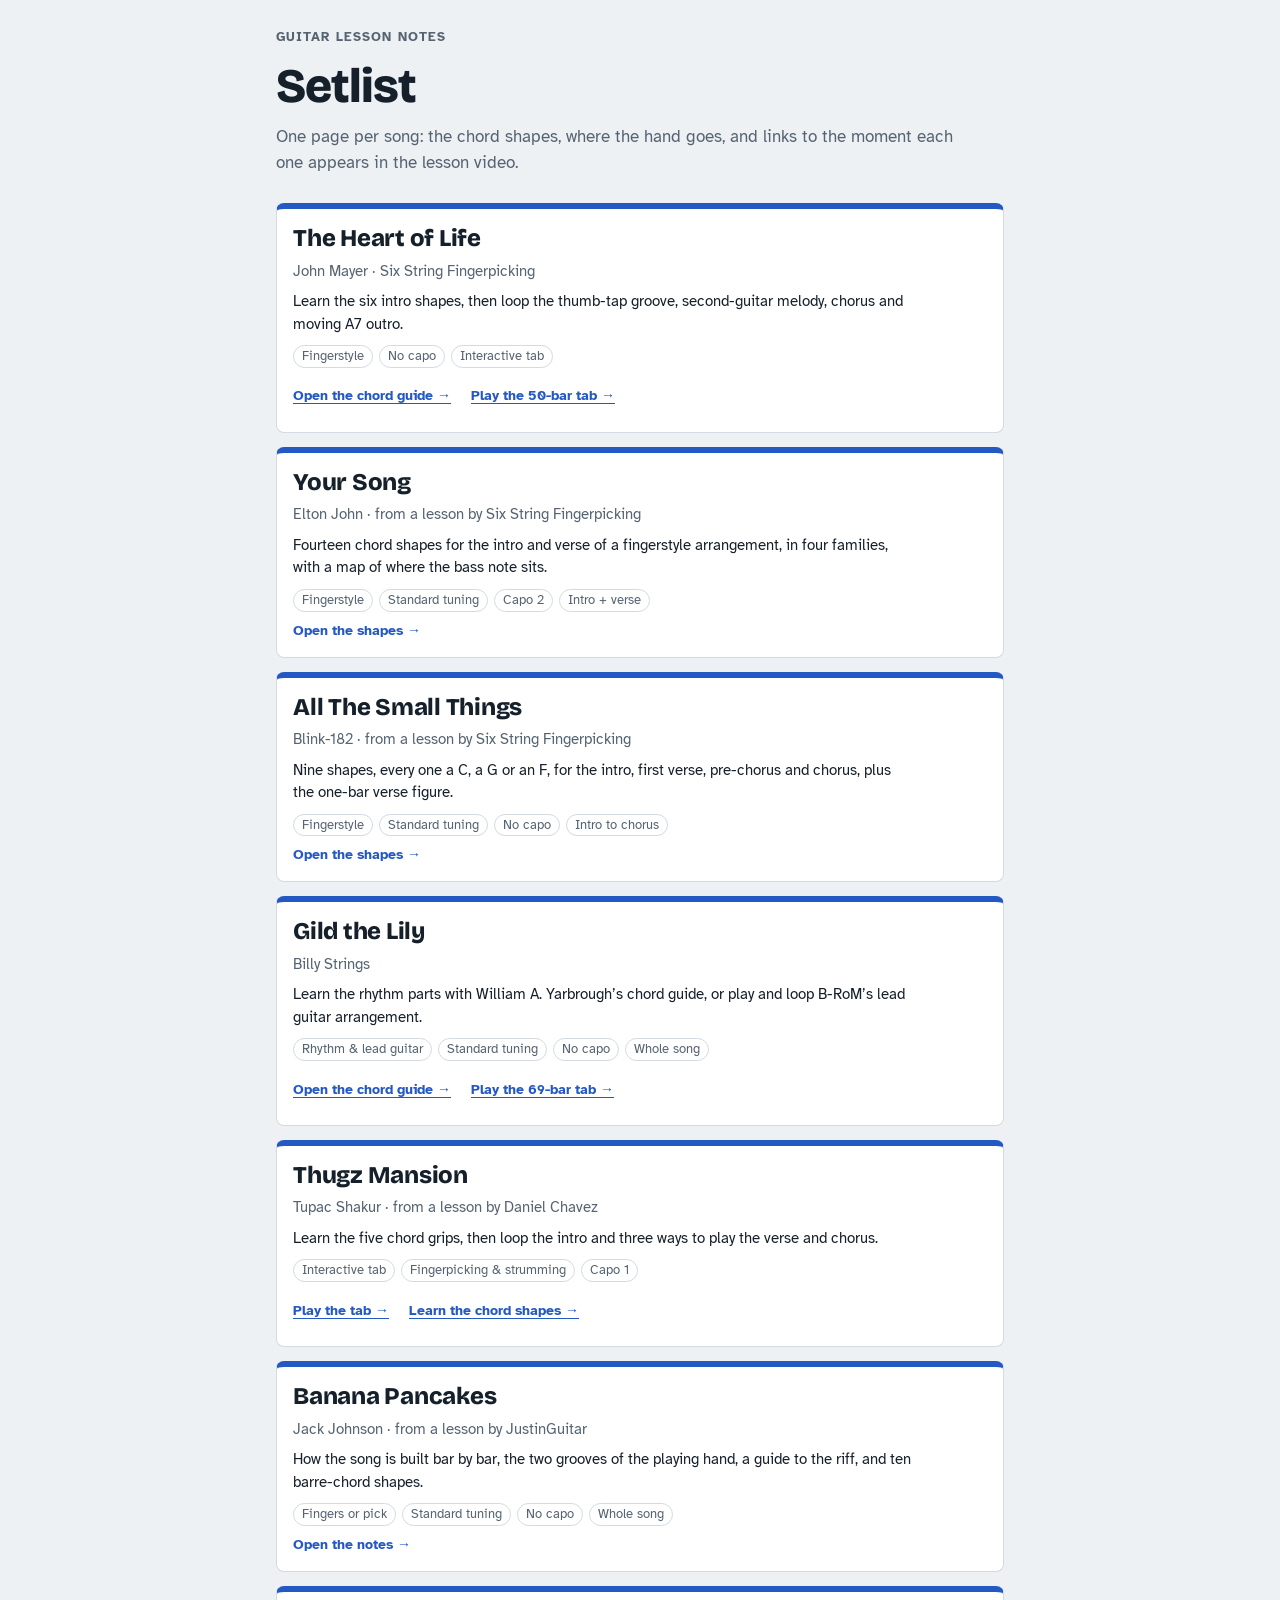
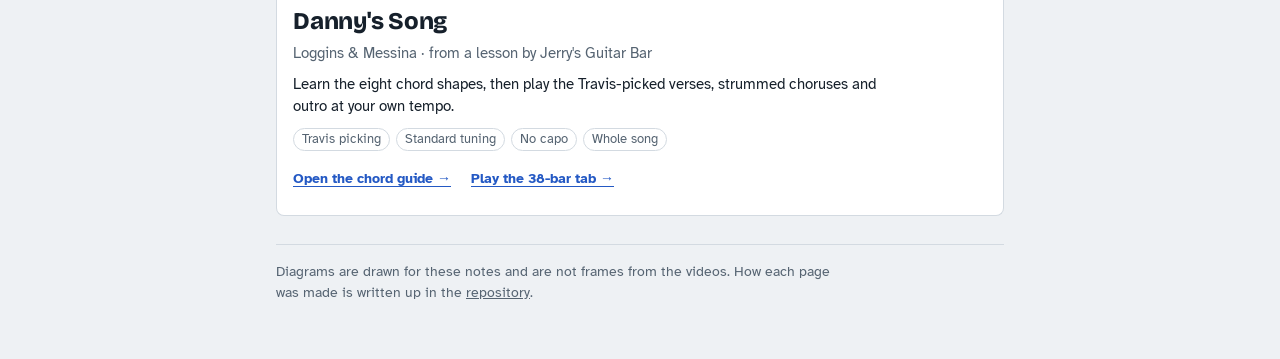
<file: index.html>
<!DOCTYPE html>
<html lang="en">
<head>
<meta charset="utf-8">
<meta name="viewport" content="width=device-width, initial-scale=1">
<title>Setlist</title>
<meta name="description" content="Guitar lesson notes, one page per song.">
<link rel="preconnect" href="https://fonts.googleapis.com">
<link rel="preconnect" href="https://fonts.gstatic.com" crossorigin>
<link href="https://fonts.googleapis.com/css2?family=Atkinson+Hyperlegible:wght@400;700&amp;family=Bricolage+Grotesque:opsz,wght@12..96,600..800&amp;display=swap" rel="stylesheet">
<style>
/* Same tokens as the song pages, so the list and the pages read as one site. */
:root {
  --bg: #eef1f4;
  --surface: #ffffff;
  --ink: #16202b;
  --muted: #566472;
  --line: #d3dae1;
  --accent: #2459c4;
  --font-display: "Bricolage Grotesque", "Avenir Next", "Segoe UI", sans-serif;
  --font-body: "Atkinson Hyperlegible", "Helvetica Neue", Arial, sans-serif;
}
@media (prefers-color-scheme: dark) {
  :root {
    color-scheme: dark;
    --bg: #10161d; --surface: #19212b; --ink: #e9eef3; --muted: #9aa8b6; --line: #2d3946;
    --accent: #86adff;
  }
}
* { box-sizing: border-box; }
html { -webkit-text-size-adjust: 100%; }
body { margin: 0; background: var(--bg); color: var(--ink); font: 400 16px/1.5 var(--font-body); }
main { max-width: 760px; margin: 0 auto; padding: 28px 16px 56px; display: grid; gap: 28px; }
h1, h2 { font-family: var(--font-display); text-wrap: balance; margin: 0; line-height: 1.1; }
h1 { font-size: clamp(2rem, 8vw, 3rem); font-weight: 800; letter-spacing: -0.02em; }
h2 { font-size: 1.5rem; font-weight: 800; letter-spacing: -0.01em; }
p { margin: 0; max-width: 62ch; }
a { color: inherit; }
a:focus-visible { outline: 3px solid var(--accent); outline-offset: 2px; border-radius: 8px; }
header { display: grid; gap: 12px; }
.eyebrow { font-size: .8125rem; letter-spacing: .08em; text-transform: uppercase; color: var(--muted); font-weight: 700; }
.lede { font-size: 1.0625rem; color: var(--muted); }
.songs { list-style: none; margin: 0; padding: 0; display: grid; gap: 14px; }
.song { display: grid; gap: 8px; padding: 16px; text-decoration: none; background: var(--surface); border: 1px solid var(--line); border-top: 6px solid var(--accent); border-radius: 8px; }
.song .by { color: var(--muted); font-size: .9375rem; }
.song .what { font-size: .9375rem; }
.tags { display: flex; flex-wrap: wrap; gap: 6px; margin-top: 2px; font-size: .8125rem; color: var(--muted); }
.tags span { border: 1px solid var(--line); border-radius: 99px; padding: 0 8px; line-height: 1.6; }
.go { font-size: .875rem; font-weight: 700; color: var(--accent); }
.song-with-player { position: relative; }
.song-actions { display: flex; flex-wrap: wrap; gap: 0 20px; }
.song-actions a { display: inline-flex; align-items: center; min-height: 40px; text-underline-offset: .2em; }
.song-actions .card-link::after { content: ""; position: absolute; inset: 0; border-radius: 8px; }
.song-actions .player-link { position: relative; }
footer { font-size: .875rem; color: var(--muted); border-top: 1px solid var(--line); padding-top: 16px; }
</style>
</head>
<body>
<main>
  <header>
    <p class="eyebrow">Guitar lesson notes</p>
    <h1>Setlist</h1>
    <p class="lede">One page per song: the chord shapes, where the hand goes, and links to the moment each one appears in the lesson video.</p>
  </header>

  <ul class="songs">
    <li class="song song-with-player">
      <h2>The Heart of Life</h2>
      <p class="by">John Mayer · Six String Fingerpicking</p>
      <p class="what">Learn the six intro shapes, then loop the thumb-tap groove, second-guitar melody, chorus and moving A7 outro.</p>
      <p class="tags"><span>Fingerstyle</span><span>No capo</span><span>Interactive tab</span></p>
      <div class="song-actions">
        <a class="go card-link" href="heart-of-life/index.html">Open the chord guide →</a>
        <a class="go player-link" href="heart-of-life/practice/index.html">Play the 50-bar tab →</a>
      </div>
    </li>
    <li>
      <a class="song" href="your-song/">
        <h2>Your Song</h2>
        <p class="by">Elton John · from a lesson by Six String Fingerpicking</p>
        <p class="what">Fourteen chord shapes for the intro and verse of a fingerstyle arrangement, in four families, with a map of where the bass note sits.</p>
        <p class="tags"><span>Fingerstyle</span><span>Standard tuning</span><span>Capo 2</span><span>Intro + verse</span></p>
        <p class="go">Open the shapes →</p>
      </a>
    </li>
    <li>
      <a class="song" href="all-the-small-things/">
        <h2>All The Small Things</h2>
        <p class="by">Blink-182 · from a lesson by Six String Fingerpicking</p>
        <p class="what">Nine shapes, every one a C, a G or an F, for the intro, first verse, pre-chorus and chorus, plus the one-bar verse figure.</p>
        <p class="tags"><span>Fingerstyle</span><span>Standard tuning</span><span>No capo</span><span>Intro to chorus</span></p>
        <p class="go">Open the shapes →</p>
      </a>
    </li>
    <li class="song song-with-player">
      <h2>Gild the Lily</h2>
      <p class="by">Billy Strings</p>
      <p class="what">Learn the rhythm parts with William A. Yarbrough’s chord guide, or play and loop B-RoM’s lead guitar arrangement.</p>
      <p class="tags"><span>Rhythm &amp; lead guitar</span><span>Standard tuning</span><span>No capo</span><span>Whole song</span></p>
      <div class="song-actions">
        <a class="go card-link" href="gild-the-lily/index.html">Open the chord guide →</a>
        <a class="go player-link" href="gild-the-lily/pre-intro/index.html">Play the 69-bar tab →</a>
      </div>
    </li>
    <li class="song song-with-player">
      <h2>Thugz Mansion</h2>
      <p class="by">Tupac Shakur · from a lesson by Daniel Chavez</p>
      <p class="what">Learn the five chord grips, then loop the intro and three ways to play the verse and chorus.</p>
      <p class="tags"><span>Interactive tab</span><span>Fingerpicking &amp; strumming</span><span>Capo 1</span></p>
      <div class="song-actions">
        <a class="go card-link" href="thugz-mansion/index.html" aria-label="Play the Thugz Mansion tab">Play the tab →</a>
        <a class="go player-link" href="thugz-mansion/chords.html">Learn the chord shapes →</a>
      </div>
    </li>
    <li>
      <a class="song" href="banana-pancakes/">
        <h2>Banana Pancakes</h2>
        <p class="by">Jack Johnson · from a lesson by JustinGuitar</p>
        <p class="what">How the song is built bar by bar, the two grooves of the playing hand, a guide to the riff, and ten barre-chord shapes.</p>
        <p class="tags"><span>Fingers or pick</span><span>Standard tuning</span><span>No capo</span><span>Whole song</span></p>
        <p class="go">Open the notes →</p>
      </a>
    </li>
    <li class="song song-with-player">
      <h2>Danny's Song</h2>
      <p class="by">Loggins &amp; Messina · from a lesson by Jerry's Guitar Bar</p>
      <p class="what">Learn the eight chord shapes, then play the Travis-picked verses, strummed choruses and outro at your own tempo.</p>
      <p class="tags"><span>Travis picking</span><span>Standard tuning</span><span>No capo</span><span>Whole song</span></p>
      <div class="song-actions">
        <a class="go card-link" href="dannys-song/index.html">Open the chord guide →</a>
        <a class="go player-link" href="dannys-song/practice/index.html">Play the 38-bar tab →</a>
      </div>
    </li>
  </ul>

  <footer>
    <p>Diagrams are drawn for these notes and are not frames from the videos. How each page was made is written up in the <a href="https://github.com/brendansudol/setlist">repository</a>.</p>
  </footer>
</main>
</body>
</html>
</file>
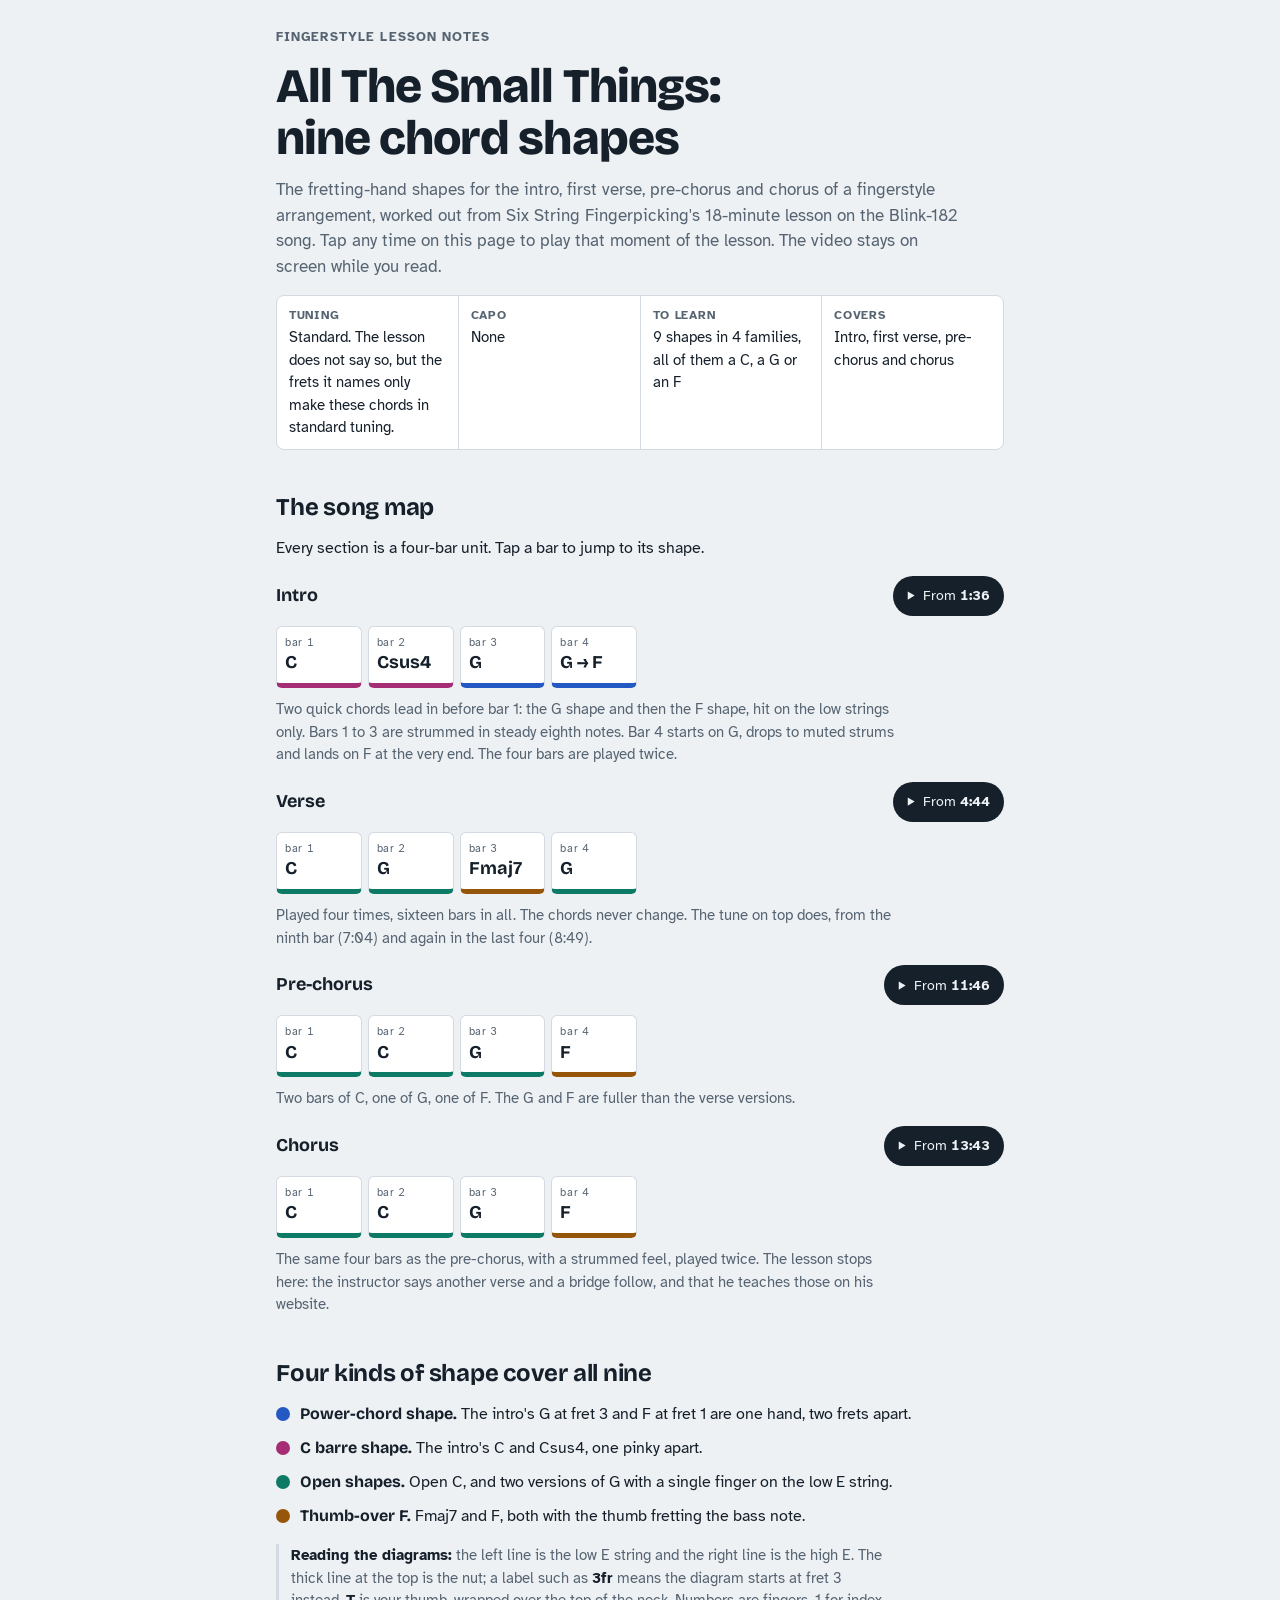
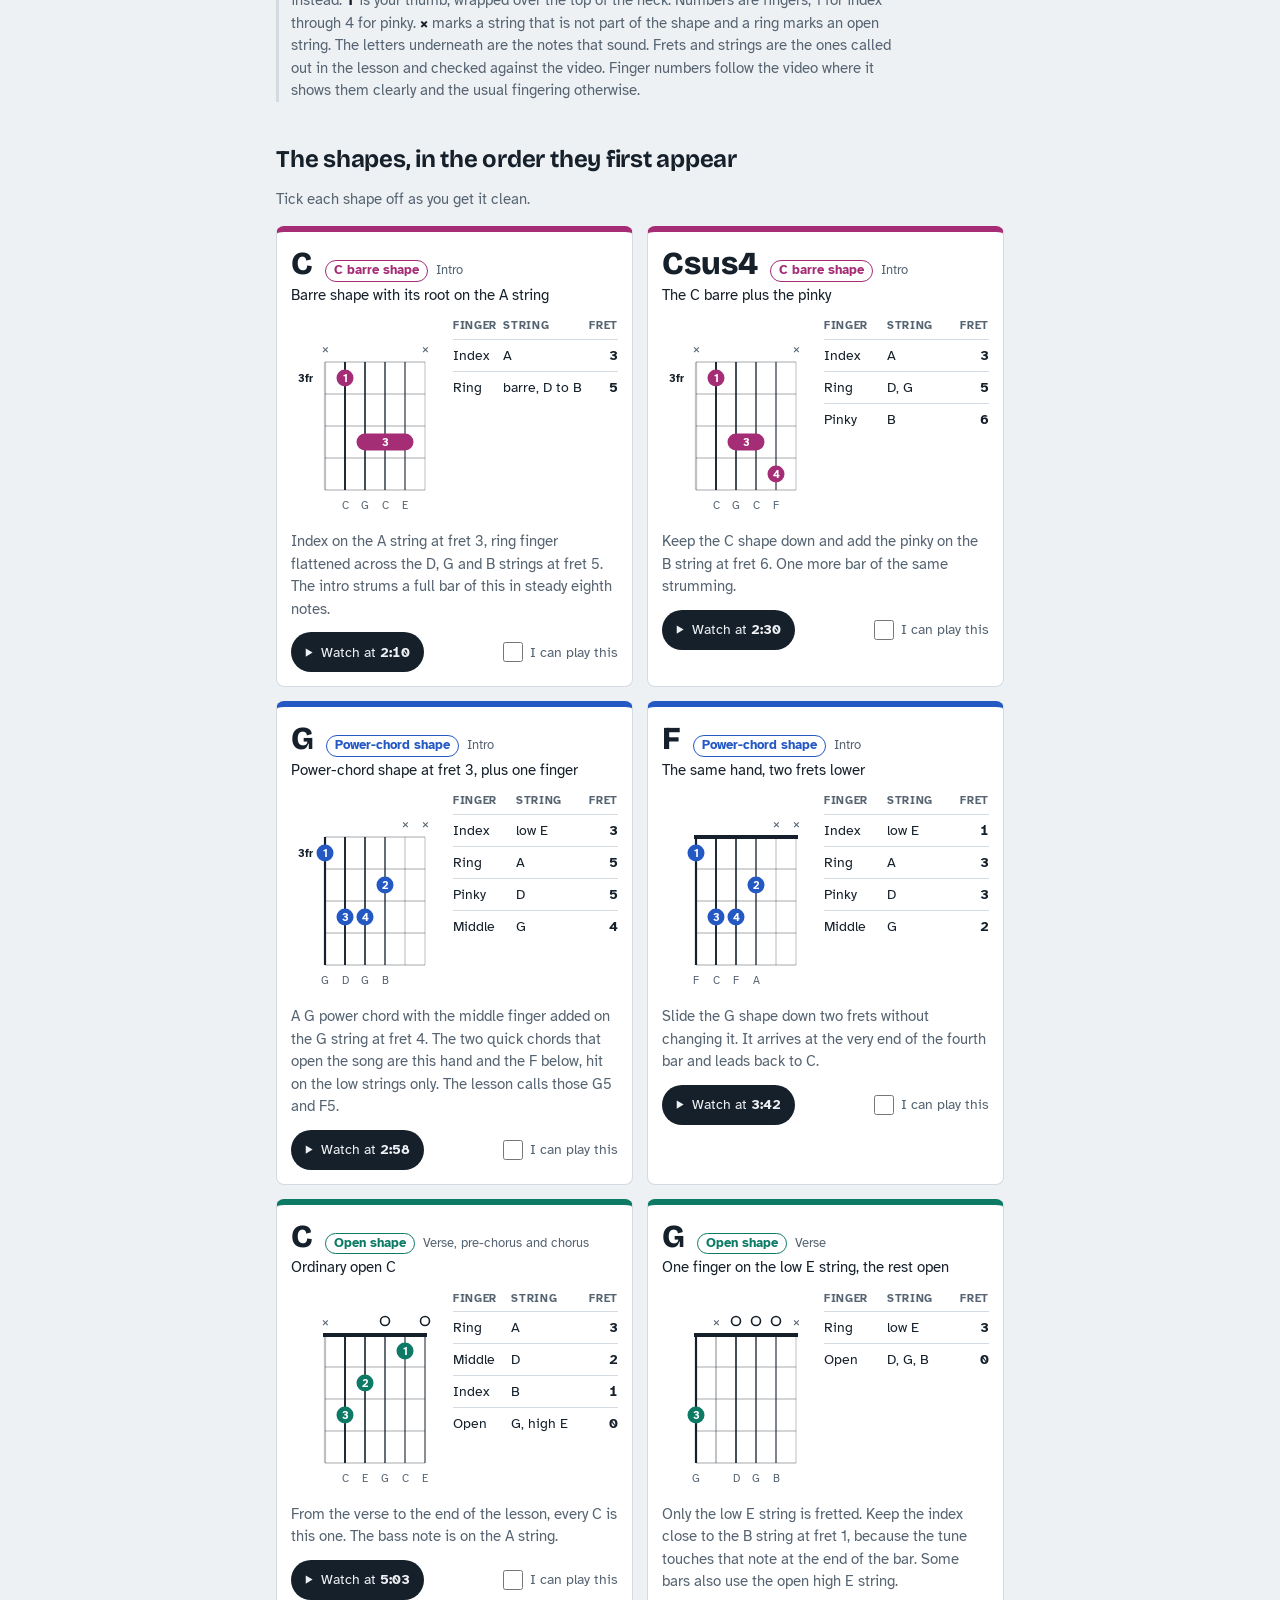
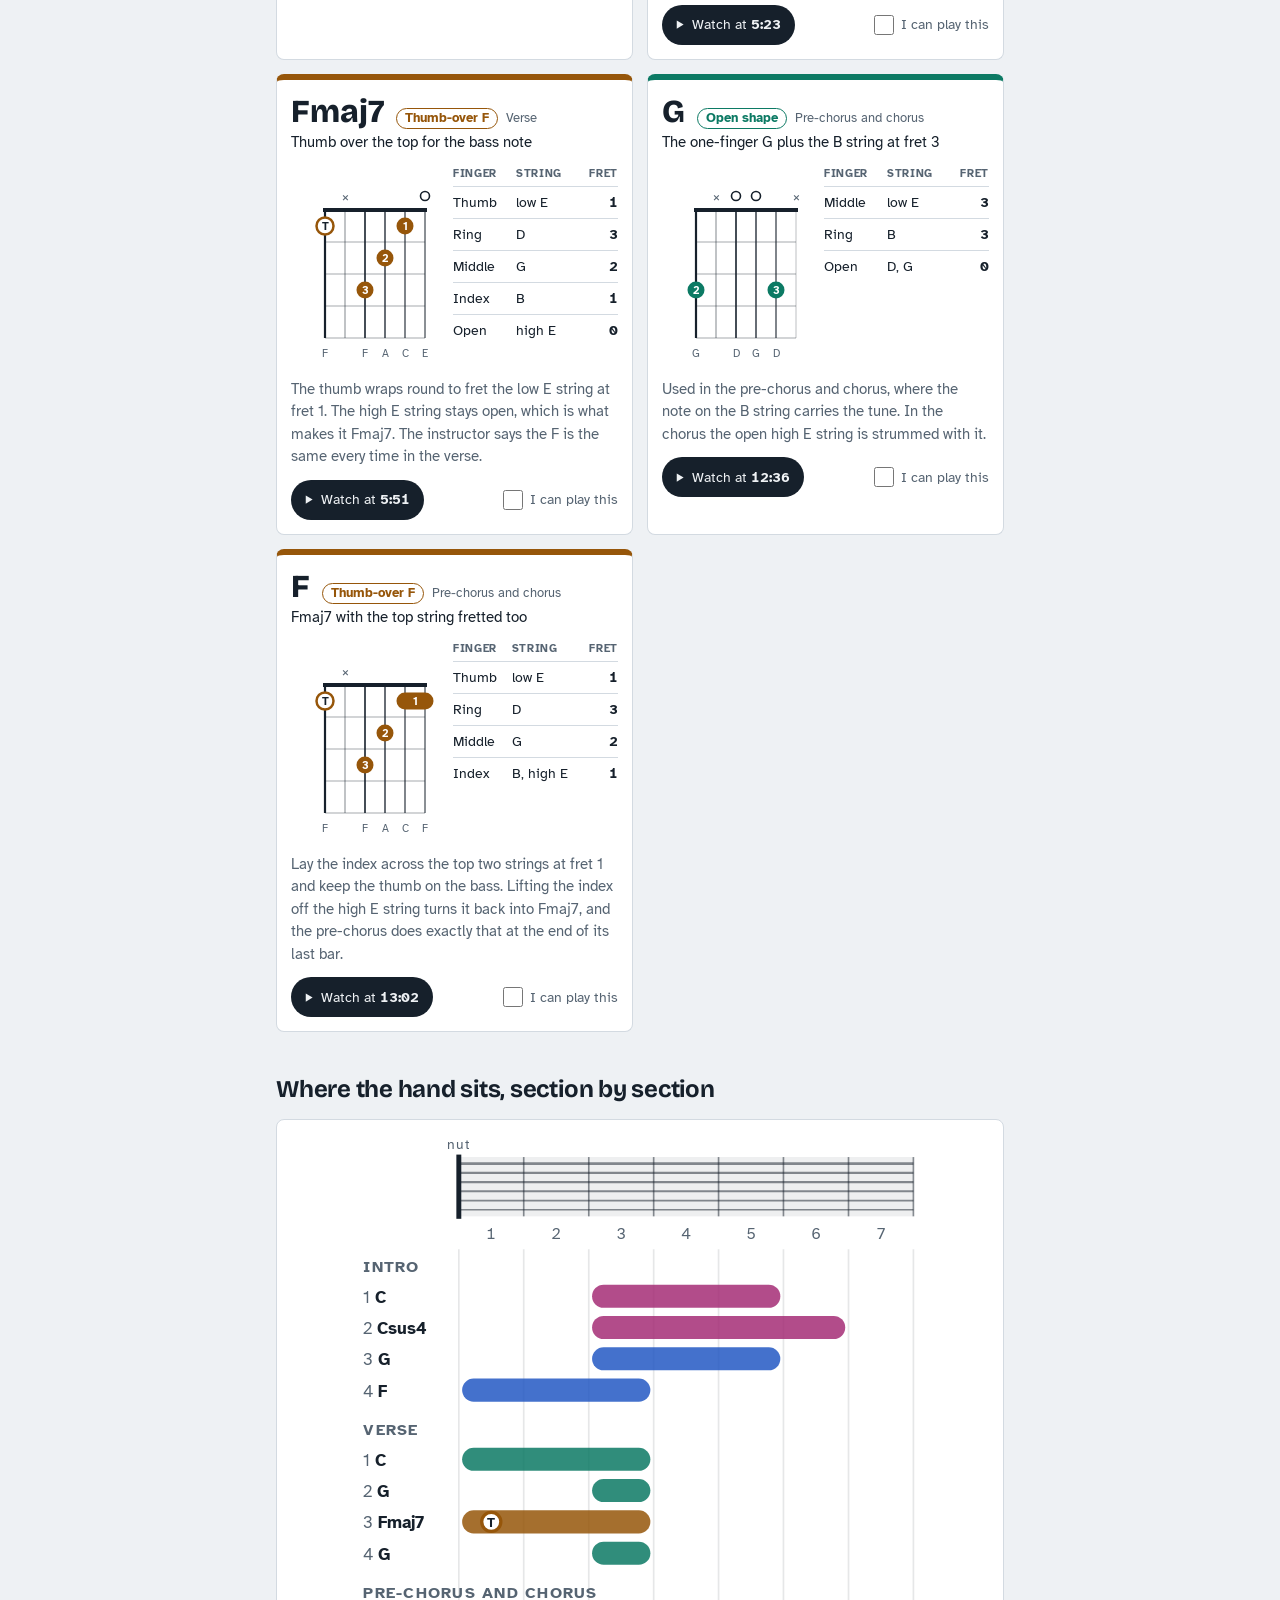
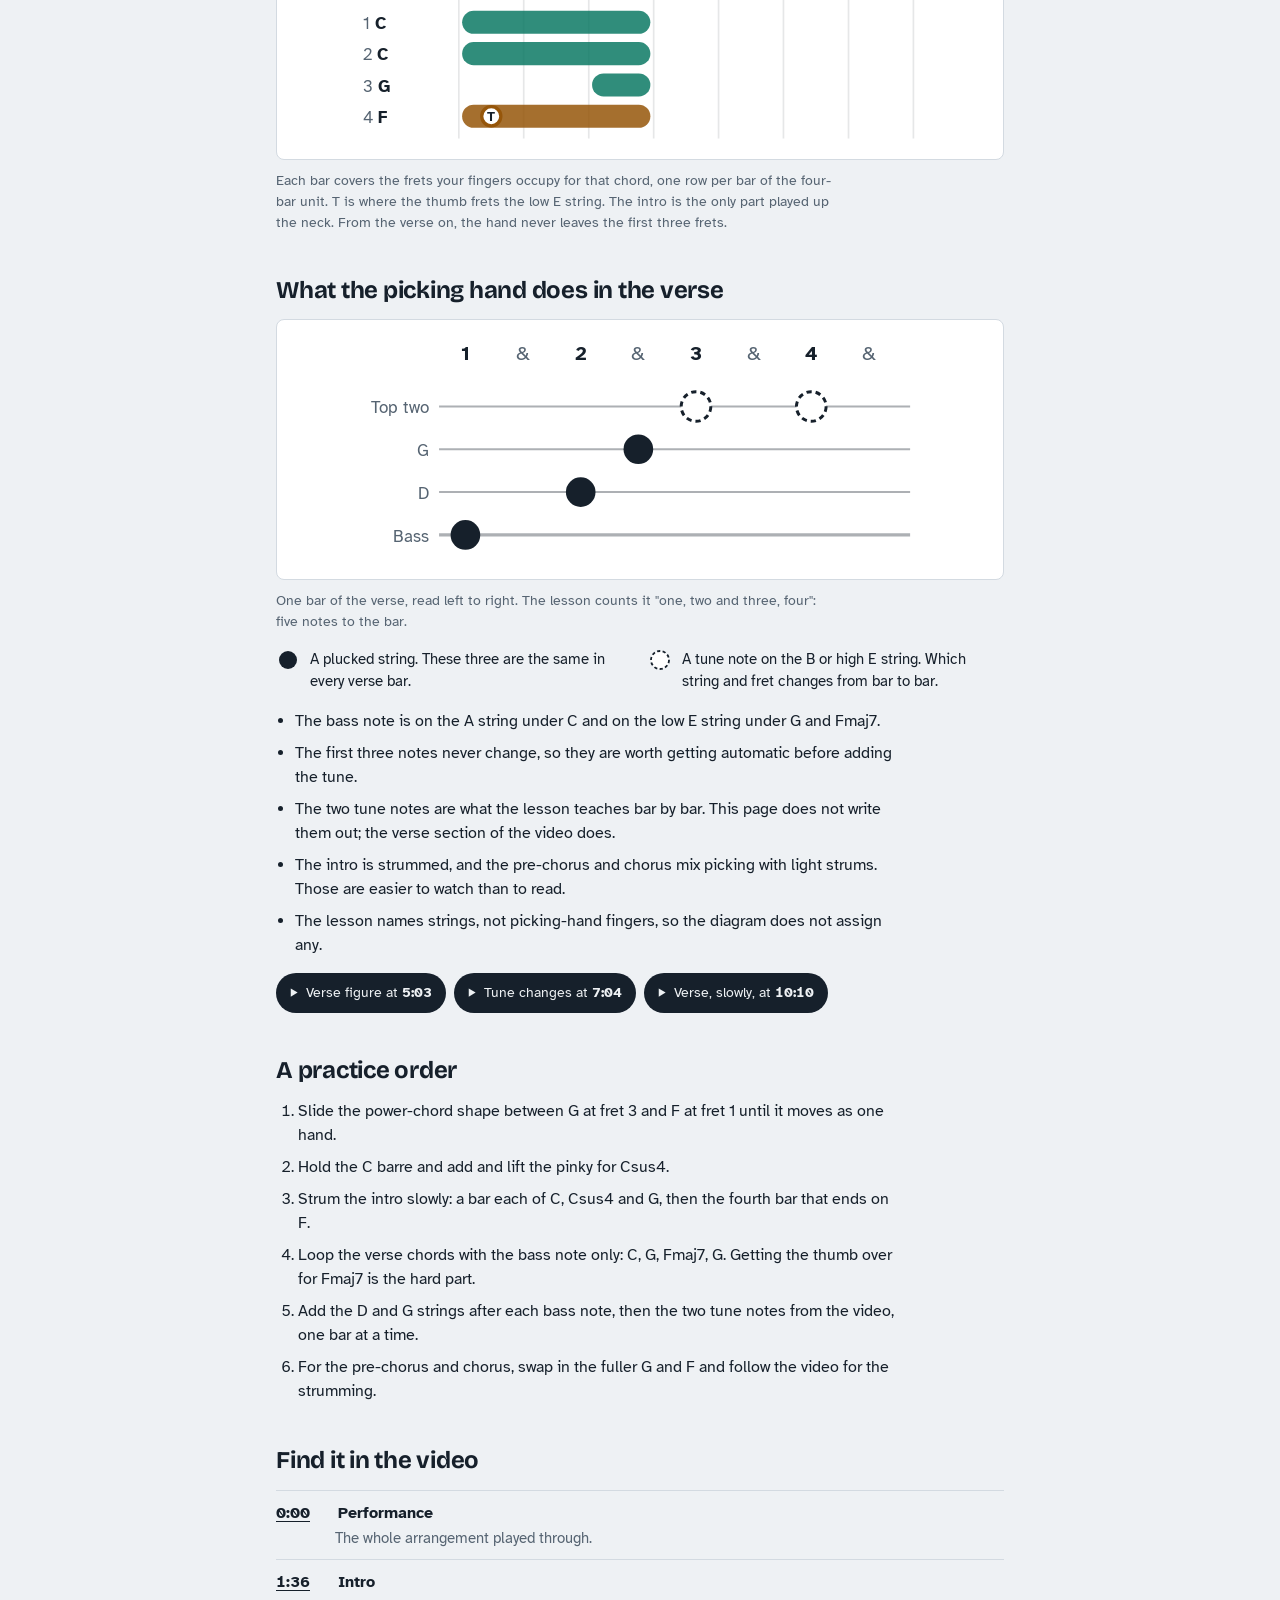
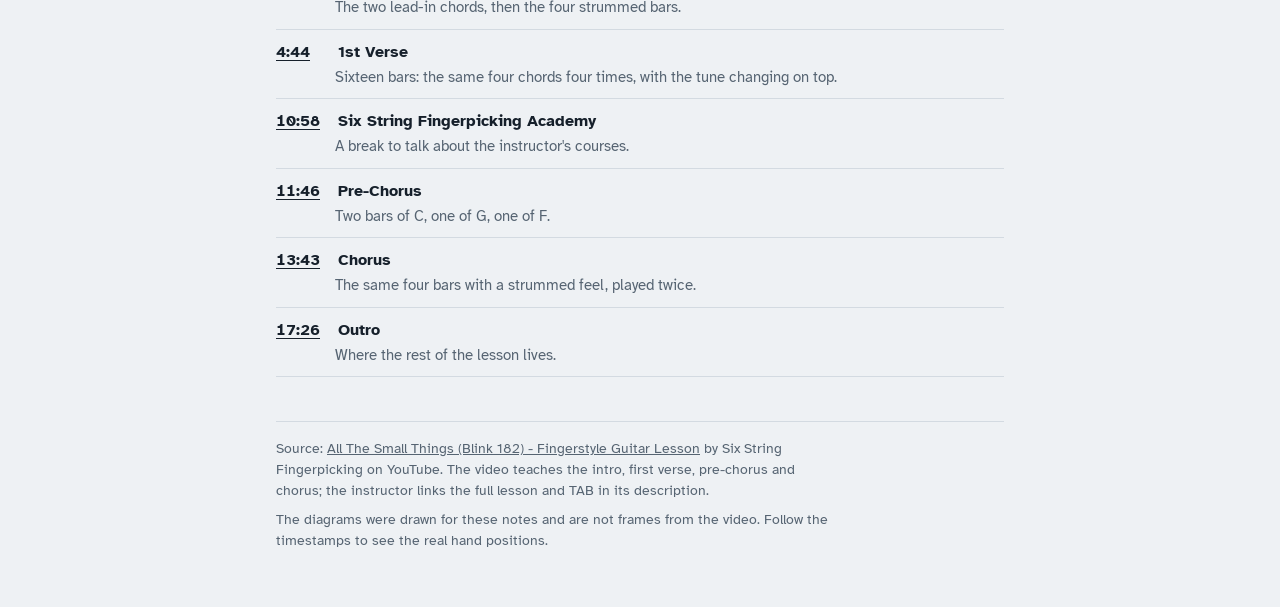
<file: all-the-small-things/index.html>
<!DOCTYPE html>
<html lang="en">
<head>
<meta charset="utf-8">
<meta name="viewport" content="width=device-width, initial-scale=1">
<title>All The Small Things Chord Shapes</title>
<link rel="preconnect" href="https://fonts.googleapis.com">
<link rel="preconnect" href="https://fonts.gstatic.com" crossorigin>
<link href="https://fonts.googleapis.com/css2?family=Atkinson+Hyperlegible:wght@400;700&amp;family=Bricolage+Grotesque:opsz,wght@12..96,600..800&amp;display=swap" rel="stylesheet">
<style>
:root {
  /* Layout: one reading column for a phone propped by the guitar. Chrome stays grey;
     the only colour is the four hand-shape families, used the same way everywhere. */
  --bg: #eef1f4;
  --surface: #ffffff;
  --ink: #16202b;
  --muted: #566472;
  --line: #d3dae1;
  --open: #0c7a64;    /* open shapes: open C and the two one-finger Gs */
  --cbarre: #a52d76;  /* C barre shape: C, Csus4 */
  --power: #2459c4;   /* power-chord shape: G, F */
  --thumb: #96560a;   /* thumb-over F: Fmaj7, F */
  --on-dot: #ffffff;
  --font-display: "Bricolage Grotesque", "Avenir Next", "Segoe UI", sans-serif;
  --font-body: "Atkinson Hyperlegible", "Helvetica Neue", Arial, sans-serif;
}
@media (prefers-color-scheme: dark) {
  :root:not([data-theme="light"]) {
    color-scheme: dark;
    --bg: #10161d; --surface: #19212b; --ink: #e9eef3; --muted: #9aa8b6; --line: #2d3946;
    --open: #5ad0b3; --cbarre: #f090c8; --power: #86adff; --thumb: #f0b566; --on-dot: #10161d;
  }
}
:root[data-theme="dark"] {
  color-scheme: dark;
  --bg: #10161d; --surface: #19212b; --ink: #e9eef3; --muted: #9aa8b6; --line: #2d3946;
  --open: #5ad0b3; --cbarre: #f090c8; --power: #86adff; --thumb: #f0b566; --on-dot: #10161d;
}
.fam-open   { --fam: var(--open); }
.fam-cbarre    { --fam: var(--cbarre); }
.fam-power  { --fam: var(--power); }
.fam-thumb  { --fam: var(--thumb); }

* { box-sizing: border-box; }
html { -webkit-text-size-adjust: 100%; }
body {
  margin: 0; background: var(--bg); color: var(--ink);
  font: 400 16px/1.5 var(--font-body);
}
main { max-width: 760px; margin: 0 auto; padding: 28px 16px 56px; display: grid; gap: 44px; }
h1, h2, h3 { font-family: var(--font-display); text-wrap: balance; margin: 0; line-height: 1.1; }
h1 { font-size: clamp(2rem, 8vw, 3rem); font-weight: 800; letter-spacing: -0.02em; }
h2 { font-size: 1.5rem; font-weight: 700; letter-spacing: -0.01em; }
p { margin: 0; max-width: 62ch; }
a { color: inherit; }
a:focus-visible, input:focus-visible { outline: 3px solid var(--power); outline-offset: 2px; border-radius: 4px; }
section { display: grid; gap: 16px; }
.lede { font-size: 1.0625rem; color: var(--muted); }
.eyebrow { font-size: .8125rem; letter-spacing: .08em; text-transform: uppercase; color: var(--muted); font-weight: 700; }
header.top { display: grid; gap: 12px; }

.facts { display: grid; grid-template-columns: repeat(auto-fit, minmax(150px, 1fr)); gap: 1px; margin: 4px 0 0; background: var(--line); border: 1px solid var(--line); border-radius: 8px; overflow: hidden; }
.facts div { background: var(--surface); padding: 10px 12px; }
.facts dt { font-size: .75rem; letter-spacing: .06em; text-transform: uppercase; color: var(--muted); font-weight: 700; }
.facts dd { margin: 2px 0 0; font-size: .9375rem; }

/* the chord map */
.part { display: grid; gap: 10px; }
.part-head { display: flex; flex-wrap: wrap; gap: 6px 12px; align-items: center; justify-content: space-between; }
.part-head h3 { font-size: 1.125rem; font-weight: 700; }
.loop { list-style: none; margin: 0; padding: 0; display: grid; grid-template-columns: repeat(4, 1fr); gap: 6px; }
@media (min-width: 620px) { .loop { grid-template-columns: repeat(8, 1fr); } }
.loop a { display: grid; gap: 2px; padding: 8px 6px 10px 8px; text-decoration: none; background: var(--surface); border: 1px solid var(--line); border-bottom: 5px solid var(--fam); border-radius: 6px; }
.loop .bar { font-size: .6875rem; letter-spacing: .06em; color: var(--muted); font-variant-numeric: tabular-nums; }
.loop .nm { font: 700 1.125rem/1.1 var(--font-display); }
.note { font-size: .9375rem; color: var(--muted); }

/* shape families */
.families { list-style: none; margin: 0; padding: 0; display: grid; gap: 10px; }
.families li { display: grid; grid-template-columns: 14px 1fr; gap: 10px; align-items: start; }
.families .sw { width: 14px; height: 14px; border-radius: 50%; background: var(--fam); margin-top: 5px; }
.families strong { font-family: var(--font-display); }
.readme { border-left: 3px solid var(--line); padding-left: 12px; color: var(--muted); font-size: .9375rem; }
.readme b { color: var(--ink); }

/* chord cards */
.cards { display: grid; grid-template-columns: repeat(auto-fit, minmax(288px, 1fr)); gap: 14px; }
.chord { background: var(--surface); border: 1px solid var(--line); border-top: 6px solid var(--fam); border-radius: 8px; padding: 14px; display: grid; gap: 12px; align-content: start; scroll-margin-top: calc(var(--player-h, 0px) + 12px); /* a bar tapped in the song map lands below the open video */ }
.chord header { display: grid; grid-template-columns: auto 1fr; column-gap: 12px; row-gap: 2px; align-items: baseline; }
.chord h3 { font-size: 2rem; font-weight: 800; }
.meta { display: flex; flex-wrap: wrap; gap: 4px 8px; align-items: center; font-size: .8125rem; color: var(--muted); }
.tag { color: var(--fam); font-weight: 700; border: 1.5px solid var(--fam); border-radius: 99px; padding: 0 8px; line-height: 1.5; white-space: nowrap; }
.where { grid-column: 1 / -1; font-size: .9375rem; }
.chord-body { display: flex; flex-wrap: wrap; gap: 12px; align-items: flex-start; }
.chordbox { width: 150px; height: auto; flex: 0 0 150px; display: block; }
.fingers { flex: 1 1 120px; border-collapse: collapse; font-size: .875rem; font-variant-numeric: tabular-nums; }
.fingers th { text-align: left; font-size: .6875rem; text-transform: uppercase; letter-spacing: .06em; color: var(--muted); font-weight: 700; padding: 0 6px 4px 0; }
.fingers td { padding: 5px 6px 5px 0; border-top: 1px solid var(--line); }
.fingers .num { text-align: right; padding-right: 0; font-weight: 700; }
.tip { font-size: .9375rem; color: var(--muted); }
.chord footer { display: flex; flex-wrap: wrap; gap: 10px 14px; align-items: center; justify-content: space-between; }
.watch { display: inline-flex; align-items: center; gap: 7px; min-height: 40px; padding: 6px 14px 6px 12px; border-radius: 99px; background: var(--ink); color: var(--bg); text-decoration: none; font-size: .875rem; }
.watch .play { width: 11px; height: 11px; fill: currentColor; flex: none; }
.watch b { font-variant-numeric: tabular-nums; }
.got { display: inline-flex; align-items: center; gap: 7px; min-height: 40px; font-size: .875rem; color: var(--muted); cursor: pointer; }
.got input { width: 20px; height: 20px; accent-color: var(--fam); margin: 0; }
.progress { font-size: .9375rem; color: var(--muted); }

/* diagrams */
svg text { font-family: var(--font-body); }
.string { stroke: var(--ink); }
.string-off { opacity: .28; }
.fret { stroke: var(--ink); stroke-width: 1; opacity: .38; }
.nut { stroke: var(--ink); stroke-width: 4; stroke-linecap: square; }
.dot { fill: var(--fam); }
.dot-t { fill: var(--surface); stroke: var(--fam); stroke-width: 2.5; }
.fn { fill: var(--on-dot); font-size: 10.5px; font-weight: 700; text-anchor: middle; }
.ft { fill: var(--ink); }
.startfret { fill: var(--ink); font-size: 11px; font-weight: 700; text-anchor: end; }
.nutlab { fill: var(--muted); font-size: 8.5px; text-anchor: middle; letter-spacing: .04em; }
.mk { fill: var(--muted); font-size: 13px; text-anchor: middle; }
.openring { fill: none; stroke: var(--ink); stroke-width: 1.6; }
.nn { fill: var(--muted); font-size: 10.5px; text-anchor: middle; }

figure { margin: 0; display: grid; gap: 10px; }
figcaption { font-size: .875rem; color: var(--muted); max-width: 62ch; }
.panel { background: var(--surface); border: 1px solid var(--line); border-radius: 8px; padding: 14px 12px; }
.travel, .pick { display: block; width: 100%; max-width: 560px; height: auto; margin: 0 auto; }
.board { fill: var(--ink); opacity: .07; }
.travel .string { opacity: .5; }
.travel .fret { opacity: .5; }
.travel .nut { stroke-width: 3; }
.grid { stroke: var(--ink); opacity: .1; }
.fnum { fill: var(--muted); font-size: 9.5px; text-anchor: middle; font-variant-numeric: tabular-nums; }
.rowlab { fill: var(--ink); font-size: 10.5px; font-weight: 700; }
.rowlab .ord { fill: var(--muted); font-weight: 400; }
.blocklab { fill: var(--muted); font-size: 9.5px; font-weight: 700; letter-spacing: .08em; text-transform: uppercase; }
.span { fill: var(--fam); opacity: .85; }
.travel .dot-t { stroke-width: 2; }
.travel .fn { font-size: 8px; }

.slab { fill: var(--muted); font-size: 10.5px; text-anchor: end; }

.pick .string { opacity: .35; }
.beat { fill: var(--ink); font-size: 12px; font-weight: 700; text-anchor: middle; }
.beat.off { fill: var(--muted); font-weight: 400; }
.ev { fill: var(--ink); }
.ev-tune { fill: var(--surface); stroke: var(--ink); stroke-width: 1.8; stroke-dasharray: 3.2 2.4; }
.legend { list-style: none; margin: 0; padding: 0; display: grid; grid-template-columns: repeat(auto-fit, minmax(220px, 1fr)); gap: 8px 16px; font-size: .9375rem; }
.legend li { display: grid; grid-template-columns: 24px 1fr; gap: 10px; align-items: start; }
.legend-ico { width: 24px; height: 24px; display: block; }
.linkrow { display: flex; flex-wrap: wrap; gap: 8px; }

.points { margin: 0; padding-left: 1.2em; display: grid; gap: 8px; max-width: 62ch; }


/* chapter list */
.chapters { list-style: none; margin: 0; padding: 0; border-top: 1px solid var(--line); }
.chapters li { display: grid; gap: 2px; padding: 10px 0; border-bottom: 1px solid var(--line); }
.chapters a { display: grid; grid-template-columns: 3.4em 1fr; gap: 8px; text-decoration: none; font-weight: 700; }
.chapters .t { font-variant-numeric: tabular-nums; text-decoration: underline; text-underline-offset: 3px; }
.chapters .what { padding-left: calc(3.4em + 8px); color: var(--muted); font-size: .9375rem; }
.steps { margin: 0; padding-left: 1.4em; display: grid; gap: 8px; max-width: 62ch; }
.source { font-size: .875rem; color: var(--muted); border-top: 1px solid var(--line); padding-top: 16px; display: grid; gap: 8px; }
@media (prefers-reduced-motion: no-preference) { html { scroll-behavior: smooth; } }

/* The lesson video. Hidden until a timestamp is tapped; after that it stays on screen
   while the page scrolls, so the video and a diagram are visible together. Where it
   sits depends on the width of the window:
     under 700px   a band across the top: the video, then a row of controls
     from 700px    the same band, with the controls beside the video
     from 1100px   a box in the right margin; the reading column slides left to make
                   room, and the page keeps the whole height of the window
   The script moves the page itself when the video opens and closes, so the browser's
   own scroll anchoring is turned off to stop the two corrections adding up. */
html, body { overflow-anchor: none; }
.player { position: sticky; top: 0; z-index: 5; background: var(--surface); border-bottom: 1px solid var(--line); box-shadow: 0 4px 16px rgb(0 0 0 / .14); }
.player[hidden] { display: none; }
.player-in { max-width: 760px; margin: 0 auto; }
.player-frame { position: relative; width: min(100%, calc(42vh * 16 / 9)); aspect-ratio: 16 / 9; margin: 0 auto; background: #000; }
.player-frame iframe { position: absolute; inset: 0; width: 100%; height: 100%; border: 0; }
.player-msg { position: absolute; inset: 0; z-index: 1; display: grid; place-content: center; justify-items: center; gap: 8px; padding: 16px; text-align: center; background: #000; color: #fff; font-size: .9375rem; }
.player-msg[hidden] { display: none; }
.player-msg a { color: #fff; font-weight: 700; }
.player-bar { display: flex; align-items: center; gap: 8px; padding: 6px 8px 6px 14px; }
.player-title { flex: 1 1 0; min-width: 0; font-weight: 700; font-size: .9375rem; white-space: nowrap; overflow: hidden; text-overflow: ellipsis; }
.pbtn { flex: none; min-width: 44px; min-height: 40px; padding: 0 12px; border: 1px solid var(--line); border-radius: 99px; background: transparent; color: var(--ink); font: 700 .8125rem/1 var(--font-body); font-variant-numeric: tabular-nums; cursor: pointer; -webkit-tap-highlight-color: transparent; }
.pbtn[aria-pressed="true"] { background: var(--ink); border-color: var(--ink); color: var(--bg); }
.pbtn:disabled { opacity: .45; cursor: default; }
.pbtn:focus-visible { outline: 3px solid var(--power); outline-offset: 2px; }
.pbtn-x { width: 40px; min-width: 40px; padding: 0; }
.pbtn-x svg { display: block; width: 12px; height: 12px; margin: 0 auto; }
.player-jumps { display: none; }  /* section shortcuts: only where there is room for them */

@media (min-width: 700px) {
  /* The controls sit beside the video, so the band is only as tall as the video. */
  .player-in { display: grid; grid-template-columns: auto minmax(0, 1fr); padding: 0 16px; }
  .player-frame { width: min(54vw, calc(42vh * 16 / 9)); margin: 0; }
  .player-bar { display: grid; grid-template-columns: auto auto minmax(0, 1fr) auto; grid-template-rows: auto 1fr auto; gap: 10px 8px; padding: 12px 0 12px 20px; }
  .player-title { grid-column: 1 / 4; grid-row: 1; font: 700 1.25rem/1.15 var(--font-display); white-space: normal; }
  .pbtn-x { grid-column: 4; grid-row: 1; align-self: start; }
  .player-jumps { grid-column: 1 / -1; grid-row: 2; align-self: start; display: flex; flex-wrap: wrap; gap: 6px; }
  .player-jumps a { display: inline-flex; align-items: center; min-height: 32px; padding: 0 11px; border: 1px solid var(--line); border-radius: 99px; color: var(--muted); font-size: .8125rem; font-weight: 700; text-decoration: none; }
  .player-jumps a:hover { color: var(--ink); border-color: var(--ink); }
  #player-speed { grid-column: 1; grid-row: 3; }
  #player-loop { grid-column: 2; grid-row: 3; }
}
@media (min-width: 700px) and (min-height: 600px) { .player-frame { width: min(54vw, calc(34vh * 16 / 9)); } }  /* on a tall window, leave more room for the cards */

@media (min-width: 1100px) {
  /* The video leaves the reading column for a box on the right. --rail is its width:
     whatever the window has left over once the column has its full 760px, between
     340px and 600px, and never so tall that the controls under it leave the screen.
     --col is the column's width and --edge the margin left on each side of the pair. */
  :root {
    --rail: min(clamp(340px, calc(100vw - 784px), 600px), calc((100vh - 220px) * 16 / 9));
    --col: min(760px, calc(100vw - var(--rail) - 24px));
    --edge: calc((100vw - var(--col) - var(--rail) - 8px) / 2);
  }
  :root.dock-open main { max-width: var(--col); margin-left: var(--edge); margin-right: 0; }
  .player { position: fixed; top: 16px; right: var(--edge); width: var(--rail); max-height: calc(100vh - 32px); overflow: hidden auto; border: 1px solid var(--line); border-radius: 12px; box-shadow: 0 8px 28px rgb(0 0 0 / .2); }
  .player-in { display: block; max-width: none; padding: 0; }
  .player-frame { width: 100%; }
  .player-bar { padding: 14px 12px 14px 16px; }
}
@media print { .player { display: none; } }
</style>
</head>
<body>

<aside class="player" id="player" aria-label="Lesson video" hidden>
  <div class="player-in">
    <div class="player-frame">
      <div id="player-video"></div>
      <div class="player-msg" id="player-msg" hidden><span id="player-msg-text"></span><a id="player-msg-link" href="https://youtu.be/hsBlzBTk9Xc">Open this part on YouTube</a></div>
    </div>
    <div class="player-bar">
      <p class="player-title" id="player-title" aria-live="polite"></p>
      <nav class="player-jumps" aria-label="Jump to a section"><a href="https://youtu.be/hsBlzBTk9Xc?t=96" data-t="96" data-part="Intro">Intro</a><a href="https://youtu.be/hsBlzBTk9Xc?t=284" data-t="284" data-part="Verse">Verse</a><a href="https://youtu.be/hsBlzBTk9Xc?t=706" data-t="706" data-part="Pre-chorus">Pre-chorus</a><a href="https://youtu.be/hsBlzBTk9Xc?t=823" data-t="823" data-part="Chorus">Chorus</a></nav>
      <button type="button" class="pbtn" id="player-speed">1×</button>
      <button type="button" class="pbtn" id="player-loop" aria-pressed="false" disabled>Loop from here</button>
      <button type="button" class="pbtn pbtn-x" id="player-close" aria-label="Close the video"><svg viewBox="0 0 12 12" aria-hidden="true"><path d="M2 2l8 8M10 2l-8 8" fill="none" stroke="currentColor" stroke-width="1.8" stroke-linecap="round"/></svg></button>
    </div>
  </div>
</aside>

<main>

<header class="top">
  <p class="eyebrow">Fingerstyle lesson notes</p>
  <h1>All The Small Things: nine chord shapes</h1>
  <p class="lede">The fretting-hand shapes for the intro, first verse, pre-chorus and chorus of a fingerstyle arrangement, worked out from Six String Fingerpicking's 18-minute lesson on the Blink-182 song. Tap any time on this page to play that moment of the lesson. The video stays on screen while you read.</p>
  <dl class="facts">
    <div><dt>Tuning</dt><dd>Standard. The lesson does not say so, but the frets it names only make these chords in standard tuning.</dd></div>
    <div><dt>Capo</dt><dd>None</dd></div>
    <div><dt>To learn</dt><dd>9 shapes in 4 families, all of them a C, a G or an F</dd></div>
    <div><dt>Covers</dt><dd>Intro, first verse, pre-chorus and chorus</dd></div>
  </dl>
</header>

<section aria-labelledby="h-map">
  <h2 id="h-map">The song map</h2>
  <p>Every section is a four-bar unit. Tap a bar to jump to its shape.</p>
  <div class="part">
    <div class="part-head"><h3>Intro</h3><a class="watch" href="https://youtu.be/hsBlzBTk9Xc?t=96" data-t="96" data-part="Intro"><svg class="play" viewBox="0 0 12 12" aria-hidden="true"><path d="M3 1.5v9l7.5-4.5z"/></svg><span>From <b>1:36</b></span></a></div>
    <ol class="loop"><li class="fam-cbarre"><a href="#chord-c-barre"><span class="bar">bar 1</span><span class="nm">C</span></a></li><li class="fam-cbarre"><a href="#chord-csus4"><span class="bar">bar 2</span><span class="nm">Csus4</span></a></li><li class="fam-power"><a href="#chord-g-shape"><span class="bar">bar 3</span><span class="nm">G</span></a></li><li class="fam-power"><a href="#chord-f-shape"><span class="bar">bar 4</span><span class="nm">G → F</span></a></li></ol>
    <p class="note">Two quick chords lead in before bar 1: the G shape and then the F shape, hit on the low strings only. Bars 1 to 3 are strummed in steady eighth notes. Bar 4 starts on G, drops to muted strums and lands on F at the very end. The four bars are played twice.</p>
  </div>
  <div class="part">
    <div class="part-head"><h3>Verse</h3><a class="watch" href="https://youtu.be/hsBlzBTk9Xc?t=284" data-t="284" data-part="Verse"><svg class="play" viewBox="0 0 12 12" aria-hidden="true"><path d="M3 1.5v9l7.5-4.5z"/></svg><span>From <b>4:44</b></span></a></div>
    <ol class="loop"><li class="fam-open"><a href="#chord-c-open"><span class="bar">bar 1</span><span class="nm">C</span></a></li><li class="fam-open"><a href="#chord-g-one"><span class="bar">bar 2</span><span class="nm">G</span></a></li><li class="fam-thumb"><a href="#chord-fmaj7"><span class="bar">bar 3</span><span class="nm">Fmaj7</span></a></li><li class="fam-open"><a href="#chord-g-one"><span class="bar">bar 4</span><span class="nm">G</span></a></li></ol>
    <p class="note">Played four times, sixteen bars in all. The chords never change. The tune on top does, from the ninth bar (7:04) and again in the last four (8:49).</p>
  </div>
  <div class="part">
    <div class="part-head"><h3>Pre-chorus</h3><a class="watch" href="https://youtu.be/hsBlzBTk9Xc?t=706" data-t="706" data-part="Pre-chorus"><svg class="play" viewBox="0 0 12 12" aria-hidden="true"><path d="M3 1.5v9l7.5-4.5z"/></svg><span>From <b>11:46</b></span></a></div>
    <ol class="loop"><li class="fam-open"><a href="#chord-c-open"><span class="bar">bar 1</span><span class="nm">C</span></a></li><li class="fam-open"><a href="#chord-c-open"><span class="bar">bar 2</span><span class="nm">C</span></a></li><li class="fam-open"><a href="#chord-g-add"><span class="bar">bar 3</span><span class="nm">G</span></a></li><li class="fam-thumb"><a href="#chord-f-thumb"><span class="bar">bar 4</span><span class="nm">F</span></a></li></ol>
    <p class="note">Two bars of C, one of G, one of F. The G and F are fuller than the verse versions.</p>
  </div>
  <div class="part">
    <div class="part-head"><h3>Chorus</h3><a class="watch" href="https://youtu.be/hsBlzBTk9Xc?t=823" data-t="823" data-part="Chorus"><svg class="play" viewBox="0 0 12 12" aria-hidden="true"><path d="M3 1.5v9l7.5-4.5z"/></svg><span>From <b>13:43</b></span></a></div>
    <ol class="loop"><li class="fam-open"><a href="#chord-c-open"><span class="bar">bar 1</span><span class="nm">C</span></a></li><li class="fam-open"><a href="#chord-c-open"><span class="bar">bar 2</span><span class="nm">C</span></a></li><li class="fam-open"><a href="#chord-g-add"><span class="bar">bar 3</span><span class="nm">G</span></a></li><li class="fam-thumb"><a href="#chord-f-thumb"><span class="bar">bar 4</span><span class="nm">F</span></a></li></ol>
    <p class="note">The same four bars as the pre-chorus, with a strummed feel, played twice. The lesson stops here: the instructor says another verse and a bridge follow, and that he teaches those on his website.</p>
  </div>
</section>

<section aria-labelledby="h-fam">
  <h2 id="h-fam">Four kinds of shape cover all nine</h2>
  <ul class="families">
    <li class="fam-power"><span class="sw"></span><span><strong>Power-chord shape.</strong> The intro's G at fret 3 and F at fret 1 are one hand, two frets apart.</span></li>
    <li class="fam-cbarre"><span class="sw"></span><span><strong>C barre shape.</strong> The intro's C and Csus4, one pinky apart.</span></li>
    <li class="fam-open"><span class="sw"></span><span><strong>Open shapes.</strong> Open C, and two versions of G with a single finger on the low E string.</span></li>
    <li class="fam-thumb"><span class="sw"></span><span><strong>Thumb-over F.</strong> Fmaj7 and F, both with the thumb fretting the bass note.</span></li>
  </ul>
  <p class="readme"><b>Reading the diagrams:</b> the left line is the low E string and the right line is the high E. The thick line at the top is the nut; a label such as <b>3fr</b> means the diagram starts at fret 3 instead. <b>T</b> is your thumb, wrapped over the top of the neck. Numbers are fingers, 1 for index through 4 for pinky. <b>×</b> marks a string that is not part of the shape and a ring marks an open string. The letters underneath are the notes that sound. Frets and strings are the ones called out in the lesson and checked against the video. Finger numbers follow the video where it shows them clearly and the usual fingering otherwise.</p>
</section>

<section aria-labelledby="h-shapes">
  <h2 id="h-shapes">The shapes, in the order they first appear</h2>
  <p class="progress" id="progress" aria-live="polite">Tick each shape off as you get it clean.</p>
  <div class="cards">
<article class="chord fam-cbarre" id="chord-c-barre">
  <header>
    <h3>C</h3>
    <p class="meta"><span class="tag">C barre shape</span><span>Intro</span></p>
    <p class="where">Barre shape with its root on the A string</p>
  </header>
  <div class="chord-body">
    <svg class="chordbox" viewBox="0 0 150 200" role="img" aria-label="C chord diagram: string 5 fret 3, string 4 fret 5, string 3 fret 5, string 2 fret 5"><line class="fret" x1="34" y1="44" x2="134" y2="44"/><line class="fret" x1="34" y1="76" x2="134" y2="76"/><line class="fret" x1="34" y1="108" x2="134" y2="108"/><line class="fret" x1="34" y1="140" x2="134" y2="140"/><line class="fret" x1="34" y1="172" x2="134" y2="172"/><line class="string string-off" x1="34" y1="44" x2="34" y2="172" stroke-width="2.2"/><line class="string" x1="54" y1="44" x2="54" y2="172" stroke-width="1.9"/><line class="string" x1="74" y1="44" x2="74" y2="172" stroke-width="1.6"/><line class="string" x1="94" y1="44" x2="94" y2="172" stroke-width="1.3"/><line class="string" x1="114" y1="44" x2="114" y2="172" stroke-width="1.1"/><line class="string string-off" x1="134" y1="44" x2="134" y2="172" stroke-width="1.0"/><text class="startfret" x="22" y="64.0">3fr</text><text class="mk" x="34" y="35">×</text><text class="mk" x="134" y="35">×</text><rect class="dot" x="65.5" y="115.5" width="57" height="17" rx="8.5"/><text class="fn" x="94" y="127.8">3</text><circle class="dot" cx="54" cy="60" r="8.5"/><text class="fn" x="54" y="63.8">1</text><text class="nn" x="54" y="191">C</text><text class="nn" x="74" y="191">G</text><text class="nn" x="94" y="191">C</text><text class="nn" x="114" y="191">E</text></svg>
    <table class="fingers">
      <thead><tr><th scope="col">Finger</th><th scope="col">String</th><th scope="col" class="num">Fret</th></tr></thead>
      <tbody><tr><td>Index</td><td>A</td><td class='num'>3</td></tr><tr><td>Ring</td><td>barre, D to B</td><td class='num'>5</td></tr></tbody>
    </table>
  </div>
  <p class="tip">Index on the A string at fret 3, ring finger flattened across the D, G and B strings at fret 5. The intro strums a full bar of this in steady eighth notes.</p>
  <footer>
    <a class="watch" href="https://youtu.be/hsBlzBTk9Xc?t=130" data-t="130" data-part="C"><svg class="play" viewBox="0 0 12 12" aria-hidden="true"><path d="M3 1.5v9l7.5-4.5z"/></svg><span>Watch at <b>2:10</b></span></a>
    <label class="got" for="got-c-barre"><input type="checkbox" id="got-c-barre" data-got="c-barre"> I can play this</label>
  </footer>
</article>
<article class="chord fam-cbarre" id="chord-csus4">
  <header>
    <h3>Csus4</h3>
    <p class="meta"><span class="tag">C barre shape</span><span>Intro</span></p>
    <p class="where">The C barre plus the pinky</p>
  </header>
  <div class="chord-body">
    <svg class="chordbox" viewBox="0 0 150 200" role="img" aria-label="Csus4 chord diagram: string 5 fret 3, string 4 fret 5, string 3 fret 5, string 2 fret 6"><line class="fret" x1="34" y1="44" x2="134" y2="44"/><line class="fret" x1="34" y1="76" x2="134" y2="76"/><line class="fret" x1="34" y1="108" x2="134" y2="108"/><line class="fret" x1="34" y1="140" x2="134" y2="140"/><line class="fret" x1="34" y1="172" x2="134" y2="172"/><line class="string string-off" x1="34" y1="44" x2="34" y2="172" stroke-width="2.2"/><line class="string" x1="54" y1="44" x2="54" y2="172" stroke-width="1.9"/><line class="string" x1="74" y1="44" x2="74" y2="172" stroke-width="1.6"/><line class="string" x1="94" y1="44" x2="94" y2="172" stroke-width="1.3"/><line class="string" x1="114" y1="44" x2="114" y2="172" stroke-width="1.1"/><line class="string string-off" x1="134" y1="44" x2="134" y2="172" stroke-width="1.0"/><text class="startfret" x="22" y="64.0">3fr</text><text class="mk" x="34" y="35">×</text><text class="mk" x="134" y="35">×</text><rect class="dot" x="65.5" y="115.5" width="37" height="17" rx="8.5"/><text class="fn" x="84.0" y="127.8">3</text><circle class="dot" cx="54" cy="60" r="8.5"/><text class="fn" x="54" y="63.8">1</text><circle class="dot" cx="114" cy="156" r="8.5"/><text class="fn" x="114" y="159.8">4</text><text class="nn" x="54" y="191">C</text><text class="nn" x="74" y="191">G</text><text class="nn" x="94" y="191">C</text><text class="nn" x="114" y="191">F</text></svg>
    <table class="fingers">
      <thead><tr><th scope="col">Finger</th><th scope="col">String</th><th scope="col" class="num">Fret</th></tr></thead>
      <tbody><tr><td>Index</td><td>A</td><td class='num'>3</td></tr><tr><td>Ring</td><td>D, G</td><td class='num'>5</td></tr><tr><td>Pinky</td><td>B</td><td class='num'>6</td></tr></tbody>
    </table>
  </div>
  <p class="tip">Keep the C shape down and add the pinky on the B string at fret 6. One more bar of the same strumming.</p>
  <footer>
    <a class="watch" href="https://youtu.be/hsBlzBTk9Xc?t=150" data-t="150" data-part="Csus4"><svg class="play" viewBox="0 0 12 12" aria-hidden="true"><path d="M3 1.5v9l7.5-4.5z"/></svg><span>Watch at <b>2:30</b></span></a>
    <label class="got" for="got-csus4"><input type="checkbox" id="got-csus4" data-got="csus4"> I can play this</label>
  </footer>
</article>
<article class="chord fam-power" id="chord-g-shape">
  <header>
    <h3>G</h3>
    <p class="meta"><span class="tag">Power-chord shape</span><span>Intro</span></p>
    <p class="where">Power-chord shape at fret 3, plus one finger</p>
  </header>
  <div class="chord-body">
    <svg class="chordbox" viewBox="0 0 150 200" role="img" aria-label="G chord diagram: string 6 fret 3, string 5 fret 5, string 4 fret 5, string 3 fret 4"><line class="fret" x1="34" y1="44" x2="134" y2="44"/><line class="fret" x1="34" y1="76" x2="134" y2="76"/><line class="fret" x1="34" y1="108" x2="134" y2="108"/><line class="fret" x1="34" y1="140" x2="134" y2="140"/><line class="fret" x1="34" y1="172" x2="134" y2="172"/><line class="string" x1="34" y1="44" x2="34" y2="172" stroke-width="2.2"/><line class="string" x1="54" y1="44" x2="54" y2="172" stroke-width="1.9"/><line class="string" x1="74" y1="44" x2="74" y2="172" stroke-width="1.6"/><line class="string" x1="94" y1="44" x2="94" y2="172" stroke-width="1.3"/><line class="string string-off" x1="114" y1="44" x2="114" y2="172" stroke-width="1.1"/><line class="string string-off" x1="134" y1="44" x2="134" y2="172" stroke-width="1.0"/><text class="startfret" x="22" y="64.0">3fr</text><text class="mk" x="114" y="35">×</text><text class="mk" x="134" y="35">×</text><circle class="dot" cx="34" cy="60" r="8.5"/><text class="fn" x="34" y="63.8">1</text><circle class="dot" cx="54" cy="124" r="8.5"/><text class="fn" x="54" y="127.8">3</text><circle class="dot" cx="74" cy="124" r="8.5"/><text class="fn" x="74" y="127.8">4</text><circle class="dot" cx="94" cy="92" r="8.5"/><text class="fn" x="94" y="95.8">2</text><text class="nn" x="34" y="191">G</text><text class="nn" x="54" y="191">D</text><text class="nn" x="74" y="191">G</text><text class="nn" x="94" y="191">B</text></svg>
    <table class="fingers">
      <thead><tr><th scope="col">Finger</th><th scope="col">String</th><th scope="col" class="num">Fret</th></tr></thead>
      <tbody><tr><td>Index</td><td>low E</td><td class='num'>3</td></tr><tr><td>Ring</td><td>A</td><td class='num'>5</td></tr><tr><td>Pinky</td><td>D</td><td class='num'>5</td></tr><tr><td>Middle</td><td>G</td><td class='num'>4</td></tr></tbody>
    </table>
  </div>
  <p class="tip">A G power chord with the middle finger added on the G string at fret 4. The two quick chords that open the song are this hand and the F below, hit on the low strings only. The lesson calls those G5 and F5.</p>
  <footer>
    <a class="watch" href="https://youtu.be/hsBlzBTk9Xc?t=178" data-t="178" data-part="G"><svg class="play" viewBox="0 0 12 12" aria-hidden="true"><path d="M3 1.5v9l7.5-4.5z"/></svg><span>Watch at <b>2:58</b></span></a>
    <label class="got" for="got-g-shape"><input type="checkbox" id="got-g-shape" data-got="g-shape"> I can play this</label>
  </footer>
</article>
<article class="chord fam-power" id="chord-f-shape">
  <header>
    <h3>F</h3>
    <p class="meta"><span class="tag">Power-chord shape</span><span>Intro</span></p>
    <p class="where">The same hand, two frets lower</p>
  </header>
  <div class="chord-body">
    <svg class="chordbox" viewBox="0 0 150 200" role="img" aria-label="F chord diagram: string 6 fret 1, string 5 fret 3, string 4 fret 3, string 3 fret 2"><line class="nut" x1="34" y1="44" x2="134" y2="44"/><line class="fret" x1="34" y1="76" x2="134" y2="76"/><line class="fret" x1="34" y1="108" x2="134" y2="108"/><line class="fret" x1="34" y1="140" x2="134" y2="140"/><line class="fret" x1="34" y1="172" x2="134" y2="172"/><line class="string" x1="34" y1="44" x2="34" y2="172" stroke-width="2.2"/><line class="string" x1="54" y1="44" x2="54" y2="172" stroke-width="1.9"/><line class="string" x1="74" y1="44" x2="74" y2="172" stroke-width="1.6"/><line class="string" x1="94" y1="44" x2="94" y2="172" stroke-width="1.3"/><line class="string string-off" x1="114" y1="44" x2="114" y2="172" stroke-width="1.1"/><line class="string string-off" x1="134" y1="44" x2="134" y2="172" stroke-width="1.0"/><text class="mk" x="114" y="35">×</text><text class="mk" x="134" y="35">×</text><circle class="dot" cx="34" cy="60" r="8.5"/><text class="fn" x="34" y="63.8">1</text><circle class="dot" cx="54" cy="124" r="8.5"/><text class="fn" x="54" y="127.8">3</text><circle class="dot" cx="74" cy="124" r="8.5"/><text class="fn" x="74" y="127.8">4</text><circle class="dot" cx="94" cy="92" r="8.5"/><text class="fn" x="94" y="95.8">2</text><text class="nn" x="34" y="191">F</text><text class="nn" x="54" y="191">C</text><text class="nn" x="74" y="191">F</text><text class="nn" x="94" y="191">A</text></svg>
    <table class="fingers">
      <thead><tr><th scope="col">Finger</th><th scope="col">String</th><th scope="col" class="num">Fret</th></tr></thead>
      <tbody><tr><td>Index</td><td>low E</td><td class='num'>1</td></tr><tr><td>Ring</td><td>A</td><td class='num'>3</td></tr><tr><td>Pinky</td><td>D</td><td class='num'>3</td></tr><tr><td>Middle</td><td>G</td><td class='num'>2</td></tr></tbody>
    </table>
  </div>
  <p class="tip">Slide the G shape down two frets without changing it. It arrives at the very end of the fourth bar and leads back to C.</p>
  <footer>
    <a class="watch" href="https://youtu.be/hsBlzBTk9Xc?t=222" data-t="222" data-part="F"><svg class="play" viewBox="0 0 12 12" aria-hidden="true"><path d="M3 1.5v9l7.5-4.5z"/></svg><span>Watch at <b>3:42</b></span></a>
    <label class="got" for="got-f-shape"><input type="checkbox" id="got-f-shape" data-got="f-shape"> I can play this</label>
  </footer>
</article>
<article class="chord fam-open" id="chord-c-open">
  <header>
    <h3>C</h3>
    <p class="meta"><span class="tag">Open shape</span><span>Verse, pre-chorus and chorus</span></p>
    <p class="where">Ordinary open C</p>
  </header>
  <div class="chord-body">
    <svg class="chordbox" viewBox="0 0 150 200" role="img" aria-label="C chord diagram: string 5 fret 3, string 4 fret 2, string 3 open, string 2 fret 1, string 1 open"><line class="nut" x1="34" y1="44" x2="134" y2="44"/><line class="fret" x1="34" y1="76" x2="134" y2="76"/><line class="fret" x1="34" y1="108" x2="134" y2="108"/><line class="fret" x1="34" y1="140" x2="134" y2="140"/><line class="fret" x1="34" y1="172" x2="134" y2="172"/><line class="string string-off" x1="34" y1="44" x2="34" y2="172" stroke-width="2.2"/><line class="string" x1="54" y1="44" x2="54" y2="172" stroke-width="1.9"/><line class="string" x1="74" y1="44" x2="74" y2="172" stroke-width="1.6"/><line class="string" x1="94" y1="44" x2="94" y2="172" stroke-width="1.3"/><line class="string" x1="114" y1="44" x2="114" y2="172" stroke-width="1.1"/><line class="string" x1="134" y1="44" x2="134" y2="172" stroke-width="1.0"/><text class="mk" x="34" y="35">×</text><circle class="openring" cx="94" cy="30" r="4.5"/><circle class="openring" cx="134" cy="30" r="4.5"/><circle class="dot" cx="54" cy="124" r="8.5"/><text class="fn" x="54" y="127.8">3</text><circle class="dot" cx="74" cy="92" r="8.5"/><text class="fn" x="74" y="95.8">2</text><circle class="dot" cx="114" cy="60" r="8.5"/><text class="fn" x="114" y="63.8">1</text><text class="nn" x="54" y="191">C</text><text class="nn" x="74" y="191">E</text><text class="nn" x="94" y="191">G</text><text class="nn" x="114" y="191">C</text><text class="nn" x="134" y="191">E</text></svg>
    <table class="fingers">
      <thead><tr><th scope="col">Finger</th><th scope="col">String</th><th scope="col" class="num">Fret</th></tr></thead>
      <tbody><tr><td>Ring</td><td>A</td><td class='num'>3</td></tr><tr><td>Middle</td><td>D</td><td class='num'>2</td></tr><tr><td>Index</td><td>B</td><td class='num'>1</td></tr><tr><td>Open</td><td>G, high E</td><td class='num'>0</td></tr></tbody>
    </table>
  </div>
  <p class="tip">From the verse to the end of the lesson, every C is this one. The bass note is on the A string.</p>
  <footer>
    <a class="watch" href="https://youtu.be/hsBlzBTk9Xc?t=303" data-t="303" data-part="C"><svg class="play" viewBox="0 0 12 12" aria-hidden="true"><path d="M3 1.5v9l7.5-4.5z"/></svg><span>Watch at <b>5:03</b></span></a>
    <label class="got" for="got-c-open"><input type="checkbox" id="got-c-open" data-got="c-open"> I can play this</label>
  </footer>
</article>
<article class="chord fam-open" id="chord-g-one">
  <header>
    <h3>G</h3>
    <p class="meta"><span class="tag">Open shape</span><span>Verse</span></p>
    <p class="where">One finger on the low E string, the rest open</p>
  </header>
  <div class="chord-body">
    <svg class="chordbox" viewBox="0 0 150 200" role="img" aria-label="G chord diagram: string 6 fret 3, string 4 open, string 3 open, string 2 open"><line class="nut" x1="34" y1="44" x2="134" y2="44"/><line class="fret" x1="34" y1="76" x2="134" y2="76"/><line class="fret" x1="34" y1="108" x2="134" y2="108"/><line class="fret" x1="34" y1="140" x2="134" y2="140"/><line class="fret" x1="34" y1="172" x2="134" y2="172"/><line class="string" x1="34" y1="44" x2="34" y2="172" stroke-width="2.2"/><line class="string string-off" x1="54" y1="44" x2="54" y2="172" stroke-width="1.9"/><line class="string" x1="74" y1="44" x2="74" y2="172" stroke-width="1.6"/><line class="string" x1="94" y1="44" x2="94" y2="172" stroke-width="1.3"/><line class="string" x1="114" y1="44" x2="114" y2="172" stroke-width="1.1"/><line class="string string-off" x1="134" y1="44" x2="134" y2="172" stroke-width="1.0"/><text class="mk" x="54" y="35">×</text><circle class="openring" cx="74" cy="30" r="4.5"/><circle class="openring" cx="94" cy="30" r="4.5"/><circle class="openring" cx="114" cy="30" r="4.5"/><text class="mk" x="134" y="35">×</text><circle class="dot" cx="34" cy="124" r="8.5"/><text class="fn" x="34" y="127.8">3</text><text class="nn" x="34" y="191">G</text><text class="nn" x="74" y="191">D</text><text class="nn" x="94" y="191">G</text><text class="nn" x="114" y="191">B</text></svg>
    <table class="fingers">
      <thead><tr><th scope="col">Finger</th><th scope="col">String</th><th scope="col" class="num">Fret</th></tr></thead>
      <tbody><tr><td>Ring</td><td>low E</td><td class='num'>3</td></tr><tr><td>Open</td><td>D, G, B</td><td class='num'>0</td></tr></tbody>
    </table>
  </div>
  <p class="tip">Only the low E string is fretted. Keep the index close to the B string at fret 1, because the tune touches that note at the end of the bar. Some bars also use the open high E string.</p>
  <footer>
    <a class="watch" href="https://youtu.be/hsBlzBTk9Xc?t=323" data-t="323" data-part="G"><svg class="play" viewBox="0 0 12 12" aria-hidden="true"><path d="M3 1.5v9l7.5-4.5z"/></svg><span>Watch at <b>5:23</b></span></a>
    <label class="got" for="got-g-one"><input type="checkbox" id="got-g-one" data-got="g-one"> I can play this</label>
  </footer>
</article>
<article class="chord fam-thumb" id="chord-fmaj7">
  <header>
    <h3>Fmaj7</h3>
    <p class="meta"><span class="tag">Thumb-over F</span><span>Verse</span></p>
    <p class="where">Thumb over the top for the bass note</p>
  </header>
  <div class="chord-body">
    <svg class="chordbox" viewBox="0 0 150 200" role="img" aria-label="Fmaj7 chord diagram: string 6 fret 1, string 4 fret 3, string 3 fret 2, string 2 fret 1, string 1 open"><line class="nut" x1="34" y1="44" x2="134" y2="44"/><line class="fret" x1="34" y1="76" x2="134" y2="76"/><line class="fret" x1="34" y1="108" x2="134" y2="108"/><line class="fret" x1="34" y1="140" x2="134" y2="140"/><line class="fret" x1="34" y1="172" x2="134" y2="172"/><line class="string" x1="34" y1="44" x2="34" y2="172" stroke-width="2.2"/><line class="string string-off" x1="54" y1="44" x2="54" y2="172" stroke-width="1.9"/><line class="string" x1="74" y1="44" x2="74" y2="172" stroke-width="1.6"/><line class="string" x1="94" y1="44" x2="94" y2="172" stroke-width="1.3"/><line class="string" x1="114" y1="44" x2="114" y2="172" stroke-width="1.1"/><line class="string" x1="134" y1="44" x2="134" y2="172" stroke-width="1.0"/><text class="mk" x="54" y="35">×</text><circle class="openring" cx="134" cy="30" r="4.5"/><circle class="dot-t" cx="34" cy="60" r="8.5"/><text class="fn ft" x="34" y="63.8">T</text><circle class="dot" cx="74" cy="124" r="8.5"/><text class="fn" x="74" y="127.8">3</text><circle class="dot" cx="94" cy="92" r="8.5"/><text class="fn" x="94" y="95.8">2</text><circle class="dot" cx="114" cy="60" r="8.5"/><text class="fn" x="114" y="63.8">1</text><text class="nn" x="34" y="191">F</text><text class="nn" x="74" y="191">F</text><text class="nn" x="94" y="191">A</text><text class="nn" x="114" y="191">C</text><text class="nn" x="134" y="191">E</text></svg>
    <table class="fingers">
      <thead><tr><th scope="col">Finger</th><th scope="col">String</th><th scope="col" class="num">Fret</th></tr></thead>
      <tbody><tr><td>Thumb</td><td>low E</td><td class='num'>1</td></tr><tr><td>Ring</td><td>D</td><td class='num'>3</td></tr><tr><td>Middle</td><td>G</td><td class='num'>2</td></tr><tr><td>Index</td><td>B</td><td class='num'>1</td></tr><tr><td>Open</td><td>high E</td><td class='num'>0</td></tr></tbody>
    </table>
  </div>
  <p class="tip">The thumb wraps round to fret the low E string at fret 1. The high E string stays open, which is what makes it Fmaj7. The instructor says the F is the same every time in the verse.</p>
  <footer>
    <a class="watch" href="https://youtu.be/hsBlzBTk9Xc?t=351" data-t="351" data-part="Fmaj7"><svg class="play" viewBox="0 0 12 12" aria-hidden="true"><path d="M3 1.5v9l7.5-4.5z"/></svg><span>Watch at <b>5:51</b></span></a>
    <label class="got" for="got-fmaj7"><input type="checkbox" id="got-fmaj7" data-got="fmaj7"> I can play this</label>
  </footer>
</article>
<article class="chord fam-open" id="chord-g-add">
  <header>
    <h3>G</h3>
    <p class="meta"><span class="tag">Open shape</span><span>Pre-chorus and chorus</span></p>
    <p class="where">The one-finger G plus the B string at fret 3</p>
  </header>
  <div class="chord-body">
    <svg class="chordbox" viewBox="0 0 150 200" role="img" aria-label="G chord diagram: string 6 fret 3, string 4 open, string 3 open, string 2 fret 3"><line class="nut" x1="34" y1="44" x2="134" y2="44"/><line class="fret" x1="34" y1="76" x2="134" y2="76"/><line class="fret" x1="34" y1="108" x2="134" y2="108"/><line class="fret" x1="34" y1="140" x2="134" y2="140"/><line class="fret" x1="34" y1="172" x2="134" y2="172"/><line class="string" x1="34" y1="44" x2="34" y2="172" stroke-width="2.2"/><line class="string string-off" x1="54" y1="44" x2="54" y2="172" stroke-width="1.9"/><line class="string" x1="74" y1="44" x2="74" y2="172" stroke-width="1.6"/><line class="string" x1="94" y1="44" x2="94" y2="172" stroke-width="1.3"/><line class="string" x1="114" y1="44" x2="114" y2="172" stroke-width="1.1"/><line class="string string-off" x1="134" y1="44" x2="134" y2="172" stroke-width="1.0"/><text class="mk" x="54" y="35">×</text><circle class="openring" cx="74" cy="30" r="4.5"/><circle class="openring" cx="94" cy="30" r="4.5"/><text class="mk" x="134" y="35">×</text><circle class="dot" cx="34" cy="124" r="8.5"/><text class="fn" x="34" y="127.8">2</text><circle class="dot" cx="114" cy="124" r="8.5"/><text class="fn" x="114" y="127.8">3</text><text class="nn" x="34" y="191">G</text><text class="nn" x="74" y="191">D</text><text class="nn" x="94" y="191">G</text><text class="nn" x="114" y="191">D</text></svg>
    <table class="fingers">
      <thead><tr><th scope="col">Finger</th><th scope="col">String</th><th scope="col" class="num">Fret</th></tr></thead>
      <tbody><tr><td>Middle</td><td>low E</td><td class='num'>3</td></tr><tr><td>Ring</td><td>B</td><td class='num'>3</td></tr><tr><td>Open</td><td>D, G</td><td class='num'>0</td></tr></tbody>
    </table>
  </div>
  <p class="tip">Used in the pre-chorus and chorus, where the note on the B string carries the tune. In the chorus the open high E string is strummed with it.</p>
  <footer>
    <a class="watch" href="https://youtu.be/hsBlzBTk9Xc?t=756" data-t="756" data-part="G"><svg class="play" viewBox="0 0 12 12" aria-hidden="true"><path d="M3 1.5v9l7.5-4.5z"/></svg><span>Watch at <b>12:36</b></span></a>
    <label class="got" for="got-g-add"><input type="checkbox" id="got-g-add" data-got="g-add"> I can play this</label>
  </footer>
</article>
<article class="chord fam-thumb" id="chord-f-thumb">
  <header>
    <h3>F</h3>
    <p class="meta"><span class="tag">Thumb-over F</span><span>Pre-chorus and chorus</span></p>
    <p class="where">Fmaj7 with the top string fretted too</p>
  </header>
  <div class="chord-body">
    <svg class="chordbox" viewBox="0 0 150 200" role="img" aria-label="F chord diagram: string 6 fret 1, string 4 fret 3, string 3 fret 2, string 2 fret 1, string 1 fret 1"><line class="nut" x1="34" y1="44" x2="134" y2="44"/><line class="fret" x1="34" y1="76" x2="134" y2="76"/><line class="fret" x1="34" y1="108" x2="134" y2="108"/><line class="fret" x1="34" y1="140" x2="134" y2="140"/><line class="fret" x1="34" y1="172" x2="134" y2="172"/><line class="string" x1="34" y1="44" x2="34" y2="172" stroke-width="2.2"/><line class="string string-off" x1="54" y1="44" x2="54" y2="172" stroke-width="1.9"/><line class="string" x1="74" y1="44" x2="74" y2="172" stroke-width="1.6"/><line class="string" x1="94" y1="44" x2="94" y2="172" stroke-width="1.3"/><line class="string" x1="114" y1="44" x2="114" y2="172" stroke-width="1.1"/><line class="string" x1="134" y1="44" x2="134" y2="172" stroke-width="1.0"/><text class="mk" x="54" y="35">×</text><rect class="dot" x="105.5" y="51.5" width="37" height="17" rx="8.5"/><text class="fn" x="124.0" y="63.8">1</text><circle class="dot-t" cx="34" cy="60" r="8.5"/><text class="fn ft" x="34" y="63.8">T</text><circle class="dot" cx="74" cy="124" r="8.5"/><text class="fn" x="74" y="127.8">3</text><circle class="dot" cx="94" cy="92" r="8.5"/><text class="fn" x="94" y="95.8">2</text><text class="nn" x="34" y="191">F</text><text class="nn" x="74" y="191">F</text><text class="nn" x="94" y="191">A</text><text class="nn" x="114" y="191">C</text><text class="nn" x="134" y="191">F</text></svg>
    <table class="fingers">
      <thead><tr><th scope="col">Finger</th><th scope="col">String</th><th scope="col" class="num">Fret</th></tr></thead>
      <tbody><tr><td>Thumb</td><td>low E</td><td class='num'>1</td></tr><tr><td>Ring</td><td>D</td><td class='num'>3</td></tr><tr><td>Middle</td><td>G</td><td class='num'>2</td></tr><tr><td>Index</td><td>B, high E</td><td class='num'>1</td></tr></tbody>
    </table>
  </div>
  <p class="tip">Lay the index across the top two strings at fret 1 and keep the thumb on the bass. Lifting the index off the high E string turns it back into Fmaj7, and the pre-chorus does exactly that at the end of its last bar.</p>
  <footer>
    <a class="watch" href="https://youtu.be/hsBlzBTk9Xc?t=782" data-t="782" data-part="F"><svg class="play" viewBox="0 0 12 12" aria-hidden="true"><path d="M3 1.5v9l7.5-4.5z"/></svg><span>Watch at <b>13:02</b></span></a>
    <label class="got" for="got-f-thumb"><input type="checkbox" id="got-f-thumb" data-got="f-thumb"> I can play this</label>
  </footer>
</article></div>
</section>

<section aria-labelledby="h-travel">
  <h2 id="h-travel">Where the hand sits, section by section</h2>
  <figure>
    <div class="panel"><svg class="travel" viewBox="0 0 340 371" role="img" aria-label="Chart of the frets the hand covers in each section. The intro sits at frets 3 to 6 and drops to fret 1 for F. The verse, pre-chorus and chorus all stay within the first three frets."><rect class="board" x="60" y="14" width="276" height="36"/><line class="string" x1="60" y1="18.0" x2="336" y2="18.0" stroke-width="1.60"/><line class="string" x1="60" y1="23.6" x2="336" y2="23.6" stroke-width="1.46"/><line class="string" x1="60" y1="29.2" x2="336" y2="29.2" stroke-width="1.32"/><line class="string" x1="60" y1="34.8" x2="336" y2="34.8" stroke-width="1.18"/><line class="string" x1="60" y1="40.4" x2="336" y2="40.4" stroke-width="1.04"/><line class="string" x1="60" y1="46.0" x2="336" y2="46.0" stroke-width="0.90"/><line class="nut" x1="60" y1="14" x2="60" y2="50"/><text class="nutlab" x="60" y="9">nut</text><line class="grid" x1="60" y1="70" x2="60" y2="367"/><line class="fret" x1="99.4" y1="14" x2="99.4" y2="50"/><line class="grid" x1="99.4" y1="70" x2="99.4" y2="367"/><text class="fnum" x="79.7" y="64">1</text><line class="fret" x1="138.9" y1="14" x2="138.9" y2="50"/><line class="grid" x1="138.9" y1="70" x2="138.9" y2="367"/><text class="fnum" x="119.1" y="64">2</text><line class="fret" x1="178.3" y1="14" x2="178.3" y2="50"/><line class="grid" x1="178.3" y1="70" x2="178.3" y2="367"/><text class="fnum" x="158.6" y="64">3</text><line class="fret" x1="217.7" y1="14" x2="217.7" y2="50"/><line class="grid" x1="217.7" y1="70" x2="217.7" y2="367"/><text class="fnum" x="198.0" y="64">4</text><line class="fret" x1="257.1" y1="14" x2="257.1" y2="50"/><line class="grid" x1="257.1" y1="70" x2="257.1" y2="367"/><text class="fnum" x="237.4" y="64">5</text><line class="fret" x1="296.6" y1="14" x2="296.6" y2="50"/><line class="grid" x1="296.6" y1="70" x2="296.6" y2="367"/><text class="fnum" x="276.9" y="64">6</text><line class="fret" x1="336.0" y1="14" x2="336.0" y2="50"/><line class="grid" x1="336.0" y1="70" x2="336.0" y2="367"/><text class="fnum" x="316.3" y="64">7</text><text class="blocklab" x="2" y="84">Intro</text><g class="fam-cbarre"><text class="rowlab" x="2" y="102.5"><tspan class="ord">1</tspan> C</text><rect class="span" x="140.9" y="91.5" width="114.3" height="14" rx="7"/></g><g class="fam-cbarre"><text class="rowlab" x="2" y="121.5"><tspan class="ord">2</tspan> Csus4</text><rect class="span" x="140.9" y="110.5" width="153.7" height="14" rx="7"/></g><g class="fam-power"><text class="rowlab" x="2" y="140.5"><tspan class="ord">3</tspan> G</text><rect class="span" x="140.9" y="129.5" width="114.3" height="14" rx="7"/></g><g class="fam-power"><text class="rowlab" x="2" y="159.5"><tspan class="ord">4</tspan> F</text><rect class="span" x="62.0" y="148.5" width="114.3" height="14" rx="7"/></g><text class="blocklab" x="2" y="183">Verse</text><g class="fam-open"><text class="rowlab" x="2" y="201.5"><tspan class="ord">1</tspan> C</text><rect class="span" x="62.0" y="190.5" width="114.3" height="14" rx="7"/></g><g class="fam-open"><text class="rowlab" x="2" y="220.5"><tspan class="ord">2</tspan> G</text><rect class="span" x="140.9" y="209.5" width="35.4" height="14" rx="7"/></g><g class="fam-thumb"><text class="rowlab" x="2" y="239.5"><tspan class="ord">3</tspan> Fmaj7</text><rect class="span" x="62.0" y="228.5" width="114.3" height="14" rx="7"/><circle class="dot-t" cx="79.7" cy="235.5" r="5.8"/><text class="fn ft" x="79.7" y="238.5">T</text></g><g class="fam-open"><text class="rowlab" x="2" y="258.5"><tspan class="ord">4</tspan> G</text><rect class="span" x="140.9" y="247.5" width="35.4" height="14" rx="7"/></g><text class="blocklab" x="2" y="282">Pre-chorus and chorus</text><g class="fam-open"><text class="rowlab" x="2" y="300.5"><tspan class="ord">1</tspan> C</text><rect class="span" x="62.0" y="289.5" width="114.3" height="14" rx="7"/></g><g class="fam-open"><text class="rowlab" x="2" y="319.5"><tspan class="ord">2</tspan> C</text><rect class="span" x="62.0" y="308.5" width="114.3" height="14" rx="7"/></g><g class="fam-open"><text class="rowlab" x="2" y="338.5"><tspan class="ord">3</tspan> G</text><rect class="span" x="140.9" y="327.5" width="35.4" height="14" rx="7"/></g><g class="fam-thumb"><text class="rowlab" x="2" y="357.5"><tspan class="ord">4</tspan> F</text><rect class="span" x="62.0" y="346.5" width="114.3" height="14" rx="7"/><circle class="dot-t" cx="79.7" cy="353.5" r="5.8"/><text class="fn ft" x="79.7" y="356.5">T</text></g></svg></div>
    <figcaption>Each bar covers the frets your fingers occupy for that chord, one row per bar of the four-bar unit. T is where the thumb frets the low E string. The intro is the only part played up the neck. From the verse on, the hand never leaves the first three frets.</figcaption>
  </figure>
</section>

<section aria-labelledby="h-pick">
  <h2 id="h-pick">What the picking hand does in the verse</h2>
  <figure>
    <div class="panel"><svg class="pick" viewBox="0 0 340 140" role="img" aria-label="One bar of the verse figure. Beat 1: the bass note. Beat 2: the D string. And of 2: the G string. Beats 3 and 4: one tune note each, on the B or high E string."><text class="beat" x="64" y="16">1</text><text class="beat off" x="99" y="16">&</text><text class="beat" x="134" y="16">2</text><text class="beat off" x="169" y="16">&</text><text class="beat" x="204" y="16">3</text><text class="beat off" x="239" y="16">&</text><text class="beat" x="274" y="16">4</text><text class="beat off" x="309" y="16">&</text><line class="string" x1="48" y1="44" x2="334" y2="44" stroke-width="1.2"/><text class="slab" x="42" y="48">Top two</text><line class="string" x1="48" y1="70" x2="334" y2="70" stroke-width="1.2"/><text class="slab" x="42" y="74">G</text><line class="string" x1="48" y1="96" x2="334" y2="96" stroke-width="1.2"/><text class="slab" x="42" y="100">D</text><line class="string" x1="48" y1="122" x2="334" y2="122" stroke-width="2"/><text class="slab" x="42" y="126">Bass</text><circle class="ev" cx="64" cy="122" r="9"/><circle class="ev" cx="134" cy="96" r="9"/><circle class="ev" cx="169" cy="70" r="9"/><circle class="ev-tune" cx="204" cy="44" r="9"/><circle class="ev-tune" cx="274" cy="44" r="9"/></svg></div>
    <figcaption>One bar of the verse, read left to right. The lesson counts it "one, two and three, four": five notes to the bar.</figcaption>
  </figure>
  <ul class="legend"><li><svg class="legend-ico" viewBox="0 0 24 24" aria-hidden="true"><circle class="ev" cx="12" cy="12" r="9"/></svg><span>A plucked string. These three are the same in every verse bar.</span></li><li><svg class="legend-ico" viewBox="0 0 24 24" aria-hidden="true"><circle class="ev-tune" cx="12" cy="12" r="9"/></svg><span>A tune note on the B or high E string. Which string and fret changes from bar to bar.</span></li></ul>
  <ul class="points">
    <li>The bass note is on the A string under C and on the low E string under G and Fmaj7.</li>
    <li>The first three notes never change, so they are worth getting automatic before adding the tune.</li>
    <li>The two tune notes are what the lesson teaches bar by bar. This page does not write them out; the verse section of the video does.</li>
    <li>The intro is strummed, and the pre-chorus and chorus mix picking with light strums. Those are easier to watch than to read.</li>
    <li>The lesson names strings, not picking-hand fingers, so the diagram does not assign any.</li>
  </ul>
  <div class="linkrow"><a class="watch" href="https://youtu.be/hsBlzBTk9Xc?t=303" data-t="303" data-part="Verse figure"><svg class="play" viewBox="0 0 12 12" aria-hidden="true"><path d="M3 1.5v9l7.5-4.5z"/></svg><span>Verse figure at <b>5:03</b></span></a> <a class="watch" href="https://youtu.be/hsBlzBTk9Xc?t=424" data-t="424" data-part="Tune changes"><svg class="play" viewBox="0 0 12 12" aria-hidden="true"><path d="M3 1.5v9l7.5-4.5z"/></svg><span>Tune changes at <b>7:04</b></span></a> <a class="watch" href="https://youtu.be/hsBlzBTk9Xc?t=610" data-t="610" data-part="Verse, slowly"><svg class="play" viewBox="0 0 12 12" aria-hidden="true"><path d="M3 1.5v9l7.5-4.5z"/></svg><span>Verse, slowly, at <b>10:10</b></span></a></div>
</section>

<section aria-labelledby="h-order">
  <h2 id="h-order">A practice order</h2>
  <ol class="steps">
    <li>Slide the power-chord shape between G at fret 3 and F at fret 1 until it moves as one hand.</li>
    <li>Hold the C barre and add and lift the pinky for Csus4.</li>
    <li>Strum the intro slowly: a bar each of C, Csus4 and G, then the fourth bar that ends on F.</li>
    <li>Loop the verse chords with the bass note only: C, G, Fmaj7, G. Getting the thumb over for Fmaj7 is the hard part.</li>
    <li>Add the D and G strings after each bass note, then the two tune notes from the video, one bar at a time.</li>
    <li>For the pre-chorus and chorus, swap in the fuller G and F and follow the video for the strumming.</li>
  </ol>
</section>

<section aria-labelledby="h-video">
  <h2 id="h-video">Find it in the video</h2>
  <ol class="chapters"><li><a href="https://youtu.be/hsBlzBTk9Xc?t=0" data-t="0" data-part="Performance"><span class="t">0:00</span><span class="ct">Performance</span></a><span class="what">The whole arrangement played through.</span></li><li><a href="https://youtu.be/hsBlzBTk9Xc?t=96" data-t="96" data-part="Intro"><span class="t">1:36</span><span class="ct">Intro</span></a><span class="what">The two lead-in chords, then the four strummed bars.</span></li><li><a href="https://youtu.be/hsBlzBTk9Xc?t=284" data-t="284" data-part="1st Verse"><span class="t">4:44</span><span class="ct">1st Verse</span></a><span class="what">Sixteen bars: the same four chords four times, with the tune changing on top.</span></li><li><a href="https://youtu.be/hsBlzBTk9Xc?t=658" data-t="658" data-part="Six String Fingerpicking Academy"><span class="t">10:58</span><span class="ct">Six String Fingerpicking Academy</span></a><span class="what">A break to talk about the instructor&#x27;s courses.</span></li><li><a href="https://youtu.be/hsBlzBTk9Xc?t=706" data-t="706" data-part="Pre-Chorus"><span class="t">11:46</span><span class="ct">Pre-Chorus</span></a><span class="what">Two bars of C, one of G, one of F.</span></li><li><a href="https://youtu.be/hsBlzBTk9Xc?t=823" data-t="823" data-part="Chorus"><span class="t">13:43</span><span class="ct">Chorus</span></a><span class="what">The same four bars with a strummed feel, played twice.</span></li><li><a href="https://youtu.be/hsBlzBTk9Xc?t=1046" data-t="1046" data-part="Outro"><span class="t">17:26</span><span class="ct">Outro</span></a><span class="what">Where the rest of the lesson lives.</span></li></ol>
</section>

<footer class="source">
  <p>Source: <a href="https://youtu.be/hsBlzBTk9Xc">All The Small Things (Blink 182) - Fingerstyle Guitar Lesson</a> by Six String Fingerpicking on YouTube. The video teaches the intro, first verse, pre-chorus and chorus; the instructor links the full lesson and TAB in its description.</p>
  <p>The diagrams were drawn for these notes and are not frames from the video. Follow the timestamps to see the real hand positions.</p>
</footer>

</main>
<script>
(function () {
  var boxes = Array.prototype.slice.call(document.querySelectorAll('input[data-got]'));
  var out = document.getElementById('progress');
  var KEY = 'all-the-small-things-shapes';
  var saved = {};
  try { saved = JSON.parse(localStorage.getItem(KEY) || '{}') || {}; } catch (e) { saved = {}; }
  function render() {
    var n = boxes.filter(function (b) { return b.checked; }).length;
    out.textContent = n === 0 ? 'Tick each shape off as you get it clean.'
      : n === boxes.length ? 'All ' + n + ' shapes ticked off. Time to add the picking from the video.'
      : n + ' of ' + boxes.length + ' shapes ticked off.';
  }
  boxes.forEach(function (b) {
    b.checked = !!saved[b.getAttribute('data-got')];
    b.addEventListener('change', function () {
      saved[b.getAttribute('data-got')] = b.checked;
      try { localStorage.setItem(KEY, JSON.stringify(saved)); } catch (e) {}
      render();
    });
  });
  render();
})();
</script>
<script>
(function () {
  // Timestamp links are ordinary YouTube links. This turns a tap on one into "play
  // that moment in the video docked on this page". Nothing is requested from YouTube
  // until the first tap, and if the player cannot load the links go back to being links.
  var VIDEO = 'hsBlzBTk9Xc';   // the page's lesson video
  var LABELS = {};   // {video id: "Part 1", ...} on a page whose lesson is split across videos
  var dock = document.getElementById('player');
  // Opened from disk there is no referrer and YouTube refuses to embed, so do nothing.
  if (!dock || location.protocol === 'file:' || !Element.prototype.closest) return;
  var root = document.documentElement;
  var page = document.querySelector('main');
  var titleEl = document.getElementById('player-title');
  var msgEl = document.getElementById('player-msg');
  var msgText = document.getElementById('player-msg-text');
  var msgLink = document.getElementById('player-msg-link');
  var speedBtn = document.getElementById('player-speed');
  var loopBtn = document.getElementById('player-loop');
  var closeBtn = document.getElementById('player-close');
  var RATES = [1, 0.75, 0.5];
  var player = null, ready = false, loading = false, dead = false;
  var want = 0, wantVid = VIDEO, curVid = null, switching = false;
  var rate = 1, loopA = null, loopB = null, loopTimer = null, slowTimer = null;
  var calm = !!(window.matchMedia && window.matchMedia('(prefers-reduced-motion: reduce)').matches);

  function mmss(t) {
    t = Math.max(0, Math.floor(t));
    var s = t % 60;
    return Math.floor(t / 60) + ':' + (s < 10 ? '0' : '') + s;
  }
  function now() {
    try { return player.getCurrentTime() || 0; } catch (e) { return want; }
  }
  // The dock is a band across the top that pushes the page down or, in a wide
  // window, a box fixed in the right margin that covers nothing at the top.
  function bandHeight() {
    if (dock.hidden || getComputedStyle(dock).position !== 'sticky') return 0;
    return dock.getBoundingClientRect().height;
  }
  function measure() { root.style.setProperty('--player-h', Math.round(bandHeight()) + 'px'); }
  function scrollByY(dy, smooth) {
    if (!dy) return;
    try { window.scrollBy({ top: dy, left: 0, behavior: smooth && !calm ? 'smooth' : 'instant' }); }
    catch (e) { window.scrollBy(0, dy); }
  }
  // Something in the page that is on screen now, to hold steady while the layout changes.
  function probe() {
    var r = page.getBoundingClientRect();
    var x = r.left + Math.min(120, r.width / 2);
    for (var y = bandHeight() + 16; y < window.innerHeight; y += 40) {
      var el = document.elementFromPoint(x, y);
      if (el && el !== page && page.contains(el) && el.getBoundingClientRect().height < window.innerHeight) return el;
    }
    return page;
  }
  // Change the layout, then scroll so that `ref` is where it was on screen before.
  function hold(ref, change) {
    var before = ref.getBoundingClientRect().top;
    change();
    measure();
    scrollByY(ref.getBoundingClientRect().top - before, false);
  }
  function say(text) {
    msgText.textContent = text;
    msgLink.href = 'https://youtu.be/' + wantVid + '?t=' + Math.floor(want);
    msgEl.hidden = false;
  }
  function hush() { msgEl.hidden = true; }

  function openDock(origin) {
    // A tap inside the dock itself (a section shortcut) has no card to bring into view.
    var anchor = origin && !dock.contains(origin) ? (origin.closest('.chord, .part, .addon') || origin) : null;
    if (dock.hidden) {
      hold(anchor || probe(), function () {  // the page is rearranged: keep it where it was
        dock.hidden = false;
        root.classList.add('dock-open');
      });
    }
    if (anchor) {
      var under = anchor.getBoundingClientRect().top - (bandHeight() + 8);
      if (under < 0) scrollByY(under, true);  // bring the tapped card out from under the dock
    }
  }
  function closeDock() {
    loopOff();
    if (ready) { try { player.pauseVideo(); } catch (e) {} }
    hold(probe(), function () {
      dock.hidden = true;
      root.classList.remove('dock-open');
    });
  }

  function play(t, part, vid) {
    want = t;
    wantVid = vid || VIDEO;
    titleEl.textContent = (part ? part + ' · ' : '') + (LABELS[wantVid] ? LABELS[wantVid] + ', ' : '') + mmss(t);
    loopOff();
    if (ready) show();
    else if (!loading) load();
  }
  // Play `want` in `wantVid`, loading that video first if a different one is in the player.
  function show() {
    if (wantVid !== curVid) {
      curVid = wantVid;
      switching = true;  // a newly loaded video may reset the speed: put it back once it plays
      player.loadVideoById({ videoId: wantVid, startSeconds: want });
    } else {
      player.seekTo(want, true);
      player.playVideo();
    }
  }
  function load() {
    loading = true;
    say('Loading the video…');
    window.onYouTubeIframeAPIReady = build;
    var s = document.createElement('script');
    s.src = 'https://www.youtube.com/iframe_api';
    s.onerror = giveUp;
    document.head.appendChild(s);
    slowTimer = setTimeout(function () {
      if (!ready && !dead) say('The video is taking a while to load.');
    }, 10000);
  }
  function build() {
    curVid = wantVid;
    player = new YT.Player('player-video', {
      host: 'https://www.youtube-nocookie.com',
      videoId: curVid,
      playerVars: { start: Math.floor(want), autoplay: 1, playsinline: 1, rel: 0 },
      events: {
        onReady: function () {
          ready = true;
          clearTimeout(slowTimer);
          hush();
          loopBtn.disabled = false;
          if (rate !== 1) player.setPlaybackRate(rate);
          show();
        },
        onError: giveUp,
        onStateChange: function (e) {
          if (e.data !== 1 || !switching) return;
          switching = false;
          if (player.getPlaybackRate() !== rate) player.setPlaybackRate(rate);
        },
        onPlaybackRateChange: function (e) { if (!switching) { rate = e.data; paintSpeed(); } }
      }
    });
  }
  function giveUp() {
    dead = true;  // from here on the timestamps open YouTube, as they do without this script
    loopOff();
    loopBtn.disabled = true;
    clearTimeout(slowTimer);
    say('The video could not be played here.');
  }

  function paintSpeed() {
    speedBtn.textContent = rate + '×';
    speedBtn.setAttribute('aria-label', 'Playback speed ' + rate + '×. Tap to change.');
  }
  speedBtn.addEventListener('click', function () {
    rate = RATES[(RATES.indexOf(rate) + 1) % RATES.length];
    paintSpeed();
    if (ready) player.setPlaybackRate(rate);
  });

  // One button, three presses: mark the start, mark the end (the loop begins), stop.
  function paintLoop() {
    var on = loopB !== null;
    loopBtn.setAttribute('aria-pressed', on ? 'true' : 'false');
    if (on) {
      loopBtn.textContent = mmss(loopA) + '–' + mmss(loopB);
      loopBtn.setAttribute('aria-label', 'Looping ' + mmss(loopA) + ' to ' + mmss(loopB) + '. Tap to stop.');
    } else {
      loopBtn.textContent = loopA !== null ? 'Loop to here' : 'Loop from here';
      loopBtn.removeAttribute('aria-label');
    }
  }
  function loopOff() {
    loopA = loopB = null;
    clearInterval(loopTimer);
    loopTimer = null;
    paintLoop();
  }
  function loopTick() {
    if (!ready || loopB === null) return;
    var t = now(), ended = false;
    try { ended = player.getPlayerState() === 0; } catch (e) {}
    if (ended || t >= loopB || t < loopA - 1) {
      player.seekTo(loopA, true);
      if (ended) player.playVideo();
    }
  }
  loopBtn.addEventListener('click', function () {
    if (!ready) return;
    var t = now();
    if (loopB !== null) { loopOff(); return; }
    if (loopA === null) { loopA = t; paintLoop(); return; }
    if (t < loopA) { loopB = loopA; loopA = t; } else { loopB = t; }
    if (loopB - loopA < 2) loopB = loopA + 2;
    paintLoop();
    player.seekTo(loopA, true);
    player.playVideo();
    loopTimer = setInterval(loopTick, 200);
  });

  document.addEventListener('click', function (e) {
    if (dead || e.defaultPrevented || e.button || e.metaKey || e.ctrlKey || e.shiftKey || e.altKey) return;
    var a = e.target.closest('a[data-t]');
    if (!a) return;
    e.preventDefault();
    openDock(a);
    play(parseFloat(a.getAttribute('data-t')), a.getAttribute('data-part'), a.getAttribute('data-v'));
  });
  closeBtn.addEventListener('click', closeDock);
  window.addEventListener('resize', function () { if (!dock.hidden) measure(); });
  paintSpeed();
  paintLoop();
})();
</script>
</body>
</html>
</file>
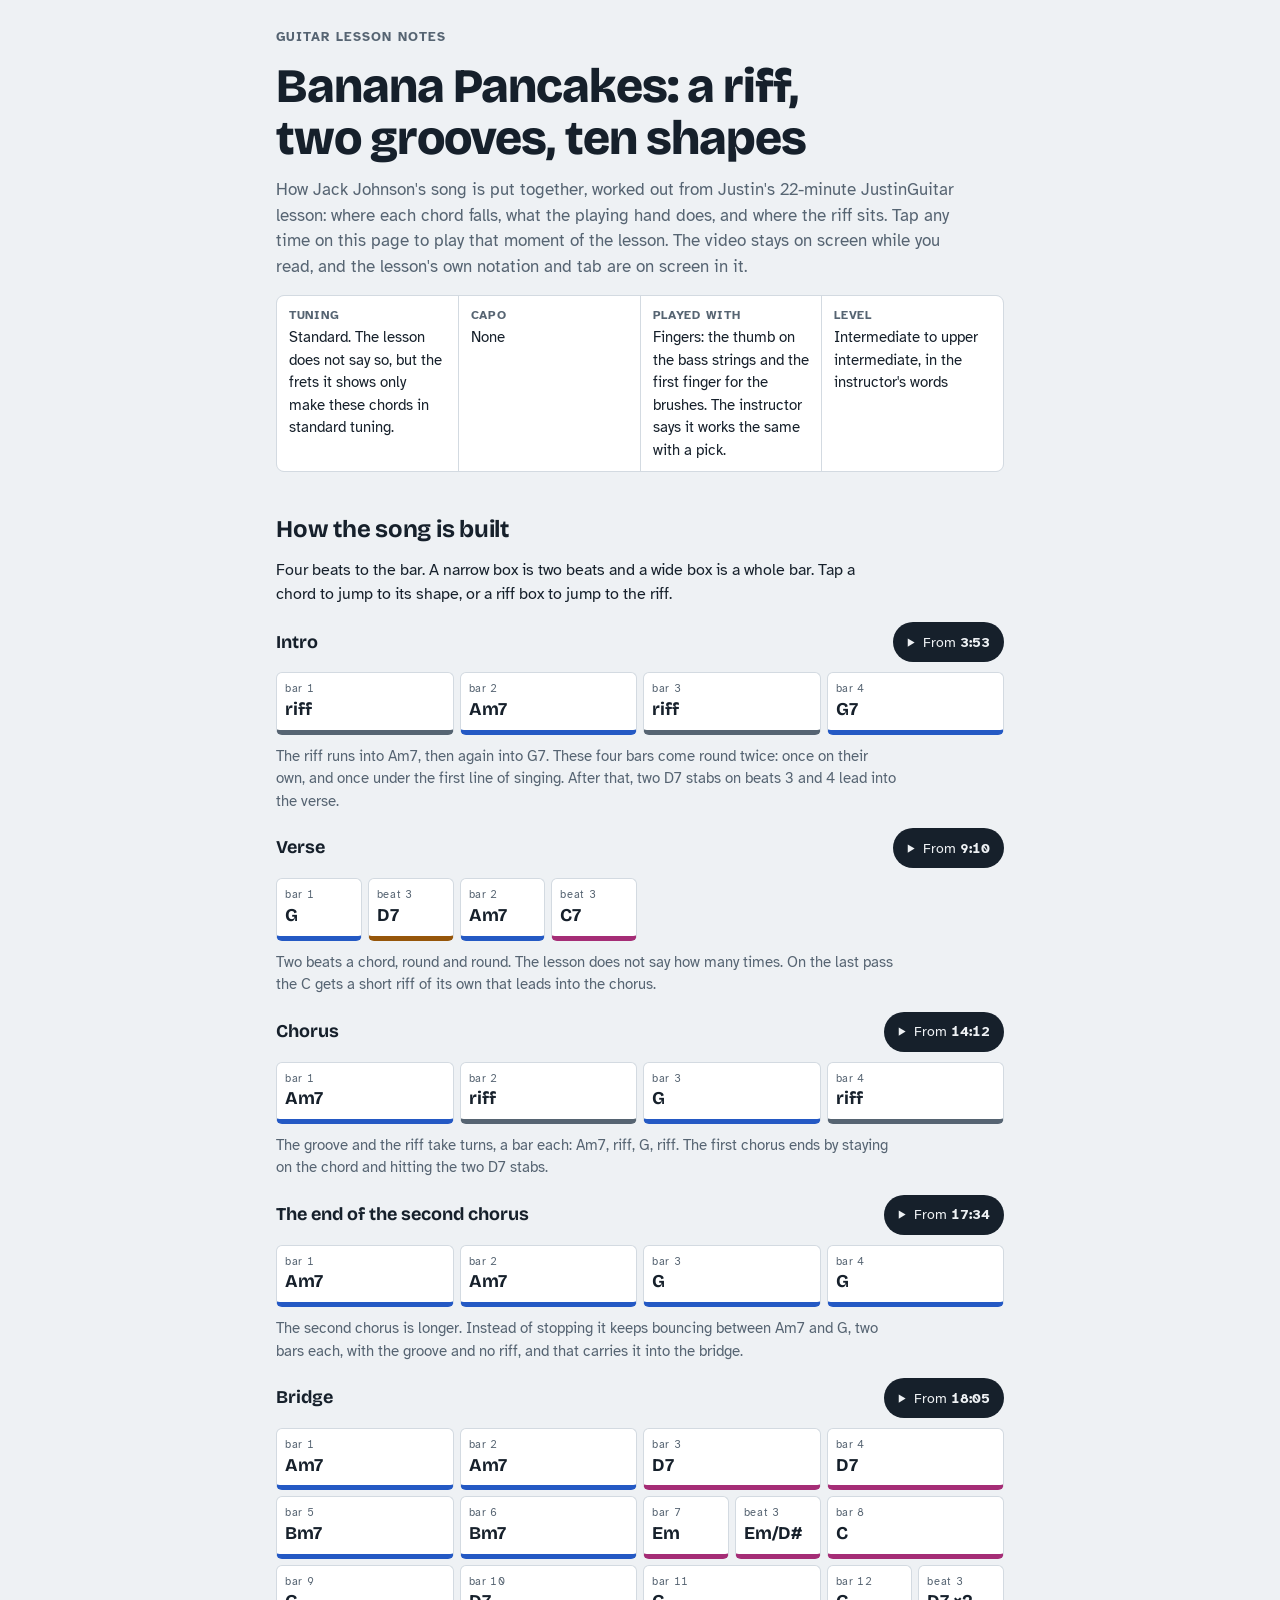
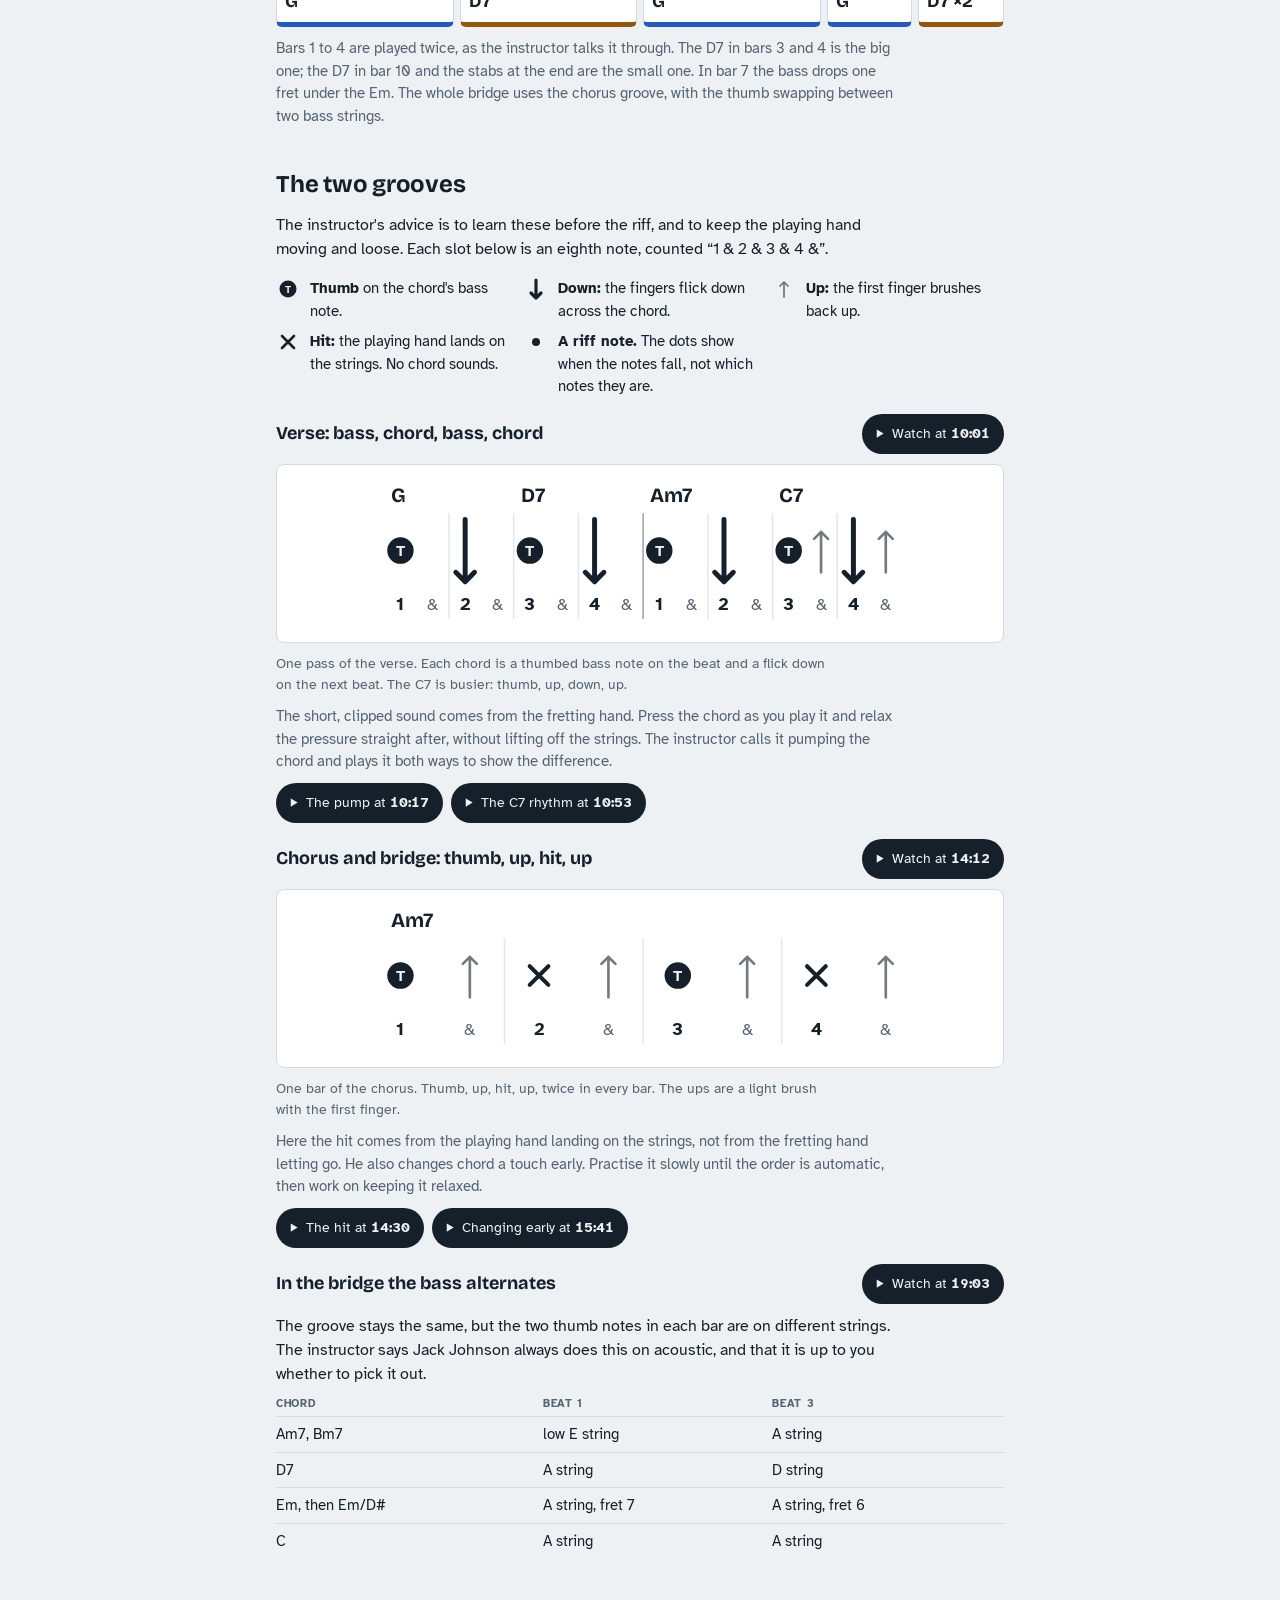
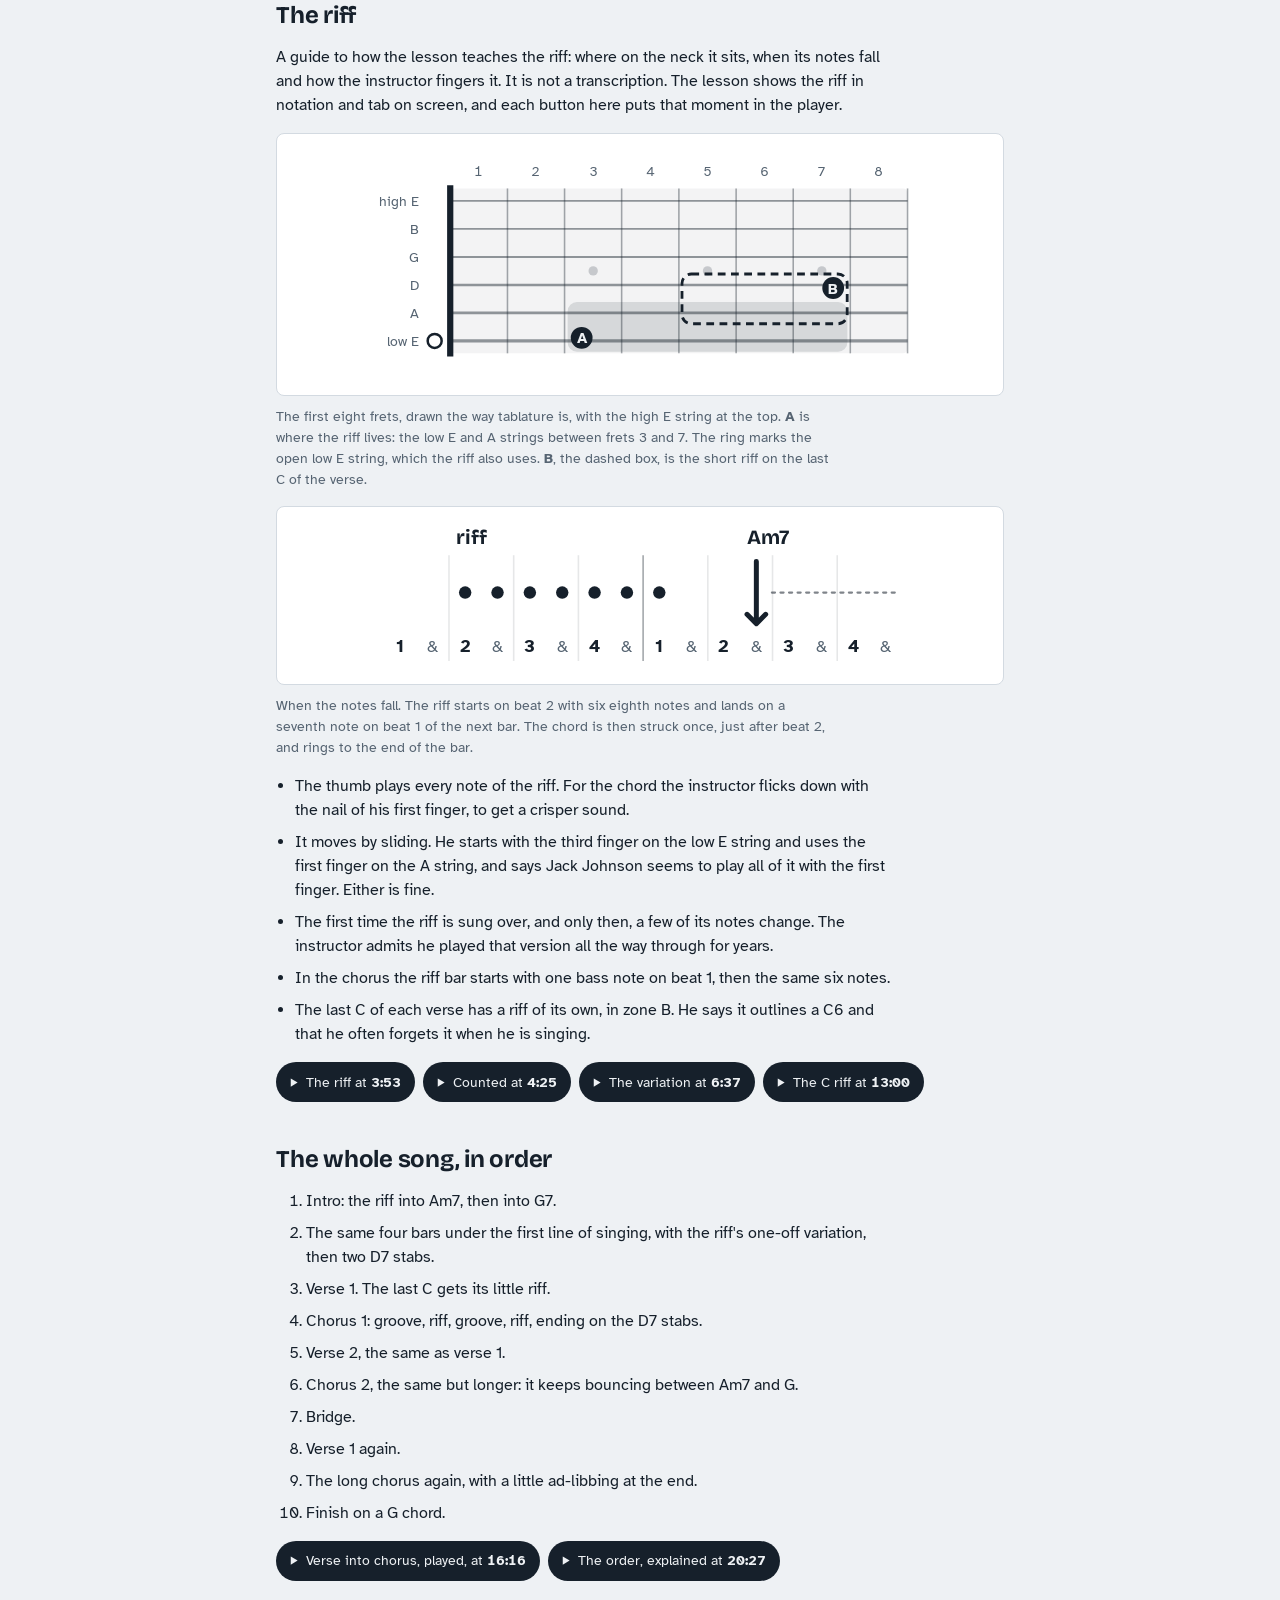
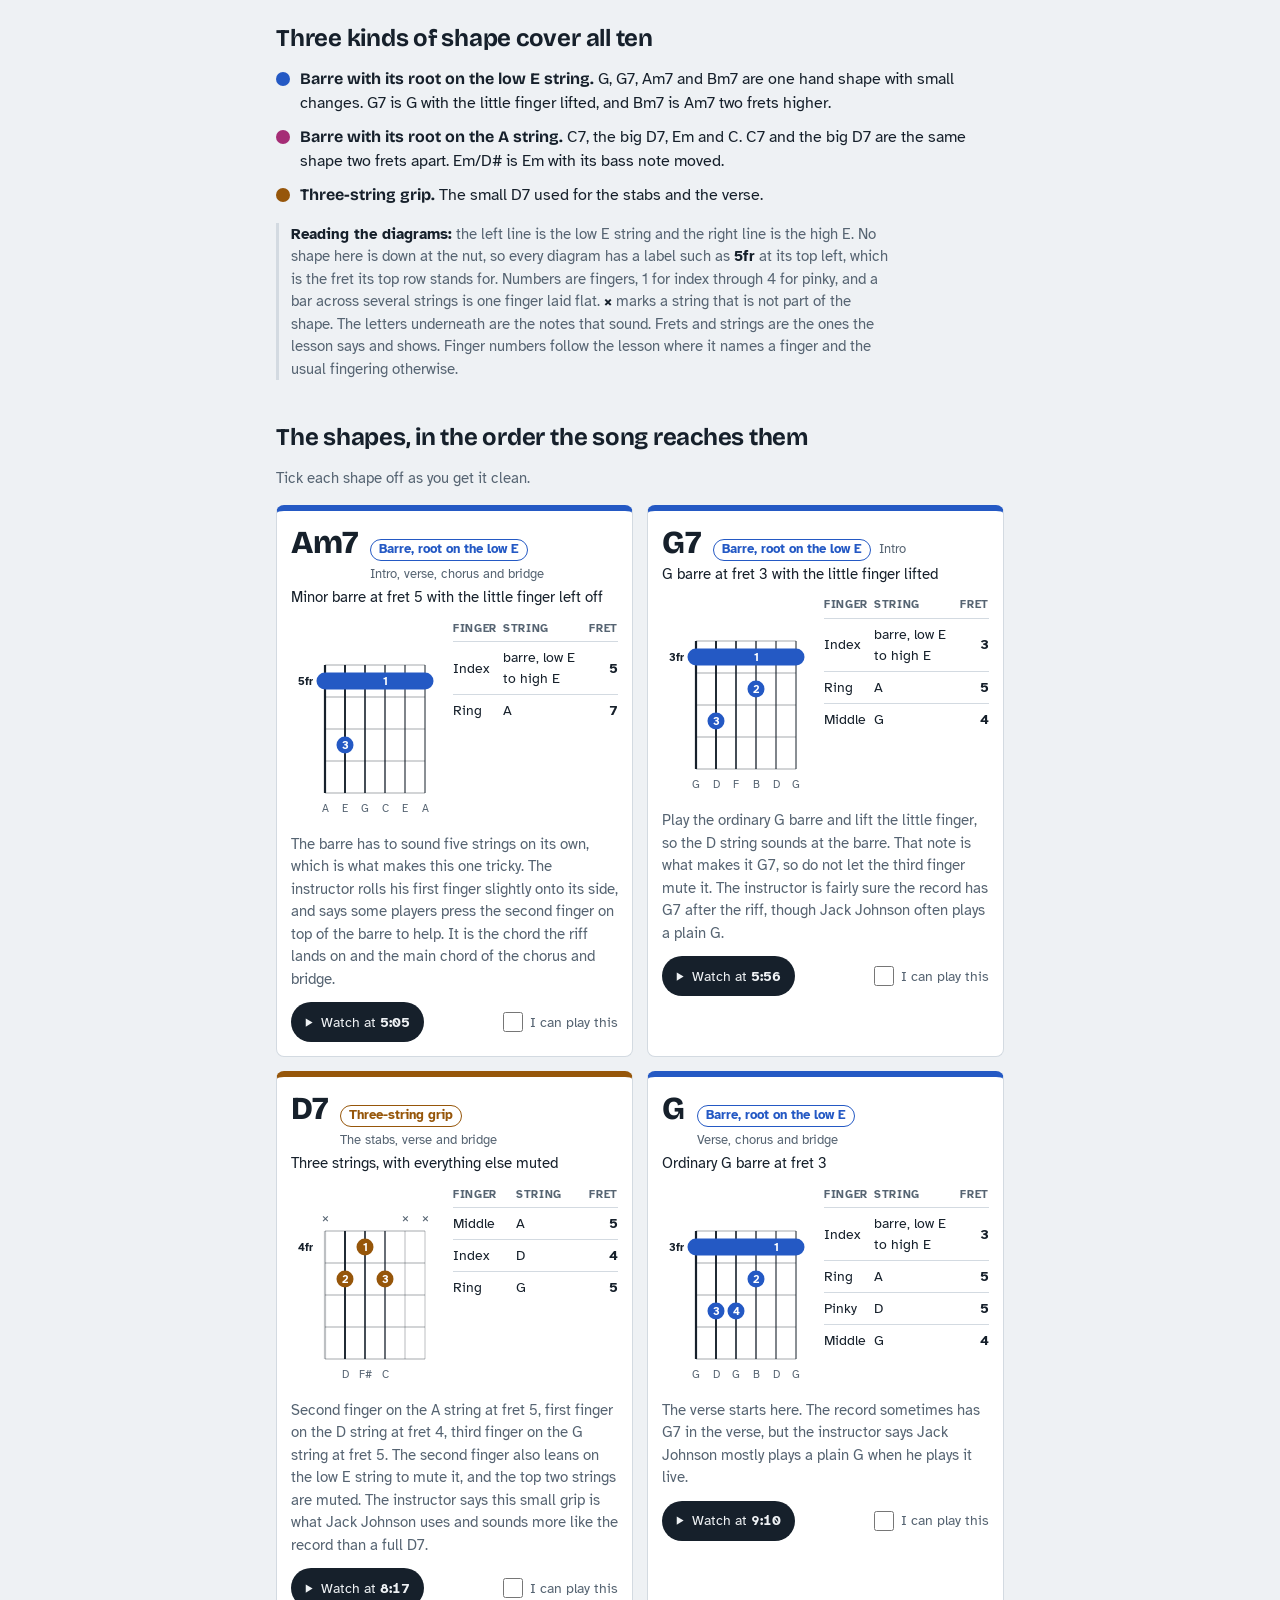
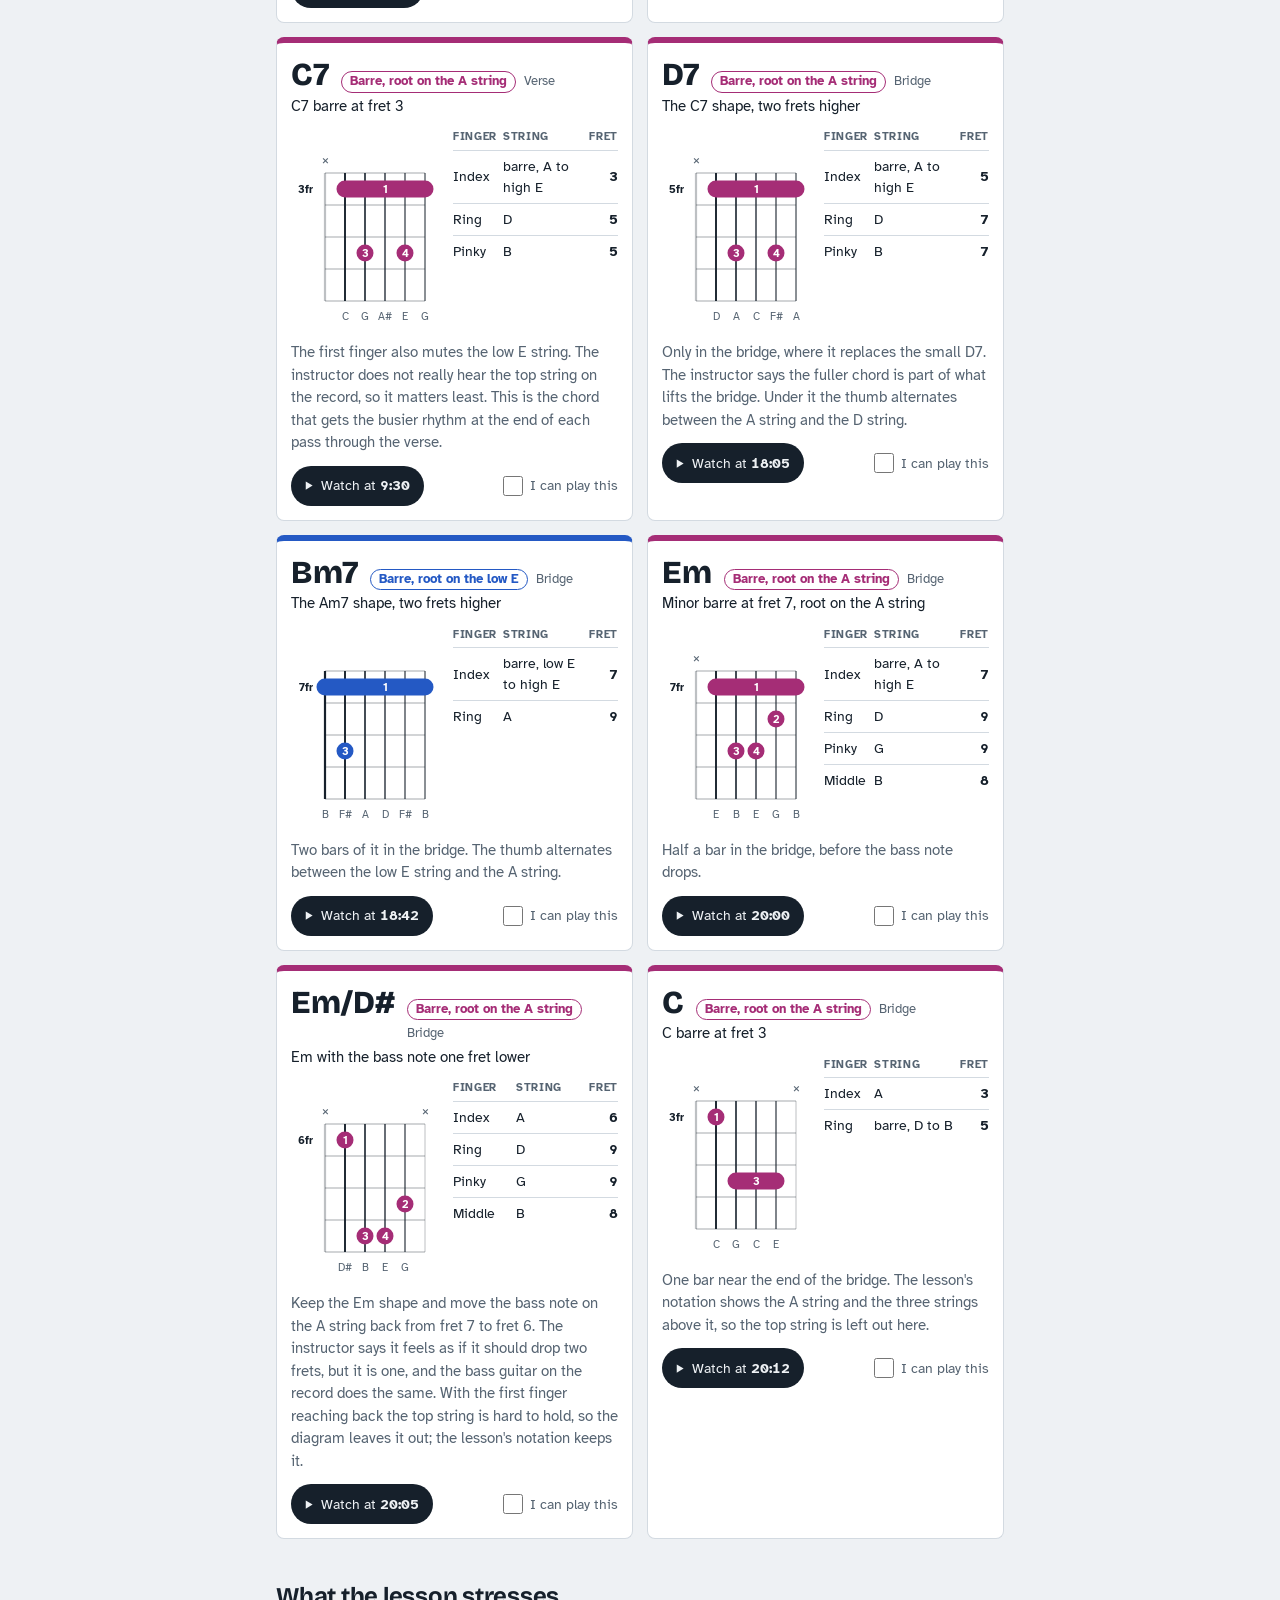
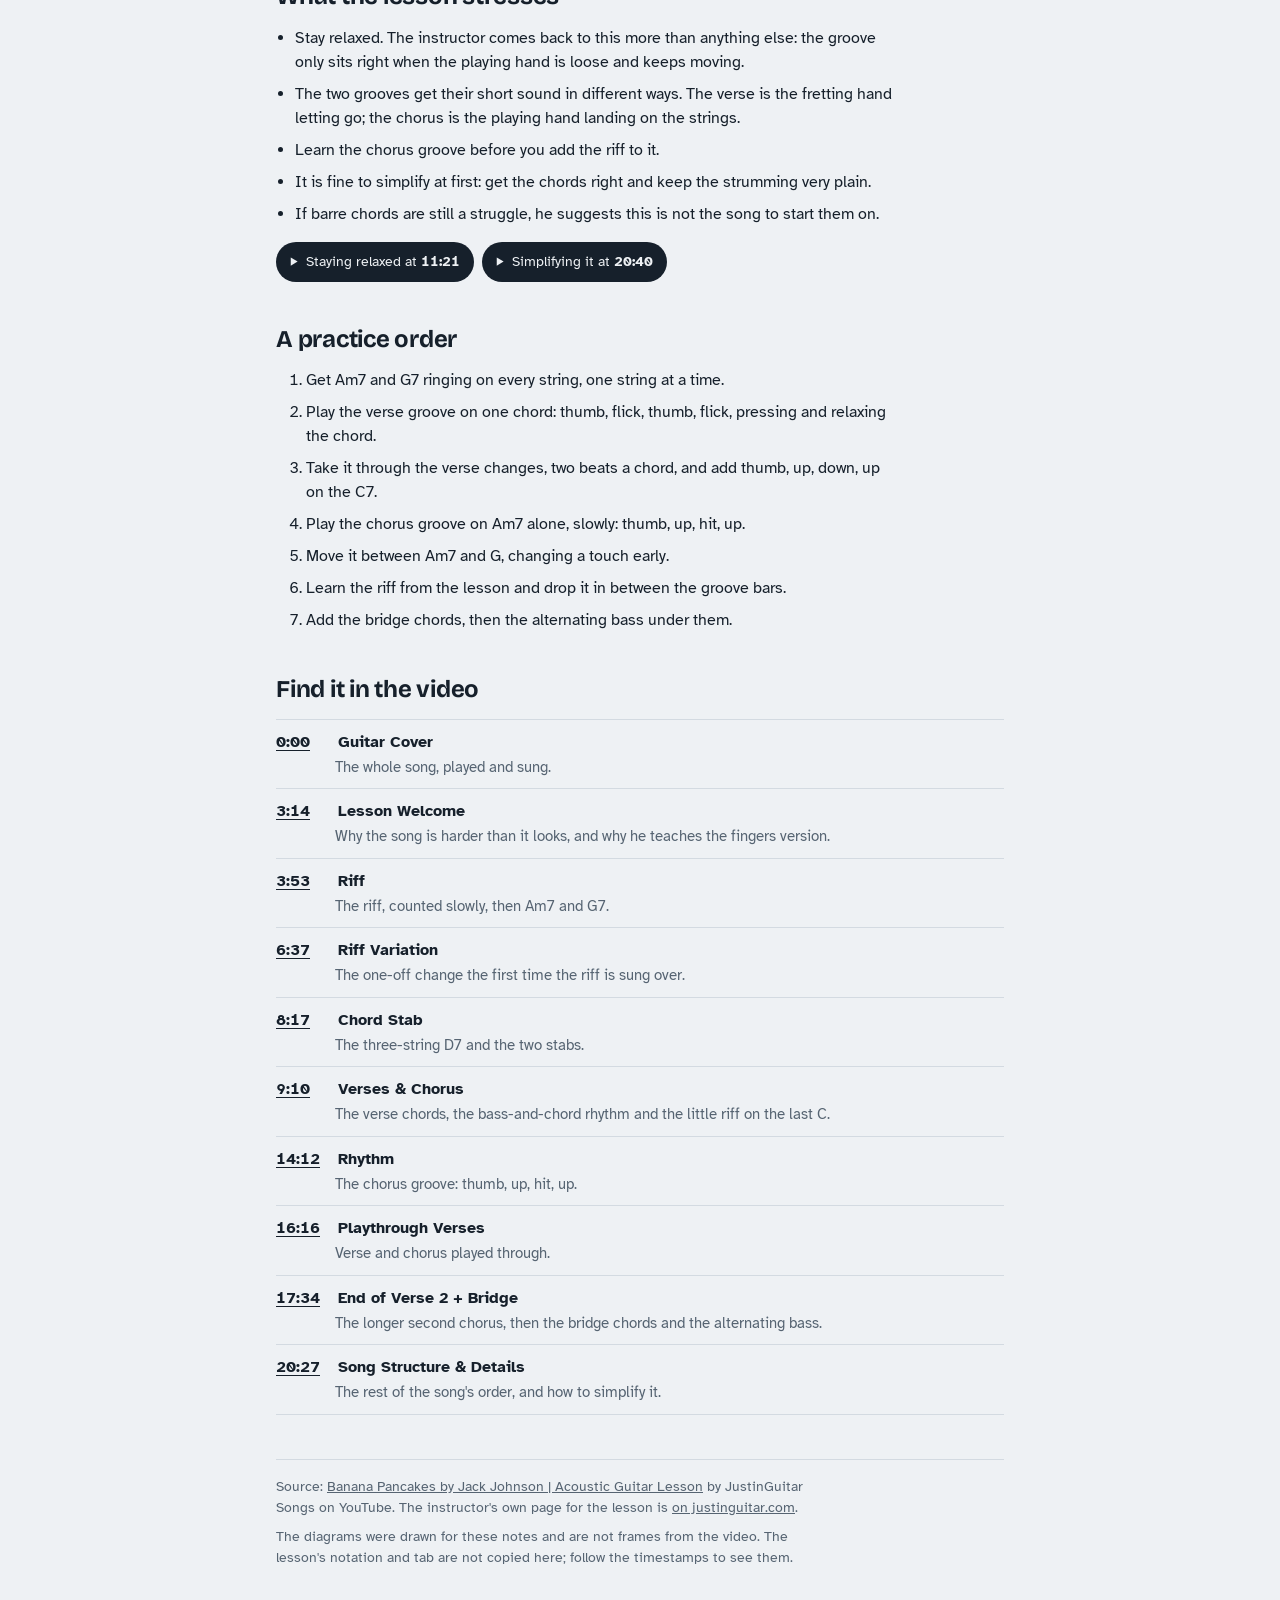
<file: banana-pancakes/index.html>
<!DOCTYPE html>
<html lang="en">
<head>
<meta charset="utf-8">
<meta name="viewport" content="width=device-width, initial-scale=1">
<title>Banana Pancakes Lesson Notes</title>
<link rel="preconnect" href="https://fonts.googleapis.com">
<link rel="preconnect" href="https://fonts.gstatic.com" crossorigin>
<link href="https://fonts.googleapis.com/css2?family=Atkinson+Hyperlegible:wght@400;700&amp;family=Bricolage+Grotesque:opsz,wght@12..96,600..800&amp;display=swap" rel="stylesheet">
<style>
:root {
  /* Layout: one reading column for a phone propped by the guitar. Chrome stays grey;
     the only colour is the three shape families, used the same way everywhere. */
  --bg: #eef1f4;
  --surface: #ffffff;
  --ink: #16202b;
  --muted: #566472;
  --line: #d3dae1;
  --ebarre: #2459c4;  /* barre with its root on the low E string: Am7, G7, G, Bm7 */
  --abarre: #a52d76;  /* barre with its root on the A string: C7, D7, Em, Em/D#, C */
  --small: #96560a;   /* the three-string D7 */
  --on-dot: #ffffff;
  --font-display: "Bricolage Grotesque", "Avenir Next", "Segoe UI", sans-serif;
  --font-body: "Atkinson Hyperlegible", "Helvetica Neue", Arial, sans-serif;
}
@media (prefers-color-scheme: dark) {
  :root:not([data-theme="light"]) {
    color-scheme: dark;
    --bg: #10161d; --surface: #19212b; --ink: #e9eef3; --muted: #9aa8b6; --line: #2d3946;
    --ebarre: #86adff; --abarre: #f090c8; --small: #f0b566; --on-dot: #10161d;
  }
}
:root[data-theme="dark"] {
  color-scheme: dark;
  --bg: #10161d; --surface: #19212b; --ink: #e9eef3; --muted: #9aa8b6; --line: #2d3946;
  --ebarre: #86adff; --abarre: #f090c8; --small: #f0b566; --on-dot: #10161d;
}
.fam-ebarre { --fam: var(--ebarre); }
.fam-abarre { --fam: var(--abarre); }
.fam-small  { --fam: var(--small); }
.fam-none   { --fam: var(--muted); }  /* a bar of the riff in the song map */

* { box-sizing: border-box; }
html { -webkit-text-size-adjust: 100%; }
body {
  margin: 0; background: var(--bg); color: var(--ink);
  font: 400 16px/1.5 var(--font-body);
}
main { max-width: 760px; margin: 0 auto; padding: 28px 16px 56px; display: grid; gap: 44px; }
h1, h2, h3 { font-family: var(--font-display); text-wrap: balance; margin: 0; line-height: 1.1; }
h1 { font-size: clamp(2rem, 8vw, 3rem); font-weight: 800; letter-spacing: -0.02em; }
h2 { font-size: 1.5rem; font-weight: 700; letter-spacing: -0.01em; scroll-margin-top: calc(var(--player-h, 0px) + 12px); /* a section jumped to lands below the open video */ }
p { margin: 0; max-width: 62ch; }
a { color: inherit; }
a:focus-visible, input:focus-visible { outline: 3px solid var(--ebarre); outline-offset: 2px; border-radius: 4px; }
section { display: grid; gap: 16px; }
.lede { font-size: 1.0625rem; color: var(--muted); }
.eyebrow { font-size: .8125rem; letter-spacing: .08em; text-transform: uppercase; color: var(--muted); font-weight: 700; }
header.top { display: grid; gap: 12px; }

.facts { display: grid; grid-template-columns: repeat(auto-fit, minmax(150px, 1fr)); gap: 1px; margin: 4px 0 0; background: var(--line); border: 1px solid var(--line); border-radius: 8px; overflow: hidden; }
.facts div { background: var(--surface); padding: 10px 12px; }
.facts dt { font-size: .75rem; letter-spacing: .06em; text-transform: uppercase; color: var(--muted); font-weight: 700; }
.facts dd { margin: 2px 0 0; font-size: .9375rem; }

/* the chord map */
.part { display: grid; gap: 10px; }
.part-head { display: flex; flex-wrap: wrap; gap: 6px 12px; align-items: center; justify-content: space-between; }
.part-head h3 { font-size: 1.125rem; font-weight: 700; }
.loop { list-style: none; margin: 0; padding: 0; display: grid; grid-template-columns: repeat(4, 1fr); gap: 6px; }
@media (min-width: 620px) { .loop { grid-template-columns: repeat(8, 1fr); } }
.loop a { display: grid; gap: 2px; padding: 8px 6px 10px 8px; text-decoration: none; background: var(--surface); border: 1px solid var(--line); border-bottom: 5px solid var(--fam); border-radius: 6px; }
.loop .bar { font-size: .6875rem; letter-spacing: .06em; color: var(--muted); font-variant-numeric: tabular-nums; }
.loop .nm { font: 700 1.125rem/1.1 var(--font-display); }
.loop .whole { grid-column: span 2; }  /* something that lasts the whole bar */
.note { font-size: .9375rem; color: var(--muted); }

/* shape families */
.families { list-style: none; margin: 0; padding: 0; display: grid; gap: 10px; }
.families li { display: grid; grid-template-columns: 14px 1fr; gap: 10px; align-items: start; }
.families .sw { width: 14px; height: 14px; border-radius: 50%; background: var(--fam); margin-top: 5px; }
.families strong { font-family: var(--font-display); }
.readme { border-left: 3px solid var(--line); padding-left: 12px; color: var(--muted); font-size: .9375rem; }
.readme b { color: var(--ink); }

/* chord cards */
.cards { display: grid; grid-template-columns: repeat(auto-fit, minmax(288px, 1fr)); gap: 14px; }
.chord { background: var(--surface); border: 1px solid var(--line); border-top: 6px solid var(--fam); border-radius: 8px; padding: 14px; display: grid; gap: 12px; align-content: start; scroll-margin-top: calc(var(--player-h, 0px) + 12px); /* a box tapped in the song map lands below the open video */ }
.chord header { display: grid; grid-template-columns: auto 1fr; column-gap: 12px; row-gap: 2px; align-items: baseline; }
.chord h3 { font-size: 2rem; font-weight: 800; }
.meta { display: flex; flex-wrap: wrap; gap: 4px 8px; align-items: center; font-size: .8125rem; color: var(--muted); }
.tag { color: var(--fam); font-weight: 700; border: 1.5px solid var(--fam); border-radius: 99px; padding: 0 8px; line-height: 1.5; white-space: nowrap; }
.where { grid-column: 1 / -1; font-size: .9375rem; }
.chord-body { display: flex; flex-wrap: wrap; gap: 12px; align-items: flex-start; }
.chordbox { width: 150px; height: auto; flex: 0 0 150px; display: block; }
.fingers { flex: 1 1 120px; border-collapse: collapse; font-size: .875rem; font-variant-numeric: tabular-nums; }
.fingers th { text-align: left; font-size: .6875rem; text-transform: uppercase; letter-spacing: .06em; color: var(--muted); font-weight: 700; padding: 0 6px 4px 0; }
.fingers td { padding: 5px 6px 5px 0; border-top: 1px solid var(--line); }
.fingers .num { text-align: right; padding-right: 0; font-weight: 700; }
.tip { font-size: .9375rem; color: var(--muted); }
.chord footer { display: flex; flex-wrap: wrap; gap: 10px 14px; align-items: center; justify-content: space-between; }
.watch { display: inline-flex; align-items: center; gap: 7px; min-height: 40px; padding: 6px 14px 6px 12px; border-radius: 99px; background: var(--ink); color: var(--bg); text-decoration: none; font-size: .875rem; }
.watch .play { width: 11px; height: 11px; fill: currentColor; flex: none; }
.watch b { font-variant-numeric: tabular-nums; }
.got { display: inline-flex; align-items: center; gap: 7px; min-height: 40px; font-size: .875rem; color: var(--muted); cursor: pointer; }
.got input { width: 20px; height: 20px; accent-color: var(--fam); margin: 0; }
.progress { font-size: .9375rem; color: var(--muted); }

/* diagrams */
svg text { font-family: var(--font-body); }
.string { stroke: var(--ink); }
.string-off { opacity: .28; }
.fret { stroke: var(--ink); stroke-width: 1; opacity: .38; }
.nut { stroke: var(--ink); stroke-width: 4; stroke-linecap: square; }
.dot { fill: var(--fam); }
.dot-t { fill: var(--surface); stroke: var(--fam); stroke-width: 2.5; }
.fn { fill: var(--on-dot); font-size: 10.5px; font-weight: 700; text-anchor: middle; }
.ft { fill: var(--ink); }
.startfret { fill: var(--ink); font-size: 11px; font-weight: 700; text-anchor: end; }
.nutlab { fill: var(--muted); font-size: 8.5px; text-anchor: middle; letter-spacing: .04em; }
.mk { fill: var(--muted); font-size: 13px; text-anchor: middle; }
.openring { fill: none; stroke: var(--ink); stroke-width: 1.6; }
.nn { fill: var(--muted); font-size: 10.5px; text-anchor: middle; }

/* figures: the grooves and the map of the riff */
figure { margin: 0; display: grid; gap: 10px; }
figcaption { font-size: .875rem; color: var(--muted); max-width: 62ch; }
.panel { background: var(--surface); border: 1px solid var(--line); border-radius: 8px; padding: 14px 10px; }
.groove, .neck { display: block; width: 100%; max-width: 560px; height: auto; margin: 0 auto; }
.stroke { fill: none; stroke: var(--ink); stroke-width: 1.7; stroke-linecap: round; stroke-linejoin: round; opacity: .6; }
.stroke-wide { stroke-width: 3.2; opacity: 1; }
.hit { fill: none; stroke: var(--ink); stroke-width: 2.6; stroke-linecap: round; }
.thumbdot, .notedot { fill: var(--ink); }
.thumblet { fill: var(--bg); font-size: 9.5px; font-weight: 700; text-anchor: middle; }
.ring { fill: none; stroke: var(--ink); stroke-width: 1.4; stroke-dasharray: 2 3.5; stroke-linecap: round; opacity: .55; }
.count { fill: var(--muted); font-size: 10px; text-anchor: middle; }
.count-beat { fill: var(--ink); font-size: 11.5px; font-weight: 700; }
.groove-ch { fill: var(--ink); font-family: var(--font-display); font-size: 13px; font-weight: 700; }
.beatline { stroke: var(--ink); opacity: .1; }
.barline { stroke: var(--ink); opacity: .4; }
.key { list-style: none; margin: 0; padding: 0; display: grid; grid-template-columns: repeat(auto-fit, minmax(230px, 1fr)); gap: 8px 16px; font-size: .9375rem; }
.key li { display: grid; grid-template-columns: 24px 1fr; gap: 10px; align-items: start; }
.key-ico { width: 24px; height: 24px; display: block; }
.neck .board { fill: var(--ink); opacity: .05; }
.neck .string { opacity: .45; }
.neck .nut { stroke-width: 4; }
.inlay { fill: var(--ink); opacity: .2; }
.fnum { fill: var(--muted); font-size: 9px; text-anchor: middle; font-variant-numeric: tabular-nums; }
.slab { fill: var(--muted); font-size: 9px; text-anchor: end; }
.zone-a { fill: var(--ink); opacity: .13; }
.zone-b { fill: none; stroke: var(--ink); stroke-width: 1.8; stroke-dasharray: 5 3.5; }
.zbadge { fill: var(--ink); }
.zlet { fill: var(--bg); font-size: 9.5px; font-weight: 700; text-anchor: middle; }
.bass { border-collapse: collapse; font-size: .9375rem; }
.bass th { text-align: left; font-size: .6875rem; text-transform: uppercase; letter-spacing: .06em; color: var(--muted); font-weight: 700; padding: 0 18px 4px 0; }
.bass td { padding: 6px 18px 6px 0; border-top: 1px solid var(--line); }
.linkrow { display: flex; flex-wrap: wrap; gap: 8px; }

.points { margin: 0; padding-left: 1.2em; display: grid; gap: 8px; max-width: 62ch; }


/* chapter list */
.chapters { list-style: none; margin: 0; padding: 0; border-top: 1px solid var(--line); }
.chapters li { display: grid; gap: 2px; padding: 10px 0; border-bottom: 1px solid var(--line); }
.chapters a { display: grid; grid-template-columns: 3.4em 1fr; gap: 8px; text-decoration: none; font-weight: 700; }
.chapters .t { font-variant-numeric: tabular-nums; text-decoration: underline; text-underline-offset: 3px; }
.chapters .what { padding-left: calc(3.4em + 8px); color: var(--muted); font-size: .9375rem; }
.steps { margin: 0; padding-left: 1.9em; display: grid; gap: 8px; max-width: 62ch; }
.source { font-size: .875rem; color: var(--muted); border-top: 1px solid var(--line); padding-top: 16px; display: grid; gap: 8px; }
@media (prefers-reduced-motion: no-preference) { html { scroll-behavior: smooth; } }

/* The lesson video. Hidden until a timestamp is tapped; after that it stays on screen
   while the page scrolls, so the video and a diagram are visible together. Where it
   sits depends on the width of the window:
     under 700px   a band across the top: the video, then a row of controls
     from 700px    the same band, with the controls beside the video
     from 1100px   a box in the right margin; the reading column slides left to make
                   room, and the page keeps the whole height of the window
   The script moves the page itself when the video opens and closes, so the browser's
   own scroll anchoring is turned off to stop the two corrections adding up. */
html, body { overflow-anchor: none; }
.player { position: sticky; top: 0; z-index: 5; background: var(--surface); border-bottom: 1px solid var(--line); box-shadow: 0 4px 16px rgb(0 0 0 / .14); }
.player[hidden] { display: none; }
.player-in { max-width: 760px; margin: 0 auto; }
.player-frame { position: relative; width: min(100%, calc(42vh * 16 / 9)); aspect-ratio: 16 / 9; margin: 0 auto; background: #000; }
.player-frame iframe { position: absolute; inset: 0; width: 100%; height: 100%; border: 0; }
.player-msg { position: absolute; inset: 0; z-index: 1; display: grid; place-content: center; justify-items: center; gap: 8px; padding: 16px; text-align: center; background: #000; color: #fff; font-size: .9375rem; }
.player-msg[hidden] { display: none; }
.player-msg a { color: #fff; font-weight: 700; }
.player-bar { display: flex; align-items: center; gap: 8px; padding: 6px 8px 6px 14px; }
.player-title { flex: 1 1 0; min-width: 0; font-weight: 700; font-size: .9375rem; white-space: nowrap; overflow: hidden; text-overflow: ellipsis; }
.pbtn { flex: none; min-width: 44px; min-height: 40px; padding: 0 12px; border: 1px solid var(--line); border-radius: 99px; background: transparent; color: var(--ink); font: 700 .8125rem/1 var(--font-body); font-variant-numeric: tabular-nums; cursor: pointer; -webkit-tap-highlight-color: transparent; }
.pbtn[aria-pressed="true"] { background: var(--ink); border-color: var(--ink); color: var(--bg); }
.pbtn:disabled { opacity: .45; cursor: default; }
.pbtn:focus-visible { outline: 3px solid var(--ebarre); outline-offset: 2px; }
.pbtn-x { width: 40px; min-width: 40px; padding: 0; }
.pbtn-x svg { display: block; width: 12px; height: 12px; margin: 0 auto; }
.player-jumps { display: none; }  /* section shortcuts: only where there is room for them */

@media (min-width: 700px) {
  /* The controls sit beside the video, so the band is only as tall as the video. */
  .player-in { display: grid; grid-template-columns: auto minmax(0, 1fr); padding: 0 16px; }
  .player-frame { width: min(54vw, calc(42vh * 16 / 9)); margin: 0; }
  .player-bar { display: grid; grid-template-columns: auto auto minmax(0, 1fr) auto; grid-template-rows: auto 1fr auto; gap: 10px 8px; padding: 12px 0 12px 20px; }
  .player-title { grid-column: 1 / 4; grid-row: 1; font: 700 1.25rem/1.15 var(--font-display); white-space: normal; }
  .pbtn-x { grid-column: 4; grid-row: 1; align-self: start; }
  .player-jumps { grid-column: 1 / -1; grid-row: 2; align-self: start; display: flex; flex-wrap: wrap; gap: 6px; }
  .player-jumps a { display: inline-flex; align-items: center; min-height: 32px; padding: 0 11px; border: 1px solid var(--line); border-radius: 99px; color: var(--muted); font-size: .8125rem; font-weight: 700; text-decoration: none; }
  .player-jumps a:hover { color: var(--ink); border-color: var(--ink); }
  #player-speed { grid-column: 1; grid-row: 3; }
  #player-loop { grid-column: 2; grid-row: 3; }
}
@media (min-width: 700px) and (min-height: 600px) { .player-frame { width: min(54vw, calc(34vh * 16 / 9)); } }  /* on a tall window, leave more room for the cards */

@media (min-width: 1100px) {
  /* The video leaves the reading column for a box on the right. --rail is its width:
     whatever the window has left over once the column has its full 760px, between
     340px and 600px, and never so tall that the controls under it leave the screen.
     --col is the column's width and --edge the margin left on each side of the pair. */
  :root {
    --rail: min(clamp(340px, calc(100vw - 784px), 600px), calc((100vh - 220px) * 16 / 9));
    --col: min(760px, calc(100vw - var(--rail) - 24px));
    --edge: calc((100vw - var(--col) - var(--rail) - 8px) / 2);
  }
  :root.dock-open main { max-width: var(--col); margin-left: var(--edge); margin-right: 0; }
  .player { position: fixed; top: 16px; right: var(--edge); width: var(--rail); max-height: calc(100vh - 32px); overflow: hidden auto; border: 1px solid var(--line); border-radius: 12px; box-shadow: 0 8px 28px rgb(0 0 0 / .2); }
  .player-in { display: block; max-width: none; padding: 0; }
  .player-frame { width: 100%; }
  .player-bar { padding: 14px 12px 14px 16px; }
}
@media print { .player { display: none; } }
</style>
</head>
<body>

<aside class="player" id="player" aria-label="Lesson video" hidden>
  <div class="player-in">
    <div class="player-frame">
      <div id="player-video"></div>
      <div class="player-msg" id="player-msg" hidden><span id="player-msg-text"></span><a id="player-msg-link" href="https://youtu.be/5-rVm6CdCaY">Open this part on YouTube</a></div>
    </div>
    <div class="player-bar">
      <p class="player-title" id="player-title" aria-live="polite"></p>
      <nav class="player-jumps" aria-label="Jump to a section"><a href="https://youtu.be/5-rVm6CdCaY?t=233" data-t="233" data-part="Riff">Riff</a><a href="https://youtu.be/5-rVm6CdCaY?t=550" data-t="550" data-part="Verse">Verse</a><a href="https://youtu.be/5-rVm6CdCaY?t=852" data-t="852" data-part="Chorus groove">Chorus groove</a><a href="https://youtu.be/5-rVm6CdCaY?t=1085" data-t="1085" data-part="Bridge">Bridge</a><a href="https://youtu.be/5-rVm6CdCaY?t=1227" data-t="1227" data-part="Song order">Song order</a></nav>
      <button type="button" class="pbtn" id="player-speed">1×</button>
      <button type="button" class="pbtn" id="player-loop" aria-pressed="false" disabled>Loop from here</button>
      <button type="button" class="pbtn pbtn-x" id="player-close" aria-label="Close the video"><svg viewBox="0 0 12 12" aria-hidden="true"><path d="M2 2l8 8M10 2l-8 8" fill="none" stroke="currentColor" stroke-width="1.8" stroke-linecap="round"/></svg></button>
    </div>
  </div>
</aside>

<main>

<header class="top">
  <p class="eyebrow">Guitar lesson notes</p>
  <h1>Banana Pancakes: a riff, two grooves, ten shapes</h1>
  <p class="lede">How Jack Johnson's song is put together, worked out from Justin's 22-minute JustinGuitar lesson: where each chord falls, what the playing hand does, and where the riff sits. Tap any time on this page to play that moment of the lesson. The video stays on screen while you read, and the lesson's own notation and tab are on screen in it.</p>
  <dl class="facts">
    <div><dt>Tuning</dt><dd>Standard. The lesson does not say so, but the frets it shows only make these chords in standard tuning.</dd></div>
    <div><dt>Capo</dt><dd>None</dd></div>
    <div><dt>Played with</dt><dd>Fingers: the thumb on the bass strings and the first finger for the brushes. The instructor says it works the same with a pick.</dd></div>
    <div><dt>Level</dt><dd>Intermediate to upper intermediate, in the instructor's words</dd></div>
  </dl>
</header>

<section aria-labelledby="h-map">
  <h2 id="h-map">How the song is built</h2>
  <p>Four beats to the bar. A narrow box is two beats and a wide box is a whole bar. Tap a chord to jump to its shape, or a riff box to jump to the riff.</p>
  <div class="part">
    <div class="part-head"><h3>Intro</h3><a class="watch" href="https://youtu.be/5-rVm6CdCaY?t=233" data-t="233" data-part="Intro"><svg class="play" viewBox="0 0 12 12" aria-hidden="true"><path d="M3 1.5v9l7.5-4.5z"/></svg><span>From <b>3:53</b></span></a></div>
    <ol class="loop"><li class="fam-none whole"><a href="#h-riff"><span class="bar">bar 1</span><span class="nm">riff</span></a></li><li class="fam-ebarre whole"><a href="#chord-am7"><span class="bar">bar 2</span><span class="nm">Am7</span></a></li><li class="fam-none whole"><a href="#h-riff"><span class="bar">bar 3</span><span class="nm">riff</span></a></li><li class="fam-ebarre whole"><a href="#chord-g7"><span class="bar">bar 4</span><span class="nm">G7</span></a></li></ol>
    <p class="note">The riff runs into Am7, then again into G7. These four bars come round twice: once on their own, and once under the first line of singing. After that, two D7 stabs on beats 3 and 4 lead into the verse.</p>
  </div>
  <div class="part">
    <div class="part-head"><h3>Verse</h3><a class="watch" href="https://youtu.be/5-rVm6CdCaY?t=550" data-t="550" data-part="Verse"><svg class="play" viewBox="0 0 12 12" aria-hidden="true"><path d="M3 1.5v9l7.5-4.5z"/></svg><span>From <b>9:10</b></span></a></div>
    <ol class="loop"><li class="fam-ebarre"><a href="#chord-g"><span class="bar">bar 1</span><span class="nm">G</span></a></li><li class="fam-small"><a href="#chord-d7"><span class="bar">beat 3</span><span class="nm">D7</span></a></li><li class="fam-ebarre"><a href="#chord-am7"><span class="bar">bar 2</span><span class="nm">Am7</span></a></li><li class="fam-abarre"><a href="#chord-c7"><span class="bar">beat 3</span><span class="nm">C7</span></a></li></ol>
    <p class="note">Two beats a chord, round and round. The lesson does not say how many times. On the last pass the C gets a short riff of its own that leads into the chorus.</p>
  </div>
  <div class="part">
    <div class="part-head"><h3>Chorus</h3><a class="watch" href="https://youtu.be/5-rVm6CdCaY?t=852" data-t="852" data-part="Chorus groove"><svg class="play" viewBox="0 0 12 12" aria-hidden="true"><path d="M3 1.5v9l7.5-4.5z"/></svg><span>From <b>14:12</b></span></a></div>
    <ol class="loop"><li class="fam-ebarre whole"><a href="#chord-am7"><span class="bar">bar 1</span><span class="nm">Am7</span></a></li><li class="fam-none whole"><a href="#h-riff"><span class="bar">bar 2</span><span class="nm">riff</span></a></li><li class="fam-ebarre whole"><a href="#chord-g"><span class="bar">bar 3</span><span class="nm">G</span></a></li><li class="fam-none whole"><a href="#h-riff"><span class="bar">bar 4</span><span class="nm">riff</span></a></li></ol>
    <p class="note">The groove and the riff take turns, a bar each: Am7, riff, G, riff. The first chorus ends by staying on the chord and hitting the two D7 stabs.</p>
  </div>
  <div class="part">
    <div class="part-head"><h3>The end of the second chorus</h3><a class="watch" href="https://youtu.be/5-rVm6CdCaY?t=1054" data-t="1054" data-part="End of the second chorus"><svg class="play" viewBox="0 0 12 12" aria-hidden="true"><path d="M3 1.5v9l7.5-4.5z"/></svg><span>From <b>17:34</b></span></a></div>
    <ol class="loop"><li class="fam-ebarre whole"><a href="#chord-am7"><span class="bar">bar 1</span><span class="nm">Am7</span></a></li><li class="fam-ebarre whole"><a href="#chord-am7"><span class="bar">bar 2</span><span class="nm">Am7</span></a></li><li class="fam-ebarre whole"><a href="#chord-g"><span class="bar">bar 3</span><span class="nm">G</span></a></li><li class="fam-ebarre whole"><a href="#chord-g"><span class="bar">bar 4</span><span class="nm">G</span></a></li></ol>
    <p class="note">The second chorus is longer. Instead of stopping it keeps bouncing between Am7 and G, two bars each, with the groove and no riff, and that carries it into the bridge.</p>
  </div>
  <div class="part">
    <div class="part-head"><h3>Bridge</h3><a class="watch" href="https://youtu.be/5-rVm6CdCaY?t=1085" data-t="1085" data-part="Bridge"><svg class="play" viewBox="0 0 12 12" aria-hidden="true"><path d="M3 1.5v9l7.5-4.5z"/></svg><span>From <b>18:05</b></span></a></div>
    <ol class="loop"><li class="fam-ebarre whole"><a href="#chord-am7"><span class="bar">bar 1</span><span class="nm">Am7</span></a></li><li class="fam-ebarre whole"><a href="#chord-am7"><span class="bar">bar 2</span><span class="nm">Am7</span></a></li><li class="fam-abarre whole"><a href="#chord-d7-big"><span class="bar">bar 3</span><span class="nm">D7</span></a></li><li class="fam-abarre whole"><a href="#chord-d7-big"><span class="bar">bar 4</span><span class="nm">D7</span></a></li><li class="fam-ebarre whole"><a href="#chord-bm7"><span class="bar">bar 5</span><span class="nm">Bm7</span></a></li><li class="fam-ebarre whole"><a href="#chord-bm7"><span class="bar">bar 6</span><span class="nm">Bm7</span></a></li><li class="fam-abarre"><a href="#chord-em"><span class="bar">bar 7</span><span class="nm">Em</span></a></li><li class="fam-abarre"><a href="#chord-em-dsharp"><span class="bar">beat 3</span><span class="nm">Em/D#</span></a></li><li class="fam-abarre whole"><a href="#chord-c"><span class="bar">bar 8</span><span class="nm">C</span></a></li><li class="fam-ebarre whole"><a href="#chord-g"><span class="bar">bar 9</span><span class="nm">G</span></a></li><li class="fam-small whole"><a href="#chord-d7"><span class="bar">bar 10</span><span class="nm">D7</span></a></li><li class="fam-ebarre whole"><a href="#chord-g"><span class="bar">bar 11</span><span class="nm">G</span></a></li><li class="fam-ebarre"><a href="#chord-g"><span class="bar">bar 12</span><span class="nm">G</span></a></li><li class="fam-small"><a href="#chord-d7"><span class="bar">beat 3</span><span class="nm">D7 ×2</span></a></li></ol>
    <p class="note">Bars 1 to 4 are played twice, as the instructor talks it through. The D7 in bars 3 and 4 is the big one; the D7 in bar 10 and the stabs at the end are the small one. In bar 7 the bass drops one fret under the Em. The whole bridge uses the chorus groove, with the thumb swapping between two bass strings.</p>
  </div>
</section>

<section aria-labelledby="h-groove">
  <h2 id="h-groove">The two grooves</h2>
  <p>The instructor's advice is to learn these before the riff, and to keep the playing hand moving and loose. Each slot below is an eighth note, counted “1 &amp; 2 &amp; 3 &amp; 4 &amp;”.</p>
  <ul class="key"><li><svg class="key-ico" viewBox="0 0 24 24" aria-hidden="true"><circle class="thumbdot" cx="12" cy="12" r="8.5"/><text class="thumblet" x="12" y="15.6">T</text></svg><span><b>Thumb</b> on the chord's bass note.</span></li><li><svg class="key-ico" viewBox="0 0 24 24" aria-hidden="true"><path class="stroke stroke-wide" d="M12 3V21M7 16L12 21L17 16"/></svg><span><b>Down:</b> the fingers flick down across the chord.</span></li><li><svg class="key-ico" viewBox="0 0 24 24" aria-hidden="true"><path class="stroke" d="M12 20V5M8 9L12 5L16 9"/></svg><span><b>Up:</b> the first finger brushes back up.</span></li><li><svg class="key-ico" viewBox="0 0 24 24" aria-hidden="true"><path class="hit" d="M6 6L18 18M18 6L6 18"/></svg><span><b>Hit:</b> the playing hand lands on the strings. No chord sounds.</span></li><li><svg class="key-ico" viewBox="0 0 24 24" aria-hidden="true"><circle class="notedot" cx="12" cy="12" r="4"/></svg><span><b>A riff note.</b> The dots show when the notes fall, not which notes they are.</span></li></ul>
  <div class="part">
    <div class="part-head"><h3>Verse: bass, chord, bass, chord</h3><a class="watch" href="https://youtu.be/5-rVm6CdCaY?t=601" data-t="601" data-part="Verse groove"><svg class="play" viewBox="0 0 12 12" aria-hidden="true"><path d="M3 1.5v9l7.5-4.5z"/></svg><span>Watch at <b>10:01</b></span></a></div>
    <figure>
      <div class="panel"><svg class="groove" viewBox="0 0 360 96" role="img" aria-label="Two bars of the verse: thumb then a down flick on each chord, and thumb, up, down, up on the C7."><line class="beatline" x1="57.2" y1="22" x2="57.2" y2="90"/><line class="beatline" x1="98.8" y1="22" x2="98.8" y2="90"/><line class="beatline" x1="140.4" y1="22" x2="140.4" y2="90"/><line class="barline" x1="182.0" y1="22" x2="182.0" y2="90"/><line class="beatline" x1="223.6" y1="22" x2="223.6" y2="90"/><line class="beatline" x1="265.2" y1="22" x2="265.2" y2="90"/><line class="beatline" x1="306.8" y1="22" x2="306.8" y2="90"/><text class="groove-ch" x="20.0" y="15">G</text><text class="groove-ch" x="103.2" y="15">D7</text><text class="groove-ch" x="186.4" y="15">Am7</text><text class="groove-ch" x="269.6" y="15">C7</text><circle class="thumbdot" cx="26.0" cy="46" r="8.5"/><text class="thumblet" x="26.0" y="49.6">T</text><text class="count count-beat" x="26.0" y="84">1</text><text class="count" x="46.8" y="84">&amp;</text><path class="stroke stroke-wide" d="M67.6 26V66M61.6 60L67.6 66L73.6 60"/><text class="count count-beat" x="67.6" y="84">2</text><text class="count" x="88.4" y="84">&amp;</text><circle class="thumbdot" cx="109.2" cy="46" r="8.5"/><text class="thumblet" x="109.2" y="49.6">T</text><text class="count count-beat" x="109.2" y="84">3</text><text class="count" x="130.0" y="84">&amp;</text><path class="stroke stroke-wide" d="M150.8 26V66M144.8 60L150.8 66L156.8 60"/><text class="count count-beat" x="150.8" y="84">4</text><text class="count" x="171.6" y="84">&amp;</text><circle class="thumbdot" cx="192.4" cy="46" r="8.5"/><text class="thumblet" x="192.4" y="49.6">T</text><text class="count count-beat" x="192.4" y="84">1</text><text class="count" x="213.2" y="84">&amp;</text><path class="stroke stroke-wide" d="M234.0 26V66M228.0 60L234.0 66L240.0 60"/><text class="count count-beat" x="234.0" y="84">2</text><text class="count" x="254.8" y="84">&amp;</text><circle class="thumbdot" cx="275.6" cy="46" r="8.5"/><text class="thumblet" x="275.6" y="49.6">T</text><text class="count count-beat" x="275.6" y="84">3</text><path class="stroke" d="M296.4 60V34M291.9 38.5L296.4 34L300.9 38.5"/><text class="count" x="296.4" y="84">&amp;</text><path class="stroke stroke-wide" d="M317.2 26V66M311.2 60L317.2 66L323.2 60"/><text class="count count-beat" x="317.2" y="84">4</text><path class="stroke" d="M338.0 60V34M333.5 38.5L338.0 34L342.5 38.5"/><text class="count" x="338.0" y="84">&amp;</text></svg></div>
      <figcaption>One pass of the verse. Each chord is a thumbed bass note on the beat and a flick down on the next beat. The C7 is busier: thumb, up, down, up.</figcaption>
    </figure>
    <p class="note">The short, clipped sound comes from the fretting hand. Press the chord as you play it and relax the pressure straight after, without lifting off the strings. The instructor calls it pumping the chord and plays it both ways to show the difference.</p>
    <div class="linkrow"><a class="watch" href="https://youtu.be/5-rVm6CdCaY?t=617" data-t="617" data-part="Pumping the chord"><svg class="play" viewBox="0 0 12 12" aria-hidden="true"><path d="M3 1.5v9l7.5-4.5z"/></svg><span>The pump at <b>10:17</b></span></a> <a class="watch" href="https://youtu.be/5-rVm6CdCaY?t=653" data-t="653" data-part="The C7 rhythm"><svg class="play" viewBox="0 0 12 12" aria-hidden="true"><path d="M3 1.5v9l7.5-4.5z"/></svg><span>The C7 rhythm at <b>10:53</b></span></a></div>
  </div>
  <div class="part">
    <div class="part-head"><h3>Chorus and bridge: thumb, up, hit, up</h3><a class="watch" href="https://youtu.be/5-rVm6CdCaY?t=852" data-t="852" data-part="Chorus groove"><svg class="play" viewBox="0 0 12 12" aria-hidden="true"><path d="M3 1.5v9l7.5-4.5z"/></svg><span>Watch at <b>14:12</b></span></a></div>
    <figure>
      <div class="panel"><svg class="groove" viewBox="0 0 360 96" role="img" aria-label="One bar of the chorus groove: thumb, up, hit, up, twice."><line class="beatline" x1="92.9" y1="22" x2="92.9" y2="90"/><line class="beatline" x1="182.0" y1="22" x2="182.0" y2="90"/><line class="beatline" x1="271.1" y1="22" x2="271.1" y2="90"/><text class="groove-ch" x="20.0" y="15">Am7</text><circle class="thumbdot" cx="26.0" cy="46" r="8.5"/><text class="thumblet" x="26.0" y="49.6">T</text><text class="count count-beat" x="26.0" y="84">1</text><path class="stroke" d="M70.6 60V34M66.1 38.5L70.6 34L75.1 38.5"/><text class="count" x="70.6" y="84">&amp;</text><path class="hit" d="M109.1 40L121.1 52M121.1 40L109.1 52"/><text class="count count-beat" x="115.1" y="84">2</text><path class="stroke" d="M159.7 60V34M155.2 38.5L159.7 34L164.2 38.5"/><text class="count" x="159.7" y="84">&amp;</text><circle class="thumbdot" cx="204.3" cy="46" r="8.5"/><text class="thumblet" x="204.3" y="49.6">T</text><text class="count count-beat" x="204.3" y="84">3</text><path class="stroke" d="M248.9 60V34M244.4 38.5L248.9 34L253.4 38.5"/><text class="count" x="248.9" y="84">&amp;</text><path class="hit" d="M287.4 40L299.4 52M299.4 40L287.4 52"/><text class="count count-beat" x="293.4" y="84">4</text><path class="stroke" d="M338.0 60V34M333.5 38.5L338.0 34L342.5 38.5"/><text class="count" x="338.0" y="84">&amp;</text></svg></div>
      <figcaption>One bar of the chorus. Thumb, up, hit, up, twice in every bar. The ups are a light brush with the first finger.</figcaption>
    </figure>
    <p class="note">Here the hit comes from the playing hand landing on the strings, not from the fretting hand letting go. He also changes chord a touch early. Practise it slowly until the order is automatic, then work on keeping it relaxed.</p>
    <div class="linkrow"><a class="watch" href="https://youtu.be/5-rVm6CdCaY?t=870" data-t="870" data-part="The hit"><svg class="play" viewBox="0 0 12 12" aria-hidden="true"><path d="M3 1.5v9l7.5-4.5z"/></svg><span>The hit at <b>14:30</b></span></a> <a class="watch" href="https://youtu.be/5-rVm6CdCaY?t=941" data-t="941" data-part="Changing chord early"><svg class="play" viewBox="0 0 12 12" aria-hidden="true"><path d="M3 1.5v9l7.5-4.5z"/></svg><span>Changing early at <b>15:41</b></span></a></div>
  </div>
  <div class="part">
    <div class="part-head"><h3>In the bridge the bass alternates</h3><a class="watch" href="https://youtu.be/5-rVm6CdCaY?t=1143" data-t="1143" data-part="Alternating bass"><svg class="play" viewBox="0 0 12 12" aria-hidden="true"><path d="M3 1.5v9l7.5-4.5z"/></svg><span>Watch at <b>19:03</b></span></a></div>
    <p>The groove stays the same, but the two thumb notes in each bar are on different strings. The instructor says Jack Johnson always does this on acoustic, and that it is up to you whether to pick it out.</p>
    <table class="bass">
      <thead><tr><th scope="col">Chord</th><th scope="col">Beat 1</th><th scope="col">Beat 3</th></tr></thead>
      <tbody>
        <tr><td>Am7, Bm7</td><td>low E string</td><td>A string</td></tr>
        <tr><td>D7</td><td>A string</td><td>D string</td></tr>
        <tr><td>Em, then Em/D#</td><td>A string, fret 7</td><td>A string, fret 6</td></tr>
        <tr><td>C</td><td>A string</td><td>A string</td></tr>
      </tbody>
    </table>
  </div>
</section>

<section aria-labelledby="h-riff">
  <h2 id="h-riff">The riff</h2>
  <p>A guide to how the lesson teaches the riff: where on the neck it sits, when its notes fall and how the instructor fingers it. It is not a transcription. The lesson shows the riff in notation and tab on screen, and each button here puts that moment in the player.</p>
  <figure>
    <div class="panel"><svg class="neck" viewBox="0 0 360 150" role="img" aria-label="Fretboard from the nut to fret 8 with two zones marked. Zone A: frets 3 to 7, A string to low E string. Zone B: frets 5 to 7, D string to A string. The open low E string is also marked."><rect class="board" x="58" y="26" width="294" height="106" rx="3"/><line class="fret" x1="94.8" y1="26" x2="94.8" y2="132"/><line class="fret" x1="131.5" y1="26" x2="131.5" y2="132"/><line class="fret" x1="168.2" y1="26" x2="168.2" y2="132"/><line class="fret" x1="205.0" y1="26" x2="205.0" y2="132"/><line class="fret" x1="241.8" y1="26" x2="241.8" y2="132"/><line class="fret" x1="278.5" y1="26" x2="278.5" y2="132"/><line class="fret" x1="315.2" y1="26" x2="315.2" y2="132"/><line class="fret" x1="352.0" y1="26" x2="352.0" y2="132"/><line class="nut" x1="58" y1="26" x2="58" y2="132"/><text class="fnum" x="76.4" y="18">1</text><text class="fnum" x="113.1" y="18">2</text><text class="fnum" x="149.9" y="18">3</text><text class="fnum" x="186.6" y="18">4</text><text class="fnum" x="223.4" y="18">5</text><text class="fnum" x="260.1" y="18">6</text><text class="fnum" x="296.9" y="18">7</text><text class="fnum" x="333.6" y="18">8</text><circle class="inlay" cx="149.9" cy="79.0" r="3"/><circle class="inlay" cx="223.4" cy="79.0" r="3"/><circle class="inlay" cx="296.9" cy="79.0" r="3"/><line class="string" x1="58" y1="34" x2="352" y2="34" stroke-width="1.0"/><text class="slab" x="38" y="37.3">high E</text><line class="string" x1="58" y1="52" x2="352" y2="52" stroke-width="1.1"/><text class="slab" x="38" y="55.3">B</text><line class="string" x1="58" y1="70" x2="352" y2="70" stroke-width="1.3"/><text class="slab" x="38" y="73.3">G</text><line class="string" x1="58" y1="88" x2="352" y2="88" stroke-width="1.6"/><text class="slab" x="38" y="91.3">D</text><line class="string" x1="58" y1="106" x2="352" y2="106" stroke-width="1.9"/><text class="slab" x="38" y="109.3">A</text><line class="string" x1="58" y1="124" x2="352" y2="124" stroke-width="2.2"/><text class="slab" x="38" y="127.3">low E</text><circle class="openring" cx="48" cy="124" r="4.5"/><rect class="zone-a" x="133.5" y="99" width="179.8" height="32" rx="6"/><circle class="zbadge" cx="142.5" cy="122" r="7"/><text class="zlet" x="142.5" y="125.6">A</text><rect class="zone-b" x="207.0" y="81" width="106.2" height="32" rx="6"/><circle class="zbadge" cx="304.2" cy="90" r="7"/><text class="zlet" x="304.2" y="93.6">B</text></svg></div>
    <figcaption>The first eight frets, drawn the way tablature is, with the high E string at the top. <b>A</b> is where the riff lives: the low E and A strings between frets 3 and 7. The ring marks the open low E string, which the riff also uses. <b>B</b>, the dashed box, is the short riff on the last C of the verse.</figcaption>
  </figure>
  <figure>
    <div class="panel"><svg class="groove" viewBox="0 0 360 96" role="img" aria-label="Two bars: six riff notes from beat 2, one more on beat 1 of the next bar, then the chord struck once just after beat 2 and left to ring."><line class="beatline" x1="57.2" y1="22" x2="57.2" y2="90"/><line class="beatline" x1="98.8" y1="22" x2="98.8" y2="90"/><line class="beatline" x1="140.4" y1="22" x2="140.4" y2="90"/><line class="barline" x1="182.0" y1="22" x2="182.0" y2="90"/><line class="beatline" x1="223.6" y1="22" x2="223.6" y2="90"/><line class="beatline" x1="265.2" y1="22" x2="265.2" y2="90"/><line class="beatline" x1="306.8" y1="22" x2="306.8" y2="90"/><text class="groove-ch" x="61.6" y="15">riff</text><text class="groove-ch" x="248.8" y="15">Am7</text><text class="count count-beat" x="26.0" y="84">1</text><text class="count" x="46.8" y="84">&amp;</text><circle class="notedot" cx="67.6" cy="46" r="4"/><text class="count count-beat" x="67.6" y="84">2</text><circle class="notedot" cx="88.4" cy="46" r="4"/><text class="count" x="88.4" y="84">&amp;</text><circle class="notedot" cx="109.2" cy="46" r="4"/><text class="count count-beat" x="109.2" y="84">3</text><circle class="notedot" cx="130.0" cy="46" r="4"/><text class="count" x="130.0" y="84">&amp;</text><circle class="notedot" cx="150.8" cy="46" r="4"/><text class="count count-beat" x="150.8" y="84">4</text><circle class="notedot" cx="171.6" cy="46" r="4"/><text class="count" x="171.6" y="84">&amp;</text><circle class="notedot" cx="192.4" cy="46" r="4"/><text class="count count-beat" x="192.4" y="84">1</text><text class="count" x="213.2" y="84">&amp;</text><text class="count count-beat" x="234.0" y="84">2</text><path class="stroke stroke-wide" d="M254.8 26V66M248.8 60L254.8 66L260.8 60"/><path class="ring" d="M264.8 46H344.0"/><text class="count" x="254.8" y="84">&amp;</text><text class="count count-beat" x="275.6" y="84">3</text><text class="count" x="296.4" y="84">&amp;</text><text class="count count-beat" x="317.2" y="84">4</text><text class="count" x="338.0" y="84">&amp;</text></svg></div>
    <figcaption>When the notes fall. The riff starts on beat 2 with six eighth notes and lands on a seventh note on beat 1 of the next bar. The chord is then struck once, just after beat 2, and rings to the end of the bar.</figcaption>
  </figure>
  <ul class="points">
    <li>The thumb plays every note of the riff. For the chord the instructor flicks down with the nail of his first finger, to get a crisper sound.</li>
    <li>It moves by sliding. He starts with the third finger on the low E string and uses the first finger on the A string, and says Jack Johnson seems to play all of it with the first finger. Either is fine.</li>
    <li>The first time the riff is sung over, and only then, a few of its notes change. The instructor admits he played that version all the way through for years.</li>
    <li>In the chorus the riff bar starts with one bass note on beat 1, then the same six notes.</li>
    <li>The last C of each verse has a riff of its own, in zone B. He says it outlines a C6 and that he often forgets it when he is singing.</li>
  </ul>
  <div class="linkrow"><a class="watch" href="https://youtu.be/5-rVm6CdCaY?t=233" data-t="233" data-part="Riff"><svg class="play" viewBox="0 0 12 12" aria-hidden="true"><path d="M3 1.5v9l7.5-4.5z"/></svg><span>The riff at <b>3:53</b></span></a> <a class="watch" href="https://youtu.be/5-rVm6CdCaY?t=265" data-t="265" data-part="The riff, counted"><svg class="play" viewBox="0 0 12 12" aria-hidden="true"><path d="M3 1.5v9l7.5-4.5z"/></svg><span>Counted at <b>4:25</b></span></a> <a class="watch" href="https://youtu.be/5-rVm6CdCaY?t=397" data-t="397" data-part="The riff variation"><svg class="play" viewBox="0 0 12 12" aria-hidden="true"><path d="M3 1.5v9l7.5-4.5z"/></svg><span>The variation at <b>6:37</b></span></a> <a class="watch" href="https://youtu.be/5-rVm6CdCaY?t=780" data-t="780" data-part="The riff on the last C"><svg class="play" viewBox="0 0 12 12" aria-hidden="true"><path d="M3 1.5v9l7.5-4.5z"/></svg><span>The C riff at <b>13:00</b></span></a></div>
</section>

<section aria-labelledby="h-order">
  <h2 id="h-order">The whole song, in order</h2>
  <ol class="steps">
    <li>Intro: the riff into Am7, then into G7.</li>
    <li>The same four bars under the first line of singing, with the riff's one-off variation, then two D7 stabs.</li>
    <li>Verse 1. The last C gets its little riff.</li>
    <li>Chorus 1: groove, riff, groove, riff, ending on the D7 stabs.</li>
    <li>Verse 2, the same as verse 1.</li>
    <li>Chorus 2, the same but longer: it keeps bouncing between Am7 and G.</li>
    <li>Bridge.</li>
    <li>Verse 1 again.</li>
    <li>The long chorus again, with a little ad-libbing at the end.</li>
    <li>Finish on a G chord.</li>
  </ol>
  <div class="linkrow"><a class="watch" href="https://youtu.be/5-rVm6CdCaY?t=976" data-t="976" data-part="Verse into chorus"><svg class="play" viewBox="0 0 12 12" aria-hidden="true"><path d="M3 1.5v9l7.5-4.5z"/></svg><span>Verse into chorus, played, at <b>16:16</b></span></a> <a class="watch" href="https://youtu.be/5-rVm6CdCaY?t=1227" data-t="1227" data-part="Song order"><svg class="play" viewBox="0 0 12 12" aria-hidden="true"><path d="M3 1.5v9l7.5-4.5z"/></svg><span>The order, explained at <b>20:27</b></span></a></div>
</section>

<section aria-labelledby="h-fam">
  <h2 id="h-fam">Three kinds of shape cover all ten</h2>
  <ul class="families">
    <li class="fam-ebarre"><span class="sw"></span><span><strong>Barre with its root on the low E string.</strong> G, G7, Am7 and Bm7 are one hand shape with small changes. G7 is G with the little finger lifted, and Bm7 is Am7 two frets higher.</span></li>
    <li class="fam-abarre"><span class="sw"></span><span><strong>Barre with its root on the A string.</strong> C7, the big D7, Em and C. C7 and the big D7 are the same shape two frets apart. Em/D# is Em with its bass note moved.</span></li>
    <li class="fam-small"><span class="sw"></span><span><strong>Three-string grip.</strong> The small D7 used for the stabs and the verse.</span></li>
  </ul>
  <p class="readme"><b>Reading the diagrams:</b> the left line is the low E string and the right line is the high E. No shape here is down at the nut, so every diagram has a label such as <b>5fr</b> at its top left, which is the fret its top row stands for. Numbers are fingers, 1 for index through 4 for pinky, and a bar across several strings is one finger laid flat. <b>×</b> marks a string that is not part of the shape. The letters underneath are the notes that sound. Frets and strings are the ones the lesson says and shows. Finger numbers follow the lesson where it names a finger and the usual fingering otherwise.</p>
</section>

<section aria-labelledby="h-shapes">
  <h2 id="h-shapes">The shapes, in the order the song reaches them</h2>
  <p class="progress" id="progress" aria-live="polite">Tick each shape off as you get it clean.</p>
  <div class="cards">
<article class="chord fam-ebarre" id="chord-am7">
  <header>
    <h3>Am7</h3>
    <p class="meta"><span class="tag">Barre, root on the low E</span><span>Intro, verse, chorus and bridge</span></p>
    <p class="where">Minor barre at fret 5 with the little finger left off</p>
  </header>
  <div class="chord-body">
    <svg class="chordbox" viewBox="0 0 150 200" role="img" aria-label="Am7 chord diagram: string 6 fret 5, string 5 fret 7, string 4 fret 5, string 3 fret 5, string 2 fret 5, string 1 fret 5"><line class="fret" x1="34" y1="44" x2="134" y2="44"/><line class="fret" x1="34" y1="76" x2="134" y2="76"/><line class="fret" x1="34" y1="108" x2="134" y2="108"/><line class="fret" x1="34" y1="140" x2="134" y2="140"/><line class="fret" x1="34" y1="172" x2="134" y2="172"/><line class="string" x1="34" y1="44" x2="34" y2="172" stroke-width="2.2"/><line class="string" x1="54" y1="44" x2="54" y2="172" stroke-width="1.9"/><line class="string" x1="74" y1="44" x2="74" y2="172" stroke-width="1.6"/><line class="string" x1="94" y1="44" x2="94" y2="172" stroke-width="1.3"/><line class="string" x1="114" y1="44" x2="114" y2="172" stroke-width="1.1"/><line class="string" x1="134" y1="44" x2="134" y2="172" stroke-width="1.0"/><text class="startfret" x="22" y="64.0">5fr</text><rect class="dot" x="25.5" y="51.5" width="117" height="17" rx="8.5"/><text class="fn" x="94" y="63.8">1</text><circle class="dot" cx="54" cy="124" r="8.5"/><text class="fn" x="54" y="127.8">3</text><text class="nn" x="34" y="191">A</text><text class="nn" x="54" y="191">E</text><text class="nn" x="74" y="191">G</text><text class="nn" x="94" y="191">C</text><text class="nn" x="114" y="191">E</text><text class="nn" x="134" y="191">A</text></svg>
    <table class="fingers">
      <thead><tr><th scope="col">Finger</th><th scope="col">String</th><th scope="col" class="num">Fret</th></tr></thead>
      <tbody><tr><td>Index</td><td>barre, low E to high E</td><td class='num'>5</td></tr><tr><td>Ring</td><td>A</td><td class='num'>7</td></tr></tbody>
    </table>
  </div>
  <p class="tip">The barre has to sound five strings on its own, which is what makes this one tricky. The instructor rolls his first finger slightly onto its side, and says some players press the second finger on top of the barre to help. It is the chord the riff lands on and the main chord of the chorus and bridge.</p>
  <footer>
    <a class="watch" href="https://youtu.be/5-rVm6CdCaY?t=305" data-t="305" data-part="Am7"><svg class="play" viewBox="0 0 12 12" aria-hidden="true"><path d="M3 1.5v9l7.5-4.5z"/></svg><span>Watch at <b>5:05</b></span></a>
    <label class="got" for="got-am7"><input type="checkbox" id="got-am7" data-got="am7"> I can play this</label>
  </footer>
</article>
<article class="chord fam-ebarre" id="chord-g7">
  <header>
    <h3>G7</h3>
    <p class="meta"><span class="tag">Barre, root on the low E</span><span>Intro</span></p>
    <p class="where">G barre at fret 3 with the little finger lifted</p>
  </header>
  <div class="chord-body">
    <svg class="chordbox" viewBox="0 0 150 200" role="img" aria-label="G7 chord diagram: string 6 fret 3, string 5 fret 5, string 4 fret 3, string 3 fret 4, string 2 fret 3, string 1 fret 3"><line class="fret" x1="34" y1="44" x2="134" y2="44"/><line class="fret" x1="34" y1="76" x2="134" y2="76"/><line class="fret" x1="34" y1="108" x2="134" y2="108"/><line class="fret" x1="34" y1="140" x2="134" y2="140"/><line class="fret" x1="34" y1="172" x2="134" y2="172"/><line class="string" x1="34" y1="44" x2="34" y2="172" stroke-width="2.2"/><line class="string" x1="54" y1="44" x2="54" y2="172" stroke-width="1.9"/><line class="string" x1="74" y1="44" x2="74" y2="172" stroke-width="1.6"/><line class="string" x1="94" y1="44" x2="94" y2="172" stroke-width="1.3"/><line class="string" x1="114" y1="44" x2="114" y2="172" stroke-width="1.1"/><line class="string" x1="134" y1="44" x2="134" y2="172" stroke-width="1.0"/><text class="startfret" x="22" y="64.0">3fr</text><rect class="dot" x="25.5" y="51.5" width="117" height="17" rx="8.5"/><text class="fn" x="94.0" y="63.8">1</text><circle class="dot" cx="54" cy="124" r="8.5"/><text class="fn" x="54" y="127.8">3</text><circle class="dot" cx="94" cy="92" r="8.5"/><text class="fn" x="94" y="95.8">2</text><text class="nn" x="34" y="191">G</text><text class="nn" x="54" y="191">D</text><text class="nn" x="74" y="191">F</text><text class="nn" x="94" y="191">B</text><text class="nn" x="114" y="191">D</text><text class="nn" x="134" y="191">G</text></svg>
    <table class="fingers">
      <thead><tr><th scope="col">Finger</th><th scope="col">String</th><th scope="col" class="num">Fret</th></tr></thead>
      <tbody><tr><td>Index</td><td>barre, low E to high E</td><td class='num'>3</td></tr><tr><td>Ring</td><td>A</td><td class='num'>5</td></tr><tr><td>Middle</td><td>G</td><td class='num'>4</td></tr></tbody>
    </table>
  </div>
  <p class="tip">Play the ordinary G barre and lift the little finger, so the D string sounds at the barre. That note is what makes it G7, so do not let the third finger mute it. The instructor is fairly sure the record has G7 after the riff, though Jack Johnson often plays a plain G.</p>
  <footer>
    <a class="watch" href="https://youtu.be/5-rVm6CdCaY?t=356" data-t="356" data-part="G7"><svg class="play" viewBox="0 0 12 12" aria-hidden="true"><path d="M3 1.5v9l7.5-4.5z"/></svg><span>Watch at <b>5:56</b></span></a>
    <label class="got" for="got-g7"><input type="checkbox" id="got-g7" data-got="g7"> I can play this</label>
  </footer>
</article>
<article class="chord fam-small" id="chord-d7">
  <header>
    <h3>D7</h3>
    <p class="meta"><span class="tag">Three-string grip</span><span>The stabs, verse and bridge</span></p>
    <p class="where">Three strings, with everything else muted</p>
  </header>
  <div class="chord-body">
    <svg class="chordbox" viewBox="0 0 150 200" role="img" aria-label="D7 chord diagram: string 5 fret 5, string 4 fret 4, string 3 fret 5"><line class="fret" x1="34" y1="44" x2="134" y2="44"/><line class="fret" x1="34" y1="76" x2="134" y2="76"/><line class="fret" x1="34" y1="108" x2="134" y2="108"/><line class="fret" x1="34" y1="140" x2="134" y2="140"/><line class="fret" x1="34" y1="172" x2="134" y2="172"/><line class="string string-off" x1="34" y1="44" x2="34" y2="172" stroke-width="2.2"/><line class="string" x1="54" y1="44" x2="54" y2="172" stroke-width="1.9"/><line class="string" x1="74" y1="44" x2="74" y2="172" stroke-width="1.6"/><line class="string" x1="94" y1="44" x2="94" y2="172" stroke-width="1.3"/><line class="string string-off" x1="114" y1="44" x2="114" y2="172" stroke-width="1.1"/><line class="string string-off" x1="134" y1="44" x2="134" y2="172" stroke-width="1.0"/><text class="startfret" x="22" y="64.0">4fr</text><text class="mk" x="34" y="35">×</text><text class="mk" x="114" y="35">×</text><text class="mk" x="134" y="35">×</text><circle class="dot" cx="54" cy="92" r="8.5"/><text class="fn" x="54" y="95.8">2</text><circle class="dot" cx="74" cy="60" r="8.5"/><text class="fn" x="74" y="63.8">1</text><circle class="dot" cx="94" cy="92" r="8.5"/><text class="fn" x="94" y="95.8">3</text><text class="nn" x="54" y="191">D</text><text class="nn" x="74" y="191">F#</text><text class="nn" x="94" y="191">C</text></svg>
    <table class="fingers">
      <thead><tr><th scope="col">Finger</th><th scope="col">String</th><th scope="col" class="num">Fret</th></tr></thead>
      <tbody><tr><td>Middle</td><td>A</td><td class='num'>5</td></tr><tr><td>Index</td><td>D</td><td class='num'>4</td></tr><tr><td>Ring</td><td>G</td><td class='num'>5</td></tr></tbody>
    </table>
  </div>
  <p class="tip">Second finger on the A string at fret 5, first finger on the D string at fret 4, third finger on the G string at fret 5. The second finger also leans on the low E string to mute it, and the top two strings are muted. The instructor says this small grip is what Jack Johnson uses and sounds more like the record than a full D7.</p>
  <footer>
    <a class="watch" href="https://youtu.be/5-rVm6CdCaY?t=497" data-t="497" data-part="D7"><svg class="play" viewBox="0 0 12 12" aria-hidden="true"><path d="M3 1.5v9l7.5-4.5z"/></svg><span>Watch at <b>8:17</b></span></a>
    <label class="got" for="got-d7"><input type="checkbox" id="got-d7" data-got="d7"> I can play this</label>
  </footer>
</article>
<article class="chord fam-ebarre" id="chord-g">
  <header>
    <h3>G</h3>
    <p class="meta"><span class="tag">Barre, root on the low E</span><span>Verse, chorus and bridge</span></p>
    <p class="where">Ordinary G barre at fret 3</p>
  </header>
  <div class="chord-body">
    <svg class="chordbox" viewBox="0 0 150 200" role="img" aria-label="G chord diagram: string 6 fret 3, string 5 fret 5, string 4 fret 5, string 3 fret 4, string 2 fret 3, string 1 fret 3"><line class="fret" x1="34" y1="44" x2="134" y2="44"/><line class="fret" x1="34" y1="76" x2="134" y2="76"/><line class="fret" x1="34" y1="108" x2="134" y2="108"/><line class="fret" x1="34" y1="140" x2="134" y2="140"/><line class="fret" x1="34" y1="172" x2="134" y2="172"/><line class="string" x1="34" y1="44" x2="34" y2="172" stroke-width="2.2"/><line class="string" x1="54" y1="44" x2="54" y2="172" stroke-width="1.9"/><line class="string" x1="74" y1="44" x2="74" y2="172" stroke-width="1.6"/><line class="string" x1="94" y1="44" x2="94" y2="172" stroke-width="1.3"/><line class="string" x1="114" y1="44" x2="114" y2="172" stroke-width="1.1"/><line class="string" x1="134" y1="44" x2="134" y2="172" stroke-width="1.0"/><text class="startfret" x="22" y="64.0">3fr</text><rect class="dot" x="25.5" y="51.5" width="117" height="17" rx="8.5"/><text class="fn" x="114" y="63.8">1</text><circle class="dot" cx="54" cy="124" r="8.5"/><text class="fn" x="54" y="127.8">3</text><circle class="dot" cx="74" cy="124" r="8.5"/><text class="fn" x="74" y="127.8">4</text><circle class="dot" cx="94" cy="92" r="8.5"/><text class="fn" x="94" y="95.8">2</text><text class="nn" x="34" y="191">G</text><text class="nn" x="54" y="191">D</text><text class="nn" x="74" y="191">G</text><text class="nn" x="94" y="191">B</text><text class="nn" x="114" y="191">D</text><text class="nn" x="134" y="191">G</text></svg>
    <table class="fingers">
      <thead><tr><th scope="col">Finger</th><th scope="col">String</th><th scope="col" class="num">Fret</th></tr></thead>
      <tbody><tr><td>Index</td><td>barre, low E to high E</td><td class='num'>3</td></tr><tr><td>Ring</td><td>A</td><td class='num'>5</td></tr><tr><td>Pinky</td><td>D</td><td class='num'>5</td></tr><tr><td>Middle</td><td>G</td><td class='num'>4</td></tr></tbody>
    </table>
  </div>
  <p class="tip">The verse starts here. The record sometimes has G7 in the verse, but the instructor says Jack Johnson mostly plays a plain G when he plays it live.</p>
  <footer>
    <a class="watch" href="https://youtu.be/5-rVm6CdCaY?t=550" data-t="550" data-part="G"><svg class="play" viewBox="0 0 12 12" aria-hidden="true"><path d="M3 1.5v9l7.5-4.5z"/></svg><span>Watch at <b>9:10</b></span></a>
    <label class="got" for="got-g"><input type="checkbox" id="got-g" data-got="g"> I can play this</label>
  </footer>
</article>
<article class="chord fam-abarre" id="chord-c7">
  <header>
    <h3>C7</h3>
    <p class="meta"><span class="tag">Barre, root on the A string</span><span>Verse</span></p>
    <p class="where">C7 barre at fret 3</p>
  </header>
  <div class="chord-body">
    <svg class="chordbox" viewBox="0 0 150 200" role="img" aria-label="C7 chord diagram: string 5 fret 3, string 4 fret 5, string 3 fret 3, string 2 fret 5, string 1 fret 3"><line class="fret" x1="34" y1="44" x2="134" y2="44"/><line class="fret" x1="34" y1="76" x2="134" y2="76"/><line class="fret" x1="34" y1="108" x2="134" y2="108"/><line class="fret" x1="34" y1="140" x2="134" y2="140"/><line class="fret" x1="34" y1="172" x2="134" y2="172"/><line class="string string-off" x1="34" y1="44" x2="34" y2="172" stroke-width="2.2"/><line class="string" x1="54" y1="44" x2="54" y2="172" stroke-width="1.9"/><line class="string" x1="74" y1="44" x2="74" y2="172" stroke-width="1.6"/><line class="string" x1="94" y1="44" x2="94" y2="172" stroke-width="1.3"/><line class="string" x1="114" y1="44" x2="114" y2="172" stroke-width="1.1"/><line class="string" x1="134" y1="44" x2="134" y2="172" stroke-width="1.0"/><text class="startfret" x="22" y="64.0">3fr</text><text class="mk" x="34" y="35">×</text><rect class="dot" x="45.5" y="51.5" width="97" height="17" rx="8.5"/><text class="fn" x="94" y="63.8">1</text><circle class="dot" cx="74" cy="124" r="8.5"/><text class="fn" x="74" y="127.8">3</text><circle class="dot" cx="114" cy="124" r="8.5"/><text class="fn" x="114" y="127.8">4</text><text class="nn" x="54" y="191">C</text><text class="nn" x="74" y="191">G</text><text class="nn" x="94" y="191">A#</text><text class="nn" x="114" y="191">E</text><text class="nn" x="134" y="191">G</text></svg>
    <table class="fingers">
      <thead><tr><th scope="col">Finger</th><th scope="col">String</th><th scope="col" class="num">Fret</th></tr></thead>
      <tbody><tr><td>Index</td><td>barre, A to high E</td><td class='num'>3</td></tr><tr><td>Ring</td><td>D</td><td class='num'>5</td></tr><tr><td>Pinky</td><td>B</td><td class='num'>5</td></tr></tbody>
    </table>
  </div>
  <p class="tip">The first finger also mutes the low E string. The instructor does not really hear the top string on the record, so it matters least. This is the chord that gets the busier rhythm at the end of each pass through the verse.</p>
  <footer>
    <a class="watch" href="https://youtu.be/5-rVm6CdCaY?t=570" data-t="570" data-part="C7"><svg class="play" viewBox="0 0 12 12" aria-hidden="true"><path d="M3 1.5v9l7.5-4.5z"/></svg><span>Watch at <b>9:30</b></span></a>
    <label class="got" for="got-c7"><input type="checkbox" id="got-c7" data-got="c7"> I can play this</label>
  </footer>
</article>
<article class="chord fam-abarre" id="chord-d7-big">
  <header>
    <h3>D7</h3>
    <p class="meta"><span class="tag">Barre, root on the A string</span><span>Bridge</span></p>
    <p class="where">The C7 shape, two frets higher</p>
  </header>
  <div class="chord-body">
    <svg class="chordbox" viewBox="0 0 150 200" role="img" aria-label="D7 chord diagram: string 5 fret 5, string 4 fret 7, string 3 fret 5, string 2 fret 7, string 1 fret 5"><line class="fret" x1="34" y1="44" x2="134" y2="44"/><line class="fret" x1="34" y1="76" x2="134" y2="76"/><line class="fret" x1="34" y1="108" x2="134" y2="108"/><line class="fret" x1="34" y1="140" x2="134" y2="140"/><line class="fret" x1="34" y1="172" x2="134" y2="172"/><line class="string string-off" x1="34" y1="44" x2="34" y2="172" stroke-width="2.2"/><line class="string" x1="54" y1="44" x2="54" y2="172" stroke-width="1.9"/><line class="string" x1="74" y1="44" x2="74" y2="172" stroke-width="1.6"/><line class="string" x1="94" y1="44" x2="94" y2="172" stroke-width="1.3"/><line class="string" x1="114" y1="44" x2="114" y2="172" stroke-width="1.1"/><line class="string" x1="134" y1="44" x2="134" y2="172" stroke-width="1.0"/><text class="startfret" x="22" y="64.0">5fr</text><text class="mk" x="34" y="35">×</text><rect class="dot" x="45.5" y="51.5" width="97" height="17" rx="8.5"/><text class="fn" x="94" y="63.8">1</text><circle class="dot" cx="74" cy="124" r="8.5"/><text class="fn" x="74" y="127.8">3</text><circle class="dot" cx="114" cy="124" r="8.5"/><text class="fn" x="114" y="127.8">4</text><text class="nn" x="54" y="191">D</text><text class="nn" x="74" y="191">A</text><text class="nn" x="94" y="191">C</text><text class="nn" x="114" y="191">F#</text><text class="nn" x="134" y="191">A</text></svg>
    <table class="fingers">
      <thead><tr><th scope="col">Finger</th><th scope="col">String</th><th scope="col" class="num">Fret</th></tr></thead>
      <tbody><tr><td>Index</td><td>barre, A to high E</td><td class='num'>5</td></tr><tr><td>Ring</td><td>D</td><td class='num'>7</td></tr><tr><td>Pinky</td><td>B</td><td class='num'>7</td></tr></tbody>
    </table>
  </div>
  <p class="tip">Only in the bridge, where it replaces the small D7. The instructor says the fuller chord is part of what lifts the bridge. Under it the thumb alternates between the A string and the D string.</p>
  <footer>
    <a class="watch" href="https://youtu.be/5-rVm6CdCaY?t=1085" data-t="1085" data-part="D7"><svg class="play" viewBox="0 0 12 12" aria-hidden="true"><path d="M3 1.5v9l7.5-4.5z"/></svg><span>Watch at <b>18:05</b></span></a>
    <label class="got" for="got-d7-big"><input type="checkbox" id="got-d7-big" data-got="d7-big"> I can play this</label>
  </footer>
</article>
<article class="chord fam-ebarre" id="chord-bm7">
  <header>
    <h3>Bm7</h3>
    <p class="meta"><span class="tag">Barre, root on the low E</span><span>Bridge</span></p>
    <p class="where">The Am7 shape, two frets higher</p>
  </header>
  <div class="chord-body">
    <svg class="chordbox" viewBox="0 0 150 200" role="img" aria-label="Bm7 chord diagram: string 6 fret 7, string 5 fret 9, string 4 fret 7, string 3 fret 7, string 2 fret 7, string 1 fret 7"><line class="fret" x1="34" y1="44" x2="134" y2="44"/><line class="fret" x1="34" y1="76" x2="134" y2="76"/><line class="fret" x1="34" y1="108" x2="134" y2="108"/><line class="fret" x1="34" y1="140" x2="134" y2="140"/><line class="fret" x1="34" y1="172" x2="134" y2="172"/><line class="string" x1="34" y1="44" x2="34" y2="172" stroke-width="2.2"/><line class="string" x1="54" y1="44" x2="54" y2="172" stroke-width="1.9"/><line class="string" x1="74" y1="44" x2="74" y2="172" stroke-width="1.6"/><line class="string" x1="94" y1="44" x2="94" y2="172" stroke-width="1.3"/><line class="string" x1="114" y1="44" x2="114" y2="172" stroke-width="1.1"/><line class="string" x1="134" y1="44" x2="134" y2="172" stroke-width="1.0"/><text class="startfret" x="22" y="64.0">7fr</text><rect class="dot" x="25.5" y="51.5" width="117" height="17" rx="8.5"/><text class="fn" x="94" y="63.8">1</text><circle class="dot" cx="54" cy="124" r="8.5"/><text class="fn" x="54" y="127.8">3</text><text class="nn" x="34" y="191">B</text><text class="nn" x="54" y="191">F#</text><text class="nn" x="74" y="191">A</text><text class="nn" x="94" y="191">D</text><text class="nn" x="114" y="191">F#</text><text class="nn" x="134" y="191">B</text></svg>
    <table class="fingers">
      <thead><tr><th scope="col">Finger</th><th scope="col">String</th><th scope="col" class="num">Fret</th></tr></thead>
      <tbody><tr><td>Index</td><td>barre, low E to high E</td><td class='num'>7</td></tr><tr><td>Ring</td><td>A</td><td class='num'>9</td></tr></tbody>
    </table>
  </div>
  <p class="tip">Two bars of it in the bridge. The thumb alternates between the low E string and the A string.</p>
  <footer>
    <a class="watch" href="https://youtu.be/5-rVm6CdCaY?t=1122" data-t="1122" data-part="Bm7"><svg class="play" viewBox="0 0 12 12" aria-hidden="true"><path d="M3 1.5v9l7.5-4.5z"/></svg><span>Watch at <b>18:42</b></span></a>
    <label class="got" for="got-bm7"><input type="checkbox" id="got-bm7" data-got="bm7"> I can play this</label>
  </footer>
</article>
<article class="chord fam-abarre" id="chord-em">
  <header>
    <h3>Em</h3>
    <p class="meta"><span class="tag">Barre, root on the A string</span><span>Bridge</span></p>
    <p class="where">Minor barre at fret 7, root on the A string</p>
  </header>
  <div class="chord-body">
    <svg class="chordbox" viewBox="0 0 150 200" role="img" aria-label="Em chord diagram: string 5 fret 7, string 4 fret 9, string 3 fret 9, string 2 fret 8, string 1 fret 7"><line class="fret" x1="34" y1="44" x2="134" y2="44"/><line class="fret" x1="34" y1="76" x2="134" y2="76"/><line class="fret" x1="34" y1="108" x2="134" y2="108"/><line class="fret" x1="34" y1="140" x2="134" y2="140"/><line class="fret" x1="34" y1="172" x2="134" y2="172"/><line class="string string-off" x1="34" y1="44" x2="34" y2="172" stroke-width="2.2"/><line class="string" x1="54" y1="44" x2="54" y2="172" stroke-width="1.9"/><line class="string" x1="74" y1="44" x2="74" y2="172" stroke-width="1.6"/><line class="string" x1="94" y1="44" x2="94" y2="172" stroke-width="1.3"/><line class="string" x1="114" y1="44" x2="114" y2="172" stroke-width="1.1"/><line class="string" x1="134" y1="44" x2="134" y2="172" stroke-width="1.0"/><text class="startfret" x="22" y="64.0">7fr</text><text class="mk" x="34" y="35">×</text><rect class="dot" x="45.5" y="51.5" width="97" height="17" rx="8.5"/><text class="fn" x="94.0" y="63.8">1</text><circle class="dot" cx="74" cy="124" r="8.5"/><text class="fn" x="74" y="127.8">3</text><circle class="dot" cx="94" cy="124" r="8.5"/><text class="fn" x="94" y="127.8">4</text><circle class="dot" cx="114" cy="92" r="8.5"/><text class="fn" x="114" y="95.8">2</text><text class="nn" x="54" y="191">E</text><text class="nn" x="74" y="191">B</text><text class="nn" x="94" y="191">E</text><text class="nn" x="114" y="191">G</text><text class="nn" x="134" y="191">B</text></svg>
    <table class="fingers">
      <thead><tr><th scope="col">Finger</th><th scope="col">String</th><th scope="col" class="num">Fret</th></tr></thead>
      <tbody><tr><td>Index</td><td>barre, A to high E</td><td class='num'>7</td></tr><tr><td>Ring</td><td>D</td><td class='num'>9</td></tr><tr><td>Pinky</td><td>G</td><td class='num'>9</td></tr><tr><td>Middle</td><td>B</td><td class='num'>8</td></tr></tbody>
    </table>
  </div>
  <p class="tip">Half a bar in the bridge, before the bass note drops.</p>
  <footer>
    <a class="watch" href="https://youtu.be/5-rVm6CdCaY?t=1200" data-t="1200" data-part="Em"><svg class="play" viewBox="0 0 12 12" aria-hidden="true"><path d="M3 1.5v9l7.5-4.5z"/></svg><span>Watch at <b>20:00</b></span></a>
    <label class="got" for="got-em"><input type="checkbox" id="got-em" data-got="em"> I can play this</label>
  </footer>
</article>
<article class="chord fam-abarre" id="chord-em-dsharp">
  <header>
    <h3>Em/D#</h3>
    <p class="meta"><span class="tag">Barre, root on the A string</span><span>Bridge</span></p>
    <p class="where">Em with the bass note one fret lower</p>
  </header>
  <div class="chord-body">
    <svg class="chordbox" viewBox="0 0 150 200" role="img" aria-label="Em/D# chord diagram: string 5 fret 6, string 4 fret 9, string 3 fret 9, string 2 fret 8"><line class="fret" x1="34" y1="44" x2="134" y2="44"/><line class="fret" x1="34" y1="76" x2="134" y2="76"/><line class="fret" x1="34" y1="108" x2="134" y2="108"/><line class="fret" x1="34" y1="140" x2="134" y2="140"/><line class="fret" x1="34" y1="172" x2="134" y2="172"/><line class="string string-off" x1="34" y1="44" x2="34" y2="172" stroke-width="2.2"/><line class="string" x1="54" y1="44" x2="54" y2="172" stroke-width="1.9"/><line class="string" x1="74" y1="44" x2="74" y2="172" stroke-width="1.6"/><line class="string" x1="94" y1="44" x2="94" y2="172" stroke-width="1.3"/><line class="string" x1="114" y1="44" x2="114" y2="172" stroke-width="1.1"/><line class="string string-off" x1="134" y1="44" x2="134" y2="172" stroke-width="1.0"/><text class="startfret" x="22" y="64.0">6fr</text><text class="mk" x="34" y="35">×</text><text class="mk" x="134" y="35">×</text><circle class="dot" cx="54" cy="60" r="8.5"/><text class="fn" x="54" y="63.8">1</text><circle class="dot" cx="74" cy="156" r="8.5"/><text class="fn" x="74" y="159.8">3</text><circle class="dot" cx="94" cy="156" r="8.5"/><text class="fn" x="94" y="159.8">4</text><circle class="dot" cx="114" cy="124" r="8.5"/><text class="fn" x="114" y="127.8">2</text><text class="nn" x="54" y="191">D#</text><text class="nn" x="74" y="191">B</text><text class="nn" x="94" y="191">E</text><text class="nn" x="114" y="191">G</text></svg>
    <table class="fingers">
      <thead><tr><th scope="col">Finger</th><th scope="col">String</th><th scope="col" class="num">Fret</th></tr></thead>
      <tbody><tr><td>Index</td><td>A</td><td class='num'>6</td></tr><tr><td>Ring</td><td>D</td><td class='num'>9</td></tr><tr><td>Pinky</td><td>G</td><td class='num'>9</td></tr><tr><td>Middle</td><td>B</td><td class='num'>8</td></tr></tbody>
    </table>
  </div>
  <p class="tip">Keep the Em shape and move the bass note on the A string back from fret 7 to fret 6. The instructor says it feels as if it should drop two frets, but it is one, and the bass guitar on the record does the same. With the first finger reaching back the top string is hard to hold, so the diagram leaves it out; the lesson&#x27;s notation keeps it.</p>
  <footer>
    <a class="watch" href="https://youtu.be/5-rVm6CdCaY?t=1205" data-t="1205" data-part="Em/D#"><svg class="play" viewBox="0 0 12 12" aria-hidden="true"><path d="M3 1.5v9l7.5-4.5z"/></svg><span>Watch at <b>20:05</b></span></a>
    <label class="got" for="got-em-dsharp"><input type="checkbox" id="got-em-dsharp" data-got="em-dsharp"> I can play this</label>
  </footer>
</article>
<article class="chord fam-abarre" id="chord-c">
  <header>
    <h3>C</h3>
    <p class="meta"><span class="tag">Barre, root on the A string</span><span>Bridge</span></p>
    <p class="where">C barre at fret 3</p>
  </header>
  <div class="chord-body">
    <svg class="chordbox" viewBox="0 0 150 200" role="img" aria-label="C chord diagram: string 5 fret 3, string 4 fret 5, string 3 fret 5, string 2 fret 5"><line class="fret" x1="34" y1="44" x2="134" y2="44"/><line class="fret" x1="34" y1="76" x2="134" y2="76"/><line class="fret" x1="34" y1="108" x2="134" y2="108"/><line class="fret" x1="34" y1="140" x2="134" y2="140"/><line class="fret" x1="34" y1="172" x2="134" y2="172"/><line class="string string-off" x1="34" y1="44" x2="34" y2="172" stroke-width="2.2"/><line class="string" x1="54" y1="44" x2="54" y2="172" stroke-width="1.9"/><line class="string" x1="74" y1="44" x2="74" y2="172" stroke-width="1.6"/><line class="string" x1="94" y1="44" x2="94" y2="172" stroke-width="1.3"/><line class="string" x1="114" y1="44" x2="114" y2="172" stroke-width="1.1"/><line class="string string-off" x1="134" y1="44" x2="134" y2="172" stroke-width="1.0"/><text class="startfret" x="22" y="64.0">3fr</text><text class="mk" x="34" y="35">×</text><text class="mk" x="134" y="35">×</text><rect class="dot" x="65.5" y="115.5" width="57" height="17" rx="8.5"/><text class="fn" x="94" y="127.8">3</text><circle class="dot" cx="54" cy="60" r="8.5"/><text class="fn" x="54" y="63.8">1</text><text class="nn" x="54" y="191">C</text><text class="nn" x="74" y="191">G</text><text class="nn" x="94" y="191">C</text><text class="nn" x="114" y="191">E</text></svg>
    <table class="fingers">
      <thead><tr><th scope="col">Finger</th><th scope="col">String</th><th scope="col" class="num">Fret</th></tr></thead>
      <tbody><tr><td>Index</td><td>A</td><td class='num'>3</td></tr><tr><td>Ring</td><td>barre, D to B</td><td class='num'>5</td></tr></tbody>
    </table>
  </div>
  <p class="tip">One bar near the end of the bridge. The lesson&#x27;s notation shows the A string and the three strings above it, so the top string is left out here.</p>
  <footer>
    <a class="watch" href="https://youtu.be/5-rVm6CdCaY?t=1212" data-t="1212" data-part="C"><svg class="play" viewBox="0 0 12 12" aria-hidden="true"><path d="M3 1.5v9l7.5-4.5z"/></svg><span>Watch at <b>20:12</b></span></a>
    <label class="got" for="got-c"><input type="checkbox" id="got-c" data-got="c"> I can play this</label>
  </footer>
</article></div>
</section>

<section aria-labelledby="h-points">
  <h2 id="h-points">What the lesson stresses</h2>
  <ul class="points">
    <li>Stay relaxed. The instructor comes back to this more than anything else: the groove only sits right when the playing hand is loose and keeps moving.</li>
    <li>The two grooves get their short sound in different ways. The verse is the fretting hand letting go; the chorus is the playing hand landing on the strings.</li>
    <li>Learn the chorus groove before you add the riff to it.</li>
    <li>It is fine to simplify at first: get the chords right and keep the strumming very plain.</li>
    <li>If barre chords are still a struggle, he suggests this is not the song to start them on.</li>
  </ul>
  <div class="linkrow"><a class="watch" href="https://youtu.be/5-rVm6CdCaY?t=681" data-t="681" data-part="Staying relaxed"><svg class="play" viewBox="0 0 12 12" aria-hidden="true"><path d="M3 1.5v9l7.5-4.5z"/></svg><span>Staying relaxed at <b>11:21</b></span></a> <a class="watch" href="https://youtu.be/5-rVm6CdCaY?t=1240" data-t="1240" data-part="Simplifying the song"><svg class="play" viewBox="0 0 12 12" aria-hidden="true"><path d="M3 1.5v9l7.5-4.5z"/></svg><span>Simplifying it at <b>20:40</b></span></a></div>
</section>

<section aria-labelledby="h-practice">
  <h2 id="h-practice">A practice order</h2>
  <ol class="steps">
    <li>Get Am7 and G7 ringing on every string, one string at a time.</li>
    <li>Play the verse groove on one chord: thumb, flick, thumb, flick, pressing and relaxing the chord.</li>
    <li>Take it through the verse changes, two beats a chord, and add thumb, up, down, up on the C7.</li>
    <li>Play the chorus groove on Am7 alone, slowly: thumb, up, hit, up.</li>
    <li>Move it between Am7 and G, changing a touch early.</li>
    <li>Learn the riff from the lesson and drop it in between the groove bars.</li>
    <li>Add the bridge chords, then the alternating bass under them.</li>
  </ol>
</section>

<section aria-labelledby="h-video">
  <h2 id="h-video">Find it in the video</h2>
  <ol class="chapters"><li><a href="https://youtu.be/5-rVm6CdCaY?t=0" data-t="0" data-part="Guitar Cover"><span class="t">0:00</span><span class="ct">Guitar Cover</span></a><span class="what">The whole song, played and sung.</span></li><li><a href="https://youtu.be/5-rVm6CdCaY?t=194" data-t="194" data-part="Lesson Welcome"><span class="t">3:14</span><span class="ct">Lesson Welcome</span></a><span class="what">Why the song is harder than it looks, and why he teaches the fingers version.</span></li><li><a href="https://youtu.be/5-rVm6CdCaY?t=233" data-t="233" data-part="Riff"><span class="t">3:53</span><span class="ct">Riff</span></a><span class="what">The riff, counted slowly, then Am7 and G7.</span></li><li><a href="https://youtu.be/5-rVm6CdCaY?t=397" data-t="397" data-part="Riff Variation"><span class="t">6:37</span><span class="ct">Riff Variation</span></a><span class="what">The one-off change the first time the riff is sung over.</span></li><li><a href="https://youtu.be/5-rVm6CdCaY?t=497" data-t="497" data-part="Chord Stab"><span class="t">8:17</span><span class="ct">Chord Stab</span></a><span class="what">The three-string D7 and the two stabs.</span></li><li><a href="https://youtu.be/5-rVm6CdCaY?t=550" data-t="550" data-part="Verses &amp; Chorus"><span class="t">9:10</span><span class="ct">Verses &amp; Chorus</span></a><span class="what">The verse chords, the bass-and-chord rhythm and the little riff on the last C.</span></li><li><a href="https://youtu.be/5-rVm6CdCaY?t=852" data-t="852" data-part="Rhythm"><span class="t">14:12</span><span class="ct">Rhythm</span></a><span class="what">The chorus groove: thumb, up, hit, up.</span></li><li><a href="https://youtu.be/5-rVm6CdCaY?t=976" data-t="976" data-part="Playthrough Verses"><span class="t">16:16</span><span class="ct">Playthrough Verses</span></a><span class="what">Verse and chorus played through.</span></li><li><a href="https://youtu.be/5-rVm6CdCaY?t=1054" data-t="1054" data-part="End of Verse 2 + Bridge"><span class="t">17:34</span><span class="ct">End of Verse 2 + Bridge</span></a><span class="what">The longer second chorus, then the bridge chords and the alternating bass.</span></li><li><a href="https://youtu.be/5-rVm6CdCaY?t=1227" data-t="1227" data-part="Song Structure &amp; Details"><span class="t">20:27</span><span class="ct">Song Structure &amp; Details</span></a><span class="what">The rest of the song&#x27;s order, and how to simplify it.</span></li></ol>
</section>

<footer class="source">
  <p>Source: <a href="https://youtu.be/5-rVm6CdCaY">Banana Pancakes by Jack Johnson | Acoustic Guitar Lesson</a> by JustinGuitar Songs on YouTube. The instructor's own page for the lesson is <a href="https://www.justinguitar.com/yt-banana-pancakes">on justinguitar.com</a>.</p>
  <p>The diagrams were drawn for these notes and are not frames from the video. The lesson's notation and tab are not copied here; follow the timestamps to see them.</p>
</footer>

</main>
<script>
(function () {
  var boxes = Array.prototype.slice.call(document.querySelectorAll('input[data-got]'));
  var out = document.getElementById('progress');
  var KEY = 'banana-pancakes-shapes';
  var saved = {};
  try { saved = JSON.parse(localStorage.getItem(KEY) || '{}') || {}; } catch (e) { saved = {}; }
  function render() {
    var n = boxes.filter(function (b) { return b.checked; }).length;
    out.textContent = n === 0 ? 'Tick each shape off as you get it clean.'
      : n === boxes.length ? 'All ' + n + ' shapes ticked off. Time to put the grooves under them.'
      : n + ' of ' + boxes.length + ' shapes ticked off.';
  }
  boxes.forEach(function (b) {
    b.checked = !!saved[b.getAttribute('data-got')];
    b.addEventListener('change', function () {
      saved[b.getAttribute('data-got')] = b.checked;
      try { localStorage.setItem(KEY, JSON.stringify(saved)); } catch (e) {}
      render();
    });
  });
  render();
})();
</script>
<script>
(function () {
  // Timestamp links are ordinary YouTube links. This turns a tap on one into "play
  // that moment in the video docked on this page". Nothing is requested from YouTube
  // until the first tap, and if the player cannot load the links go back to being links.
  var VIDEO = '5-rVm6CdCaY';   // the page's lesson video
  var LABELS = {};   // {video id: "Part 1", ...} on a page whose lesson is split across videos
  var dock = document.getElementById('player');
  // Opened from disk there is no referrer and YouTube refuses to embed, so do nothing.
  if (!dock || location.protocol === 'file:' || !Element.prototype.closest) return;
  var root = document.documentElement;
  var page = document.querySelector('main');
  var titleEl = document.getElementById('player-title');
  var msgEl = document.getElementById('player-msg');
  var msgText = document.getElementById('player-msg-text');
  var msgLink = document.getElementById('player-msg-link');
  var speedBtn = document.getElementById('player-speed');
  var loopBtn = document.getElementById('player-loop');
  var closeBtn = document.getElementById('player-close');
  var RATES = [1, 0.75, 0.5];
  var player = null, ready = false, loading = false, dead = false;
  var want = 0, wantVid = VIDEO, curVid = null, switching = false;
  var rate = 1, loopA = null, loopB = null, loopTimer = null, slowTimer = null;
  var calm = !!(window.matchMedia && window.matchMedia('(prefers-reduced-motion: reduce)').matches);

  function mmss(t) {
    t = Math.max(0, Math.floor(t));
    var s = t % 60;
    return Math.floor(t / 60) + ':' + (s < 10 ? '0' : '') + s;
  }
  function now() {
    try { return player.getCurrentTime() || 0; } catch (e) { return want; }
  }
  // The dock is a band across the top that pushes the page down or, in a wide
  // window, a box fixed in the right margin that covers nothing at the top.
  function bandHeight() {
    if (dock.hidden || getComputedStyle(dock).position !== 'sticky') return 0;
    return dock.getBoundingClientRect().height;
  }
  function measure() { root.style.setProperty('--player-h', Math.round(bandHeight()) + 'px'); }
  function scrollByY(dy, smooth) {
    if (!dy) return;
    try { window.scrollBy({ top: dy, left: 0, behavior: smooth && !calm ? 'smooth' : 'instant' }); }
    catch (e) { window.scrollBy(0, dy); }
  }
  // Something in the page that is on screen now, to hold steady while the layout changes.
  function probe() {
    var r = page.getBoundingClientRect();
    var x = r.left + Math.min(120, r.width / 2);
    for (var y = bandHeight() + 16; y < window.innerHeight; y += 40) {
      var el = document.elementFromPoint(x, y);
      if (el && el !== page && page.contains(el) && el.getBoundingClientRect().height < window.innerHeight) return el;
    }
    return page;
  }
  // Change the layout, then scroll so that `ref` is where it was on screen before.
  function hold(ref, change) {
    var before = ref.getBoundingClientRect().top;
    change();
    measure();
    scrollByY(ref.getBoundingClientRect().top - before, false);
  }
  function say(text) {
    msgText.textContent = text;
    msgLink.href = 'https://youtu.be/' + wantVid + '?t=' + Math.floor(want);
    msgEl.hidden = false;
  }
  function hush() { msgEl.hidden = true; }

  function openDock(origin) {
    // A tap inside the dock itself (a section shortcut) has no card to bring into view.
    var anchor = origin && !dock.contains(origin) ? (origin.closest('.chord, .part, .addon') || origin) : null;
    if (dock.hidden) {
      hold(anchor || probe(), function () {  // the page is rearranged: keep it where it was
        dock.hidden = false;
        root.classList.add('dock-open');
      });
    }
    if (anchor) {
      var under = anchor.getBoundingClientRect().top - (bandHeight() + 8);
      if (under < 0) scrollByY(under, true);  // bring the tapped card out from under the dock
    }
  }
  function closeDock() {
    loopOff();
    if (ready) { try { player.pauseVideo(); } catch (e) {} }
    hold(probe(), function () {
      dock.hidden = true;
      root.classList.remove('dock-open');
    });
  }

  function play(t, part, vid) {
    want = t;
    wantVid = vid || VIDEO;
    titleEl.textContent = (part ? part + ' · ' : '') + (LABELS[wantVid] ? LABELS[wantVid] + ', ' : '') + mmss(t);
    loopOff();
    if (ready) show();
    else if (!loading) load();
  }
  // Play `want` in `wantVid`, loading that video first if a different one is in the player.
  function show() {
    if (wantVid !== curVid) {
      curVid = wantVid;
      switching = true;  // a newly loaded video may reset the speed: put it back once it plays
      player.loadVideoById({ videoId: wantVid, startSeconds: want });
    } else {
      player.seekTo(want, true);
      player.playVideo();
    }
  }
  function load() {
    loading = true;
    say('Loading the video…');
    window.onYouTubeIframeAPIReady = build;
    var s = document.createElement('script');
    s.src = 'https://www.youtube.com/iframe_api';
    s.onerror = giveUp;
    document.head.appendChild(s);
    slowTimer = setTimeout(function () {
      if (!ready && !dead) say('The video is taking a while to load.');
    }, 10000);
  }
  function build() {
    curVid = wantVid;
    player = new YT.Player('player-video', {
      host: 'https://www.youtube-nocookie.com',
      videoId: curVid,
      playerVars: { start: Math.floor(want), autoplay: 1, playsinline: 1, rel: 0 },
      events: {
        onReady: function () {
          ready = true;
          clearTimeout(slowTimer);
          hush();
          loopBtn.disabled = false;
          if (rate !== 1) player.setPlaybackRate(rate);
          show();
        },
        onError: giveUp,
        onStateChange: function (e) {
          if (e.data !== 1 || !switching) return;
          switching = false;
          if (player.getPlaybackRate() !== rate) player.setPlaybackRate(rate);
        },
        onPlaybackRateChange: function (e) { if (!switching) { rate = e.data; paintSpeed(); } }
      }
    });
  }
  function giveUp() {
    dead = true;  // from here on the timestamps open YouTube, as they do without this script
    loopOff();
    loopBtn.disabled = true;
    clearTimeout(slowTimer);
    say('The video could not be played here.');
  }

  function paintSpeed() {
    speedBtn.textContent = rate + '×';
    speedBtn.setAttribute('aria-label', 'Playback speed ' + rate + '×. Tap to change.');
  }
  speedBtn.addEventListener('click', function () {
    rate = RATES[(RATES.indexOf(rate) + 1) % RATES.length];
    paintSpeed();
    if (ready) player.setPlaybackRate(rate);
  });

  // One button, three presses: mark the start, mark the end (the loop begins), stop.
  function paintLoop() {
    var on = loopB !== null;
    loopBtn.setAttribute('aria-pressed', on ? 'true' : 'false');
    if (on) {
      loopBtn.textContent = mmss(loopA) + '–' + mmss(loopB);
      loopBtn.setAttribute('aria-label', 'Looping ' + mmss(loopA) + ' to ' + mmss(loopB) + '. Tap to stop.');
    } else {
      loopBtn.textContent = loopA !== null ? 'Loop to here' : 'Loop from here';
      loopBtn.removeAttribute('aria-label');
    }
  }
  function loopOff() {
    loopA = loopB = null;
    clearInterval(loopTimer);
    loopTimer = null;
    paintLoop();
  }
  function loopTick() {
    if (!ready || loopB === null) return;
    var t = now(), ended = false;
    try { ended = player.getPlayerState() === 0; } catch (e) {}
    if (ended || t >= loopB || t < loopA - 1) {
      player.seekTo(loopA, true);
      if (ended) player.playVideo();
    }
  }
  loopBtn.addEventListener('click', function () {
    if (!ready) return;
    var t = now();
    if (loopB !== null) { loopOff(); return; }
    if (loopA === null) { loopA = t; paintLoop(); return; }
    if (t < loopA) { loopB = loopA; loopA = t; } else { loopB = t; }
    if (loopB - loopA < 2) loopB = loopA + 2;
    paintLoop();
    player.seekTo(loopA, true);
    player.playVideo();
    loopTimer = setInterval(loopTick, 200);
  });

  document.addEventListener('click', function (e) {
    if (dead || e.defaultPrevented || e.button || e.metaKey || e.ctrlKey || e.shiftKey || e.altKey) return;
    var a = e.target.closest('a[data-t]');
    if (!a) return;
    e.preventDefault();
    openDock(a);
    play(parseFloat(a.getAttribute('data-t')), a.getAttribute('data-part'), a.getAttribute('data-v'));
  });
  closeBtn.addEventListener('click', closeDock);
  window.addEventListener('resize', function () { if (!dock.hidden) measure(); });
  paintSpeed();
  paintLoop();
})();
</script>
</body>
</html>
</file>
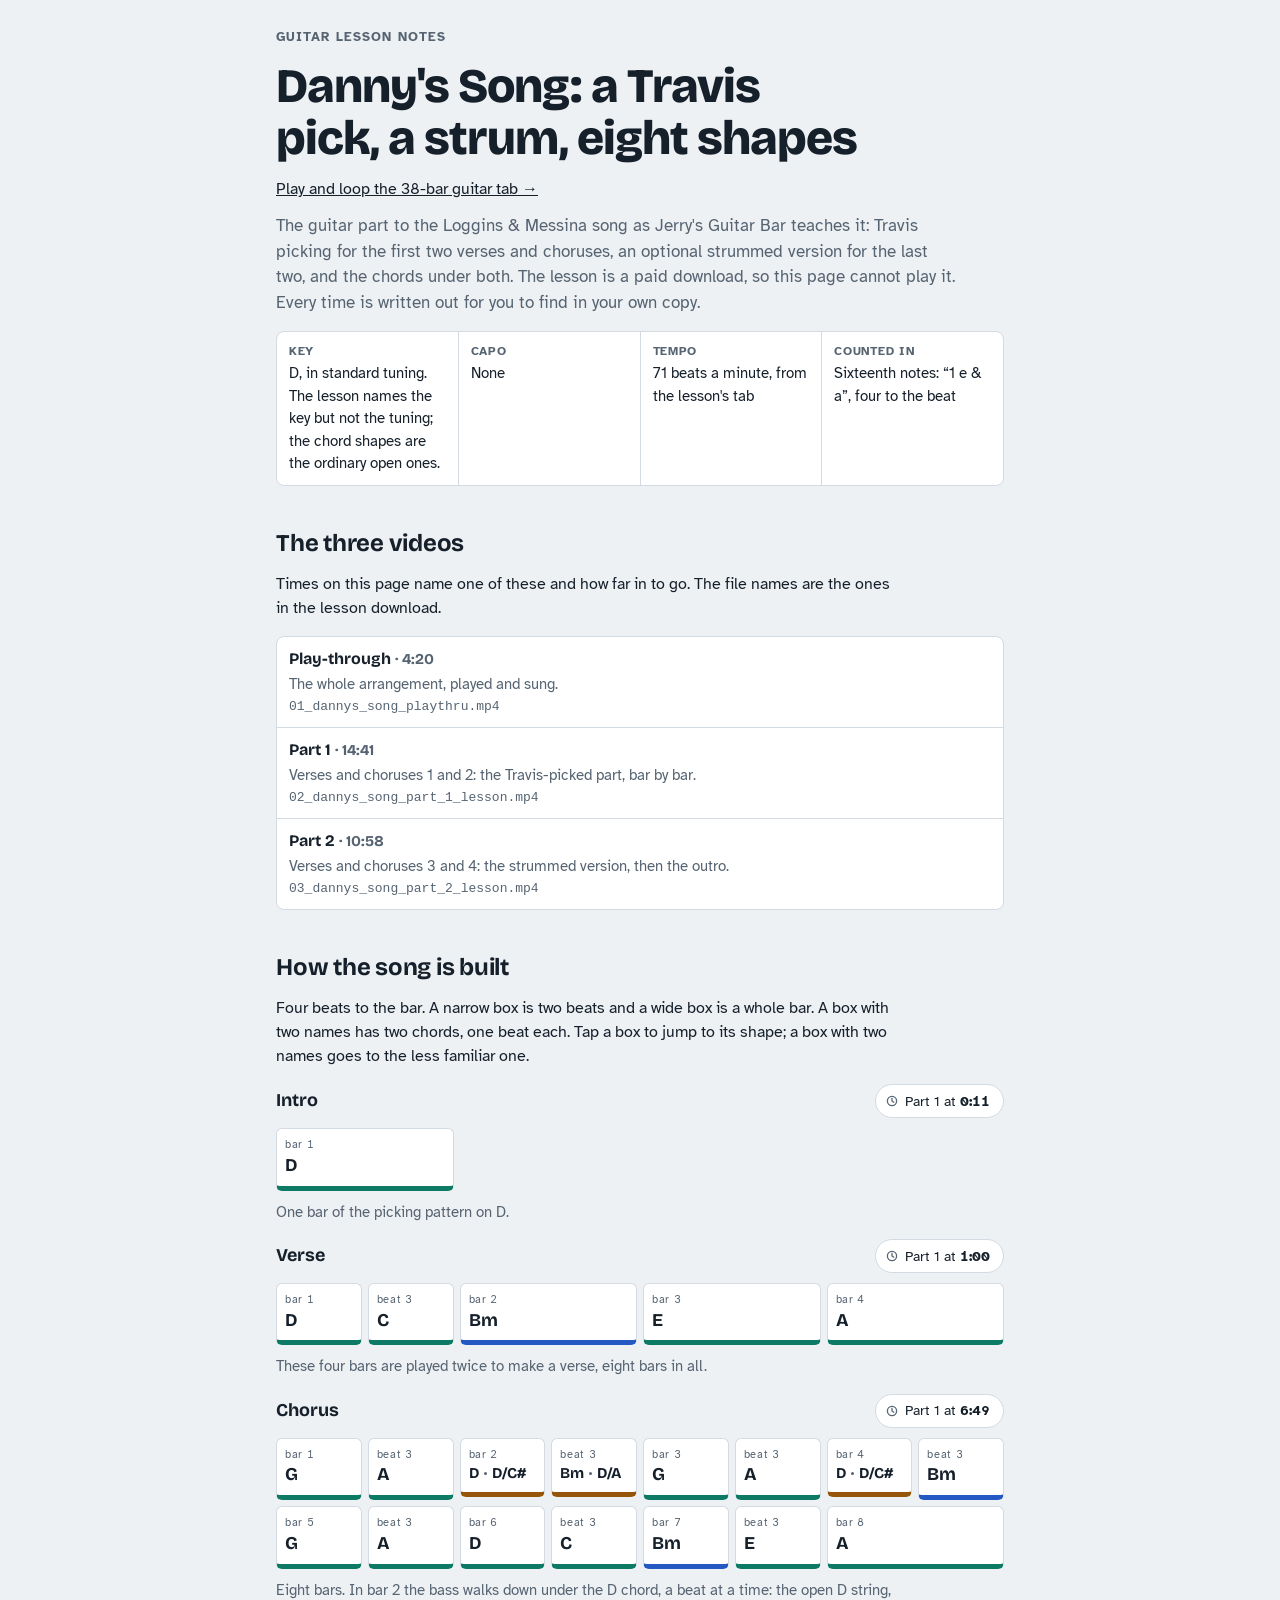
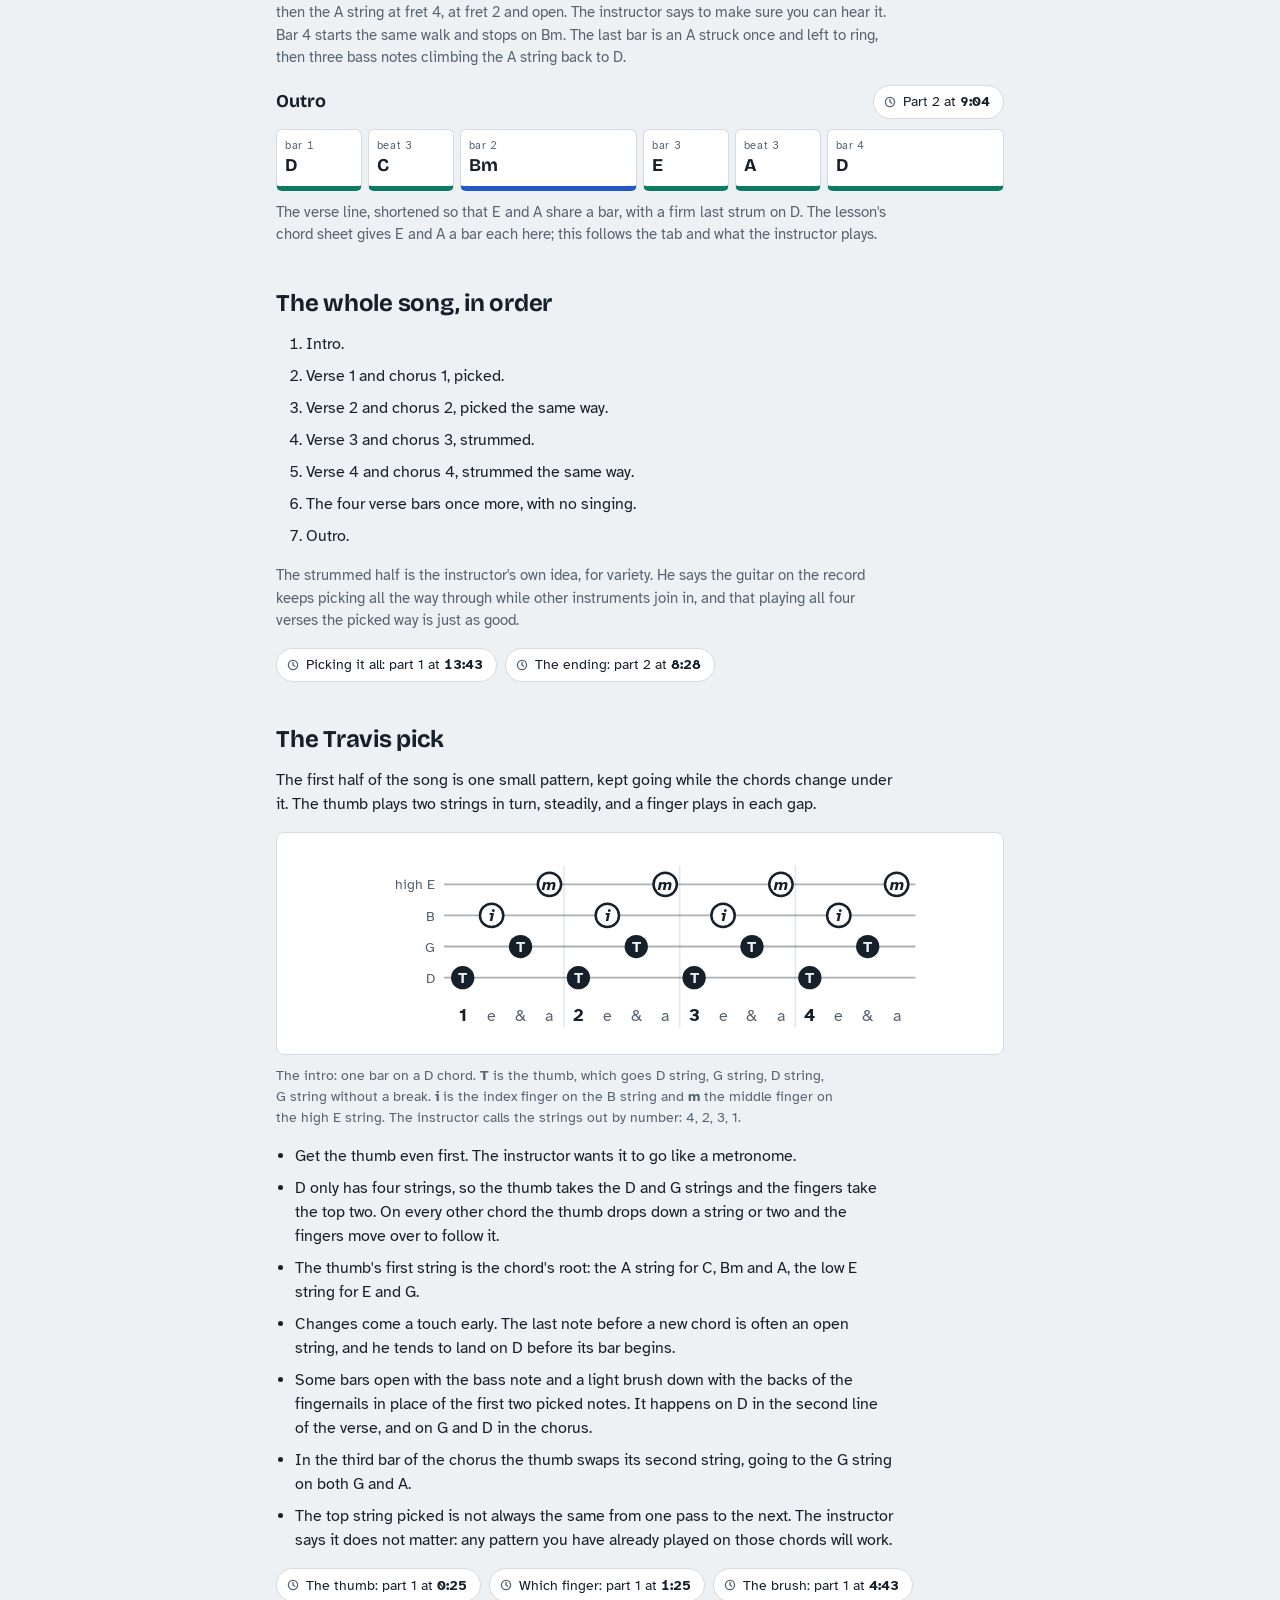
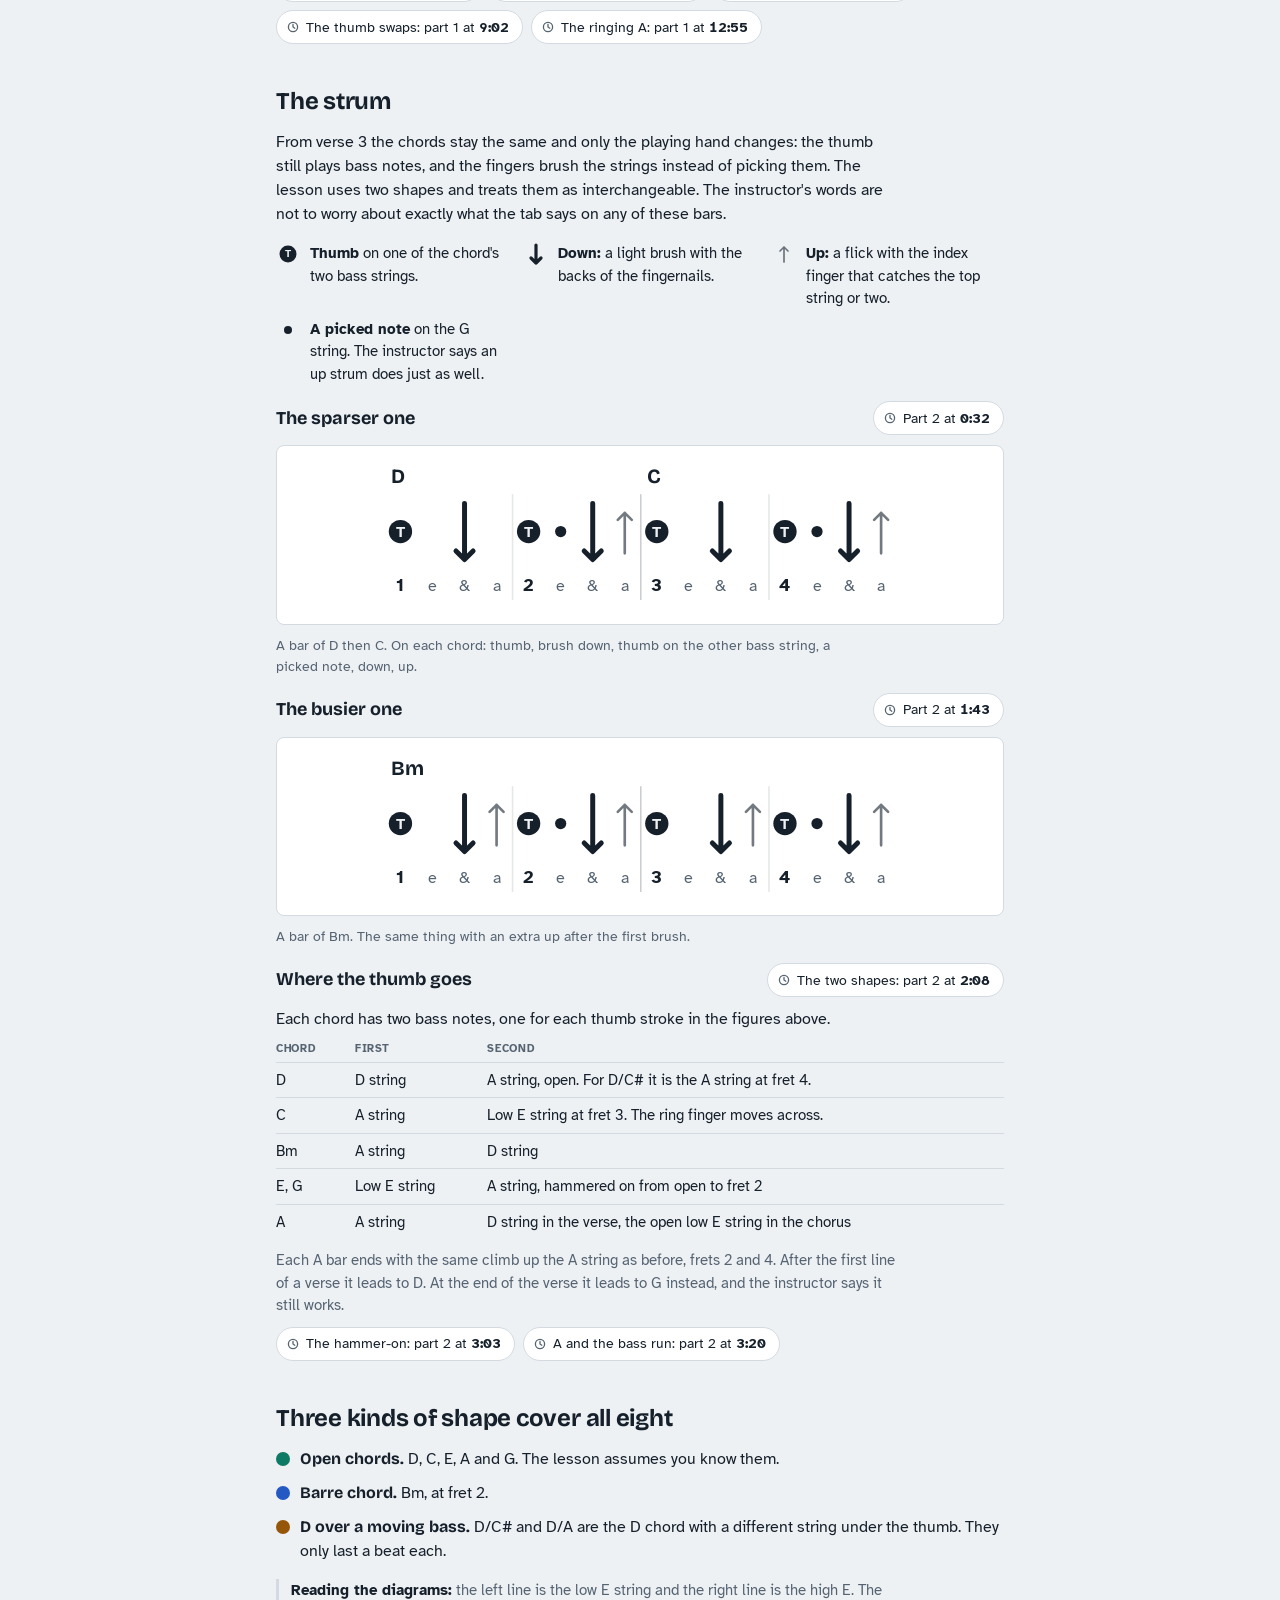
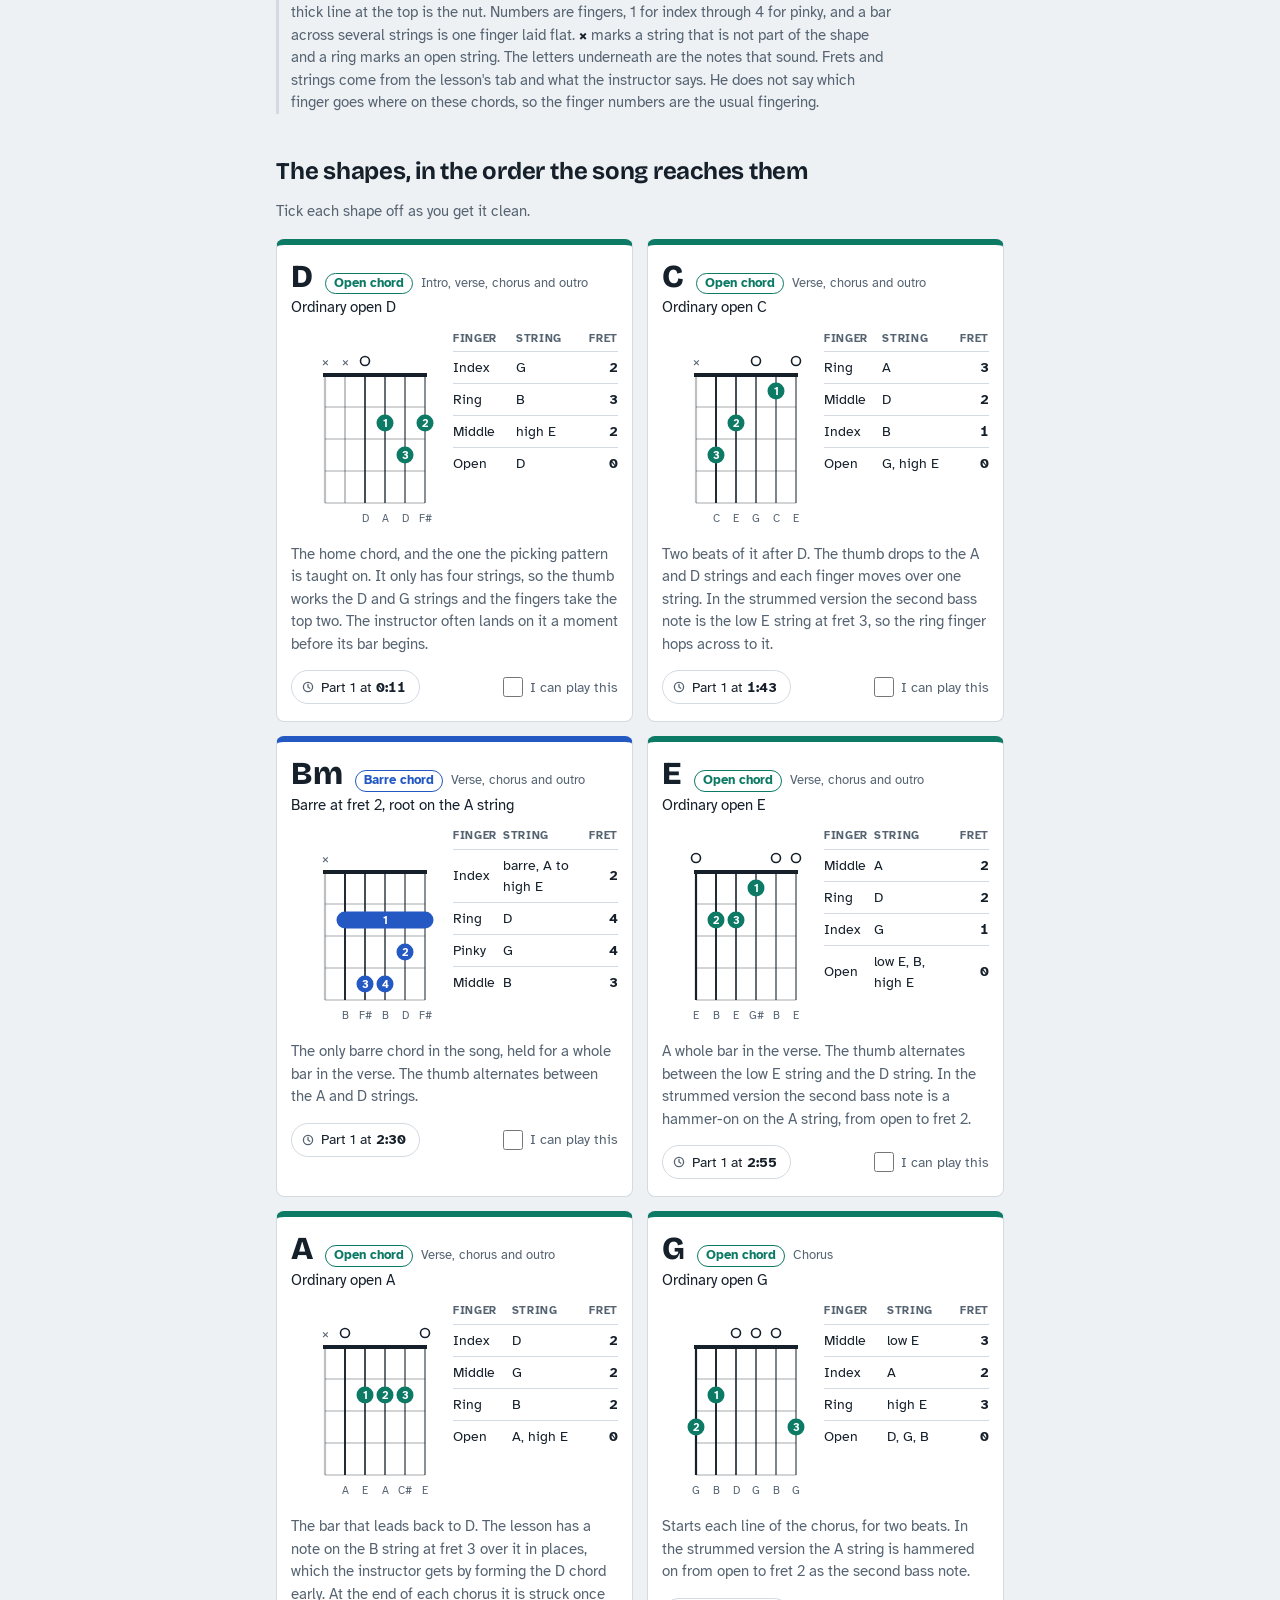
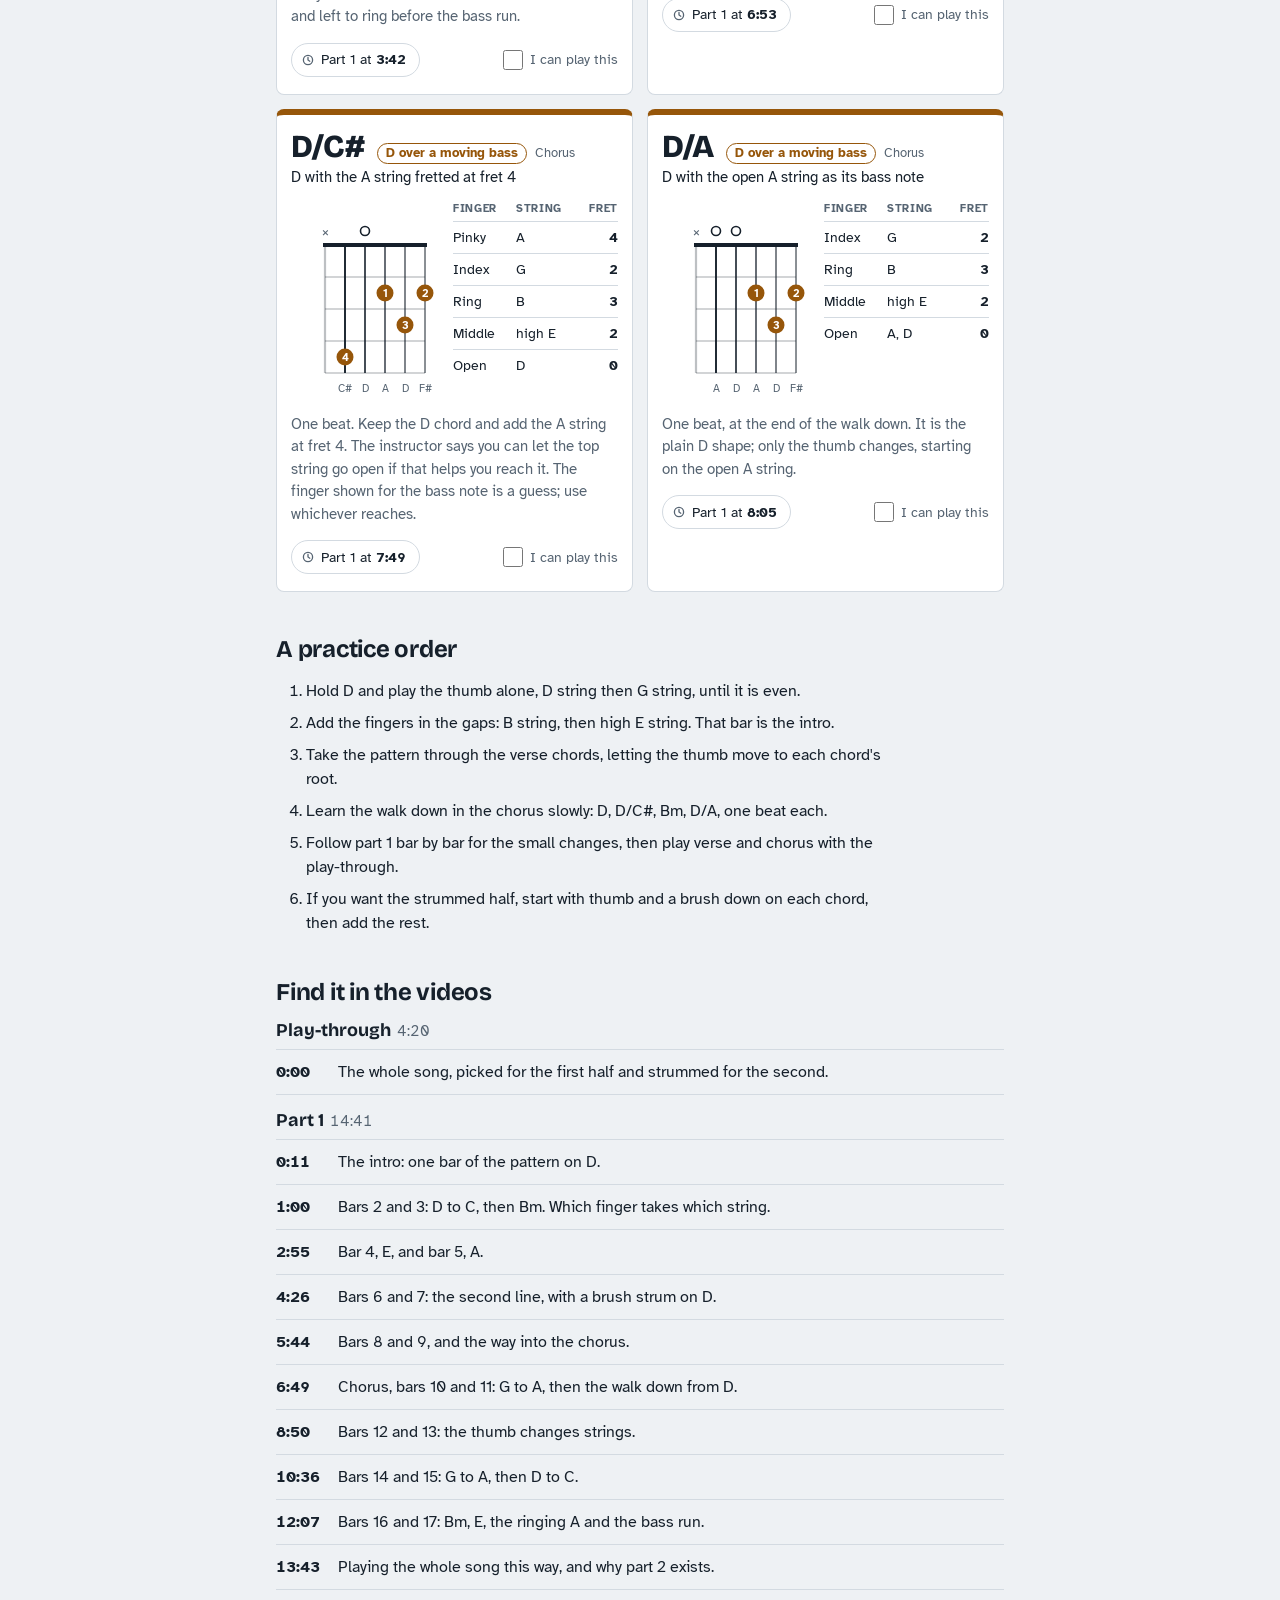
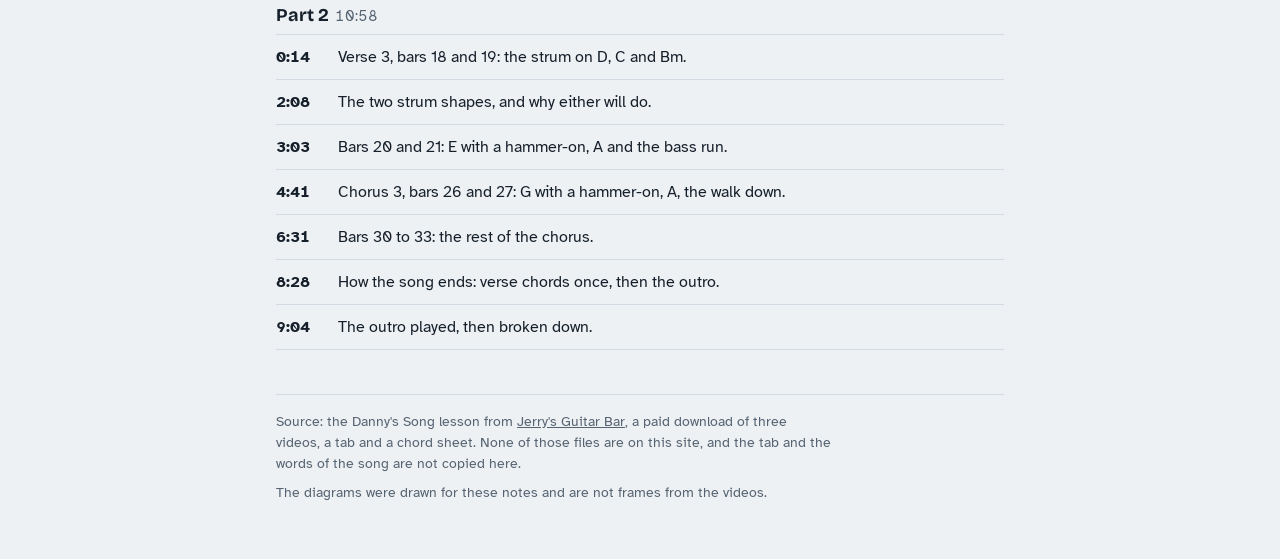
<file: dannys-song/index.html>
<!DOCTYPE html>
<html lang="en">
<head>
<meta charset="utf-8">
<meta name="viewport" content="width=device-width, initial-scale=1">
<title>Danny's Song Lesson Notes</title>
<link rel="preconnect" href="https://fonts.googleapis.com">
<link rel="preconnect" href="https://fonts.gstatic.com" crossorigin>
<link href="https://fonts.googleapis.com/css2?family=Atkinson+Hyperlegible:wght@400;700&amp;family=Bricolage+Grotesque:opsz,wght@12..96,600..800&amp;display=swap" rel="stylesheet">
<style>
:root {
  /* Layout: one reading column for a phone propped by the guitar. Chrome stays grey;
     the only colour is the three shape families, used the same way everywhere. */
  --bg: #eef1f4;
  --surface: #ffffff;
  --ink: #16202b;
  --muted: #566472;
  --line: #d3dae1;
  --open: #0c7a64;    /* open chords: D, C, E, A, G */
  --barre: #2459c4;   /* the one barre chord: Bm */
  --slash: #96560a;   /* D over a moving bass note: D/C#, D/A */
  --on-dot: #ffffff;
  --font-display: "Bricolage Grotesque", "Avenir Next", "Segoe UI", sans-serif;
  --font-body: "Atkinson Hyperlegible", "Helvetica Neue", Arial, sans-serif;
}
@media (prefers-color-scheme: dark) {
  :root:not([data-theme="light"]) {
    color-scheme: dark;
    --bg: #10161d; --surface: #19212b; --ink: #e9eef3; --muted: #9aa8b6; --line: #2d3946;
    --open: #5ad0b3; --barre: #86adff; --slash: #f0b566; --on-dot: #10161d;
  }
}
:root[data-theme="dark"] {
  color-scheme: dark;
  --bg: #10161d; --surface: #19212b; --ink: #e9eef3; --muted: #9aa8b6; --line: #2d3946;
  --open: #5ad0b3; --barre: #86adff; --slash: #f0b566; --on-dot: #10161d;
}
.fam-open  { --fam: var(--open); }
.fam-barre { --fam: var(--barre); }
.fam-slash { --fam: var(--slash); }

* { box-sizing: border-box; }
html { -webkit-text-size-adjust: 100%; }
body {
  margin: 0; background: var(--bg); color: var(--ink);
  font: 400 16px/1.5 var(--font-body);
}
main { max-width: 760px; margin: 0 auto; padding: 28px 16px 56px; display: grid; gap: 44px; }
h1, h2, h3 { font-family: var(--font-display); text-wrap: balance; margin: 0; line-height: 1.1; }
h1 { font-size: clamp(2rem, 8vw, 3rem); font-weight: 800; letter-spacing: -0.02em; }
h2 { font-size: 1.5rem; font-weight: 700; letter-spacing: -0.01em; scroll-margin-top: 12px; }
p { margin: 0; max-width: 62ch; }
a { color: inherit; }
a:focus-visible, input:focus-visible { outline: 3px solid var(--barre); outline-offset: 2px; border-radius: 4px; }
section { display: grid; gap: 16px; }
.lede { font-size: 1.0625rem; color: var(--muted); }
.eyebrow { font-size: .8125rem; letter-spacing: .08em; text-transform: uppercase; color: var(--muted); font-weight: 700; }
header.top { display: grid; gap: 12px; }

.facts { display: grid; grid-template-columns: repeat(auto-fit, minmax(150px, 1fr)); gap: 1px; margin: 4px 0 0; background: var(--line); border: 1px solid var(--line); border-radius: 8px; overflow: hidden; }
.facts div { background: var(--surface); padding: 10px 12px; }
.facts dt { font-size: .75rem; letter-spacing: .06em; text-transform: uppercase; color: var(--muted); font-weight: 700; }
.facts dd { margin: 2px 0 0; font-size: .9375rem; }

/* the chord map */
.part { display: grid; gap: 10px; }
.part-head { display: flex; flex-wrap: wrap; gap: 6px 12px; align-items: center; justify-content: space-between; }
.part-head h3 { font-size: 1.125rem; font-weight: 700; }
.loop { list-style: none; margin: 0; padding: 0; display: grid; grid-template-columns: repeat(4, 1fr); gap: 6px; }
@media (min-width: 620px) { .loop { grid-template-columns: repeat(8, 1fr); } }
.loop a { display: grid; gap: 2px; padding: 8px 6px 10px 8px; text-decoration: none; background: var(--surface); border: 1px solid var(--line); border-bottom: 5px solid var(--fam); border-radius: 6px; }
.loop .bar { font-size: .6875rem; letter-spacing: .06em; color: var(--muted); font-variant-numeric: tabular-nums; }
.loop .nm { font: 700 1.125rem/1.1 var(--font-display); }
.loop .whole { grid-column: span 2; }  /* a chord that lasts the whole bar */
.loop .two { font-size: .9375rem; display: flex; flex-wrap: wrap; align-items: baseline; gap: 0 5px; }  /* two chords, a beat each */
.loop .two i { width: 3px; height: 3px; border-radius: 50%; background: var(--muted); align-self: center; }
.note { font-size: .9375rem; color: var(--muted); }

/* shape families */
.families { list-style: none; margin: 0; padding: 0; display: grid; gap: 10px; }
.families li { display: grid; grid-template-columns: 14px 1fr; gap: 10px; align-items: start; }
.families .sw { width: 14px; height: 14px; border-radius: 50%; background: var(--fam); margin-top: 5px; }
.families strong { font-family: var(--font-display); }
.readme { border-left: 3px solid var(--line); padding-left: 12px; color: var(--muted); font-size: .9375rem; }
.readme b { color: var(--ink); }

/* chord cards */
.cards { display: grid; grid-template-columns: repeat(auto-fit, minmax(288px, 1fr)); gap: 14px; }
.chord { background: var(--surface); border: 1px solid var(--line); border-top: 6px solid var(--fam); border-radius: 8px; padding: 14px; display: grid; gap: 12px; align-content: start; scroll-margin-top: 12px; }
.chord header { display: grid; grid-template-columns: auto 1fr; column-gap: 12px; row-gap: 2px; align-items: baseline; }
.chord h3 { font-size: 2rem; font-weight: 800; }
.meta { display: flex; flex-wrap: wrap; gap: 4px 8px; align-items: center; font-size: .8125rem; color: var(--muted); }
.tag { color: var(--fam); font-weight: 700; border: 1.5px solid var(--fam); border-radius: 99px; padding: 0 8px; line-height: 1.5; white-space: nowrap; }
.where { grid-column: 1 / -1; font-size: .9375rem; }
.chord-body { display: flex; flex-wrap: wrap; gap: 12px; align-items: flex-start; }
.chordbox { width: 150px; height: auto; flex: 0 0 150px; display: block; }
.fingers { flex: 1 1 120px; border-collapse: collapse; font-size: .875rem; font-variant-numeric: tabular-nums; }
.fingers th { text-align: left; font-size: .6875rem; text-transform: uppercase; letter-spacing: .06em; color: var(--muted); font-weight: 700; padding: 0 6px 4px 0; }
.fingers td { padding: 5px 6px 5px 0; border-top: 1px solid var(--line); }
.fingers .num { text-align: right; padding-right: 0; font-weight: 700; }
.tip { font-size: .9375rem; color: var(--muted); }
.chord footer { display: flex; flex-wrap: wrap; gap: 10px 14px; align-items: center; justify-content: space-between; }
.when { display: inline-flex; align-items: center; gap: 7px; min-height: 34px; padding: 4px 13px 4px 10px; border: 1px solid var(--line); border-radius: 99px; background: var(--surface); color: var(--ink); font-size: .875rem; }
.when .clock { width: 12px; height: 12px; flex: none; fill: none; stroke: var(--muted); stroke-width: 1.3; stroke-linecap: round; }
.when b { font-variant-numeric: tabular-nums; }
.got { display: inline-flex; align-items: center; gap: 7px; min-height: 40px; font-size: .875rem; color: var(--muted); cursor: pointer; }
.got input { width: 20px; height: 20px; accent-color: var(--fam); margin: 0; }
.progress { font-size: .9375rem; color: var(--muted); }

/* diagrams */
svg text { font-family: var(--font-body); }
.string { stroke: var(--ink); }
.string-off { opacity: .28; }
.fret { stroke: var(--ink); stroke-width: 1; opacity: .38; }
.nut { stroke: var(--ink); stroke-width: 4; stroke-linecap: square; }
.dot { fill: var(--fam); }
.dot-t { fill: var(--surface); stroke: var(--fam); stroke-width: 2.5; }
.fn { fill: var(--on-dot); font-size: 10.5px; font-weight: 700; text-anchor: middle; }
.ft { fill: var(--ink); }
.startfret { fill: var(--ink); font-size: 11px; font-weight: 700; text-anchor: end; }
.nutlab { fill: var(--muted); font-size: 8.5px; text-anchor: middle; letter-spacing: .04em; }
.mk { fill: var(--muted); font-size: 13px; text-anchor: middle; }
.openring { fill: none; stroke: var(--ink); stroke-width: 1.6; }
.nn { fill: var(--muted); font-size: 10.5px; text-anchor: middle; }

/* figures: the picking pattern and the two strums */
figure { margin: 0; display: grid; gap: 10px; }
figcaption { font-size: .875rem; color: var(--muted); max-width: 62ch; }
.panel { background: var(--surface); border: 1px solid var(--line); border-radius: 8px; padding: 14px 10px; }
.groove, .pick { display: block; width: 100%; max-width: 560px; height: auto; margin: 0 auto; }
.pick .string { opacity: .35; }
.stroke { fill: none; stroke: var(--ink); stroke-width: 1.7; stroke-linecap: round; stroke-linejoin: round; opacity: .6; }
.stroke-wide { stroke-width: 3.2; opacity: 1; }
.thumbdot, .notedot { fill: var(--ink); }
.thumblet { fill: var(--bg); font-size: 9.5px; font-weight: 700; text-anchor: middle; }
.fingerdot { fill: var(--surface); stroke: var(--ink); stroke-width: 1.6; }
.fingerlet { fill: var(--ink); font-size: 10px; font-weight: 700; font-style: italic; text-anchor: middle; }
.count { fill: var(--muted); font-size: 10px; text-anchor: middle; }
.count-beat { fill: var(--ink); font-size: 11.5px; font-weight: 700; }
.groove-ch { fill: var(--ink); font-family: var(--font-display); font-size: 13px; font-weight: 700; }
.beatline { stroke: var(--ink); opacity: .1; }
.barline { stroke: var(--ink); opacity: .22; }
.slab { fill: var(--muted); font-size: 9px; text-anchor: end; }
.key { list-style: none; margin: 0; padding: 0; display: grid; grid-template-columns: repeat(auto-fit, minmax(230px, 1fr)); gap: 8px 16px; font-size: .9375rem; }
.key li { display: grid; grid-template-columns: 24px 1fr; gap: 10px; align-items: start; }
.key-ico { width: 24px; height: 24px; display: block; }
.bass { border-collapse: collapse; font-size: .9375rem; }
.bass th { text-align: left; font-size: .6875rem; text-transform: uppercase; letter-spacing: .06em; color: var(--muted); font-weight: 700; padding: 0 18px 4px 0; }
.bass td { padding: 6px 18px 6px 0; border-top: 1px solid var(--line); vertical-align: top; }
.videos { list-style: none; margin: 0; padding: 0; display: grid; gap: 1px; background: var(--line); border: 1px solid var(--line); border-radius: 8px; overflow: hidden; }
.videos li { background: var(--surface); padding: 10px 12px; display: grid; gap: 2px; }
.videos b { font-family: var(--font-display); }
.videos span { font-size: .9375rem; color: var(--muted); }
.videos code { font-size: .8125rem; color: var(--muted); overflow-wrap: anywhere; }
.contents { display: grid; gap: 8px; }
.contents h3 { font-size: 1.125rem; font-weight: 700; }
.contents h3 span { font: 400 .9375rem/1 var(--font-body); color: var(--muted); margin-left: 6px; font-variant-numeric: tabular-nums; }
.chapters .row { display: grid; grid-template-columns: 3.4em 1fr; gap: 8px; }
.chapters .row .t { font-weight: 700; text-decoration: none; }
.linkrow { display: flex; flex-wrap: wrap; gap: 8px; }

.points { margin: 0; padding-left: 1.2em; display: grid; gap: 8px; max-width: 62ch; }


/* chapter list */
.chapters { list-style: none; margin: 0; padding: 0; border-top: 1px solid var(--line); }
.chapters li { display: grid; gap: 2px; padding: 10px 0; border-bottom: 1px solid var(--line); }
.chapters a { display: grid; grid-template-columns: 3.4em 1fr; gap: 8px; text-decoration: none; font-weight: 700; }
.chapters .t { font-variant-numeric: tabular-nums; text-decoration: underline; text-underline-offset: 3px; }
.chapters .what { padding-left: calc(3.4em + 8px); color: var(--muted); font-size: .9375rem; }
.steps { margin: 0; padding-left: 1.9em; display: grid; gap: 8px; max-width: 62ch; }
.source { font-size: .875rem; color: var(--muted); border-top: 1px solid var(--line); padding-top: 16px; display: grid; gap: 8px; }
@media (prefers-reduced-motion: no-preference) { html { scroll-behavior: smooth; } }
</style>
</head>
<body>
<main>

<header class="top">
  <p class="eyebrow">Guitar lesson notes</p>
  <h1>Danny's Song: a Travis pick, a strum, eight shapes</h1>
  <p><a href="practice/index.html">Play and loop the 38-bar guitar tab →</a></p>
  <p class="lede">The guitar part to the Loggins &amp; Messina song as Jerry's Guitar Bar teaches it: Travis picking for the first two verses and choruses, an optional strummed version for the last two, and the chords under both. The lesson is a paid download, so this page cannot play it. Every time is written out for you to find in your own copy.</p>
  <dl class="facts">
    <div><dt>Key</dt><dd>D, in standard tuning. The lesson names the key but not the tuning; the chord shapes are the ordinary open ones.</dd></div>
    <div><dt>Capo</dt><dd>None</dd></div>
    <div><dt>Tempo</dt><dd>71 beats a minute, from the lesson's tab</dd></div>
    <div><dt>Counted in</dt><dd>Sixteenth notes: “1 e &amp; a”, four to the beat</dd></div>
  </dl>
</header>

<section aria-labelledby="h-videos">
  <h2 id="h-videos">The three videos</h2>
  <p>Times on this page name one of these and how far in to go. The file names are the ones in the lesson download.</p>
  <ul class="videos"><li><b>Play-through <span>· 4:20</span></b><span>The whole arrangement, played and sung.</span><code>01_dannys_song_playthru.mp4</code></li><li><b>Part 1 <span>· 14:41</span></b><span>Verses and choruses 1 and 2: the Travis-picked part, bar by bar.</span><code>02_dannys_song_part_1_lesson.mp4</code></li><li><b>Part 2 <span>· 10:58</span></b><span>Verses and choruses 3 and 4: the strummed version, then the outro.</span><code>03_dannys_song_part_2_lesson.mp4</code></li></ul>
</section>

<section aria-labelledby="h-map">
  <h2 id="h-map">How the song is built</h2>
  <p>Four beats to the bar. A narrow box is two beats and a wide box is a whole bar. A box with two names has two chords, one beat each. Tap a box to jump to its shape; a box with two names goes to the less familiar one.</p>
  <div class="part">
    <div class="part-head"><h3>Intro</h3><span class="when"><svg class="clock" viewBox="0 0 12 12" aria-hidden="true"><circle cx="6" cy="6" r="4.6"/><path d="M6 3.4V6l1.8 1.2"/></svg><span>Part 1 at <b>0:11</b></span></span></div>
    <ol class="loop"><li class="fam-open whole"><a href="#chord-d"><span class="bar">bar 1</span><span class="nm">D</span></a></li></ol>
    <p class="note">One bar of the picking pattern on D.</p>
  </div>
  <div class="part">
    <div class="part-head"><h3>Verse</h3><span class="when"><svg class="clock" viewBox="0 0 12 12" aria-hidden="true"><circle cx="6" cy="6" r="4.6"/><path d="M6 3.4V6l1.8 1.2"/></svg><span>Part 1 at <b>1:00</b></span></span></div>
    <ol class="loop"><li class="fam-open"><a href="#chord-d"><span class="bar">bar 1</span><span class="nm">D</span></a></li><li class="fam-open"><a href="#chord-c"><span class="bar">beat 3</span><span class="nm">C</span></a></li><li class="fam-barre whole"><a href="#chord-bm"><span class="bar">bar 2</span><span class="nm">Bm</span></a></li><li class="fam-open whole"><a href="#chord-e"><span class="bar">bar 3</span><span class="nm">E</span></a></li><li class="fam-open whole"><a href="#chord-a"><span class="bar">bar 4</span><span class="nm">A</span></a></li></ol>
    <p class="note">These four bars are played twice to make a verse, eight bars in all.</p>
  </div>
  <div class="part">
    <div class="part-head"><h3>Chorus</h3><span class="when"><svg class="clock" viewBox="0 0 12 12" aria-hidden="true"><circle cx="6" cy="6" r="4.6"/><path d="M6 3.4V6l1.8 1.2"/></svg><span>Part 1 at <b>6:49</b></span></span></div>
    <ol class="loop"><li class="fam-open"><a href="#chord-g"><span class="bar">bar 1</span><span class="nm">G</span></a></li><li class="fam-open"><a href="#chord-a"><span class="bar">beat 3</span><span class="nm">A</span></a></li><li class="fam-slash"><a href="#chord-d-csharp"><span class="bar">bar 2</span><span class="nm two">D<i></i>D/C#</span></a></li><li class="fam-slash"><a href="#chord-d-a"><span class="bar">beat 3</span><span class="nm two">Bm<i></i>D/A</span></a></li><li class="fam-open"><a href="#chord-g"><span class="bar">bar 3</span><span class="nm">G</span></a></li><li class="fam-open"><a href="#chord-a"><span class="bar">beat 3</span><span class="nm">A</span></a></li><li class="fam-slash"><a href="#chord-d-csharp"><span class="bar">bar 4</span><span class="nm two">D<i></i>D/C#</span></a></li><li class="fam-barre"><a href="#chord-bm"><span class="bar">beat 3</span><span class="nm">Bm</span></a></li><li class="fam-open"><a href="#chord-g"><span class="bar">bar 5</span><span class="nm">G</span></a></li><li class="fam-open"><a href="#chord-a"><span class="bar">beat 3</span><span class="nm">A</span></a></li><li class="fam-open"><a href="#chord-d"><span class="bar">bar 6</span><span class="nm">D</span></a></li><li class="fam-open"><a href="#chord-c"><span class="bar">beat 3</span><span class="nm">C</span></a></li><li class="fam-barre"><a href="#chord-bm"><span class="bar">bar 7</span><span class="nm">Bm</span></a></li><li class="fam-open"><a href="#chord-e"><span class="bar">beat 3</span><span class="nm">E</span></a></li><li class="fam-open whole"><a href="#chord-a"><span class="bar">bar 8</span><span class="nm">A</span></a></li></ol>
    <p class="note">Eight bars. In bar 2 the bass walks down under the D chord, a beat at a time: the open D string, then the A string at fret 4, at fret 2 and open. The instructor says to make sure you can hear it. Bar 4 starts the same walk and stops on Bm. The last bar is an A struck once and left to ring, then three bass notes climbing the A string back to D.</p>
  </div>
  <div class="part">
    <div class="part-head"><h3>Outro</h3><span class="when"><svg class="clock" viewBox="0 0 12 12" aria-hidden="true"><circle cx="6" cy="6" r="4.6"/><path d="M6 3.4V6l1.8 1.2"/></svg><span>Part 2 at <b>9:04</b></span></span></div>
    <ol class="loop"><li class="fam-open"><a href="#chord-d"><span class="bar">bar 1</span><span class="nm">D</span></a></li><li class="fam-open"><a href="#chord-c"><span class="bar">beat 3</span><span class="nm">C</span></a></li><li class="fam-barre whole"><a href="#chord-bm"><span class="bar">bar 2</span><span class="nm">Bm</span></a></li><li class="fam-open"><a href="#chord-e"><span class="bar">bar 3</span><span class="nm">E</span></a></li><li class="fam-open"><a href="#chord-a"><span class="bar">beat 3</span><span class="nm">A</span></a></li><li class="fam-open whole"><a href="#chord-d"><span class="bar">bar 4</span><span class="nm">D</span></a></li></ol>
    <p class="note">The verse line, shortened so that E and A share a bar, with a firm last strum on D. The lesson's chord sheet gives E and A a bar each here; this follows the tab and what the instructor plays.</p>
  </div>
</section>

<section aria-labelledby="h-order">
  <h2 id="h-order">The whole song, in order</h2>
  <ol class="steps">
    <li>Intro.</li>
    <li>Verse 1 and chorus 1, picked.</li>
    <li>Verse 2 and chorus 2, picked the same way.</li>
    <li>Verse 3 and chorus 3, strummed.</li>
    <li>Verse 4 and chorus 4, strummed the same way.</li>
    <li>The four verse bars once more, with no singing.</li>
    <li>Outro.</li>
  </ol>
  <p class="note">The strummed half is the instructor's own idea, for variety. He says the guitar on the record keeps picking all the way through while other instruments join in, and that playing all four verses the picked way is just as good.</p>
  <div class="linkrow"><span class="when"><svg class="clock" viewBox="0 0 12 12" aria-hidden="true"><circle cx="6" cy="6" r="4.6"/><path d="M6 3.4V6l1.8 1.2"/></svg><span>Picking it all: part 1 at <b>13:43</b></span></span> <span class="when"><svg class="clock" viewBox="0 0 12 12" aria-hidden="true"><circle cx="6" cy="6" r="4.6"/><path d="M6 3.4V6l1.8 1.2"/></svg><span>The ending: part 2 at <b>8:28</b></span></span></div>
</section>

<section aria-labelledby="h-pick">
  <h2 id="h-pick">The Travis pick</h2>
  <p>The first half of the song is one small pattern, kept going while the chords change under it. The thumb plays two strings in turn, steadily, and a finger plays in each gap.</p>
  <figure>
    <div class="panel"><svg class="pick" viewBox="0 0 360 124" role="img" aria-label="One bar of the picking pattern on a D chord, in sixteenth notes. Each beat: thumb on the D string, index on the B string, thumb on the G string, middle on the high E string."><line class="beatline" x1="131.1" y1="12" x2="131.1" y2="116"/><line class="beatline" x1="205.5" y1="12" x2="205.5" y2="116"/><line class="beatline" x1="279.9" y1="12" x2="279.9" y2="116"/><line class="string" x1="54" y1="24" x2="357.0" y2="24" stroke-width="1.2"/><text class="slab" x="48" y="27.3">high E</text><line class="string" x1="54" y1="44" x2="357.0" y2="44" stroke-width="1.2"/><text class="slab" x="48" y="47.3">B</text><line class="string" x1="54" y1="64" x2="357.0" y2="64" stroke-width="1.2"/><text class="slab" x="48" y="67.3">G</text><line class="string" x1="54" y1="84" x2="357.0" y2="84" stroke-width="1.2"/><text class="slab" x="48" y="87.3">D</text><circle class="thumbdot" cx="66.0" cy="84" r="7.5"/><text class="thumblet" x="66.0" y="87.4">T</text><text class="count count-beat" x="66.0" y="112">1</text><circle class="fingerdot" cx="84.6" cy="44" r="7.5"/><text class="fingerlet" x="84.6" y="47.4">i</text><text class="count" x="84.6" y="112">e</text><circle class="thumbdot" cx="103.2" cy="64" r="7.5"/><text class="thumblet" x="103.2" y="67.4">T</text><text class="count" x="103.2" y="112">&amp;</text><circle class="fingerdot" cx="121.8" cy="24" r="7.5"/><text class="fingerlet" x="121.8" y="27.4">m</text><text class="count" x="121.8" y="112">a</text><circle class="thumbdot" cx="140.4" cy="84" r="7.5"/><text class="thumblet" x="140.4" y="87.4">T</text><text class="count count-beat" x="140.4" y="112">2</text><circle class="fingerdot" cx="159.0" cy="44" r="7.5"/><text class="fingerlet" x="159.0" y="47.4">i</text><text class="count" x="159.0" y="112">e</text><circle class="thumbdot" cx="177.6" cy="64" r="7.5"/><text class="thumblet" x="177.6" y="67.4">T</text><text class="count" x="177.6" y="112">&amp;</text><circle class="fingerdot" cx="196.2" cy="24" r="7.5"/><text class="fingerlet" x="196.2" y="27.4">m</text><text class="count" x="196.2" y="112">a</text><circle class="thumbdot" cx="214.8" cy="84" r="7.5"/><text class="thumblet" x="214.8" y="87.4">T</text><text class="count count-beat" x="214.8" y="112">3</text><circle class="fingerdot" cx="233.4" cy="44" r="7.5"/><text class="fingerlet" x="233.4" y="47.4">i</text><text class="count" x="233.4" y="112">e</text><circle class="thumbdot" cx="252.0" cy="64" r="7.5"/><text class="thumblet" x="252.0" y="67.4">T</text><text class="count" x="252.0" y="112">&amp;</text><circle class="fingerdot" cx="270.6" cy="24" r="7.5"/><text class="fingerlet" x="270.6" y="27.4">m</text><text class="count" x="270.6" y="112">a</text><circle class="thumbdot" cx="289.2" cy="84" r="7.5"/><text class="thumblet" x="289.2" y="87.4">T</text><text class="count count-beat" x="289.2" y="112">4</text><circle class="fingerdot" cx="307.8" cy="44" r="7.5"/><text class="fingerlet" x="307.8" y="47.4">i</text><text class="count" x="307.8" y="112">e</text><circle class="thumbdot" cx="326.4" cy="64" r="7.5"/><text class="thumblet" x="326.4" y="67.4">T</text><text class="count" x="326.4" y="112">&amp;</text><circle class="fingerdot" cx="345.0" cy="24" r="7.5"/><text class="fingerlet" x="345.0" y="27.4">m</text><text class="count" x="345.0" y="112">a</text></svg></div>
    <figcaption>The intro: one bar on a D chord. <b>T</b> is the thumb, which goes D string, G string, D string, G string without a break. <b>i</b> is the index finger on the B string and <b>m</b> the middle finger on the high E string. The instructor calls the strings out by number: 4, 2, 3, 1.</figcaption>
  </figure>
  <ul class="points">
    <li>Get the thumb even first. The instructor wants it to go like a metronome.</li>
    <li>D only has four strings, so the thumb takes the D and G strings and the fingers take the top two. On every other chord the thumb drops down a string or two and the fingers move over to follow it.</li>
    <li>The thumb's first string is the chord's root: the A string for C, Bm and A, the low E string for E and G.</li>
    <li>Changes come a touch early. The last note before a new chord is often an open string, and he tends to land on D before its bar begins.</li>
    <li>Some bars open with the bass note and a light brush down with the backs of the fingernails in place of the first two picked notes. It happens on D in the second line of the verse, and on G and D in the chorus.</li>
    <li>In the third bar of the chorus the thumb swaps its second string, going to the G string on both G and A.</li>
    <li>The top string picked is not always the same from one pass to the next. The instructor says it does not matter: any pattern you have already played on those chords will work.</li>
  </ul>
  <div class="linkrow"><span class="when"><svg class="clock" viewBox="0 0 12 12" aria-hidden="true"><circle cx="6" cy="6" r="4.6"/><path d="M6 3.4V6l1.8 1.2"/></svg><span>The thumb: part 1 at <b>0:25</b></span></span> <span class="when"><svg class="clock" viewBox="0 0 12 12" aria-hidden="true"><circle cx="6" cy="6" r="4.6"/><path d="M6 3.4V6l1.8 1.2"/></svg><span>Which finger: part 1 at <b>1:25</b></span></span> <span class="when"><svg class="clock" viewBox="0 0 12 12" aria-hidden="true"><circle cx="6" cy="6" r="4.6"/><path d="M6 3.4V6l1.8 1.2"/></svg><span>The brush: part 1 at <b>4:43</b></span></span> <span class="when"><svg class="clock" viewBox="0 0 12 12" aria-hidden="true"><circle cx="6" cy="6" r="4.6"/><path d="M6 3.4V6l1.8 1.2"/></svg><span>The thumb swaps: part 1 at <b>9:02</b></span></span> <span class="when"><svg class="clock" viewBox="0 0 12 12" aria-hidden="true"><circle cx="6" cy="6" r="4.6"/><path d="M6 3.4V6l1.8 1.2"/></svg><span>The ringing A: part 1 at <b>12:55</b></span></span></div>
</section>

<section aria-labelledby="h-strum">
  <h2 id="h-strum">The strum</h2>
  <p>From verse 3 the chords stay the same and only the playing hand changes: the thumb still plays bass notes, and the fingers brush the strings instead of picking them. The lesson uses two shapes and treats them as interchangeable. The instructor's words are not to worry about exactly what the tab says on any of these bars.</p>
  <ul class="key"><li><svg class="key-ico" viewBox="0 0 24 24" aria-hidden="true"><circle class="thumbdot" cx="12" cy="12" r="8.5"/><text class="thumblet" x="12" y="15.4">T</text></svg><span><b>Thumb</b> on one of the chord's two bass strings.</span></li><li><svg class="key-ico" viewBox="0 0 24 24" aria-hidden="true"><path class="stroke stroke-wide" d="M12 3V21M7 16L12 21L17 16"/></svg><span><b>Down:</b> a light brush with the backs of the fingernails.</span></li><li><svg class="key-ico" viewBox="0 0 24 24" aria-hidden="true"><path class="stroke" d="M12 20V5M8 9L12 5L16 9"/></svg><span><b>Up:</b> a flick with the index finger that catches the top string or two.</span></li><li><svg class="key-ico" viewBox="0 0 24 24" aria-hidden="true"><circle class="notedot" cx="12" cy="12" r="4"/></svg><span><b>A picked note</b> on the G string. The instructor says an up strum does just as well.</span></li></ul>
  <div class="part">
    <div class="part-head"><h3>The sparser one</h3><span class="when"><svg class="clock" viewBox="0 0 12 12" aria-hidden="true"><circle cx="6" cy="6" r="4.6"/><path d="M6 3.4V6l1.8 1.2"/></svg><span>Part 2 at <b>0:32</b></span></span></div>
    <figure>
      <div class="panel"><svg class="groove" viewBox="0 0 360 96" role="img" aria-label="One bar, D then C: thumb, down, thumb, picked note, down, up, on each chord."><line class="beatline" x1="98.1" y1="22" x2="98.1" y2="90"/><line class="barline" x1="180.5" y1="22" x2="180.5" y2="90"/><line class="beatline" x1="262.9" y1="22" x2="262.9" y2="90"/><text class="groove-ch" x="20.0" y="15">D</text><text class="groove-ch" x="184.8" y="15">C</text><circle class="thumbdot" cx="26.0" cy="46" r="7.5"/><text class="thumblet" x="26.0" y="49.4">T</text><text class="count count-beat" x="26.0" y="84">1</text><text class="count" x="46.6" y="84">e</text><path class="stroke stroke-wide" d="M67.2 28V64M61.7 58.5L67.2 64L72.7 58.5"/><text class="count" x="67.2" y="84">&amp;</text><text class="count" x="87.8" y="84">a</text><circle class="thumbdot" cx="108.4" cy="46" r="7.5"/><text class="thumblet" x="108.4" y="49.4">T</text><text class="count count-beat" x="108.4" y="84">2</text><circle class="notedot" cx="129.0" cy="46" r="3.6"/><text class="count" x="129.0" y="84">e</text><path class="stroke stroke-wide" d="M149.6 28V64M144.1 58.5L149.6 64L155.1 58.5"/><text class="count" x="149.6" y="84">&amp;</text><path class="stroke" d="M170.2 60V34M165.7 38.5L170.2 34L174.7 38.5"/><text class="count" x="170.2" y="84">a</text><circle class="thumbdot" cx="190.8" cy="46" r="7.5"/><text class="thumblet" x="190.8" y="49.4">T</text><text class="count count-beat" x="190.8" y="84">3</text><text class="count" x="211.4" y="84">e</text><path class="stroke stroke-wide" d="M232.0 28V64M226.5 58.5L232.0 64L237.5 58.5"/><text class="count" x="232.0" y="84">&amp;</text><text class="count" x="252.6" y="84">a</text><circle class="thumbdot" cx="273.2" cy="46" r="7.5"/><text class="thumblet" x="273.2" y="49.4">T</text><text class="count count-beat" x="273.2" y="84">4</text><circle class="notedot" cx="293.8" cy="46" r="3.6"/><text class="count" x="293.8" y="84">e</text><path class="stroke stroke-wide" d="M314.4 28V64M308.9 58.5L314.4 64L319.9 58.5"/><text class="count" x="314.4" y="84">&amp;</text><path class="stroke" d="M335.0 60V34M330.5 38.5L335.0 34L339.5 38.5"/><text class="count" x="335.0" y="84">a</text></svg></div>
      <figcaption>A bar of D then C. On each chord: thumb, brush down, thumb on the other bass string, a picked note, down, up.</figcaption>
    </figure>
  </div>
  <div class="part">
    <div class="part-head"><h3>The busier one</h3><span class="when"><svg class="clock" viewBox="0 0 12 12" aria-hidden="true"><circle cx="6" cy="6" r="4.6"/><path d="M6 3.4V6l1.8 1.2"/></svg><span>Part 2 at <b>1:43</b></span></span></div>
    <figure>
      <div class="panel"><svg class="groove" viewBox="0 0 360 96" role="img" aria-label="One bar of B minor: thumb, down, up, thumb, picked note, down, up, twice."><line class="beatline" x1="98.1" y1="22" x2="98.1" y2="90"/><line class="barline" x1="180.5" y1="22" x2="180.5" y2="90"/><line class="beatline" x1="262.9" y1="22" x2="262.9" y2="90"/><text class="groove-ch" x="20.0" y="15">Bm</text><circle class="thumbdot" cx="26.0" cy="46" r="7.5"/><text class="thumblet" x="26.0" y="49.4">T</text><text class="count count-beat" x="26.0" y="84">1</text><text class="count" x="46.6" y="84">e</text><path class="stroke stroke-wide" d="M67.2 28V64M61.7 58.5L67.2 64L72.7 58.5"/><text class="count" x="67.2" y="84">&amp;</text><path class="stroke" d="M87.8 60V34M83.3 38.5L87.8 34L92.3 38.5"/><text class="count" x="87.8" y="84">a</text><circle class="thumbdot" cx="108.4" cy="46" r="7.5"/><text class="thumblet" x="108.4" y="49.4">T</text><text class="count count-beat" x="108.4" y="84">2</text><circle class="notedot" cx="129.0" cy="46" r="3.6"/><text class="count" x="129.0" y="84">e</text><path class="stroke stroke-wide" d="M149.6 28V64M144.1 58.5L149.6 64L155.1 58.5"/><text class="count" x="149.6" y="84">&amp;</text><path class="stroke" d="M170.2 60V34M165.7 38.5L170.2 34L174.7 38.5"/><text class="count" x="170.2" y="84">a</text><circle class="thumbdot" cx="190.8" cy="46" r="7.5"/><text class="thumblet" x="190.8" y="49.4">T</text><text class="count count-beat" x="190.8" y="84">3</text><text class="count" x="211.4" y="84">e</text><path class="stroke stroke-wide" d="M232.0 28V64M226.5 58.5L232.0 64L237.5 58.5"/><text class="count" x="232.0" y="84">&amp;</text><path class="stroke" d="M252.6 60V34M248.1 38.5L252.6 34L257.1 38.5"/><text class="count" x="252.6" y="84">a</text><circle class="thumbdot" cx="273.2" cy="46" r="7.5"/><text class="thumblet" x="273.2" y="49.4">T</text><text class="count count-beat" x="273.2" y="84">4</text><circle class="notedot" cx="293.8" cy="46" r="3.6"/><text class="count" x="293.8" y="84">e</text><path class="stroke stroke-wide" d="M314.4 28V64M308.9 58.5L314.4 64L319.9 58.5"/><text class="count" x="314.4" y="84">&amp;</text><path class="stroke" d="M335.0 60V34M330.5 38.5L335.0 34L339.5 38.5"/><text class="count" x="335.0" y="84">a</text></svg></div>
      <figcaption>A bar of Bm. The same thing with an extra up after the first brush.</figcaption>
    </figure>
  </div>
  <div class="part">
    <div class="part-head"><h3>Where the thumb goes</h3><span class="when"><svg class="clock" viewBox="0 0 12 12" aria-hidden="true"><circle cx="6" cy="6" r="4.6"/><path d="M6 3.4V6l1.8 1.2"/></svg><span>The two shapes: part 2 at <b>2:08</b></span></span></div>
    <p>Each chord has two bass notes, one for each thumb stroke in the figures above.</p>
    <table class="bass">
      <thead><tr><th scope="col">Chord</th><th scope="col">First</th><th scope="col">Second</th></tr></thead>
      <tbody>
        <tr><td>D</td><td>D string</td><td>A string, open. For D/C# it is the A string at fret 4.</td></tr>
        <tr><td>C</td><td>A string</td><td>Low E string at fret 3. The ring finger moves across.</td></tr>
        <tr><td>Bm</td><td>A string</td><td>D string</td></tr>
        <tr><td>E, G</td><td>Low E string</td><td>A string, hammered on from open to fret 2</td></tr>
        <tr><td>A</td><td>A string</td><td>D string in the verse, the open low E string in the chorus</td></tr>
      </tbody>
    </table>
    <p class="note">Each A bar ends with the same climb up the A string as before, frets 2 and 4. After the first line of a verse it leads to D. At the end of the verse it leads to G instead, and the instructor says it still works.</p>
    <div class="linkrow"><span class="when"><svg class="clock" viewBox="0 0 12 12" aria-hidden="true"><circle cx="6" cy="6" r="4.6"/><path d="M6 3.4V6l1.8 1.2"/></svg><span>The hammer-on: part 2 at <b>3:03</b></span></span> <span class="when"><svg class="clock" viewBox="0 0 12 12" aria-hidden="true"><circle cx="6" cy="6" r="4.6"/><path d="M6 3.4V6l1.8 1.2"/></svg><span>A and the bass run: part 2 at <b>3:20</b></span></span></div>
  </div>
</section>

<section aria-labelledby="h-fam">
  <h2 id="h-fam">Three kinds of shape cover all eight</h2>
  <ul class="families">
    <li class="fam-open"><span class="sw"></span><span><strong>Open chords.</strong> D, C, E, A and G. The lesson assumes you know them.</span></li>
    <li class="fam-barre"><span class="sw"></span><span><strong>Barre chord.</strong> Bm, at fret 2.</span></li>
    <li class="fam-slash"><span class="sw"></span><span><strong>D over a moving bass.</strong> D/C# and D/A are the D chord with a different string under the thumb. They only last a beat each.</span></li>
  </ul>
  <p class="readme"><b>Reading the diagrams:</b> the left line is the low E string and the right line is the high E. The thick line at the top is the nut. Numbers are fingers, 1 for index through 4 for pinky, and a bar across several strings is one finger laid flat. <b>×</b> marks a string that is not part of the shape and a ring marks an open string. The letters underneath are the notes that sound. Frets and strings come from the lesson's tab and what the instructor says. He does not say which finger goes where on these chords, so the finger numbers are the usual fingering.</p>
</section>

<section aria-labelledby="h-shapes">
  <h2 id="h-shapes">The shapes, in the order the song reaches them</h2>
  <p class="progress" id="progress" aria-live="polite">Tick each shape off as you get it clean.</p>
  <div class="cards">
<article class="chord fam-open" id="chord-d">
  <header>
    <h3>D</h3>
    <p class="meta"><span class="tag">Open chord</span><span>Intro, verse, chorus and outro</span></p>
    <p class="where">Ordinary open D</p>
  </header>
  <div class="chord-body">
    <svg class="chordbox" viewBox="0 0 150 200" role="img" aria-label="D chord diagram: string 4 open, string 3 fret 2, string 2 fret 3, string 1 fret 2"><line class="nut" x1="34" y1="44" x2="134" y2="44"/><line class="fret" x1="34" y1="76" x2="134" y2="76"/><line class="fret" x1="34" y1="108" x2="134" y2="108"/><line class="fret" x1="34" y1="140" x2="134" y2="140"/><line class="fret" x1="34" y1="172" x2="134" y2="172"/><line class="string string-off" x1="34" y1="44" x2="34" y2="172" stroke-width="2.2"/><line class="string string-off" x1="54" y1="44" x2="54" y2="172" stroke-width="1.9"/><line class="string" x1="74" y1="44" x2="74" y2="172" stroke-width="1.6"/><line class="string" x1="94" y1="44" x2="94" y2="172" stroke-width="1.3"/><line class="string" x1="114" y1="44" x2="114" y2="172" stroke-width="1.1"/><line class="string" x1="134" y1="44" x2="134" y2="172" stroke-width="1.0"/><text class="mk" x="34" y="35">×</text><text class="mk" x="54" y="35">×</text><circle class="openring" cx="74" cy="30" r="4.5"/><circle class="dot" cx="94" cy="92" r="8.5"/><text class="fn" x="94" y="95.8">1</text><circle class="dot" cx="114" cy="124" r="8.5"/><text class="fn" x="114" y="127.8">3</text><circle class="dot" cx="134" cy="92" r="8.5"/><text class="fn" x="134" y="95.8">2</text><text class="nn" x="74" y="191">D</text><text class="nn" x="94" y="191">A</text><text class="nn" x="114" y="191">D</text><text class="nn" x="134" y="191">F#</text></svg>
    <table class="fingers">
      <thead><tr><th scope="col">Finger</th><th scope="col">String</th><th scope="col" class="num">Fret</th></tr></thead>
      <tbody><tr><td>Index</td><td>G</td><td class='num'>2</td></tr><tr><td>Ring</td><td>B</td><td class='num'>3</td></tr><tr><td>Middle</td><td>high E</td><td class='num'>2</td></tr><tr><td>Open</td><td>D</td><td class='num'>0</td></tr></tbody>
    </table>
  </div>
  <p class="tip">The home chord, and the one the picking pattern is taught on. It only has four strings, so the thumb works the D and G strings and the fingers take the top two. The instructor often lands on it a moment before its bar begins.</p>
  <footer>
    <span class="when"><svg class="clock" viewBox="0 0 12 12" aria-hidden="true"><circle cx="6" cy="6" r="4.6"/><path d="M6 3.4V6l1.8 1.2"/></svg><span>Part 1 at <b>0:11</b></span></span>
    <label class="got" for="got-d"><input type="checkbox" id="got-d" data-got="d"> I can play this</label>
  </footer>
</article>
<article class="chord fam-open" id="chord-c">
  <header>
    <h3>C</h3>
    <p class="meta"><span class="tag">Open chord</span><span>Verse, chorus and outro</span></p>
    <p class="where">Ordinary open C</p>
  </header>
  <div class="chord-body">
    <svg class="chordbox" viewBox="0 0 150 200" role="img" aria-label="C chord diagram: string 5 fret 3, string 4 fret 2, string 3 open, string 2 fret 1, string 1 open"><line class="nut" x1="34" y1="44" x2="134" y2="44"/><line class="fret" x1="34" y1="76" x2="134" y2="76"/><line class="fret" x1="34" y1="108" x2="134" y2="108"/><line class="fret" x1="34" y1="140" x2="134" y2="140"/><line class="fret" x1="34" y1="172" x2="134" y2="172"/><line class="string string-off" x1="34" y1="44" x2="34" y2="172" stroke-width="2.2"/><line class="string" x1="54" y1="44" x2="54" y2="172" stroke-width="1.9"/><line class="string" x1="74" y1="44" x2="74" y2="172" stroke-width="1.6"/><line class="string" x1="94" y1="44" x2="94" y2="172" stroke-width="1.3"/><line class="string" x1="114" y1="44" x2="114" y2="172" stroke-width="1.1"/><line class="string" x1="134" y1="44" x2="134" y2="172" stroke-width="1.0"/><text class="mk" x="34" y="35">×</text><circle class="openring" cx="94" cy="30" r="4.5"/><circle class="openring" cx="134" cy="30" r="4.5"/><circle class="dot" cx="54" cy="124" r="8.5"/><text class="fn" x="54" y="127.8">3</text><circle class="dot" cx="74" cy="92" r="8.5"/><text class="fn" x="74" y="95.8">2</text><circle class="dot" cx="114" cy="60" r="8.5"/><text class="fn" x="114" y="63.8">1</text><text class="nn" x="54" y="191">C</text><text class="nn" x="74" y="191">E</text><text class="nn" x="94" y="191">G</text><text class="nn" x="114" y="191">C</text><text class="nn" x="134" y="191">E</text></svg>
    <table class="fingers">
      <thead><tr><th scope="col">Finger</th><th scope="col">String</th><th scope="col" class="num">Fret</th></tr></thead>
      <tbody><tr><td>Ring</td><td>A</td><td class='num'>3</td></tr><tr><td>Middle</td><td>D</td><td class='num'>2</td></tr><tr><td>Index</td><td>B</td><td class='num'>1</td></tr><tr><td>Open</td><td>G, high E</td><td class='num'>0</td></tr></tbody>
    </table>
  </div>
  <p class="tip">Two beats of it after D. The thumb drops to the A and D strings and each finger moves over one string. In the strummed version the second bass note is the low E string at fret 3, so the ring finger hops across to it.</p>
  <footer>
    <span class="when"><svg class="clock" viewBox="0 0 12 12" aria-hidden="true"><circle cx="6" cy="6" r="4.6"/><path d="M6 3.4V6l1.8 1.2"/></svg><span>Part 1 at <b>1:43</b></span></span>
    <label class="got" for="got-c"><input type="checkbox" id="got-c" data-got="c"> I can play this</label>
  </footer>
</article>
<article class="chord fam-barre" id="chord-bm">
  <header>
    <h3>Bm</h3>
    <p class="meta"><span class="tag">Barre chord</span><span>Verse, chorus and outro</span></p>
    <p class="where">Barre at fret 2, root on the A string</p>
  </header>
  <div class="chord-body">
    <svg class="chordbox" viewBox="0 0 150 200" role="img" aria-label="Bm chord diagram: string 5 fret 2, string 4 fret 4, string 3 fret 4, string 2 fret 3, string 1 fret 2"><line class="nut" x1="34" y1="44" x2="134" y2="44"/><line class="fret" x1="34" y1="76" x2="134" y2="76"/><line class="fret" x1="34" y1="108" x2="134" y2="108"/><line class="fret" x1="34" y1="140" x2="134" y2="140"/><line class="fret" x1="34" y1="172" x2="134" y2="172"/><line class="string string-off" x1="34" y1="44" x2="34" y2="172" stroke-width="2.2"/><line class="string" x1="54" y1="44" x2="54" y2="172" stroke-width="1.9"/><line class="string" x1="74" y1="44" x2="74" y2="172" stroke-width="1.6"/><line class="string" x1="94" y1="44" x2="94" y2="172" stroke-width="1.3"/><line class="string" x1="114" y1="44" x2="114" y2="172" stroke-width="1.1"/><line class="string" x1="134" y1="44" x2="134" y2="172" stroke-width="1.0"/><text class="mk" x="34" y="35">×</text><rect class="dot" x="45.5" y="83.5" width="97" height="17" rx="8.5"/><text class="fn" x="94.0" y="95.8">1</text><circle class="dot" cx="74" cy="156" r="8.5"/><text class="fn" x="74" y="159.8">3</text><circle class="dot" cx="94" cy="156" r="8.5"/><text class="fn" x="94" y="159.8">4</text><circle class="dot" cx="114" cy="124" r="8.5"/><text class="fn" x="114" y="127.8">2</text><text class="nn" x="54" y="191">B</text><text class="nn" x="74" y="191">F#</text><text class="nn" x="94" y="191">B</text><text class="nn" x="114" y="191">D</text><text class="nn" x="134" y="191">F#</text></svg>
    <table class="fingers">
      <thead><tr><th scope="col">Finger</th><th scope="col">String</th><th scope="col" class="num">Fret</th></tr></thead>
      <tbody><tr><td>Index</td><td>barre, A to high E</td><td class='num'>2</td></tr><tr><td>Ring</td><td>D</td><td class='num'>4</td></tr><tr><td>Pinky</td><td>G</td><td class='num'>4</td></tr><tr><td>Middle</td><td>B</td><td class='num'>3</td></tr></tbody>
    </table>
  </div>
  <p class="tip">The only barre chord in the song, held for a whole bar in the verse. The thumb alternates between the A and D strings.</p>
  <footer>
    <span class="when"><svg class="clock" viewBox="0 0 12 12" aria-hidden="true"><circle cx="6" cy="6" r="4.6"/><path d="M6 3.4V6l1.8 1.2"/></svg><span>Part 1 at <b>2:30</b></span></span>
    <label class="got" for="got-bm"><input type="checkbox" id="got-bm" data-got="bm"> I can play this</label>
  </footer>
</article>
<article class="chord fam-open" id="chord-e">
  <header>
    <h3>E</h3>
    <p class="meta"><span class="tag">Open chord</span><span>Verse, chorus and outro</span></p>
    <p class="where">Ordinary open E</p>
  </header>
  <div class="chord-body">
    <svg class="chordbox" viewBox="0 0 150 200" role="img" aria-label="E chord diagram: string 6 open, string 5 fret 2, string 4 fret 2, string 3 fret 1, string 2 open, string 1 open"><line class="nut" x1="34" y1="44" x2="134" y2="44"/><line class="fret" x1="34" y1="76" x2="134" y2="76"/><line class="fret" x1="34" y1="108" x2="134" y2="108"/><line class="fret" x1="34" y1="140" x2="134" y2="140"/><line class="fret" x1="34" y1="172" x2="134" y2="172"/><line class="string" x1="34" y1="44" x2="34" y2="172" stroke-width="2.2"/><line class="string" x1="54" y1="44" x2="54" y2="172" stroke-width="1.9"/><line class="string" x1="74" y1="44" x2="74" y2="172" stroke-width="1.6"/><line class="string" x1="94" y1="44" x2="94" y2="172" stroke-width="1.3"/><line class="string" x1="114" y1="44" x2="114" y2="172" stroke-width="1.1"/><line class="string" x1="134" y1="44" x2="134" y2="172" stroke-width="1.0"/><circle class="openring" cx="34" cy="30" r="4.5"/><circle class="openring" cx="114" cy="30" r="4.5"/><circle class="openring" cx="134" cy="30" r="4.5"/><circle class="dot" cx="54" cy="92" r="8.5"/><text class="fn" x="54" y="95.8">2</text><circle class="dot" cx="74" cy="92" r="8.5"/><text class="fn" x="74" y="95.8">3</text><circle class="dot" cx="94" cy="60" r="8.5"/><text class="fn" x="94" y="63.8">1</text><text class="nn" x="34" y="191">E</text><text class="nn" x="54" y="191">B</text><text class="nn" x="74" y="191">E</text><text class="nn" x="94" y="191">G#</text><text class="nn" x="114" y="191">B</text><text class="nn" x="134" y="191">E</text></svg>
    <table class="fingers">
      <thead><tr><th scope="col">Finger</th><th scope="col">String</th><th scope="col" class="num">Fret</th></tr></thead>
      <tbody><tr><td>Middle</td><td>A</td><td class='num'>2</td></tr><tr><td>Ring</td><td>D</td><td class='num'>2</td></tr><tr><td>Index</td><td>G</td><td class='num'>1</td></tr><tr><td>Open</td><td>low E, B, high E</td><td class='num'>0</td></tr></tbody>
    </table>
  </div>
  <p class="tip">A whole bar in the verse. The thumb alternates between the low E string and the D string. In the strummed version the second bass note is a hammer-on on the A string, from open to fret 2.</p>
  <footer>
    <span class="when"><svg class="clock" viewBox="0 0 12 12" aria-hidden="true"><circle cx="6" cy="6" r="4.6"/><path d="M6 3.4V6l1.8 1.2"/></svg><span>Part 1 at <b>2:55</b></span></span>
    <label class="got" for="got-e"><input type="checkbox" id="got-e" data-got="e"> I can play this</label>
  </footer>
</article>
<article class="chord fam-open" id="chord-a">
  <header>
    <h3>A</h3>
    <p class="meta"><span class="tag">Open chord</span><span>Verse, chorus and outro</span></p>
    <p class="where">Ordinary open A</p>
  </header>
  <div class="chord-body">
    <svg class="chordbox" viewBox="0 0 150 200" role="img" aria-label="A chord diagram: string 5 open, string 4 fret 2, string 3 fret 2, string 2 fret 2, string 1 open"><line class="nut" x1="34" y1="44" x2="134" y2="44"/><line class="fret" x1="34" y1="76" x2="134" y2="76"/><line class="fret" x1="34" y1="108" x2="134" y2="108"/><line class="fret" x1="34" y1="140" x2="134" y2="140"/><line class="fret" x1="34" y1="172" x2="134" y2="172"/><line class="string string-off" x1="34" y1="44" x2="34" y2="172" stroke-width="2.2"/><line class="string" x1="54" y1="44" x2="54" y2="172" stroke-width="1.9"/><line class="string" x1="74" y1="44" x2="74" y2="172" stroke-width="1.6"/><line class="string" x1="94" y1="44" x2="94" y2="172" stroke-width="1.3"/><line class="string" x1="114" y1="44" x2="114" y2="172" stroke-width="1.1"/><line class="string" x1="134" y1="44" x2="134" y2="172" stroke-width="1.0"/><text class="mk" x="34" y="35">×</text><circle class="openring" cx="54" cy="30" r="4.5"/><circle class="openring" cx="134" cy="30" r="4.5"/><circle class="dot" cx="74" cy="92" r="8.5"/><text class="fn" x="74" y="95.8">1</text><circle class="dot" cx="94" cy="92" r="8.5"/><text class="fn" x="94" y="95.8">2</text><circle class="dot" cx="114" cy="92" r="8.5"/><text class="fn" x="114" y="95.8">3</text><text class="nn" x="54" y="191">A</text><text class="nn" x="74" y="191">E</text><text class="nn" x="94" y="191">A</text><text class="nn" x="114" y="191">C#</text><text class="nn" x="134" y="191">E</text></svg>
    <table class="fingers">
      <thead><tr><th scope="col">Finger</th><th scope="col">String</th><th scope="col" class="num">Fret</th></tr></thead>
      <tbody><tr><td>Index</td><td>D</td><td class='num'>2</td></tr><tr><td>Middle</td><td>G</td><td class='num'>2</td></tr><tr><td>Ring</td><td>B</td><td class='num'>2</td></tr><tr><td>Open</td><td>A, high E</td><td class='num'>0</td></tr></tbody>
    </table>
  </div>
  <p class="tip">The bar that leads back to D. The lesson has a note on the B string at fret 3 over it in places, which the instructor gets by forming the D chord early. At the end of each chorus it is struck once and left to ring before the bass run.</p>
  <footer>
    <span class="when"><svg class="clock" viewBox="0 0 12 12" aria-hidden="true"><circle cx="6" cy="6" r="4.6"/><path d="M6 3.4V6l1.8 1.2"/></svg><span>Part 1 at <b>3:42</b></span></span>
    <label class="got" for="got-a"><input type="checkbox" id="got-a" data-got="a"> I can play this</label>
  </footer>
</article>
<article class="chord fam-open" id="chord-g">
  <header>
    <h3>G</h3>
    <p class="meta"><span class="tag">Open chord</span><span>Chorus</span></p>
    <p class="where">Ordinary open G</p>
  </header>
  <div class="chord-body">
    <svg class="chordbox" viewBox="0 0 150 200" role="img" aria-label="G chord diagram: string 6 fret 3, string 5 fret 2, string 4 open, string 3 open, string 2 open, string 1 fret 3"><line class="nut" x1="34" y1="44" x2="134" y2="44"/><line class="fret" x1="34" y1="76" x2="134" y2="76"/><line class="fret" x1="34" y1="108" x2="134" y2="108"/><line class="fret" x1="34" y1="140" x2="134" y2="140"/><line class="fret" x1="34" y1="172" x2="134" y2="172"/><line class="string" x1="34" y1="44" x2="34" y2="172" stroke-width="2.2"/><line class="string" x1="54" y1="44" x2="54" y2="172" stroke-width="1.9"/><line class="string" x1="74" y1="44" x2="74" y2="172" stroke-width="1.6"/><line class="string" x1="94" y1="44" x2="94" y2="172" stroke-width="1.3"/><line class="string" x1="114" y1="44" x2="114" y2="172" stroke-width="1.1"/><line class="string" x1="134" y1="44" x2="134" y2="172" stroke-width="1.0"/><circle class="openring" cx="74" cy="30" r="4.5"/><circle class="openring" cx="94" cy="30" r="4.5"/><circle class="openring" cx="114" cy="30" r="4.5"/><circle class="dot" cx="34" cy="124" r="8.5"/><text class="fn" x="34" y="127.8">2</text><circle class="dot" cx="54" cy="92" r="8.5"/><text class="fn" x="54" y="95.8">1</text><circle class="dot" cx="134" cy="124" r="8.5"/><text class="fn" x="134" y="127.8">3</text><text class="nn" x="34" y="191">G</text><text class="nn" x="54" y="191">B</text><text class="nn" x="74" y="191">D</text><text class="nn" x="94" y="191">G</text><text class="nn" x="114" y="191">B</text><text class="nn" x="134" y="191">G</text></svg>
    <table class="fingers">
      <thead><tr><th scope="col">Finger</th><th scope="col">String</th><th scope="col" class="num">Fret</th></tr></thead>
      <tbody><tr><td>Middle</td><td>low E</td><td class='num'>3</td></tr><tr><td>Index</td><td>A</td><td class='num'>2</td></tr><tr><td>Ring</td><td>high E</td><td class='num'>3</td></tr><tr><td>Open</td><td>D, G, B</td><td class='num'>0</td></tr></tbody>
    </table>
  </div>
  <p class="tip">Starts each line of the chorus, for two beats. In the strummed version the A string is hammered on from open to fret 2 as the second bass note.</p>
  <footer>
    <span class="when"><svg class="clock" viewBox="0 0 12 12" aria-hidden="true"><circle cx="6" cy="6" r="4.6"/><path d="M6 3.4V6l1.8 1.2"/></svg><span>Part 1 at <b>6:53</b></span></span>
    <label class="got" for="got-g"><input type="checkbox" id="got-g" data-got="g"> I can play this</label>
  </footer>
</article>
<article class="chord fam-slash" id="chord-d-csharp">
  <header>
    <h3>D/C#</h3>
    <p class="meta"><span class="tag">D over a moving bass</span><span>Chorus</span></p>
    <p class="where">D with the A string fretted at fret 4</p>
  </header>
  <div class="chord-body">
    <svg class="chordbox" viewBox="0 0 150 200" role="img" aria-label="D/C# chord diagram: string 5 fret 4, string 4 open, string 3 fret 2, string 2 fret 3, string 1 fret 2"><line class="nut" x1="34" y1="44" x2="134" y2="44"/><line class="fret" x1="34" y1="76" x2="134" y2="76"/><line class="fret" x1="34" y1="108" x2="134" y2="108"/><line class="fret" x1="34" y1="140" x2="134" y2="140"/><line class="fret" x1="34" y1="172" x2="134" y2="172"/><line class="string string-off" x1="34" y1="44" x2="34" y2="172" stroke-width="2.2"/><line class="string" x1="54" y1="44" x2="54" y2="172" stroke-width="1.9"/><line class="string" x1="74" y1="44" x2="74" y2="172" stroke-width="1.6"/><line class="string" x1="94" y1="44" x2="94" y2="172" stroke-width="1.3"/><line class="string" x1="114" y1="44" x2="114" y2="172" stroke-width="1.1"/><line class="string" x1="134" y1="44" x2="134" y2="172" stroke-width="1.0"/><text class="mk" x="34" y="35">×</text><circle class="openring" cx="74" cy="30" r="4.5"/><circle class="dot" cx="54" cy="156" r="8.5"/><text class="fn" x="54" y="159.8">4</text><circle class="dot" cx="94" cy="92" r="8.5"/><text class="fn" x="94" y="95.8">1</text><circle class="dot" cx="114" cy="124" r="8.5"/><text class="fn" x="114" y="127.8">3</text><circle class="dot" cx="134" cy="92" r="8.5"/><text class="fn" x="134" y="95.8">2</text><text class="nn" x="54" y="191">C#</text><text class="nn" x="74" y="191">D</text><text class="nn" x="94" y="191">A</text><text class="nn" x="114" y="191">D</text><text class="nn" x="134" y="191">F#</text></svg>
    <table class="fingers">
      <thead><tr><th scope="col">Finger</th><th scope="col">String</th><th scope="col" class="num">Fret</th></tr></thead>
      <tbody><tr><td>Pinky</td><td>A</td><td class='num'>4</td></tr><tr><td>Index</td><td>G</td><td class='num'>2</td></tr><tr><td>Ring</td><td>B</td><td class='num'>3</td></tr><tr><td>Middle</td><td>high E</td><td class='num'>2</td></tr><tr><td>Open</td><td>D</td><td class='num'>0</td></tr></tbody>
    </table>
  </div>
  <p class="tip">One beat. Keep the D chord and add the A string at fret 4. The instructor says you can let the top string go open if that helps you reach it. The finger shown for the bass note is a guess; use whichever reaches.</p>
  <footer>
    <span class="when"><svg class="clock" viewBox="0 0 12 12" aria-hidden="true"><circle cx="6" cy="6" r="4.6"/><path d="M6 3.4V6l1.8 1.2"/></svg><span>Part 1 at <b>7:49</b></span></span>
    <label class="got" for="got-d-csharp"><input type="checkbox" id="got-d-csharp" data-got="d-csharp"> I can play this</label>
  </footer>
</article>
<article class="chord fam-slash" id="chord-d-a">
  <header>
    <h3>D/A</h3>
    <p class="meta"><span class="tag">D over a moving bass</span><span>Chorus</span></p>
    <p class="where">D with the open A string as its bass note</p>
  </header>
  <div class="chord-body">
    <svg class="chordbox" viewBox="0 0 150 200" role="img" aria-label="D/A chord diagram: string 5 open, string 4 open, string 3 fret 2, string 2 fret 3, string 1 fret 2"><line class="nut" x1="34" y1="44" x2="134" y2="44"/><line class="fret" x1="34" y1="76" x2="134" y2="76"/><line class="fret" x1="34" y1="108" x2="134" y2="108"/><line class="fret" x1="34" y1="140" x2="134" y2="140"/><line class="fret" x1="34" y1="172" x2="134" y2="172"/><line class="string string-off" x1="34" y1="44" x2="34" y2="172" stroke-width="2.2"/><line class="string" x1="54" y1="44" x2="54" y2="172" stroke-width="1.9"/><line class="string" x1="74" y1="44" x2="74" y2="172" stroke-width="1.6"/><line class="string" x1="94" y1="44" x2="94" y2="172" stroke-width="1.3"/><line class="string" x1="114" y1="44" x2="114" y2="172" stroke-width="1.1"/><line class="string" x1="134" y1="44" x2="134" y2="172" stroke-width="1.0"/><text class="mk" x="34" y="35">×</text><circle class="openring" cx="54" cy="30" r="4.5"/><circle class="openring" cx="74" cy="30" r="4.5"/><circle class="dot" cx="94" cy="92" r="8.5"/><text class="fn" x="94" y="95.8">1</text><circle class="dot" cx="114" cy="124" r="8.5"/><text class="fn" x="114" y="127.8">3</text><circle class="dot" cx="134" cy="92" r="8.5"/><text class="fn" x="134" y="95.8">2</text><text class="nn" x="54" y="191">A</text><text class="nn" x="74" y="191">D</text><text class="nn" x="94" y="191">A</text><text class="nn" x="114" y="191">D</text><text class="nn" x="134" y="191">F#</text></svg>
    <table class="fingers">
      <thead><tr><th scope="col">Finger</th><th scope="col">String</th><th scope="col" class="num">Fret</th></tr></thead>
      <tbody><tr><td>Index</td><td>G</td><td class='num'>2</td></tr><tr><td>Ring</td><td>B</td><td class='num'>3</td></tr><tr><td>Middle</td><td>high E</td><td class='num'>2</td></tr><tr><td>Open</td><td>A, D</td><td class='num'>0</td></tr></tbody>
    </table>
  </div>
  <p class="tip">One beat, at the end of the walk down. It is the plain D shape; only the thumb changes, starting on the open A string.</p>
  <footer>
    <span class="when"><svg class="clock" viewBox="0 0 12 12" aria-hidden="true"><circle cx="6" cy="6" r="4.6"/><path d="M6 3.4V6l1.8 1.2"/></svg><span>Part 1 at <b>8:05</b></span></span>
    <label class="got" for="got-d-a"><input type="checkbox" id="got-d-a" data-got="d-a"> I can play this</label>
  </footer>
</article></div>
</section>

<section aria-labelledby="h-practice">
  <h2 id="h-practice">A practice order</h2>
  <ol class="steps">
    <li>Hold D and play the thumb alone, D string then G string, until it is even.</li>
    <li>Add the fingers in the gaps: B string, then high E string. That bar is the intro.</li>
    <li>Take the pattern through the verse chords, letting the thumb move to each chord's root.</li>
    <li>Learn the walk down in the chorus slowly: D, D/C#, Bm, D/A, one beat each.</li>
    <li>Follow part 1 bar by bar for the small changes, then play verse and chorus with the play-through.</li>
    <li>If you want the strummed half, start with thumb and a brush down on each chord, then add the rest.</li>
  </ol>
</section>

<section aria-labelledby="h-video">
  <h2 id="h-video">Find it in the videos</h2>
  <div class="contents"><h3>Play-through<span>4:20</span></h3><ol class="chapters"><li><span class="row"><span class="t">0:00</span><span>The whole song, picked for the first half and strummed for the second.</span></span></li></ol></div>
  <div class="contents"><h3>Part 1<span>14:41</span></h3><ol class="chapters"><li><span class="row"><span class="t">0:11</span><span>The intro: one bar of the pattern on D.</span></span></li><li><span class="row"><span class="t">1:00</span><span>Bars 2 and 3: D to C, then Bm. Which finger takes which string.</span></span></li><li><span class="row"><span class="t">2:55</span><span>Bar 4, E, and bar 5, A.</span></span></li><li><span class="row"><span class="t">4:26</span><span>Bars 6 and 7: the second line, with a brush strum on D.</span></span></li><li><span class="row"><span class="t">5:44</span><span>Bars 8 and 9, and the way into the chorus.</span></span></li><li><span class="row"><span class="t">6:49</span><span>Chorus, bars 10 and 11: G to A, then the walk down from D.</span></span></li><li><span class="row"><span class="t">8:50</span><span>Bars 12 and 13: the thumb changes strings.</span></span></li><li><span class="row"><span class="t">10:36</span><span>Bars 14 and 15: G to A, then D to C.</span></span></li><li><span class="row"><span class="t">12:07</span><span>Bars 16 and 17: Bm, E, the ringing A and the bass run.</span></span></li><li><span class="row"><span class="t">13:43</span><span>Playing the whole song this way, and why part 2 exists.</span></span></li></ol></div>
  <div class="contents"><h3>Part 2<span>10:58</span></h3><ol class="chapters"><li><span class="row"><span class="t">0:14</span><span>Verse 3, bars 18 and 19: the strum on D, C and Bm.</span></span></li><li><span class="row"><span class="t">2:08</span><span>The two strum shapes, and why either will do.</span></span></li><li><span class="row"><span class="t">3:03</span><span>Bars 20 and 21: E with a hammer-on, A and the bass run.</span></span></li><li><span class="row"><span class="t">4:41</span><span>Chorus 3, bars 26 and 27: G with a hammer-on, A, the walk down.</span></span></li><li><span class="row"><span class="t">6:31</span><span>Bars 30 to 33: the rest of the chorus.</span></span></li><li><span class="row"><span class="t">8:28</span><span>How the song ends: verse chords once, then the outro.</span></span></li><li><span class="row"><span class="t">9:04</span><span>The outro played, then broken down.</span></span></li></ol></div>
</section>

<footer class="source">
  <p>Source: the Danny's Song lesson from <a href="https://www.jerrysguitarbar.com">Jerry's Guitar Bar</a>, a paid download of three videos, a tab and a chord sheet. None of those files are on this site, and the tab and the words of the song are not copied here.</p>
  <p>The diagrams were drawn for these notes and are not frames from the videos.</p>
</footer>

</main>
<script>
(function () {
  var boxes = Array.prototype.slice.call(document.querySelectorAll('input[data-got]'));
  var out = document.getElementById('progress');
  var KEY = 'dannys-song-shapes';
  var saved = {};
  try { saved = JSON.parse(localStorage.getItem(KEY) || '{}') || {}; } catch (e) { saved = {}; }
  function render() {
    var n = boxes.filter(function (b) { return b.checked; }).length;
    out.textContent = n === 0 ? 'Tick each shape off as you get it clean.'
      : n === boxes.length ? 'All ' + n + ' shapes ticked off. Time to set the thumb going under them.'
      : n + ' of ' + boxes.length + ' shapes ticked off.';
  }
  boxes.forEach(function (b) {
    b.checked = !!saved[b.getAttribute('data-got')];
    b.addEventListener('change', function () {
      saved[b.getAttribute('data-got')] = b.checked;
      try { localStorage.setItem(KEY, JSON.stringify(saved)); } catch (e) {}
      render();
    });
  });
  render();
})();
</script>
</body>
</html>
</file>
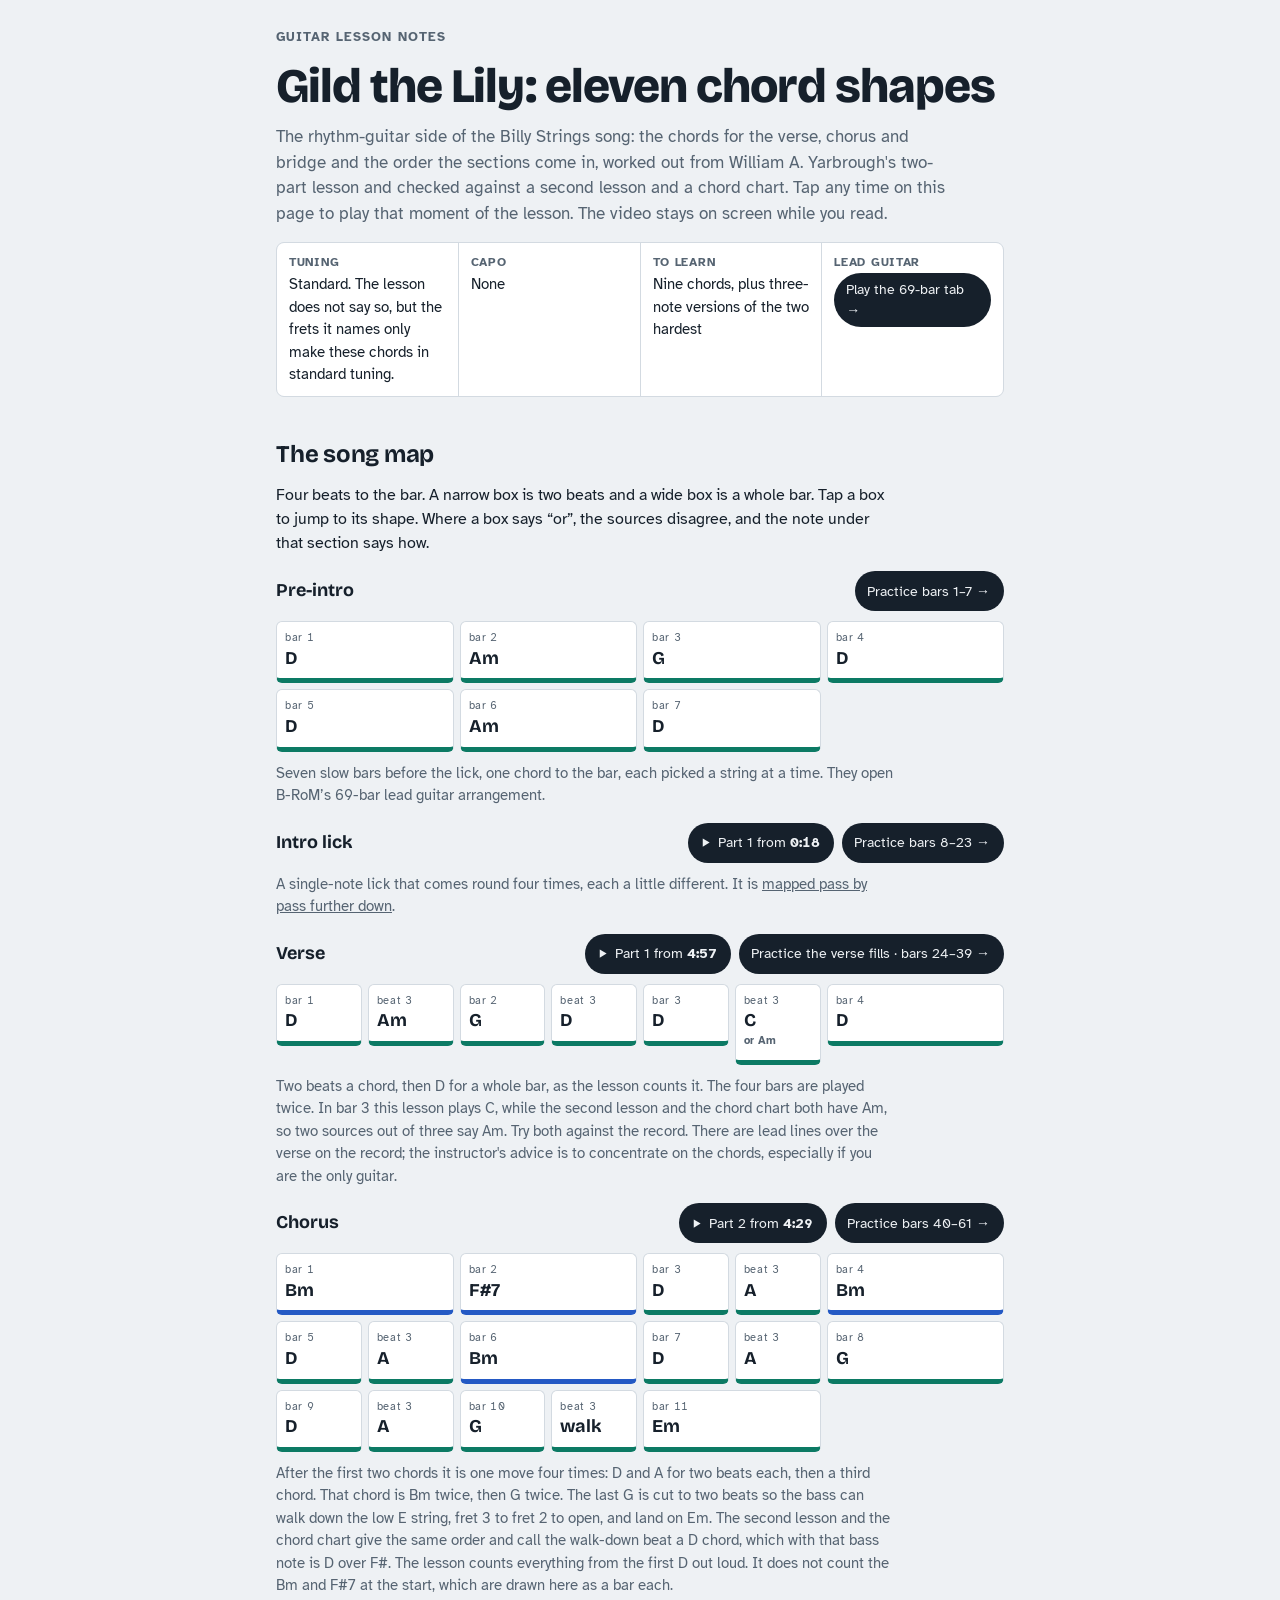
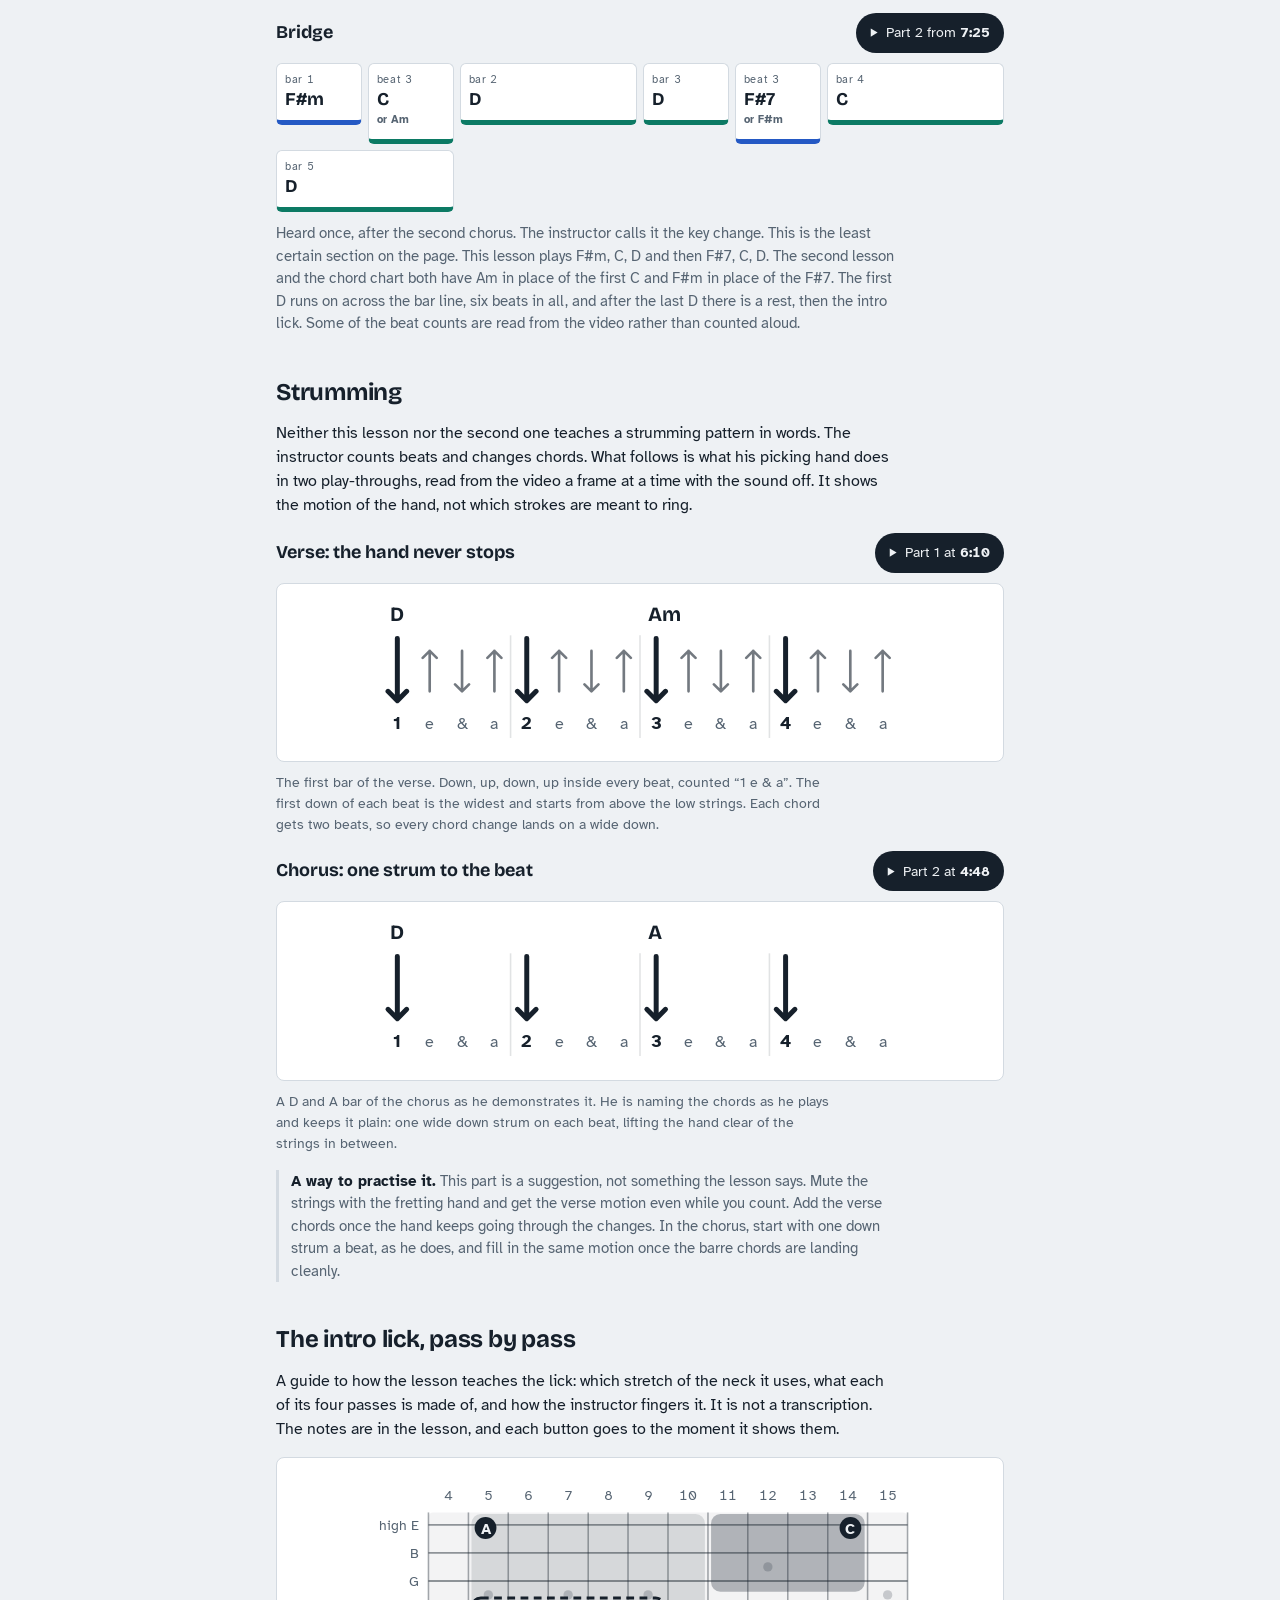
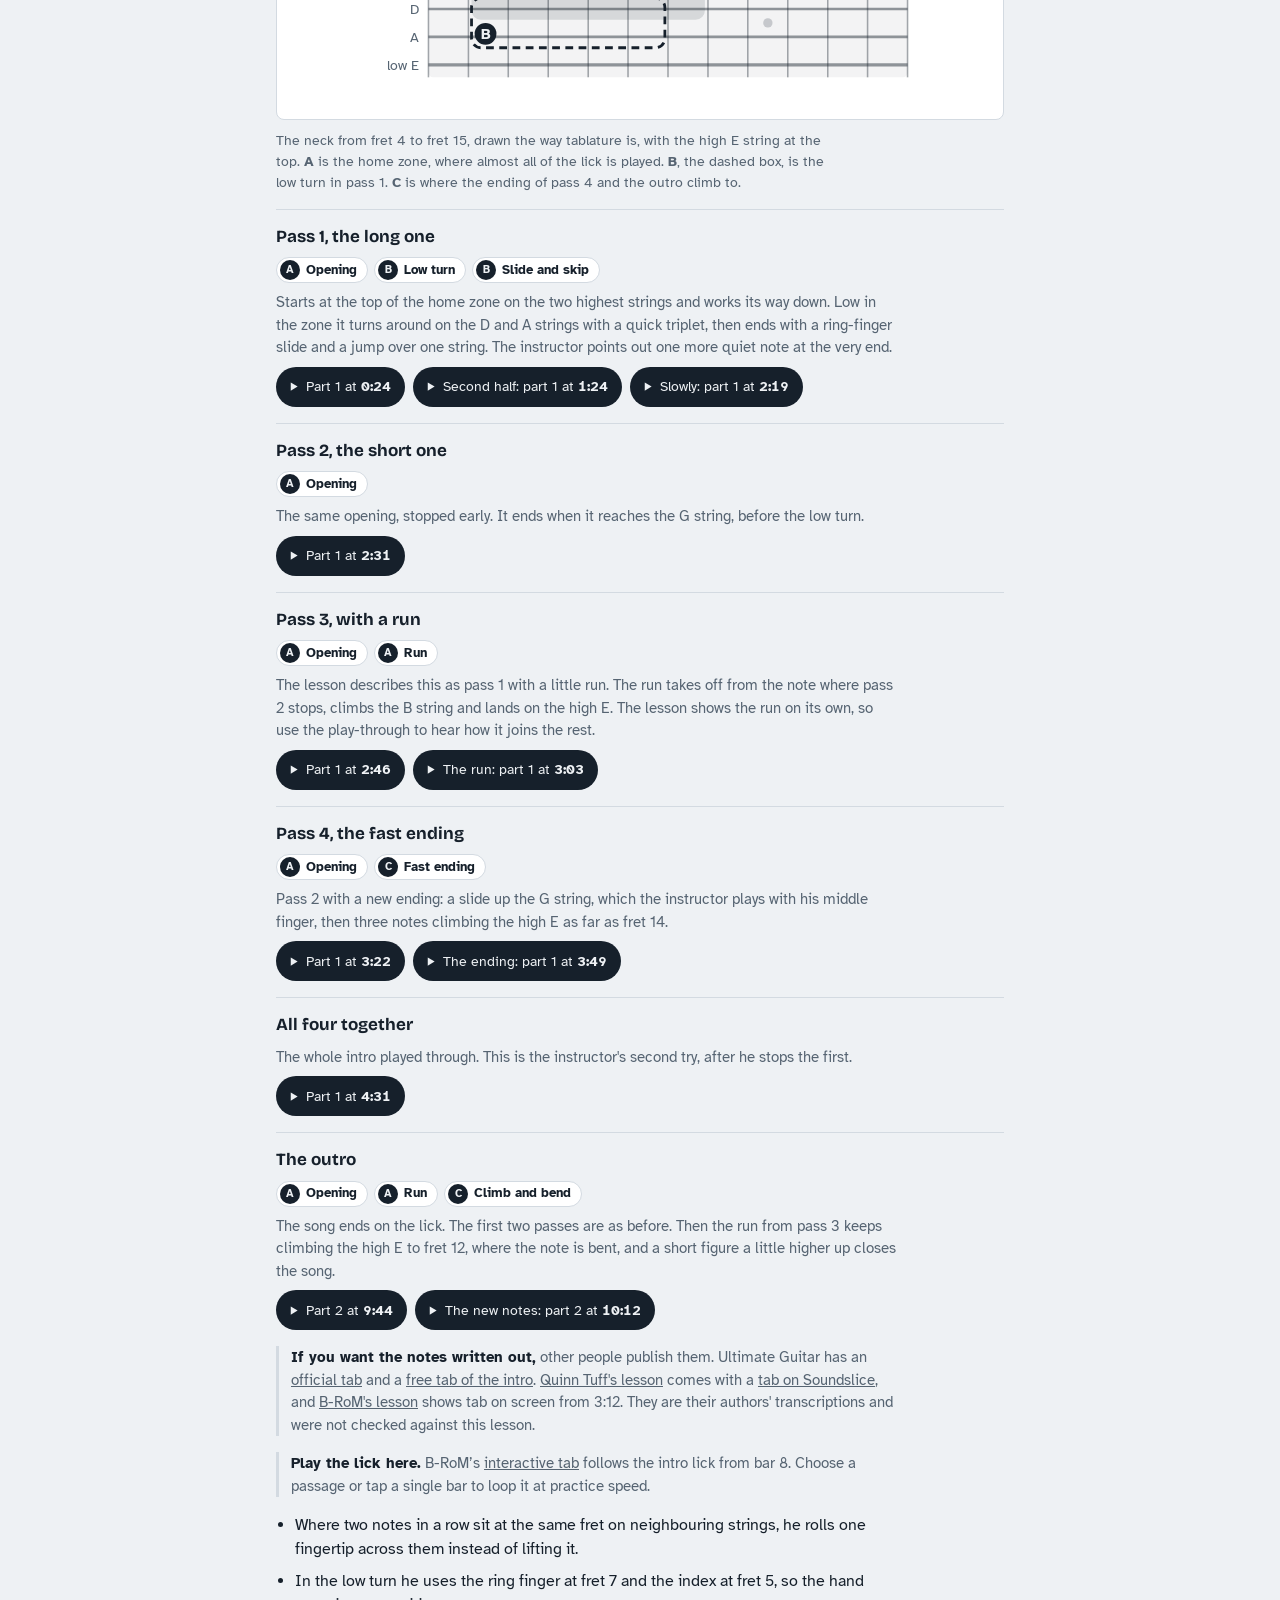
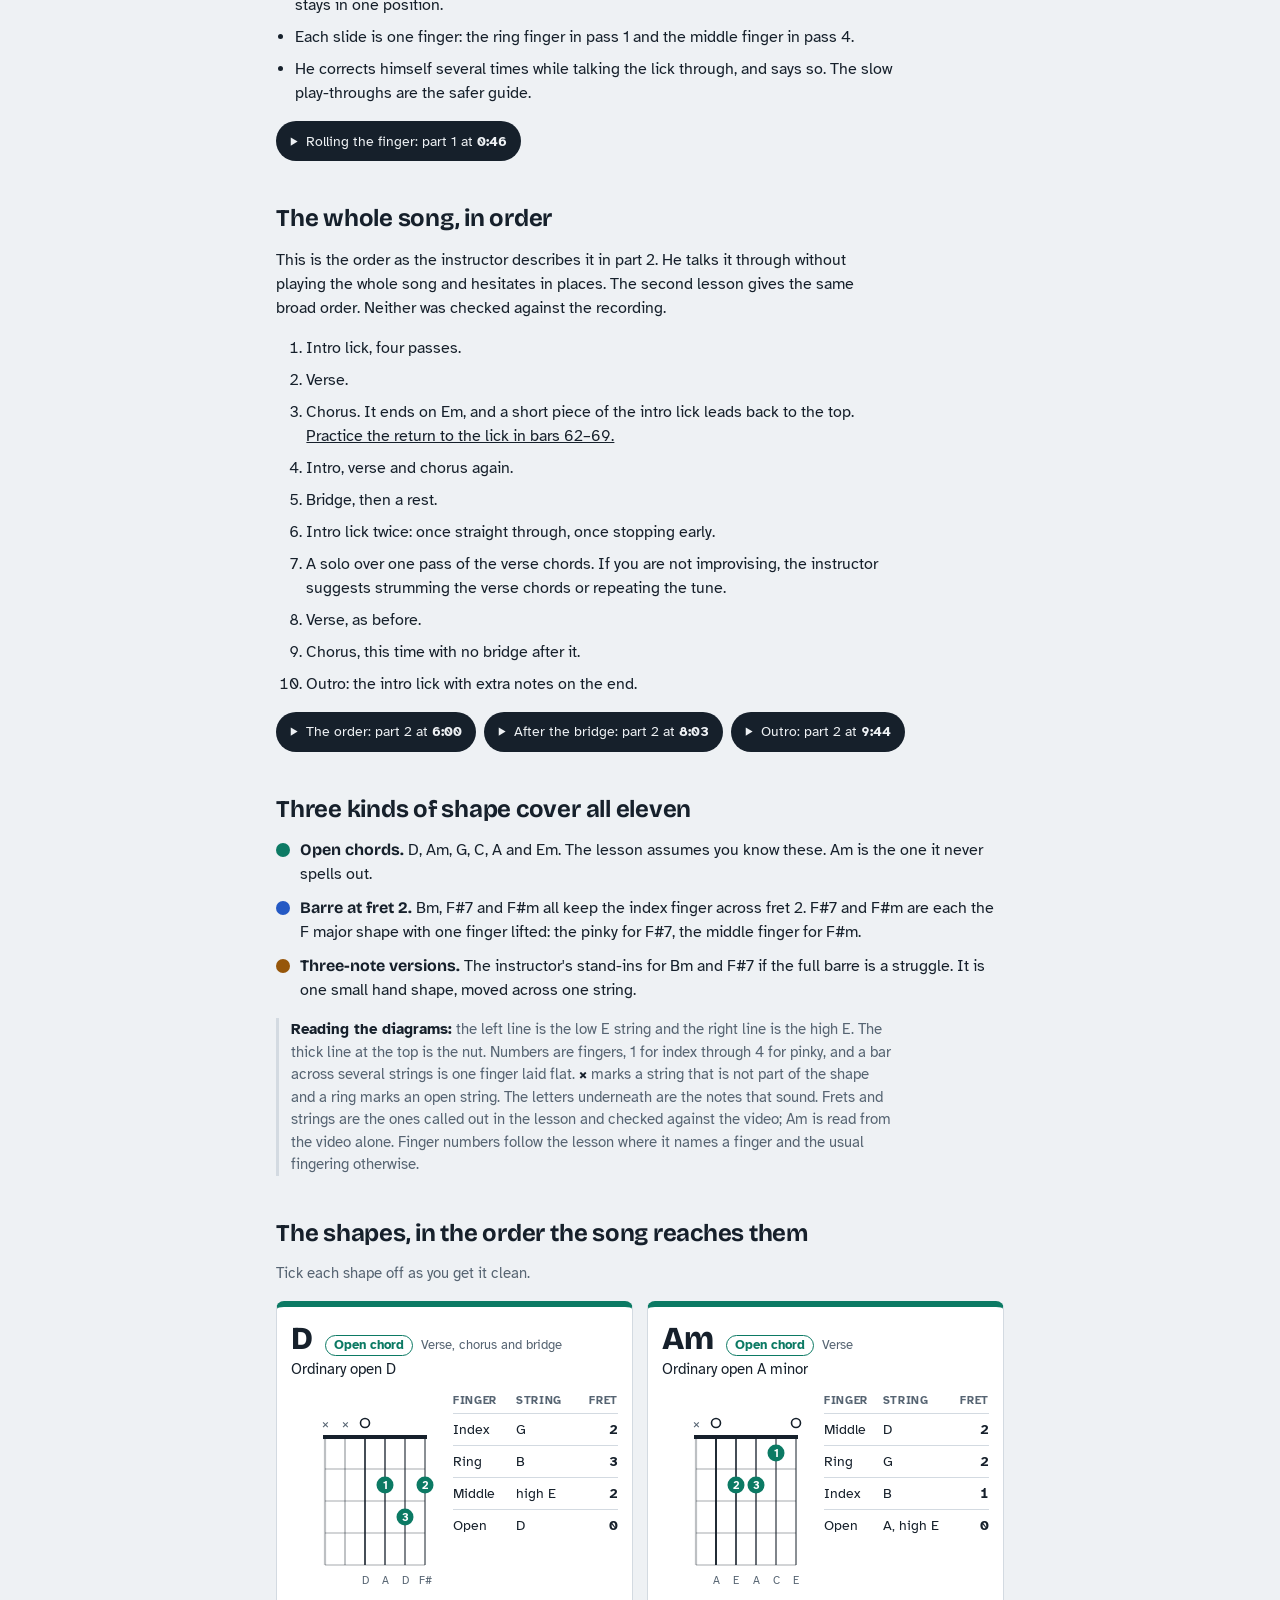
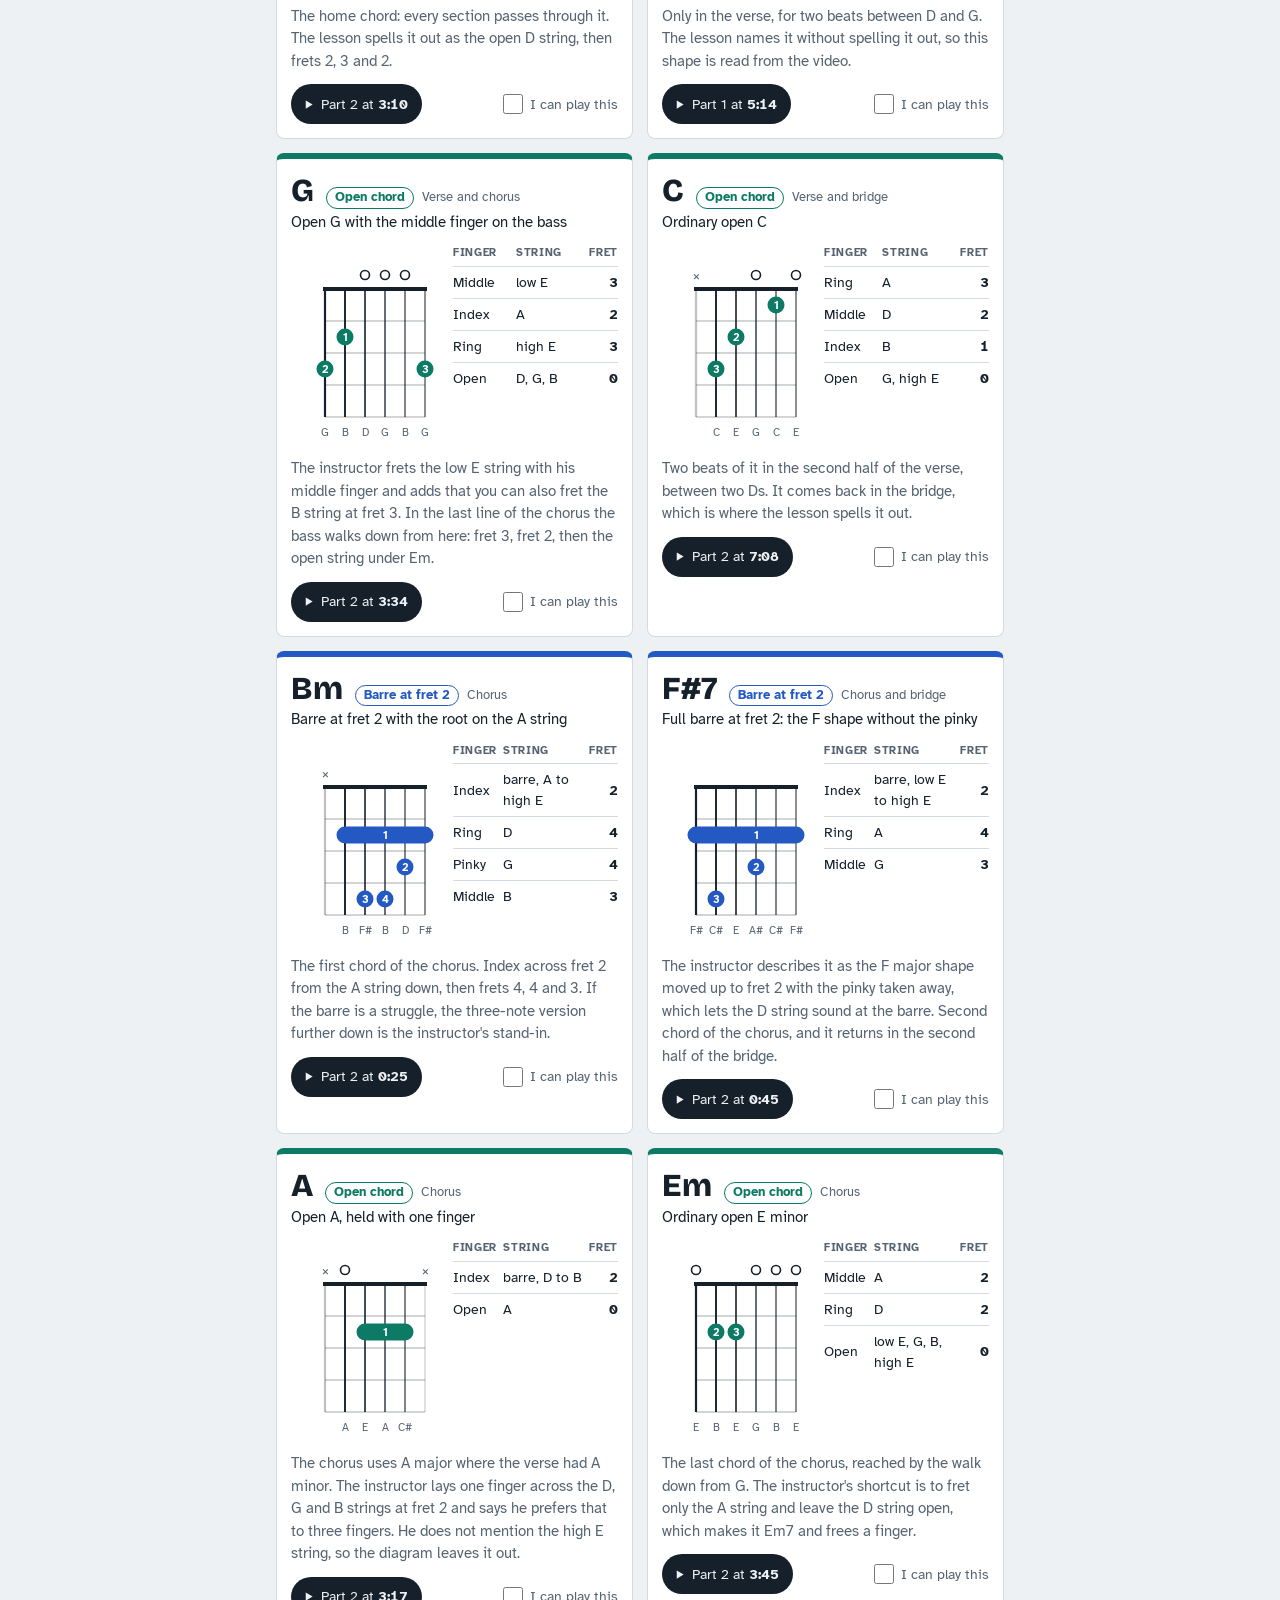
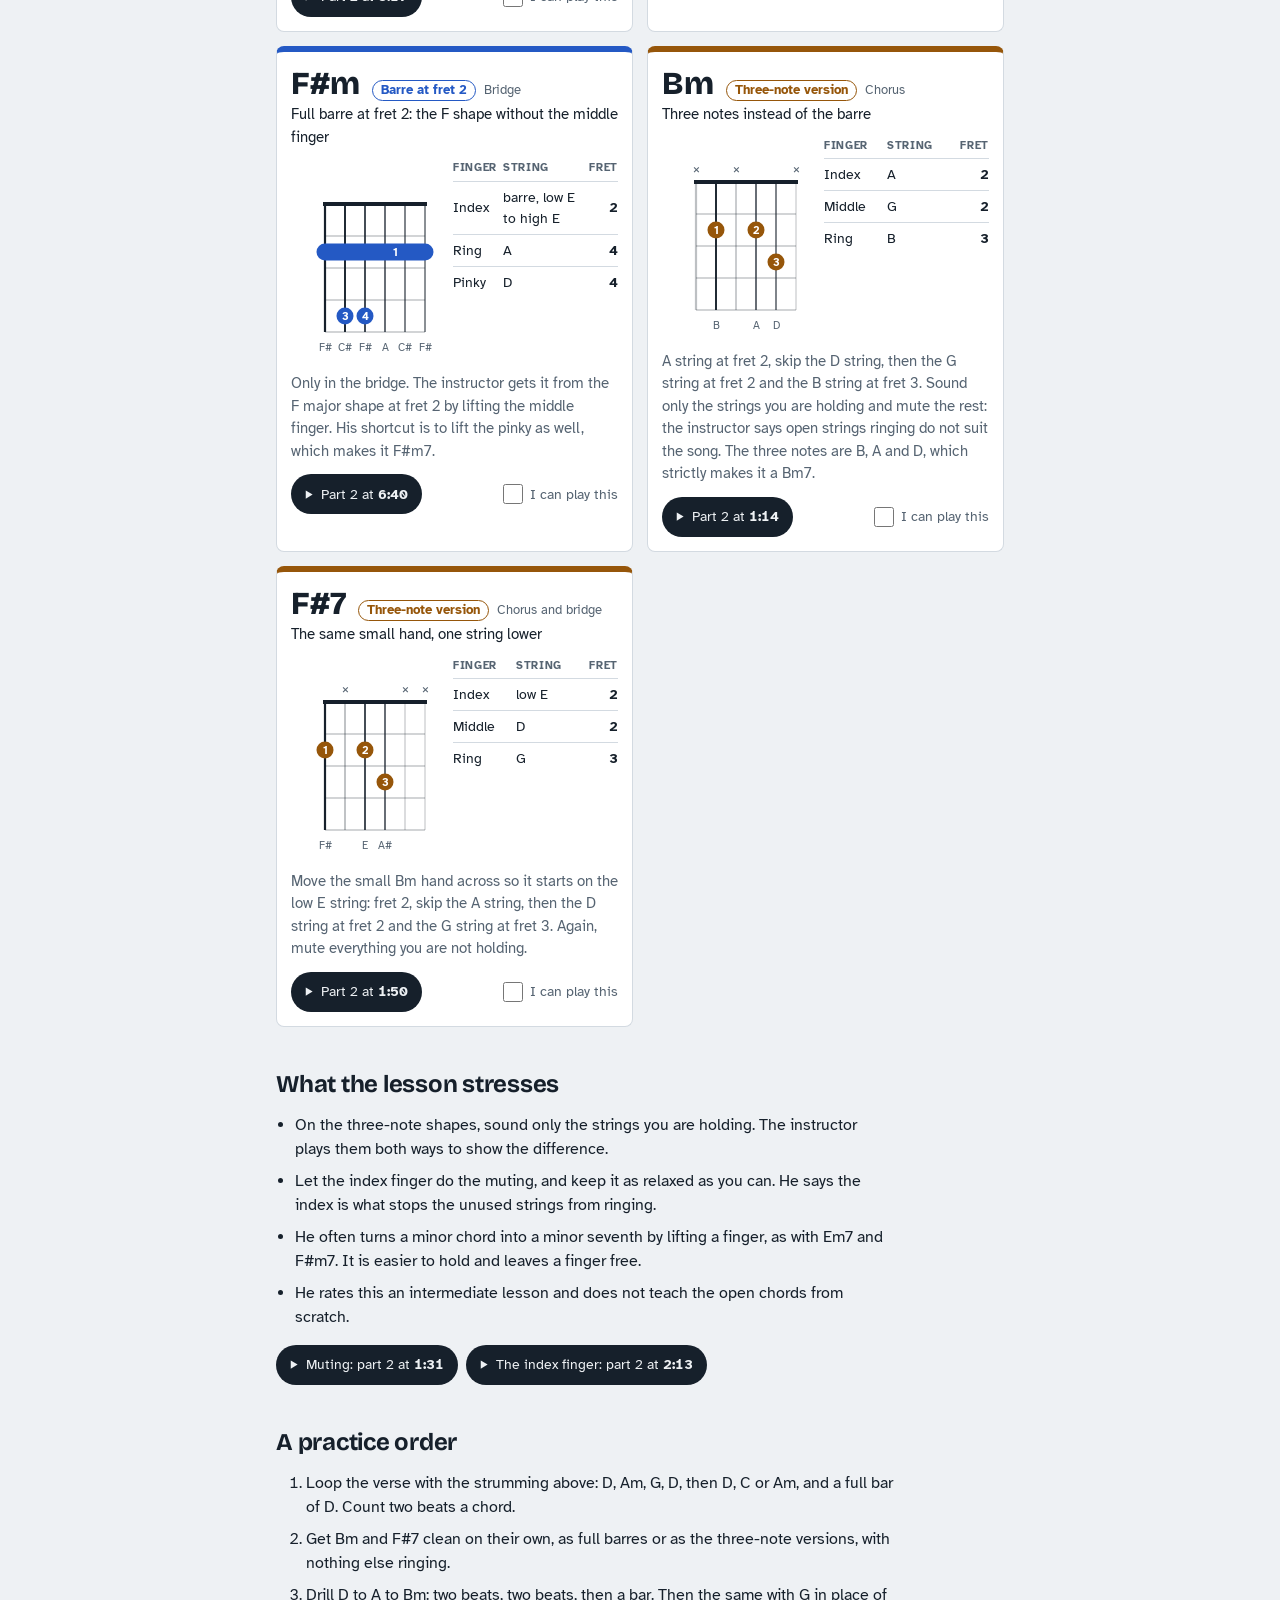
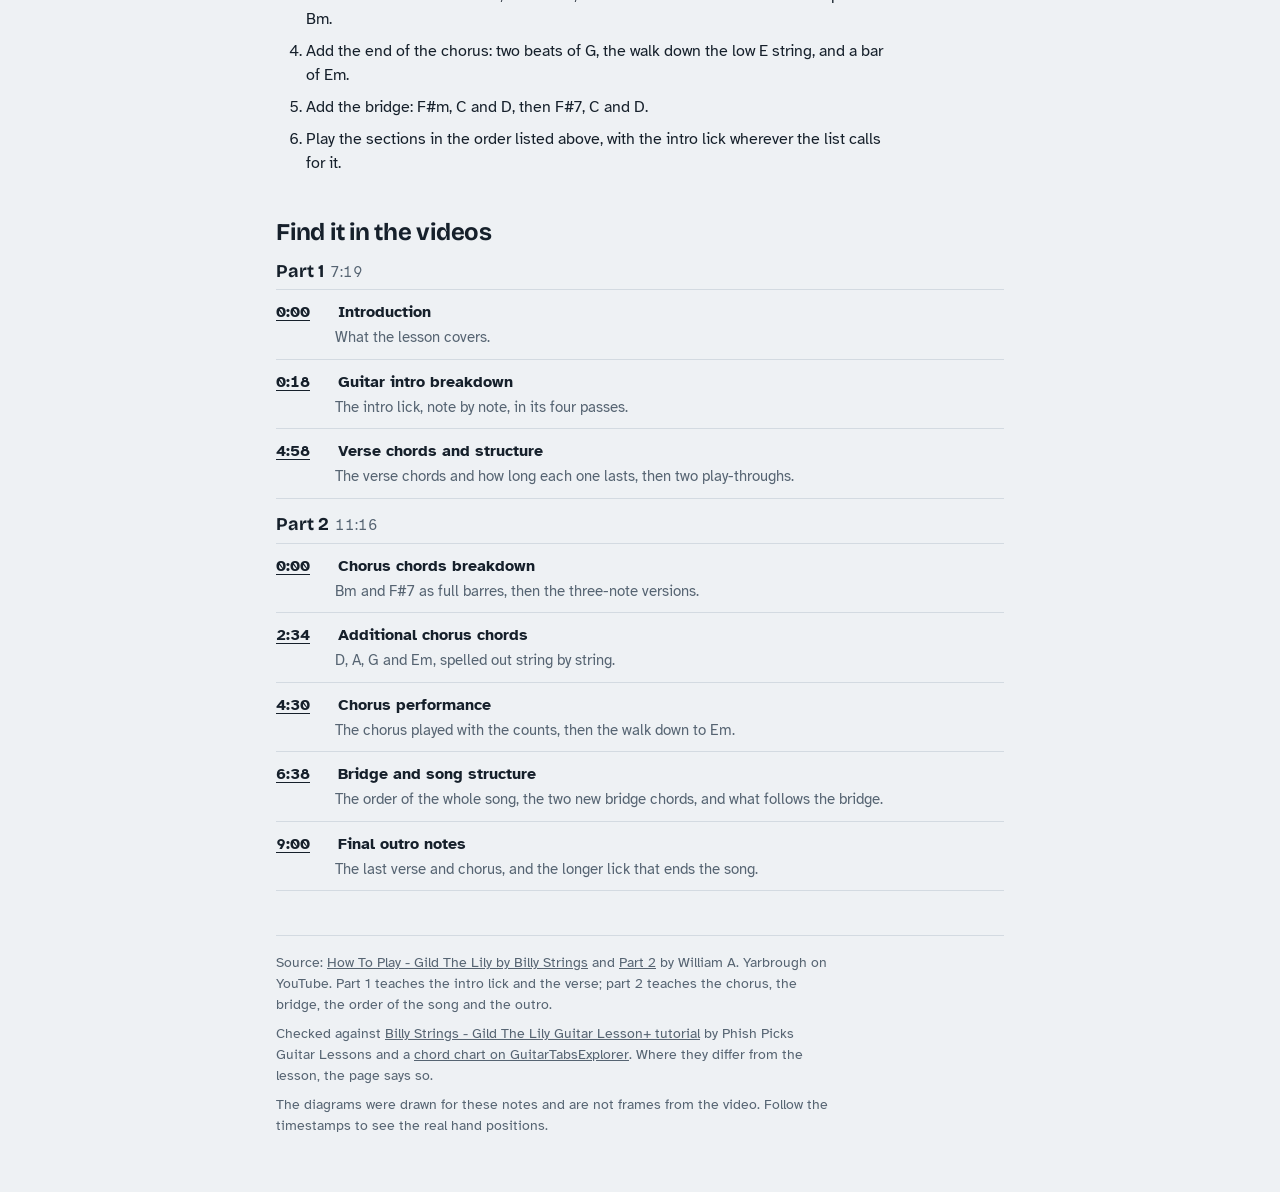
<file: gild-the-lily/index.html>
<!DOCTYPE html>
<html lang="en">
<head>
<meta charset="utf-8">
<meta name="viewport" content="width=device-width, initial-scale=1">
<title>Gild the Lily Chord Shapes</title>
<link rel="preconnect" href="https://fonts.googleapis.com">
<link rel="preconnect" href="https://fonts.gstatic.com" crossorigin>
<link href="https://fonts.googleapis.com/css2?family=Atkinson+Hyperlegible:wght@400;700&amp;family=Bricolage+Grotesque:opsz,wght@12..96,600..800&amp;display=swap" rel="stylesheet">
<style>
:root {
  /* Layout: one reading column for a phone propped by the guitar. Chrome stays grey;
     the only colour is the three shape families, used the same way everywhere. */
  --bg: #eef1f4;
  --surface: #ffffff;
  --ink: #16202b;
  --muted: #566472;
  --line: #d3dae1;
  --open: #0c7a64;    /* open chords: D, Am, G, C, A, Em */
  --barre: #2459c4;   /* barre at fret 2: Bm, F#7, F#m */
  --small: #96560a;   /* three-note versions of Bm and F#7 */
  --on-dot: #ffffff;
  --font-display: "Bricolage Grotesque", "Avenir Next", "Segoe UI", sans-serif;
  --font-body: "Atkinson Hyperlegible", "Helvetica Neue", Arial, sans-serif;
}
@media (prefers-color-scheme: dark) {
  :root:not([data-theme="light"]) {
    color-scheme: dark;
    --bg: #10161d; --surface: #19212b; --ink: #e9eef3; --muted: #9aa8b6; --line: #2d3946;
    --open: #5ad0b3; --barre: #86adff; --small: #f0b566; --on-dot: #10161d;
  }
}
:root[data-theme="dark"] {
  color-scheme: dark;
  --bg: #10161d; --surface: #19212b; --ink: #e9eef3; --muted: #9aa8b6; --line: #2d3946;
  --open: #5ad0b3; --barre: #86adff; --small: #f0b566; --on-dot: #10161d;
}
.fam-open  { --fam: var(--open); }
.fam-barre { --fam: var(--barre); }
.fam-small { --fam: var(--small); }

* { box-sizing: border-box; }
html { -webkit-text-size-adjust: 100%; }
body {
  margin: 0; background: var(--bg); color: var(--ink);
  font: 400 16px/1.5 var(--font-body);
}
main { max-width: 760px; margin: 0 auto; padding: 28px 16px 56px; display: grid; gap: 44px; }
h1, h2, h3 { font-family: var(--font-display); text-wrap: balance; margin: 0; line-height: 1.1; }
h1 { font-size: clamp(2rem, 8vw, 3rem); font-weight: 800; letter-spacing: -0.02em; }
h2 { font-size: 1.5rem; font-weight: 700; letter-spacing: -0.01em; scroll-margin-top: calc(var(--player-h, 0px) + 12px); /* a section jumped to lands below the open video */ }
p { margin: 0; max-width: 62ch; }
a { color: inherit; }
a:focus-visible, input:focus-visible { outline: 3px solid var(--barre); outline-offset: 2px; border-radius: 4px; }
section { display: grid; gap: 16px; }
.lede { font-size: 1.0625rem; color: var(--muted); }
.eyebrow { font-size: .8125rem; letter-spacing: .08em; text-transform: uppercase; color: var(--muted); font-weight: 700; }
header.top { display: grid; gap: 12px; }

.facts { display: grid; grid-template-columns: repeat(auto-fit, minmax(150px, 1fr)); gap: 1px; margin: 4px 0 0; background: var(--line); border: 1px solid var(--line); border-radius: 8px; overflow: hidden; }
.facts div { background: var(--surface); padding: 10px 12px; }
.facts dt { font-size: .75rem; letter-spacing: .06em; text-transform: uppercase; color: var(--muted); font-weight: 700; }
.facts dd { margin: 2px 0 0; font-size: .9375rem; }

/* the chord map */
.part { display: grid; gap: 10px; }
.part-head { display: flex; flex-wrap: wrap; gap: 6px 12px; align-items: center; justify-content: space-between; }
.part-head h3 { font-size: 1.125rem; font-weight: 700; }
.loop { list-style: none; margin: 0; padding: 0; display: grid; grid-template-columns: repeat(4, 1fr); gap: 6px; }
@media (min-width: 620px) { .loop { grid-template-columns: repeat(8, 1fr); } }
.loop a { display: grid; gap: 2px; padding: 8px 6px 10px 8px; text-decoration: none; background: var(--surface); border: 1px solid var(--line); border-bottom: 5px solid var(--fam); border-radius: 6px; }
.loop .bar { font-size: .6875rem; letter-spacing: .06em; color: var(--muted); font-variant-numeric: tabular-nums; }
.loop .nm { font: 700 1.125rem/1.1 var(--font-display); }
.loop .whole { grid-column: span 2; }  /* a chord that lasts the whole bar */
.loop .or { font-size: .6875rem; font-weight: 700; color: var(--muted); }  /* what the other sources play there */

/* figures: the strumming bars and the map of the intro lick */
figure { margin: 0; display: grid; gap: 10px; }
figcaption { font-size: .875rem; color: var(--muted); max-width: 62ch; }
.panel { background: var(--surface); border: 1px solid var(--line); border-radius: 8px; padding: 14px 10px; }
.strum, .neck { display: block; width: 100%; max-width: 560px; height: auto; margin: 0 auto; }
.stroke { fill: none; stroke: var(--ink); stroke-width: 1.7; stroke-linecap: round; stroke-linejoin: round; opacity: .6; }
.stroke-wide { stroke-width: 3.2; opacity: 1; }
.count { fill: var(--muted); font-size: 10px; text-anchor: middle; }
.count-beat { fill: var(--ink); font-size: 11.5px; font-weight: 700; }
.strum-ch { fill: var(--ink); font-family: var(--font-display); font-size: 13px; font-weight: 700; }
.beatline { stroke: var(--ink); opacity: .12; }
.neck .board { fill: var(--ink); opacity: .05; }
.neck .string { opacity: .45; }
.inlay { fill: var(--ink); opacity: .2; }
.fnum { fill: var(--muted); font-size: 9px; text-anchor: middle; font-variant-numeric: tabular-nums; }
.slab { fill: var(--muted); font-size: 9px; text-anchor: end; }
.zone-a { fill: var(--ink); opacity: .13; }
.zone-b { fill: none; stroke: var(--ink); stroke-width: 1.8; stroke-dasharray: 5 3.5; }
.zone-c { fill: var(--ink); opacity: .3; }
.zbadge { fill: var(--ink); }
.zlet { fill: var(--bg); font-size: 9.5px; font-weight: 700; text-anchor: middle; }
.passes { list-style: none; margin: 0; padding: 0; display: grid; gap: 16px; }
.passes li { display: grid; gap: 8px; padding-top: 14px; border-top: 1px solid var(--line); }
.passes strong { font-family: var(--font-display); font-size: 1.0625rem; }
.passes p { font-size: .9375rem; color: var(--muted); }
.segs { display: flex; flex-wrap: wrap; gap: 6px; }
.seg { display: inline-flex; align-items: center; gap: 6px; padding: 2px 10px 2px 3px; border: 1px solid var(--line); border-radius: 99px; background: var(--surface); color: var(--ink); font-size: .8125rem; font-weight: 700; }
.seg b { display: inline-grid; place-items: center; width: 20px; height: 20px; border-radius: 50%; background: var(--ink); color: var(--bg); font-size: .6875rem; }
.note { font-size: .9375rem; color: var(--muted); }

/* shape families */
.families { list-style: none; margin: 0; padding: 0; display: grid; gap: 10px; }
.families li { display: grid; grid-template-columns: 14px 1fr; gap: 10px; align-items: start; }
.families .sw { width: 14px; height: 14px; border-radius: 50%; background: var(--fam); margin-top: 5px; }
.families strong { font-family: var(--font-display); }
.readme { border-left: 3px solid var(--line); padding-left: 12px; color: var(--muted); font-size: .9375rem; }
.readme b { color: var(--ink); }

/* chord cards */
.cards { display: grid; grid-template-columns: repeat(auto-fit, minmax(288px, 1fr)); gap: 14px; }
.chord { background: var(--surface); border: 1px solid var(--line); border-top: 6px solid var(--fam); border-radius: 8px; padding: 14px; display: grid; gap: 12px; align-content: start; scroll-margin-top: calc(var(--player-h, 0px) + 12px); /* a box tapped in the song map lands below the open video */ }
.chord header { display: grid; grid-template-columns: auto 1fr; column-gap: 12px; row-gap: 2px; align-items: baseline; }
.chord h3 { font-size: 2rem; font-weight: 800; }
.meta { display: flex; flex-wrap: wrap; gap: 4px 8px; align-items: center; font-size: .8125rem; color: var(--muted); }
.tag { color: var(--fam); font-weight: 700; border: 1.5px solid var(--fam); border-radius: 99px; padding: 0 8px; line-height: 1.5; white-space: nowrap; }
.where { grid-column: 1 / -1; font-size: .9375rem; }
.chord-body { display: flex; flex-wrap: wrap; gap: 12px; align-items: flex-start; }
.chordbox { width: 150px; height: auto; flex: 0 0 150px; display: block; }
.fingers { flex: 1 1 120px; border-collapse: collapse; font-size: .875rem; font-variant-numeric: tabular-nums; }
.fingers th { text-align: left; font-size: .6875rem; text-transform: uppercase; letter-spacing: .06em; color: var(--muted); font-weight: 700; padding: 0 6px 4px 0; }
.fingers td { padding: 5px 6px 5px 0; border-top: 1px solid var(--line); }
.fingers .num { text-align: right; padding-right: 0; font-weight: 700; }
.tip { font-size: .9375rem; color: var(--muted); }
.chord footer { display: flex; flex-wrap: wrap; gap: 10px 14px; align-items: center; justify-content: space-between; }
.watch { display: inline-flex; align-items: center; gap: 7px; min-height: 40px; padding: 6px 14px 6px 12px; border-radius: 99px; background: var(--ink); color: var(--bg); text-decoration: none; font-size: .875rem; }
.watch .play { width: 11px; height: 11px; fill: currentColor; flex: none; }
.watch b { font-variant-numeric: tabular-nums; }
.got { display: inline-flex; align-items: center; gap: 7px; min-height: 40px; font-size: .875rem; color: var(--muted); cursor: pointer; }
.got input { width: 20px; height: 20px; accent-color: var(--fam); margin: 0; }
.progress { font-size: .9375rem; color: var(--muted); }

/* diagrams */
svg text { font-family: var(--font-body); }
.string { stroke: var(--ink); }
.string-off { opacity: .28; }
.fret { stroke: var(--ink); stroke-width: 1; opacity: .38; }
.nut { stroke: var(--ink); stroke-width: 4; stroke-linecap: square; }
.dot { fill: var(--fam); }
.dot-t { fill: var(--surface); stroke: var(--fam); stroke-width: 2.5; }
.fn { fill: var(--on-dot); font-size: 10.5px; font-weight: 700; text-anchor: middle; }
.ft { fill: var(--ink); }
.startfret { fill: var(--ink); font-size: 11px; font-weight: 700; text-anchor: end; }
.nutlab { fill: var(--muted); font-size: 8.5px; text-anchor: middle; letter-spacing: .04em; }
.mk { fill: var(--muted); font-size: 13px; text-anchor: middle; }
.openring { fill: none; stroke: var(--ink); stroke-width: 1.6; }
.nn { fill: var(--muted); font-size: 10.5px; text-anchor: middle; }

.linkrow { display: flex; flex-wrap: wrap; gap: 8px; }

.points { margin: 0; padding-left: 1.2em; display: grid; gap: 8px; max-width: 62ch; }


/* chapter list */
.chapters { list-style: none; margin: 0; padding: 0; border-top: 1px solid var(--line); }
.chapters li { display: grid; gap: 2px; padding: 10px 0; border-bottom: 1px solid var(--line); }
.chapters a { display: grid; grid-template-columns: 3.4em 1fr; gap: 8px; text-decoration: none; font-weight: 700; }
.chapters .t { font-variant-numeric: tabular-nums; text-decoration: underline; text-underline-offset: 3px; }
.chapters .what { padding-left: calc(3.4em + 8px); color: var(--muted); font-size: .9375rem; }
.lesson-part { display: grid; gap: 8px; }
.lesson-part h3 { font-size: 1.125rem; font-weight: 700; }
.lesson-part h3 span { font: 400 .9375rem/1 var(--font-body); color: var(--muted); margin-left: 6px; font-variant-numeric: tabular-nums; }
.steps { margin: 0; padding-left: 1.9em; display: grid; gap: 8px; max-width: 62ch; }
.source { font-size: .875rem; color: var(--muted); border-top: 1px solid var(--line); padding-top: 16px; display: grid; gap: 8px; }
@media (prefers-reduced-motion: no-preference) { html { scroll-behavior: smooth; } }

/* The lesson video. Hidden until a timestamp is tapped; after that it stays on screen
   while the page scrolls, so the video and a diagram are visible together. Where it
   sits depends on the width of the window:
     under 700px   a band across the top: the video, then a row of controls
     from 700px    the same band, with the controls beside the video
     from 1100px   a box in the right margin; the reading column slides left to make
                   room, and the page keeps the whole height of the window
   The script moves the page itself when the video opens and closes, so the browser's
   own scroll anchoring is turned off to stop the two corrections adding up. */
html, body { overflow-anchor: none; }
.player { position: sticky; top: 0; z-index: 5; background: var(--surface); border-bottom: 1px solid var(--line); box-shadow: 0 4px 16px rgb(0 0 0 / .14); }
.player[hidden] { display: none; }
.player-in { max-width: 760px; margin: 0 auto; }
.player-frame { position: relative; width: min(100%, calc(42vh * 16 / 9)); aspect-ratio: 16 / 9; margin: 0 auto; background: #000; }
.player-frame iframe { position: absolute; inset: 0; width: 100%; height: 100%; border: 0; }
.player-msg { position: absolute; inset: 0; z-index: 1; display: grid; place-content: center; justify-items: center; gap: 8px; padding: 16px; text-align: center; background: #000; color: #fff; font-size: .9375rem; }
.player-msg[hidden] { display: none; }
.player-msg a { color: #fff; font-weight: 700; }
.player-bar { display: flex; align-items: center; gap: 8px; padding: 6px 8px 6px 14px; }
.player-title { flex: 1 1 0; min-width: 0; font-weight: 700; font-size: .9375rem; white-space: nowrap; overflow: hidden; text-overflow: ellipsis; }
.pbtn { flex: none; min-width: 44px; min-height: 40px; padding: 0 12px; border: 1px solid var(--line); border-radius: 99px; background: transparent; color: var(--ink); font: 700 .8125rem/1 var(--font-body); font-variant-numeric: tabular-nums; cursor: pointer; -webkit-tap-highlight-color: transparent; }
.pbtn[aria-pressed="true"] { background: var(--ink); border-color: var(--ink); color: var(--bg); }
.pbtn:disabled { opacity: .45; cursor: default; }
.pbtn:focus-visible { outline: 3px solid var(--barre); outline-offset: 2px; }
.pbtn-x { width: 40px; min-width: 40px; padding: 0; }
.pbtn-x svg { display: block; width: 12px; height: 12px; margin: 0 auto; }
.player-jumps { display: none; }  /* section shortcuts: only where there is room for them */

@media (min-width: 700px) {
  /* The controls sit beside the video, so the band is only as tall as the video. */
  .player-in { display: grid; grid-template-columns: auto minmax(0, 1fr); padding: 0 16px; }
  .player-frame { width: min(54vw, calc(42vh * 16 / 9)); margin: 0; }
  .player-bar { display: grid; grid-template-columns: auto auto minmax(0, 1fr) auto; grid-template-rows: auto 1fr auto; gap: 10px 8px; padding: 12px 0 12px 20px; }
  .player-title { grid-column: 1 / 4; grid-row: 1; font: 700 1.25rem/1.15 var(--font-display); white-space: normal; }
  .pbtn-x { grid-column: 4; grid-row: 1; align-self: start; }
  .player-jumps { grid-column: 1 / -1; grid-row: 2; align-self: start; display: flex; flex-wrap: wrap; gap: 6px; }
  .player-jumps a { display: inline-flex; align-items: center; min-height: 32px; padding: 0 11px; border: 1px solid var(--line); border-radius: 99px; color: var(--muted); font-size: .8125rem; font-weight: 700; text-decoration: none; }
  .player-jumps a:hover { color: var(--ink); border-color: var(--ink); }
  #player-speed { grid-column: 1; grid-row: 3; }
  #player-loop { grid-column: 2; grid-row: 3; }
}
@media (min-width: 700px) and (min-height: 600px) { .player-frame { width: min(54vw, calc(34vh * 16 / 9)); } }  /* on a tall window, leave more room for the cards */

@media (min-width: 1100px) {
  /* The video leaves the reading column for a box on the right. --rail is its width:
     whatever the window has left over once the column has its full 760px, between
     340px and 600px, and never so tall that the controls under it leave the screen.
     --col is the column's width and --edge the margin left on each side of the pair. */
  :root {
    --rail: min(clamp(340px, calc(100vw - 784px), 600px), calc((100vh - 220px) * 16 / 9));
    --col: min(760px, calc(100vw - var(--rail) - 24px));
    --edge: calc((100vw - var(--col) - var(--rail) - 8px) / 2);
  }
  :root.dock-open main { max-width: var(--col); margin-left: var(--edge); margin-right: 0; }
  .player { position: fixed; top: 16px; right: var(--edge); width: var(--rail); max-height: calc(100vh - 32px); overflow: hidden auto; border: 1px solid var(--line); border-radius: 12px; box-shadow: 0 8px 28px rgb(0 0 0 / .2); }
  .player-in { display: block; max-width: none; padding: 0; }
  .player-frame { width: 100%; }
  .player-bar { padding: 14px 12px 14px 16px; }
}
@media print { .player { display: none; } }
</style>
</head>
<body>

<aside class="player" id="player" aria-label="Lesson video" hidden>
  <div class="player-in">
    <div class="player-frame">
      <div id="player-video"></div>
      <div class="player-msg" id="player-msg" hidden><span id="player-msg-text"></span><a id="player-msg-link" href="https://youtu.be/YZlwvVruMcA">Open this part on YouTube</a></div>
    </div>
    <div class="player-bar">
      <p class="player-title" id="player-title" aria-live="polite"></p>
      <nav class="player-jumps" aria-label="Jump to a section"><a href="https://youtu.be/YZlwvVruMcA?t=18" data-v="YZlwvVruMcA" data-t="18" data-part="Intro lick">Intro lick</a><a href="https://youtu.be/YZlwvVruMcA?t=297" data-v="YZlwvVruMcA" data-t="297" data-part="Verse">Verse</a><a href="https://youtu.be/BMW2yXYQM6Q?t=269" data-v="BMW2yXYQM6Q" data-t="269" data-part="Chorus">Chorus</a><a href="https://youtu.be/BMW2yXYQM6Q?t=445" data-v="BMW2yXYQM6Q" data-t="445" data-part="Bridge">Bridge</a><a href="https://youtu.be/BMW2yXYQM6Q?t=584" data-v="BMW2yXYQM6Q" data-t="584" data-part="Outro">Outro</a></nav>
      <button type="button" class="pbtn" id="player-speed">1×</button>
      <button type="button" class="pbtn" id="player-loop" aria-pressed="false" disabled>Loop from here</button>
      <button type="button" class="pbtn pbtn-x" id="player-close" aria-label="Close the video"><svg viewBox="0 0 12 12" aria-hidden="true"><path d="M2 2l8 8M10 2l-8 8" fill="none" stroke="currentColor" stroke-width="1.8" stroke-linecap="round"/></svg></button>
    </div>
  </div>
</aside>

<main>

<header class="top">
  <p class="eyebrow">Guitar lesson notes</p>
  <h1>Gild the Lily: eleven chord shapes</h1>
  <p class="lede">The rhythm-guitar side of the Billy Strings song: the chords for the verse, chorus and bridge and the order the sections come in, worked out from William A. Yarbrough's two-part lesson and checked against a second lesson and a chord chart. Tap any time on this page to play that moment of the lesson. The video stays on screen while you read.</p>
  <dl class="facts">
    <div><dt>Tuning</dt><dd>Standard. The lesson does not say so, but the frets it names only make these chords in standard tuning.</dd></div>
    <div><dt>Capo</dt><dd>None</dd></div>
    <div><dt>To learn</dt><dd>Nine chords, plus three-note versions of the two hardest</dd></div>
    <div><dt>Lead guitar</dt><dd><a class="watch" href="pre-intro/index.html"><span>Play the 69-bar tab <b>&rarr;</b></span></a></dd></div>
  </dl>
</header>

<section aria-labelledby="h-map">
  <h2 id="h-map">The song map</h2>
  <p>Four beats to the bar. A narrow box is two beats and a wide box is a whole bar. Tap a box to jump to its shape. Where a box says “or”, the sources disagree, and the note under that section says how.</p>
  <div class="part">
    <div class="part-head"><h3>Pre-intro</h3><a class="watch" href="pre-intro/index.html#section-1"><span>Practice bars 1–7 <b>&rarr;</b></span></a></div>
    <ol class="loop"><li class="fam-open whole"><a href="#chord-d"><span class="bar">bar 1</span><span class="nm">D</span></a></li><li class="fam-open whole"><a href="#chord-am"><span class="bar">bar 2</span><span class="nm">Am</span></a></li><li class="fam-open whole"><a href="#chord-g"><span class="bar">bar 3</span><span class="nm">G</span></a></li><li class="fam-open whole"><a href="#chord-d"><span class="bar">bar 4</span><span class="nm">D</span></a></li><li class="fam-open whole"><a href="#chord-d"><span class="bar">bar 5</span><span class="nm">D</span></a></li><li class="fam-open whole"><a href="#chord-am"><span class="bar">bar 6</span><span class="nm">Am</span></a></li><li class="fam-open whole"><a href="#chord-d"><span class="bar">bar 7</span><span class="nm">D</span></a></li></ol>
    <p class="note">Seven slow bars before the lick, one chord to the bar, each picked a string at a time. They open B-RoM’s 69-bar lead guitar arrangement.</p>
  </div>
  <div class="part">
    <div class="part-head"><h3>Intro lick</h3><div class="linkrow"><a class="watch" href="https://youtu.be/YZlwvVruMcA?t=18" data-v="YZlwvVruMcA" data-t="18" data-part="Intro lick"><svg class="play" viewBox="0 0 12 12" aria-hidden="true"><path d="M3 1.5v9l7.5-4.5z"/></svg><span>Part 1 from <b>0:18</b></span></a> <a class="watch" href="pre-intro/index.html#section-8"><span>Practice bars 8–23 <b>&rarr;</b></span></a></div></div>
    <p class="note">A single-note lick that comes round four times, each a little different. It is <a href="#h-lick">mapped pass by pass further down</a>.</p>
  </div>
  <div class="part">
    <div class="part-head"><h3>Verse</h3><div class="linkrow"><a class="watch" href="https://youtu.be/YZlwvVruMcA?t=297" data-v="YZlwvVruMcA" data-t="297" data-part="Verse"><svg class="play" viewBox="0 0 12 12" aria-hidden="true"><path d="M3 1.5v9l7.5-4.5z"/></svg><span>Part 1 from <b>4:57</b></span></a> <a class="watch" href="pre-intro/index.html#section-24"><span>Practice the verse fills · bars 24–39 <b>&rarr;</b></span></a></div></div>
    <ol class="loop"><li class="fam-open"><a href="#chord-d"><span class="bar">bar 1</span><span class="nm">D</span></a></li><li class="fam-open"><a href="#chord-am"><span class="bar">beat 3</span><span class="nm">Am</span></a></li><li class="fam-open"><a href="#chord-g"><span class="bar">bar 2</span><span class="nm">G</span></a></li><li class="fam-open"><a href="#chord-d"><span class="bar">beat 3</span><span class="nm">D</span></a></li><li class="fam-open"><a href="#chord-d"><span class="bar">bar 3</span><span class="nm">D</span></a></li><li class="fam-open"><a href="#chord-c"><span class="bar">beat 3</span><span class="nm">C</span><span class="or">or Am</span></a></li><li class="fam-open whole"><a href="#chord-d"><span class="bar">bar 4</span><span class="nm">D</span></a></li></ol>
    <p class="note">Two beats a chord, then D for a whole bar, as the lesson counts it. The four bars are played twice. In bar 3 this lesson plays C, while the second lesson and the chord chart both have Am, so two sources out of three say Am. Try both against the record. There are lead lines over the verse on the record; the instructor's advice is to concentrate on the chords, especially if you are the only guitar.</p>
  </div>
  <div class="part">
    <div class="part-head"><h3>Chorus</h3><div class="linkrow"><a class="watch" href="https://youtu.be/BMW2yXYQM6Q?t=269" data-v="BMW2yXYQM6Q" data-t="269" data-part="Chorus"><svg class="play" viewBox="0 0 12 12" aria-hidden="true"><path d="M3 1.5v9l7.5-4.5z"/></svg><span>Part 2 from <b>4:29</b></span></a> <a class="watch" href="pre-intro/index.html#section-40"><span>Practice bars 40–61 <b>&rarr;</b></span></a></div></div>
    <ol class="loop"><li class="fam-barre whole"><a href="#chord-bm"><span class="bar">bar 1</span><span class="nm">Bm</span></a></li><li class="fam-barre whole"><a href="#chord-fsharp7"><span class="bar">bar 2</span><span class="nm">F#7</span></a></li><li class="fam-open"><a href="#chord-d"><span class="bar">bar 3</span><span class="nm">D</span></a></li><li class="fam-open"><a href="#chord-a"><span class="bar">beat 3</span><span class="nm">A</span></a></li><li class="fam-barre whole"><a href="#chord-bm"><span class="bar">bar 4</span><span class="nm">Bm</span></a></li><li class="fam-open"><a href="#chord-d"><span class="bar">bar 5</span><span class="nm">D</span></a></li><li class="fam-open"><a href="#chord-a"><span class="bar">beat 3</span><span class="nm">A</span></a></li><li class="fam-barre whole"><a href="#chord-bm"><span class="bar">bar 6</span><span class="nm">Bm</span></a></li><li class="fam-open"><a href="#chord-d"><span class="bar">bar 7</span><span class="nm">D</span></a></li><li class="fam-open"><a href="#chord-a"><span class="bar">beat 3</span><span class="nm">A</span></a></li><li class="fam-open whole"><a href="#chord-g"><span class="bar">bar 8</span><span class="nm">G</span></a></li><li class="fam-open"><a href="#chord-d"><span class="bar">bar 9</span><span class="nm">D</span></a></li><li class="fam-open"><a href="#chord-a"><span class="bar">beat 3</span><span class="nm">A</span></a></li><li class="fam-open"><a href="#chord-g"><span class="bar">bar 10</span><span class="nm">G</span></a></li><li class="fam-open"><a href="#chord-g"><span class="bar">beat 3</span><span class="nm">walk</span></a></li><li class="fam-open whole"><a href="#chord-em"><span class="bar">bar 11</span><span class="nm">Em</span></a></li></ol>
    <p class="note">After the first two chords it is one move four times: D and A for two beats each, then a third chord. That chord is Bm twice, then G twice. The last G is cut to two beats so the bass can walk down the low E string, fret 3 to fret 2 to open, and land on Em. The second lesson and the chord chart give the same order and call the walk-down beat a D chord, which with that bass note is D over F#. The lesson counts everything from the first D out loud. It does not count the Bm and F#7 at the start, which are drawn here as a bar each.</p>
  </div>
  <div class="part">
    <div class="part-head"><h3>Bridge</h3><a class="watch" href="https://youtu.be/BMW2yXYQM6Q?t=445" data-v="BMW2yXYQM6Q" data-t="445" data-part="Bridge"><svg class="play" viewBox="0 0 12 12" aria-hidden="true"><path d="M3 1.5v9l7.5-4.5z"/></svg><span>Part 2 from <b>7:25</b></span></a></div>
    <ol class="loop"><li class="fam-barre"><a href="#chord-fsharp-m"><span class="bar">bar 1</span><span class="nm">F#m</span></a></li><li class="fam-open"><a href="#chord-c"><span class="bar">beat 3</span><span class="nm">C</span><span class="or">or Am</span></a></li><li class="fam-open whole"><a href="#chord-d"><span class="bar">bar 2</span><span class="nm">D</span></a></li><li class="fam-open"><a href="#chord-d"><span class="bar">bar 3</span><span class="nm">D</span></a></li><li class="fam-barre"><a href="#chord-fsharp7"><span class="bar">beat 3</span><span class="nm">F#7</span><span class="or">or F#m</span></a></li><li class="fam-open whole"><a href="#chord-c"><span class="bar">bar 4</span><span class="nm">C</span></a></li><li class="fam-open whole"><a href="#chord-d"><span class="bar">bar 5</span><span class="nm">D</span></a></li></ol>
    <p class="note">Heard once, after the second chorus. The instructor calls it the key change. This is the least certain section on the page. This lesson plays F#m, C, D and then F#7, C, D. The second lesson and the chord chart both have Am in place of the first C and F#m in place of the F#7. The first D runs on across the bar line, six beats in all, and after the last D there is a rest, then the intro lick. Some of the beat counts are read from the video rather than counted aloud.</p>
  </div>
</section>

<section aria-labelledby="h-strum">
  <h2 id="h-strum">Strumming</h2>
  <p>Neither this lesson nor the second one teaches a strumming pattern in words. The instructor counts beats and changes chords. What follows is what his picking hand does in two play-throughs, read from the video a frame at a time with the sound off. It shows the motion of the hand, not which strokes are meant to ring.</p>
  <div class="part">
    <div class="part-head"><h3>Verse: the hand never stops</h3><a class="watch" href="https://youtu.be/YZlwvVruMcA?t=370" data-v="YZlwvVruMcA" data-t="370" data-part="Verse strumming"><svg class="play" viewBox="0 0 12 12" aria-hidden="true"><path d="M3 1.5v9l7.5-4.5z"/></svg><span>Part 1 at <b>6:10</b></span></a></div>
    <figure>
      <div class="panel"><svg class="strum" viewBox="0 0 360 96" role="img" aria-label="One bar of the verse: down, up, down, up on every beat, with the first down of each beat the widest."><line class="beatline" x1="96.8" y1="24" x2="96.8" y2="90"/><line class="beatline" x1="180.0" y1="24" x2="180.0" y2="90"/><line class="beatline" x1="263.2" y1="24" x2="263.2" y2="90"/><text class="strum-ch" x="19.0" y="15">D</text><text class="strum-ch" x="185.4" y="15">Am</text><path class="stroke stroke-wide" d="M24.0 26V66M18.0 60L24.0 66L30.0 60"/><text class="count count-beat" x="24.0" y="84">1</text><path class="stroke" d="M44.8 60V34M40.3 38.5L44.8 34L49.3 38.5"/><text class="count" x="44.8" y="84">e</text><path class="stroke" d="M65.6 34V60M61.1 55.5L65.6 60L70.1 55.5"/><text class="count" x="65.6" y="84">&amp;</text><path class="stroke" d="M86.4 60V34M81.9 38.5L86.4 34L90.9 38.5"/><text class="count" x="86.4" y="84">a</text><path class="stroke stroke-wide" d="M107.2 26V66M101.2 60L107.2 66L113.2 60"/><text class="count count-beat" x="107.2" y="84">2</text><path class="stroke" d="M128.0 60V34M123.5 38.5L128.0 34L132.5 38.5"/><text class="count" x="128.0" y="84">e</text><path class="stroke" d="M148.8 34V60M144.3 55.5L148.8 60L153.3 55.5"/><text class="count" x="148.8" y="84">&amp;</text><path class="stroke" d="M169.6 60V34M165.1 38.5L169.6 34L174.1 38.5"/><text class="count" x="169.6" y="84">a</text><path class="stroke stroke-wide" d="M190.4 26V66M184.4 60L190.4 66L196.4 60"/><text class="count count-beat" x="190.4" y="84">3</text><path class="stroke" d="M211.2 60V34M206.7 38.5L211.2 34L215.7 38.5"/><text class="count" x="211.2" y="84">e</text><path class="stroke" d="M232.0 34V60M227.5 55.5L232.0 60L236.5 55.5"/><text class="count" x="232.0" y="84">&amp;</text><path class="stroke" d="M252.8 60V34M248.3 38.5L252.8 34L257.3 38.5"/><text class="count" x="252.8" y="84">a</text><path class="stroke stroke-wide" d="M273.6 26V66M267.6 60L273.6 66L279.6 60"/><text class="count count-beat" x="273.6" y="84">4</text><path class="stroke" d="M294.4 60V34M289.9 38.5L294.4 34L298.9 38.5"/><text class="count" x="294.4" y="84">e</text><path class="stroke" d="M315.2 34V60M310.7 55.5L315.2 60L319.7 55.5"/><text class="count" x="315.2" y="84">&amp;</text><path class="stroke" d="M336.0 60V34M331.5 38.5L336.0 34L340.5 38.5"/><text class="count" x="336.0" y="84">a</text></svg></div>
      <figcaption>The first bar of the verse. Down, up, down, up inside every beat, counted “1 e &amp; a”. The first down of each beat is the widest and starts from above the low strings. Each chord gets two beats, so every chord change lands on a wide down.</figcaption>
    </figure>
  </div>
  <div class="part">
    <div class="part-head"><h3>Chorus: one strum to the beat</h3><a class="watch" href="https://youtu.be/BMW2yXYQM6Q?t=288" data-v="BMW2yXYQM6Q" data-t="288" data-part="Chorus strumming"><svg class="play" viewBox="0 0 12 12" aria-hidden="true"><path d="M3 1.5v9l7.5-4.5z"/></svg><span>Part 2 at <b>4:48</b></span></a></div>
    <figure>
      <div class="panel"><svg class="strum" viewBox="0 0 360 96" role="img" aria-label="One bar of the chorus: one wide down strum on each beat."><line class="beatline" x1="96.8" y1="24" x2="96.8" y2="90"/><line class="beatline" x1="180.0" y1="24" x2="180.0" y2="90"/><line class="beatline" x1="263.2" y1="24" x2="263.2" y2="90"/><text class="strum-ch" x="19.0" y="15">D</text><text class="strum-ch" x="185.4" y="15">A</text><path class="stroke stroke-wide" d="M24.0 26V66M18.0 60L24.0 66L30.0 60"/><text class="count count-beat" x="24.0" y="84">1</text><text class="count" x="44.8" y="84">e</text><text class="count" x="65.6" y="84">&amp;</text><text class="count" x="86.4" y="84">a</text><path class="stroke stroke-wide" d="M107.2 26V66M101.2 60L107.2 66L113.2 60"/><text class="count count-beat" x="107.2" y="84">2</text><text class="count" x="128.0" y="84">e</text><text class="count" x="148.8" y="84">&amp;</text><text class="count" x="169.6" y="84">a</text><path class="stroke stroke-wide" d="M190.4 26V66M184.4 60L190.4 66L196.4 60"/><text class="count count-beat" x="190.4" y="84">3</text><text class="count" x="211.2" y="84">e</text><text class="count" x="232.0" y="84">&amp;</text><text class="count" x="252.8" y="84">a</text><path class="stroke stroke-wide" d="M273.6 26V66M267.6 60L273.6 66L279.6 60"/><text class="count count-beat" x="273.6" y="84">4</text><text class="count" x="294.4" y="84">e</text><text class="count" x="315.2" y="84">&amp;</text><text class="count" x="336.0" y="84">a</text></svg></div>
      <figcaption>A D and A bar of the chorus as he demonstrates it. He is naming the chords as he plays and keeps it plain: one wide down strum on each beat, lifting the hand clear of the strings in between.</figcaption>
    </figure>
  </div>
  <p class="readme"><b>A way to practise it.</b> This part is a suggestion, not something the lesson says. Mute the strings with the fretting hand and get the verse motion even while you count. Add the verse chords once the hand keeps going through the changes. In the chorus, start with one down strum a beat, as he does, and fill in the same motion once the barre chords are landing cleanly.</p>
</section>

<section aria-labelledby="h-lick">
  <h2 id="h-lick">The intro lick, pass by pass</h2>
  <p>A guide to how the lesson teaches the lick: which stretch of the neck it uses, what each of its four passes is made of, and how the instructor fingers it. It is not a transcription. The notes are in the lesson, and each button goes to the moment it shows them.</p>
  <figure>
    <div class="panel"><svg class="neck" viewBox="0 0 360 150" role="img" aria-label="Fretboard from fret 4 to fret 15 with three zones marked. Zone A: frets 5 to 10, high E string to D string. Zone B: frets 5 to 9, D string to A string. Zone C: frets 11 to 14, high E string to G string."><rect class="board" x="44" y="26" width="308" height="106" rx="3"/><line class="fret" x1="44.0" y1="26" x2="44.0" y2="132"/><line class="fret" x1="69.7" y1="26" x2="69.7" y2="132"/><line class="fret" x1="95.3" y1="26" x2="95.3" y2="132"/><line class="fret" x1="121.0" y1="26" x2="121.0" y2="132"/><line class="fret" x1="146.7" y1="26" x2="146.7" y2="132"/><line class="fret" x1="172.3" y1="26" x2="172.3" y2="132"/><line class="fret" x1="198.0" y1="26" x2="198.0" y2="132"/><line class="fret" x1="223.7" y1="26" x2="223.7" y2="132"/><line class="fret" x1="249.3" y1="26" x2="249.3" y2="132"/><line class="fret" x1="275.0" y1="26" x2="275.0" y2="132"/><line class="fret" x1="300.7" y1="26" x2="300.7" y2="132"/><line class="fret" x1="326.3" y1="26" x2="326.3" y2="132"/><line class="fret" x1="352.0" y1="26" x2="352.0" y2="132"/><text class="fnum" x="56.8" y="18">4</text><text class="fnum" x="82.5" y="18">5</text><text class="fnum" x="108.2" y="18">6</text><text class="fnum" x="133.8" y="18">7</text><text class="fnum" x="159.5" y="18">8</text><text class="fnum" x="185.2" y="18">9</text><text class="fnum" x="210.8" y="18">10</text><text class="fnum" x="236.5" y="18">11</text><text class="fnum" x="262.2" y="18">12</text><text class="fnum" x="287.8" y="18">13</text><text class="fnum" x="313.5" y="18">14</text><text class="fnum" x="339.2" y="18">15</text><circle class="inlay" cx="82.5" cy="79.0" r="3"/><circle class="inlay" cx="133.8" cy="79.0" r="3"/><circle class="inlay" cx="185.2" cy="79.0" r="3"/><circle class="inlay" cx="339.2" cy="79.0" r="3"/><circle class="inlay" cx="262.2" cy="61.0" r="3"/><circle class="inlay" cx="262.2" cy="97.0" r="3"/><line class="string" x1="44" y1="34" x2="352" y2="34" stroke-width="1.0"/><text class="slab" x="38" y="37.3">high E</text><line class="string" x1="44" y1="52" x2="352" y2="52" stroke-width="1.1"/><text class="slab" x="38" y="55.3">B</text><line class="string" x1="44" y1="70" x2="352" y2="70" stroke-width="1.3"/><text class="slab" x="38" y="73.3">G</text><line class="string" x1="44" y1="88" x2="352" y2="88" stroke-width="1.6"/><text class="slab" x="38" y="91.3">D</text><line class="string" x1="44" y1="106" x2="352" y2="106" stroke-width="1.9"/><text class="slab" x="38" y="109.3">A</text><line class="string" x1="44" y1="124" x2="352" y2="124" stroke-width="2.2"/><text class="slab" x="38" y="127.3">low E</text><rect class="zone-a" x="71.7" y="27" width="150.0" height="68" rx="6"/><circle class="zbadge" cx="80.7" cy="36" r="7"/><text class="zlet" x="80.7" y="39.6">A</text><rect class="zone-b" x="71.7" y="81" width="124.3" height="32" rx="6"/><circle class="zbadge" cx="80.7" cy="104" r="7"/><text class="zlet" x="80.7" y="107.6">B</text><rect class="zone-c" x="225.7" y="27" width="98.7" height="50" rx="6"/><circle class="zbadge" cx="315.3" cy="36" r="7"/><text class="zlet" x="315.3" y="39.6">C</text></svg></div>
    <figcaption>The neck from fret 4 to fret 15, drawn the way tablature is, with the high E string at the top. <b>A</b> is the home zone, where almost all of the lick is played. <b>B</b>, the dashed box, is the low turn in pass 1. <b>C</b> is where the ending of pass 4 and the outro climb to.</figcaption>
  </figure>
  <ol class="passes"><li><strong>Pass 1, the long one</strong><p class="segs"><span class="seg"><b>A</b>Opening</span><span class="seg"><b>B</b>Low turn</span><span class="seg"><b>B</b>Slide and skip</span></p><p>Starts at the top of the home zone on the two highest strings and works its way down. Low in the zone it turns around on the D and A strings with a quick triplet, then ends with a ring-finger slide and a jump over one string. The instructor points out one more quiet note at the very end.</p><div class="linkrow"><a class="watch" href="https://youtu.be/YZlwvVruMcA?t=24" data-v="YZlwvVruMcA" data-t="24" data-part="Intro lick: pass 1"><svg class="play" viewBox="0 0 12 12" aria-hidden="true"><path d="M3 1.5v9l7.5-4.5z"/></svg><span>Part 1 at <b>0:24</b></span></a> <a class="watch" href="https://youtu.be/YZlwvVruMcA?t=84" data-v="YZlwvVruMcA" data-t="84" data-part="Intro lick: pass 1"><svg class="play" viewBox="0 0 12 12" aria-hidden="true"><path d="M3 1.5v9l7.5-4.5z"/></svg><span>Second half: part 1 at <b>1:24</b></span></a> <a class="watch" href="https://youtu.be/YZlwvVruMcA?t=139" data-v="YZlwvVruMcA" data-t="139" data-part="Intro lick: pass 1"><svg class="play" viewBox="0 0 12 12" aria-hidden="true"><path d="M3 1.5v9l7.5-4.5z"/></svg><span>Slowly: part 1 at <b>2:19</b></span></a></div></li><li><strong>Pass 2, the short one</strong><p class="segs"><span class="seg"><b>A</b>Opening</span></p><p>The same opening, stopped early. It ends when it reaches the G string, before the low turn.</p><div class="linkrow"><a class="watch" href="https://youtu.be/YZlwvVruMcA?t=151" data-v="YZlwvVruMcA" data-t="151" data-part="Intro lick: pass 2"><svg class="play" viewBox="0 0 12 12" aria-hidden="true"><path d="M3 1.5v9l7.5-4.5z"/></svg><span>Part 1 at <b>2:31</b></span></a></div></li><li><strong>Pass 3, with a run</strong><p class="segs"><span class="seg"><b>A</b>Opening</span><span class="seg"><b>A</b>Run</span></p><p>The lesson describes this as pass 1 with a little run. The run takes off from the note where pass 2 stops, climbs the B string and lands on the high E. The lesson shows the run on its own, so use the play-through to hear how it joins the rest.</p><div class="linkrow"><a class="watch" href="https://youtu.be/YZlwvVruMcA?t=166" data-v="YZlwvVruMcA" data-t="166" data-part="Intro lick: pass 3"><svg class="play" viewBox="0 0 12 12" aria-hidden="true"><path d="M3 1.5v9l7.5-4.5z"/></svg><span>Part 1 at <b>2:46</b></span></a> <a class="watch" href="https://youtu.be/YZlwvVruMcA?t=183" data-v="YZlwvVruMcA" data-t="183" data-part="Intro lick: pass 3"><svg class="play" viewBox="0 0 12 12" aria-hidden="true"><path d="M3 1.5v9l7.5-4.5z"/></svg><span>The run: part 1 at <b>3:03</b></span></a></div></li><li><strong>Pass 4, the fast ending</strong><p class="segs"><span class="seg"><b>A</b>Opening</span><span class="seg"><b>C</b>Fast ending</span></p><p>Pass 2 with a new ending: a slide up the G string, which the instructor plays with his middle finger, then three notes climbing the high E as far as fret 14.</p><div class="linkrow"><a class="watch" href="https://youtu.be/YZlwvVruMcA?t=202" data-v="YZlwvVruMcA" data-t="202" data-part="Intro lick: pass 4"><svg class="play" viewBox="0 0 12 12" aria-hidden="true"><path d="M3 1.5v9l7.5-4.5z"/></svg><span>Part 1 at <b>3:22</b></span></a> <a class="watch" href="https://youtu.be/YZlwvVruMcA?t=229" data-v="YZlwvVruMcA" data-t="229" data-part="Intro lick: pass 4"><svg class="play" viewBox="0 0 12 12" aria-hidden="true"><path d="M3 1.5v9l7.5-4.5z"/></svg><span>The ending: part 1 at <b>3:49</b></span></a></div></li><li><strong>All four together</strong><p>The whole intro played through. This is the instructor&#x27;s second try, after he stops the first.</p><div class="linkrow"><a class="watch" href="https://youtu.be/YZlwvVruMcA?t=271" data-v="YZlwvVruMcA" data-t="271" data-part="Intro lick: all four together"><svg class="play" viewBox="0 0 12 12" aria-hidden="true"><path d="M3 1.5v9l7.5-4.5z"/></svg><span>Part 1 at <b>4:31</b></span></a></div></li><li><strong>The outro</strong><p class="segs"><span class="seg"><b>A</b>Opening</span><span class="seg"><b>A</b>Run</span><span class="seg"><b>C</b>Climb and bend</span></p><p>The song ends on the lick. The first two passes are as before. Then the run from pass 3 keeps climbing the high E to fret 12, where the note is bent, and a short figure a little higher up closes the song.</p><div class="linkrow"><a class="watch" href="https://youtu.be/BMW2yXYQM6Q?t=584" data-v="BMW2yXYQM6Q" data-t="584" data-part="Intro lick: the outro"><svg class="play" viewBox="0 0 12 12" aria-hidden="true"><path d="M3 1.5v9l7.5-4.5z"/></svg><span>Part 2 at <b>9:44</b></span></a> <a class="watch" href="https://youtu.be/BMW2yXYQM6Q?t=612" data-v="BMW2yXYQM6Q" data-t="612" data-part="Intro lick: the outro"><svg class="play" viewBox="0 0 12 12" aria-hidden="true"><path d="M3 1.5v9l7.5-4.5z"/></svg><span>The new notes: part 2 at <b>10:12</b></span></a></div></li></ol>
  <p class="readme"><b>If you want the notes written out,</b> other people publish them. Ultimate Guitar has an <a href="https://tabs.ultimate-guitar.com/tab/billy-strings/gild-the-lily-official-5461431">official tab</a> and a <a href="https://tabs.ultimate-guitar.com/tab/billy-strings/gild-the-lily-tabs-5451279">free tab of the intro</a>. <a href="https://youtu.be/T_WD_2jUtdg">Quinn Tuff's lesson</a> comes with a <a href="https://www.soundslice.com/slices/Q3mqc/">tab on Soundslice</a>, and <a href="https://www.youtube.com/watch?v=U9BqvaBOR8Y&amp;t=192s">B-RoM's lesson</a> shows tab on screen from 3:12. They are their authors' transcriptions and were not checked against this lesson.</p>
  <p class="readme"><b>Play the lick here.</b> B-RoM’s <a href="pre-intro/index.html#section-8">interactive tab</a> follows the intro lick from bar 8. Choose a passage or tap a single bar to loop it at practice speed.</p>
  <ul class="points">
    <li>Where two notes in a row sit at the same fret on neighbouring strings, he rolls one fingertip across them instead of lifting it.</li>
    <li>In the low turn he uses the ring finger at fret 7 and the index at fret 5, so the hand stays in one position.</li>
    <li>Each slide is one finger: the ring finger in pass 1 and the middle finger in pass 4.</li>
    <li>He corrects himself several times while talking the lick through, and says so. The slow play-throughs are the safer guide.</li>
  </ul>
  <div class="linkrow"><a class="watch" href="https://youtu.be/YZlwvVruMcA?t=46" data-v="YZlwvVruMcA" data-t="46" data-part="Intro lick: rolling the finger"><svg class="play" viewBox="0 0 12 12" aria-hidden="true"><path d="M3 1.5v9l7.5-4.5z"/></svg><span>Rolling the finger: part 1 at <b>0:46</b></span></a></div>
</section>

<section aria-labelledby="h-order">
  <h2 id="h-order">The whole song, in order</h2>
  <p>This is the order as the instructor describes it in part 2. He talks it through without playing the whole song and hesitates in places. The second lesson gives the same broad order. Neither was checked against the recording.</p>
  <ol class="steps">
    <li>Intro lick, four passes.</li>
    <li>Verse.</li>
    <li>Chorus. It ends on Em, and a short piece of the intro lick leads back to the top. <a href="pre-intro/index.html#section-62">Practice the return to the lick in bars 62–69.</a></li>
    <li>Intro, verse and chorus again.</li>
    <li>Bridge, then a rest.</li>
    <li>Intro lick twice: once straight through, once stopping early.</li>
    <li>A solo over one pass of the verse chords. If you are not improvising, the instructor suggests strumming the verse chords or repeating the tune.</li>
    <li>Verse, as before.</li>
    <li>Chorus, this time with no bridge after it.</li>
    <li>Outro: the intro lick with extra notes on the end.</li>
  </ol>
  <div class="linkrow"><a class="watch" href="https://youtu.be/BMW2yXYQM6Q?t=360" data-v="BMW2yXYQM6Q" data-t="360" data-part="Song order"><svg class="play" viewBox="0 0 12 12" aria-hidden="true"><path d="M3 1.5v9l7.5-4.5z"/></svg><span>The order: part 2 at <b>6:00</b></span></a> <a class="watch" href="https://youtu.be/BMW2yXYQM6Q?t=483" data-v="BMW2yXYQM6Q" data-t="483" data-part="After the bridge"><svg class="play" viewBox="0 0 12 12" aria-hidden="true"><path d="M3 1.5v9l7.5-4.5z"/></svg><span>After the bridge: part 2 at <b>8:03</b></span></a> <a class="watch" href="https://youtu.be/BMW2yXYQM6Q?t=584" data-v="BMW2yXYQM6Q" data-t="584" data-part="Outro"><svg class="play" viewBox="0 0 12 12" aria-hidden="true"><path d="M3 1.5v9l7.5-4.5z"/></svg><span>Outro: part 2 at <b>9:44</b></span></a></div>
</section>

<section aria-labelledby="h-fam">
  <h2 id="h-fam">Three kinds of shape cover all eleven</h2>
  <ul class="families">
    <li class="fam-open"><span class="sw"></span><span><strong>Open chords.</strong> D, Am, G, C, A and Em. The lesson assumes you know these. Am is the one it never spells out.</span></li>
    <li class="fam-barre"><span class="sw"></span><span><strong>Barre at fret 2.</strong> Bm, F#7 and F#m all keep the index finger across fret 2. F#7 and F#m are each the F major shape with one finger lifted: the pinky for F#7, the middle finger for F#m.</span></li>
    <li class="fam-small"><span class="sw"></span><span><strong>Three-note versions.</strong> The instructor's stand-ins for Bm and F#7 if the full barre is a struggle. It is one small hand shape, moved across one string.</span></li>
  </ul>
  <p class="readme"><b>Reading the diagrams:</b> the left line is the low E string and the right line is the high E. The thick line at the top is the nut. Numbers are fingers, 1 for index through 4 for pinky, and a bar across several strings is one finger laid flat. <b>×</b> marks a string that is not part of the shape and a ring marks an open string. The letters underneath are the notes that sound. Frets and strings are the ones called out in the lesson and checked against the video; Am is read from the video alone. Finger numbers follow the lesson where it names a finger and the usual fingering otherwise.</p>
</section>

<section aria-labelledby="h-shapes">
  <h2 id="h-shapes">The shapes, in the order the song reaches them</h2>
  <p class="progress" id="progress" aria-live="polite">Tick each shape off as you get it clean.</p>
  <div class="cards">
<article class="chord fam-open" id="chord-d">
  <header>
    <h3>D</h3>
    <p class="meta"><span class="tag">Open chord</span><span>Verse, chorus and bridge</span></p>
    <p class="where">Ordinary open D</p>
  </header>
  <div class="chord-body">
    <svg class="chordbox" viewBox="0 0 150 200" role="img" aria-label="D chord diagram: string 4 open, string 3 fret 2, string 2 fret 3, string 1 fret 2"><line class="nut" x1="34" y1="44" x2="134" y2="44"/><line class="fret" x1="34" y1="76" x2="134" y2="76"/><line class="fret" x1="34" y1="108" x2="134" y2="108"/><line class="fret" x1="34" y1="140" x2="134" y2="140"/><line class="fret" x1="34" y1="172" x2="134" y2="172"/><line class="string string-off" x1="34" y1="44" x2="34" y2="172" stroke-width="2.2"/><line class="string string-off" x1="54" y1="44" x2="54" y2="172" stroke-width="1.9"/><line class="string" x1="74" y1="44" x2="74" y2="172" stroke-width="1.6"/><line class="string" x1="94" y1="44" x2="94" y2="172" stroke-width="1.3"/><line class="string" x1="114" y1="44" x2="114" y2="172" stroke-width="1.1"/><line class="string" x1="134" y1="44" x2="134" y2="172" stroke-width="1.0"/><text class="mk" x="34" y="35">×</text><text class="mk" x="54" y="35">×</text><circle class="openring" cx="74" cy="30" r="4.5"/><circle class="dot" cx="94" cy="92" r="8.5"/><text class="fn" x="94" y="95.8">1</text><circle class="dot" cx="114" cy="124" r="8.5"/><text class="fn" x="114" y="127.8">3</text><circle class="dot" cx="134" cy="92" r="8.5"/><text class="fn" x="134" y="95.8">2</text><text class="nn" x="74" y="191">D</text><text class="nn" x="94" y="191">A</text><text class="nn" x="114" y="191">D</text><text class="nn" x="134" y="191">F#</text></svg>
    <table class="fingers">
      <thead><tr><th scope="col">Finger</th><th scope="col">String</th><th scope="col" class="num">Fret</th></tr></thead>
      <tbody><tr><td>Index</td><td>G</td><td class='num'>2</td></tr><tr><td>Ring</td><td>B</td><td class='num'>3</td></tr><tr><td>Middle</td><td>high E</td><td class='num'>2</td></tr><tr><td>Open</td><td>D</td><td class='num'>0</td></tr></tbody>
    </table>
  </div>
  <p class="tip">The home chord: every section passes through it. The lesson spells it out as the open D string, then frets 2, 3 and 2.</p>
  <footer>
    <a class="watch" href="https://youtu.be/BMW2yXYQM6Q?t=190" data-v="BMW2yXYQM6Q" data-t="190" data-part="D"><svg class="play" viewBox="0 0 12 12" aria-hidden="true"><path d="M3 1.5v9l7.5-4.5z"/></svg><span>Part 2 at <b>3:10</b></span></a>
    <label class="got" for="got-d"><input type="checkbox" id="got-d" data-got="d"> I can play this</label>
  </footer>
</article>
<article class="chord fam-open" id="chord-am">
  <header>
    <h3>Am</h3>
    <p class="meta"><span class="tag">Open chord</span><span>Verse</span></p>
    <p class="where">Ordinary open A minor</p>
  </header>
  <div class="chord-body">
    <svg class="chordbox" viewBox="0 0 150 200" role="img" aria-label="Am chord diagram: string 5 open, string 4 fret 2, string 3 fret 2, string 2 fret 1, string 1 open"><line class="nut" x1="34" y1="44" x2="134" y2="44"/><line class="fret" x1="34" y1="76" x2="134" y2="76"/><line class="fret" x1="34" y1="108" x2="134" y2="108"/><line class="fret" x1="34" y1="140" x2="134" y2="140"/><line class="fret" x1="34" y1="172" x2="134" y2="172"/><line class="string string-off" x1="34" y1="44" x2="34" y2="172" stroke-width="2.2"/><line class="string" x1="54" y1="44" x2="54" y2="172" stroke-width="1.9"/><line class="string" x1="74" y1="44" x2="74" y2="172" stroke-width="1.6"/><line class="string" x1="94" y1="44" x2="94" y2="172" stroke-width="1.3"/><line class="string" x1="114" y1="44" x2="114" y2="172" stroke-width="1.1"/><line class="string" x1="134" y1="44" x2="134" y2="172" stroke-width="1.0"/><text class="mk" x="34" y="35">×</text><circle class="openring" cx="54" cy="30" r="4.5"/><circle class="openring" cx="134" cy="30" r="4.5"/><circle class="dot" cx="74" cy="92" r="8.5"/><text class="fn" x="74" y="95.8">2</text><circle class="dot" cx="94" cy="92" r="8.5"/><text class="fn" x="94" y="95.8">3</text><circle class="dot" cx="114" cy="60" r="8.5"/><text class="fn" x="114" y="63.8">1</text><text class="nn" x="54" y="191">A</text><text class="nn" x="74" y="191">E</text><text class="nn" x="94" y="191">A</text><text class="nn" x="114" y="191">C</text><text class="nn" x="134" y="191">E</text></svg>
    <table class="fingers">
      <thead><tr><th scope="col">Finger</th><th scope="col">String</th><th scope="col" class="num">Fret</th></tr></thead>
      <tbody><tr><td>Middle</td><td>D</td><td class='num'>2</td></tr><tr><td>Ring</td><td>G</td><td class='num'>2</td></tr><tr><td>Index</td><td>B</td><td class='num'>1</td></tr><tr><td>Open</td><td>A, high E</td><td class='num'>0</td></tr></tbody>
    </table>
  </div>
  <p class="tip">Only in the verse, for two beats between D and G. The lesson names it without spelling it out, so this shape is read from the video.</p>
  <footer>
    <a class="watch" href="https://youtu.be/YZlwvVruMcA?t=314" data-v="YZlwvVruMcA" data-t="314" data-part="Am"><svg class="play" viewBox="0 0 12 12" aria-hidden="true"><path d="M3 1.5v9l7.5-4.5z"/></svg><span>Part 1 at <b>5:14</b></span></a>
    <label class="got" for="got-am"><input type="checkbox" id="got-am" data-got="am"> I can play this</label>
  </footer>
</article>
<article class="chord fam-open" id="chord-g">
  <header>
    <h3>G</h3>
    <p class="meta"><span class="tag">Open chord</span><span>Verse and chorus</span></p>
    <p class="where">Open G with the middle finger on the bass</p>
  </header>
  <div class="chord-body">
    <svg class="chordbox" viewBox="0 0 150 200" role="img" aria-label="G chord diagram: string 6 fret 3, string 5 fret 2, string 4 open, string 3 open, string 2 open, string 1 fret 3"><line class="nut" x1="34" y1="44" x2="134" y2="44"/><line class="fret" x1="34" y1="76" x2="134" y2="76"/><line class="fret" x1="34" y1="108" x2="134" y2="108"/><line class="fret" x1="34" y1="140" x2="134" y2="140"/><line class="fret" x1="34" y1="172" x2="134" y2="172"/><line class="string" x1="34" y1="44" x2="34" y2="172" stroke-width="2.2"/><line class="string" x1="54" y1="44" x2="54" y2="172" stroke-width="1.9"/><line class="string" x1="74" y1="44" x2="74" y2="172" stroke-width="1.6"/><line class="string" x1="94" y1="44" x2="94" y2="172" stroke-width="1.3"/><line class="string" x1="114" y1="44" x2="114" y2="172" stroke-width="1.1"/><line class="string" x1="134" y1="44" x2="134" y2="172" stroke-width="1.0"/><circle class="openring" cx="74" cy="30" r="4.5"/><circle class="openring" cx="94" cy="30" r="4.5"/><circle class="openring" cx="114" cy="30" r="4.5"/><circle class="dot" cx="34" cy="124" r="8.5"/><text class="fn" x="34" y="127.8">2</text><circle class="dot" cx="54" cy="92" r="8.5"/><text class="fn" x="54" y="95.8">1</text><circle class="dot" cx="134" cy="124" r="8.5"/><text class="fn" x="134" y="127.8">3</text><text class="nn" x="34" y="191">G</text><text class="nn" x="54" y="191">B</text><text class="nn" x="74" y="191">D</text><text class="nn" x="94" y="191">G</text><text class="nn" x="114" y="191">B</text><text class="nn" x="134" y="191">G</text></svg>
    <table class="fingers">
      <thead><tr><th scope="col">Finger</th><th scope="col">String</th><th scope="col" class="num">Fret</th></tr></thead>
      <tbody><tr><td>Middle</td><td>low E</td><td class='num'>3</td></tr><tr><td>Index</td><td>A</td><td class='num'>2</td></tr><tr><td>Ring</td><td>high E</td><td class='num'>3</td></tr><tr><td>Open</td><td>D, G, B</td><td class='num'>0</td></tr></tbody>
    </table>
  </div>
  <p class="tip">The instructor frets the low E string with his middle finger and adds that you can also fret the B string at fret 3. In the last line of the chorus the bass walks down from here: fret 3, fret 2, then the open string under Em.</p>
  <footer>
    <a class="watch" href="https://youtu.be/BMW2yXYQM6Q?t=214" data-v="BMW2yXYQM6Q" data-t="214" data-part="G"><svg class="play" viewBox="0 0 12 12" aria-hidden="true"><path d="M3 1.5v9l7.5-4.5z"/></svg><span>Part 2 at <b>3:34</b></span></a>
    <label class="got" for="got-g"><input type="checkbox" id="got-g" data-got="g"> I can play this</label>
  </footer>
</article>
<article class="chord fam-open" id="chord-c">
  <header>
    <h3>C</h3>
    <p class="meta"><span class="tag">Open chord</span><span>Verse and bridge</span></p>
    <p class="where">Ordinary open C</p>
  </header>
  <div class="chord-body">
    <svg class="chordbox" viewBox="0 0 150 200" role="img" aria-label="C chord diagram: string 5 fret 3, string 4 fret 2, string 3 open, string 2 fret 1, string 1 open"><line class="nut" x1="34" y1="44" x2="134" y2="44"/><line class="fret" x1="34" y1="76" x2="134" y2="76"/><line class="fret" x1="34" y1="108" x2="134" y2="108"/><line class="fret" x1="34" y1="140" x2="134" y2="140"/><line class="fret" x1="34" y1="172" x2="134" y2="172"/><line class="string string-off" x1="34" y1="44" x2="34" y2="172" stroke-width="2.2"/><line class="string" x1="54" y1="44" x2="54" y2="172" stroke-width="1.9"/><line class="string" x1="74" y1="44" x2="74" y2="172" stroke-width="1.6"/><line class="string" x1="94" y1="44" x2="94" y2="172" stroke-width="1.3"/><line class="string" x1="114" y1="44" x2="114" y2="172" stroke-width="1.1"/><line class="string" x1="134" y1="44" x2="134" y2="172" stroke-width="1.0"/><text class="mk" x="34" y="35">×</text><circle class="openring" cx="94" cy="30" r="4.5"/><circle class="openring" cx="134" cy="30" r="4.5"/><circle class="dot" cx="54" cy="124" r="8.5"/><text class="fn" x="54" y="127.8">3</text><circle class="dot" cx="74" cy="92" r="8.5"/><text class="fn" x="74" y="95.8">2</text><circle class="dot" cx="114" cy="60" r="8.5"/><text class="fn" x="114" y="63.8">1</text><text class="nn" x="54" y="191">C</text><text class="nn" x="74" y="191">E</text><text class="nn" x="94" y="191">G</text><text class="nn" x="114" y="191">C</text><text class="nn" x="134" y="191">E</text></svg>
    <table class="fingers">
      <thead><tr><th scope="col">Finger</th><th scope="col">String</th><th scope="col" class="num">Fret</th></tr></thead>
      <tbody><tr><td>Ring</td><td>A</td><td class='num'>3</td></tr><tr><td>Middle</td><td>D</td><td class='num'>2</td></tr><tr><td>Index</td><td>B</td><td class='num'>1</td></tr><tr><td>Open</td><td>G, high E</td><td class='num'>0</td></tr></tbody>
    </table>
  </div>
  <p class="tip">Two beats of it in the second half of the verse, between two Ds. It comes back in the bridge, which is where the lesson spells it out.</p>
  <footer>
    <a class="watch" href="https://youtu.be/BMW2yXYQM6Q?t=428" data-v="BMW2yXYQM6Q" data-t="428" data-part="C"><svg class="play" viewBox="0 0 12 12" aria-hidden="true"><path d="M3 1.5v9l7.5-4.5z"/></svg><span>Part 2 at <b>7:08</b></span></a>
    <label class="got" for="got-c"><input type="checkbox" id="got-c" data-got="c"> I can play this</label>
  </footer>
</article>
<article class="chord fam-barre" id="chord-bm">
  <header>
    <h3>Bm</h3>
    <p class="meta"><span class="tag">Barre at fret 2</span><span>Chorus</span></p>
    <p class="where">Barre at fret 2 with the root on the A string</p>
  </header>
  <div class="chord-body">
    <svg class="chordbox" viewBox="0 0 150 200" role="img" aria-label="Bm chord diagram: string 5 fret 2, string 4 fret 4, string 3 fret 4, string 2 fret 3, string 1 fret 2"><line class="nut" x1="34" y1="44" x2="134" y2="44"/><line class="fret" x1="34" y1="76" x2="134" y2="76"/><line class="fret" x1="34" y1="108" x2="134" y2="108"/><line class="fret" x1="34" y1="140" x2="134" y2="140"/><line class="fret" x1="34" y1="172" x2="134" y2="172"/><line class="string string-off" x1="34" y1="44" x2="34" y2="172" stroke-width="2.2"/><line class="string" x1="54" y1="44" x2="54" y2="172" stroke-width="1.9"/><line class="string" x1="74" y1="44" x2="74" y2="172" stroke-width="1.6"/><line class="string" x1="94" y1="44" x2="94" y2="172" stroke-width="1.3"/><line class="string" x1="114" y1="44" x2="114" y2="172" stroke-width="1.1"/><line class="string" x1="134" y1="44" x2="134" y2="172" stroke-width="1.0"/><text class="mk" x="34" y="35">×</text><rect class="dot" x="45.5" y="83.5" width="97" height="17" rx="8.5"/><text class="fn" x="94.0" y="95.8">1</text><circle class="dot" cx="74" cy="156" r="8.5"/><text class="fn" x="74" y="159.8">3</text><circle class="dot" cx="94" cy="156" r="8.5"/><text class="fn" x="94" y="159.8">4</text><circle class="dot" cx="114" cy="124" r="8.5"/><text class="fn" x="114" y="127.8">2</text><text class="nn" x="54" y="191">B</text><text class="nn" x="74" y="191">F#</text><text class="nn" x="94" y="191">B</text><text class="nn" x="114" y="191">D</text><text class="nn" x="134" y="191">F#</text></svg>
    <table class="fingers">
      <thead><tr><th scope="col">Finger</th><th scope="col">String</th><th scope="col" class="num">Fret</th></tr></thead>
      <tbody><tr><td>Index</td><td>barre, A to high E</td><td class='num'>2</td></tr><tr><td>Ring</td><td>D</td><td class='num'>4</td></tr><tr><td>Pinky</td><td>G</td><td class='num'>4</td></tr><tr><td>Middle</td><td>B</td><td class='num'>3</td></tr></tbody>
    </table>
  </div>
  <p class="tip">The first chord of the chorus. Index across fret 2 from the A string down, then frets 4, 4 and 3. If the barre is a struggle, the three-note version further down is the instructor&#x27;s stand-in.</p>
  <footer>
    <a class="watch" href="https://youtu.be/BMW2yXYQM6Q?t=25" data-v="BMW2yXYQM6Q" data-t="25" data-part="Bm"><svg class="play" viewBox="0 0 12 12" aria-hidden="true"><path d="M3 1.5v9l7.5-4.5z"/></svg><span>Part 2 at <b>0:25</b></span></a>
    <label class="got" for="got-bm"><input type="checkbox" id="got-bm" data-got="bm"> I can play this</label>
  </footer>
</article>
<article class="chord fam-barre" id="chord-fsharp7">
  <header>
    <h3>F#7</h3>
    <p class="meta"><span class="tag">Barre at fret 2</span><span>Chorus and bridge</span></p>
    <p class="where">Full barre at fret 2: the F shape without the pinky</p>
  </header>
  <div class="chord-body">
    <svg class="chordbox" viewBox="0 0 150 200" role="img" aria-label="F#7 chord diagram: string 6 fret 2, string 5 fret 4, string 4 fret 2, string 3 fret 3, string 2 fret 2, string 1 fret 2"><line class="nut" x1="34" y1="44" x2="134" y2="44"/><line class="fret" x1="34" y1="76" x2="134" y2="76"/><line class="fret" x1="34" y1="108" x2="134" y2="108"/><line class="fret" x1="34" y1="140" x2="134" y2="140"/><line class="fret" x1="34" y1="172" x2="134" y2="172"/><line class="string" x1="34" y1="44" x2="34" y2="172" stroke-width="2.2"/><line class="string" x1="54" y1="44" x2="54" y2="172" stroke-width="1.9"/><line class="string" x1="74" y1="44" x2="74" y2="172" stroke-width="1.6"/><line class="string" x1="94" y1="44" x2="94" y2="172" stroke-width="1.3"/><line class="string" x1="114" y1="44" x2="114" y2="172" stroke-width="1.1"/><line class="string" x1="134" y1="44" x2="134" y2="172" stroke-width="1.0"/><rect class="dot" x="25.5" y="83.5" width="117" height="17" rx="8.5"/><text class="fn" x="94.0" y="95.8">1</text><circle class="dot" cx="54" cy="156" r="8.5"/><text class="fn" x="54" y="159.8">3</text><circle class="dot" cx="94" cy="124" r="8.5"/><text class="fn" x="94" y="127.8">2</text><text class="nn" x="34" y="191">F#</text><text class="nn" x="54" y="191">C#</text><text class="nn" x="74" y="191">E</text><text class="nn" x="94" y="191">A#</text><text class="nn" x="114" y="191">C#</text><text class="nn" x="134" y="191">F#</text></svg>
    <table class="fingers">
      <thead><tr><th scope="col">Finger</th><th scope="col">String</th><th scope="col" class="num">Fret</th></tr></thead>
      <tbody><tr><td>Index</td><td>barre, low E to high E</td><td class='num'>2</td></tr><tr><td>Ring</td><td>A</td><td class='num'>4</td></tr><tr><td>Middle</td><td>G</td><td class='num'>3</td></tr></tbody>
    </table>
  </div>
  <p class="tip">The instructor describes it as the F major shape moved up to fret 2 with the pinky taken away, which lets the D string sound at the barre. Second chord of the chorus, and it returns in the second half of the bridge.</p>
  <footer>
    <a class="watch" href="https://youtu.be/BMW2yXYQM6Q?t=45" data-v="BMW2yXYQM6Q" data-t="45" data-part="F#7"><svg class="play" viewBox="0 0 12 12" aria-hidden="true"><path d="M3 1.5v9l7.5-4.5z"/></svg><span>Part 2 at <b>0:45</b></span></a>
    <label class="got" for="got-fsharp7"><input type="checkbox" id="got-fsharp7" data-got="fsharp7"> I can play this</label>
  </footer>
</article>
<article class="chord fam-open" id="chord-a">
  <header>
    <h3>A</h3>
    <p class="meta"><span class="tag">Open chord</span><span>Chorus</span></p>
    <p class="where">Open A, held with one finger</p>
  </header>
  <div class="chord-body">
    <svg class="chordbox" viewBox="0 0 150 200" role="img" aria-label="A chord diagram: string 5 open, string 4 fret 2, string 3 fret 2, string 2 fret 2"><line class="nut" x1="34" y1="44" x2="134" y2="44"/><line class="fret" x1="34" y1="76" x2="134" y2="76"/><line class="fret" x1="34" y1="108" x2="134" y2="108"/><line class="fret" x1="34" y1="140" x2="134" y2="140"/><line class="fret" x1="34" y1="172" x2="134" y2="172"/><line class="string string-off" x1="34" y1="44" x2="34" y2="172" stroke-width="2.2"/><line class="string" x1="54" y1="44" x2="54" y2="172" stroke-width="1.9"/><line class="string" x1="74" y1="44" x2="74" y2="172" stroke-width="1.6"/><line class="string" x1="94" y1="44" x2="94" y2="172" stroke-width="1.3"/><line class="string" x1="114" y1="44" x2="114" y2="172" stroke-width="1.1"/><line class="string string-off" x1="134" y1="44" x2="134" y2="172" stroke-width="1.0"/><text class="mk" x="34" y="35">×</text><circle class="openring" cx="54" cy="30" r="4.5"/><text class="mk" x="134" y="35">×</text><rect class="dot" x="65.5" y="83.5" width="57" height="17" rx="8.5"/><text class="fn" x="94" y="95.8">1</text><text class="nn" x="54" y="191">A</text><text class="nn" x="74" y="191">E</text><text class="nn" x="94" y="191">A</text><text class="nn" x="114" y="191">C#</text></svg>
    <table class="fingers">
      <thead><tr><th scope="col">Finger</th><th scope="col">String</th><th scope="col" class="num">Fret</th></tr></thead>
      <tbody><tr><td>Index</td><td>barre, D to B</td><td class='num'>2</td></tr><tr><td>Open</td><td>A</td><td class='num'>0</td></tr></tbody>
    </table>
  </div>
  <p class="tip">The chorus uses A major where the verse had A minor. The instructor lays one finger across the D, G and B strings at fret 2 and says he prefers that to three fingers. He does not mention the high E string, so the diagram leaves it out.</p>
  <footer>
    <a class="watch" href="https://youtu.be/BMW2yXYQM6Q?t=197" data-v="BMW2yXYQM6Q" data-t="197" data-part="A"><svg class="play" viewBox="0 0 12 12" aria-hidden="true"><path d="M3 1.5v9l7.5-4.5z"/></svg><span>Part 2 at <b>3:17</b></span></a>
    <label class="got" for="got-a"><input type="checkbox" id="got-a" data-got="a"> I can play this</label>
  </footer>
</article>
<article class="chord fam-open" id="chord-em">
  <header>
    <h3>Em</h3>
    <p class="meta"><span class="tag">Open chord</span><span>Chorus</span></p>
    <p class="where">Ordinary open E minor</p>
  </header>
  <div class="chord-body">
    <svg class="chordbox" viewBox="0 0 150 200" role="img" aria-label="Em chord diagram: string 6 open, string 5 fret 2, string 4 fret 2, string 3 open, string 2 open, string 1 open"><line class="nut" x1="34" y1="44" x2="134" y2="44"/><line class="fret" x1="34" y1="76" x2="134" y2="76"/><line class="fret" x1="34" y1="108" x2="134" y2="108"/><line class="fret" x1="34" y1="140" x2="134" y2="140"/><line class="fret" x1="34" y1="172" x2="134" y2="172"/><line class="string" x1="34" y1="44" x2="34" y2="172" stroke-width="2.2"/><line class="string" x1="54" y1="44" x2="54" y2="172" stroke-width="1.9"/><line class="string" x1="74" y1="44" x2="74" y2="172" stroke-width="1.6"/><line class="string" x1="94" y1="44" x2="94" y2="172" stroke-width="1.3"/><line class="string" x1="114" y1="44" x2="114" y2="172" stroke-width="1.1"/><line class="string" x1="134" y1="44" x2="134" y2="172" stroke-width="1.0"/><circle class="openring" cx="34" cy="30" r="4.5"/><circle class="openring" cx="94" cy="30" r="4.5"/><circle class="openring" cx="114" cy="30" r="4.5"/><circle class="openring" cx="134" cy="30" r="4.5"/><circle class="dot" cx="54" cy="92" r="8.5"/><text class="fn" x="54" y="95.8">2</text><circle class="dot" cx="74" cy="92" r="8.5"/><text class="fn" x="74" y="95.8">3</text><text class="nn" x="34" y="191">E</text><text class="nn" x="54" y="191">B</text><text class="nn" x="74" y="191">E</text><text class="nn" x="94" y="191">G</text><text class="nn" x="114" y="191">B</text><text class="nn" x="134" y="191">E</text></svg>
    <table class="fingers">
      <thead><tr><th scope="col">Finger</th><th scope="col">String</th><th scope="col" class="num">Fret</th></tr></thead>
      <tbody><tr><td>Middle</td><td>A</td><td class='num'>2</td></tr><tr><td>Ring</td><td>D</td><td class='num'>2</td></tr><tr><td>Open</td><td>low E, G, B, high E</td><td class='num'>0</td></tr></tbody>
    </table>
  </div>
  <p class="tip">The last chord of the chorus, reached by the walk down from G. The instructor&#x27;s shortcut is to fret only the A string and leave the D string open, which makes it Em7 and frees a finger.</p>
  <footer>
    <a class="watch" href="https://youtu.be/BMW2yXYQM6Q?t=225" data-v="BMW2yXYQM6Q" data-t="225" data-part="Em"><svg class="play" viewBox="0 0 12 12" aria-hidden="true"><path d="M3 1.5v9l7.5-4.5z"/></svg><span>Part 2 at <b>3:45</b></span></a>
    <label class="got" for="got-em"><input type="checkbox" id="got-em" data-got="em"> I can play this</label>
  </footer>
</article>
<article class="chord fam-barre" id="chord-fsharp-m">
  <header>
    <h3>F#m</h3>
    <p class="meta"><span class="tag">Barre at fret 2</span><span>Bridge</span></p>
    <p class="where">Full barre at fret 2: the F shape without the middle finger</p>
  </header>
  <div class="chord-body">
    <svg class="chordbox" viewBox="0 0 150 200" role="img" aria-label="F#m chord diagram: string 6 fret 2, string 5 fret 4, string 4 fret 4, string 3 fret 2, string 2 fret 2, string 1 fret 2"><line class="nut" x1="34" y1="44" x2="134" y2="44"/><line class="fret" x1="34" y1="76" x2="134" y2="76"/><line class="fret" x1="34" y1="108" x2="134" y2="108"/><line class="fret" x1="34" y1="140" x2="134" y2="140"/><line class="fret" x1="34" y1="172" x2="134" y2="172"/><line class="string" x1="34" y1="44" x2="34" y2="172" stroke-width="2.2"/><line class="string" x1="54" y1="44" x2="54" y2="172" stroke-width="1.9"/><line class="string" x1="74" y1="44" x2="74" y2="172" stroke-width="1.6"/><line class="string" x1="94" y1="44" x2="94" y2="172" stroke-width="1.3"/><line class="string" x1="114" y1="44" x2="114" y2="172" stroke-width="1.1"/><line class="string" x1="134" y1="44" x2="134" y2="172" stroke-width="1.0"/><rect class="dot" x="25.5" y="83.5" width="117" height="17" rx="8.5"/><text class="fn" x="104.0" y="95.8">1</text><circle class="dot" cx="54" cy="156" r="8.5"/><text class="fn" x="54" y="159.8">3</text><circle class="dot" cx="74" cy="156" r="8.5"/><text class="fn" x="74" y="159.8">4</text><text class="nn" x="34" y="191">F#</text><text class="nn" x="54" y="191">C#</text><text class="nn" x="74" y="191">F#</text><text class="nn" x="94" y="191">A</text><text class="nn" x="114" y="191">C#</text><text class="nn" x="134" y="191">F#</text></svg>
    <table class="fingers">
      <thead><tr><th scope="col">Finger</th><th scope="col">String</th><th scope="col" class="num">Fret</th></tr></thead>
      <tbody><tr><td>Index</td><td>barre, low E to high E</td><td class='num'>2</td></tr><tr><td>Ring</td><td>A</td><td class='num'>4</td></tr><tr><td>Pinky</td><td>D</td><td class='num'>4</td></tr></tbody>
    </table>
  </div>
  <p class="tip">Only in the bridge. The instructor gets it from the F major shape at fret 2 by lifting the middle finger. His shortcut is to lift the pinky as well, which makes it F#m7.</p>
  <footer>
    <a class="watch" href="https://youtu.be/BMW2yXYQM6Q?t=400" data-v="BMW2yXYQM6Q" data-t="400" data-part="F#m"><svg class="play" viewBox="0 0 12 12" aria-hidden="true"><path d="M3 1.5v9l7.5-4.5z"/></svg><span>Part 2 at <b>6:40</b></span></a>
    <label class="got" for="got-fsharp-m"><input type="checkbox" id="got-fsharp-m" data-got="fsharp-m"> I can play this</label>
  </footer>
</article>
<article class="chord fam-small" id="chord-bm-small">
  <header>
    <h3>Bm</h3>
    <p class="meta"><span class="tag">Three-note version</span><span>Chorus</span></p>
    <p class="where">Three notes instead of the barre</p>
  </header>
  <div class="chord-body">
    <svg class="chordbox" viewBox="0 0 150 200" role="img" aria-label="Bm chord diagram: string 5 fret 2, string 3 fret 2, string 2 fret 3"><line class="nut" x1="34" y1="44" x2="134" y2="44"/><line class="fret" x1="34" y1="76" x2="134" y2="76"/><line class="fret" x1="34" y1="108" x2="134" y2="108"/><line class="fret" x1="34" y1="140" x2="134" y2="140"/><line class="fret" x1="34" y1="172" x2="134" y2="172"/><line class="string string-off" x1="34" y1="44" x2="34" y2="172" stroke-width="2.2"/><line class="string" x1="54" y1="44" x2="54" y2="172" stroke-width="1.9"/><line class="string string-off" x1="74" y1="44" x2="74" y2="172" stroke-width="1.6"/><line class="string" x1="94" y1="44" x2="94" y2="172" stroke-width="1.3"/><line class="string" x1="114" y1="44" x2="114" y2="172" stroke-width="1.1"/><line class="string string-off" x1="134" y1="44" x2="134" y2="172" stroke-width="1.0"/><text class="mk" x="34" y="35">×</text><text class="mk" x="74" y="35">×</text><text class="mk" x="134" y="35">×</text><circle class="dot" cx="54" cy="92" r="8.5"/><text class="fn" x="54" y="95.8">1</text><circle class="dot" cx="94" cy="92" r="8.5"/><text class="fn" x="94" y="95.8">2</text><circle class="dot" cx="114" cy="124" r="8.5"/><text class="fn" x="114" y="127.8">3</text><text class="nn" x="54" y="191">B</text><text class="nn" x="94" y="191">A</text><text class="nn" x="114" y="191">D</text></svg>
    <table class="fingers">
      <thead><tr><th scope="col">Finger</th><th scope="col">String</th><th scope="col" class="num">Fret</th></tr></thead>
      <tbody><tr><td>Index</td><td>A</td><td class='num'>2</td></tr><tr><td>Middle</td><td>G</td><td class='num'>2</td></tr><tr><td>Ring</td><td>B</td><td class='num'>3</td></tr></tbody>
    </table>
  </div>
  <p class="tip">A string at fret 2, skip the D string, then the G string at fret 2 and the B string at fret 3. Sound only the strings you are holding and mute the rest: the instructor says open strings ringing do not suit the song. The three notes are B, A and D, which strictly makes it a Bm7.</p>
  <footer>
    <a class="watch" href="https://youtu.be/BMW2yXYQM6Q?t=74" data-v="BMW2yXYQM6Q" data-t="74" data-part="Bm"><svg class="play" viewBox="0 0 12 12" aria-hidden="true"><path d="M3 1.5v9l7.5-4.5z"/></svg><span>Part 2 at <b>1:14</b></span></a>
    <label class="got" for="got-bm-small"><input type="checkbox" id="got-bm-small" data-got="bm-small"> I can play this</label>
  </footer>
</article>
<article class="chord fam-small" id="chord-fsharp7-small">
  <header>
    <h3>F#7</h3>
    <p class="meta"><span class="tag">Three-note version</span><span>Chorus and bridge</span></p>
    <p class="where">The same small hand, one string lower</p>
  </header>
  <div class="chord-body">
    <svg class="chordbox" viewBox="0 0 150 200" role="img" aria-label="F#7 chord diagram: string 6 fret 2, string 4 fret 2, string 3 fret 3"><line class="nut" x1="34" y1="44" x2="134" y2="44"/><line class="fret" x1="34" y1="76" x2="134" y2="76"/><line class="fret" x1="34" y1="108" x2="134" y2="108"/><line class="fret" x1="34" y1="140" x2="134" y2="140"/><line class="fret" x1="34" y1="172" x2="134" y2="172"/><line class="string" x1="34" y1="44" x2="34" y2="172" stroke-width="2.2"/><line class="string string-off" x1="54" y1="44" x2="54" y2="172" stroke-width="1.9"/><line class="string" x1="74" y1="44" x2="74" y2="172" stroke-width="1.6"/><line class="string" x1="94" y1="44" x2="94" y2="172" stroke-width="1.3"/><line class="string string-off" x1="114" y1="44" x2="114" y2="172" stroke-width="1.1"/><line class="string string-off" x1="134" y1="44" x2="134" y2="172" stroke-width="1.0"/><text class="mk" x="54" y="35">×</text><text class="mk" x="114" y="35">×</text><text class="mk" x="134" y="35">×</text><circle class="dot" cx="34" cy="92" r="8.5"/><text class="fn" x="34" y="95.8">1</text><circle class="dot" cx="74" cy="92" r="8.5"/><text class="fn" x="74" y="95.8">2</text><circle class="dot" cx="94" cy="124" r="8.5"/><text class="fn" x="94" y="127.8">3</text><text class="nn" x="34" y="191">F#</text><text class="nn" x="74" y="191">E</text><text class="nn" x="94" y="191">A#</text></svg>
    <table class="fingers">
      <thead><tr><th scope="col">Finger</th><th scope="col">String</th><th scope="col" class="num">Fret</th></tr></thead>
      <tbody><tr><td>Index</td><td>low E</td><td class='num'>2</td></tr><tr><td>Middle</td><td>D</td><td class='num'>2</td></tr><tr><td>Ring</td><td>G</td><td class='num'>3</td></tr></tbody>
    </table>
  </div>
  <p class="tip">Move the small Bm hand across so it starts on the low E string: fret 2, skip the A string, then the D string at fret 2 and the G string at fret 3. Again, mute everything you are not holding.</p>
  <footer>
    <a class="watch" href="https://youtu.be/BMW2yXYQM6Q?t=110" data-v="BMW2yXYQM6Q" data-t="110" data-part="F#7"><svg class="play" viewBox="0 0 12 12" aria-hidden="true"><path d="M3 1.5v9l7.5-4.5z"/></svg><span>Part 2 at <b>1:50</b></span></a>
    <label class="got" for="got-fsharp7-small"><input type="checkbox" id="got-fsharp7-small" data-got="fsharp7-small"> I can play this</label>
  </footer>
</article></div>
</section>

<section aria-labelledby="h-points">
  <h2 id="h-points">What the lesson stresses</h2>
  <ul class="points">
    <li>On the three-note shapes, sound only the strings you are holding. The instructor plays them both ways to show the difference.</li>
    <li>Let the index finger do the muting, and keep it as relaxed as you can. He says the index is what stops the unused strings from ringing.</li>
    <li>He often turns a minor chord into a minor seventh by lifting a finger, as with Em7 and F#m7. It is easier to hold and leaves a finger free.</li>
    <li>He rates this an intermediate lesson and does not teach the open chords from scratch.</li>
  </ul>
  <div class="linkrow"><a class="watch" href="https://youtu.be/BMW2yXYQM6Q?t=91" data-v="BMW2yXYQM6Q" data-t="91" data-part="Muting the open strings"><svg class="play" viewBox="0 0 12 12" aria-hidden="true"><path d="M3 1.5v9l7.5-4.5z"/></svg><span>Muting: part 2 at <b>1:31</b></span></a> <a class="watch" href="https://youtu.be/BMW2yXYQM6Q?t=133" data-v="BMW2yXYQM6Q" data-t="133" data-part="Relaxing the index finger"><svg class="play" viewBox="0 0 12 12" aria-hidden="true"><path d="M3 1.5v9l7.5-4.5z"/></svg><span>The index finger: part 2 at <b>2:13</b></span></a></div>
</section>

<section aria-labelledby="h-practice">
  <h2 id="h-practice">A practice order</h2>
  <ol class="steps">
    <li>Loop the verse with the strumming above: D, Am, G, D, then D, C or Am, and a full bar of D. Count two beats a chord.</li>
    <li>Get Bm and F#7 clean on their own, as full barres or as the three-note versions, with nothing else ringing.</li>
    <li>Drill D to A to Bm: two beats, two beats, then a bar. Then the same with G in place of Bm.</li>
    <li>Add the end of the chorus: two beats of G, the walk down the low E string, and a bar of Em.</li>
    <li>Add the bridge: F#m, C and D, then F#7, C and D.</li>
    <li>Play the sections in the order listed above, with the intro lick wherever the list calls for it.</li>
  </ol>
</section>

<section aria-labelledby="h-video">
  <h2 id="h-video">Find it in the videos</h2>
  <div class="lesson-part"><h3>Part 1<span>7:19</span></h3><ol class="chapters"><li><a href="https://youtu.be/YZlwvVruMcA?t=0" data-v="YZlwvVruMcA" data-t="0" data-part="Introduction"><span class="t">0:00</span><span class="ct">Introduction</span></a><span class="what">What the lesson covers.</span></li><li><a href="https://youtu.be/YZlwvVruMcA?t=18" data-v="YZlwvVruMcA" data-t="18" data-part="Guitar intro breakdown"><span class="t">0:18</span><span class="ct">Guitar intro breakdown</span></a><span class="what">The intro lick, note by note, in its four passes.</span></li><li><a href="https://youtu.be/YZlwvVruMcA?t=298" data-v="YZlwvVruMcA" data-t="298" data-part="Verse chords and structure"><span class="t">4:58</span><span class="ct">Verse chords and structure</span></a><span class="what">The verse chords and how long each one lasts, then two play-throughs.</span></li></ol></div>
  <div class="lesson-part"><h3>Part 2<span>11:16</span></h3><ol class="chapters"><li><a href="https://youtu.be/BMW2yXYQM6Q?t=0" data-v="BMW2yXYQM6Q" data-t="0" data-part="Chorus chords breakdown"><span class="t">0:00</span><span class="ct">Chorus chords breakdown</span></a><span class="what">Bm and F#7 as full barres, then the three-note versions.</span></li><li><a href="https://youtu.be/BMW2yXYQM6Q?t=154" data-v="BMW2yXYQM6Q" data-t="154" data-part="Additional chorus chords"><span class="t">2:34</span><span class="ct">Additional chorus chords</span></a><span class="what">D, A, G and Em, spelled out string by string.</span></li><li><a href="https://youtu.be/BMW2yXYQM6Q?t=270" data-v="BMW2yXYQM6Q" data-t="270" data-part="Chorus performance"><span class="t">4:30</span><span class="ct">Chorus performance</span></a><span class="what">The chorus played with the counts, then the walk down to Em.</span></li><li><a href="https://youtu.be/BMW2yXYQM6Q?t=398" data-v="BMW2yXYQM6Q" data-t="398" data-part="Bridge and song structure"><span class="t">6:38</span><span class="ct">Bridge and song structure</span></a><span class="what">The order of the whole song, the two new bridge chords, and what follows the bridge.</span></li><li><a href="https://youtu.be/BMW2yXYQM6Q?t=540" data-v="BMW2yXYQM6Q" data-t="540" data-part="Final outro notes"><span class="t">9:00</span><span class="ct">Final outro notes</span></a><span class="what">The last verse and chorus, and the longer lick that ends the song.</span></li></ol></div>
</section>

<footer class="source">
  <p>Source: <a href="https://youtu.be/YZlwvVruMcA">How To Play - Gild The Lily by Billy Strings</a> and <a href="https://youtu.be/BMW2yXYQM6Q">Part 2</a> by William A. Yarbrough on YouTube. Part 1 teaches the intro lick and the verse; part 2 teaches the chorus, the bridge, the order of the song and the outro.</p>
  <p>Checked against <a href="https://youtu.be/3mD8i0xpo6Q">Billy Strings - Gild The Lily Guitar Lesson+ tutorial</a> by Phish Picks Guitar Lessons and a <a href="https://www.guitartabsexplorer.com/strings-billy/gild-the-lily-chords">chord chart on GuitarTabsExplorer</a>. Where they differ from the lesson, the page says so.</p>
  <p>The diagrams were drawn for these notes and are not frames from the video. Follow the timestamps to see the real hand positions.</p>
</footer>

</main>
<script>
(function () {
  var boxes = Array.prototype.slice.call(document.querySelectorAll('input[data-got]'));
  var out = document.getElementById('progress');
  var KEY = 'gild-the-lily-shapes';
  var saved = {};
  try { saved = JSON.parse(localStorage.getItem(KEY) || '{}') || {}; } catch (e) { saved = {}; }
  function render() {
    var n = boxes.filter(function (b) { return b.checked; }).length;
    out.textContent = n === 0 ? 'Tick each shape off as you get it clean.'
      : n === boxes.length ? 'All ' + n + ' shapes ticked off. Time to play the song through in order.'
      : n + ' of ' + boxes.length + ' shapes ticked off.';
  }
  boxes.forEach(function (b) {
    b.checked = !!saved[b.getAttribute('data-got')];
    b.addEventListener('change', function () {
      saved[b.getAttribute('data-got')] = b.checked;
      try { localStorage.setItem(KEY, JSON.stringify(saved)); } catch (e) {}
      render();
    });
  });
  render();
})();
</script>
<script>
(function () {
  // Timestamp links are ordinary YouTube links. This turns a tap on one into "play
  // that moment in the video docked on this page". Nothing is requested from YouTube
  // until the first tap, and if the player cannot load the links go back to being links.
  var VIDEO = 'YZlwvVruMcA';   // the page's lesson video
  var LABELS = {"YZlwvVruMcA": "Part 1", "BMW2yXYQM6Q": "Part 2"};   // {video id: "Part 1", ...} on a page whose lesson is split across videos
  var dock = document.getElementById('player');
  // Opened from disk there is no referrer and YouTube refuses to embed, so do nothing.
  if (!dock || location.protocol === 'file:' || !Element.prototype.closest) return;
  var root = document.documentElement;
  var page = document.querySelector('main');
  var titleEl = document.getElementById('player-title');
  var msgEl = document.getElementById('player-msg');
  var msgText = document.getElementById('player-msg-text');
  var msgLink = document.getElementById('player-msg-link');
  var speedBtn = document.getElementById('player-speed');
  var loopBtn = document.getElementById('player-loop');
  var closeBtn = document.getElementById('player-close');
  var RATES = [1, 0.75, 0.5];
  var player = null, ready = false, loading = false, dead = false;
  var want = 0, wantVid = VIDEO, curVid = null, switching = false;
  var rate = 1, loopA = null, loopB = null, loopTimer = null, slowTimer = null;
  var calm = !!(window.matchMedia && window.matchMedia('(prefers-reduced-motion: reduce)').matches);

  function mmss(t) {
    t = Math.max(0, Math.floor(t));
    var s = t % 60;
    return Math.floor(t / 60) + ':' + (s < 10 ? '0' : '') + s;
  }
  function now() {
    try { return player.getCurrentTime() || 0; } catch (e) { return want; }
  }
  // The dock is a band across the top that pushes the page down or, in a wide
  // window, a box fixed in the right margin that covers nothing at the top.
  function bandHeight() {
    if (dock.hidden || getComputedStyle(dock).position !== 'sticky') return 0;
    return dock.getBoundingClientRect().height;
  }
  function measure() { root.style.setProperty('--player-h', Math.round(bandHeight()) + 'px'); }
  function scrollByY(dy, smooth) {
    if (!dy) return;
    try { window.scrollBy({ top: dy, left: 0, behavior: smooth && !calm ? 'smooth' : 'instant' }); }
    catch (e) { window.scrollBy(0, dy); }
  }
  // Something in the page that is on screen now, to hold steady while the layout changes.
  function probe() {
    var r = page.getBoundingClientRect();
    var x = r.left + Math.min(120, r.width / 2);
    for (var y = bandHeight() + 16; y < window.innerHeight; y += 40) {
      var el = document.elementFromPoint(x, y);
      if (el && el !== page && page.contains(el) && el.getBoundingClientRect().height < window.innerHeight) return el;
    }
    return page;
  }
  // Change the layout, then scroll so that `ref` is where it was on screen before.
  function hold(ref, change) {
    var before = ref.getBoundingClientRect().top;
    change();
    measure();
    scrollByY(ref.getBoundingClientRect().top - before, false);
  }
  function say(text) {
    msgText.textContent = text;
    msgLink.href = 'https://youtu.be/' + wantVid + '?t=' + Math.floor(want);
    msgEl.hidden = false;
  }
  function hush() { msgEl.hidden = true; }

  function openDock(origin) {
    // A tap inside the dock itself (a section shortcut) has no card to bring into view.
    var anchor = origin && !dock.contains(origin) ? (origin.closest('.chord, .part, .addon') || origin) : null;
    if (dock.hidden) {
      hold(anchor || probe(), function () {  // the page is rearranged: keep it where it was
        dock.hidden = false;
        root.classList.add('dock-open');
      });
    }
    if (anchor) {
      var under = anchor.getBoundingClientRect().top - (bandHeight() + 8);
      if (under < 0) scrollByY(under, true);  // bring the tapped card out from under the dock
    }
  }
  function closeDock() {
    loopOff();
    if (ready) { try { player.pauseVideo(); } catch (e) {} }
    hold(probe(), function () {
      dock.hidden = true;
      root.classList.remove('dock-open');
    });
  }

  function play(t, part, vid) {
    want = t;
    wantVid = vid || VIDEO;
    titleEl.textContent = (part ? part + ' · ' : '') + (LABELS[wantVid] ? LABELS[wantVid] + ', ' : '') + mmss(t);
    loopOff();
    if (ready) show();
    else if (!loading) load();
  }
  // Play `want` in `wantVid`, loading that video first if a different one is in the player.
  function show() {
    if (wantVid !== curVid) {
      curVid = wantVid;
      switching = true;  // a newly loaded video may reset the speed: put it back once it plays
      player.loadVideoById({ videoId: wantVid, startSeconds: want });
    } else {
      player.seekTo(want, true);
      player.playVideo();
    }
  }
  function load() {
    loading = true;
    say('Loading the video…');
    window.onYouTubeIframeAPIReady = build;
    var s = document.createElement('script');
    s.src = 'https://www.youtube.com/iframe_api';
    s.onerror = giveUp;
    document.head.appendChild(s);
    slowTimer = setTimeout(function () {
      if (!ready && !dead) say('The video is taking a while to load.');
    }, 10000);
  }
  function build() {
    curVid = wantVid;
    player = new YT.Player('player-video', {
      host: 'https://www.youtube-nocookie.com',
      videoId: curVid,
      playerVars: { start: Math.floor(want), autoplay: 1, playsinline: 1, rel: 0 },
      events: {
        onReady: function () {
          ready = true;
          clearTimeout(slowTimer);
          hush();
          loopBtn.disabled = false;
          if (rate !== 1) player.setPlaybackRate(rate);
          show();
        },
        onError: giveUp,
        onStateChange: function (e) {
          if (e.data !== 1 || !switching) return;
          switching = false;
          if (player.getPlaybackRate() !== rate) player.setPlaybackRate(rate);
        },
        onPlaybackRateChange: function (e) { if (!switching) { rate = e.data; paintSpeed(); } }
      }
    });
  }
  function giveUp() {
    dead = true;  // from here on the timestamps open YouTube, as they do without this script
    loopOff();
    loopBtn.disabled = true;
    clearTimeout(slowTimer);
    say('The video could not be played here.');
  }

  function paintSpeed() {
    speedBtn.textContent = rate + '×';
    speedBtn.setAttribute('aria-label', 'Playback speed ' + rate + '×. Tap to change.');
  }
  speedBtn.addEventListener('click', function () {
    rate = RATES[(RATES.indexOf(rate) + 1) % RATES.length];
    paintSpeed();
    if (ready) player.setPlaybackRate(rate);
  });

  // One button, three presses: mark the start, mark the end (the loop begins), stop.
  function paintLoop() {
    var on = loopB !== null;
    loopBtn.setAttribute('aria-pressed', on ? 'true' : 'false');
    if (on) {
      loopBtn.textContent = mmss(loopA) + '–' + mmss(loopB);
      loopBtn.setAttribute('aria-label', 'Looping ' + mmss(loopA) + ' to ' + mmss(loopB) + '. Tap to stop.');
    } else {
      loopBtn.textContent = loopA !== null ? 'Loop to here' : 'Loop from here';
      loopBtn.removeAttribute('aria-label');
    }
  }
  function loopOff() {
    loopA = loopB = null;
    clearInterval(loopTimer);
    loopTimer = null;
    paintLoop();
  }
  function loopTick() {
    if (!ready || loopB === null) return;
    var t = now(), ended = false;
    try { ended = player.getPlayerState() === 0; } catch (e) {}
    if (ended || t >= loopB || t < loopA - 1) {
      player.seekTo(loopA, true);
      if (ended) player.playVideo();
    }
  }
  loopBtn.addEventListener('click', function () {
    if (!ready) return;
    var t = now();
    if (loopB !== null) { loopOff(); return; }
    if (loopA === null) { loopA = t; paintLoop(); return; }
    if (t < loopA) { loopB = loopA; loopA = t; } else { loopB = t; }
    if (loopB - loopA < 2) loopB = loopA + 2;
    paintLoop();
    player.seekTo(loopA, true);
    player.playVideo();
    loopTimer = setInterval(loopTick, 200);
  });

  document.addEventListener('click', function (e) {
    if (dead || e.defaultPrevented || e.button || e.metaKey || e.ctrlKey || e.shiftKey || e.altKey) return;
    var a = e.target.closest('a[data-t]');
    if (!a) return;
    e.preventDefault();
    openDock(a);
    play(parseFloat(a.getAttribute('data-t')), a.getAttribute('data-part'), a.getAttribute('data-v'));
  });
  closeBtn.addEventListener('click', closeDock);
  window.addEventListener('resize', function () { if (!dock.hidden) measure(); });
  paintSpeed();
  paintLoop();
})();
</script>
</body>
</html>
</file>
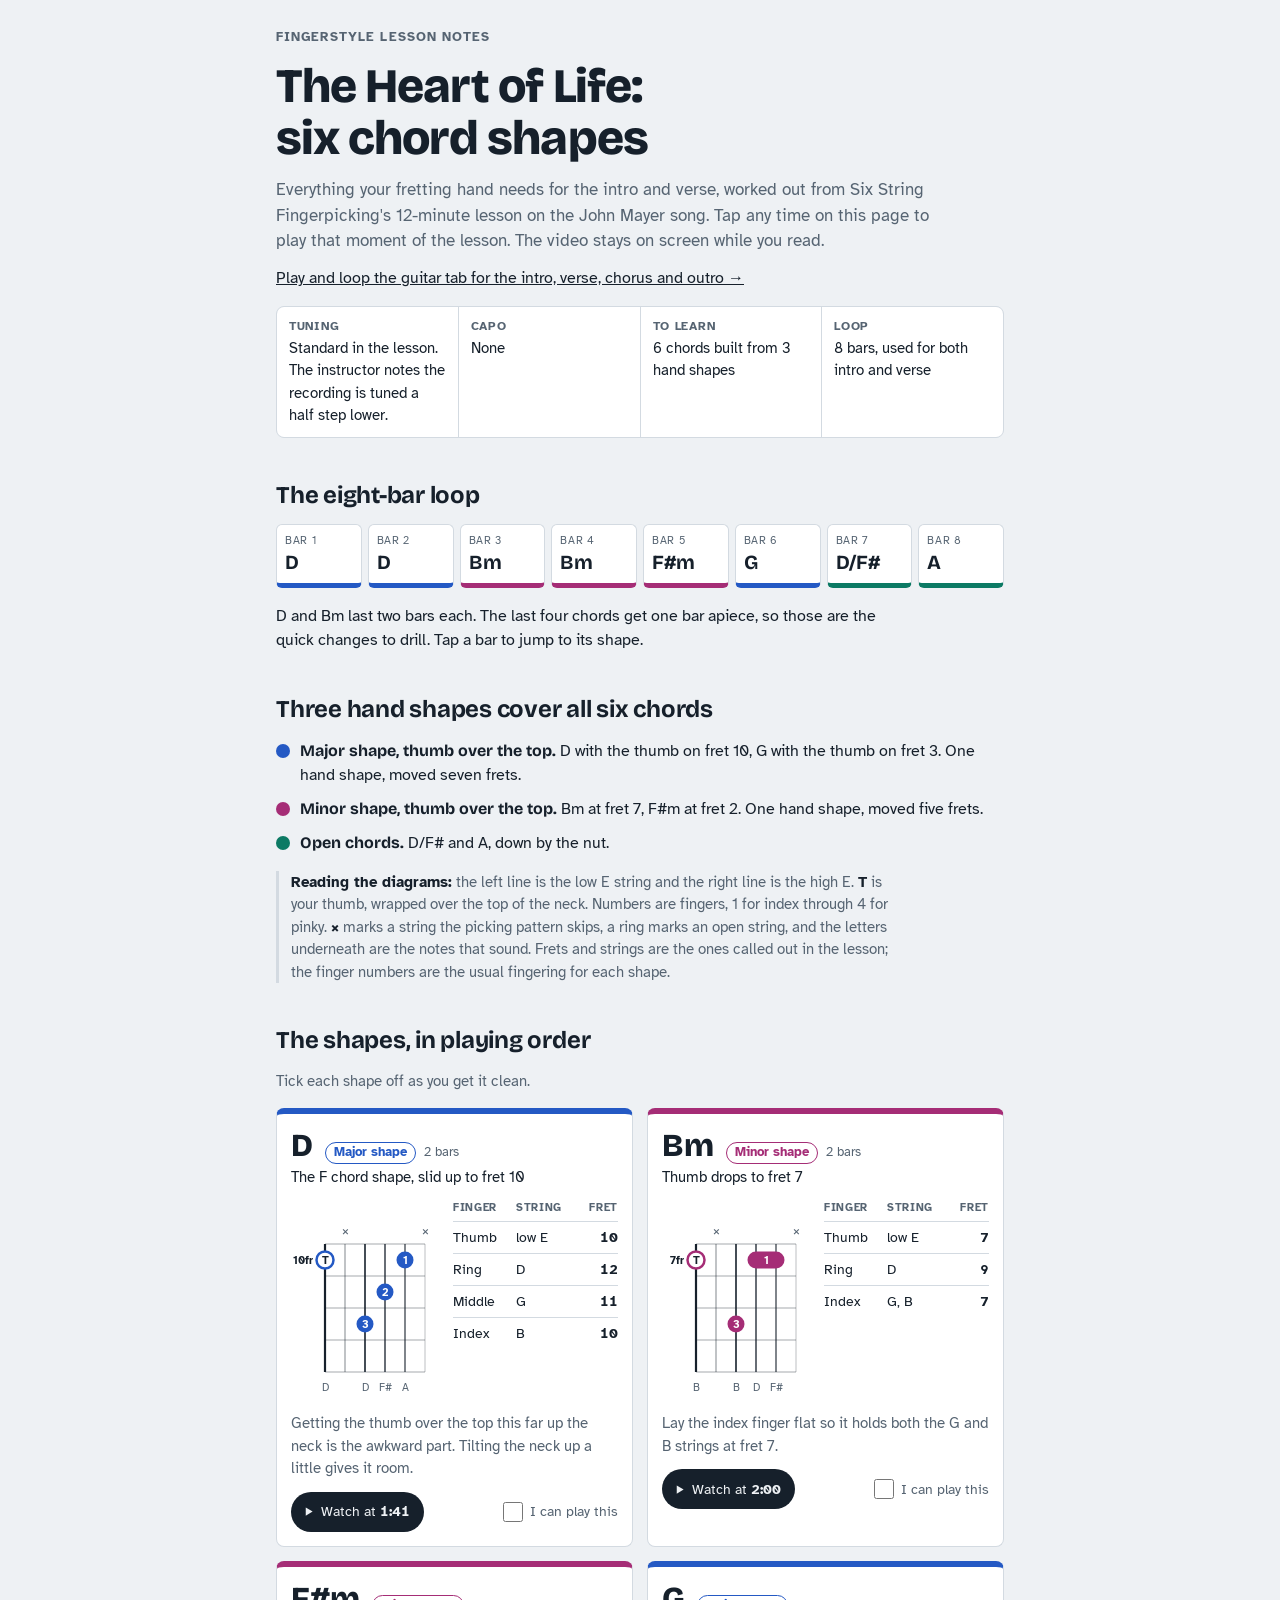
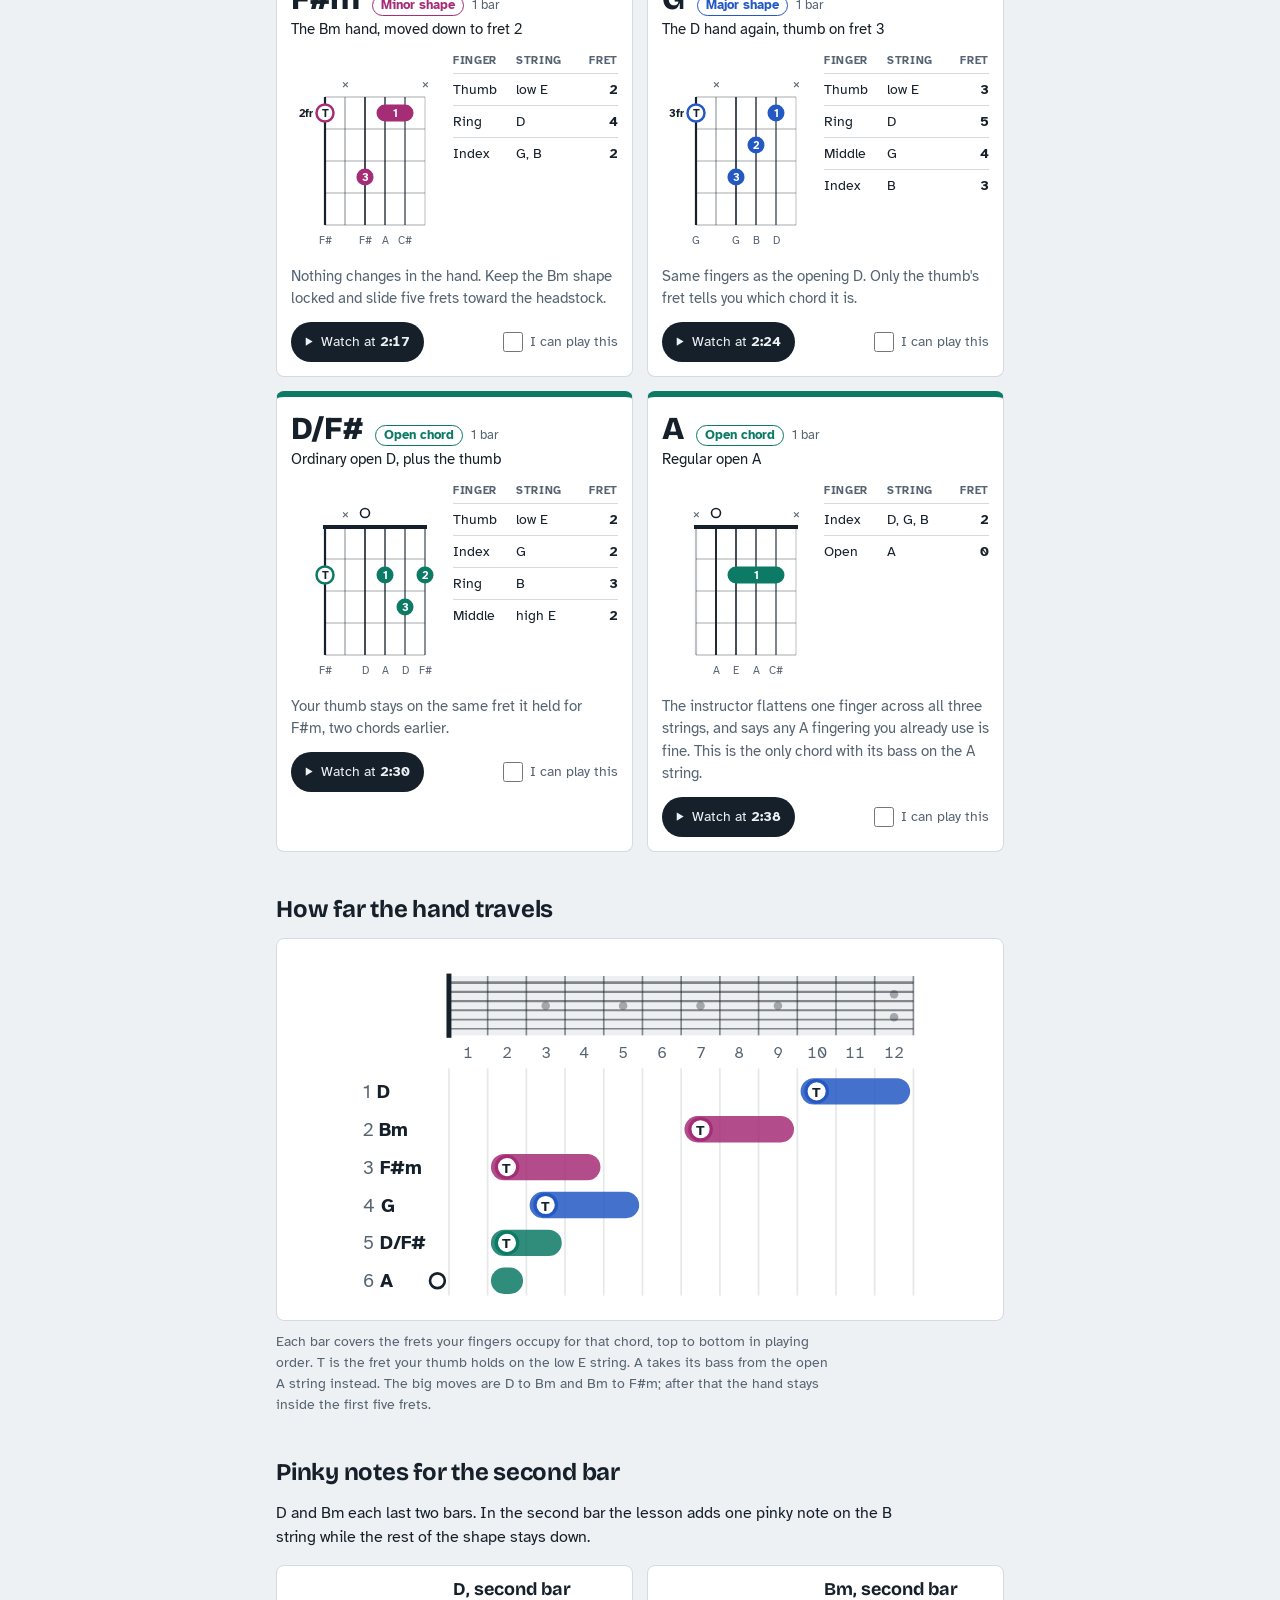
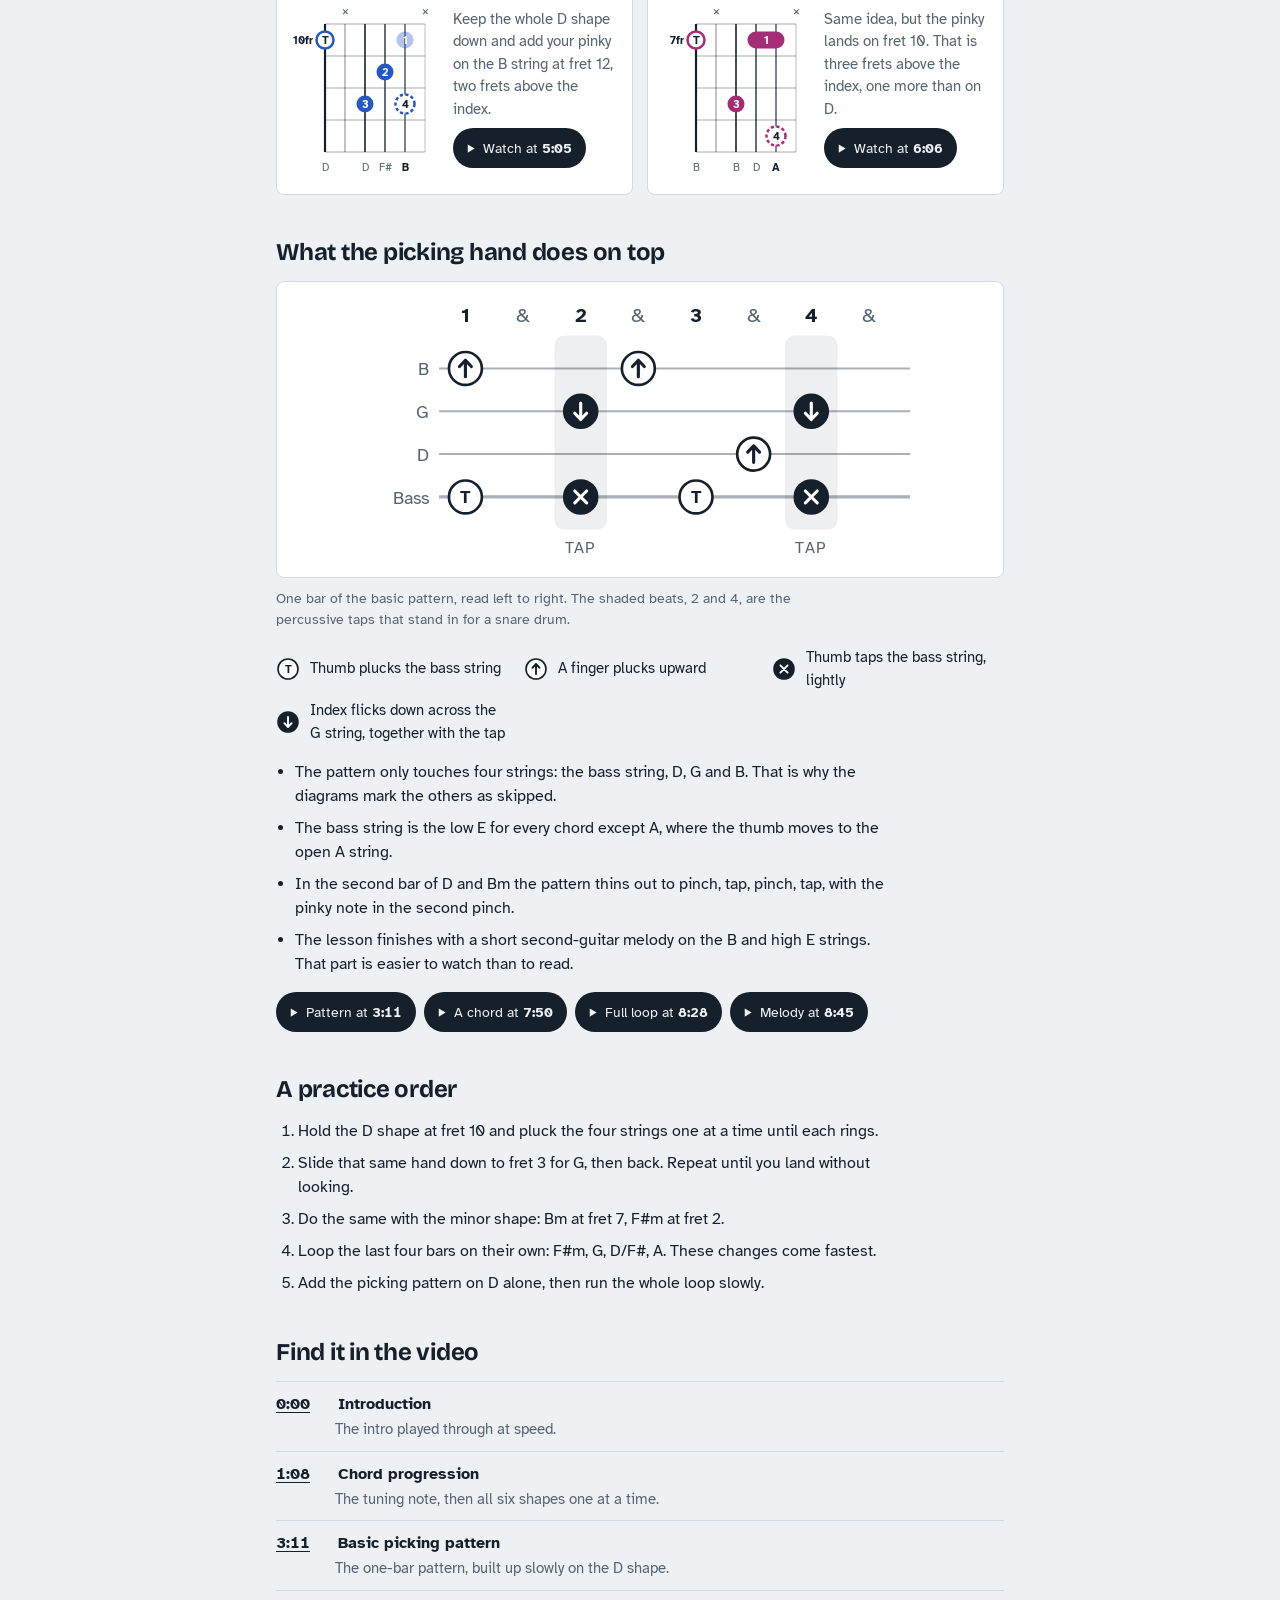
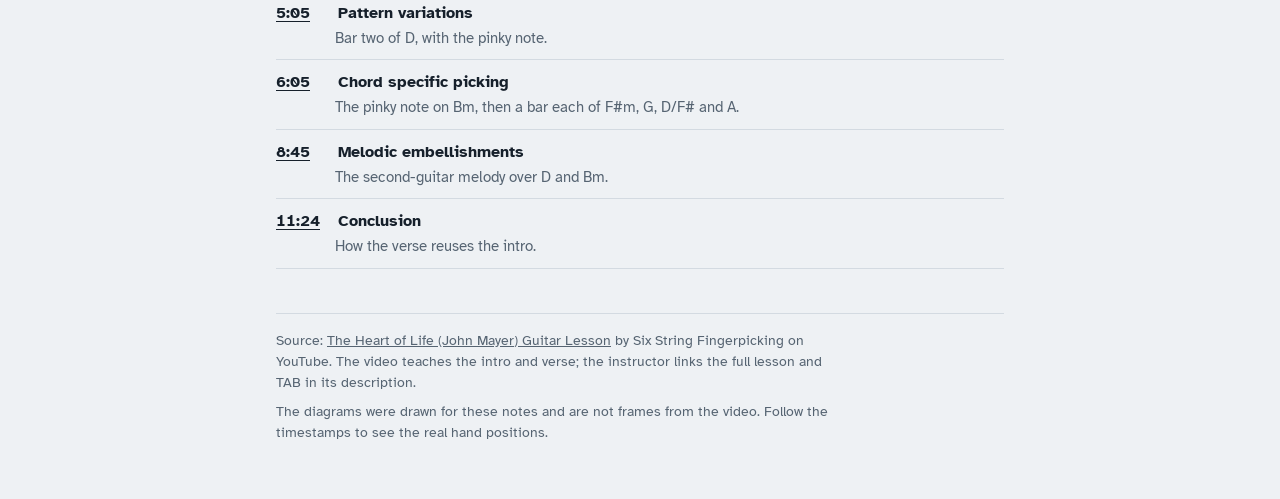
<file: heart-of-life/index.html>
<!DOCTYPE html>
<html lang="en">
<head>
<meta charset="utf-8">
<meta name="viewport" content="width=device-width, initial-scale=1">
<title>Heart of Life Chord Shapes</title>
<link rel="preconnect" href="https://fonts.googleapis.com">
<link rel="preconnect" href="https://fonts.gstatic.com" crossorigin>
<link href="https://fonts.googleapis.com/css2?family=Atkinson+Hyperlegible:wght@400;700&amp;family=Bricolage+Grotesque:opsz,wght@12..96,600..800&amp;display=swap" rel="stylesheet">
<style>
:root {
  /* Layout: one reading column for a phone propped by the guitar. Chrome stays grey;
     the only colour is the three hand-shape families, used the same way everywhere. */
  --bg: #eef1f4;
  --surface: #ffffff;
  --ink: #16202b;
  --muted: #566472;
  --line: #d3dae1;
  --major: #2459c4;   /* thumb-over major shape: D, G */
  --minor: #a52d76;   /* thumb-over minor shape: Bm, F#m */
  --open: #0c7a64;    /* open chords: D/F#, A */
  --on-dot: #ffffff;
  --font-display: "Bricolage Grotesque", "Avenir Next", "Segoe UI", sans-serif;
  --font-body: "Atkinson Hyperlegible", "Helvetica Neue", Arial, sans-serif;
}
@media (prefers-color-scheme: dark) {
  :root:not([data-theme="light"]) {
    color-scheme: dark;
    --bg: #10161d; --surface: #19212b; --ink: #e9eef3; --muted: #9aa8b6; --line: #2d3946;
    --major: #86adff; --minor: #f090c8; --open: #5ad0b3; --on-dot: #10161d;
  }
}
:root[data-theme="dark"] {
  color-scheme: dark;
  --bg: #10161d; --surface: #19212b; --ink: #e9eef3; --muted: #9aa8b6; --line: #2d3946;
  --major: #86adff; --minor: #f090c8; --open: #5ad0b3; --on-dot: #10161d;
}
.fam-major { --fam: var(--major); }
.fam-minor { --fam: var(--minor); }
.fam-open  { --fam: var(--open); }

* { box-sizing: border-box; }
html { -webkit-text-size-adjust: 100%; }
body {
  margin: 0; background: var(--bg); color: var(--ink);
  font: 400 16px/1.5 var(--font-body);
}
main { max-width: 760px; margin: 0 auto; padding: 28px 16px 56px; display: grid; gap: 44px; }
h1, h2, h3 { font-family: var(--font-display); text-wrap: balance; margin: 0; line-height: 1.1; }
h1 { font-size: clamp(2rem, 8vw, 3rem); font-weight: 800; letter-spacing: -0.02em; }
h2 { font-size: 1.5rem; font-weight: 700; letter-spacing: -0.01em; }
p { margin: 0; max-width: 62ch; }
a { color: inherit; }
a:focus-visible, input:focus-visible { outline: 3px solid var(--major); outline-offset: 2px; border-radius: 4px; }
section { display: grid; gap: 16px; }
.lede { font-size: 1.0625rem; color: var(--muted); }
.eyebrow { font-size: .8125rem; letter-spacing: .08em; text-transform: uppercase; color: var(--muted); font-weight: 700; }
header.top { display: grid; gap: 12px; }

.facts { display: grid; grid-template-columns: repeat(auto-fit, minmax(150px, 1fr)); gap: 1px; margin: 4px 0 0; background: var(--line); border: 1px solid var(--line); border-radius: 8px; overflow: hidden; }
.facts div { background: var(--surface); padding: 10px 12px; }
.facts dt { font-size: .75rem; letter-spacing: .06em; text-transform: uppercase; color: var(--muted); font-weight: 700; }
.facts dd { margin: 2px 0 0; font-size: .9375rem; }

/* the eight-bar loop */
.loop { list-style: none; margin: 0; padding: 0; display: grid; grid-template-columns: repeat(4, 1fr); gap: 6px; }
@media (min-width: 620px) { .loop { grid-template-columns: repeat(8, 1fr); } }
.loop a { display: grid; gap: 2px; padding: 8px 8px 10px; text-decoration: none; background: var(--surface); border: 1px solid var(--line); border-bottom: 5px solid var(--fam); border-radius: 6px; }
.loop .bar { font-size: .6875rem; text-transform: uppercase; letter-spacing: .06em; color: var(--muted); }
.loop .nm { font: 700 1.25rem/1.1 var(--font-display); }

/* shape families */
.families { list-style: none; margin: 0; padding: 0; display: grid; gap: 10px; }
.families li { display: grid; grid-template-columns: 14px 1fr; gap: 10px; align-items: start; }
.families .sw { width: 14px; height: 14px; border-radius: 50%; background: var(--fam); margin-top: 5px; }
.families strong { font-family: var(--font-display); }
.readme { border-left: 3px solid var(--line); padding-left: 12px; color: var(--muted); font-size: .9375rem; }
.readme b { color: var(--ink); }

/* chord cards */
.cards { display: grid; grid-template-columns: repeat(auto-fit, minmax(288px, 1fr)); gap: 14px; }
.chord { background: var(--surface); border: 1px solid var(--line); border-top: 6px solid var(--fam); border-radius: 8px; padding: 14px; display: grid; gap: 12px; align-content: start; scroll-margin-top: calc(var(--player-h, 0px) + 12px); /* a bar tapped in the loop lands below the open video */ }
.chord header { display: grid; grid-template-columns: auto 1fr; column-gap: 12px; row-gap: 2px; align-items: baseline; }
.chord h3 { font-size: 2rem; font-weight: 800; }
.meta { display: flex; flex-wrap: wrap; gap: 8px; align-items: center; font-size: .8125rem; color: var(--muted); }
.tag { color: var(--fam); font-weight: 700; border: 1.5px solid var(--fam); border-radius: 99px; padding: 0 8px; line-height: 1.5; }
.where { grid-column: 1 / -1; font-size: .9375rem; }
.chord-body { display: flex; flex-wrap: wrap; gap: 12px; align-items: flex-start; }
.chordbox { width: 150px; height: auto; flex: 0 0 150px; display: block; }
.fingers { flex: 1 1 120px; border-collapse: collapse; font-size: .875rem; font-variant-numeric: tabular-nums; }
.fingers th { text-align: left; font-size: .6875rem; text-transform: uppercase; letter-spacing: .06em; color: var(--muted); font-weight: 700; padding: 0 6px 4px 0; }
.fingers td { padding: 5px 6px 5px 0; border-top: 1px solid var(--line); }
.fingers .num { text-align: right; padding-right: 0; font-weight: 700; }
.tip { font-size: .9375rem; color: var(--muted); }
.chord footer { display: flex; flex-wrap: wrap; gap: 10px 14px; align-items: center; justify-content: space-between; }
.watch { display: inline-flex; align-items: center; gap: 7px; min-height: 40px; padding: 6px 14px 6px 12px; border-radius: 99px; background: var(--ink); color: var(--bg); text-decoration: none; font-size: .875rem; }
.watch .play { width: 11px; height: 11px; fill: currentColor; flex: none; }
.watch b { font-variant-numeric: tabular-nums; }
.got { display: inline-flex; align-items: center; gap: 7px; min-height: 40px; font-size: .875rem; color: var(--muted); cursor: pointer; }
.got input { width: 20px; height: 20px; accent-color: var(--fam); margin: 0; }
.progress { font-size: .9375rem; color: var(--muted); }

/* diagrams */
svg text { font-family: var(--font-body); }
.string { stroke: var(--ink); }
.string-off { opacity: .28; }
.fret { stroke: var(--ink); stroke-width: 1; opacity: .38; }
.nut { stroke: var(--ink); stroke-width: 4; stroke-linecap: square; }
.dot { fill: var(--fam); }
.dot-under { opacity: .35; }
.dot-t { fill: var(--surface); stroke: var(--fam); stroke-width: 2.5; }
.dot-add { fill: var(--surface); stroke: var(--fam); stroke-width: 2.5; stroke-dasharray: 3.2 2.4; }
.fn { fill: var(--on-dot); font-size: 10.5px; font-weight: 700; text-anchor: middle; }
.ft { fill: var(--ink); }
.startfret { fill: var(--ink); font-size: 11px; font-weight: 700; text-anchor: end; }
.mk { fill: var(--muted); font-size: 13px; text-anchor: middle; }
.openring { fill: none; stroke: var(--ink); stroke-width: 1.6; }
.nn { fill: var(--muted); font-size: 10.5px; text-anchor: middle; }
.nn-add { fill: var(--ink); font-weight: 700; }

figure { margin: 0; display: grid; gap: 10px; }
figcaption { font-size: .875rem; color: var(--muted); max-width: 62ch; }
.panel { background: var(--surface); border: 1px solid var(--line); border-radius: 8px; padding: 14px 12px; }
.travel, .pick:not(.legend-ico) { display: block; width: 100%; max-width: 560px; height: auto; margin: 0 auto; }
.board { fill: var(--ink); opacity: .07; }
.travel .string { opacity: .5; }
.travel .fret { opacity: .5; }
.travel .nut { stroke-width: 3; }
.grid { stroke: var(--ink); opacity: .1; }
.inlay { fill: var(--ink); opacity: .35; }
.fnum { fill: var(--muted); font-size: 9.5px; text-anchor: middle; font-variant-numeric: tabular-nums; }
.rowlab { fill: var(--ink); font-size: 11.5px; font-weight: 700; }
.rowlab .ord { fill: var(--muted); font-weight: 400; }
.span { fill: var(--fam); opacity: .85; }
.travel .dot-t { stroke-width: 2; }
.travel .fn { font-size: 8.5px; }

.snare { fill: var(--ink); opacity: .07; }
.snarelab { fill: var(--muted); font-size: 10px; text-anchor: middle; text-transform: uppercase; letter-spacing: .08em; }
.beat { fill: var(--ink); font-size: 12px; font-weight: 700; text-anchor: middle; }
.beat.off { fill: var(--muted); font-weight: 400; }
.slab { fill: var(--muted); font-size: 11px; text-anchor: end; }
.pick .string { opacity: .35; }
.ev { fill: var(--surface); stroke: var(--ink); stroke-width: 1.6; }
.ev-solid { fill: var(--ink); }
.glyph { fill: none; stroke: var(--ink); stroke-width: 1.9; stroke-linecap: round; stroke-linejoin: round; }
.glyph-inv { stroke: var(--surface); }
.legend { list-style: none; margin: 0; padding: 0; display: grid; grid-template-columns: repeat(auto-fit, minmax(220px, 1fr)); gap: 8px 16px; font-size: .9375rem; }
.legend li { display: grid; grid-template-columns: 24px 1fr; gap: 10px; align-items: center; }
.legend-ico { width: 24px; height: 24px; display: block; }
.points { margin: 0; padding-left: 1.2em; display: grid; gap: 8px; max-width: 62ch; }
.linkrow { display: flex; flex-wrap: wrap; gap: 8px; }

/* pinky add-ons */
.addons { display: grid; grid-template-columns: repeat(auto-fit, minmax(288px, 1fr)); gap: 14px; }
.addon { background: var(--surface); border: 1px solid var(--line); border-radius: 8px; padding: 14px; display: flex; flex-wrap: wrap; gap: 12px; align-items: flex-start; }
.addon > div { flex: 1 1 120px; display: grid; gap: 8px; justify-items: start; }
.addon h3 { font-size: 1.125rem; font-weight: 700; }
.addon p { font-size: .9375rem; color: var(--muted); }

/* chapter list */
.chapters { list-style: none; margin: 0; padding: 0; border-top: 1px solid var(--line); }
.chapters li { display: grid; gap: 2px; padding: 10px 0; border-bottom: 1px solid var(--line); }
.chapters a { display: grid; grid-template-columns: 3.4em 1fr; gap: 8px; text-decoration: none; font-weight: 700; }
.chapters .t { font-variant-numeric: tabular-nums; text-decoration: underline; text-underline-offset: 3px; }
.chapters .what { padding-left: calc(3.4em + 8px); color: var(--muted); font-size: .9375rem; }
.steps { margin: 0; padding-left: 1.4em; display: grid; gap: 8px; max-width: 62ch; }
.source { font-size: .875rem; color: var(--muted); border-top: 1px solid var(--line); padding-top: 16px; display: grid; gap: 8px; }
@media (prefers-reduced-motion: no-preference) { html { scroll-behavior: smooth; } }

/* The lesson video. Hidden until a timestamp is tapped; after that it stays on screen
   while the page scrolls, so the video and a diagram are visible together. Where it
   sits depends on the width of the window:
     under 700px   a band across the top: the video, then a row of controls
     from 700px    the same band, with the controls beside the video
     from 1100px   a box in the right margin; the reading column slides left to make
                   room, and the page keeps the whole height of the window
   The script moves the page itself when the video opens and closes, so the browser's
   own scroll anchoring is turned off to stop the two corrections adding up. */
html, body { overflow-anchor: none; }
.player { position: sticky; top: 0; z-index: 5; background: var(--surface); border-bottom: 1px solid var(--line); box-shadow: 0 4px 16px rgb(0 0 0 / .14); }
.player[hidden] { display: none; }
.player-in { max-width: 760px; margin: 0 auto; }
.player-frame { position: relative; width: min(100%, calc(42vh * 16 / 9)); aspect-ratio: 16 / 9; margin: 0 auto; background: #000; }
.player-frame iframe { position: absolute; inset: 0; width: 100%; height: 100%; border: 0; }
.player-msg { position: absolute; inset: 0; z-index: 1; display: grid; place-content: center; justify-items: center; gap: 8px; padding: 16px; text-align: center; background: #000; color: #fff; font-size: .9375rem; }
.player-msg[hidden] { display: none; }
.player-msg a { color: #fff; font-weight: 700; }
.player-bar { display: flex; align-items: center; gap: 8px; padding: 6px 8px 6px 14px; }
.player-title { flex: 1 1 0; min-width: 0; font-weight: 700; font-size: .9375rem; white-space: nowrap; overflow: hidden; text-overflow: ellipsis; }
.pbtn { flex: none; min-width: 44px; min-height: 40px; padding: 0 12px; border: 1px solid var(--line); border-radius: 99px; background: transparent; color: var(--ink); font: 700 .8125rem/1 var(--font-body); font-variant-numeric: tabular-nums; cursor: pointer; -webkit-tap-highlight-color: transparent; }
.pbtn[aria-pressed="true"] { background: var(--ink); border-color: var(--ink); color: var(--bg); }
.pbtn:disabled { opacity: .45; cursor: default; }
.pbtn:focus-visible { outline: 3px solid var(--major); outline-offset: 2px; }
.pbtn-x { width: 40px; min-width: 40px; padding: 0; }
.pbtn-x svg { display: block; width: 12px; height: 12px; margin: 0 auto; }
.player-jumps { display: none; }  /* section shortcuts: only where there is room for them */

@media (min-width: 700px) {
  /* The controls sit beside the video, so the band is only as tall as the video. */
  .player-in { display: grid; grid-template-columns: auto minmax(0, 1fr); padding: 0 16px; }
  .player-frame { width: min(54vw, calc(42vh * 16 / 9)); margin: 0; }
  .player-bar { display: grid; grid-template-columns: auto auto minmax(0, 1fr) auto; grid-template-rows: auto 1fr auto; gap: 10px 8px; padding: 12px 0 12px 20px; }
  .player-title { grid-column: 1 / 4; grid-row: 1; font: 700 1.25rem/1.15 var(--font-display); white-space: normal; }
  .pbtn-x { grid-column: 4; grid-row: 1; align-self: start; }
  .player-jumps { grid-column: 1 / -1; grid-row: 2; align-self: start; display: flex; flex-wrap: wrap; gap: 6px; }
  .player-jumps a { display: inline-flex; align-items: center; min-height: 32px; padding: 0 11px; border: 1px solid var(--line); border-radius: 99px; color: var(--muted); font-size: .8125rem; font-weight: 700; text-decoration: none; }
  .player-jumps a:hover { color: var(--ink); border-color: var(--ink); }
  #player-speed { grid-column: 1; grid-row: 3; }
  #player-loop { grid-column: 2; grid-row: 3; }
}
@media (min-width: 700px) and (min-height: 600px) { .player-frame { width: min(54vw, calc(34vh * 16 / 9)); } }  /* on a tall window, leave more room for the cards */

@media (min-width: 1100px) {
  /* The video leaves the reading column for a box on the right. --rail is its width:
     whatever the window has left over once the column has its full 760px, between
     340px and 600px, and never so tall that the controls under it leave the screen.
     --col is the column's width and --edge the margin left on each side of the pair. */
  :root {
    --rail: min(clamp(340px, calc(100vw - 784px), 600px), calc((100vh - 220px) * 16 / 9));
    --col: min(760px, calc(100vw - var(--rail) - 24px));
    --edge: calc((100vw - var(--col) - var(--rail) - 8px) / 2);
  }
  :root.dock-open main { max-width: var(--col); margin-left: var(--edge); margin-right: 0; }
  .player { position: fixed; top: 16px; right: var(--edge); width: var(--rail); max-height: calc(100vh - 32px); overflow: hidden auto; border: 1px solid var(--line); border-radius: 12px; box-shadow: 0 8px 28px rgb(0 0 0 / .2); }
  .player-in { display: block; max-width: none; padding: 0; }
  .player-frame { width: 100%; }
  .player-bar { padding: 14px 12px 14px 16px; }
}
@media print { .player { display: none; } }
</style>
</head>
<body>

<aside class="player" id="player" aria-label="Lesson video" hidden>
  <div class="player-in">
    <div class="player-frame">
      <div id="player-video"></div>
      <div class="player-msg" id="player-msg" hidden><span id="player-msg-text"></span><a id="player-msg-link" href="https://youtu.be/dgEQvqHTQbw">Open this part on YouTube</a></div>
    </div>
    <div class="player-bar">
      <p class="player-title" id="player-title" aria-live="polite"></p>
      <nav class="player-jumps" aria-label="Jump to a section"><a href="https://youtu.be/dgEQvqHTQbw?t=68" data-t="68" data-part="Chords">Chords</a><a href="https://youtu.be/dgEQvqHTQbw?t=191" data-t="191" data-part="Pattern">Pattern</a><a href="https://youtu.be/dgEQvqHTQbw?t=305" data-t="305" data-part="Pinky notes">Pinky notes</a><a href="https://youtu.be/dgEQvqHTQbw?t=525" data-t="525" data-part="Melody">Melody</a></nav>
      <button type="button" class="pbtn" id="player-speed">1×</button>
      <button type="button" class="pbtn" id="player-loop" aria-pressed="false" disabled>Loop from here</button>
      <button type="button" class="pbtn pbtn-x" id="player-close" aria-label="Close the video"><svg viewBox="0 0 12 12" aria-hidden="true"><path d="M2 2l8 8M10 2l-8 8" fill="none" stroke="currentColor" stroke-width="1.8" stroke-linecap="round"/></svg></button>
    </div>
  </div>
</aside>
<main>

<header class="top">
  <p class="eyebrow">Fingerstyle lesson notes</p>
  <h1>The Heart of Life: six chord shapes</h1>
  <p class="lede">Everything your fretting hand needs for the intro and verse, worked out from Six String Fingerpicking's 12-minute lesson on the John Mayer song. Tap any time on this page to play that moment of the lesson. The video stays on screen while you read.</p>
  <p><a href="practice/index.html">Play and loop the guitar tab for the intro, verse, chorus and outro →</a></p>
  <dl class="facts">
    <div><dt>Tuning</dt><dd>Standard in the lesson. The instructor notes the recording is tuned a half step lower.</dd></div>
    <div><dt>Capo</dt><dd>None</dd></div>
    <div><dt>To learn</dt><dd>6 chords built from 3 hand shapes</dd></div>
    <div><dt>Loop</dt><dd>8 bars, used for both intro and verse</dd></div>
  </dl>
</header>

<section aria-labelledby="h-loop">
  <h2 id="h-loop">The eight-bar loop</h2>
  <ol class="loop"><li class="fam-major"><a href="#chord-d"><span class="bar">bar 1</span><span class="nm">D</span></a></li><li class="fam-major"><a href="#chord-d"><span class="bar">bar 2</span><span class="nm">D</span></a></li><li class="fam-minor"><a href="#chord-bm"><span class="bar">bar 3</span><span class="nm">Bm</span></a></li><li class="fam-minor"><a href="#chord-bm"><span class="bar">bar 4</span><span class="nm">Bm</span></a></li><li class="fam-minor"><a href="#chord-fsharp-m"><span class="bar">bar 5</span><span class="nm">F#m</span></a></li><li class="fam-major"><a href="#chord-g"><span class="bar">bar 6</span><span class="nm">G</span></a></li><li class="fam-open"><a href="#chord-d-fsharp"><span class="bar">bar 7</span><span class="nm">D/F#</span></a></li><li class="fam-open"><a href="#chord-a"><span class="bar">bar 8</span><span class="nm">A</span></a></li></ol>
  <p>D and Bm last two bars each. The last four chords get one bar apiece, so those are the quick changes to drill. Tap a bar to jump to its shape.</p>
</section>

<section aria-labelledby="h-fam">
  <h2 id="h-fam">Three hand shapes cover all six chords</h2>
  <ul class="families">
    <li class="fam-major"><span class="sw"></span><span><strong>Major shape, thumb over the top.</strong> D with the thumb on fret 10, G with the thumb on fret 3. One hand shape, moved seven frets.</span></li>
    <li class="fam-minor"><span class="sw"></span><span><strong>Minor shape, thumb over the top.</strong> Bm at fret 7, F#m at fret 2. One hand shape, moved five frets.</span></li>
    <li class="fam-open"><span class="sw"></span><span><strong>Open chords.</strong> D/F# and A, down by the nut.</span></li>
  </ul>
  <p class="readme"><b>Reading the diagrams:</b> the left line is the low E string and the right line is the high E. <b>T</b> is your thumb, wrapped over the top of the neck. Numbers are fingers, 1 for index through 4 for pinky. <b>×</b> marks a string the picking pattern skips, a ring marks an open string, and the letters underneath are the notes that sound. Frets and strings are the ones called out in the lesson; the finger numbers are the usual fingering for each shape.</p>
</section>

<section aria-labelledby="h-shapes">
  <h2 id="h-shapes">The shapes, in playing order</h2>
  <p class="progress" id="progress" aria-live="polite">Tick each shape off as you get it clean.</p>
  <div class="cards">
<article class="chord fam-major" id="chord-d">
  <header>
    <h3>D</h3>
    <p class="meta"><span class="tag">Major shape</span><span>2 bars</span></p>
    <p class="where">The F chord shape, slid up to fret 10</p>
  </header>
  <div class="chord-body">
    <svg class="chordbox" viewBox="0 0 150 200" role="img" aria-label="D chord diagram: string 6 fret 10, string 4 fret 12, string 3 fret 11, string 2 fret 10"><line class="fret" x1="34" y1="44" x2="134" y2="44"/><line class="fret" x1="34" y1="76" x2="134" y2="76"/><line class="fret" x1="34" y1="108" x2="134" y2="108"/><line class="fret" x1="34" y1="140" x2="134" y2="140"/><line class="fret" x1="34" y1="172" x2="134" y2="172"/><line class="string" x1="34" y1="44" x2="34" y2="172" stroke-width="2.2"/><line class="string string-off" x1="54" y1="44" x2="54" y2="172" stroke-width="1.9"/><line class="string" x1="74" y1="44" x2="74" y2="172" stroke-width="1.6"/><line class="string" x1="94" y1="44" x2="94" y2="172" stroke-width="1.3"/><line class="string" x1="114" y1="44" x2="114" y2="172" stroke-width="1.1"/><line class="string string-off" x1="134" y1="44" x2="134" y2="172" stroke-width="1.0"/><text class="startfret" x="22" y="64.0">10fr</text><text class="mk" x="54" y="35">×</text><text class="mk" x="134" y="35">×</text><circle class="dot-t" cx="34" cy="60.0" r="8.5"/><text class="fn ft" x="34" y="63.8">T</text><circle class="dot" cx="74" cy="124.0" r="8.5"/><text class="fn" x="74" y="127.8">3</text><circle class="dot" cx="94" cy="92.0" r="8.5"/><text class="fn" x="94" y="95.8">2</text><circle class="dot" cx="114" cy="60.0" r="8.5"/><text class="fn" x="114" y="63.8">1</text><text class="nn" x="34" y="191">D</text><text class="nn" x="74" y="191">D</text><text class="nn" x="94" y="191">F#</text><text class="nn" x="114" y="191">A</text></svg>
    <table class="fingers">
      <thead><tr><th scope="col">Finger</th><th scope="col">String</th><th scope="col" class="num">Fret</th></tr></thead>
      <tbody><tr><td>Thumb</td><td>low E</td><td class='num'>10</td></tr><tr><td>Ring</td><td>D</td><td class='num'>12</td></tr><tr><td>Middle</td><td>G</td><td class='num'>11</td></tr><tr><td>Index</td><td>B</td><td class='num'>10</td></tr></tbody>
    </table>
  </div>
  <p class="tip">Getting the thumb over the top this far up the neck is the awkward part. Tilting the neck up a little gives it room.</p>
  <footer>
    <a class="watch" href="https://youtu.be/dgEQvqHTQbw?t=101" data-t="101" data-part="D"><svg class="play" viewBox="0 0 12 12" aria-hidden="true"><path d="M3 1.5v9l7.5-4.5z"/></svg><span>Watch at <b>1:41</b></span></a>
    <label class="got" for="got-d"><input type="checkbox" id="got-d" data-got="d"> I can play this</label>
  </footer>
</article>
<article class="chord fam-minor" id="chord-bm">
  <header>
    <h3>Bm</h3>
    <p class="meta"><span class="tag">Minor shape</span><span>2 bars</span></p>
    <p class="where">Thumb drops to fret 7</p>
  </header>
  <div class="chord-body">
    <svg class="chordbox" viewBox="0 0 150 200" role="img" aria-label="Bm chord diagram: string 6 fret 7, string 4 fret 9, string 3 fret 7, string 2 fret 7"><line class="fret" x1="34" y1="44" x2="134" y2="44"/><line class="fret" x1="34" y1="76" x2="134" y2="76"/><line class="fret" x1="34" y1="108" x2="134" y2="108"/><line class="fret" x1="34" y1="140" x2="134" y2="140"/><line class="fret" x1="34" y1="172" x2="134" y2="172"/><line class="string" x1="34" y1="44" x2="34" y2="172" stroke-width="2.2"/><line class="string string-off" x1="54" y1="44" x2="54" y2="172" stroke-width="1.9"/><line class="string" x1="74" y1="44" x2="74" y2="172" stroke-width="1.6"/><line class="string" x1="94" y1="44" x2="94" y2="172" stroke-width="1.3"/><line class="string" x1="114" y1="44" x2="114" y2="172" stroke-width="1.1"/><line class="string string-off" x1="134" y1="44" x2="134" y2="172" stroke-width="1.0"/><text class="startfret" x="22" y="64.0">7fr</text><text class="mk" x="54" y="35">×</text><text class="mk" x="134" y="35">×</text><rect class="dot" x="85.5" y="51.5" width="37" height="17" rx="8.5"/><text class="fn" x="104.0" y="63.8">1</text><circle class="dot-t" cx="34" cy="60.0" r="8.5"/><text class="fn ft" x="34" y="63.8">T</text><circle class="dot" cx="74" cy="124.0" r="8.5"/><text class="fn" x="74" y="127.8">3</text><text class="nn" x="34" y="191">B</text><text class="nn" x="74" y="191">B</text><text class="nn" x="114" y="191">F#</text><text class="nn" x="94" y="191">D</text></svg>
    <table class="fingers">
      <thead><tr><th scope="col">Finger</th><th scope="col">String</th><th scope="col" class="num">Fret</th></tr></thead>
      <tbody><tr><td>Thumb</td><td>low E</td><td class='num'>7</td></tr><tr><td>Ring</td><td>D</td><td class='num'>9</td></tr><tr><td>Index</td><td>G, B</td><td class='num'>7</td></tr></tbody>
    </table>
  </div>
  <p class="tip">Lay the index finger flat so it holds both the G and B strings at fret 7.</p>
  <footer>
    <a class="watch" href="https://youtu.be/dgEQvqHTQbw?t=120" data-t="120" data-part="Bm"><svg class="play" viewBox="0 0 12 12" aria-hidden="true"><path d="M3 1.5v9l7.5-4.5z"/></svg><span>Watch at <b>2:00</b></span></a>
    <label class="got" for="got-bm"><input type="checkbox" id="got-bm" data-got="bm"> I can play this</label>
  </footer>
</article>
<article class="chord fam-minor" id="chord-fsharp-m">
  <header>
    <h3>F#m</h3>
    <p class="meta"><span class="tag">Minor shape</span><span>1 bar</span></p>
    <p class="where">The Bm hand, moved down to fret 2</p>
  </header>
  <div class="chord-body">
    <svg class="chordbox" viewBox="0 0 150 200" role="img" aria-label="F#m chord diagram: string 6 fret 2, string 4 fret 4, string 3 fret 2, string 2 fret 2"><line class="fret" x1="34" y1="44" x2="134" y2="44"/><line class="fret" x1="34" y1="76" x2="134" y2="76"/><line class="fret" x1="34" y1="108" x2="134" y2="108"/><line class="fret" x1="34" y1="140" x2="134" y2="140"/><line class="fret" x1="34" y1="172" x2="134" y2="172"/><line class="string" x1="34" y1="44" x2="34" y2="172" stroke-width="2.2"/><line class="string string-off" x1="54" y1="44" x2="54" y2="172" stroke-width="1.9"/><line class="string" x1="74" y1="44" x2="74" y2="172" stroke-width="1.6"/><line class="string" x1="94" y1="44" x2="94" y2="172" stroke-width="1.3"/><line class="string" x1="114" y1="44" x2="114" y2="172" stroke-width="1.1"/><line class="string string-off" x1="134" y1="44" x2="134" y2="172" stroke-width="1.0"/><text class="startfret" x="22" y="64.0">2fr</text><text class="mk" x="54" y="35">×</text><text class="mk" x="134" y="35">×</text><rect class="dot" x="85.5" y="51.5" width="37" height="17" rx="8.5"/><text class="fn" x="104.0" y="63.8">1</text><circle class="dot-t" cx="34" cy="60.0" r="8.5"/><text class="fn ft" x="34" y="63.8">T</text><circle class="dot" cx="74" cy="124.0" r="8.5"/><text class="fn" x="74" y="127.8">3</text><text class="nn" x="34" y="191">F#</text><text class="nn" x="74" y="191">F#</text><text class="nn" x="114" y="191">C#</text><text class="nn" x="94" y="191">A</text></svg>
    <table class="fingers">
      <thead><tr><th scope="col">Finger</th><th scope="col">String</th><th scope="col" class="num">Fret</th></tr></thead>
      <tbody><tr><td>Thumb</td><td>low E</td><td class='num'>2</td></tr><tr><td>Ring</td><td>D</td><td class='num'>4</td></tr><tr><td>Index</td><td>G, B</td><td class='num'>2</td></tr></tbody>
    </table>
  </div>
  <p class="tip">Nothing changes in the hand. Keep the Bm shape locked and slide five frets toward the headstock.</p>
  <footer>
    <a class="watch" href="https://youtu.be/dgEQvqHTQbw?t=137" data-t="137" data-part="F#m"><svg class="play" viewBox="0 0 12 12" aria-hidden="true"><path d="M3 1.5v9l7.5-4.5z"/></svg><span>Watch at <b>2:17</b></span></a>
    <label class="got" for="got-fsharp-m"><input type="checkbox" id="got-fsharp-m" data-got="fsharp-m"> I can play this</label>
  </footer>
</article>
<article class="chord fam-major" id="chord-g">
  <header>
    <h3>G</h3>
    <p class="meta"><span class="tag">Major shape</span><span>1 bar</span></p>
    <p class="where">The D hand again, thumb on fret 3</p>
  </header>
  <div class="chord-body">
    <svg class="chordbox" viewBox="0 0 150 200" role="img" aria-label="G chord diagram: string 6 fret 3, string 4 fret 5, string 3 fret 4, string 2 fret 3"><line class="fret" x1="34" y1="44" x2="134" y2="44"/><line class="fret" x1="34" y1="76" x2="134" y2="76"/><line class="fret" x1="34" y1="108" x2="134" y2="108"/><line class="fret" x1="34" y1="140" x2="134" y2="140"/><line class="fret" x1="34" y1="172" x2="134" y2="172"/><line class="string" x1="34" y1="44" x2="34" y2="172" stroke-width="2.2"/><line class="string string-off" x1="54" y1="44" x2="54" y2="172" stroke-width="1.9"/><line class="string" x1="74" y1="44" x2="74" y2="172" stroke-width="1.6"/><line class="string" x1="94" y1="44" x2="94" y2="172" stroke-width="1.3"/><line class="string" x1="114" y1="44" x2="114" y2="172" stroke-width="1.1"/><line class="string string-off" x1="134" y1="44" x2="134" y2="172" stroke-width="1.0"/><text class="startfret" x="22" y="64.0">3fr</text><text class="mk" x="54" y="35">×</text><text class="mk" x="134" y="35">×</text><circle class="dot-t" cx="34" cy="60.0" r="8.5"/><text class="fn ft" x="34" y="63.8">T</text><circle class="dot" cx="74" cy="124.0" r="8.5"/><text class="fn" x="74" y="127.8">3</text><circle class="dot" cx="94" cy="92.0" r="8.5"/><text class="fn" x="94" y="95.8">2</text><circle class="dot" cx="114" cy="60.0" r="8.5"/><text class="fn" x="114" y="63.8">1</text><text class="nn" x="34" y="191">G</text><text class="nn" x="74" y="191">G</text><text class="nn" x="94" y="191">B</text><text class="nn" x="114" y="191">D</text></svg>
    <table class="fingers">
      <thead><tr><th scope="col">Finger</th><th scope="col">String</th><th scope="col" class="num">Fret</th></tr></thead>
      <tbody><tr><td>Thumb</td><td>low E</td><td class='num'>3</td></tr><tr><td>Ring</td><td>D</td><td class='num'>5</td></tr><tr><td>Middle</td><td>G</td><td class='num'>4</td></tr><tr><td>Index</td><td>B</td><td class='num'>3</td></tr></tbody>
    </table>
  </div>
  <p class="tip">Same fingers as the opening D. Only the thumb&#x27;s fret tells you which chord it is.</p>
  <footer>
    <a class="watch" href="https://youtu.be/dgEQvqHTQbw?t=144" data-t="144" data-part="G"><svg class="play" viewBox="0 0 12 12" aria-hidden="true"><path d="M3 1.5v9l7.5-4.5z"/></svg><span>Watch at <b>2:24</b></span></a>
    <label class="got" for="got-g"><input type="checkbox" id="got-g" data-got="g"> I can play this</label>
  </footer>
</article>
<article class="chord fam-open" id="chord-d-fsharp">
  <header>
    <h3>D/F#</h3>
    <p class="meta"><span class="tag">Open chord</span><span>1 bar</span></p>
    <p class="where">Ordinary open D, plus the thumb</p>
  </header>
  <div class="chord-body">
    <svg class="chordbox" viewBox="0 0 150 200" role="img" aria-label="D/F# chord diagram: string 6 fret 2, string 4 open, string 3 fret 2, string 2 fret 3, string 1 fret 2"><line class="nut" x1="34" y1="44" x2="134" y2="44"/><line class="fret" x1="34" y1="76" x2="134" y2="76"/><line class="fret" x1="34" y1="108" x2="134" y2="108"/><line class="fret" x1="34" y1="140" x2="134" y2="140"/><line class="fret" x1="34" y1="172" x2="134" y2="172"/><line class="string" x1="34" y1="44" x2="34" y2="172" stroke-width="2.2"/><line class="string string-off" x1="54" y1="44" x2="54" y2="172" stroke-width="1.9"/><line class="string" x1="74" y1="44" x2="74" y2="172" stroke-width="1.6"/><line class="string" x1="94" y1="44" x2="94" y2="172" stroke-width="1.3"/><line class="string" x1="114" y1="44" x2="114" y2="172" stroke-width="1.1"/><line class="string" x1="134" y1="44" x2="134" y2="172" stroke-width="1.0"/><text class="mk" x="54" y="35">×</text><circle class="openring" cx="74" cy="30" r="4.5"/><circle class="dot-t" cx="34" cy="92.0" r="8.5"/><text class="fn ft" x="34" y="95.8">T</text><circle class="dot" cx="94" cy="92.0" r="8.5"/><text class="fn" x="94" y="95.8">1</text><circle class="dot" cx="114" cy="124.0" r="8.5"/><text class="fn" x="114" y="127.8">3</text><circle class="dot" cx="134" cy="92.0" r="8.5"/><text class="fn" x="134" y="95.8">2</text><text class="nn" x="34" y="191">F#</text><text class="nn" x="94" y="191">A</text><text class="nn" x="114" y="191">D</text><text class="nn" x="134" y="191">F#</text><text class="nn" x="74" y="191">D</text></svg>
    <table class="fingers">
      <thead><tr><th scope="col">Finger</th><th scope="col">String</th><th scope="col" class="num">Fret</th></tr></thead>
      <tbody><tr><td>Thumb</td><td>low E</td><td class='num'>2</td></tr><tr><td>Index</td><td>G</td><td class='num'>2</td></tr><tr><td>Ring</td><td>B</td><td class='num'>3</td></tr><tr><td>Middle</td><td>high E</td><td class='num'>2</td></tr></tbody>
    </table>
  </div>
  <p class="tip">Your thumb stays on the same fret it held for F#m, two chords earlier.</p>
  <footer>
    <a class="watch" href="https://youtu.be/dgEQvqHTQbw?t=150" data-t="150" data-part="D/F#"><svg class="play" viewBox="0 0 12 12" aria-hidden="true"><path d="M3 1.5v9l7.5-4.5z"/></svg><span>Watch at <b>2:30</b></span></a>
    <label class="got" for="got-d-fsharp"><input type="checkbox" id="got-d-fsharp" data-got="d-fsharp"> I can play this</label>
  </footer>
</article>
<article class="chord fam-open" id="chord-a">
  <header>
    <h3>A</h3>
    <p class="meta"><span class="tag">Open chord</span><span>1 bar</span></p>
    <p class="where">Regular open A</p>
  </header>
  <div class="chord-body">
    <svg class="chordbox" viewBox="0 0 150 200" role="img" aria-label="A chord diagram: string 5 open, string 4 fret 2, string 3 fret 2, string 2 fret 2"><line class="nut" x1="34" y1="44" x2="134" y2="44"/><line class="fret" x1="34" y1="76" x2="134" y2="76"/><line class="fret" x1="34" y1="108" x2="134" y2="108"/><line class="fret" x1="34" y1="140" x2="134" y2="140"/><line class="fret" x1="34" y1="172" x2="134" y2="172"/><line class="string string-off" x1="34" y1="44" x2="34" y2="172" stroke-width="2.2"/><line class="string" x1="54" y1="44" x2="54" y2="172" stroke-width="1.9"/><line class="string" x1="74" y1="44" x2="74" y2="172" stroke-width="1.6"/><line class="string" x1="94" y1="44" x2="94" y2="172" stroke-width="1.3"/><line class="string" x1="114" y1="44" x2="114" y2="172" stroke-width="1.1"/><line class="string string-off" x1="134" y1="44" x2="134" y2="172" stroke-width="1.0"/><text class="mk" x="34" y="35">×</text><text class="mk" x="134" y="35">×</text><circle class="openring" cx="54" cy="30" r="4.5"/><rect class="dot" x="65.5" y="83.5" width="57" height="17" rx="8.5"/><text class="fn" x="94.0" y="95.8">1</text><text class="nn" x="114" y="191">C#</text><text class="nn" x="94" y="191">A</text><text class="nn" x="74" y="191">E</text><text class="nn" x="54" y="191">A</text></svg>
    <table class="fingers">
      <thead><tr><th scope="col">Finger</th><th scope="col">String</th><th scope="col" class="num">Fret</th></tr></thead>
      <tbody><tr><td>Index</td><td>D, G, B</td><td class='num'>2</td></tr><tr><td>Open</td><td>A</td><td class='num'>0</td></tr></tbody>
    </table>
  </div>
  <p class="tip">The instructor flattens one finger across all three strings, and says any A fingering you already use is fine. This is the only chord with its bass on the A string.</p>
  <footer>
    <a class="watch" href="https://youtu.be/dgEQvqHTQbw?t=158" data-t="158" data-part="A"><svg class="play" viewBox="0 0 12 12" aria-hidden="true"><path d="M3 1.5v9l7.5-4.5z"/></svg><span>Watch at <b>2:38</b></span></a>
    <label class="got" for="got-a"><input type="checkbox" id="got-a" data-got="a"> I can play this</label>
  </footer>
</article></div>
</section>

<section aria-labelledby="h-travel">
  <h2 id="h-travel">How far the hand travels</h2>
  <figure>
    <div class="panel"><svg class="travel" viewBox="0 0 340 214" role="img" aria-label="Chart of where the fretting hand sits for each chord: D frets 10 to 12, B minor 7 to 9, F sharp minor 2 to 4, G 3 to 5, D over F sharp 2 to 3, A fret 2."><rect class="board" x="54" y="14" width="282.0" height="36"/><line class="string" x1="54" y1="18.0" x2="336.0" y2="18.0" stroke-width="1.60"/><line class="string" x1="54" y1="23.6" x2="336.0" y2="23.6" stroke-width="1.46"/><line class="string" x1="54" y1="29.2" x2="336.0" y2="29.2" stroke-width="1.32"/><line class="string" x1="54" y1="34.8" x2="336.0" y2="34.8" stroke-width="1.18"/><line class="string" x1="54" y1="40.4" x2="336.0" y2="40.4" stroke-width="1.04"/><line class="string" x1="54" y1="46.0" x2="336.0" y2="46.0" stroke-width="0.90"/><line class="nut" x1="54" y1="14" x2="54" y2="50"/><line class="fret" x1="77.5" y1="14" x2="77.5" y2="50"/><line class="grid" x1="77.5" y1="70" x2="77.5" y2="208"/><text class="fnum" x="65.75" y="64">1</text><line class="fret" x1="101.0" y1="14" x2="101.0" y2="50"/><line class="grid" x1="101.0" y1="70" x2="101.0" y2="208"/><text class="fnum" x="89.25" y="64">2</text><line class="fret" x1="124.5" y1="14" x2="124.5" y2="50"/><line class="grid" x1="124.5" y1="70" x2="124.5" y2="208"/><text class="fnum" x="112.75" y="64">3</text><line class="fret" x1="148.0" y1="14" x2="148.0" y2="50"/><line class="grid" x1="148.0" y1="70" x2="148.0" y2="208"/><text class="fnum" x="136.25" y="64">4</text><line class="fret" x1="171.5" y1="14" x2="171.5" y2="50"/><line class="grid" x1="171.5" y1="70" x2="171.5" y2="208"/><text class="fnum" x="159.75" y="64">5</text><line class="fret" x1="195.0" y1="14" x2="195.0" y2="50"/><line class="grid" x1="195.0" y1="70" x2="195.0" y2="208"/><text class="fnum" x="183.25" y="64">6</text><line class="fret" x1="218.5" y1="14" x2="218.5" y2="50"/><line class="grid" x1="218.5" y1="70" x2="218.5" y2="208"/><text class="fnum" x="206.75" y="64">7</text><line class="fret" x1="242.0" y1="14" x2="242.0" y2="50"/><line class="grid" x1="242.0" y1="70" x2="242.0" y2="208"/><text class="fnum" x="230.25" y="64">8</text><line class="fret" x1="265.5" y1="14" x2="265.5" y2="50"/><line class="grid" x1="265.5" y1="70" x2="265.5" y2="208"/><text class="fnum" x="253.75" y="64">9</text><line class="fret" x1="289.0" y1="14" x2="289.0" y2="50"/><line class="grid" x1="289.0" y1="70" x2="289.0" y2="208"/><text class="fnum" x="277.25" y="64">10</text><line class="fret" x1="312.5" y1="14" x2="312.5" y2="50"/><line class="grid" x1="312.5" y1="70" x2="312.5" y2="208"/><text class="fnum" x="300.75" y="64">11</text><line class="fret" x1="336.0" y1="14" x2="336.0" y2="50"/><line class="grid" x1="336.0" y1="70" x2="336.0" y2="208"/><text class="fnum" x="324.25" y="64">12</text><line class="grid" x1="54" y1="70" x2="54" y2="208"/><circle class="inlay" cx="112.75" cy="32.0" r="2.6"/><circle class="inlay" cx="159.75" cy="32.0" r="2.6"/><circle class="inlay" cx="206.75" cy="32.0" r="2.6"/><circle class="inlay" cx="253.75" cy="32.0" r="2.6"/><circle class="inlay" cx="324.25" cy="25.0" r="2.6"/><circle class="inlay" cx="324.25" cy="39.0" r="2.6"/><g class="fam-major"><text class="rowlab" x="2" y="88"><tspan class="ord">1</tspan> D</text><rect class="span" x="267.5" y="76" width="66.5" height="16" rx="8"/><circle class="dot-t" cx="277.25" cy="84" r="6.5"/><text class="fn ft" x="277.25" y="87.4">T</text></g><g class="fam-minor"><text class="rowlab" x="2" y="111"><tspan class="ord">2</tspan> Bm</text><rect class="span" x="197.0" y="99" width="66.5" height="16" rx="8"/><circle class="dot-t" cx="206.75" cy="107" r="6.5"/><text class="fn ft" x="206.75" y="110.4">T</text></g><g class="fam-minor"><text class="rowlab" x="2" y="134"><tspan class="ord">3</tspan> F#m</text><rect class="span" x="79.5" y="122" width="66.5" height="16" rx="8"/><circle class="dot-t" cx="89.25" cy="130" r="6.5"/><text class="fn ft" x="89.25" y="133.4">T</text></g><g class="fam-major"><text class="rowlab" x="2" y="157"><tspan class="ord">4</tspan> G</text><rect class="span" x="103.0" y="145" width="66.5" height="16" rx="8"/><circle class="dot-t" cx="112.75" cy="153" r="6.5"/><text class="fn ft" x="112.75" y="156.4">T</text></g><g class="fam-open"><text class="rowlab" x="2" y="180"><tspan class="ord">5</tspan> D/F#</text><rect class="span" x="79.5" y="168" width="43.0" height="16" rx="8"/><circle class="dot-t" cx="89.25" cy="176" r="6.5"/><text class="fn ft" x="89.25" y="179.4">T</text></g><g class="fam-open"><text class="rowlab" x="2" y="203"><tspan class="ord">6</tspan> A</text><rect class="span" x="79.5" y="191" width="19.5" height="16" rx="8"/><circle class="openring" cx="47" cy="199" r="4.5"/></g></svg></div>
    <figcaption>Each bar covers the frets your fingers occupy for that chord, top to bottom in playing order. T is the fret your thumb holds on the low E string. A takes its bass from the open A string instead. The big moves are D to Bm and Bm to F#m; after that the hand stays inside the first five frets.</figcaption>
  </figure>
</section>

<section aria-labelledby="h-pinky">
  <h2 id="h-pinky">Pinky notes for the second bar</h2>
  <p>D and Bm each last two bars. In the second bar the lesson adds one pinky note on the B string while the rest of the shape stays down.</p>
  <div class="addons">
<article class="addon fam-major" id="d-pinky">
  <svg class="chordbox" viewBox="0 0 150 200" role="img" aria-label="D, second bar: the D shape with the pinky added on the B string at fret 12"><line class="fret" x1="34" y1="44" x2="134" y2="44"/><line class="fret" x1="34" y1="76" x2="134" y2="76"/><line class="fret" x1="34" y1="108" x2="134" y2="108"/><line class="fret" x1="34" y1="140" x2="134" y2="140"/><line class="fret" x1="34" y1="172" x2="134" y2="172"/><line class="string" x1="34" y1="44" x2="34" y2="172" stroke-width="2.2"/><line class="string string-off" x1="54" y1="44" x2="54" y2="172" stroke-width="1.9"/><line class="string" x1="74" y1="44" x2="74" y2="172" stroke-width="1.6"/><line class="string" x1="94" y1="44" x2="94" y2="172" stroke-width="1.3"/><line class="string" x1="114" y1="44" x2="114" y2="172" stroke-width="1.1"/><line class="string string-off" x1="134" y1="44" x2="134" y2="172" stroke-width="1.0"/><text class="startfret" x="22" y="64.0">10fr</text><text class="mk" x="54" y="35">×</text><text class="mk" x="134" y="35">×</text><circle class="dot-t" cx="34" cy="60.0" r="8.5"/><text class="fn ft" x="34" y="63.8">T</text><circle class="dot" cx="74" cy="124.0" r="8.5"/><text class="fn" x="74" y="127.8">3</text><circle class="dot" cx="94" cy="92.0" r="8.5"/><text class="fn" x="94" y="95.8">2</text><circle class="dot dot-under" cx="114" cy="60.0" r="8.5"/><text class="fn" x="114" y="63.8">1</text><circle class="dot-add" cx="114" cy="124.0" r="9.5"/><text class="fn ft" x="114" y="127.8">4</text><text class="nn" x="34" y="191">D</text><text class="nn" x="74" y="191">D</text><text class="nn" x="94" y="191">F#</text><text class="nn nn-add" x="114" y="191">B</text></svg>
  <div>
    <h3>D, second bar</h3>
    <p>Keep the whole D shape down and add your pinky on the B string at fret 12, two frets above the index.</p>
    <a class="watch" href="https://youtu.be/dgEQvqHTQbw?t=305" data-t="305" data-part="D, second bar"><svg class="play" viewBox="0 0 12 12" aria-hidden="true"><path d="M3 1.5v9l7.5-4.5z"/></svg><span>Watch at <b>5:05</b></span></a>
  </div>
</article>
<article class="addon fam-minor" id="bm-pinky">
  <svg class="chordbox" viewBox="0 0 150 200" role="img" aria-label="Bm, second bar: the Bm shape with the pinky added on the B string at fret 10"><line class="fret" x1="34" y1="44" x2="134" y2="44"/><line class="fret" x1="34" y1="76" x2="134" y2="76"/><line class="fret" x1="34" y1="108" x2="134" y2="108"/><line class="fret" x1="34" y1="140" x2="134" y2="140"/><line class="fret" x1="34" y1="172" x2="134" y2="172"/><line class="string" x1="34" y1="44" x2="34" y2="172" stroke-width="2.2"/><line class="string string-off" x1="54" y1="44" x2="54" y2="172" stroke-width="1.9"/><line class="string" x1="74" y1="44" x2="74" y2="172" stroke-width="1.6"/><line class="string" x1="94" y1="44" x2="94" y2="172" stroke-width="1.3"/><line class="string" x1="114" y1="44" x2="114" y2="172" stroke-width="1.1"/><line class="string string-off" x1="134" y1="44" x2="134" y2="172" stroke-width="1.0"/><text class="startfret" x="22" y="64.0">7fr</text><text class="mk" x="54" y="35">×</text><text class="mk" x="134" y="35">×</text><rect class="dot" x="85.5" y="51.5" width="37" height="17" rx="8.5"/><text class="fn" x="104.0" y="63.8">1</text><circle class="dot-t" cx="34" cy="60.0" r="8.5"/><text class="fn ft" x="34" y="63.8">T</text><circle class="dot" cx="74" cy="124.0" r="8.5"/><text class="fn" x="74" y="127.8">3</text><circle class="dot-add" cx="114" cy="156.0" r="9.5"/><text class="fn ft" x="114" y="159.8">4</text><text class="nn" x="34" y="191">B</text><text class="nn" x="74" y="191">B</text><text class="nn nn-add" x="114" y="191">A</text><text class="nn" x="94" y="191">D</text></svg>
  <div>
    <h3>Bm, second bar</h3>
    <p>Same idea, but the pinky lands on fret 10. That is three frets above the index, one more than on D.</p>
    <a class="watch" href="https://youtu.be/dgEQvqHTQbw?t=366" data-t="366" data-part="Bm, second bar"><svg class="play" viewBox="0 0 12 12" aria-hidden="true"><path d="M3 1.5v9l7.5-4.5z"/></svg><span>Watch at <b>6:06</b></span></a>
  </div>
</article></div>
</section>

<section aria-labelledby="h-pick">
  <h2 id="h-pick">What the picking hand does on top</h2>
  <figure>
    <div class="panel"><svg class="pick" viewBox="0 0 340 162" role="img" aria-label="One bar of the picking pattern. Beat 1: thumb and a finger pluck the bass and B strings together. Beat 2: thumb taps the bass string while the index flicks down on the G string. And of 2: finger plucks the B string. Beat 3: thumb plucks the bass. And of 3: finger plucks the D string. Beat 4: tap and flick again."><rect class="snare" x="118" y="24" width="32" height="118" rx="6"/><text class="snarelab" x="134" y="156">tap</text><rect class="snare" x="258" y="24" width="32" height="118" rx="6"/><text class="snarelab" x="274" y="156">tap</text><text class="beat" x="64" y="16">1</text><text class="beat off" x="99" y="16">&</text><text class="beat" x="134" y="16">2</text><text class="beat off" x="169" y="16">&</text><text class="beat" x="204" y="16">3</text><text class="beat off" x="239" y="16">&</text><text class="beat" x="274" y="16">4</text><text class="beat off" x="309" y="16">&</text><line class="string" x1="48" y1="44" x2="334" y2="44" stroke-width="1.2"/><text class="slab" x="42" y="48">B</text><line class="string" x1="48" y1="70" x2="334" y2="70" stroke-width="1.2"/><text class="slab" x="42" y="74">G</text><line class="string" x1="48" y1="96" x2="334" y2="96" stroke-width="1.2"/><text class="slab" x="42" y="100">D</text><line class="string" x1="48" y1="122" x2="334" y2="122" stroke-width="2"/><text class="slab" x="42" y="126">Bass</text><circle class="ev" cx="64" cy="44" r="10"/><path class="glyph" d="M64,49 V39 M60.4,42.8 L64,39 L67.6,42.8"/><circle class="ev" cx="64" cy="122" r="10"/><text class="fn ft" x="64" y="125.8">T</text><circle class="ev ev-solid" cx="134" cy="70" r="10"/><path class="glyph glyph-inv" d="M134,65 V75 M130.4,71.2 L134,75 L137.6,71.2"/><circle class="ev ev-solid" cx="134" cy="122" r="10"/><path class="glyph glyph-inv" d="M130.4,118.4 L137.6,125.6 M137.6,118.4 L130.4,125.6"/><circle class="ev" cx="169" cy="44" r="10"/><path class="glyph" d="M169,49 V39 M165.4,42.8 L169,39 L172.6,42.8"/><circle class="ev" cx="204" cy="122" r="10"/><text class="fn ft" x="204" y="125.8">T</text><circle class="ev" cx="239" cy="96" r="10"/><path class="glyph" d="M239,101 V91 M235.4,94.8 L239,91 L242.6,94.8"/><circle class="ev ev-solid" cx="274" cy="70" r="10"/><path class="glyph glyph-inv" d="M274,65 V75 M270.4,71.2 L274,75 L277.6,71.2"/><circle class="ev ev-solid" cx="274" cy="122" r="10"/><path class="glyph glyph-inv" d="M270.4,118.4 L277.6,125.6 M277.6,118.4 L270.4,125.6"/></svg></div>
    <figcaption>One bar of the basic pattern, read left to right. The shaded beats, 2 and 4, are the percussive taps that stand in for a snare drum.</figcaption>
  </figure>
  <ul class="legend">
    <li><svg class="pick legend-ico" viewBox="0 0 24 24" aria-hidden="true"><circle class="ev" cx="12" cy="12" r="10"/><text class="fn ft" x="12" y="15.8">T</text></svg><span>Thumb plucks the bass string</span></li>
    <li><svg class="pick legend-ico" viewBox="0 0 24 24" aria-hidden="true"><circle class="ev" cx="12" cy="12" r="10"/><path class="glyph" d="M12,17 V7 M8.4,10.8 L12,7 L15.6,10.8"/></svg><span>A finger plucks upward</span></li>
    <li><svg class="pick legend-ico" viewBox="0 0 24 24" aria-hidden="true"><circle class="ev ev-solid" cx="12" cy="12" r="10"/><path class="glyph glyph-inv" d="M8.4,8.4 L15.6,15.6 M15.6,8.4 L8.4,15.6"/></svg><span>Thumb taps the bass string, lightly</span></li>
    <li><svg class="pick legend-ico" viewBox="0 0 24 24" aria-hidden="true"><circle class="ev ev-solid" cx="12" cy="12" r="10"/><path class="glyph glyph-inv" d="M12,7 V17 M8.4,13.2 L12,17 L15.6,13.2"/></svg><span>Index flicks down across the G string, together with the tap</span></li>
  </ul>
  <ul class="points">
    <li>The pattern only touches four strings: the bass string, D, G and B. That is why the diagrams mark the others as skipped.</li>
    <li>The bass string is the low E for every chord except A, where the thumb moves to the open A string.</li>
    <li>In the second bar of D and Bm the pattern thins out to pinch, tap, pinch, tap, with the pinky note in the second pinch.</li>
    <li>The lesson finishes with a short second-guitar melody on the B and high E strings. That part is easier to watch than to read.</li>
  </ul>
  <div class="linkrow"><a class="watch" href="https://youtu.be/dgEQvqHTQbw?t=191" data-t="191" data-part="Pattern"><svg class="play" viewBox="0 0 12 12" aria-hidden="true"><path d="M3 1.5v9l7.5-4.5z"/></svg><span>Pattern at <b>3:11</b></span></a> <a class="watch" href="https://youtu.be/dgEQvqHTQbw?t=470" data-t="470" data-part="A chord"><svg class="play" viewBox="0 0 12 12" aria-hidden="true"><path d="M3 1.5v9l7.5-4.5z"/></svg><span>A chord at <b>7:50</b></span></a> <a class="watch" href="https://youtu.be/dgEQvqHTQbw?t=508" data-t="508" data-part="Full loop"><svg class="play" viewBox="0 0 12 12" aria-hidden="true"><path d="M3 1.5v9l7.5-4.5z"/></svg><span>Full loop at <b>8:28</b></span></a> <a class="watch" href="https://youtu.be/dgEQvqHTQbw?t=525" data-t="525" data-part="Melody"><svg class="play" viewBox="0 0 12 12" aria-hidden="true"><path d="M3 1.5v9l7.5-4.5z"/></svg><span>Melody at <b>8:45</b></span></a></div>
</section>

<section aria-labelledby="h-order">
  <h2 id="h-order">A practice order</h2>
  <ol class="steps">
    <li>Hold the D shape at fret 10 and pluck the four strings one at a time until each rings.</li>
    <li>Slide that same hand down to fret 3 for G, then back. Repeat until you land without looking.</li>
    <li>Do the same with the minor shape: Bm at fret 7, F#m at fret 2.</li>
    <li>Loop the last four bars on their own: F#m, G, D/F#, A. These changes come fastest.</li>
    <li>Add the picking pattern on D alone, then run the whole loop slowly.</li>
  </ol>
</section>

<section aria-labelledby="h-map">
  <h2 id="h-map">Find it in the video</h2>
  <ol class="chapters"><li><a href="https://youtu.be/dgEQvqHTQbw?t=0" data-t="0" data-part="Introduction"><span class="t">0:00</span><span class="ct">Introduction</span></a><span class="what">The intro played through at speed.</span></li><li><a href="https://youtu.be/dgEQvqHTQbw?t=68" data-t="68" data-part="Chord progression"><span class="t">1:08</span><span class="ct">Chord progression</span></a><span class="what">The tuning note, then all six shapes one at a time.</span></li><li><a href="https://youtu.be/dgEQvqHTQbw?t=191" data-t="191" data-part="Basic picking pattern"><span class="t">3:11</span><span class="ct">Basic picking pattern</span></a><span class="what">The one-bar pattern, built up slowly on the D shape.</span></li><li><a href="https://youtu.be/dgEQvqHTQbw?t=305" data-t="305" data-part="Pattern variations"><span class="t">5:05</span><span class="ct">Pattern variations</span></a><span class="what">Bar two of D, with the pinky note.</span></li><li><a href="https://youtu.be/dgEQvqHTQbw?t=365" data-t="365" data-part="Chord specific picking"><span class="t">6:05</span><span class="ct">Chord specific picking</span></a><span class="what">The pinky note on Bm, then a bar each of F#m, G, D/F# and A.</span></li><li><a href="https://youtu.be/dgEQvqHTQbw?t=525" data-t="525" data-part="Melodic embellishments"><span class="t">8:45</span><span class="ct">Melodic embellishments</span></a><span class="what">The second-guitar melody over D and Bm.</span></li><li><a href="https://youtu.be/dgEQvqHTQbw?t=684" data-t="684" data-part="Conclusion"><span class="t">11:24</span><span class="ct">Conclusion</span></a><span class="what">How the verse reuses the intro.</span></li></ol>
</section>

<footer class="source">
  <p>Source: <a href="https://youtu.be/dgEQvqHTQbw">The Heart of Life (John Mayer) Guitar Lesson</a> by Six String Fingerpicking on YouTube. The video teaches the intro and verse; the instructor links the full lesson and TAB in its description.</p>
  <p>The diagrams were drawn for these notes and are not frames from the video. Follow the timestamps to see the real hand positions.</p>
</footer>

</main>
<script>
(function () {
  var boxes = Array.prototype.slice.call(document.querySelectorAll('input[data-got]'));
  var out = document.getElementById('progress');
  var KEY = 'heart-of-life-shapes';
  var saved = {};
  try { saved = JSON.parse(localStorage.getItem(KEY) || '{}') || {}; } catch (e) { saved = {}; }
  function render() {
    var n = boxes.filter(function (b) { return b.checked; }).length;
    out.textContent = n === 0 ? 'Tick each shape off as you get it clean.'
      : n === boxes.length ? 'All ' + n + ' shapes ticked off. Time for the picking pattern.'
      : n + ' of ' + boxes.length + ' shapes ticked off.';
  }
  boxes.forEach(function (b) {
    b.checked = !!saved[b.getAttribute('data-got')];
    b.addEventListener('change', function () {
      saved[b.getAttribute('data-got')] = b.checked;
      try { localStorage.setItem(KEY, JSON.stringify(saved)); } catch (e) {}
      render();
    });
  });
  render();
})();
</script>
<script>
(function () {
  // Timestamp links are ordinary YouTube links. This turns a tap on one into "play
  // that moment in the video docked on this page". Nothing is requested from YouTube
  // until the first tap, and if the player cannot load the links go back to being links.
  var VIDEO = 'dgEQvqHTQbw';   // the page's lesson video
  var LABELS = {};   // {video id: "Part 1", ...} on a page whose lesson is split across videos
  var dock = document.getElementById('player');
  // Opened from disk there is no referrer and YouTube refuses to embed, so do nothing.
  if (!dock || location.protocol === 'file:' || !Element.prototype.closest) return;
  var root = document.documentElement;
  var page = document.querySelector('main');
  var titleEl = document.getElementById('player-title');
  var msgEl = document.getElementById('player-msg');
  var msgText = document.getElementById('player-msg-text');
  var msgLink = document.getElementById('player-msg-link');
  var speedBtn = document.getElementById('player-speed');
  var loopBtn = document.getElementById('player-loop');
  var closeBtn = document.getElementById('player-close');
  var RATES = [1, 0.75, 0.5];
  var player = null, ready = false, loading = false, dead = false;
  var want = 0, wantVid = VIDEO, curVid = null, switching = false;
  var rate = 1, loopA = null, loopB = null, loopTimer = null, slowTimer = null;
  var calm = !!(window.matchMedia && window.matchMedia('(prefers-reduced-motion: reduce)').matches);

  function mmss(t) {
    t = Math.max(0, Math.floor(t));
    var s = t % 60;
    return Math.floor(t / 60) + ':' + (s < 10 ? '0' : '') + s;
  }
  function now() {
    try { return player.getCurrentTime() || 0; } catch (e) { return want; }
  }
  // The dock is a band across the top that pushes the page down or, in a wide
  // window, a box fixed in the right margin that covers nothing at the top.
  function bandHeight() {
    if (dock.hidden || getComputedStyle(dock).position !== 'sticky') return 0;
    return dock.getBoundingClientRect().height;
  }
  function measure() { root.style.setProperty('--player-h', Math.round(bandHeight()) + 'px'); }
  function scrollByY(dy, smooth) {
    if (!dy) return;
    try { window.scrollBy({ top: dy, left: 0, behavior: smooth && !calm ? 'smooth' : 'instant' }); }
    catch (e) { window.scrollBy(0, dy); }
  }
  // Something in the page that is on screen now, to hold steady while the layout changes.
  function probe() {
    var r = page.getBoundingClientRect();
    var x = r.left + Math.min(120, r.width / 2);
    for (var y = bandHeight() + 16; y < window.innerHeight; y += 40) {
      var el = document.elementFromPoint(x, y);
      if (el && el !== page && page.contains(el) && el.getBoundingClientRect().height < window.innerHeight) return el;
    }
    return page;
  }
  // Change the layout, then scroll so that `ref` is where it was on screen before.
  function hold(ref, change) {
    var before = ref.getBoundingClientRect().top;
    change();
    measure();
    scrollByY(ref.getBoundingClientRect().top - before, false);
  }
  function say(text) {
    msgText.textContent = text;
    msgLink.href = 'https://youtu.be/' + wantVid + '?t=' + Math.floor(want);
    msgEl.hidden = false;
  }
  function hush() { msgEl.hidden = true; }

  function openDock(origin) {
    // A tap inside the dock itself (a section shortcut) has no card to bring into view.
    var anchor = origin && !dock.contains(origin) ? (origin.closest('.chord, .part, .addon') || origin) : null;
    if (dock.hidden) {
      hold(anchor || probe(), function () {  // the page is rearranged: keep it where it was
        dock.hidden = false;
        root.classList.add('dock-open');
      });
    }
    if (anchor) {
      var under = anchor.getBoundingClientRect().top - (bandHeight() + 8);
      if (under < 0) scrollByY(under, true);  // bring the tapped card out from under the dock
    }
  }
  function closeDock() {
    loopOff();
    if (ready) { try { player.pauseVideo(); } catch (e) {} }
    hold(probe(), function () {
      dock.hidden = true;
      root.classList.remove('dock-open');
    });
  }

  function play(t, part, vid) {
    want = t;
    wantVid = vid || VIDEO;
    titleEl.textContent = (part ? part + ' · ' : '') + (LABELS[wantVid] ? LABELS[wantVid] + ', ' : '') + mmss(t);
    loopOff();
    if (ready) show();
    else if (!loading) load();
  }
  // Play `want` in `wantVid`, loading that video first if a different one is in the player.
  function show() {
    if (wantVid !== curVid) {
      curVid = wantVid;
      switching = true;  // a newly loaded video may reset the speed: put it back once it plays
      player.loadVideoById({ videoId: wantVid, startSeconds: want });
    } else {
      player.seekTo(want, true);
      player.playVideo();
    }
  }
  function load() {
    loading = true;
    say('Loading the video…');
    window.onYouTubeIframeAPIReady = build;
    var s = document.createElement('script');
    s.src = 'https://www.youtube.com/iframe_api';
    s.onerror = giveUp;
    document.head.appendChild(s);
    slowTimer = setTimeout(function () {
      if (!ready && !dead) say('The video is taking a while to load.');
    }, 10000);
  }
  function build() {
    curVid = wantVid;
    player = new YT.Player('player-video', {
      host: 'https://www.youtube-nocookie.com',
      videoId: curVid,
      playerVars: { start: Math.floor(want), autoplay: 1, playsinline: 1, rel: 0 },
      events: {
        onReady: function () {
          ready = true;
          clearTimeout(slowTimer);
          hush();
          loopBtn.disabled = false;
          if (rate !== 1) player.setPlaybackRate(rate);
          show();
        },
        onError: giveUp,
        onStateChange: function (e) {
          if (e.data !== 1 || !switching) return;
          switching = false;
          if (player.getPlaybackRate() !== rate) player.setPlaybackRate(rate);
        },
        onPlaybackRateChange: function (e) { if (!switching) { rate = e.data; paintSpeed(); } }
      }
    });
  }
  function giveUp() {
    dead = true;  // from here on the timestamps open YouTube, as they do without this script
    loopOff();
    loopBtn.disabled = true;
    clearTimeout(slowTimer);
    say('The video could not be played here.');
  }

  function paintSpeed() {
    speedBtn.textContent = rate + '×';
    speedBtn.setAttribute('aria-label', 'Playback speed ' + rate + '×. Tap to change.');
  }
  speedBtn.addEventListener('click', function () {
    rate = RATES[(RATES.indexOf(rate) + 1) % RATES.length];
    paintSpeed();
    if (ready) player.setPlaybackRate(rate);
  });

  // One button, three presses: mark the start, mark the end (the loop begins), stop.
  function paintLoop() {
    var on = loopB !== null;
    loopBtn.setAttribute('aria-pressed', on ? 'true' : 'false');
    if (on) {
      loopBtn.textContent = mmss(loopA) + '–' + mmss(loopB);
      loopBtn.setAttribute('aria-label', 'Looping ' + mmss(loopA) + ' to ' + mmss(loopB) + '. Tap to stop.');
    } else {
      loopBtn.textContent = loopA !== null ? 'Loop to here' : 'Loop from here';
      loopBtn.removeAttribute('aria-label');
    }
  }
  function loopOff() {
    loopA = loopB = null;
    clearInterval(loopTimer);
    loopTimer = null;
    paintLoop();
  }
  function loopTick() {
    if (!ready || loopB === null) return;
    var t = now(), ended = false;
    try { ended = player.getPlayerState() === 0; } catch (e) {}
    if (ended || t >= loopB || t < loopA - 1) {
      player.seekTo(loopA, true);
      if (ended) player.playVideo();
    }
  }
  loopBtn.addEventListener('click', function () {
    if (!ready) return;
    var t = now();
    if (loopB !== null) { loopOff(); return; }
    if (loopA === null) { loopA = t; paintLoop(); return; }
    if (t < loopA) { loopB = loopA; loopA = t; } else { loopB = t; }
    if (loopB - loopA < 2) loopB = loopA + 2;
    paintLoop();
    player.seekTo(loopA, true);
    player.playVideo();
    loopTimer = setInterval(loopTick, 200);
  });

  document.addEventListener('click', function (e) {
    if (dead || e.defaultPrevented || e.button || e.metaKey || e.ctrlKey || e.shiftKey || e.altKey) return;
    var a = e.target.closest('a[data-t]');
    if (!a) return;
    e.preventDefault();
    openDock(a);
    play(parseFloat(a.getAttribute('data-t')), a.getAttribute('data-part'), a.getAttribute('data-v'));
  });
  closeBtn.addEventListener('click', closeDock);
  window.addEventListener('resize', function () { if (!dock.hidden) measure(); });
  paintSpeed();
  paintLoop();
})();
</script>
</body>
</html>
</file>
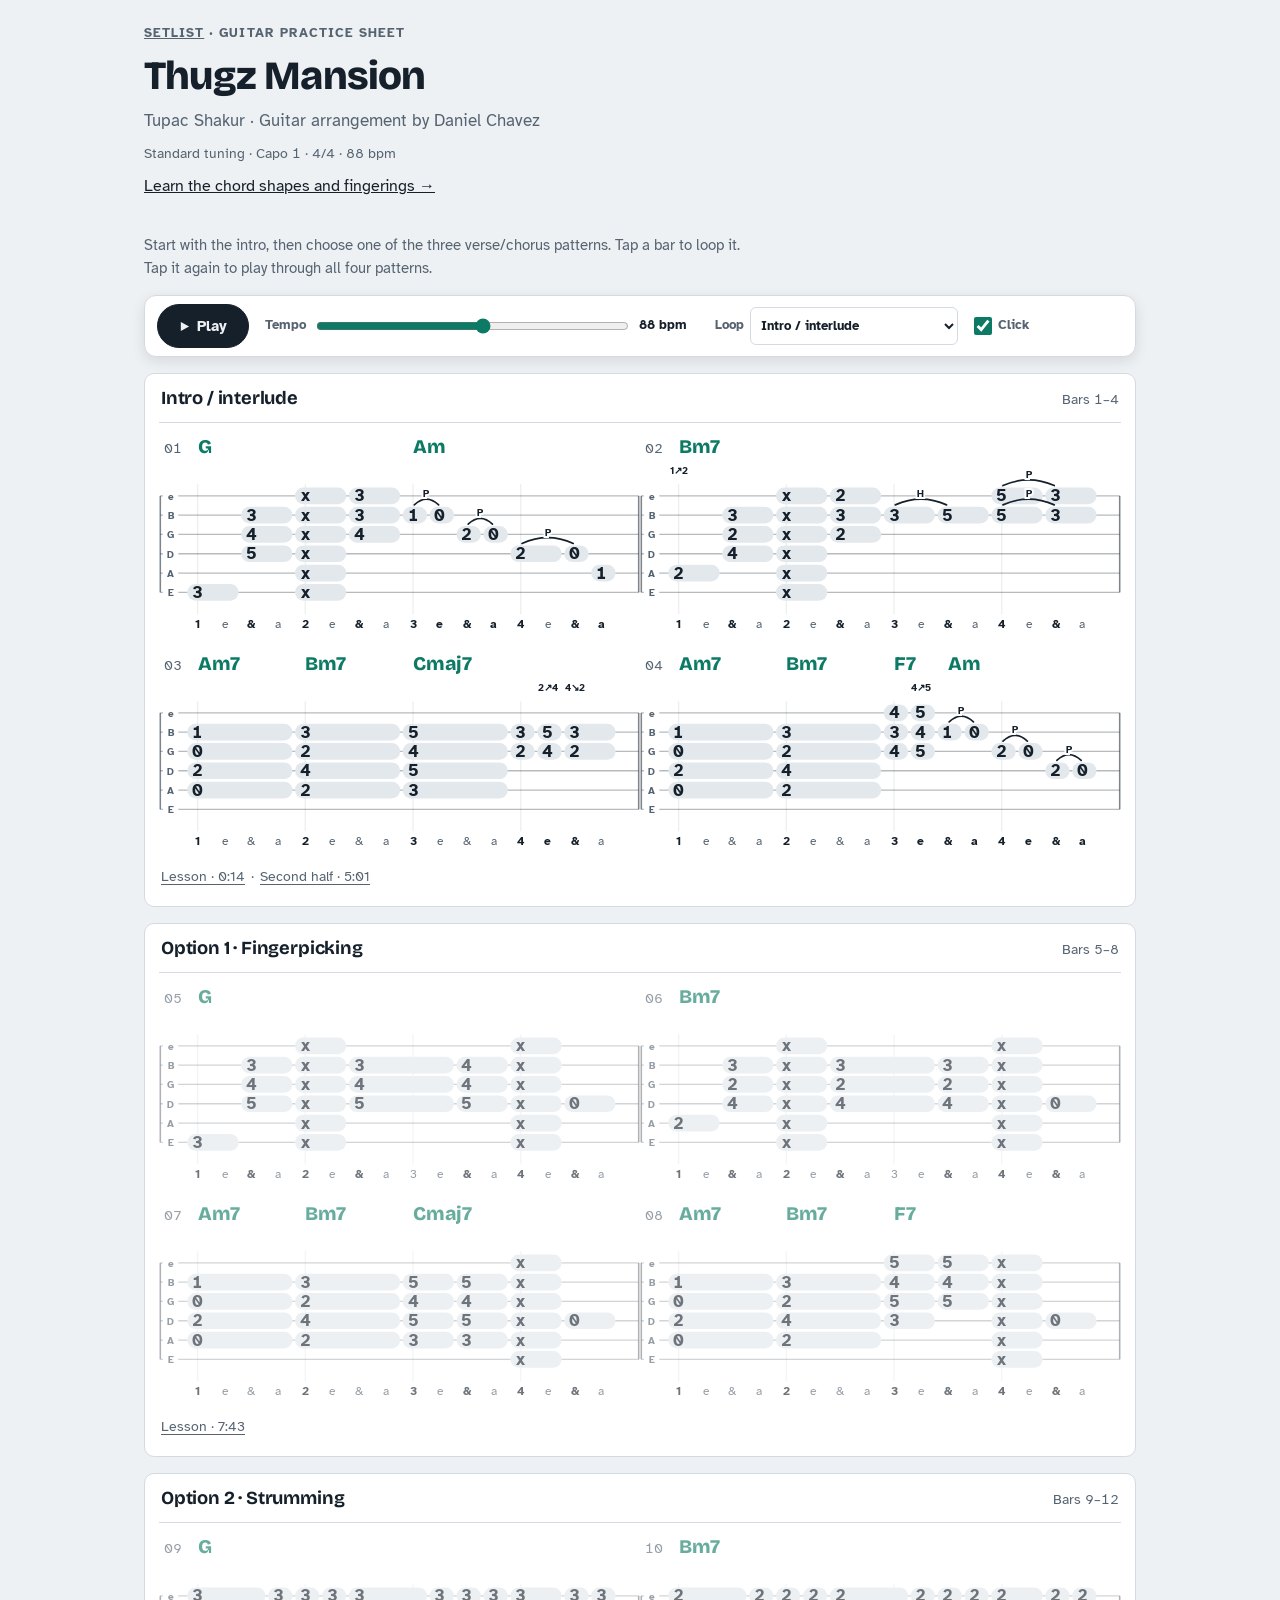
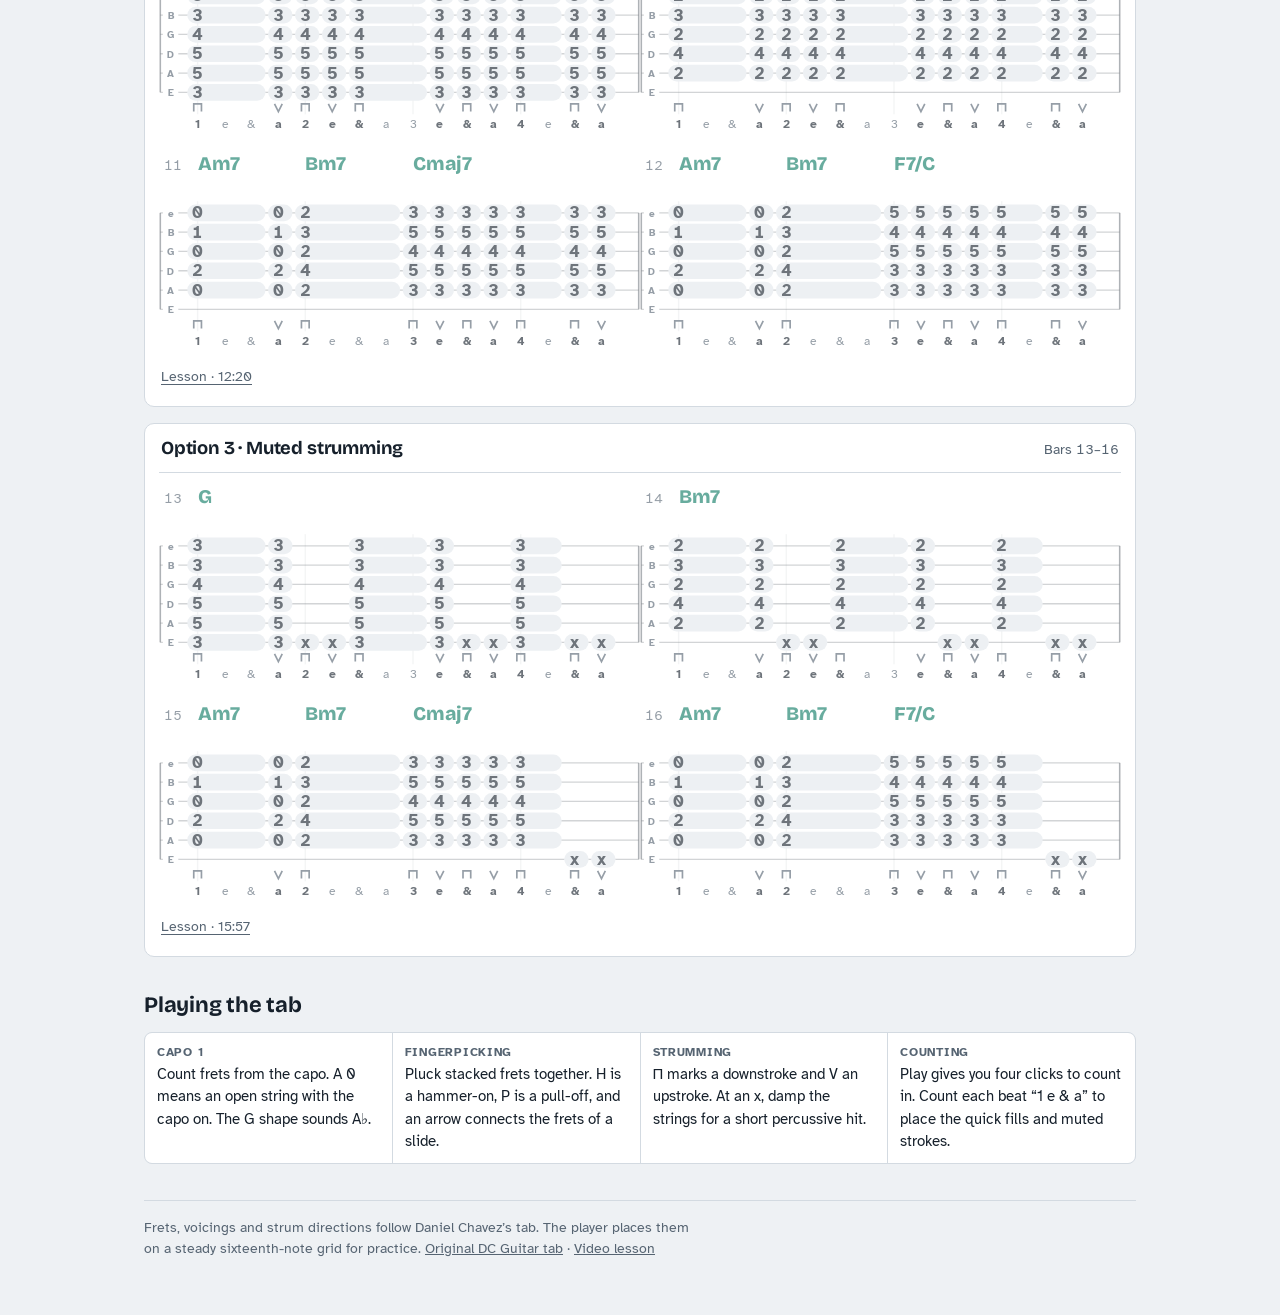
<file: thugz-mansion/index.html>
<!DOCTYPE html>
<html lang="en">
<head>
<meta charset="utf-8">
<meta name="viewport" content="width=device-width, initial-scale=1">
<title>Thugz Mansion · Interactive guitar tab</title>
<link rel="preconnect" href="https://fonts.googleapis.com">
<link rel="preconnect" href="https://fonts.gstatic.com" crossorigin>
<link href="https://fonts.googleapis.com/css2?family=Atkinson+Hyperlegible:wght@400;700&amp;family=Bricolage+Grotesque:opsz,wght@12..96,600..800&amp;display=swap" rel="stylesheet">
<style>
:root {
  --bg: #eef1f4;
  --surface: #ffffff;
  --ink: #16202b;
  --muted: #566472;
  --line: #d3dae1;
  --open: #0c7a64;
  --on-dot: #ffffff;
  --pill: #e3e8ed;
  --wash: rgb(12 122 100 / .07);
  --font-display: "Bricolage Grotesque", "Avenir Next", "Segoe UI", sans-serif;
  --font-body: "Atkinson Hyperlegible", "Helvetica Neue", Arial, sans-serif;
}
@media (prefers-color-scheme: dark) {
  :root:not([data-theme="light"]) {
    color-scheme: dark;
    --bg: #10161d; --surface: #19212b; --ink: #e9eef3; --muted: #9aa8b6; --line: #2d3946;
    --open: #5ad0b3; --on-dot: #10161d; --pill: #2b3643; --wash: rgb(90 208 179 / .09);
  }
}
:root[data-theme="dark"] {
  color-scheme: dark;
  --bg: #10161d; --surface: #19212b; --ink: #e9eef3; --muted: #9aa8b6; --line: #2d3946;
  --open: #5ad0b3; --on-dot: #10161d; --pill: #2b3643; --wash: rgb(90 208 179 / .09);
}

* { box-sizing: border-box; }
html { -webkit-text-size-adjust: 100%; }
body { margin: 0; background: var(--bg); color: var(--ink); font: 400 16px/1.5 var(--font-body); }
main { max-width: 1024px; margin: 0 auto; padding: 24px 16px 56px; display: grid; gap: 36px; }
h1, h2 { font-family: var(--font-display); text-wrap: balance; margin: 0; line-height: 1.1; }
h1 { font-size: clamp(1.75rem, 7vw, 2.5rem); font-weight: 800; letter-spacing: -0.02em; }
h2 { font-size: 1.375rem; font-weight: 700; letter-spacing: -0.01em; }
p { margin: 0; max-width: 62ch; }
a { color: inherit; }
:is(a, button, input, select, summary):focus-visible { outline: 3px solid var(--open); outline-offset: 2px; border-radius: 4px; }
section { display: grid; gap: 14px; }
header.top { display: grid; gap: 10px; }
.eyebrow { font-size: .8125rem; letter-spacing: .08em; text-transform: uppercase; color: var(--muted); font-weight: 700; }
.lede { font-size: 1.0625rem; color: var(--muted); }
.note { font-size: .9375rem; color: var(--muted); }
.sr { position: absolute; width: 1px; height: 1px; overflow: hidden; clip-path: inset(50%); white-space: nowrap; }

.passage { display: block; min-width: 0; padding: 14px; background: var(--surface); border: 1px solid var(--line); border-radius: 10px; }
.passage-head { display: flex; align-items: baseline; justify-content: space-between; gap: 12px; padding: 0 2px 12px; margin-bottom: 6px; border-bottom: 1px solid var(--line); }
.passage-head h2 { font-size: 1.15rem; }
.passage-head span, .meta { color: var(--muted); font-size: .875rem; font-variant-numeric: tabular-nums; }
.tab { display: grid; grid-template-columns: repeat(3, minmax(0, 1fr)); row-gap: 10px; }
.bar { position: relative; display: block; width: 100%; margin: 0; padding: 0; border: 0; border-radius: 6px; background: none; color: inherit; font: inherit; cursor: pointer; -webkit-tap-highlight-color: transparent; transition: opacity .15s; }
.bar svg { display: block; width: 100%; height: auto; }
.bar.out { opacity: .62; }          /* outside the part being looped */
.bar.now, .bar[aria-pressed="true"], .bar:hover { background: var(--wash); }
.bar[aria-pressed="true"] { box-shadow: inset 0 0 0 1.5px var(--open); }
svg text { font-family: var(--font-body); }
.sl { stroke: var(--ink); stroke-width: 1; opacity: .3; }
.bl { stroke: var(--ink); stroke-width: 1.2; opacity: .55; }
.guide { stroke: var(--ink); stroke-width: 1; opacity: .07; }
.bn { fill: var(--muted); font-size: 11px; font-variant-numeric: tabular-nums; }
.ch { fill: var(--open); font-family: var(--font-display); font-size: 15px; font-weight: 800; }
.pill { fill: var(--pill); }
.fr { fill: var(--ink); font-size: 13px; font-weight: 700; text-anchor: middle; font-variant-numeric: tabular-nums; }
.step.on .pill { fill: var(--open); }
.step.on .fr { fill: var(--on-dot); }
.slur { fill: none; stroke: var(--ink); stroke-width: 1.3; stroke-linecap: round; }
.tech { fill: var(--ink); font-size: 8px; font-weight: 700; text-anchor: middle; paint-order: stroke; stroke: var(--surface); stroke-width: 3px; }
.cnt { fill: var(--muted); font-size: 9.5px; text-anchor: middle; }
.cnt.hit { fill: var(--ink); font-weight: 700; opacity: 1; }
.cursor { stroke: var(--open); stroke-width: 2; stroke-linecap: round; opacity: 0; }
.bar.now .cursor { opacity: .9; }
.slab rect { fill: var(--surface); }
.slab text { fill: var(--muted); font-size: 8px; font-weight: 700; text-anchor: middle; }
.pick { stroke: var(--muted); stroke-width: 1.3; fill: none; }
.rest-tail { fill: var(--surface); stroke: var(--line); stroke-dasharray: 3 2; }
.rest-label { fill: var(--muted); font-size: 8.5px; text-anchor: middle; }
.step.on .rest-tail { stroke: var(--open); }
.step.on .rest-label { fill: var(--open); }

.practice { display: grid; gap: 16px; }
.controls { position: sticky; top: 6px; z-index: 2; display: flex; flex-wrap: wrap; align-items: center; gap: 8px 16px; padding: 8px 12px; background: var(--surface); border: 1px solid var(--line); border-radius: 12px; box-shadow: 0 4px 14px rgb(0 0 0 / .10); }
.pbtn { flex: none; display: inline-flex; align-items: center; justify-content: center; gap: 7px; min-width: 44px; min-height: 40px; padding: 0 13px; border: 1px solid var(--line); border-radius: 99px; background: transparent; color: var(--ink); font: 700 .8125rem/1 var(--font-body); font-variant-numeric: tabular-nums; cursor: pointer; -webkit-tap-highlight-color: transparent; }
.pbtn[aria-pressed="true"] { background: var(--ink); border-color: var(--ink); color: var(--bg); }
.go { min-width: 92px; min-height: 44px; background: var(--ink); border-color: var(--ink); color: var(--bg); font-size: .9375rem; }
.ico { width: 11px; height: 11px; fill: currentColor; flex: none; }
.go .ico-stop, .go[aria-pressed="true"] .ico-play { display: none; }
.go[aria-pressed="true"] .ico-stop { display: block; }
.tempo { flex: 1 1 190px; display: flex; align-items: center; gap: 8px; min-height: 40px; font-size: .8125rem; font-weight: 700; color: var(--muted); }
.tempo input { flex: 1 1 0; min-width: 0; accent-color: var(--open); }
.tempo output { min-width: 4.6em; color: var(--ink); font-variant-numeric: tabular-nums; }
.range { display: inline-flex; align-items: center; gap: 6px; color: var(--muted); font-size: .8125rem; font-weight: 700; }
.range select { min-height: 38px; max-width: 100%; border: 1px solid var(--line); border-radius: 6px; padding: 0 6px; background: var(--surface); color: var(--ink); font: inherit; }
.position { color: var(--muted); min-width: 6em; font-size: .8125rem; font-variant-numeric: tabular-nums; text-align: right; }
details { color: var(--muted); font-size: .9375rem; }
summary { color: var(--ink); font-weight: 700; cursor: pointer; width: fit-content; }
details[open] summary { margin-bottom: 10px; }
.click { display: inline-flex; align-items: center; gap: 6px; min-height: 40px; font-size: .8125rem; font-weight: 700; color: var(--muted); cursor: pointer; }
.click input { width: 18px; height: 18px; margin: 0; accent-color: var(--open); }

.facts { display: grid; grid-template-columns: repeat(auto-fit, minmax(150px, 1fr)); gap: 1px; margin: 0; background: var(--line); border: 1px solid var(--line); border-radius: 8px; overflow: hidden; }
.facts div { background: var(--surface); padding: 10px 12px; }
.facts dt { font-size: .75rem; letter-spacing: .06em; text-transform: uppercase; color: var(--muted); font-weight: 700; }
.facts dd { margin: 2px 0 0; font-size: .9375rem; }
.bars { list-style: none; margin: 0; padding: 0; display: grid; gap: 0; border-top: 1px solid var(--line); max-width: 68ch; }
.bars li { display: grid; grid-template-columns: 2.6em 3em 1fr; gap: 8px; align-items: baseline; padding: 10px 0; border-bottom: 1px solid var(--line); font-size: .9375rem; }
.bars .n { color: var(--muted); font-variant-numeric: tabular-nums; }
.bars .c { font: 800 1.0625rem/1.2 var(--font-display); color: var(--open); }
.linkrow { display: flex; flex-wrap: wrap; gap: 8px; }
.watch { display: inline-flex; align-items: center; gap: 7px; min-height: 40px; padding: 6px 14px 6px 12px; border-radius: 99px; background: var(--ink); color: var(--bg); text-decoration: none; font-size: .875rem; }
.watch b { font-variant-numeric: tabular-nums; }
.source { font-size: .875rem; color: var(--muted); border-top: 1px solid var(--line); padding-top: 16px; display: grid; gap: 8px; }
@media (max-width: 820px) {
  .tab { grid-template-columns: repeat(2, minmax(0, 1fr)); }
  .position { min-width: 0; }
}
@media (max-width: 580px) {
  main { padding: 18px 12px 38px; gap: 22px; }
  .tab { grid-template-columns: 1fr; }
  .controls { display: grid; grid-template-columns: auto minmax(0, 1fr) auto; gap: 4px 8px; }
  .tempo { grid-column: span 2; }
  .range { grid-column: span 2; justify-self: start; }
  .position { display: none; }
  .passage { padding: 11px; }
}
@media print {
  body { background: #fff; }
  .controls, .linkrow, .hint { display: none; }
  .bar.out { opacity: 1; }
  .tab { grid-template-columns: repeat(3, minmax(0, 1fr)); }
  .bar { break-inside: avoid; }
  .passage-head { break-after: avoid; }
}

.tab { grid-template-columns: repeat(2, minmax(0, 1fr)); }
.passage-head span { white-space: nowrap; }
.lesson { margin-top: 8px; color: var(--muted); font-size: .875rem; }
.lesson a { display: inline-block; padding: 5px 2px; text-underline-offset: .2em; }
@media (max-width: 680px) { .tab { grid-template-columns: 1fr; } }
@media print { .lesson { display: none; } }
</style>
</head>
<body>
<main>
<header class="top">
  <p class="eyebrow"><a href="../index.html">Setlist</a> &middot; Guitar practice sheet</p>
  <h1>Thugz Mansion</h1>
  <p class="lede">Tupac Shakur &middot; Guitar arrangement by Daniel Chavez</p>
  <p class="meta">Standard tuning &middot; Capo 1 &middot; 4/4 &middot; 88 bpm</p>
  <p><a href="chords.html">Learn the chord shapes and fingerings →</a></p>
</header>
<div class="practice" role="region" aria-label="Interactive tablature">
  <p class="note hint">Start with the intro, then choose one of the three verse/chorus patterns. Tap a bar to loop it. Tap it again to play through all four patterns.</p>
  <div class="controls" role="group" aria-label="Play the tab">
    <button type="button" class="pbtn go" id="go" aria-pressed="false"><svg class="ico ico-play" viewBox="0 0 12 12" aria-hidden="true"><path d="M2 1l9 5-9 5z"/></svg><svg class="ico ico-stop" viewBox="0 0 12 12" aria-hidden="true"><rect x="1.5" y="1.5" width="9" height="9" rx="1.5"/></svg><span id="go-text">Play</span></button>
    <label class="tempo"><span>Tempo</span><input type="range" id="tempo" min="40" max="130" step="1" value="88"><output id="tempo-out" for="tempo">88 bpm</output></label>
    <label class="range">Loop <select id="loop"><option value="1-16">All four patterns</option><option value="1-4" data-anchor="section-1" selected>Intro / interlude</option><option value="5-8" data-anchor="section-5">Option 1 · Fingerpicking</option><option value="9-12" data-anchor="section-9">Option 2 · Strumming</option><option value="13-16" data-anchor="section-13">Option 3 · Muted strumming</option></select></label>
    <label class="click"><input type="checkbox" id="click" checked>Click</label>
    <span class="position" id="position"></span>
  </div>
  <section class="passage" aria-labelledby="section-1">
  <div class="passage-head"><h2 id="section-1">Intro / interlude</h2><span>Bars 1–4</span></div>
  <div class="tab"><button type="button" class="bar" data-bar="0" aria-pressed="false" aria-label="Loop bar 1" aria-describedby="bar-words-0"><svg viewBox="0 0 374 161" aria-hidden="true" focusable="false"><line class="guide" x1="30" y1="43" x2="30" y2="144"/><line class="guide" x1="113.75" y1="43" x2="113.75" y2="144"/><line class="guide" x1="197.5" y1="43" x2="197.5" y2="144"/><line class="guide" x1="281.25" y1="43" x2="281.25" y2="144"/><line class="sl" x1="1" y1="52" x2="373" y2="52"/><g class="slab"><rect x="3" y="47" width="12" height="10"/><text x="9" y="55">e</text></g><line class="sl" x1="1" y1="67" x2="373" y2="67"/><g class="slab"><rect x="3" y="62" width="12" height="10"/><text x="9" y="70">B</text></g><line class="sl" x1="1" y1="82" x2="373" y2="82"/><g class="slab"><rect x="3" y="77" width="12" height="10"/><text x="9" y="85">G</text></g><line class="sl" x1="1" y1="97" x2="373" y2="97"/><g class="slab"><rect x="3" y="92" width="12" height="10"/><text x="9" y="100">D</text></g><line class="sl" x1="1" y1="112" x2="373" y2="112"/><g class="slab"><rect x="3" y="107" width="12" height="10"/><text x="9" y="115">A</text></g><line class="sl" x1="1" y1="127" x2="373" y2="127"/><g class="slab"><rect x="3" y="122" width="12" height="10"/><text x="9" y="130">E</text></g><line class="bl" x1="1" y1="52" x2="1" y2="127"/><line class="bl" x1="373" y1="52" x2="373" y2="127"/><text class="bn" x="4" y="19">01</text><text class="ch" x="30" y="19">G</text><text class="ch" x="197.5" y="19">Am</text><g class="step" data-step="0"><rect class="pill" x="22" y="120.5" width="39.88" height="13" rx="6.5"/><text class="fr" x="30" y="131.3">3</text></g><g class="step" data-step="1"><rect class="pill" x="63.88" y="90.5" width="39.87" height="13" rx="6.5"/><text class="fr" x="71.88" y="101.3">5</text><rect class="pill" x="63.88" y="75.5" width="39.87" height="13" rx="6.5"/><text class="fr" x="71.88" y="86.3">4</text><rect class="pill" x="63.88" y="60.5" width="39.87" height="13" rx="6.5"/><text class="fr" x="71.88" y="71.3">3</text></g><g class="step" data-step="2"><rect class="pill" x="105.75" y="120.5" width="39.87" height="13" rx="6.5"/><text class="fr" x="113.75" y="131.3">x</text><rect class="pill" x="105.75" y="105.5" width="39.87" height="13" rx="6.5"/><text class="fr" x="113.75" y="116.3">x</text><rect class="pill" x="105.75" y="90.5" width="39.87" height="13" rx="6.5"/><text class="fr" x="113.75" y="101.3">x</text><rect class="pill" x="105.75" y="75.5" width="39.87" height="13" rx="6.5"/><text class="fr" x="113.75" y="86.3">x</text><rect class="pill" x="105.75" y="60.5" width="39.87" height="13" rx="6.5"/><text class="fr" x="113.75" y="71.3">x</text><rect class="pill" x="105.75" y="45.5" width="39.87" height="13" rx="6.5"/><text class="fr" x="113.75" y="56.3">x</text></g><g class="step" data-step="3"><rect class="pill" x="147.62" y="75.5" width="39.88" height="13" rx="6.5"/><text class="fr" x="155.62" y="86.3">4</text><rect class="pill" x="147.62" y="60.5" width="39.88" height="13" rx="6.5"/><text class="fr" x="155.62" y="71.3">3</text><rect class="pill" x="147.62" y="45.5" width="39.88" height="13" rx="6.5"/><text class="fr" x="155.62" y="56.3">3</text></g><g class="step" data-step="4"><rect class="pill" x="189.5" y="60.5" width="18.94" height="13" rx="6.5"/><text class="fr" x="197.5" y="71.3">1</text></g><g class="step" data-step="5"><rect class="pill" x="210.44" y="60.5" width="18.94" height="13" rx="6.5"/><text class="fr" x="218.44" y="71.3">0</text><path class="slur" d="M198.5 59 Q207.97 50 217.44 59"/><text class="tech" x="207.97" y="53">P</text></g><g class="step" data-step="6"><rect class="pill" x="231.38" y="75.5" width="18.93" height="13" rx="6.5"/><text class="fr" x="239.38" y="86.3">2</text></g><g class="step" data-step="7"><rect class="pill" x="252.31" y="75.5" width="18.94" height="13" rx="6.5"/><text class="fr" x="260.31" y="86.3">0</text><path class="slur" d="M240.38 74 Q249.84 65 259.31 74"/><text class="tech" x="249.84" y="68">P</text></g><g class="step" data-step="8"><rect class="pill" x="273.25" y="90.5" width="39.87" height="13" rx="6.5"/><text class="fr" x="281.25" y="101.3">2</text></g><g class="step" data-step="9"><rect class="pill" x="315.12" y="90.5" width="18.94" height="13" rx="6.5"/><text class="fr" x="323.12" y="101.3">0</text><path class="slur" d="M282.25 89 Q302.19 80 322.12 89"/><text class="tech" x="302.19" y="83">P</text></g><g class="step" data-step="10"><rect class="pill" x="336.06" y="105.5" width="18.94" height="13" rx="6.5"/><text class="fr" x="344.06" y="116.3">1</text></g><text class="cnt hit" x="30" y="155">1</text><text class="cnt" x="50.94" y="155">e</text><text class="cnt hit" x="71.88" y="155">&amp;</text><text class="cnt" x="92.81" y="155">a</text><text class="cnt hit" x="113.75" y="155">2</text><text class="cnt" x="134.69" y="155">e</text><text class="cnt hit" x="155.62" y="155">&amp;</text><text class="cnt" x="176.56" y="155">a</text><text class="cnt hit" x="197.5" y="155">3</text><text class="cnt hit" x="218.44" y="155">e</text><text class="cnt hit" x="239.38" y="155">&amp;</text><text class="cnt hit" x="260.31" y="155">a</text><text class="cnt hit" x="281.25" y="155">4</text><text class="cnt" x="302.19" y="155">e</text><text class="cnt hit" x="323.12" y="155">&amp;</text><text class="cnt hit" x="344.06" y="155">a</text><line class="cursor" x1="30" y1="42" x2="30" y2="132"/></svg><span class="sr" id="bar-words-0">Bar 1. G. Am on beat 3. Beat 1, low E string fret 3. The and of 1, D string fret 5 with G string fret 4 with B string fret 3. Beat 2, low E string muted with A string muted with D string muted with G string muted with B string muted with high E string muted, muted stroke. The and of 2, G string fret 4 with B string fret 3 with high E string fret 3. Beat 3, B string fret 1. The e of beat 3, B string open, pull off. The and of 3, G string fret 2. The a of beat 3, G string open, pull off. Beat 4, D string fret 2. The and of 4, D string open, pull off. The a of beat 4, A string fret 1.</span></button><button type="button" class="bar" data-bar="1" aria-pressed="false" aria-label="Loop bar 2" aria-describedby="bar-words-1"><svg viewBox="0 0 374 161" aria-hidden="true" focusable="false"><line class="guide" x1="30" y1="43" x2="30" y2="144"/><line class="guide" x1="113.75" y1="43" x2="113.75" y2="144"/><line class="guide" x1="197.5" y1="43" x2="197.5" y2="144"/><line class="guide" x1="281.25" y1="43" x2="281.25" y2="144"/><line class="sl" x1="1" y1="52" x2="373" y2="52"/><g class="slab"><rect x="3" y="47" width="12" height="10"/><text x="9" y="55">e</text></g><line class="sl" x1="1" y1="67" x2="373" y2="67"/><g class="slab"><rect x="3" y="62" width="12" height="10"/><text x="9" y="70">B</text></g><line class="sl" x1="1" y1="82" x2="373" y2="82"/><g class="slab"><rect x="3" y="77" width="12" height="10"/><text x="9" y="85">G</text></g><line class="sl" x1="1" y1="97" x2="373" y2="97"/><g class="slab"><rect x="3" y="92" width="12" height="10"/><text x="9" y="100">D</text></g><line class="sl" x1="1" y1="112" x2="373" y2="112"/><g class="slab"><rect x="3" y="107" width="12" height="10"/><text x="9" y="115">A</text></g><line class="sl" x1="1" y1="127" x2="373" y2="127"/><g class="slab"><rect x="3" y="122" width="12" height="10"/><text x="9" y="130">E</text></g><line class="bl" x1="1" y1="52" x2="1" y2="127"/><line class="bl" x1="373" y1="52" x2="373" y2="127"/><text class="bn" x="4" y="19">02</text><text class="ch" x="30" y="19">Bm7</text><g class="step" data-step="0"><rect class="pill" x="22" y="105.5" width="39.88" height="13" rx="6.5"/><text class="fr" x="30" y="116.3">2</text><text class="tech" x="30" y="35">1↗2</text></g><g class="step" data-step="1"><rect class="pill" x="63.88" y="90.5" width="39.87" height="13" rx="6.5"/><text class="fr" x="71.88" y="101.3">4</text><rect class="pill" x="63.88" y="75.5" width="39.87" height="13" rx="6.5"/><text class="fr" x="71.88" y="86.3">2</text><rect class="pill" x="63.88" y="60.5" width="39.87" height="13" rx="6.5"/><text class="fr" x="71.88" y="71.3">3</text></g><g class="step" data-step="2"><rect class="pill" x="105.75" y="120.5" width="39.87" height="13" rx="6.5"/><text class="fr" x="113.75" y="131.3">x</text><rect class="pill" x="105.75" y="105.5" width="39.87" height="13" rx="6.5"/><text class="fr" x="113.75" y="116.3">x</text><rect class="pill" x="105.75" y="90.5" width="39.87" height="13" rx="6.5"/><text class="fr" x="113.75" y="101.3">x</text><rect class="pill" x="105.75" y="75.5" width="39.87" height="13" rx="6.5"/><text class="fr" x="113.75" y="86.3">x</text><rect class="pill" x="105.75" y="60.5" width="39.87" height="13" rx="6.5"/><text class="fr" x="113.75" y="71.3">x</text><rect class="pill" x="105.75" y="45.5" width="39.87" height="13" rx="6.5"/><text class="fr" x="113.75" y="56.3">x</text></g><g class="step" data-step="3"><rect class="pill" x="147.62" y="75.5" width="39.88" height="13" rx="6.5"/><text class="fr" x="155.62" y="86.3">2</text><rect class="pill" x="147.62" y="60.5" width="39.88" height="13" rx="6.5"/><text class="fr" x="155.62" y="71.3">3</text><rect class="pill" x="147.62" y="45.5" width="39.88" height="13" rx="6.5"/><text class="fr" x="155.62" y="56.3">2</text></g><g class="step" data-step="4"><rect class="pill" x="189.5" y="60.5" width="39.88" height="13" rx="6.5"/><text class="fr" x="197.5" y="71.3">3</text></g><g class="step" data-step="5"><rect class="pill" x="231.38" y="60.5" width="39.87" height="13" rx="6.5"/><text class="fr" x="239.38" y="71.3">5</text><path class="slur" d="M198.5 59 Q218.44 50 238.38 59"/><text class="tech" x="218.44" y="53">H</text></g><g class="step" data-step="6"><rect class="pill" x="273.25" y="60.5" width="39.87" height="13" rx="6.5"/><text class="fr" x="281.25" y="71.3">5</text><rect class="pill" x="273.25" y="45.5" width="39.87" height="13" rx="6.5"/><text class="fr" x="281.25" y="56.3">5</text></g><g class="step" data-step="7"><rect class="pill" x="315.12" y="60.5" width="39.88" height="13" rx="6.5"/><text class="fr" x="323.12" y="71.3">3</text><rect class="pill" x="315.12" y="45.5" width="39.88" height="13" rx="6.5"/><text class="fr" x="323.12" y="56.3">3</text><path class="slur" d="M282.25 59 Q302.19 50 322.12 59"/><text class="tech" x="302.19" y="53">P</text><path class="slur" d="M282.25 44 Q302.19 35 322.12 44"/><text class="tech" x="302.19" y="38">P</text></g><text class="cnt hit" x="30" y="155">1</text><text class="cnt" x="50.94" y="155">e</text><text class="cnt hit" x="71.88" y="155">&amp;</text><text class="cnt" x="92.81" y="155">a</text><text class="cnt hit" x="113.75" y="155">2</text><text class="cnt" x="134.69" y="155">e</text><text class="cnt hit" x="155.62" y="155">&amp;</text><text class="cnt" x="176.56" y="155">a</text><text class="cnt hit" x="197.5" y="155">3</text><text class="cnt" x="218.44" y="155">e</text><text class="cnt hit" x="239.38" y="155">&amp;</text><text class="cnt" x="260.31" y="155">a</text><text class="cnt hit" x="281.25" y="155">4</text><text class="cnt" x="302.19" y="155">e</text><text class="cnt hit" x="323.12" y="155">&amp;</text><text class="cnt" x="344.06" y="155">a</text><line class="cursor" x1="30" y1="42" x2="30" y2="132"/></svg><span class="sr" id="bar-words-1">Bar 2. Bm7. Beat 1, A string fret 2, slide from the previous fret. The and of 1, D string fret 4 with G string fret 2 with B string fret 3. Beat 2, low E string muted with A string muted with D string muted with G string muted with B string muted with high E string muted, muted stroke. The and of 2, G string fret 2 with B string fret 3 with high E string fret 2. Beat 3, B string fret 3. The and of 3, B string fret 5, hammer on. Beat 4, B string fret 5 with high E string fret 5. The and of 4, B string fret 3 with high E string fret 3, pull off.</span></button><button type="button" class="bar" data-bar="2" aria-pressed="false" aria-label="Loop bar 3" aria-describedby="bar-words-2"><svg viewBox="0 0 374 161" aria-hidden="true" focusable="false"><line class="guide" x1="30" y1="43" x2="30" y2="144"/><line class="guide" x1="113.75" y1="43" x2="113.75" y2="144"/><line class="guide" x1="197.5" y1="43" x2="197.5" y2="144"/><line class="guide" x1="281.25" y1="43" x2="281.25" y2="144"/><line class="sl" x1="1" y1="52" x2="373" y2="52"/><g class="slab"><rect x="3" y="47" width="12" height="10"/><text x="9" y="55">e</text></g><line class="sl" x1="1" y1="67" x2="373" y2="67"/><g class="slab"><rect x="3" y="62" width="12" height="10"/><text x="9" y="70">B</text></g><line class="sl" x1="1" y1="82" x2="373" y2="82"/><g class="slab"><rect x="3" y="77" width="12" height="10"/><text x="9" y="85">G</text></g><line class="sl" x1="1" y1="97" x2="373" y2="97"/><g class="slab"><rect x="3" y="92" width="12" height="10"/><text x="9" y="100">D</text></g><line class="sl" x1="1" y1="112" x2="373" y2="112"/><g class="slab"><rect x="3" y="107" width="12" height="10"/><text x="9" y="115">A</text></g><line class="sl" x1="1" y1="127" x2="373" y2="127"/><g class="slab"><rect x="3" y="122" width="12" height="10"/><text x="9" y="130">E</text></g><line class="bl" x1="1" y1="52" x2="1" y2="127"/><line class="bl" x1="373" y1="52" x2="373" y2="127"/><text class="bn" x="4" y="19">03</text><text class="ch" x="30" y="19">Am7</text><text class="ch" x="113.75" y="19">Bm7</text><text class="ch" x="197.5" y="19">Cmaj7</text><g class="step" data-step="0"><rect class="pill" x="22" y="105.5" width="81.75" height="13" rx="6.5"/><text class="fr" x="30" y="116.3">0</text><rect class="pill" x="22" y="90.5" width="81.75" height="13" rx="6.5"/><text class="fr" x="30" y="101.3">2</text><rect class="pill" x="22" y="75.5" width="81.75" height="13" rx="6.5"/><text class="fr" x="30" y="86.3">0</text><rect class="pill" x="22" y="60.5" width="81.75" height="13" rx="6.5"/><text class="fr" x="30" y="71.3">1</text></g><g class="step" data-step="1"><rect class="pill" x="105.75" y="105.5" width="81.75" height="13" rx="6.5"/><text class="fr" x="113.75" y="116.3">2</text><rect class="pill" x="105.75" y="90.5" width="81.75" height="13" rx="6.5"/><text class="fr" x="113.75" y="101.3">4</text><rect class="pill" x="105.75" y="75.5" width="81.75" height="13" rx="6.5"/><text class="fr" x="113.75" y="86.3">2</text><rect class="pill" x="105.75" y="60.5" width="81.75" height="13" rx="6.5"/><text class="fr" x="113.75" y="71.3">3</text></g><g class="step" data-step="2"><rect class="pill" x="189.5" y="105.5" width="81.75" height="13" rx="6.5"/><text class="fr" x="197.5" y="116.3">3</text><rect class="pill" x="189.5" y="90.5" width="81.75" height="13" rx="6.5"/><text class="fr" x="197.5" y="101.3">5</text><rect class="pill" x="189.5" y="75.5" width="81.75" height="13" rx="6.5"/><text class="fr" x="197.5" y="86.3">4</text><rect class="pill" x="189.5" y="60.5" width="81.75" height="13" rx="6.5"/><text class="fr" x="197.5" y="71.3">5</text></g><g class="step" data-step="3"><rect class="pill" x="273.25" y="75.5" width="18.94" height="13" rx="6.5"/><text class="fr" x="281.25" y="86.3">2</text><rect class="pill" x="273.25" y="60.5" width="18.94" height="13" rx="6.5"/><text class="fr" x="281.25" y="71.3">3</text></g><g class="step" data-step="4"><rect class="pill" x="294.19" y="75.5" width="18.93" height="13" rx="6.5"/><text class="fr" x="302.19" y="86.3">4</text><rect class="pill" x="294.19" y="60.5" width="18.93" height="13" rx="6.5"/><text class="fr" x="302.19" y="71.3">5</text><text class="tech" x="302.19" y="35">2↗4</text></g><g class="step" data-step="5"><rect class="pill" x="315.12" y="75.5" width="39.88" height="13" rx="6.5"/><text class="fr" x="323.12" y="86.3">2</text><rect class="pill" x="315.12" y="60.5" width="39.88" height="13" rx="6.5"/><text class="fr" x="323.12" y="71.3">3</text><text class="tech" x="323.12" y="35">4↘2</text></g><text class="cnt hit" x="30" y="155">1</text><text class="cnt" x="50.94" y="155">e</text><text class="cnt" x="71.88" y="155">&amp;</text><text class="cnt" x="92.81" y="155">a</text><text class="cnt hit" x="113.75" y="155">2</text><text class="cnt" x="134.69" y="155">e</text><text class="cnt" x="155.62" y="155">&amp;</text><text class="cnt" x="176.56" y="155">a</text><text class="cnt hit" x="197.5" y="155">3</text><text class="cnt" x="218.44" y="155">e</text><text class="cnt" x="239.38" y="155">&amp;</text><text class="cnt" x="260.31" y="155">a</text><text class="cnt hit" x="281.25" y="155">4</text><text class="cnt hit" x="302.19" y="155">e</text><text class="cnt hit" x="323.12" y="155">&amp;</text><text class="cnt" x="344.06" y="155">a</text><line class="cursor" x1="30" y1="42" x2="30" y2="132"/></svg><span class="sr" id="bar-words-2">Bar 3. Am7. Bm7 on beat 2. Cmaj7 on beat 3. Beat 1, A string open with D string fret 2 with G string open with B string fret 1. Beat 2, A string fret 2 with D string fret 4 with G string fret 2 with B string fret 3. Beat 3, A string fret 3 with D string fret 5 with G string fret 4 with B string fret 5. Beat 4, G string fret 2 with B string fret 3. The e of beat 4, G string fret 4 with B string fret 5, slide from the previous fret. The and of 4, G string fret 2 with B string fret 3, slide from the previous fret.</span></button><button type="button" class="bar" data-bar="3" aria-pressed="false" aria-label="Loop bar 4" aria-describedby="bar-words-3"><svg viewBox="0 0 374 161" aria-hidden="true" focusable="false"><line class="guide" x1="30" y1="43" x2="30" y2="144"/><line class="guide" x1="113.75" y1="43" x2="113.75" y2="144"/><line class="guide" x1="197.5" y1="43" x2="197.5" y2="144"/><line class="guide" x1="281.25" y1="43" x2="281.25" y2="144"/><line class="sl" x1="1" y1="52" x2="373" y2="52"/><g class="slab"><rect x="3" y="47" width="12" height="10"/><text x="9" y="55">e</text></g><line class="sl" x1="1" y1="67" x2="373" y2="67"/><g class="slab"><rect x="3" y="62" width="12" height="10"/><text x="9" y="70">B</text></g><line class="sl" x1="1" y1="82" x2="373" y2="82"/><g class="slab"><rect x="3" y="77" width="12" height="10"/><text x="9" y="85">G</text></g><line class="sl" x1="1" y1="97" x2="373" y2="97"/><g class="slab"><rect x="3" y="92" width="12" height="10"/><text x="9" y="100">D</text></g><line class="sl" x1="1" y1="112" x2="373" y2="112"/><g class="slab"><rect x="3" y="107" width="12" height="10"/><text x="9" y="115">A</text></g><line class="sl" x1="1" y1="127" x2="373" y2="127"/><g class="slab"><rect x="3" y="122" width="12" height="10"/><text x="9" y="130">E</text></g><line class="bl" x1="1" y1="52" x2="1" y2="127"/><line class="bl" x1="373" y1="52" x2="373" y2="127"/><text class="bn" x="4" y="19">04</text><text class="ch" x="30" y="19">Am7</text><text class="ch" x="113.75" y="19">Bm7</text><text class="ch" x="197.5" y="19">F7</text><text class="ch" x="239.38" y="19">Am</text><g class="step" data-step="0"><rect class="pill" x="22" y="105.5" width="81.75" height="13" rx="6.5"/><text class="fr" x="30" y="116.3">0</text><rect class="pill" x="22" y="90.5" width="81.75" height="13" rx="6.5"/><text class="fr" x="30" y="101.3">2</text><rect class="pill" x="22" y="75.5" width="81.75" height="13" rx="6.5"/><text class="fr" x="30" y="86.3">0</text><rect class="pill" x="22" y="60.5" width="81.75" height="13" rx="6.5"/><text class="fr" x="30" y="71.3">1</text></g><g class="step" data-step="1"><rect class="pill" x="105.75" y="105.5" width="81.75" height="13" rx="6.5"/><text class="fr" x="113.75" y="116.3">2</text><rect class="pill" x="105.75" y="90.5" width="81.75" height="13" rx="6.5"/><text class="fr" x="113.75" y="101.3">4</text><rect class="pill" x="105.75" y="75.5" width="81.75" height="13" rx="6.5"/><text class="fr" x="113.75" y="86.3">2</text><rect class="pill" x="105.75" y="60.5" width="81.75" height="13" rx="6.5"/><text class="fr" x="113.75" y="71.3">3</text></g><g class="step" data-step="2"><rect class="pill" x="189.5" y="75.5" width="18.94" height="13" rx="6.5"/><text class="fr" x="197.5" y="86.3">4</text><rect class="pill" x="189.5" y="60.5" width="18.94" height="13" rx="6.5"/><text class="fr" x="197.5" y="71.3">3</text><rect class="pill" x="189.5" y="45.5" width="18.94" height="13" rx="6.5"/><text class="fr" x="197.5" y="56.3">4</text></g><g class="step" data-step="3"><rect class="pill" x="210.44" y="75.5" width="18.94" height="13" rx="6.5"/><text class="fr" x="218.44" y="86.3">5</text><rect class="pill" x="210.44" y="60.5" width="18.94" height="13" rx="6.5"/><text class="fr" x="218.44" y="71.3">4</text><rect class="pill" x="210.44" y="45.5" width="18.94" height="13" rx="6.5"/><text class="fr" x="218.44" y="56.3">5</text><text class="tech" x="218.44" y="35">4↗5</text></g><g class="step" data-step="4"><rect class="pill" x="231.38" y="60.5" width="18.93" height="13" rx="6.5"/><text class="fr" x="239.38" y="71.3">1</text></g><g class="step" data-step="5"><rect class="pill" x="252.31" y="60.5" width="18.94" height="13" rx="6.5"/><text class="fr" x="260.31" y="71.3">0</text><path class="slur" d="M240.38 59 Q249.84 50 259.31 59"/><text class="tech" x="249.84" y="53">P</text></g><g class="step" data-step="6"><rect class="pill" x="273.25" y="75.5" width="18.94" height="13" rx="6.5"/><text class="fr" x="281.25" y="86.3">2</text></g><g class="step" data-step="7"><rect class="pill" x="294.19" y="75.5" width="18.93" height="13" rx="6.5"/><text class="fr" x="302.19" y="86.3">0</text><path class="slur" d="M282.25 74 Q291.72 65 301.19 74"/><text class="tech" x="291.72" y="68">P</text></g><g class="step" data-step="8"><rect class="pill" x="315.12" y="90.5" width="18.94" height="13" rx="6.5"/><text class="fr" x="323.12" y="101.3">2</text></g><g class="step" data-step="9"><rect class="pill" x="336.06" y="90.5" width="18.94" height="13" rx="6.5"/><text class="fr" x="344.06" y="101.3">0</text><path class="slur" d="M324.12 89 Q333.59 80 343.06 89"/><text class="tech" x="333.59" y="83">P</text></g><text class="cnt hit" x="30" y="155">1</text><text class="cnt" x="50.94" y="155">e</text><text class="cnt" x="71.88" y="155">&amp;</text><text class="cnt" x="92.81" y="155">a</text><text class="cnt hit" x="113.75" y="155">2</text><text class="cnt" x="134.69" y="155">e</text><text class="cnt" x="155.62" y="155">&amp;</text><text class="cnt" x="176.56" y="155">a</text><text class="cnt hit" x="197.5" y="155">3</text><text class="cnt hit" x="218.44" y="155">e</text><text class="cnt hit" x="239.38" y="155">&amp;</text><text class="cnt hit" x="260.31" y="155">a</text><text class="cnt hit" x="281.25" y="155">4</text><text class="cnt hit" x="302.19" y="155">e</text><text class="cnt hit" x="323.12" y="155">&amp;</text><text class="cnt hit" x="344.06" y="155">a</text><line class="cursor" x1="30" y1="42" x2="30" y2="132"/></svg><span class="sr" id="bar-words-3">Bar 4. Am7. Bm7 on beat 2. F7 on beat 3. Am on the and of 3. Beat 1, A string open with D string fret 2 with G string open with B string fret 1. Beat 2, A string fret 2 with D string fret 4 with G string fret 2 with B string fret 3. Beat 3, G string fret 4 with B string fret 3 with high E string fret 4. The e of beat 3, G string fret 5 with B string fret 4 with high E string fret 5, slide from the previous fret. The and of 3, B string fret 1. The a of beat 3, B string open, pull off. Beat 4, G string fret 2. The e of beat 4, G string open, pull off. The and of 4, D string fret 2. The a of beat 4, D string open, pull off.</span></button></div>
  <p class="lesson"><a href="https://www.youtube.com/watch?v=Fzprg4riZIs&amp;t=14s">Lesson · 0:14</a> · <a href="https://www.youtube.com/watch?v=Fzprg4riZIs&amp;t=301s">Second half · 5:01</a></p>
</section><section class="passage" aria-labelledby="section-5">
  <div class="passage-head"><h2 id="section-5">Option 1 · Fingerpicking</h2><span>Bars 5–8</span></div>
  <div class="tab"><button type="button" class="bar" data-bar="4" aria-pressed="false" aria-label="Loop bar 5" aria-describedby="bar-words-4"><svg viewBox="0 0 374 161" aria-hidden="true" focusable="false"><line class="guide" x1="30" y1="43" x2="30" y2="144"/><line class="guide" x1="113.75" y1="43" x2="113.75" y2="144"/><line class="guide" x1="197.5" y1="43" x2="197.5" y2="144"/><line class="guide" x1="281.25" y1="43" x2="281.25" y2="144"/><line class="sl" x1="1" y1="52" x2="373" y2="52"/><g class="slab"><rect x="3" y="47" width="12" height="10"/><text x="9" y="55">e</text></g><line class="sl" x1="1" y1="67" x2="373" y2="67"/><g class="slab"><rect x="3" y="62" width="12" height="10"/><text x="9" y="70">B</text></g><line class="sl" x1="1" y1="82" x2="373" y2="82"/><g class="slab"><rect x="3" y="77" width="12" height="10"/><text x="9" y="85">G</text></g><line class="sl" x1="1" y1="97" x2="373" y2="97"/><g class="slab"><rect x="3" y="92" width="12" height="10"/><text x="9" y="100">D</text></g><line class="sl" x1="1" y1="112" x2="373" y2="112"/><g class="slab"><rect x="3" y="107" width="12" height="10"/><text x="9" y="115">A</text></g><line class="sl" x1="1" y1="127" x2="373" y2="127"/><g class="slab"><rect x="3" y="122" width="12" height="10"/><text x="9" y="130">E</text></g><line class="bl" x1="1" y1="52" x2="1" y2="127"/><line class="bl" x1="373" y1="52" x2="373" y2="127"/><text class="bn" x="4" y="19">05</text><text class="ch" x="30" y="19">G</text><g class="step" data-step="0"><rect class="pill" x="22" y="120.5" width="39.88" height="13" rx="6.5"/><text class="fr" x="30" y="131.3">3</text></g><g class="step" data-step="1"><rect class="pill" x="63.88" y="90.5" width="39.87" height="13" rx="6.5"/><text class="fr" x="71.88" y="101.3">5</text><rect class="pill" x="63.88" y="75.5" width="39.87" height="13" rx="6.5"/><text class="fr" x="71.88" y="86.3">4</text><rect class="pill" x="63.88" y="60.5" width="39.87" height="13" rx="6.5"/><text class="fr" x="71.88" y="71.3">3</text></g><g class="step" data-step="2"><rect class="pill" x="105.75" y="120.5" width="39.87" height="13" rx="6.5"/><text class="fr" x="113.75" y="131.3">x</text><rect class="pill" x="105.75" y="105.5" width="39.87" height="13" rx="6.5"/><text class="fr" x="113.75" y="116.3">x</text><rect class="pill" x="105.75" y="90.5" width="39.87" height="13" rx="6.5"/><text class="fr" x="113.75" y="101.3">x</text><rect class="pill" x="105.75" y="75.5" width="39.87" height="13" rx="6.5"/><text class="fr" x="113.75" y="86.3">x</text><rect class="pill" x="105.75" y="60.5" width="39.87" height="13" rx="6.5"/><text class="fr" x="113.75" y="71.3">x</text><rect class="pill" x="105.75" y="45.5" width="39.87" height="13" rx="6.5"/><text class="fr" x="113.75" y="56.3">x</text></g><g class="step" data-step="3"><rect class="pill" x="147.62" y="90.5" width="81.76" height="13" rx="6.5"/><text class="fr" x="155.62" y="101.3">5</text><rect class="pill" x="147.62" y="75.5" width="81.76" height="13" rx="6.5"/><text class="fr" x="155.62" y="86.3">4</text><rect class="pill" x="147.62" y="60.5" width="81.76" height="13" rx="6.5"/><text class="fr" x="155.62" y="71.3">3</text></g><g class="step" data-step="4"><rect class="pill" x="231.38" y="90.5" width="39.87" height="13" rx="6.5"/><text class="fr" x="239.38" y="101.3">5</text><rect class="pill" x="231.38" y="75.5" width="39.87" height="13" rx="6.5"/><text class="fr" x="239.38" y="86.3">4</text><rect class="pill" x="231.38" y="60.5" width="39.87" height="13" rx="6.5"/><text class="fr" x="239.38" y="71.3">4</text></g><g class="step" data-step="5"><rect class="pill" x="273.25" y="120.5" width="39.87" height="13" rx="6.5"/><text class="fr" x="281.25" y="131.3">x</text><rect class="pill" x="273.25" y="105.5" width="39.87" height="13" rx="6.5"/><text class="fr" x="281.25" y="116.3">x</text><rect class="pill" x="273.25" y="90.5" width="39.87" height="13" rx="6.5"/><text class="fr" x="281.25" y="101.3">x</text><rect class="pill" x="273.25" y="75.5" width="39.87" height="13" rx="6.5"/><text class="fr" x="281.25" y="86.3">x</text><rect class="pill" x="273.25" y="60.5" width="39.87" height="13" rx="6.5"/><text class="fr" x="281.25" y="71.3">x</text><rect class="pill" x="273.25" y="45.5" width="39.87" height="13" rx="6.5"/><text class="fr" x="281.25" y="56.3">x</text></g><g class="step" data-step="6"><rect class="pill" x="315.12" y="90.5" width="39.88" height="13" rx="6.5"/><text class="fr" x="323.12" y="101.3">0</text></g><text class="cnt hit" x="30" y="155">1</text><text class="cnt" x="50.94" y="155">e</text><text class="cnt hit" x="71.88" y="155">&amp;</text><text class="cnt" x="92.81" y="155">a</text><text class="cnt hit" x="113.75" y="155">2</text><text class="cnt" x="134.69" y="155">e</text><text class="cnt hit" x="155.62" y="155">&amp;</text><text class="cnt" x="176.56" y="155">a</text><text class="cnt" x="197.5" y="155">3</text><text class="cnt" x="218.44" y="155">e</text><text class="cnt hit" x="239.38" y="155">&amp;</text><text class="cnt" x="260.31" y="155">a</text><text class="cnt hit" x="281.25" y="155">4</text><text class="cnt" x="302.19" y="155">e</text><text class="cnt hit" x="323.12" y="155">&amp;</text><text class="cnt" x="344.06" y="155">a</text><line class="cursor" x1="30" y1="42" x2="30" y2="132"/></svg><span class="sr" id="bar-words-4">Bar 5. G. Beat 1, low E string fret 3. The and of 1, D string fret 5 with G string fret 4 with B string fret 3. Beat 2, low E string muted with A string muted with D string muted with G string muted with B string muted with high E string muted, muted stroke. The and of 2, D string fret 5 with G string fret 4 with B string fret 3. The and of 3, D string fret 5 with G string fret 4 with B string fret 4. Beat 4, low E string muted with A string muted with D string muted with G string muted with B string muted with high E string muted, muted stroke. The and of 4, D string open.</span></button><button type="button" class="bar" data-bar="5" aria-pressed="false" aria-label="Loop bar 6" aria-describedby="bar-words-5"><svg viewBox="0 0 374 161" aria-hidden="true" focusable="false"><line class="guide" x1="30" y1="43" x2="30" y2="144"/><line class="guide" x1="113.75" y1="43" x2="113.75" y2="144"/><line class="guide" x1="197.5" y1="43" x2="197.5" y2="144"/><line class="guide" x1="281.25" y1="43" x2="281.25" y2="144"/><line class="sl" x1="1" y1="52" x2="373" y2="52"/><g class="slab"><rect x="3" y="47" width="12" height="10"/><text x="9" y="55">e</text></g><line class="sl" x1="1" y1="67" x2="373" y2="67"/><g class="slab"><rect x="3" y="62" width="12" height="10"/><text x="9" y="70">B</text></g><line class="sl" x1="1" y1="82" x2="373" y2="82"/><g class="slab"><rect x="3" y="77" width="12" height="10"/><text x="9" y="85">G</text></g><line class="sl" x1="1" y1="97" x2="373" y2="97"/><g class="slab"><rect x="3" y="92" width="12" height="10"/><text x="9" y="100">D</text></g><line class="sl" x1="1" y1="112" x2="373" y2="112"/><g class="slab"><rect x="3" y="107" width="12" height="10"/><text x="9" y="115">A</text></g><line class="sl" x1="1" y1="127" x2="373" y2="127"/><g class="slab"><rect x="3" y="122" width="12" height="10"/><text x="9" y="130">E</text></g><line class="bl" x1="1" y1="52" x2="1" y2="127"/><line class="bl" x1="373" y1="52" x2="373" y2="127"/><text class="bn" x="4" y="19">06</text><text class="ch" x="30" y="19">Bm7</text><g class="step" data-step="0"><rect class="pill" x="22" y="105.5" width="39.88" height="13" rx="6.5"/><text class="fr" x="30" y="116.3">2</text></g><g class="step" data-step="1"><rect class="pill" x="63.88" y="90.5" width="39.87" height="13" rx="6.5"/><text class="fr" x="71.88" y="101.3">4</text><rect class="pill" x="63.88" y="75.5" width="39.87" height="13" rx="6.5"/><text class="fr" x="71.88" y="86.3">2</text><rect class="pill" x="63.88" y="60.5" width="39.87" height="13" rx="6.5"/><text class="fr" x="71.88" y="71.3">3</text></g><g class="step" data-step="2"><rect class="pill" x="105.75" y="120.5" width="39.87" height="13" rx="6.5"/><text class="fr" x="113.75" y="131.3">x</text><rect class="pill" x="105.75" y="105.5" width="39.87" height="13" rx="6.5"/><text class="fr" x="113.75" y="116.3">x</text><rect class="pill" x="105.75" y="90.5" width="39.87" height="13" rx="6.5"/><text class="fr" x="113.75" y="101.3">x</text><rect class="pill" x="105.75" y="75.5" width="39.87" height="13" rx="6.5"/><text class="fr" x="113.75" y="86.3">x</text><rect class="pill" x="105.75" y="60.5" width="39.87" height="13" rx="6.5"/><text class="fr" x="113.75" y="71.3">x</text><rect class="pill" x="105.75" y="45.5" width="39.87" height="13" rx="6.5"/><text class="fr" x="113.75" y="56.3">x</text></g><g class="step" data-step="3"><rect class="pill" x="147.62" y="90.5" width="81.76" height="13" rx="6.5"/><text class="fr" x="155.62" y="101.3">4</text><rect class="pill" x="147.62" y="75.5" width="81.76" height="13" rx="6.5"/><text class="fr" x="155.62" y="86.3">2</text><rect class="pill" x="147.62" y="60.5" width="81.76" height="13" rx="6.5"/><text class="fr" x="155.62" y="71.3">3</text></g><g class="step" data-step="4"><rect class="pill" x="231.38" y="90.5" width="39.87" height="13" rx="6.5"/><text class="fr" x="239.38" y="101.3">4</text><rect class="pill" x="231.38" y="75.5" width="39.87" height="13" rx="6.5"/><text class="fr" x="239.38" y="86.3">2</text><rect class="pill" x="231.38" y="60.5" width="39.87" height="13" rx="6.5"/><text class="fr" x="239.38" y="71.3">3</text></g><g class="step" data-step="5"><rect class="pill" x="273.25" y="120.5" width="39.87" height="13" rx="6.5"/><text class="fr" x="281.25" y="131.3">x</text><rect class="pill" x="273.25" y="105.5" width="39.87" height="13" rx="6.5"/><text class="fr" x="281.25" y="116.3">x</text><rect class="pill" x="273.25" y="90.5" width="39.87" height="13" rx="6.5"/><text class="fr" x="281.25" y="101.3">x</text><rect class="pill" x="273.25" y="75.5" width="39.87" height="13" rx="6.5"/><text class="fr" x="281.25" y="86.3">x</text><rect class="pill" x="273.25" y="60.5" width="39.87" height="13" rx="6.5"/><text class="fr" x="281.25" y="71.3">x</text><rect class="pill" x="273.25" y="45.5" width="39.87" height="13" rx="6.5"/><text class="fr" x="281.25" y="56.3">x</text></g><g class="step" data-step="6"><rect class="pill" x="315.12" y="90.5" width="39.88" height="13" rx="6.5"/><text class="fr" x="323.12" y="101.3">0</text></g><text class="cnt hit" x="30" y="155">1</text><text class="cnt" x="50.94" y="155">e</text><text class="cnt hit" x="71.88" y="155">&amp;</text><text class="cnt" x="92.81" y="155">a</text><text class="cnt hit" x="113.75" y="155">2</text><text class="cnt" x="134.69" y="155">e</text><text class="cnt hit" x="155.62" y="155">&amp;</text><text class="cnt" x="176.56" y="155">a</text><text class="cnt" x="197.5" y="155">3</text><text class="cnt" x="218.44" y="155">e</text><text class="cnt hit" x="239.38" y="155">&amp;</text><text class="cnt" x="260.31" y="155">a</text><text class="cnt hit" x="281.25" y="155">4</text><text class="cnt" x="302.19" y="155">e</text><text class="cnt hit" x="323.12" y="155">&amp;</text><text class="cnt" x="344.06" y="155">a</text><line class="cursor" x1="30" y1="42" x2="30" y2="132"/></svg><span class="sr" id="bar-words-5">Bar 6. Bm7. Beat 1, A string fret 2. The and of 1, D string fret 4 with G string fret 2 with B string fret 3. Beat 2, low E string muted with A string muted with D string muted with G string muted with B string muted with high E string muted, muted stroke. The and of 2, D string fret 4 with G string fret 2 with B string fret 3. The and of 3, D string fret 4 with G string fret 2 with B string fret 3. Beat 4, low E string muted with A string muted with D string muted with G string muted with B string muted with high E string muted, muted stroke. The and of 4, D string open.</span></button><button type="button" class="bar" data-bar="6" aria-pressed="false" aria-label="Loop bar 7" aria-describedby="bar-words-6"><svg viewBox="0 0 374 161" aria-hidden="true" focusable="false"><line class="guide" x1="30" y1="43" x2="30" y2="144"/><line class="guide" x1="113.75" y1="43" x2="113.75" y2="144"/><line class="guide" x1="197.5" y1="43" x2="197.5" y2="144"/><line class="guide" x1="281.25" y1="43" x2="281.25" y2="144"/><line class="sl" x1="1" y1="52" x2="373" y2="52"/><g class="slab"><rect x="3" y="47" width="12" height="10"/><text x="9" y="55">e</text></g><line class="sl" x1="1" y1="67" x2="373" y2="67"/><g class="slab"><rect x="3" y="62" width="12" height="10"/><text x="9" y="70">B</text></g><line class="sl" x1="1" y1="82" x2="373" y2="82"/><g class="slab"><rect x="3" y="77" width="12" height="10"/><text x="9" y="85">G</text></g><line class="sl" x1="1" y1="97" x2="373" y2="97"/><g class="slab"><rect x="3" y="92" width="12" height="10"/><text x="9" y="100">D</text></g><line class="sl" x1="1" y1="112" x2="373" y2="112"/><g class="slab"><rect x="3" y="107" width="12" height="10"/><text x="9" y="115">A</text></g><line class="sl" x1="1" y1="127" x2="373" y2="127"/><g class="slab"><rect x="3" y="122" width="12" height="10"/><text x="9" y="130">E</text></g><line class="bl" x1="1" y1="52" x2="1" y2="127"/><line class="bl" x1="373" y1="52" x2="373" y2="127"/><text class="bn" x="4" y="19">07</text><text class="ch" x="30" y="19">Am7</text><text class="ch" x="113.75" y="19">Bm7</text><text class="ch" x="197.5" y="19">Cmaj7</text><g class="step" data-step="0"><rect class="pill" x="22" y="105.5" width="81.75" height="13" rx="6.5"/><text class="fr" x="30" y="116.3">0</text><rect class="pill" x="22" y="90.5" width="81.75" height="13" rx="6.5"/><text class="fr" x="30" y="101.3">2</text><rect class="pill" x="22" y="75.5" width="81.75" height="13" rx="6.5"/><text class="fr" x="30" y="86.3">0</text><rect class="pill" x="22" y="60.5" width="81.75" height="13" rx="6.5"/><text class="fr" x="30" y="71.3">1</text></g><g class="step" data-step="1"><rect class="pill" x="105.75" y="105.5" width="81.75" height="13" rx="6.5"/><text class="fr" x="113.75" y="116.3">2</text><rect class="pill" x="105.75" y="90.5" width="81.75" height="13" rx="6.5"/><text class="fr" x="113.75" y="101.3">4</text><rect class="pill" x="105.75" y="75.5" width="81.75" height="13" rx="6.5"/><text class="fr" x="113.75" y="86.3">2</text><rect class="pill" x="105.75" y="60.5" width="81.75" height="13" rx="6.5"/><text class="fr" x="113.75" y="71.3">3</text></g><g class="step" data-step="2"><rect class="pill" x="189.5" y="105.5" width="39.88" height="13" rx="6.5"/><text class="fr" x="197.5" y="116.3">3</text><rect class="pill" x="189.5" y="90.5" width="39.88" height="13" rx="6.5"/><text class="fr" x="197.5" y="101.3">5</text><rect class="pill" x="189.5" y="75.5" width="39.88" height="13" rx="6.5"/><text class="fr" x="197.5" y="86.3">4</text><rect class="pill" x="189.5" y="60.5" width="39.88" height="13" rx="6.5"/><text class="fr" x="197.5" y="71.3">5</text></g><g class="step" data-step="3"><rect class="pill" x="231.38" y="105.5" width="39.87" height="13" rx="6.5"/><text class="fr" x="239.38" y="116.3">3</text><rect class="pill" x="231.38" y="90.5" width="39.87" height="13" rx="6.5"/><text class="fr" x="239.38" y="101.3">5</text><rect class="pill" x="231.38" y="75.5" width="39.87" height="13" rx="6.5"/><text class="fr" x="239.38" y="86.3">4</text><rect class="pill" x="231.38" y="60.5" width="39.87" height="13" rx="6.5"/><text class="fr" x="239.38" y="71.3">5</text></g><g class="step" data-step="4"><rect class="pill" x="273.25" y="120.5" width="39.87" height="13" rx="6.5"/><text class="fr" x="281.25" y="131.3">x</text><rect class="pill" x="273.25" y="105.5" width="39.87" height="13" rx="6.5"/><text class="fr" x="281.25" y="116.3">x</text><rect class="pill" x="273.25" y="90.5" width="39.87" height="13" rx="6.5"/><text class="fr" x="281.25" y="101.3">x</text><rect class="pill" x="273.25" y="75.5" width="39.87" height="13" rx="6.5"/><text class="fr" x="281.25" y="86.3">x</text><rect class="pill" x="273.25" y="60.5" width="39.87" height="13" rx="6.5"/><text class="fr" x="281.25" y="71.3">x</text><rect class="pill" x="273.25" y="45.5" width="39.87" height="13" rx="6.5"/><text class="fr" x="281.25" y="56.3">x</text></g><g class="step" data-step="5"><rect class="pill" x="315.12" y="90.5" width="39.88" height="13" rx="6.5"/><text class="fr" x="323.12" y="101.3">0</text></g><text class="cnt hit" x="30" y="155">1</text><text class="cnt" x="50.94" y="155">e</text><text class="cnt" x="71.88" y="155">&amp;</text><text class="cnt" x="92.81" y="155">a</text><text class="cnt hit" x="113.75" y="155">2</text><text class="cnt" x="134.69" y="155">e</text><text class="cnt" x="155.62" y="155">&amp;</text><text class="cnt" x="176.56" y="155">a</text><text class="cnt hit" x="197.5" y="155">3</text><text class="cnt" x="218.44" y="155">e</text><text class="cnt hit" x="239.38" y="155">&amp;</text><text class="cnt" x="260.31" y="155">a</text><text class="cnt hit" x="281.25" y="155">4</text><text class="cnt" x="302.19" y="155">e</text><text class="cnt hit" x="323.12" y="155">&amp;</text><text class="cnt" x="344.06" y="155">a</text><line class="cursor" x1="30" y1="42" x2="30" y2="132"/></svg><span class="sr" id="bar-words-6">Bar 7. Am7. Bm7 on beat 2. Cmaj7 on beat 3. Beat 1, A string open with D string fret 2 with G string open with B string fret 1. Beat 2, A string fret 2 with D string fret 4 with G string fret 2 with B string fret 3. Beat 3, A string fret 3 with D string fret 5 with G string fret 4 with B string fret 5. The and of 3, A string fret 3 with D string fret 5 with G string fret 4 with B string fret 5. Beat 4, low E string muted with A string muted with D string muted with G string muted with B string muted with high E string muted, muted stroke. The and of 4, D string open.</span></button><button type="button" class="bar" data-bar="7" aria-pressed="false" aria-label="Loop bar 8" aria-describedby="bar-words-7"><svg viewBox="0 0 374 161" aria-hidden="true" focusable="false"><line class="guide" x1="30" y1="43" x2="30" y2="144"/><line class="guide" x1="113.75" y1="43" x2="113.75" y2="144"/><line class="guide" x1="197.5" y1="43" x2="197.5" y2="144"/><line class="guide" x1="281.25" y1="43" x2="281.25" y2="144"/><line class="sl" x1="1" y1="52" x2="373" y2="52"/><g class="slab"><rect x="3" y="47" width="12" height="10"/><text x="9" y="55">e</text></g><line class="sl" x1="1" y1="67" x2="373" y2="67"/><g class="slab"><rect x="3" y="62" width="12" height="10"/><text x="9" y="70">B</text></g><line class="sl" x1="1" y1="82" x2="373" y2="82"/><g class="slab"><rect x="3" y="77" width="12" height="10"/><text x="9" y="85">G</text></g><line class="sl" x1="1" y1="97" x2="373" y2="97"/><g class="slab"><rect x="3" y="92" width="12" height="10"/><text x="9" y="100">D</text></g><line class="sl" x1="1" y1="112" x2="373" y2="112"/><g class="slab"><rect x="3" y="107" width="12" height="10"/><text x="9" y="115">A</text></g><line class="sl" x1="1" y1="127" x2="373" y2="127"/><g class="slab"><rect x="3" y="122" width="12" height="10"/><text x="9" y="130">E</text></g><line class="bl" x1="1" y1="52" x2="1" y2="127"/><line class="bl" x1="373" y1="52" x2="373" y2="127"/><text class="bn" x="4" y="19">08</text><text class="ch" x="30" y="19">Am7</text><text class="ch" x="113.75" y="19">Bm7</text><text class="ch" x="197.5" y="19">F7</text><g class="step" data-step="0"><rect class="pill" x="22" y="105.5" width="81.75" height="13" rx="6.5"/><text class="fr" x="30" y="116.3">0</text><rect class="pill" x="22" y="90.5" width="81.75" height="13" rx="6.5"/><text class="fr" x="30" y="101.3">2</text><rect class="pill" x="22" y="75.5" width="81.75" height="13" rx="6.5"/><text class="fr" x="30" y="86.3">0</text><rect class="pill" x="22" y="60.5" width="81.75" height="13" rx="6.5"/><text class="fr" x="30" y="71.3">1</text></g><g class="step" data-step="1"><rect class="pill" x="105.75" y="105.5" width="81.75" height="13" rx="6.5"/><text class="fr" x="113.75" y="116.3">2</text><rect class="pill" x="105.75" y="90.5" width="81.75" height="13" rx="6.5"/><text class="fr" x="113.75" y="101.3">4</text><rect class="pill" x="105.75" y="75.5" width="81.75" height="13" rx="6.5"/><text class="fr" x="113.75" y="86.3">2</text><rect class="pill" x="105.75" y="60.5" width="81.75" height="13" rx="6.5"/><text class="fr" x="113.75" y="71.3">3</text></g><g class="step" data-step="2"><rect class="pill" x="189.5" y="90.5" width="39.88" height="13" rx="6.5"/><text class="fr" x="197.5" y="101.3">3</text><rect class="pill" x="189.5" y="75.5" width="39.88" height="13" rx="6.5"/><text class="fr" x="197.5" y="86.3">5</text><rect class="pill" x="189.5" y="60.5" width="39.88" height="13" rx="6.5"/><text class="fr" x="197.5" y="71.3">4</text><rect class="pill" x="189.5" y="45.5" width="39.88" height="13" rx="6.5"/><text class="fr" x="197.5" y="56.3">5</text></g><g class="step" data-step="3"><rect class="pill" x="231.38" y="75.5" width="39.87" height="13" rx="6.5"/><text class="fr" x="239.38" y="86.3">5</text><rect class="pill" x="231.38" y="60.5" width="39.87" height="13" rx="6.5"/><text class="fr" x="239.38" y="71.3">4</text><rect class="pill" x="231.38" y="45.5" width="39.87" height="13" rx="6.5"/><text class="fr" x="239.38" y="56.3">5</text></g><g class="step" data-step="4"><rect class="pill" x="273.25" y="120.5" width="39.87" height="13" rx="6.5"/><text class="fr" x="281.25" y="131.3">x</text><rect class="pill" x="273.25" y="105.5" width="39.87" height="13" rx="6.5"/><text class="fr" x="281.25" y="116.3">x</text><rect class="pill" x="273.25" y="90.5" width="39.87" height="13" rx="6.5"/><text class="fr" x="281.25" y="101.3">x</text><rect class="pill" x="273.25" y="75.5" width="39.87" height="13" rx="6.5"/><text class="fr" x="281.25" y="86.3">x</text><rect class="pill" x="273.25" y="60.5" width="39.87" height="13" rx="6.5"/><text class="fr" x="281.25" y="71.3">x</text><rect class="pill" x="273.25" y="45.5" width="39.87" height="13" rx="6.5"/><text class="fr" x="281.25" y="56.3">x</text></g><g class="step" data-step="5"><rect class="pill" x="315.12" y="90.5" width="39.88" height="13" rx="6.5"/><text class="fr" x="323.12" y="101.3">0</text></g><text class="cnt hit" x="30" y="155">1</text><text class="cnt" x="50.94" y="155">e</text><text class="cnt" x="71.88" y="155">&amp;</text><text class="cnt" x="92.81" y="155">a</text><text class="cnt hit" x="113.75" y="155">2</text><text class="cnt" x="134.69" y="155">e</text><text class="cnt" x="155.62" y="155">&amp;</text><text class="cnt" x="176.56" y="155">a</text><text class="cnt hit" x="197.5" y="155">3</text><text class="cnt" x="218.44" y="155">e</text><text class="cnt hit" x="239.38" y="155">&amp;</text><text class="cnt" x="260.31" y="155">a</text><text class="cnt hit" x="281.25" y="155">4</text><text class="cnt" x="302.19" y="155">e</text><text class="cnt hit" x="323.12" y="155">&amp;</text><text class="cnt" x="344.06" y="155">a</text><line class="cursor" x1="30" y1="42" x2="30" y2="132"/></svg><span class="sr" id="bar-words-7">Bar 8. Am7. Bm7 on beat 2. F7 on beat 3. Beat 1, A string open with D string fret 2 with G string open with B string fret 1. Beat 2, A string fret 2 with D string fret 4 with G string fret 2 with B string fret 3. Beat 3, D string fret 3 with G string fret 5 with B string fret 4 with high E string fret 5. The and of 3, G string fret 5 with B string fret 4 with high E string fret 5. Beat 4, low E string muted with A string muted with D string muted with G string muted with B string muted with high E string muted, muted stroke. The and of 4, D string open.</span></button></div>
  <p class="lesson"><a href="https://www.youtube.com/watch?v=Fzprg4riZIs&amp;t=463s">Lesson · 7:43</a></p>
</section><section class="passage" aria-labelledby="section-9">
  <div class="passage-head"><h2 id="section-9">Option 2 · Strumming</h2><span>Bars 9–12</span></div>
  <div class="tab"><button type="button" class="bar" data-bar="8" aria-pressed="false" aria-label="Loop bar 9" aria-describedby="bar-words-8"><svg viewBox="0 0 374 161" aria-hidden="true" focusable="false"><line class="guide" x1="30" y1="43" x2="30" y2="144"/><line class="guide" x1="113.75" y1="43" x2="113.75" y2="144"/><line class="guide" x1="197.5" y1="43" x2="197.5" y2="144"/><line class="guide" x1="281.25" y1="43" x2="281.25" y2="144"/><line class="sl" x1="1" y1="52" x2="373" y2="52"/><g class="slab"><rect x="3" y="47" width="12" height="10"/><text x="9" y="55">e</text></g><line class="sl" x1="1" y1="67" x2="373" y2="67"/><g class="slab"><rect x="3" y="62" width="12" height="10"/><text x="9" y="70">B</text></g><line class="sl" x1="1" y1="82" x2="373" y2="82"/><g class="slab"><rect x="3" y="77" width="12" height="10"/><text x="9" y="85">G</text></g><line class="sl" x1="1" y1="97" x2="373" y2="97"/><g class="slab"><rect x="3" y="92" width="12" height="10"/><text x="9" y="100">D</text></g><line class="sl" x1="1" y1="112" x2="373" y2="112"/><g class="slab"><rect x="3" y="107" width="12" height="10"/><text x="9" y="115">A</text></g><line class="sl" x1="1" y1="127" x2="373" y2="127"/><g class="slab"><rect x="3" y="122" width="12" height="10"/><text x="9" y="130">E</text></g><line class="bl" x1="1" y1="52" x2="1" y2="127"/><line class="bl" x1="373" y1="52" x2="373" y2="127"/><text class="bn" x="4" y="19">09</text><text class="ch" x="30" y="19">G</text><g class="step" data-step="0"><rect class="pill" x="22" y="120.5" width="60.81" height="13" rx="6.5"/><text class="fr" x="30" y="131.3">3</text><rect class="pill" x="22" y="105.5" width="60.81" height="13" rx="6.5"/><text class="fr" x="30" y="116.3">5</text><rect class="pill" x="22" y="90.5" width="60.81" height="13" rx="6.5"/><text class="fr" x="30" y="101.3">5</text><rect class="pill" x="22" y="75.5" width="60.81" height="13" rx="6.5"/><text class="fr" x="30" y="86.3">4</text><rect class="pill" x="22" y="60.5" width="60.81" height="13" rx="6.5"/><text class="fr" x="30" y="71.3">3</text><rect class="pill" x="22" y="45.5" width="60.81" height="13" rx="6.5"/><text class="fr" x="30" y="56.3">3</text><path class="pick" transform="translate(30 139)" d="M-3 3v-6h6v6"/></g><g class="step" data-step="1"><rect class="pill" x="84.81" y="120.5" width="18.94" height="13" rx="6.5"/><text class="fr" x="92.81" y="131.3">3</text><rect class="pill" x="84.81" y="105.5" width="18.94" height="13" rx="6.5"/><text class="fr" x="92.81" y="116.3">5</text><rect class="pill" x="84.81" y="90.5" width="18.94" height="13" rx="6.5"/><text class="fr" x="92.81" y="101.3">5</text><rect class="pill" x="84.81" y="75.5" width="18.94" height="13" rx="6.5"/><text class="fr" x="92.81" y="86.3">4</text><rect class="pill" x="84.81" y="60.5" width="18.94" height="13" rx="6.5"/><text class="fr" x="92.81" y="71.3">3</text><rect class="pill" x="84.81" y="45.5" width="18.94" height="13" rx="6.5"/><text class="fr" x="92.81" y="56.3">3</text><path class="pick" transform="translate(92.81 139)" d="M-3 -3l3 6 3-6"/></g><g class="step" data-step="2"><rect class="pill" x="105.75" y="120.5" width="18.94" height="13" rx="6.5"/><text class="fr" x="113.75" y="131.3">3</text><rect class="pill" x="105.75" y="105.5" width="18.94" height="13" rx="6.5"/><text class="fr" x="113.75" y="116.3">5</text><rect class="pill" x="105.75" y="90.5" width="18.94" height="13" rx="6.5"/><text class="fr" x="113.75" y="101.3">5</text><rect class="pill" x="105.75" y="75.5" width="18.94" height="13" rx="6.5"/><text class="fr" x="113.75" y="86.3">4</text><rect class="pill" x="105.75" y="60.5" width="18.94" height="13" rx="6.5"/><text class="fr" x="113.75" y="71.3">3</text><rect class="pill" x="105.75" y="45.5" width="18.94" height="13" rx="6.5"/><text class="fr" x="113.75" y="56.3">3</text><path class="pick" transform="translate(113.75 139)" d="M-3 3v-6h6v6"/></g><g class="step" data-step="3"><rect class="pill" x="126.69" y="120.5" width="18.93" height="13" rx="6.5"/><text class="fr" x="134.69" y="131.3">3</text><rect class="pill" x="126.69" y="105.5" width="18.93" height="13" rx="6.5"/><text class="fr" x="134.69" y="116.3">5</text><rect class="pill" x="126.69" y="90.5" width="18.93" height="13" rx="6.5"/><text class="fr" x="134.69" y="101.3">5</text><rect class="pill" x="126.69" y="75.5" width="18.93" height="13" rx="6.5"/><text class="fr" x="134.69" y="86.3">4</text><rect class="pill" x="126.69" y="60.5" width="18.93" height="13" rx="6.5"/><text class="fr" x="134.69" y="71.3">3</text><rect class="pill" x="126.69" y="45.5" width="18.93" height="13" rx="6.5"/><text class="fr" x="134.69" y="56.3">3</text><path class="pick" transform="translate(134.69 139)" d="M-3 -3l3 6 3-6"/></g><g class="step" data-step="4"><rect class="pill" x="147.62" y="120.5" width="60.82" height="13" rx="6.5"/><text class="fr" x="155.62" y="131.3">3</text><rect class="pill" x="147.62" y="105.5" width="60.82" height="13" rx="6.5"/><text class="fr" x="155.62" y="116.3">5</text><rect class="pill" x="147.62" y="90.5" width="60.82" height="13" rx="6.5"/><text class="fr" x="155.62" y="101.3">5</text><rect class="pill" x="147.62" y="75.5" width="60.82" height="13" rx="6.5"/><text class="fr" x="155.62" y="86.3">4</text><rect class="pill" x="147.62" y="60.5" width="60.82" height="13" rx="6.5"/><text class="fr" x="155.62" y="71.3">3</text><rect class="pill" x="147.62" y="45.5" width="60.82" height="13" rx="6.5"/><text class="fr" x="155.62" y="56.3">3</text><path class="pick" transform="translate(155.62 139)" d="M-3 3v-6h6v6"/></g><g class="step" data-step="5"><rect class="pill" x="210.44" y="120.5" width="18.94" height="13" rx="6.5"/><text class="fr" x="218.44" y="131.3">3</text><rect class="pill" x="210.44" y="105.5" width="18.94" height="13" rx="6.5"/><text class="fr" x="218.44" y="116.3">5</text><rect class="pill" x="210.44" y="90.5" width="18.94" height="13" rx="6.5"/><text class="fr" x="218.44" y="101.3">5</text><rect class="pill" x="210.44" y="75.5" width="18.94" height="13" rx="6.5"/><text class="fr" x="218.44" y="86.3">4</text><rect class="pill" x="210.44" y="60.5" width="18.94" height="13" rx="6.5"/><text class="fr" x="218.44" y="71.3">3</text><rect class="pill" x="210.44" y="45.5" width="18.94" height="13" rx="6.5"/><text class="fr" x="218.44" y="56.3">3</text><path class="pick" transform="translate(218.44 139)" d="M-3 -3l3 6 3-6"/></g><g class="step" data-step="6"><rect class="pill" x="231.38" y="120.5" width="18.93" height="13" rx="6.5"/><text class="fr" x="239.38" y="131.3">3</text><rect class="pill" x="231.38" y="105.5" width="18.93" height="13" rx="6.5"/><text class="fr" x="239.38" y="116.3">5</text><rect class="pill" x="231.38" y="90.5" width="18.93" height="13" rx="6.5"/><text class="fr" x="239.38" y="101.3">5</text><rect class="pill" x="231.38" y="75.5" width="18.93" height="13" rx="6.5"/><text class="fr" x="239.38" y="86.3">4</text><rect class="pill" x="231.38" y="60.5" width="18.93" height="13" rx="6.5"/><text class="fr" x="239.38" y="71.3">3</text><rect class="pill" x="231.38" y="45.5" width="18.93" height="13" rx="6.5"/><text class="fr" x="239.38" y="56.3">3</text><path class="pick" transform="translate(239.38 139)" d="M-3 3v-6h6v6"/></g><g class="step" data-step="7"><rect class="pill" x="252.31" y="120.5" width="18.94" height="13" rx="6.5"/><text class="fr" x="260.31" y="131.3">3</text><rect class="pill" x="252.31" y="105.5" width="18.94" height="13" rx="6.5"/><text class="fr" x="260.31" y="116.3">5</text><rect class="pill" x="252.31" y="90.5" width="18.94" height="13" rx="6.5"/><text class="fr" x="260.31" y="101.3">5</text><rect class="pill" x="252.31" y="75.5" width="18.94" height="13" rx="6.5"/><text class="fr" x="260.31" y="86.3">4</text><rect class="pill" x="252.31" y="60.5" width="18.94" height="13" rx="6.5"/><text class="fr" x="260.31" y="71.3">3</text><rect class="pill" x="252.31" y="45.5" width="18.94" height="13" rx="6.5"/><text class="fr" x="260.31" y="56.3">3</text><path class="pick" transform="translate(260.31 139)" d="M-3 -3l3 6 3-6"/></g><g class="step" data-step="8"><rect class="pill" x="273.25" y="120.5" width="39.87" height="13" rx="6.5"/><text class="fr" x="281.25" y="131.3">3</text><rect class="pill" x="273.25" y="105.5" width="39.87" height="13" rx="6.5"/><text class="fr" x="281.25" y="116.3">5</text><rect class="pill" x="273.25" y="90.5" width="39.87" height="13" rx="6.5"/><text class="fr" x="281.25" y="101.3">5</text><rect class="pill" x="273.25" y="75.5" width="39.87" height="13" rx="6.5"/><text class="fr" x="281.25" y="86.3">4</text><rect class="pill" x="273.25" y="60.5" width="39.87" height="13" rx="6.5"/><text class="fr" x="281.25" y="71.3">3</text><rect class="pill" x="273.25" y="45.5" width="39.87" height="13" rx="6.5"/><text class="fr" x="281.25" y="56.3">3</text><path class="pick" transform="translate(281.25 139)" d="M-3 3v-6h6v6"/></g><g class="step" data-step="9"><rect class="pill" x="315.12" y="120.5" width="18.94" height="13" rx="6.5"/><text class="fr" x="323.12" y="131.3">3</text><rect class="pill" x="315.12" y="105.5" width="18.94" height="13" rx="6.5"/><text class="fr" x="323.12" y="116.3">5</text><rect class="pill" x="315.12" y="90.5" width="18.94" height="13" rx="6.5"/><text class="fr" x="323.12" y="101.3">5</text><rect class="pill" x="315.12" y="75.5" width="18.94" height="13" rx="6.5"/><text class="fr" x="323.12" y="86.3">4</text><rect class="pill" x="315.12" y="60.5" width="18.94" height="13" rx="6.5"/><text class="fr" x="323.12" y="71.3">3</text><rect class="pill" x="315.12" y="45.5" width="18.94" height="13" rx="6.5"/><text class="fr" x="323.12" y="56.3">3</text><path class="pick" transform="translate(323.12 139)" d="M-3 3v-6h6v6"/></g><g class="step" data-step="10"><rect class="pill" x="336.06" y="120.5" width="18.94" height="13" rx="6.5"/><text class="fr" x="344.06" y="131.3">3</text><rect class="pill" x="336.06" y="105.5" width="18.94" height="13" rx="6.5"/><text class="fr" x="344.06" y="116.3">5</text><rect class="pill" x="336.06" y="90.5" width="18.94" height="13" rx="6.5"/><text class="fr" x="344.06" y="101.3">5</text><rect class="pill" x="336.06" y="75.5" width="18.94" height="13" rx="6.5"/><text class="fr" x="344.06" y="86.3">4</text><rect class="pill" x="336.06" y="60.5" width="18.94" height="13" rx="6.5"/><text class="fr" x="344.06" y="71.3">3</text><rect class="pill" x="336.06" y="45.5" width="18.94" height="13" rx="6.5"/><text class="fr" x="344.06" y="56.3">3</text><path class="pick" transform="translate(344.06 139)" d="M-3 -3l3 6 3-6"/></g><text class="cnt hit" x="30" y="155">1</text><text class="cnt" x="50.94" y="155">e</text><text class="cnt" x="71.87" y="155">&amp;</text><text class="cnt hit" x="92.81" y="155">a</text><text class="cnt hit" x="113.75" y="155">2</text><text class="cnt hit" x="134.69" y="155">e</text><text class="cnt hit" x="155.62" y="155">&amp;</text><text class="cnt" x="176.56" y="155">a</text><text class="cnt" x="197.5" y="155">3</text><text class="cnt hit" x="218.44" y="155">e</text><text class="cnt hit" x="239.38" y="155">&amp;</text><text class="cnt hit" x="260.31" y="155">a</text><text class="cnt hit" x="281.25" y="155">4</text><text class="cnt" x="302.19" y="155">e</text><text class="cnt hit" x="323.12" y="155">&amp;</text><text class="cnt hit" x="344.06" y="155">a</text><line class="cursor" x1="30" y1="42" x2="30" y2="132"/></svg><span class="sr" id="bar-words-8">Bar 9. G. Beat 1, low E string fret 3 with A string fret 5 with D string fret 5 with G string fret 4 with B string fret 3 with high E string fret 3, downstroke. The a of beat 1, low E string fret 3 with A string fret 5 with D string fret 5 with G string fret 4 with B string fret 3 with high E string fret 3, upstroke. Beat 2, low E string fret 3 with A string fret 5 with D string fret 5 with G string fret 4 with B string fret 3 with high E string fret 3, downstroke. The e of beat 2, low E string fret 3 with A string fret 5 with D string fret 5 with G string fret 4 with B string fret 3 with high E string fret 3, upstroke. The and of 2, low E string fret 3 with A string fret 5 with D string fret 5 with G string fret 4 with B string fret 3 with high E string fret 3, downstroke. The e of beat 3, low E string fret 3 with A string fret 5 with D string fret 5 with G string fret 4 with B string fret 3 with high E string fret 3, upstroke. The and of 3, low E string fret 3 with A string fret 5 with D string fret 5 with G string fret 4 with B string fret 3 with high E string fret 3, downstroke. The a of beat 3, low E string fret 3 with A string fret 5 with D string fret 5 with G string fret 4 with B string fret 3 with high E string fret 3, upstroke. Beat 4, low E string fret 3 with A string fret 5 with D string fret 5 with G string fret 4 with B string fret 3 with high E string fret 3, downstroke. The and of 4, low E string fret 3 with A string fret 5 with D string fret 5 with G string fret 4 with B string fret 3 with high E string fret 3, downstroke. The a of beat 4, low E string fret 3 with A string fret 5 with D string fret 5 with G string fret 4 with B string fret 3 with high E string fret 3, upstroke.</span></button><button type="button" class="bar" data-bar="9" aria-pressed="false" aria-label="Loop bar 10" aria-describedby="bar-words-9"><svg viewBox="0 0 374 161" aria-hidden="true" focusable="false"><line class="guide" x1="30" y1="43" x2="30" y2="144"/><line class="guide" x1="113.75" y1="43" x2="113.75" y2="144"/><line class="guide" x1="197.5" y1="43" x2="197.5" y2="144"/><line class="guide" x1="281.25" y1="43" x2="281.25" y2="144"/><line class="sl" x1="1" y1="52" x2="373" y2="52"/><g class="slab"><rect x="3" y="47" width="12" height="10"/><text x="9" y="55">e</text></g><line class="sl" x1="1" y1="67" x2="373" y2="67"/><g class="slab"><rect x="3" y="62" width="12" height="10"/><text x="9" y="70">B</text></g><line class="sl" x1="1" y1="82" x2="373" y2="82"/><g class="slab"><rect x="3" y="77" width="12" height="10"/><text x="9" y="85">G</text></g><line class="sl" x1="1" y1="97" x2="373" y2="97"/><g class="slab"><rect x="3" y="92" width="12" height="10"/><text x="9" y="100">D</text></g><line class="sl" x1="1" y1="112" x2="373" y2="112"/><g class="slab"><rect x="3" y="107" width="12" height="10"/><text x="9" y="115">A</text></g><line class="sl" x1="1" y1="127" x2="373" y2="127"/><g class="slab"><rect x="3" y="122" width="12" height="10"/><text x="9" y="130">E</text></g><line class="bl" x1="1" y1="52" x2="1" y2="127"/><line class="bl" x1="373" y1="52" x2="373" y2="127"/><text class="bn" x="4" y="19">10</text><text class="ch" x="30" y="19">Bm7</text><g class="step" data-step="0"><rect class="pill" x="22" y="105.5" width="60.81" height="13" rx="6.5"/><text class="fr" x="30" y="116.3">2</text><rect class="pill" x="22" y="90.5" width="60.81" height="13" rx="6.5"/><text class="fr" x="30" y="101.3">4</text><rect class="pill" x="22" y="75.5" width="60.81" height="13" rx="6.5"/><text class="fr" x="30" y="86.3">2</text><rect class="pill" x="22" y="60.5" width="60.81" height="13" rx="6.5"/><text class="fr" x="30" y="71.3">3</text><rect class="pill" x="22" y="45.5" width="60.81" height="13" rx="6.5"/><text class="fr" x="30" y="56.3">2</text><path class="pick" transform="translate(30 139)" d="M-3 3v-6h6v6"/></g><g class="step" data-step="1"><rect class="pill" x="84.81" y="105.5" width="18.94" height="13" rx="6.5"/><text class="fr" x="92.81" y="116.3">2</text><rect class="pill" x="84.81" y="90.5" width="18.94" height="13" rx="6.5"/><text class="fr" x="92.81" y="101.3">4</text><rect class="pill" x="84.81" y="75.5" width="18.94" height="13" rx="6.5"/><text class="fr" x="92.81" y="86.3">2</text><rect class="pill" x="84.81" y="60.5" width="18.94" height="13" rx="6.5"/><text class="fr" x="92.81" y="71.3">3</text><rect class="pill" x="84.81" y="45.5" width="18.94" height="13" rx="6.5"/><text class="fr" x="92.81" y="56.3">2</text><path class="pick" transform="translate(92.81 139)" d="M-3 -3l3 6 3-6"/></g><g class="step" data-step="2"><rect class="pill" x="105.75" y="105.5" width="18.94" height="13" rx="6.5"/><text class="fr" x="113.75" y="116.3">2</text><rect class="pill" x="105.75" y="90.5" width="18.94" height="13" rx="6.5"/><text class="fr" x="113.75" y="101.3">4</text><rect class="pill" x="105.75" y="75.5" width="18.94" height="13" rx="6.5"/><text class="fr" x="113.75" y="86.3">2</text><rect class="pill" x="105.75" y="60.5" width="18.94" height="13" rx="6.5"/><text class="fr" x="113.75" y="71.3">3</text><rect class="pill" x="105.75" y="45.5" width="18.94" height="13" rx="6.5"/><text class="fr" x="113.75" y="56.3">2</text><path class="pick" transform="translate(113.75 139)" d="M-3 3v-6h6v6"/></g><g class="step" data-step="3"><rect class="pill" x="126.69" y="105.5" width="18.93" height="13" rx="6.5"/><text class="fr" x="134.69" y="116.3">2</text><rect class="pill" x="126.69" y="90.5" width="18.93" height="13" rx="6.5"/><text class="fr" x="134.69" y="101.3">4</text><rect class="pill" x="126.69" y="75.5" width="18.93" height="13" rx="6.5"/><text class="fr" x="134.69" y="86.3">2</text><rect class="pill" x="126.69" y="60.5" width="18.93" height="13" rx="6.5"/><text class="fr" x="134.69" y="71.3">3</text><rect class="pill" x="126.69" y="45.5" width="18.93" height="13" rx="6.5"/><text class="fr" x="134.69" y="56.3">2</text><path class="pick" transform="translate(134.69 139)" d="M-3 -3l3 6 3-6"/></g><g class="step" data-step="4"><rect class="pill" x="147.62" y="105.5" width="60.82" height="13" rx="6.5"/><text class="fr" x="155.62" y="116.3">2</text><rect class="pill" x="147.62" y="90.5" width="60.82" height="13" rx="6.5"/><text class="fr" x="155.62" y="101.3">4</text><rect class="pill" x="147.62" y="75.5" width="60.82" height="13" rx="6.5"/><text class="fr" x="155.62" y="86.3">2</text><rect class="pill" x="147.62" y="60.5" width="60.82" height="13" rx="6.5"/><text class="fr" x="155.62" y="71.3">3</text><rect class="pill" x="147.62" y="45.5" width="60.82" height="13" rx="6.5"/><text class="fr" x="155.62" y="56.3">2</text><path class="pick" transform="translate(155.62 139)" d="M-3 3v-6h6v6"/></g><g class="step" data-step="5"><rect class="pill" x="210.44" y="105.5" width="18.94" height="13" rx="6.5"/><text class="fr" x="218.44" y="116.3">2</text><rect class="pill" x="210.44" y="90.5" width="18.94" height="13" rx="6.5"/><text class="fr" x="218.44" y="101.3">4</text><rect class="pill" x="210.44" y="75.5" width="18.94" height="13" rx="6.5"/><text class="fr" x="218.44" y="86.3">2</text><rect class="pill" x="210.44" y="60.5" width="18.94" height="13" rx="6.5"/><text class="fr" x="218.44" y="71.3">3</text><rect class="pill" x="210.44" y="45.5" width="18.94" height="13" rx="6.5"/><text class="fr" x="218.44" y="56.3">2</text><path class="pick" transform="translate(218.44 139)" d="M-3 -3l3 6 3-6"/></g><g class="step" data-step="6"><rect class="pill" x="231.38" y="105.5" width="18.93" height="13" rx="6.5"/><text class="fr" x="239.38" y="116.3">2</text><rect class="pill" x="231.38" y="90.5" width="18.93" height="13" rx="6.5"/><text class="fr" x="239.38" y="101.3">4</text><rect class="pill" x="231.38" y="75.5" width="18.93" height="13" rx="6.5"/><text class="fr" x="239.38" y="86.3">2</text><rect class="pill" x="231.38" y="60.5" width="18.93" height="13" rx="6.5"/><text class="fr" x="239.38" y="71.3">3</text><rect class="pill" x="231.38" y="45.5" width="18.93" height="13" rx="6.5"/><text class="fr" x="239.38" y="56.3">2</text><path class="pick" transform="translate(239.38 139)" d="M-3 3v-6h6v6"/></g><g class="step" data-step="7"><rect class="pill" x="252.31" y="105.5" width="18.94" height="13" rx="6.5"/><text class="fr" x="260.31" y="116.3">2</text><rect class="pill" x="252.31" y="90.5" width="18.94" height="13" rx="6.5"/><text class="fr" x="260.31" y="101.3">4</text><rect class="pill" x="252.31" y="75.5" width="18.94" height="13" rx="6.5"/><text class="fr" x="260.31" y="86.3">2</text><rect class="pill" x="252.31" y="60.5" width="18.94" height="13" rx="6.5"/><text class="fr" x="260.31" y="71.3">3</text><rect class="pill" x="252.31" y="45.5" width="18.94" height="13" rx="6.5"/><text class="fr" x="260.31" y="56.3">2</text><path class="pick" transform="translate(260.31 139)" d="M-3 -3l3 6 3-6"/></g><g class="step" data-step="8"><rect class="pill" x="273.25" y="105.5" width="39.87" height="13" rx="6.5"/><text class="fr" x="281.25" y="116.3">2</text><rect class="pill" x="273.25" y="90.5" width="39.87" height="13" rx="6.5"/><text class="fr" x="281.25" y="101.3">4</text><rect class="pill" x="273.25" y="75.5" width="39.87" height="13" rx="6.5"/><text class="fr" x="281.25" y="86.3">2</text><rect class="pill" x="273.25" y="60.5" width="39.87" height="13" rx="6.5"/><text class="fr" x="281.25" y="71.3">3</text><rect class="pill" x="273.25" y="45.5" width="39.87" height="13" rx="6.5"/><text class="fr" x="281.25" y="56.3">2</text><path class="pick" transform="translate(281.25 139)" d="M-3 3v-6h6v6"/></g><g class="step" data-step="9"><rect class="pill" x="315.12" y="105.5" width="18.94" height="13" rx="6.5"/><text class="fr" x="323.12" y="116.3">2</text><rect class="pill" x="315.12" y="90.5" width="18.94" height="13" rx="6.5"/><text class="fr" x="323.12" y="101.3">4</text><rect class="pill" x="315.12" y="75.5" width="18.94" height="13" rx="6.5"/><text class="fr" x="323.12" y="86.3">2</text><rect class="pill" x="315.12" y="60.5" width="18.94" height="13" rx="6.5"/><text class="fr" x="323.12" y="71.3">3</text><rect class="pill" x="315.12" y="45.5" width="18.94" height="13" rx="6.5"/><text class="fr" x="323.12" y="56.3">2</text><path class="pick" transform="translate(323.12 139)" d="M-3 3v-6h6v6"/></g><g class="step" data-step="10"><rect class="pill" x="336.06" y="105.5" width="18.94" height="13" rx="6.5"/><text class="fr" x="344.06" y="116.3">2</text><rect class="pill" x="336.06" y="90.5" width="18.94" height="13" rx="6.5"/><text class="fr" x="344.06" y="101.3">4</text><rect class="pill" x="336.06" y="75.5" width="18.94" height="13" rx="6.5"/><text class="fr" x="344.06" y="86.3">2</text><rect class="pill" x="336.06" y="60.5" width="18.94" height="13" rx="6.5"/><text class="fr" x="344.06" y="71.3">3</text><rect class="pill" x="336.06" y="45.5" width="18.94" height="13" rx="6.5"/><text class="fr" x="344.06" y="56.3">2</text><path class="pick" transform="translate(344.06 139)" d="M-3 -3l3 6 3-6"/></g><text class="cnt hit" x="30" y="155">1</text><text class="cnt" x="50.94" y="155">e</text><text class="cnt" x="71.87" y="155">&amp;</text><text class="cnt hit" x="92.81" y="155">a</text><text class="cnt hit" x="113.75" y="155">2</text><text class="cnt hit" x="134.69" y="155">e</text><text class="cnt hit" x="155.62" y="155">&amp;</text><text class="cnt" x="176.56" y="155">a</text><text class="cnt" x="197.5" y="155">3</text><text class="cnt hit" x="218.44" y="155">e</text><text class="cnt hit" x="239.38" y="155">&amp;</text><text class="cnt hit" x="260.31" y="155">a</text><text class="cnt hit" x="281.25" y="155">4</text><text class="cnt" x="302.19" y="155">e</text><text class="cnt hit" x="323.12" y="155">&amp;</text><text class="cnt hit" x="344.06" y="155">a</text><line class="cursor" x1="30" y1="42" x2="30" y2="132"/></svg><span class="sr" id="bar-words-9">Bar 10. Bm7. Beat 1, A string fret 2 with D string fret 4 with G string fret 2 with B string fret 3 with high E string fret 2, downstroke. The a of beat 1, A string fret 2 with D string fret 4 with G string fret 2 with B string fret 3 with high E string fret 2, upstroke. Beat 2, A string fret 2 with D string fret 4 with G string fret 2 with B string fret 3 with high E string fret 2, downstroke. The e of beat 2, A string fret 2 with D string fret 4 with G string fret 2 with B string fret 3 with high E string fret 2, upstroke. The and of 2, A string fret 2 with D string fret 4 with G string fret 2 with B string fret 3 with high E string fret 2, downstroke. The e of beat 3, A string fret 2 with D string fret 4 with G string fret 2 with B string fret 3 with high E string fret 2, upstroke. The and of 3, A string fret 2 with D string fret 4 with G string fret 2 with B string fret 3 with high E string fret 2, downstroke. The a of beat 3, A string fret 2 with D string fret 4 with G string fret 2 with B string fret 3 with high E string fret 2, upstroke. Beat 4, A string fret 2 with D string fret 4 with G string fret 2 with B string fret 3 with high E string fret 2, downstroke. The and of 4, A string fret 2 with D string fret 4 with G string fret 2 with B string fret 3 with high E string fret 2, downstroke. The a of beat 4, A string fret 2 with D string fret 4 with G string fret 2 with B string fret 3 with high E string fret 2, upstroke.</span></button><button type="button" class="bar" data-bar="10" aria-pressed="false" aria-label="Loop bar 11" aria-describedby="bar-words-10"><svg viewBox="0 0 374 161" aria-hidden="true" focusable="false"><line class="guide" x1="30" y1="43" x2="30" y2="144"/><line class="guide" x1="113.75" y1="43" x2="113.75" y2="144"/><line class="guide" x1="197.5" y1="43" x2="197.5" y2="144"/><line class="guide" x1="281.25" y1="43" x2="281.25" y2="144"/><line class="sl" x1="1" y1="52" x2="373" y2="52"/><g class="slab"><rect x="3" y="47" width="12" height="10"/><text x="9" y="55">e</text></g><line class="sl" x1="1" y1="67" x2="373" y2="67"/><g class="slab"><rect x="3" y="62" width="12" height="10"/><text x="9" y="70">B</text></g><line class="sl" x1="1" y1="82" x2="373" y2="82"/><g class="slab"><rect x="3" y="77" width="12" height="10"/><text x="9" y="85">G</text></g><line class="sl" x1="1" y1="97" x2="373" y2="97"/><g class="slab"><rect x="3" y="92" width="12" height="10"/><text x="9" y="100">D</text></g><line class="sl" x1="1" y1="112" x2="373" y2="112"/><g class="slab"><rect x="3" y="107" width="12" height="10"/><text x="9" y="115">A</text></g><line class="sl" x1="1" y1="127" x2="373" y2="127"/><g class="slab"><rect x="3" y="122" width="12" height="10"/><text x="9" y="130">E</text></g><line class="bl" x1="1" y1="52" x2="1" y2="127"/><line class="bl" x1="373" y1="52" x2="373" y2="127"/><text class="bn" x="4" y="19">11</text><text class="ch" x="30" y="19">Am7</text><text class="ch" x="113.75" y="19">Bm7</text><text class="ch" x="197.5" y="19">Cmaj7</text><g class="step" data-step="0"><rect class="pill" x="22" y="105.5" width="60.81" height="13" rx="6.5"/><text class="fr" x="30" y="116.3">0</text><rect class="pill" x="22" y="90.5" width="60.81" height="13" rx="6.5"/><text class="fr" x="30" y="101.3">2</text><rect class="pill" x="22" y="75.5" width="60.81" height="13" rx="6.5"/><text class="fr" x="30" y="86.3">0</text><rect class="pill" x="22" y="60.5" width="60.81" height="13" rx="6.5"/><text class="fr" x="30" y="71.3">1</text><rect class="pill" x="22" y="45.5" width="60.81" height="13" rx="6.5"/><text class="fr" x="30" y="56.3">0</text><path class="pick" transform="translate(30 139)" d="M-3 3v-6h6v6"/></g><g class="step" data-step="1"><rect class="pill" x="84.81" y="105.5" width="18.94" height="13" rx="6.5"/><text class="fr" x="92.81" y="116.3">0</text><rect class="pill" x="84.81" y="90.5" width="18.94" height="13" rx="6.5"/><text class="fr" x="92.81" y="101.3">2</text><rect class="pill" x="84.81" y="75.5" width="18.94" height="13" rx="6.5"/><text class="fr" x="92.81" y="86.3">0</text><rect class="pill" x="84.81" y="60.5" width="18.94" height="13" rx="6.5"/><text class="fr" x="92.81" y="71.3">1</text><rect class="pill" x="84.81" y="45.5" width="18.94" height="13" rx="6.5"/><text class="fr" x="92.81" y="56.3">0</text><path class="pick" transform="translate(92.81 139)" d="M-3 -3l3 6 3-6"/></g><g class="step" data-step="2"><rect class="pill" x="105.75" y="105.5" width="81.75" height="13" rx="6.5"/><text class="fr" x="113.75" y="116.3">2</text><rect class="pill" x="105.75" y="90.5" width="81.75" height="13" rx="6.5"/><text class="fr" x="113.75" y="101.3">4</text><rect class="pill" x="105.75" y="75.5" width="81.75" height="13" rx="6.5"/><text class="fr" x="113.75" y="86.3">2</text><rect class="pill" x="105.75" y="60.5" width="81.75" height="13" rx="6.5"/><text class="fr" x="113.75" y="71.3">3</text><rect class="pill" x="105.75" y="45.5" width="81.75" height="13" rx="6.5"/><text class="fr" x="113.75" y="56.3">2</text><path class="pick" transform="translate(113.75 139)" d="M-3 3v-6h6v6"/></g><g class="step" data-step="3"><rect class="pill" x="189.5" y="105.5" width="18.94" height="13" rx="6.5"/><text class="fr" x="197.5" y="116.3">3</text><rect class="pill" x="189.5" y="90.5" width="18.94" height="13" rx="6.5"/><text class="fr" x="197.5" y="101.3">5</text><rect class="pill" x="189.5" y="75.5" width="18.94" height="13" rx="6.5"/><text class="fr" x="197.5" y="86.3">4</text><rect class="pill" x="189.5" y="60.5" width="18.94" height="13" rx="6.5"/><text class="fr" x="197.5" y="71.3">5</text><rect class="pill" x="189.5" y="45.5" width="18.94" height="13" rx="6.5"/><text class="fr" x="197.5" y="56.3">3</text><path class="pick" transform="translate(197.5 139)" d="M-3 3v-6h6v6"/></g><g class="step" data-step="4"><rect class="pill" x="210.44" y="105.5" width="18.94" height="13" rx="6.5"/><text class="fr" x="218.44" y="116.3">3</text><rect class="pill" x="210.44" y="90.5" width="18.94" height="13" rx="6.5"/><text class="fr" x="218.44" y="101.3">5</text><rect class="pill" x="210.44" y="75.5" width="18.94" height="13" rx="6.5"/><text class="fr" x="218.44" y="86.3">4</text><rect class="pill" x="210.44" y="60.5" width="18.94" height="13" rx="6.5"/><text class="fr" x="218.44" y="71.3">5</text><rect class="pill" x="210.44" y="45.5" width="18.94" height="13" rx="6.5"/><text class="fr" x="218.44" y="56.3">3</text><path class="pick" transform="translate(218.44 139)" d="M-3 -3l3 6 3-6"/></g><g class="step" data-step="5"><rect class="pill" x="231.38" y="105.5" width="18.93" height="13" rx="6.5"/><text class="fr" x="239.38" y="116.3">3</text><rect class="pill" x="231.38" y="90.5" width="18.93" height="13" rx="6.5"/><text class="fr" x="239.38" y="101.3">5</text><rect class="pill" x="231.38" y="75.5" width="18.93" height="13" rx="6.5"/><text class="fr" x="239.38" y="86.3">4</text><rect class="pill" x="231.38" y="60.5" width="18.93" height="13" rx="6.5"/><text class="fr" x="239.38" y="71.3">5</text><rect class="pill" x="231.38" y="45.5" width="18.93" height="13" rx="6.5"/><text class="fr" x="239.38" y="56.3">3</text><path class="pick" transform="translate(239.38 139)" d="M-3 3v-6h6v6"/></g><g class="step" data-step="6"><rect class="pill" x="252.31" y="105.5" width="18.94" height="13" rx="6.5"/><text class="fr" x="260.31" y="116.3">3</text><rect class="pill" x="252.31" y="90.5" width="18.94" height="13" rx="6.5"/><text class="fr" x="260.31" y="101.3">5</text><rect class="pill" x="252.31" y="75.5" width="18.94" height="13" rx="6.5"/><text class="fr" x="260.31" y="86.3">4</text><rect class="pill" x="252.31" y="60.5" width="18.94" height="13" rx="6.5"/><text class="fr" x="260.31" y="71.3">5</text><rect class="pill" x="252.31" y="45.5" width="18.94" height="13" rx="6.5"/><text class="fr" x="260.31" y="56.3">3</text><path class="pick" transform="translate(260.31 139)" d="M-3 -3l3 6 3-6"/></g><g class="step" data-step="7"><rect class="pill" x="273.25" y="105.5" width="39.87" height="13" rx="6.5"/><text class="fr" x="281.25" y="116.3">3</text><rect class="pill" x="273.25" y="90.5" width="39.87" height="13" rx="6.5"/><text class="fr" x="281.25" y="101.3">5</text><rect class="pill" x="273.25" y="75.5" width="39.87" height="13" rx="6.5"/><text class="fr" x="281.25" y="86.3">4</text><rect class="pill" x="273.25" y="60.5" width="39.87" height="13" rx="6.5"/><text class="fr" x="281.25" y="71.3">5</text><rect class="pill" x="273.25" y="45.5" width="39.87" height="13" rx="6.5"/><text class="fr" x="281.25" y="56.3">3</text><path class="pick" transform="translate(281.25 139)" d="M-3 3v-6h6v6"/></g><g class="step" data-step="8"><rect class="pill" x="315.12" y="105.5" width="18.94" height="13" rx="6.5"/><text class="fr" x="323.12" y="116.3">3</text><rect class="pill" x="315.12" y="90.5" width="18.94" height="13" rx="6.5"/><text class="fr" x="323.12" y="101.3">5</text><rect class="pill" x="315.12" y="75.5" width="18.94" height="13" rx="6.5"/><text class="fr" x="323.12" y="86.3">4</text><rect class="pill" x="315.12" y="60.5" width="18.94" height="13" rx="6.5"/><text class="fr" x="323.12" y="71.3">5</text><rect class="pill" x="315.12" y="45.5" width="18.94" height="13" rx="6.5"/><text class="fr" x="323.12" y="56.3">3</text><path class="pick" transform="translate(323.12 139)" d="M-3 3v-6h6v6"/></g><g class="step" data-step="9"><rect class="pill" x="336.06" y="105.5" width="18.94" height="13" rx="6.5"/><text class="fr" x="344.06" y="116.3">3</text><rect class="pill" x="336.06" y="90.5" width="18.94" height="13" rx="6.5"/><text class="fr" x="344.06" y="101.3">5</text><rect class="pill" x="336.06" y="75.5" width="18.94" height="13" rx="6.5"/><text class="fr" x="344.06" y="86.3">4</text><rect class="pill" x="336.06" y="60.5" width="18.94" height="13" rx="6.5"/><text class="fr" x="344.06" y="71.3">5</text><rect class="pill" x="336.06" y="45.5" width="18.94" height="13" rx="6.5"/><text class="fr" x="344.06" y="56.3">3</text><path class="pick" transform="translate(344.06 139)" d="M-3 -3l3 6 3-6"/></g><text class="cnt hit" x="30" y="155">1</text><text class="cnt" x="50.94" y="155">e</text><text class="cnt" x="71.87" y="155">&amp;</text><text class="cnt hit" x="92.81" y="155">a</text><text class="cnt hit" x="113.75" y="155">2</text><text class="cnt" x="134.69" y="155">e</text><text class="cnt" x="155.62" y="155">&amp;</text><text class="cnt" x="176.56" y="155">a</text><text class="cnt hit" x="197.5" y="155">3</text><text class="cnt hit" x="218.44" y="155">e</text><text class="cnt hit" x="239.38" y="155">&amp;</text><text class="cnt hit" x="260.31" y="155">a</text><text class="cnt hit" x="281.25" y="155">4</text><text class="cnt" x="302.19" y="155">e</text><text class="cnt hit" x="323.12" y="155">&amp;</text><text class="cnt hit" x="344.06" y="155">a</text><line class="cursor" x1="30" y1="42" x2="30" y2="132"/></svg><span class="sr" id="bar-words-10">Bar 11. Am7. Bm7 on beat 2. Cmaj7 on beat 3. Beat 1, A string open with D string fret 2 with G string open with B string fret 1 with high E string open, downstroke. The a of beat 1, A string open with D string fret 2 with G string open with B string fret 1 with high E string open, upstroke. Beat 2, A string fret 2 with D string fret 4 with G string fret 2 with B string fret 3 with high E string fret 2, downstroke. Beat 3, A string fret 3 with D string fret 5 with G string fret 4 with B string fret 5 with high E string fret 3, downstroke. The e of beat 3, A string fret 3 with D string fret 5 with G string fret 4 with B string fret 5 with high E string fret 3, upstroke. The and of 3, A string fret 3 with D string fret 5 with G string fret 4 with B string fret 5 with high E string fret 3, downstroke. The a of beat 3, A string fret 3 with D string fret 5 with G string fret 4 with B string fret 5 with high E string fret 3, upstroke. Beat 4, A string fret 3 with D string fret 5 with G string fret 4 with B string fret 5 with high E string fret 3, downstroke. The and of 4, A string fret 3 with D string fret 5 with G string fret 4 with B string fret 5 with high E string fret 3, downstroke. The a of beat 4, A string fret 3 with D string fret 5 with G string fret 4 with B string fret 5 with high E string fret 3, upstroke.</span></button><button type="button" class="bar" data-bar="11" aria-pressed="false" aria-label="Loop bar 12" aria-describedby="bar-words-11"><svg viewBox="0 0 374 161" aria-hidden="true" focusable="false"><line class="guide" x1="30" y1="43" x2="30" y2="144"/><line class="guide" x1="113.75" y1="43" x2="113.75" y2="144"/><line class="guide" x1="197.5" y1="43" x2="197.5" y2="144"/><line class="guide" x1="281.25" y1="43" x2="281.25" y2="144"/><line class="sl" x1="1" y1="52" x2="373" y2="52"/><g class="slab"><rect x="3" y="47" width="12" height="10"/><text x="9" y="55">e</text></g><line class="sl" x1="1" y1="67" x2="373" y2="67"/><g class="slab"><rect x="3" y="62" width="12" height="10"/><text x="9" y="70">B</text></g><line class="sl" x1="1" y1="82" x2="373" y2="82"/><g class="slab"><rect x="3" y="77" width="12" height="10"/><text x="9" y="85">G</text></g><line class="sl" x1="1" y1="97" x2="373" y2="97"/><g class="slab"><rect x="3" y="92" width="12" height="10"/><text x="9" y="100">D</text></g><line class="sl" x1="1" y1="112" x2="373" y2="112"/><g class="slab"><rect x="3" y="107" width="12" height="10"/><text x="9" y="115">A</text></g><line class="sl" x1="1" y1="127" x2="373" y2="127"/><g class="slab"><rect x="3" y="122" width="12" height="10"/><text x="9" y="130">E</text></g><line class="bl" x1="1" y1="52" x2="1" y2="127"/><line class="bl" x1="373" y1="52" x2="373" y2="127"/><text class="bn" x="4" y="19">12</text><text class="ch" x="30" y="19">Am7</text><text class="ch" x="113.75" y="19">Bm7</text><text class="ch" x="197.5" y="19">F7/C</text><g class="step" data-step="0"><rect class="pill" x="22" y="105.5" width="60.81" height="13" rx="6.5"/><text class="fr" x="30" y="116.3">0</text><rect class="pill" x="22" y="90.5" width="60.81" height="13" rx="6.5"/><text class="fr" x="30" y="101.3">2</text><rect class="pill" x="22" y="75.5" width="60.81" height="13" rx="6.5"/><text class="fr" x="30" y="86.3">0</text><rect class="pill" x="22" y="60.5" width="60.81" height="13" rx="6.5"/><text class="fr" x="30" y="71.3">1</text><rect class="pill" x="22" y="45.5" width="60.81" height="13" rx="6.5"/><text class="fr" x="30" y="56.3">0</text><path class="pick" transform="translate(30 139)" d="M-3 3v-6h6v6"/></g><g class="step" data-step="1"><rect class="pill" x="84.81" y="105.5" width="18.94" height="13" rx="6.5"/><text class="fr" x="92.81" y="116.3">0</text><rect class="pill" x="84.81" y="90.5" width="18.94" height="13" rx="6.5"/><text class="fr" x="92.81" y="101.3">2</text><rect class="pill" x="84.81" y="75.5" width="18.94" height="13" rx="6.5"/><text class="fr" x="92.81" y="86.3">0</text><rect class="pill" x="84.81" y="60.5" width="18.94" height="13" rx="6.5"/><text class="fr" x="92.81" y="71.3">1</text><rect class="pill" x="84.81" y="45.5" width="18.94" height="13" rx="6.5"/><text class="fr" x="92.81" y="56.3">0</text><path class="pick" transform="translate(92.81 139)" d="M-3 -3l3 6 3-6"/></g><g class="step" data-step="2"><rect class="pill" x="105.75" y="105.5" width="81.75" height="13" rx="6.5"/><text class="fr" x="113.75" y="116.3">2</text><rect class="pill" x="105.75" y="90.5" width="81.75" height="13" rx="6.5"/><text class="fr" x="113.75" y="101.3">4</text><rect class="pill" x="105.75" y="75.5" width="81.75" height="13" rx="6.5"/><text class="fr" x="113.75" y="86.3">2</text><rect class="pill" x="105.75" y="60.5" width="81.75" height="13" rx="6.5"/><text class="fr" x="113.75" y="71.3">3</text><rect class="pill" x="105.75" y="45.5" width="81.75" height="13" rx="6.5"/><text class="fr" x="113.75" y="56.3">2</text><path class="pick" transform="translate(113.75 139)" d="M-3 3v-6h6v6"/></g><g class="step" data-step="3"><rect class="pill" x="189.5" y="105.5" width="18.94" height="13" rx="6.5"/><text class="fr" x="197.5" y="116.3">3</text><rect class="pill" x="189.5" y="90.5" width="18.94" height="13" rx="6.5"/><text class="fr" x="197.5" y="101.3">3</text><rect class="pill" x="189.5" y="75.5" width="18.94" height="13" rx="6.5"/><text class="fr" x="197.5" y="86.3">5</text><rect class="pill" x="189.5" y="60.5" width="18.94" height="13" rx="6.5"/><text class="fr" x="197.5" y="71.3">4</text><rect class="pill" x="189.5" y="45.5" width="18.94" height="13" rx="6.5"/><text class="fr" x="197.5" y="56.3">5</text><path class="pick" transform="translate(197.5 139)" d="M-3 3v-6h6v6"/></g><g class="step" data-step="4"><rect class="pill" x="210.44" y="105.5" width="18.94" height="13" rx="6.5"/><text class="fr" x="218.44" y="116.3">3</text><rect class="pill" x="210.44" y="90.5" width="18.94" height="13" rx="6.5"/><text class="fr" x="218.44" y="101.3">3</text><rect class="pill" x="210.44" y="75.5" width="18.94" height="13" rx="6.5"/><text class="fr" x="218.44" y="86.3">5</text><rect class="pill" x="210.44" y="60.5" width="18.94" height="13" rx="6.5"/><text class="fr" x="218.44" y="71.3">4</text><rect class="pill" x="210.44" y="45.5" width="18.94" height="13" rx="6.5"/><text class="fr" x="218.44" y="56.3">5</text><path class="pick" transform="translate(218.44 139)" d="M-3 -3l3 6 3-6"/></g><g class="step" data-step="5"><rect class="pill" x="231.38" y="105.5" width="18.93" height="13" rx="6.5"/><text class="fr" x="239.38" y="116.3">3</text><rect class="pill" x="231.38" y="90.5" width="18.93" height="13" rx="6.5"/><text class="fr" x="239.38" y="101.3">3</text><rect class="pill" x="231.38" y="75.5" width="18.93" height="13" rx="6.5"/><text class="fr" x="239.38" y="86.3">5</text><rect class="pill" x="231.38" y="60.5" width="18.93" height="13" rx="6.5"/><text class="fr" x="239.38" y="71.3">4</text><rect class="pill" x="231.38" y="45.5" width="18.93" height="13" rx="6.5"/><text class="fr" x="239.38" y="56.3">5</text><path class="pick" transform="translate(239.38 139)" d="M-3 3v-6h6v6"/></g><g class="step" data-step="6"><rect class="pill" x="252.31" y="105.5" width="18.94" height="13" rx="6.5"/><text class="fr" x="260.31" y="116.3">3</text><rect class="pill" x="252.31" y="90.5" width="18.94" height="13" rx="6.5"/><text class="fr" x="260.31" y="101.3">3</text><rect class="pill" x="252.31" y="75.5" width="18.94" height="13" rx="6.5"/><text class="fr" x="260.31" y="86.3">5</text><rect class="pill" x="252.31" y="60.5" width="18.94" height="13" rx="6.5"/><text class="fr" x="260.31" y="71.3">4</text><rect class="pill" x="252.31" y="45.5" width="18.94" height="13" rx="6.5"/><text class="fr" x="260.31" y="56.3">5</text><path class="pick" transform="translate(260.31 139)" d="M-3 -3l3 6 3-6"/></g><g class="step" data-step="7"><rect class="pill" x="273.25" y="105.5" width="39.87" height="13" rx="6.5"/><text class="fr" x="281.25" y="116.3">3</text><rect class="pill" x="273.25" y="90.5" width="39.87" height="13" rx="6.5"/><text class="fr" x="281.25" y="101.3">3</text><rect class="pill" x="273.25" y="75.5" width="39.87" height="13" rx="6.5"/><text class="fr" x="281.25" y="86.3">5</text><rect class="pill" x="273.25" y="60.5" width="39.87" height="13" rx="6.5"/><text class="fr" x="281.25" y="71.3">4</text><rect class="pill" x="273.25" y="45.5" width="39.87" height="13" rx="6.5"/><text class="fr" x="281.25" y="56.3">5</text><path class="pick" transform="translate(281.25 139)" d="M-3 3v-6h6v6"/></g><g class="step" data-step="8"><rect class="pill" x="315.12" y="105.5" width="18.94" height="13" rx="6.5"/><text class="fr" x="323.12" y="116.3">3</text><rect class="pill" x="315.12" y="90.5" width="18.94" height="13" rx="6.5"/><text class="fr" x="323.12" y="101.3">3</text><rect class="pill" x="315.12" y="75.5" width="18.94" height="13" rx="6.5"/><text class="fr" x="323.12" y="86.3">5</text><rect class="pill" x="315.12" y="60.5" width="18.94" height="13" rx="6.5"/><text class="fr" x="323.12" y="71.3">4</text><rect class="pill" x="315.12" y="45.5" width="18.94" height="13" rx="6.5"/><text class="fr" x="323.12" y="56.3">5</text><path class="pick" transform="translate(323.12 139)" d="M-3 3v-6h6v6"/></g><g class="step" data-step="9"><rect class="pill" x="336.06" y="105.5" width="18.94" height="13" rx="6.5"/><text class="fr" x="344.06" y="116.3">3</text><rect class="pill" x="336.06" y="90.5" width="18.94" height="13" rx="6.5"/><text class="fr" x="344.06" y="101.3">3</text><rect class="pill" x="336.06" y="75.5" width="18.94" height="13" rx="6.5"/><text class="fr" x="344.06" y="86.3">5</text><rect class="pill" x="336.06" y="60.5" width="18.94" height="13" rx="6.5"/><text class="fr" x="344.06" y="71.3">4</text><rect class="pill" x="336.06" y="45.5" width="18.94" height="13" rx="6.5"/><text class="fr" x="344.06" y="56.3">5</text><path class="pick" transform="translate(344.06 139)" d="M-3 -3l3 6 3-6"/></g><text class="cnt hit" x="30" y="155">1</text><text class="cnt" x="50.94" y="155">e</text><text class="cnt" x="71.87" y="155">&amp;</text><text class="cnt hit" x="92.81" y="155">a</text><text class="cnt hit" x="113.75" y="155">2</text><text class="cnt" x="134.69" y="155">e</text><text class="cnt" x="155.62" y="155">&amp;</text><text class="cnt" x="176.56" y="155">a</text><text class="cnt hit" x="197.5" y="155">3</text><text class="cnt hit" x="218.44" y="155">e</text><text class="cnt hit" x="239.38" y="155">&amp;</text><text class="cnt hit" x="260.31" y="155">a</text><text class="cnt hit" x="281.25" y="155">4</text><text class="cnt" x="302.19" y="155">e</text><text class="cnt hit" x="323.12" y="155">&amp;</text><text class="cnt hit" x="344.06" y="155">a</text><line class="cursor" x1="30" y1="42" x2="30" y2="132"/></svg><span class="sr" id="bar-words-11">Bar 12. Am7. Bm7 on beat 2. F7/C on beat 3. Beat 1, A string open with D string fret 2 with G string open with B string fret 1 with high E string open, downstroke. The a of beat 1, A string open with D string fret 2 with G string open with B string fret 1 with high E string open, upstroke. Beat 2, A string fret 2 with D string fret 4 with G string fret 2 with B string fret 3 with high E string fret 2, downstroke. Beat 3, A string fret 3 with D string fret 3 with G string fret 5 with B string fret 4 with high E string fret 5, downstroke. The e of beat 3, A string fret 3 with D string fret 3 with G string fret 5 with B string fret 4 with high E string fret 5, upstroke. The and of 3, A string fret 3 with D string fret 3 with G string fret 5 with B string fret 4 with high E string fret 5, downstroke. The a of beat 3, A string fret 3 with D string fret 3 with G string fret 5 with B string fret 4 with high E string fret 5, upstroke. Beat 4, A string fret 3 with D string fret 3 with G string fret 5 with B string fret 4 with high E string fret 5, downstroke. The and of 4, A string fret 3 with D string fret 3 with G string fret 5 with B string fret 4 with high E string fret 5, downstroke. The a of beat 4, A string fret 3 with D string fret 3 with G string fret 5 with B string fret 4 with high E string fret 5, upstroke.</span></button></div>
  <p class="lesson"><a href="https://www.youtube.com/watch?v=Fzprg4riZIs&amp;t=740s">Lesson · 12:20</a></p>
</section><section class="passage" aria-labelledby="section-13">
  <div class="passage-head"><h2 id="section-13">Option 3 · Muted strumming</h2><span>Bars 13–16</span></div>
  <div class="tab"><button type="button" class="bar" data-bar="12" aria-pressed="false" aria-label="Loop bar 13" aria-describedby="bar-words-12"><svg viewBox="0 0 374 161" aria-hidden="true" focusable="false"><line class="guide" x1="30" y1="43" x2="30" y2="144"/><line class="guide" x1="113.75" y1="43" x2="113.75" y2="144"/><line class="guide" x1="197.5" y1="43" x2="197.5" y2="144"/><line class="guide" x1="281.25" y1="43" x2="281.25" y2="144"/><line class="sl" x1="1" y1="52" x2="373" y2="52"/><g class="slab"><rect x="3" y="47" width="12" height="10"/><text x="9" y="55">e</text></g><line class="sl" x1="1" y1="67" x2="373" y2="67"/><g class="slab"><rect x="3" y="62" width="12" height="10"/><text x="9" y="70">B</text></g><line class="sl" x1="1" y1="82" x2="373" y2="82"/><g class="slab"><rect x="3" y="77" width="12" height="10"/><text x="9" y="85">G</text></g><line class="sl" x1="1" y1="97" x2="373" y2="97"/><g class="slab"><rect x="3" y="92" width="12" height="10"/><text x="9" y="100">D</text></g><line class="sl" x1="1" y1="112" x2="373" y2="112"/><g class="slab"><rect x="3" y="107" width="12" height="10"/><text x="9" y="115">A</text></g><line class="sl" x1="1" y1="127" x2="373" y2="127"/><g class="slab"><rect x="3" y="122" width="12" height="10"/><text x="9" y="130">E</text></g><line class="bl" x1="1" y1="52" x2="1" y2="127"/><line class="bl" x1="373" y1="52" x2="373" y2="127"/><text class="bn" x="4" y="19">13</text><text class="ch" x="30" y="19">G</text><g class="step" data-step="0"><rect class="pill" x="22" y="120.5" width="60.81" height="13" rx="6.5"/><text class="fr" x="30" y="131.3">3</text><rect class="pill" x="22" y="105.5" width="60.81" height="13" rx="6.5"/><text class="fr" x="30" y="116.3">5</text><rect class="pill" x="22" y="90.5" width="60.81" height="13" rx="6.5"/><text class="fr" x="30" y="101.3">5</text><rect class="pill" x="22" y="75.5" width="60.81" height="13" rx="6.5"/><text class="fr" x="30" y="86.3">4</text><rect class="pill" x="22" y="60.5" width="60.81" height="13" rx="6.5"/><text class="fr" x="30" y="71.3">3</text><rect class="pill" x="22" y="45.5" width="60.81" height="13" rx="6.5"/><text class="fr" x="30" y="56.3">3</text><path class="pick" transform="translate(30 139)" d="M-3 3v-6h6v6"/></g><g class="step" data-step="1"><rect class="pill" x="84.81" y="120.5" width="18.94" height="13" rx="6.5"/><text class="fr" x="92.81" y="131.3">3</text><rect class="pill" x="84.81" y="105.5" width="18.94" height="13" rx="6.5"/><text class="fr" x="92.81" y="116.3">5</text><rect class="pill" x="84.81" y="90.5" width="18.94" height="13" rx="6.5"/><text class="fr" x="92.81" y="101.3">5</text><rect class="pill" x="84.81" y="75.5" width="18.94" height="13" rx="6.5"/><text class="fr" x="92.81" y="86.3">4</text><rect class="pill" x="84.81" y="60.5" width="18.94" height="13" rx="6.5"/><text class="fr" x="92.81" y="71.3">3</text><rect class="pill" x="84.81" y="45.5" width="18.94" height="13" rx="6.5"/><text class="fr" x="92.81" y="56.3">3</text><path class="pick" transform="translate(92.81 139)" d="M-3 -3l3 6 3-6"/></g><g class="step" data-step="2"><rect class="pill" x="105.75" y="120.5" width="18.94" height="13" rx="6.5"/><text class="fr" x="113.75" y="131.3">x</text><path class="pick" transform="translate(113.75 139)" d="M-3 3v-6h6v6"/></g><g class="step" data-step="3"><rect class="pill" x="126.69" y="120.5" width="18.93" height="13" rx="6.5"/><text class="fr" x="134.69" y="131.3">x</text><path class="pick" transform="translate(134.69 139)" d="M-3 -3l3 6 3-6"/></g><g class="step" data-step="4"><rect class="pill" x="147.62" y="120.5" width="60.82" height="13" rx="6.5"/><text class="fr" x="155.62" y="131.3">3</text><rect class="pill" x="147.62" y="105.5" width="60.82" height="13" rx="6.5"/><text class="fr" x="155.62" y="116.3">5</text><rect class="pill" x="147.62" y="90.5" width="60.82" height="13" rx="6.5"/><text class="fr" x="155.62" y="101.3">5</text><rect class="pill" x="147.62" y="75.5" width="60.82" height="13" rx="6.5"/><text class="fr" x="155.62" y="86.3">4</text><rect class="pill" x="147.62" y="60.5" width="60.82" height="13" rx="6.5"/><text class="fr" x="155.62" y="71.3">3</text><rect class="pill" x="147.62" y="45.5" width="60.82" height="13" rx="6.5"/><text class="fr" x="155.62" y="56.3">3</text><path class="pick" transform="translate(155.62 139)" d="M-3 3v-6h6v6"/></g><g class="step" data-step="5"><rect class="pill" x="210.44" y="120.5" width="18.94" height="13" rx="6.5"/><text class="fr" x="218.44" y="131.3">3</text><rect class="pill" x="210.44" y="105.5" width="18.94" height="13" rx="6.5"/><text class="fr" x="218.44" y="116.3">5</text><rect class="pill" x="210.44" y="90.5" width="18.94" height="13" rx="6.5"/><text class="fr" x="218.44" y="101.3">5</text><rect class="pill" x="210.44" y="75.5" width="18.94" height="13" rx="6.5"/><text class="fr" x="218.44" y="86.3">4</text><rect class="pill" x="210.44" y="60.5" width="18.94" height="13" rx="6.5"/><text class="fr" x="218.44" y="71.3">3</text><rect class="pill" x="210.44" y="45.5" width="18.94" height="13" rx="6.5"/><text class="fr" x="218.44" y="56.3">3</text><path class="pick" transform="translate(218.44 139)" d="M-3 -3l3 6 3-6"/></g><g class="step" data-step="6"><rect class="pill" x="231.38" y="120.5" width="18.93" height="13" rx="6.5"/><text class="fr" x="239.38" y="131.3">x</text><path class="pick" transform="translate(239.38 139)" d="M-3 3v-6h6v6"/></g><g class="step" data-step="7"><rect class="pill" x="252.31" y="120.5" width="18.94" height="13" rx="6.5"/><text class="fr" x="260.31" y="131.3">x</text><path class="pick" transform="translate(260.31 139)" d="M-3 -3l3 6 3-6"/></g><g class="step" data-step="8"><rect class="pill" x="273.25" y="120.5" width="39.87" height="13" rx="6.5"/><text class="fr" x="281.25" y="131.3">3</text><rect class="pill" x="273.25" y="105.5" width="39.87" height="13" rx="6.5"/><text class="fr" x="281.25" y="116.3">5</text><rect class="pill" x="273.25" y="90.5" width="39.87" height="13" rx="6.5"/><text class="fr" x="281.25" y="101.3">5</text><rect class="pill" x="273.25" y="75.5" width="39.87" height="13" rx="6.5"/><text class="fr" x="281.25" y="86.3">4</text><rect class="pill" x="273.25" y="60.5" width="39.87" height="13" rx="6.5"/><text class="fr" x="281.25" y="71.3">3</text><rect class="pill" x="273.25" y="45.5" width="39.87" height="13" rx="6.5"/><text class="fr" x="281.25" y="56.3">3</text><path class="pick" transform="translate(281.25 139)" d="M-3 3v-6h6v6"/></g><g class="step" data-step="9"><rect class="pill" x="315.12" y="120.5" width="18.94" height="13" rx="6.5"/><text class="fr" x="323.12" y="131.3">x</text><path class="pick" transform="translate(323.12 139)" d="M-3 3v-6h6v6"/></g><g class="step" data-step="10"><rect class="pill" x="336.06" y="120.5" width="18.94" height="13" rx="6.5"/><text class="fr" x="344.06" y="131.3">x</text><path class="pick" transform="translate(344.06 139)" d="M-3 -3l3 6 3-6"/></g><text class="cnt hit" x="30" y="155">1</text><text class="cnt" x="50.94" y="155">e</text><text class="cnt" x="71.87" y="155">&amp;</text><text class="cnt hit" x="92.81" y="155">a</text><text class="cnt hit" x="113.75" y="155">2</text><text class="cnt hit" x="134.69" y="155">e</text><text class="cnt hit" x="155.62" y="155">&amp;</text><text class="cnt" x="176.56" y="155">a</text><text class="cnt" x="197.5" y="155">3</text><text class="cnt hit" x="218.44" y="155">e</text><text class="cnt hit" x="239.38" y="155">&amp;</text><text class="cnt hit" x="260.31" y="155">a</text><text class="cnt hit" x="281.25" y="155">4</text><text class="cnt" x="302.19" y="155">e</text><text class="cnt hit" x="323.12" y="155">&amp;</text><text class="cnt hit" x="344.06" y="155">a</text><line class="cursor" x1="30" y1="42" x2="30" y2="132"/></svg><span class="sr" id="bar-words-12">Bar 13. G. Beat 1, low E string fret 3 with A string fret 5 with D string fret 5 with G string fret 4 with B string fret 3 with high E string fret 3, downstroke. The a of beat 1, low E string fret 3 with A string fret 5 with D string fret 5 with G string fret 4 with B string fret 3 with high E string fret 3, upstroke. Beat 2, low E string muted, muted stroke, downstroke. The e of beat 2, low E string muted, muted stroke, upstroke. The and of 2, low E string fret 3 with A string fret 5 with D string fret 5 with G string fret 4 with B string fret 3 with high E string fret 3, downstroke. The e of beat 3, low E string fret 3 with A string fret 5 with D string fret 5 with G string fret 4 with B string fret 3 with high E string fret 3, upstroke. The and of 3, low E string muted, muted stroke, downstroke. The a of beat 3, low E string muted, muted stroke, upstroke. Beat 4, low E string fret 3 with A string fret 5 with D string fret 5 with G string fret 4 with B string fret 3 with high E string fret 3, downstroke. The and of 4, low E string muted, muted stroke, downstroke. The a of beat 4, low E string muted, muted stroke, upstroke.</span></button><button type="button" class="bar" data-bar="13" aria-pressed="false" aria-label="Loop bar 14" aria-describedby="bar-words-13"><svg viewBox="0 0 374 161" aria-hidden="true" focusable="false"><line class="guide" x1="30" y1="43" x2="30" y2="144"/><line class="guide" x1="113.75" y1="43" x2="113.75" y2="144"/><line class="guide" x1="197.5" y1="43" x2="197.5" y2="144"/><line class="guide" x1="281.25" y1="43" x2="281.25" y2="144"/><line class="sl" x1="1" y1="52" x2="373" y2="52"/><g class="slab"><rect x="3" y="47" width="12" height="10"/><text x="9" y="55">e</text></g><line class="sl" x1="1" y1="67" x2="373" y2="67"/><g class="slab"><rect x="3" y="62" width="12" height="10"/><text x="9" y="70">B</text></g><line class="sl" x1="1" y1="82" x2="373" y2="82"/><g class="slab"><rect x="3" y="77" width="12" height="10"/><text x="9" y="85">G</text></g><line class="sl" x1="1" y1="97" x2="373" y2="97"/><g class="slab"><rect x="3" y="92" width="12" height="10"/><text x="9" y="100">D</text></g><line class="sl" x1="1" y1="112" x2="373" y2="112"/><g class="slab"><rect x="3" y="107" width="12" height="10"/><text x="9" y="115">A</text></g><line class="sl" x1="1" y1="127" x2="373" y2="127"/><g class="slab"><rect x="3" y="122" width="12" height="10"/><text x="9" y="130">E</text></g><line class="bl" x1="1" y1="52" x2="1" y2="127"/><line class="bl" x1="373" y1="52" x2="373" y2="127"/><text class="bn" x="4" y="19">14</text><text class="ch" x="30" y="19">Bm7</text><g class="step" data-step="0"><rect class="pill" x="22" y="105.5" width="60.81" height="13" rx="6.5"/><text class="fr" x="30" y="116.3">2</text><rect class="pill" x="22" y="90.5" width="60.81" height="13" rx="6.5"/><text class="fr" x="30" y="101.3">4</text><rect class="pill" x="22" y="75.5" width="60.81" height="13" rx="6.5"/><text class="fr" x="30" y="86.3">2</text><rect class="pill" x="22" y="60.5" width="60.81" height="13" rx="6.5"/><text class="fr" x="30" y="71.3">3</text><rect class="pill" x="22" y="45.5" width="60.81" height="13" rx="6.5"/><text class="fr" x="30" y="56.3">2</text><path class="pick" transform="translate(30 139)" d="M-3 3v-6h6v6"/></g><g class="step" data-step="1"><rect class="pill" x="84.81" y="105.5" width="18.94" height="13" rx="6.5"/><text class="fr" x="92.81" y="116.3">2</text><rect class="pill" x="84.81" y="90.5" width="18.94" height="13" rx="6.5"/><text class="fr" x="92.81" y="101.3">4</text><rect class="pill" x="84.81" y="75.5" width="18.94" height="13" rx="6.5"/><text class="fr" x="92.81" y="86.3">2</text><rect class="pill" x="84.81" y="60.5" width="18.94" height="13" rx="6.5"/><text class="fr" x="92.81" y="71.3">3</text><rect class="pill" x="84.81" y="45.5" width="18.94" height="13" rx="6.5"/><text class="fr" x="92.81" y="56.3">2</text><path class="pick" transform="translate(92.81 139)" d="M-3 -3l3 6 3-6"/></g><g class="step" data-step="2"><rect class="pill" x="105.75" y="120.5" width="18.94" height="13" rx="6.5"/><text class="fr" x="113.75" y="131.3">x</text><path class="pick" transform="translate(113.75 139)" d="M-3 3v-6h6v6"/></g><g class="step" data-step="3"><rect class="pill" x="126.69" y="120.5" width="18.93" height="13" rx="6.5"/><text class="fr" x="134.69" y="131.3">x</text><path class="pick" transform="translate(134.69 139)" d="M-3 -3l3 6 3-6"/></g><g class="step" data-step="4"><rect class="pill" x="147.62" y="105.5" width="60.82" height="13" rx="6.5"/><text class="fr" x="155.62" y="116.3">2</text><rect class="pill" x="147.62" y="90.5" width="60.82" height="13" rx="6.5"/><text class="fr" x="155.62" y="101.3">4</text><rect class="pill" x="147.62" y="75.5" width="60.82" height="13" rx="6.5"/><text class="fr" x="155.62" y="86.3">2</text><rect class="pill" x="147.62" y="60.5" width="60.82" height="13" rx="6.5"/><text class="fr" x="155.62" y="71.3">3</text><rect class="pill" x="147.62" y="45.5" width="60.82" height="13" rx="6.5"/><text class="fr" x="155.62" y="56.3">2</text><path class="pick" transform="translate(155.62 139)" d="M-3 3v-6h6v6"/></g><g class="step" data-step="5"><rect class="pill" x="210.44" y="105.5" width="18.94" height="13" rx="6.5"/><text class="fr" x="218.44" y="116.3">2</text><rect class="pill" x="210.44" y="90.5" width="18.94" height="13" rx="6.5"/><text class="fr" x="218.44" y="101.3">4</text><rect class="pill" x="210.44" y="75.5" width="18.94" height="13" rx="6.5"/><text class="fr" x="218.44" y="86.3">2</text><rect class="pill" x="210.44" y="60.5" width="18.94" height="13" rx="6.5"/><text class="fr" x="218.44" y="71.3">3</text><rect class="pill" x="210.44" y="45.5" width="18.94" height="13" rx="6.5"/><text class="fr" x="218.44" y="56.3">2</text><path class="pick" transform="translate(218.44 139)" d="M-3 -3l3 6 3-6"/></g><g class="step" data-step="6"><rect class="pill" x="231.38" y="120.5" width="18.93" height="13" rx="6.5"/><text class="fr" x="239.38" y="131.3">x</text><path class="pick" transform="translate(239.38 139)" d="M-3 3v-6h6v6"/></g><g class="step" data-step="7"><rect class="pill" x="252.31" y="120.5" width="18.94" height="13" rx="6.5"/><text class="fr" x="260.31" y="131.3">x</text><path class="pick" transform="translate(260.31 139)" d="M-3 -3l3 6 3-6"/></g><g class="step" data-step="8"><rect class="pill" x="273.25" y="105.5" width="39.87" height="13" rx="6.5"/><text class="fr" x="281.25" y="116.3">2</text><rect class="pill" x="273.25" y="90.5" width="39.87" height="13" rx="6.5"/><text class="fr" x="281.25" y="101.3">4</text><rect class="pill" x="273.25" y="75.5" width="39.87" height="13" rx="6.5"/><text class="fr" x="281.25" y="86.3">2</text><rect class="pill" x="273.25" y="60.5" width="39.87" height="13" rx="6.5"/><text class="fr" x="281.25" y="71.3">3</text><rect class="pill" x="273.25" y="45.5" width="39.87" height="13" rx="6.5"/><text class="fr" x="281.25" y="56.3">2</text><path class="pick" transform="translate(281.25 139)" d="M-3 3v-6h6v6"/></g><g class="step" data-step="9"><rect class="pill" x="315.12" y="120.5" width="18.94" height="13" rx="6.5"/><text class="fr" x="323.12" y="131.3">x</text><path class="pick" transform="translate(323.12 139)" d="M-3 3v-6h6v6"/></g><g class="step" data-step="10"><rect class="pill" x="336.06" y="120.5" width="18.94" height="13" rx="6.5"/><text class="fr" x="344.06" y="131.3">x</text><path class="pick" transform="translate(344.06 139)" d="M-3 -3l3 6 3-6"/></g><text class="cnt hit" x="30" y="155">1</text><text class="cnt" x="50.94" y="155">e</text><text class="cnt" x="71.87" y="155">&amp;</text><text class="cnt hit" x="92.81" y="155">a</text><text class="cnt hit" x="113.75" y="155">2</text><text class="cnt hit" x="134.69" y="155">e</text><text class="cnt hit" x="155.62" y="155">&amp;</text><text class="cnt" x="176.56" y="155">a</text><text class="cnt" x="197.5" y="155">3</text><text class="cnt hit" x="218.44" y="155">e</text><text class="cnt hit" x="239.38" y="155">&amp;</text><text class="cnt hit" x="260.31" y="155">a</text><text class="cnt hit" x="281.25" y="155">4</text><text class="cnt" x="302.19" y="155">e</text><text class="cnt hit" x="323.12" y="155">&amp;</text><text class="cnt hit" x="344.06" y="155">a</text><line class="cursor" x1="30" y1="42" x2="30" y2="132"/></svg><span class="sr" id="bar-words-13">Bar 14. Bm7. Beat 1, A string fret 2 with D string fret 4 with G string fret 2 with B string fret 3 with high E string fret 2, downstroke. The a of beat 1, A string fret 2 with D string fret 4 with G string fret 2 with B string fret 3 with high E string fret 2, upstroke. Beat 2, low E string muted, muted stroke, downstroke. The e of beat 2, low E string muted, muted stroke, upstroke. The and of 2, A string fret 2 with D string fret 4 with G string fret 2 with B string fret 3 with high E string fret 2, downstroke. The e of beat 3, A string fret 2 with D string fret 4 with G string fret 2 with B string fret 3 with high E string fret 2, upstroke. The and of 3, low E string muted, muted stroke, downstroke. The a of beat 3, low E string muted, muted stroke, upstroke. Beat 4, A string fret 2 with D string fret 4 with G string fret 2 with B string fret 3 with high E string fret 2, downstroke. The and of 4, low E string muted, muted stroke, downstroke. The a of beat 4, low E string muted, muted stroke, upstroke.</span></button><button type="button" class="bar" data-bar="14" aria-pressed="false" aria-label="Loop bar 15" aria-describedby="bar-words-14"><svg viewBox="0 0 374 161" aria-hidden="true" focusable="false"><line class="guide" x1="30" y1="43" x2="30" y2="144"/><line class="guide" x1="113.75" y1="43" x2="113.75" y2="144"/><line class="guide" x1="197.5" y1="43" x2="197.5" y2="144"/><line class="guide" x1="281.25" y1="43" x2="281.25" y2="144"/><line class="sl" x1="1" y1="52" x2="373" y2="52"/><g class="slab"><rect x="3" y="47" width="12" height="10"/><text x="9" y="55">e</text></g><line class="sl" x1="1" y1="67" x2="373" y2="67"/><g class="slab"><rect x="3" y="62" width="12" height="10"/><text x="9" y="70">B</text></g><line class="sl" x1="1" y1="82" x2="373" y2="82"/><g class="slab"><rect x="3" y="77" width="12" height="10"/><text x="9" y="85">G</text></g><line class="sl" x1="1" y1="97" x2="373" y2="97"/><g class="slab"><rect x="3" y="92" width="12" height="10"/><text x="9" y="100">D</text></g><line class="sl" x1="1" y1="112" x2="373" y2="112"/><g class="slab"><rect x="3" y="107" width="12" height="10"/><text x="9" y="115">A</text></g><line class="sl" x1="1" y1="127" x2="373" y2="127"/><g class="slab"><rect x="3" y="122" width="12" height="10"/><text x="9" y="130">E</text></g><line class="bl" x1="1" y1="52" x2="1" y2="127"/><line class="bl" x1="373" y1="52" x2="373" y2="127"/><text class="bn" x="4" y="19">15</text><text class="ch" x="30" y="19">Am7</text><text class="ch" x="113.75" y="19">Bm7</text><text class="ch" x="197.5" y="19">Cmaj7</text><g class="step" data-step="0"><rect class="pill" x="22" y="105.5" width="60.81" height="13" rx="6.5"/><text class="fr" x="30" y="116.3">0</text><rect class="pill" x="22" y="90.5" width="60.81" height="13" rx="6.5"/><text class="fr" x="30" y="101.3">2</text><rect class="pill" x="22" y="75.5" width="60.81" height="13" rx="6.5"/><text class="fr" x="30" y="86.3">0</text><rect class="pill" x="22" y="60.5" width="60.81" height="13" rx="6.5"/><text class="fr" x="30" y="71.3">1</text><rect class="pill" x="22" y="45.5" width="60.81" height="13" rx="6.5"/><text class="fr" x="30" y="56.3">0</text><path class="pick" transform="translate(30 139)" d="M-3 3v-6h6v6"/></g><g class="step" data-step="1"><rect class="pill" x="84.81" y="105.5" width="18.94" height="13" rx="6.5"/><text class="fr" x="92.81" y="116.3">0</text><rect class="pill" x="84.81" y="90.5" width="18.94" height="13" rx="6.5"/><text class="fr" x="92.81" y="101.3">2</text><rect class="pill" x="84.81" y="75.5" width="18.94" height="13" rx="6.5"/><text class="fr" x="92.81" y="86.3">0</text><rect class="pill" x="84.81" y="60.5" width="18.94" height="13" rx="6.5"/><text class="fr" x="92.81" y="71.3">1</text><rect class="pill" x="84.81" y="45.5" width="18.94" height="13" rx="6.5"/><text class="fr" x="92.81" y="56.3">0</text><path class="pick" transform="translate(92.81 139)" d="M-3 -3l3 6 3-6"/></g><g class="step" data-step="2"><rect class="pill" x="105.75" y="105.5" width="81.75" height="13" rx="6.5"/><text class="fr" x="113.75" y="116.3">2</text><rect class="pill" x="105.75" y="90.5" width="81.75" height="13" rx="6.5"/><text class="fr" x="113.75" y="101.3">4</text><rect class="pill" x="105.75" y="75.5" width="81.75" height="13" rx="6.5"/><text class="fr" x="113.75" y="86.3">2</text><rect class="pill" x="105.75" y="60.5" width="81.75" height="13" rx="6.5"/><text class="fr" x="113.75" y="71.3">3</text><rect class="pill" x="105.75" y="45.5" width="81.75" height="13" rx="6.5"/><text class="fr" x="113.75" y="56.3">2</text><path class="pick" transform="translate(113.75 139)" d="M-3 3v-6h6v6"/></g><g class="step" data-step="3"><rect class="pill" x="189.5" y="105.5" width="18.94" height="13" rx="6.5"/><text class="fr" x="197.5" y="116.3">3</text><rect class="pill" x="189.5" y="90.5" width="18.94" height="13" rx="6.5"/><text class="fr" x="197.5" y="101.3">5</text><rect class="pill" x="189.5" y="75.5" width="18.94" height="13" rx="6.5"/><text class="fr" x="197.5" y="86.3">4</text><rect class="pill" x="189.5" y="60.5" width="18.94" height="13" rx="6.5"/><text class="fr" x="197.5" y="71.3">5</text><rect class="pill" x="189.5" y="45.5" width="18.94" height="13" rx="6.5"/><text class="fr" x="197.5" y="56.3">3</text><path class="pick" transform="translate(197.5 139)" d="M-3 3v-6h6v6"/></g><g class="step" data-step="4"><rect class="pill" x="210.44" y="105.5" width="18.94" height="13" rx="6.5"/><text class="fr" x="218.44" y="116.3">3</text><rect class="pill" x="210.44" y="90.5" width="18.94" height="13" rx="6.5"/><text class="fr" x="218.44" y="101.3">5</text><rect class="pill" x="210.44" y="75.5" width="18.94" height="13" rx="6.5"/><text class="fr" x="218.44" y="86.3">4</text><rect class="pill" x="210.44" y="60.5" width="18.94" height="13" rx="6.5"/><text class="fr" x="218.44" y="71.3">5</text><rect class="pill" x="210.44" y="45.5" width="18.94" height="13" rx="6.5"/><text class="fr" x="218.44" y="56.3">3</text><path class="pick" transform="translate(218.44 139)" d="M-3 -3l3 6 3-6"/></g><g class="step" data-step="5"><rect class="pill" x="231.38" y="105.5" width="18.93" height="13" rx="6.5"/><text class="fr" x="239.38" y="116.3">3</text><rect class="pill" x="231.38" y="90.5" width="18.93" height="13" rx="6.5"/><text class="fr" x="239.38" y="101.3">5</text><rect class="pill" x="231.38" y="75.5" width="18.93" height="13" rx="6.5"/><text class="fr" x="239.38" y="86.3">4</text><rect class="pill" x="231.38" y="60.5" width="18.93" height="13" rx="6.5"/><text class="fr" x="239.38" y="71.3">5</text><rect class="pill" x="231.38" y="45.5" width="18.93" height="13" rx="6.5"/><text class="fr" x="239.38" y="56.3">3</text><path class="pick" transform="translate(239.38 139)" d="M-3 3v-6h6v6"/></g><g class="step" data-step="6"><rect class="pill" x="252.31" y="105.5" width="18.94" height="13" rx="6.5"/><text class="fr" x="260.31" y="116.3">3</text><rect class="pill" x="252.31" y="90.5" width="18.94" height="13" rx="6.5"/><text class="fr" x="260.31" y="101.3">5</text><rect class="pill" x="252.31" y="75.5" width="18.94" height="13" rx="6.5"/><text class="fr" x="260.31" y="86.3">4</text><rect class="pill" x="252.31" y="60.5" width="18.94" height="13" rx="6.5"/><text class="fr" x="260.31" y="71.3">5</text><rect class="pill" x="252.31" y="45.5" width="18.94" height="13" rx="6.5"/><text class="fr" x="260.31" y="56.3">3</text><path class="pick" transform="translate(260.31 139)" d="M-3 -3l3 6 3-6"/></g><g class="step" data-step="7"><rect class="pill" x="273.25" y="105.5" width="39.87" height="13" rx="6.5"/><text class="fr" x="281.25" y="116.3">3</text><rect class="pill" x="273.25" y="90.5" width="39.87" height="13" rx="6.5"/><text class="fr" x="281.25" y="101.3">5</text><rect class="pill" x="273.25" y="75.5" width="39.87" height="13" rx="6.5"/><text class="fr" x="281.25" y="86.3">4</text><rect class="pill" x="273.25" y="60.5" width="39.87" height="13" rx="6.5"/><text class="fr" x="281.25" y="71.3">5</text><rect class="pill" x="273.25" y="45.5" width="39.87" height="13" rx="6.5"/><text class="fr" x="281.25" y="56.3">3</text><path class="pick" transform="translate(281.25 139)" d="M-3 3v-6h6v6"/></g><g class="step" data-step="8"><rect class="pill" x="315.12" y="120.5" width="18.94" height="13" rx="6.5"/><text class="fr" x="323.12" y="131.3">x</text><path class="pick" transform="translate(323.12 139)" d="M-3 3v-6h6v6"/></g><g class="step" data-step="9"><rect class="pill" x="336.06" y="120.5" width="18.94" height="13" rx="6.5"/><text class="fr" x="344.06" y="131.3">x</text><path class="pick" transform="translate(344.06 139)" d="M-3 -3l3 6 3-6"/></g><text class="cnt hit" x="30" y="155">1</text><text class="cnt" x="50.94" y="155">e</text><text class="cnt" x="71.87" y="155">&amp;</text><text class="cnt hit" x="92.81" y="155">a</text><text class="cnt hit" x="113.75" y="155">2</text><text class="cnt" x="134.69" y="155">e</text><text class="cnt" x="155.62" y="155">&amp;</text><text class="cnt" x="176.56" y="155">a</text><text class="cnt hit" x="197.5" y="155">3</text><text class="cnt hit" x="218.44" y="155">e</text><text class="cnt hit" x="239.38" y="155">&amp;</text><text class="cnt hit" x="260.31" y="155">a</text><text class="cnt hit" x="281.25" y="155">4</text><text class="cnt" x="302.19" y="155">e</text><text class="cnt hit" x="323.12" y="155">&amp;</text><text class="cnt hit" x="344.06" y="155">a</text><line class="cursor" x1="30" y1="42" x2="30" y2="132"/></svg><span class="sr" id="bar-words-14">Bar 15. Am7. Bm7 on beat 2. Cmaj7 on beat 3. Beat 1, A string open with D string fret 2 with G string open with B string fret 1 with high E string open, downstroke. The a of beat 1, A string open with D string fret 2 with G string open with B string fret 1 with high E string open, upstroke. Beat 2, A string fret 2 with D string fret 4 with G string fret 2 with B string fret 3 with high E string fret 2, downstroke. Beat 3, A string fret 3 with D string fret 5 with G string fret 4 with B string fret 5 with high E string fret 3, downstroke. The e of beat 3, A string fret 3 with D string fret 5 with G string fret 4 with B string fret 5 with high E string fret 3, upstroke. The and of 3, A string fret 3 with D string fret 5 with G string fret 4 with B string fret 5 with high E string fret 3, downstroke. The a of beat 3, A string fret 3 with D string fret 5 with G string fret 4 with B string fret 5 with high E string fret 3, upstroke. Beat 4, A string fret 3 with D string fret 5 with G string fret 4 with B string fret 5 with high E string fret 3, downstroke. The and of 4, low E string muted, muted stroke, downstroke. The a of beat 4, low E string muted, muted stroke, upstroke.</span></button><button type="button" class="bar" data-bar="15" aria-pressed="false" aria-label="Loop bar 16" aria-describedby="bar-words-15"><svg viewBox="0 0 374 161" aria-hidden="true" focusable="false"><line class="guide" x1="30" y1="43" x2="30" y2="144"/><line class="guide" x1="113.75" y1="43" x2="113.75" y2="144"/><line class="guide" x1="197.5" y1="43" x2="197.5" y2="144"/><line class="guide" x1="281.25" y1="43" x2="281.25" y2="144"/><line class="sl" x1="1" y1="52" x2="373" y2="52"/><g class="slab"><rect x="3" y="47" width="12" height="10"/><text x="9" y="55">e</text></g><line class="sl" x1="1" y1="67" x2="373" y2="67"/><g class="slab"><rect x="3" y="62" width="12" height="10"/><text x="9" y="70">B</text></g><line class="sl" x1="1" y1="82" x2="373" y2="82"/><g class="slab"><rect x="3" y="77" width="12" height="10"/><text x="9" y="85">G</text></g><line class="sl" x1="1" y1="97" x2="373" y2="97"/><g class="slab"><rect x="3" y="92" width="12" height="10"/><text x="9" y="100">D</text></g><line class="sl" x1="1" y1="112" x2="373" y2="112"/><g class="slab"><rect x="3" y="107" width="12" height="10"/><text x="9" y="115">A</text></g><line class="sl" x1="1" y1="127" x2="373" y2="127"/><g class="slab"><rect x="3" y="122" width="12" height="10"/><text x="9" y="130">E</text></g><line class="bl" x1="1" y1="52" x2="1" y2="127"/><line class="bl" x1="373" y1="52" x2="373" y2="127"/><text class="bn" x="4" y="19">16</text><text class="ch" x="30" y="19">Am7</text><text class="ch" x="113.75" y="19">Bm7</text><text class="ch" x="197.5" y="19">F7/C</text><g class="step" data-step="0"><rect class="pill" x="22" y="105.5" width="60.81" height="13" rx="6.5"/><text class="fr" x="30" y="116.3">0</text><rect class="pill" x="22" y="90.5" width="60.81" height="13" rx="6.5"/><text class="fr" x="30" y="101.3">2</text><rect class="pill" x="22" y="75.5" width="60.81" height="13" rx="6.5"/><text class="fr" x="30" y="86.3">0</text><rect class="pill" x="22" y="60.5" width="60.81" height="13" rx="6.5"/><text class="fr" x="30" y="71.3">1</text><rect class="pill" x="22" y="45.5" width="60.81" height="13" rx="6.5"/><text class="fr" x="30" y="56.3">0</text><path class="pick" transform="translate(30 139)" d="M-3 3v-6h6v6"/></g><g class="step" data-step="1"><rect class="pill" x="84.81" y="105.5" width="18.94" height="13" rx="6.5"/><text class="fr" x="92.81" y="116.3">0</text><rect class="pill" x="84.81" y="90.5" width="18.94" height="13" rx="6.5"/><text class="fr" x="92.81" y="101.3">2</text><rect class="pill" x="84.81" y="75.5" width="18.94" height="13" rx="6.5"/><text class="fr" x="92.81" y="86.3">0</text><rect class="pill" x="84.81" y="60.5" width="18.94" height="13" rx="6.5"/><text class="fr" x="92.81" y="71.3">1</text><rect class="pill" x="84.81" y="45.5" width="18.94" height="13" rx="6.5"/><text class="fr" x="92.81" y="56.3">0</text><path class="pick" transform="translate(92.81 139)" d="M-3 -3l3 6 3-6"/></g><g class="step" data-step="2"><rect class="pill" x="105.75" y="105.5" width="81.75" height="13" rx="6.5"/><text class="fr" x="113.75" y="116.3">2</text><rect class="pill" x="105.75" y="90.5" width="81.75" height="13" rx="6.5"/><text class="fr" x="113.75" y="101.3">4</text><rect class="pill" x="105.75" y="75.5" width="81.75" height="13" rx="6.5"/><text class="fr" x="113.75" y="86.3">2</text><rect class="pill" x="105.75" y="60.5" width="81.75" height="13" rx="6.5"/><text class="fr" x="113.75" y="71.3">3</text><rect class="pill" x="105.75" y="45.5" width="81.75" height="13" rx="6.5"/><text class="fr" x="113.75" y="56.3">2</text><path class="pick" transform="translate(113.75 139)" d="M-3 3v-6h6v6"/></g><g class="step" data-step="3"><rect class="pill" x="189.5" y="105.5" width="18.94" height="13" rx="6.5"/><text class="fr" x="197.5" y="116.3">3</text><rect class="pill" x="189.5" y="90.5" width="18.94" height="13" rx="6.5"/><text class="fr" x="197.5" y="101.3">3</text><rect class="pill" x="189.5" y="75.5" width="18.94" height="13" rx="6.5"/><text class="fr" x="197.5" y="86.3">5</text><rect class="pill" x="189.5" y="60.5" width="18.94" height="13" rx="6.5"/><text class="fr" x="197.5" y="71.3">4</text><rect class="pill" x="189.5" y="45.5" width="18.94" height="13" rx="6.5"/><text class="fr" x="197.5" y="56.3">5</text><path class="pick" transform="translate(197.5 139)" d="M-3 3v-6h6v6"/></g><g class="step" data-step="4"><rect class="pill" x="210.44" y="105.5" width="18.94" height="13" rx="6.5"/><text class="fr" x="218.44" y="116.3">3</text><rect class="pill" x="210.44" y="90.5" width="18.94" height="13" rx="6.5"/><text class="fr" x="218.44" y="101.3">3</text><rect class="pill" x="210.44" y="75.5" width="18.94" height="13" rx="6.5"/><text class="fr" x="218.44" y="86.3">5</text><rect class="pill" x="210.44" y="60.5" width="18.94" height="13" rx="6.5"/><text class="fr" x="218.44" y="71.3">4</text><rect class="pill" x="210.44" y="45.5" width="18.94" height="13" rx="6.5"/><text class="fr" x="218.44" y="56.3">5</text><path class="pick" transform="translate(218.44 139)" d="M-3 -3l3 6 3-6"/></g><g class="step" data-step="5"><rect class="pill" x="231.38" y="105.5" width="18.93" height="13" rx="6.5"/><text class="fr" x="239.38" y="116.3">3</text><rect class="pill" x="231.38" y="90.5" width="18.93" height="13" rx="6.5"/><text class="fr" x="239.38" y="101.3">3</text><rect class="pill" x="231.38" y="75.5" width="18.93" height="13" rx="6.5"/><text class="fr" x="239.38" y="86.3">5</text><rect class="pill" x="231.38" y="60.5" width="18.93" height="13" rx="6.5"/><text class="fr" x="239.38" y="71.3">4</text><rect class="pill" x="231.38" y="45.5" width="18.93" height="13" rx="6.5"/><text class="fr" x="239.38" y="56.3">5</text><path class="pick" transform="translate(239.38 139)" d="M-3 3v-6h6v6"/></g><g class="step" data-step="6"><rect class="pill" x="252.31" y="105.5" width="18.94" height="13" rx="6.5"/><text class="fr" x="260.31" y="116.3">3</text><rect class="pill" x="252.31" y="90.5" width="18.94" height="13" rx="6.5"/><text class="fr" x="260.31" y="101.3">3</text><rect class="pill" x="252.31" y="75.5" width="18.94" height="13" rx="6.5"/><text class="fr" x="260.31" y="86.3">5</text><rect class="pill" x="252.31" y="60.5" width="18.94" height="13" rx="6.5"/><text class="fr" x="260.31" y="71.3">4</text><rect class="pill" x="252.31" y="45.5" width="18.94" height="13" rx="6.5"/><text class="fr" x="260.31" y="56.3">5</text><path class="pick" transform="translate(260.31 139)" d="M-3 -3l3 6 3-6"/></g><g class="step" data-step="7"><rect class="pill" x="273.25" y="105.5" width="39.87" height="13" rx="6.5"/><text class="fr" x="281.25" y="116.3">3</text><rect class="pill" x="273.25" y="90.5" width="39.87" height="13" rx="6.5"/><text class="fr" x="281.25" y="101.3">3</text><rect class="pill" x="273.25" y="75.5" width="39.87" height="13" rx="6.5"/><text class="fr" x="281.25" y="86.3">5</text><rect class="pill" x="273.25" y="60.5" width="39.87" height="13" rx="6.5"/><text class="fr" x="281.25" y="71.3">4</text><rect class="pill" x="273.25" y="45.5" width="39.87" height="13" rx="6.5"/><text class="fr" x="281.25" y="56.3">5</text><path class="pick" transform="translate(281.25 139)" d="M-3 3v-6h6v6"/></g><g class="step" data-step="8"><rect class="pill" x="315.12" y="120.5" width="18.94" height="13" rx="6.5"/><text class="fr" x="323.12" y="131.3">x</text><path class="pick" transform="translate(323.12 139)" d="M-3 3v-6h6v6"/></g><g class="step" data-step="9"><rect class="pill" x="336.06" y="120.5" width="18.94" height="13" rx="6.5"/><text class="fr" x="344.06" y="131.3">x</text><path class="pick" transform="translate(344.06 139)" d="M-3 -3l3 6 3-6"/></g><text class="cnt hit" x="30" y="155">1</text><text class="cnt" x="50.94" y="155">e</text><text class="cnt" x="71.87" y="155">&amp;</text><text class="cnt hit" x="92.81" y="155">a</text><text class="cnt hit" x="113.75" y="155">2</text><text class="cnt" x="134.69" y="155">e</text><text class="cnt" x="155.62" y="155">&amp;</text><text class="cnt" x="176.56" y="155">a</text><text class="cnt hit" x="197.5" y="155">3</text><text class="cnt hit" x="218.44" y="155">e</text><text class="cnt hit" x="239.38" y="155">&amp;</text><text class="cnt hit" x="260.31" y="155">a</text><text class="cnt hit" x="281.25" y="155">4</text><text class="cnt" x="302.19" y="155">e</text><text class="cnt hit" x="323.12" y="155">&amp;</text><text class="cnt hit" x="344.06" y="155">a</text><line class="cursor" x1="30" y1="42" x2="30" y2="132"/></svg><span class="sr" id="bar-words-15">Bar 16. Am7. Bm7 on beat 2. F7/C on beat 3. Beat 1, A string open with D string fret 2 with G string open with B string fret 1 with high E string open, downstroke. The a of beat 1, A string open with D string fret 2 with G string open with B string fret 1 with high E string open, upstroke. Beat 2, A string fret 2 with D string fret 4 with G string fret 2 with B string fret 3 with high E string fret 2, downstroke. Beat 3, A string fret 3 with D string fret 3 with G string fret 5 with B string fret 4 with high E string fret 5, downstroke. The e of beat 3, A string fret 3 with D string fret 3 with G string fret 5 with B string fret 4 with high E string fret 5, upstroke. The and of 3, A string fret 3 with D string fret 3 with G string fret 5 with B string fret 4 with high E string fret 5, downstroke. The a of beat 3, A string fret 3 with D string fret 3 with G string fret 5 with B string fret 4 with high E string fret 5, upstroke. Beat 4, A string fret 3 with D string fret 3 with G string fret 5 with B string fret 4 with high E string fret 5, downstroke. The and of 4, low E string muted, muted stroke, downstroke. The a of beat 4, low E string muted, muted stroke, upstroke.</span></button></div>
  <p class="lesson"><a href="https://www.youtube.com/watch?v=Fzprg4riZIs&amp;t=957s">Lesson · 15:57</a></p>
</section>
</div>
<section aria-labelledby="reading">
  <h2 id="reading">Playing the tab</h2>
  <dl class="facts">
    <div><dt>Capo 1</dt><dd>Count frets from the capo. A 0 means an open string with the capo on. The G shape sounds A♭.</dd></div>
    <div><dt>Fingerpicking</dt><dd>Pluck stacked frets together. H is a hammer-on, P is a pull-off, and an arrow connects the frets of a slide.</dd></div>
    <div><dt>Strumming</dt><dd>Π marks a downstroke and V an upstroke. At an x, damp the strings for a short percussive hit.</dd></div>
    <div><dt>Counting</dt><dd>Play gives you four clicks to count in. Count each beat “1 e &amp; a” to place the quick fills and muted strokes.</dd></div>
  </dl>
</section>
<footer class="source">
  <p>Frets, voicings and strum directions follow Daniel Chavez’s tab. The player places them on a steady sixteenth-note grid for practice. <a href="https://dc-guitar.com/artists/tupac-shakur/thugz-mansion">Original DC Guitar tab</a> · <a href="https://www.youtube.com/watch?v=Fzprg4riZIs">Video lesson</a></p>
</footer>
</main>
<script id="score-data" type="application/json">{"beat":24,"ringBars":8,"bars":[[{"at":0,"dur":12,"x":30,"endX":71.88,"notes":[[6,44]],"cut":true},{"at":12,"dur":12,"x":71.88,"endX":113.75,"notes":[[4,56],[3,60],[2,63]]},{"at":24,"dur":12,"x":113.75,"endX":155.62,"notes":[],"tech":"mute"},{"at":36,"dur":12,"x":155.62,"endX":197.5,"notes":[[3,60],[2,63],[1,68]]},{"at":48,"dur":6,"x":197.5,"endX":218.44,"notes":[[2,61]],"cut":true},{"at":54,"dur":6,"x":218.44,"endX":239.38,"notes":[[2,60]],"tech":"pull"},{"at":60,"dur":6,"x":239.38,"endX":260.31,"notes":[[3,58]]},{"at":66,"dur":6,"x":260.31,"endX":281.25,"notes":[[3,56]],"tech":"pull"},{"at":72,"dur":12,"x":281.25,"endX":323.12,"notes":[[4,53]]},{"at":84,"dur":6,"x":323.12,"endX":344.06,"notes":[[4,51]],"tech":"pull"},{"at":90,"dur":6,"x":344.06,"endX":365.0,"notes":[[5,47]]}],[{"at":0,"dur":12,"x":30,"endX":71.88,"notes":[[5,48]],"tech":"slide","slideOffset":-1,"cut":true},{"at":12,"dur":12,"x":71.88,"endX":113.75,"notes":[[4,55],[3,58],[2,63]]},{"at":24,"dur":12,"x":113.75,"endX":155.62,"notes":[],"tech":"mute"},{"at":36,"dur":12,"x":155.62,"endX":197.5,"notes":[[3,58],[2,63],[1,67]]},{"at":48,"dur":12,"x":197.5,"endX":239.38,"notes":[[2,63]]},{"at":60,"dur":12,"x":239.38,"endX":281.25,"notes":[[2,65]],"tech":"hammer"},{"at":72,"dur":12,"x":281.25,"endX":323.12,"notes":[[2,65],[1,70]]},{"at":84,"dur":12,"x":323.12,"endX":365.0,"notes":[[2,63],[1,68]],"tech":"pull"}],[{"at":0,"dur":24,"x":30,"endX":113.75,"notes":[[5,46],[4,53],[3,56],[2,61]],"cut":true},{"at":24,"dur":24,"x":113.75,"endX":197.5,"notes":[[5,48],[4,55],[3,58],[2,63]],"cut":true},{"at":48,"dur":24,"x":197.5,"endX":281.25,"notes":[[5,49],[4,56],[3,60],[2,65]],"cut":true},{"at":72,"dur":6,"x":281.25,"endX":302.19,"notes":[[3,58],[2,63]]},{"at":78,"dur":6,"x":302.19,"endX":323.12,"notes":[[3,60],[2,65]],"tech":"slide","slideOffset":-2},{"at":84,"dur":12,"x":323.12,"endX":365.0,"notes":[[3,58],[2,63]],"tech":"slide","slideOffset":2}],[{"at":0,"dur":24,"x":30,"endX":113.75,"notes":[[5,46],[4,53],[3,56],[2,61]],"cut":true},{"at":24,"dur":24,"x":113.75,"endX":197.5,"notes":[[5,48],[4,55],[3,58],[2,63]],"cut":true},{"at":48,"dur":6,"x":197.5,"endX":218.44,"notes":[[3,60],[2,63],[1,69]],"cut":true},{"at":54,"dur":6,"x":218.44,"endX":239.38,"notes":[[3,61],[2,64],[1,70]],"tech":"slide","slideOffset":-1},{"at":60,"dur":6,"x":239.38,"endX":260.31,"notes":[[2,61]],"cut":true},{"at":66,"dur":6,"x":260.31,"endX":281.25,"notes":[[2,60]],"tech":"pull"},{"at":72,"dur":6,"x":281.25,"endX":302.19,"notes":[[3,58]]},{"at":78,"dur":6,"x":302.19,"endX":323.12,"notes":[[3,56]],"tech":"pull"},{"at":84,"dur":6,"x":323.12,"endX":344.06,"notes":[[4,53]]},{"at":90,"dur":6,"x":344.06,"endX":365.0,"notes":[[4,51]],"tech":"pull"}],[{"at":0,"dur":12,"x":30,"endX":71.88,"notes":[[6,44]],"cut":true},{"at":12,"dur":12,"x":71.88,"endX":113.75,"notes":[[4,56],[3,60],[2,63]]},{"at":24,"dur":12,"x":113.75,"endX":155.62,"notes":[],"tech":"mute"},{"at":36,"dur":24,"x":155.62,"endX":239.38,"notes":[[4,56],[3,60],[2,63]]},{"at":60,"dur":12,"x":239.38,"endX":281.25,"notes":[[4,56],[3,60],[2,64]]},{"at":72,"dur":12,"x":281.25,"endX":323.12,"notes":[],"tech":"mute"},{"at":84,"dur":12,"x":323.12,"endX":365.0,"notes":[[4,51]]}],[{"at":0,"dur":12,"x":30,"endX":71.88,"notes":[[5,48]],"cut":true},{"at":12,"dur":12,"x":71.88,"endX":113.75,"notes":[[4,55],[3,58],[2,63]]},{"at":24,"dur":12,"x":113.75,"endX":155.62,"notes":[],"tech":"mute"},{"at":36,"dur":24,"x":155.62,"endX":239.38,"notes":[[4,55],[3,58],[2,63]]},{"at":60,"dur":12,"x":239.38,"endX":281.25,"notes":[[4,55],[3,58],[2,63]]},{"at":72,"dur":12,"x":281.25,"endX":323.12,"notes":[],"tech":"mute"},{"at":84,"dur":12,"x":323.12,"endX":365.0,"notes":[[4,51]]}],[{"at":0,"dur":24,"x":30,"endX":113.75,"notes":[[5,46],[4,53],[3,56],[2,61]],"cut":true},{"at":24,"dur":24,"x":113.75,"endX":197.5,"notes":[[5,48],[4,55],[3,58],[2,63]],"cut":true},{"at":48,"dur":12,"x":197.5,"endX":239.38,"notes":[[5,49],[4,56],[3,60],[2,65]],"cut":true},{"at":60,"dur":12,"x":239.38,"endX":281.25,"notes":[[5,49],[4,56],[3,60],[2,65]]},{"at":72,"dur":12,"x":281.25,"endX":323.12,"notes":[],"tech":"mute"},{"at":84,"dur":12,"x":323.12,"endX":365.0,"notes":[[4,51]]}],[{"at":0,"dur":24,"x":30,"endX":113.75,"notes":[[5,46],[4,53],[3,56],[2,61]],"cut":true},{"at":24,"dur":24,"x":113.75,"endX":197.5,"notes":[[5,48],[4,55],[3,58],[2,63]],"cut":true},{"at":48,"dur":12,"x":197.5,"endX":239.38,"notes":[[4,54],[3,61],[2,64],[1,70]],"cut":true},{"at":60,"dur":12,"x":239.38,"endX":281.25,"notes":[[3,61],[2,64],[1,70]]},{"at":72,"dur":12,"x":281.25,"endX":323.12,"notes":[],"tech":"mute"},{"at":84,"dur":12,"x":323.12,"endX":365.0,"notes":[[4,51]]}],[{"at":0,"dur":18,"x":30,"endX":92.81,"notes":[[6,44],[5,51],[4,56],[3,60],[2,63],[1,68]],"strum":"down","cut":true},{"at":18,"dur":6,"x":92.81,"endX":113.75,"notes":[[1,68],[2,63],[3,60],[4,56],[5,51],[6,44]],"strum":"up"},{"at":24,"dur":6,"x":113.75,"endX":134.69,"notes":[[6,44],[5,51],[4,56],[3,60],[2,63],[1,68]],"strum":"down"},{"at":30,"dur":6,"x":134.69,"endX":155.62,"notes":[[1,68],[2,63],[3,60],[4,56],[5,51],[6,44]],"strum":"up"},{"at":36,"dur":18,"x":155.62,"endX":218.44,"notes":[[6,44],[5,51],[4,56],[3,60],[2,63],[1,68]],"strum":"down"},{"at":54,"dur":6,"x":218.44,"endX":239.38,"notes":[[1,68],[2,63],[3,60],[4,56],[5,51],[6,44]],"strum":"up"},{"at":60,"dur":6,"x":239.38,"endX":260.31,"notes":[[6,44],[5,51],[4,56],[3,60],[2,63],[1,68]],"strum":"down"},{"at":66,"dur":6,"x":260.31,"endX":281.25,"notes":[[1,68],[2,63],[3,60],[4,56],[5,51],[6,44]],"strum":"up"},{"at":72,"dur":12,"x":281.25,"endX":323.12,"notes":[[6,44],[5,51],[4,56],[3,60],[2,63],[1,68]],"strum":"down"},{"at":84,"dur":6,"x":323.12,"endX":344.06,"notes":[[6,44],[5,51],[4,56],[3,60],[2,63],[1,68]],"strum":"down"},{"at":90,"dur":6,"x":344.06,"endX":365.0,"notes":[[1,68],[2,63],[3,60],[4,56],[5,51],[6,44]],"strum":"up"}],[{"at":0,"dur":18,"x":30,"endX":92.81,"notes":[[5,48],[4,55],[3,58],[2,63],[1,67]],"strum":"down","cut":true},{"at":18,"dur":6,"x":92.81,"endX":113.75,"notes":[[1,67],[2,63],[3,58],[4,55],[5,48]],"strum":"up"},{"at":24,"dur":6,"x":113.75,"endX":134.69,"notes":[[5,48],[4,55],[3,58],[2,63],[1,67]],"strum":"down"},{"at":30,"dur":6,"x":134.69,"endX":155.62,"notes":[[1,67],[2,63],[3,58],[4,55],[5,48]],"strum":"up"},{"at":36,"dur":18,"x":155.62,"endX":218.44,"notes":[[5,48],[4,55],[3,58],[2,63],[1,67]],"strum":"down"},{"at":54,"dur":6,"x":218.44,"endX":239.38,"notes":[[1,67],[2,63],[3,58],[4,55],[5,48]],"strum":"up"},{"at":60,"dur":6,"x":239.38,"endX":260.31,"notes":[[5,48],[4,55],[3,58],[2,63],[1,67]],"strum":"down"},{"at":66,"dur":6,"x":260.31,"endX":281.25,"notes":[[1,67],[2,63],[3,58],[4,55],[5,48]],"strum":"up"},{"at":72,"dur":12,"x":281.25,"endX":323.12,"notes":[[5,48],[4,55],[3,58],[2,63],[1,67]],"strum":"down"},{"at":84,"dur":6,"x":323.12,"endX":344.06,"notes":[[5,48],[4,55],[3,58],[2,63],[1,67]],"strum":"down"},{"at":90,"dur":6,"x":344.06,"endX":365.0,"notes":[[1,67],[2,63],[3,58],[4,55],[5,48]],"strum":"up"}],[{"at":0,"dur":18,"x":30,"endX":92.81,"notes":[[5,46],[4,53],[3,56],[2,61],[1,65]],"strum":"down","cut":true},{"at":18,"dur":6,"x":92.81,"endX":113.75,"notes":[[1,65],[2,61],[3,56],[4,53],[5,46]],"strum":"up"},{"at":24,"dur":24,"x":113.75,"endX":197.5,"notes":[[5,48],[4,55],[3,58],[2,63],[1,67]],"strum":"down","cut":true},{"at":48,"dur":6,"x":197.5,"endX":218.44,"notes":[[5,49],[4,56],[3,60],[2,65],[1,68]],"strum":"down","cut":true},{"at":54,"dur":6,"x":218.44,"endX":239.38,"notes":[[1,68],[2,65],[3,60],[4,56],[5,49]],"strum":"up"},{"at":60,"dur":6,"x":239.38,"endX":260.31,"notes":[[5,49],[4,56],[3,60],[2,65],[1,68]],"strum":"down"},{"at":66,"dur":6,"x":260.31,"endX":281.25,"notes":[[1,68],[2,65],[3,60],[4,56],[5,49]],"strum":"up"},{"at":72,"dur":12,"x":281.25,"endX":323.12,"notes":[[5,49],[4,56],[3,60],[2,65],[1,68]],"strum":"down"},{"at":84,"dur":6,"x":323.12,"endX":344.06,"notes":[[5,49],[4,56],[3,60],[2,65],[1,68]],"strum":"down"},{"at":90,"dur":6,"x":344.06,"endX":365.0,"notes":[[1,68],[2,65],[3,60],[4,56],[5,49]],"strum":"up"}],[{"at":0,"dur":18,"x":30,"endX":92.81,"notes":[[5,46],[4,53],[3,56],[2,61],[1,65]],"strum":"down","cut":true},{"at":18,"dur":6,"x":92.81,"endX":113.75,"notes":[[1,65],[2,61],[3,56],[4,53],[5,46]],"strum":"up"},{"at":24,"dur":24,"x":113.75,"endX":197.5,"notes":[[5,48],[4,55],[3,58],[2,63],[1,67]],"strum":"down","cut":true},{"at":48,"dur":6,"x":197.5,"endX":218.44,"notes":[[5,49],[4,54],[3,61],[2,64],[1,70]],"strum":"down","cut":true},{"at":54,"dur":6,"x":218.44,"endX":239.38,"notes":[[1,70],[2,64],[3,61],[4,54],[5,49]],"strum":"up"},{"at":60,"dur":6,"x":239.38,"endX":260.31,"notes":[[5,49],[4,54],[3,61],[2,64],[1,70]],"strum":"down"},{"at":66,"dur":6,"x":260.31,"endX":281.25,"notes":[[1,70],[2,64],[3,61],[4,54],[5,49]],"strum":"up"},{"at":72,"dur":12,"x":281.25,"endX":323.12,"notes":[[5,49],[4,54],[3,61],[2,64],[1,70]],"strum":"down"},{"at":84,"dur":6,"x":323.12,"endX":344.06,"notes":[[5,49],[4,54],[3,61],[2,64],[1,70]],"strum":"down"},{"at":90,"dur":6,"x":344.06,"endX":365.0,"notes":[[1,70],[2,64],[3,61],[4,54],[5,49]],"strum":"up"}],[{"at":0,"dur":18,"x":30,"endX":92.81,"notes":[[6,44],[5,51],[4,56],[3,60],[2,63],[1,68]],"strum":"down","cut":true},{"at":18,"dur":6,"x":92.81,"endX":113.75,"notes":[[1,68],[2,63],[3,60],[4,56],[5,51],[6,44]],"strum":"up"},{"at":24,"dur":6,"x":113.75,"endX":134.69,"notes":[],"tech":"mute"},{"at":30,"dur":6,"x":134.69,"endX":155.62,"notes":[],"tech":"mute"},{"at":36,"dur":18,"x":155.62,"endX":218.44,"notes":[[6,44],[5,51],[4,56],[3,60],[2,63],[1,68]],"strum":"down"},{"at":54,"dur":6,"x":218.44,"endX":239.38,"notes":[[1,68],[2,63],[3,60],[4,56],[5,51],[6,44]],"strum":"up"},{"at":60,"dur":6,"x":239.38,"endX":260.31,"notes":[],"tech":"mute"},{"at":66,"dur":6,"x":260.31,"endX":281.25,"notes":[],"tech":"mute"},{"at":72,"dur":12,"x":281.25,"endX":323.12,"notes":[[6,44],[5,51],[4,56],[3,60],[2,63],[1,68]],"strum":"down"},{"at":84,"dur":6,"x":323.12,"endX":344.06,"notes":[],"tech":"mute"},{"at":90,"dur":6,"x":344.06,"endX":365.0,"notes":[],"tech":"mute"}],[{"at":0,"dur":18,"x":30,"endX":92.81,"notes":[[5,48],[4,55],[3,58],[2,63],[1,67]],"strum":"down","cut":true},{"at":18,"dur":6,"x":92.81,"endX":113.75,"notes":[[1,67],[2,63],[3,58],[4,55],[5,48]],"strum":"up"},{"at":24,"dur":6,"x":113.75,"endX":134.69,"notes":[],"tech":"mute"},{"at":30,"dur":6,"x":134.69,"endX":155.62,"notes":[],"tech":"mute"},{"at":36,"dur":18,"x":155.62,"endX":218.44,"notes":[[5,48],[4,55],[3,58],[2,63],[1,67]],"strum":"down"},{"at":54,"dur":6,"x":218.44,"endX":239.38,"notes":[[1,67],[2,63],[3,58],[4,55],[5,48]],"strum":"up"},{"at":60,"dur":6,"x":239.38,"endX":260.31,"notes":[],"tech":"mute"},{"at":66,"dur":6,"x":260.31,"endX":281.25,"notes":[],"tech":"mute"},{"at":72,"dur":12,"x":281.25,"endX":323.12,"notes":[[5,48],[4,55],[3,58],[2,63],[1,67]],"strum":"down"},{"at":84,"dur":6,"x":323.12,"endX":344.06,"notes":[],"tech":"mute"},{"at":90,"dur":6,"x":344.06,"endX":365.0,"notes":[],"tech":"mute"}],[{"at":0,"dur":18,"x":30,"endX":92.81,"notes":[[5,46],[4,53],[3,56],[2,61],[1,65]],"strum":"down","cut":true},{"at":18,"dur":6,"x":92.81,"endX":113.75,"notes":[[1,65],[2,61],[3,56],[4,53],[5,46]],"strum":"up"},{"at":24,"dur":24,"x":113.75,"endX":197.5,"notes":[[5,48],[4,55],[3,58],[2,63],[1,67]],"strum":"down","cut":true},{"at":48,"dur":6,"x":197.5,"endX":218.44,"notes":[[5,49],[4,56],[3,60],[2,65],[1,68]],"strum":"down","cut":true},{"at":54,"dur":6,"x":218.44,"endX":239.38,"notes":[[1,68],[2,65],[3,60],[4,56],[5,49]],"strum":"up"},{"at":60,"dur":6,"x":239.38,"endX":260.31,"notes":[[5,49],[4,56],[3,60],[2,65],[1,68]],"strum":"down"},{"at":66,"dur":6,"x":260.31,"endX":281.25,"notes":[[1,68],[2,65],[3,60],[4,56],[5,49]],"strum":"up"},{"at":72,"dur":12,"x":281.25,"endX":323.12,"notes":[[5,49],[4,56],[3,60],[2,65],[1,68]],"strum":"down"},{"at":84,"dur":6,"x":323.12,"endX":344.06,"notes":[],"tech":"mute"},{"at":90,"dur":6,"x":344.06,"endX":365.0,"notes":[],"tech":"mute"}],[{"at":0,"dur":18,"x":30,"endX":92.81,"notes":[[5,46],[4,53],[3,56],[2,61],[1,65]],"strum":"down","cut":true},{"at":18,"dur":6,"x":92.81,"endX":113.75,"notes":[[1,65],[2,61],[3,56],[4,53],[5,46]],"strum":"up"},{"at":24,"dur":24,"x":113.75,"endX":197.5,"notes":[[5,48],[4,55],[3,58],[2,63],[1,67]],"strum":"down","cut":true},{"at":48,"dur":6,"x":197.5,"endX":218.44,"notes":[[5,49],[4,54],[3,61],[2,64],[1,70]],"strum":"down","cut":true},{"at":54,"dur":6,"x":218.44,"endX":239.38,"notes":[[1,70],[2,64],[3,61],[4,54],[5,49]],"strum":"up"},{"at":60,"dur":6,"x":239.38,"endX":260.31,"notes":[[5,49],[4,54],[3,61],[2,64],[1,70]],"strum":"down"},{"at":66,"dur":6,"x":260.31,"endX":281.25,"notes":[[1,70],[2,64],[3,61],[4,54],[5,49]],"strum":"up"},{"at":72,"dur":12,"x":281.25,"endX":323.12,"notes":[[5,49],[4,54],[3,61],[2,64],[1,70]],"strum":"down"},{"at":84,"dur":6,"x":323.12,"endX":344.06,"notes":[],"tech":"mute"},{"at":90,"dur":6,"x":344.06,"endX":365.0,"notes":[],"tech":"mute"}]]}</script>
<script>// Inlined by build.py so the practice sheet also plays directly from disk.
(() => {
  'use strict';
  const score = JSON.parse(document.getElementById('score-data').textContent);
  const bars = Array.from(document.querySelectorAll('.bar'));
  const groups = bars.map(bar => bar.querySelectorAll('.step'));
  const cursors = bars.map(bar => bar.querySelector('.cursor'));
  const go = document.getElementById('go');
  const goText = document.getElementById('go-text');
  const tempo = document.getElementById('tempo');
  const tuning = document.getElementById('tuning');
  const tempoOut = document.getElementById('tempo-out');
  const clickBox = document.getElementById('click');
  const loop = document.getElementById('loop');
  const position = document.getElementById('position');
  const controls = document.querySelector('.controls');
  const Audio = window.AudioContext || window.webkitAudioContext;

  const buffers = new Map();
  const ringing = new Map();
  let ctx, master, run, timer, frame, muteBuffer;
  let first = 0, last = bars.length - 1;
  let queue = [], activeBar = -1, activeStep = null;

  // Steel-string voice from Woodshed's js/audio.js (b7265be).
  function fundamentalDecay(midi) {
    if (midi <= 50) return 2.6;
    if (midi <= 57) return 2.6 + ((midi - 50) / 7) * 8.4;
    return 11 + (midi - 57) * 0.15;
  }

  function stringBuffer(midi) {
    if (buffers.has(midi)) return buffers.get(midi);
    const sr = ctx.sampleRate, f0 = 440 * 2 ** ((midi - 69) / 12);
    // Include any sustain across barlines, even at the slowest slider setting.
    const seconds = (score.sustainBeats ?? 4) * 60 / Number(tempo.min) + 0.2;
    const sound = ctx.createBuffer(1, Math.ceil(sr * seconds), sr);
    const samples = sound.getChannelData(0);
    const pickPosition = 0.19 + 0.035 * Math.sin(midi * 1.9);
    const baseDecay = fundamentalDecay(midi);
    const top = Math.min(5200, sr * 0.45);
    const tilt = 1.55 - 0.45 * Math.min(1, Math.max(0, (midi - 50) / 14));
    for (let k = 1; k * f0 < top; k++) {
      const hz = k * f0 * Math.sqrt(1 + 0.00005 * k * k);
      const body = hz * hz / (hz * hz + 115 * 115) / Math.sqrt(1 + (hz / 4200) ** 4);
      const amp = Math.max(Math.abs(Math.sin(k * Math.PI * pickPosition)), 0.14) / k ** tilt * body;
      const decay = baseDecay + 24 * (hz - f0) / 1000;
      // The lower partials have a strong attack and a quieter, lingering component.
      const parts = k <= 12 ? [[0.72, 1, -0.00014], [0.28, 0.5, 0.00036]] : [[1, 1, 0]];
      for (const [share, speed, detune] of parts) {
        const r = 10 ** (-(decay * speed) / 20 / sr);
        const w = 2 * Math.PI * hz * (1 + detune) / sr;
        const length = Math.min(samples.length, Math.ceil(60 / (decay * speed) * sr));
        const c1 = 2 * r * Math.cos(w), c2 = r * r;
        let last = 0, previous = -amp * share * Math.sin(w) / r;
        for (let i = 0; i < length; i++) {
          const sample = c1 * last - c2 * previous;
          samples[i] += sample;
          previous = last;
          last = sample;
        }
      }
    }

    // A repeatable, twelve-millisecond pick transient.
    let seed = midi * 9301 + 49297, noise = 0, peak = 0;
    for (let i = 0; i < samples.length; i++) peak = Math.max(peak, Math.abs(samples[i]));
    const attack = Math.floor(sr * 0.012);
    for (let i = 0; i < attack; i++) {
      seed = (seed * 1103515245 + 12345) & 0x7fffffff;
      noise += 0.35 * (seed / 0x3fffffff - 1 - noise);
      samples[i] += noise * peak * 0.22 * (1 - i / attack) ** 2;
    }
    const windowLength = Math.floor(sr * 0.3);
    let energy = 0;
    for (let i = 0; i < windowLength; i++) energy += samples[i] ** 2;
    const level = 0.16 / Math.sqrt(energy / windowLength);
    const fade = Math.floor(sr * 0.2);
    for (let i = 0; i < samples.length; i++) {
      samples[i] *= level * Math.min(1, (samples.length - i) / fade);
    }
    buffers.set(midi, sound);
    return sound;
  }

  function damp(time, strings = ringing.keys()) {
    for (const string of strings) {
      const voice = ringing.get(string);
      if (!voice) continue;
      voice.gain.gain.setTargetAtTime(0, time, 0.004);
      voice.source.stop(time + 0.025);
      ringing.delete(string);
    }
  }

  function pluck(string, midi, event, time, duration) {
    const source = ctx.createBufferSource();
    const gain = ctx.createGain();
    const filter = ctx.createBiquadFilter();
    const soft = ['hammer', 'pull', 'slide'].includes(event.tech);
    const velocity = soft ? 0.55 : 0.85;
    source.buffer = stringBuffer(midi + run.transpose);
    filter.type = 'lowpass';
    filter.frequency.value = 1800 + velocity * 5200;
    gain.gain.value = velocity * 0.8 / (event.strum ? Math.sqrt(event.notes.length) : 1);
    if (soft) {
      gain.gain.setValueAtTime(0, time);
      gain.gain.linearRampToValueAtTime(velocity * 0.8, time + 0.006);
    }
    source.connect(filter).connect(gain).connect(master);
    let vibrato, depth;
    if (event.tech === 'slide' || event.tech === 'slide in') {
      // The approach mark before fret 10 gives direction only.
      source.detune.setValueAtTime(100 * (event.slideOffset ?? -2), time);
      source.detune.linearRampToValueAtTime(0, time + Math.min(0.10, duration * 0.45));
    } else if (event.tech === 'bend') {
      source.detune.setValueAtTime(0, time);
      source.detune.linearRampToValueAtTime(100, time + duration * 0.85);
    } else if (event.tech === 'vibrato') {
      vibrato = ctx.createOscillator();
      depth = ctx.createGain();
      vibrato.frequency.value = 5.5;
      depth.gain.value = 16;
      vibrato.connect(depth).connect(source.detune);
      vibrato.start(time);
    }
    source.onended = () => {
      if (vibrato) {
        vibrato.stop();
        vibrato.disconnect();
        depth.disconnect();
      }
      source.disconnect();
      filter.disconnect();
      gain.disconnect();
    };
    source.start(time, soft ? 0.012 : 0);
    ringing.set(string, { source, gain });
  }

  function tick(time, downbeat) {
    const osc = ctx.createOscillator(), gain = ctx.createGain();
    osc.frequency.value = downbeat ? 1568 : 1047;
    gain.gain.setValueAtTime(0.0001, time);
    gain.gain.exponentialRampToValueAtTime(downbeat ? 0.5 : 0.32, time + 0.002);
    gain.gain.exponentialRampToValueAtTime(0.0001, time + 0.06);
    osc.connect(gain).connect(master);
    osc.start(time);
    osc.stop(time + 0.08);
  }

  function mutedStroke(time) {
    if (!muteBuffer) {
      const rate = ctx.sampleRate;
      muteBuffer = ctx.createBuffer(1, Math.ceil(rate * 0.065), rate);
      const samples = muteBuffer.getChannelData(0);
      let seed = 813, noise = 0;
      for (let i = 0; i < samples.length; i++) {
        seed = (Math.imul(seed, 1664525) + 1013904223) >>> 0;
        noise += 0.48 * (2 * seed / 4294967296 - 1 - noise);
        const t = i / rate;
        samples[i] = (0.65 * noise + 0.2 * Math.sin(2 * Math.PI * 160 * t))
          * Math.min(1, t / 0.001) * Math.exp(-100 * t);
      }
    }
    const source = ctx.createBufferSource();
    source.buffer = muteBuffer;
    source.connect(master);
    source.onended = () => source.disconnect();
    source.start(time);
  }

  // Wake at every beat and every written onset. Rests advance the same clock
  // as notes, including the full-bar rests and the two half rests in bar 59.
  function pump() {
    while (run && run.time < ctx.currentTime + 0.15) {
      const beatSeconds = 60 / Number(tempo.value);
      const time = run.time;
      if (run.count < 4) {
        tick(time, run.count === 0);
        run.count++;
        run.time += beatSeconds;
        queue.push({ time, end: run.time, bar: -1, count: run.count });
        continue;
      }
      const steps = score.bars[run.bar], event = steps[run.step];
      const beatOffset = run.at % score.beat;
      const ticks = Math.min(event.at + event.dur - run.at, score.beat - beatOffset);
      if (run.at === event.at) {
        const entering = run.step === 0 && run.entry;
        const letRing = run.bar < score.ringBars && event.notes.length && !event.cut;
        const release = event.release ?? (letRing ? event.notes.map(([string]) => string) : undefined);
        damp(time, entering ? undefined : release);
        if (event.tech === 'mute') mutedStroke(time);
        const spread = event.strum ? 0.004 : 0;
        // Supply a tied note when a practice loop starts in the middle of its sustain.
        if (entering && run.index === 0 && event.ties) {
          for (const [string, midi] of event.ties) pluck(string, midi, event, time, beatSeconds);
        }
        for (const [i, [string, midi]] of event.notes.entries()) {
          pluck(string, midi, event, time + i * spread, event.dur * beatSeconds / score.beat);
        }
      }
      if (clickBox.checked && beatOffset === 0) tick(time, run.at === 0);
      const dx = (event.endX - event.x) / event.dur;
      const x = event.x + (run.at - event.at) * dx;
      run.time += ticks * beatSeconds / score.beat;
      queue.push({ time, end: run.time, bar: run.bar, step: run.step, x, endX: x + dx * ticks });
      run.at += ticks;
      if (run.at === event.at + event.dur) run.step++;
      if (run.step === steps.length) {
        run.step = run.at = 0;
        const previous = run.bar;
        run.index = (run.index + 1) % run.order.length;
        run.bar = run.order[run.index];
        run.entry = run.index === 0 || run.bar !== previous + 1;
      }
    }
  }

  function reveal(element, force = false) {
    const rect = element.getBoundingClientRect();
    const top = controls.offsetHeight + 20;
    if (force || rect.top < top || rect.bottom > window.innerHeight - 10) {
      window.scrollBy(0, rect.top - top);
    }
  }

  function draw() {
    const now = ctx.currentTime;
    while (queue.length && queue[0].end <= now) queue.shift();
    const q = queue[0];
    if (q && q.time <= now) {
      if (q.bar < 0) {
        position.textContent = 'Count-in · ' + q.count;
      } else {
        const bar = bars[q.bar], step = groups[q.bar][q.step];
        if (activeBar !== q.bar) {
          if (activeBar >= 0) bars[activeBar].classList.remove('now');
          activeBar = q.bar;
          bar.classList.add('now');
          position.textContent = 'Bar ' + (q.bar + 1) + ' / ' + bars.length;
          reveal(bar);
        }
        if (activeStep !== step) {
          if (activeStep) activeStep.classList.remove('on');
          activeStep = step;
          step.classList.add('on');
        }
        const x = q.x + (q.endX - q.x) * (now - q.time) / (q.end - q.time);
        const cursor = cursors[q.bar];
        cursor.setAttribute('x1', x.toFixed(2));
        cursor.setAttribute('x2', x.toFixed(2));
      }
    }
    if (run) frame = requestAnimationFrame(draw);
  }

  function setAudioSessionType(type) {
    try {
      if (navigator.audioSession) navigator.audioSession.type = type;
    } catch {
      // Audio session hints are optional. Web Audio can still play without one.
    }
  }

  async function start() {
    if (!Audio || run) return;
    const order = first === 0 && last === bars.length - 1 && score.order
      ? score.order : Array.from({ length: last - first + 1 }, (_, i) => first + i);
    const transpose = Number(tuning?.value || 0);
    const session = { order, index: 0, bar: order[0], entry: true, step: 0, at: 0, time: 0, count: 0, transpose };
    run = session;
    go.setAttribute('aria-pressed', 'true');
    goText.textContent = 'Stop';
    try {
      // On iPhone, music playback uses media volume even in Silent Mode.
      setAudioSessionType('playback');
      if (!ctx) ctx = new Audio();
      await ctx.resume();
      if (run !== session) return;
      master = ctx.createGain();
      master.gain.value = 0.5;
      master.connect(ctx.destination);
      // Build one uncached pitch per scheduler tick, starting during the count-in.
      const pitches = score.bars.slice(first, last + 1).flatMap(steps =>
        steps.flatMap(event => event.notes.concat(event.ties || []).map(([, midi]) => midi + transpose)));
      const toWarm = [...new Set(pitches)].filter(midi => !buffers.has(midi));
      run.time = ctx.currentTime + 0.07;
      pump();
      timer = setInterval(() => {
        pump();
        if (toWarm.length) stringBuffer(toWarm.shift());
      }, 25);
      frame = requestAnimationFrame(draw);
    } catch (error) {
      if (run === session) {
        stop();
        goText.textContent = 'Retry audio';
      }
    }
  }

  function stop() {
    run = null;
    clearInterval(timer);
    cancelAnimationFrame(frame);
    if (master) {
      const output = master;
      output.gain.setTargetAtTime(0, ctx.currentTime, 0.006);
      damp(ctx.currentTime);
      setTimeout(() => output.disconnect(), 80);
      master = null;
    }
    queue = [];
    if (activeBar >= 0) bars[activeBar].classList.remove('now');
    if (activeStep) activeStep.classList.remove('on');
    activeBar = -1;
    activeStep = null;
    go.setAttribute('aria-pressed', 'false');
    goText.textContent = 'Play';
    position.textContent = '';
    setAudioSessionType('auto');
  }

  function setRange(a, b, jump) {
    const restart = !!run;
    if (restart) stop();
    first = a;
    last = b;
    const single = a === b;
    const value = (a + 1) + '-' + (b + 1);
    document.getElementById('single-bar')?.remove();
    if (single && !Array.from(loop.options).some(option => option.value === value)) {
      const option = new Option('Bar ' + (a + 1), value);
      option.id = 'single-bar';
      loop.add(option);
    }
    loop.value = value;
    bars.forEach((bar, i) => {
      bar.classList.toggle('out', i < a || i > b);
      bar.setAttribute('aria-pressed', String(single && i === a));
    });
    if (jump) reveal(document.getElementById('section-' + (a + 1)) || bars[a], true);
    if (restart) start();
  }

  function toggle() { if (run) stop(); else start(); }

  go.addEventListener('click', toggle);
  tuning?.addEventListener('change', () => {
    if (run) { stop(); start(); }
  });
  tempo.addEventListener('input', () => { tempoOut.textContent = tempo.value + ' bpm'; });
  function applyLoopOption() {
    const [a, b] = loop.value.split('-').map(Number);
    setRange(a - 1, b - 1, true);
  }
  loop.addEventListener('change', applyLoopOption);
  if (loop.selectedIndex > 0) {
    const [a, b] = loop.value.split('-').map(Number);
    setRange(a - 1, b - 1, false);
  }
  function followPassageLink() {
    const anchor = location.hash.slice(1);
    const barLink = /^bar-([1-9]\d*)$/.exec(anchor);
    if (barLink) {
      const i = Number(barLink[1]) - 1;
      if (i < bars.length) setRange(i, i, true);
      return;
    }
    const option = Array.from(loop.options).find(o => o.dataset.anchor === anchor);
    if (option) {
      loop.value = option.value;
      applyLoopOption();
    }
  }
  window.addEventListener('load', followPassageLink);
  window.addEventListener('hashchange', followPassageLink);
  bars.forEach((bar, i) => bar.addEventListener('click', () => {
    if (first === i && last === i) setRange(0, bars.length - 1, false);
    else setRange(i, i, false);
  }));
  document.addEventListener('keydown', event => {
    if (event.key !== ' ' || event.repeat || event.metaKey || event.ctrlKey || event.altKey) return;
    if (event.target.closest('button, input, select, summary, a, textarea')) return;
    event.preventDefault();
    toggle();
  });
  document.addEventListener('visibilitychange', () => { if (document.hidden && run) stop(); });
  if (!Audio) { go.disabled = true; goText.textContent = 'Audio unavailable'; }
})();
</script>
</body>
</html>
</file>
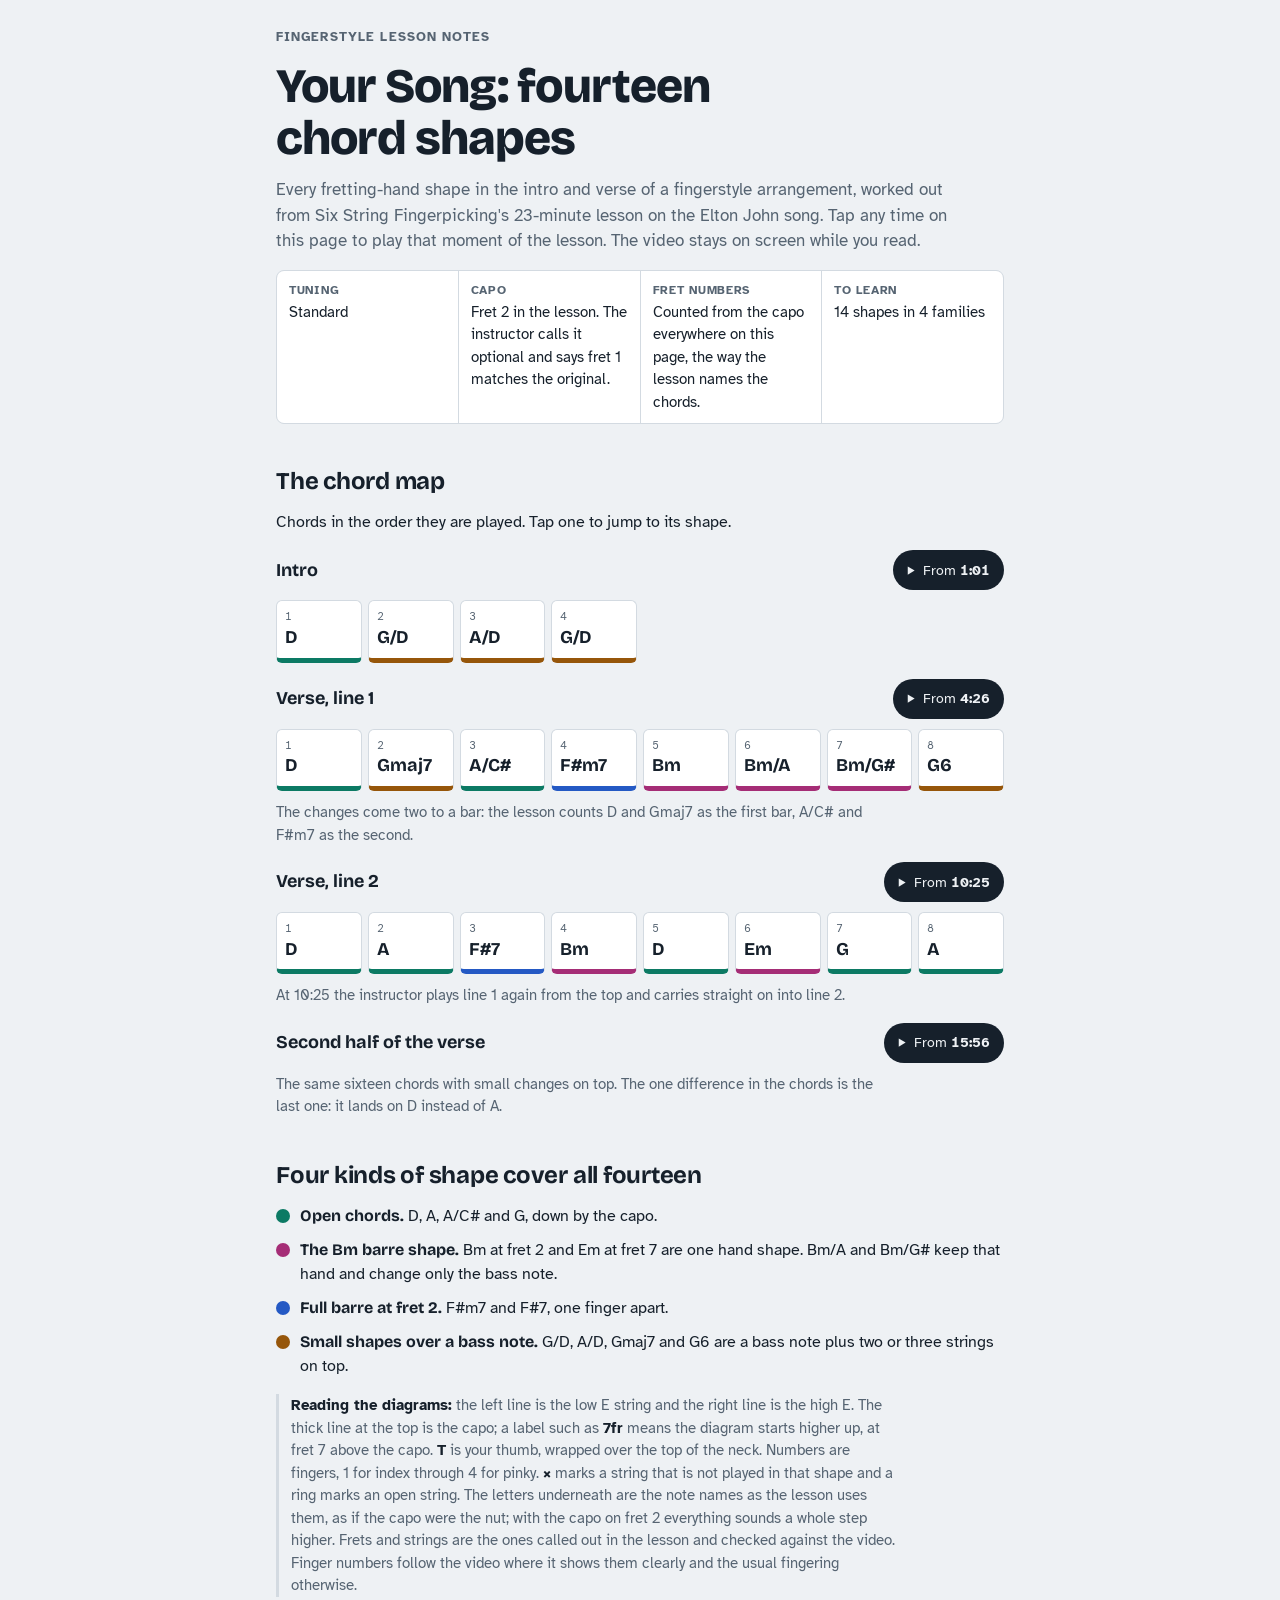
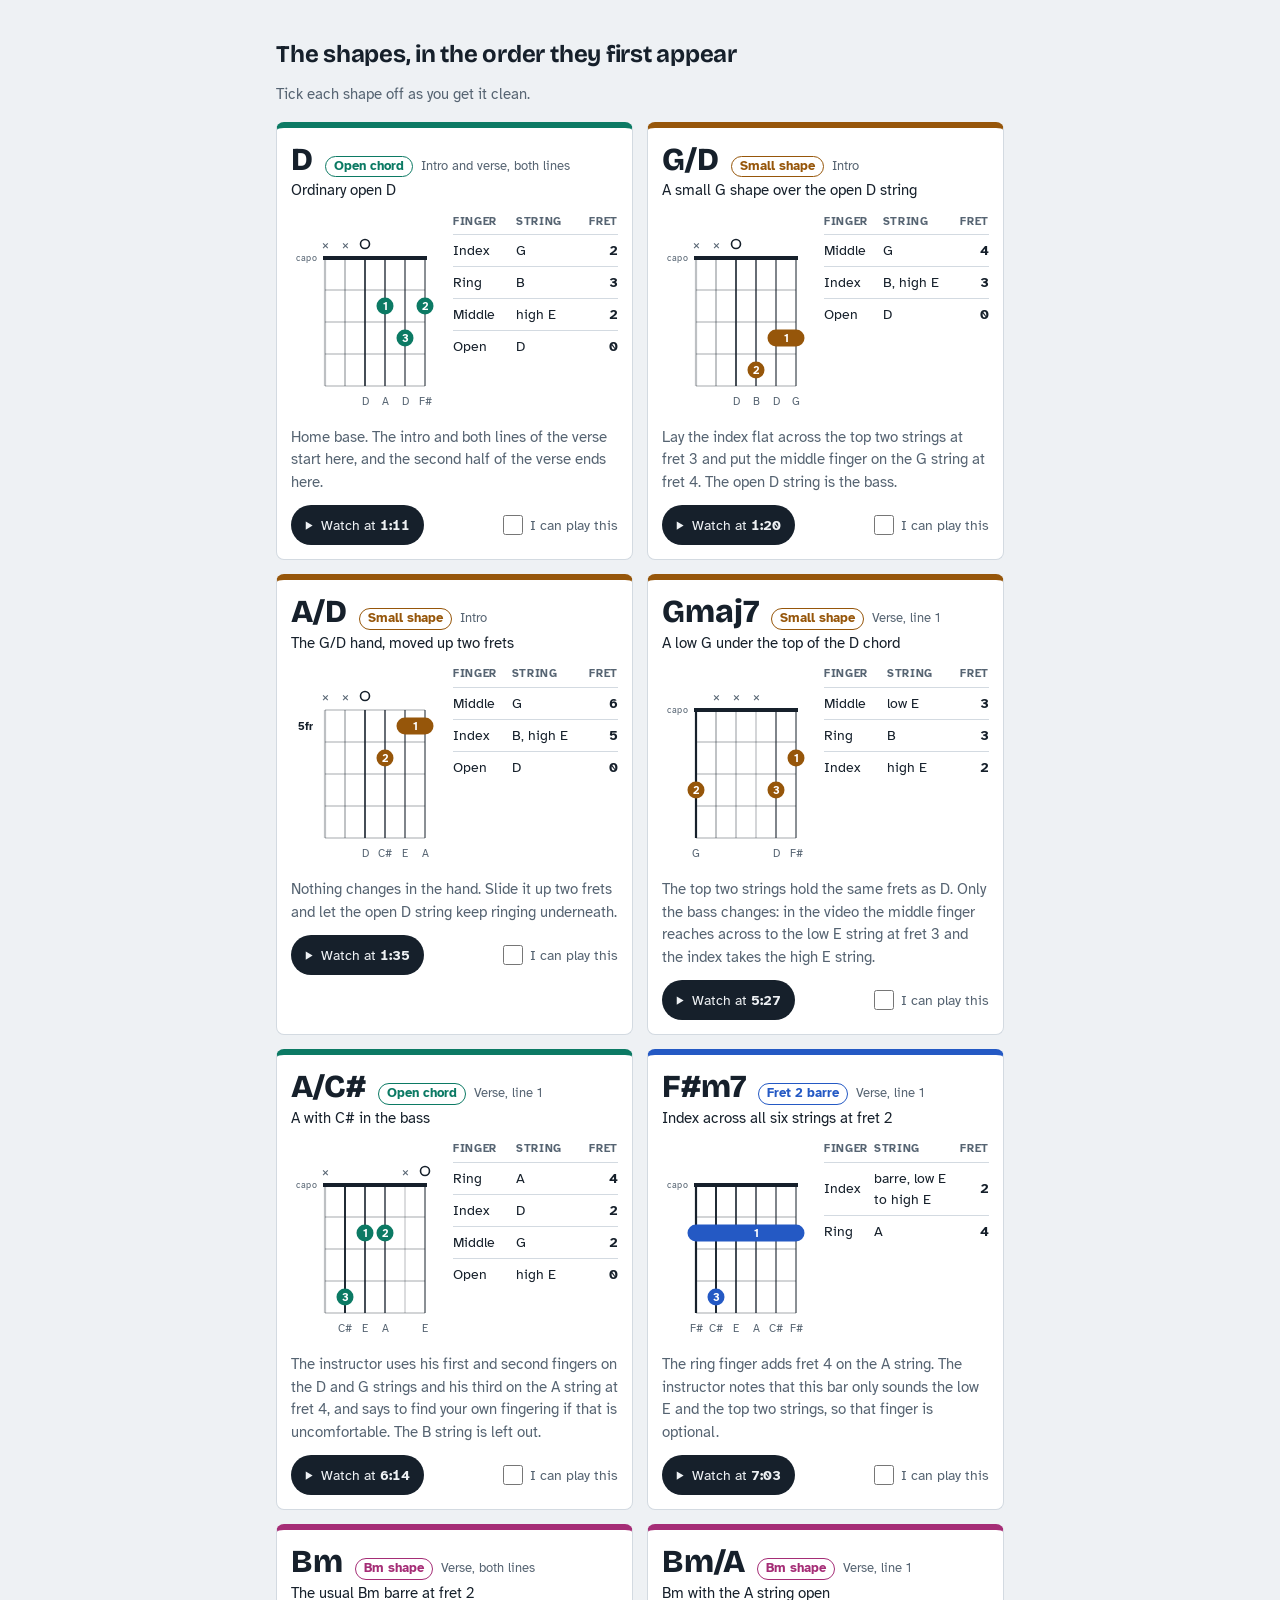
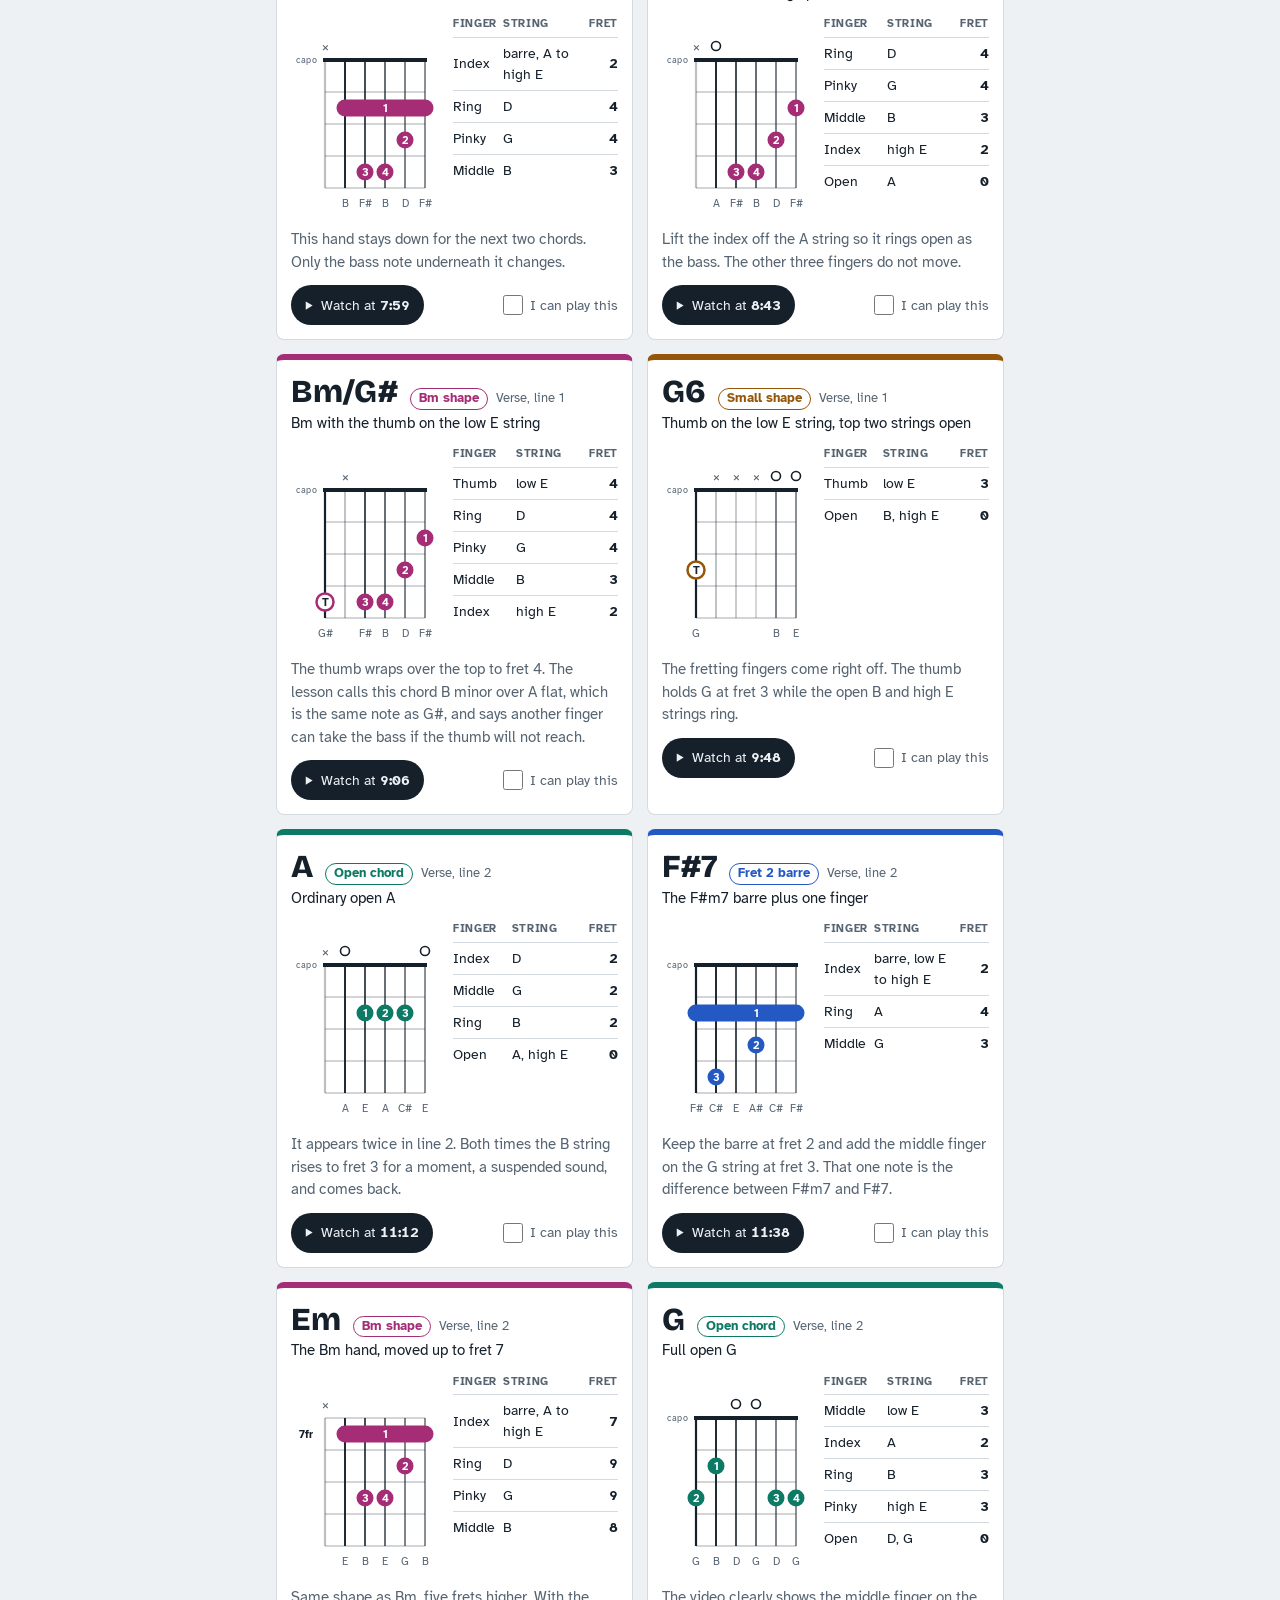
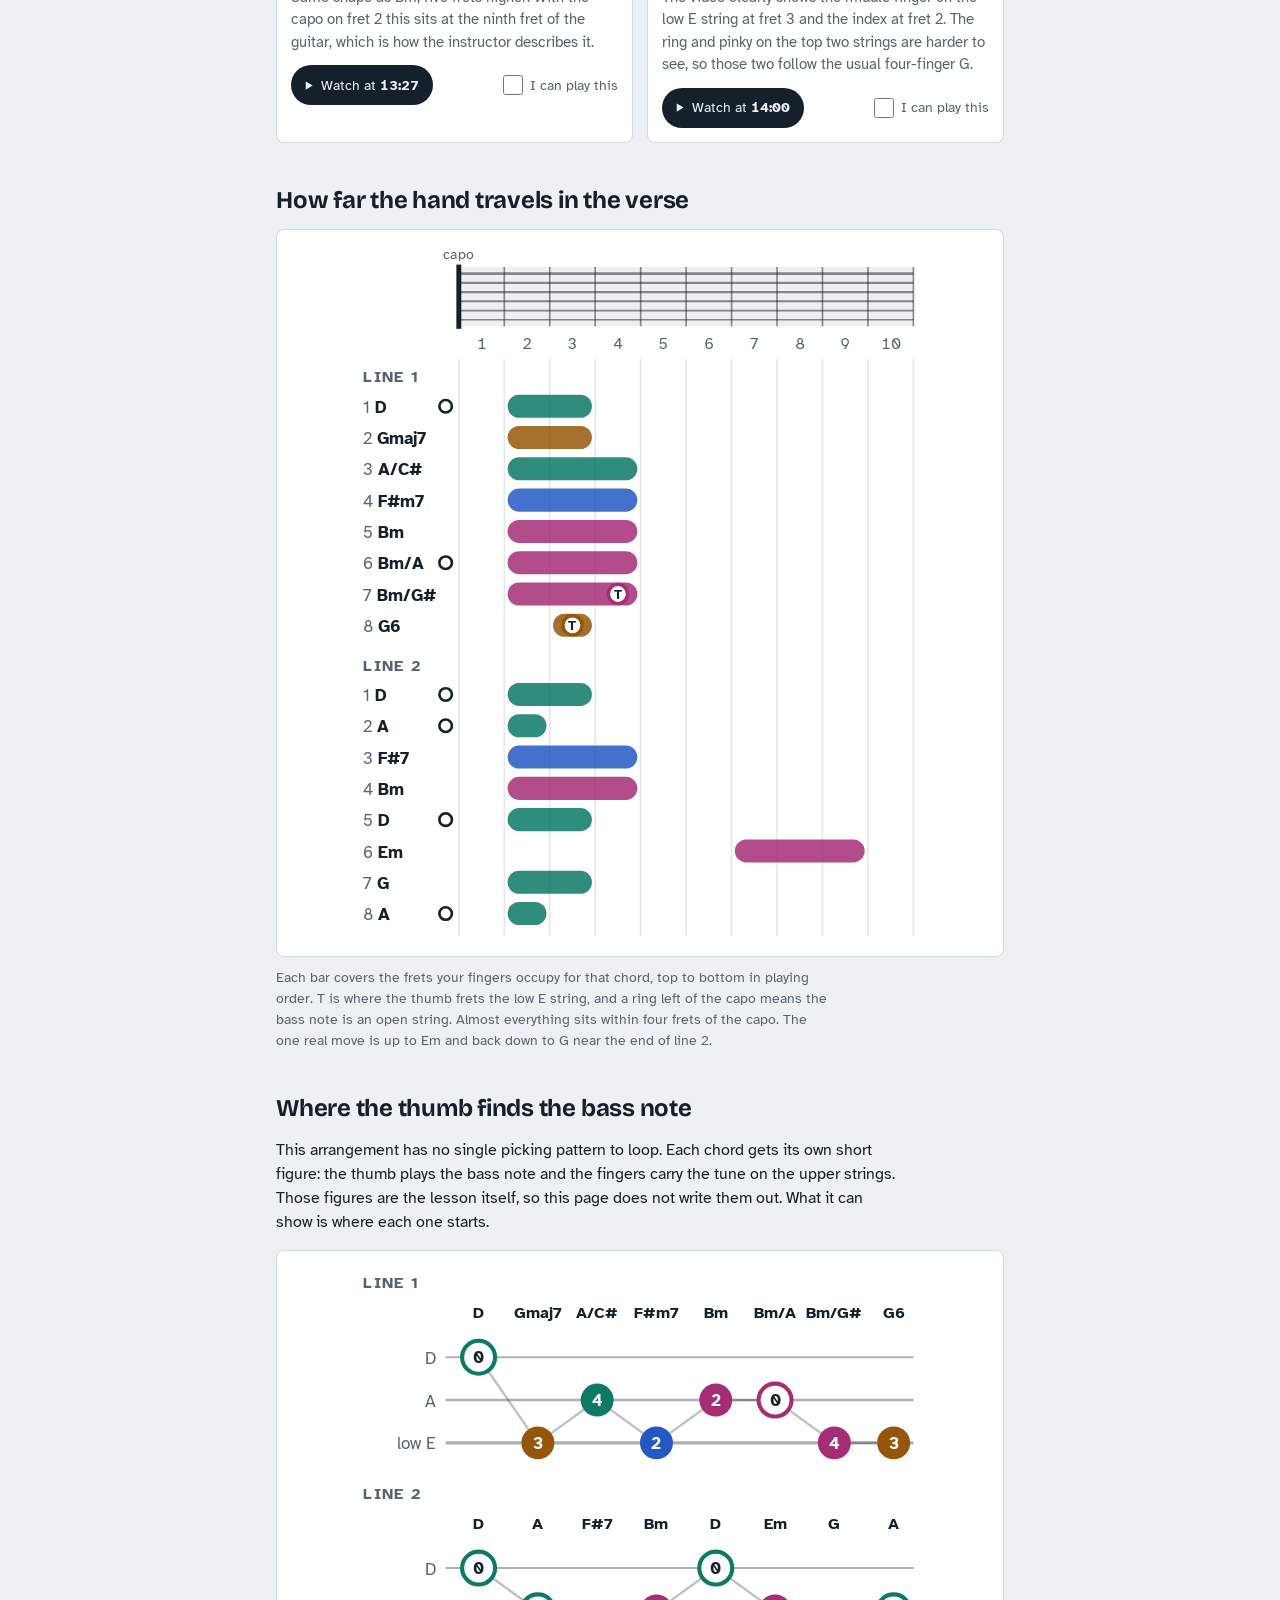
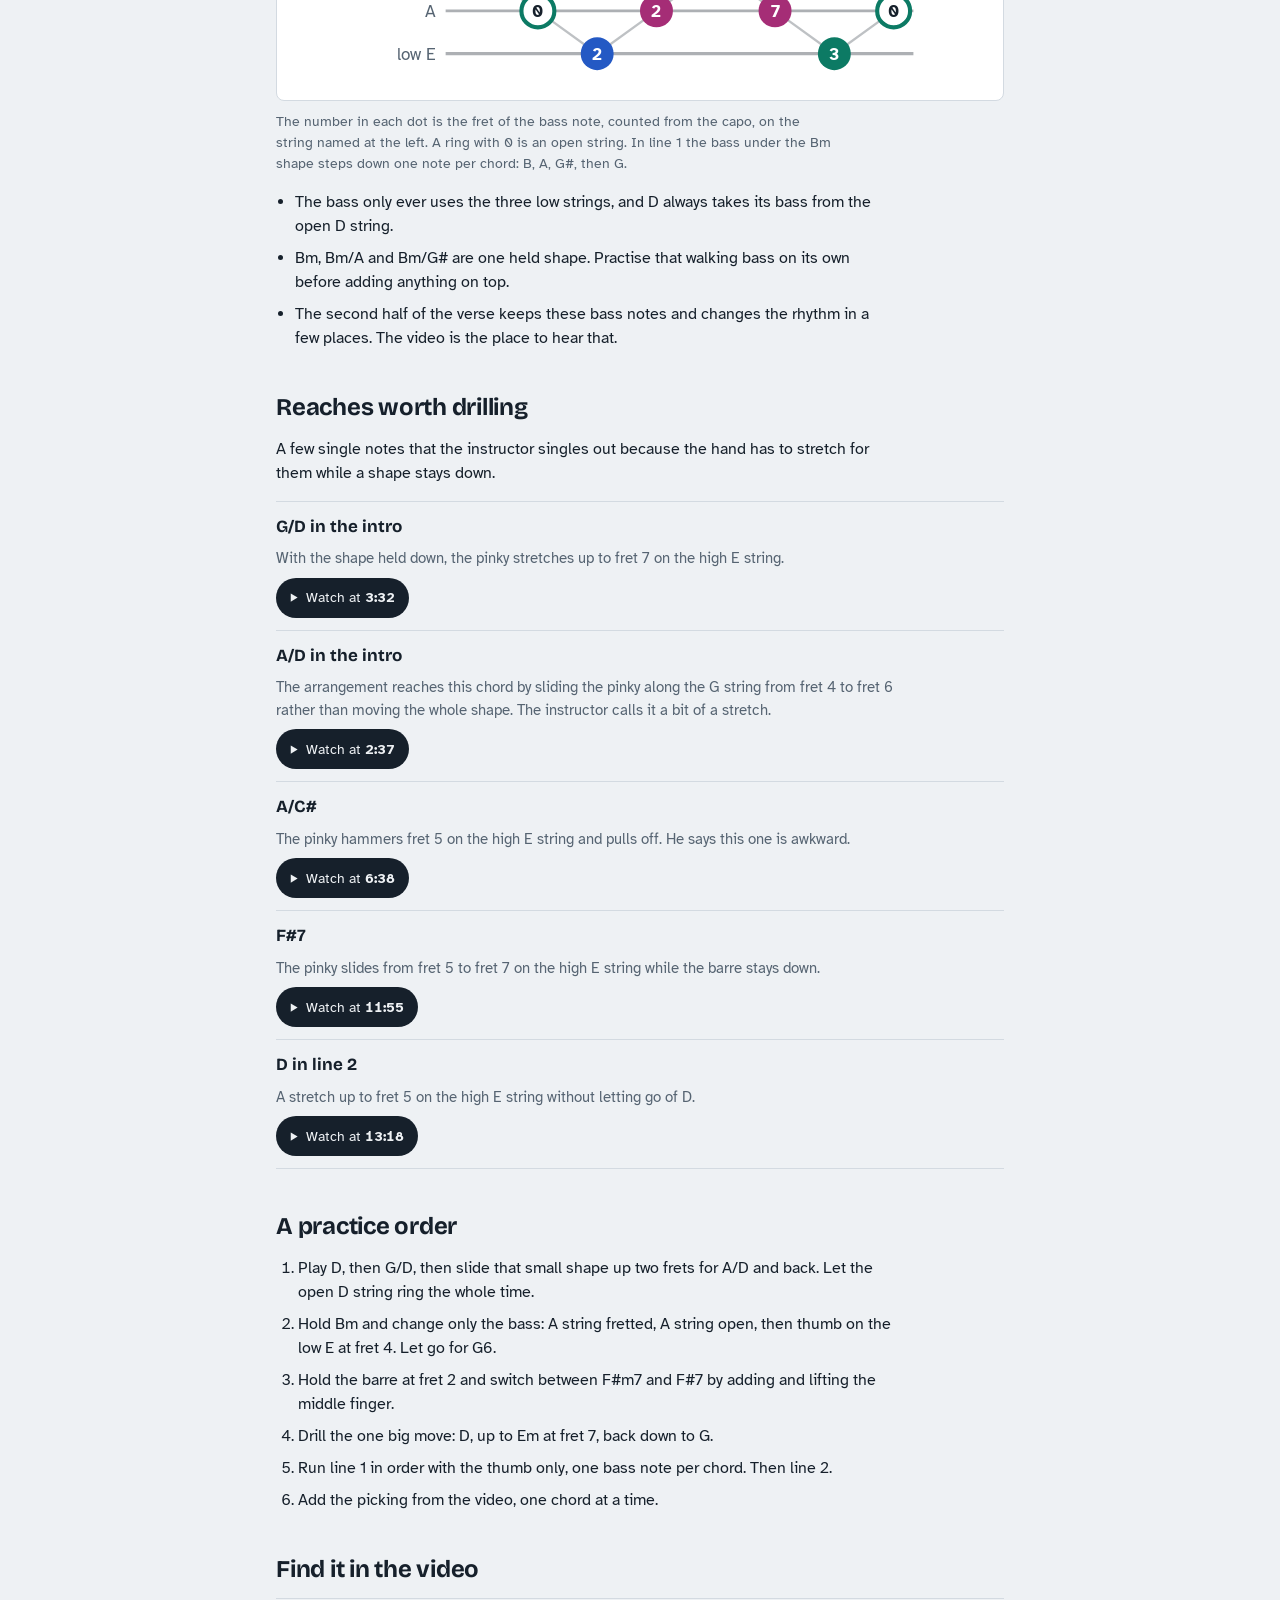
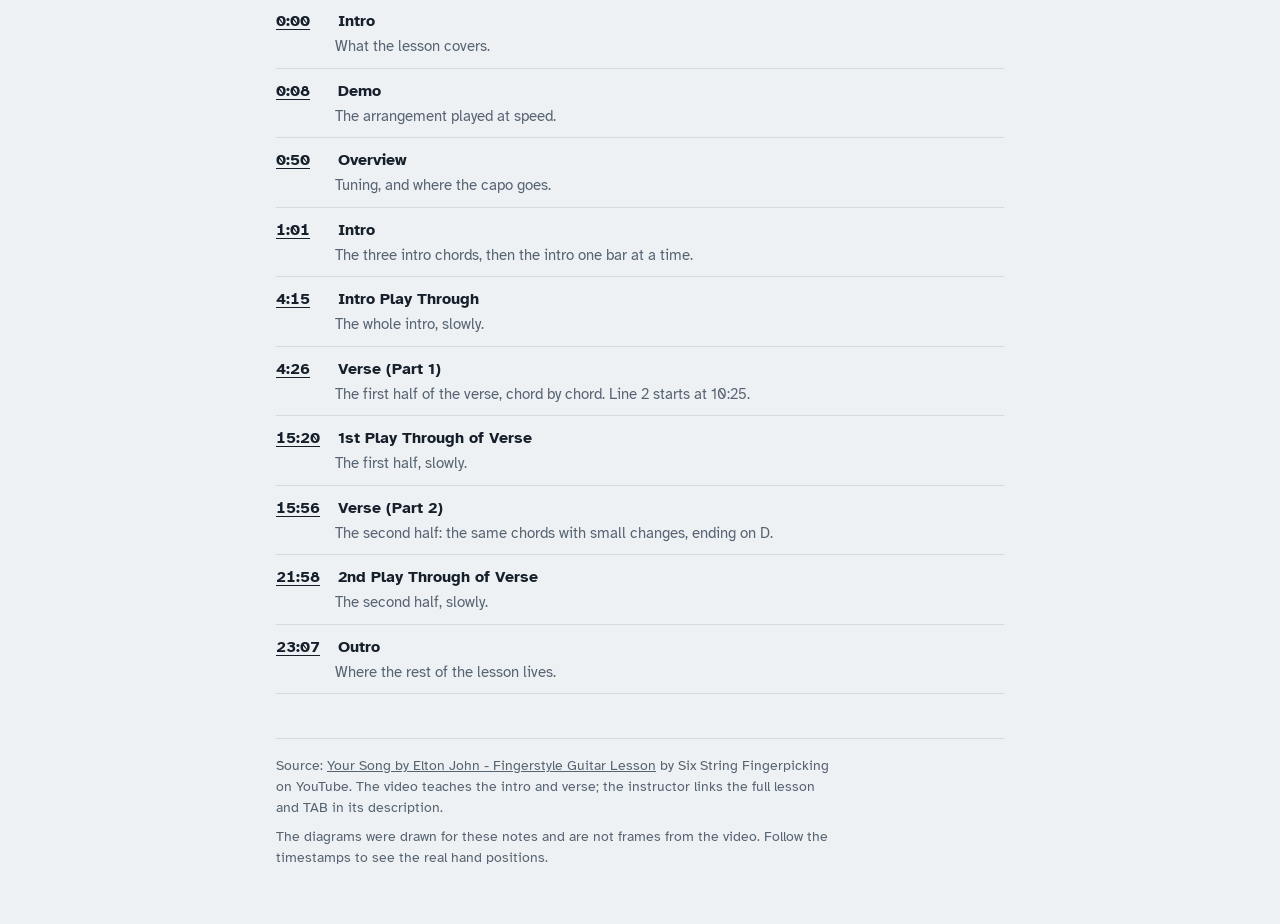
<file: your-song/index.html>
<!DOCTYPE html>
<html lang="en">
<head>
<meta charset="utf-8">
<meta name="viewport" content="width=device-width, initial-scale=1">
<title>Your Song Chord Shapes</title>
<link rel="preconnect" href="https://fonts.googleapis.com">
<link rel="preconnect" href="https://fonts.gstatic.com" crossorigin>
<link href="https://fonts.googleapis.com/css2?family=Atkinson+Hyperlegible:wght@400;700&amp;family=Bricolage+Grotesque:opsz,wght@12..96,600..800&amp;display=swap" rel="stylesheet">
<style>
:root {
  /* Layout: one reading column for a phone propped by the guitar. Chrome stays grey;
     the only colour is the four hand-shape families, used the same way everywhere. */
  --bg: #eef1f4;
  --surface: #ffffff;
  --ink: #16202b;
  --muted: #566472;
  --line: #d3dae1;
  --open: #0c7a64;    /* open chords: D, A, A/C#, G */
  --bm: #a52d76;      /* the Bm barre shape: Bm, Bm/A, Bm/G#, Em */
  --barre: #2459c4;   /* full barre at fret 2: F#m7, F#7 */
  --small: #96560a;   /* small shapes over a bass note: G/D, A/D, Gmaj7, G6 */
  --on-dot: #ffffff;
  --font-display: "Bricolage Grotesque", "Avenir Next", "Segoe UI", sans-serif;
  --font-body: "Atkinson Hyperlegible", "Helvetica Neue", Arial, sans-serif;
}
@media (prefers-color-scheme: dark) {
  :root:not([data-theme="light"]) {
    color-scheme: dark;
    --bg: #10161d; --surface: #19212b; --ink: #e9eef3; --muted: #9aa8b6; --line: #2d3946;
    --open: #5ad0b3; --bm: #f090c8; --barre: #86adff; --small: #f0b566; --on-dot: #10161d;
  }
}
:root[data-theme="dark"] {
  color-scheme: dark;
  --bg: #10161d; --surface: #19212b; --ink: #e9eef3; --muted: #9aa8b6; --line: #2d3946;
  --open: #5ad0b3; --bm: #f090c8; --barre: #86adff; --small: #f0b566; --on-dot: #10161d;
}
.fam-open  { --fam: var(--open); }
.fam-bm    { --fam: var(--bm); }
.fam-barre { --fam: var(--barre); }
.fam-small { --fam: var(--small); }

* { box-sizing: border-box; }
html { -webkit-text-size-adjust: 100%; }
body {
  margin: 0; background: var(--bg); color: var(--ink);
  font: 400 16px/1.5 var(--font-body);
}
main { max-width: 760px; margin: 0 auto; padding: 28px 16px 56px; display: grid; gap: 44px; }
h1, h2, h3 { font-family: var(--font-display); text-wrap: balance; margin: 0; line-height: 1.1; }
h1 { font-size: clamp(2rem, 8vw, 3rem); font-weight: 800; letter-spacing: -0.02em; }
h2 { font-size: 1.5rem; font-weight: 700; letter-spacing: -0.01em; }
p { margin: 0; max-width: 62ch; }
a { color: inherit; }
a:focus-visible, input:focus-visible { outline: 3px solid var(--barre); outline-offset: 2px; border-radius: 4px; }
section { display: grid; gap: 16px; }
.lede { font-size: 1.0625rem; color: var(--muted); }
.eyebrow { font-size: .8125rem; letter-spacing: .08em; text-transform: uppercase; color: var(--muted); font-weight: 700; }
header.top { display: grid; gap: 12px; }

.facts { display: grid; grid-template-columns: repeat(auto-fit, minmax(150px, 1fr)); gap: 1px; margin: 4px 0 0; background: var(--line); border: 1px solid var(--line); border-radius: 8px; overflow: hidden; }
.facts div { background: var(--surface); padding: 10px 12px; }
.facts dt { font-size: .75rem; letter-spacing: .06em; text-transform: uppercase; color: var(--muted); font-weight: 700; }
.facts dd { margin: 2px 0 0; font-size: .9375rem; }

/* the chord map */
.part { display: grid; gap: 10px; }
.part-head { display: flex; flex-wrap: wrap; gap: 6px 12px; align-items: center; justify-content: space-between; }
.part-head h3 { font-size: 1.125rem; font-weight: 700; }
.loop { list-style: none; margin: 0; padding: 0; display: grid; grid-template-columns: repeat(4, 1fr); gap: 6px; }
@media (min-width: 620px) { .loop { grid-template-columns: repeat(8, 1fr); } }
.loop a { display: grid; gap: 2px; padding: 8px 6px 10px 8px; text-decoration: none; background: var(--surface); border: 1px solid var(--line); border-bottom: 5px solid var(--fam); border-radius: 6px; }
.loop .bar { font-size: .6875rem; letter-spacing: .06em; color: var(--muted); font-variant-numeric: tabular-nums; }
.loop .nm { font: 700 1.125rem/1.1 var(--font-display); }
.note { font-size: .9375rem; color: var(--muted); }

/* shape families */
.families { list-style: none; margin: 0; padding: 0; display: grid; gap: 10px; }
.families li { display: grid; grid-template-columns: 14px 1fr; gap: 10px; align-items: start; }
.families .sw { width: 14px; height: 14px; border-radius: 50%; background: var(--fam); margin-top: 5px; }
.families strong { font-family: var(--font-display); }
.readme { border-left: 3px solid var(--line); padding-left: 12px; color: var(--muted); font-size: .9375rem; }
.readme b { color: var(--ink); }

/* chord cards */
.cards { display: grid; grid-template-columns: repeat(auto-fit, minmax(288px, 1fr)); gap: 14px; }
.chord { background: var(--surface); border: 1px solid var(--line); border-top: 6px solid var(--fam); border-radius: 8px; padding: 14px; display: grid; gap: 12px; align-content: start; scroll-margin-top: calc(var(--player-h, 0px) + 12px); /* a chord tapped in the map lands below the open video */ }
.chord header { display: grid; grid-template-columns: auto 1fr; column-gap: 12px; row-gap: 2px; align-items: baseline; }
.chord h3 { font-size: 2rem; font-weight: 800; }
.meta { display: flex; flex-wrap: wrap; gap: 4px 8px; align-items: center; font-size: .8125rem; color: var(--muted); }
.tag { color: var(--fam); font-weight: 700; border: 1.5px solid var(--fam); border-radius: 99px; padding: 0 8px; line-height: 1.5; white-space: nowrap; }
.where { grid-column: 1 / -1; font-size: .9375rem; }
.chord-body { display: flex; flex-wrap: wrap; gap: 12px; align-items: flex-start; }
.chordbox { width: 150px; height: auto; flex: 0 0 150px; display: block; }
.fingers { flex: 1 1 120px; border-collapse: collapse; font-size: .875rem; font-variant-numeric: tabular-nums; }
.fingers th { text-align: left; font-size: .6875rem; text-transform: uppercase; letter-spacing: .06em; color: var(--muted); font-weight: 700; padding: 0 6px 4px 0; }
.fingers td { padding: 5px 6px 5px 0; border-top: 1px solid var(--line); }
.fingers .num { text-align: right; padding-right: 0; font-weight: 700; }
.tip { font-size: .9375rem; color: var(--muted); }
.chord footer { display: flex; flex-wrap: wrap; gap: 10px 14px; align-items: center; justify-content: space-between; }
.watch { display: inline-flex; align-items: center; gap: 7px; min-height: 40px; padding: 6px 14px 6px 12px; border-radius: 99px; background: var(--ink); color: var(--bg); text-decoration: none; font-size: .875rem; }
.watch .play { width: 11px; height: 11px; fill: currentColor; flex: none; }
.watch b { font-variant-numeric: tabular-nums; }
.got { display: inline-flex; align-items: center; gap: 7px; min-height: 40px; font-size: .875rem; color: var(--muted); cursor: pointer; }
.got input { width: 20px; height: 20px; accent-color: var(--fam); margin: 0; }
.progress { font-size: .9375rem; color: var(--muted); }

/* diagrams */
svg text { font-family: var(--font-body); }
.string { stroke: var(--ink); }
.string-off { opacity: .28; }
.fret { stroke: var(--ink); stroke-width: 1; opacity: .38; }
.nut { stroke: var(--ink); stroke-width: 4; stroke-linecap: square; }
.dot { fill: var(--fam); }
.dot-t { fill: var(--surface); stroke: var(--fam); stroke-width: 2.5; }
.fn { fill: var(--on-dot); font-size: 10.5px; font-weight: 700; text-anchor: middle; }
.ft { fill: var(--ink); }
.startfret { fill: var(--ink); font-size: 11px; font-weight: 700; text-anchor: end; }
.capolab { fill: var(--muted); font-size: 8.5px; text-anchor: end; letter-spacing: .04em; }
.capolab.mid { text-anchor: middle; }
.mk { fill: var(--muted); font-size: 13px; text-anchor: middle; }
.openring { fill: none; stroke: var(--ink); stroke-width: 1.6; }
.nn { fill: var(--muted); font-size: 10.5px; text-anchor: middle; }

figure { margin: 0; display: grid; gap: 10px; }
figcaption { font-size: .875rem; color: var(--muted); max-width: 62ch; }
.panel { background: var(--surface); border: 1px solid var(--line); border-radius: 8px; padding: 14px 12px; }
.travel, .bassmap { display: block; width: 100%; max-width: 560px; height: auto; margin: 0 auto; }
.board { fill: var(--ink); opacity: .07; }
.travel .string { opacity: .5; }
.travel .fret { opacity: .5; }
.travel .nut { stroke-width: 3; }
.grid { stroke: var(--ink); opacity: .1; }
.fnum { fill: var(--muted); font-size: 9.5px; text-anchor: middle; font-variant-numeric: tabular-nums; }
.rowlab { fill: var(--ink); font-size: 10.5px; font-weight: 700; }
.rowlab .ord { fill: var(--muted); font-weight: 400; }
.blocklab { fill: var(--muted); font-size: 9.5px; font-weight: 700; letter-spacing: .08em; text-transform: uppercase; }
.span { fill: var(--fam); opacity: .85; }
.travel .dot-t { stroke-width: 2; }
.travel .fn { font-size: 8px; }

.bassmap .string { opacity: .35; }
.cn { fill: var(--ink); font-size: 9.5px; font-weight: 700; text-anchor: middle; }
.slab { fill: var(--muted); font-size: 10.5px; text-anchor: end; }
.walk { fill: none; stroke: var(--ink); stroke-width: 1.4; opacity: .28; stroke-linejoin: round; }
.bass-open { fill: var(--surface); stroke: var(--fam); stroke-width: 2.5; }

.points { margin: 0; padding-left: 1.2em; display: grid; gap: 8px; max-width: 62ch; }

/* reaches */
.reaches { list-style: none; margin: 0; padding: 0; border-top: 1px solid var(--line); }
.reaches li { display: grid; gap: 8px; padding: 12px 0; border-bottom: 1px solid var(--line); justify-items: start; }
.reaches strong { font-family: var(--font-display); font-size: 1.0625rem; }
.reaches p { font-size: .9375rem; color: var(--muted); }

/* chapter list */
.chapters { list-style: none; margin: 0; padding: 0; border-top: 1px solid var(--line); }
.chapters li { display: grid; gap: 2px; padding: 10px 0; border-bottom: 1px solid var(--line); }
.chapters a { display: grid; grid-template-columns: 3.4em 1fr; gap: 8px; text-decoration: none; font-weight: 700; }
.chapters .t { font-variant-numeric: tabular-nums; text-decoration: underline; text-underline-offset: 3px; }
.chapters .what { padding-left: calc(3.4em + 8px); color: var(--muted); font-size: .9375rem; }
.steps { margin: 0; padding-left: 1.4em; display: grid; gap: 8px; max-width: 62ch; }
.source { font-size: .875rem; color: var(--muted); border-top: 1px solid var(--line); padding-top: 16px; display: grid; gap: 8px; }
@media (prefers-reduced-motion: no-preference) { html { scroll-behavior: smooth; } }

/* The lesson video. Hidden until a timestamp is tapped; after that it stays on screen
   while the page scrolls, so the video and a diagram are visible together. Where it
   sits depends on the width of the window:
     under 700px   a band across the top: the video, then a row of controls
     from 700px    the same band, with the controls beside the video
     from 1100px   a box in the right margin; the reading column slides left to make
                   room, and the page keeps the whole height of the window
   The script moves the page itself when the video opens and closes, so the browser's
   own scroll anchoring is turned off to stop the two corrections adding up. */
html, body { overflow-anchor: none; }
.player { position: sticky; top: 0; z-index: 5; background: var(--surface); border-bottom: 1px solid var(--line); box-shadow: 0 4px 16px rgb(0 0 0 / .14); }
.player[hidden] { display: none; }
.player-in { max-width: 760px; margin: 0 auto; }
.player-frame { position: relative; width: min(100%, calc(42vh * 16 / 9)); aspect-ratio: 16 / 9; margin: 0 auto; background: #000; }
.player-frame iframe { position: absolute; inset: 0; width: 100%; height: 100%; border: 0; }
.player-msg { position: absolute; inset: 0; z-index: 1; display: grid; place-content: center; justify-items: center; gap: 8px; padding: 16px; text-align: center; background: #000; color: #fff; font-size: .9375rem; }
.player-msg[hidden] { display: none; }
.player-msg a { color: #fff; font-weight: 700; }
.player-bar { display: flex; align-items: center; gap: 8px; padding: 6px 8px 6px 14px; }
.player-title { flex: 1 1 0; min-width: 0; font-weight: 700; font-size: .9375rem; white-space: nowrap; overflow: hidden; text-overflow: ellipsis; }
.pbtn { flex: none; min-width: 44px; min-height: 40px; padding: 0 12px; border: 1px solid var(--line); border-radius: 99px; background: transparent; color: var(--ink); font: 700 .8125rem/1 var(--font-body); font-variant-numeric: tabular-nums; cursor: pointer; -webkit-tap-highlight-color: transparent; }
.pbtn[aria-pressed="true"] { background: var(--ink); border-color: var(--ink); color: var(--bg); }
.pbtn:disabled { opacity: .45; cursor: default; }
.pbtn:focus-visible { outline: 3px solid var(--barre); outline-offset: 2px; }
.pbtn-x { width: 40px; min-width: 40px; padding: 0; }
.pbtn-x svg { display: block; width: 12px; height: 12px; margin: 0 auto; }
.player-jumps { display: none; }  /* section shortcuts: only where there is room for them */

@media (min-width: 700px) {
  /* The controls sit beside the video, so the band is only as tall as the video. */
  .player-in { display: grid; grid-template-columns: auto minmax(0, 1fr); padding: 0 16px; }
  .player-frame { width: min(54vw, calc(42vh * 16 / 9)); margin: 0; }
  .player-bar { display: grid; grid-template-columns: auto auto minmax(0, 1fr) auto; grid-template-rows: auto 1fr auto; gap: 10px 8px; padding: 12px 0 12px 20px; }
  .player-title { grid-column: 1 / 4; grid-row: 1; font: 700 1.25rem/1.15 var(--font-display); white-space: normal; }
  .pbtn-x { grid-column: 4; grid-row: 1; align-self: start; }
  .player-jumps { grid-column: 1 / -1; grid-row: 2; align-self: start; display: flex; flex-wrap: wrap; gap: 6px; }
  .player-jumps a { display: inline-flex; align-items: center; min-height: 32px; padding: 0 11px; border: 1px solid var(--line); border-radius: 99px; color: var(--muted); font-size: .8125rem; font-weight: 700; text-decoration: none; }
  .player-jumps a:hover { color: var(--ink); border-color: var(--ink); }
  #player-speed { grid-column: 1; grid-row: 3; }
  #player-loop { grid-column: 2; grid-row: 3; }
}
@media (min-width: 700px) and (min-height: 600px) { .player-frame { width: min(54vw, calc(34vh * 16 / 9)); } }  /* on a tall window, leave more room for the cards */

@media (min-width: 1100px) {
  /* The video leaves the reading column for a box on the right. --rail is its width:
     whatever the window has left over once the column has its full 760px, between
     340px and 600px, and never so tall that the controls under it leave the screen.
     --col is the column's width and --edge the margin left on each side of the pair. */
  :root {
    --rail: min(clamp(340px, calc(100vw - 784px), 600px), calc((100vh - 220px) * 16 / 9));
    --col: min(760px, calc(100vw - var(--rail) - 24px));
    --edge: calc((100vw - var(--col) - var(--rail) - 8px) / 2);
  }
  :root.dock-open main { max-width: var(--col); margin-left: var(--edge); margin-right: 0; }
  .player { position: fixed; top: 16px; right: var(--edge); width: var(--rail); max-height: calc(100vh - 32px); overflow: hidden auto; border: 1px solid var(--line); border-radius: 12px; box-shadow: 0 8px 28px rgb(0 0 0 / .2); }
  .player-in { display: block; max-width: none; padding: 0; }
  .player-frame { width: 100%; }
  .player-bar { padding: 14px 12px 14px 16px; }
}
@media print { .player { display: none; } }
</style>
</head>
<body>

<aside class="player" id="player" aria-label="Lesson video" hidden>
  <div class="player-in">
    <div class="player-frame">
      <div id="player-video"></div>
      <div class="player-msg" id="player-msg" hidden><span id="player-msg-text"></span><a id="player-msg-link" href="https://youtu.be/o3AstcWl7E8">Open this part on YouTube</a></div>
    </div>
    <div class="player-bar">
      <p class="player-title" id="player-title" aria-live="polite"></p>
      <nav class="player-jumps" aria-label="Jump to a section"><a href="https://youtu.be/o3AstcWl7E8?t=61" data-t="61" data-part="Intro">Intro</a><a href="https://youtu.be/o3AstcWl7E8?t=266" data-t="266" data-part="Verse, line 1">Verse, line 1</a><a href="https://youtu.be/o3AstcWl7E8?t=625" data-t="625" data-part="Verse, line 2">Verse, line 2</a><a href="https://youtu.be/o3AstcWl7E8?t=956" data-t="956" data-part="Second half of the verse">Second half of the verse</a></nav>
      <button type="button" class="pbtn" id="player-speed">1×</button>
      <button type="button" class="pbtn" id="player-loop" aria-pressed="false" disabled>Loop from here</button>
      <button type="button" class="pbtn pbtn-x" id="player-close" aria-label="Close the video"><svg viewBox="0 0 12 12" aria-hidden="true"><path d="M2 2l8 8M10 2l-8 8" fill="none" stroke="currentColor" stroke-width="1.8" stroke-linecap="round"/></svg></button>
    </div>
  </div>
</aside>

<main>

<header class="top">
  <p class="eyebrow">Fingerstyle lesson notes</p>
  <h1>Your Song: fourteen chord shapes</h1>
  <p class="lede">Every fretting-hand shape in the intro and verse of a fingerstyle arrangement, worked out from Six String Fingerpicking's 23-minute lesson on the Elton John song. Tap any time on this page to play that moment of the lesson. The video stays on screen while you read.</p>
  <dl class="facts">
    <div><dt>Tuning</dt><dd>Standard</dd></div>
    <div><dt>Capo</dt><dd>Fret 2 in the lesson. The instructor calls it optional and says fret 1 matches the original.</dd></div>
    <div><dt>Fret numbers</dt><dd>Counted from the capo everywhere on this page, the way the lesson names the chords.</dd></div>
    <div><dt>To learn</dt><dd>14 shapes in 4 families</dd></div>
  </dl>
</header>

<section aria-labelledby="h-map">
  <h2 id="h-map">The chord map</h2>
  <p>Chords in the order they are played. Tap one to jump to its shape.</p>
  <div class="part">
    <div class="part-head"><h3>Intro</h3><a class="watch" href="https://youtu.be/o3AstcWl7E8?t=61" data-t="61" data-part="Intro"><svg class="play" viewBox="0 0 12 12" aria-hidden="true"><path d="M3 1.5v9l7.5-4.5z"/></svg><span>From <b>1:01</b></span></a></div>
    <ol class="loop"><li class="fam-open"><a href="#chord-d"><span class="bar">1</span><span class="nm">D</span></a></li><li class="fam-small"><a href="#chord-g-over-d"><span class="bar">2</span><span class="nm">G/D</span></a></li><li class="fam-small"><a href="#chord-a-over-d"><span class="bar">3</span><span class="nm">A/D</span></a></li><li class="fam-small"><a href="#chord-g-over-d"><span class="bar">4</span><span class="nm">G/D</span></a></li></ol>
  </div>
  <div class="part">
    <div class="part-head"><h3>Verse, line 1</h3><a class="watch" href="https://youtu.be/o3AstcWl7E8?t=266" data-t="266" data-part="Verse, line 1"><svg class="play" viewBox="0 0 12 12" aria-hidden="true"><path d="M3 1.5v9l7.5-4.5z"/></svg><span>From <b>4:26</b></span></a></div>
    <ol class="loop"><li class="fam-open"><a href="#chord-d"><span class="bar">1</span><span class="nm">D</span></a></li><li class="fam-small"><a href="#chord-gmaj7"><span class="bar">2</span><span class="nm">Gmaj7</span></a></li><li class="fam-open"><a href="#chord-a-over-csharp"><span class="bar">3</span><span class="nm">A/C#</span></a></li><li class="fam-barre"><a href="#chord-fsharp-m7"><span class="bar">4</span><span class="nm">F#m7</span></a></li><li class="fam-bm"><a href="#chord-bm"><span class="bar">5</span><span class="nm">Bm</span></a></li><li class="fam-bm"><a href="#chord-bm-over-a"><span class="bar">6</span><span class="nm">Bm/A</span></a></li><li class="fam-bm"><a href="#chord-bm-over-gsharp"><span class="bar">7</span><span class="nm">Bm/G#</span></a></li><li class="fam-small"><a href="#chord-g6"><span class="bar">8</span><span class="nm">G6</span></a></li></ol>
    <p class="note">The changes come two to a bar: the lesson counts D and Gmaj7 as the first bar, A/C# and F#m7 as the second.</p>
  </div>
  <div class="part">
    <div class="part-head"><h3>Verse, line 2</h3><a class="watch" href="https://youtu.be/o3AstcWl7E8?t=625" data-t="625" data-part="Verse, line 2"><svg class="play" viewBox="0 0 12 12" aria-hidden="true"><path d="M3 1.5v9l7.5-4.5z"/></svg><span>From <b>10:25</b></span></a></div>
    <ol class="loop"><li class="fam-open"><a href="#chord-d"><span class="bar">1</span><span class="nm">D</span></a></li><li class="fam-open"><a href="#chord-a"><span class="bar">2</span><span class="nm">A</span></a></li><li class="fam-barre"><a href="#chord-fsharp-7"><span class="bar">3</span><span class="nm">F#7</span></a></li><li class="fam-bm"><a href="#chord-bm"><span class="bar">4</span><span class="nm">Bm</span></a></li><li class="fam-open"><a href="#chord-d"><span class="bar">5</span><span class="nm">D</span></a></li><li class="fam-bm"><a href="#chord-em"><span class="bar">6</span><span class="nm">Em</span></a></li><li class="fam-open"><a href="#chord-g"><span class="bar">7</span><span class="nm">G</span></a></li><li class="fam-open"><a href="#chord-a"><span class="bar">8</span><span class="nm">A</span></a></li></ol>
    <p class="note">At 10:25 the instructor plays line 1 again from the top and carries straight on into line 2.</p>
  </div>
  <div class="part">
    <div class="part-head"><h3>Second half of the verse</h3><a class="watch" href="https://youtu.be/o3AstcWl7E8?t=956" data-t="956" data-part="Second half of the verse"><svg class="play" viewBox="0 0 12 12" aria-hidden="true"><path d="M3 1.5v9l7.5-4.5z"/></svg><span>From <b>15:56</b></span></a></div>
    <p class="note">The same sixteen chords with small changes on top. The one difference in the chords is the last one: it lands on D instead of A.</p>
  </div>
</section>

<section aria-labelledby="h-fam">
  <h2 id="h-fam">Four kinds of shape cover all fourteen</h2>
  <ul class="families">
    <li class="fam-open"><span class="sw"></span><span><strong>Open chords.</strong> D, A, A/C# and G, down by the capo.</span></li>
    <li class="fam-bm"><span class="sw"></span><span><strong>The Bm barre shape.</strong> Bm at fret 2 and Em at fret 7 are one hand shape. Bm/A and Bm/G# keep that hand and change only the bass note.</span></li>
    <li class="fam-barre"><span class="sw"></span><span><strong>Full barre at fret 2.</strong> F#m7 and F#7, one finger apart.</span></li>
    <li class="fam-small"><span class="sw"></span><span><strong>Small shapes over a bass note.</strong> G/D, A/D, Gmaj7 and G6 are a bass note plus two or three strings on top.</span></li>
  </ul>
  <p class="readme"><b>Reading the diagrams:</b> the left line is the low E string and the right line is the high E. The thick line at the top is the capo; a label such as <b>7fr</b> means the diagram starts higher up, at fret 7 above the capo. <b>T</b> is your thumb, wrapped over the top of the neck. Numbers are fingers, 1 for index through 4 for pinky. <b>×</b> marks a string that is not played in that shape and a ring marks an open string. The letters underneath are the note names as the lesson uses them, as if the capo were the nut; with the capo on fret 2 everything sounds a whole step higher. Frets and strings are the ones called out in the lesson and checked against the video. Finger numbers follow the video where it shows them clearly and the usual fingering otherwise.</p>
</section>

<section aria-labelledby="h-shapes">
  <h2 id="h-shapes">The shapes, in the order they first appear</h2>
  <p class="progress" id="progress" aria-live="polite">Tick each shape off as you get it clean.</p>
  <div class="cards">
<article class="chord fam-open" id="chord-d">
  <header>
    <h3>D</h3>
    <p class="meta"><span class="tag">Open chord</span><span>Intro and verse, both lines</span></p>
    <p class="where">Ordinary open D</p>
  </header>
  <div class="chord-body">
    <svg class="chordbox" viewBox="0 0 150 200" role="img" aria-label="D chord diagram, frets counted from the capo: string 4 open, string 3 fret 2, string 2 fret 3, string 1 fret 2"><line class="nut" x1="34" y1="44" x2="134" y2="44"/><line class="fret" x1="34" y1="76" x2="134" y2="76"/><line class="fret" x1="34" y1="108" x2="134" y2="108"/><line class="fret" x1="34" y1="140" x2="134" y2="140"/><line class="fret" x1="34" y1="172" x2="134" y2="172"/><line class="string string-off" x1="34" y1="44" x2="34" y2="172" stroke-width="2.2"/><line class="string string-off" x1="54" y1="44" x2="54" y2="172" stroke-width="1.9"/><line class="string" x1="74" y1="44" x2="74" y2="172" stroke-width="1.6"/><line class="string" x1="94" y1="44" x2="94" y2="172" stroke-width="1.3"/><line class="string" x1="114" y1="44" x2="114" y2="172" stroke-width="1.1"/><line class="string" x1="134" y1="44" x2="134" y2="172" stroke-width="1.0"/><text class="capolab" x="26" y="47">capo</text><text class="mk" x="34" y="35">×</text><text class="mk" x="54" y="35">×</text><circle class="openring" cx="74" cy="30" r="4.5"/><circle class="dot" cx="94" cy="92" r="8.5"/><text class="fn" x="94" y="95.8">1</text><circle class="dot" cx="114" cy="124" r="8.5"/><text class="fn" x="114" y="127.8">3</text><circle class="dot" cx="134" cy="92" r="8.5"/><text class="fn" x="134" y="95.8">2</text><text class="nn" x="74" y="191">D</text><text class="nn" x="94" y="191">A</text><text class="nn" x="114" y="191">D</text><text class="nn" x="134" y="191">F#</text></svg>
    <table class="fingers">
      <thead><tr><th scope="col">Finger</th><th scope="col">String</th><th scope="col" class="num">Fret</th></tr></thead>
      <tbody><tr><td>Index</td><td>G</td><td class='num'>2</td></tr><tr><td>Ring</td><td>B</td><td class='num'>3</td></tr><tr><td>Middle</td><td>high E</td><td class='num'>2</td></tr><tr><td>Open</td><td>D</td><td class='num'>0</td></tr></tbody>
    </table>
  </div>
  <p class="tip">Home base. The intro and both lines of the verse start here, and the second half of the verse ends here.</p>
  <footer>
    <a class="watch" href="https://youtu.be/o3AstcWl7E8?t=71" data-t="71" data-part="D"><svg class="play" viewBox="0 0 12 12" aria-hidden="true"><path d="M3 1.5v9l7.5-4.5z"/></svg><span>Watch at <b>1:11</b></span></a>
    <label class="got" for="got-d"><input type="checkbox" id="got-d" data-got="d"> I can play this</label>
  </footer>
</article>
<article class="chord fam-small" id="chord-g-over-d">
  <header>
    <h3>G/D</h3>
    <p class="meta"><span class="tag">Small shape</span><span>Intro</span></p>
    <p class="where">A small G shape over the open D string</p>
  </header>
  <div class="chord-body">
    <svg class="chordbox" viewBox="0 0 150 200" role="img" aria-label="G/D chord diagram, frets counted from the capo: string 4 open, string 3 fret 4, string 2 fret 3, string 1 fret 3"><line class="nut" x1="34" y1="44" x2="134" y2="44"/><line class="fret" x1="34" y1="76" x2="134" y2="76"/><line class="fret" x1="34" y1="108" x2="134" y2="108"/><line class="fret" x1="34" y1="140" x2="134" y2="140"/><line class="fret" x1="34" y1="172" x2="134" y2="172"/><line class="string string-off" x1="34" y1="44" x2="34" y2="172" stroke-width="2.2"/><line class="string string-off" x1="54" y1="44" x2="54" y2="172" stroke-width="1.9"/><line class="string" x1="74" y1="44" x2="74" y2="172" stroke-width="1.6"/><line class="string" x1="94" y1="44" x2="94" y2="172" stroke-width="1.3"/><line class="string" x1="114" y1="44" x2="114" y2="172" stroke-width="1.1"/><line class="string" x1="134" y1="44" x2="134" y2="172" stroke-width="1.0"/><text class="capolab" x="26" y="47">capo</text><text class="mk" x="34" y="35">×</text><text class="mk" x="54" y="35">×</text><circle class="openring" cx="74" cy="30" r="4.5"/><rect class="dot" x="105.5" y="115.5" width="37" height="17" rx="8.5"/><text class="fn" x="124.0" y="127.8">1</text><circle class="dot" cx="94" cy="156" r="8.5"/><text class="fn" x="94" y="159.8">2</text><text class="nn" x="74" y="191">D</text><text class="nn" x="94" y="191">B</text><text class="nn" x="114" y="191">D</text><text class="nn" x="134" y="191">G</text></svg>
    <table class="fingers">
      <thead><tr><th scope="col">Finger</th><th scope="col">String</th><th scope="col" class="num">Fret</th></tr></thead>
      <tbody><tr><td>Middle</td><td>G</td><td class='num'>4</td></tr><tr><td>Index</td><td>B, high E</td><td class='num'>3</td></tr><tr><td>Open</td><td>D</td><td class='num'>0</td></tr></tbody>
    </table>
  </div>
  <p class="tip">Lay the index flat across the top two strings at fret 3 and put the middle finger on the G string at fret 4. The open D string is the bass.</p>
  <footer>
    <a class="watch" href="https://youtu.be/o3AstcWl7E8?t=80" data-t="80" data-part="G/D"><svg class="play" viewBox="0 0 12 12" aria-hidden="true"><path d="M3 1.5v9l7.5-4.5z"/></svg><span>Watch at <b>1:20</b></span></a>
    <label class="got" for="got-g-over-d"><input type="checkbox" id="got-g-over-d" data-got="g-over-d"> I can play this</label>
  </footer>
</article>
<article class="chord fam-small" id="chord-a-over-d">
  <header>
    <h3>A/D</h3>
    <p class="meta"><span class="tag">Small shape</span><span>Intro</span></p>
    <p class="where">The G/D hand, moved up two frets</p>
  </header>
  <div class="chord-body">
    <svg class="chordbox" viewBox="0 0 150 200" role="img" aria-label="A/D chord diagram, frets counted from the capo: string 4 open, string 3 fret 6, string 2 fret 5, string 1 fret 5"><line class="fret" x1="34" y1="44" x2="134" y2="44"/><line class="fret" x1="34" y1="76" x2="134" y2="76"/><line class="fret" x1="34" y1="108" x2="134" y2="108"/><line class="fret" x1="34" y1="140" x2="134" y2="140"/><line class="fret" x1="34" y1="172" x2="134" y2="172"/><line class="string string-off" x1="34" y1="44" x2="34" y2="172" stroke-width="2.2"/><line class="string string-off" x1="54" y1="44" x2="54" y2="172" stroke-width="1.9"/><line class="string" x1="74" y1="44" x2="74" y2="172" stroke-width="1.6"/><line class="string" x1="94" y1="44" x2="94" y2="172" stroke-width="1.3"/><line class="string" x1="114" y1="44" x2="114" y2="172" stroke-width="1.1"/><line class="string" x1="134" y1="44" x2="134" y2="172" stroke-width="1.0"/><text class="startfret" x="22" y="64.0">5fr</text><text class="mk" x="34" y="35">×</text><text class="mk" x="54" y="35">×</text><circle class="openring" cx="74" cy="30" r="4.5"/><rect class="dot" x="105.5" y="51.5" width="37" height="17" rx="8.5"/><text class="fn" x="124.0" y="63.8">1</text><circle class="dot" cx="94" cy="92" r="8.5"/><text class="fn" x="94" y="95.8">2</text><text class="nn" x="74" y="191">D</text><text class="nn" x="94" y="191">C#</text><text class="nn" x="114" y="191">E</text><text class="nn" x="134" y="191">A</text></svg>
    <table class="fingers">
      <thead><tr><th scope="col">Finger</th><th scope="col">String</th><th scope="col" class="num">Fret</th></tr></thead>
      <tbody><tr><td>Middle</td><td>G</td><td class='num'>6</td></tr><tr><td>Index</td><td>B, high E</td><td class='num'>5</td></tr><tr><td>Open</td><td>D</td><td class='num'>0</td></tr></tbody>
    </table>
  </div>
  <p class="tip">Nothing changes in the hand. Slide it up two frets and let the open D string keep ringing underneath.</p>
  <footer>
    <a class="watch" href="https://youtu.be/o3AstcWl7E8?t=95" data-t="95" data-part="A/D"><svg class="play" viewBox="0 0 12 12" aria-hidden="true"><path d="M3 1.5v9l7.5-4.5z"/></svg><span>Watch at <b>1:35</b></span></a>
    <label class="got" for="got-a-over-d"><input type="checkbox" id="got-a-over-d" data-got="a-over-d"> I can play this</label>
  </footer>
</article>
<article class="chord fam-small" id="chord-gmaj7">
  <header>
    <h3>Gmaj7</h3>
    <p class="meta"><span class="tag">Small shape</span><span>Verse, line 1</span></p>
    <p class="where">A low G under the top of the D chord</p>
  </header>
  <div class="chord-body">
    <svg class="chordbox" viewBox="0 0 150 200" role="img" aria-label="Gmaj7 chord diagram, frets counted from the capo: string 6 fret 3, string 2 fret 3, string 1 fret 2"><line class="nut" x1="34" y1="44" x2="134" y2="44"/><line class="fret" x1="34" y1="76" x2="134" y2="76"/><line class="fret" x1="34" y1="108" x2="134" y2="108"/><line class="fret" x1="34" y1="140" x2="134" y2="140"/><line class="fret" x1="34" y1="172" x2="134" y2="172"/><line class="string" x1="34" y1="44" x2="34" y2="172" stroke-width="2.2"/><line class="string string-off" x1="54" y1="44" x2="54" y2="172" stroke-width="1.9"/><line class="string string-off" x1="74" y1="44" x2="74" y2="172" stroke-width="1.6"/><line class="string string-off" x1="94" y1="44" x2="94" y2="172" stroke-width="1.3"/><line class="string" x1="114" y1="44" x2="114" y2="172" stroke-width="1.1"/><line class="string" x1="134" y1="44" x2="134" y2="172" stroke-width="1.0"/><text class="capolab" x="26" y="47">capo</text><text class="mk" x="54" y="35">×</text><text class="mk" x="74" y="35">×</text><text class="mk" x="94" y="35">×</text><circle class="dot" cx="34" cy="124" r="8.5"/><text class="fn" x="34" y="127.8">2</text><circle class="dot" cx="114" cy="124" r="8.5"/><text class="fn" x="114" y="127.8">3</text><circle class="dot" cx="134" cy="92" r="8.5"/><text class="fn" x="134" y="95.8">1</text><text class="nn" x="34" y="191">G</text><text class="nn" x="114" y="191">D</text><text class="nn" x="134" y="191">F#</text></svg>
    <table class="fingers">
      <thead><tr><th scope="col">Finger</th><th scope="col">String</th><th scope="col" class="num">Fret</th></tr></thead>
      <tbody><tr><td>Middle</td><td>low E</td><td class='num'>3</td></tr><tr><td>Ring</td><td>B</td><td class='num'>3</td></tr><tr><td>Index</td><td>high E</td><td class='num'>2</td></tr></tbody>
    </table>
  </div>
  <p class="tip">The top two strings hold the same frets as D. Only the bass changes: in the video the middle finger reaches across to the low E string at fret 3 and the index takes the high E string.</p>
  <footer>
    <a class="watch" href="https://youtu.be/o3AstcWl7E8?t=327" data-t="327" data-part="Gmaj7"><svg class="play" viewBox="0 0 12 12" aria-hidden="true"><path d="M3 1.5v9l7.5-4.5z"/></svg><span>Watch at <b>5:27</b></span></a>
    <label class="got" for="got-gmaj7"><input type="checkbox" id="got-gmaj7" data-got="gmaj7"> I can play this</label>
  </footer>
</article>
<article class="chord fam-open" id="chord-a-over-csharp">
  <header>
    <h3>A/C#</h3>
    <p class="meta"><span class="tag">Open chord</span><span>Verse, line 1</span></p>
    <p class="where">A with C# in the bass</p>
  </header>
  <div class="chord-body">
    <svg class="chordbox" viewBox="0 0 150 200" role="img" aria-label="A/C# chord diagram, frets counted from the capo: string 5 fret 4, string 4 fret 2, string 3 fret 2, string 1 open"><line class="nut" x1="34" y1="44" x2="134" y2="44"/><line class="fret" x1="34" y1="76" x2="134" y2="76"/><line class="fret" x1="34" y1="108" x2="134" y2="108"/><line class="fret" x1="34" y1="140" x2="134" y2="140"/><line class="fret" x1="34" y1="172" x2="134" y2="172"/><line class="string string-off" x1="34" y1="44" x2="34" y2="172" stroke-width="2.2"/><line class="string" x1="54" y1="44" x2="54" y2="172" stroke-width="1.9"/><line class="string" x1="74" y1="44" x2="74" y2="172" stroke-width="1.6"/><line class="string" x1="94" y1="44" x2="94" y2="172" stroke-width="1.3"/><line class="string string-off" x1="114" y1="44" x2="114" y2="172" stroke-width="1.1"/><line class="string" x1="134" y1="44" x2="134" y2="172" stroke-width="1.0"/><text class="capolab" x="26" y="47">capo</text><text class="mk" x="34" y="35">×</text><text class="mk" x="114" y="35">×</text><circle class="openring" cx="134" cy="30" r="4.5"/><circle class="dot" cx="54" cy="156" r="8.5"/><text class="fn" x="54" y="159.8">3</text><circle class="dot" cx="74" cy="92" r="8.5"/><text class="fn" x="74" y="95.8">1</text><circle class="dot" cx="94" cy="92" r="8.5"/><text class="fn" x="94" y="95.8">2</text><text class="nn" x="54" y="191">C#</text><text class="nn" x="74" y="191">E</text><text class="nn" x="94" y="191">A</text><text class="nn" x="134" y="191">E</text></svg>
    <table class="fingers">
      <thead><tr><th scope="col">Finger</th><th scope="col">String</th><th scope="col" class="num">Fret</th></tr></thead>
      <tbody><tr><td>Ring</td><td>A</td><td class='num'>4</td></tr><tr><td>Index</td><td>D</td><td class='num'>2</td></tr><tr><td>Middle</td><td>G</td><td class='num'>2</td></tr><tr><td>Open</td><td>high E</td><td class='num'>0</td></tr></tbody>
    </table>
  </div>
  <p class="tip">The instructor uses his first and second fingers on the D and G strings and his third on the A string at fret 4, and says to find your own fingering if that is uncomfortable. The B string is left out.</p>
  <footer>
    <a class="watch" href="https://youtu.be/o3AstcWl7E8?t=374" data-t="374" data-part="A/C#"><svg class="play" viewBox="0 0 12 12" aria-hidden="true"><path d="M3 1.5v9l7.5-4.5z"/></svg><span>Watch at <b>6:14</b></span></a>
    <label class="got" for="got-a-over-csharp"><input type="checkbox" id="got-a-over-csharp" data-got="a-over-csharp"> I can play this</label>
  </footer>
</article>
<article class="chord fam-barre" id="chord-fsharp-m7">
  <header>
    <h3>F#m7</h3>
    <p class="meta"><span class="tag">Fret 2 barre</span><span>Verse, line 1</span></p>
    <p class="where">Index across all six strings at fret 2</p>
  </header>
  <div class="chord-body">
    <svg class="chordbox" viewBox="0 0 150 200" role="img" aria-label="F#m7 chord diagram, frets counted from the capo: string 6 fret 2, string 5 fret 4, string 4 fret 2, string 3 fret 2, string 2 fret 2, string 1 fret 2"><line class="nut" x1="34" y1="44" x2="134" y2="44"/><line class="fret" x1="34" y1="76" x2="134" y2="76"/><line class="fret" x1="34" y1="108" x2="134" y2="108"/><line class="fret" x1="34" y1="140" x2="134" y2="140"/><line class="fret" x1="34" y1="172" x2="134" y2="172"/><line class="string" x1="34" y1="44" x2="34" y2="172" stroke-width="2.2"/><line class="string" x1="54" y1="44" x2="54" y2="172" stroke-width="1.9"/><line class="string" x1="74" y1="44" x2="74" y2="172" stroke-width="1.6"/><line class="string" x1="94" y1="44" x2="94" y2="172" stroke-width="1.3"/><line class="string" x1="114" y1="44" x2="114" y2="172" stroke-width="1.1"/><line class="string" x1="134" y1="44" x2="134" y2="172" stroke-width="1.0"/><text class="capolab" x="26" y="47">capo</text><rect class="dot" x="25.5" y="83.5" width="117" height="17" rx="8.5"/><text class="fn" x="94" y="95.8">1</text><circle class="dot" cx="54" cy="156" r="8.5"/><text class="fn" x="54" y="159.8">3</text><text class="nn" x="34" y="191">F#</text><text class="nn" x="54" y="191">C#</text><text class="nn" x="74" y="191">E</text><text class="nn" x="94" y="191">A</text><text class="nn" x="114" y="191">C#</text><text class="nn" x="134" y="191">F#</text></svg>
    <table class="fingers">
      <thead><tr><th scope="col">Finger</th><th scope="col">String</th><th scope="col" class="num">Fret</th></tr></thead>
      <tbody><tr><td>Index</td><td>barre, low E to high E</td><td class='num'>2</td></tr><tr><td>Ring</td><td>A</td><td class='num'>4</td></tr></tbody>
    </table>
  </div>
  <p class="tip">The ring finger adds fret 4 on the A string. The instructor notes that this bar only sounds the low E and the top two strings, so that finger is optional.</p>
  <footer>
    <a class="watch" href="https://youtu.be/o3AstcWl7E8?t=423" data-t="423" data-part="F#m7"><svg class="play" viewBox="0 0 12 12" aria-hidden="true"><path d="M3 1.5v9l7.5-4.5z"/></svg><span>Watch at <b>7:03</b></span></a>
    <label class="got" for="got-fsharp-m7"><input type="checkbox" id="got-fsharp-m7" data-got="fsharp-m7"> I can play this</label>
  </footer>
</article>
<article class="chord fam-bm" id="chord-bm">
  <header>
    <h3>Bm</h3>
    <p class="meta"><span class="tag">Bm shape</span><span>Verse, both lines</span></p>
    <p class="where">The usual Bm barre at fret 2</p>
  </header>
  <div class="chord-body">
    <svg class="chordbox" viewBox="0 0 150 200" role="img" aria-label="Bm chord diagram, frets counted from the capo: string 5 fret 2, string 4 fret 4, string 3 fret 4, string 2 fret 3, string 1 fret 2"><line class="nut" x1="34" y1="44" x2="134" y2="44"/><line class="fret" x1="34" y1="76" x2="134" y2="76"/><line class="fret" x1="34" y1="108" x2="134" y2="108"/><line class="fret" x1="34" y1="140" x2="134" y2="140"/><line class="fret" x1="34" y1="172" x2="134" y2="172"/><line class="string string-off" x1="34" y1="44" x2="34" y2="172" stroke-width="2.2"/><line class="string" x1="54" y1="44" x2="54" y2="172" stroke-width="1.9"/><line class="string" x1="74" y1="44" x2="74" y2="172" stroke-width="1.6"/><line class="string" x1="94" y1="44" x2="94" y2="172" stroke-width="1.3"/><line class="string" x1="114" y1="44" x2="114" y2="172" stroke-width="1.1"/><line class="string" x1="134" y1="44" x2="134" y2="172" stroke-width="1.0"/><text class="capolab" x="26" y="47">capo</text><text class="mk" x="34" y="35">×</text><rect class="dot" x="45.5" y="83.5" width="97" height="17" rx="8.5"/><text class="fn" x="94.0" y="95.8">1</text><circle class="dot" cx="74" cy="156" r="8.5"/><text class="fn" x="74" y="159.8">3</text><circle class="dot" cx="94" cy="156" r="8.5"/><text class="fn" x="94" y="159.8">4</text><circle class="dot" cx="114" cy="124" r="8.5"/><text class="fn" x="114" y="127.8">2</text><text class="nn" x="54" y="191">B</text><text class="nn" x="74" y="191">F#</text><text class="nn" x="94" y="191">B</text><text class="nn" x="114" y="191">D</text><text class="nn" x="134" y="191">F#</text></svg>
    <table class="fingers">
      <thead><tr><th scope="col">Finger</th><th scope="col">String</th><th scope="col" class="num">Fret</th></tr></thead>
      <tbody><tr><td>Index</td><td>barre, A to high E</td><td class='num'>2</td></tr><tr><td>Ring</td><td>D</td><td class='num'>4</td></tr><tr><td>Pinky</td><td>G</td><td class='num'>4</td></tr><tr><td>Middle</td><td>B</td><td class='num'>3</td></tr></tbody>
    </table>
  </div>
  <p class="tip">This hand stays down for the next two chords. Only the bass note underneath it changes.</p>
  <footer>
    <a class="watch" href="https://youtu.be/o3AstcWl7E8?t=479" data-t="479" data-part="Bm"><svg class="play" viewBox="0 0 12 12" aria-hidden="true"><path d="M3 1.5v9l7.5-4.5z"/></svg><span>Watch at <b>7:59</b></span></a>
    <label class="got" for="got-bm"><input type="checkbox" id="got-bm" data-got="bm"> I can play this</label>
  </footer>
</article>
<article class="chord fam-bm" id="chord-bm-over-a">
  <header>
    <h3>Bm/A</h3>
    <p class="meta"><span class="tag">Bm shape</span><span>Verse, line 1</span></p>
    <p class="where">Bm with the A string open</p>
  </header>
  <div class="chord-body">
    <svg class="chordbox" viewBox="0 0 150 200" role="img" aria-label="Bm/A chord diagram, frets counted from the capo: string 5 open, string 4 fret 4, string 3 fret 4, string 2 fret 3, string 1 fret 2"><line class="nut" x1="34" y1="44" x2="134" y2="44"/><line class="fret" x1="34" y1="76" x2="134" y2="76"/><line class="fret" x1="34" y1="108" x2="134" y2="108"/><line class="fret" x1="34" y1="140" x2="134" y2="140"/><line class="fret" x1="34" y1="172" x2="134" y2="172"/><line class="string string-off" x1="34" y1="44" x2="34" y2="172" stroke-width="2.2"/><line class="string" x1="54" y1="44" x2="54" y2="172" stroke-width="1.9"/><line class="string" x1="74" y1="44" x2="74" y2="172" stroke-width="1.6"/><line class="string" x1="94" y1="44" x2="94" y2="172" stroke-width="1.3"/><line class="string" x1="114" y1="44" x2="114" y2="172" stroke-width="1.1"/><line class="string" x1="134" y1="44" x2="134" y2="172" stroke-width="1.0"/><text class="capolab" x="26" y="47">capo</text><text class="mk" x="34" y="35">×</text><circle class="openring" cx="54" cy="30" r="4.5"/><circle class="dot" cx="74" cy="156" r="8.5"/><text class="fn" x="74" y="159.8">3</text><circle class="dot" cx="94" cy="156" r="8.5"/><text class="fn" x="94" y="159.8">4</text><circle class="dot" cx="114" cy="124" r="8.5"/><text class="fn" x="114" y="127.8">2</text><circle class="dot" cx="134" cy="92" r="8.5"/><text class="fn" x="134" y="95.8">1</text><text class="nn" x="54" y="191">A</text><text class="nn" x="74" y="191">F#</text><text class="nn" x="94" y="191">B</text><text class="nn" x="114" y="191">D</text><text class="nn" x="134" y="191">F#</text></svg>
    <table class="fingers">
      <thead><tr><th scope="col">Finger</th><th scope="col">String</th><th scope="col" class="num">Fret</th></tr></thead>
      <tbody><tr><td>Ring</td><td>D</td><td class='num'>4</td></tr><tr><td>Pinky</td><td>G</td><td class='num'>4</td></tr><tr><td>Middle</td><td>B</td><td class='num'>3</td></tr><tr><td>Index</td><td>high E</td><td class='num'>2</td></tr><tr><td>Open</td><td>A</td><td class='num'>0</td></tr></tbody>
    </table>
  </div>
  <p class="tip">Lift the index off the A string so it rings open as the bass. The other three fingers do not move.</p>
  <footer>
    <a class="watch" href="https://youtu.be/o3AstcWl7E8?t=523" data-t="523" data-part="Bm/A"><svg class="play" viewBox="0 0 12 12" aria-hidden="true"><path d="M3 1.5v9l7.5-4.5z"/></svg><span>Watch at <b>8:43</b></span></a>
    <label class="got" for="got-bm-over-a"><input type="checkbox" id="got-bm-over-a" data-got="bm-over-a"> I can play this</label>
  </footer>
</article>
<article class="chord fam-bm" id="chord-bm-over-gsharp">
  <header>
    <h3>Bm/G#</h3>
    <p class="meta"><span class="tag">Bm shape</span><span>Verse, line 1</span></p>
    <p class="where">Bm with the thumb on the low E string</p>
  </header>
  <div class="chord-body">
    <svg class="chordbox" viewBox="0 0 150 200" role="img" aria-label="Bm/G# chord diagram, frets counted from the capo: string 6 fret 4, string 4 fret 4, string 3 fret 4, string 2 fret 3, string 1 fret 2"><line class="nut" x1="34" y1="44" x2="134" y2="44"/><line class="fret" x1="34" y1="76" x2="134" y2="76"/><line class="fret" x1="34" y1="108" x2="134" y2="108"/><line class="fret" x1="34" y1="140" x2="134" y2="140"/><line class="fret" x1="34" y1="172" x2="134" y2="172"/><line class="string" x1="34" y1="44" x2="34" y2="172" stroke-width="2.2"/><line class="string string-off" x1="54" y1="44" x2="54" y2="172" stroke-width="1.9"/><line class="string" x1="74" y1="44" x2="74" y2="172" stroke-width="1.6"/><line class="string" x1="94" y1="44" x2="94" y2="172" stroke-width="1.3"/><line class="string" x1="114" y1="44" x2="114" y2="172" stroke-width="1.1"/><line class="string" x1="134" y1="44" x2="134" y2="172" stroke-width="1.0"/><text class="capolab" x="26" y="47">capo</text><text class="mk" x="54" y="35">×</text><circle class="dot-t" cx="34" cy="156" r="8.5"/><text class="fn ft" x="34" y="159.8">T</text><circle class="dot" cx="74" cy="156" r="8.5"/><text class="fn" x="74" y="159.8">3</text><circle class="dot" cx="94" cy="156" r="8.5"/><text class="fn" x="94" y="159.8">4</text><circle class="dot" cx="114" cy="124" r="8.5"/><text class="fn" x="114" y="127.8">2</text><circle class="dot" cx="134" cy="92" r="8.5"/><text class="fn" x="134" y="95.8">1</text><text class="nn" x="34" y="191">G#</text><text class="nn" x="74" y="191">F#</text><text class="nn" x="94" y="191">B</text><text class="nn" x="114" y="191">D</text><text class="nn" x="134" y="191">F#</text></svg>
    <table class="fingers">
      <thead><tr><th scope="col">Finger</th><th scope="col">String</th><th scope="col" class="num">Fret</th></tr></thead>
      <tbody><tr><td>Thumb</td><td>low E</td><td class='num'>4</td></tr><tr><td>Ring</td><td>D</td><td class='num'>4</td></tr><tr><td>Pinky</td><td>G</td><td class='num'>4</td></tr><tr><td>Middle</td><td>B</td><td class='num'>3</td></tr><tr><td>Index</td><td>high E</td><td class='num'>2</td></tr></tbody>
    </table>
  </div>
  <p class="tip">The thumb wraps over the top to fret 4. The lesson calls this chord B minor over A flat, which is the same note as G#, and says another finger can take the bass if the thumb will not reach.</p>
  <footer>
    <a class="watch" href="https://youtu.be/o3AstcWl7E8?t=546" data-t="546" data-part="Bm/G#"><svg class="play" viewBox="0 0 12 12" aria-hidden="true"><path d="M3 1.5v9l7.5-4.5z"/></svg><span>Watch at <b>9:06</b></span></a>
    <label class="got" for="got-bm-over-gsharp"><input type="checkbox" id="got-bm-over-gsharp" data-got="bm-over-gsharp"> I can play this</label>
  </footer>
</article>
<article class="chord fam-small" id="chord-g6">
  <header>
    <h3>G6</h3>
    <p class="meta"><span class="tag">Small shape</span><span>Verse, line 1</span></p>
    <p class="where">Thumb on the low E string, top two strings open</p>
  </header>
  <div class="chord-body">
    <svg class="chordbox" viewBox="0 0 150 200" role="img" aria-label="G6 chord diagram, frets counted from the capo: string 6 fret 3, string 2 open, string 1 open"><line class="nut" x1="34" y1="44" x2="134" y2="44"/><line class="fret" x1="34" y1="76" x2="134" y2="76"/><line class="fret" x1="34" y1="108" x2="134" y2="108"/><line class="fret" x1="34" y1="140" x2="134" y2="140"/><line class="fret" x1="34" y1="172" x2="134" y2="172"/><line class="string" x1="34" y1="44" x2="34" y2="172" stroke-width="2.2"/><line class="string string-off" x1="54" y1="44" x2="54" y2="172" stroke-width="1.9"/><line class="string string-off" x1="74" y1="44" x2="74" y2="172" stroke-width="1.6"/><line class="string string-off" x1="94" y1="44" x2="94" y2="172" stroke-width="1.3"/><line class="string" x1="114" y1="44" x2="114" y2="172" stroke-width="1.1"/><line class="string" x1="134" y1="44" x2="134" y2="172" stroke-width="1.0"/><text class="capolab" x="26" y="47">capo</text><text class="mk" x="54" y="35">×</text><text class="mk" x="74" y="35">×</text><text class="mk" x="94" y="35">×</text><circle class="openring" cx="114" cy="30" r="4.5"/><circle class="openring" cx="134" cy="30" r="4.5"/><circle class="dot-t" cx="34" cy="124" r="8.5"/><text class="fn ft" x="34" y="127.8">T</text><text class="nn" x="34" y="191">G</text><text class="nn" x="114" y="191">B</text><text class="nn" x="134" y="191">E</text></svg>
    <table class="fingers">
      <thead><tr><th scope="col">Finger</th><th scope="col">String</th><th scope="col" class="num">Fret</th></tr></thead>
      <tbody><tr><td>Thumb</td><td>low E</td><td class='num'>3</td></tr><tr><td>Open</td><td>B, high E</td><td class='num'>0</td></tr></tbody>
    </table>
  </div>
  <p class="tip">The fretting fingers come right off. The thumb holds G at fret 3 while the open B and high E strings ring.</p>
  <footer>
    <a class="watch" href="https://youtu.be/o3AstcWl7E8?t=588" data-t="588" data-part="G6"><svg class="play" viewBox="0 0 12 12" aria-hidden="true"><path d="M3 1.5v9l7.5-4.5z"/></svg><span>Watch at <b>9:48</b></span></a>
    <label class="got" for="got-g6"><input type="checkbox" id="got-g6" data-got="g6"> I can play this</label>
  </footer>
</article>
<article class="chord fam-open" id="chord-a">
  <header>
    <h3>A</h3>
    <p class="meta"><span class="tag">Open chord</span><span>Verse, line 2</span></p>
    <p class="where">Ordinary open A</p>
  </header>
  <div class="chord-body">
    <svg class="chordbox" viewBox="0 0 150 200" role="img" aria-label="A chord diagram, frets counted from the capo: string 5 open, string 4 fret 2, string 3 fret 2, string 2 fret 2, string 1 open"><line class="nut" x1="34" y1="44" x2="134" y2="44"/><line class="fret" x1="34" y1="76" x2="134" y2="76"/><line class="fret" x1="34" y1="108" x2="134" y2="108"/><line class="fret" x1="34" y1="140" x2="134" y2="140"/><line class="fret" x1="34" y1="172" x2="134" y2="172"/><line class="string string-off" x1="34" y1="44" x2="34" y2="172" stroke-width="2.2"/><line class="string" x1="54" y1="44" x2="54" y2="172" stroke-width="1.9"/><line class="string" x1="74" y1="44" x2="74" y2="172" stroke-width="1.6"/><line class="string" x1="94" y1="44" x2="94" y2="172" stroke-width="1.3"/><line class="string" x1="114" y1="44" x2="114" y2="172" stroke-width="1.1"/><line class="string" x1="134" y1="44" x2="134" y2="172" stroke-width="1.0"/><text class="capolab" x="26" y="47">capo</text><text class="mk" x="34" y="35">×</text><circle class="openring" cx="54" cy="30" r="4.5"/><circle class="openring" cx="134" cy="30" r="4.5"/><circle class="dot" cx="74" cy="92" r="8.5"/><text class="fn" x="74" y="95.8">1</text><circle class="dot" cx="94" cy="92" r="8.5"/><text class="fn" x="94" y="95.8">2</text><circle class="dot" cx="114" cy="92" r="8.5"/><text class="fn" x="114" y="95.8">3</text><text class="nn" x="54" y="191">A</text><text class="nn" x="74" y="191">E</text><text class="nn" x="94" y="191">A</text><text class="nn" x="114" y="191">C#</text><text class="nn" x="134" y="191">E</text></svg>
    <table class="fingers">
      <thead><tr><th scope="col">Finger</th><th scope="col">String</th><th scope="col" class="num">Fret</th></tr></thead>
      <tbody><tr><td>Index</td><td>D</td><td class='num'>2</td></tr><tr><td>Middle</td><td>G</td><td class='num'>2</td></tr><tr><td>Ring</td><td>B</td><td class='num'>2</td></tr><tr><td>Open</td><td>A, high E</td><td class='num'>0</td></tr></tbody>
    </table>
  </div>
  <p class="tip">It appears twice in line 2. Both times the B string rises to fret 3 for a moment, a suspended sound, and comes back.</p>
  <footer>
    <a class="watch" href="https://youtu.be/o3AstcWl7E8?t=672" data-t="672" data-part="A"><svg class="play" viewBox="0 0 12 12" aria-hidden="true"><path d="M3 1.5v9l7.5-4.5z"/></svg><span>Watch at <b>11:12</b></span></a>
    <label class="got" for="got-a"><input type="checkbox" id="got-a" data-got="a"> I can play this</label>
  </footer>
</article>
<article class="chord fam-barre" id="chord-fsharp-7">
  <header>
    <h3>F#7</h3>
    <p class="meta"><span class="tag">Fret 2 barre</span><span>Verse, line 2</span></p>
    <p class="where">The F#m7 barre plus one finger</p>
  </header>
  <div class="chord-body">
    <svg class="chordbox" viewBox="0 0 150 200" role="img" aria-label="F#7 chord diagram, frets counted from the capo: string 6 fret 2, string 5 fret 4, string 4 fret 2, string 3 fret 3, string 2 fret 2, string 1 fret 2"><line class="nut" x1="34" y1="44" x2="134" y2="44"/><line class="fret" x1="34" y1="76" x2="134" y2="76"/><line class="fret" x1="34" y1="108" x2="134" y2="108"/><line class="fret" x1="34" y1="140" x2="134" y2="140"/><line class="fret" x1="34" y1="172" x2="134" y2="172"/><line class="string" x1="34" y1="44" x2="34" y2="172" stroke-width="2.2"/><line class="string" x1="54" y1="44" x2="54" y2="172" stroke-width="1.9"/><line class="string" x1="74" y1="44" x2="74" y2="172" stroke-width="1.6"/><line class="string" x1="94" y1="44" x2="94" y2="172" stroke-width="1.3"/><line class="string" x1="114" y1="44" x2="114" y2="172" stroke-width="1.1"/><line class="string" x1="134" y1="44" x2="134" y2="172" stroke-width="1.0"/><text class="capolab" x="26" y="47">capo</text><rect class="dot" x="25.5" y="83.5" width="117" height="17" rx="8.5"/><text class="fn" x="94.0" y="95.8">1</text><circle class="dot" cx="54" cy="156" r="8.5"/><text class="fn" x="54" y="159.8">3</text><circle class="dot" cx="94" cy="124" r="8.5"/><text class="fn" x="94" y="127.8">2</text><text class="nn" x="34" y="191">F#</text><text class="nn" x="54" y="191">C#</text><text class="nn" x="74" y="191">E</text><text class="nn" x="94" y="191">A#</text><text class="nn" x="114" y="191">C#</text><text class="nn" x="134" y="191">F#</text></svg>
    <table class="fingers">
      <thead><tr><th scope="col">Finger</th><th scope="col">String</th><th scope="col" class="num">Fret</th></tr></thead>
      <tbody><tr><td>Index</td><td>barre, low E to high E</td><td class='num'>2</td></tr><tr><td>Ring</td><td>A</td><td class='num'>4</td></tr><tr><td>Middle</td><td>G</td><td class='num'>3</td></tr></tbody>
    </table>
  </div>
  <p class="tip">Keep the barre at fret 2 and add the middle finger on the G string at fret 3. That one note is the difference between F#m7 and F#7.</p>
  <footer>
    <a class="watch" href="https://youtu.be/o3AstcWl7E8?t=698" data-t="698" data-part="F#7"><svg class="play" viewBox="0 0 12 12" aria-hidden="true"><path d="M3 1.5v9l7.5-4.5z"/></svg><span>Watch at <b>11:38</b></span></a>
    <label class="got" for="got-fsharp-7"><input type="checkbox" id="got-fsharp-7" data-got="fsharp-7"> I can play this</label>
  </footer>
</article>
<article class="chord fam-bm" id="chord-em">
  <header>
    <h3>Em</h3>
    <p class="meta"><span class="tag">Bm shape</span><span>Verse, line 2</span></p>
    <p class="where">The Bm hand, moved up to fret 7</p>
  </header>
  <div class="chord-body">
    <svg class="chordbox" viewBox="0 0 150 200" role="img" aria-label="Em chord diagram, frets counted from the capo: string 5 fret 7, string 4 fret 9, string 3 fret 9, string 2 fret 8, string 1 fret 7"><line class="fret" x1="34" y1="44" x2="134" y2="44"/><line class="fret" x1="34" y1="76" x2="134" y2="76"/><line class="fret" x1="34" y1="108" x2="134" y2="108"/><line class="fret" x1="34" y1="140" x2="134" y2="140"/><line class="fret" x1="34" y1="172" x2="134" y2="172"/><line class="string string-off" x1="34" y1="44" x2="34" y2="172" stroke-width="2.2"/><line class="string" x1="54" y1="44" x2="54" y2="172" stroke-width="1.9"/><line class="string" x1="74" y1="44" x2="74" y2="172" stroke-width="1.6"/><line class="string" x1="94" y1="44" x2="94" y2="172" stroke-width="1.3"/><line class="string" x1="114" y1="44" x2="114" y2="172" stroke-width="1.1"/><line class="string" x1="134" y1="44" x2="134" y2="172" stroke-width="1.0"/><text class="startfret" x="22" y="64.0">7fr</text><text class="mk" x="34" y="35">×</text><rect class="dot" x="45.5" y="51.5" width="97" height="17" rx="8.5"/><text class="fn" x="94.0" y="63.8">1</text><circle class="dot" cx="74" cy="124" r="8.5"/><text class="fn" x="74" y="127.8">3</text><circle class="dot" cx="94" cy="124" r="8.5"/><text class="fn" x="94" y="127.8">4</text><circle class="dot" cx="114" cy="92" r="8.5"/><text class="fn" x="114" y="95.8">2</text><text class="nn" x="54" y="191">E</text><text class="nn" x="74" y="191">B</text><text class="nn" x="94" y="191">E</text><text class="nn" x="114" y="191">G</text><text class="nn" x="134" y="191">B</text></svg>
    <table class="fingers">
      <thead><tr><th scope="col">Finger</th><th scope="col">String</th><th scope="col" class="num">Fret</th></tr></thead>
      <tbody><tr><td>Index</td><td>barre, A to high E</td><td class='num'>7</td></tr><tr><td>Ring</td><td>D</td><td class='num'>9</td></tr><tr><td>Pinky</td><td>G</td><td class='num'>9</td></tr><tr><td>Middle</td><td>B</td><td class='num'>8</td></tr></tbody>
    </table>
  </div>
  <p class="tip">Same shape as Bm, five frets higher. With the capo on fret 2 this sits at the ninth fret of the guitar, which is how the instructor describes it.</p>
  <footer>
    <a class="watch" href="https://youtu.be/o3AstcWl7E8?t=807" data-t="807" data-part="Em"><svg class="play" viewBox="0 0 12 12" aria-hidden="true"><path d="M3 1.5v9l7.5-4.5z"/></svg><span>Watch at <b>13:27</b></span></a>
    <label class="got" for="got-em"><input type="checkbox" id="got-em" data-got="em"> I can play this</label>
  </footer>
</article>
<article class="chord fam-open" id="chord-g">
  <header>
    <h3>G</h3>
    <p class="meta"><span class="tag">Open chord</span><span>Verse, line 2</span></p>
    <p class="where">Full open G</p>
  </header>
  <div class="chord-body">
    <svg class="chordbox" viewBox="0 0 150 200" role="img" aria-label="G chord diagram, frets counted from the capo: string 6 fret 3, string 5 fret 2, string 4 open, string 3 open, string 2 fret 3, string 1 fret 3"><line class="nut" x1="34" y1="44" x2="134" y2="44"/><line class="fret" x1="34" y1="76" x2="134" y2="76"/><line class="fret" x1="34" y1="108" x2="134" y2="108"/><line class="fret" x1="34" y1="140" x2="134" y2="140"/><line class="fret" x1="34" y1="172" x2="134" y2="172"/><line class="string" x1="34" y1="44" x2="34" y2="172" stroke-width="2.2"/><line class="string" x1="54" y1="44" x2="54" y2="172" stroke-width="1.9"/><line class="string" x1="74" y1="44" x2="74" y2="172" stroke-width="1.6"/><line class="string" x1="94" y1="44" x2="94" y2="172" stroke-width="1.3"/><line class="string" x1="114" y1="44" x2="114" y2="172" stroke-width="1.1"/><line class="string" x1="134" y1="44" x2="134" y2="172" stroke-width="1.0"/><text class="capolab" x="26" y="47">capo</text><circle class="openring" cx="74" cy="30" r="4.5"/><circle class="openring" cx="94" cy="30" r="4.5"/><circle class="dot" cx="34" cy="124" r="8.5"/><text class="fn" x="34" y="127.8">2</text><circle class="dot" cx="54" cy="92" r="8.5"/><text class="fn" x="54" y="95.8">1</text><circle class="dot" cx="114" cy="124" r="8.5"/><text class="fn" x="114" y="127.8">3</text><circle class="dot" cx="134" cy="124" r="8.5"/><text class="fn" x="134" y="127.8">4</text><text class="nn" x="34" y="191">G</text><text class="nn" x="54" y="191">B</text><text class="nn" x="74" y="191">D</text><text class="nn" x="94" y="191">G</text><text class="nn" x="114" y="191">D</text><text class="nn" x="134" y="191">G</text></svg>
    <table class="fingers">
      <thead><tr><th scope="col">Finger</th><th scope="col">String</th><th scope="col" class="num">Fret</th></tr></thead>
      <tbody><tr><td>Middle</td><td>low E</td><td class='num'>3</td></tr><tr><td>Index</td><td>A</td><td class='num'>2</td></tr><tr><td>Ring</td><td>B</td><td class='num'>3</td></tr><tr><td>Pinky</td><td>high E</td><td class='num'>3</td></tr><tr><td>Open</td><td>D, G</td><td class='num'>0</td></tr></tbody>
    </table>
  </div>
  <p class="tip">The video clearly shows the middle finger on the low E string at fret 3 and the index at fret 2. The ring and pinky on the top two strings are harder to see, so those two follow the usual four-finger G.</p>
  <footer>
    <a class="watch" href="https://youtu.be/o3AstcWl7E8?t=840" data-t="840" data-part="G"><svg class="play" viewBox="0 0 12 12" aria-hidden="true"><path d="M3 1.5v9l7.5-4.5z"/></svg><span>Watch at <b>14:00</b></span></a>
    <label class="got" for="got-g"><input type="checkbox" id="got-g" data-got="g"> I can play this</label>
  </footer>
</article></div>
</section>

<section aria-labelledby="h-travel">
  <h2 id="h-travel">How far the hand travels in the verse</h2>
  <figure>
    <div class="panel"><svg class="travel" viewBox="0 0 340 424" role="img" aria-label="Chart of the frets the hand covers for each of the sixteen verse chords. Fifteen of them sit between the capo and fret 4. Em is the exception, at frets 7 to 9."><rect class="board" x="60" y="14" width="276" height="36"/><line class="string" x1="60" y1="18.0" x2="336" y2="18.0" stroke-width="1.60"/><line class="string" x1="60" y1="23.6" x2="336" y2="23.6" stroke-width="1.46"/><line class="string" x1="60" y1="29.2" x2="336" y2="29.2" stroke-width="1.32"/><line class="string" x1="60" y1="34.8" x2="336" y2="34.8" stroke-width="1.18"/><line class="string" x1="60" y1="40.4" x2="336" y2="40.4" stroke-width="1.04"/><line class="string" x1="60" y1="46.0" x2="336" y2="46.0" stroke-width="0.90"/><line class="nut" x1="60" y1="14" x2="60" y2="50"/><text class="capolab mid" x="60" y="9">capo</text><line class="grid" x1="60" y1="70" x2="60" y2="420"/><line class="fret" x1="87.6" y1="14" x2="87.6" y2="50"/><line class="grid" x1="87.6" y1="70" x2="87.6" y2="420"/><text class="fnum" x="73.8" y="64">1</text><line class="fret" x1="115.2" y1="14" x2="115.2" y2="50"/><line class="grid" x1="115.2" y1="70" x2="115.2" y2="420"/><text class="fnum" x="101.4" y="64">2</text><line class="fret" x1="142.8" y1="14" x2="142.8" y2="50"/><line class="grid" x1="142.8" y1="70" x2="142.8" y2="420"/><text class="fnum" x="129.0" y="64">3</text><line class="fret" x1="170.4" y1="14" x2="170.4" y2="50"/><line class="grid" x1="170.4" y1="70" x2="170.4" y2="420"/><text class="fnum" x="156.6" y="64">4</text><line class="fret" x1="198.0" y1="14" x2="198.0" y2="50"/><line class="grid" x1="198.0" y1="70" x2="198.0" y2="420"/><text class="fnum" x="184.2" y="64">5</text><line class="fret" x1="225.6" y1="14" x2="225.6" y2="50"/><line class="grid" x1="225.6" y1="70" x2="225.6" y2="420"/><text class="fnum" x="211.8" y="64">6</text><line class="fret" x1="253.2" y1="14" x2="253.2" y2="50"/><line class="grid" x1="253.2" y1="70" x2="253.2" y2="420"/><text class="fnum" x="239.4" y="64">7</text><line class="fret" x1="280.8" y1="14" x2="280.8" y2="50"/><line class="grid" x1="280.8" y1="70" x2="280.8" y2="420"/><text class="fnum" x="267.0" y="64">8</text><line class="fret" x1="308.4" y1="14" x2="308.4" y2="50"/><line class="grid" x1="308.4" y1="70" x2="308.4" y2="420"/><text class="fnum" x="294.6" y="64">9</text><line class="fret" x1="336.0" y1="14" x2="336.0" y2="50"/><line class="grid" x1="336.0" y1="70" x2="336.0" y2="420"/><text class="fnum" x="322.2" y="64">10</text><text class="blocklab" x="2" y="84">Line 1</text><g class="fam-open"><text class="rowlab" x="2" y="102.5"><tspan class="ord">1</tspan> D</text><rect class="span" x="89.6" y="91.5" width="51.2" height="14" rx="7"/><circle class="openring" cx="52" cy="98.5" r="3.8"/></g><g class="fam-small"><text class="rowlab" x="2" y="121.5"><tspan class="ord">2</tspan> Gmaj7</text><rect class="span" x="89.6" y="110.5" width="51.2" height="14" rx="7"/></g><g class="fam-open"><text class="rowlab" x="2" y="140.5"><tspan class="ord">3</tspan> A/C#</text><rect class="span" x="89.6" y="129.5" width="78.8" height="14" rx="7"/></g><g class="fam-barre"><text class="rowlab" x="2" y="159.5"><tspan class="ord">4</tspan> F#m7</text><rect class="span" x="89.6" y="148.5" width="78.8" height="14" rx="7"/></g><g class="fam-bm"><text class="rowlab" x="2" y="178.5"><tspan class="ord">5</tspan> Bm</text><rect class="span" x="89.6" y="167.5" width="78.8" height="14" rx="7"/></g><g class="fam-bm"><text class="rowlab" x="2" y="197.5"><tspan class="ord">6</tspan> Bm/A</text><rect class="span" x="89.6" y="186.5" width="78.8" height="14" rx="7"/><circle class="openring" cx="52" cy="193.5" r="3.8"/></g><g class="fam-bm"><text class="rowlab" x="2" y="216.5"><tspan class="ord">7</tspan> Bm/G#</text><rect class="span" x="89.6" y="205.5" width="78.8" height="14" rx="7"/><circle class="dot-t" cx="156.6" cy="212.5" r="5.8"/><text class="fn ft" x="156.6" y="215.5">T</text></g><g class="fam-small"><text class="rowlab" x="2" y="235.5"><tspan class="ord">8</tspan> G6</text><rect class="span" x="117.2" y="224.5" width="23.6" height="14" rx="7"/><circle class="dot-t" cx="129.0" cy="231.5" r="5.8"/><text class="fn ft" x="129.0" y="234.5">T</text></g><text class="blocklab" x="2" y="259">Line 2</text><g class="fam-open"><text class="rowlab" x="2" y="277.5"><tspan class="ord">1</tspan> D</text><rect class="span" x="89.6" y="266.5" width="51.2" height="14" rx="7"/><circle class="openring" cx="52" cy="273.5" r="3.8"/></g><g class="fam-open"><text class="rowlab" x="2" y="296.5"><tspan class="ord">2</tspan> A</text><rect class="span" x="89.6" y="285.5" width="23.6" height="14" rx="7"/><circle class="openring" cx="52" cy="292.5" r="3.8"/></g><g class="fam-barre"><text class="rowlab" x="2" y="315.5"><tspan class="ord">3</tspan> F#7</text><rect class="span" x="89.6" y="304.5" width="78.8" height="14" rx="7"/></g><g class="fam-bm"><text class="rowlab" x="2" y="334.5"><tspan class="ord">4</tspan> Bm</text><rect class="span" x="89.6" y="323.5" width="78.8" height="14" rx="7"/></g><g class="fam-open"><text class="rowlab" x="2" y="353.5"><tspan class="ord">5</tspan> D</text><rect class="span" x="89.6" y="342.5" width="51.2" height="14" rx="7"/><circle class="openring" cx="52" cy="349.5" r="3.8"/></g><g class="fam-bm"><text class="rowlab" x="2" y="372.5"><tspan class="ord">6</tspan> Em</text><rect class="span" x="227.6" y="361.5" width="78.8" height="14" rx="7"/></g><g class="fam-open"><text class="rowlab" x="2" y="391.5"><tspan class="ord">7</tspan> G</text><rect class="span" x="89.6" y="380.5" width="51.2" height="14" rx="7"/></g><g class="fam-open"><text class="rowlab" x="2" y="410.5"><tspan class="ord">8</tspan> A</text><rect class="span" x="89.6" y="399.5" width="23.6" height="14" rx="7"/><circle class="openring" cx="52" cy="406.5" r="3.8"/></g></svg></div>
    <figcaption>Each bar covers the frets your fingers occupy for that chord, top to bottom in playing order. T is where the thumb frets the low E string, and a ring left of the capo means the bass note is an open string. Almost everything sits within four frets of the capo. The one real move is up to Em and back down to G near the end of line 2.</figcaption>
  </figure>
</section>

<section aria-labelledby="h-bass">
  <h2 id="h-bass">Where the thumb finds the bass note</h2>
  <p>This arrangement has no single picking pattern to loop. Each chord gets its own short figure: the thumb plays the bass note and the fingers carry the tune on the upper strings. Those figures are the lesson itself, so this page does not write them out. What it can show is where each one starts.</p>
  <figure>
    <div class="panel"><svg class="bassmap" viewBox="0 0 340 256" role="img" aria-label="Where the bass note sits for each verse chord. Line 1: D on D, Gmaj7 on G, A/C# on C#, F#m7 on F#, Bm on B, Bm/A on A, Bm/G# on G#, G6 on G."><text class="blocklab" x="2" y="14">Line 1</text><text class="cn" x="72" y="32">D</text><text class="cn" x="108" y="32">Gmaj7</text><text class="cn" x="144" y="32">A/C#</text><text class="cn" x="180" y="32">F#m7</text><text class="cn" x="216" y="32">Bm</text><text class="cn" x="252" y="32">Bm/A</text><text class="cn" x="288" y="32">Bm/G#</text><text class="cn" x="324" y="32">G6</text><line class="string" x1="52" y1="56" x2="336" y2="56" stroke-width="1.2"/><text class="slab" x="46" y="60">D</text><line class="string" x1="52" y1="82" x2="336" y2="82" stroke-width="1.6"/><text class="slab" x="46" y="86">A</text><line class="string" x1="52" y1="108" x2="336" y2="108" stroke-width="2.0"/><text class="slab" x="46" y="112">low E</text><polyline class="walk" points="72,56 108,108 144,82 180,108 216,82 252,82 288,108 324,108"/><g class="fam-open"><circle class="bass-open" cx="72" cy="56" r="10"/><text class="fn ft" x="72" y="59.8">0</text></g><g class="fam-small"><circle class="dot" cx="108" cy="108" r="10"/><text class="fn" x="108" y="111.8">3</text></g><g class="fam-open"><circle class="dot" cx="144" cy="82" r="10"/><text class="fn" x="144" y="85.8">4</text></g><g class="fam-barre"><circle class="dot" cx="180" cy="108" r="10"/><text class="fn" x="180" y="111.8">2</text></g><g class="fam-bm"><circle class="dot" cx="216" cy="82" r="10"/><text class="fn" x="216" y="85.8">2</text></g><g class="fam-bm"><circle class="bass-open" cx="252" cy="82" r="10"/><text class="fn ft" x="252" y="85.8">0</text></g><g class="fam-bm"><circle class="dot" cx="288" cy="108" r="10"/><text class="fn" x="288" y="111.8">4</text></g><g class="fam-small"><circle class="dot" cx="324" cy="108" r="10"/><text class="fn" x="324" y="111.8">3</text></g><text class="blocklab" x="2" y="142">Line 2</text><text class="cn" x="72" y="160">D</text><text class="cn" x="108" y="160">A</text><text class="cn" x="144" y="160">F#7</text><text class="cn" x="180" y="160">Bm</text><text class="cn" x="216" y="160">D</text><text class="cn" x="252" y="160">Em</text><text class="cn" x="288" y="160">G</text><text class="cn" x="324" y="160">A</text><line class="string" x1="52" y1="184" x2="336" y2="184" stroke-width="1.2"/><text class="slab" x="46" y="188">D</text><line class="string" x1="52" y1="210" x2="336" y2="210" stroke-width="1.6"/><text class="slab" x="46" y="214">A</text><line class="string" x1="52" y1="236" x2="336" y2="236" stroke-width="2.0"/><text class="slab" x="46" y="240">low E</text><polyline class="walk" points="72,184 108,210 144,236 180,210 216,184 252,210 288,236 324,210"/><g class="fam-open"><circle class="bass-open" cx="72" cy="184" r="10"/><text class="fn ft" x="72" y="187.8">0</text></g><g class="fam-open"><circle class="bass-open" cx="108" cy="210" r="10"/><text class="fn ft" x="108" y="213.8">0</text></g><g class="fam-barre"><circle class="dot" cx="144" cy="236" r="10"/><text class="fn" x="144" y="239.8">2</text></g><g class="fam-bm"><circle class="dot" cx="180" cy="210" r="10"/><text class="fn" x="180" y="213.8">2</text></g><g class="fam-open"><circle class="bass-open" cx="216" cy="184" r="10"/><text class="fn ft" x="216" y="187.8">0</text></g><g class="fam-bm"><circle class="dot" cx="252" cy="210" r="10"/><text class="fn" x="252" y="213.8">7</text></g><g class="fam-open"><circle class="dot" cx="288" cy="236" r="10"/><text class="fn" x="288" y="239.8">3</text></g><g class="fam-open"><circle class="bass-open" cx="324" cy="210" r="10"/><text class="fn ft" x="324" y="213.8">0</text></g></svg></div>
    <figcaption>The number in each dot is the fret of the bass note, counted from the capo, on the string named at the left. A ring with 0 is an open string. In line 1 the bass under the Bm shape steps down one note per chord: B, A, G#, then G.</figcaption>
  </figure>
  <ul class="points">
    <li>The bass only ever uses the three low strings, and D always takes its bass from the open D string.</li>
    <li>Bm, Bm/A and Bm/G# are one held shape. Practise that walking bass on its own before adding anything on top.</li>
    <li>The second half of the verse keeps these bass notes and changes the rhythm in a few places. The video is the place to hear that.</li>
  </ul>
</section>

<section aria-labelledby="h-reach">
  <h2 id="h-reach">Reaches worth drilling</h2>
  <p>A few single notes that the instructor singles out because the hand has to stretch for them while a shape stays down.</p>
  <ul class="reaches"><li><strong>G/D in the intro</strong><p>With the shape held down, the pinky stretches up to fret 7 on the high E string.</p><a class="watch" href="https://youtu.be/o3AstcWl7E8?t=212" data-t="212" data-part="G/D in the intro"><svg class="play" viewBox="0 0 12 12" aria-hidden="true"><path d="M3 1.5v9l7.5-4.5z"/></svg><span>Watch at <b>3:32</b></span></a></li><li><strong>A/D in the intro</strong><p>The arrangement reaches this chord by sliding the pinky along the G string from fret 4 to fret 6 rather than moving the whole shape. The instructor calls it a bit of a stretch.</p><a class="watch" href="https://youtu.be/o3AstcWl7E8?t=157" data-t="157" data-part="A/D in the intro"><svg class="play" viewBox="0 0 12 12" aria-hidden="true"><path d="M3 1.5v9l7.5-4.5z"/></svg><span>Watch at <b>2:37</b></span></a></li><li><strong>A/C#</strong><p>The pinky hammers fret 5 on the high E string and pulls off. He says this one is awkward.</p><a class="watch" href="https://youtu.be/o3AstcWl7E8?t=398" data-t="398" data-part="A/C#"><svg class="play" viewBox="0 0 12 12" aria-hidden="true"><path d="M3 1.5v9l7.5-4.5z"/></svg><span>Watch at <b>6:38</b></span></a></li><li><strong>F#7</strong><p>The pinky slides from fret 5 to fret 7 on the high E string while the barre stays down.</p><a class="watch" href="https://youtu.be/o3AstcWl7E8?t=715" data-t="715" data-part="F#7"><svg class="play" viewBox="0 0 12 12" aria-hidden="true"><path d="M3 1.5v9l7.5-4.5z"/></svg><span>Watch at <b>11:55</b></span></a></li><li><strong>D in line 2</strong><p>A stretch up to fret 5 on the high E string without letting go of D.</p><a class="watch" href="https://youtu.be/o3AstcWl7E8?t=798" data-t="798" data-part="D in line 2"><svg class="play" viewBox="0 0 12 12" aria-hidden="true"><path d="M3 1.5v9l7.5-4.5z"/></svg><span>Watch at <b>13:18</b></span></a></li></ul>
</section>

<section aria-labelledby="h-order">
  <h2 id="h-order">A practice order</h2>
  <ol class="steps">
    <li>Play D, then G/D, then slide that small shape up two frets for A/D and back. Let the open D string ring the whole time.</li>
    <li>Hold Bm and change only the bass: A string fretted, A string open, then thumb on the low E at fret 4. Let go for G6.</li>
    <li>Hold the barre at fret 2 and switch between F#m7 and F#7 by adding and lifting the middle finger.</li>
    <li>Drill the one big move: D, up to Em at fret 7, back down to G.</li>
    <li>Run line 1 in order with the thumb only, one bass note per chord. Then line 2.</li>
    <li>Add the picking from the video, one chord at a time.</li>
  </ol>
</section>

<section aria-labelledby="h-video">
  <h2 id="h-video">Find it in the video</h2>
  <ol class="chapters"><li><a href="https://youtu.be/o3AstcWl7E8?t=0" data-t="0" data-part="Intro"><span class="t">0:00</span><span class="ct">Intro</span></a><span class="what">What the lesson covers.</span></li><li><a href="https://youtu.be/o3AstcWl7E8?t=8" data-t="8" data-part="Demo"><span class="t">0:08</span><span class="ct">Demo</span></a><span class="what">The arrangement played at speed.</span></li><li><a href="https://youtu.be/o3AstcWl7E8?t=50" data-t="50" data-part="Overview"><span class="t">0:50</span><span class="ct">Overview</span></a><span class="what">Tuning, and where the capo goes.</span></li><li><a href="https://youtu.be/o3AstcWl7E8?t=61" data-t="61" data-part="Intro"><span class="t">1:01</span><span class="ct">Intro</span></a><span class="what">The three intro chords, then the intro one bar at a time.</span></li><li><a href="https://youtu.be/o3AstcWl7E8?t=255" data-t="255" data-part="Intro Play Through"><span class="t">4:15</span><span class="ct">Intro Play Through</span></a><span class="what">The whole intro, slowly.</span></li><li><a href="https://youtu.be/o3AstcWl7E8?t=266" data-t="266" data-part="Verse (Part 1)"><span class="t">4:26</span><span class="ct">Verse (Part 1)</span></a><span class="what">The first half of the verse, chord by chord. Line 2 starts at 10:25.</span></li><li><a href="https://youtu.be/o3AstcWl7E8?t=920" data-t="920" data-part="1st Play Through of Verse"><span class="t">15:20</span><span class="ct">1st Play Through of Verse</span></a><span class="what">The first half, slowly.</span></li><li><a href="https://youtu.be/o3AstcWl7E8?t=956" data-t="956" data-part="Verse (Part 2)"><span class="t">15:56</span><span class="ct">Verse (Part 2)</span></a><span class="what">The second half: the same chords with small changes, ending on D.</span></li><li><a href="https://youtu.be/o3AstcWl7E8?t=1318" data-t="1318" data-part="2nd Play Through of Verse"><span class="t">21:58</span><span class="ct">2nd Play Through of Verse</span></a><span class="what">The second half, slowly.</span></li><li><a href="https://youtu.be/o3AstcWl7E8?t=1387" data-t="1387" data-part="Outro"><span class="t">23:07</span><span class="ct">Outro</span></a><span class="what">Where the rest of the lesson lives.</span></li></ol>
</section>

<footer class="source">
  <p>Source: <a href="https://youtu.be/o3AstcWl7E8">Your Song by Elton John - Fingerstyle Guitar Lesson</a> by Six String Fingerpicking on YouTube. The video teaches the intro and verse; the instructor links the full lesson and TAB in its description.</p>
  <p>The diagrams were drawn for these notes and are not frames from the video. Follow the timestamps to see the real hand positions.</p>
</footer>

</main>
<script>
(function () {
  var boxes = Array.prototype.slice.call(document.querySelectorAll('input[data-got]'));
  var out = document.getElementById('progress');
  var KEY = 'your-song-shapes';
  var saved = {};
  try { saved = JSON.parse(localStorage.getItem(KEY) || '{}') || {}; } catch (e) { saved = {}; }
  function render() {
    var n = boxes.filter(function (b) { return b.checked; }).length;
    out.textContent = n === 0 ? 'Tick each shape off as you get it clean.'
      : n === boxes.length ? 'All ' + n + ' shapes ticked off. Time to add the picking from the video.'
      : n + ' of ' + boxes.length + ' shapes ticked off.';
  }
  boxes.forEach(function (b) {
    b.checked = !!saved[b.getAttribute('data-got')];
    b.addEventListener('change', function () {
      saved[b.getAttribute('data-got')] = b.checked;
      try { localStorage.setItem(KEY, JSON.stringify(saved)); } catch (e) {}
      render();
    });
  });
  render();
})();
</script>
<script>
(function () {
  // Timestamp links are ordinary YouTube links. This turns a tap on one into "play
  // that moment in the video docked on this page". Nothing is requested from YouTube
  // until the first tap, and if the player cannot load the links go back to being links.
  var VIDEO = 'o3AstcWl7E8';   // the page's lesson video
  var LABELS = {};   // {video id: "Part 1", ...} on a page whose lesson is split across videos
  var dock = document.getElementById('player');
  // Opened from disk there is no referrer and YouTube refuses to embed, so do nothing.
  if (!dock || location.protocol === 'file:' || !Element.prototype.closest) return;
  var root = document.documentElement;
  var page = document.querySelector('main');
  var titleEl = document.getElementById('player-title');
  var msgEl = document.getElementById('player-msg');
  var msgText = document.getElementById('player-msg-text');
  var msgLink = document.getElementById('player-msg-link');
  var speedBtn = document.getElementById('player-speed');
  var loopBtn = document.getElementById('player-loop');
  var closeBtn = document.getElementById('player-close');
  var RATES = [1, 0.75, 0.5];
  var player = null, ready = false, loading = false, dead = false;
  var want = 0, wantVid = VIDEO, curVid = null, switching = false;
  var rate = 1, loopA = null, loopB = null, loopTimer = null, slowTimer = null;
  var calm = !!(window.matchMedia && window.matchMedia('(prefers-reduced-motion: reduce)').matches);

  function mmss(t) {
    t = Math.max(0, Math.floor(t));
    var s = t % 60;
    return Math.floor(t / 60) + ':' + (s < 10 ? '0' : '') + s;
  }
  function now() {
    try { return player.getCurrentTime() || 0; } catch (e) { return want; }
  }
  // The dock is a band across the top that pushes the page down or, in a wide
  // window, a box fixed in the right margin that covers nothing at the top.
  function bandHeight() {
    if (dock.hidden || getComputedStyle(dock).position !== 'sticky') return 0;
    return dock.getBoundingClientRect().height;
  }
  function measure() { root.style.setProperty('--player-h', Math.round(bandHeight()) + 'px'); }
  function scrollByY(dy, smooth) {
    if (!dy) return;
    try { window.scrollBy({ top: dy, left: 0, behavior: smooth && !calm ? 'smooth' : 'instant' }); }
    catch (e) { window.scrollBy(0, dy); }
  }
  // Something in the page that is on screen now, to hold steady while the layout changes.
  function probe() {
    var r = page.getBoundingClientRect();
    var x = r.left + Math.min(120, r.width / 2);
    for (var y = bandHeight() + 16; y < window.innerHeight; y += 40) {
      var el = document.elementFromPoint(x, y);
      if (el && el !== page && page.contains(el) && el.getBoundingClientRect().height < window.innerHeight) return el;
    }
    return page;
  }
  // Change the layout, then scroll so that `ref` is where it was on screen before.
  function hold(ref, change) {
    var before = ref.getBoundingClientRect().top;
    change();
    measure();
    scrollByY(ref.getBoundingClientRect().top - before, false);
  }
  function say(text) {
    msgText.textContent = text;
    msgLink.href = 'https://youtu.be/' + wantVid + '?t=' + Math.floor(want);
    msgEl.hidden = false;
  }
  function hush() { msgEl.hidden = true; }

  function openDock(origin) {
    // A tap inside the dock itself (a section shortcut) has no card to bring into view.
    var anchor = origin && !dock.contains(origin) ? (origin.closest('.chord, .part, .addon') || origin) : null;
    if (dock.hidden) {
      hold(anchor || probe(), function () {  // the page is rearranged: keep it where it was
        dock.hidden = false;
        root.classList.add('dock-open');
      });
    }
    if (anchor) {
      var under = anchor.getBoundingClientRect().top - (bandHeight() + 8);
      if (under < 0) scrollByY(under, true);  // bring the tapped card out from under the dock
    }
  }
  function closeDock() {
    loopOff();
    if (ready) { try { player.pauseVideo(); } catch (e) {} }
    hold(probe(), function () {
      dock.hidden = true;
      root.classList.remove('dock-open');
    });
  }

  function play(t, part, vid) {
    want = t;
    wantVid = vid || VIDEO;
    titleEl.textContent = (part ? part + ' · ' : '') + (LABELS[wantVid] ? LABELS[wantVid] + ', ' : '') + mmss(t);
    loopOff();
    if (ready) show();
    else if (!loading) load();
  }
  // Play `want` in `wantVid`, loading that video first if a different one is in the player.
  function show() {
    if (wantVid !== curVid) {
      curVid = wantVid;
      switching = true;  // a newly loaded video may reset the speed: put it back once it plays
      player.loadVideoById({ videoId: wantVid, startSeconds: want });
    } else {
      player.seekTo(want, true);
      player.playVideo();
    }
  }
  function load() {
    loading = true;
    say('Loading the video…');
    window.onYouTubeIframeAPIReady = build;
    var s = document.createElement('script');
    s.src = 'https://www.youtube.com/iframe_api';
    s.onerror = giveUp;
    document.head.appendChild(s);
    slowTimer = setTimeout(function () {
      if (!ready && !dead) say('The video is taking a while to load.');
    }, 10000);
  }
  function build() {
    curVid = wantVid;
    player = new YT.Player('player-video', {
      host: 'https://www.youtube-nocookie.com',
      videoId: curVid,
      playerVars: { start: Math.floor(want), autoplay: 1, playsinline: 1, rel: 0 },
      events: {
        onReady: function () {
          ready = true;
          clearTimeout(slowTimer);
          hush();
          loopBtn.disabled = false;
          if (rate !== 1) player.setPlaybackRate(rate);
          show();
        },
        onError: giveUp,
        onStateChange: function (e) {
          if (e.data !== 1 || !switching) return;
          switching = false;
          if (player.getPlaybackRate() !== rate) player.setPlaybackRate(rate);
        },
        onPlaybackRateChange: function (e) { if (!switching) { rate = e.data; paintSpeed(); } }
      }
    });
  }
  function giveUp() {
    dead = true;  // from here on the timestamps open YouTube, as they do without this script
    loopOff();
    loopBtn.disabled = true;
    clearTimeout(slowTimer);
    say('The video could not be played here.');
  }

  function paintSpeed() {
    speedBtn.textContent = rate + '×';
    speedBtn.setAttribute('aria-label', 'Playback speed ' + rate + '×. Tap to change.');
  }
  speedBtn.addEventListener('click', function () {
    rate = RATES[(RATES.indexOf(rate) + 1) % RATES.length];
    paintSpeed();
    if (ready) player.setPlaybackRate(rate);
  });

  // One button, three presses: mark the start, mark the end (the loop begins), stop.
  function paintLoop() {
    var on = loopB !== null;
    loopBtn.setAttribute('aria-pressed', on ? 'true' : 'false');
    if (on) {
      loopBtn.textContent = mmss(loopA) + '–' + mmss(loopB);
      loopBtn.setAttribute('aria-label', 'Looping ' + mmss(loopA) + ' to ' + mmss(loopB) + '. Tap to stop.');
    } else {
      loopBtn.textContent = loopA !== null ? 'Loop to here' : 'Loop from here';
      loopBtn.removeAttribute('aria-label');
    }
  }
  function loopOff() {
    loopA = loopB = null;
    clearInterval(loopTimer);
    loopTimer = null;
    paintLoop();
  }
  function loopTick() {
    if (!ready || loopB === null) return;
    var t = now(), ended = false;
    try { ended = player.getPlayerState() === 0; } catch (e) {}
    if (ended || t >= loopB || t < loopA - 1) {
      player.seekTo(loopA, true);
      if (ended) player.playVideo();
    }
  }
  loopBtn.addEventListener('click', function () {
    if (!ready) return;
    var t = now();
    if (loopB !== null) { loopOff(); return; }
    if (loopA === null) { loopA = t; paintLoop(); return; }
    if (t < loopA) { loopB = loopA; loopA = t; } else { loopB = t; }
    if (loopB - loopA < 2) loopB = loopA + 2;
    paintLoop();
    player.seekTo(loopA, true);
    player.playVideo();
    loopTimer = setInterval(loopTick, 200);
  });

  document.addEventListener('click', function (e) {
    if (dead || e.defaultPrevented || e.button || e.metaKey || e.ctrlKey || e.shiftKey || e.altKey) return;
    var a = e.target.closest('a[data-t]');
    if (!a) return;
    e.preventDefault();
    openDock(a);
    play(parseFloat(a.getAttribute('data-t')), a.getAttribute('data-part'), a.getAttribute('data-v'));
  });
  closeBtn.addEventListener('click', closeDock);
  window.addEventListener('resize', function () { if (!dock.hidden) measure(); });
  paintSpeed();
  paintLoop();
})();
</script>
</body>
</html>
</file>
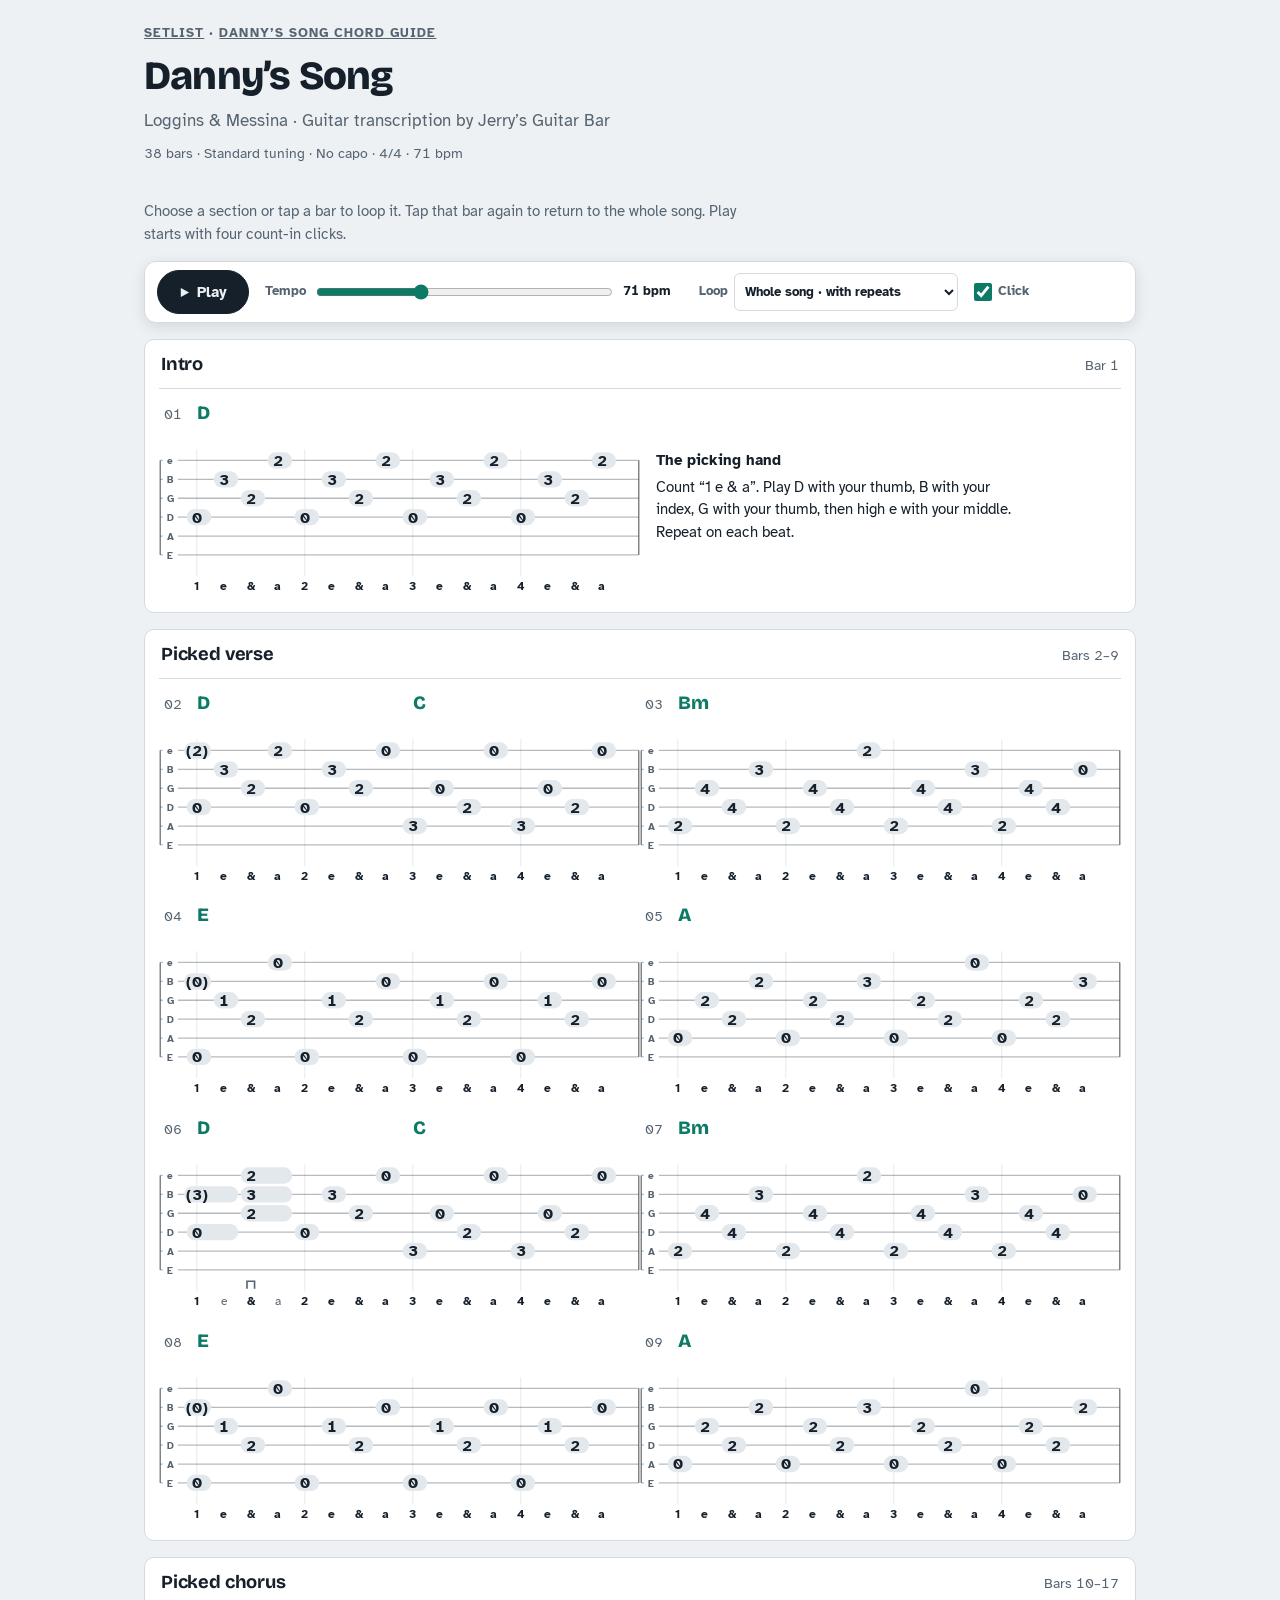
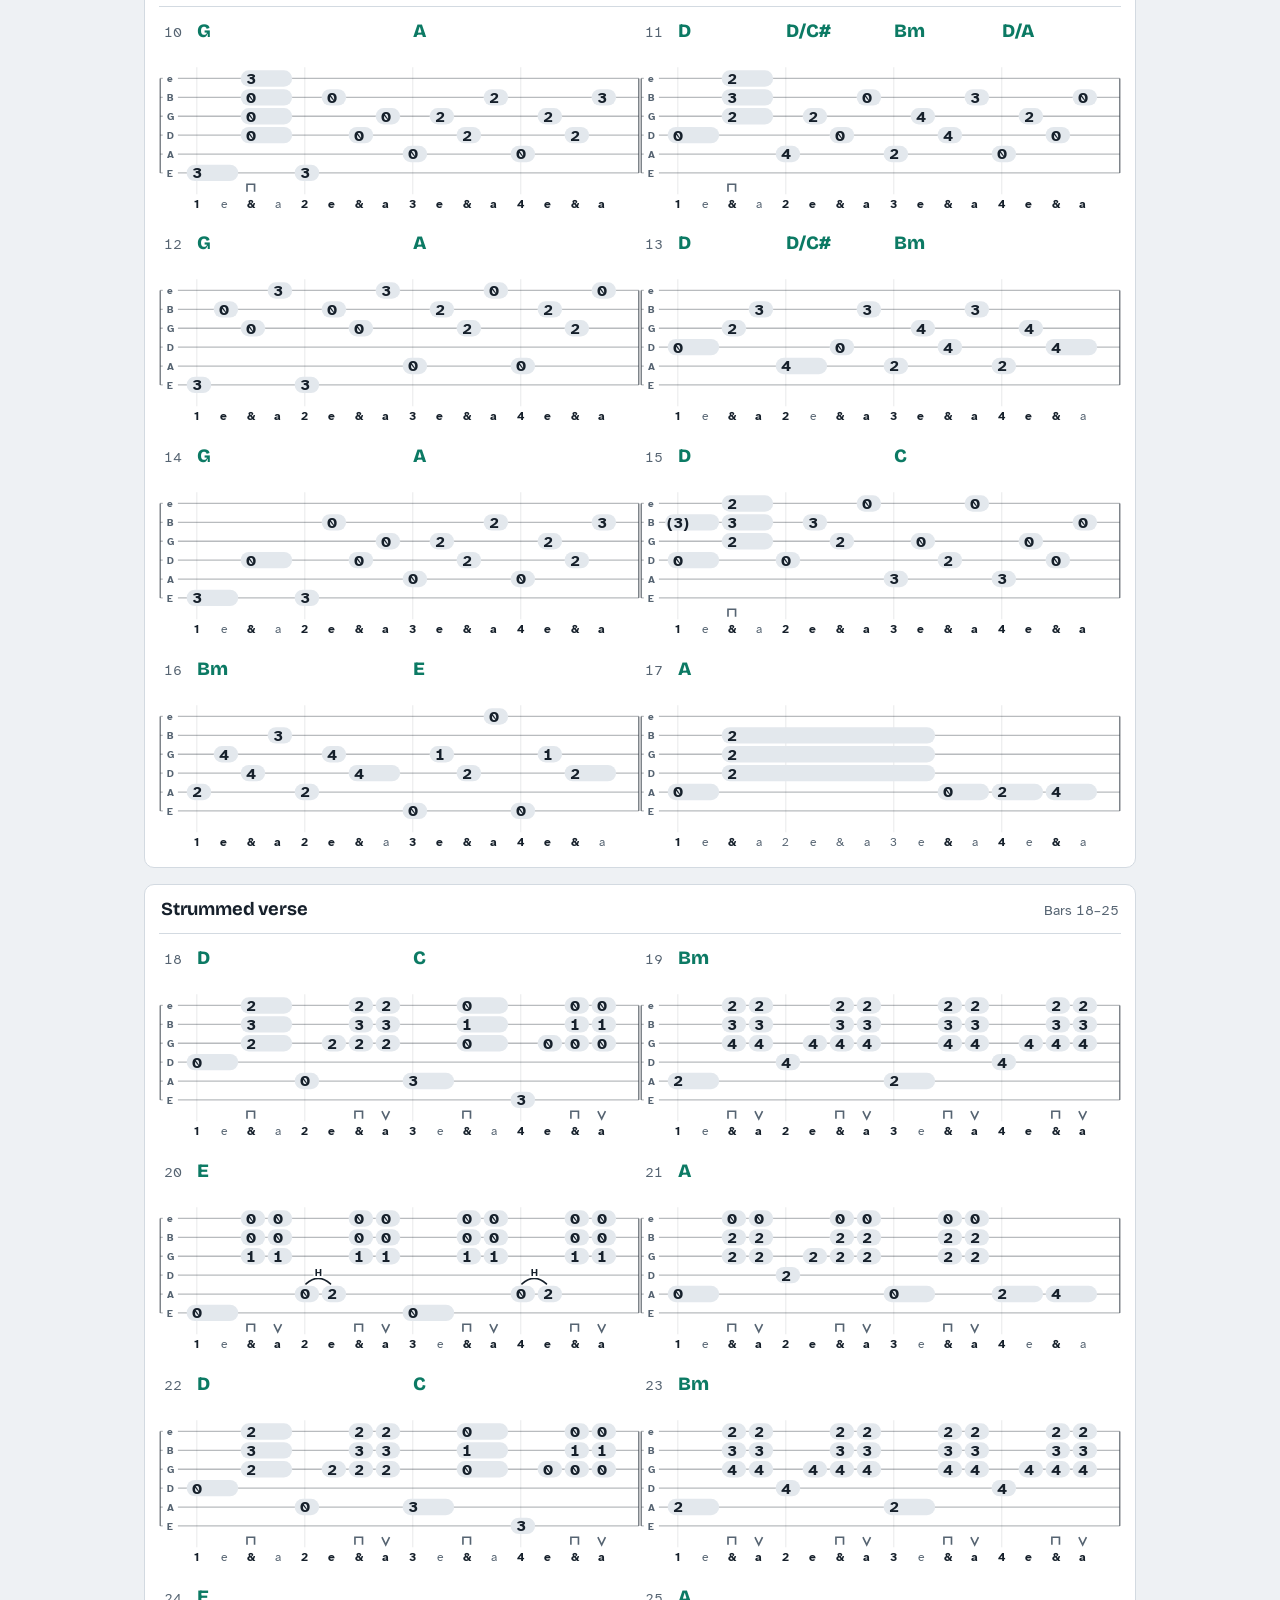
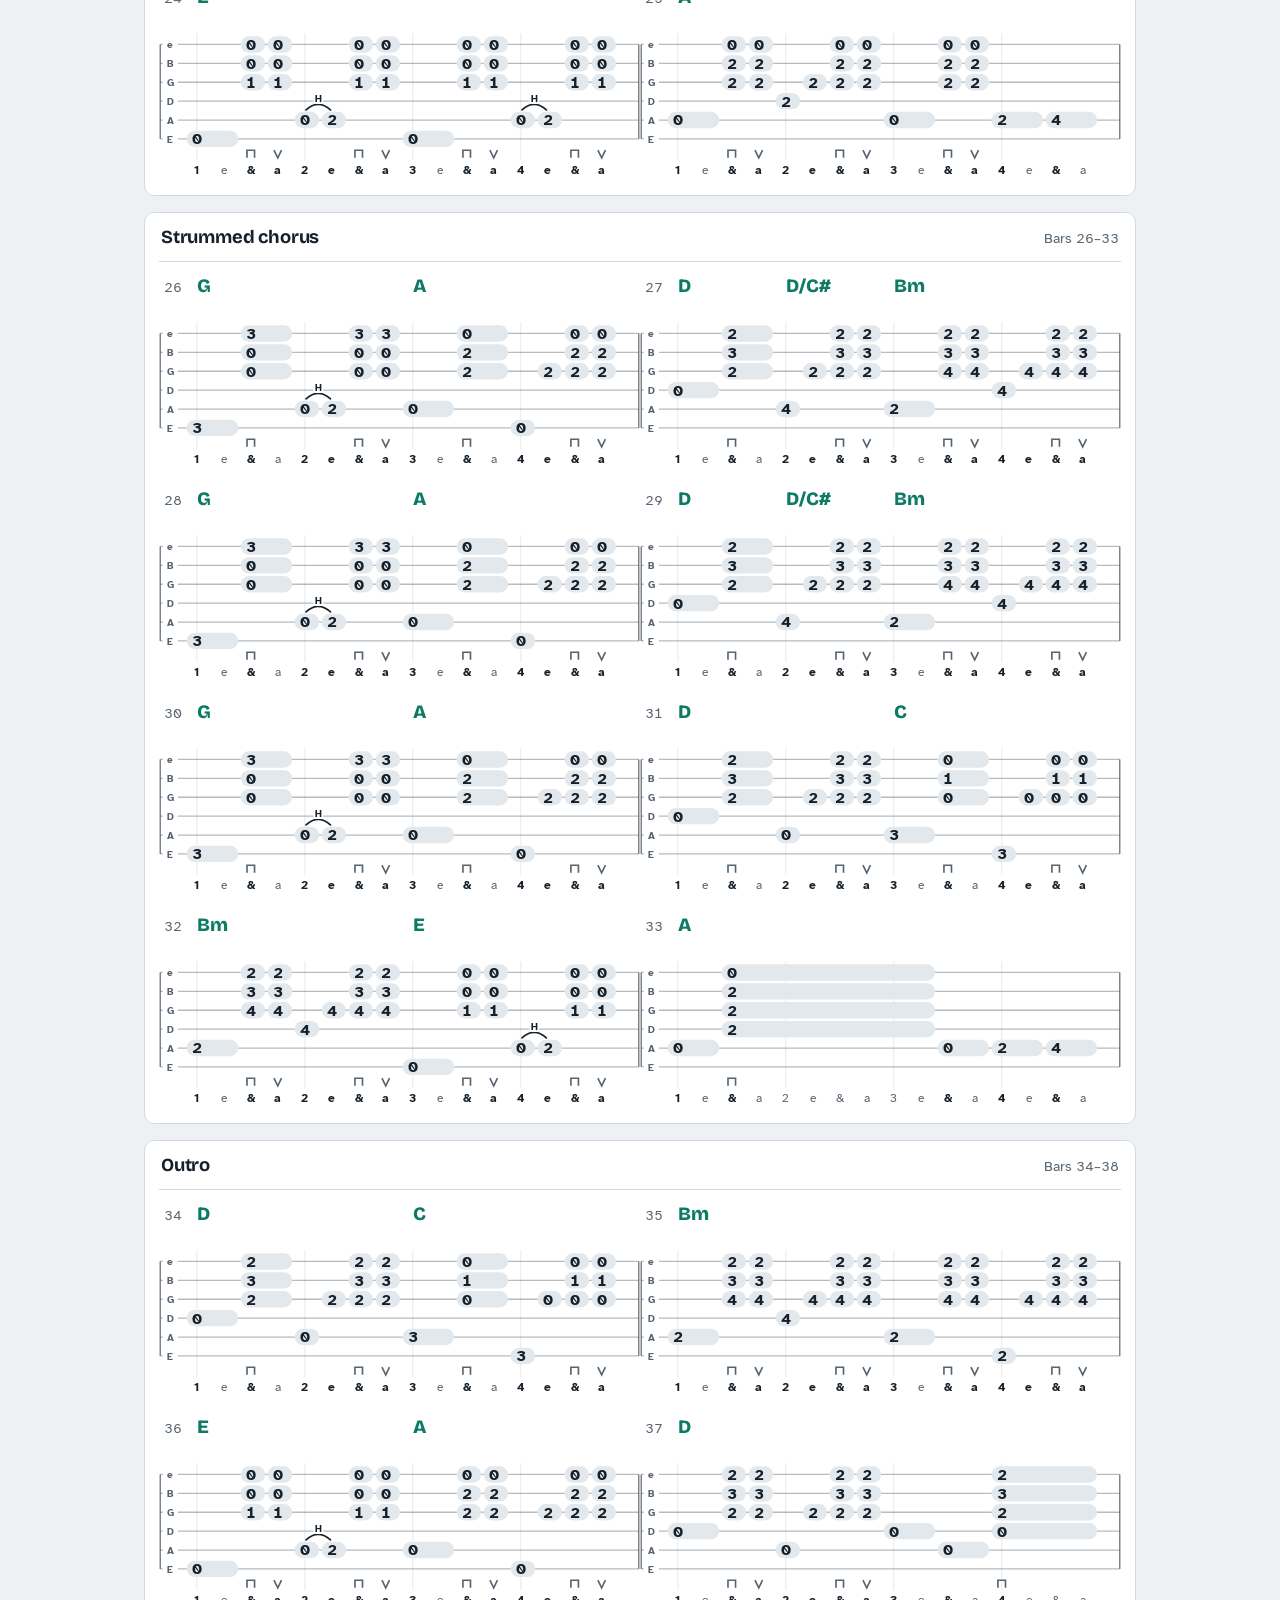
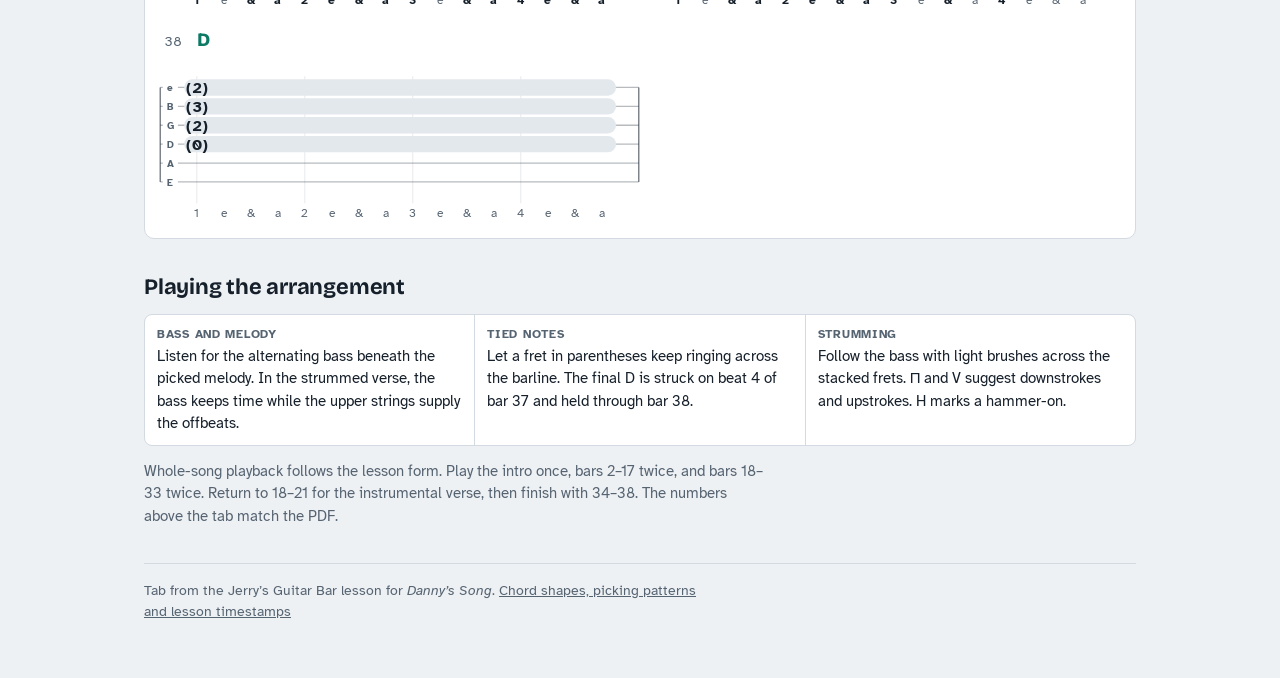
<file: dannys-song/practice/index.html>
<!DOCTYPE html>
<html lang="en">
<head>
<meta charset="utf-8">
<meta name="viewport" content="width=device-width, initial-scale=1">
<title>Danny’s Song · Interactive guitar tab</title>
<link rel="preconnect" href="https://fonts.googleapis.com">
<link rel="preconnect" href="https://fonts.gstatic.com" crossorigin>
<link href="https://fonts.googleapis.com/css2?family=Atkinson+Hyperlegible:wght@400;700&amp;family=Bricolage+Grotesque:opsz,wght@12..96,600..800&amp;display=swap" rel="stylesheet">
<style>
:root {
  --bg: #eef1f4;
  --surface: #ffffff;
  --ink: #16202b;
  --muted: #566472;
  --line: #d3dae1;
  --open: #0c7a64;
  --on-dot: #ffffff;
  --pill: #e3e8ed;
  --wash: rgb(12 122 100 / .07);
  --font-display: "Bricolage Grotesque", "Avenir Next", "Segoe UI", sans-serif;
  --font-body: "Atkinson Hyperlegible", "Helvetica Neue", Arial, sans-serif;
}
@media (prefers-color-scheme: dark) {
  :root:not([data-theme="light"]) {
    color-scheme: dark;
    --bg: #10161d; --surface: #19212b; --ink: #e9eef3; --muted: #9aa8b6; --line: #2d3946;
    --open: #5ad0b3; --on-dot: #10161d; --pill: #2b3643; --wash: rgb(90 208 179 / .09);
  }
}
:root[data-theme="dark"] {
  color-scheme: dark;
  --bg: #10161d; --surface: #19212b; --ink: #e9eef3; --muted: #9aa8b6; --line: #2d3946;
  --open: #5ad0b3; --on-dot: #10161d; --pill: #2b3643; --wash: rgb(90 208 179 / .09);
}

* { box-sizing: border-box; }
html { -webkit-text-size-adjust: 100%; }
body { margin: 0; background: var(--bg); color: var(--ink); font: 400 16px/1.5 var(--font-body); }
main { max-width: 1024px; margin: 0 auto; padding: 24px 16px 56px; display: grid; gap: 36px; }
h1, h2 { font-family: var(--font-display); text-wrap: balance; margin: 0; line-height: 1.1; }
h1 { font-size: clamp(1.75rem, 7vw, 2.5rem); font-weight: 800; letter-spacing: -0.02em; }
h2 { font-size: 1.375rem; font-weight: 700; letter-spacing: -0.01em; }
p { margin: 0; max-width: 62ch; }
a { color: inherit; }
:is(a, button, input, select, summary):focus-visible { outline: 3px solid var(--open); outline-offset: 2px; border-radius: 4px; }
section { display: grid; gap: 14px; }
header.top { display: grid; gap: 10px; }
.eyebrow { font-size: .8125rem; letter-spacing: .08em; text-transform: uppercase; color: var(--muted); font-weight: 700; }
.lede { font-size: 1.0625rem; color: var(--muted); }
.note { font-size: .9375rem; color: var(--muted); }
.sr { position: absolute; width: 1px; height: 1px; overflow: hidden; clip-path: inset(50%); white-space: nowrap; }

.passage { display: block; min-width: 0; padding: 14px; background: var(--surface); border: 1px solid var(--line); border-radius: 10px; }
.passage-head { display: flex; align-items: baseline; justify-content: space-between; gap: 12px; padding: 0 2px 12px; margin-bottom: 6px; border-bottom: 1px solid var(--line); }
.passage-head h2 { font-size: 1.15rem; }
.passage-head span, .meta { color: var(--muted); font-size: .875rem; font-variant-numeric: tabular-nums; }
.tab { display: grid; grid-template-columns: repeat(3, minmax(0, 1fr)); row-gap: 10px; }
.bar { position: relative; display: block; width: 100%; margin: 0; padding: 0; border: 0; border-radius: 6px; background: none; color: inherit; font: inherit; cursor: pointer; -webkit-tap-highlight-color: transparent; transition: opacity .15s; }
.bar svg { display: block; width: 100%; height: auto; }
.bar.out { opacity: .62; }          /* outside the part being looped */
.bar.now, .bar[aria-pressed="true"], .bar:hover { background: var(--wash); }
.bar[aria-pressed="true"] { box-shadow: inset 0 0 0 1.5px var(--open); }
svg text { font-family: var(--font-body); }
.sl { stroke: var(--ink); stroke-width: 1; opacity: .3; }
.bl { stroke: var(--ink); stroke-width: 1.2; opacity: .55; }
.guide { stroke: var(--ink); stroke-width: 1; opacity: .07; }
.bn { fill: var(--muted); font-size: 11px; font-variant-numeric: tabular-nums; }
.ch { fill: var(--open); font-family: var(--font-display); font-size: 15px; font-weight: 800; }
.pill { fill: var(--pill); }
.fr { fill: var(--ink); font-size: 13px; font-weight: 700; text-anchor: middle; font-variant-numeric: tabular-nums; }
.step.on .pill { fill: var(--open); }
.step.on .fr { fill: var(--on-dot); }
.slur { fill: none; stroke: var(--ink); stroke-width: 1.3; stroke-linecap: round; }
.tech { fill: var(--ink); font-size: 8px; font-weight: 700; text-anchor: middle; paint-order: stroke; stroke: var(--surface); stroke-width: 3px; }
.cnt { fill: var(--muted); font-size: 9.5px; text-anchor: middle; }
.cnt.hit { fill: var(--ink); font-weight: 700; opacity: 1; }
.cursor { stroke: var(--open); stroke-width: 2; stroke-linecap: round; opacity: 0; }
.bar.now .cursor { opacity: .9; }
.slab rect { fill: var(--surface); }
.slab text { fill: var(--muted); font-size: 8px; font-weight: 700; text-anchor: middle; }
.pick { stroke: var(--muted); stroke-width: 1.3; fill: none; }
.rest-tail { fill: var(--surface); stroke: var(--line); stroke-dasharray: 3 2; }
.rest-label { fill: var(--muted); font-size: 8.5px; text-anchor: middle; }
.step.on .rest-tail { stroke: var(--open); }
.step.on .rest-label { fill: var(--open); }

.practice { display: grid; gap: 16px; }
.controls { position: sticky; top: 6px; z-index: 2; display: flex; flex-wrap: wrap; align-items: center; gap: 8px 16px; padding: 8px 12px; background: var(--surface); border: 1px solid var(--line); border-radius: 12px; box-shadow: 0 4px 14px rgb(0 0 0 / .10); }
.pbtn { flex: none; display: inline-flex; align-items: center; justify-content: center; gap: 7px; min-width: 44px; min-height: 40px; padding: 0 13px; border: 1px solid var(--line); border-radius: 99px; background: transparent; color: var(--ink); font: 700 .8125rem/1 var(--font-body); font-variant-numeric: tabular-nums; cursor: pointer; -webkit-tap-highlight-color: transparent; }
.pbtn[aria-pressed="true"] { background: var(--ink); border-color: var(--ink); color: var(--bg); }
.go { min-width: 92px; min-height: 44px; background: var(--ink); border-color: var(--ink); color: var(--bg); font-size: .9375rem; }
.ico { width: 11px; height: 11px; fill: currentColor; flex: none; }
.go .ico-stop, .go[aria-pressed="true"] .ico-play { display: none; }
.go[aria-pressed="true"] .ico-stop { display: block; }
.tempo { flex: 1 1 190px; display: flex; align-items: center; gap: 8px; min-height: 40px; font-size: .8125rem; font-weight: 700; color: var(--muted); }
.tempo input { flex: 1 1 0; min-width: 0; accent-color: var(--open); }
.tempo output { min-width: 4.6em; color: var(--ink); font-variant-numeric: tabular-nums; }
.range { display: inline-flex; align-items: center; gap: 6px; color: var(--muted); font-size: .8125rem; font-weight: 700; }
.range select { min-height: 38px; max-width: 100%; border: 1px solid var(--line); border-radius: 6px; padding: 0 6px; background: var(--surface); color: var(--ink); font: inherit; }
.position { color: var(--muted); min-width: 6em; font-size: .8125rem; font-variant-numeric: tabular-nums; text-align: right; }
details { color: var(--muted); font-size: .9375rem; }
summary { color: var(--ink); font-weight: 700; cursor: pointer; width: fit-content; }
details[open] summary { margin-bottom: 10px; }
.click { display: inline-flex; align-items: center; gap: 6px; min-height: 40px; font-size: .8125rem; font-weight: 700; color: var(--muted); cursor: pointer; }
.click input { width: 18px; height: 18px; margin: 0; accent-color: var(--open); }

.facts { display: grid; grid-template-columns: repeat(auto-fit, minmax(150px, 1fr)); gap: 1px; margin: 0; background: var(--line); border: 1px solid var(--line); border-radius: 8px; overflow: hidden; }
.facts div { background: var(--surface); padding: 10px 12px; }
.facts dt { font-size: .75rem; letter-spacing: .06em; text-transform: uppercase; color: var(--muted); font-weight: 700; }
.facts dd { margin: 2px 0 0; font-size: .9375rem; }
.bars { list-style: none; margin: 0; padding: 0; display: grid; gap: 0; border-top: 1px solid var(--line); max-width: 68ch; }
.bars li { display: grid; grid-template-columns: 2.6em 3em 1fr; gap: 8px; align-items: baseline; padding: 10px 0; border-bottom: 1px solid var(--line); font-size: .9375rem; }
.bars .n { color: var(--muted); font-variant-numeric: tabular-nums; }
.bars .c { font: 800 1.0625rem/1.2 var(--font-display); color: var(--open); }
.linkrow { display: flex; flex-wrap: wrap; gap: 8px; }
.watch { display: inline-flex; align-items: center; gap: 7px; min-height: 40px; padding: 6px 14px 6px 12px; border-radius: 99px; background: var(--ink); color: var(--bg); text-decoration: none; font-size: .875rem; }
.watch b { font-variant-numeric: tabular-nums; }
.source { font-size: .875rem; color: var(--muted); border-top: 1px solid var(--line); padding-top: 16px; display: grid; gap: 8px; }
@media (max-width: 820px) {
  .tab { grid-template-columns: repeat(2, minmax(0, 1fr)); }
  .position { min-width: 0; }
}
@media (max-width: 580px) {
  main { padding: 18px 12px 38px; gap: 22px; }
  .tab { grid-template-columns: 1fr; }
  .controls { display: grid; grid-template-columns: auto minmax(0, 1fr) auto; gap: 4px 8px; }
  .tempo { grid-column: span 2; }
  .range { grid-column: span 2; justify-self: start; }
  .position { display: none; }
  .passage { padding: 11px; }
}
@media print {
  body { background: #fff; }
  .controls, .linkrow, .hint { display: none; }
  .bar.out { opacity: 1; }
  .tab { grid-template-columns: repeat(3, minmax(0, 1fr)); }
  .bar { break-inside: avoid; }
  .passage-head { break-after: avoid; }
}

.tab { grid-template-columns: repeat(2, minmax(0, 1fr)); }
.passage-head span { white-space: nowrap; }
.range { max-width: 100%; min-width: 0; }
.range select { min-width: 0; }
.pick-tip { align-self: center; padding: 12px 16px; max-width: 40ch; font-size: .95rem; }
.pick-tip p { margin-top: 4px; }
@media (max-width: 680px) { .tab { grid-template-columns: 1fr; } }
</style>
</head>
<body>
<main>
<header class="top">
  <p class="eyebrow"><a href="../../index.html">Setlist</a> · <a href="../index.html">Danny’s Song chord guide</a></p>
  <h1>Danny’s Song</h1>
  <p class="lede">Loggins &amp; Messina · Guitar transcription by Jerry’s Guitar Bar</p>
  <p class="meta">38 bars · Standard tuning · No capo · 4/4 · 71 bpm</p>
</header>
<div class="practice" role="region" aria-label="Interactive tablature">
  <p class="note hint">Choose a section or tap a bar to loop it. Tap that bar again to return to the whole song. Play starts with four count-in clicks.</p>
  <div class="controls" role="group" aria-label="Play the tab">
    <button type="button" class="pbtn go" id="go" aria-pressed="false"><svg class="ico ico-play" viewBox="0 0 12 12" aria-hidden="true"><path d="M2 1l9 5-9 5z"/></svg><svg class="ico ico-stop" viewBox="0 0 12 12" aria-hidden="true"><rect x="1.5" y="1.5" width="9" height="9" rx="1.5"/></svg><span id="go-text">Play</span></button>
    <label class="tempo"><span>Tempo</span><input type="range" id="tempo" min="40" max="130" step="1" value="71"><output id="tempo-out" for="tempo">71 bpm</output></label>
    <label class="range">Loop <select id="loop"><option value="1-38">Whole song · with repeats</option><option value="1-1" data-anchor="section-1">Intro · bar 1</option><option value="2-9" data-anchor="section-2">Picked verse · bars 2–9</option><option value="10-17" data-anchor="section-10">Picked chorus · bars 10–17</option><option value="18-25" data-anchor="section-18">Strummed verse · bars 18–25</option><option value="26-33" data-anchor="section-26">Strummed chorus · bars 26–33</option><option value="34-38" data-anchor="section-34">Outro · bars 34–38</option></select></label>
    <label class="click"><input type="checkbox" id="click" checked>Click</label>
    <span class="position" id="position"></span>
  </div>
  <section class="passage" aria-labelledby="section-1"><div class="passage-head"><h2 id="section-1">Intro</h2><span>Bar 1</span></div><div class="tab"><button type="button" class="bar" data-bar="0" aria-pressed="false" aria-label="Loop bar 1" aria-describedby="bar-words-0"><svg viewBox="0 0 382 161" aria-hidden="true" focusable="false"><line class="guide" x1="30" y1="43" x2="30" y2="144"/><line class="guide" x1="115.75" y1="43" x2="115.75" y2="144"/><line class="guide" x1="201.5" y1="43" x2="201.5" y2="144"/><line class="guide" x1="287.25" y1="43" x2="287.25" y2="144"/><line class="sl" x1="1" y1="52" x2="381" y2="52"/><g class="slab"><rect x="3" y="47" width="12" height="10"/><text x="9" y="55">e</text></g><line class="sl" x1="1" y1="67" x2="381" y2="67"/><g class="slab"><rect x="3" y="62" width="12" height="10"/><text x="9" y="70">B</text></g><line class="sl" x1="1" y1="82" x2="381" y2="82"/><g class="slab"><rect x="3" y="77" width="12" height="10"/><text x="9" y="85">G</text></g><line class="sl" x1="1" y1="97" x2="381" y2="97"/><g class="slab"><rect x="3" y="92" width="12" height="10"/><text x="9" y="100">D</text></g><line class="sl" x1="1" y1="112" x2="381" y2="112"/><g class="slab"><rect x="3" y="107" width="12" height="10"/><text x="9" y="115">A</text></g><line class="sl" x1="1" y1="127" x2="381" y2="127"/><g class="slab"><rect x="3" y="122" width="12" height="10"/><text x="9" y="130">E</text></g><line class="bl" x1="1" y1="52" x2="1" y2="127"/><line class="bl" x1="381" y1="52" x2="381" y2="127"/><text class="bn" x="4" y="19">01</text><text class="ch" x="30" y="19">D</text><g class="step" data-step="0"><rect class="pill" x="22" y="90.5" width="19.44" height="13" rx="6.5"/><text class="fr" x="30" y="101.3">0</text></g><g class="step" data-step="1"><rect class="pill" x="43.44" y="60.5" width="19.44" height="13" rx="6.5"/><text class="fr" x="51.44" y="71.3">3</text></g><g class="step" data-step="2"><rect class="pill" x="64.88" y="75.5" width="19.43" height="13" rx="6.5"/><text class="fr" x="72.88" y="86.3">2</text></g><g class="step" data-step="3"><rect class="pill" x="86.31" y="45.5" width="19.44" height="13" rx="6.5"/><text class="fr" x="94.31" y="56.3">2</text></g><g class="step" data-step="4"><rect class="pill" x="107.75" y="90.5" width="19.44" height="13" rx="6.5"/><text class="fr" x="115.75" y="101.3">0</text></g><g class="step" data-step="5"><rect class="pill" x="129.19" y="60.5" width="19.43" height="13" rx="6.5"/><text class="fr" x="137.19" y="71.3">3</text></g><g class="step" data-step="6"><rect class="pill" x="150.62" y="75.5" width="19.44" height="13" rx="6.5"/><text class="fr" x="158.62" y="86.3">2</text></g><g class="step" data-step="7"><rect class="pill" x="172.06" y="45.5" width="19.44" height="13" rx="6.5"/><text class="fr" x="180.06" y="56.3">2</text></g><g class="step" data-step="8"><rect class="pill" x="193.5" y="90.5" width="19.44" height="13" rx="6.5"/><text class="fr" x="201.5" y="101.3">0</text></g><g class="step" data-step="9"><rect class="pill" x="214.94" y="60.5" width="19.44" height="13" rx="6.5"/><text class="fr" x="222.94" y="71.3">3</text></g><g class="step" data-step="10"><rect class="pill" x="236.38" y="75.5" width="19.43" height="13" rx="6.5"/><text class="fr" x="244.38" y="86.3">2</text></g><g class="step" data-step="11"><rect class="pill" x="257.81" y="45.5" width="19.44" height="13" rx="6.5"/><text class="fr" x="265.81" y="56.3">2</text></g><g class="step" data-step="12"><rect class="pill" x="279.25" y="90.5" width="19.44" height="13" rx="6.5"/><text class="fr" x="287.25" y="101.3">0</text></g><g class="step" data-step="13"><rect class="pill" x="300.69" y="60.5" width="19.43" height="13" rx="6.5"/><text class="fr" x="308.69" y="71.3">3</text></g><g class="step" data-step="14"><rect class="pill" x="322.12" y="75.5" width="19.44" height="13" rx="6.5"/><text class="fr" x="330.12" y="86.3">2</text></g><g class="step" data-step="15"><rect class="pill" x="343.56" y="45.5" width="19.44" height="13" rx="6.5"/><text class="fr" x="351.56" y="56.3">2</text></g><text class="cnt hit" x="30" y="155">1</text><text class="cnt hit" x="51.44" y="155">e</text><text class="cnt hit" x="72.88" y="155">&amp;</text><text class="cnt hit" x="94.31" y="155">a</text><text class="cnt hit" x="115.75" y="155">2</text><text class="cnt hit" x="137.19" y="155">e</text><text class="cnt hit" x="158.62" y="155">&amp;</text><text class="cnt hit" x="180.06" y="155">a</text><text class="cnt hit" x="201.5" y="155">3</text><text class="cnt hit" x="222.94" y="155">e</text><text class="cnt hit" x="244.38" y="155">&amp;</text><text class="cnt hit" x="265.81" y="155">a</text><text class="cnt hit" x="287.25" y="155">4</text><text class="cnt hit" x="308.69" y="155">e</text><text class="cnt hit" x="330.12" y="155">&amp;</text><text class="cnt hit" x="351.56" y="155">a</text><line class="cursor" x1="30" y1="42" x2="30" y2="132"/></svg><span class="sr" id="bar-words-0">Bar 1. D. Beat 1, D string open. The e of beat 1, B string fret 3. The and of 1, G string fret 2. The a of beat 1, high E string fret 2. Beat 2, D string open. The e of beat 2, B string fret 3. The and of 2, G string fret 2. The a of beat 2, high E string fret 2. Beat 3, D string open. The e of beat 3, B string fret 3. The and of 3, G string fret 2. The a of beat 3, high E string fret 2. Beat 4, D string open. The e of beat 4, B string fret 3. The and of 4, G string fret 2. The a of beat 4, high E string fret 2.</span></button><aside class="pick-tip"><strong>The picking hand</strong><p>Count “1 e &amp; a”. Play D with your thumb, B with your index, G with your thumb, then high e with your middle. Repeat on each beat.</p></aside></div></section><section class="passage" aria-labelledby="section-2"><div class="passage-head"><h2 id="section-2">Picked verse</h2><span>Bars 2–9</span></div><div class="tab"><button type="button" class="bar" data-bar="1" aria-pressed="false" aria-label="Loop bar 2" aria-describedby="bar-words-1"><svg viewBox="0 0 382 161" aria-hidden="true" focusable="false"><line class="guide" x1="30" y1="43" x2="30" y2="144"/><line class="guide" x1="115.75" y1="43" x2="115.75" y2="144"/><line class="guide" x1="201.5" y1="43" x2="201.5" y2="144"/><line class="guide" x1="287.25" y1="43" x2="287.25" y2="144"/><line class="sl" x1="1" y1="52" x2="381" y2="52"/><g class="slab"><rect x="3" y="47" width="12" height="10"/><text x="9" y="55">e</text></g><line class="sl" x1="1" y1="67" x2="381" y2="67"/><g class="slab"><rect x="3" y="62" width="12" height="10"/><text x="9" y="70">B</text></g><line class="sl" x1="1" y1="82" x2="381" y2="82"/><g class="slab"><rect x="3" y="77" width="12" height="10"/><text x="9" y="85">G</text></g><line class="sl" x1="1" y1="97" x2="381" y2="97"/><g class="slab"><rect x="3" y="92" width="12" height="10"/><text x="9" y="100">D</text></g><line class="sl" x1="1" y1="112" x2="381" y2="112"/><g class="slab"><rect x="3" y="107" width="12" height="10"/><text x="9" y="115">A</text></g><line class="sl" x1="1" y1="127" x2="381" y2="127"/><g class="slab"><rect x="3" y="122" width="12" height="10"/><text x="9" y="130">E</text></g><line class="bl" x1="1" y1="52" x2="1" y2="127"/><line class="bl" x1="381" y1="52" x2="381" y2="127"/><text class="bn" x="4" y="19">02</text><text class="ch" x="30" y="19">D</text><text class="ch" x="201.5" y="19">C</text><g class="step" data-step="0"><rect class="pill" x="22" y="90.5" width="19.44" height="13" rx="6.5"/><text class="fr" x="30" y="101.3">0</text><rect class="pill" x="20" y="45.5" width="21.44" height="13" rx="6.5"/><text class="fr" x="30" y="56.3">(2)</text></g><g class="step" data-step="1"><rect class="pill" x="43.44" y="60.5" width="19.44" height="13" rx="6.5"/><text class="fr" x="51.44" y="71.3">3</text></g><g class="step" data-step="2"><rect class="pill" x="64.88" y="75.5" width="19.43" height="13" rx="6.5"/><text class="fr" x="72.88" y="86.3">2</text></g><g class="step" data-step="3"><rect class="pill" x="86.31" y="45.5" width="19.44" height="13" rx="6.5"/><text class="fr" x="94.31" y="56.3">2</text></g><g class="step" data-step="4"><rect class="pill" x="107.75" y="90.5" width="19.44" height="13" rx="6.5"/><text class="fr" x="115.75" y="101.3">0</text></g><g class="step" data-step="5"><rect class="pill" x="129.19" y="60.5" width="19.43" height="13" rx="6.5"/><text class="fr" x="137.19" y="71.3">3</text></g><g class="step" data-step="6"><rect class="pill" x="150.62" y="75.5" width="19.44" height="13" rx="6.5"/><text class="fr" x="158.62" y="86.3">2</text></g><g class="step" data-step="7"><rect class="pill" x="172.06" y="45.5" width="19.44" height="13" rx="6.5"/><text class="fr" x="180.06" y="56.3">0</text></g><g class="step" data-step="8"><rect class="pill" x="193.5" y="105.5" width="19.44" height="13" rx="6.5"/><text class="fr" x="201.5" y="116.3">3</text></g><g class="step" data-step="9"><rect class="pill" x="214.94" y="75.5" width="19.44" height="13" rx="6.5"/><text class="fr" x="222.94" y="86.3">0</text></g><g class="step" data-step="10"><rect class="pill" x="236.38" y="90.5" width="19.43" height="13" rx="6.5"/><text class="fr" x="244.38" y="101.3">2</text></g><g class="step" data-step="11"><rect class="pill" x="257.81" y="45.5" width="19.44" height="13" rx="6.5"/><text class="fr" x="265.81" y="56.3">0</text></g><g class="step" data-step="12"><rect class="pill" x="279.25" y="105.5" width="19.44" height="13" rx="6.5"/><text class="fr" x="287.25" y="116.3">3</text></g><g class="step" data-step="13"><rect class="pill" x="300.69" y="75.5" width="19.43" height="13" rx="6.5"/><text class="fr" x="308.69" y="86.3">0</text></g><g class="step" data-step="14"><rect class="pill" x="322.12" y="90.5" width="19.44" height="13" rx="6.5"/><text class="fr" x="330.12" y="101.3">2</text></g><g class="step" data-step="15"><rect class="pill" x="343.56" y="45.5" width="19.44" height="13" rx="6.5"/><text class="fr" x="351.56" y="56.3">0</text></g><text class="cnt hit" x="30" y="155">1</text><text class="cnt hit" x="51.44" y="155">e</text><text class="cnt hit" x="72.88" y="155">&amp;</text><text class="cnt hit" x="94.31" y="155">a</text><text class="cnt hit" x="115.75" y="155">2</text><text class="cnt hit" x="137.19" y="155">e</text><text class="cnt hit" x="158.62" y="155">&amp;</text><text class="cnt hit" x="180.06" y="155">a</text><text class="cnt hit" x="201.5" y="155">3</text><text class="cnt hit" x="222.94" y="155">e</text><text class="cnt hit" x="244.38" y="155">&amp;</text><text class="cnt hit" x="265.81" y="155">a</text><text class="cnt hit" x="287.25" y="155">4</text><text class="cnt hit" x="308.69" y="155">e</text><text class="cnt hit" x="330.12" y="155">&amp;</text><text class="cnt hit" x="351.56" y="155">a</text><line class="cursor" x1="30" y1="42" x2="30" y2="132"/></svg><span class="sr" id="bar-words-1">Bar 2. D. C on beat 3. Beat 1, D string open, hold high E string fret 2. The e of beat 1, B string fret 3. The and of 1, G string fret 2. The a of beat 1, high E string fret 2. Beat 2, D string open. The e of beat 2, B string fret 3. The and of 2, G string fret 2. The a of beat 2, high E string open. Beat 3, A string fret 3. The e of beat 3, G string open. The and of 3, D string fret 2. The a of beat 3, high E string open. Beat 4, A string fret 3. The e of beat 4, G string open. The and of 4, D string fret 2. The a of beat 4, high E string open.</span></button><button type="button" class="bar" data-bar="2" aria-pressed="false" aria-label="Loop bar 3" aria-describedby="bar-words-2"><svg viewBox="0 0 382 161" aria-hidden="true" focusable="false"><line class="guide" x1="30" y1="43" x2="30" y2="144"/><line class="guide" x1="115.75" y1="43" x2="115.75" y2="144"/><line class="guide" x1="201.5" y1="43" x2="201.5" y2="144"/><line class="guide" x1="287.25" y1="43" x2="287.25" y2="144"/><line class="sl" x1="1" y1="52" x2="381" y2="52"/><g class="slab"><rect x="3" y="47" width="12" height="10"/><text x="9" y="55">e</text></g><line class="sl" x1="1" y1="67" x2="381" y2="67"/><g class="slab"><rect x="3" y="62" width="12" height="10"/><text x="9" y="70">B</text></g><line class="sl" x1="1" y1="82" x2="381" y2="82"/><g class="slab"><rect x="3" y="77" width="12" height="10"/><text x="9" y="85">G</text></g><line class="sl" x1="1" y1="97" x2="381" y2="97"/><g class="slab"><rect x="3" y="92" width="12" height="10"/><text x="9" y="100">D</text></g><line class="sl" x1="1" y1="112" x2="381" y2="112"/><g class="slab"><rect x="3" y="107" width="12" height="10"/><text x="9" y="115">A</text></g><line class="sl" x1="1" y1="127" x2="381" y2="127"/><g class="slab"><rect x="3" y="122" width="12" height="10"/><text x="9" y="130">E</text></g><line class="bl" x1="1" y1="52" x2="1" y2="127"/><line class="bl" x1="381" y1="52" x2="381" y2="127"/><text class="bn" x="4" y="19">03</text><text class="ch" x="30" y="19">Bm</text><g class="step" data-step="0"><rect class="pill" x="22" y="105.5" width="19.44" height="13" rx="6.5"/><text class="fr" x="30" y="116.3">2</text></g><g class="step" data-step="1"><rect class="pill" x="43.44" y="75.5" width="19.44" height="13" rx="6.5"/><text class="fr" x="51.44" y="86.3">4</text></g><g class="step" data-step="2"><rect class="pill" x="64.88" y="90.5" width="19.43" height="13" rx="6.5"/><text class="fr" x="72.88" y="101.3">4</text></g><g class="step" data-step="3"><rect class="pill" x="86.31" y="60.5" width="19.44" height="13" rx="6.5"/><text class="fr" x="94.31" y="71.3">3</text></g><g class="step" data-step="4"><rect class="pill" x="107.75" y="105.5" width="19.44" height="13" rx="6.5"/><text class="fr" x="115.75" y="116.3">2</text></g><g class="step" data-step="5"><rect class="pill" x="129.19" y="75.5" width="19.43" height="13" rx="6.5"/><text class="fr" x="137.19" y="86.3">4</text></g><g class="step" data-step="6"><rect class="pill" x="150.62" y="90.5" width="19.44" height="13" rx="6.5"/><text class="fr" x="158.62" y="101.3">4</text></g><g class="step" data-step="7"><rect class="pill" x="172.06" y="45.5" width="19.44" height="13" rx="6.5"/><text class="fr" x="180.06" y="56.3">2</text></g><g class="step" data-step="8"><rect class="pill" x="193.5" y="105.5" width="19.44" height="13" rx="6.5"/><text class="fr" x="201.5" y="116.3">2</text></g><g class="step" data-step="9"><rect class="pill" x="214.94" y="75.5" width="19.44" height="13" rx="6.5"/><text class="fr" x="222.94" y="86.3">4</text></g><g class="step" data-step="10"><rect class="pill" x="236.38" y="90.5" width="19.43" height="13" rx="6.5"/><text class="fr" x="244.38" y="101.3">4</text></g><g class="step" data-step="11"><rect class="pill" x="257.81" y="60.5" width="19.44" height="13" rx="6.5"/><text class="fr" x="265.81" y="71.3">3</text></g><g class="step" data-step="12"><rect class="pill" x="279.25" y="105.5" width="19.44" height="13" rx="6.5"/><text class="fr" x="287.25" y="116.3">2</text></g><g class="step" data-step="13"><rect class="pill" x="300.69" y="75.5" width="19.43" height="13" rx="6.5"/><text class="fr" x="308.69" y="86.3">4</text></g><g class="step" data-step="14"><rect class="pill" x="322.12" y="90.5" width="19.44" height="13" rx="6.5"/><text class="fr" x="330.12" y="101.3">4</text></g><g class="step" data-step="15"><rect class="pill" x="343.56" y="60.5" width="19.44" height="13" rx="6.5"/><text class="fr" x="351.56" y="71.3">0</text></g><text class="cnt hit" x="30" y="155">1</text><text class="cnt hit" x="51.44" y="155">e</text><text class="cnt hit" x="72.88" y="155">&amp;</text><text class="cnt hit" x="94.31" y="155">a</text><text class="cnt hit" x="115.75" y="155">2</text><text class="cnt hit" x="137.19" y="155">e</text><text class="cnt hit" x="158.62" y="155">&amp;</text><text class="cnt hit" x="180.06" y="155">a</text><text class="cnt hit" x="201.5" y="155">3</text><text class="cnt hit" x="222.94" y="155">e</text><text class="cnt hit" x="244.38" y="155">&amp;</text><text class="cnt hit" x="265.81" y="155">a</text><text class="cnt hit" x="287.25" y="155">4</text><text class="cnt hit" x="308.69" y="155">e</text><text class="cnt hit" x="330.12" y="155">&amp;</text><text class="cnt hit" x="351.56" y="155">a</text><line class="cursor" x1="30" y1="42" x2="30" y2="132"/></svg><span class="sr" id="bar-words-2">Bar 3. Bm. Beat 1, A string fret 2. The e of beat 1, G string fret 4. The and of 1, D string fret 4. The a of beat 1, B string fret 3. Beat 2, A string fret 2. The e of beat 2, G string fret 4. The and of 2, D string fret 4. The a of beat 2, high E string fret 2. Beat 3, A string fret 2. The e of beat 3, G string fret 4. The and of 3, D string fret 4. The a of beat 3, B string fret 3. Beat 4, A string fret 2. The e of beat 4, G string fret 4. The and of 4, D string fret 4. The a of beat 4, B string open.</span></button><button type="button" class="bar" data-bar="3" aria-pressed="false" aria-label="Loop bar 4" aria-describedby="bar-words-3"><svg viewBox="0 0 382 161" aria-hidden="true" focusable="false"><line class="guide" x1="30" y1="43" x2="30" y2="144"/><line class="guide" x1="115.75" y1="43" x2="115.75" y2="144"/><line class="guide" x1="201.5" y1="43" x2="201.5" y2="144"/><line class="guide" x1="287.25" y1="43" x2="287.25" y2="144"/><line class="sl" x1="1" y1="52" x2="381" y2="52"/><g class="slab"><rect x="3" y="47" width="12" height="10"/><text x="9" y="55">e</text></g><line class="sl" x1="1" y1="67" x2="381" y2="67"/><g class="slab"><rect x="3" y="62" width="12" height="10"/><text x="9" y="70">B</text></g><line class="sl" x1="1" y1="82" x2="381" y2="82"/><g class="slab"><rect x="3" y="77" width="12" height="10"/><text x="9" y="85">G</text></g><line class="sl" x1="1" y1="97" x2="381" y2="97"/><g class="slab"><rect x="3" y="92" width="12" height="10"/><text x="9" y="100">D</text></g><line class="sl" x1="1" y1="112" x2="381" y2="112"/><g class="slab"><rect x="3" y="107" width="12" height="10"/><text x="9" y="115">A</text></g><line class="sl" x1="1" y1="127" x2="381" y2="127"/><g class="slab"><rect x="3" y="122" width="12" height="10"/><text x="9" y="130">E</text></g><line class="bl" x1="1" y1="52" x2="1" y2="127"/><line class="bl" x1="381" y1="52" x2="381" y2="127"/><text class="bn" x="4" y="19">04</text><text class="ch" x="30" y="19">E</text><g class="step" data-step="0"><rect class="pill" x="22" y="120.5" width="19.44" height="13" rx="6.5"/><text class="fr" x="30" y="131.3">0</text><rect class="pill" x="20" y="60.5" width="21.44" height="13" rx="6.5"/><text class="fr" x="30" y="71.3">(0)</text></g><g class="step" data-step="1"><rect class="pill" x="43.44" y="75.5" width="19.44" height="13" rx="6.5"/><text class="fr" x="51.44" y="86.3">1</text></g><g class="step" data-step="2"><rect class="pill" x="64.88" y="90.5" width="19.43" height="13" rx="6.5"/><text class="fr" x="72.88" y="101.3">2</text></g><g class="step" data-step="3"><rect class="pill" x="86.31" y="45.5" width="19.44" height="13" rx="6.5"/><text class="fr" x="94.31" y="56.3">0</text></g><g class="step" data-step="4"><rect class="pill" x="107.75" y="120.5" width="19.44" height="13" rx="6.5"/><text class="fr" x="115.75" y="131.3">0</text></g><g class="step" data-step="5"><rect class="pill" x="129.19" y="75.5" width="19.43" height="13" rx="6.5"/><text class="fr" x="137.19" y="86.3">1</text></g><g class="step" data-step="6"><rect class="pill" x="150.62" y="90.5" width="19.44" height="13" rx="6.5"/><text class="fr" x="158.62" y="101.3">2</text></g><g class="step" data-step="7"><rect class="pill" x="172.06" y="60.5" width="19.44" height="13" rx="6.5"/><text class="fr" x="180.06" y="71.3">0</text></g><g class="step" data-step="8"><rect class="pill" x="193.5" y="120.5" width="19.44" height="13" rx="6.5"/><text class="fr" x="201.5" y="131.3">0</text></g><g class="step" data-step="9"><rect class="pill" x="214.94" y="75.5" width="19.44" height="13" rx="6.5"/><text class="fr" x="222.94" y="86.3">1</text></g><g class="step" data-step="10"><rect class="pill" x="236.38" y="90.5" width="19.43" height="13" rx="6.5"/><text class="fr" x="244.38" y="101.3">2</text></g><g class="step" data-step="11"><rect class="pill" x="257.81" y="60.5" width="19.44" height="13" rx="6.5"/><text class="fr" x="265.81" y="71.3">0</text></g><g class="step" data-step="12"><rect class="pill" x="279.25" y="120.5" width="19.44" height="13" rx="6.5"/><text class="fr" x="287.25" y="131.3">0</text></g><g class="step" data-step="13"><rect class="pill" x="300.69" y="75.5" width="19.43" height="13" rx="6.5"/><text class="fr" x="308.69" y="86.3">1</text></g><g class="step" data-step="14"><rect class="pill" x="322.12" y="90.5" width="19.44" height="13" rx="6.5"/><text class="fr" x="330.12" y="101.3">2</text></g><g class="step" data-step="15"><rect class="pill" x="343.56" y="60.5" width="19.44" height="13" rx="6.5"/><text class="fr" x="351.56" y="71.3">0</text></g><text class="cnt hit" x="30" y="155">1</text><text class="cnt hit" x="51.44" y="155">e</text><text class="cnt hit" x="72.88" y="155">&amp;</text><text class="cnt hit" x="94.31" y="155">a</text><text class="cnt hit" x="115.75" y="155">2</text><text class="cnt hit" x="137.19" y="155">e</text><text class="cnt hit" x="158.62" y="155">&amp;</text><text class="cnt hit" x="180.06" y="155">a</text><text class="cnt hit" x="201.5" y="155">3</text><text class="cnt hit" x="222.94" y="155">e</text><text class="cnt hit" x="244.38" y="155">&amp;</text><text class="cnt hit" x="265.81" y="155">a</text><text class="cnt hit" x="287.25" y="155">4</text><text class="cnt hit" x="308.69" y="155">e</text><text class="cnt hit" x="330.12" y="155">&amp;</text><text class="cnt hit" x="351.56" y="155">a</text><line class="cursor" x1="30" y1="42" x2="30" y2="132"/></svg><span class="sr" id="bar-words-3">Bar 4. E. Beat 1, low E string open, hold B string open. The e of beat 1, G string fret 1. The and of 1, D string fret 2. The a of beat 1, high E string open. Beat 2, low E string open. The e of beat 2, G string fret 1. The and of 2, D string fret 2. The a of beat 2, B string open. Beat 3, low E string open. The e of beat 3, G string fret 1. The and of 3, D string fret 2. The a of beat 3, B string open. Beat 4, low E string open. The e of beat 4, G string fret 1. The and of 4, D string fret 2. The a of beat 4, B string open.</span></button><button type="button" class="bar" data-bar="4" aria-pressed="false" aria-label="Loop bar 5" aria-describedby="bar-words-4"><svg viewBox="0 0 382 161" aria-hidden="true" focusable="false"><line class="guide" x1="30" y1="43" x2="30" y2="144"/><line class="guide" x1="115.75" y1="43" x2="115.75" y2="144"/><line class="guide" x1="201.5" y1="43" x2="201.5" y2="144"/><line class="guide" x1="287.25" y1="43" x2="287.25" y2="144"/><line class="sl" x1="1" y1="52" x2="381" y2="52"/><g class="slab"><rect x="3" y="47" width="12" height="10"/><text x="9" y="55">e</text></g><line class="sl" x1="1" y1="67" x2="381" y2="67"/><g class="slab"><rect x="3" y="62" width="12" height="10"/><text x="9" y="70">B</text></g><line class="sl" x1="1" y1="82" x2="381" y2="82"/><g class="slab"><rect x="3" y="77" width="12" height="10"/><text x="9" y="85">G</text></g><line class="sl" x1="1" y1="97" x2="381" y2="97"/><g class="slab"><rect x="3" y="92" width="12" height="10"/><text x="9" y="100">D</text></g><line class="sl" x1="1" y1="112" x2="381" y2="112"/><g class="slab"><rect x="3" y="107" width="12" height="10"/><text x="9" y="115">A</text></g><line class="sl" x1="1" y1="127" x2="381" y2="127"/><g class="slab"><rect x="3" y="122" width="12" height="10"/><text x="9" y="130">E</text></g><line class="bl" x1="1" y1="52" x2="1" y2="127"/><line class="bl" x1="381" y1="52" x2="381" y2="127"/><text class="bn" x="4" y="19">05</text><text class="ch" x="30" y="19">A</text><g class="step" data-step="0"><rect class="pill" x="22" y="105.5" width="19.44" height="13" rx="6.5"/><text class="fr" x="30" y="116.3">0</text></g><g class="step" data-step="1"><rect class="pill" x="43.44" y="75.5" width="19.44" height="13" rx="6.5"/><text class="fr" x="51.44" y="86.3">2</text></g><g class="step" data-step="2"><rect class="pill" x="64.88" y="90.5" width="19.43" height="13" rx="6.5"/><text class="fr" x="72.88" y="101.3">2</text></g><g class="step" data-step="3"><rect class="pill" x="86.31" y="60.5" width="19.44" height="13" rx="6.5"/><text class="fr" x="94.31" y="71.3">2</text></g><g class="step" data-step="4"><rect class="pill" x="107.75" y="105.5" width="19.44" height="13" rx="6.5"/><text class="fr" x="115.75" y="116.3">0</text></g><g class="step" data-step="5"><rect class="pill" x="129.19" y="75.5" width="19.43" height="13" rx="6.5"/><text class="fr" x="137.19" y="86.3">2</text></g><g class="step" data-step="6"><rect class="pill" x="150.62" y="90.5" width="19.44" height="13" rx="6.5"/><text class="fr" x="158.62" y="101.3">2</text></g><g class="step" data-step="7"><rect class="pill" x="172.06" y="60.5" width="19.44" height="13" rx="6.5"/><text class="fr" x="180.06" y="71.3">3</text></g><g class="step" data-step="8"><rect class="pill" x="193.5" y="105.5" width="19.44" height="13" rx="6.5"/><text class="fr" x="201.5" y="116.3">0</text></g><g class="step" data-step="9"><rect class="pill" x="214.94" y="75.5" width="19.44" height="13" rx="6.5"/><text class="fr" x="222.94" y="86.3">2</text></g><g class="step" data-step="10"><rect class="pill" x="236.38" y="90.5" width="19.43" height="13" rx="6.5"/><text class="fr" x="244.38" y="101.3">2</text></g><g class="step" data-step="11"><rect class="pill" x="257.81" y="45.5" width="19.44" height="13" rx="6.5"/><text class="fr" x="265.81" y="56.3">0</text></g><g class="step" data-step="12"><rect class="pill" x="279.25" y="105.5" width="19.44" height="13" rx="6.5"/><text class="fr" x="287.25" y="116.3">0</text></g><g class="step" data-step="13"><rect class="pill" x="300.69" y="75.5" width="19.43" height="13" rx="6.5"/><text class="fr" x="308.69" y="86.3">2</text></g><g class="step" data-step="14"><rect class="pill" x="322.12" y="90.5" width="19.44" height="13" rx="6.5"/><text class="fr" x="330.12" y="101.3">2</text></g><g class="step" data-step="15"><rect class="pill" x="343.56" y="60.5" width="19.44" height="13" rx="6.5"/><text class="fr" x="351.56" y="71.3">3</text></g><text class="cnt hit" x="30" y="155">1</text><text class="cnt hit" x="51.44" y="155">e</text><text class="cnt hit" x="72.88" y="155">&amp;</text><text class="cnt hit" x="94.31" y="155">a</text><text class="cnt hit" x="115.75" y="155">2</text><text class="cnt hit" x="137.19" y="155">e</text><text class="cnt hit" x="158.62" y="155">&amp;</text><text class="cnt hit" x="180.06" y="155">a</text><text class="cnt hit" x="201.5" y="155">3</text><text class="cnt hit" x="222.94" y="155">e</text><text class="cnt hit" x="244.38" y="155">&amp;</text><text class="cnt hit" x="265.81" y="155">a</text><text class="cnt hit" x="287.25" y="155">4</text><text class="cnt hit" x="308.69" y="155">e</text><text class="cnt hit" x="330.12" y="155">&amp;</text><text class="cnt hit" x="351.56" y="155">a</text><line class="cursor" x1="30" y1="42" x2="30" y2="132"/></svg><span class="sr" id="bar-words-4">Bar 5. A. Beat 1, A string open. The e of beat 1, G string fret 2. The and of 1, D string fret 2. The a of beat 1, B string fret 2. Beat 2, A string open. The e of beat 2, G string fret 2. The and of 2, D string fret 2. The a of beat 2, B string fret 3. Beat 3, A string open. The e of beat 3, G string fret 2. The and of 3, D string fret 2. The a of beat 3, high E string open. Beat 4, A string open. The e of beat 4, G string fret 2. The and of 4, D string fret 2. The a of beat 4, B string fret 3.</span></button><button type="button" class="bar" data-bar="5" aria-pressed="false" aria-label="Loop bar 6" aria-describedby="bar-words-5"><svg viewBox="0 0 382 161" aria-hidden="true" focusable="false"><line class="guide" x1="30" y1="43" x2="30" y2="144"/><line class="guide" x1="115.75" y1="43" x2="115.75" y2="144"/><line class="guide" x1="201.5" y1="43" x2="201.5" y2="144"/><line class="guide" x1="287.25" y1="43" x2="287.25" y2="144"/><line class="sl" x1="1" y1="52" x2="381" y2="52"/><g class="slab"><rect x="3" y="47" width="12" height="10"/><text x="9" y="55">e</text></g><line class="sl" x1="1" y1="67" x2="381" y2="67"/><g class="slab"><rect x="3" y="62" width="12" height="10"/><text x="9" y="70">B</text></g><line class="sl" x1="1" y1="82" x2="381" y2="82"/><g class="slab"><rect x="3" y="77" width="12" height="10"/><text x="9" y="85">G</text></g><line class="sl" x1="1" y1="97" x2="381" y2="97"/><g class="slab"><rect x="3" y="92" width="12" height="10"/><text x="9" y="100">D</text></g><line class="sl" x1="1" y1="112" x2="381" y2="112"/><g class="slab"><rect x="3" y="107" width="12" height="10"/><text x="9" y="115">A</text></g><line class="sl" x1="1" y1="127" x2="381" y2="127"/><g class="slab"><rect x="3" y="122" width="12" height="10"/><text x="9" y="130">E</text></g><line class="bl" x1="1" y1="52" x2="1" y2="127"/><line class="bl" x1="381" y1="52" x2="381" y2="127"/><text class="bn" x="4" y="19">06</text><text class="ch" x="30" y="19">D</text><text class="ch" x="201.5" y="19">C</text><g class="step" data-step="0"><rect class="pill" x="22" y="90.5" width="40.88" height="13" rx="6.5"/><text class="fr" x="30" y="101.3">0</text><rect class="pill" x="20" y="60.5" width="42.88" height="13" rx="6.5"/><text class="fr" x="30" y="71.3">(3)</text></g><g class="step" data-step="1"><rect class="pill" x="64.88" y="75.5" width="40.87" height="13" rx="6.5"/><text class="fr" x="72.88" y="86.3">2</text><rect class="pill" x="64.88" y="60.5" width="40.87" height="13" rx="6.5"/><text class="fr" x="72.88" y="71.3">3</text><rect class="pill" x="64.88" y="45.5" width="40.87" height="13" rx="6.5"/><text class="fr" x="72.88" y="56.3">2</text><path class="pick" transform="translate(72.88 139)" d="M-3 3v-6h6v6"/></g><g class="step" data-step="2"><rect class="pill" x="107.75" y="90.5" width="19.44" height="13" rx="6.5"/><text class="fr" x="115.75" y="101.3">0</text></g><g class="step" data-step="3"><rect class="pill" x="129.19" y="60.5" width="19.43" height="13" rx="6.5"/><text class="fr" x="137.19" y="71.3">3</text></g><g class="step" data-step="4"><rect class="pill" x="150.62" y="75.5" width="19.44" height="13" rx="6.5"/><text class="fr" x="158.62" y="86.3">2</text></g><g class="step" data-step="5"><rect class="pill" x="172.06" y="45.5" width="19.44" height="13" rx="6.5"/><text class="fr" x="180.06" y="56.3">0</text></g><g class="step" data-step="6"><rect class="pill" x="193.5" y="105.5" width="19.44" height="13" rx="6.5"/><text class="fr" x="201.5" y="116.3">3</text></g><g class="step" data-step="7"><rect class="pill" x="214.94" y="75.5" width="19.44" height="13" rx="6.5"/><text class="fr" x="222.94" y="86.3">0</text></g><g class="step" data-step="8"><rect class="pill" x="236.38" y="90.5" width="19.43" height="13" rx="6.5"/><text class="fr" x="244.38" y="101.3">2</text></g><g class="step" data-step="9"><rect class="pill" x="257.81" y="45.5" width="19.44" height="13" rx="6.5"/><text class="fr" x="265.81" y="56.3">0</text></g><g class="step" data-step="10"><rect class="pill" x="279.25" y="105.5" width="19.44" height="13" rx="6.5"/><text class="fr" x="287.25" y="116.3">3</text></g><g class="step" data-step="11"><rect class="pill" x="300.69" y="75.5" width="19.43" height="13" rx="6.5"/><text class="fr" x="308.69" y="86.3">0</text></g><g class="step" data-step="12"><rect class="pill" x="322.12" y="90.5" width="19.44" height="13" rx="6.5"/><text class="fr" x="330.12" y="101.3">2</text></g><g class="step" data-step="13"><rect class="pill" x="343.56" y="45.5" width="19.44" height="13" rx="6.5"/><text class="fr" x="351.56" y="56.3">0</text></g><text class="cnt hit" x="30" y="155">1</text><text class="cnt" x="51.44" y="155">e</text><text class="cnt hit" x="72.88" y="155">&amp;</text><text class="cnt" x="94.31" y="155">a</text><text class="cnt hit" x="115.75" y="155">2</text><text class="cnt hit" x="137.19" y="155">e</text><text class="cnt hit" x="158.62" y="155">&amp;</text><text class="cnt hit" x="180.06" y="155">a</text><text class="cnt hit" x="201.5" y="155">3</text><text class="cnt hit" x="222.94" y="155">e</text><text class="cnt hit" x="244.38" y="155">&amp;</text><text class="cnt hit" x="265.81" y="155">a</text><text class="cnt hit" x="287.25" y="155">4</text><text class="cnt hit" x="308.69" y="155">e</text><text class="cnt hit" x="330.12" y="155">&amp;</text><text class="cnt hit" x="351.56" y="155">a</text><line class="cursor" x1="30" y1="42" x2="30" y2="132"/></svg><span class="sr" id="bar-words-5">Bar 6. D. C on beat 3. Beat 1, D string open, hold B string fret 3. The and of 1, G string fret 2 with B string fret 3 with high E string fret 2, downstroke. Beat 2, D string open. The e of beat 2, B string fret 3. The and of 2, G string fret 2. The a of beat 2, high E string open. Beat 3, A string fret 3. The e of beat 3, G string open. The and of 3, D string fret 2. The a of beat 3, high E string open. Beat 4, A string fret 3. The e of beat 4, G string open. The and of 4, D string fret 2. The a of beat 4, high E string open.</span></button><button type="button" class="bar" data-bar="6" aria-pressed="false" aria-label="Loop bar 7" aria-describedby="bar-words-6"><svg viewBox="0 0 382 161" aria-hidden="true" focusable="false"><line class="guide" x1="30" y1="43" x2="30" y2="144"/><line class="guide" x1="115.75" y1="43" x2="115.75" y2="144"/><line class="guide" x1="201.5" y1="43" x2="201.5" y2="144"/><line class="guide" x1="287.25" y1="43" x2="287.25" y2="144"/><line class="sl" x1="1" y1="52" x2="381" y2="52"/><g class="slab"><rect x="3" y="47" width="12" height="10"/><text x="9" y="55">e</text></g><line class="sl" x1="1" y1="67" x2="381" y2="67"/><g class="slab"><rect x="3" y="62" width="12" height="10"/><text x="9" y="70">B</text></g><line class="sl" x1="1" y1="82" x2="381" y2="82"/><g class="slab"><rect x="3" y="77" width="12" height="10"/><text x="9" y="85">G</text></g><line class="sl" x1="1" y1="97" x2="381" y2="97"/><g class="slab"><rect x="3" y="92" width="12" height="10"/><text x="9" y="100">D</text></g><line class="sl" x1="1" y1="112" x2="381" y2="112"/><g class="slab"><rect x="3" y="107" width="12" height="10"/><text x="9" y="115">A</text></g><line class="sl" x1="1" y1="127" x2="381" y2="127"/><g class="slab"><rect x="3" y="122" width="12" height="10"/><text x="9" y="130">E</text></g><line class="bl" x1="1" y1="52" x2="1" y2="127"/><line class="bl" x1="381" y1="52" x2="381" y2="127"/><text class="bn" x="4" y="19">07</text><text class="ch" x="30" y="19">Bm</text><g class="step" data-step="0"><rect class="pill" x="22" y="105.5" width="19.44" height="13" rx="6.5"/><text class="fr" x="30" y="116.3">2</text></g><g class="step" data-step="1"><rect class="pill" x="43.44" y="75.5" width="19.44" height="13" rx="6.5"/><text class="fr" x="51.44" y="86.3">4</text></g><g class="step" data-step="2"><rect class="pill" x="64.88" y="90.5" width="19.43" height="13" rx="6.5"/><text class="fr" x="72.88" y="101.3">4</text></g><g class="step" data-step="3"><rect class="pill" x="86.31" y="60.5" width="19.44" height="13" rx="6.5"/><text class="fr" x="94.31" y="71.3">3</text></g><g class="step" data-step="4"><rect class="pill" x="107.75" y="105.5" width="19.44" height="13" rx="6.5"/><text class="fr" x="115.75" y="116.3">2</text></g><g class="step" data-step="5"><rect class="pill" x="129.19" y="75.5" width="19.43" height="13" rx="6.5"/><text class="fr" x="137.19" y="86.3">4</text></g><g class="step" data-step="6"><rect class="pill" x="150.62" y="90.5" width="19.44" height="13" rx="6.5"/><text class="fr" x="158.62" y="101.3">4</text></g><g class="step" data-step="7"><rect class="pill" x="172.06" y="45.5" width="19.44" height="13" rx="6.5"/><text class="fr" x="180.06" y="56.3">2</text></g><g class="step" data-step="8"><rect class="pill" x="193.5" y="105.5" width="19.44" height="13" rx="6.5"/><text class="fr" x="201.5" y="116.3">2</text></g><g class="step" data-step="9"><rect class="pill" x="214.94" y="75.5" width="19.44" height="13" rx="6.5"/><text class="fr" x="222.94" y="86.3">4</text></g><g class="step" data-step="10"><rect class="pill" x="236.38" y="90.5" width="19.43" height="13" rx="6.5"/><text class="fr" x="244.38" y="101.3">4</text></g><g class="step" data-step="11"><rect class="pill" x="257.81" y="60.5" width="19.44" height="13" rx="6.5"/><text class="fr" x="265.81" y="71.3">3</text></g><g class="step" data-step="12"><rect class="pill" x="279.25" y="105.5" width="19.44" height="13" rx="6.5"/><text class="fr" x="287.25" y="116.3">2</text></g><g class="step" data-step="13"><rect class="pill" x="300.69" y="75.5" width="19.43" height="13" rx="6.5"/><text class="fr" x="308.69" y="86.3">4</text></g><g class="step" data-step="14"><rect class="pill" x="322.12" y="90.5" width="19.44" height="13" rx="6.5"/><text class="fr" x="330.12" y="101.3">4</text></g><g class="step" data-step="15"><rect class="pill" x="343.56" y="60.5" width="19.44" height="13" rx="6.5"/><text class="fr" x="351.56" y="71.3">0</text></g><text class="cnt hit" x="30" y="155">1</text><text class="cnt hit" x="51.44" y="155">e</text><text class="cnt hit" x="72.88" y="155">&amp;</text><text class="cnt hit" x="94.31" y="155">a</text><text class="cnt hit" x="115.75" y="155">2</text><text class="cnt hit" x="137.19" y="155">e</text><text class="cnt hit" x="158.62" y="155">&amp;</text><text class="cnt hit" x="180.06" y="155">a</text><text class="cnt hit" x="201.5" y="155">3</text><text class="cnt hit" x="222.94" y="155">e</text><text class="cnt hit" x="244.38" y="155">&amp;</text><text class="cnt hit" x="265.81" y="155">a</text><text class="cnt hit" x="287.25" y="155">4</text><text class="cnt hit" x="308.69" y="155">e</text><text class="cnt hit" x="330.12" y="155">&amp;</text><text class="cnt hit" x="351.56" y="155">a</text><line class="cursor" x1="30" y1="42" x2="30" y2="132"/></svg><span class="sr" id="bar-words-6">Bar 7. Bm. Beat 1, A string fret 2. The e of beat 1, G string fret 4. The and of 1, D string fret 4. The a of beat 1, B string fret 3. Beat 2, A string fret 2. The e of beat 2, G string fret 4. The and of 2, D string fret 4. The a of beat 2, high E string fret 2. Beat 3, A string fret 2. The e of beat 3, G string fret 4. The and of 3, D string fret 4. The a of beat 3, B string fret 3. Beat 4, A string fret 2. The e of beat 4, G string fret 4. The and of 4, D string fret 4. The a of beat 4, B string open.</span></button><button type="button" class="bar" data-bar="7" aria-pressed="false" aria-label="Loop bar 8" aria-describedby="bar-words-7"><svg viewBox="0 0 382 161" aria-hidden="true" focusable="false"><line class="guide" x1="30" y1="43" x2="30" y2="144"/><line class="guide" x1="115.75" y1="43" x2="115.75" y2="144"/><line class="guide" x1="201.5" y1="43" x2="201.5" y2="144"/><line class="guide" x1="287.25" y1="43" x2="287.25" y2="144"/><line class="sl" x1="1" y1="52" x2="381" y2="52"/><g class="slab"><rect x="3" y="47" width="12" height="10"/><text x="9" y="55">e</text></g><line class="sl" x1="1" y1="67" x2="381" y2="67"/><g class="slab"><rect x="3" y="62" width="12" height="10"/><text x="9" y="70">B</text></g><line class="sl" x1="1" y1="82" x2="381" y2="82"/><g class="slab"><rect x="3" y="77" width="12" height="10"/><text x="9" y="85">G</text></g><line class="sl" x1="1" y1="97" x2="381" y2="97"/><g class="slab"><rect x="3" y="92" width="12" height="10"/><text x="9" y="100">D</text></g><line class="sl" x1="1" y1="112" x2="381" y2="112"/><g class="slab"><rect x="3" y="107" width="12" height="10"/><text x="9" y="115">A</text></g><line class="sl" x1="1" y1="127" x2="381" y2="127"/><g class="slab"><rect x="3" y="122" width="12" height="10"/><text x="9" y="130">E</text></g><line class="bl" x1="1" y1="52" x2="1" y2="127"/><line class="bl" x1="381" y1="52" x2="381" y2="127"/><text class="bn" x="4" y="19">08</text><text class="ch" x="30" y="19">E</text><g class="step" data-step="0"><rect class="pill" x="22" y="120.5" width="19.44" height="13" rx="6.5"/><text class="fr" x="30" y="131.3">0</text><rect class="pill" x="20" y="60.5" width="21.44" height="13" rx="6.5"/><text class="fr" x="30" y="71.3">(0)</text></g><g class="step" data-step="1"><rect class="pill" x="43.44" y="75.5" width="19.44" height="13" rx="6.5"/><text class="fr" x="51.44" y="86.3">1</text></g><g class="step" data-step="2"><rect class="pill" x="64.88" y="90.5" width="19.43" height="13" rx="6.5"/><text class="fr" x="72.88" y="101.3">2</text></g><g class="step" data-step="3"><rect class="pill" x="86.31" y="45.5" width="19.44" height="13" rx="6.5"/><text class="fr" x="94.31" y="56.3">0</text></g><g class="step" data-step="4"><rect class="pill" x="107.75" y="120.5" width="19.44" height="13" rx="6.5"/><text class="fr" x="115.75" y="131.3">0</text></g><g class="step" data-step="5"><rect class="pill" x="129.19" y="75.5" width="19.43" height="13" rx="6.5"/><text class="fr" x="137.19" y="86.3">1</text></g><g class="step" data-step="6"><rect class="pill" x="150.62" y="90.5" width="19.44" height="13" rx="6.5"/><text class="fr" x="158.62" y="101.3">2</text></g><g class="step" data-step="7"><rect class="pill" x="172.06" y="60.5" width="19.44" height="13" rx="6.5"/><text class="fr" x="180.06" y="71.3">0</text></g><g class="step" data-step="8"><rect class="pill" x="193.5" y="120.5" width="19.44" height="13" rx="6.5"/><text class="fr" x="201.5" y="131.3">0</text></g><g class="step" data-step="9"><rect class="pill" x="214.94" y="75.5" width="19.44" height="13" rx="6.5"/><text class="fr" x="222.94" y="86.3">1</text></g><g class="step" data-step="10"><rect class="pill" x="236.38" y="90.5" width="19.43" height="13" rx="6.5"/><text class="fr" x="244.38" y="101.3">2</text></g><g class="step" data-step="11"><rect class="pill" x="257.81" y="60.5" width="19.44" height="13" rx="6.5"/><text class="fr" x="265.81" y="71.3">0</text></g><g class="step" data-step="12"><rect class="pill" x="279.25" y="120.5" width="19.44" height="13" rx="6.5"/><text class="fr" x="287.25" y="131.3">0</text></g><g class="step" data-step="13"><rect class="pill" x="300.69" y="75.5" width="19.43" height="13" rx="6.5"/><text class="fr" x="308.69" y="86.3">1</text></g><g class="step" data-step="14"><rect class="pill" x="322.12" y="90.5" width="19.44" height="13" rx="6.5"/><text class="fr" x="330.12" y="101.3">2</text></g><g class="step" data-step="15"><rect class="pill" x="343.56" y="60.5" width="19.44" height="13" rx="6.5"/><text class="fr" x="351.56" y="71.3">0</text></g><text class="cnt hit" x="30" y="155">1</text><text class="cnt hit" x="51.44" y="155">e</text><text class="cnt hit" x="72.88" y="155">&amp;</text><text class="cnt hit" x="94.31" y="155">a</text><text class="cnt hit" x="115.75" y="155">2</text><text class="cnt hit" x="137.19" y="155">e</text><text class="cnt hit" x="158.62" y="155">&amp;</text><text class="cnt hit" x="180.06" y="155">a</text><text class="cnt hit" x="201.5" y="155">3</text><text class="cnt hit" x="222.94" y="155">e</text><text class="cnt hit" x="244.38" y="155">&amp;</text><text class="cnt hit" x="265.81" y="155">a</text><text class="cnt hit" x="287.25" y="155">4</text><text class="cnt hit" x="308.69" y="155">e</text><text class="cnt hit" x="330.12" y="155">&amp;</text><text class="cnt hit" x="351.56" y="155">a</text><line class="cursor" x1="30" y1="42" x2="30" y2="132"/></svg><span class="sr" id="bar-words-7">Bar 8. E. Beat 1, low E string open, hold B string open. The e of beat 1, G string fret 1. The and of 1, D string fret 2. The a of beat 1, high E string open. Beat 2, low E string open. The e of beat 2, G string fret 1. The and of 2, D string fret 2. The a of beat 2, B string open. Beat 3, low E string open. The e of beat 3, G string fret 1. The and of 3, D string fret 2. The a of beat 3, B string open. Beat 4, low E string open. The e of beat 4, G string fret 1. The and of 4, D string fret 2. The a of beat 4, B string open.</span></button><button type="button" class="bar" data-bar="8" aria-pressed="false" aria-label="Loop bar 9" aria-describedby="bar-words-8"><svg viewBox="0 0 382 161" aria-hidden="true" focusable="false"><line class="guide" x1="30" y1="43" x2="30" y2="144"/><line class="guide" x1="115.75" y1="43" x2="115.75" y2="144"/><line class="guide" x1="201.5" y1="43" x2="201.5" y2="144"/><line class="guide" x1="287.25" y1="43" x2="287.25" y2="144"/><line class="sl" x1="1" y1="52" x2="381" y2="52"/><g class="slab"><rect x="3" y="47" width="12" height="10"/><text x="9" y="55">e</text></g><line class="sl" x1="1" y1="67" x2="381" y2="67"/><g class="slab"><rect x="3" y="62" width="12" height="10"/><text x="9" y="70">B</text></g><line class="sl" x1="1" y1="82" x2="381" y2="82"/><g class="slab"><rect x="3" y="77" width="12" height="10"/><text x="9" y="85">G</text></g><line class="sl" x1="1" y1="97" x2="381" y2="97"/><g class="slab"><rect x="3" y="92" width="12" height="10"/><text x="9" y="100">D</text></g><line class="sl" x1="1" y1="112" x2="381" y2="112"/><g class="slab"><rect x="3" y="107" width="12" height="10"/><text x="9" y="115">A</text></g><line class="sl" x1="1" y1="127" x2="381" y2="127"/><g class="slab"><rect x="3" y="122" width="12" height="10"/><text x="9" y="130">E</text></g><line class="bl" x1="1" y1="52" x2="1" y2="127"/><line class="bl" x1="381" y1="52" x2="381" y2="127"/><text class="bn" x="4" y="19">09</text><text class="ch" x="30" y="19">A</text><g class="step" data-step="0"><rect class="pill" x="22" y="105.5" width="19.44" height="13" rx="6.5"/><text class="fr" x="30" y="116.3">0</text></g><g class="step" data-step="1"><rect class="pill" x="43.44" y="75.5" width="19.44" height="13" rx="6.5"/><text class="fr" x="51.44" y="86.3">2</text></g><g class="step" data-step="2"><rect class="pill" x="64.88" y="90.5" width="19.43" height="13" rx="6.5"/><text class="fr" x="72.88" y="101.3">2</text></g><g class="step" data-step="3"><rect class="pill" x="86.31" y="60.5" width="19.44" height="13" rx="6.5"/><text class="fr" x="94.31" y="71.3">2</text></g><g class="step" data-step="4"><rect class="pill" x="107.75" y="105.5" width="19.44" height="13" rx="6.5"/><text class="fr" x="115.75" y="116.3">0</text></g><g class="step" data-step="5"><rect class="pill" x="129.19" y="75.5" width="19.43" height="13" rx="6.5"/><text class="fr" x="137.19" y="86.3">2</text></g><g class="step" data-step="6"><rect class="pill" x="150.62" y="90.5" width="19.44" height="13" rx="6.5"/><text class="fr" x="158.62" y="101.3">2</text></g><g class="step" data-step="7"><rect class="pill" x="172.06" y="60.5" width="19.44" height="13" rx="6.5"/><text class="fr" x="180.06" y="71.3">3</text></g><g class="step" data-step="8"><rect class="pill" x="193.5" y="105.5" width="19.44" height="13" rx="6.5"/><text class="fr" x="201.5" y="116.3">0</text></g><g class="step" data-step="9"><rect class="pill" x="214.94" y="75.5" width="19.44" height="13" rx="6.5"/><text class="fr" x="222.94" y="86.3">2</text></g><g class="step" data-step="10"><rect class="pill" x="236.38" y="90.5" width="19.43" height="13" rx="6.5"/><text class="fr" x="244.38" y="101.3">2</text></g><g class="step" data-step="11"><rect class="pill" x="257.81" y="45.5" width="19.44" height="13" rx="6.5"/><text class="fr" x="265.81" y="56.3">0</text></g><g class="step" data-step="12"><rect class="pill" x="279.25" y="105.5" width="19.44" height="13" rx="6.5"/><text class="fr" x="287.25" y="116.3">0</text></g><g class="step" data-step="13"><rect class="pill" x="300.69" y="75.5" width="19.43" height="13" rx="6.5"/><text class="fr" x="308.69" y="86.3">2</text></g><g class="step" data-step="14"><rect class="pill" x="322.12" y="90.5" width="19.44" height="13" rx="6.5"/><text class="fr" x="330.12" y="101.3">2</text></g><g class="step" data-step="15"><rect class="pill" x="343.56" y="60.5" width="19.44" height="13" rx="6.5"/><text class="fr" x="351.56" y="71.3">2</text></g><text class="cnt hit" x="30" y="155">1</text><text class="cnt hit" x="51.44" y="155">e</text><text class="cnt hit" x="72.88" y="155">&amp;</text><text class="cnt hit" x="94.31" y="155">a</text><text class="cnt hit" x="115.75" y="155">2</text><text class="cnt hit" x="137.19" y="155">e</text><text class="cnt hit" x="158.62" y="155">&amp;</text><text class="cnt hit" x="180.06" y="155">a</text><text class="cnt hit" x="201.5" y="155">3</text><text class="cnt hit" x="222.94" y="155">e</text><text class="cnt hit" x="244.38" y="155">&amp;</text><text class="cnt hit" x="265.81" y="155">a</text><text class="cnt hit" x="287.25" y="155">4</text><text class="cnt hit" x="308.69" y="155">e</text><text class="cnt hit" x="330.12" y="155">&amp;</text><text class="cnt hit" x="351.56" y="155">a</text><line class="cursor" x1="30" y1="42" x2="30" y2="132"/></svg><span class="sr" id="bar-words-8">Bar 9. A. Beat 1, A string open. The e of beat 1, G string fret 2. The and of 1, D string fret 2. The a of beat 1, B string fret 2. Beat 2, A string open. The e of beat 2, G string fret 2. The and of 2, D string fret 2. The a of beat 2, B string fret 3. Beat 3, A string open. The e of beat 3, G string fret 2. The and of 3, D string fret 2. The a of beat 3, high E string open. Beat 4, A string open. The e of beat 4, G string fret 2. The and of 4, D string fret 2. The a of beat 4, B string fret 2.</span></button></div></section><section class="passage" aria-labelledby="section-10"><div class="passage-head"><h2 id="section-10">Picked chorus</h2><span>Bars 10–17</span></div><div class="tab"><button type="button" class="bar" data-bar="9" aria-pressed="false" aria-label="Loop bar 10" aria-describedby="bar-words-9"><svg viewBox="0 0 382 161" aria-hidden="true" focusable="false"><line class="guide" x1="30" y1="43" x2="30" y2="144"/><line class="guide" x1="115.75" y1="43" x2="115.75" y2="144"/><line class="guide" x1="201.5" y1="43" x2="201.5" y2="144"/><line class="guide" x1="287.25" y1="43" x2="287.25" y2="144"/><line class="sl" x1="1" y1="52" x2="381" y2="52"/><g class="slab"><rect x="3" y="47" width="12" height="10"/><text x="9" y="55">e</text></g><line class="sl" x1="1" y1="67" x2="381" y2="67"/><g class="slab"><rect x="3" y="62" width="12" height="10"/><text x="9" y="70">B</text></g><line class="sl" x1="1" y1="82" x2="381" y2="82"/><g class="slab"><rect x="3" y="77" width="12" height="10"/><text x="9" y="85">G</text></g><line class="sl" x1="1" y1="97" x2="381" y2="97"/><g class="slab"><rect x="3" y="92" width="12" height="10"/><text x="9" y="100">D</text></g><line class="sl" x1="1" y1="112" x2="381" y2="112"/><g class="slab"><rect x="3" y="107" width="12" height="10"/><text x="9" y="115">A</text></g><line class="sl" x1="1" y1="127" x2="381" y2="127"/><g class="slab"><rect x="3" y="122" width="12" height="10"/><text x="9" y="130">E</text></g><line class="bl" x1="1" y1="52" x2="1" y2="127"/><line class="bl" x1="381" y1="52" x2="381" y2="127"/><text class="bn" x="4" y="19">10</text><text class="ch" x="30" y="19">G</text><text class="ch" x="201.5" y="19">A</text><g class="step" data-step="0"><rect class="pill" x="22" y="120.5" width="40.88" height="13" rx="6.5"/><text class="fr" x="30" y="131.3">3</text></g><g class="step" data-step="1"><rect class="pill" x="64.88" y="90.5" width="40.87" height="13" rx="6.5"/><text class="fr" x="72.88" y="101.3">0</text><rect class="pill" x="64.88" y="75.5" width="40.87" height="13" rx="6.5"/><text class="fr" x="72.88" y="86.3">0</text><rect class="pill" x="64.88" y="60.5" width="40.87" height="13" rx="6.5"/><text class="fr" x="72.88" y="71.3">0</text><rect class="pill" x="64.88" y="45.5" width="40.87" height="13" rx="6.5"/><text class="fr" x="72.88" y="56.3">3</text><path class="pick" transform="translate(72.88 139)" d="M-3 3v-6h6v6"/></g><g class="step" data-step="2"><rect class="pill" x="107.75" y="120.5" width="19.44" height="13" rx="6.5"/><text class="fr" x="115.75" y="131.3">3</text></g><g class="step" data-step="3"><rect class="pill" x="129.19" y="60.5" width="19.43" height="13" rx="6.5"/><text class="fr" x="137.19" y="71.3">0</text></g><g class="step" data-step="4"><rect class="pill" x="150.62" y="90.5" width="19.44" height="13" rx="6.5"/><text class="fr" x="158.62" y="101.3">0</text></g><g class="step" data-step="5"><rect class="pill" x="172.06" y="75.5" width="19.44" height="13" rx="6.5"/><text class="fr" x="180.06" y="86.3">0</text></g><g class="step" data-step="6"><rect class="pill" x="193.5" y="105.5" width="19.44" height="13" rx="6.5"/><text class="fr" x="201.5" y="116.3">0</text></g><g class="step" data-step="7"><rect class="pill" x="214.94" y="75.5" width="19.44" height="13" rx="6.5"/><text class="fr" x="222.94" y="86.3">2</text></g><g class="step" data-step="8"><rect class="pill" x="236.38" y="90.5" width="19.43" height="13" rx="6.5"/><text class="fr" x="244.38" y="101.3">2</text></g><g class="step" data-step="9"><rect class="pill" x="257.81" y="60.5" width="19.44" height="13" rx="6.5"/><text class="fr" x="265.81" y="71.3">2</text></g><g class="step" data-step="10"><rect class="pill" x="279.25" y="105.5" width="19.44" height="13" rx="6.5"/><text class="fr" x="287.25" y="116.3">0</text></g><g class="step" data-step="11"><rect class="pill" x="300.69" y="75.5" width="19.43" height="13" rx="6.5"/><text class="fr" x="308.69" y="86.3">2</text></g><g class="step" data-step="12"><rect class="pill" x="322.12" y="90.5" width="19.44" height="13" rx="6.5"/><text class="fr" x="330.12" y="101.3">2</text></g><g class="step" data-step="13"><rect class="pill" x="343.56" y="60.5" width="19.44" height="13" rx="6.5"/><text class="fr" x="351.56" y="71.3">3</text></g><text class="cnt hit" x="30" y="155">1</text><text class="cnt" x="51.44" y="155">e</text><text class="cnt hit" x="72.88" y="155">&amp;</text><text class="cnt" x="94.31" y="155">a</text><text class="cnt hit" x="115.75" y="155">2</text><text class="cnt hit" x="137.19" y="155">e</text><text class="cnt hit" x="158.62" y="155">&amp;</text><text class="cnt hit" x="180.06" y="155">a</text><text class="cnt hit" x="201.5" y="155">3</text><text class="cnt hit" x="222.94" y="155">e</text><text class="cnt hit" x="244.38" y="155">&amp;</text><text class="cnt hit" x="265.81" y="155">a</text><text class="cnt hit" x="287.25" y="155">4</text><text class="cnt hit" x="308.69" y="155">e</text><text class="cnt hit" x="330.12" y="155">&amp;</text><text class="cnt hit" x="351.56" y="155">a</text><line class="cursor" x1="30" y1="42" x2="30" y2="132"/></svg><span class="sr" id="bar-words-9">Bar 10. G. A on beat 3. Beat 1, low E string fret 3. The and of 1, D string open with G string open with B string open with high E string fret 3, downstroke. Beat 2, low E string fret 3. The e of beat 2, B string open. The and of 2, D string open. The a of beat 2, G string open. Beat 3, A string open. The e of beat 3, G string fret 2. The and of 3, D string fret 2. The a of beat 3, B string fret 2. Beat 4, A string open. The e of beat 4, G string fret 2. The and of 4, D string fret 2. The a of beat 4, B string fret 3.</span></button><button type="button" class="bar" data-bar="10" aria-pressed="false" aria-label="Loop bar 11" aria-describedby="bar-words-10"><svg viewBox="0 0 382 161" aria-hidden="true" focusable="false"><line class="guide" x1="30" y1="43" x2="30" y2="144"/><line class="guide" x1="115.75" y1="43" x2="115.75" y2="144"/><line class="guide" x1="201.5" y1="43" x2="201.5" y2="144"/><line class="guide" x1="287.25" y1="43" x2="287.25" y2="144"/><line class="sl" x1="1" y1="52" x2="381" y2="52"/><g class="slab"><rect x="3" y="47" width="12" height="10"/><text x="9" y="55">e</text></g><line class="sl" x1="1" y1="67" x2="381" y2="67"/><g class="slab"><rect x="3" y="62" width="12" height="10"/><text x="9" y="70">B</text></g><line class="sl" x1="1" y1="82" x2="381" y2="82"/><g class="slab"><rect x="3" y="77" width="12" height="10"/><text x="9" y="85">G</text></g><line class="sl" x1="1" y1="97" x2="381" y2="97"/><g class="slab"><rect x="3" y="92" width="12" height="10"/><text x="9" y="100">D</text></g><line class="sl" x1="1" y1="112" x2="381" y2="112"/><g class="slab"><rect x="3" y="107" width="12" height="10"/><text x="9" y="115">A</text></g><line class="sl" x1="1" y1="127" x2="381" y2="127"/><g class="slab"><rect x="3" y="122" width="12" height="10"/><text x="9" y="130">E</text></g><line class="bl" x1="1" y1="52" x2="1" y2="127"/><line class="bl" x1="381" y1="52" x2="381" y2="127"/><text class="bn" x="4" y="19">11</text><text class="ch" x="30" y="19">D</text><text class="ch" x="115.75" y="19">D/C#</text><text class="ch" x="201.5" y="19">Bm</text><text class="ch" x="287.25" y="19">D/A</text><g class="step" data-step="0"><rect class="pill" x="22" y="90.5" width="40.88" height="13" rx="6.5"/><text class="fr" x="30" y="101.3">0</text></g><g class="step" data-step="1"><rect class="pill" x="64.88" y="75.5" width="40.87" height="13" rx="6.5"/><text class="fr" x="72.88" y="86.3">2</text><rect class="pill" x="64.88" y="60.5" width="40.87" height="13" rx="6.5"/><text class="fr" x="72.88" y="71.3">3</text><rect class="pill" x="64.88" y="45.5" width="40.87" height="13" rx="6.5"/><text class="fr" x="72.88" y="56.3">2</text><path class="pick" transform="translate(72.88 139)" d="M-3 3v-6h6v6"/></g><g class="step" data-step="2"><rect class="pill" x="107.75" y="105.5" width="19.44" height="13" rx="6.5"/><text class="fr" x="115.75" y="116.3">4</text></g><g class="step" data-step="3"><rect class="pill" x="129.19" y="75.5" width="19.43" height="13" rx="6.5"/><text class="fr" x="137.19" y="86.3">2</text></g><g class="step" data-step="4"><rect class="pill" x="150.62" y="90.5" width="19.44" height="13" rx="6.5"/><text class="fr" x="158.62" y="101.3">0</text></g><g class="step" data-step="5"><rect class="pill" x="172.06" y="60.5" width="19.44" height="13" rx="6.5"/><text class="fr" x="180.06" y="71.3">0</text></g><g class="step" data-step="6"><rect class="pill" x="193.5" y="105.5" width="19.44" height="13" rx="6.5"/><text class="fr" x="201.5" y="116.3">2</text></g><g class="step" data-step="7"><rect class="pill" x="214.94" y="75.5" width="19.44" height="13" rx="6.5"/><text class="fr" x="222.94" y="86.3">4</text></g><g class="step" data-step="8"><rect class="pill" x="236.38" y="90.5" width="19.43" height="13" rx="6.5"/><text class="fr" x="244.38" y="101.3">4</text></g><g class="step" data-step="9"><rect class="pill" x="257.81" y="60.5" width="19.44" height="13" rx="6.5"/><text class="fr" x="265.81" y="71.3">3</text></g><g class="step" data-step="10"><rect class="pill" x="279.25" y="105.5" width="19.44" height="13" rx="6.5"/><text class="fr" x="287.25" y="116.3">0</text></g><g class="step" data-step="11"><rect class="pill" x="300.69" y="75.5" width="19.43" height="13" rx="6.5"/><text class="fr" x="308.69" y="86.3">2</text></g><g class="step" data-step="12"><rect class="pill" x="322.12" y="90.5" width="19.44" height="13" rx="6.5"/><text class="fr" x="330.12" y="101.3">0</text></g><g class="step" data-step="13"><rect class="pill" x="343.56" y="60.5" width="19.44" height="13" rx="6.5"/><text class="fr" x="351.56" y="71.3">0</text></g><text class="cnt hit" x="30" y="155">1</text><text class="cnt" x="51.44" y="155">e</text><text class="cnt hit" x="72.88" y="155">&amp;</text><text class="cnt" x="94.31" y="155">a</text><text class="cnt hit" x="115.75" y="155">2</text><text class="cnt hit" x="137.19" y="155">e</text><text class="cnt hit" x="158.62" y="155">&amp;</text><text class="cnt hit" x="180.06" y="155">a</text><text class="cnt hit" x="201.5" y="155">3</text><text class="cnt hit" x="222.94" y="155">e</text><text class="cnt hit" x="244.38" y="155">&amp;</text><text class="cnt hit" x="265.81" y="155">a</text><text class="cnt hit" x="287.25" y="155">4</text><text class="cnt hit" x="308.69" y="155">e</text><text class="cnt hit" x="330.12" y="155">&amp;</text><text class="cnt hit" x="351.56" y="155">a</text><line class="cursor" x1="30" y1="42" x2="30" y2="132"/></svg><span class="sr" id="bar-words-10">Bar 11. D. D/C# on beat 2. Bm on beat 3. D/A on beat 4. Beat 1, D string open. The and of 1, G string fret 2 with B string fret 3 with high E string fret 2, downstroke. Beat 2, A string fret 4. The e of beat 2, G string fret 2. The and of 2, D string open. The a of beat 2, B string open. Beat 3, A string fret 2. The e of beat 3, G string fret 4. The and of 3, D string fret 4. The a of beat 3, B string fret 3. Beat 4, A string open. The e of beat 4, G string fret 2. The and of 4, D string open. The a of beat 4, B string open.</span></button><button type="button" class="bar" data-bar="11" aria-pressed="false" aria-label="Loop bar 12" aria-describedby="bar-words-11"><svg viewBox="0 0 382 161" aria-hidden="true" focusable="false"><line class="guide" x1="30" y1="43" x2="30" y2="144"/><line class="guide" x1="115.75" y1="43" x2="115.75" y2="144"/><line class="guide" x1="201.5" y1="43" x2="201.5" y2="144"/><line class="guide" x1="287.25" y1="43" x2="287.25" y2="144"/><line class="sl" x1="1" y1="52" x2="381" y2="52"/><g class="slab"><rect x="3" y="47" width="12" height="10"/><text x="9" y="55">e</text></g><line class="sl" x1="1" y1="67" x2="381" y2="67"/><g class="slab"><rect x="3" y="62" width="12" height="10"/><text x="9" y="70">B</text></g><line class="sl" x1="1" y1="82" x2="381" y2="82"/><g class="slab"><rect x="3" y="77" width="12" height="10"/><text x="9" y="85">G</text></g><line class="sl" x1="1" y1="97" x2="381" y2="97"/><g class="slab"><rect x="3" y="92" width="12" height="10"/><text x="9" y="100">D</text></g><line class="sl" x1="1" y1="112" x2="381" y2="112"/><g class="slab"><rect x="3" y="107" width="12" height="10"/><text x="9" y="115">A</text></g><line class="sl" x1="1" y1="127" x2="381" y2="127"/><g class="slab"><rect x="3" y="122" width="12" height="10"/><text x="9" y="130">E</text></g><line class="bl" x1="1" y1="52" x2="1" y2="127"/><line class="bl" x1="381" y1="52" x2="381" y2="127"/><text class="bn" x="4" y="19">12</text><text class="ch" x="30" y="19">G</text><text class="ch" x="201.5" y="19">A</text><g class="step" data-step="0"><rect class="pill" x="22" y="120.5" width="19.44" height="13" rx="6.5"/><text class="fr" x="30" y="131.3">3</text></g><g class="step" data-step="1"><rect class="pill" x="43.44" y="60.5" width="19.44" height="13" rx="6.5"/><text class="fr" x="51.44" y="71.3">0</text></g><g class="step" data-step="2"><rect class="pill" x="64.88" y="75.5" width="19.43" height="13" rx="6.5"/><text class="fr" x="72.88" y="86.3">0</text></g><g class="step" data-step="3"><rect class="pill" x="86.31" y="45.5" width="19.44" height="13" rx="6.5"/><text class="fr" x="94.31" y="56.3">3</text></g><g class="step" data-step="4"><rect class="pill" x="107.75" y="120.5" width="19.44" height="13" rx="6.5"/><text class="fr" x="115.75" y="131.3">3</text></g><g class="step" data-step="5"><rect class="pill" x="129.19" y="60.5" width="19.43" height="13" rx="6.5"/><text class="fr" x="137.19" y="71.3">0</text></g><g class="step" data-step="6"><rect class="pill" x="150.62" y="75.5" width="19.44" height="13" rx="6.5"/><text class="fr" x="158.62" y="86.3">0</text></g><g class="step" data-step="7"><rect class="pill" x="172.06" y="45.5" width="19.44" height="13" rx="6.5"/><text class="fr" x="180.06" y="56.3">3</text></g><g class="step" data-step="8"><rect class="pill" x="193.5" y="105.5" width="19.44" height="13" rx="6.5"/><text class="fr" x="201.5" y="116.3">0</text></g><g class="step" data-step="9"><rect class="pill" x="214.94" y="60.5" width="19.44" height="13" rx="6.5"/><text class="fr" x="222.94" y="71.3">2</text></g><g class="step" data-step="10"><rect class="pill" x="236.38" y="75.5" width="19.43" height="13" rx="6.5"/><text class="fr" x="244.38" y="86.3">2</text></g><g class="step" data-step="11"><rect class="pill" x="257.81" y="45.5" width="19.44" height="13" rx="6.5"/><text class="fr" x="265.81" y="56.3">0</text></g><g class="step" data-step="12"><rect class="pill" x="279.25" y="105.5" width="19.44" height="13" rx="6.5"/><text class="fr" x="287.25" y="116.3">0</text></g><g class="step" data-step="13"><rect class="pill" x="300.69" y="60.5" width="19.43" height="13" rx="6.5"/><text class="fr" x="308.69" y="71.3">2</text></g><g class="step" data-step="14"><rect class="pill" x="322.12" y="75.5" width="19.44" height="13" rx="6.5"/><text class="fr" x="330.12" y="86.3">2</text></g><g class="step" data-step="15"><rect class="pill" x="343.56" y="45.5" width="19.44" height="13" rx="6.5"/><text class="fr" x="351.56" y="56.3">0</text></g><text class="cnt hit" x="30" y="155">1</text><text class="cnt hit" x="51.44" y="155">e</text><text class="cnt hit" x="72.88" y="155">&amp;</text><text class="cnt hit" x="94.31" y="155">a</text><text class="cnt hit" x="115.75" y="155">2</text><text class="cnt hit" x="137.19" y="155">e</text><text class="cnt hit" x="158.62" y="155">&amp;</text><text class="cnt hit" x="180.06" y="155">a</text><text class="cnt hit" x="201.5" y="155">3</text><text class="cnt hit" x="222.94" y="155">e</text><text class="cnt hit" x="244.38" y="155">&amp;</text><text class="cnt hit" x="265.81" y="155">a</text><text class="cnt hit" x="287.25" y="155">4</text><text class="cnt hit" x="308.69" y="155">e</text><text class="cnt hit" x="330.12" y="155">&amp;</text><text class="cnt hit" x="351.56" y="155">a</text><line class="cursor" x1="30" y1="42" x2="30" y2="132"/></svg><span class="sr" id="bar-words-11">Bar 12. G. A on beat 3. Beat 1, low E string fret 3. The e of beat 1, B string open. The and of 1, G string open. The a of beat 1, high E string fret 3. Beat 2, low E string fret 3. The e of beat 2, B string open. The and of 2, G string open. The a of beat 2, high E string fret 3. Beat 3, A string open. The e of beat 3, B string fret 2. The and of 3, G string fret 2. The a of beat 3, high E string open. Beat 4, A string open. The e of beat 4, B string fret 2. The and of 4, G string fret 2. The a of beat 4, high E string open.</span></button><button type="button" class="bar" data-bar="12" aria-pressed="false" aria-label="Loop bar 13" aria-describedby="bar-words-12"><svg viewBox="0 0 382 161" aria-hidden="true" focusable="false"><line class="guide" x1="30" y1="43" x2="30" y2="144"/><line class="guide" x1="115.75" y1="43" x2="115.75" y2="144"/><line class="guide" x1="201.5" y1="43" x2="201.5" y2="144"/><line class="guide" x1="287.25" y1="43" x2="287.25" y2="144"/><line class="sl" x1="1" y1="52" x2="381" y2="52"/><g class="slab"><rect x="3" y="47" width="12" height="10"/><text x="9" y="55">e</text></g><line class="sl" x1="1" y1="67" x2="381" y2="67"/><g class="slab"><rect x="3" y="62" width="12" height="10"/><text x="9" y="70">B</text></g><line class="sl" x1="1" y1="82" x2="381" y2="82"/><g class="slab"><rect x="3" y="77" width="12" height="10"/><text x="9" y="85">G</text></g><line class="sl" x1="1" y1="97" x2="381" y2="97"/><g class="slab"><rect x="3" y="92" width="12" height="10"/><text x="9" y="100">D</text></g><line class="sl" x1="1" y1="112" x2="381" y2="112"/><g class="slab"><rect x="3" y="107" width="12" height="10"/><text x="9" y="115">A</text></g><line class="sl" x1="1" y1="127" x2="381" y2="127"/><g class="slab"><rect x="3" y="122" width="12" height="10"/><text x="9" y="130">E</text></g><line class="bl" x1="1" y1="52" x2="1" y2="127"/><line class="bl" x1="381" y1="52" x2="381" y2="127"/><text class="bn" x="4" y="19">13</text><text class="ch" x="30" y="19">D</text><text class="ch" x="115.75" y="19">D/C#</text><text class="ch" x="201.5" y="19">Bm</text><g class="step" data-step="0"><rect class="pill" x="22" y="90.5" width="40.88" height="13" rx="6.5"/><text class="fr" x="30" y="101.3">0</text></g><g class="step" data-step="1"><rect class="pill" x="64.88" y="75.5" width="19.43" height="13" rx="6.5"/><text class="fr" x="72.88" y="86.3">2</text></g><g class="step" data-step="2"><rect class="pill" x="86.31" y="60.5" width="19.44" height="13" rx="6.5"/><text class="fr" x="94.31" y="71.3">3</text></g><g class="step" data-step="3"><rect class="pill" x="107.75" y="105.5" width="40.87" height="13" rx="6.5"/><text class="fr" x="115.75" y="116.3">4</text></g><g class="step" data-step="4"><rect class="pill" x="150.62" y="90.5" width="19.44" height="13" rx="6.5"/><text class="fr" x="158.62" y="101.3">0</text></g><g class="step" data-step="5"><rect class="pill" x="172.06" y="60.5" width="19.44" height="13" rx="6.5"/><text class="fr" x="180.06" y="71.3">3</text></g><g class="step" data-step="6"><rect class="pill" x="193.5" y="105.5" width="19.44" height="13" rx="6.5"/><text class="fr" x="201.5" y="116.3">2</text></g><g class="step" data-step="7"><rect class="pill" x="214.94" y="75.5" width="19.44" height="13" rx="6.5"/><text class="fr" x="222.94" y="86.3">4</text></g><g class="step" data-step="8"><rect class="pill" x="236.38" y="90.5" width="19.43" height="13" rx="6.5"/><text class="fr" x="244.38" y="101.3">4</text></g><g class="step" data-step="9"><rect class="pill" x="257.81" y="60.5" width="19.44" height="13" rx="6.5"/><text class="fr" x="265.81" y="71.3">3</text></g><g class="step" data-step="10"><rect class="pill" x="279.25" y="105.5" width="19.44" height="13" rx="6.5"/><text class="fr" x="287.25" y="116.3">2</text></g><g class="step" data-step="11"><rect class="pill" x="300.69" y="75.5" width="19.43" height="13" rx="6.5"/><text class="fr" x="308.69" y="86.3">4</text></g><g class="step" data-step="12"><rect class="pill" x="322.12" y="90.5" width="40.88" height="13" rx="6.5"/><text class="fr" x="330.12" y="101.3">4</text></g><text class="cnt hit" x="30" y="155">1</text><text class="cnt" x="51.44" y="155">e</text><text class="cnt hit" x="72.88" y="155">&amp;</text><text class="cnt hit" x="94.31" y="155">a</text><text class="cnt hit" x="115.75" y="155">2</text><text class="cnt" x="137.19" y="155">e</text><text class="cnt hit" x="158.62" y="155">&amp;</text><text class="cnt hit" x="180.06" y="155">a</text><text class="cnt hit" x="201.5" y="155">3</text><text class="cnt hit" x="222.94" y="155">e</text><text class="cnt hit" x="244.38" y="155">&amp;</text><text class="cnt hit" x="265.81" y="155">a</text><text class="cnt hit" x="287.25" y="155">4</text><text class="cnt hit" x="308.69" y="155">e</text><text class="cnt hit" x="330.12" y="155">&amp;</text><text class="cnt" x="351.56" y="155">a</text><line class="cursor" x1="30" y1="42" x2="30" y2="132"/></svg><span class="sr" id="bar-words-12">Bar 13. D. D/C# on beat 2. Bm on beat 3. Beat 1, D string open. The and of 1, G string fret 2. The a of beat 1, B string fret 3. Beat 2, A string fret 4. The and of 2, D string open. The a of beat 2, B string fret 3. Beat 3, A string fret 2. The e of beat 3, G string fret 4. The and of 3, D string fret 4. The a of beat 3, B string fret 3. Beat 4, A string fret 2. The e of beat 4, G string fret 4. The and of 4, D string fret 4.</span></button><button type="button" class="bar" data-bar="13" aria-pressed="false" aria-label="Loop bar 14" aria-describedby="bar-words-13"><svg viewBox="0 0 382 161" aria-hidden="true" focusable="false"><line class="guide" x1="30" y1="43" x2="30" y2="144"/><line class="guide" x1="115.75" y1="43" x2="115.75" y2="144"/><line class="guide" x1="201.5" y1="43" x2="201.5" y2="144"/><line class="guide" x1="287.25" y1="43" x2="287.25" y2="144"/><line class="sl" x1="1" y1="52" x2="381" y2="52"/><g class="slab"><rect x="3" y="47" width="12" height="10"/><text x="9" y="55">e</text></g><line class="sl" x1="1" y1="67" x2="381" y2="67"/><g class="slab"><rect x="3" y="62" width="12" height="10"/><text x="9" y="70">B</text></g><line class="sl" x1="1" y1="82" x2="381" y2="82"/><g class="slab"><rect x="3" y="77" width="12" height="10"/><text x="9" y="85">G</text></g><line class="sl" x1="1" y1="97" x2="381" y2="97"/><g class="slab"><rect x="3" y="92" width="12" height="10"/><text x="9" y="100">D</text></g><line class="sl" x1="1" y1="112" x2="381" y2="112"/><g class="slab"><rect x="3" y="107" width="12" height="10"/><text x="9" y="115">A</text></g><line class="sl" x1="1" y1="127" x2="381" y2="127"/><g class="slab"><rect x="3" y="122" width="12" height="10"/><text x="9" y="130">E</text></g><line class="bl" x1="1" y1="52" x2="1" y2="127"/><line class="bl" x1="381" y1="52" x2="381" y2="127"/><text class="bn" x="4" y="19">14</text><text class="ch" x="30" y="19">G</text><text class="ch" x="201.5" y="19">A</text><g class="step" data-step="0"><rect class="pill" x="22" y="120.5" width="40.88" height="13" rx="6.5"/><text class="fr" x="30" y="131.3">3</text></g><g class="step" data-step="1"><rect class="pill" x="64.88" y="90.5" width="40.87" height="13" rx="6.5"/><text class="fr" x="72.88" y="101.3">0</text></g><g class="step" data-step="2"><rect class="pill" x="107.75" y="120.5" width="19.44" height="13" rx="6.5"/><text class="fr" x="115.75" y="131.3">3</text></g><g class="step" data-step="3"><rect class="pill" x="129.19" y="60.5" width="19.43" height="13" rx="6.5"/><text class="fr" x="137.19" y="71.3">0</text></g><g class="step" data-step="4"><rect class="pill" x="150.62" y="90.5" width="19.44" height="13" rx="6.5"/><text class="fr" x="158.62" y="101.3">0</text></g><g class="step" data-step="5"><rect class="pill" x="172.06" y="75.5" width="19.44" height="13" rx="6.5"/><text class="fr" x="180.06" y="86.3">0</text></g><g class="step" data-step="6"><rect class="pill" x="193.5" y="105.5" width="19.44" height="13" rx="6.5"/><text class="fr" x="201.5" y="116.3">0</text></g><g class="step" data-step="7"><rect class="pill" x="214.94" y="75.5" width="19.44" height="13" rx="6.5"/><text class="fr" x="222.94" y="86.3">2</text></g><g class="step" data-step="8"><rect class="pill" x="236.38" y="90.5" width="19.43" height="13" rx="6.5"/><text class="fr" x="244.38" y="101.3">2</text></g><g class="step" data-step="9"><rect class="pill" x="257.81" y="60.5" width="19.44" height="13" rx="6.5"/><text class="fr" x="265.81" y="71.3">2</text></g><g class="step" data-step="10"><rect class="pill" x="279.25" y="105.5" width="19.44" height="13" rx="6.5"/><text class="fr" x="287.25" y="116.3">0</text></g><g class="step" data-step="11"><rect class="pill" x="300.69" y="75.5" width="19.43" height="13" rx="6.5"/><text class="fr" x="308.69" y="86.3">2</text></g><g class="step" data-step="12"><rect class="pill" x="322.12" y="90.5" width="19.44" height="13" rx="6.5"/><text class="fr" x="330.12" y="101.3">2</text></g><g class="step" data-step="13"><rect class="pill" x="343.56" y="60.5" width="19.44" height="13" rx="6.5"/><text class="fr" x="351.56" y="71.3">3</text></g><text class="cnt hit" x="30" y="155">1</text><text class="cnt" x="51.44" y="155">e</text><text class="cnt hit" x="72.88" y="155">&amp;</text><text class="cnt" x="94.31" y="155">a</text><text class="cnt hit" x="115.75" y="155">2</text><text class="cnt hit" x="137.19" y="155">e</text><text class="cnt hit" x="158.62" y="155">&amp;</text><text class="cnt hit" x="180.06" y="155">a</text><text class="cnt hit" x="201.5" y="155">3</text><text class="cnt hit" x="222.94" y="155">e</text><text class="cnt hit" x="244.38" y="155">&amp;</text><text class="cnt hit" x="265.81" y="155">a</text><text class="cnt hit" x="287.25" y="155">4</text><text class="cnt hit" x="308.69" y="155">e</text><text class="cnt hit" x="330.12" y="155">&amp;</text><text class="cnt hit" x="351.56" y="155">a</text><line class="cursor" x1="30" y1="42" x2="30" y2="132"/></svg><span class="sr" id="bar-words-13">Bar 14. G. A on beat 3. Beat 1, low E string fret 3. The and of 1, D string open. Beat 2, low E string fret 3. The e of beat 2, B string open. The and of 2, D string open. The a of beat 2, G string open. Beat 3, A string open. The e of beat 3, G string fret 2. The and of 3, D string fret 2. The a of beat 3, B string fret 2. Beat 4, A string open. The e of beat 4, G string fret 2. The and of 4, D string fret 2. The a of beat 4, B string fret 3.</span></button><button type="button" class="bar" data-bar="14" aria-pressed="false" aria-label="Loop bar 15" aria-describedby="bar-words-14"><svg viewBox="0 0 382 161" aria-hidden="true" focusable="false"><line class="guide" x1="30" y1="43" x2="30" y2="144"/><line class="guide" x1="115.75" y1="43" x2="115.75" y2="144"/><line class="guide" x1="201.5" y1="43" x2="201.5" y2="144"/><line class="guide" x1="287.25" y1="43" x2="287.25" y2="144"/><line class="sl" x1="1" y1="52" x2="381" y2="52"/><g class="slab"><rect x="3" y="47" width="12" height="10"/><text x="9" y="55">e</text></g><line class="sl" x1="1" y1="67" x2="381" y2="67"/><g class="slab"><rect x="3" y="62" width="12" height="10"/><text x="9" y="70">B</text></g><line class="sl" x1="1" y1="82" x2="381" y2="82"/><g class="slab"><rect x="3" y="77" width="12" height="10"/><text x="9" y="85">G</text></g><line class="sl" x1="1" y1="97" x2="381" y2="97"/><g class="slab"><rect x="3" y="92" width="12" height="10"/><text x="9" y="100">D</text></g><line class="sl" x1="1" y1="112" x2="381" y2="112"/><g class="slab"><rect x="3" y="107" width="12" height="10"/><text x="9" y="115">A</text></g><line class="sl" x1="1" y1="127" x2="381" y2="127"/><g class="slab"><rect x="3" y="122" width="12" height="10"/><text x="9" y="130">E</text></g><line class="bl" x1="1" y1="52" x2="1" y2="127"/><line class="bl" x1="381" y1="52" x2="381" y2="127"/><text class="bn" x="4" y="19">15</text><text class="ch" x="30" y="19">D</text><text class="ch" x="201.5" y="19">C</text><g class="step" data-step="0"><rect class="pill" x="22" y="90.5" width="40.88" height="13" rx="6.5"/><text class="fr" x="30" y="101.3">0</text><rect class="pill" x="20" y="60.5" width="42.88" height="13" rx="6.5"/><text class="fr" x="30" y="71.3">(3)</text></g><g class="step" data-step="1"><rect class="pill" x="64.88" y="75.5" width="40.87" height="13" rx="6.5"/><text class="fr" x="72.88" y="86.3">2</text><rect class="pill" x="64.88" y="60.5" width="40.87" height="13" rx="6.5"/><text class="fr" x="72.88" y="71.3">3</text><rect class="pill" x="64.88" y="45.5" width="40.87" height="13" rx="6.5"/><text class="fr" x="72.88" y="56.3">2</text><path class="pick" transform="translate(72.88 139)" d="M-3 3v-6h6v6"/></g><g class="step" data-step="2"><rect class="pill" x="107.75" y="90.5" width="19.44" height="13" rx="6.5"/><text class="fr" x="115.75" y="101.3">0</text></g><g class="step" data-step="3"><rect class="pill" x="129.19" y="60.5" width="19.43" height="13" rx="6.5"/><text class="fr" x="137.19" y="71.3">3</text></g><g class="step" data-step="4"><rect class="pill" x="150.62" y="75.5" width="19.44" height="13" rx="6.5"/><text class="fr" x="158.62" y="86.3">2</text></g><g class="step" data-step="5"><rect class="pill" x="172.06" y="45.5" width="19.44" height="13" rx="6.5"/><text class="fr" x="180.06" y="56.3">0</text></g><g class="step" data-step="6"><rect class="pill" x="193.5" y="105.5" width="19.44" height="13" rx="6.5"/><text class="fr" x="201.5" y="116.3">3</text></g><g class="step" data-step="7"><rect class="pill" x="214.94" y="75.5" width="19.44" height="13" rx="6.5"/><text class="fr" x="222.94" y="86.3">0</text></g><g class="step" data-step="8"><rect class="pill" x="236.38" y="90.5" width="19.43" height="13" rx="6.5"/><text class="fr" x="244.38" y="101.3">2</text></g><g class="step" data-step="9"><rect class="pill" x="257.81" y="45.5" width="19.44" height="13" rx="6.5"/><text class="fr" x="265.81" y="56.3">0</text></g><g class="step" data-step="10"><rect class="pill" x="279.25" y="105.5" width="19.44" height="13" rx="6.5"/><text class="fr" x="287.25" y="116.3">3</text></g><g class="step" data-step="11"><rect class="pill" x="300.69" y="75.5" width="19.43" height="13" rx="6.5"/><text class="fr" x="308.69" y="86.3">0</text></g><g class="step" data-step="12"><rect class="pill" x="322.12" y="90.5" width="19.44" height="13" rx="6.5"/><text class="fr" x="330.12" y="101.3">0</text></g><g class="step" data-step="13"><rect class="pill" x="343.56" y="60.5" width="19.44" height="13" rx="6.5"/><text class="fr" x="351.56" y="71.3">0</text></g><text class="cnt hit" x="30" y="155">1</text><text class="cnt" x="51.44" y="155">e</text><text class="cnt hit" x="72.88" y="155">&amp;</text><text class="cnt" x="94.31" y="155">a</text><text class="cnt hit" x="115.75" y="155">2</text><text class="cnt hit" x="137.19" y="155">e</text><text class="cnt hit" x="158.62" y="155">&amp;</text><text class="cnt hit" x="180.06" y="155">a</text><text class="cnt hit" x="201.5" y="155">3</text><text class="cnt hit" x="222.94" y="155">e</text><text class="cnt hit" x="244.38" y="155">&amp;</text><text class="cnt hit" x="265.81" y="155">a</text><text class="cnt hit" x="287.25" y="155">4</text><text class="cnt hit" x="308.69" y="155">e</text><text class="cnt hit" x="330.12" y="155">&amp;</text><text class="cnt hit" x="351.56" y="155">a</text><line class="cursor" x1="30" y1="42" x2="30" y2="132"/></svg><span class="sr" id="bar-words-14">Bar 15. D. C on beat 3. Beat 1, D string open, hold B string fret 3. The and of 1, G string fret 2 with B string fret 3 with high E string fret 2, downstroke. Beat 2, D string open. The e of beat 2, B string fret 3. The and of 2, G string fret 2. The a of beat 2, high E string open. Beat 3, A string fret 3. The e of beat 3, G string open. The and of 3, D string fret 2. The a of beat 3, high E string open. Beat 4, A string fret 3. The e of beat 4, G string open. The and of 4, D string open. The a of beat 4, B string open.</span></button><button type="button" class="bar" data-bar="15" aria-pressed="false" aria-label="Loop bar 16" aria-describedby="bar-words-15"><svg viewBox="0 0 382 161" aria-hidden="true" focusable="false"><line class="guide" x1="30" y1="43" x2="30" y2="144"/><line class="guide" x1="115.75" y1="43" x2="115.75" y2="144"/><line class="guide" x1="201.5" y1="43" x2="201.5" y2="144"/><line class="guide" x1="287.25" y1="43" x2="287.25" y2="144"/><line class="sl" x1="1" y1="52" x2="381" y2="52"/><g class="slab"><rect x="3" y="47" width="12" height="10"/><text x="9" y="55">e</text></g><line class="sl" x1="1" y1="67" x2="381" y2="67"/><g class="slab"><rect x="3" y="62" width="12" height="10"/><text x="9" y="70">B</text></g><line class="sl" x1="1" y1="82" x2="381" y2="82"/><g class="slab"><rect x="3" y="77" width="12" height="10"/><text x="9" y="85">G</text></g><line class="sl" x1="1" y1="97" x2="381" y2="97"/><g class="slab"><rect x="3" y="92" width="12" height="10"/><text x="9" y="100">D</text></g><line class="sl" x1="1" y1="112" x2="381" y2="112"/><g class="slab"><rect x="3" y="107" width="12" height="10"/><text x="9" y="115">A</text></g><line class="sl" x1="1" y1="127" x2="381" y2="127"/><g class="slab"><rect x="3" y="122" width="12" height="10"/><text x="9" y="130">E</text></g><line class="bl" x1="1" y1="52" x2="1" y2="127"/><line class="bl" x1="381" y1="52" x2="381" y2="127"/><text class="bn" x="4" y="19">16</text><text class="ch" x="30" y="19">Bm</text><text class="ch" x="201.5" y="19">E</text><g class="step" data-step="0"><rect class="pill" x="22" y="105.5" width="19.44" height="13" rx="6.5"/><text class="fr" x="30" y="116.3">2</text></g><g class="step" data-step="1"><rect class="pill" x="43.44" y="75.5" width="19.44" height="13" rx="6.5"/><text class="fr" x="51.44" y="86.3">4</text></g><g class="step" data-step="2"><rect class="pill" x="64.88" y="90.5" width="19.43" height="13" rx="6.5"/><text class="fr" x="72.88" y="101.3">4</text></g><g class="step" data-step="3"><rect class="pill" x="86.31" y="60.5" width="19.44" height="13" rx="6.5"/><text class="fr" x="94.31" y="71.3">3</text></g><g class="step" data-step="4"><rect class="pill" x="107.75" y="105.5" width="19.44" height="13" rx="6.5"/><text class="fr" x="115.75" y="116.3">2</text></g><g class="step" data-step="5"><rect class="pill" x="129.19" y="75.5" width="19.43" height="13" rx="6.5"/><text class="fr" x="137.19" y="86.3">4</text></g><g class="step" data-step="6"><rect class="pill" x="150.62" y="90.5" width="40.88" height="13" rx="6.5"/><text class="fr" x="158.62" y="101.3">4</text></g><g class="step" data-step="7"><rect class="pill" x="193.5" y="120.5" width="19.44" height="13" rx="6.5"/><text class="fr" x="201.5" y="131.3">0</text></g><g class="step" data-step="8"><rect class="pill" x="214.94" y="75.5" width="19.44" height="13" rx="6.5"/><text class="fr" x="222.94" y="86.3">1</text></g><g class="step" data-step="9"><rect class="pill" x="236.38" y="90.5" width="19.43" height="13" rx="6.5"/><text class="fr" x="244.38" y="101.3">2</text></g><g class="step" data-step="10"><rect class="pill" x="257.81" y="45.5" width="19.44" height="13" rx="6.5"/><text class="fr" x="265.81" y="56.3">0</text></g><g class="step" data-step="11"><rect class="pill" x="279.25" y="120.5" width="19.44" height="13" rx="6.5"/><text class="fr" x="287.25" y="131.3">0</text></g><g class="step" data-step="12"><rect class="pill" x="300.69" y="75.5" width="19.43" height="13" rx="6.5"/><text class="fr" x="308.69" y="86.3">1</text></g><g class="step" data-step="13"><rect class="pill" x="322.12" y="90.5" width="40.88" height="13" rx="6.5"/><text class="fr" x="330.12" y="101.3">2</text></g><text class="cnt hit" x="30" y="155">1</text><text class="cnt hit" x="51.44" y="155">e</text><text class="cnt hit" x="72.88" y="155">&amp;</text><text class="cnt hit" x="94.31" y="155">a</text><text class="cnt hit" x="115.75" y="155">2</text><text class="cnt hit" x="137.19" y="155">e</text><text class="cnt hit" x="158.62" y="155">&amp;</text><text class="cnt" x="180.06" y="155">a</text><text class="cnt hit" x="201.5" y="155">3</text><text class="cnt hit" x="222.94" y="155">e</text><text class="cnt hit" x="244.38" y="155">&amp;</text><text class="cnt hit" x="265.81" y="155">a</text><text class="cnt hit" x="287.25" y="155">4</text><text class="cnt hit" x="308.69" y="155">e</text><text class="cnt hit" x="330.12" y="155">&amp;</text><text class="cnt" x="351.56" y="155">a</text><line class="cursor" x1="30" y1="42" x2="30" y2="132"/></svg><span class="sr" id="bar-words-15">Bar 16. Bm. E on beat 3. Beat 1, A string fret 2. The e of beat 1, G string fret 4. The and of 1, D string fret 4. The a of beat 1, B string fret 3. Beat 2, A string fret 2. The e of beat 2, G string fret 4. The and of 2, D string fret 4. Beat 3, low E string open. The e of beat 3, G string fret 1. The and of 3, D string fret 2. The a of beat 3, high E string open. Beat 4, low E string open. The e of beat 4, G string fret 1. The and of 4, D string fret 2.</span></button><button type="button" class="bar" data-bar="16" aria-pressed="false" aria-label="Loop bar 17" aria-describedby="bar-words-16"><svg viewBox="0 0 382 161" aria-hidden="true" focusable="false"><line class="guide" x1="30" y1="43" x2="30" y2="144"/><line class="guide" x1="115.75" y1="43" x2="115.75" y2="144"/><line class="guide" x1="201.5" y1="43" x2="201.5" y2="144"/><line class="guide" x1="287.25" y1="43" x2="287.25" y2="144"/><line class="sl" x1="1" y1="52" x2="381" y2="52"/><g class="slab"><rect x="3" y="47" width="12" height="10"/><text x="9" y="55">e</text></g><line class="sl" x1="1" y1="67" x2="381" y2="67"/><g class="slab"><rect x="3" y="62" width="12" height="10"/><text x="9" y="70">B</text></g><line class="sl" x1="1" y1="82" x2="381" y2="82"/><g class="slab"><rect x="3" y="77" width="12" height="10"/><text x="9" y="85">G</text></g><line class="sl" x1="1" y1="97" x2="381" y2="97"/><g class="slab"><rect x="3" y="92" width="12" height="10"/><text x="9" y="100">D</text></g><line class="sl" x1="1" y1="112" x2="381" y2="112"/><g class="slab"><rect x="3" y="107" width="12" height="10"/><text x="9" y="115">A</text></g><line class="sl" x1="1" y1="127" x2="381" y2="127"/><g class="slab"><rect x="3" y="122" width="12" height="10"/><text x="9" y="130">E</text></g><line class="bl" x1="1" y1="52" x2="1" y2="127"/><line class="bl" x1="381" y1="52" x2="381" y2="127"/><text class="bn" x="4" y="19">17</text><text class="ch" x="30" y="19">A</text><g class="step" data-step="0"><rect class="pill" x="22" y="105.5" width="40.88" height="13" rx="6.5"/><text class="fr" x="30" y="116.3">0</text></g><g class="step" data-step="1"><rect class="pill" x="64.88" y="90.5" width="169.5" height="13" rx="6.5"/><text class="fr" x="72.88" y="101.3">2</text><rect class="pill" x="64.88" y="75.5" width="169.5" height="13" rx="6.5"/><text class="fr" x="72.88" y="86.3">2</text><rect class="pill" x="64.88" y="60.5" width="169.5" height="13" rx="6.5"/><text class="fr" x="72.88" y="71.3">2</text></g><g class="step" data-step="2"><rect class="pill" x="236.38" y="105.5" width="40.87" height="13" rx="6.5"/><text class="fr" x="244.38" y="116.3">0</text></g><g class="step" data-step="3"><rect class="pill" x="279.25" y="105.5" width="40.87" height="13" rx="6.5"/><text class="fr" x="287.25" y="116.3">2</text></g><g class="step" data-step="4"><rect class="pill" x="322.12" y="105.5" width="40.88" height="13" rx="6.5"/><text class="fr" x="330.12" y="116.3">4</text></g><text class="cnt hit" x="30" y="155">1</text><text class="cnt" x="51.44" y="155">e</text><text class="cnt hit" x="72.88" y="155">&amp;</text><text class="cnt" x="94.32" y="155">a</text><text class="cnt" x="115.75" y="155">2</text><text class="cnt" x="137.19" y="155">e</text><text class="cnt" x="158.63" y="155">&amp;</text><text class="cnt" x="180.07" y="155">a</text><text class="cnt" x="201.5" y="155">3</text><text class="cnt" x="222.94" y="155">e</text><text class="cnt hit" x="244.38" y="155">&amp;</text><text class="cnt" x="265.81" y="155">a</text><text class="cnt hit" x="287.25" y="155">4</text><text class="cnt" x="308.69" y="155">e</text><text class="cnt hit" x="330.12" y="155">&amp;</text><text class="cnt" x="351.56" y="155">a</text><line class="cursor" x1="30" y1="42" x2="30" y2="132"/></svg><span class="sr" id="bar-words-16">Bar 17. A. Beat 1, A string open. The and of 1, D string fret 2 with G string fret 2 with B string fret 2. The and of 3, A string open. Beat 4, A string fret 2. The and of 4, A string fret 4.</span></button></div></section><section class="passage" aria-labelledby="section-18"><div class="passage-head"><h2 id="section-18">Strummed verse</h2><span>Bars 18–25</span></div><div class="tab"><button type="button" class="bar" data-bar="17" aria-pressed="false" aria-label="Loop bar 18" aria-describedby="bar-words-17"><svg viewBox="0 0 382 161" aria-hidden="true" focusable="false"><line class="guide" x1="30" y1="43" x2="30" y2="144"/><line class="guide" x1="115.75" y1="43" x2="115.75" y2="144"/><line class="guide" x1="201.5" y1="43" x2="201.5" y2="144"/><line class="guide" x1="287.25" y1="43" x2="287.25" y2="144"/><line class="sl" x1="1" y1="52" x2="381" y2="52"/><g class="slab"><rect x="3" y="47" width="12" height="10"/><text x="9" y="55">e</text></g><line class="sl" x1="1" y1="67" x2="381" y2="67"/><g class="slab"><rect x="3" y="62" width="12" height="10"/><text x="9" y="70">B</text></g><line class="sl" x1="1" y1="82" x2="381" y2="82"/><g class="slab"><rect x="3" y="77" width="12" height="10"/><text x="9" y="85">G</text></g><line class="sl" x1="1" y1="97" x2="381" y2="97"/><g class="slab"><rect x="3" y="92" width="12" height="10"/><text x="9" y="100">D</text></g><line class="sl" x1="1" y1="112" x2="381" y2="112"/><g class="slab"><rect x="3" y="107" width="12" height="10"/><text x="9" y="115">A</text></g><line class="sl" x1="1" y1="127" x2="381" y2="127"/><g class="slab"><rect x="3" y="122" width="12" height="10"/><text x="9" y="130">E</text></g><line class="bl" x1="1" y1="52" x2="1" y2="127"/><line class="bl" x1="381" y1="52" x2="381" y2="127"/><text class="bn" x="4" y="19">18</text><text class="ch" x="30" y="19">D</text><text class="ch" x="201.5" y="19">C</text><g class="step" data-step="0"><rect class="pill" x="22" y="90.5" width="40.88" height="13" rx="6.5"/><text class="fr" x="30" y="101.3">0</text></g><g class="step" data-step="1"><rect class="pill" x="64.88" y="75.5" width="40.87" height="13" rx="6.5"/><text class="fr" x="72.88" y="86.3">2</text><rect class="pill" x="64.88" y="60.5" width="40.87" height="13" rx="6.5"/><text class="fr" x="72.88" y="71.3">3</text><rect class="pill" x="64.88" y="45.5" width="40.87" height="13" rx="6.5"/><text class="fr" x="72.88" y="56.3">2</text><path class="pick" transform="translate(72.88 139)" d="M-3 3v-6h6v6"/></g><g class="step" data-step="2"><rect class="pill" x="107.75" y="105.5" width="19.44" height="13" rx="6.5"/><text class="fr" x="115.75" y="116.3">0</text></g><g class="step" data-step="3"><rect class="pill" x="129.19" y="75.5" width="19.43" height="13" rx="6.5"/><text class="fr" x="137.19" y="86.3">2</text></g><g class="step" data-step="4"><rect class="pill" x="150.62" y="75.5" width="19.44" height="13" rx="6.5"/><text class="fr" x="158.62" y="86.3">2</text><rect class="pill" x="150.62" y="60.5" width="19.44" height="13" rx="6.5"/><text class="fr" x="158.62" y="71.3">3</text><rect class="pill" x="150.62" y="45.5" width="19.44" height="13" rx="6.5"/><text class="fr" x="158.62" y="56.3">2</text><path class="pick" transform="translate(158.62 139)" d="M-3 3v-6h6v6"/></g><g class="step" data-step="5"><rect class="pill" x="172.06" y="75.5" width="19.44" height="13" rx="6.5"/><text class="fr" x="180.06" y="86.3">2</text><rect class="pill" x="172.06" y="60.5" width="19.44" height="13" rx="6.5"/><text class="fr" x="180.06" y="71.3">3</text><rect class="pill" x="172.06" y="45.5" width="19.44" height="13" rx="6.5"/><text class="fr" x="180.06" y="56.3">2</text><path class="pick" transform="translate(180.06 139)" d="M-3 -3l3 6 3-6"/></g><g class="step" data-step="6"><rect class="pill" x="193.5" y="105.5" width="40.88" height="13" rx="6.5"/><text class="fr" x="201.5" y="116.3">3</text></g><g class="step" data-step="7"><rect class="pill" x="236.38" y="75.5" width="40.87" height="13" rx="6.5"/><text class="fr" x="244.38" y="86.3">0</text><rect class="pill" x="236.38" y="60.5" width="40.87" height="13" rx="6.5"/><text class="fr" x="244.38" y="71.3">1</text><rect class="pill" x="236.38" y="45.5" width="40.87" height="13" rx="6.5"/><text class="fr" x="244.38" y="56.3">0</text><path class="pick" transform="translate(244.38 139)" d="M-3 3v-6h6v6"/></g><g class="step" data-step="8"><rect class="pill" x="279.25" y="120.5" width="19.44" height="13" rx="6.5"/><text class="fr" x="287.25" y="131.3">3</text></g><g class="step" data-step="9"><rect class="pill" x="300.69" y="75.5" width="19.43" height="13" rx="6.5"/><text class="fr" x="308.69" y="86.3">0</text></g><g class="step" data-step="10"><rect class="pill" x="322.12" y="75.5" width="19.44" height="13" rx="6.5"/><text class="fr" x="330.12" y="86.3">0</text><rect class="pill" x="322.12" y="60.5" width="19.44" height="13" rx="6.5"/><text class="fr" x="330.12" y="71.3">1</text><rect class="pill" x="322.12" y="45.5" width="19.44" height="13" rx="6.5"/><text class="fr" x="330.12" y="56.3">0</text><path class="pick" transform="translate(330.12 139)" d="M-3 3v-6h6v6"/></g><g class="step" data-step="11"><rect class="pill" x="343.56" y="75.5" width="19.44" height="13" rx="6.5"/><text class="fr" x="351.56" y="86.3">0</text><rect class="pill" x="343.56" y="60.5" width="19.44" height="13" rx="6.5"/><text class="fr" x="351.56" y="71.3">1</text><rect class="pill" x="343.56" y="45.5" width="19.44" height="13" rx="6.5"/><text class="fr" x="351.56" y="56.3">0</text><path class="pick" transform="translate(351.56 139)" d="M-3 -3l3 6 3-6"/></g><text class="cnt hit" x="30" y="155">1</text><text class="cnt" x="51.44" y="155">e</text><text class="cnt hit" x="72.88" y="155">&amp;</text><text class="cnt" x="94.31" y="155">a</text><text class="cnt hit" x="115.75" y="155">2</text><text class="cnt hit" x="137.19" y="155">e</text><text class="cnt hit" x="158.62" y="155">&amp;</text><text class="cnt hit" x="180.06" y="155">a</text><text class="cnt hit" x="201.5" y="155">3</text><text class="cnt" x="222.94" y="155">e</text><text class="cnt hit" x="244.38" y="155">&amp;</text><text class="cnt" x="265.81" y="155">a</text><text class="cnt hit" x="287.25" y="155">4</text><text class="cnt hit" x="308.69" y="155">e</text><text class="cnt hit" x="330.12" y="155">&amp;</text><text class="cnt hit" x="351.56" y="155">a</text><line class="cursor" x1="30" y1="42" x2="30" y2="132"/></svg><span class="sr" id="bar-words-17">Bar 18. D. C on beat 3. Beat 1, D string open. The and of 1, G string fret 2 with B string fret 3 with high E string fret 2, downstroke. Beat 2, A string open. The e of beat 2, G string fret 2. The and of 2, G string fret 2 with B string fret 3 with high E string fret 2, downstroke. The a of beat 2, G string fret 2 with B string fret 3 with high E string fret 2, upstroke. Beat 3, A string fret 3. The and of 3, G string open with B string fret 1 with high E string open, downstroke. Beat 4, low E string fret 3. The e of beat 4, G string open. The and of 4, G string open with B string fret 1 with high E string open, downstroke. The a of beat 4, G string open with B string fret 1 with high E string open, upstroke.</span></button><button type="button" class="bar" data-bar="18" aria-pressed="false" aria-label="Loop bar 19" aria-describedby="bar-words-18"><svg viewBox="0 0 382 161" aria-hidden="true" focusable="false"><line class="guide" x1="30" y1="43" x2="30" y2="144"/><line class="guide" x1="115.75" y1="43" x2="115.75" y2="144"/><line class="guide" x1="201.5" y1="43" x2="201.5" y2="144"/><line class="guide" x1="287.25" y1="43" x2="287.25" y2="144"/><line class="sl" x1="1" y1="52" x2="381" y2="52"/><g class="slab"><rect x="3" y="47" width="12" height="10"/><text x="9" y="55">e</text></g><line class="sl" x1="1" y1="67" x2="381" y2="67"/><g class="slab"><rect x="3" y="62" width="12" height="10"/><text x="9" y="70">B</text></g><line class="sl" x1="1" y1="82" x2="381" y2="82"/><g class="slab"><rect x="3" y="77" width="12" height="10"/><text x="9" y="85">G</text></g><line class="sl" x1="1" y1="97" x2="381" y2="97"/><g class="slab"><rect x="3" y="92" width="12" height="10"/><text x="9" y="100">D</text></g><line class="sl" x1="1" y1="112" x2="381" y2="112"/><g class="slab"><rect x="3" y="107" width="12" height="10"/><text x="9" y="115">A</text></g><line class="sl" x1="1" y1="127" x2="381" y2="127"/><g class="slab"><rect x="3" y="122" width="12" height="10"/><text x="9" y="130">E</text></g><line class="bl" x1="1" y1="52" x2="1" y2="127"/><line class="bl" x1="381" y1="52" x2="381" y2="127"/><text class="bn" x="4" y="19">19</text><text class="ch" x="30" y="19">Bm</text><g class="step" data-step="0"><rect class="pill" x="22" y="105.5" width="40.88" height="13" rx="6.5"/><text class="fr" x="30" y="116.3">2</text></g><g class="step" data-step="1"><rect class="pill" x="64.88" y="75.5" width="19.43" height="13" rx="6.5"/><text class="fr" x="72.88" y="86.3">4</text><rect class="pill" x="64.88" y="60.5" width="19.43" height="13" rx="6.5"/><text class="fr" x="72.88" y="71.3">3</text><rect class="pill" x="64.88" y="45.5" width="19.43" height="13" rx="6.5"/><text class="fr" x="72.88" y="56.3">2</text><path class="pick" transform="translate(72.88 139)" d="M-3 3v-6h6v6"/></g><g class="step" data-step="2"><rect class="pill" x="86.31" y="75.5" width="19.44" height="13" rx="6.5"/><text class="fr" x="94.31" y="86.3">4</text><rect class="pill" x="86.31" y="60.5" width="19.44" height="13" rx="6.5"/><text class="fr" x="94.31" y="71.3">3</text><rect class="pill" x="86.31" y="45.5" width="19.44" height="13" rx="6.5"/><text class="fr" x="94.31" y="56.3">2</text><path class="pick" transform="translate(94.31 139)" d="M-3 -3l3 6 3-6"/></g><g class="step" data-step="3"><rect class="pill" x="107.75" y="90.5" width="19.44" height="13" rx="6.5"/><text class="fr" x="115.75" y="101.3">4</text></g><g class="step" data-step="4"><rect class="pill" x="129.19" y="75.5" width="19.43" height="13" rx="6.5"/><text class="fr" x="137.19" y="86.3">4</text></g><g class="step" data-step="5"><rect class="pill" x="150.62" y="75.5" width="19.44" height="13" rx="6.5"/><text class="fr" x="158.62" y="86.3">4</text><rect class="pill" x="150.62" y="60.5" width="19.44" height="13" rx="6.5"/><text class="fr" x="158.62" y="71.3">3</text><rect class="pill" x="150.62" y="45.5" width="19.44" height="13" rx="6.5"/><text class="fr" x="158.62" y="56.3">2</text><path class="pick" transform="translate(158.62 139)" d="M-3 3v-6h6v6"/></g><g class="step" data-step="6"><rect class="pill" x="172.06" y="75.5" width="19.44" height="13" rx="6.5"/><text class="fr" x="180.06" y="86.3">4</text><rect class="pill" x="172.06" y="60.5" width="19.44" height="13" rx="6.5"/><text class="fr" x="180.06" y="71.3">3</text><rect class="pill" x="172.06" y="45.5" width="19.44" height="13" rx="6.5"/><text class="fr" x="180.06" y="56.3">2</text><path class="pick" transform="translate(180.06 139)" d="M-3 -3l3 6 3-6"/></g><g class="step" data-step="7"><rect class="pill" x="193.5" y="105.5" width="40.88" height="13" rx="6.5"/><text class="fr" x="201.5" y="116.3">2</text></g><g class="step" data-step="8"><rect class="pill" x="236.38" y="75.5" width="19.43" height="13" rx="6.5"/><text class="fr" x="244.38" y="86.3">4</text><rect class="pill" x="236.38" y="60.5" width="19.43" height="13" rx="6.5"/><text class="fr" x="244.38" y="71.3">3</text><rect class="pill" x="236.38" y="45.5" width="19.43" height="13" rx="6.5"/><text class="fr" x="244.38" y="56.3">2</text><path class="pick" transform="translate(244.38 139)" d="M-3 3v-6h6v6"/></g><g class="step" data-step="9"><rect class="pill" x="257.81" y="75.5" width="19.44" height="13" rx="6.5"/><text class="fr" x="265.81" y="86.3">4</text><rect class="pill" x="257.81" y="60.5" width="19.44" height="13" rx="6.5"/><text class="fr" x="265.81" y="71.3">3</text><rect class="pill" x="257.81" y="45.5" width="19.44" height="13" rx="6.5"/><text class="fr" x="265.81" y="56.3">2</text><path class="pick" transform="translate(265.81 139)" d="M-3 -3l3 6 3-6"/></g><g class="step" data-step="10"><rect class="pill" x="279.25" y="90.5" width="19.44" height="13" rx="6.5"/><text class="fr" x="287.25" y="101.3">4</text></g><g class="step" data-step="11"><rect class="pill" x="300.69" y="75.5" width="19.43" height="13" rx="6.5"/><text class="fr" x="308.69" y="86.3">4</text></g><g class="step" data-step="12"><rect class="pill" x="322.12" y="75.5" width="19.44" height="13" rx="6.5"/><text class="fr" x="330.12" y="86.3">4</text><rect class="pill" x="322.12" y="60.5" width="19.44" height="13" rx="6.5"/><text class="fr" x="330.12" y="71.3">3</text><rect class="pill" x="322.12" y="45.5" width="19.44" height="13" rx="6.5"/><text class="fr" x="330.12" y="56.3">2</text><path class="pick" transform="translate(330.12 139)" d="M-3 3v-6h6v6"/></g><g class="step" data-step="13"><rect class="pill" x="343.56" y="75.5" width="19.44" height="13" rx="6.5"/><text class="fr" x="351.56" y="86.3">4</text><rect class="pill" x="343.56" y="60.5" width="19.44" height="13" rx="6.5"/><text class="fr" x="351.56" y="71.3">3</text><rect class="pill" x="343.56" y="45.5" width="19.44" height="13" rx="6.5"/><text class="fr" x="351.56" y="56.3">2</text><path class="pick" transform="translate(351.56 139)" d="M-3 -3l3 6 3-6"/></g><text class="cnt hit" x="30" y="155">1</text><text class="cnt" x="51.44" y="155">e</text><text class="cnt hit" x="72.88" y="155">&amp;</text><text class="cnt hit" x="94.31" y="155">a</text><text class="cnt hit" x="115.75" y="155">2</text><text class="cnt hit" x="137.19" y="155">e</text><text class="cnt hit" x="158.62" y="155">&amp;</text><text class="cnt hit" x="180.06" y="155">a</text><text class="cnt hit" x="201.5" y="155">3</text><text class="cnt" x="222.94" y="155">e</text><text class="cnt hit" x="244.38" y="155">&amp;</text><text class="cnt hit" x="265.81" y="155">a</text><text class="cnt hit" x="287.25" y="155">4</text><text class="cnt hit" x="308.69" y="155">e</text><text class="cnt hit" x="330.12" y="155">&amp;</text><text class="cnt hit" x="351.56" y="155">a</text><line class="cursor" x1="30" y1="42" x2="30" y2="132"/></svg><span class="sr" id="bar-words-18">Bar 19. Bm. Beat 1, A string fret 2. The and of 1, G string fret 4 with B string fret 3 with high E string fret 2, downstroke. The a of beat 1, G string fret 4 with B string fret 3 with high E string fret 2, upstroke. Beat 2, D string fret 4. The e of beat 2, G string fret 4. The and of 2, G string fret 4 with B string fret 3 with high E string fret 2, downstroke. The a of beat 2, G string fret 4 with B string fret 3 with high E string fret 2, upstroke. Beat 3, A string fret 2. The and of 3, G string fret 4 with B string fret 3 with high E string fret 2, downstroke. The a of beat 3, G string fret 4 with B string fret 3 with high E string fret 2, upstroke. Beat 4, D string fret 4. The e of beat 4, G string fret 4. The and of 4, G string fret 4 with B string fret 3 with high E string fret 2, downstroke. The a of beat 4, G string fret 4 with B string fret 3 with high E string fret 2, upstroke.</span></button><button type="button" class="bar" data-bar="19" aria-pressed="false" aria-label="Loop bar 20" aria-describedby="bar-words-19"><svg viewBox="0 0 382 161" aria-hidden="true" focusable="false"><line class="guide" x1="30" y1="43" x2="30" y2="144"/><line class="guide" x1="115.75" y1="43" x2="115.75" y2="144"/><line class="guide" x1="201.5" y1="43" x2="201.5" y2="144"/><line class="guide" x1="287.25" y1="43" x2="287.25" y2="144"/><line class="sl" x1="1" y1="52" x2="381" y2="52"/><g class="slab"><rect x="3" y="47" width="12" height="10"/><text x="9" y="55">e</text></g><line class="sl" x1="1" y1="67" x2="381" y2="67"/><g class="slab"><rect x="3" y="62" width="12" height="10"/><text x="9" y="70">B</text></g><line class="sl" x1="1" y1="82" x2="381" y2="82"/><g class="slab"><rect x="3" y="77" width="12" height="10"/><text x="9" y="85">G</text></g><line class="sl" x1="1" y1="97" x2="381" y2="97"/><g class="slab"><rect x="3" y="92" width="12" height="10"/><text x="9" y="100">D</text></g><line class="sl" x1="1" y1="112" x2="381" y2="112"/><g class="slab"><rect x="3" y="107" width="12" height="10"/><text x="9" y="115">A</text></g><line class="sl" x1="1" y1="127" x2="381" y2="127"/><g class="slab"><rect x="3" y="122" width="12" height="10"/><text x="9" y="130">E</text></g><line class="bl" x1="1" y1="52" x2="1" y2="127"/><line class="bl" x1="381" y1="52" x2="381" y2="127"/><text class="bn" x="4" y="19">20</text><text class="ch" x="30" y="19">E</text><g class="step" data-step="0"><rect class="pill" x="22" y="120.5" width="40.88" height="13" rx="6.5"/><text class="fr" x="30" y="131.3">0</text></g><g class="step" data-step="1"><rect class="pill" x="64.88" y="75.5" width="19.43" height="13" rx="6.5"/><text class="fr" x="72.88" y="86.3">1</text><rect class="pill" x="64.88" y="60.5" width="19.43" height="13" rx="6.5"/><text class="fr" x="72.88" y="71.3">0</text><rect class="pill" x="64.88" y="45.5" width="19.43" height="13" rx="6.5"/><text class="fr" x="72.88" y="56.3">0</text><path class="pick" transform="translate(72.88 139)" d="M-3 3v-6h6v6"/></g><g class="step" data-step="2"><rect class="pill" x="86.31" y="75.5" width="19.44" height="13" rx="6.5"/><text class="fr" x="94.31" y="86.3">1</text><rect class="pill" x="86.31" y="60.5" width="19.44" height="13" rx="6.5"/><text class="fr" x="94.31" y="71.3">0</text><rect class="pill" x="86.31" y="45.5" width="19.44" height="13" rx="6.5"/><text class="fr" x="94.31" y="56.3">0</text><path class="pick" transform="translate(94.31 139)" d="M-3 -3l3 6 3-6"/></g><g class="step" data-step="3"><rect class="pill" x="107.75" y="105.5" width="19.44" height="13" rx="6.5"/><text class="fr" x="115.75" y="116.3">0</text></g><g class="step" data-step="4"><rect class="pill" x="129.19" y="105.5" width="19.43" height="13" rx="6.5"/><text class="fr" x="137.19" y="116.3">2</text><path class="slur" d="M116.75 104 Q126.47 95 136.19 104"/><text class="tech" x="126.47" y="98">H</text></g><g class="step" data-step="5"><rect class="pill" x="150.62" y="75.5" width="19.44" height="13" rx="6.5"/><text class="fr" x="158.62" y="86.3">1</text><rect class="pill" x="150.62" y="60.5" width="19.44" height="13" rx="6.5"/><text class="fr" x="158.62" y="71.3">0</text><rect class="pill" x="150.62" y="45.5" width="19.44" height="13" rx="6.5"/><text class="fr" x="158.62" y="56.3">0</text><path class="pick" transform="translate(158.62 139)" d="M-3 3v-6h6v6"/></g><g class="step" data-step="6"><rect class="pill" x="172.06" y="75.5" width="19.44" height="13" rx="6.5"/><text class="fr" x="180.06" y="86.3">1</text><rect class="pill" x="172.06" y="60.5" width="19.44" height="13" rx="6.5"/><text class="fr" x="180.06" y="71.3">0</text><rect class="pill" x="172.06" y="45.5" width="19.44" height="13" rx="6.5"/><text class="fr" x="180.06" y="56.3">0</text><path class="pick" transform="translate(180.06 139)" d="M-3 -3l3 6 3-6"/></g><g class="step" data-step="7"><rect class="pill" x="193.5" y="120.5" width="40.88" height="13" rx="6.5"/><text class="fr" x="201.5" y="131.3">0</text></g><g class="step" data-step="8"><rect class="pill" x="236.38" y="75.5" width="19.43" height="13" rx="6.5"/><text class="fr" x="244.38" y="86.3">1</text><rect class="pill" x="236.38" y="60.5" width="19.43" height="13" rx="6.5"/><text class="fr" x="244.38" y="71.3">0</text><rect class="pill" x="236.38" y="45.5" width="19.43" height="13" rx="6.5"/><text class="fr" x="244.38" y="56.3">0</text><path class="pick" transform="translate(244.38 139)" d="M-3 3v-6h6v6"/></g><g class="step" data-step="9"><rect class="pill" x="257.81" y="75.5" width="19.44" height="13" rx="6.5"/><text class="fr" x="265.81" y="86.3">1</text><rect class="pill" x="257.81" y="60.5" width="19.44" height="13" rx="6.5"/><text class="fr" x="265.81" y="71.3">0</text><rect class="pill" x="257.81" y="45.5" width="19.44" height="13" rx="6.5"/><text class="fr" x="265.81" y="56.3">0</text><path class="pick" transform="translate(265.81 139)" d="M-3 -3l3 6 3-6"/></g><g class="step" data-step="10"><rect class="pill" x="279.25" y="105.5" width="19.44" height="13" rx="6.5"/><text class="fr" x="287.25" y="116.3">0</text></g><g class="step" data-step="11"><rect class="pill" x="300.69" y="105.5" width="19.43" height="13" rx="6.5"/><text class="fr" x="308.69" y="116.3">2</text><path class="slur" d="M288.25 104 Q297.97 95 307.69 104"/><text class="tech" x="297.97" y="98">H</text></g><g class="step" data-step="12"><rect class="pill" x="322.12" y="75.5" width="19.44" height="13" rx="6.5"/><text class="fr" x="330.12" y="86.3">1</text><rect class="pill" x="322.12" y="60.5" width="19.44" height="13" rx="6.5"/><text class="fr" x="330.12" y="71.3">0</text><rect class="pill" x="322.12" y="45.5" width="19.44" height="13" rx="6.5"/><text class="fr" x="330.12" y="56.3">0</text><path class="pick" transform="translate(330.12 139)" d="M-3 3v-6h6v6"/></g><g class="step" data-step="13"><rect class="pill" x="343.56" y="75.5" width="19.44" height="13" rx="6.5"/><text class="fr" x="351.56" y="86.3">1</text><rect class="pill" x="343.56" y="60.5" width="19.44" height="13" rx="6.5"/><text class="fr" x="351.56" y="71.3">0</text><rect class="pill" x="343.56" y="45.5" width="19.44" height="13" rx="6.5"/><text class="fr" x="351.56" y="56.3">0</text><path class="pick" transform="translate(351.56 139)" d="M-3 -3l3 6 3-6"/></g><text class="cnt hit" x="30" y="155">1</text><text class="cnt" x="51.44" y="155">e</text><text class="cnt hit" x="72.88" y="155">&amp;</text><text class="cnt hit" x="94.31" y="155">a</text><text class="cnt hit" x="115.75" y="155">2</text><text class="cnt hit" x="137.19" y="155">e</text><text class="cnt hit" x="158.62" y="155">&amp;</text><text class="cnt hit" x="180.06" y="155">a</text><text class="cnt hit" x="201.5" y="155">3</text><text class="cnt" x="222.94" y="155">e</text><text class="cnt hit" x="244.38" y="155">&amp;</text><text class="cnt hit" x="265.81" y="155">a</text><text class="cnt hit" x="287.25" y="155">4</text><text class="cnt hit" x="308.69" y="155">e</text><text class="cnt hit" x="330.12" y="155">&amp;</text><text class="cnt hit" x="351.56" y="155">a</text><line class="cursor" x1="30" y1="42" x2="30" y2="132"/></svg><span class="sr" id="bar-words-19">Bar 20. E. Beat 1, low E string open. The and of 1, G string fret 1 with B string open with high E string open, downstroke. The a of beat 1, G string fret 1 with B string open with high E string open, upstroke. Beat 2, A string open. The e of beat 2, A string fret 2, hammer on. The and of 2, G string fret 1 with B string open with high E string open, downstroke. The a of beat 2, G string fret 1 with B string open with high E string open, upstroke. Beat 3, low E string open. The and of 3, G string fret 1 with B string open with high E string open, downstroke. The a of beat 3, G string fret 1 with B string open with high E string open, upstroke. Beat 4, A string open. The e of beat 4, A string fret 2, hammer on. The and of 4, G string fret 1 with B string open with high E string open, downstroke. The a of beat 4, G string fret 1 with B string open with high E string open, upstroke.</span></button><button type="button" class="bar" data-bar="20" aria-pressed="false" aria-label="Loop bar 21" aria-describedby="bar-words-20"><svg viewBox="0 0 382 161" aria-hidden="true" focusable="false"><line class="guide" x1="30" y1="43" x2="30" y2="144"/><line class="guide" x1="115.75" y1="43" x2="115.75" y2="144"/><line class="guide" x1="201.5" y1="43" x2="201.5" y2="144"/><line class="guide" x1="287.25" y1="43" x2="287.25" y2="144"/><line class="sl" x1="1" y1="52" x2="381" y2="52"/><g class="slab"><rect x="3" y="47" width="12" height="10"/><text x="9" y="55">e</text></g><line class="sl" x1="1" y1="67" x2="381" y2="67"/><g class="slab"><rect x="3" y="62" width="12" height="10"/><text x="9" y="70">B</text></g><line class="sl" x1="1" y1="82" x2="381" y2="82"/><g class="slab"><rect x="3" y="77" width="12" height="10"/><text x="9" y="85">G</text></g><line class="sl" x1="1" y1="97" x2="381" y2="97"/><g class="slab"><rect x="3" y="92" width="12" height="10"/><text x="9" y="100">D</text></g><line class="sl" x1="1" y1="112" x2="381" y2="112"/><g class="slab"><rect x="3" y="107" width="12" height="10"/><text x="9" y="115">A</text></g><line class="sl" x1="1" y1="127" x2="381" y2="127"/><g class="slab"><rect x="3" y="122" width="12" height="10"/><text x="9" y="130">E</text></g><line class="bl" x1="1" y1="52" x2="1" y2="127"/><line class="bl" x1="381" y1="52" x2="381" y2="127"/><text class="bn" x="4" y="19">21</text><text class="ch" x="30" y="19">A</text><g class="step" data-step="0"><rect class="pill" x="22" y="105.5" width="40.88" height="13" rx="6.5"/><text class="fr" x="30" y="116.3">0</text></g><g class="step" data-step="1"><rect class="pill" x="64.88" y="75.5" width="19.43" height="13" rx="6.5"/><text class="fr" x="72.88" y="86.3">2</text><rect class="pill" x="64.88" y="60.5" width="19.43" height="13" rx="6.5"/><text class="fr" x="72.88" y="71.3">2</text><rect class="pill" x="64.88" y="45.5" width="19.43" height="13" rx="6.5"/><text class="fr" x="72.88" y="56.3">0</text><path class="pick" transform="translate(72.88 139)" d="M-3 3v-6h6v6"/></g><g class="step" data-step="2"><rect class="pill" x="86.31" y="75.5" width="19.44" height="13" rx="6.5"/><text class="fr" x="94.31" y="86.3">2</text><rect class="pill" x="86.31" y="60.5" width="19.44" height="13" rx="6.5"/><text class="fr" x="94.31" y="71.3">2</text><rect class="pill" x="86.31" y="45.5" width="19.44" height="13" rx="6.5"/><text class="fr" x="94.31" y="56.3">0</text><path class="pick" transform="translate(94.31 139)" d="M-3 -3l3 6 3-6"/></g><g class="step" data-step="3"><rect class="pill" x="107.75" y="90.5" width="19.44" height="13" rx="6.5"/><text class="fr" x="115.75" y="101.3">2</text></g><g class="step" data-step="4"><rect class="pill" x="129.19" y="75.5" width="19.43" height="13" rx="6.5"/><text class="fr" x="137.19" y="86.3">2</text></g><g class="step" data-step="5"><rect class="pill" x="150.62" y="75.5" width="19.44" height="13" rx="6.5"/><text class="fr" x="158.62" y="86.3">2</text><rect class="pill" x="150.62" y="60.5" width="19.44" height="13" rx="6.5"/><text class="fr" x="158.62" y="71.3">2</text><rect class="pill" x="150.62" y="45.5" width="19.44" height="13" rx="6.5"/><text class="fr" x="158.62" y="56.3">0</text><path class="pick" transform="translate(158.62 139)" d="M-3 3v-6h6v6"/></g><g class="step" data-step="6"><rect class="pill" x="172.06" y="75.5" width="19.44" height="13" rx="6.5"/><text class="fr" x="180.06" y="86.3">2</text><rect class="pill" x="172.06" y="60.5" width="19.44" height="13" rx="6.5"/><text class="fr" x="180.06" y="71.3">2</text><rect class="pill" x="172.06" y="45.5" width="19.44" height="13" rx="6.5"/><text class="fr" x="180.06" y="56.3">0</text><path class="pick" transform="translate(180.06 139)" d="M-3 -3l3 6 3-6"/></g><g class="step" data-step="7"><rect class="pill" x="193.5" y="105.5" width="40.88" height="13" rx="6.5"/><text class="fr" x="201.5" y="116.3">0</text></g><g class="step" data-step="8"><rect class="pill" x="236.38" y="75.5" width="19.43" height="13" rx="6.5"/><text class="fr" x="244.38" y="86.3">2</text><rect class="pill" x="236.38" y="60.5" width="19.43" height="13" rx="6.5"/><text class="fr" x="244.38" y="71.3">2</text><rect class="pill" x="236.38" y="45.5" width="19.43" height="13" rx="6.5"/><text class="fr" x="244.38" y="56.3">0</text><path class="pick" transform="translate(244.38 139)" d="M-3 3v-6h6v6"/></g><g class="step" data-step="9"><rect class="pill" x="257.81" y="75.5" width="19.44" height="13" rx="6.5"/><text class="fr" x="265.81" y="86.3">2</text><rect class="pill" x="257.81" y="60.5" width="19.44" height="13" rx="6.5"/><text class="fr" x="265.81" y="71.3">2</text><rect class="pill" x="257.81" y="45.5" width="19.44" height="13" rx="6.5"/><text class="fr" x="265.81" y="56.3">0</text><path class="pick" transform="translate(265.81 139)" d="M-3 -3l3 6 3-6"/></g><g class="step" data-step="10"><rect class="pill" x="279.25" y="105.5" width="40.87" height="13" rx="6.5"/><text class="fr" x="287.25" y="116.3">2</text></g><g class="step" data-step="11"><rect class="pill" x="322.12" y="105.5" width="40.88" height="13" rx="6.5"/><text class="fr" x="330.12" y="116.3">4</text></g><text class="cnt hit" x="30" y="155">1</text><text class="cnt" x="51.44" y="155">e</text><text class="cnt hit" x="72.88" y="155">&amp;</text><text class="cnt hit" x="94.31" y="155">a</text><text class="cnt hit" x="115.75" y="155">2</text><text class="cnt hit" x="137.19" y="155">e</text><text class="cnt hit" x="158.62" y="155">&amp;</text><text class="cnt hit" x="180.06" y="155">a</text><text class="cnt hit" x="201.5" y="155">3</text><text class="cnt" x="222.94" y="155">e</text><text class="cnt hit" x="244.38" y="155">&amp;</text><text class="cnt hit" x="265.81" y="155">a</text><text class="cnt hit" x="287.25" y="155">4</text><text class="cnt" x="308.69" y="155">e</text><text class="cnt hit" x="330.12" y="155">&amp;</text><text class="cnt" x="351.56" y="155">a</text><line class="cursor" x1="30" y1="42" x2="30" y2="132"/></svg><span class="sr" id="bar-words-20">Bar 21. A. Beat 1, A string open. The and of 1, G string fret 2 with B string fret 2 with high E string open, downstroke. The a of beat 1, G string fret 2 with B string fret 2 with high E string open, upstroke. Beat 2, D string fret 2. The e of beat 2, G string fret 2. The and of 2, G string fret 2 with B string fret 2 with high E string open, downstroke. The a of beat 2, G string fret 2 with B string fret 2 with high E string open, upstroke. Beat 3, A string open. The and of 3, G string fret 2 with B string fret 2 with high E string open, downstroke. The a of beat 3, G string fret 2 with B string fret 2 with high E string open, upstroke. Beat 4, A string fret 2. The and of 4, A string fret 4.</span></button><button type="button" class="bar" data-bar="21" aria-pressed="false" aria-label="Loop bar 22" aria-describedby="bar-words-21"><svg viewBox="0 0 382 161" aria-hidden="true" focusable="false"><line class="guide" x1="30" y1="43" x2="30" y2="144"/><line class="guide" x1="115.75" y1="43" x2="115.75" y2="144"/><line class="guide" x1="201.5" y1="43" x2="201.5" y2="144"/><line class="guide" x1="287.25" y1="43" x2="287.25" y2="144"/><line class="sl" x1="1" y1="52" x2="381" y2="52"/><g class="slab"><rect x="3" y="47" width="12" height="10"/><text x="9" y="55">e</text></g><line class="sl" x1="1" y1="67" x2="381" y2="67"/><g class="slab"><rect x="3" y="62" width="12" height="10"/><text x="9" y="70">B</text></g><line class="sl" x1="1" y1="82" x2="381" y2="82"/><g class="slab"><rect x="3" y="77" width="12" height="10"/><text x="9" y="85">G</text></g><line class="sl" x1="1" y1="97" x2="381" y2="97"/><g class="slab"><rect x="3" y="92" width="12" height="10"/><text x="9" y="100">D</text></g><line class="sl" x1="1" y1="112" x2="381" y2="112"/><g class="slab"><rect x="3" y="107" width="12" height="10"/><text x="9" y="115">A</text></g><line class="sl" x1="1" y1="127" x2="381" y2="127"/><g class="slab"><rect x="3" y="122" width="12" height="10"/><text x="9" y="130">E</text></g><line class="bl" x1="1" y1="52" x2="1" y2="127"/><line class="bl" x1="381" y1="52" x2="381" y2="127"/><text class="bn" x="4" y="19">22</text><text class="ch" x="30" y="19">D</text><text class="ch" x="201.5" y="19">C</text><g class="step" data-step="0"><rect class="pill" x="22" y="90.5" width="40.88" height="13" rx="6.5"/><text class="fr" x="30" y="101.3">0</text></g><g class="step" data-step="1"><rect class="pill" x="64.88" y="75.5" width="40.87" height="13" rx="6.5"/><text class="fr" x="72.88" y="86.3">2</text><rect class="pill" x="64.88" y="60.5" width="40.87" height="13" rx="6.5"/><text class="fr" x="72.88" y="71.3">3</text><rect class="pill" x="64.88" y="45.5" width="40.87" height="13" rx="6.5"/><text class="fr" x="72.88" y="56.3">2</text><path class="pick" transform="translate(72.88 139)" d="M-3 3v-6h6v6"/></g><g class="step" data-step="2"><rect class="pill" x="107.75" y="105.5" width="19.44" height="13" rx="6.5"/><text class="fr" x="115.75" y="116.3">0</text></g><g class="step" data-step="3"><rect class="pill" x="129.19" y="75.5" width="19.43" height="13" rx="6.5"/><text class="fr" x="137.19" y="86.3">2</text></g><g class="step" data-step="4"><rect class="pill" x="150.62" y="75.5" width="19.44" height="13" rx="6.5"/><text class="fr" x="158.62" y="86.3">2</text><rect class="pill" x="150.62" y="60.5" width="19.44" height="13" rx="6.5"/><text class="fr" x="158.62" y="71.3">3</text><rect class="pill" x="150.62" y="45.5" width="19.44" height="13" rx="6.5"/><text class="fr" x="158.62" y="56.3">2</text><path class="pick" transform="translate(158.62 139)" d="M-3 3v-6h6v6"/></g><g class="step" data-step="5"><rect class="pill" x="172.06" y="75.5" width="19.44" height="13" rx="6.5"/><text class="fr" x="180.06" y="86.3">2</text><rect class="pill" x="172.06" y="60.5" width="19.44" height="13" rx="6.5"/><text class="fr" x="180.06" y="71.3">3</text><rect class="pill" x="172.06" y="45.5" width="19.44" height="13" rx="6.5"/><text class="fr" x="180.06" y="56.3">2</text><path class="pick" transform="translate(180.06 139)" d="M-3 -3l3 6 3-6"/></g><g class="step" data-step="6"><rect class="pill" x="193.5" y="105.5" width="40.88" height="13" rx="6.5"/><text class="fr" x="201.5" y="116.3">3</text></g><g class="step" data-step="7"><rect class="pill" x="236.38" y="75.5" width="40.87" height="13" rx="6.5"/><text class="fr" x="244.38" y="86.3">0</text><rect class="pill" x="236.38" y="60.5" width="40.87" height="13" rx="6.5"/><text class="fr" x="244.38" y="71.3">1</text><rect class="pill" x="236.38" y="45.5" width="40.87" height="13" rx="6.5"/><text class="fr" x="244.38" y="56.3">0</text><path class="pick" transform="translate(244.38 139)" d="M-3 3v-6h6v6"/></g><g class="step" data-step="8"><rect class="pill" x="279.25" y="120.5" width="19.44" height="13" rx="6.5"/><text class="fr" x="287.25" y="131.3">3</text></g><g class="step" data-step="9"><rect class="pill" x="300.69" y="75.5" width="19.43" height="13" rx="6.5"/><text class="fr" x="308.69" y="86.3">0</text></g><g class="step" data-step="10"><rect class="pill" x="322.12" y="75.5" width="19.44" height="13" rx="6.5"/><text class="fr" x="330.12" y="86.3">0</text><rect class="pill" x="322.12" y="60.5" width="19.44" height="13" rx="6.5"/><text class="fr" x="330.12" y="71.3">1</text><rect class="pill" x="322.12" y="45.5" width="19.44" height="13" rx="6.5"/><text class="fr" x="330.12" y="56.3">0</text><path class="pick" transform="translate(330.12 139)" d="M-3 3v-6h6v6"/></g><g class="step" data-step="11"><rect class="pill" x="343.56" y="75.5" width="19.44" height="13" rx="6.5"/><text class="fr" x="351.56" y="86.3">0</text><rect class="pill" x="343.56" y="60.5" width="19.44" height="13" rx="6.5"/><text class="fr" x="351.56" y="71.3">1</text><rect class="pill" x="343.56" y="45.5" width="19.44" height="13" rx="6.5"/><text class="fr" x="351.56" y="56.3">0</text><path class="pick" transform="translate(351.56 139)" d="M-3 -3l3 6 3-6"/></g><text class="cnt hit" x="30" y="155">1</text><text class="cnt" x="51.44" y="155">e</text><text class="cnt hit" x="72.88" y="155">&amp;</text><text class="cnt" x="94.31" y="155">a</text><text class="cnt hit" x="115.75" y="155">2</text><text class="cnt hit" x="137.19" y="155">e</text><text class="cnt hit" x="158.62" y="155">&amp;</text><text class="cnt hit" x="180.06" y="155">a</text><text class="cnt hit" x="201.5" y="155">3</text><text class="cnt" x="222.94" y="155">e</text><text class="cnt hit" x="244.38" y="155">&amp;</text><text class="cnt" x="265.81" y="155">a</text><text class="cnt hit" x="287.25" y="155">4</text><text class="cnt hit" x="308.69" y="155">e</text><text class="cnt hit" x="330.12" y="155">&amp;</text><text class="cnt hit" x="351.56" y="155">a</text><line class="cursor" x1="30" y1="42" x2="30" y2="132"/></svg><span class="sr" id="bar-words-21">Bar 22. D. C on beat 3. Beat 1, D string open. The and of 1, G string fret 2 with B string fret 3 with high E string fret 2, downstroke. Beat 2, A string open. The e of beat 2, G string fret 2. The and of 2, G string fret 2 with B string fret 3 with high E string fret 2, downstroke. The a of beat 2, G string fret 2 with B string fret 3 with high E string fret 2, upstroke. Beat 3, A string fret 3. The and of 3, G string open with B string fret 1 with high E string open, downstroke. Beat 4, low E string fret 3. The e of beat 4, G string open. The and of 4, G string open with B string fret 1 with high E string open, downstroke. The a of beat 4, G string open with B string fret 1 with high E string open, upstroke.</span></button><button type="button" class="bar" data-bar="22" aria-pressed="false" aria-label="Loop bar 23" aria-describedby="bar-words-22"><svg viewBox="0 0 382 161" aria-hidden="true" focusable="false"><line class="guide" x1="30" y1="43" x2="30" y2="144"/><line class="guide" x1="115.75" y1="43" x2="115.75" y2="144"/><line class="guide" x1="201.5" y1="43" x2="201.5" y2="144"/><line class="guide" x1="287.25" y1="43" x2="287.25" y2="144"/><line class="sl" x1="1" y1="52" x2="381" y2="52"/><g class="slab"><rect x="3" y="47" width="12" height="10"/><text x="9" y="55">e</text></g><line class="sl" x1="1" y1="67" x2="381" y2="67"/><g class="slab"><rect x="3" y="62" width="12" height="10"/><text x="9" y="70">B</text></g><line class="sl" x1="1" y1="82" x2="381" y2="82"/><g class="slab"><rect x="3" y="77" width="12" height="10"/><text x="9" y="85">G</text></g><line class="sl" x1="1" y1="97" x2="381" y2="97"/><g class="slab"><rect x="3" y="92" width="12" height="10"/><text x="9" y="100">D</text></g><line class="sl" x1="1" y1="112" x2="381" y2="112"/><g class="slab"><rect x="3" y="107" width="12" height="10"/><text x="9" y="115">A</text></g><line class="sl" x1="1" y1="127" x2="381" y2="127"/><g class="slab"><rect x="3" y="122" width="12" height="10"/><text x="9" y="130">E</text></g><line class="bl" x1="1" y1="52" x2="1" y2="127"/><line class="bl" x1="381" y1="52" x2="381" y2="127"/><text class="bn" x="4" y="19">23</text><text class="ch" x="30" y="19">Bm</text><g class="step" data-step="0"><rect class="pill" x="22" y="105.5" width="40.88" height="13" rx="6.5"/><text class="fr" x="30" y="116.3">2</text></g><g class="step" data-step="1"><rect class="pill" x="64.88" y="75.5" width="19.43" height="13" rx="6.5"/><text class="fr" x="72.88" y="86.3">4</text><rect class="pill" x="64.88" y="60.5" width="19.43" height="13" rx="6.5"/><text class="fr" x="72.88" y="71.3">3</text><rect class="pill" x="64.88" y="45.5" width="19.43" height="13" rx="6.5"/><text class="fr" x="72.88" y="56.3">2</text><path class="pick" transform="translate(72.88 139)" d="M-3 3v-6h6v6"/></g><g class="step" data-step="2"><rect class="pill" x="86.31" y="75.5" width="19.44" height="13" rx="6.5"/><text class="fr" x="94.31" y="86.3">4</text><rect class="pill" x="86.31" y="60.5" width="19.44" height="13" rx="6.5"/><text class="fr" x="94.31" y="71.3">3</text><rect class="pill" x="86.31" y="45.5" width="19.44" height="13" rx="6.5"/><text class="fr" x="94.31" y="56.3">2</text><path class="pick" transform="translate(94.31 139)" d="M-3 -3l3 6 3-6"/></g><g class="step" data-step="3"><rect class="pill" x="107.75" y="90.5" width="19.44" height="13" rx="6.5"/><text class="fr" x="115.75" y="101.3">4</text></g><g class="step" data-step="4"><rect class="pill" x="129.19" y="75.5" width="19.43" height="13" rx="6.5"/><text class="fr" x="137.19" y="86.3">4</text></g><g class="step" data-step="5"><rect class="pill" x="150.62" y="75.5" width="19.44" height="13" rx="6.5"/><text class="fr" x="158.62" y="86.3">4</text><rect class="pill" x="150.62" y="60.5" width="19.44" height="13" rx="6.5"/><text class="fr" x="158.62" y="71.3">3</text><rect class="pill" x="150.62" y="45.5" width="19.44" height="13" rx="6.5"/><text class="fr" x="158.62" y="56.3">2</text><path class="pick" transform="translate(158.62 139)" d="M-3 3v-6h6v6"/></g><g class="step" data-step="6"><rect class="pill" x="172.06" y="75.5" width="19.44" height="13" rx="6.5"/><text class="fr" x="180.06" y="86.3">4</text><rect class="pill" x="172.06" y="60.5" width="19.44" height="13" rx="6.5"/><text class="fr" x="180.06" y="71.3">3</text><rect class="pill" x="172.06" y="45.5" width="19.44" height="13" rx="6.5"/><text class="fr" x="180.06" y="56.3">2</text><path class="pick" transform="translate(180.06 139)" d="M-3 -3l3 6 3-6"/></g><g class="step" data-step="7"><rect class="pill" x="193.5" y="105.5" width="40.88" height="13" rx="6.5"/><text class="fr" x="201.5" y="116.3">2</text></g><g class="step" data-step="8"><rect class="pill" x="236.38" y="75.5" width="19.43" height="13" rx="6.5"/><text class="fr" x="244.38" y="86.3">4</text><rect class="pill" x="236.38" y="60.5" width="19.43" height="13" rx="6.5"/><text class="fr" x="244.38" y="71.3">3</text><rect class="pill" x="236.38" y="45.5" width="19.43" height="13" rx="6.5"/><text class="fr" x="244.38" y="56.3">2</text><path class="pick" transform="translate(244.38 139)" d="M-3 3v-6h6v6"/></g><g class="step" data-step="9"><rect class="pill" x="257.81" y="75.5" width="19.44" height="13" rx="6.5"/><text class="fr" x="265.81" y="86.3">4</text><rect class="pill" x="257.81" y="60.5" width="19.44" height="13" rx="6.5"/><text class="fr" x="265.81" y="71.3">3</text><rect class="pill" x="257.81" y="45.5" width="19.44" height="13" rx="6.5"/><text class="fr" x="265.81" y="56.3">2</text><path class="pick" transform="translate(265.81 139)" d="M-3 -3l3 6 3-6"/></g><g class="step" data-step="10"><rect class="pill" x="279.25" y="90.5" width="19.44" height="13" rx="6.5"/><text class="fr" x="287.25" y="101.3">4</text></g><g class="step" data-step="11"><rect class="pill" x="300.69" y="75.5" width="19.43" height="13" rx="6.5"/><text class="fr" x="308.69" y="86.3">4</text></g><g class="step" data-step="12"><rect class="pill" x="322.12" y="75.5" width="19.44" height="13" rx="6.5"/><text class="fr" x="330.12" y="86.3">4</text><rect class="pill" x="322.12" y="60.5" width="19.44" height="13" rx="6.5"/><text class="fr" x="330.12" y="71.3">3</text><rect class="pill" x="322.12" y="45.5" width="19.44" height="13" rx="6.5"/><text class="fr" x="330.12" y="56.3">2</text><path class="pick" transform="translate(330.12 139)" d="M-3 3v-6h6v6"/></g><g class="step" data-step="13"><rect class="pill" x="343.56" y="75.5" width="19.44" height="13" rx="6.5"/><text class="fr" x="351.56" y="86.3">4</text><rect class="pill" x="343.56" y="60.5" width="19.44" height="13" rx="6.5"/><text class="fr" x="351.56" y="71.3">3</text><rect class="pill" x="343.56" y="45.5" width="19.44" height="13" rx="6.5"/><text class="fr" x="351.56" y="56.3">2</text><path class="pick" transform="translate(351.56 139)" d="M-3 -3l3 6 3-6"/></g><text class="cnt hit" x="30" y="155">1</text><text class="cnt" x="51.44" y="155">e</text><text class="cnt hit" x="72.88" y="155">&amp;</text><text class="cnt hit" x="94.31" y="155">a</text><text class="cnt hit" x="115.75" y="155">2</text><text class="cnt hit" x="137.19" y="155">e</text><text class="cnt hit" x="158.62" y="155">&amp;</text><text class="cnt hit" x="180.06" y="155">a</text><text class="cnt hit" x="201.5" y="155">3</text><text class="cnt" x="222.94" y="155">e</text><text class="cnt hit" x="244.38" y="155">&amp;</text><text class="cnt hit" x="265.81" y="155">a</text><text class="cnt hit" x="287.25" y="155">4</text><text class="cnt hit" x="308.69" y="155">e</text><text class="cnt hit" x="330.12" y="155">&amp;</text><text class="cnt hit" x="351.56" y="155">a</text><line class="cursor" x1="30" y1="42" x2="30" y2="132"/></svg><span class="sr" id="bar-words-22">Bar 23. Bm. Beat 1, A string fret 2. The and of 1, G string fret 4 with B string fret 3 with high E string fret 2, downstroke. The a of beat 1, G string fret 4 with B string fret 3 with high E string fret 2, upstroke. Beat 2, D string fret 4. The e of beat 2, G string fret 4. The and of 2, G string fret 4 with B string fret 3 with high E string fret 2, downstroke. The a of beat 2, G string fret 4 with B string fret 3 with high E string fret 2, upstroke. Beat 3, A string fret 2. The and of 3, G string fret 4 with B string fret 3 with high E string fret 2, downstroke. The a of beat 3, G string fret 4 with B string fret 3 with high E string fret 2, upstroke. Beat 4, D string fret 4. The e of beat 4, G string fret 4. The and of 4, G string fret 4 with B string fret 3 with high E string fret 2, downstroke. The a of beat 4, G string fret 4 with B string fret 3 with high E string fret 2, upstroke.</span></button><button type="button" class="bar" data-bar="23" aria-pressed="false" aria-label="Loop bar 24" aria-describedby="bar-words-23"><svg viewBox="0 0 382 161" aria-hidden="true" focusable="false"><line class="guide" x1="30" y1="43" x2="30" y2="144"/><line class="guide" x1="115.75" y1="43" x2="115.75" y2="144"/><line class="guide" x1="201.5" y1="43" x2="201.5" y2="144"/><line class="guide" x1="287.25" y1="43" x2="287.25" y2="144"/><line class="sl" x1="1" y1="52" x2="381" y2="52"/><g class="slab"><rect x="3" y="47" width="12" height="10"/><text x="9" y="55">e</text></g><line class="sl" x1="1" y1="67" x2="381" y2="67"/><g class="slab"><rect x="3" y="62" width="12" height="10"/><text x="9" y="70">B</text></g><line class="sl" x1="1" y1="82" x2="381" y2="82"/><g class="slab"><rect x="3" y="77" width="12" height="10"/><text x="9" y="85">G</text></g><line class="sl" x1="1" y1="97" x2="381" y2="97"/><g class="slab"><rect x="3" y="92" width="12" height="10"/><text x="9" y="100">D</text></g><line class="sl" x1="1" y1="112" x2="381" y2="112"/><g class="slab"><rect x="3" y="107" width="12" height="10"/><text x="9" y="115">A</text></g><line class="sl" x1="1" y1="127" x2="381" y2="127"/><g class="slab"><rect x="3" y="122" width="12" height="10"/><text x="9" y="130">E</text></g><line class="bl" x1="1" y1="52" x2="1" y2="127"/><line class="bl" x1="381" y1="52" x2="381" y2="127"/><text class="bn" x="4" y="19">24</text><text class="ch" x="30" y="19">E</text><g class="step" data-step="0"><rect class="pill" x="22" y="120.5" width="40.88" height="13" rx="6.5"/><text class="fr" x="30" y="131.3">0</text></g><g class="step" data-step="1"><rect class="pill" x="64.88" y="75.5" width="19.43" height="13" rx="6.5"/><text class="fr" x="72.88" y="86.3">1</text><rect class="pill" x="64.88" y="60.5" width="19.43" height="13" rx="6.5"/><text class="fr" x="72.88" y="71.3">0</text><rect class="pill" x="64.88" y="45.5" width="19.43" height="13" rx="6.5"/><text class="fr" x="72.88" y="56.3">0</text><path class="pick" transform="translate(72.88 139)" d="M-3 3v-6h6v6"/></g><g class="step" data-step="2"><rect class="pill" x="86.31" y="75.5" width="19.44" height="13" rx="6.5"/><text class="fr" x="94.31" y="86.3">1</text><rect class="pill" x="86.31" y="60.5" width="19.44" height="13" rx="6.5"/><text class="fr" x="94.31" y="71.3">0</text><rect class="pill" x="86.31" y="45.5" width="19.44" height="13" rx="6.5"/><text class="fr" x="94.31" y="56.3">0</text><path class="pick" transform="translate(94.31 139)" d="M-3 -3l3 6 3-6"/></g><g class="step" data-step="3"><rect class="pill" x="107.75" y="105.5" width="19.44" height="13" rx="6.5"/><text class="fr" x="115.75" y="116.3">0</text></g><g class="step" data-step="4"><rect class="pill" x="129.19" y="105.5" width="19.43" height="13" rx="6.5"/><text class="fr" x="137.19" y="116.3">2</text><path class="slur" d="M116.75 104 Q126.47 95 136.19 104"/><text class="tech" x="126.47" y="98">H</text></g><g class="step" data-step="5"><rect class="pill" x="150.62" y="75.5" width="19.44" height="13" rx="6.5"/><text class="fr" x="158.62" y="86.3">1</text><rect class="pill" x="150.62" y="60.5" width="19.44" height="13" rx="6.5"/><text class="fr" x="158.62" y="71.3">0</text><rect class="pill" x="150.62" y="45.5" width="19.44" height="13" rx="6.5"/><text class="fr" x="158.62" y="56.3">0</text><path class="pick" transform="translate(158.62 139)" d="M-3 3v-6h6v6"/></g><g class="step" data-step="6"><rect class="pill" x="172.06" y="75.5" width="19.44" height="13" rx="6.5"/><text class="fr" x="180.06" y="86.3">1</text><rect class="pill" x="172.06" y="60.5" width="19.44" height="13" rx="6.5"/><text class="fr" x="180.06" y="71.3">0</text><rect class="pill" x="172.06" y="45.5" width="19.44" height="13" rx="6.5"/><text class="fr" x="180.06" y="56.3">0</text><path class="pick" transform="translate(180.06 139)" d="M-3 -3l3 6 3-6"/></g><g class="step" data-step="7"><rect class="pill" x="193.5" y="120.5" width="40.88" height="13" rx="6.5"/><text class="fr" x="201.5" y="131.3">0</text></g><g class="step" data-step="8"><rect class="pill" x="236.38" y="75.5" width="19.43" height="13" rx="6.5"/><text class="fr" x="244.38" y="86.3">1</text><rect class="pill" x="236.38" y="60.5" width="19.43" height="13" rx="6.5"/><text class="fr" x="244.38" y="71.3">0</text><rect class="pill" x="236.38" y="45.5" width="19.43" height="13" rx="6.5"/><text class="fr" x="244.38" y="56.3">0</text><path class="pick" transform="translate(244.38 139)" d="M-3 3v-6h6v6"/></g><g class="step" data-step="9"><rect class="pill" x="257.81" y="75.5" width="19.44" height="13" rx="6.5"/><text class="fr" x="265.81" y="86.3">1</text><rect class="pill" x="257.81" y="60.5" width="19.44" height="13" rx="6.5"/><text class="fr" x="265.81" y="71.3">0</text><rect class="pill" x="257.81" y="45.5" width="19.44" height="13" rx="6.5"/><text class="fr" x="265.81" y="56.3">0</text><path class="pick" transform="translate(265.81 139)" d="M-3 -3l3 6 3-6"/></g><g class="step" data-step="10"><rect class="pill" x="279.25" y="105.5" width="19.44" height="13" rx="6.5"/><text class="fr" x="287.25" y="116.3">0</text></g><g class="step" data-step="11"><rect class="pill" x="300.69" y="105.5" width="19.43" height="13" rx="6.5"/><text class="fr" x="308.69" y="116.3">2</text><path class="slur" d="M288.25 104 Q297.97 95 307.69 104"/><text class="tech" x="297.97" y="98">H</text></g><g class="step" data-step="12"><rect class="pill" x="322.12" y="75.5" width="19.44" height="13" rx="6.5"/><text class="fr" x="330.12" y="86.3">1</text><rect class="pill" x="322.12" y="60.5" width="19.44" height="13" rx="6.5"/><text class="fr" x="330.12" y="71.3">0</text><rect class="pill" x="322.12" y="45.5" width="19.44" height="13" rx="6.5"/><text class="fr" x="330.12" y="56.3">0</text><path class="pick" transform="translate(330.12 139)" d="M-3 3v-6h6v6"/></g><g class="step" data-step="13"><rect class="pill" x="343.56" y="75.5" width="19.44" height="13" rx="6.5"/><text class="fr" x="351.56" y="86.3">1</text><rect class="pill" x="343.56" y="60.5" width="19.44" height="13" rx="6.5"/><text class="fr" x="351.56" y="71.3">0</text><rect class="pill" x="343.56" y="45.5" width="19.44" height="13" rx="6.5"/><text class="fr" x="351.56" y="56.3">0</text><path class="pick" transform="translate(351.56 139)" d="M-3 -3l3 6 3-6"/></g><text class="cnt hit" x="30" y="155">1</text><text class="cnt" x="51.44" y="155">e</text><text class="cnt hit" x="72.88" y="155">&amp;</text><text class="cnt hit" x="94.31" y="155">a</text><text class="cnt hit" x="115.75" y="155">2</text><text class="cnt hit" x="137.19" y="155">e</text><text class="cnt hit" x="158.62" y="155">&amp;</text><text class="cnt hit" x="180.06" y="155">a</text><text class="cnt hit" x="201.5" y="155">3</text><text class="cnt" x="222.94" y="155">e</text><text class="cnt hit" x="244.38" y="155">&amp;</text><text class="cnt hit" x="265.81" y="155">a</text><text class="cnt hit" x="287.25" y="155">4</text><text class="cnt hit" x="308.69" y="155">e</text><text class="cnt hit" x="330.12" y="155">&amp;</text><text class="cnt hit" x="351.56" y="155">a</text><line class="cursor" x1="30" y1="42" x2="30" y2="132"/></svg><span class="sr" id="bar-words-23">Bar 24. E. Beat 1, low E string open. The and of 1, G string fret 1 with B string open with high E string open, downstroke. The a of beat 1, G string fret 1 with B string open with high E string open, upstroke. Beat 2, A string open. The e of beat 2, A string fret 2, hammer on. The and of 2, G string fret 1 with B string open with high E string open, downstroke. The a of beat 2, G string fret 1 with B string open with high E string open, upstroke. Beat 3, low E string open. The and of 3, G string fret 1 with B string open with high E string open, downstroke. The a of beat 3, G string fret 1 with B string open with high E string open, upstroke. Beat 4, A string open. The e of beat 4, A string fret 2, hammer on. The and of 4, G string fret 1 with B string open with high E string open, downstroke. The a of beat 4, G string fret 1 with B string open with high E string open, upstroke.</span></button><button type="button" class="bar" data-bar="24" aria-pressed="false" aria-label="Loop bar 25" aria-describedby="bar-words-24"><svg viewBox="0 0 382 161" aria-hidden="true" focusable="false"><line class="guide" x1="30" y1="43" x2="30" y2="144"/><line class="guide" x1="115.75" y1="43" x2="115.75" y2="144"/><line class="guide" x1="201.5" y1="43" x2="201.5" y2="144"/><line class="guide" x1="287.25" y1="43" x2="287.25" y2="144"/><line class="sl" x1="1" y1="52" x2="381" y2="52"/><g class="slab"><rect x="3" y="47" width="12" height="10"/><text x="9" y="55">e</text></g><line class="sl" x1="1" y1="67" x2="381" y2="67"/><g class="slab"><rect x="3" y="62" width="12" height="10"/><text x="9" y="70">B</text></g><line class="sl" x1="1" y1="82" x2="381" y2="82"/><g class="slab"><rect x="3" y="77" width="12" height="10"/><text x="9" y="85">G</text></g><line class="sl" x1="1" y1="97" x2="381" y2="97"/><g class="slab"><rect x="3" y="92" width="12" height="10"/><text x="9" y="100">D</text></g><line class="sl" x1="1" y1="112" x2="381" y2="112"/><g class="slab"><rect x="3" y="107" width="12" height="10"/><text x="9" y="115">A</text></g><line class="sl" x1="1" y1="127" x2="381" y2="127"/><g class="slab"><rect x="3" y="122" width="12" height="10"/><text x="9" y="130">E</text></g><line class="bl" x1="1" y1="52" x2="1" y2="127"/><line class="bl" x1="381" y1="52" x2="381" y2="127"/><text class="bn" x="4" y="19">25</text><text class="ch" x="30" y="19">A</text><g class="step" data-step="0"><rect class="pill" x="22" y="105.5" width="40.88" height="13" rx="6.5"/><text class="fr" x="30" y="116.3">0</text></g><g class="step" data-step="1"><rect class="pill" x="64.88" y="75.5" width="19.43" height="13" rx="6.5"/><text class="fr" x="72.88" y="86.3">2</text><rect class="pill" x="64.88" y="60.5" width="19.43" height="13" rx="6.5"/><text class="fr" x="72.88" y="71.3">2</text><rect class="pill" x="64.88" y="45.5" width="19.43" height="13" rx="6.5"/><text class="fr" x="72.88" y="56.3">0</text><path class="pick" transform="translate(72.88 139)" d="M-3 3v-6h6v6"/></g><g class="step" data-step="2"><rect class="pill" x="86.31" y="75.5" width="19.44" height="13" rx="6.5"/><text class="fr" x="94.31" y="86.3">2</text><rect class="pill" x="86.31" y="60.5" width="19.44" height="13" rx="6.5"/><text class="fr" x="94.31" y="71.3">2</text><rect class="pill" x="86.31" y="45.5" width="19.44" height="13" rx="6.5"/><text class="fr" x="94.31" y="56.3">0</text><path class="pick" transform="translate(94.31 139)" d="M-3 -3l3 6 3-6"/></g><g class="step" data-step="3"><rect class="pill" x="107.75" y="90.5" width="19.44" height="13" rx="6.5"/><text class="fr" x="115.75" y="101.3">2</text></g><g class="step" data-step="4"><rect class="pill" x="129.19" y="75.5" width="19.43" height="13" rx="6.5"/><text class="fr" x="137.19" y="86.3">2</text></g><g class="step" data-step="5"><rect class="pill" x="150.62" y="75.5" width="19.44" height="13" rx="6.5"/><text class="fr" x="158.62" y="86.3">2</text><rect class="pill" x="150.62" y="60.5" width="19.44" height="13" rx="6.5"/><text class="fr" x="158.62" y="71.3">2</text><rect class="pill" x="150.62" y="45.5" width="19.44" height="13" rx="6.5"/><text class="fr" x="158.62" y="56.3">0</text><path class="pick" transform="translate(158.62 139)" d="M-3 3v-6h6v6"/></g><g class="step" data-step="6"><rect class="pill" x="172.06" y="75.5" width="19.44" height="13" rx="6.5"/><text class="fr" x="180.06" y="86.3">2</text><rect class="pill" x="172.06" y="60.5" width="19.44" height="13" rx="6.5"/><text class="fr" x="180.06" y="71.3">2</text><rect class="pill" x="172.06" y="45.5" width="19.44" height="13" rx="6.5"/><text class="fr" x="180.06" y="56.3">0</text><path class="pick" transform="translate(180.06 139)" d="M-3 -3l3 6 3-6"/></g><g class="step" data-step="7"><rect class="pill" x="193.5" y="105.5" width="40.88" height="13" rx="6.5"/><text class="fr" x="201.5" y="116.3">0</text></g><g class="step" data-step="8"><rect class="pill" x="236.38" y="75.5" width="19.43" height="13" rx="6.5"/><text class="fr" x="244.38" y="86.3">2</text><rect class="pill" x="236.38" y="60.5" width="19.43" height="13" rx="6.5"/><text class="fr" x="244.38" y="71.3">2</text><rect class="pill" x="236.38" y="45.5" width="19.43" height="13" rx="6.5"/><text class="fr" x="244.38" y="56.3">0</text><path class="pick" transform="translate(244.38 139)" d="M-3 3v-6h6v6"/></g><g class="step" data-step="9"><rect class="pill" x="257.81" y="75.5" width="19.44" height="13" rx="6.5"/><text class="fr" x="265.81" y="86.3">2</text><rect class="pill" x="257.81" y="60.5" width="19.44" height="13" rx="6.5"/><text class="fr" x="265.81" y="71.3">2</text><rect class="pill" x="257.81" y="45.5" width="19.44" height="13" rx="6.5"/><text class="fr" x="265.81" y="56.3">0</text><path class="pick" transform="translate(265.81 139)" d="M-3 -3l3 6 3-6"/></g><g class="step" data-step="10"><rect class="pill" x="279.25" y="105.5" width="40.87" height="13" rx="6.5"/><text class="fr" x="287.25" y="116.3">2</text></g><g class="step" data-step="11"><rect class="pill" x="322.12" y="105.5" width="40.88" height="13" rx="6.5"/><text class="fr" x="330.12" y="116.3">4</text></g><text class="cnt hit" x="30" y="155">1</text><text class="cnt" x="51.44" y="155">e</text><text class="cnt hit" x="72.88" y="155">&amp;</text><text class="cnt hit" x="94.31" y="155">a</text><text class="cnt hit" x="115.75" y="155">2</text><text class="cnt hit" x="137.19" y="155">e</text><text class="cnt hit" x="158.62" y="155">&amp;</text><text class="cnt hit" x="180.06" y="155">a</text><text class="cnt hit" x="201.5" y="155">3</text><text class="cnt" x="222.94" y="155">e</text><text class="cnt hit" x="244.38" y="155">&amp;</text><text class="cnt hit" x="265.81" y="155">a</text><text class="cnt hit" x="287.25" y="155">4</text><text class="cnt" x="308.69" y="155">e</text><text class="cnt hit" x="330.12" y="155">&amp;</text><text class="cnt" x="351.56" y="155">a</text><line class="cursor" x1="30" y1="42" x2="30" y2="132"/></svg><span class="sr" id="bar-words-24">Bar 25. A. Beat 1, A string open. The and of 1, G string fret 2 with B string fret 2 with high E string open, downstroke. The a of beat 1, G string fret 2 with B string fret 2 with high E string open, upstroke. Beat 2, D string fret 2. The e of beat 2, G string fret 2. The and of 2, G string fret 2 with B string fret 2 with high E string open, downstroke. The a of beat 2, G string fret 2 with B string fret 2 with high E string open, upstroke. Beat 3, A string open. The and of 3, G string fret 2 with B string fret 2 with high E string open, downstroke. The a of beat 3, G string fret 2 with B string fret 2 with high E string open, upstroke. Beat 4, A string fret 2. The and of 4, A string fret 4.</span></button></div></section><section class="passage" aria-labelledby="section-26"><div class="passage-head"><h2 id="section-26">Strummed chorus</h2><span>Bars 26–33</span></div><div class="tab"><button type="button" class="bar" data-bar="25" aria-pressed="false" aria-label="Loop bar 26" aria-describedby="bar-words-25"><svg viewBox="0 0 382 161" aria-hidden="true" focusable="false"><line class="guide" x1="30" y1="43" x2="30" y2="144"/><line class="guide" x1="115.75" y1="43" x2="115.75" y2="144"/><line class="guide" x1="201.5" y1="43" x2="201.5" y2="144"/><line class="guide" x1="287.25" y1="43" x2="287.25" y2="144"/><line class="sl" x1="1" y1="52" x2="381" y2="52"/><g class="slab"><rect x="3" y="47" width="12" height="10"/><text x="9" y="55">e</text></g><line class="sl" x1="1" y1="67" x2="381" y2="67"/><g class="slab"><rect x="3" y="62" width="12" height="10"/><text x="9" y="70">B</text></g><line class="sl" x1="1" y1="82" x2="381" y2="82"/><g class="slab"><rect x="3" y="77" width="12" height="10"/><text x="9" y="85">G</text></g><line class="sl" x1="1" y1="97" x2="381" y2="97"/><g class="slab"><rect x="3" y="92" width="12" height="10"/><text x="9" y="100">D</text></g><line class="sl" x1="1" y1="112" x2="381" y2="112"/><g class="slab"><rect x="3" y="107" width="12" height="10"/><text x="9" y="115">A</text></g><line class="sl" x1="1" y1="127" x2="381" y2="127"/><g class="slab"><rect x="3" y="122" width="12" height="10"/><text x="9" y="130">E</text></g><line class="bl" x1="1" y1="52" x2="1" y2="127"/><line class="bl" x1="381" y1="52" x2="381" y2="127"/><text class="bn" x="4" y="19">26</text><text class="ch" x="30" y="19">G</text><text class="ch" x="201.5" y="19">A</text><g class="step" data-step="0"><rect class="pill" x="22" y="120.5" width="40.88" height="13" rx="6.5"/><text class="fr" x="30" y="131.3">3</text></g><g class="step" data-step="1"><rect class="pill" x="64.88" y="75.5" width="40.87" height="13" rx="6.5"/><text class="fr" x="72.88" y="86.3">0</text><rect class="pill" x="64.88" y="60.5" width="40.87" height="13" rx="6.5"/><text class="fr" x="72.88" y="71.3">0</text><rect class="pill" x="64.88" y="45.5" width="40.87" height="13" rx="6.5"/><text class="fr" x="72.88" y="56.3">3</text><path class="pick" transform="translate(72.88 139)" d="M-3 3v-6h6v6"/></g><g class="step" data-step="2"><rect class="pill" x="107.75" y="105.5" width="19.44" height="13" rx="6.5"/><text class="fr" x="115.75" y="116.3">0</text></g><g class="step" data-step="3"><rect class="pill" x="129.19" y="105.5" width="19.43" height="13" rx="6.5"/><text class="fr" x="137.19" y="116.3">2</text><path class="slur" d="M116.75 104 Q126.47 95 136.19 104"/><text class="tech" x="126.47" y="98">H</text></g><g class="step" data-step="4"><rect class="pill" x="150.62" y="75.5" width="19.44" height="13" rx="6.5"/><text class="fr" x="158.62" y="86.3">0</text><rect class="pill" x="150.62" y="60.5" width="19.44" height="13" rx="6.5"/><text class="fr" x="158.62" y="71.3">0</text><rect class="pill" x="150.62" y="45.5" width="19.44" height="13" rx="6.5"/><text class="fr" x="158.62" y="56.3">3</text><path class="pick" transform="translate(158.62 139)" d="M-3 3v-6h6v6"/></g><g class="step" data-step="5"><rect class="pill" x="172.06" y="75.5" width="19.44" height="13" rx="6.5"/><text class="fr" x="180.06" y="86.3">0</text><rect class="pill" x="172.06" y="60.5" width="19.44" height="13" rx="6.5"/><text class="fr" x="180.06" y="71.3">0</text><rect class="pill" x="172.06" y="45.5" width="19.44" height="13" rx="6.5"/><text class="fr" x="180.06" y="56.3">3</text><path class="pick" transform="translate(180.06 139)" d="M-3 -3l3 6 3-6"/></g><g class="step" data-step="6"><rect class="pill" x="193.5" y="105.5" width="40.88" height="13" rx="6.5"/><text class="fr" x="201.5" y="116.3">0</text></g><g class="step" data-step="7"><rect class="pill" x="236.38" y="75.5" width="40.87" height="13" rx="6.5"/><text class="fr" x="244.38" y="86.3">2</text><rect class="pill" x="236.38" y="60.5" width="40.87" height="13" rx="6.5"/><text class="fr" x="244.38" y="71.3">2</text><rect class="pill" x="236.38" y="45.5" width="40.87" height="13" rx="6.5"/><text class="fr" x="244.38" y="56.3">0</text><path class="pick" transform="translate(244.38 139)" d="M-3 3v-6h6v6"/></g><g class="step" data-step="8"><rect class="pill" x="279.25" y="120.5" width="19.44" height="13" rx="6.5"/><text class="fr" x="287.25" y="131.3">0</text></g><g class="step" data-step="9"><rect class="pill" x="300.69" y="75.5" width="19.43" height="13" rx="6.5"/><text class="fr" x="308.69" y="86.3">2</text></g><g class="step" data-step="10"><rect class="pill" x="322.12" y="75.5" width="19.44" height="13" rx="6.5"/><text class="fr" x="330.12" y="86.3">2</text><rect class="pill" x="322.12" y="60.5" width="19.44" height="13" rx="6.5"/><text class="fr" x="330.12" y="71.3">2</text><rect class="pill" x="322.12" y="45.5" width="19.44" height="13" rx="6.5"/><text class="fr" x="330.12" y="56.3">0</text><path class="pick" transform="translate(330.12 139)" d="M-3 3v-6h6v6"/></g><g class="step" data-step="11"><rect class="pill" x="343.56" y="75.5" width="19.44" height="13" rx="6.5"/><text class="fr" x="351.56" y="86.3">2</text><rect class="pill" x="343.56" y="60.5" width="19.44" height="13" rx="6.5"/><text class="fr" x="351.56" y="71.3">2</text><rect class="pill" x="343.56" y="45.5" width="19.44" height="13" rx="6.5"/><text class="fr" x="351.56" y="56.3">0</text><path class="pick" transform="translate(351.56 139)" d="M-3 -3l3 6 3-6"/></g><text class="cnt hit" x="30" y="155">1</text><text class="cnt" x="51.44" y="155">e</text><text class="cnt hit" x="72.88" y="155">&amp;</text><text class="cnt" x="94.31" y="155">a</text><text class="cnt hit" x="115.75" y="155">2</text><text class="cnt hit" x="137.19" y="155">e</text><text class="cnt hit" x="158.62" y="155">&amp;</text><text class="cnt hit" x="180.06" y="155">a</text><text class="cnt hit" x="201.5" y="155">3</text><text class="cnt" x="222.94" y="155">e</text><text class="cnt hit" x="244.38" y="155">&amp;</text><text class="cnt" x="265.81" y="155">a</text><text class="cnt hit" x="287.25" y="155">4</text><text class="cnt hit" x="308.69" y="155">e</text><text class="cnt hit" x="330.12" y="155">&amp;</text><text class="cnt hit" x="351.56" y="155">a</text><line class="cursor" x1="30" y1="42" x2="30" y2="132"/></svg><span class="sr" id="bar-words-25">Bar 26. G. A on beat 3. Beat 1, low E string fret 3. The and of 1, G string open with B string open with high E string fret 3, downstroke. Beat 2, A string open. The e of beat 2, A string fret 2, hammer on. The and of 2, G string open with B string open with high E string fret 3, downstroke. The a of beat 2, G string open with B string open with high E string fret 3, upstroke. Beat 3, A string open. The and of 3, G string fret 2 with B string fret 2 with high E string open, downstroke. Beat 4, low E string open. The e of beat 4, G string fret 2. The and of 4, G string fret 2 with B string fret 2 with high E string open, downstroke. The a of beat 4, G string fret 2 with B string fret 2 with high E string open, upstroke.</span></button><button type="button" class="bar" data-bar="26" aria-pressed="false" aria-label="Loop bar 27" aria-describedby="bar-words-26"><svg viewBox="0 0 382 161" aria-hidden="true" focusable="false"><line class="guide" x1="30" y1="43" x2="30" y2="144"/><line class="guide" x1="115.75" y1="43" x2="115.75" y2="144"/><line class="guide" x1="201.5" y1="43" x2="201.5" y2="144"/><line class="guide" x1="287.25" y1="43" x2="287.25" y2="144"/><line class="sl" x1="1" y1="52" x2="381" y2="52"/><g class="slab"><rect x="3" y="47" width="12" height="10"/><text x="9" y="55">e</text></g><line class="sl" x1="1" y1="67" x2="381" y2="67"/><g class="slab"><rect x="3" y="62" width="12" height="10"/><text x="9" y="70">B</text></g><line class="sl" x1="1" y1="82" x2="381" y2="82"/><g class="slab"><rect x="3" y="77" width="12" height="10"/><text x="9" y="85">G</text></g><line class="sl" x1="1" y1="97" x2="381" y2="97"/><g class="slab"><rect x="3" y="92" width="12" height="10"/><text x="9" y="100">D</text></g><line class="sl" x1="1" y1="112" x2="381" y2="112"/><g class="slab"><rect x="3" y="107" width="12" height="10"/><text x="9" y="115">A</text></g><line class="sl" x1="1" y1="127" x2="381" y2="127"/><g class="slab"><rect x="3" y="122" width="12" height="10"/><text x="9" y="130">E</text></g><line class="bl" x1="1" y1="52" x2="1" y2="127"/><line class="bl" x1="381" y1="52" x2="381" y2="127"/><text class="bn" x="4" y="19">27</text><text class="ch" x="30" y="19">D</text><text class="ch" x="115.75" y="19">D/C#</text><text class="ch" x="201.5" y="19">Bm</text><g class="step" data-step="0"><rect class="pill" x="22" y="90.5" width="40.88" height="13" rx="6.5"/><text class="fr" x="30" y="101.3">0</text></g><g class="step" data-step="1"><rect class="pill" x="64.88" y="75.5" width="40.87" height="13" rx="6.5"/><text class="fr" x="72.88" y="86.3">2</text><rect class="pill" x="64.88" y="60.5" width="40.87" height="13" rx="6.5"/><text class="fr" x="72.88" y="71.3">3</text><rect class="pill" x="64.88" y="45.5" width="40.87" height="13" rx="6.5"/><text class="fr" x="72.88" y="56.3">2</text><path class="pick" transform="translate(72.88 139)" d="M-3 3v-6h6v6"/></g><g class="step" data-step="2"><rect class="pill" x="107.75" y="105.5" width="19.44" height="13" rx="6.5"/><text class="fr" x="115.75" y="116.3">4</text></g><g class="step" data-step="3"><rect class="pill" x="129.19" y="75.5" width="19.43" height="13" rx="6.5"/><text class="fr" x="137.19" y="86.3">2</text></g><g class="step" data-step="4"><rect class="pill" x="150.62" y="75.5" width="19.44" height="13" rx="6.5"/><text class="fr" x="158.62" y="86.3">2</text><rect class="pill" x="150.62" y="60.5" width="19.44" height="13" rx="6.5"/><text class="fr" x="158.62" y="71.3">3</text><rect class="pill" x="150.62" y="45.5" width="19.44" height="13" rx="6.5"/><text class="fr" x="158.62" y="56.3">2</text><path class="pick" transform="translate(158.62 139)" d="M-3 3v-6h6v6"/></g><g class="step" data-step="5"><rect class="pill" x="172.06" y="75.5" width="19.44" height="13" rx="6.5"/><text class="fr" x="180.06" y="86.3">2</text><rect class="pill" x="172.06" y="60.5" width="19.44" height="13" rx="6.5"/><text class="fr" x="180.06" y="71.3">3</text><rect class="pill" x="172.06" y="45.5" width="19.44" height="13" rx="6.5"/><text class="fr" x="180.06" y="56.3">2</text><path class="pick" transform="translate(180.06 139)" d="M-3 -3l3 6 3-6"/></g><g class="step" data-step="6"><rect class="pill" x="193.5" y="105.5" width="40.88" height="13" rx="6.5"/><text class="fr" x="201.5" y="116.3">2</text></g><g class="step" data-step="7"><rect class="pill" x="236.38" y="75.5" width="19.43" height="13" rx="6.5"/><text class="fr" x="244.38" y="86.3">4</text><rect class="pill" x="236.38" y="60.5" width="19.43" height="13" rx="6.5"/><text class="fr" x="244.38" y="71.3">3</text><rect class="pill" x="236.38" y="45.5" width="19.43" height="13" rx="6.5"/><text class="fr" x="244.38" y="56.3">2</text><path class="pick" transform="translate(244.38 139)" d="M-3 3v-6h6v6"/></g><g class="step" data-step="8"><rect class="pill" x="257.81" y="75.5" width="19.44" height="13" rx="6.5"/><text class="fr" x="265.81" y="86.3">4</text><rect class="pill" x="257.81" y="60.5" width="19.44" height="13" rx="6.5"/><text class="fr" x="265.81" y="71.3">3</text><rect class="pill" x="257.81" y="45.5" width="19.44" height="13" rx="6.5"/><text class="fr" x="265.81" y="56.3">2</text><path class="pick" transform="translate(265.81 139)" d="M-3 -3l3 6 3-6"/></g><g class="step" data-step="9"><rect class="pill" x="279.25" y="90.5" width="19.44" height="13" rx="6.5"/><text class="fr" x="287.25" y="101.3">4</text></g><g class="step" data-step="10"><rect class="pill" x="300.69" y="75.5" width="19.43" height="13" rx="6.5"/><text class="fr" x="308.69" y="86.3">4</text></g><g class="step" data-step="11"><rect class="pill" x="322.12" y="75.5" width="19.44" height="13" rx="6.5"/><text class="fr" x="330.12" y="86.3">4</text><rect class="pill" x="322.12" y="60.5" width="19.44" height="13" rx="6.5"/><text class="fr" x="330.12" y="71.3">3</text><rect class="pill" x="322.12" y="45.5" width="19.44" height="13" rx="6.5"/><text class="fr" x="330.12" y="56.3">2</text><path class="pick" transform="translate(330.12 139)" d="M-3 3v-6h6v6"/></g><g class="step" data-step="12"><rect class="pill" x="343.56" y="75.5" width="19.44" height="13" rx="6.5"/><text class="fr" x="351.56" y="86.3">4</text><rect class="pill" x="343.56" y="60.5" width="19.44" height="13" rx="6.5"/><text class="fr" x="351.56" y="71.3">3</text><rect class="pill" x="343.56" y="45.5" width="19.44" height="13" rx="6.5"/><text class="fr" x="351.56" y="56.3">2</text><path class="pick" transform="translate(351.56 139)" d="M-3 -3l3 6 3-6"/></g><text class="cnt hit" x="30" y="155">1</text><text class="cnt" x="51.44" y="155">e</text><text class="cnt hit" x="72.88" y="155">&amp;</text><text class="cnt" x="94.31" y="155">a</text><text class="cnt hit" x="115.75" y="155">2</text><text class="cnt hit" x="137.19" y="155">e</text><text class="cnt hit" x="158.62" y="155">&amp;</text><text class="cnt hit" x="180.06" y="155">a</text><text class="cnt hit" x="201.5" y="155">3</text><text class="cnt" x="222.94" y="155">e</text><text class="cnt hit" x="244.38" y="155">&amp;</text><text class="cnt hit" x="265.81" y="155">a</text><text class="cnt hit" x="287.25" y="155">4</text><text class="cnt hit" x="308.69" y="155">e</text><text class="cnt hit" x="330.12" y="155">&amp;</text><text class="cnt hit" x="351.56" y="155">a</text><line class="cursor" x1="30" y1="42" x2="30" y2="132"/></svg><span class="sr" id="bar-words-26">Bar 27. D. D/C# on beat 2. Bm on beat 3. Beat 1, D string open. The and of 1, G string fret 2 with B string fret 3 with high E string fret 2, downstroke. Beat 2, A string fret 4. The e of beat 2, G string fret 2. The and of 2, G string fret 2 with B string fret 3 with high E string fret 2, downstroke. The a of beat 2, G string fret 2 with B string fret 3 with high E string fret 2, upstroke. Beat 3, A string fret 2. The and of 3, G string fret 4 with B string fret 3 with high E string fret 2, downstroke. The a of beat 3, G string fret 4 with B string fret 3 with high E string fret 2, upstroke. Beat 4, D string fret 4. The e of beat 4, G string fret 4. The and of 4, G string fret 4 with B string fret 3 with high E string fret 2, downstroke. The a of beat 4, G string fret 4 with B string fret 3 with high E string fret 2, upstroke.</span></button><button type="button" class="bar" data-bar="27" aria-pressed="false" aria-label="Loop bar 28" aria-describedby="bar-words-27"><svg viewBox="0 0 382 161" aria-hidden="true" focusable="false"><line class="guide" x1="30" y1="43" x2="30" y2="144"/><line class="guide" x1="115.75" y1="43" x2="115.75" y2="144"/><line class="guide" x1="201.5" y1="43" x2="201.5" y2="144"/><line class="guide" x1="287.25" y1="43" x2="287.25" y2="144"/><line class="sl" x1="1" y1="52" x2="381" y2="52"/><g class="slab"><rect x="3" y="47" width="12" height="10"/><text x="9" y="55">e</text></g><line class="sl" x1="1" y1="67" x2="381" y2="67"/><g class="slab"><rect x="3" y="62" width="12" height="10"/><text x="9" y="70">B</text></g><line class="sl" x1="1" y1="82" x2="381" y2="82"/><g class="slab"><rect x="3" y="77" width="12" height="10"/><text x="9" y="85">G</text></g><line class="sl" x1="1" y1="97" x2="381" y2="97"/><g class="slab"><rect x="3" y="92" width="12" height="10"/><text x="9" y="100">D</text></g><line class="sl" x1="1" y1="112" x2="381" y2="112"/><g class="slab"><rect x="3" y="107" width="12" height="10"/><text x="9" y="115">A</text></g><line class="sl" x1="1" y1="127" x2="381" y2="127"/><g class="slab"><rect x="3" y="122" width="12" height="10"/><text x="9" y="130">E</text></g><line class="bl" x1="1" y1="52" x2="1" y2="127"/><line class="bl" x1="381" y1="52" x2="381" y2="127"/><text class="bn" x="4" y="19">28</text><text class="ch" x="30" y="19">G</text><text class="ch" x="201.5" y="19">A</text><g class="step" data-step="0"><rect class="pill" x="22" y="120.5" width="40.88" height="13" rx="6.5"/><text class="fr" x="30" y="131.3">3</text></g><g class="step" data-step="1"><rect class="pill" x="64.88" y="75.5" width="40.87" height="13" rx="6.5"/><text class="fr" x="72.88" y="86.3">0</text><rect class="pill" x="64.88" y="60.5" width="40.87" height="13" rx="6.5"/><text class="fr" x="72.88" y="71.3">0</text><rect class="pill" x="64.88" y="45.5" width="40.87" height="13" rx="6.5"/><text class="fr" x="72.88" y="56.3">3</text><path class="pick" transform="translate(72.88 139)" d="M-3 3v-6h6v6"/></g><g class="step" data-step="2"><rect class="pill" x="107.75" y="105.5" width="19.44" height="13" rx="6.5"/><text class="fr" x="115.75" y="116.3">0</text></g><g class="step" data-step="3"><rect class="pill" x="129.19" y="105.5" width="19.43" height="13" rx="6.5"/><text class="fr" x="137.19" y="116.3">2</text><path class="slur" d="M116.75 104 Q126.47 95 136.19 104"/><text class="tech" x="126.47" y="98">H</text></g><g class="step" data-step="4"><rect class="pill" x="150.62" y="75.5" width="19.44" height="13" rx="6.5"/><text class="fr" x="158.62" y="86.3">0</text><rect class="pill" x="150.62" y="60.5" width="19.44" height="13" rx="6.5"/><text class="fr" x="158.62" y="71.3">0</text><rect class="pill" x="150.62" y="45.5" width="19.44" height="13" rx="6.5"/><text class="fr" x="158.62" y="56.3">3</text><path class="pick" transform="translate(158.62 139)" d="M-3 3v-6h6v6"/></g><g class="step" data-step="5"><rect class="pill" x="172.06" y="75.5" width="19.44" height="13" rx="6.5"/><text class="fr" x="180.06" y="86.3">0</text><rect class="pill" x="172.06" y="60.5" width="19.44" height="13" rx="6.5"/><text class="fr" x="180.06" y="71.3">0</text><rect class="pill" x="172.06" y="45.5" width="19.44" height="13" rx="6.5"/><text class="fr" x="180.06" y="56.3">3</text><path class="pick" transform="translate(180.06 139)" d="M-3 -3l3 6 3-6"/></g><g class="step" data-step="6"><rect class="pill" x="193.5" y="105.5" width="40.88" height="13" rx="6.5"/><text class="fr" x="201.5" y="116.3">0</text></g><g class="step" data-step="7"><rect class="pill" x="236.38" y="75.5" width="40.87" height="13" rx="6.5"/><text class="fr" x="244.38" y="86.3">2</text><rect class="pill" x="236.38" y="60.5" width="40.87" height="13" rx="6.5"/><text class="fr" x="244.38" y="71.3">2</text><rect class="pill" x="236.38" y="45.5" width="40.87" height="13" rx="6.5"/><text class="fr" x="244.38" y="56.3">0</text><path class="pick" transform="translate(244.38 139)" d="M-3 3v-6h6v6"/></g><g class="step" data-step="8"><rect class="pill" x="279.25" y="120.5" width="19.44" height="13" rx="6.5"/><text class="fr" x="287.25" y="131.3">0</text></g><g class="step" data-step="9"><rect class="pill" x="300.69" y="75.5" width="19.43" height="13" rx="6.5"/><text class="fr" x="308.69" y="86.3">2</text></g><g class="step" data-step="10"><rect class="pill" x="322.12" y="75.5" width="19.44" height="13" rx="6.5"/><text class="fr" x="330.12" y="86.3">2</text><rect class="pill" x="322.12" y="60.5" width="19.44" height="13" rx="6.5"/><text class="fr" x="330.12" y="71.3">2</text><rect class="pill" x="322.12" y="45.5" width="19.44" height="13" rx="6.5"/><text class="fr" x="330.12" y="56.3">0</text><path class="pick" transform="translate(330.12 139)" d="M-3 3v-6h6v6"/></g><g class="step" data-step="11"><rect class="pill" x="343.56" y="75.5" width="19.44" height="13" rx="6.5"/><text class="fr" x="351.56" y="86.3">2</text><rect class="pill" x="343.56" y="60.5" width="19.44" height="13" rx="6.5"/><text class="fr" x="351.56" y="71.3">2</text><rect class="pill" x="343.56" y="45.5" width="19.44" height="13" rx="6.5"/><text class="fr" x="351.56" y="56.3">0</text><path class="pick" transform="translate(351.56 139)" d="M-3 -3l3 6 3-6"/></g><text class="cnt hit" x="30" y="155">1</text><text class="cnt" x="51.44" y="155">e</text><text class="cnt hit" x="72.88" y="155">&amp;</text><text class="cnt" x="94.31" y="155">a</text><text class="cnt hit" x="115.75" y="155">2</text><text class="cnt hit" x="137.19" y="155">e</text><text class="cnt hit" x="158.62" y="155">&amp;</text><text class="cnt hit" x="180.06" y="155">a</text><text class="cnt hit" x="201.5" y="155">3</text><text class="cnt" x="222.94" y="155">e</text><text class="cnt hit" x="244.38" y="155">&amp;</text><text class="cnt" x="265.81" y="155">a</text><text class="cnt hit" x="287.25" y="155">4</text><text class="cnt hit" x="308.69" y="155">e</text><text class="cnt hit" x="330.12" y="155">&amp;</text><text class="cnt hit" x="351.56" y="155">a</text><line class="cursor" x1="30" y1="42" x2="30" y2="132"/></svg><span class="sr" id="bar-words-27">Bar 28. G. A on beat 3. Beat 1, low E string fret 3. The and of 1, G string open with B string open with high E string fret 3, downstroke. Beat 2, A string open. The e of beat 2, A string fret 2, hammer on. The and of 2, G string open with B string open with high E string fret 3, downstroke. The a of beat 2, G string open with B string open with high E string fret 3, upstroke. Beat 3, A string open. The and of 3, G string fret 2 with B string fret 2 with high E string open, downstroke. Beat 4, low E string open. The e of beat 4, G string fret 2. The and of 4, G string fret 2 with B string fret 2 with high E string open, downstroke. The a of beat 4, G string fret 2 with B string fret 2 with high E string open, upstroke.</span></button><button type="button" class="bar" data-bar="28" aria-pressed="false" aria-label="Loop bar 29" aria-describedby="bar-words-28"><svg viewBox="0 0 382 161" aria-hidden="true" focusable="false"><line class="guide" x1="30" y1="43" x2="30" y2="144"/><line class="guide" x1="115.75" y1="43" x2="115.75" y2="144"/><line class="guide" x1="201.5" y1="43" x2="201.5" y2="144"/><line class="guide" x1="287.25" y1="43" x2="287.25" y2="144"/><line class="sl" x1="1" y1="52" x2="381" y2="52"/><g class="slab"><rect x="3" y="47" width="12" height="10"/><text x="9" y="55">e</text></g><line class="sl" x1="1" y1="67" x2="381" y2="67"/><g class="slab"><rect x="3" y="62" width="12" height="10"/><text x="9" y="70">B</text></g><line class="sl" x1="1" y1="82" x2="381" y2="82"/><g class="slab"><rect x="3" y="77" width="12" height="10"/><text x="9" y="85">G</text></g><line class="sl" x1="1" y1="97" x2="381" y2="97"/><g class="slab"><rect x="3" y="92" width="12" height="10"/><text x="9" y="100">D</text></g><line class="sl" x1="1" y1="112" x2="381" y2="112"/><g class="slab"><rect x="3" y="107" width="12" height="10"/><text x="9" y="115">A</text></g><line class="sl" x1="1" y1="127" x2="381" y2="127"/><g class="slab"><rect x="3" y="122" width="12" height="10"/><text x="9" y="130">E</text></g><line class="bl" x1="1" y1="52" x2="1" y2="127"/><line class="bl" x1="381" y1="52" x2="381" y2="127"/><text class="bn" x="4" y="19">29</text><text class="ch" x="30" y="19">D</text><text class="ch" x="115.75" y="19">D/C#</text><text class="ch" x="201.5" y="19">Bm</text><g class="step" data-step="0"><rect class="pill" x="22" y="90.5" width="40.88" height="13" rx="6.5"/><text class="fr" x="30" y="101.3">0</text></g><g class="step" data-step="1"><rect class="pill" x="64.88" y="75.5" width="40.87" height="13" rx="6.5"/><text class="fr" x="72.88" y="86.3">2</text><rect class="pill" x="64.88" y="60.5" width="40.87" height="13" rx="6.5"/><text class="fr" x="72.88" y="71.3">3</text><rect class="pill" x="64.88" y="45.5" width="40.87" height="13" rx="6.5"/><text class="fr" x="72.88" y="56.3">2</text><path class="pick" transform="translate(72.88 139)" d="M-3 3v-6h6v6"/></g><g class="step" data-step="2"><rect class="pill" x="107.75" y="105.5" width="19.44" height="13" rx="6.5"/><text class="fr" x="115.75" y="116.3">4</text></g><g class="step" data-step="3"><rect class="pill" x="129.19" y="75.5" width="19.43" height="13" rx="6.5"/><text class="fr" x="137.19" y="86.3">2</text></g><g class="step" data-step="4"><rect class="pill" x="150.62" y="75.5" width="19.44" height="13" rx="6.5"/><text class="fr" x="158.62" y="86.3">2</text><rect class="pill" x="150.62" y="60.5" width="19.44" height="13" rx="6.5"/><text class="fr" x="158.62" y="71.3">3</text><rect class="pill" x="150.62" y="45.5" width="19.44" height="13" rx="6.5"/><text class="fr" x="158.62" y="56.3">2</text><path class="pick" transform="translate(158.62 139)" d="M-3 3v-6h6v6"/></g><g class="step" data-step="5"><rect class="pill" x="172.06" y="75.5" width="19.44" height="13" rx="6.5"/><text class="fr" x="180.06" y="86.3">2</text><rect class="pill" x="172.06" y="60.5" width="19.44" height="13" rx="6.5"/><text class="fr" x="180.06" y="71.3">3</text><rect class="pill" x="172.06" y="45.5" width="19.44" height="13" rx="6.5"/><text class="fr" x="180.06" y="56.3">2</text><path class="pick" transform="translate(180.06 139)" d="M-3 -3l3 6 3-6"/></g><g class="step" data-step="6"><rect class="pill" x="193.5" y="105.5" width="40.88" height="13" rx="6.5"/><text class="fr" x="201.5" y="116.3">2</text></g><g class="step" data-step="7"><rect class="pill" x="236.38" y="75.5" width="19.43" height="13" rx="6.5"/><text class="fr" x="244.38" y="86.3">4</text><rect class="pill" x="236.38" y="60.5" width="19.43" height="13" rx="6.5"/><text class="fr" x="244.38" y="71.3">3</text><rect class="pill" x="236.38" y="45.5" width="19.43" height="13" rx="6.5"/><text class="fr" x="244.38" y="56.3">2</text><path class="pick" transform="translate(244.38 139)" d="M-3 3v-6h6v6"/></g><g class="step" data-step="8"><rect class="pill" x="257.81" y="75.5" width="19.44" height="13" rx="6.5"/><text class="fr" x="265.81" y="86.3">4</text><rect class="pill" x="257.81" y="60.5" width="19.44" height="13" rx="6.5"/><text class="fr" x="265.81" y="71.3">3</text><rect class="pill" x="257.81" y="45.5" width="19.44" height="13" rx="6.5"/><text class="fr" x="265.81" y="56.3">2</text><path class="pick" transform="translate(265.81 139)" d="M-3 -3l3 6 3-6"/></g><g class="step" data-step="9"><rect class="pill" x="279.25" y="90.5" width="19.44" height="13" rx="6.5"/><text class="fr" x="287.25" y="101.3">4</text></g><g class="step" data-step="10"><rect class="pill" x="300.69" y="75.5" width="19.43" height="13" rx="6.5"/><text class="fr" x="308.69" y="86.3">4</text></g><g class="step" data-step="11"><rect class="pill" x="322.12" y="75.5" width="19.44" height="13" rx="6.5"/><text class="fr" x="330.12" y="86.3">4</text><rect class="pill" x="322.12" y="60.5" width="19.44" height="13" rx="6.5"/><text class="fr" x="330.12" y="71.3">3</text><rect class="pill" x="322.12" y="45.5" width="19.44" height="13" rx="6.5"/><text class="fr" x="330.12" y="56.3">2</text><path class="pick" transform="translate(330.12 139)" d="M-3 3v-6h6v6"/></g><g class="step" data-step="12"><rect class="pill" x="343.56" y="75.5" width="19.44" height="13" rx="6.5"/><text class="fr" x="351.56" y="86.3">4</text><rect class="pill" x="343.56" y="60.5" width="19.44" height="13" rx="6.5"/><text class="fr" x="351.56" y="71.3">3</text><rect class="pill" x="343.56" y="45.5" width="19.44" height="13" rx="6.5"/><text class="fr" x="351.56" y="56.3">2</text><path class="pick" transform="translate(351.56 139)" d="M-3 -3l3 6 3-6"/></g><text class="cnt hit" x="30" y="155">1</text><text class="cnt" x="51.44" y="155">e</text><text class="cnt hit" x="72.88" y="155">&amp;</text><text class="cnt" x="94.31" y="155">a</text><text class="cnt hit" x="115.75" y="155">2</text><text class="cnt hit" x="137.19" y="155">e</text><text class="cnt hit" x="158.62" y="155">&amp;</text><text class="cnt hit" x="180.06" y="155">a</text><text class="cnt hit" x="201.5" y="155">3</text><text class="cnt" x="222.94" y="155">e</text><text class="cnt hit" x="244.38" y="155">&amp;</text><text class="cnt hit" x="265.81" y="155">a</text><text class="cnt hit" x="287.25" y="155">4</text><text class="cnt hit" x="308.69" y="155">e</text><text class="cnt hit" x="330.12" y="155">&amp;</text><text class="cnt hit" x="351.56" y="155">a</text><line class="cursor" x1="30" y1="42" x2="30" y2="132"/></svg><span class="sr" id="bar-words-28">Bar 29. D. D/C# on beat 2. Bm on beat 3. Beat 1, D string open. The and of 1, G string fret 2 with B string fret 3 with high E string fret 2, downstroke. Beat 2, A string fret 4. The e of beat 2, G string fret 2. The and of 2, G string fret 2 with B string fret 3 with high E string fret 2, downstroke. The a of beat 2, G string fret 2 with B string fret 3 with high E string fret 2, upstroke. Beat 3, A string fret 2. The and of 3, G string fret 4 with B string fret 3 with high E string fret 2, downstroke. The a of beat 3, G string fret 4 with B string fret 3 with high E string fret 2, upstroke. Beat 4, D string fret 4. The e of beat 4, G string fret 4. The and of 4, G string fret 4 with B string fret 3 with high E string fret 2, downstroke. The a of beat 4, G string fret 4 with B string fret 3 with high E string fret 2, upstroke.</span></button><button type="button" class="bar" data-bar="29" aria-pressed="false" aria-label="Loop bar 30" aria-describedby="bar-words-29"><svg viewBox="0 0 382 161" aria-hidden="true" focusable="false"><line class="guide" x1="30" y1="43" x2="30" y2="144"/><line class="guide" x1="115.75" y1="43" x2="115.75" y2="144"/><line class="guide" x1="201.5" y1="43" x2="201.5" y2="144"/><line class="guide" x1="287.25" y1="43" x2="287.25" y2="144"/><line class="sl" x1="1" y1="52" x2="381" y2="52"/><g class="slab"><rect x="3" y="47" width="12" height="10"/><text x="9" y="55">e</text></g><line class="sl" x1="1" y1="67" x2="381" y2="67"/><g class="slab"><rect x="3" y="62" width="12" height="10"/><text x="9" y="70">B</text></g><line class="sl" x1="1" y1="82" x2="381" y2="82"/><g class="slab"><rect x="3" y="77" width="12" height="10"/><text x="9" y="85">G</text></g><line class="sl" x1="1" y1="97" x2="381" y2="97"/><g class="slab"><rect x="3" y="92" width="12" height="10"/><text x="9" y="100">D</text></g><line class="sl" x1="1" y1="112" x2="381" y2="112"/><g class="slab"><rect x="3" y="107" width="12" height="10"/><text x="9" y="115">A</text></g><line class="sl" x1="1" y1="127" x2="381" y2="127"/><g class="slab"><rect x="3" y="122" width="12" height="10"/><text x="9" y="130">E</text></g><line class="bl" x1="1" y1="52" x2="1" y2="127"/><line class="bl" x1="381" y1="52" x2="381" y2="127"/><text class="bn" x="4" y="19">30</text><text class="ch" x="30" y="19">G</text><text class="ch" x="201.5" y="19">A</text><g class="step" data-step="0"><rect class="pill" x="22" y="120.5" width="40.88" height="13" rx="6.5"/><text class="fr" x="30" y="131.3">3</text></g><g class="step" data-step="1"><rect class="pill" x="64.88" y="75.5" width="40.87" height="13" rx="6.5"/><text class="fr" x="72.88" y="86.3">0</text><rect class="pill" x="64.88" y="60.5" width="40.87" height="13" rx="6.5"/><text class="fr" x="72.88" y="71.3">0</text><rect class="pill" x="64.88" y="45.5" width="40.87" height="13" rx="6.5"/><text class="fr" x="72.88" y="56.3">3</text><path class="pick" transform="translate(72.88 139)" d="M-3 3v-6h6v6"/></g><g class="step" data-step="2"><rect class="pill" x="107.75" y="105.5" width="19.44" height="13" rx="6.5"/><text class="fr" x="115.75" y="116.3">0</text></g><g class="step" data-step="3"><rect class="pill" x="129.19" y="105.5" width="19.43" height="13" rx="6.5"/><text class="fr" x="137.19" y="116.3">2</text><path class="slur" d="M116.75 104 Q126.47 95 136.19 104"/><text class="tech" x="126.47" y="98">H</text></g><g class="step" data-step="4"><rect class="pill" x="150.62" y="75.5" width="19.44" height="13" rx="6.5"/><text class="fr" x="158.62" y="86.3">0</text><rect class="pill" x="150.62" y="60.5" width="19.44" height="13" rx="6.5"/><text class="fr" x="158.62" y="71.3">0</text><rect class="pill" x="150.62" y="45.5" width="19.44" height="13" rx="6.5"/><text class="fr" x="158.62" y="56.3">3</text><path class="pick" transform="translate(158.62 139)" d="M-3 3v-6h6v6"/></g><g class="step" data-step="5"><rect class="pill" x="172.06" y="75.5" width="19.44" height="13" rx="6.5"/><text class="fr" x="180.06" y="86.3">0</text><rect class="pill" x="172.06" y="60.5" width="19.44" height="13" rx="6.5"/><text class="fr" x="180.06" y="71.3">0</text><rect class="pill" x="172.06" y="45.5" width="19.44" height="13" rx="6.5"/><text class="fr" x="180.06" y="56.3">3</text><path class="pick" transform="translate(180.06 139)" d="M-3 -3l3 6 3-6"/></g><g class="step" data-step="6"><rect class="pill" x="193.5" y="105.5" width="40.88" height="13" rx="6.5"/><text class="fr" x="201.5" y="116.3">0</text></g><g class="step" data-step="7"><rect class="pill" x="236.38" y="75.5" width="40.87" height="13" rx="6.5"/><text class="fr" x="244.38" y="86.3">2</text><rect class="pill" x="236.38" y="60.5" width="40.87" height="13" rx="6.5"/><text class="fr" x="244.38" y="71.3">2</text><rect class="pill" x="236.38" y="45.5" width="40.87" height="13" rx="6.5"/><text class="fr" x="244.38" y="56.3">0</text><path class="pick" transform="translate(244.38 139)" d="M-3 3v-6h6v6"/></g><g class="step" data-step="8"><rect class="pill" x="279.25" y="120.5" width="19.44" height="13" rx="6.5"/><text class="fr" x="287.25" y="131.3">0</text></g><g class="step" data-step="9"><rect class="pill" x="300.69" y="75.5" width="19.43" height="13" rx="6.5"/><text class="fr" x="308.69" y="86.3">2</text></g><g class="step" data-step="10"><rect class="pill" x="322.12" y="75.5" width="19.44" height="13" rx="6.5"/><text class="fr" x="330.12" y="86.3">2</text><rect class="pill" x="322.12" y="60.5" width="19.44" height="13" rx="6.5"/><text class="fr" x="330.12" y="71.3">2</text><rect class="pill" x="322.12" y="45.5" width="19.44" height="13" rx="6.5"/><text class="fr" x="330.12" y="56.3">0</text><path class="pick" transform="translate(330.12 139)" d="M-3 3v-6h6v6"/></g><g class="step" data-step="11"><rect class="pill" x="343.56" y="75.5" width="19.44" height="13" rx="6.5"/><text class="fr" x="351.56" y="86.3">2</text><rect class="pill" x="343.56" y="60.5" width="19.44" height="13" rx="6.5"/><text class="fr" x="351.56" y="71.3">2</text><rect class="pill" x="343.56" y="45.5" width="19.44" height="13" rx="6.5"/><text class="fr" x="351.56" y="56.3">0</text><path class="pick" transform="translate(351.56 139)" d="M-3 -3l3 6 3-6"/></g><text class="cnt hit" x="30" y="155">1</text><text class="cnt" x="51.44" y="155">e</text><text class="cnt hit" x="72.88" y="155">&amp;</text><text class="cnt" x="94.31" y="155">a</text><text class="cnt hit" x="115.75" y="155">2</text><text class="cnt hit" x="137.19" y="155">e</text><text class="cnt hit" x="158.62" y="155">&amp;</text><text class="cnt hit" x="180.06" y="155">a</text><text class="cnt hit" x="201.5" y="155">3</text><text class="cnt" x="222.94" y="155">e</text><text class="cnt hit" x="244.38" y="155">&amp;</text><text class="cnt" x="265.81" y="155">a</text><text class="cnt hit" x="287.25" y="155">4</text><text class="cnt hit" x="308.69" y="155">e</text><text class="cnt hit" x="330.12" y="155">&amp;</text><text class="cnt hit" x="351.56" y="155">a</text><line class="cursor" x1="30" y1="42" x2="30" y2="132"/></svg><span class="sr" id="bar-words-29">Bar 30. G. A on beat 3. Beat 1, low E string fret 3. The and of 1, G string open with B string open with high E string fret 3, downstroke. Beat 2, A string open. The e of beat 2, A string fret 2, hammer on. The and of 2, G string open with B string open with high E string fret 3, downstroke. The a of beat 2, G string open with B string open with high E string fret 3, upstroke. Beat 3, A string open. The and of 3, G string fret 2 with B string fret 2 with high E string open, downstroke. Beat 4, low E string open. The e of beat 4, G string fret 2. The and of 4, G string fret 2 with B string fret 2 with high E string open, downstroke. The a of beat 4, G string fret 2 with B string fret 2 with high E string open, upstroke.</span></button><button type="button" class="bar" data-bar="30" aria-pressed="false" aria-label="Loop bar 31" aria-describedby="bar-words-30"><svg viewBox="0 0 382 161" aria-hidden="true" focusable="false"><line class="guide" x1="30" y1="43" x2="30" y2="144"/><line class="guide" x1="115.75" y1="43" x2="115.75" y2="144"/><line class="guide" x1="201.5" y1="43" x2="201.5" y2="144"/><line class="guide" x1="287.25" y1="43" x2="287.25" y2="144"/><line class="sl" x1="1" y1="52" x2="381" y2="52"/><g class="slab"><rect x="3" y="47" width="12" height="10"/><text x="9" y="55">e</text></g><line class="sl" x1="1" y1="67" x2="381" y2="67"/><g class="slab"><rect x="3" y="62" width="12" height="10"/><text x="9" y="70">B</text></g><line class="sl" x1="1" y1="82" x2="381" y2="82"/><g class="slab"><rect x="3" y="77" width="12" height="10"/><text x="9" y="85">G</text></g><line class="sl" x1="1" y1="97" x2="381" y2="97"/><g class="slab"><rect x="3" y="92" width="12" height="10"/><text x="9" y="100">D</text></g><line class="sl" x1="1" y1="112" x2="381" y2="112"/><g class="slab"><rect x="3" y="107" width="12" height="10"/><text x="9" y="115">A</text></g><line class="sl" x1="1" y1="127" x2="381" y2="127"/><g class="slab"><rect x="3" y="122" width="12" height="10"/><text x="9" y="130">E</text></g><line class="bl" x1="1" y1="52" x2="1" y2="127"/><line class="bl" x1="381" y1="52" x2="381" y2="127"/><text class="bn" x="4" y="19">31</text><text class="ch" x="30" y="19">D</text><text class="ch" x="201.5" y="19">C</text><g class="step" data-step="0"><rect class="pill" x="22" y="90.5" width="40.88" height="13" rx="6.5"/><text class="fr" x="30" y="101.3">0</text></g><g class="step" data-step="1"><rect class="pill" x="64.88" y="75.5" width="40.87" height="13" rx="6.5"/><text class="fr" x="72.88" y="86.3">2</text><rect class="pill" x="64.88" y="60.5" width="40.87" height="13" rx="6.5"/><text class="fr" x="72.88" y="71.3">3</text><rect class="pill" x="64.88" y="45.5" width="40.87" height="13" rx="6.5"/><text class="fr" x="72.88" y="56.3">2</text><path class="pick" transform="translate(72.88 139)" d="M-3 3v-6h6v6"/></g><g class="step" data-step="2"><rect class="pill" x="107.75" y="105.5" width="19.44" height="13" rx="6.5"/><text class="fr" x="115.75" y="116.3">0</text></g><g class="step" data-step="3"><rect class="pill" x="129.19" y="75.5" width="19.43" height="13" rx="6.5"/><text class="fr" x="137.19" y="86.3">2</text></g><g class="step" data-step="4"><rect class="pill" x="150.62" y="75.5" width="19.44" height="13" rx="6.5"/><text class="fr" x="158.62" y="86.3">2</text><rect class="pill" x="150.62" y="60.5" width="19.44" height="13" rx="6.5"/><text class="fr" x="158.62" y="71.3">3</text><rect class="pill" x="150.62" y="45.5" width="19.44" height="13" rx="6.5"/><text class="fr" x="158.62" y="56.3">2</text><path class="pick" transform="translate(158.62 139)" d="M-3 3v-6h6v6"/></g><g class="step" data-step="5"><rect class="pill" x="172.06" y="75.5" width="19.44" height="13" rx="6.5"/><text class="fr" x="180.06" y="86.3">2</text><rect class="pill" x="172.06" y="60.5" width="19.44" height="13" rx="6.5"/><text class="fr" x="180.06" y="71.3">3</text><rect class="pill" x="172.06" y="45.5" width="19.44" height="13" rx="6.5"/><text class="fr" x="180.06" y="56.3">2</text><path class="pick" transform="translate(180.06 139)" d="M-3 -3l3 6 3-6"/></g><g class="step" data-step="6"><rect class="pill" x="193.5" y="105.5" width="40.88" height="13" rx="6.5"/><text class="fr" x="201.5" y="116.3">3</text></g><g class="step" data-step="7"><rect class="pill" x="236.38" y="75.5" width="40.87" height="13" rx="6.5"/><text class="fr" x="244.38" y="86.3">0</text><rect class="pill" x="236.38" y="60.5" width="40.87" height="13" rx="6.5"/><text class="fr" x="244.38" y="71.3">1</text><rect class="pill" x="236.38" y="45.5" width="40.87" height="13" rx="6.5"/><text class="fr" x="244.38" y="56.3">0</text><path class="pick" transform="translate(244.38 139)" d="M-3 3v-6h6v6"/></g><g class="step" data-step="8"><rect class="pill" x="279.25" y="120.5" width="19.44" height="13" rx="6.5"/><text class="fr" x="287.25" y="131.3">3</text></g><g class="step" data-step="9"><rect class="pill" x="300.69" y="75.5" width="19.43" height="13" rx="6.5"/><text class="fr" x="308.69" y="86.3">0</text></g><g class="step" data-step="10"><rect class="pill" x="322.12" y="75.5" width="19.44" height="13" rx="6.5"/><text class="fr" x="330.12" y="86.3">0</text><rect class="pill" x="322.12" y="60.5" width="19.44" height="13" rx="6.5"/><text class="fr" x="330.12" y="71.3">1</text><rect class="pill" x="322.12" y="45.5" width="19.44" height="13" rx="6.5"/><text class="fr" x="330.12" y="56.3">0</text><path class="pick" transform="translate(330.12 139)" d="M-3 3v-6h6v6"/></g><g class="step" data-step="11"><rect class="pill" x="343.56" y="75.5" width="19.44" height="13" rx="6.5"/><text class="fr" x="351.56" y="86.3">0</text><rect class="pill" x="343.56" y="60.5" width="19.44" height="13" rx="6.5"/><text class="fr" x="351.56" y="71.3">1</text><rect class="pill" x="343.56" y="45.5" width="19.44" height="13" rx="6.5"/><text class="fr" x="351.56" y="56.3">0</text><path class="pick" transform="translate(351.56 139)" d="M-3 -3l3 6 3-6"/></g><text class="cnt hit" x="30" y="155">1</text><text class="cnt" x="51.44" y="155">e</text><text class="cnt hit" x="72.88" y="155">&amp;</text><text class="cnt" x="94.31" y="155">a</text><text class="cnt hit" x="115.75" y="155">2</text><text class="cnt hit" x="137.19" y="155">e</text><text class="cnt hit" x="158.62" y="155">&amp;</text><text class="cnt hit" x="180.06" y="155">a</text><text class="cnt hit" x="201.5" y="155">3</text><text class="cnt" x="222.94" y="155">e</text><text class="cnt hit" x="244.38" y="155">&amp;</text><text class="cnt" x="265.81" y="155">a</text><text class="cnt hit" x="287.25" y="155">4</text><text class="cnt hit" x="308.69" y="155">e</text><text class="cnt hit" x="330.12" y="155">&amp;</text><text class="cnt hit" x="351.56" y="155">a</text><line class="cursor" x1="30" y1="42" x2="30" y2="132"/></svg><span class="sr" id="bar-words-30">Bar 31. D. C on beat 3. Beat 1, D string open. The and of 1, G string fret 2 with B string fret 3 with high E string fret 2, downstroke. Beat 2, A string open. The e of beat 2, G string fret 2. The and of 2, G string fret 2 with B string fret 3 with high E string fret 2, downstroke. The a of beat 2, G string fret 2 with B string fret 3 with high E string fret 2, upstroke. Beat 3, A string fret 3. The and of 3, G string open with B string fret 1 with high E string open, downstroke. Beat 4, low E string fret 3. The e of beat 4, G string open. The and of 4, G string open with B string fret 1 with high E string open, downstroke. The a of beat 4, G string open with B string fret 1 with high E string open, upstroke.</span></button><button type="button" class="bar" data-bar="31" aria-pressed="false" aria-label="Loop bar 32" aria-describedby="bar-words-31"><svg viewBox="0 0 382 161" aria-hidden="true" focusable="false"><line class="guide" x1="30" y1="43" x2="30" y2="144"/><line class="guide" x1="115.75" y1="43" x2="115.75" y2="144"/><line class="guide" x1="201.5" y1="43" x2="201.5" y2="144"/><line class="guide" x1="287.25" y1="43" x2="287.25" y2="144"/><line class="sl" x1="1" y1="52" x2="381" y2="52"/><g class="slab"><rect x="3" y="47" width="12" height="10"/><text x="9" y="55">e</text></g><line class="sl" x1="1" y1="67" x2="381" y2="67"/><g class="slab"><rect x="3" y="62" width="12" height="10"/><text x="9" y="70">B</text></g><line class="sl" x1="1" y1="82" x2="381" y2="82"/><g class="slab"><rect x="3" y="77" width="12" height="10"/><text x="9" y="85">G</text></g><line class="sl" x1="1" y1="97" x2="381" y2="97"/><g class="slab"><rect x="3" y="92" width="12" height="10"/><text x="9" y="100">D</text></g><line class="sl" x1="1" y1="112" x2="381" y2="112"/><g class="slab"><rect x="3" y="107" width="12" height="10"/><text x="9" y="115">A</text></g><line class="sl" x1="1" y1="127" x2="381" y2="127"/><g class="slab"><rect x="3" y="122" width="12" height="10"/><text x="9" y="130">E</text></g><line class="bl" x1="1" y1="52" x2="1" y2="127"/><line class="bl" x1="381" y1="52" x2="381" y2="127"/><text class="bn" x="4" y="19">32</text><text class="ch" x="30" y="19">Bm</text><text class="ch" x="201.5" y="19">E</text><g class="step" data-step="0"><rect class="pill" x="22" y="105.5" width="40.88" height="13" rx="6.5"/><text class="fr" x="30" y="116.3">2</text></g><g class="step" data-step="1"><rect class="pill" x="64.88" y="75.5" width="19.43" height="13" rx="6.5"/><text class="fr" x="72.88" y="86.3">4</text><rect class="pill" x="64.88" y="60.5" width="19.43" height="13" rx="6.5"/><text class="fr" x="72.88" y="71.3">3</text><rect class="pill" x="64.88" y="45.5" width="19.43" height="13" rx="6.5"/><text class="fr" x="72.88" y="56.3">2</text><path class="pick" transform="translate(72.88 139)" d="M-3 3v-6h6v6"/></g><g class="step" data-step="2"><rect class="pill" x="86.31" y="75.5" width="19.44" height="13" rx="6.5"/><text class="fr" x="94.31" y="86.3">4</text><rect class="pill" x="86.31" y="60.5" width="19.44" height="13" rx="6.5"/><text class="fr" x="94.31" y="71.3">3</text><rect class="pill" x="86.31" y="45.5" width="19.44" height="13" rx="6.5"/><text class="fr" x="94.31" y="56.3">2</text><path class="pick" transform="translate(94.31 139)" d="M-3 -3l3 6 3-6"/></g><g class="step" data-step="3"><rect class="pill" x="107.75" y="90.5" width="19.44" height="13" rx="6.5"/><text class="fr" x="115.75" y="101.3">4</text></g><g class="step" data-step="4"><rect class="pill" x="129.19" y="75.5" width="19.43" height="13" rx="6.5"/><text class="fr" x="137.19" y="86.3">4</text></g><g class="step" data-step="5"><rect class="pill" x="150.62" y="75.5" width="19.44" height="13" rx="6.5"/><text class="fr" x="158.62" y="86.3">4</text><rect class="pill" x="150.62" y="60.5" width="19.44" height="13" rx="6.5"/><text class="fr" x="158.62" y="71.3">3</text><rect class="pill" x="150.62" y="45.5" width="19.44" height="13" rx="6.5"/><text class="fr" x="158.62" y="56.3">2</text><path class="pick" transform="translate(158.62 139)" d="M-3 3v-6h6v6"/></g><g class="step" data-step="6"><rect class="pill" x="172.06" y="75.5" width="19.44" height="13" rx="6.5"/><text class="fr" x="180.06" y="86.3">4</text><rect class="pill" x="172.06" y="60.5" width="19.44" height="13" rx="6.5"/><text class="fr" x="180.06" y="71.3">3</text><rect class="pill" x="172.06" y="45.5" width="19.44" height="13" rx="6.5"/><text class="fr" x="180.06" y="56.3">2</text><path class="pick" transform="translate(180.06 139)" d="M-3 -3l3 6 3-6"/></g><g class="step" data-step="7"><rect class="pill" x="193.5" y="120.5" width="40.88" height="13" rx="6.5"/><text class="fr" x="201.5" y="131.3">0</text></g><g class="step" data-step="8"><rect class="pill" x="236.38" y="75.5" width="19.43" height="13" rx="6.5"/><text class="fr" x="244.38" y="86.3">1</text><rect class="pill" x="236.38" y="60.5" width="19.43" height="13" rx="6.5"/><text class="fr" x="244.38" y="71.3">0</text><rect class="pill" x="236.38" y="45.5" width="19.43" height="13" rx="6.5"/><text class="fr" x="244.38" y="56.3">0</text><path class="pick" transform="translate(244.38 139)" d="M-3 3v-6h6v6"/></g><g class="step" data-step="9"><rect class="pill" x="257.81" y="75.5" width="19.44" height="13" rx="6.5"/><text class="fr" x="265.81" y="86.3">1</text><rect class="pill" x="257.81" y="60.5" width="19.44" height="13" rx="6.5"/><text class="fr" x="265.81" y="71.3">0</text><rect class="pill" x="257.81" y="45.5" width="19.44" height="13" rx="6.5"/><text class="fr" x="265.81" y="56.3">0</text><path class="pick" transform="translate(265.81 139)" d="M-3 -3l3 6 3-6"/></g><g class="step" data-step="10"><rect class="pill" x="279.25" y="105.5" width="19.44" height="13" rx="6.5"/><text class="fr" x="287.25" y="116.3">0</text></g><g class="step" data-step="11"><rect class="pill" x="300.69" y="105.5" width="19.43" height="13" rx="6.5"/><text class="fr" x="308.69" y="116.3">2</text><path class="slur" d="M288.25 104 Q297.97 95 307.69 104"/><text class="tech" x="297.97" y="98">H</text></g><g class="step" data-step="12"><rect class="pill" x="322.12" y="75.5" width="19.44" height="13" rx="6.5"/><text class="fr" x="330.12" y="86.3">1</text><rect class="pill" x="322.12" y="60.5" width="19.44" height="13" rx="6.5"/><text class="fr" x="330.12" y="71.3">0</text><rect class="pill" x="322.12" y="45.5" width="19.44" height="13" rx="6.5"/><text class="fr" x="330.12" y="56.3">0</text><path class="pick" transform="translate(330.12 139)" d="M-3 3v-6h6v6"/></g><g class="step" data-step="13"><rect class="pill" x="343.56" y="75.5" width="19.44" height="13" rx="6.5"/><text class="fr" x="351.56" y="86.3">1</text><rect class="pill" x="343.56" y="60.5" width="19.44" height="13" rx="6.5"/><text class="fr" x="351.56" y="71.3">0</text><rect class="pill" x="343.56" y="45.5" width="19.44" height="13" rx="6.5"/><text class="fr" x="351.56" y="56.3">0</text><path class="pick" transform="translate(351.56 139)" d="M-3 -3l3 6 3-6"/></g><text class="cnt hit" x="30" y="155">1</text><text class="cnt" x="51.44" y="155">e</text><text class="cnt hit" x="72.88" y="155">&amp;</text><text class="cnt hit" x="94.31" y="155">a</text><text class="cnt hit" x="115.75" y="155">2</text><text class="cnt hit" x="137.19" y="155">e</text><text class="cnt hit" x="158.62" y="155">&amp;</text><text class="cnt hit" x="180.06" y="155">a</text><text class="cnt hit" x="201.5" y="155">3</text><text class="cnt" x="222.94" y="155">e</text><text class="cnt hit" x="244.38" y="155">&amp;</text><text class="cnt hit" x="265.81" y="155">a</text><text class="cnt hit" x="287.25" y="155">4</text><text class="cnt hit" x="308.69" y="155">e</text><text class="cnt hit" x="330.12" y="155">&amp;</text><text class="cnt hit" x="351.56" y="155">a</text><line class="cursor" x1="30" y1="42" x2="30" y2="132"/></svg><span class="sr" id="bar-words-31">Bar 32. Bm. E on beat 3. Beat 1, A string fret 2. The and of 1, G string fret 4 with B string fret 3 with high E string fret 2, downstroke. The a of beat 1, G string fret 4 with B string fret 3 with high E string fret 2, upstroke. Beat 2, D string fret 4. The e of beat 2, G string fret 4. The and of 2, G string fret 4 with B string fret 3 with high E string fret 2, downstroke. The a of beat 2, G string fret 4 with B string fret 3 with high E string fret 2, upstroke. Beat 3, low E string open. The and of 3, G string fret 1 with B string open with high E string open, downstroke. The a of beat 3, G string fret 1 with B string open with high E string open, upstroke. Beat 4, A string open. The e of beat 4, A string fret 2, hammer on. The and of 4, G string fret 1 with B string open with high E string open, downstroke. The a of beat 4, G string fret 1 with B string open with high E string open, upstroke.</span></button><button type="button" class="bar" data-bar="32" aria-pressed="false" aria-label="Loop bar 33" aria-describedby="bar-words-32"><svg viewBox="0 0 382 161" aria-hidden="true" focusable="false"><line class="guide" x1="30" y1="43" x2="30" y2="144"/><line class="guide" x1="115.75" y1="43" x2="115.75" y2="144"/><line class="guide" x1="201.5" y1="43" x2="201.5" y2="144"/><line class="guide" x1="287.25" y1="43" x2="287.25" y2="144"/><line class="sl" x1="1" y1="52" x2="381" y2="52"/><g class="slab"><rect x="3" y="47" width="12" height="10"/><text x="9" y="55">e</text></g><line class="sl" x1="1" y1="67" x2="381" y2="67"/><g class="slab"><rect x="3" y="62" width="12" height="10"/><text x="9" y="70">B</text></g><line class="sl" x1="1" y1="82" x2="381" y2="82"/><g class="slab"><rect x="3" y="77" width="12" height="10"/><text x="9" y="85">G</text></g><line class="sl" x1="1" y1="97" x2="381" y2="97"/><g class="slab"><rect x="3" y="92" width="12" height="10"/><text x="9" y="100">D</text></g><line class="sl" x1="1" y1="112" x2="381" y2="112"/><g class="slab"><rect x="3" y="107" width="12" height="10"/><text x="9" y="115">A</text></g><line class="sl" x1="1" y1="127" x2="381" y2="127"/><g class="slab"><rect x="3" y="122" width="12" height="10"/><text x="9" y="130">E</text></g><line class="bl" x1="1" y1="52" x2="1" y2="127"/><line class="bl" x1="381" y1="52" x2="381" y2="127"/><text class="bn" x="4" y="19">33</text><text class="ch" x="30" y="19">A</text><g class="step" data-step="0"><rect class="pill" x="22" y="105.5" width="40.88" height="13" rx="6.5"/><text class="fr" x="30" y="116.3">0</text></g><g class="step" data-step="1"><rect class="pill" x="64.88" y="90.5" width="169.5" height="13" rx="6.5"/><text class="fr" x="72.88" y="101.3">2</text><rect class="pill" x="64.88" y="75.5" width="169.5" height="13" rx="6.5"/><text class="fr" x="72.88" y="86.3">2</text><rect class="pill" x="64.88" y="60.5" width="169.5" height="13" rx="6.5"/><text class="fr" x="72.88" y="71.3">2</text><rect class="pill" x="64.88" y="45.5" width="169.5" height="13" rx="6.5"/><text class="fr" x="72.88" y="56.3">0</text><path class="pick" transform="translate(72.88 139)" d="M-3 3v-6h6v6"/></g><g class="step" data-step="2"><rect class="pill" x="236.38" y="105.5" width="40.87" height="13" rx="6.5"/><text class="fr" x="244.38" y="116.3">0</text></g><g class="step" data-step="3"><rect class="pill" x="279.25" y="105.5" width="40.87" height="13" rx="6.5"/><text class="fr" x="287.25" y="116.3">2</text></g><g class="step" data-step="4"><rect class="pill" x="322.12" y="105.5" width="40.88" height="13" rx="6.5"/><text class="fr" x="330.12" y="116.3">4</text></g><text class="cnt hit" x="30" y="155">1</text><text class="cnt" x="51.44" y="155">e</text><text class="cnt hit" x="72.88" y="155">&amp;</text><text class="cnt" x="94.32" y="155">a</text><text class="cnt" x="115.75" y="155">2</text><text class="cnt" x="137.19" y="155">e</text><text class="cnt" x="158.63" y="155">&amp;</text><text class="cnt" x="180.07" y="155">a</text><text class="cnt" x="201.5" y="155">3</text><text class="cnt" x="222.94" y="155">e</text><text class="cnt hit" x="244.38" y="155">&amp;</text><text class="cnt" x="265.81" y="155">a</text><text class="cnt hit" x="287.25" y="155">4</text><text class="cnt" x="308.69" y="155">e</text><text class="cnt hit" x="330.12" y="155">&amp;</text><text class="cnt" x="351.56" y="155">a</text><line class="cursor" x1="30" y1="42" x2="30" y2="132"/></svg><span class="sr" id="bar-words-32">Bar 33. A. Beat 1, A string open. The and of 1, D string fret 2 with G string fret 2 with B string fret 2 with high E string open, downstroke. The and of 3, A string open. Beat 4, A string fret 2. The and of 4, A string fret 4.</span></button></div></section><section class="passage" aria-labelledby="section-34"><div class="passage-head"><h2 id="section-34">Outro</h2><span>Bars 34–38</span></div><div class="tab"><button type="button" class="bar" data-bar="33" aria-pressed="false" aria-label="Loop bar 34" aria-describedby="bar-words-33"><svg viewBox="0 0 382 161" aria-hidden="true" focusable="false"><line class="guide" x1="30" y1="43" x2="30" y2="144"/><line class="guide" x1="115.75" y1="43" x2="115.75" y2="144"/><line class="guide" x1="201.5" y1="43" x2="201.5" y2="144"/><line class="guide" x1="287.25" y1="43" x2="287.25" y2="144"/><line class="sl" x1="1" y1="52" x2="381" y2="52"/><g class="slab"><rect x="3" y="47" width="12" height="10"/><text x="9" y="55">e</text></g><line class="sl" x1="1" y1="67" x2="381" y2="67"/><g class="slab"><rect x="3" y="62" width="12" height="10"/><text x="9" y="70">B</text></g><line class="sl" x1="1" y1="82" x2="381" y2="82"/><g class="slab"><rect x="3" y="77" width="12" height="10"/><text x="9" y="85">G</text></g><line class="sl" x1="1" y1="97" x2="381" y2="97"/><g class="slab"><rect x="3" y="92" width="12" height="10"/><text x="9" y="100">D</text></g><line class="sl" x1="1" y1="112" x2="381" y2="112"/><g class="slab"><rect x="3" y="107" width="12" height="10"/><text x="9" y="115">A</text></g><line class="sl" x1="1" y1="127" x2="381" y2="127"/><g class="slab"><rect x="3" y="122" width="12" height="10"/><text x="9" y="130">E</text></g><line class="bl" x1="1" y1="52" x2="1" y2="127"/><line class="bl" x1="381" y1="52" x2="381" y2="127"/><text class="bn" x="4" y="19">34</text><text class="ch" x="30" y="19">D</text><text class="ch" x="201.5" y="19">C</text><g class="step" data-step="0"><rect class="pill" x="22" y="90.5" width="40.88" height="13" rx="6.5"/><text class="fr" x="30" y="101.3">0</text></g><g class="step" data-step="1"><rect class="pill" x="64.88" y="75.5" width="40.87" height="13" rx="6.5"/><text class="fr" x="72.88" y="86.3">2</text><rect class="pill" x="64.88" y="60.5" width="40.87" height="13" rx="6.5"/><text class="fr" x="72.88" y="71.3">3</text><rect class="pill" x="64.88" y="45.5" width="40.87" height="13" rx="6.5"/><text class="fr" x="72.88" y="56.3">2</text><path class="pick" transform="translate(72.88 139)" d="M-3 3v-6h6v6"/></g><g class="step" data-step="2"><rect class="pill" x="107.75" y="105.5" width="19.44" height="13" rx="6.5"/><text class="fr" x="115.75" y="116.3">0</text></g><g class="step" data-step="3"><rect class="pill" x="129.19" y="75.5" width="19.43" height="13" rx="6.5"/><text class="fr" x="137.19" y="86.3">2</text></g><g class="step" data-step="4"><rect class="pill" x="150.62" y="75.5" width="19.44" height="13" rx="6.5"/><text class="fr" x="158.62" y="86.3">2</text><rect class="pill" x="150.62" y="60.5" width="19.44" height="13" rx="6.5"/><text class="fr" x="158.62" y="71.3">3</text><rect class="pill" x="150.62" y="45.5" width="19.44" height="13" rx="6.5"/><text class="fr" x="158.62" y="56.3">2</text><path class="pick" transform="translate(158.62 139)" d="M-3 3v-6h6v6"/></g><g class="step" data-step="5"><rect class="pill" x="172.06" y="75.5" width="19.44" height="13" rx="6.5"/><text class="fr" x="180.06" y="86.3">2</text><rect class="pill" x="172.06" y="60.5" width="19.44" height="13" rx="6.5"/><text class="fr" x="180.06" y="71.3">3</text><rect class="pill" x="172.06" y="45.5" width="19.44" height="13" rx="6.5"/><text class="fr" x="180.06" y="56.3">2</text><path class="pick" transform="translate(180.06 139)" d="M-3 -3l3 6 3-6"/></g><g class="step" data-step="6"><rect class="pill" x="193.5" y="105.5" width="40.88" height="13" rx="6.5"/><text class="fr" x="201.5" y="116.3">3</text></g><g class="step" data-step="7"><rect class="pill" x="236.38" y="75.5" width="40.87" height="13" rx="6.5"/><text class="fr" x="244.38" y="86.3">0</text><rect class="pill" x="236.38" y="60.5" width="40.87" height="13" rx="6.5"/><text class="fr" x="244.38" y="71.3">1</text><rect class="pill" x="236.38" y="45.5" width="40.87" height="13" rx="6.5"/><text class="fr" x="244.38" y="56.3">0</text><path class="pick" transform="translate(244.38 139)" d="M-3 3v-6h6v6"/></g><g class="step" data-step="8"><rect class="pill" x="279.25" y="120.5" width="19.44" height="13" rx="6.5"/><text class="fr" x="287.25" y="131.3">3</text></g><g class="step" data-step="9"><rect class="pill" x="300.69" y="75.5" width="19.43" height="13" rx="6.5"/><text class="fr" x="308.69" y="86.3">0</text></g><g class="step" data-step="10"><rect class="pill" x="322.12" y="75.5" width="19.44" height="13" rx="6.5"/><text class="fr" x="330.12" y="86.3">0</text><rect class="pill" x="322.12" y="60.5" width="19.44" height="13" rx="6.5"/><text class="fr" x="330.12" y="71.3">1</text><rect class="pill" x="322.12" y="45.5" width="19.44" height="13" rx="6.5"/><text class="fr" x="330.12" y="56.3">0</text><path class="pick" transform="translate(330.12 139)" d="M-3 3v-6h6v6"/></g><g class="step" data-step="11"><rect class="pill" x="343.56" y="75.5" width="19.44" height="13" rx="6.5"/><text class="fr" x="351.56" y="86.3">0</text><rect class="pill" x="343.56" y="60.5" width="19.44" height="13" rx="6.5"/><text class="fr" x="351.56" y="71.3">1</text><rect class="pill" x="343.56" y="45.5" width="19.44" height="13" rx="6.5"/><text class="fr" x="351.56" y="56.3">0</text><path class="pick" transform="translate(351.56 139)" d="M-3 -3l3 6 3-6"/></g><text class="cnt hit" x="30" y="155">1</text><text class="cnt" x="51.44" y="155">e</text><text class="cnt hit" x="72.88" y="155">&amp;</text><text class="cnt" x="94.31" y="155">a</text><text class="cnt hit" x="115.75" y="155">2</text><text class="cnt hit" x="137.19" y="155">e</text><text class="cnt hit" x="158.62" y="155">&amp;</text><text class="cnt hit" x="180.06" y="155">a</text><text class="cnt hit" x="201.5" y="155">3</text><text class="cnt" x="222.94" y="155">e</text><text class="cnt hit" x="244.38" y="155">&amp;</text><text class="cnt" x="265.81" y="155">a</text><text class="cnt hit" x="287.25" y="155">4</text><text class="cnt hit" x="308.69" y="155">e</text><text class="cnt hit" x="330.12" y="155">&amp;</text><text class="cnt hit" x="351.56" y="155">a</text><line class="cursor" x1="30" y1="42" x2="30" y2="132"/></svg><span class="sr" id="bar-words-33">Bar 34. D. C on beat 3. Beat 1, D string open. The and of 1, G string fret 2 with B string fret 3 with high E string fret 2, downstroke. Beat 2, A string open. The e of beat 2, G string fret 2. The and of 2, G string fret 2 with B string fret 3 with high E string fret 2, downstroke. The a of beat 2, G string fret 2 with B string fret 3 with high E string fret 2, upstroke. Beat 3, A string fret 3. The and of 3, G string open with B string fret 1 with high E string open, downstroke. Beat 4, low E string fret 3. The e of beat 4, G string open. The and of 4, G string open with B string fret 1 with high E string open, downstroke. The a of beat 4, G string open with B string fret 1 with high E string open, upstroke.</span></button><button type="button" class="bar" data-bar="34" aria-pressed="false" aria-label="Loop bar 35" aria-describedby="bar-words-34"><svg viewBox="0 0 382 161" aria-hidden="true" focusable="false"><line class="guide" x1="30" y1="43" x2="30" y2="144"/><line class="guide" x1="115.75" y1="43" x2="115.75" y2="144"/><line class="guide" x1="201.5" y1="43" x2="201.5" y2="144"/><line class="guide" x1="287.25" y1="43" x2="287.25" y2="144"/><line class="sl" x1="1" y1="52" x2="381" y2="52"/><g class="slab"><rect x="3" y="47" width="12" height="10"/><text x="9" y="55">e</text></g><line class="sl" x1="1" y1="67" x2="381" y2="67"/><g class="slab"><rect x="3" y="62" width="12" height="10"/><text x="9" y="70">B</text></g><line class="sl" x1="1" y1="82" x2="381" y2="82"/><g class="slab"><rect x="3" y="77" width="12" height="10"/><text x="9" y="85">G</text></g><line class="sl" x1="1" y1="97" x2="381" y2="97"/><g class="slab"><rect x="3" y="92" width="12" height="10"/><text x="9" y="100">D</text></g><line class="sl" x1="1" y1="112" x2="381" y2="112"/><g class="slab"><rect x="3" y="107" width="12" height="10"/><text x="9" y="115">A</text></g><line class="sl" x1="1" y1="127" x2="381" y2="127"/><g class="slab"><rect x="3" y="122" width="12" height="10"/><text x="9" y="130">E</text></g><line class="bl" x1="1" y1="52" x2="1" y2="127"/><line class="bl" x1="381" y1="52" x2="381" y2="127"/><text class="bn" x="4" y="19">35</text><text class="ch" x="30" y="19">Bm</text><g class="step" data-step="0"><rect class="pill" x="22" y="105.5" width="40.88" height="13" rx="6.5"/><text class="fr" x="30" y="116.3">2</text></g><g class="step" data-step="1"><rect class="pill" x="64.88" y="75.5" width="19.43" height="13" rx="6.5"/><text class="fr" x="72.88" y="86.3">4</text><rect class="pill" x="64.88" y="60.5" width="19.43" height="13" rx="6.5"/><text class="fr" x="72.88" y="71.3">3</text><rect class="pill" x="64.88" y="45.5" width="19.43" height="13" rx="6.5"/><text class="fr" x="72.88" y="56.3">2</text><path class="pick" transform="translate(72.88 139)" d="M-3 3v-6h6v6"/></g><g class="step" data-step="2"><rect class="pill" x="86.31" y="75.5" width="19.44" height="13" rx="6.5"/><text class="fr" x="94.31" y="86.3">4</text><rect class="pill" x="86.31" y="60.5" width="19.44" height="13" rx="6.5"/><text class="fr" x="94.31" y="71.3">3</text><rect class="pill" x="86.31" y="45.5" width="19.44" height="13" rx="6.5"/><text class="fr" x="94.31" y="56.3">2</text><path class="pick" transform="translate(94.31 139)" d="M-3 -3l3 6 3-6"/></g><g class="step" data-step="3"><rect class="pill" x="107.75" y="90.5" width="19.44" height="13" rx="6.5"/><text class="fr" x="115.75" y="101.3">4</text></g><g class="step" data-step="4"><rect class="pill" x="129.19" y="75.5" width="19.43" height="13" rx="6.5"/><text class="fr" x="137.19" y="86.3">4</text></g><g class="step" data-step="5"><rect class="pill" x="150.62" y="75.5" width="19.44" height="13" rx="6.5"/><text class="fr" x="158.62" y="86.3">4</text><rect class="pill" x="150.62" y="60.5" width="19.44" height="13" rx="6.5"/><text class="fr" x="158.62" y="71.3">3</text><rect class="pill" x="150.62" y="45.5" width="19.44" height="13" rx="6.5"/><text class="fr" x="158.62" y="56.3">2</text><path class="pick" transform="translate(158.62 139)" d="M-3 3v-6h6v6"/></g><g class="step" data-step="6"><rect class="pill" x="172.06" y="75.5" width="19.44" height="13" rx="6.5"/><text class="fr" x="180.06" y="86.3">4</text><rect class="pill" x="172.06" y="60.5" width="19.44" height="13" rx="6.5"/><text class="fr" x="180.06" y="71.3">3</text><rect class="pill" x="172.06" y="45.5" width="19.44" height="13" rx="6.5"/><text class="fr" x="180.06" y="56.3">2</text><path class="pick" transform="translate(180.06 139)" d="M-3 -3l3 6 3-6"/></g><g class="step" data-step="7"><rect class="pill" x="193.5" y="105.5" width="40.88" height="13" rx="6.5"/><text class="fr" x="201.5" y="116.3">2</text></g><g class="step" data-step="8"><rect class="pill" x="236.38" y="75.5" width="19.43" height="13" rx="6.5"/><text class="fr" x="244.38" y="86.3">4</text><rect class="pill" x="236.38" y="60.5" width="19.43" height="13" rx="6.5"/><text class="fr" x="244.38" y="71.3">3</text><rect class="pill" x="236.38" y="45.5" width="19.43" height="13" rx="6.5"/><text class="fr" x="244.38" y="56.3">2</text><path class="pick" transform="translate(244.38 139)" d="M-3 3v-6h6v6"/></g><g class="step" data-step="9"><rect class="pill" x="257.81" y="75.5" width="19.44" height="13" rx="6.5"/><text class="fr" x="265.81" y="86.3">4</text><rect class="pill" x="257.81" y="60.5" width="19.44" height="13" rx="6.5"/><text class="fr" x="265.81" y="71.3">3</text><rect class="pill" x="257.81" y="45.5" width="19.44" height="13" rx="6.5"/><text class="fr" x="265.81" y="56.3">2</text><path class="pick" transform="translate(265.81 139)" d="M-3 -3l3 6 3-6"/></g><g class="step" data-step="10"><rect class="pill" x="279.25" y="120.5" width="19.44" height="13" rx="6.5"/><text class="fr" x="287.25" y="131.3">2</text></g><g class="step" data-step="11"><rect class="pill" x="300.69" y="75.5" width="19.43" height="13" rx="6.5"/><text class="fr" x="308.69" y="86.3">4</text></g><g class="step" data-step="12"><rect class="pill" x="322.12" y="75.5" width="19.44" height="13" rx="6.5"/><text class="fr" x="330.12" y="86.3">4</text><rect class="pill" x="322.12" y="60.5" width="19.44" height="13" rx="6.5"/><text class="fr" x="330.12" y="71.3">3</text><rect class="pill" x="322.12" y="45.5" width="19.44" height="13" rx="6.5"/><text class="fr" x="330.12" y="56.3">2</text><path class="pick" transform="translate(330.12 139)" d="M-3 3v-6h6v6"/></g><g class="step" data-step="13"><rect class="pill" x="343.56" y="75.5" width="19.44" height="13" rx="6.5"/><text class="fr" x="351.56" y="86.3">4</text><rect class="pill" x="343.56" y="60.5" width="19.44" height="13" rx="6.5"/><text class="fr" x="351.56" y="71.3">3</text><rect class="pill" x="343.56" y="45.5" width="19.44" height="13" rx="6.5"/><text class="fr" x="351.56" y="56.3">2</text><path class="pick" transform="translate(351.56 139)" d="M-3 -3l3 6 3-6"/></g><text class="cnt hit" x="30" y="155">1</text><text class="cnt" x="51.44" y="155">e</text><text class="cnt hit" x="72.88" y="155">&amp;</text><text class="cnt hit" x="94.31" y="155">a</text><text class="cnt hit" x="115.75" y="155">2</text><text class="cnt hit" x="137.19" y="155">e</text><text class="cnt hit" x="158.62" y="155">&amp;</text><text class="cnt hit" x="180.06" y="155">a</text><text class="cnt hit" x="201.5" y="155">3</text><text class="cnt" x="222.94" y="155">e</text><text class="cnt hit" x="244.38" y="155">&amp;</text><text class="cnt hit" x="265.81" y="155">a</text><text class="cnt hit" x="287.25" y="155">4</text><text class="cnt hit" x="308.69" y="155">e</text><text class="cnt hit" x="330.12" y="155">&amp;</text><text class="cnt hit" x="351.56" y="155">a</text><line class="cursor" x1="30" y1="42" x2="30" y2="132"/></svg><span class="sr" id="bar-words-34">Bar 35. Bm. Beat 1, A string fret 2. The and of 1, G string fret 4 with B string fret 3 with high E string fret 2, downstroke. The a of beat 1, G string fret 4 with B string fret 3 with high E string fret 2, upstroke. Beat 2, D string fret 4. The e of beat 2, G string fret 4. The and of 2, G string fret 4 with B string fret 3 with high E string fret 2, downstroke. The a of beat 2, G string fret 4 with B string fret 3 with high E string fret 2, upstroke. Beat 3, A string fret 2. The and of 3, G string fret 4 with B string fret 3 with high E string fret 2, downstroke. The a of beat 3, G string fret 4 with B string fret 3 with high E string fret 2, upstroke. Beat 4, low E string fret 2. The e of beat 4, G string fret 4. The and of 4, G string fret 4 with B string fret 3 with high E string fret 2, downstroke. The a of beat 4, G string fret 4 with B string fret 3 with high E string fret 2, upstroke.</span></button><button type="button" class="bar" data-bar="35" aria-pressed="false" aria-label="Loop bar 36" aria-describedby="bar-words-35"><svg viewBox="0 0 382 161" aria-hidden="true" focusable="false"><line class="guide" x1="30" y1="43" x2="30" y2="144"/><line class="guide" x1="115.75" y1="43" x2="115.75" y2="144"/><line class="guide" x1="201.5" y1="43" x2="201.5" y2="144"/><line class="guide" x1="287.25" y1="43" x2="287.25" y2="144"/><line class="sl" x1="1" y1="52" x2="381" y2="52"/><g class="slab"><rect x="3" y="47" width="12" height="10"/><text x="9" y="55">e</text></g><line class="sl" x1="1" y1="67" x2="381" y2="67"/><g class="slab"><rect x="3" y="62" width="12" height="10"/><text x="9" y="70">B</text></g><line class="sl" x1="1" y1="82" x2="381" y2="82"/><g class="slab"><rect x="3" y="77" width="12" height="10"/><text x="9" y="85">G</text></g><line class="sl" x1="1" y1="97" x2="381" y2="97"/><g class="slab"><rect x="3" y="92" width="12" height="10"/><text x="9" y="100">D</text></g><line class="sl" x1="1" y1="112" x2="381" y2="112"/><g class="slab"><rect x="3" y="107" width="12" height="10"/><text x="9" y="115">A</text></g><line class="sl" x1="1" y1="127" x2="381" y2="127"/><g class="slab"><rect x="3" y="122" width="12" height="10"/><text x="9" y="130">E</text></g><line class="bl" x1="1" y1="52" x2="1" y2="127"/><line class="bl" x1="381" y1="52" x2="381" y2="127"/><text class="bn" x="4" y="19">36</text><text class="ch" x="30" y="19">E</text><text class="ch" x="201.5" y="19">A</text><g class="step" data-step="0"><rect class="pill" x="22" y="120.5" width="40.88" height="13" rx="6.5"/><text class="fr" x="30" y="131.3">0</text></g><g class="step" data-step="1"><rect class="pill" x="64.88" y="75.5" width="19.43" height="13" rx="6.5"/><text class="fr" x="72.88" y="86.3">1</text><rect class="pill" x="64.88" y="60.5" width="19.43" height="13" rx="6.5"/><text class="fr" x="72.88" y="71.3">0</text><rect class="pill" x="64.88" y="45.5" width="19.43" height="13" rx="6.5"/><text class="fr" x="72.88" y="56.3">0</text><path class="pick" transform="translate(72.88 139)" d="M-3 3v-6h6v6"/></g><g class="step" data-step="2"><rect class="pill" x="86.31" y="75.5" width="19.44" height="13" rx="6.5"/><text class="fr" x="94.31" y="86.3">1</text><rect class="pill" x="86.31" y="60.5" width="19.44" height="13" rx="6.5"/><text class="fr" x="94.31" y="71.3">0</text><rect class="pill" x="86.31" y="45.5" width="19.44" height="13" rx="6.5"/><text class="fr" x="94.31" y="56.3">0</text><path class="pick" transform="translate(94.31 139)" d="M-3 -3l3 6 3-6"/></g><g class="step" data-step="3"><rect class="pill" x="107.75" y="105.5" width="19.44" height="13" rx="6.5"/><text class="fr" x="115.75" y="116.3">0</text></g><g class="step" data-step="4"><rect class="pill" x="129.19" y="105.5" width="19.43" height="13" rx="6.5"/><text class="fr" x="137.19" y="116.3">2</text><path class="slur" d="M116.75 104 Q126.47 95 136.19 104"/><text class="tech" x="126.47" y="98">H</text></g><g class="step" data-step="5"><rect class="pill" x="150.62" y="75.5" width="19.44" height="13" rx="6.5"/><text class="fr" x="158.62" y="86.3">1</text><rect class="pill" x="150.62" y="60.5" width="19.44" height="13" rx="6.5"/><text class="fr" x="158.62" y="71.3">0</text><rect class="pill" x="150.62" y="45.5" width="19.44" height="13" rx="6.5"/><text class="fr" x="158.62" y="56.3">0</text><path class="pick" transform="translate(158.62 139)" d="M-3 3v-6h6v6"/></g><g class="step" data-step="6"><rect class="pill" x="172.06" y="75.5" width="19.44" height="13" rx="6.5"/><text class="fr" x="180.06" y="86.3">1</text><rect class="pill" x="172.06" y="60.5" width="19.44" height="13" rx="6.5"/><text class="fr" x="180.06" y="71.3">0</text><rect class="pill" x="172.06" y="45.5" width="19.44" height="13" rx="6.5"/><text class="fr" x="180.06" y="56.3">0</text><path class="pick" transform="translate(180.06 139)" d="M-3 -3l3 6 3-6"/></g><g class="step" data-step="7"><rect class="pill" x="193.5" y="105.5" width="40.88" height="13" rx="6.5"/><text class="fr" x="201.5" y="116.3">0</text></g><g class="step" data-step="8"><rect class="pill" x="236.38" y="75.5" width="19.43" height="13" rx="6.5"/><text class="fr" x="244.38" y="86.3">2</text><rect class="pill" x="236.38" y="60.5" width="19.43" height="13" rx="6.5"/><text class="fr" x="244.38" y="71.3">2</text><rect class="pill" x="236.38" y="45.5" width="19.43" height="13" rx="6.5"/><text class="fr" x="244.38" y="56.3">0</text><path class="pick" transform="translate(244.38 139)" d="M-3 3v-6h6v6"/></g><g class="step" data-step="9"><rect class="pill" x="257.81" y="75.5" width="19.44" height="13" rx="6.5"/><text class="fr" x="265.81" y="86.3">2</text><rect class="pill" x="257.81" y="60.5" width="19.44" height="13" rx="6.5"/><text class="fr" x="265.81" y="71.3">2</text><rect class="pill" x="257.81" y="45.5" width="19.44" height="13" rx="6.5"/><text class="fr" x="265.81" y="56.3">0</text><path class="pick" transform="translate(265.81 139)" d="M-3 -3l3 6 3-6"/></g><g class="step" data-step="10"><rect class="pill" x="279.25" y="120.5" width="19.44" height="13" rx="6.5"/><text class="fr" x="287.25" y="131.3">0</text></g><g class="step" data-step="11"><rect class="pill" x="300.69" y="75.5" width="19.43" height="13" rx="6.5"/><text class="fr" x="308.69" y="86.3">2</text></g><g class="step" data-step="12"><rect class="pill" x="322.12" y="75.5" width="19.44" height="13" rx="6.5"/><text class="fr" x="330.12" y="86.3">2</text><rect class="pill" x="322.12" y="60.5" width="19.44" height="13" rx="6.5"/><text class="fr" x="330.12" y="71.3">2</text><rect class="pill" x="322.12" y="45.5" width="19.44" height="13" rx="6.5"/><text class="fr" x="330.12" y="56.3">0</text><path class="pick" transform="translate(330.12 139)" d="M-3 3v-6h6v6"/></g><g class="step" data-step="13"><rect class="pill" x="343.56" y="75.5" width="19.44" height="13" rx="6.5"/><text class="fr" x="351.56" y="86.3">2</text><rect class="pill" x="343.56" y="60.5" width="19.44" height="13" rx="6.5"/><text class="fr" x="351.56" y="71.3">2</text><rect class="pill" x="343.56" y="45.5" width="19.44" height="13" rx="6.5"/><text class="fr" x="351.56" y="56.3">0</text><path class="pick" transform="translate(351.56 139)" d="M-3 -3l3 6 3-6"/></g><text class="cnt hit" x="30" y="155">1</text><text class="cnt" x="51.44" y="155">e</text><text class="cnt hit" x="72.88" y="155">&amp;</text><text class="cnt hit" x="94.31" y="155">a</text><text class="cnt hit" x="115.75" y="155">2</text><text class="cnt hit" x="137.19" y="155">e</text><text class="cnt hit" x="158.62" y="155">&amp;</text><text class="cnt hit" x="180.06" y="155">a</text><text class="cnt hit" x="201.5" y="155">3</text><text class="cnt" x="222.94" y="155">e</text><text class="cnt hit" x="244.38" y="155">&amp;</text><text class="cnt hit" x="265.81" y="155">a</text><text class="cnt hit" x="287.25" y="155">4</text><text class="cnt hit" x="308.69" y="155">e</text><text class="cnt hit" x="330.12" y="155">&amp;</text><text class="cnt hit" x="351.56" y="155">a</text><line class="cursor" x1="30" y1="42" x2="30" y2="132"/></svg><span class="sr" id="bar-words-35">Bar 36. E. A on beat 3. Beat 1, low E string open. The and of 1, G string fret 1 with B string open with high E string open, downstroke. The a of beat 1, G string fret 1 with B string open with high E string open, upstroke. Beat 2, A string open. The e of beat 2, A string fret 2, hammer on. The and of 2, G string fret 1 with B string open with high E string open, downstroke. The a of beat 2, G string fret 1 with B string open with high E string open, upstroke. Beat 3, A string open. The and of 3, G string fret 2 with B string fret 2 with high E string open, downstroke. The a of beat 3, G string fret 2 with B string fret 2 with high E string open, upstroke. Beat 4, low E string open. The e of beat 4, G string fret 2. The and of 4, G string fret 2 with B string fret 2 with high E string open, downstroke. The a of beat 4, G string fret 2 with B string fret 2 with high E string open, upstroke.</span></button><button type="button" class="bar" data-bar="36" aria-pressed="false" aria-label="Loop bar 37" aria-describedby="bar-words-36"><svg viewBox="0 0 382 161" aria-hidden="true" focusable="false"><line class="guide" x1="30" y1="43" x2="30" y2="144"/><line class="guide" x1="115.75" y1="43" x2="115.75" y2="144"/><line class="guide" x1="201.5" y1="43" x2="201.5" y2="144"/><line class="guide" x1="287.25" y1="43" x2="287.25" y2="144"/><line class="sl" x1="1" y1="52" x2="381" y2="52"/><g class="slab"><rect x="3" y="47" width="12" height="10"/><text x="9" y="55">e</text></g><line class="sl" x1="1" y1="67" x2="381" y2="67"/><g class="slab"><rect x="3" y="62" width="12" height="10"/><text x="9" y="70">B</text></g><line class="sl" x1="1" y1="82" x2="381" y2="82"/><g class="slab"><rect x="3" y="77" width="12" height="10"/><text x="9" y="85">G</text></g><line class="sl" x1="1" y1="97" x2="381" y2="97"/><g class="slab"><rect x="3" y="92" width="12" height="10"/><text x="9" y="100">D</text></g><line class="sl" x1="1" y1="112" x2="381" y2="112"/><g class="slab"><rect x="3" y="107" width="12" height="10"/><text x="9" y="115">A</text></g><line class="sl" x1="1" y1="127" x2="381" y2="127"/><g class="slab"><rect x="3" y="122" width="12" height="10"/><text x="9" y="130">E</text></g><line class="bl" x1="1" y1="52" x2="1" y2="127"/><line class="bl" x1="381" y1="52" x2="381" y2="127"/><text class="bn" x="4" y="19">37</text><text class="ch" x="30" y="19">D</text><g class="step" data-step="0"><rect class="pill" x="22" y="90.5" width="40.88" height="13" rx="6.5"/><text class="fr" x="30" y="101.3">0</text></g><g class="step" data-step="1"><rect class="pill" x="64.88" y="75.5" width="19.43" height="13" rx="6.5"/><text class="fr" x="72.88" y="86.3">2</text><rect class="pill" x="64.88" y="60.5" width="19.43" height="13" rx="6.5"/><text class="fr" x="72.88" y="71.3">3</text><rect class="pill" x="64.88" y="45.5" width="19.43" height="13" rx="6.5"/><text class="fr" x="72.88" y="56.3">2</text><path class="pick" transform="translate(72.88 139)" d="M-3 3v-6h6v6"/></g><g class="step" data-step="2"><rect class="pill" x="86.31" y="75.5" width="19.44" height="13" rx="6.5"/><text class="fr" x="94.31" y="86.3">2</text><rect class="pill" x="86.31" y="60.5" width="19.44" height="13" rx="6.5"/><text class="fr" x="94.31" y="71.3">3</text><rect class="pill" x="86.31" y="45.5" width="19.44" height="13" rx="6.5"/><text class="fr" x="94.31" y="56.3">2</text><path class="pick" transform="translate(94.31 139)" d="M-3 -3l3 6 3-6"/></g><g class="step" data-step="3"><rect class="pill" x="107.75" y="105.5" width="19.44" height="13" rx="6.5"/><text class="fr" x="115.75" y="116.3">0</text></g><g class="step" data-step="4"><rect class="pill" x="129.19" y="75.5" width="19.43" height="13" rx="6.5"/><text class="fr" x="137.19" y="86.3">2</text></g><g class="step" data-step="5"><rect class="pill" x="150.62" y="75.5" width="19.44" height="13" rx="6.5"/><text class="fr" x="158.62" y="86.3">2</text><rect class="pill" x="150.62" y="60.5" width="19.44" height="13" rx="6.5"/><text class="fr" x="158.62" y="71.3">3</text><rect class="pill" x="150.62" y="45.5" width="19.44" height="13" rx="6.5"/><text class="fr" x="158.62" y="56.3">2</text><path class="pick" transform="translate(158.62 139)" d="M-3 3v-6h6v6"/></g><g class="step" data-step="6"><rect class="pill" x="172.06" y="75.5" width="19.44" height="13" rx="6.5"/><text class="fr" x="180.06" y="86.3">2</text><rect class="pill" x="172.06" y="60.5" width="19.44" height="13" rx="6.5"/><text class="fr" x="180.06" y="71.3">3</text><rect class="pill" x="172.06" y="45.5" width="19.44" height="13" rx="6.5"/><text class="fr" x="180.06" y="56.3">2</text><path class="pick" transform="translate(180.06 139)" d="M-3 -3l3 6 3-6"/></g><g class="step" data-step="7"><rect class="pill" x="193.5" y="90.5" width="40.88" height="13" rx="6.5"/><text class="fr" x="201.5" y="101.3">0</text></g><g class="step" data-step="8"><rect class="pill" x="236.38" y="105.5" width="40.87" height="13" rx="6.5"/><text class="fr" x="244.38" y="116.3">0</text></g><g class="step" data-step="9"><rect class="pill" x="279.25" y="90.5" width="83.75" height="13" rx="6.5"/><text class="fr" x="287.25" y="101.3">0</text><rect class="pill" x="279.25" y="75.5" width="83.75" height="13" rx="6.5"/><text class="fr" x="287.25" y="86.3">2</text><rect class="pill" x="279.25" y="60.5" width="83.75" height="13" rx="6.5"/><text class="fr" x="287.25" y="71.3">3</text><rect class="pill" x="279.25" y="45.5" width="83.75" height="13" rx="6.5"/><text class="fr" x="287.25" y="56.3">2</text><path class="pick" transform="translate(287.25 139)" d="M-3 3v-6h6v6"/></g><text class="cnt hit" x="30" y="155">1</text><text class="cnt" x="51.44" y="155">e</text><text class="cnt hit" x="72.88" y="155">&amp;</text><text class="cnt hit" x="94.31" y="155">a</text><text class="cnt hit" x="115.75" y="155">2</text><text class="cnt hit" x="137.19" y="155">e</text><text class="cnt hit" x="158.62" y="155">&amp;</text><text class="cnt hit" x="180.06" y="155">a</text><text class="cnt hit" x="201.5" y="155">3</text><text class="cnt" x="222.94" y="155">e</text><text class="cnt hit" x="244.38" y="155">&amp;</text><text class="cnt" x="265.81" y="155">a</text><text class="cnt hit" x="287.25" y="155">4</text><text class="cnt" x="308.69" y="155">e</text><text class="cnt" x="330.12" y="155">&amp;</text><text class="cnt" x="351.56" y="155">a</text><line class="cursor" x1="30" y1="42" x2="30" y2="132"/></svg><span class="sr" id="bar-words-36">Bar 37. D. Beat 1, D string open. The and of 1, G string fret 2 with B string fret 3 with high E string fret 2, downstroke. The a of beat 1, G string fret 2 with B string fret 3 with high E string fret 2, upstroke. Beat 2, A string open. The e of beat 2, G string fret 2. The and of 2, G string fret 2 with B string fret 3 with high E string fret 2, downstroke. The a of beat 2, G string fret 2 with B string fret 3 with high E string fret 2, upstroke. Beat 3, D string open. The and of 3, A string open. Beat 4, D string open with G string fret 2 with B string fret 3 with high E string fret 2, downstroke.</span></button><button type="button" class="bar" data-bar="37" aria-pressed="false" aria-label="Loop bar 38" aria-describedby="bar-words-37"><svg viewBox="0 0 382 161" aria-hidden="true" focusable="false"><line class="guide" x1="30" y1="43" x2="30" y2="144"/><line class="guide" x1="115.75" y1="43" x2="115.75" y2="144"/><line class="guide" x1="201.5" y1="43" x2="201.5" y2="144"/><line class="guide" x1="287.25" y1="43" x2="287.25" y2="144"/><line class="sl" x1="1" y1="52" x2="381" y2="52"/><g class="slab"><rect x="3" y="47" width="12" height="10"/><text x="9" y="55">e</text></g><line class="sl" x1="1" y1="67" x2="381" y2="67"/><g class="slab"><rect x="3" y="62" width="12" height="10"/><text x="9" y="70">B</text></g><line class="sl" x1="1" y1="82" x2="381" y2="82"/><g class="slab"><rect x="3" y="77" width="12" height="10"/><text x="9" y="85">G</text></g><line class="sl" x1="1" y1="97" x2="381" y2="97"/><g class="slab"><rect x="3" y="92" width="12" height="10"/><text x="9" y="100">D</text></g><line class="sl" x1="1" y1="112" x2="381" y2="112"/><g class="slab"><rect x="3" y="107" width="12" height="10"/><text x="9" y="115">A</text></g><line class="sl" x1="1" y1="127" x2="381" y2="127"/><g class="slab"><rect x="3" y="122" width="12" height="10"/><text x="9" y="130">E</text></g><line class="bl" x1="1" y1="52" x2="1" y2="127"/><line class="bl" x1="381" y1="52" x2="381" y2="127"/><text class="bn" x="4" y="19">38</text><text class="ch" x="30" y="19">D</text><g class="step" data-step="0"><rect class="pill" x="20" y="90.5" width="343" height="13" rx="6.5"/><text class="fr" x="30" y="101.3">(0)</text><rect class="pill" x="20" y="75.5" width="343" height="13" rx="6.5"/><text class="fr" x="30" y="86.3">(2)</text><rect class="pill" x="20" y="60.5" width="343" height="13" rx="6.5"/><text class="fr" x="30" y="71.3">(3)</text><rect class="pill" x="20" y="45.5" width="343" height="13" rx="6.5"/><text class="fr" x="30" y="56.3">(2)</text></g><text class="cnt" x="30" y="155">1</text><text class="cnt" x="51.44" y="155">e</text><text class="cnt" x="72.88" y="155">&amp;</text><text class="cnt" x="94.31" y="155">a</text><text class="cnt" x="115.75" y="155">2</text><text class="cnt" x="137.19" y="155">e</text><text class="cnt" x="158.62" y="155">&amp;</text><text class="cnt" x="180.06" y="155">a</text><text class="cnt" x="201.5" y="155">3</text><text class="cnt" x="222.94" y="155">e</text><text class="cnt" x="244.38" y="155">&amp;</text><text class="cnt" x="265.81" y="155">a</text><text class="cnt" x="287.25" y="155">4</text><text class="cnt" x="308.69" y="155">e</text><text class="cnt" x="330.12" y="155">&amp;</text><text class="cnt" x="351.56" y="155">a</text><line class="cursor" x1="30" y1="42" x2="30" y2="132"/></svg><span class="sr" id="bar-words-37">Bar 38. D. Beat 1, hold D string open and G string fret 2 and B string fret 3 and high E string fret 2.</span></button></div></section>
</div>
<section aria-labelledby="playing">
  <h2 id="playing">Playing the arrangement</h2>
  <dl class="facts">
    <div><dt>Bass and melody</dt><dd>Listen for the alternating bass beneath the picked melody. In the strummed verse, the bass keeps time while the upper strings supply the offbeats.</dd></div>
    <div><dt>Tied notes</dt><dd>Let a fret in parentheses keep ringing across the barline. The final D is struck on beat 4 of bar 37 and held through bar 38.</dd></div>
    <div><dt>Strumming</dt><dd>Follow the bass with light brushes across the stacked frets. Π and V suggest downstrokes and upstrokes. H marks a hammer-on.</dd></div>
  </dl>
  <p class="note">Whole-song playback follows the lesson form. Play the intro once, bars 2–17 twice, and bars 18–33 twice. Return to 18–21 for the instrumental verse, then finish with 34–38. The numbers above the tab match the PDF.</p>
</section>
<footer class="source"><p>Tab from the Jerry’s Guitar Bar lesson for <i>Danny’s Song</i>. <a href="../index.html">Chord shapes, picking patterns and lesson timestamps</a></p></footer>
</main>
<script id="score-data" type="application/json">{"beat":24,"bars":[[{"at":0,"dur":6,"x":30,"endX":51.44,"notes":[[4,50]],"release":[1,2,3,4,5,6]},{"at":6,"dur":6,"x":51.44,"endX":72.88,"notes":[[2,62]],"release":[2]},{"at":12,"dur":6,"x":72.88,"endX":94.31,"notes":[[3,57]],"release":[3,4]},{"at":18,"dur":6,"x":94.31,"endX":115.75,"notes":[[1,66]],"release":[1,2]},{"at":24,"dur":6,"x":115.75,"endX":137.19,"notes":[[4,50]],"release":[3,4]},{"at":30,"dur":6,"x":137.19,"endX":158.62,"notes":[[2,62]],"release":[1,2]},{"at":36,"dur":6,"x":158.62,"endX":180.06,"notes":[[3,57]],"release":[3,4]},{"at":42,"dur":6,"x":180.06,"endX":201.5,"notes":[[1,66]],"release":[1,2]},{"at":48,"dur":6,"x":201.5,"endX":222.94,"notes":[[4,50]],"release":[3,4]},{"at":54,"dur":6,"x":222.94,"endX":244.38,"notes":[[2,62]],"release":[1,2]},{"at":60,"dur":6,"x":244.38,"endX":265.81,"notes":[[3,57]],"release":[3,4]},{"at":66,"dur":6,"x":265.81,"endX":287.25,"notes":[[1,66]],"release":[1,2]},{"at":72,"dur":6,"x":287.25,"endX":308.69,"notes":[[4,50]],"release":[3,4]},{"at":78,"dur":6,"x":308.69,"endX":330.12,"notes":[[2,62]],"release":[1,2]},{"at":84,"dur":6,"x":330.12,"endX":351.56,"notes":[[3,57]],"release":[3,4]},{"at":90,"dur":6,"x":351.56,"endX":373.0,"notes":[[1,66]],"release":[1,2]}],[{"at":0,"dur":6,"x":30,"endX":51.44,"notes":[[4,50]],"ties":[[1,66]],"release":[2,3,4,5,6]},{"at":6,"dur":6,"x":51.44,"endX":72.88,"notes":[[2,62]],"release":[1,2]},{"at":12,"dur":6,"x":72.88,"endX":94.31,"notes":[[3,57]],"release":[3,4]},{"at":18,"dur":6,"x":94.31,"endX":115.75,"notes":[[1,66]],"release":[1,2]},{"at":24,"dur":6,"x":115.75,"endX":137.19,"notes":[[4,50]],"release":[3,4]},{"at":30,"dur":6,"x":137.19,"endX":158.62,"notes":[[2,62]],"release":[1,2]},{"at":36,"dur":6,"x":158.62,"endX":180.06,"notes":[[3,57]],"release":[3,4]},{"at":42,"dur":6,"x":180.06,"endX":201.5,"notes":[[1,64]],"release":[1,2]},{"at":48,"dur":6,"x":201.5,"endX":222.94,"notes":[[5,48]],"release":[3,5]},{"at":54,"dur":6,"x":222.94,"endX":244.38,"notes":[[3,55]],"release":[1,3]},{"at":60,"dur":6,"x":244.38,"endX":265.81,"notes":[[4,52]],"release":[4,5]},{"at":66,"dur":6,"x":265.81,"endX":287.25,"notes":[[1,64]],"release":[1,3]},{"at":72,"dur":6,"x":287.25,"endX":308.69,"notes":[[5,48]],"release":[4,5]},{"at":78,"dur":6,"x":308.69,"endX":330.12,"notes":[[3,55]],"release":[1,3]},{"at":84,"dur":6,"x":330.12,"endX":351.56,"notes":[[4,52]],"release":[4,5]},{"at":90,"dur":6,"x":351.56,"endX":373.0,"notes":[[1,64]],"release":[1,3]}],[{"at":0,"dur":6,"x":30,"endX":51.44,"notes":[[5,47]],"release":[1,2,3,4,5,6]},{"at":6,"dur":6,"x":51.44,"endX":72.88,"notes":[[3,59]],"release":[3]},{"at":12,"dur":6,"x":72.88,"endX":94.31,"notes":[[4,54]],"release":[4,5]},{"at":18,"dur":6,"x":94.31,"endX":115.75,"notes":[[2,62]],"release":[2,3]},{"at":24,"dur":6,"x":115.75,"endX":137.19,"notes":[[5,47]],"release":[4,5]},{"at":30,"dur":6,"x":137.19,"endX":158.62,"notes":[[3,59]],"release":[2,3]},{"at":36,"dur":6,"x":158.62,"endX":180.06,"notes":[[4,54]],"release":[4,5]},{"at":42,"dur":6,"x":180.06,"endX":201.5,"notes":[[1,66]],"release":[1,3]},{"at":48,"dur":6,"x":201.5,"endX":222.94,"notes":[[5,47]],"release":[4,5]},{"at":54,"dur":6,"x":222.94,"endX":244.38,"notes":[[3,59]],"release":[1,3]},{"at":60,"dur":6,"x":244.38,"endX":265.81,"notes":[[4,54]],"release":[4,5]},{"at":66,"dur":6,"x":265.81,"endX":287.25,"notes":[[2,62]],"release":[2,3]},{"at":72,"dur":6,"x":287.25,"endX":308.69,"notes":[[5,47]],"release":[4,5]},{"at":78,"dur":6,"x":308.69,"endX":330.12,"notes":[[3,59]],"release":[2,3]},{"at":84,"dur":6,"x":330.12,"endX":351.56,"notes":[[4,54]],"release":[4,5]},{"at":90,"dur":6,"x":351.56,"endX":373.0,"notes":[[2,59]],"release":[2,3]}],[{"at":0,"dur":6,"x":30,"endX":51.44,"notes":[[6,40]],"ties":[[2,59]],"release":[1,3,4,5,6]},{"at":6,"dur":6,"x":51.44,"endX":72.88,"notes":[[3,56]],"release":[2,3]},{"at":12,"dur":6,"x":72.88,"endX":94.31,"notes":[[4,52]],"release":[4,6]},{"at":18,"dur":6,"x":94.31,"endX":115.75,"notes":[[1,64]],"release":[1,3]},{"at":24,"dur":6,"x":115.75,"endX":137.19,"notes":[[6,40]],"release":[4,6]},{"at":30,"dur":6,"x":137.19,"endX":158.62,"notes":[[3,56]],"release":[1,3]},{"at":36,"dur":6,"x":158.62,"endX":180.06,"notes":[[4,52]],"release":[4,6]},{"at":42,"dur":6,"x":180.06,"endX":201.5,"notes":[[2,59]],"release":[2,3]},{"at":48,"dur":6,"x":201.5,"endX":222.94,"notes":[[6,40]],"release":[4,6]},{"at":54,"dur":6,"x":222.94,"endX":244.38,"notes":[[3,56]],"release":[2,3]},{"at":60,"dur":6,"x":244.38,"endX":265.81,"notes":[[4,52]],"release":[4,6]},{"at":66,"dur":6,"x":265.81,"endX":287.25,"notes":[[2,59]],"release":[2,3]},{"at":72,"dur":6,"x":287.25,"endX":308.69,"notes":[[6,40]],"release":[4,6]},{"at":78,"dur":6,"x":308.69,"endX":330.12,"notes":[[3,56]],"release":[2,3]},{"at":84,"dur":6,"x":330.12,"endX":351.56,"notes":[[4,52]],"release":[4,6]},{"at":90,"dur":6,"x":351.56,"endX":373.0,"notes":[[2,59]],"release":[2,3]}],[{"at":0,"dur":6,"x":30,"endX":51.44,"notes":[[5,45]],"release":[1,2,3,4,5,6]},{"at":6,"dur":6,"x":51.44,"endX":72.88,"notes":[[3,57]],"release":[3]},{"at":12,"dur":6,"x":72.88,"endX":94.31,"notes":[[4,52]],"release":[4,5]},{"at":18,"dur":6,"x":94.31,"endX":115.75,"notes":[[2,61]],"release":[2,3]},{"at":24,"dur":6,"x":115.75,"endX":137.19,"notes":[[5,45]],"release":[4,5]},{"at":30,"dur":6,"x":137.19,"endX":158.62,"notes":[[3,57]],"release":[2,3]},{"at":36,"dur":6,"x":158.62,"endX":180.06,"notes":[[4,52]],"release":[4,5]},{"at":42,"dur":6,"x":180.06,"endX":201.5,"notes":[[2,62]],"release":[2,3]},{"at":48,"dur":6,"x":201.5,"endX":222.94,"notes":[[5,45]],"release":[4,5]},{"at":54,"dur":6,"x":222.94,"endX":244.38,"notes":[[3,57]],"release":[2,3]},{"at":60,"dur":6,"x":244.38,"endX":265.81,"notes":[[4,52]],"release":[4,5]},{"at":66,"dur":6,"x":265.81,"endX":287.25,"notes":[[1,64]],"release":[1,3]},{"at":72,"dur":6,"x":287.25,"endX":308.69,"notes":[[5,45]],"release":[4,5]},{"at":78,"dur":6,"x":308.69,"endX":330.12,"notes":[[3,57]],"release":[1,3]},{"at":84,"dur":6,"x":330.12,"endX":351.56,"notes":[[4,52]],"release":[4,5]},{"at":90,"dur":6,"x":351.56,"endX":373.0,"notes":[[2,62]],"release":[2,3]}],[{"at":0,"dur":12,"x":30,"endX":72.88,"notes":[[4,50]],"ties":[[2,62]],"release":[1,3,4,5,6]},{"at":12,"dur":12,"x":72.88,"endX":115.75,"notes":[[3,57],[2,62],[1,66]],"strum":"down","release":[1,2,3,4]},{"at":24,"dur":6,"x":115.75,"endX":137.19,"notes":[[4,50]],"release":[3,4]},{"at":30,"dur":6,"x":137.19,"endX":158.62,"notes":[[2,62]],"release":[1,2]},{"at":36,"dur":6,"x":158.62,"endX":180.06,"notes":[[3,57]],"release":[3,4]},{"at":42,"dur":6,"x":180.06,"endX":201.5,"notes":[[1,64]],"release":[1,2]},{"at":48,"dur":6,"x":201.5,"endX":222.94,"notes":[[5,48]],"release":[3,5]},{"at":54,"dur":6,"x":222.94,"endX":244.38,"notes":[[3,55]],"release":[1,3]},{"at":60,"dur":6,"x":244.38,"endX":265.81,"notes":[[4,52]],"release":[4,5]},{"at":66,"dur":6,"x":265.81,"endX":287.25,"notes":[[1,64]],"release":[1,3]},{"at":72,"dur":6,"x":287.25,"endX":308.69,"notes":[[5,48]],"release":[4,5]},{"at":78,"dur":6,"x":308.69,"endX":330.12,"notes":[[3,55]],"release":[1,3]},{"at":84,"dur":6,"x":330.12,"endX":351.56,"notes":[[4,52]],"release":[4,5]},{"at":90,"dur":6,"x":351.56,"endX":373.0,"notes":[[1,64]],"release":[1,3]}],[{"at":0,"dur":6,"x":30,"endX":51.44,"notes":[[5,47]],"release":[1,2,3,4,5,6]},{"at":6,"dur":6,"x":51.44,"endX":72.88,"notes":[[3,59]],"release":[3]},{"at":12,"dur":6,"x":72.88,"endX":94.31,"notes":[[4,54]],"release":[4,5]},{"at":18,"dur":6,"x":94.31,"endX":115.75,"notes":[[2,62]],"release":[2,3]},{"at":24,"dur":6,"x":115.75,"endX":137.19,"notes":[[5,47]],"release":[4,5]},{"at":30,"dur":6,"x":137.19,"endX":158.62,"notes":[[3,59]],"release":[2,3]},{"at":36,"dur":6,"x":158.62,"endX":180.06,"notes":[[4,54]],"release":[4,5]},{"at":42,"dur":6,"x":180.06,"endX":201.5,"notes":[[1,66]],"release":[1,3]},{"at":48,"dur":6,"x":201.5,"endX":222.94,"notes":[[5,47]],"release":[4,5]},{"at":54,"dur":6,"x":222.94,"endX":244.38,"notes":[[3,59]],"release":[1,3]},{"at":60,"dur":6,"x":244.38,"endX":265.81,"notes":[[4,54]],"release":[4,5]},{"at":66,"dur":6,"x":265.81,"endX":287.25,"notes":[[2,62]],"release":[2,3]},{"at":72,"dur":6,"x":287.25,"endX":308.69,"notes":[[5,47]],"release":[4,5]},{"at":78,"dur":6,"x":308.69,"endX":330.12,"notes":[[3,59]],"release":[2,3]},{"at":84,"dur":6,"x":330.12,"endX":351.56,"notes":[[4,54]],"release":[4,5]},{"at":90,"dur":6,"x":351.56,"endX":373.0,"notes":[[2,59]],"release":[2,3]}],[{"at":0,"dur":6,"x":30,"endX":51.44,"notes":[[6,40]],"ties":[[2,59]],"release":[1,3,4,5,6]},{"at":6,"dur":6,"x":51.44,"endX":72.88,"notes":[[3,56]],"release":[2,3]},{"at":12,"dur":6,"x":72.88,"endX":94.31,"notes":[[4,52]],"release":[4,6]},{"at":18,"dur":6,"x":94.31,"endX":115.75,"notes":[[1,64]],"release":[1,3]},{"at":24,"dur":6,"x":115.75,"endX":137.19,"notes":[[6,40]],"release":[4,6]},{"at":30,"dur":6,"x":137.19,"endX":158.62,"notes":[[3,56]],"release":[1,3]},{"at":36,"dur":6,"x":158.62,"endX":180.06,"notes":[[4,52]],"release":[4,6]},{"at":42,"dur":6,"x":180.06,"endX":201.5,"notes":[[2,59]],"release":[2,3]},{"at":48,"dur":6,"x":201.5,"endX":222.94,"notes":[[6,40]],"release":[4,6]},{"at":54,"dur":6,"x":222.94,"endX":244.38,"notes":[[3,56]],"release":[2,3]},{"at":60,"dur":6,"x":244.38,"endX":265.81,"notes":[[4,52]],"release":[4,6]},{"at":66,"dur":6,"x":265.81,"endX":287.25,"notes":[[2,59]],"release":[2,3]},{"at":72,"dur":6,"x":287.25,"endX":308.69,"notes":[[6,40]],"release":[4,6]},{"at":78,"dur":6,"x":308.69,"endX":330.12,"notes":[[3,56]],"release":[2,3]},{"at":84,"dur":6,"x":330.12,"endX":351.56,"notes":[[4,52]],"release":[4,6]},{"at":90,"dur":6,"x":351.56,"endX":373.0,"notes":[[2,59]],"release":[2,3]}],[{"at":0,"dur":6,"x":30,"endX":51.44,"notes":[[5,45]],"release":[1,2,3,4,5,6]},{"at":6,"dur":6,"x":51.44,"endX":72.88,"notes":[[3,57]],"release":[3]},{"at":12,"dur":6,"x":72.88,"endX":94.31,"notes":[[4,52]],"release":[4,5]},{"at":18,"dur":6,"x":94.31,"endX":115.75,"notes":[[2,61]],"release":[2,3]},{"at":24,"dur":6,"x":115.75,"endX":137.19,"notes":[[5,45]],"release":[4,5]},{"at":30,"dur":6,"x":137.19,"endX":158.62,"notes":[[3,57]],"release":[2,3]},{"at":36,"dur":6,"x":158.62,"endX":180.06,"notes":[[4,52]],"release":[4,5]},{"at":42,"dur":6,"x":180.06,"endX":201.5,"notes":[[2,62]],"release":[2,3]},{"at":48,"dur":6,"x":201.5,"endX":222.94,"notes":[[5,45]],"release":[4,5]},{"at":54,"dur":6,"x":222.94,"endX":244.38,"notes":[[3,57]],"release":[2,3]},{"at":60,"dur":6,"x":244.38,"endX":265.81,"notes":[[4,52]],"release":[4,5]},{"at":66,"dur":6,"x":265.81,"endX":287.25,"notes":[[1,64]],"release":[1,3]},{"at":72,"dur":6,"x":287.25,"endX":308.69,"notes":[[5,45]],"release":[4,5]},{"at":78,"dur":6,"x":308.69,"endX":330.12,"notes":[[3,57]],"release":[1,3]},{"at":84,"dur":6,"x":330.12,"endX":351.56,"notes":[[4,52]],"release":[4,5]},{"at":90,"dur":6,"x":351.56,"endX":373.0,"notes":[[2,61]],"release":[2,3]}],[{"at":0,"dur":12,"x":30,"endX":72.88,"notes":[[6,43]],"release":[1,2,3,4,5,6]},{"at":12,"dur":12,"x":72.88,"endX":115.75,"notes":[[4,50],[3,55],[2,59],[1,67]],"strum":"down","release":[1,2,3,4,6]},{"at":24,"dur":6,"x":115.75,"endX":137.19,"notes":[[6,43]],"release":[4,6]},{"at":30,"dur":6,"x":137.19,"endX":158.62,"notes":[[2,59]],"release":[1,2,3]},{"at":36,"dur":6,"x":158.62,"endX":180.06,"notes":[[4,50]],"release":[4,6]},{"at":42,"dur":6,"x":180.06,"endX":201.5,"notes":[[3,55]],"release":[2,3]},{"at":48,"dur":6,"x":201.5,"endX":222.94,"notes":[[5,45]],"release":[3,4,5]},{"at":54,"dur":6,"x":222.94,"endX":244.38,"notes":[[3,57]],"release":[3]},{"at":60,"dur":6,"x":244.38,"endX":265.81,"notes":[[4,52]],"release":[4,5]},{"at":66,"dur":6,"x":265.81,"endX":287.25,"notes":[[2,61]],"release":[2,3]},{"at":72,"dur":6,"x":287.25,"endX":308.69,"notes":[[5,45]],"release":[4,5]},{"at":78,"dur":6,"x":308.69,"endX":330.12,"notes":[[3,57]],"release":[2,3]},{"at":84,"dur":6,"x":330.12,"endX":351.56,"notes":[[4,52]],"release":[4,5]},{"at":90,"dur":6,"x":351.56,"endX":373.0,"notes":[[2,62]],"release":[2,3]}],[{"at":0,"dur":12,"x":30,"endX":72.88,"notes":[[4,50]],"release":[1,2,3,4,5,6]},{"at":12,"dur":12,"x":72.88,"endX":115.75,"notes":[[3,57],[2,62],[1,66]],"strum":"down","release":[1,2,3,4]},{"at":24,"dur":6,"x":115.75,"endX":137.19,"notes":[[5,49]],"release":[3,5]},{"at":30,"dur":6,"x":137.19,"endX":158.62,"notes":[[3,57]],"release":[1,2,3]},{"at":36,"dur":6,"x":158.62,"endX":180.06,"notes":[[4,50]],"release":[4,5]},{"at":42,"dur":6,"x":180.06,"endX":201.5,"notes":[[2,59]],"release":[2,3]},{"at":48,"dur":6,"x":201.5,"endX":222.94,"notes":[[5,47]],"release":[2,4,5]},{"at":54,"dur":6,"x":222.94,"endX":244.38,"notes":[[3,59]],"release":[3]},{"at":60,"dur":6,"x":244.38,"endX":265.81,"notes":[[4,54]],"release":[4,5]},{"at":66,"dur":6,"x":265.81,"endX":287.25,"notes":[[2,62]],"release":[2,3]},{"at":72,"dur":6,"x":287.25,"endX":308.69,"notes":[[5,45]],"release":[2,4,5]},{"at":78,"dur":6,"x":308.69,"endX":330.12,"notes":[[3,57]],"release":[3]},{"at":84,"dur":6,"x":330.12,"endX":351.56,"notes":[[4,50]],"release":[4,5]},{"at":90,"dur":6,"x":351.56,"endX":373.0,"notes":[[2,59]],"release":[2,3]}],[{"at":0,"dur":6,"x":30,"endX":51.44,"notes":[[6,43]],"release":[1,2,3,4,5,6]},{"at":6,"dur":6,"x":51.44,"endX":72.88,"notes":[[2,59]],"release":[2]},{"at":12,"dur":6,"x":72.88,"endX":94.31,"notes":[[3,55]],"release":[3,6]},{"at":18,"dur":6,"x":94.31,"endX":115.75,"notes":[[1,67]],"release":[1,2]},{"at":24,"dur":6,"x":115.75,"endX":137.19,"notes":[[6,43]],"release":[3,6]},{"at":30,"dur":6,"x":137.19,"endX":158.62,"notes":[[2,59]],"release":[1,2]},{"at":36,"dur":6,"x":158.62,"endX":180.06,"notes":[[3,55]],"release":[3,6]},{"at":42,"dur":6,"x":180.06,"endX":201.5,"notes":[[1,67]],"release":[1,2]},{"at":48,"dur":6,"x":201.5,"endX":222.94,"notes":[[5,45]],"release":[1,3,5]},{"at":54,"dur":6,"x":222.94,"endX":244.38,"notes":[[2,61]],"release":[2]},{"at":60,"dur":6,"x":244.38,"endX":265.81,"notes":[[3,57]],"release":[3,5]},{"at":66,"dur":6,"x":265.81,"endX":287.25,"notes":[[1,64]],"release":[1,2]},{"at":72,"dur":6,"x":287.25,"endX":308.69,"notes":[[5,45]],"release":[3,5]},{"at":78,"dur":6,"x":308.69,"endX":330.12,"notes":[[2,61]],"release":[1,2]},{"at":84,"dur":6,"x":330.12,"endX":351.56,"notes":[[3,57]],"release":[3,5]},{"at":90,"dur":6,"x":351.56,"endX":373.0,"notes":[[1,64]],"release":[1,2]}],[{"at":0,"dur":12,"x":30,"endX":72.88,"notes":[[4,50]],"release":[1,2,3,4,5,6]},{"at":12,"dur":6,"x":72.88,"endX":94.31,"notes":[[3,57]],"release":[3,4]},{"at":18,"dur":6,"x":94.31,"endX":115.75,"notes":[[2,62]],"release":[2]},{"at":24,"dur":12,"x":115.75,"endX":158.62,"notes":[[5,49]],"release":[3,5]},{"at":36,"dur":6,"x":158.62,"endX":180.06,"notes":[[4,50]],"release":[2,4,5]},{"at":42,"dur":6,"x":180.06,"endX":201.5,"notes":[[2,62]],"release":[2]},{"at":48,"dur":6,"x":201.5,"endX":222.94,"notes":[[5,47]],"release":[2,4,5]},{"at":54,"dur":6,"x":222.94,"endX":244.38,"notes":[[3,59]],"release":[3]},{"at":60,"dur":6,"x":244.38,"endX":265.81,"notes":[[4,54]],"release":[4,5]},{"at":66,"dur":6,"x":265.81,"endX":287.25,"notes":[[2,62]],"release":[2,3]},{"at":72,"dur":6,"x":287.25,"endX":308.69,"notes":[[5,47]],"release":[4,5]},{"at":78,"dur":6,"x":308.69,"endX":330.12,"notes":[[3,59]],"release":[2,3]},{"at":84,"dur":12,"x":330.12,"endX":373.0,"notes":[[4,54]],"release":[4,5]}],[{"at":0,"dur":12,"x":30,"endX":72.88,"notes":[[6,43]],"release":[1,2,3,4,5,6]},{"at":12,"dur":12,"x":72.88,"endX":115.75,"notes":[[4,50]],"release":[4,6]},{"at":24,"dur":6,"x":115.75,"endX":137.19,"notes":[[6,43]],"release":[4,6]},{"at":30,"dur":6,"x":137.19,"endX":158.62,"notes":[[2,59]],"release":[2]},{"at":36,"dur":6,"x":158.62,"endX":180.06,"notes":[[4,50]],"release":[4,6]},{"at":42,"dur":6,"x":180.06,"endX":201.5,"notes":[[3,55]],"release":[2,3]},{"at":48,"dur":6,"x":201.5,"endX":222.94,"notes":[[5,45]],"release":[3,4,5]},{"at":54,"dur":6,"x":222.94,"endX":244.38,"notes":[[3,57]],"release":[3]},{"at":60,"dur":6,"x":244.38,"endX":265.81,"notes":[[4,52]],"release":[4,5]},{"at":66,"dur":6,"x":265.81,"endX":287.25,"notes":[[2,61]],"release":[2,3]},{"at":72,"dur":6,"x":287.25,"endX":308.69,"notes":[[5,45]],"release":[4,5]},{"at":78,"dur":6,"x":308.69,"endX":330.12,"notes":[[3,57]],"release":[2,3]},{"at":84,"dur":6,"x":330.12,"endX":351.56,"notes":[[4,52]],"release":[4,5]},{"at":90,"dur":6,"x":351.56,"endX":373.0,"notes":[[2,62]],"release":[2,3]}],[{"at":0,"dur":12,"x":30,"endX":72.88,"notes":[[4,50]],"ties":[[2,62]],"release":[1,3,4,5,6]},{"at":12,"dur":12,"x":72.88,"endX":115.75,"notes":[[3,57],[2,62],[1,66]],"strum":"down","release":[1,2,3,4]},{"at":24,"dur":6,"x":115.75,"endX":137.19,"notes":[[4,50]],"release":[3,4]},{"at":30,"dur":6,"x":137.19,"endX":158.62,"notes":[[2,62]],"release":[1,2]},{"at":36,"dur":6,"x":158.62,"endX":180.06,"notes":[[3,57]],"release":[3,4]},{"at":42,"dur":6,"x":180.06,"endX":201.5,"notes":[[1,64]],"release":[1,2]},{"at":48,"dur":6,"x":201.5,"endX":222.94,"notes":[[5,48]],"release":[3,5]},{"at":54,"dur":6,"x":222.94,"endX":244.38,"notes":[[3,55]],"release":[1,3]},{"at":60,"dur":6,"x":244.38,"endX":265.81,"notes":[[4,52]],"release":[4,5]},{"at":66,"dur":6,"x":265.81,"endX":287.25,"notes":[[1,64]],"release":[1,3]},{"at":72,"dur":6,"x":287.25,"endX":308.69,"notes":[[5,48]],"release":[4,5]},{"at":78,"dur":6,"x":308.69,"endX":330.12,"notes":[[3,55]],"release":[1,3]},{"at":84,"dur":6,"x":330.12,"endX":351.56,"notes":[[4,50]],"release":[4,5]},{"at":90,"dur":6,"x":351.56,"endX":373.0,"notes":[[2,59]],"release":[2,3]}],[{"at":0,"dur":6,"x":30,"endX":51.44,"notes":[[5,47]],"release":[1,2,3,4,5,6]},{"at":6,"dur":6,"x":51.44,"endX":72.88,"notes":[[3,59]],"release":[3]},{"at":12,"dur":6,"x":72.88,"endX":94.31,"notes":[[4,54]],"release":[4,5]},{"at":18,"dur":6,"x":94.31,"endX":115.75,"notes":[[2,62]],"release":[2,3]},{"at":24,"dur":6,"x":115.75,"endX":137.19,"notes":[[5,47]],"release":[4,5]},{"at":30,"dur":6,"x":137.19,"endX":158.62,"notes":[[3,59]],"release":[2,3]},{"at":36,"dur":12,"x":158.62,"endX":201.5,"notes":[[4,54]],"release":[4,5]},{"at":48,"dur":6,"x":201.5,"endX":222.94,"notes":[[6,40]],"release":[3,4,6]},{"at":54,"dur":6,"x":222.94,"endX":244.38,"notes":[[3,56]],"release":[3]},{"at":60,"dur":6,"x":244.38,"endX":265.81,"notes":[[4,52]],"release":[4,6]},{"at":66,"dur":6,"x":265.81,"endX":287.25,"notes":[[1,64]],"release":[1,3]},{"at":72,"dur":6,"x":287.25,"endX":308.69,"notes":[[6,40]],"release":[4,6]},{"at":78,"dur":6,"x":308.69,"endX":330.12,"notes":[[3,56]],"release":[1,3]},{"at":84,"dur":12,"x":330.12,"endX":373.0,"notes":[[4,52]],"release":[4,6]}],[{"at":0,"dur":12,"x":30,"endX":72.88,"notes":[[5,45]],"release":[1,2,3,4,5,6]},{"at":12,"dur":48,"x":72.88,"endX":244.38,"notes":[[4,52],[3,57],[2,61]],"release":[2,3,4,5]},{"at":60,"dur":12,"x":244.38,"endX":287.25,"notes":[[5,45]],"release":[4,5]},{"at":72,"dur":12,"x":287.25,"endX":330.12,"notes":[[5,47]],"release":[5]},{"at":84,"dur":12,"x":330.12,"endX":373.0,"notes":[[5,49]],"release":[5]}],[{"at":0,"dur":12,"x":30,"endX":72.88,"notes":[[4,50]],"release":[1,2,3,4,5,6]},{"at":12,"dur":12,"x":72.88,"endX":115.75,"notes":[[3,57],[2,62],[1,66]],"strum":"down","release":[1,2,3]},{"at":24,"dur":6,"x":115.75,"endX":137.19,"notes":[[5,45]],"release":[4,5]},{"at":30,"dur":6,"x":137.19,"endX":158.62,"notes":[[3,57]],"release":[1,2,3]},{"at":36,"dur":6,"x":158.62,"endX":180.06,"notes":[[3,57],[2,62],[1,66]],"strum":"down","release":[1,2,3]},{"at":42,"dur":6,"x":180.06,"endX":201.5,"notes":[[1,66],[2,62],[3,57]],"strum":"up","release":[1,2,3]},{"at":48,"dur":12,"x":201.5,"endX":244.38,"notes":[[5,48]],"release":[1,2,3,5]},{"at":60,"dur":12,"x":244.38,"endX":287.25,"notes":[[3,55],[2,60],[1,64]],"strum":"down","release":[1,2,3]},{"at":72,"dur":6,"x":287.25,"endX":308.69,"notes":[[6,43]],"release":[5,6]},{"at":78,"dur":6,"x":308.69,"endX":330.12,"notes":[[3,55]],"release":[1,2,3]},{"at":84,"dur":6,"x":330.12,"endX":351.56,"notes":[[3,55],[2,60],[1,64]],"strum":"down","release":[1,2,3]},{"at":90,"dur":6,"x":351.56,"endX":373.0,"notes":[[1,64],[2,60],[3,55]],"strum":"up","release":[1,2,3]}],[{"at":0,"dur":12,"x":30,"endX":72.88,"notes":[[5,47]],"release":[1,2,3,4,5,6]},{"at":12,"dur":6,"x":72.88,"endX":94.31,"notes":[[3,59],[2,62],[1,66]],"strum":"down","release":[1,2,3]},{"at":18,"dur":6,"x":94.31,"endX":115.75,"notes":[[1,66],[2,62],[3,59]],"strum":"up","release":[1,2,3]},{"at":24,"dur":6,"x":115.75,"endX":137.19,"notes":[[4,54]],"release":[4,5]},{"at":30,"dur":6,"x":137.19,"endX":158.62,"notes":[[3,59]],"release":[1,2,3]},{"at":36,"dur":6,"x":158.62,"endX":180.06,"notes":[[3,59],[2,62],[1,66]],"strum":"down","release":[1,2,3]},{"at":42,"dur":6,"x":180.06,"endX":201.5,"notes":[[1,66],[2,62],[3,59]],"strum":"up","release":[1,2,3]},{"at":48,"dur":12,"x":201.5,"endX":244.38,"notes":[[5,47]],"release":[4,5]},{"at":60,"dur":6,"x":244.38,"endX":265.81,"notes":[[3,59],[2,62],[1,66]],"strum":"down","release":[1,2,3]},{"at":66,"dur":6,"x":265.81,"endX":287.25,"notes":[[1,66],[2,62],[3,59]],"strum":"up","release":[1,2,3]},{"at":72,"dur":6,"x":287.25,"endX":308.69,"notes":[[4,54]],"release":[4,5]},{"at":78,"dur":6,"x":308.69,"endX":330.12,"notes":[[3,59]],"release":[1,2,3]},{"at":84,"dur":6,"x":330.12,"endX":351.56,"notes":[[3,59],[2,62],[1,66]],"strum":"down","release":[1,2,3]},{"at":90,"dur":6,"x":351.56,"endX":373.0,"notes":[[1,66],[2,62],[3,59]],"strum":"up","release":[1,2,3]}],[{"at":0,"dur":12,"x":30,"endX":72.88,"notes":[[6,40]],"release":[1,2,3,4,5,6]},{"at":12,"dur":6,"x":72.88,"endX":94.31,"notes":[[3,56],[2,59],[1,64]],"strum":"down","release":[1,2,3]},{"at":18,"dur":6,"x":94.31,"endX":115.75,"notes":[[1,64],[2,59],[3,56]],"strum":"up","release":[1,2,3]},{"at":24,"dur":6,"x":115.75,"endX":137.19,"notes":[[5,45]],"release":[5,6]},{"at":30,"dur":6,"x":137.19,"endX":158.62,"notes":[[5,47]],"tech":"hammer","release":[5]},{"at":36,"dur":6,"x":158.62,"endX":180.06,"notes":[[3,56],[2,59],[1,64]],"strum":"down","release":[1,2,3]},{"at":42,"dur":6,"x":180.06,"endX":201.5,"notes":[[1,64],[2,59],[3,56]],"strum":"up","release":[1,2,3]},{"at":48,"dur":12,"x":201.5,"endX":244.38,"notes":[[6,40]],"release":[5,6]},{"at":60,"dur":6,"x":244.38,"endX":265.81,"notes":[[3,56],[2,59],[1,64]],"strum":"down","release":[1,2,3]},{"at":66,"dur":6,"x":265.81,"endX":287.25,"notes":[[1,64],[2,59],[3,56]],"strum":"up","release":[1,2,3]},{"at":72,"dur":6,"x":287.25,"endX":308.69,"notes":[[5,45]],"release":[5,6]},{"at":78,"dur":6,"x":308.69,"endX":330.12,"notes":[[5,47]],"tech":"hammer","release":[5]},{"at":84,"dur":6,"x":330.12,"endX":351.56,"notes":[[3,56],[2,59],[1,64]],"strum":"down","release":[1,2,3]},{"at":90,"dur":6,"x":351.56,"endX":373.0,"notes":[[1,64],[2,59],[3,56]],"strum":"up","release":[1,2,3]}],[{"at":0,"dur":12,"x":30,"endX":72.88,"notes":[[5,45]],"release":[1,2,3,4,5,6]},{"at":12,"dur":6,"x":72.88,"endX":94.31,"notes":[[3,57],[2,61],[1,64]],"strum":"down","release":[1,2,3]},{"at":18,"dur":6,"x":94.31,"endX":115.75,"notes":[[1,64],[2,61],[3,57]],"strum":"up","release":[1,2,3]},{"at":24,"dur":6,"x":115.75,"endX":137.19,"notes":[[4,52]],"release":[4,5]},{"at":30,"dur":6,"x":137.19,"endX":158.62,"notes":[[3,57]],"release":[1,2,3]},{"at":36,"dur":6,"x":158.62,"endX":180.06,"notes":[[3,57],[2,61],[1,64]],"strum":"down","release":[1,2,3]},{"at":42,"dur":6,"x":180.06,"endX":201.5,"notes":[[1,64],[2,61],[3,57]],"strum":"up","release":[1,2,3]},{"at":48,"dur":12,"x":201.5,"endX":244.38,"notes":[[5,45]],"release":[4,5]},{"at":60,"dur":6,"x":244.38,"endX":265.81,"notes":[[3,57],[2,61],[1,64]],"strum":"down","release":[1,2,3]},{"at":66,"dur":6,"x":265.81,"endX":287.25,"notes":[[1,64],[2,61],[3,57]],"strum":"up","release":[1,2,3]},{"at":72,"dur":12,"x":287.25,"endX":330.12,"notes":[[5,47]],"release":[5]},{"at":84,"dur":12,"x":330.12,"endX":373.0,"notes":[[5,49]],"release":[5]}],[{"at":0,"dur":12,"x":30,"endX":72.88,"notes":[[4,50]],"release":[1,2,3,4,5,6]},{"at":12,"dur":12,"x":72.88,"endX":115.75,"notes":[[3,57],[2,62],[1,66]],"strum":"down","release":[1,2,3]},{"at":24,"dur":6,"x":115.75,"endX":137.19,"notes":[[5,45]],"release":[4,5]},{"at":30,"dur":6,"x":137.19,"endX":158.62,"notes":[[3,57]],"release":[1,2,3]},{"at":36,"dur":6,"x":158.62,"endX":180.06,"notes":[[3,57],[2,62],[1,66]],"strum":"down","release":[1,2,3]},{"at":42,"dur":6,"x":180.06,"endX":201.5,"notes":[[1,66],[2,62],[3,57]],"strum":"up","release":[1,2,3]},{"at":48,"dur":12,"x":201.5,"endX":244.38,"notes":[[5,48]],"release":[1,2,3,5]},{"at":60,"dur":12,"x":244.38,"endX":287.25,"notes":[[3,55],[2,60],[1,64]],"strum":"down","release":[1,2,3]},{"at":72,"dur":6,"x":287.25,"endX":308.69,"notes":[[6,43]],"release":[5,6]},{"at":78,"dur":6,"x":308.69,"endX":330.12,"notes":[[3,55]],"release":[1,2,3]},{"at":84,"dur":6,"x":330.12,"endX":351.56,"notes":[[3,55],[2,60],[1,64]],"strum":"down","release":[1,2,3]},{"at":90,"dur":6,"x":351.56,"endX":373.0,"notes":[[1,64],[2,60],[3,55]],"strum":"up","release":[1,2,3]}],[{"at":0,"dur":12,"x":30,"endX":72.88,"notes":[[5,47]],"release":[1,2,3,4,5,6]},{"at":12,"dur":6,"x":72.88,"endX":94.31,"notes":[[3,59],[2,62],[1,66]],"strum":"down","release":[1,2,3]},{"at":18,"dur":6,"x":94.31,"endX":115.75,"notes":[[1,66],[2,62],[3,59]],"strum":"up","release":[1,2,3]},{"at":24,"dur":6,"x":115.75,"endX":137.19,"notes":[[4,54]],"release":[4,5]},{"at":30,"dur":6,"x":137.19,"endX":158.62,"notes":[[3,59]],"release":[1,2,3]},{"at":36,"dur":6,"x":158.62,"endX":180.06,"notes":[[3,59],[2,62],[1,66]],"strum":"down","release":[1,2,3]},{"at":42,"dur":6,"x":180.06,"endX":201.5,"notes":[[1,66],[2,62],[3,59]],"strum":"up","release":[1,2,3]},{"at":48,"dur":12,"x":201.5,"endX":244.38,"notes":[[5,47]],"release":[4,5]},{"at":60,"dur":6,"x":244.38,"endX":265.81,"notes":[[3,59],[2,62],[1,66]],"strum":"down","release":[1,2,3]},{"at":66,"dur":6,"x":265.81,"endX":287.25,"notes":[[1,66],[2,62],[3,59]],"strum":"up","release":[1,2,3]},{"at":72,"dur":6,"x":287.25,"endX":308.69,"notes":[[4,54]],"release":[4,5]},{"at":78,"dur":6,"x":308.69,"endX":330.12,"notes":[[3,59]],"release":[1,2,3]},{"at":84,"dur":6,"x":330.12,"endX":351.56,"notes":[[3,59],[2,62],[1,66]],"strum":"down","release":[1,2,3]},{"at":90,"dur":6,"x":351.56,"endX":373.0,"notes":[[1,66],[2,62],[3,59]],"strum":"up","release":[1,2,3]}],[{"at":0,"dur":12,"x":30,"endX":72.88,"notes":[[6,40]],"release":[1,2,3,4,5,6]},{"at":12,"dur":6,"x":72.88,"endX":94.31,"notes":[[3,56],[2,59],[1,64]],"strum":"down","release":[1,2,3]},{"at":18,"dur":6,"x":94.31,"endX":115.75,"notes":[[1,64],[2,59],[3,56]],"strum":"up","release":[1,2,3]},{"at":24,"dur":6,"x":115.75,"endX":137.19,"notes":[[5,45]],"release":[5,6]},{"at":30,"dur":6,"x":137.19,"endX":158.62,"notes":[[5,47]],"tech":"hammer","release":[5]},{"at":36,"dur":6,"x":158.62,"endX":180.06,"notes":[[3,56],[2,59],[1,64]],"strum":"down","release":[1,2,3]},{"at":42,"dur":6,"x":180.06,"endX":201.5,"notes":[[1,64],[2,59],[3,56]],"strum":"up","release":[1,2,3]},{"at":48,"dur":12,"x":201.5,"endX":244.38,"notes":[[6,40]],"release":[5,6]},{"at":60,"dur":6,"x":244.38,"endX":265.81,"notes":[[3,56],[2,59],[1,64]],"strum":"down","release":[1,2,3]},{"at":66,"dur":6,"x":265.81,"endX":287.25,"notes":[[1,64],[2,59],[3,56]],"strum":"up","release":[1,2,3]},{"at":72,"dur":6,"x":287.25,"endX":308.69,"notes":[[5,45]],"release":[5,6]},{"at":78,"dur":6,"x":308.69,"endX":330.12,"notes":[[5,47]],"tech":"hammer","release":[5]},{"at":84,"dur":6,"x":330.12,"endX":351.56,"notes":[[3,56],[2,59],[1,64]],"strum":"down","release":[1,2,3]},{"at":90,"dur":6,"x":351.56,"endX":373.0,"notes":[[1,64],[2,59],[3,56]],"strum":"up","release":[1,2,3]}],[{"at":0,"dur":12,"x":30,"endX":72.88,"notes":[[5,45]],"release":[1,2,3,4,5,6]},{"at":12,"dur":6,"x":72.88,"endX":94.31,"notes":[[3,57],[2,61],[1,64]],"strum":"down","release":[1,2,3]},{"at":18,"dur":6,"x":94.31,"endX":115.75,"notes":[[1,64],[2,61],[3,57]],"strum":"up","release":[1,2,3]},{"at":24,"dur":6,"x":115.75,"endX":137.19,"notes":[[4,52]],"release":[4,5]},{"at":30,"dur":6,"x":137.19,"endX":158.62,"notes":[[3,57]],"release":[1,2,3]},{"at":36,"dur":6,"x":158.62,"endX":180.06,"notes":[[3,57],[2,61],[1,64]],"strum":"down","release":[1,2,3]},{"at":42,"dur":6,"x":180.06,"endX":201.5,"notes":[[1,64],[2,61],[3,57]],"strum":"up","release":[1,2,3]},{"at":48,"dur":12,"x":201.5,"endX":244.38,"notes":[[5,45]],"release":[4,5]},{"at":60,"dur":6,"x":244.38,"endX":265.81,"notes":[[3,57],[2,61],[1,64]],"strum":"down","release":[1,2,3]},{"at":66,"dur":6,"x":265.81,"endX":287.25,"notes":[[1,64],[2,61],[3,57]],"strum":"up","release":[1,2,3]},{"at":72,"dur":12,"x":287.25,"endX":330.12,"notes":[[5,47]],"release":[5]},{"at":84,"dur":12,"x":330.12,"endX":373.0,"notes":[[5,49]],"release":[5]}],[{"at":0,"dur":12,"x":30,"endX":72.88,"notes":[[6,43]],"release":[1,2,3,4,5,6]},{"at":12,"dur":12,"x":72.88,"endX":115.75,"notes":[[3,55],[2,59],[1,67]],"strum":"down","release":[1,2,3]},{"at":24,"dur":6,"x":115.75,"endX":137.19,"notes":[[5,45]],"release":[5,6]},{"at":30,"dur":6,"x":137.19,"endX":158.62,"notes":[[5,47]],"tech":"hammer","release":[5]},{"at":36,"dur":6,"x":158.62,"endX":180.06,"notes":[[3,55],[2,59],[1,67]],"strum":"down","release":[1,2,3]},{"at":42,"dur":6,"x":180.06,"endX":201.5,"notes":[[1,67],[2,59],[3,55]],"strum":"up","release":[1,2,3]},{"at":48,"dur":12,"x":201.5,"endX":244.38,"notes":[[5,45]],"release":[1,2,3,5]},{"at":60,"dur":12,"x":244.38,"endX":287.25,"notes":[[3,57],[2,61],[1,64]],"strum":"down","release":[1,2,3]},{"at":72,"dur":6,"x":287.25,"endX":308.69,"notes":[[6,40]],"release":[5,6]},{"at":78,"dur":6,"x":308.69,"endX":330.12,"notes":[[3,57]],"release":[1,2,3]},{"at":84,"dur":6,"x":330.12,"endX":351.56,"notes":[[3,57],[2,61],[1,64]],"strum":"down","release":[1,2,3]},{"at":90,"dur":6,"x":351.56,"endX":373.0,"notes":[[1,64],[2,61],[3,57]],"strum":"up","release":[1,2,3]}],[{"at":0,"dur":12,"x":30,"endX":72.88,"notes":[[4,50]],"release":[1,2,3,4,5,6]},{"at":12,"dur":12,"x":72.88,"endX":115.75,"notes":[[3,57],[2,62],[1,66]],"strum":"down","release":[1,2,3]},{"at":24,"dur":6,"x":115.75,"endX":137.19,"notes":[[5,49]],"release":[4,5]},{"at":30,"dur":6,"x":137.19,"endX":158.62,"notes":[[3,57]],"release":[1,2,3]},{"at":36,"dur":6,"x":158.62,"endX":180.06,"notes":[[3,57],[2,62],[1,66]],"strum":"down","release":[1,2,3]},{"at":42,"dur":6,"x":180.06,"endX":201.5,"notes":[[1,66],[2,62],[3,57]],"strum":"up","release":[1,2,3]},{"at":48,"dur":12,"x":201.5,"endX":244.38,"notes":[[5,47]],"release":[1,2,3,5]},{"at":60,"dur":6,"x":244.38,"endX":265.81,"notes":[[3,59],[2,62],[1,66]],"strum":"down","release":[1,2,3]},{"at":66,"dur":6,"x":265.81,"endX":287.25,"notes":[[1,66],[2,62],[3,59]],"strum":"up","release":[1,2,3]},{"at":72,"dur":6,"x":287.25,"endX":308.69,"notes":[[4,54]],"release":[4,5]},{"at":78,"dur":6,"x":308.69,"endX":330.12,"notes":[[3,59]],"release":[1,2,3]},{"at":84,"dur":6,"x":330.12,"endX":351.56,"notes":[[3,59],[2,62],[1,66]],"strum":"down","release":[1,2,3]},{"at":90,"dur":6,"x":351.56,"endX":373.0,"notes":[[1,66],[2,62],[3,59]],"strum":"up","release":[1,2,3]}],[{"at":0,"dur":12,"x":30,"endX":72.88,"notes":[[6,43]],"release":[1,2,3,4,5,6]},{"at":12,"dur":12,"x":72.88,"endX":115.75,"notes":[[3,55],[2,59],[1,67]],"strum":"down","release":[1,2,3]},{"at":24,"dur":6,"x":115.75,"endX":137.19,"notes":[[5,45]],"release":[5,6]},{"at":30,"dur":6,"x":137.19,"endX":158.62,"notes":[[5,47]],"tech":"hammer","release":[5]},{"at":36,"dur":6,"x":158.62,"endX":180.06,"notes":[[3,55],[2,59],[1,67]],"strum":"down","release":[1,2,3]},{"at":42,"dur":6,"x":180.06,"endX":201.5,"notes":[[1,67],[2,59],[3,55]],"strum":"up","release":[1,2,3]},{"at":48,"dur":12,"x":201.5,"endX":244.38,"notes":[[5,45]],"release":[1,2,3,5]},{"at":60,"dur":12,"x":244.38,"endX":287.25,"notes":[[3,57],[2,61],[1,64]],"strum":"down","release":[1,2,3]},{"at":72,"dur":6,"x":287.25,"endX":308.69,"notes":[[6,40]],"release":[5,6]},{"at":78,"dur":6,"x":308.69,"endX":330.12,"notes":[[3,57]],"release":[1,2,3]},{"at":84,"dur":6,"x":330.12,"endX":351.56,"notes":[[3,57],[2,61],[1,64]],"strum":"down","release":[1,2,3]},{"at":90,"dur":6,"x":351.56,"endX":373.0,"notes":[[1,64],[2,61],[3,57]],"strum":"up","release":[1,2,3]}],[{"at":0,"dur":12,"x":30,"endX":72.88,"notes":[[4,50]],"release":[1,2,3,4,5,6]},{"at":12,"dur":12,"x":72.88,"endX":115.75,"notes":[[3,57],[2,62],[1,66]],"strum":"down","release":[1,2,3]},{"at":24,"dur":6,"x":115.75,"endX":137.19,"notes":[[5,49]],"release":[4,5]},{"at":30,"dur":6,"x":137.19,"endX":158.62,"notes":[[3,57]],"release":[1,2,3]},{"at":36,"dur":6,"x":158.62,"endX":180.06,"notes":[[3,57],[2,62],[1,66]],"strum":"down","release":[1,2,3]},{"at":42,"dur":6,"x":180.06,"endX":201.5,"notes":[[1,66],[2,62],[3,57]],"strum":"up","release":[1,2,3]},{"at":48,"dur":12,"x":201.5,"endX":244.38,"notes":[[5,47]],"release":[1,2,3,5]},{"at":60,"dur":6,"x":244.38,"endX":265.81,"notes":[[3,59],[2,62],[1,66]],"strum":"down","release":[1,2,3]},{"at":66,"dur":6,"x":265.81,"endX":287.25,"notes":[[1,66],[2,62],[3,59]],"strum":"up","release":[1,2,3]},{"at":72,"dur":6,"x":287.25,"endX":308.69,"notes":[[4,54]],"release":[4,5]},{"at":78,"dur":6,"x":308.69,"endX":330.12,"notes":[[3,59]],"release":[1,2,3]},{"at":84,"dur":6,"x":330.12,"endX":351.56,"notes":[[3,59],[2,62],[1,66]],"strum":"down","release":[1,2,3]},{"at":90,"dur":6,"x":351.56,"endX":373.0,"notes":[[1,66],[2,62],[3,59]],"strum":"up","release":[1,2,3]}],[{"at":0,"dur":12,"x":30,"endX":72.88,"notes":[[6,43]],"release":[1,2,3,4,5,6]},{"at":12,"dur":12,"x":72.88,"endX":115.75,"notes":[[3,55],[2,59],[1,67]],"strum":"down","release":[1,2,3]},{"at":24,"dur":6,"x":115.75,"endX":137.19,"notes":[[5,45]],"release":[5,6]},{"at":30,"dur":6,"x":137.19,"endX":158.62,"notes":[[5,47]],"tech":"hammer","release":[5]},{"at":36,"dur":6,"x":158.62,"endX":180.06,"notes":[[3,55],[2,59],[1,67]],"strum":"down","release":[1,2,3]},{"at":42,"dur":6,"x":180.06,"endX":201.5,"notes":[[1,67],[2,59],[3,55]],"strum":"up","release":[1,2,3]},{"at":48,"dur":12,"x":201.5,"endX":244.38,"notes":[[5,45]],"release":[1,2,3,5]},{"at":60,"dur":12,"x":244.38,"endX":287.25,"notes":[[3,57],[2,61],[1,64]],"strum":"down","release":[1,2,3]},{"at":72,"dur":6,"x":287.25,"endX":308.69,"notes":[[6,40]],"release":[5,6]},{"at":78,"dur":6,"x":308.69,"endX":330.12,"notes":[[3,57]],"release":[1,2,3]},{"at":84,"dur":6,"x":330.12,"endX":351.56,"notes":[[3,57],[2,61],[1,64]],"strum":"down","release":[1,2,3]},{"at":90,"dur":6,"x":351.56,"endX":373.0,"notes":[[1,64],[2,61],[3,57]],"strum":"up","release":[1,2,3]}],[{"at":0,"dur":12,"x":30,"endX":72.88,"notes":[[4,50]],"release":[1,2,3,4,5,6]},{"at":12,"dur":12,"x":72.88,"endX":115.75,"notes":[[3,57],[2,62],[1,66]],"strum":"down","release":[1,2,3]},{"at":24,"dur":6,"x":115.75,"endX":137.19,"notes":[[5,45]],"release":[4,5]},{"at":30,"dur":6,"x":137.19,"endX":158.62,"notes":[[3,57]],"release":[1,2,3]},{"at":36,"dur":6,"x":158.62,"endX":180.06,"notes":[[3,57],[2,62],[1,66]],"strum":"down","release":[1,2,3]},{"at":42,"dur":6,"x":180.06,"endX":201.5,"notes":[[1,66],[2,62],[3,57]],"strum":"up","release":[1,2,3]},{"at":48,"dur":12,"x":201.5,"endX":244.38,"notes":[[5,48]],"release":[1,2,3,5]},{"at":60,"dur":12,"x":244.38,"endX":287.25,"notes":[[3,55],[2,60],[1,64]],"strum":"down","release":[1,2,3]},{"at":72,"dur":6,"x":287.25,"endX":308.69,"notes":[[6,43]],"release":[5,6]},{"at":78,"dur":6,"x":308.69,"endX":330.12,"notes":[[3,55]],"release":[1,2,3]},{"at":84,"dur":6,"x":330.12,"endX":351.56,"notes":[[3,55],[2,60],[1,64]],"strum":"down","release":[1,2,3]},{"at":90,"dur":6,"x":351.56,"endX":373.0,"notes":[[1,64],[2,60],[3,55]],"strum":"up","release":[1,2,3]}],[{"at":0,"dur":12,"x":30,"endX":72.88,"notes":[[5,47]],"release":[1,2,3,4,5,6]},{"at":12,"dur":6,"x":72.88,"endX":94.31,"notes":[[3,59],[2,62],[1,66]],"strum":"down","release":[1,2,3]},{"at":18,"dur":6,"x":94.31,"endX":115.75,"notes":[[1,66],[2,62],[3,59]],"strum":"up","release":[1,2,3]},{"at":24,"dur":6,"x":115.75,"endX":137.19,"notes":[[4,54]],"release":[4,5]},{"at":30,"dur":6,"x":137.19,"endX":158.62,"notes":[[3,59]],"release":[1,2,3]},{"at":36,"dur":6,"x":158.62,"endX":180.06,"notes":[[3,59],[2,62],[1,66]],"strum":"down","release":[1,2,3]},{"at":42,"dur":6,"x":180.06,"endX":201.5,"notes":[[1,66],[2,62],[3,59]],"strum":"up","release":[1,2,3]},{"at":48,"dur":12,"x":201.5,"endX":244.38,"notes":[[6,40]],"release":[1,2,3,4,6]},{"at":60,"dur":6,"x":244.38,"endX":265.81,"notes":[[3,56],[2,59],[1,64]],"strum":"down","release":[1,2,3]},{"at":66,"dur":6,"x":265.81,"endX":287.25,"notes":[[1,64],[2,59],[3,56]],"strum":"up","release":[1,2,3]},{"at":72,"dur":6,"x":287.25,"endX":308.69,"notes":[[5,45]],"release":[5,6]},{"at":78,"dur":6,"x":308.69,"endX":330.12,"notes":[[5,47]],"tech":"hammer","release":[5]},{"at":84,"dur":6,"x":330.12,"endX":351.56,"notes":[[3,56],[2,59],[1,64]],"strum":"down","release":[1,2,3]},{"at":90,"dur":6,"x":351.56,"endX":373.0,"notes":[[1,64],[2,59],[3,56]],"strum":"up","release":[1,2,3]}],[{"at":0,"dur":12,"x":30,"endX":72.88,"notes":[[5,45]],"release":[1,2,3,4,5,6]},{"at":12,"dur":48,"x":72.88,"endX":244.38,"notes":[[4,52],[3,57],[2,61],[1,64]],"strum":"down","release":[1,2,3,4,5]},{"at":60,"dur":12,"x":244.38,"endX":287.25,"notes":[[5,45]],"release":[4,5]},{"at":72,"dur":12,"x":287.25,"endX":330.12,"notes":[[5,47]],"release":[5]},{"at":84,"dur":12,"x":330.12,"endX":373.0,"notes":[[5,49]],"release":[5]}],[{"at":0,"dur":12,"x":30,"endX":72.88,"notes":[[4,50]],"release":[1,2,3,4,5,6]},{"at":12,"dur":12,"x":72.88,"endX":115.75,"notes":[[3,57],[2,62],[1,66]],"strum":"down","release":[1,2,3]},{"at":24,"dur":6,"x":115.75,"endX":137.19,"notes":[[5,45]],"release":[4,5]},{"at":30,"dur":6,"x":137.19,"endX":158.62,"notes":[[3,57]],"release":[1,2,3]},{"at":36,"dur":6,"x":158.62,"endX":180.06,"notes":[[3,57],[2,62],[1,66]],"strum":"down","release":[1,2,3]},{"at":42,"dur":6,"x":180.06,"endX":201.5,"notes":[[1,66],[2,62],[3,57]],"strum":"up","release":[1,2,3]},{"at":48,"dur":12,"x":201.5,"endX":244.38,"notes":[[5,48]],"release":[1,2,3,5]},{"at":60,"dur":12,"x":244.38,"endX":287.25,"notes":[[3,55],[2,60],[1,64]],"strum":"down","release":[1,2,3]},{"at":72,"dur":6,"x":287.25,"endX":308.69,"notes":[[6,43]],"release":[5,6]},{"at":78,"dur":6,"x":308.69,"endX":330.12,"notes":[[3,55]],"release":[1,2,3]},{"at":84,"dur":6,"x":330.12,"endX":351.56,"notes":[[3,55],[2,60],[1,64]],"strum":"down","release":[1,2,3]},{"at":90,"dur":6,"x":351.56,"endX":373.0,"notes":[[1,64],[2,60],[3,55]],"strum":"up","release":[1,2,3]}],[{"at":0,"dur":12,"x":30,"endX":72.88,"notes":[[5,47]],"release":[1,2,3,4,5,6]},{"at":12,"dur":6,"x":72.88,"endX":94.31,"notes":[[3,59],[2,62],[1,66]],"strum":"down","release":[1,2,3]},{"at":18,"dur":6,"x":94.31,"endX":115.75,"notes":[[1,66],[2,62],[3,59]],"strum":"up","release":[1,2,3]},{"at":24,"dur":6,"x":115.75,"endX":137.19,"notes":[[4,54]],"release":[4,5]},{"at":30,"dur":6,"x":137.19,"endX":158.62,"notes":[[3,59]],"release":[1,2,3]},{"at":36,"dur":6,"x":158.62,"endX":180.06,"notes":[[3,59],[2,62],[1,66]],"strum":"down","release":[1,2,3]},{"at":42,"dur":6,"x":180.06,"endX":201.5,"notes":[[1,66],[2,62],[3,59]],"strum":"up","release":[1,2,3]},{"at":48,"dur":12,"x":201.5,"endX":244.38,"notes":[[5,47]],"release":[4,5]},{"at":60,"dur":6,"x":244.38,"endX":265.81,"notes":[[3,59],[2,62],[1,66]],"strum":"down","release":[1,2,3]},{"at":66,"dur":6,"x":265.81,"endX":287.25,"notes":[[1,66],[2,62],[3,59]],"strum":"up","release":[1,2,3]},{"at":72,"dur":6,"x":287.25,"endX":308.69,"notes":[[6,42]],"release":[5,6]},{"at":78,"dur":6,"x":308.69,"endX":330.12,"notes":[[3,59]],"release":[1,2,3]},{"at":84,"dur":6,"x":330.12,"endX":351.56,"notes":[[3,59],[2,62],[1,66]],"strum":"down","release":[1,2,3]},{"at":90,"dur":6,"x":351.56,"endX":373.0,"notes":[[1,66],[2,62],[3,59]],"strum":"up","release":[1,2,3]}],[{"at":0,"dur":12,"x":30,"endX":72.88,"notes":[[6,40]],"release":[1,2,3,4,5,6]},{"at":12,"dur":6,"x":72.88,"endX":94.31,"notes":[[3,56],[2,59],[1,64]],"strum":"down","release":[1,2,3]},{"at":18,"dur":6,"x":94.31,"endX":115.75,"notes":[[1,64],[2,59],[3,56]],"strum":"up","release":[1,2,3]},{"at":24,"dur":6,"x":115.75,"endX":137.19,"notes":[[5,45]],"release":[5,6]},{"at":30,"dur":6,"x":137.19,"endX":158.62,"notes":[[5,47]],"tech":"hammer","release":[5]},{"at":36,"dur":6,"x":158.62,"endX":180.06,"notes":[[3,56],[2,59],[1,64]],"strum":"down","release":[1,2,3]},{"at":42,"dur":6,"x":180.06,"endX":201.5,"notes":[[1,64],[2,59],[3,56]],"strum":"up","release":[1,2,3]},{"at":48,"dur":12,"x":201.5,"endX":244.38,"notes":[[5,45]],"release":[1,2,3,5]},{"at":60,"dur":6,"x":244.38,"endX":265.81,"notes":[[3,57],[2,61],[1,64]],"strum":"down","release":[1,2,3]},{"at":66,"dur":6,"x":265.81,"endX":287.25,"notes":[[1,64],[2,61],[3,57]],"strum":"up","release":[1,2,3]},{"at":72,"dur":6,"x":287.25,"endX":308.69,"notes":[[6,40]],"release":[5,6]},{"at":78,"dur":6,"x":308.69,"endX":330.12,"notes":[[3,57]],"release":[1,2,3]},{"at":84,"dur":6,"x":330.12,"endX":351.56,"notes":[[3,57],[2,61],[1,64]],"strum":"down","release":[1,2,3]},{"at":90,"dur":6,"x":351.56,"endX":373.0,"notes":[[1,64],[2,61],[3,57]],"strum":"up","release":[1,2,3]}],[{"at":0,"dur":12,"x":30,"endX":72.88,"notes":[[4,50]],"release":[1,2,3,4,5,6]},{"at":12,"dur":6,"x":72.88,"endX":94.31,"notes":[[3,57],[2,62],[1,66]],"strum":"down","release":[1,2,3]},{"at":18,"dur":6,"x":94.31,"endX":115.75,"notes":[[1,66],[2,62],[3,57]],"strum":"up","release":[1,2,3]},{"at":24,"dur":6,"x":115.75,"endX":137.19,"notes":[[5,45]],"release":[4,5]},{"at":30,"dur":6,"x":137.19,"endX":158.62,"notes":[[3,57]],"release":[1,2,3]},{"at":36,"dur":6,"x":158.62,"endX":180.06,"notes":[[3,57],[2,62],[1,66]],"strum":"down","release":[1,2,3]},{"at":42,"dur":6,"x":180.06,"endX":201.5,"notes":[[1,66],[2,62],[3,57]],"strum":"up","release":[1,2,3]},{"at":48,"dur":12,"x":201.5,"endX":244.38,"notes":[[4,50]],"release":[4,5]},{"at":60,"dur":12,"x":244.38,"endX":287.25,"notes":[[5,45]],"release":[4,5]},{"at":72,"dur":24,"x":287.25,"endX":373.0,"notes":[[4,50],[3,57],[2,62],[1,66]],"strum":"down","release":[1,2,3,4,5]}],[{"at":0,"dur":96,"x":30,"endX":373.0,"notes":[],"ties":[[4,50],[3,57],[2,62],[1,66]],"release":[5,6]}]],"order":[0,1,2,3,4,5,6,7,8,9,10,11,12,13,14,15,16,1,2,3,4,5,6,7,8,9,10,11,12,13,14,15,16,17,18,19,20,21,22,23,24,25,26,27,28,29,30,31,32,17,18,19,20,21,22,23,24,25,26,27,28,29,30,31,32,17,18,19,20,33,34,35,36,37],"sustainBeats":5}</script>
<script>// Inlined by build.py so the practice sheet also plays directly from disk.
(() => {
  'use strict';
  const score = JSON.parse(document.getElementById('score-data').textContent);
  const bars = Array.from(document.querySelectorAll('.bar'));
  const groups = bars.map(bar => bar.querySelectorAll('.step'));
  const cursors = bars.map(bar => bar.querySelector('.cursor'));
  const go = document.getElementById('go');
  const goText = document.getElementById('go-text');
  const tempo = document.getElementById('tempo');
  const tuning = document.getElementById('tuning');
  const tempoOut = document.getElementById('tempo-out');
  const clickBox = document.getElementById('click');
  const loop = document.getElementById('loop');
  const position = document.getElementById('position');
  const controls = document.querySelector('.controls');
  const Audio = window.AudioContext || window.webkitAudioContext;

  const buffers = new Map();
  const ringing = new Map();
  let ctx, master, run, timer, frame, muteBuffer;
  let first = 0, last = bars.length - 1;
  let queue = [], activeBar = -1, activeStep = null;

  // Steel-string voice from Woodshed's js/audio.js (b7265be).
  function fundamentalDecay(midi) {
    if (midi <= 50) return 2.6;
    if (midi <= 57) return 2.6 + ((midi - 50) / 7) * 8.4;
    return 11 + (midi - 57) * 0.15;
  }

  function stringBuffer(midi) {
    if (buffers.has(midi)) return buffers.get(midi);
    const sr = ctx.sampleRate, f0 = 440 * 2 ** ((midi - 69) / 12);
    // Include any sustain across barlines, even at the slowest slider setting.
    const seconds = (score.sustainBeats ?? 4) * 60 / Number(tempo.min) + 0.2;
    const sound = ctx.createBuffer(1, Math.ceil(sr * seconds), sr);
    const samples = sound.getChannelData(0);
    const pickPosition = 0.19 + 0.035 * Math.sin(midi * 1.9);
    const baseDecay = fundamentalDecay(midi);
    const top = Math.min(5200, sr * 0.45);
    const tilt = 1.55 - 0.45 * Math.min(1, Math.max(0, (midi - 50) / 14));
    for (let k = 1; k * f0 < top; k++) {
      const hz = k * f0 * Math.sqrt(1 + 0.00005 * k * k);
      const body = hz * hz / (hz * hz + 115 * 115) / Math.sqrt(1 + (hz / 4200) ** 4);
      const amp = Math.max(Math.abs(Math.sin(k * Math.PI * pickPosition)), 0.14) / k ** tilt * body;
      const decay = baseDecay + 24 * (hz - f0) / 1000;
      // The lower partials have a strong attack and a quieter, lingering component.
      const parts = k <= 12 ? [[0.72, 1, -0.00014], [0.28, 0.5, 0.00036]] : [[1, 1, 0]];
      for (const [share, speed, detune] of parts) {
        const r = 10 ** (-(decay * speed) / 20 / sr);
        const w = 2 * Math.PI * hz * (1 + detune) / sr;
        const length = Math.min(samples.length, Math.ceil(60 / (decay * speed) * sr));
        const c1 = 2 * r * Math.cos(w), c2 = r * r;
        let last = 0, previous = -amp * share * Math.sin(w) / r;
        for (let i = 0; i < length; i++) {
          const sample = c1 * last - c2 * previous;
          samples[i] += sample;
          previous = last;
          last = sample;
        }
      }
    }

    // A repeatable, twelve-millisecond pick transient.
    let seed = midi * 9301 + 49297, noise = 0, peak = 0;
    for (let i = 0; i < samples.length; i++) peak = Math.max(peak, Math.abs(samples[i]));
    const attack = Math.floor(sr * 0.012);
    for (let i = 0; i < attack; i++) {
      seed = (seed * 1103515245 + 12345) & 0x7fffffff;
      noise += 0.35 * (seed / 0x3fffffff - 1 - noise);
      samples[i] += noise * peak * 0.22 * (1 - i / attack) ** 2;
    }
    const windowLength = Math.floor(sr * 0.3);
    let energy = 0;
    for (let i = 0; i < windowLength; i++) energy += samples[i] ** 2;
    const level = 0.16 / Math.sqrt(energy / windowLength);
    const fade = Math.floor(sr * 0.2);
    for (let i = 0; i < samples.length; i++) {
      samples[i] *= level * Math.min(1, (samples.length - i) / fade);
    }
    buffers.set(midi, sound);
    return sound;
  }

  function damp(time, strings = ringing.keys()) {
    for (const string of strings) {
      const voice = ringing.get(string);
      if (!voice) continue;
      voice.gain.gain.setTargetAtTime(0, time, 0.004);
      voice.source.stop(time + 0.025);
      ringing.delete(string);
    }
  }

  function pluck(string, midi, event, time, duration) {
    const source = ctx.createBufferSource();
    const gain = ctx.createGain();
    const filter = ctx.createBiquadFilter();
    const soft = ['hammer', 'pull', 'slide'].includes(event.tech);
    const velocity = soft ? 0.55 : 0.85;
    source.buffer = stringBuffer(midi + run.transpose);
    filter.type = 'lowpass';
    filter.frequency.value = 1800 + velocity * 5200;
    gain.gain.value = velocity * 0.8 / (event.strum ? Math.sqrt(event.notes.length) : 1);
    if (soft) {
      gain.gain.setValueAtTime(0, time);
      gain.gain.linearRampToValueAtTime(velocity * 0.8, time + 0.006);
    }
    source.connect(filter).connect(gain).connect(master);
    let vibrato, depth;
    if (event.tech === 'slide' || event.tech === 'slide in') {
      // The approach mark before fret 10 gives direction only.
      source.detune.setValueAtTime(100 * (event.slideOffset ?? -2), time);
      source.detune.linearRampToValueAtTime(0, time + Math.min(0.10, duration * 0.45));
    } else if (event.tech === 'bend') {
      source.detune.setValueAtTime(0, time);
      source.detune.linearRampToValueAtTime(100, time + duration * 0.85);
    } else if (event.tech === 'vibrato') {
      vibrato = ctx.createOscillator();
      depth = ctx.createGain();
      vibrato.frequency.value = 5.5;
      depth.gain.value = 16;
      vibrato.connect(depth).connect(source.detune);
      vibrato.start(time);
    }
    source.onended = () => {
      if (vibrato) {
        vibrato.stop();
        vibrato.disconnect();
        depth.disconnect();
      }
      source.disconnect();
      filter.disconnect();
      gain.disconnect();
    };
    source.start(time, soft ? 0.012 : 0);
    ringing.set(string, { source, gain });
  }

  function tick(time, downbeat) {
    const osc = ctx.createOscillator(), gain = ctx.createGain();
    osc.frequency.value = downbeat ? 1568 : 1047;
    gain.gain.setValueAtTime(0.0001, time);
    gain.gain.exponentialRampToValueAtTime(downbeat ? 0.5 : 0.32, time + 0.002);
    gain.gain.exponentialRampToValueAtTime(0.0001, time + 0.06);
    osc.connect(gain).connect(master);
    osc.start(time);
    osc.stop(time + 0.08);
  }

  function mutedStroke(time) {
    if (!muteBuffer) {
      const rate = ctx.sampleRate;
      muteBuffer = ctx.createBuffer(1, Math.ceil(rate * 0.065), rate);
      const samples = muteBuffer.getChannelData(0);
      let seed = 813, noise = 0;
      for (let i = 0; i < samples.length; i++) {
        seed = (Math.imul(seed, 1664525) + 1013904223) >>> 0;
        noise += 0.48 * (2 * seed / 4294967296 - 1 - noise);
        const t = i / rate;
        samples[i] = (0.65 * noise + 0.2 * Math.sin(2 * Math.PI * 160 * t))
          * Math.min(1, t / 0.001) * Math.exp(-100 * t);
      }
    }
    const source = ctx.createBufferSource();
    source.buffer = muteBuffer;
    source.connect(master);
    source.onended = () => source.disconnect();
    source.start(time);
  }

  // Wake at every beat and every written onset. Rests advance the same clock
  // as notes, including the full-bar rests and the two half rests in bar 59.
  function pump() {
    while (run && run.time < ctx.currentTime + 0.15) {
      const beatSeconds = 60 / Number(tempo.value);
      const time = run.time;
      if (run.count < 4) {
        tick(time, run.count === 0);
        run.count++;
        run.time += beatSeconds;
        queue.push({ time, end: run.time, bar: -1, count: run.count });
        continue;
      }
      const steps = score.bars[run.bar], event = steps[run.step];
      const beatOffset = run.at % score.beat;
      const ticks = Math.min(event.at + event.dur - run.at, score.beat - beatOffset);
      if (run.at === event.at) {
        const entering = run.step === 0 && run.entry;
        const letRing = run.bar < score.ringBars && event.notes.length && !event.cut;
        const release = event.release ?? (letRing ? event.notes.map(([string]) => string) : undefined);
        damp(time, entering ? undefined : release);
        if (event.tech === 'mute') mutedStroke(time);
        const spread = event.strum ? 0.004 : 0;
        // Supply a tied note when a practice loop starts in the middle of its sustain.
        if (entering && run.index === 0 && event.ties) {
          for (const [string, midi] of event.ties) pluck(string, midi, event, time, beatSeconds);
        }
        for (const [i, [string, midi]] of event.notes.entries()) {
          pluck(string, midi, event, time + i * spread, event.dur * beatSeconds / score.beat);
        }
      }
      if (clickBox.checked && beatOffset === 0) tick(time, run.at === 0);
      const dx = (event.endX - event.x) / event.dur;
      const x = event.x + (run.at - event.at) * dx;
      run.time += ticks * beatSeconds / score.beat;
      queue.push({ time, end: run.time, bar: run.bar, step: run.step, x, endX: x + dx * ticks });
      run.at += ticks;
      if (run.at === event.at + event.dur) run.step++;
      if (run.step === steps.length) {
        run.step = run.at = 0;
        const previous = run.bar;
        run.index = (run.index + 1) % run.order.length;
        run.bar = run.order[run.index];
        run.entry = run.index === 0 || run.bar !== previous + 1;
      }
    }
  }

  function reveal(element, force = false) {
    const rect = element.getBoundingClientRect();
    const top = controls.offsetHeight + 20;
    if (force || rect.top < top || rect.bottom > window.innerHeight - 10) {
      window.scrollBy(0, rect.top - top);
    }
  }

  function draw() {
    const now = ctx.currentTime;
    while (queue.length && queue[0].end <= now) queue.shift();
    const q = queue[0];
    if (q && q.time <= now) {
      if (q.bar < 0) {
        position.textContent = 'Count-in · ' + q.count;
      } else {
        const bar = bars[q.bar], step = groups[q.bar][q.step];
        if (activeBar !== q.bar) {
          if (activeBar >= 0) bars[activeBar].classList.remove('now');
          activeBar = q.bar;
          bar.classList.add('now');
          position.textContent = 'Bar ' + (q.bar + 1) + ' / ' + bars.length;
          reveal(bar);
        }
        if (activeStep !== step) {
          if (activeStep) activeStep.classList.remove('on');
          activeStep = step;
          step.classList.add('on');
        }
        const x = q.x + (q.endX - q.x) * (now - q.time) / (q.end - q.time);
        const cursor = cursors[q.bar];
        cursor.setAttribute('x1', x.toFixed(2));
        cursor.setAttribute('x2', x.toFixed(2));
      }
    }
    if (run) frame = requestAnimationFrame(draw);
  }

  function setAudioSessionType(type) {
    try {
      if (navigator.audioSession) navigator.audioSession.type = type;
    } catch {
      // Audio session hints are optional. Web Audio can still play without one.
    }
  }

  async function start() {
    if (!Audio || run) return;
    const order = first === 0 && last === bars.length - 1 && score.order
      ? score.order : Array.from({ length: last - first + 1 }, (_, i) => first + i);
    const transpose = Number(tuning?.value || 0);
    const session = { order, index: 0, bar: order[0], entry: true, step: 0, at: 0, time: 0, count: 0, transpose };
    run = session;
    go.setAttribute('aria-pressed', 'true');
    goText.textContent = 'Stop';
    try {
      // On iPhone, music playback uses media volume even in Silent Mode.
      setAudioSessionType('playback');
      if (!ctx) ctx = new Audio();
      await ctx.resume();
      if (run !== session) return;
      master = ctx.createGain();
      master.gain.value = 0.5;
      master.connect(ctx.destination);
      // Build one uncached pitch per scheduler tick, starting during the count-in.
      const pitches = score.bars.slice(first, last + 1).flatMap(steps =>
        steps.flatMap(event => event.notes.concat(event.ties || []).map(([, midi]) => midi + transpose)));
      const toWarm = [...new Set(pitches)].filter(midi => !buffers.has(midi));
      run.time = ctx.currentTime + 0.07;
      pump();
      timer = setInterval(() => {
        pump();
        if (toWarm.length) stringBuffer(toWarm.shift());
      }, 25);
      frame = requestAnimationFrame(draw);
    } catch (error) {
      if (run === session) {
        stop();
        goText.textContent = 'Retry audio';
      }
    }
  }

  function stop() {
    run = null;
    clearInterval(timer);
    cancelAnimationFrame(frame);
    if (master) {
      const output = master;
      output.gain.setTargetAtTime(0, ctx.currentTime, 0.006);
      damp(ctx.currentTime);
      setTimeout(() => output.disconnect(), 80);
      master = null;
    }
    queue = [];
    if (activeBar >= 0) bars[activeBar].classList.remove('now');
    if (activeStep) activeStep.classList.remove('on');
    activeBar = -1;
    activeStep = null;
    go.setAttribute('aria-pressed', 'false');
    goText.textContent = 'Play';
    position.textContent = '';
    setAudioSessionType('auto');
  }

  function setRange(a, b, jump) {
    const restart = !!run;
    if (restart) stop();
    first = a;
    last = b;
    const single = a === b;
    const value = (a + 1) + '-' + (b + 1);
    document.getElementById('single-bar')?.remove();
    if (single && !Array.from(loop.options).some(option => option.value === value)) {
      const option = new Option('Bar ' + (a + 1), value);
      option.id = 'single-bar';
      loop.add(option);
    }
    loop.value = value;
    bars.forEach((bar, i) => {
      bar.classList.toggle('out', i < a || i > b);
      bar.setAttribute('aria-pressed', String(single && i === a));
    });
    if (jump) reveal(document.getElementById('section-' + (a + 1)) || bars[a], true);
    if (restart) start();
  }

  function toggle() { if (run) stop(); else start(); }

  go.addEventListener('click', toggle);
  tuning?.addEventListener('change', () => {
    if (run) { stop(); start(); }
  });
  tempo.addEventListener('input', () => { tempoOut.textContent = tempo.value + ' bpm'; });
  function applyLoopOption() {
    const [a, b] = loop.value.split('-').map(Number);
    setRange(a - 1, b - 1, true);
  }
  loop.addEventListener('change', applyLoopOption);
  if (loop.selectedIndex > 0) {
    const [a, b] = loop.value.split('-').map(Number);
    setRange(a - 1, b - 1, false);
  }
  function followPassageLink() {
    const anchor = location.hash.slice(1);
    const barLink = /^bar-([1-9]\d*)$/.exec(anchor);
    if (barLink) {
      const i = Number(barLink[1]) - 1;
      if (i < bars.length) setRange(i, i, true);
      return;
    }
    const option = Array.from(loop.options).find(o => o.dataset.anchor === anchor);
    if (option) {
      loop.value = option.value;
      applyLoopOption();
    }
  }
  window.addEventListener('load', followPassageLink);
  window.addEventListener('hashchange', followPassageLink);
  bars.forEach((bar, i) => bar.addEventListener('click', () => {
    if (first === i && last === i) setRange(0, bars.length - 1, false);
    else setRange(i, i, false);
  }));
  document.addEventListener('keydown', event => {
    if (event.key !== ' ' || event.repeat || event.metaKey || event.ctrlKey || event.altKey) return;
    if (event.target.closest('button, input, select, summary, a, textarea')) return;
    event.preventDefault();
    toggle();
  });
  document.addEventListener('visibilitychange', () => { if (document.hidden && run) stop(); });
  if (!Audio) { go.disabled = true; goText.textContent = 'Audio unavailable'; }
})();
</script>
</body>
</html>
</file>
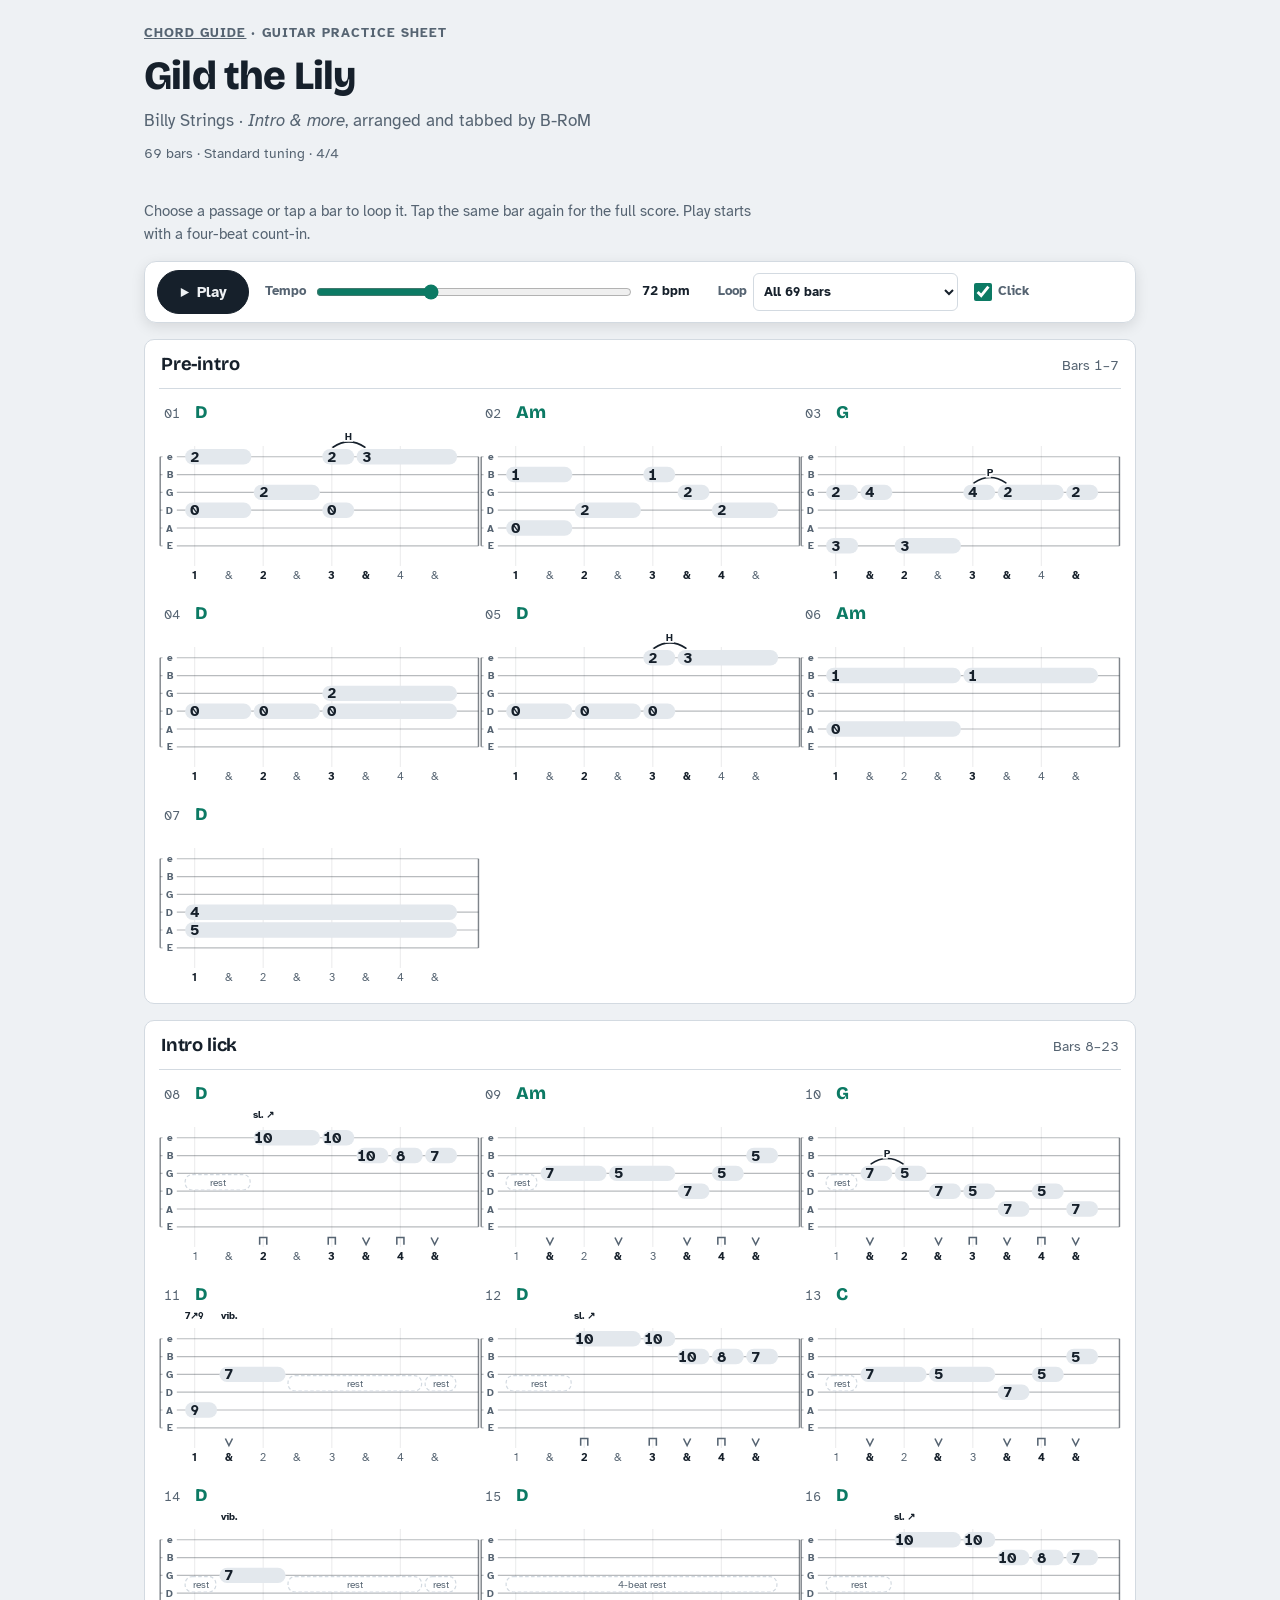
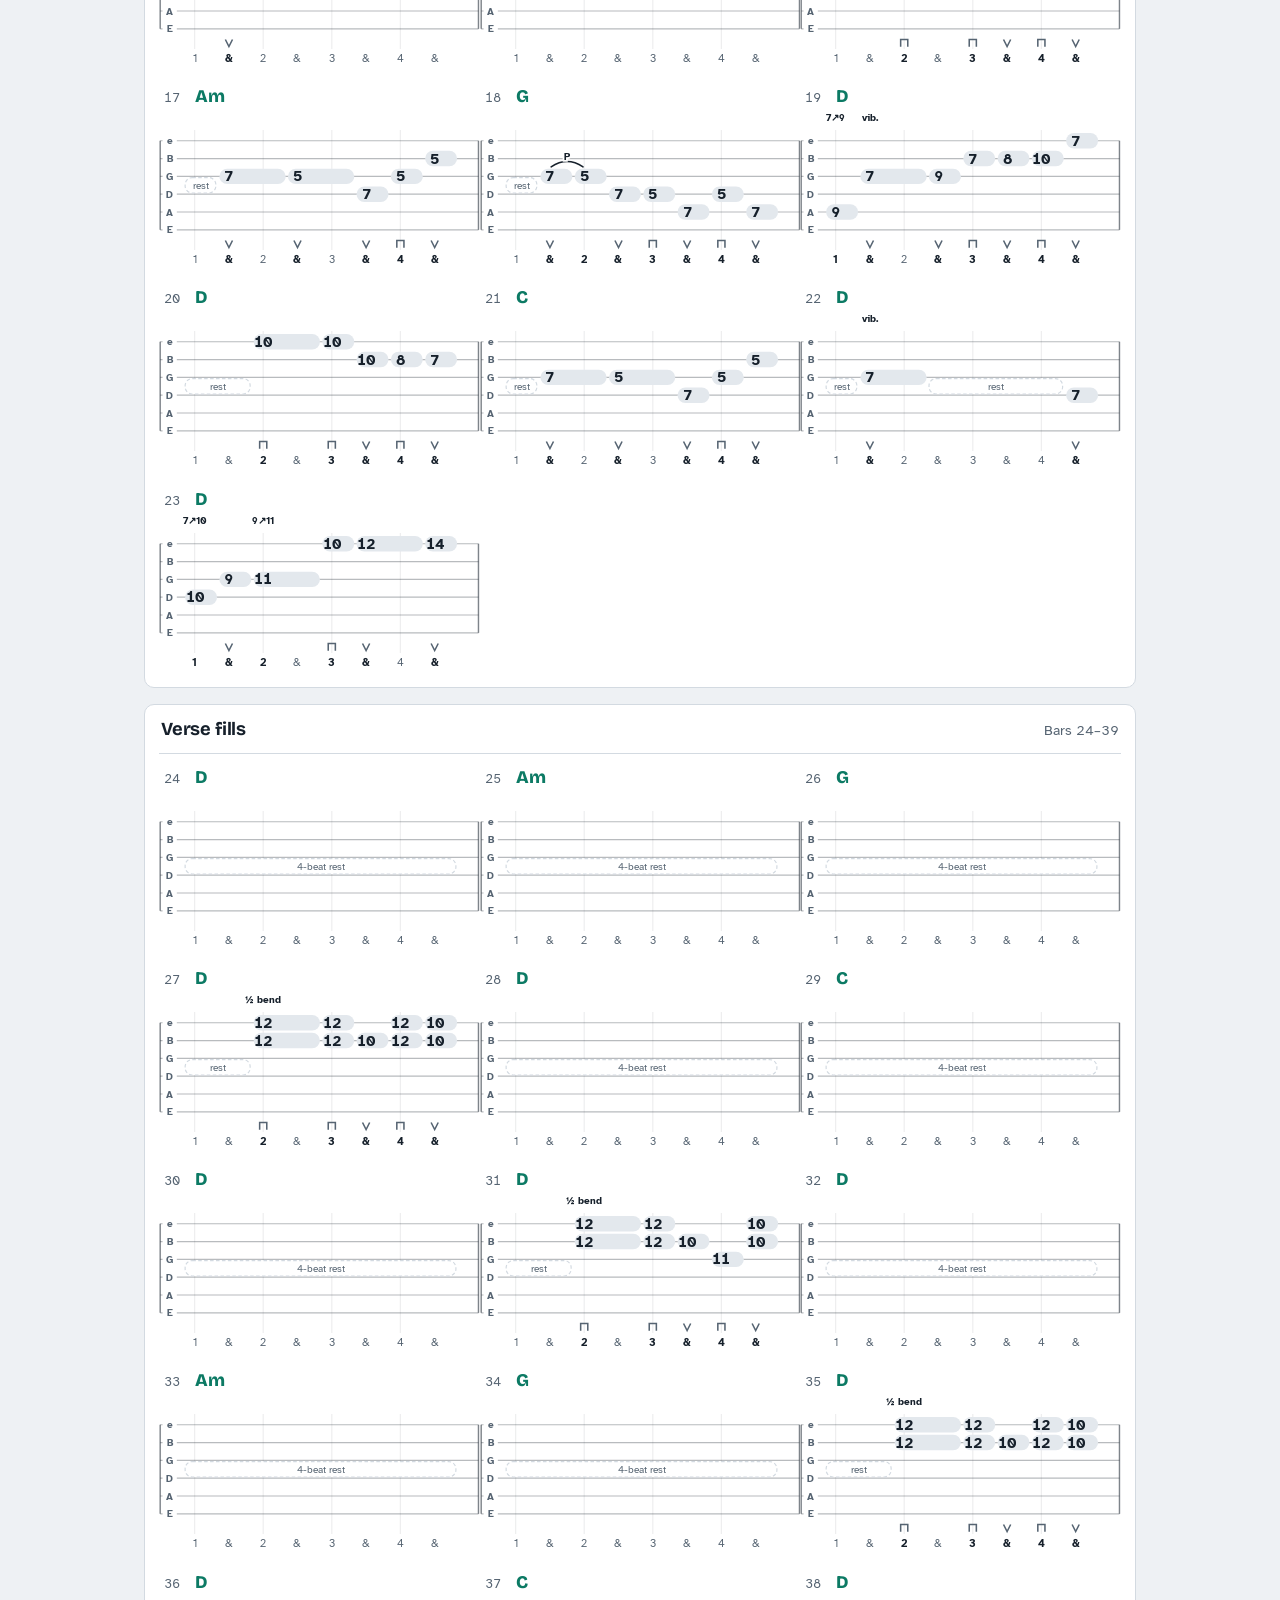
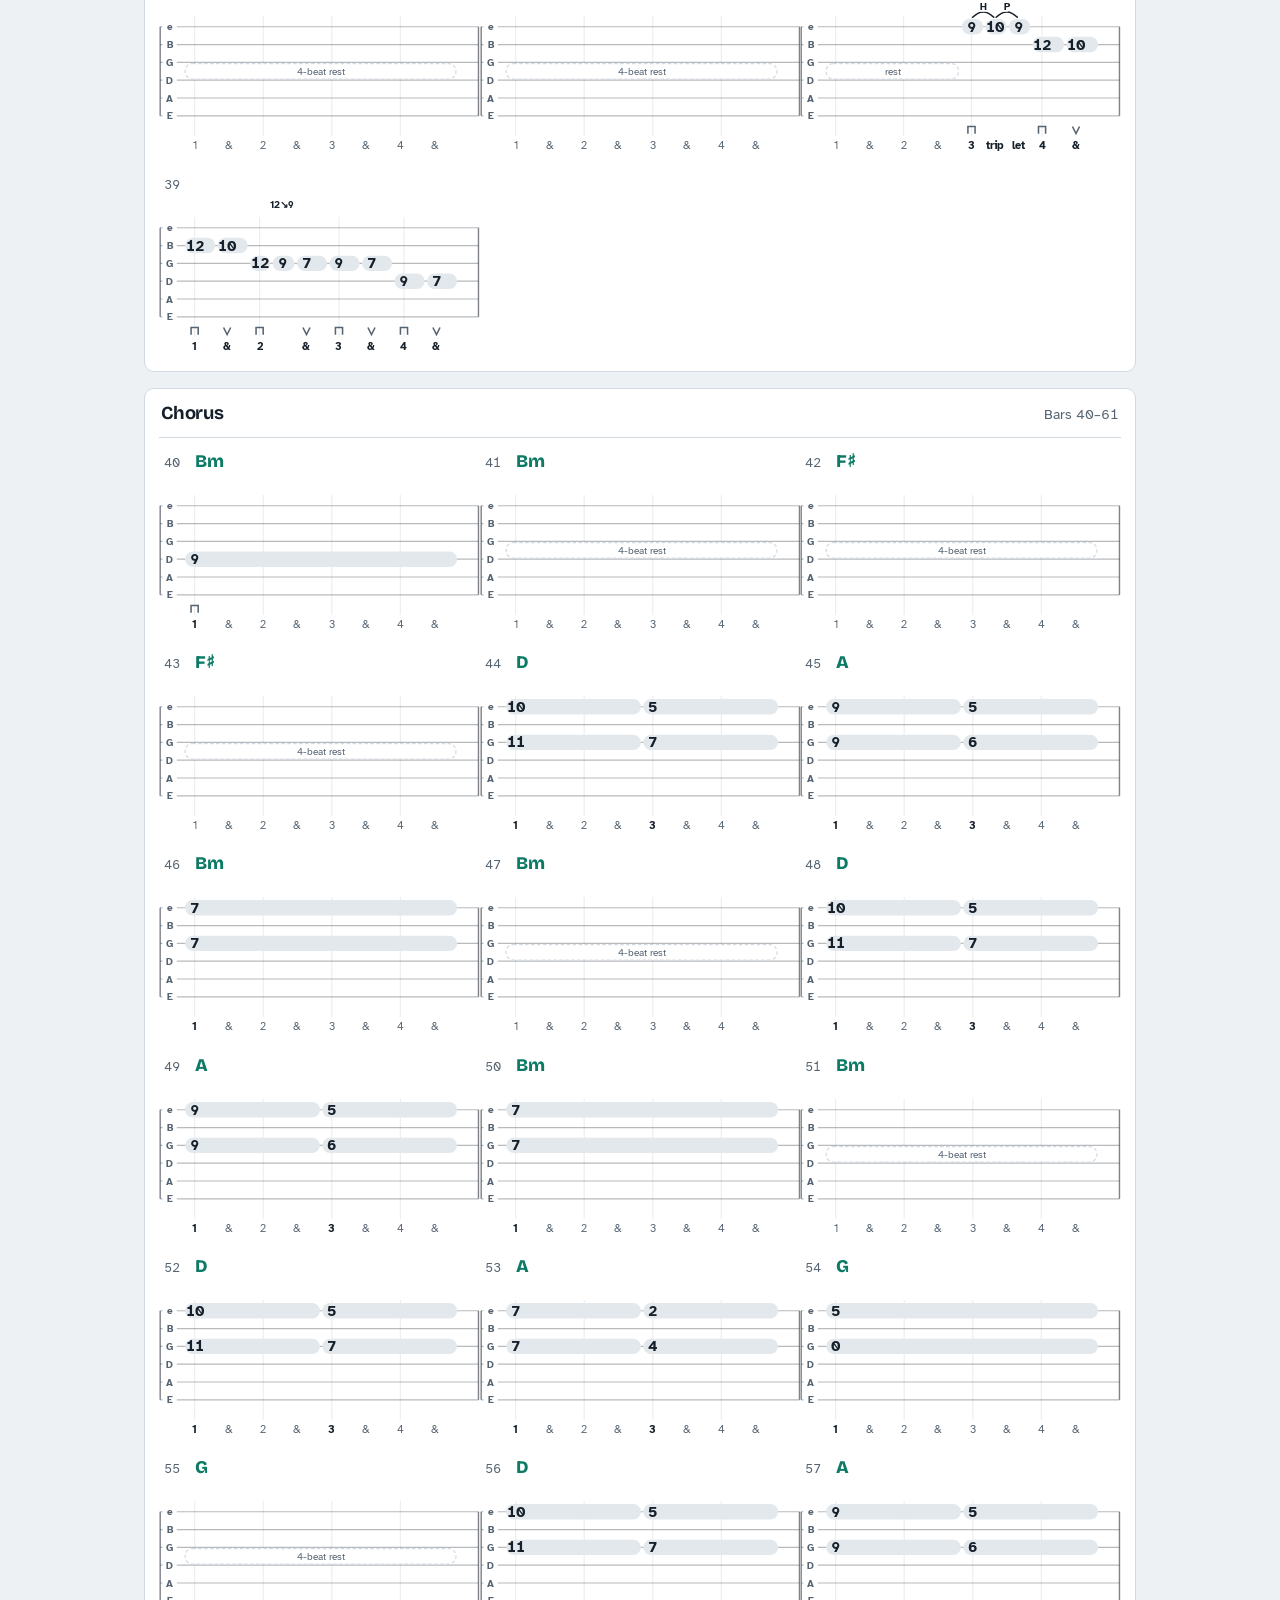
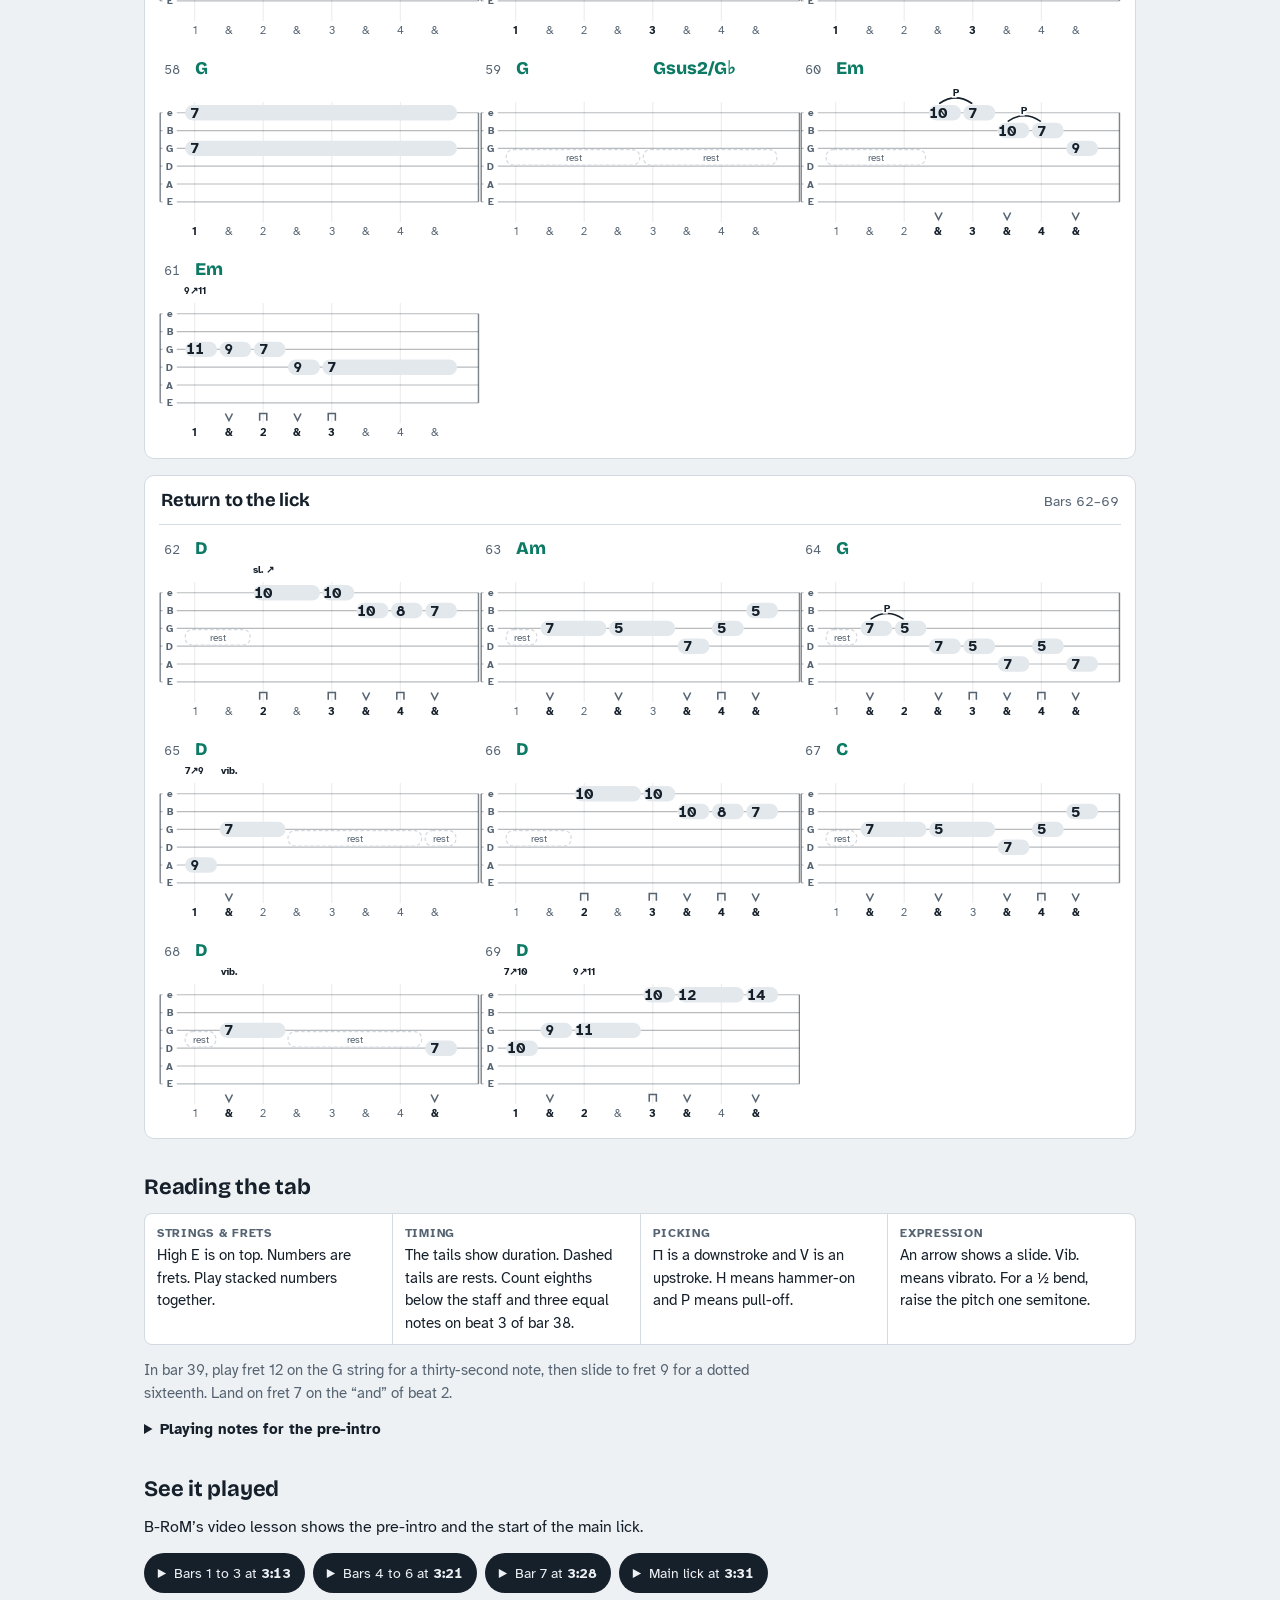
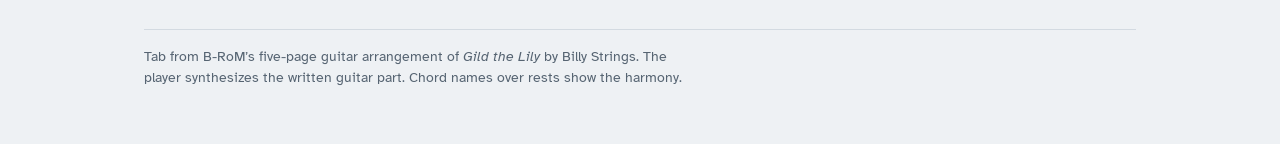
<file: gild-the-lily/pre-intro/index.html>
<!DOCTYPE html>
<html lang="en">
<head>
<meta charset="utf-8">
<meta name="viewport" content="width=device-width, initial-scale=1">
<title>Gild the Lily · Interactive guitar tab</title>
<link rel="preconnect" href="https://fonts.googleapis.com">
<link rel="preconnect" href="https://fonts.gstatic.com" crossorigin>
<link href="https://fonts.googleapis.com/css2?family=Atkinson+Hyperlegible:wght@400;700&amp;family=Bricolage+Grotesque:opsz,wght@12..96,600..800&amp;display=swap" rel="stylesheet">
<style>
:root {
  --bg: #eef1f4;
  --surface: #ffffff;
  --ink: #16202b;
  --muted: #566472;
  --line: #d3dae1;
  --open: #0c7a64;
  --on-dot: #ffffff;
  --pill: #e3e8ed;
  --wash: rgb(12 122 100 / .07);
  --font-display: "Bricolage Grotesque", "Avenir Next", "Segoe UI", sans-serif;
  --font-body: "Atkinson Hyperlegible", "Helvetica Neue", Arial, sans-serif;
}
@media (prefers-color-scheme: dark) {
  :root:not([data-theme="light"]) {
    color-scheme: dark;
    --bg: #10161d; --surface: #19212b; --ink: #e9eef3; --muted: #9aa8b6; --line: #2d3946;
    --open: #5ad0b3; --on-dot: #10161d; --pill: #2b3643; --wash: rgb(90 208 179 / .09);
  }
}
:root[data-theme="dark"] {
  color-scheme: dark;
  --bg: #10161d; --surface: #19212b; --ink: #e9eef3; --muted: #9aa8b6; --line: #2d3946;
  --open: #5ad0b3; --on-dot: #10161d; --pill: #2b3643; --wash: rgb(90 208 179 / .09);
}

* { box-sizing: border-box; }
html { -webkit-text-size-adjust: 100%; }
body { margin: 0; background: var(--bg); color: var(--ink); font: 400 16px/1.5 var(--font-body); }
main { max-width: 1024px; margin: 0 auto; padding: 24px 16px 56px; display: grid; gap: 36px; }
h1, h2 { font-family: var(--font-display); text-wrap: balance; margin: 0; line-height: 1.1; }
h1 { font-size: clamp(1.75rem, 7vw, 2.5rem); font-weight: 800; letter-spacing: -0.02em; }
h2 { font-size: 1.375rem; font-weight: 700; letter-spacing: -0.01em; }
p { margin: 0; max-width: 62ch; }
a { color: inherit; }
:is(a, button, input, select, summary):focus-visible { outline: 3px solid var(--open); outline-offset: 2px; border-radius: 4px; }
section { display: grid; gap: 14px; }
header.top { display: grid; gap: 10px; }
.eyebrow { font-size: .8125rem; letter-spacing: .08em; text-transform: uppercase; color: var(--muted); font-weight: 700; }
.lede { font-size: 1.0625rem; color: var(--muted); }
.note { font-size: .9375rem; color: var(--muted); }
.sr { position: absolute; width: 1px; height: 1px; overflow: hidden; clip-path: inset(50%); white-space: nowrap; }

.passage { display: block; min-width: 0; padding: 14px; background: var(--surface); border: 1px solid var(--line); border-radius: 10px; }
.passage-head { display: flex; align-items: baseline; justify-content: space-between; gap: 12px; padding: 0 2px 12px; margin-bottom: 6px; border-bottom: 1px solid var(--line); }
.passage-head h2 { font-size: 1.15rem; }
.passage-head span, .meta { color: var(--muted); font-size: .875rem; font-variant-numeric: tabular-nums; }
.tab { display: grid; grid-template-columns: repeat(3, minmax(0, 1fr)); row-gap: 10px; }
.bar { position: relative; display: block; width: 100%; margin: 0; padding: 0; border: 0; border-radius: 6px; background: none; color: inherit; font: inherit; cursor: pointer; -webkit-tap-highlight-color: transparent; transition: opacity .15s; }
.bar svg { display: block; width: 100%; height: auto; }
.bar.out { opacity: .62; }          /* outside the part being looped */
.bar.now, .bar[aria-pressed="true"], .bar:hover { background: var(--wash); }
.bar[aria-pressed="true"] { box-shadow: inset 0 0 0 1.5px var(--open); }
svg text { font-family: var(--font-body); }
.sl { stroke: var(--ink); stroke-width: 1; opacity: .3; }
.bl { stroke: var(--ink); stroke-width: 1.2; opacity: .55; }
.guide { stroke: var(--ink); stroke-width: 1; opacity: .07; }
.bn { fill: var(--muted); font-size: 11px; font-variant-numeric: tabular-nums; }
.ch { fill: var(--open); font-family: var(--font-display); font-size: 15px; font-weight: 800; }
.pill { fill: var(--pill); }
.fr { fill: var(--ink); font-size: 13px; font-weight: 700; text-anchor: middle; font-variant-numeric: tabular-nums; }
.step.on .pill { fill: var(--open); }
.step.on .fr { fill: var(--on-dot); }
.slur { fill: none; stroke: var(--ink); stroke-width: 1.3; stroke-linecap: round; }
.tech { fill: var(--ink); font-size: 8px; font-weight: 700; text-anchor: middle; paint-order: stroke; stroke: var(--surface); stroke-width: 3px; }
.cnt { fill: var(--muted); font-size: 9.5px; text-anchor: middle; }
.cnt.hit { fill: var(--ink); font-weight: 700; opacity: 1; }
.cursor { stroke: var(--open); stroke-width: 2; stroke-linecap: round; opacity: 0; }
.bar.now .cursor { opacity: .9; }
.slab rect { fill: var(--surface); }
.slab text { fill: var(--muted); font-size: 8px; font-weight: 700; text-anchor: middle; }
.pick { stroke: var(--muted); stroke-width: 1.3; fill: none; }
.rest-tail { fill: var(--surface); stroke: var(--line); stroke-dasharray: 3 2; }
.rest-label { fill: var(--muted); font-size: 8.5px; text-anchor: middle; }
.step.on .rest-tail { stroke: var(--open); }
.step.on .rest-label { fill: var(--open); }

.practice { display: grid; gap: 16px; }
.controls { position: sticky; top: 6px; z-index: 2; display: flex; flex-wrap: wrap; align-items: center; gap: 8px 16px; padding: 8px 12px; background: var(--surface); border: 1px solid var(--line); border-radius: 12px; box-shadow: 0 4px 14px rgb(0 0 0 / .10); }
.pbtn { flex: none; display: inline-flex; align-items: center; justify-content: center; gap: 7px; min-width: 44px; min-height: 40px; padding: 0 13px; border: 1px solid var(--line); border-radius: 99px; background: transparent; color: var(--ink); font: 700 .8125rem/1 var(--font-body); font-variant-numeric: tabular-nums; cursor: pointer; -webkit-tap-highlight-color: transparent; }
.pbtn[aria-pressed="true"] { background: var(--ink); border-color: var(--ink); color: var(--bg); }
.go { min-width: 92px; min-height: 44px; background: var(--ink); border-color: var(--ink); color: var(--bg); font-size: .9375rem; }
.ico { width: 11px; height: 11px; fill: currentColor; flex: none; }
.go .ico-stop, .go[aria-pressed="true"] .ico-play { display: none; }
.go[aria-pressed="true"] .ico-stop { display: block; }
.tempo { flex: 1 1 190px; display: flex; align-items: center; gap: 8px; min-height: 40px; font-size: .8125rem; font-weight: 700; color: var(--muted); }
.tempo input { flex: 1 1 0; min-width: 0; accent-color: var(--open); }
.tempo output { min-width: 4.6em; color: var(--ink); font-variant-numeric: tabular-nums; }
.range { display: inline-flex; align-items: center; gap: 6px; color: var(--muted); font-size: .8125rem; font-weight: 700; }
.range select { min-height: 38px; max-width: 100%; border: 1px solid var(--line); border-radius: 6px; padding: 0 6px; background: var(--surface); color: var(--ink); font: inherit; }
.position { color: var(--muted); min-width: 6em; font-size: .8125rem; font-variant-numeric: tabular-nums; text-align: right; }
details { color: var(--muted); font-size: .9375rem; }
summary { color: var(--ink); font-weight: 700; cursor: pointer; width: fit-content; }
details[open] summary { margin-bottom: 10px; }
.click { display: inline-flex; align-items: center; gap: 6px; min-height: 40px; font-size: .8125rem; font-weight: 700; color: var(--muted); cursor: pointer; }
.click input { width: 18px; height: 18px; margin: 0; accent-color: var(--open); }

.facts { display: grid; grid-template-columns: repeat(auto-fit, minmax(150px, 1fr)); gap: 1px; margin: 0; background: var(--line); border: 1px solid var(--line); border-radius: 8px; overflow: hidden; }
.facts div { background: var(--surface); padding: 10px 12px; }
.facts dt { font-size: .75rem; letter-spacing: .06em; text-transform: uppercase; color: var(--muted); font-weight: 700; }
.facts dd { margin: 2px 0 0; font-size: .9375rem; }
.bars { list-style: none; margin: 0; padding: 0; display: grid; gap: 0; border-top: 1px solid var(--line); max-width: 68ch; }
.bars li { display: grid; grid-template-columns: 2.6em 3em 1fr; gap: 8px; align-items: baseline; padding: 10px 0; border-bottom: 1px solid var(--line); font-size: .9375rem; }
.bars .n { color: var(--muted); font-variant-numeric: tabular-nums; }
.bars .c { font: 800 1.0625rem/1.2 var(--font-display); color: var(--open); }
.linkrow { display: flex; flex-wrap: wrap; gap: 8px; }
.watch { display: inline-flex; align-items: center; gap: 7px; min-height: 40px; padding: 6px 14px 6px 12px; border-radius: 99px; background: var(--ink); color: var(--bg); text-decoration: none; font-size: .875rem; }
.watch b { font-variant-numeric: tabular-nums; }
.source { font-size: .875rem; color: var(--muted); border-top: 1px solid var(--line); padding-top: 16px; display: grid; gap: 8px; }
@media (max-width: 820px) {
  .tab { grid-template-columns: repeat(2, minmax(0, 1fr)); }
  .position { min-width: 0; }
}
@media (max-width: 580px) {
  main { padding: 18px 12px 38px; gap: 22px; }
  .tab { grid-template-columns: 1fr; }
  .controls { display: grid; grid-template-columns: auto minmax(0, 1fr) auto; gap: 4px 8px; }
  .tempo { grid-column: span 2; }
  .range { grid-column: span 2; justify-self: start; }
  .position { display: none; }
  .passage { padding: 11px; }
}
@media print {
  body { background: #fff; }
  .controls, .linkrow, .hint { display: none; }
  .bar.out { opacity: 1; }
  .tab { grid-template-columns: repeat(3, minmax(0, 1fr)); }
  .bar { break-inside: avoid; }
  .passage-head { break-after: avoid; }
}
</style>
</head>
<body>
<main>
<header class="top">
  <p class="eyebrow"><a href="../index.html">Chord guide</a> &middot; Guitar practice sheet</p>
  <h1>Gild the Lily</h1>
  <p class="lede">Billy Strings &middot; <i>Intro &amp; more</i>, arranged and tabbed by B-RoM</p>
  <p class="meta">69 bars &middot; Standard tuning &middot; 4/4</p>
</header>

<div class="practice" role="region" aria-label="Interactive tablature">
  <p class="note hint">Choose a passage or tap a bar to loop it. Tap the same bar again for the full score. Play starts with a four-beat count-in.</p>
  <div class="controls" role="group" aria-label="Play the tab">
    <button type="button" class="pbtn go" id="go" aria-pressed="false"><svg class="ico ico-play" viewBox="0 0 12 12" aria-hidden="true"><path d="M2 1l9 5-9 5z"/></svg><svg class="ico ico-stop" viewBox="0 0 12 12" aria-hidden="true"><rect x="1.5" y="1.5" width="9" height="9" rx="1.5"/></svg><span id="go-text">Play</span></button>
    <label class="tempo"><span>Tempo</span><input type="range" id="tempo" min="40" max="130" step="1" value="72"><output id="tempo-out" for="tempo">72 bpm</output></label>
    <label class="range">Loop <select id="loop"><option value="1-69">All 69 bars</option>
      <optgroup label="Passages"><option value="1-7" data-anchor="section-1">Pre-intro · 1–7</option><option value="8-23" data-anchor="section-8">Intro lick · 8–23</option><option value="24-39" data-anchor="section-24">Verse fills · 24–39</option><option value="40-61" data-anchor="section-40">Chorus · 40–61</option><option value="62-69" data-anchor="section-62">Return to the lick · 62–69</option></optgroup>
      <optgroup label="Pre-intro phrases"><option value="1-3">Bars 1–3</option><option value="4-7">Bars 4–7</option></optgroup>
    </select></label>
    <label class="click"><input type="checkbox" id="click" checked>Click</label>
    <span class="position" id="position"></span>
  </div>
  <section class="passage" aria-labelledby="section-1"><div class="passage-head"><h2 id="section-1">Pre-intro</h2><span>Bars 1–7</span></div><div class="tab"><button type="button" class="bar" data-bar="0" aria-pressed="false" aria-label="Loop bar 1" aria-describedby="bar-words-0"><svg viewBox="0 0 270 161" aria-hidden="true" focusable="false"><line class="guide" x1="30" y1="43" x2="30" y2="144"/><line class="guide" x1="87.75" y1="43" x2="87.75" y2="144"/><line class="guide" x1="145.5" y1="43" x2="145.5" y2="144"/><line class="guide" x1="203.25" y1="43" x2="203.25" y2="144"/><line class="sl" x1="1" y1="52" x2="269" y2="52"/><g class="slab"><rect x="3" y="47" width="12" height="10"/><text x="9" y="55">e</text></g><line class="sl" x1="1" y1="67" x2="269" y2="67"/><g class="slab"><rect x="3" y="62" width="12" height="10"/><text x="9" y="70">B</text></g><line class="sl" x1="1" y1="82" x2="269" y2="82"/><g class="slab"><rect x="3" y="77" width="12" height="10"/><text x="9" y="85">G</text></g><line class="sl" x1="1" y1="97" x2="269" y2="97"/><g class="slab"><rect x="3" y="92" width="12" height="10"/><text x="9" y="100">D</text></g><line class="sl" x1="1" y1="112" x2="269" y2="112"/><g class="slab"><rect x="3" y="107" width="12" height="10"/><text x="9" y="115">A</text></g><line class="sl" x1="1" y1="127" x2="269" y2="127"/><g class="slab"><rect x="3" y="122" width="12" height="10"/><text x="9" y="130">E</text></g><line class="bl" x1="1" y1="52" x2="1" y2="127"/><line class="bl" x1="269" y1="52" x2="269" y2="127"/><text class="bn" x="4" y="19">01</text><text class="ch" x="30" y="19">D</text><g class="step" data-step="0"><rect class="pill" x="22" y="45.5" width="55.75" height="13" rx="6.5"/><text class="fr" x="30" y="56.3">2</text><rect class="pill" x="22" y="90.5" width="55.75" height="13" rx="6.5"/><text class="fr" x="30" y="101.3">0</text></g><g class="step" data-step="1"><rect class="pill" x="79.75" y="75.5" width="55.75" height="13" rx="6.5"/><text class="fr" x="87.75" y="86.3">2</text></g><g class="step" data-step="2"><rect class="pill" x="137.5" y="45.5" width="26.88" height="13" rx="6.5"/><text class="fr" x="145.5" y="56.3">2</text><rect class="pill" x="137.5" y="90.5" width="26.88" height="13" rx="6.5"/><text class="fr" x="145.5" y="101.3">0</text></g><g class="step" data-step="3"><rect class="pill" x="166.38" y="45.5" width="84.62" height="13" rx="6.5"/><text class="fr" x="174.38" y="56.3">3</text><path class="slur" d="M146.5 44 Q159.94 35 173.38 44"/><text class="tech" x="159.94" y="38">H</text></g><text class="cnt hit" x="30" y="155">1</text><text class="cnt" x="58.88" y="155">&amp;</text><text class="cnt hit" x="87.75" y="155">2</text><text class="cnt" x="116.62" y="155">&amp;</text><text class="cnt hit" x="145.5" y="155">3</text><text class="cnt hit" x="174.38" y="155">&amp;</text><text class="cnt" x="203.25" y="155">4</text><text class="cnt" x="232.13" y="155">&amp;</text><line class="cursor" x1="30" y1="42" x2="30" y2="132"/></svg><span class="sr" id="bar-words-0">Bar 1. D. Beat 1, high E string fret 2 with D string open. Beat 2, G string fret 2. Beat 3, high E string fret 2 with D string open. The and of 3, high E string fret 3, hammer on.</span></button>
<button type="button" class="bar" data-bar="1" aria-pressed="false" aria-label="Loop bar 2" aria-describedby="bar-words-1"><svg viewBox="0 0 270 161" aria-hidden="true" focusable="false"><line class="guide" x1="30" y1="43" x2="30" y2="144"/><line class="guide" x1="87.75" y1="43" x2="87.75" y2="144"/><line class="guide" x1="145.5" y1="43" x2="145.5" y2="144"/><line class="guide" x1="203.25" y1="43" x2="203.25" y2="144"/><line class="sl" x1="1" y1="52" x2="269" y2="52"/><g class="slab"><rect x="3" y="47" width="12" height="10"/><text x="9" y="55">e</text></g><line class="sl" x1="1" y1="67" x2="269" y2="67"/><g class="slab"><rect x="3" y="62" width="12" height="10"/><text x="9" y="70">B</text></g><line class="sl" x1="1" y1="82" x2="269" y2="82"/><g class="slab"><rect x="3" y="77" width="12" height="10"/><text x="9" y="85">G</text></g><line class="sl" x1="1" y1="97" x2="269" y2="97"/><g class="slab"><rect x="3" y="92" width="12" height="10"/><text x="9" y="100">D</text></g><line class="sl" x1="1" y1="112" x2="269" y2="112"/><g class="slab"><rect x="3" y="107" width="12" height="10"/><text x="9" y="115">A</text></g><line class="sl" x1="1" y1="127" x2="269" y2="127"/><g class="slab"><rect x="3" y="122" width="12" height="10"/><text x="9" y="130">E</text></g><line class="bl" x1="1" y1="52" x2="1" y2="127"/><line class="bl" x1="269" y1="52" x2="269" y2="127"/><text class="bn" x="4" y="19">02</text><text class="ch" x="30" y="19">Am</text><g class="step" data-step="0"><rect class="pill" x="22" y="60.5" width="55.75" height="13" rx="6.5"/><text class="fr" x="30" y="71.3">1</text><rect class="pill" x="22" y="105.5" width="55.75" height="13" rx="6.5"/><text class="fr" x="30" y="116.3">0</text></g><g class="step" data-step="1"><rect class="pill" x="79.75" y="90.5" width="55.75" height="13" rx="6.5"/><text class="fr" x="87.75" y="101.3">2</text></g><g class="step" data-step="2"><rect class="pill" x="137.5" y="60.5" width="26.88" height="13" rx="6.5"/><text class="fr" x="145.5" y="71.3">1</text></g><g class="step" data-step="3"><rect class="pill" x="166.38" y="75.5" width="26.87" height="13" rx="6.5"/><text class="fr" x="174.38" y="86.3">2</text></g><g class="step" data-step="4"><rect class="pill" x="195.25" y="90.5" width="55.75" height="13" rx="6.5"/><text class="fr" x="203.25" y="101.3">2</text></g><text class="cnt hit" x="30" y="155">1</text><text class="cnt" x="58.88" y="155">&amp;</text><text class="cnt hit" x="87.75" y="155">2</text><text class="cnt" x="116.62" y="155">&amp;</text><text class="cnt hit" x="145.5" y="155">3</text><text class="cnt hit" x="174.38" y="155">&amp;</text><text class="cnt hit" x="203.25" y="155">4</text><text class="cnt" x="232.12" y="155">&amp;</text><line class="cursor" x1="30" y1="42" x2="30" y2="132"/></svg><span class="sr" id="bar-words-1">Bar 2. Am. Beat 1, B string fret 1 with A string open. Beat 2, D string fret 2. Beat 3, B string fret 1. The and of 3, G string fret 2. Beat 4, D string fret 2.</span></button>
<button type="button" class="bar" data-bar="2" aria-pressed="false" aria-label="Loop bar 3" aria-describedby="bar-words-2"><svg viewBox="0 0 270 161" aria-hidden="true" focusable="false"><line class="guide" x1="30" y1="43" x2="30" y2="144"/><line class="guide" x1="87.75" y1="43" x2="87.75" y2="144"/><line class="guide" x1="145.5" y1="43" x2="145.5" y2="144"/><line class="guide" x1="203.25" y1="43" x2="203.25" y2="144"/><line class="sl" x1="1" y1="52" x2="269" y2="52"/><g class="slab"><rect x="3" y="47" width="12" height="10"/><text x="9" y="55">e</text></g><line class="sl" x1="1" y1="67" x2="269" y2="67"/><g class="slab"><rect x="3" y="62" width="12" height="10"/><text x="9" y="70">B</text></g><line class="sl" x1="1" y1="82" x2="269" y2="82"/><g class="slab"><rect x="3" y="77" width="12" height="10"/><text x="9" y="85">G</text></g><line class="sl" x1="1" y1="97" x2="269" y2="97"/><g class="slab"><rect x="3" y="92" width="12" height="10"/><text x="9" y="100">D</text></g><line class="sl" x1="1" y1="112" x2="269" y2="112"/><g class="slab"><rect x="3" y="107" width="12" height="10"/><text x="9" y="115">A</text></g><line class="sl" x1="1" y1="127" x2="269" y2="127"/><g class="slab"><rect x="3" y="122" width="12" height="10"/><text x="9" y="130">E</text></g><line class="bl" x1="1" y1="52" x2="1" y2="127"/><line class="bl" x1="269" y1="52" x2="269" y2="127"/><text class="bn" x="4" y="19">03</text><text class="ch" x="30" y="19">G</text><g class="step" data-step="0"><rect class="pill" x="22" y="75.5" width="26.88" height="13" rx="6.5"/><text class="fr" x="30" y="86.3">2</text><rect class="pill" x="22" y="120.5" width="26.88" height="13" rx="6.5"/><text class="fr" x="30" y="131.3">3</text></g><g class="step" data-step="1"><rect class="pill" x="50.88" y="75.5" width="26.87" height="13" rx="6.5"/><text class="fr" x="58.88" y="86.3">4</text></g><g class="step" data-step="2"><rect class="pill" x="79.75" y="120.5" width="55.75" height="13" rx="6.5"/><text class="fr" x="87.75" y="131.3">3</text></g><g class="step" data-step="3"><rect class="pill" x="137.5" y="75.5" width="26.88" height="13" rx="6.5"/><text class="fr" x="145.5" y="86.3">4</text></g><g class="step" data-step="4"><rect class="pill" x="166.38" y="75.5" width="55.74" height="13" rx="6.5"/><text class="fr" x="174.38" y="86.3">2</text><path class="slur" d="M146.5 74 Q159.94 65 173.38 74"/><text class="tech" x="159.94" y="68">P</text></g><g class="step" data-step="5"><rect class="pill" x="224.12" y="75.5" width="26.88" height="13" rx="6.5"/><text class="fr" x="232.12" y="86.3">2</text></g><text class="cnt hit" x="30" y="155">1</text><text class="cnt hit" x="58.88" y="155">&amp;</text><text class="cnt hit" x="87.75" y="155">2</text><text class="cnt" x="116.62" y="155">&amp;</text><text class="cnt hit" x="145.5" y="155">3</text><text class="cnt hit" x="174.38" y="155">&amp;</text><text class="cnt" x="203.25" y="155">4</text><text class="cnt hit" x="232.12" y="155">&amp;</text><line class="cursor" x1="30" y1="42" x2="30" y2="132"/></svg><span class="sr" id="bar-words-2">Bar 3. G. Beat 1, G string fret 2 with low E string fret 3. The and of 1, G string fret 4. Beat 2, low E string fret 3. Beat 3, G string fret 4. The and of 3, G string fret 2, pull off. The and of 4, G string fret 2.</span></button>
<button type="button" class="bar" data-bar="3" aria-pressed="false" aria-label="Loop bar 4" aria-describedby="bar-words-3"><svg viewBox="0 0 270 161" aria-hidden="true" focusable="false"><line class="guide" x1="30" y1="43" x2="30" y2="144"/><line class="guide" x1="87.75" y1="43" x2="87.75" y2="144"/><line class="guide" x1="145.5" y1="43" x2="145.5" y2="144"/><line class="guide" x1="203.25" y1="43" x2="203.25" y2="144"/><line class="sl" x1="1" y1="52" x2="269" y2="52"/><g class="slab"><rect x="3" y="47" width="12" height="10"/><text x="9" y="55">e</text></g><line class="sl" x1="1" y1="67" x2="269" y2="67"/><g class="slab"><rect x="3" y="62" width="12" height="10"/><text x="9" y="70">B</text></g><line class="sl" x1="1" y1="82" x2="269" y2="82"/><g class="slab"><rect x="3" y="77" width="12" height="10"/><text x="9" y="85">G</text></g><line class="sl" x1="1" y1="97" x2="269" y2="97"/><g class="slab"><rect x="3" y="92" width="12" height="10"/><text x="9" y="100">D</text></g><line class="sl" x1="1" y1="112" x2="269" y2="112"/><g class="slab"><rect x="3" y="107" width="12" height="10"/><text x="9" y="115">A</text></g><line class="sl" x1="1" y1="127" x2="269" y2="127"/><g class="slab"><rect x="3" y="122" width="12" height="10"/><text x="9" y="130">E</text></g><line class="bl" x1="1" y1="52" x2="1" y2="127"/><line class="bl" x1="269" y1="52" x2="269" y2="127"/><text class="bn" x="4" y="19">04</text><text class="ch" x="30" y="19">D</text><g class="step" data-step="0"><rect class="pill" x="22" y="90.5" width="55.75" height="13" rx="6.5"/><text class="fr" x="30" y="101.3">0</text></g><g class="step" data-step="1"><rect class="pill" x="79.75" y="90.5" width="55.75" height="13" rx="6.5"/><text class="fr" x="87.75" y="101.3">0</text></g><g class="step" data-step="2"><rect class="pill" x="137.5" y="75.5" width="113.5" height="13" rx="6.5"/><text class="fr" x="145.5" y="86.3">2</text><rect class="pill" x="137.5" y="90.5" width="113.5" height="13" rx="6.5"/><text class="fr" x="145.5" y="101.3">0</text></g><text class="cnt hit" x="30" y="155">1</text><text class="cnt" x="58.88" y="155">&amp;</text><text class="cnt hit" x="87.75" y="155">2</text><text class="cnt" x="116.62" y="155">&amp;</text><text class="cnt hit" x="145.5" y="155">3</text><text class="cnt" x="174.38" y="155">&amp;</text><text class="cnt" x="203.25" y="155">4</text><text class="cnt" x="232.12" y="155">&amp;</text><line class="cursor" x1="30" y1="42" x2="30" y2="132"/></svg><span class="sr" id="bar-words-3">Bar 4. D. Beat 1, D string open. Beat 2, D string open. Beat 3, G string fret 2 with D string open.</span></button>
<button type="button" class="bar" data-bar="4" aria-pressed="false" aria-label="Loop bar 5" aria-describedby="bar-words-4"><svg viewBox="0 0 270 161" aria-hidden="true" focusable="false"><line class="guide" x1="30" y1="43" x2="30" y2="144"/><line class="guide" x1="87.75" y1="43" x2="87.75" y2="144"/><line class="guide" x1="145.5" y1="43" x2="145.5" y2="144"/><line class="guide" x1="203.25" y1="43" x2="203.25" y2="144"/><line class="sl" x1="1" y1="52" x2="269" y2="52"/><g class="slab"><rect x="3" y="47" width="12" height="10"/><text x="9" y="55">e</text></g><line class="sl" x1="1" y1="67" x2="269" y2="67"/><g class="slab"><rect x="3" y="62" width="12" height="10"/><text x="9" y="70">B</text></g><line class="sl" x1="1" y1="82" x2="269" y2="82"/><g class="slab"><rect x="3" y="77" width="12" height="10"/><text x="9" y="85">G</text></g><line class="sl" x1="1" y1="97" x2="269" y2="97"/><g class="slab"><rect x="3" y="92" width="12" height="10"/><text x="9" y="100">D</text></g><line class="sl" x1="1" y1="112" x2="269" y2="112"/><g class="slab"><rect x="3" y="107" width="12" height="10"/><text x="9" y="115">A</text></g><line class="sl" x1="1" y1="127" x2="269" y2="127"/><g class="slab"><rect x="3" y="122" width="12" height="10"/><text x="9" y="130">E</text></g><line class="bl" x1="1" y1="52" x2="1" y2="127"/><line class="bl" x1="269" y1="52" x2="269" y2="127"/><text class="bn" x="4" y="19">05</text><text class="ch" x="30" y="19">D</text><g class="step" data-step="0"><rect class="pill" x="22" y="90.5" width="55.75" height="13" rx="6.5"/><text class="fr" x="30" y="101.3">0</text></g><g class="step" data-step="1"><rect class="pill" x="79.75" y="90.5" width="55.75" height="13" rx="6.5"/><text class="fr" x="87.75" y="101.3">0</text></g><g class="step" data-step="2"><rect class="pill" x="137.5" y="45.5" width="26.88" height="13" rx="6.5"/><text class="fr" x="145.5" y="56.3">2</text><rect class="pill" x="137.5" y="90.5" width="26.88" height="13" rx="6.5"/><text class="fr" x="145.5" y="101.3">0</text></g><g class="step" data-step="3"><rect class="pill" x="166.38" y="45.5" width="84.62" height="13" rx="6.5"/><text class="fr" x="174.38" y="56.3">3</text><path class="slur" d="M146.5 44 Q159.94 35 173.38 44"/><text class="tech" x="159.94" y="38">H</text></g><text class="cnt hit" x="30" y="155">1</text><text class="cnt" x="58.88" y="155">&amp;</text><text class="cnt hit" x="87.75" y="155">2</text><text class="cnt" x="116.62" y="155">&amp;</text><text class="cnt hit" x="145.5" y="155">3</text><text class="cnt hit" x="174.38" y="155">&amp;</text><text class="cnt" x="203.25" y="155">4</text><text class="cnt" x="232.13" y="155">&amp;</text><line class="cursor" x1="30" y1="42" x2="30" y2="132"/></svg><span class="sr" id="bar-words-4">Bar 5. D. Beat 1, D string open. Beat 2, D string open. Beat 3, high E string fret 2 with D string open. The and of 3, high E string fret 3, hammer on.</span></button>
<button type="button" class="bar" data-bar="5" aria-pressed="false" aria-label="Loop bar 6" aria-describedby="bar-words-5"><svg viewBox="0 0 270 161" aria-hidden="true" focusable="false"><line class="guide" x1="30" y1="43" x2="30" y2="144"/><line class="guide" x1="87.75" y1="43" x2="87.75" y2="144"/><line class="guide" x1="145.5" y1="43" x2="145.5" y2="144"/><line class="guide" x1="203.25" y1="43" x2="203.25" y2="144"/><line class="sl" x1="1" y1="52" x2="269" y2="52"/><g class="slab"><rect x="3" y="47" width="12" height="10"/><text x="9" y="55">e</text></g><line class="sl" x1="1" y1="67" x2="269" y2="67"/><g class="slab"><rect x="3" y="62" width="12" height="10"/><text x="9" y="70">B</text></g><line class="sl" x1="1" y1="82" x2="269" y2="82"/><g class="slab"><rect x="3" y="77" width="12" height="10"/><text x="9" y="85">G</text></g><line class="sl" x1="1" y1="97" x2="269" y2="97"/><g class="slab"><rect x="3" y="92" width="12" height="10"/><text x="9" y="100">D</text></g><line class="sl" x1="1" y1="112" x2="269" y2="112"/><g class="slab"><rect x="3" y="107" width="12" height="10"/><text x="9" y="115">A</text></g><line class="sl" x1="1" y1="127" x2="269" y2="127"/><g class="slab"><rect x="3" y="122" width="12" height="10"/><text x="9" y="130">E</text></g><line class="bl" x1="1" y1="52" x2="1" y2="127"/><line class="bl" x1="269" y1="52" x2="269" y2="127"/><text class="bn" x="4" y="19">06</text><text class="ch" x="30" y="19">Am</text><g class="step" data-step="0"><rect class="pill" x="22" y="60.5" width="113.5" height="13" rx="6.5"/><text class="fr" x="30" y="71.3">1</text><rect class="pill" x="22" y="105.5" width="113.5" height="13" rx="6.5"/><text class="fr" x="30" y="116.3">0</text></g><g class="step" data-step="1"><rect class="pill" x="137.5" y="60.5" width="113.5" height="13" rx="6.5"/><text class="fr" x="145.5" y="71.3">1</text></g><text class="cnt hit" x="30" y="155">1</text><text class="cnt" x="58.88" y="155">&amp;</text><text class="cnt" x="87.75" y="155">2</text><text class="cnt" x="116.62" y="155">&amp;</text><text class="cnt hit" x="145.5" y="155">3</text><text class="cnt" x="174.38" y="155">&amp;</text><text class="cnt" x="203.25" y="155">4</text><text class="cnt" x="232.12" y="155">&amp;</text><line class="cursor" x1="30" y1="42" x2="30" y2="132"/></svg><span class="sr" id="bar-words-5">Bar 6. Am. Beat 1, B string fret 1 with A string open. Beat 3, B string fret 1.</span></button>
<button type="button" class="bar" data-bar="6" aria-pressed="false" aria-label="Loop bar 7" aria-describedby="bar-words-6"><svg viewBox="0 0 270 161" aria-hidden="true" focusable="false"><line class="guide" x1="30" y1="43" x2="30" y2="144"/><line class="guide" x1="87.75" y1="43" x2="87.75" y2="144"/><line class="guide" x1="145.5" y1="43" x2="145.5" y2="144"/><line class="guide" x1="203.25" y1="43" x2="203.25" y2="144"/><line class="sl" x1="1" y1="52" x2="269" y2="52"/><g class="slab"><rect x="3" y="47" width="12" height="10"/><text x="9" y="55">e</text></g><line class="sl" x1="1" y1="67" x2="269" y2="67"/><g class="slab"><rect x="3" y="62" width="12" height="10"/><text x="9" y="70">B</text></g><line class="sl" x1="1" y1="82" x2="269" y2="82"/><g class="slab"><rect x="3" y="77" width="12" height="10"/><text x="9" y="85">G</text></g><line class="sl" x1="1" y1="97" x2="269" y2="97"/><g class="slab"><rect x="3" y="92" width="12" height="10"/><text x="9" y="100">D</text></g><line class="sl" x1="1" y1="112" x2="269" y2="112"/><g class="slab"><rect x="3" y="107" width="12" height="10"/><text x="9" y="115">A</text></g><line class="sl" x1="1" y1="127" x2="269" y2="127"/><g class="slab"><rect x="3" y="122" width="12" height="10"/><text x="9" y="130">E</text></g><line class="bl" x1="1" y1="52" x2="1" y2="127"/><line class="bl" x1="269" y1="52" x2="269" y2="127"/><text class="bn" x="4" y="19">07</text><text class="ch" x="30" y="19">D</text><g class="step" data-step="0"><rect class="pill" x="22" y="90.5" width="229" height="13" rx="6.5"/><text class="fr" x="30" y="101.3">4</text><rect class="pill" x="22" y="105.5" width="229" height="13" rx="6.5"/><text class="fr" x="30" y="116.3">5</text></g><text class="cnt hit" x="30" y="155">1</text><text class="cnt" x="58.88" y="155">&amp;</text><text class="cnt" x="87.75" y="155">2</text><text class="cnt" x="116.62" y="155">&amp;</text><text class="cnt" x="145.5" y="155">3</text><text class="cnt" x="174.38" y="155">&amp;</text><text class="cnt" x="203.25" y="155">4</text><text class="cnt" x="232.12" y="155">&amp;</text><line class="cursor" x1="30" y1="42" x2="30" y2="132"/></svg><span class="sr" id="bar-words-6">Bar 7. D. Beat 1, D string fret 4 with A string fret 5.</span></button></div></section><section class="passage" aria-labelledby="section-8"><div class="passage-head"><h2 id="section-8">Intro lick</h2><span>Bars 8–23</span></div><div class="tab"><button type="button" class="bar" data-bar="7" aria-pressed="false" aria-label="Loop bar 8" aria-describedby="bar-words-7"><svg viewBox="0 0 270 161" aria-hidden="true" focusable="false"><line class="guide" x1="30" y1="43" x2="30" y2="144"/><line class="guide" x1="87.75" y1="43" x2="87.75" y2="144"/><line class="guide" x1="145.5" y1="43" x2="145.5" y2="144"/><line class="guide" x1="203.25" y1="43" x2="203.25" y2="144"/><line class="sl" x1="1" y1="52" x2="269" y2="52"/><g class="slab"><rect x="3" y="47" width="12" height="10"/><text x="9" y="55">e</text></g><line class="sl" x1="1" y1="67" x2="269" y2="67"/><g class="slab"><rect x="3" y="62" width="12" height="10"/><text x="9" y="70">B</text></g><line class="sl" x1="1" y1="82" x2="269" y2="82"/><g class="slab"><rect x="3" y="77" width="12" height="10"/><text x="9" y="85">G</text></g><line class="sl" x1="1" y1="97" x2="269" y2="97"/><g class="slab"><rect x="3" y="92" width="12" height="10"/><text x="9" y="100">D</text></g><line class="sl" x1="1" y1="112" x2="269" y2="112"/><g class="slab"><rect x="3" y="107" width="12" height="10"/><text x="9" y="115">A</text></g><line class="sl" x1="1" y1="127" x2="269" y2="127"/><g class="slab"><rect x="3" y="122" width="12" height="10"/><text x="9" y="130">E</text></g><line class="bl" x1="1" y1="52" x2="1" y2="127"/><line class="bl" x1="269" y1="52" x2="269" y2="127"/><text class="bn" x="4" y="19">08</text><text class="ch" x="30" y="19">D</text><g class="step" data-step="0"><rect class="rest-tail" x="22" y="83" width="54.75" height="13" rx="6"/><text class="rest-label" x="49.88" y="92.5">rest</text></g><g class="step" data-step="1"><rect class="pill" x="79.75" y="45.5" width="55.75" height="13" rx="6.5"/><text class="fr" x="87.75" y="56.3">10</text><text class="tech" x="87.75" y="35">sl. ↗</text><path class="pick" transform="translate(87.75 139)" d="M-3 3v-6h6v6"/></g><g class="step" data-step="2"><rect class="pill" x="137.5" y="45.5" width="26.88" height="13" rx="6.5"/><text class="fr" x="145.5" y="56.3">10</text><path class="pick" transform="translate(145.5 139)" d="M-3 3v-6h6v6"/></g><g class="step" data-step="3"><rect class="pill" x="166.38" y="60.5" width="26.87" height="13" rx="6.5"/><text class="fr" x="174.38" y="71.3">10</text><path class="pick" transform="translate(174.38 139)" d="M-3 -3l3 6 3-6"/></g><g class="step" data-step="4"><rect class="pill" x="195.25" y="60.5" width="26.87" height="13" rx="6.5"/><text class="fr" x="203.25" y="71.3">8</text><path class="pick" transform="translate(203.25 139)" d="M-3 3v-6h6v6"/></g><g class="step" data-step="5"><rect class="pill" x="224.12" y="60.5" width="26.88" height="13" rx="6.5"/><text class="fr" x="232.12" y="71.3">7</text><path class="pick" transform="translate(232.12 139)" d="M-3 -3l3 6 3-6"/></g><text class="cnt" x="30" y="155">1</text><text class="cnt" x="58.88" y="155">&amp;</text><text class="cnt hit" x="87.75" y="155">2</text><text class="cnt" x="116.62" y="155">&amp;</text><text class="cnt hit" x="145.5" y="155">3</text><text class="cnt hit" x="174.38" y="155">&amp;</text><text class="cnt hit" x="203.25" y="155">4</text><text class="cnt hit" x="232.12" y="155">&amp;</text><line class="cursor" x1="30" y1="42" x2="30" y2="132"/></svg><span class="sr" id="bar-words-7">Bar 8. D. Beat 1, rest. Beat 2, high E string fret 10, slide in from below, downstroke. Beat 3, high E string fret 10, downstroke. The and of 3, B string fret 10, upstroke. Beat 4, B string fret 8, downstroke. The and of 4, B string fret 7, upstroke.</span></button>
<button type="button" class="bar" data-bar="8" aria-pressed="false" aria-label="Loop bar 9" aria-describedby="bar-words-8"><svg viewBox="0 0 270 161" aria-hidden="true" focusable="false"><line class="guide" x1="30" y1="43" x2="30" y2="144"/><line class="guide" x1="87.75" y1="43" x2="87.75" y2="144"/><line class="guide" x1="145.5" y1="43" x2="145.5" y2="144"/><line class="guide" x1="203.25" y1="43" x2="203.25" y2="144"/><line class="sl" x1="1" y1="52" x2="269" y2="52"/><g class="slab"><rect x="3" y="47" width="12" height="10"/><text x="9" y="55">e</text></g><line class="sl" x1="1" y1="67" x2="269" y2="67"/><g class="slab"><rect x="3" y="62" width="12" height="10"/><text x="9" y="70">B</text></g><line class="sl" x1="1" y1="82" x2="269" y2="82"/><g class="slab"><rect x="3" y="77" width="12" height="10"/><text x="9" y="85">G</text></g><line class="sl" x1="1" y1="97" x2="269" y2="97"/><g class="slab"><rect x="3" y="92" width="12" height="10"/><text x="9" y="100">D</text></g><line class="sl" x1="1" y1="112" x2="269" y2="112"/><g class="slab"><rect x="3" y="107" width="12" height="10"/><text x="9" y="115">A</text></g><line class="sl" x1="1" y1="127" x2="269" y2="127"/><g class="slab"><rect x="3" y="122" width="12" height="10"/><text x="9" y="130">E</text></g><line class="bl" x1="1" y1="52" x2="1" y2="127"/><line class="bl" x1="269" y1="52" x2="269" y2="127"/><text class="bn" x="4" y="19">09</text><text class="ch" x="30" y="19">Am</text><g class="step" data-step="0"><rect class="rest-tail" x="22" y="83" width="25.88" height="13" rx="6"/><text class="rest-label" x="35.44" y="92.5">rest</text></g><g class="step" data-step="1"><rect class="pill" x="50.88" y="75.5" width="55.74" height="13" rx="6.5"/><text class="fr" x="58.88" y="86.3">7</text><path class="pick" transform="translate(58.88 139)" d="M-3 -3l3 6 3-6"/></g><g class="step" data-step="2"><rect class="pill" x="108.62" y="75.5" width="55.76" height="13" rx="6.5"/><text class="fr" x="116.62" y="86.3">5</text><path class="pick" transform="translate(116.62 139)" d="M-3 -3l3 6 3-6"/></g><g class="step" data-step="3"><rect class="pill" x="166.38" y="90.5" width="26.87" height="13" rx="6.5"/><text class="fr" x="174.38" y="101.3">7</text><path class="pick" transform="translate(174.38 139)" d="M-3 -3l3 6 3-6"/></g><g class="step" data-step="4"><rect class="pill" x="195.25" y="75.5" width="26.87" height="13" rx="6.5"/><text class="fr" x="203.25" y="86.3">5</text><path class="pick" transform="translate(203.25 139)" d="M-3 3v-6h6v6"/></g><g class="step" data-step="5"><rect class="pill" x="224.12" y="60.5" width="26.88" height="13" rx="6.5"/><text class="fr" x="232.12" y="71.3">5</text><path class="pick" transform="translate(232.12 139)" d="M-3 -3l3 6 3-6"/></g><text class="cnt" x="30" y="155">1</text><text class="cnt hit" x="58.88" y="155">&amp;</text><text class="cnt" x="87.75" y="155">2</text><text class="cnt hit" x="116.62" y="155">&amp;</text><text class="cnt" x="145.5" y="155">3</text><text class="cnt hit" x="174.38" y="155">&amp;</text><text class="cnt hit" x="203.25" y="155">4</text><text class="cnt hit" x="232.12" y="155">&amp;</text><line class="cursor" x1="30" y1="42" x2="30" y2="132"/></svg><span class="sr" id="bar-words-8">Bar 9. Am. Beat 1, rest. The and of 1, G string fret 7, upstroke. The and of 2, G string fret 5, upstroke. The and of 3, D string fret 7, upstroke. Beat 4, G string fret 5, downstroke. The and of 4, B string fret 5, upstroke.</span></button>
<button type="button" class="bar" data-bar="9" aria-pressed="false" aria-label="Loop bar 10" aria-describedby="bar-words-9"><svg viewBox="0 0 270 161" aria-hidden="true" focusable="false"><line class="guide" x1="30" y1="43" x2="30" y2="144"/><line class="guide" x1="87.75" y1="43" x2="87.75" y2="144"/><line class="guide" x1="145.5" y1="43" x2="145.5" y2="144"/><line class="guide" x1="203.25" y1="43" x2="203.25" y2="144"/><line class="sl" x1="1" y1="52" x2="269" y2="52"/><g class="slab"><rect x="3" y="47" width="12" height="10"/><text x="9" y="55">e</text></g><line class="sl" x1="1" y1="67" x2="269" y2="67"/><g class="slab"><rect x="3" y="62" width="12" height="10"/><text x="9" y="70">B</text></g><line class="sl" x1="1" y1="82" x2="269" y2="82"/><g class="slab"><rect x="3" y="77" width="12" height="10"/><text x="9" y="85">G</text></g><line class="sl" x1="1" y1="97" x2="269" y2="97"/><g class="slab"><rect x="3" y="92" width="12" height="10"/><text x="9" y="100">D</text></g><line class="sl" x1="1" y1="112" x2="269" y2="112"/><g class="slab"><rect x="3" y="107" width="12" height="10"/><text x="9" y="115">A</text></g><line class="sl" x1="1" y1="127" x2="269" y2="127"/><g class="slab"><rect x="3" y="122" width="12" height="10"/><text x="9" y="130">E</text></g><line class="bl" x1="1" y1="52" x2="1" y2="127"/><line class="bl" x1="269" y1="52" x2="269" y2="127"/><text class="bn" x="4" y="19">10</text><text class="ch" x="30" y="19">G</text><g class="step" data-step="0"><rect class="rest-tail" x="22" y="83" width="25.88" height="13" rx="6"/><text class="rest-label" x="35.44" y="92.5">rest</text></g><g class="step" data-step="1"><rect class="pill" x="50.88" y="75.5" width="26.87" height="13" rx="6.5"/><text class="fr" x="58.88" y="86.3">7</text><path class="pick" transform="translate(58.88 139)" d="M-3 -3l3 6 3-6"/></g><g class="step" data-step="2"><rect class="pill" x="79.75" y="75.5" width="26.87" height="13" rx="6.5"/><text class="fr" x="87.75" y="86.3">5</text><path class="slur" d="M59.88 74 Q73.31 65 86.75 74"/><text class="tech" x="73.31" y="68">P</text></g><g class="step" data-step="3"><rect class="pill" x="108.62" y="90.5" width="26.88" height="13" rx="6.5"/><text class="fr" x="116.62" y="101.3">7</text><path class="pick" transform="translate(116.62 139)" d="M-3 -3l3 6 3-6"/></g><g class="step" data-step="4"><rect class="pill" x="137.5" y="90.5" width="26.88" height="13" rx="6.5"/><text class="fr" x="145.5" y="101.3">5</text><path class="pick" transform="translate(145.5 139)" d="M-3 3v-6h6v6"/></g><g class="step" data-step="5"><rect class="pill" x="166.38" y="105.5" width="26.87" height="13" rx="6.5"/><text class="fr" x="174.38" y="116.3">7</text><path class="pick" transform="translate(174.38 139)" d="M-3 -3l3 6 3-6"/></g><g class="step" data-step="6"><rect class="pill" x="195.25" y="90.5" width="26.87" height="13" rx="6.5"/><text class="fr" x="203.25" y="101.3">5</text><path class="pick" transform="translate(203.25 139)" d="M-3 3v-6h6v6"/></g><g class="step" data-step="7"><rect class="pill" x="224.12" y="105.5" width="26.88" height="13" rx="6.5"/><text class="fr" x="232.12" y="116.3">7</text><path class="pick" transform="translate(232.12 139)" d="M-3 -3l3 6 3-6"/></g><text class="cnt" x="30" y="155">1</text><text class="cnt hit" x="58.88" y="155">&amp;</text><text class="cnt hit" x="87.75" y="155">2</text><text class="cnt hit" x="116.62" y="155">&amp;</text><text class="cnt hit" x="145.5" y="155">3</text><text class="cnt hit" x="174.38" y="155">&amp;</text><text class="cnt hit" x="203.25" y="155">4</text><text class="cnt hit" x="232.12" y="155">&amp;</text><line class="cursor" x1="30" y1="42" x2="30" y2="132"/></svg><span class="sr" id="bar-words-9">Bar 10. G. Beat 1, rest. The and of 1, G string fret 7, upstroke. Beat 2, G string fret 5, pull off. The and of 2, D string fret 7, upstroke. Beat 3, D string fret 5, downstroke. The and of 3, A string fret 7, upstroke. Beat 4, D string fret 5, downstroke. The and of 4, A string fret 7, upstroke.</span></button>
<button type="button" class="bar" data-bar="10" aria-pressed="false" aria-label="Loop bar 11" aria-describedby="bar-words-10"><svg viewBox="0 0 270 161" aria-hidden="true" focusable="false"><line class="guide" x1="30" y1="43" x2="30" y2="144"/><line class="guide" x1="87.75" y1="43" x2="87.75" y2="144"/><line class="guide" x1="145.5" y1="43" x2="145.5" y2="144"/><line class="guide" x1="203.25" y1="43" x2="203.25" y2="144"/><line class="sl" x1="1" y1="52" x2="269" y2="52"/><g class="slab"><rect x="3" y="47" width="12" height="10"/><text x="9" y="55">e</text></g><line class="sl" x1="1" y1="67" x2="269" y2="67"/><g class="slab"><rect x="3" y="62" width="12" height="10"/><text x="9" y="70">B</text></g><line class="sl" x1="1" y1="82" x2="269" y2="82"/><g class="slab"><rect x="3" y="77" width="12" height="10"/><text x="9" y="85">G</text></g><line class="sl" x1="1" y1="97" x2="269" y2="97"/><g class="slab"><rect x="3" y="92" width="12" height="10"/><text x="9" y="100">D</text></g><line class="sl" x1="1" y1="112" x2="269" y2="112"/><g class="slab"><rect x="3" y="107" width="12" height="10"/><text x="9" y="115">A</text></g><line class="sl" x1="1" y1="127" x2="269" y2="127"/><g class="slab"><rect x="3" y="122" width="12" height="10"/><text x="9" y="130">E</text></g><line class="bl" x1="1" y1="52" x2="1" y2="127"/><line class="bl" x1="269" y1="52" x2="269" y2="127"/><text class="bn" x="4" y="19">11</text><text class="ch" x="30" y="19">D</text><g class="step" data-step="0"><rect class="pill" x="22" y="105.5" width="26.88" height="13" rx="6.5"/><text class="fr" x="30" y="116.3">9</text><text class="tech" x="30" y="35">7↗9</text></g><g class="step" data-step="1"><rect class="pill" x="50.88" y="75.5" width="55.74" height="13" rx="6.5"/><text class="fr" x="58.88" y="86.3">7</text><text class="tech" x="58.88" y="35">vib.</text><path class="pick" transform="translate(58.88 139)" d="M-3 -3l3 6 3-6"/></g><g class="step" data-step="2"><rect class="rest-tail" x="108.62" y="83" width="112.5" height="13" rx="6"/><text class="rest-label" x="165.37" y="92.5">rest</text></g><g class="step" data-step="3"><rect class="rest-tail" x="224.12" y="83" width="25.88" height="13" rx="6"/><text class="rest-label" x="237.56" y="92.5">rest</text></g><text class="cnt hit" x="30" y="155">1</text><text class="cnt hit" x="58.88" y="155">&amp;</text><text class="cnt" x="87.75" y="155">2</text><text class="cnt" x="116.62" y="155">&amp;</text><text class="cnt" x="145.5" y="155">3</text><text class="cnt" x="174.37" y="155">&amp;</text><text class="cnt" x="203.25" y="155">4</text><text class="cnt" x="232.12" y="155">&amp;</text><line class="cursor" x1="30" y1="42" x2="30" y2="132"/></svg><span class="sr" id="bar-words-10">Bar 11. D. Beat 1, A string fret 9, slide from the previous fret. The and of 1, G string fret 7, vibrato, upstroke. The and of 2, rest. The and of 4, rest.</span></button>
<button type="button" class="bar" data-bar="11" aria-pressed="false" aria-label="Loop bar 12" aria-describedby="bar-words-11"><svg viewBox="0 0 270 161" aria-hidden="true" focusable="false"><line class="guide" x1="30" y1="43" x2="30" y2="144"/><line class="guide" x1="87.75" y1="43" x2="87.75" y2="144"/><line class="guide" x1="145.5" y1="43" x2="145.5" y2="144"/><line class="guide" x1="203.25" y1="43" x2="203.25" y2="144"/><line class="sl" x1="1" y1="52" x2="269" y2="52"/><g class="slab"><rect x="3" y="47" width="12" height="10"/><text x="9" y="55">e</text></g><line class="sl" x1="1" y1="67" x2="269" y2="67"/><g class="slab"><rect x="3" y="62" width="12" height="10"/><text x="9" y="70">B</text></g><line class="sl" x1="1" y1="82" x2="269" y2="82"/><g class="slab"><rect x="3" y="77" width="12" height="10"/><text x="9" y="85">G</text></g><line class="sl" x1="1" y1="97" x2="269" y2="97"/><g class="slab"><rect x="3" y="92" width="12" height="10"/><text x="9" y="100">D</text></g><line class="sl" x1="1" y1="112" x2="269" y2="112"/><g class="slab"><rect x="3" y="107" width="12" height="10"/><text x="9" y="115">A</text></g><line class="sl" x1="1" y1="127" x2="269" y2="127"/><g class="slab"><rect x="3" y="122" width="12" height="10"/><text x="9" y="130">E</text></g><line class="bl" x1="1" y1="52" x2="1" y2="127"/><line class="bl" x1="269" y1="52" x2="269" y2="127"/><text class="bn" x="4" y="19">12</text><text class="ch" x="30" y="19">D</text><g class="step" data-step="0"><rect class="rest-tail" x="22" y="83" width="54.75" height="13" rx="6"/><text class="rest-label" x="49.88" y="92.5">rest</text></g><g class="step" data-step="1"><rect class="pill" x="79.75" y="45.5" width="55.75" height="13" rx="6.5"/><text class="fr" x="87.75" y="56.3">10</text><text class="tech" x="87.75" y="35">sl. ↗</text><path class="pick" transform="translate(87.75 139)" d="M-3 3v-6h6v6"/></g><g class="step" data-step="2"><rect class="pill" x="137.5" y="45.5" width="26.88" height="13" rx="6.5"/><text class="fr" x="145.5" y="56.3">10</text><path class="pick" transform="translate(145.5 139)" d="M-3 3v-6h6v6"/></g><g class="step" data-step="3"><rect class="pill" x="166.38" y="60.5" width="26.87" height="13" rx="6.5"/><text class="fr" x="174.38" y="71.3">10</text><path class="pick" transform="translate(174.38 139)" d="M-3 -3l3 6 3-6"/></g><g class="step" data-step="4"><rect class="pill" x="195.25" y="60.5" width="26.87" height="13" rx="6.5"/><text class="fr" x="203.25" y="71.3">8</text><path class="pick" transform="translate(203.25 139)" d="M-3 3v-6h6v6"/></g><g class="step" data-step="5"><rect class="pill" x="224.12" y="60.5" width="26.88" height="13" rx="6.5"/><text class="fr" x="232.12" y="71.3">7</text><path class="pick" transform="translate(232.12 139)" d="M-3 -3l3 6 3-6"/></g><text class="cnt" x="30" y="155">1</text><text class="cnt" x="58.88" y="155">&amp;</text><text class="cnt hit" x="87.75" y="155">2</text><text class="cnt" x="116.62" y="155">&amp;</text><text class="cnt hit" x="145.5" y="155">3</text><text class="cnt hit" x="174.38" y="155">&amp;</text><text class="cnt hit" x="203.25" y="155">4</text><text class="cnt hit" x="232.12" y="155">&amp;</text><line class="cursor" x1="30" y1="42" x2="30" y2="132"/></svg><span class="sr" id="bar-words-11">Bar 12. D. Beat 1, rest. Beat 2, high E string fret 10, slide in from below, downstroke. Beat 3, high E string fret 10, downstroke. The and of 3, B string fret 10, upstroke. Beat 4, B string fret 8, downstroke. The and of 4, B string fret 7, upstroke.</span></button>
<button type="button" class="bar" data-bar="12" aria-pressed="false" aria-label="Loop bar 13" aria-describedby="bar-words-12"><svg viewBox="0 0 270 161" aria-hidden="true" focusable="false"><line class="guide" x1="30" y1="43" x2="30" y2="144"/><line class="guide" x1="87.75" y1="43" x2="87.75" y2="144"/><line class="guide" x1="145.5" y1="43" x2="145.5" y2="144"/><line class="guide" x1="203.25" y1="43" x2="203.25" y2="144"/><line class="sl" x1="1" y1="52" x2="269" y2="52"/><g class="slab"><rect x="3" y="47" width="12" height="10"/><text x="9" y="55">e</text></g><line class="sl" x1="1" y1="67" x2="269" y2="67"/><g class="slab"><rect x="3" y="62" width="12" height="10"/><text x="9" y="70">B</text></g><line class="sl" x1="1" y1="82" x2="269" y2="82"/><g class="slab"><rect x="3" y="77" width="12" height="10"/><text x="9" y="85">G</text></g><line class="sl" x1="1" y1="97" x2="269" y2="97"/><g class="slab"><rect x="3" y="92" width="12" height="10"/><text x="9" y="100">D</text></g><line class="sl" x1="1" y1="112" x2="269" y2="112"/><g class="slab"><rect x="3" y="107" width="12" height="10"/><text x="9" y="115">A</text></g><line class="sl" x1="1" y1="127" x2="269" y2="127"/><g class="slab"><rect x="3" y="122" width="12" height="10"/><text x="9" y="130">E</text></g><line class="bl" x1="1" y1="52" x2="1" y2="127"/><line class="bl" x1="269" y1="52" x2="269" y2="127"/><text class="bn" x="4" y="19">13</text><text class="ch" x="30" y="19">C</text><g class="step" data-step="0"><rect class="rest-tail" x="22" y="83" width="25.88" height="13" rx="6"/><text class="rest-label" x="35.44" y="92.5">rest</text></g><g class="step" data-step="1"><rect class="pill" x="50.88" y="75.5" width="55.74" height="13" rx="6.5"/><text class="fr" x="58.88" y="86.3">7</text><path class="pick" transform="translate(58.88 139)" d="M-3 -3l3 6 3-6"/></g><g class="step" data-step="2"><rect class="pill" x="108.62" y="75.5" width="55.76" height="13" rx="6.5"/><text class="fr" x="116.62" y="86.3">5</text><path class="pick" transform="translate(116.62 139)" d="M-3 -3l3 6 3-6"/></g><g class="step" data-step="3"><rect class="pill" x="166.38" y="90.5" width="26.87" height="13" rx="6.5"/><text class="fr" x="174.38" y="101.3">7</text><path class="pick" transform="translate(174.38 139)" d="M-3 -3l3 6 3-6"/></g><g class="step" data-step="4"><rect class="pill" x="195.25" y="75.5" width="26.87" height="13" rx="6.5"/><text class="fr" x="203.25" y="86.3">5</text><path class="pick" transform="translate(203.25 139)" d="M-3 3v-6h6v6"/></g><g class="step" data-step="5"><rect class="pill" x="224.12" y="60.5" width="26.88" height="13" rx="6.5"/><text class="fr" x="232.12" y="71.3">5</text><path class="pick" transform="translate(232.12 139)" d="M-3 -3l3 6 3-6"/></g><text class="cnt" x="30" y="155">1</text><text class="cnt hit" x="58.88" y="155">&amp;</text><text class="cnt" x="87.75" y="155">2</text><text class="cnt hit" x="116.62" y="155">&amp;</text><text class="cnt" x="145.5" y="155">3</text><text class="cnt hit" x="174.38" y="155">&amp;</text><text class="cnt hit" x="203.25" y="155">4</text><text class="cnt hit" x="232.12" y="155">&amp;</text><line class="cursor" x1="30" y1="42" x2="30" y2="132"/></svg><span class="sr" id="bar-words-12">Bar 13. C. Beat 1, rest. The and of 1, G string fret 7, upstroke. The and of 2, G string fret 5, upstroke. The and of 3, D string fret 7, upstroke. Beat 4, G string fret 5, downstroke. The and of 4, B string fret 5, upstroke.</span></button>
<button type="button" class="bar" data-bar="13" aria-pressed="false" aria-label="Loop bar 14" aria-describedby="bar-words-13"><svg viewBox="0 0 270 161" aria-hidden="true" focusable="false"><line class="guide" x1="30" y1="43" x2="30" y2="144"/><line class="guide" x1="87.75" y1="43" x2="87.75" y2="144"/><line class="guide" x1="145.5" y1="43" x2="145.5" y2="144"/><line class="guide" x1="203.25" y1="43" x2="203.25" y2="144"/><line class="sl" x1="1" y1="52" x2="269" y2="52"/><g class="slab"><rect x="3" y="47" width="12" height="10"/><text x="9" y="55">e</text></g><line class="sl" x1="1" y1="67" x2="269" y2="67"/><g class="slab"><rect x="3" y="62" width="12" height="10"/><text x="9" y="70">B</text></g><line class="sl" x1="1" y1="82" x2="269" y2="82"/><g class="slab"><rect x="3" y="77" width="12" height="10"/><text x="9" y="85">G</text></g><line class="sl" x1="1" y1="97" x2="269" y2="97"/><g class="slab"><rect x="3" y="92" width="12" height="10"/><text x="9" y="100">D</text></g><line class="sl" x1="1" y1="112" x2="269" y2="112"/><g class="slab"><rect x="3" y="107" width="12" height="10"/><text x="9" y="115">A</text></g><line class="sl" x1="1" y1="127" x2="269" y2="127"/><g class="slab"><rect x="3" y="122" width="12" height="10"/><text x="9" y="130">E</text></g><line class="bl" x1="1" y1="52" x2="1" y2="127"/><line class="bl" x1="269" y1="52" x2="269" y2="127"/><text class="bn" x="4" y="19">14</text><text class="ch" x="30" y="19">D</text><g class="step" data-step="0"><rect class="rest-tail" x="22" y="83" width="25.88" height="13" rx="6"/><text class="rest-label" x="35.44" y="92.5">rest</text></g><g class="step" data-step="1"><rect class="pill" x="50.88" y="75.5" width="55.74" height="13" rx="6.5"/><text class="fr" x="58.88" y="86.3">7</text><text class="tech" x="58.88" y="35">vib.</text><path class="pick" transform="translate(58.88 139)" d="M-3 -3l3 6 3-6"/></g><g class="step" data-step="2"><rect class="rest-tail" x="108.62" y="83" width="112.5" height="13" rx="6"/><text class="rest-label" x="165.37" y="92.5">rest</text></g><g class="step" data-step="3"><rect class="rest-tail" x="224.12" y="83" width="25.88" height="13" rx="6"/><text class="rest-label" x="237.56" y="92.5">rest</text></g><text class="cnt" x="30" y="155">1</text><text class="cnt hit" x="58.88" y="155">&amp;</text><text class="cnt" x="87.75" y="155">2</text><text class="cnt" x="116.62" y="155">&amp;</text><text class="cnt" x="145.5" y="155">3</text><text class="cnt" x="174.37" y="155">&amp;</text><text class="cnt" x="203.25" y="155">4</text><text class="cnt" x="232.12" y="155">&amp;</text><line class="cursor" x1="30" y1="42" x2="30" y2="132"/></svg><span class="sr" id="bar-words-13">Bar 14. D. Beat 1, rest. The and of 1, G string fret 7, vibrato, upstroke. The and of 2, rest. The and of 4, rest.</span></button>
<button type="button" class="bar" data-bar="14" aria-pressed="false" aria-label="Loop bar 15" aria-describedby="bar-words-14"><svg viewBox="0 0 270 161" aria-hidden="true" focusable="false"><line class="guide" x1="30" y1="43" x2="30" y2="144"/><line class="guide" x1="87.75" y1="43" x2="87.75" y2="144"/><line class="guide" x1="145.5" y1="43" x2="145.5" y2="144"/><line class="guide" x1="203.25" y1="43" x2="203.25" y2="144"/><line class="sl" x1="1" y1="52" x2="269" y2="52"/><g class="slab"><rect x="3" y="47" width="12" height="10"/><text x="9" y="55">e</text></g><line class="sl" x1="1" y1="67" x2="269" y2="67"/><g class="slab"><rect x="3" y="62" width="12" height="10"/><text x="9" y="70">B</text></g><line class="sl" x1="1" y1="82" x2="269" y2="82"/><g class="slab"><rect x="3" y="77" width="12" height="10"/><text x="9" y="85">G</text></g><line class="sl" x1="1" y1="97" x2="269" y2="97"/><g class="slab"><rect x="3" y="92" width="12" height="10"/><text x="9" y="100">D</text></g><line class="sl" x1="1" y1="112" x2="269" y2="112"/><g class="slab"><rect x="3" y="107" width="12" height="10"/><text x="9" y="115">A</text></g><line class="sl" x1="1" y1="127" x2="269" y2="127"/><g class="slab"><rect x="3" y="122" width="12" height="10"/><text x="9" y="130">E</text></g><line class="bl" x1="1" y1="52" x2="1" y2="127"/><line class="bl" x1="269" y1="52" x2="269" y2="127"/><text class="bn" x="4" y="19">15</text><text class="ch" x="30" y="19">D</text><g class="step" data-step="0"><rect class="rest-tail" x="22" y="83" width="228" height="13" rx="6"/><text class="rest-label" x="136.5" y="92.5">4-beat rest</text></g><text class="cnt" x="30" y="155">1</text><text class="cnt" x="58.88" y="155">&amp;</text><text class="cnt" x="87.75" y="155">2</text><text class="cnt" x="116.62" y="155">&amp;</text><text class="cnt" x="145.5" y="155">3</text><text class="cnt" x="174.38" y="155">&amp;</text><text class="cnt" x="203.25" y="155">4</text><text class="cnt" x="232.12" y="155">&amp;</text><line class="cursor" x1="30" y1="42" x2="30" y2="132"/></svg><span class="sr" id="bar-words-14">Bar 15. D. Beat 1, rest.</span></button>
<button type="button" class="bar" data-bar="15" aria-pressed="false" aria-label="Loop bar 16" aria-describedby="bar-words-15"><svg viewBox="0 0 270 161" aria-hidden="true" focusable="false"><line class="guide" x1="30" y1="43" x2="30" y2="144"/><line class="guide" x1="87.75" y1="43" x2="87.75" y2="144"/><line class="guide" x1="145.5" y1="43" x2="145.5" y2="144"/><line class="guide" x1="203.25" y1="43" x2="203.25" y2="144"/><line class="sl" x1="1" y1="52" x2="269" y2="52"/><g class="slab"><rect x="3" y="47" width="12" height="10"/><text x="9" y="55">e</text></g><line class="sl" x1="1" y1="67" x2="269" y2="67"/><g class="slab"><rect x="3" y="62" width="12" height="10"/><text x="9" y="70">B</text></g><line class="sl" x1="1" y1="82" x2="269" y2="82"/><g class="slab"><rect x="3" y="77" width="12" height="10"/><text x="9" y="85">G</text></g><line class="sl" x1="1" y1="97" x2="269" y2="97"/><g class="slab"><rect x="3" y="92" width="12" height="10"/><text x="9" y="100">D</text></g><line class="sl" x1="1" y1="112" x2="269" y2="112"/><g class="slab"><rect x="3" y="107" width="12" height="10"/><text x="9" y="115">A</text></g><line class="sl" x1="1" y1="127" x2="269" y2="127"/><g class="slab"><rect x="3" y="122" width="12" height="10"/><text x="9" y="130">E</text></g><line class="bl" x1="1" y1="52" x2="1" y2="127"/><line class="bl" x1="269" y1="52" x2="269" y2="127"/><text class="bn" x="4" y="19">16</text><text class="ch" x="30" y="19">D</text><g class="step" data-step="0"><rect class="rest-tail" x="22" y="83" width="54.75" height="13" rx="6"/><text class="rest-label" x="49.88" y="92.5">rest</text></g><g class="step" data-step="1"><rect class="pill" x="79.75" y="45.5" width="55.75" height="13" rx="6.5"/><text class="fr" x="87.75" y="56.3">10</text><text class="tech" x="87.75" y="35">sl. ↗</text><path class="pick" transform="translate(87.75 139)" d="M-3 3v-6h6v6"/></g><g class="step" data-step="2"><rect class="pill" x="137.5" y="45.5" width="26.88" height="13" rx="6.5"/><text class="fr" x="145.5" y="56.3">10</text><path class="pick" transform="translate(145.5 139)" d="M-3 3v-6h6v6"/></g><g class="step" data-step="3"><rect class="pill" x="166.38" y="60.5" width="26.87" height="13" rx="6.5"/><text class="fr" x="174.38" y="71.3">10</text><path class="pick" transform="translate(174.38 139)" d="M-3 -3l3 6 3-6"/></g><g class="step" data-step="4"><rect class="pill" x="195.25" y="60.5" width="26.87" height="13" rx="6.5"/><text class="fr" x="203.25" y="71.3">8</text><path class="pick" transform="translate(203.25 139)" d="M-3 3v-6h6v6"/></g><g class="step" data-step="5"><rect class="pill" x="224.12" y="60.5" width="26.88" height="13" rx="6.5"/><text class="fr" x="232.12" y="71.3">7</text><path class="pick" transform="translate(232.12 139)" d="M-3 -3l3 6 3-6"/></g><text class="cnt" x="30" y="155">1</text><text class="cnt" x="58.88" y="155">&amp;</text><text class="cnt hit" x="87.75" y="155">2</text><text class="cnt" x="116.62" y="155">&amp;</text><text class="cnt hit" x="145.5" y="155">3</text><text class="cnt hit" x="174.38" y="155">&amp;</text><text class="cnt hit" x="203.25" y="155">4</text><text class="cnt hit" x="232.12" y="155">&amp;</text><line class="cursor" x1="30" y1="42" x2="30" y2="132"/></svg><span class="sr" id="bar-words-15">Bar 16. D. Beat 1, rest. Beat 2, high E string fret 10, slide in from below, downstroke. Beat 3, high E string fret 10, downstroke. The and of 3, B string fret 10, upstroke. Beat 4, B string fret 8, downstroke. The and of 4, B string fret 7, upstroke.</span></button>
<button type="button" class="bar" data-bar="16" aria-pressed="false" aria-label="Loop bar 17" aria-describedby="bar-words-16"><svg viewBox="0 0 270 161" aria-hidden="true" focusable="false"><line class="guide" x1="30" y1="43" x2="30" y2="144"/><line class="guide" x1="87.75" y1="43" x2="87.75" y2="144"/><line class="guide" x1="145.5" y1="43" x2="145.5" y2="144"/><line class="guide" x1="203.25" y1="43" x2="203.25" y2="144"/><line class="sl" x1="1" y1="52" x2="269" y2="52"/><g class="slab"><rect x="3" y="47" width="12" height="10"/><text x="9" y="55">e</text></g><line class="sl" x1="1" y1="67" x2="269" y2="67"/><g class="slab"><rect x="3" y="62" width="12" height="10"/><text x="9" y="70">B</text></g><line class="sl" x1="1" y1="82" x2="269" y2="82"/><g class="slab"><rect x="3" y="77" width="12" height="10"/><text x="9" y="85">G</text></g><line class="sl" x1="1" y1="97" x2="269" y2="97"/><g class="slab"><rect x="3" y="92" width="12" height="10"/><text x="9" y="100">D</text></g><line class="sl" x1="1" y1="112" x2="269" y2="112"/><g class="slab"><rect x="3" y="107" width="12" height="10"/><text x="9" y="115">A</text></g><line class="sl" x1="1" y1="127" x2="269" y2="127"/><g class="slab"><rect x="3" y="122" width="12" height="10"/><text x="9" y="130">E</text></g><line class="bl" x1="1" y1="52" x2="1" y2="127"/><line class="bl" x1="269" y1="52" x2="269" y2="127"/><text class="bn" x="4" y="19">17</text><text class="ch" x="30" y="19">Am</text><g class="step" data-step="0"><rect class="rest-tail" x="22" y="83" width="25.88" height="13" rx="6"/><text class="rest-label" x="35.44" y="92.5">rest</text></g><g class="step" data-step="1"><rect class="pill" x="50.88" y="75.5" width="55.74" height="13" rx="6.5"/><text class="fr" x="58.88" y="86.3">7</text><path class="pick" transform="translate(58.88 139)" d="M-3 -3l3 6 3-6"/></g><g class="step" data-step="2"><rect class="pill" x="108.62" y="75.5" width="55.76" height="13" rx="6.5"/><text class="fr" x="116.62" y="86.3">5</text><path class="pick" transform="translate(116.62 139)" d="M-3 -3l3 6 3-6"/></g><g class="step" data-step="3"><rect class="pill" x="166.38" y="90.5" width="26.87" height="13" rx="6.5"/><text class="fr" x="174.38" y="101.3">7</text><path class="pick" transform="translate(174.38 139)" d="M-3 -3l3 6 3-6"/></g><g class="step" data-step="4"><rect class="pill" x="195.25" y="75.5" width="26.87" height="13" rx="6.5"/><text class="fr" x="203.25" y="86.3">5</text><path class="pick" transform="translate(203.25 139)" d="M-3 3v-6h6v6"/></g><g class="step" data-step="5"><rect class="pill" x="224.12" y="60.5" width="26.88" height="13" rx="6.5"/><text class="fr" x="232.12" y="71.3">5</text><path class="pick" transform="translate(232.12 139)" d="M-3 -3l3 6 3-6"/></g><text class="cnt" x="30" y="155">1</text><text class="cnt hit" x="58.88" y="155">&amp;</text><text class="cnt" x="87.75" y="155">2</text><text class="cnt hit" x="116.62" y="155">&amp;</text><text class="cnt" x="145.5" y="155">3</text><text class="cnt hit" x="174.38" y="155">&amp;</text><text class="cnt hit" x="203.25" y="155">4</text><text class="cnt hit" x="232.12" y="155">&amp;</text><line class="cursor" x1="30" y1="42" x2="30" y2="132"/></svg><span class="sr" id="bar-words-16">Bar 17. Am. Beat 1, rest. The and of 1, G string fret 7, upstroke. The and of 2, G string fret 5, upstroke. The and of 3, D string fret 7, upstroke. Beat 4, G string fret 5, downstroke. The and of 4, B string fret 5, upstroke.</span></button>
<button type="button" class="bar" data-bar="17" aria-pressed="false" aria-label="Loop bar 18" aria-describedby="bar-words-17"><svg viewBox="0 0 270 161" aria-hidden="true" focusable="false"><line class="guide" x1="30" y1="43" x2="30" y2="144"/><line class="guide" x1="87.75" y1="43" x2="87.75" y2="144"/><line class="guide" x1="145.5" y1="43" x2="145.5" y2="144"/><line class="guide" x1="203.25" y1="43" x2="203.25" y2="144"/><line class="sl" x1="1" y1="52" x2="269" y2="52"/><g class="slab"><rect x="3" y="47" width="12" height="10"/><text x="9" y="55">e</text></g><line class="sl" x1="1" y1="67" x2="269" y2="67"/><g class="slab"><rect x="3" y="62" width="12" height="10"/><text x="9" y="70">B</text></g><line class="sl" x1="1" y1="82" x2="269" y2="82"/><g class="slab"><rect x="3" y="77" width="12" height="10"/><text x="9" y="85">G</text></g><line class="sl" x1="1" y1="97" x2="269" y2="97"/><g class="slab"><rect x="3" y="92" width="12" height="10"/><text x="9" y="100">D</text></g><line class="sl" x1="1" y1="112" x2="269" y2="112"/><g class="slab"><rect x="3" y="107" width="12" height="10"/><text x="9" y="115">A</text></g><line class="sl" x1="1" y1="127" x2="269" y2="127"/><g class="slab"><rect x="3" y="122" width="12" height="10"/><text x="9" y="130">E</text></g><line class="bl" x1="1" y1="52" x2="1" y2="127"/><line class="bl" x1="269" y1="52" x2="269" y2="127"/><text class="bn" x="4" y="19">18</text><text class="ch" x="30" y="19">G</text><g class="step" data-step="0"><rect class="rest-tail" x="22" y="83" width="25.88" height="13" rx="6"/><text class="rest-label" x="35.44" y="92.5">rest</text></g><g class="step" data-step="1"><rect class="pill" x="50.88" y="75.5" width="26.87" height="13" rx="6.5"/><text class="fr" x="58.88" y="86.3">7</text><path class="pick" transform="translate(58.88 139)" d="M-3 -3l3 6 3-6"/></g><g class="step" data-step="2"><rect class="pill" x="79.75" y="75.5" width="26.87" height="13" rx="6.5"/><text class="fr" x="87.75" y="86.3">5</text><path class="slur" d="M59.88 74 Q73.31 65 86.75 74"/><text class="tech" x="73.31" y="68">P</text></g><g class="step" data-step="3"><rect class="pill" x="108.62" y="90.5" width="26.88" height="13" rx="6.5"/><text class="fr" x="116.62" y="101.3">7</text><path class="pick" transform="translate(116.62 139)" d="M-3 -3l3 6 3-6"/></g><g class="step" data-step="4"><rect class="pill" x="137.5" y="90.5" width="26.88" height="13" rx="6.5"/><text class="fr" x="145.5" y="101.3">5</text><path class="pick" transform="translate(145.5 139)" d="M-3 3v-6h6v6"/></g><g class="step" data-step="5"><rect class="pill" x="166.38" y="105.5" width="26.87" height="13" rx="6.5"/><text class="fr" x="174.38" y="116.3">7</text><path class="pick" transform="translate(174.38 139)" d="M-3 -3l3 6 3-6"/></g><g class="step" data-step="6"><rect class="pill" x="195.25" y="90.5" width="26.87" height="13" rx="6.5"/><text class="fr" x="203.25" y="101.3">5</text><path class="pick" transform="translate(203.25 139)" d="M-3 3v-6h6v6"/></g><g class="step" data-step="7"><rect class="pill" x="224.12" y="105.5" width="26.88" height="13" rx="6.5"/><text class="fr" x="232.12" y="116.3">7</text><path class="pick" transform="translate(232.12 139)" d="M-3 -3l3 6 3-6"/></g><text class="cnt" x="30" y="155">1</text><text class="cnt hit" x="58.88" y="155">&amp;</text><text class="cnt hit" x="87.75" y="155">2</text><text class="cnt hit" x="116.62" y="155">&amp;</text><text class="cnt hit" x="145.5" y="155">3</text><text class="cnt hit" x="174.38" y="155">&amp;</text><text class="cnt hit" x="203.25" y="155">4</text><text class="cnt hit" x="232.12" y="155">&amp;</text><line class="cursor" x1="30" y1="42" x2="30" y2="132"/></svg><span class="sr" id="bar-words-17">Bar 18. G. Beat 1, rest. The and of 1, G string fret 7, upstroke. Beat 2, G string fret 5, pull off. The and of 2, D string fret 7, upstroke. Beat 3, D string fret 5, downstroke. The and of 3, A string fret 7, upstroke. Beat 4, D string fret 5, downstroke. The and of 4, A string fret 7, upstroke.</span></button>
<button type="button" class="bar" data-bar="18" aria-pressed="false" aria-label="Loop bar 19" aria-describedby="bar-words-18"><svg viewBox="0 0 270 161" aria-hidden="true" focusable="false"><line class="guide" x1="30" y1="43" x2="30" y2="144"/><line class="guide" x1="87.75" y1="43" x2="87.75" y2="144"/><line class="guide" x1="145.5" y1="43" x2="145.5" y2="144"/><line class="guide" x1="203.25" y1="43" x2="203.25" y2="144"/><line class="sl" x1="1" y1="52" x2="269" y2="52"/><g class="slab"><rect x="3" y="47" width="12" height="10"/><text x="9" y="55">e</text></g><line class="sl" x1="1" y1="67" x2="269" y2="67"/><g class="slab"><rect x="3" y="62" width="12" height="10"/><text x="9" y="70">B</text></g><line class="sl" x1="1" y1="82" x2="269" y2="82"/><g class="slab"><rect x="3" y="77" width="12" height="10"/><text x="9" y="85">G</text></g><line class="sl" x1="1" y1="97" x2="269" y2="97"/><g class="slab"><rect x="3" y="92" width="12" height="10"/><text x="9" y="100">D</text></g><line class="sl" x1="1" y1="112" x2="269" y2="112"/><g class="slab"><rect x="3" y="107" width="12" height="10"/><text x="9" y="115">A</text></g><line class="sl" x1="1" y1="127" x2="269" y2="127"/><g class="slab"><rect x="3" y="122" width="12" height="10"/><text x="9" y="130">E</text></g><line class="bl" x1="1" y1="52" x2="1" y2="127"/><line class="bl" x1="269" y1="52" x2="269" y2="127"/><text class="bn" x="4" y="19">19</text><text class="ch" x="30" y="19">D</text><g class="step" data-step="0"><rect class="pill" x="22" y="105.5" width="26.88" height="13" rx="6.5"/><text class="fr" x="30" y="116.3">9</text><text class="tech" x="30" y="35">7↗9</text></g><g class="step" data-step="1"><rect class="pill" x="50.88" y="75.5" width="55.74" height="13" rx="6.5"/><text class="fr" x="58.88" y="86.3">7</text><text class="tech" x="58.88" y="35">vib.</text><path class="pick" transform="translate(58.88 139)" d="M-3 -3l3 6 3-6"/></g><g class="step" data-step="2"><rect class="pill" x="108.62" y="75.5" width="26.88" height="13" rx="6.5"/><text class="fr" x="116.62" y="86.3">9</text><path class="pick" transform="translate(116.62 139)" d="M-3 -3l3 6 3-6"/></g><g class="step" data-step="3"><rect class="pill" x="137.5" y="60.5" width="26.88" height="13" rx="6.5"/><text class="fr" x="145.5" y="71.3">7</text><path class="pick" transform="translate(145.5 139)" d="M-3 3v-6h6v6"/></g><g class="step" data-step="4"><rect class="pill" x="166.38" y="60.5" width="26.87" height="13" rx="6.5"/><text class="fr" x="174.38" y="71.3">8</text><path class="pick" transform="translate(174.38 139)" d="M-3 -3l3 6 3-6"/></g><g class="step" data-step="5"><rect class="pill" x="195.25" y="60.5" width="26.87" height="13" rx="6.5"/><text class="fr" x="203.25" y="71.3">10</text><path class="pick" transform="translate(203.25 139)" d="M-3 3v-6h6v6"/></g><g class="step" data-step="6"><rect class="pill" x="224.12" y="45.5" width="26.88" height="13" rx="6.5"/><text class="fr" x="232.12" y="56.3">7</text><path class="pick" transform="translate(232.12 139)" d="M-3 -3l3 6 3-6"/></g><text class="cnt hit" x="30" y="155">1</text><text class="cnt hit" x="58.88" y="155">&amp;</text><text class="cnt" x="87.75" y="155">2</text><text class="cnt hit" x="116.62" y="155">&amp;</text><text class="cnt hit" x="145.5" y="155">3</text><text class="cnt hit" x="174.38" y="155">&amp;</text><text class="cnt hit" x="203.25" y="155">4</text><text class="cnt hit" x="232.12" y="155">&amp;</text><line class="cursor" x1="30" y1="42" x2="30" y2="132"/></svg><span class="sr" id="bar-words-18">Bar 19. D. Beat 1, A string fret 9, slide from the previous fret. The and of 1, G string fret 7, vibrato, upstroke. The and of 2, G string fret 9, upstroke. Beat 3, B string fret 7, downstroke. The and of 3, B string fret 8, upstroke. Beat 4, B string fret 10, downstroke. The and of 4, high E string fret 7, upstroke.</span></button>
<button type="button" class="bar" data-bar="19" aria-pressed="false" aria-label="Loop bar 20" aria-describedby="bar-words-19"><svg viewBox="0 0 270 161" aria-hidden="true" focusable="false"><line class="guide" x1="30" y1="43" x2="30" y2="144"/><line class="guide" x1="87.75" y1="43" x2="87.75" y2="144"/><line class="guide" x1="145.5" y1="43" x2="145.5" y2="144"/><line class="guide" x1="203.25" y1="43" x2="203.25" y2="144"/><line class="sl" x1="1" y1="52" x2="269" y2="52"/><g class="slab"><rect x="3" y="47" width="12" height="10"/><text x="9" y="55">e</text></g><line class="sl" x1="1" y1="67" x2="269" y2="67"/><g class="slab"><rect x="3" y="62" width="12" height="10"/><text x="9" y="70">B</text></g><line class="sl" x1="1" y1="82" x2="269" y2="82"/><g class="slab"><rect x="3" y="77" width="12" height="10"/><text x="9" y="85">G</text></g><line class="sl" x1="1" y1="97" x2="269" y2="97"/><g class="slab"><rect x="3" y="92" width="12" height="10"/><text x="9" y="100">D</text></g><line class="sl" x1="1" y1="112" x2="269" y2="112"/><g class="slab"><rect x="3" y="107" width="12" height="10"/><text x="9" y="115">A</text></g><line class="sl" x1="1" y1="127" x2="269" y2="127"/><g class="slab"><rect x="3" y="122" width="12" height="10"/><text x="9" y="130">E</text></g><line class="bl" x1="1" y1="52" x2="1" y2="127"/><line class="bl" x1="269" y1="52" x2="269" y2="127"/><text class="bn" x="4" y="19">20</text><text class="ch" x="30" y="19">D</text><g class="step" data-step="0"><rect class="rest-tail" x="22" y="83" width="54.75" height="13" rx="6"/><text class="rest-label" x="49.88" y="92.5">rest</text></g><g class="step" data-step="1"><rect class="pill" x="79.75" y="45.5" width="55.75" height="13" rx="6.5"/><text class="fr" x="87.75" y="56.3">10</text><path class="pick" transform="translate(87.75 139)" d="M-3 3v-6h6v6"/></g><g class="step" data-step="2"><rect class="pill" x="137.5" y="45.5" width="26.88" height="13" rx="6.5"/><text class="fr" x="145.5" y="56.3">10</text><path class="pick" transform="translate(145.5 139)" d="M-3 3v-6h6v6"/></g><g class="step" data-step="3"><rect class="pill" x="166.38" y="60.5" width="26.87" height="13" rx="6.5"/><text class="fr" x="174.38" y="71.3">10</text><path class="pick" transform="translate(174.38 139)" d="M-3 -3l3 6 3-6"/></g><g class="step" data-step="4"><rect class="pill" x="195.25" y="60.5" width="26.87" height="13" rx="6.5"/><text class="fr" x="203.25" y="71.3">8</text><path class="pick" transform="translate(203.25 139)" d="M-3 3v-6h6v6"/></g><g class="step" data-step="5"><rect class="pill" x="224.12" y="60.5" width="26.88" height="13" rx="6.5"/><text class="fr" x="232.12" y="71.3">7</text><path class="pick" transform="translate(232.12 139)" d="M-3 -3l3 6 3-6"/></g><text class="cnt" x="30" y="155">1</text><text class="cnt" x="58.88" y="155">&amp;</text><text class="cnt hit" x="87.75" y="155">2</text><text class="cnt" x="116.62" y="155">&amp;</text><text class="cnt hit" x="145.5" y="155">3</text><text class="cnt hit" x="174.38" y="155">&amp;</text><text class="cnt hit" x="203.25" y="155">4</text><text class="cnt hit" x="232.12" y="155">&amp;</text><line class="cursor" x1="30" y1="42" x2="30" y2="132"/></svg><span class="sr" id="bar-words-19">Bar 20. D. Beat 1, rest. Beat 2, high E string fret 10, downstroke. Beat 3, high E string fret 10, downstroke. The and of 3, B string fret 10, upstroke. Beat 4, B string fret 8, downstroke. The and of 4, B string fret 7, upstroke.</span></button>
<button type="button" class="bar" data-bar="20" aria-pressed="false" aria-label="Loop bar 21" aria-describedby="bar-words-20"><svg viewBox="0 0 270 161" aria-hidden="true" focusable="false"><line class="guide" x1="30" y1="43" x2="30" y2="144"/><line class="guide" x1="87.75" y1="43" x2="87.75" y2="144"/><line class="guide" x1="145.5" y1="43" x2="145.5" y2="144"/><line class="guide" x1="203.25" y1="43" x2="203.25" y2="144"/><line class="sl" x1="1" y1="52" x2="269" y2="52"/><g class="slab"><rect x="3" y="47" width="12" height="10"/><text x="9" y="55">e</text></g><line class="sl" x1="1" y1="67" x2="269" y2="67"/><g class="slab"><rect x="3" y="62" width="12" height="10"/><text x="9" y="70">B</text></g><line class="sl" x1="1" y1="82" x2="269" y2="82"/><g class="slab"><rect x="3" y="77" width="12" height="10"/><text x="9" y="85">G</text></g><line class="sl" x1="1" y1="97" x2="269" y2="97"/><g class="slab"><rect x="3" y="92" width="12" height="10"/><text x="9" y="100">D</text></g><line class="sl" x1="1" y1="112" x2="269" y2="112"/><g class="slab"><rect x="3" y="107" width="12" height="10"/><text x="9" y="115">A</text></g><line class="sl" x1="1" y1="127" x2="269" y2="127"/><g class="slab"><rect x="3" y="122" width="12" height="10"/><text x="9" y="130">E</text></g><line class="bl" x1="1" y1="52" x2="1" y2="127"/><line class="bl" x1="269" y1="52" x2="269" y2="127"/><text class="bn" x="4" y="19">21</text><text class="ch" x="30" y="19">C</text><g class="step" data-step="0"><rect class="rest-tail" x="22" y="83" width="25.88" height="13" rx="6"/><text class="rest-label" x="35.44" y="92.5">rest</text></g><g class="step" data-step="1"><rect class="pill" x="50.88" y="75.5" width="55.74" height="13" rx="6.5"/><text class="fr" x="58.88" y="86.3">7</text><path class="pick" transform="translate(58.88 139)" d="M-3 -3l3 6 3-6"/></g><g class="step" data-step="2"><rect class="pill" x="108.62" y="75.5" width="55.76" height="13" rx="6.5"/><text class="fr" x="116.62" y="86.3">5</text><path class="pick" transform="translate(116.62 139)" d="M-3 -3l3 6 3-6"/></g><g class="step" data-step="3"><rect class="pill" x="166.38" y="90.5" width="26.87" height="13" rx="6.5"/><text class="fr" x="174.38" y="101.3">7</text><path class="pick" transform="translate(174.38 139)" d="M-3 -3l3 6 3-6"/></g><g class="step" data-step="4"><rect class="pill" x="195.25" y="75.5" width="26.87" height="13" rx="6.5"/><text class="fr" x="203.25" y="86.3">5</text><path class="pick" transform="translate(203.25 139)" d="M-3 3v-6h6v6"/></g><g class="step" data-step="5"><rect class="pill" x="224.12" y="60.5" width="26.88" height="13" rx="6.5"/><text class="fr" x="232.12" y="71.3">5</text><path class="pick" transform="translate(232.12 139)" d="M-3 -3l3 6 3-6"/></g><text class="cnt" x="30" y="155">1</text><text class="cnt hit" x="58.88" y="155">&amp;</text><text class="cnt" x="87.75" y="155">2</text><text class="cnt hit" x="116.62" y="155">&amp;</text><text class="cnt" x="145.5" y="155">3</text><text class="cnt hit" x="174.38" y="155">&amp;</text><text class="cnt hit" x="203.25" y="155">4</text><text class="cnt hit" x="232.12" y="155">&amp;</text><line class="cursor" x1="30" y1="42" x2="30" y2="132"/></svg><span class="sr" id="bar-words-20">Bar 21. C. Beat 1, rest. The and of 1, G string fret 7, upstroke. The and of 2, G string fret 5, upstroke. The and of 3, D string fret 7, upstroke. Beat 4, G string fret 5, downstroke. The and of 4, B string fret 5, upstroke.</span></button>
<button type="button" class="bar" data-bar="21" aria-pressed="false" aria-label="Loop bar 22" aria-describedby="bar-words-21"><svg viewBox="0 0 270 161" aria-hidden="true" focusable="false"><line class="guide" x1="30" y1="43" x2="30" y2="144"/><line class="guide" x1="87.75" y1="43" x2="87.75" y2="144"/><line class="guide" x1="145.5" y1="43" x2="145.5" y2="144"/><line class="guide" x1="203.25" y1="43" x2="203.25" y2="144"/><line class="sl" x1="1" y1="52" x2="269" y2="52"/><g class="slab"><rect x="3" y="47" width="12" height="10"/><text x="9" y="55">e</text></g><line class="sl" x1="1" y1="67" x2="269" y2="67"/><g class="slab"><rect x="3" y="62" width="12" height="10"/><text x="9" y="70">B</text></g><line class="sl" x1="1" y1="82" x2="269" y2="82"/><g class="slab"><rect x="3" y="77" width="12" height="10"/><text x="9" y="85">G</text></g><line class="sl" x1="1" y1="97" x2="269" y2="97"/><g class="slab"><rect x="3" y="92" width="12" height="10"/><text x="9" y="100">D</text></g><line class="sl" x1="1" y1="112" x2="269" y2="112"/><g class="slab"><rect x="3" y="107" width="12" height="10"/><text x="9" y="115">A</text></g><line class="sl" x1="1" y1="127" x2="269" y2="127"/><g class="slab"><rect x="3" y="122" width="12" height="10"/><text x="9" y="130">E</text></g><line class="bl" x1="1" y1="52" x2="1" y2="127"/><line class="bl" x1="269" y1="52" x2="269" y2="127"/><text class="bn" x="4" y="19">22</text><text class="ch" x="30" y="19">D</text><g class="step" data-step="0"><rect class="rest-tail" x="22" y="83" width="25.88" height="13" rx="6"/><text class="rest-label" x="35.44" y="92.5">rest</text></g><g class="step" data-step="1"><rect class="pill" x="50.88" y="75.5" width="55.74" height="13" rx="6.5"/><text class="fr" x="58.88" y="86.3">7</text><text class="tech" x="58.88" y="35">vib.</text><path class="pick" transform="translate(58.88 139)" d="M-3 -3l3 6 3-6"/></g><g class="step" data-step="2"><rect class="rest-tail" x="108.62" y="83" width="112.5" height="13" rx="6"/><text class="rest-label" x="165.37" y="92.5">rest</text></g><g class="step" data-step="3"><rect class="pill" x="224.12" y="90.5" width="26.88" height="13" rx="6.5"/><text class="fr" x="232.12" y="101.3">7</text><path class="pick" transform="translate(232.12 139)" d="M-3 -3l3 6 3-6"/></g><text class="cnt" x="30" y="155">1</text><text class="cnt hit" x="58.88" y="155">&amp;</text><text class="cnt" x="87.75" y="155">2</text><text class="cnt" x="116.62" y="155">&amp;</text><text class="cnt" x="145.5" y="155">3</text><text class="cnt" x="174.37" y="155">&amp;</text><text class="cnt" x="203.25" y="155">4</text><text class="cnt hit" x="232.12" y="155">&amp;</text><line class="cursor" x1="30" y1="42" x2="30" y2="132"/></svg><span class="sr" id="bar-words-21">Bar 22. D. Beat 1, rest. The and of 1, G string fret 7, vibrato, upstroke. The and of 2, rest. The and of 4, D string fret 7, upstroke.</span></button>
<button type="button" class="bar" data-bar="22" aria-pressed="false" aria-label="Loop bar 23" aria-describedby="bar-words-22"><svg viewBox="0 0 270 161" aria-hidden="true" focusable="false"><line class="guide" x1="30" y1="43" x2="30" y2="144"/><line class="guide" x1="87.75" y1="43" x2="87.75" y2="144"/><line class="guide" x1="145.5" y1="43" x2="145.5" y2="144"/><line class="guide" x1="203.25" y1="43" x2="203.25" y2="144"/><line class="sl" x1="1" y1="52" x2="269" y2="52"/><g class="slab"><rect x="3" y="47" width="12" height="10"/><text x="9" y="55">e</text></g><line class="sl" x1="1" y1="67" x2="269" y2="67"/><g class="slab"><rect x="3" y="62" width="12" height="10"/><text x="9" y="70">B</text></g><line class="sl" x1="1" y1="82" x2="269" y2="82"/><g class="slab"><rect x="3" y="77" width="12" height="10"/><text x="9" y="85">G</text></g><line class="sl" x1="1" y1="97" x2="269" y2="97"/><g class="slab"><rect x="3" y="92" width="12" height="10"/><text x="9" y="100">D</text></g><line class="sl" x1="1" y1="112" x2="269" y2="112"/><g class="slab"><rect x="3" y="107" width="12" height="10"/><text x="9" y="115">A</text></g><line class="sl" x1="1" y1="127" x2="269" y2="127"/><g class="slab"><rect x="3" y="122" width="12" height="10"/><text x="9" y="130">E</text></g><line class="bl" x1="1" y1="52" x2="1" y2="127"/><line class="bl" x1="269" y1="52" x2="269" y2="127"/><text class="bn" x="4" y="19">23</text><text class="ch" x="30" y="19">D</text><g class="step" data-step="0"><rect class="pill" x="22" y="90.5" width="26.88" height="13" rx="6.5"/><text class="fr" x="30" y="101.3">10</text><text class="tech" x="30" y="35">7↗10</text></g><g class="step" data-step="1"><rect class="pill" x="50.88" y="75.5" width="26.87" height="13" rx="6.5"/><text class="fr" x="58.88" y="86.3">9</text><path class="pick" transform="translate(58.88 139)" d="M-3 -3l3 6 3-6"/></g><g class="step" data-step="2"><rect class="pill" x="79.75" y="75.5" width="55.75" height="13" rx="6.5"/><text class="fr" x="87.75" y="86.3">11</text><text class="tech" x="87.75" y="35">9↗11</text></g><g class="step" data-step="3"><rect class="pill" x="137.5" y="45.5" width="26.88" height="13" rx="6.5"/><text class="fr" x="145.5" y="56.3">10</text><path class="pick" transform="translate(145.5 139)" d="M-3 3v-6h6v6"/></g><g class="step" data-step="4"><rect class="pill" x="166.38" y="45.5" width="55.74" height="13" rx="6.5"/><text class="fr" x="174.38" y="56.3">12</text><path class="pick" transform="translate(174.38 139)" d="M-3 -3l3 6 3-6"/></g><g class="step" data-step="5"><rect class="pill" x="224.12" y="45.5" width="26.88" height="13" rx="6.5"/><text class="fr" x="232.12" y="56.3">14</text><path class="pick" transform="translate(232.12 139)" d="M-3 -3l3 6 3-6"/></g><text class="cnt hit" x="30" y="155">1</text><text class="cnt hit" x="58.88" y="155">&amp;</text><text class="cnt hit" x="87.75" y="155">2</text><text class="cnt" x="116.62" y="155">&amp;</text><text class="cnt hit" x="145.5" y="155">3</text><text class="cnt hit" x="174.38" y="155">&amp;</text><text class="cnt" x="203.25" y="155">4</text><text class="cnt hit" x="232.12" y="155">&amp;</text><line class="cursor" x1="30" y1="42" x2="30" y2="132"/></svg><span class="sr" id="bar-words-22">Bar 23. D. Beat 1, D string fret 10, slide from the previous fret. The and of 1, G string fret 9, upstroke. Beat 2, G string fret 11, slide from the previous fret. Beat 3, high E string fret 10, downstroke. The and of 3, high E string fret 12, upstroke. The and of 4, high E string fret 14, upstroke.</span></button></div></section><section class="passage" aria-labelledby="section-24"><div class="passage-head"><h2 id="section-24">Verse fills</h2><span>Bars 24–39</span></div><div class="tab"><button type="button" class="bar" data-bar="23" aria-pressed="false" aria-label="Loop bar 24" aria-describedby="bar-words-23"><svg viewBox="0 0 270 161" aria-hidden="true" focusable="false"><line class="guide" x1="30" y1="43" x2="30" y2="144"/><line class="guide" x1="87.75" y1="43" x2="87.75" y2="144"/><line class="guide" x1="145.5" y1="43" x2="145.5" y2="144"/><line class="guide" x1="203.25" y1="43" x2="203.25" y2="144"/><line class="sl" x1="1" y1="52" x2="269" y2="52"/><g class="slab"><rect x="3" y="47" width="12" height="10"/><text x="9" y="55">e</text></g><line class="sl" x1="1" y1="67" x2="269" y2="67"/><g class="slab"><rect x="3" y="62" width="12" height="10"/><text x="9" y="70">B</text></g><line class="sl" x1="1" y1="82" x2="269" y2="82"/><g class="slab"><rect x="3" y="77" width="12" height="10"/><text x="9" y="85">G</text></g><line class="sl" x1="1" y1="97" x2="269" y2="97"/><g class="slab"><rect x="3" y="92" width="12" height="10"/><text x="9" y="100">D</text></g><line class="sl" x1="1" y1="112" x2="269" y2="112"/><g class="slab"><rect x="3" y="107" width="12" height="10"/><text x="9" y="115">A</text></g><line class="sl" x1="1" y1="127" x2="269" y2="127"/><g class="slab"><rect x="3" y="122" width="12" height="10"/><text x="9" y="130">E</text></g><line class="bl" x1="1" y1="52" x2="1" y2="127"/><line class="bl" x1="269" y1="52" x2="269" y2="127"/><text class="bn" x="4" y="19">24</text><text class="ch" x="30" y="19">D</text><g class="step" data-step="0"><rect class="rest-tail" x="22" y="83" width="228" height="13" rx="6"/><text class="rest-label" x="136.5" y="92.5">4-beat rest</text></g><text class="cnt" x="30" y="155">1</text><text class="cnt" x="58.88" y="155">&amp;</text><text class="cnt" x="87.75" y="155">2</text><text class="cnt" x="116.62" y="155">&amp;</text><text class="cnt" x="145.5" y="155">3</text><text class="cnt" x="174.38" y="155">&amp;</text><text class="cnt" x="203.25" y="155">4</text><text class="cnt" x="232.12" y="155">&amp;</text><line class="cursor" x1="30" y1="42" x2="30" y2="132"/></svg><span class="sr" id="bar-words-23">Bar 24. D. Beat 1, rest.</span></button>
<button type="button" class="bar" data-bar="24" aria-pressed="false" aria-label="Loop bar 25" aria-describedby="bar-words-24"><svg viewBox="0 0 270 161" aria-hidden="true" focusable="false"><line class="guide" x1="30" y1="43" x2="30" y2="144"/><line class="guide" x1="87.75" y1="43" x2="87.75" y2="144"/><line class="guide" x1="145.5" y1="43" x2="145.5" y2="144"/><line class="guide" x1="203.25" y1="43" x2="203.25" y2="144"/><line class="sl" x1="1" y1="52" x2="269" y2="52"/><g class="slab"><rect x="3" y="47" width="12" height="10"/><text x="9" y="55">e</text></g><line class="sl" x1="1" y1="67" x2="269" y2="67"/><g class="slab"><rect x="3" y="62" width="12" height="10"/><text x="9" y="70">B</text></g><line class="sl" x1="1" y1="82" x2="269" y2="82"/><g class="slab"><rect x="3" y="77" width="12" height="10"/><text x="9" y="85">G</text></g><line class="sl" x1="1" y1="97" x2="269" y2="97"/><g class="slab"><rect x="3" y="92" width="12" height="10"/><text x="9" y="100">D</text></g><line class="sl" x1="1" y1="112" x2="269" y2="112"/><g class="slab"><rect x="3" y="107" width="12" height="10"/><text x="9" y="115">A</text></g><line class="sl" x1="1" y1="127" x2="269" y2="127"/><g class="slab"><rect x="3" y="122" width="12" height="10"/><text x="9" y="130">E</text></g><line class="bl" x1="1" y1="52" x2="1" y2="127"/><line class="bl" x1="269" y1="52" x2="269" y2="127"/><text class="bn" x="4" y="19">25</text><text class="ch" x="30" y="19">Am</text><g class="step" data-step="0"><rect class="rest-tail" x="22" y="83" width="228" height="13" rx="6"/><text class="rest-label" x="136.5" y="92.5">4-beat rest</text></g><text class="cnt" x="30" y="155">1</text><text class="cnt" x="58.88" y="155">&amp;</text><text class="cnt" x="87.75" y="155">2</text><text class="cnt" x="116.62" y="155">&amp;</text><text class="cnt" x="145.5" y="155">3</text><text class="cnt" x="174.38" y="155">&amp;</text><text class="cnt" x="203.25" y="155">4</text><text class="cnt" x="232.12" y="155">&amp;</text><line class="cursor" x1="30" y1="42" x2="30" y2="132"/></svg><span class="sr" id="bar-words-24">Bar 25. Am. Beat 1, rest.</span></button>
<button type="button" class="bar" data-bar="25" aria-pressed="false" aria-label="Loop bar 26" aria-describedby="bar-words-25"><svg viewBox="0 0 270 161" aria-hidden="true" focusable="false"><line class="guide" x1="30" y1="43" x2="30" y2="144"/><line class="guide" x1="87.75" y1="43" x2="87.75" y2="144"/><line class="guide" x1="145.5" y1="43" x2="145.5" y2="144"/><line class="guide" x1="203.25" y1="43" x2="203.25" y2="144"/><line class="sl" x1="1" y1="52" x2="269" y2="52"/><g class="slab"><rect x="3" y="47" width="12" height="10"/><text x="9" y="55">e</text></g><line class="sl" x1="1" y1="67" x2="269" y2="67"/><g class="slab"><rect x="3" y="62" width="12" height="10"/><text x="9" y="70">B</text></g><line class="sl" x1="1" y1="82" x2="269" y2="82"/><g class="slab"><rect x="3" y="77" width="12" height="10"/><text x="9" y="85">G</text></g><line class="sl" x1="1" y1="97" x2="269" y2="97"/><g class="slab"><rect x="3" y="92" width="12" height="10"/><text x="9" y="100">D</text></g><line class="sl" x1="1" y1="112" x2="269" y2="112"/><g class="slab"><rect x="3" y="107" width="12" height="10"/><text x="9" y="115">A</text></g><line class="sl" x1="1" y1="127" x2="269" y2="127"/><g class="slab"><rect x="3" y="122" width="12" height="10"/><text x="9" y="130">E</text></g><line class="bl" x1="1" y1="52" x2="1" y2="127"/><line class="bl" x1="269" y1="52" x2="269" y2="127"/><text class="bn" x="4" y="19">26</text><text class="ch" x="30" y="19">G</text><g class="step" data-step="0"><rect class="rest-tail" x="22" y="83" width="228" height="13" rx="6"/><text class="rest-label" x="136.5" y="92.5">4-beat rest</text></g><text class="cnt" x="30" y="155">1</text><text class="cnt" x="58.88" y="155">&amp;</text><text class="cnt" x="87.75" y="155">2</text><text class="cnt" x="116.62" y="155">&amp;</text><text class="cnt" x="145.5" y="155">3</text><text class="cnt" x="174.38" y="155">&amp;</text><text class="cnt" x="203.25" y="155">4</text><text class="cnt" x="232.12" y="155">&amp;</text><line class="cursor" x1="30" y1="42" x2="30" y2="132"/></svg><span class="sr" id="bar-words-25">Bar 26. G. Beat 1, rest.</span></button>
<button type="button" class="bar" data-bar="26" aria-pressed="false" aria-label="Loop bar 27" aria-describedby="bar-words-26"><svg viewBox="0 0 270 161" aria-hidden="true" focusable="false"><line class="guide" x1="30" y1="43" x2="30" y2="144"/><line class="guide" x1="87.75" y1="43" x2="87.75" y2="144"/><line class="guide" x1="145.5" y1="43" x2="145.5" y2="144"/><line class="guide" x1="203.25" y1="43" x2="203.25" y2="144"/><line class="sl" x1="1" y1="52" x2="269" y2="52"/><g class="slab"><rect x="3" y="47" width="12" height="10"/><text x="9" y="55">e</text></g><line class="sl" x1="1" y1="67" x2="269" y2="67"/><g class="slab"><rect x="3" y="62" width="12" height="10"/><text x="9" y="70">B</text></g><line class="sl" x1="1" y1="82" x2="269" y2="82"/><g class="slab"><rect x="3" y="77" width="12" height="10"/><text x="9" y="85">G</text></g><line class="sl" x1="1" y1="97" x2="269" y2="97"/><g class="slab"><rect x="3" y="92" width="12" height="10"/><text x="9" y="100">D</text></g><line class="sl" x1="1" y1="112" x2="269" y2="112"/><g class="slab"><rect x="3" y="107" width="12" height="10"/><text x="9" y="115">A</text></g><line class="sl" x1="1" y1="127" x2="269" y2="127"/><g class="slab"><rect x="3" y="122" width="12" height="10"/><text x="9" y="130">E</text></g><line class="bl" x1="1" y1="52" x2="1" y2="127"/><line class="bl" x1="269" y1="52" x2="269" y2="127"/><text class="bn" x="4" y="19">27</text><text class="ch" x="30" y="19">D</text><g class="step" data-step="0"><rect class="rest-tail" x="22" y="83" width="54.75" height="13" rx="6"/><text class="rest-label" x="49.88" y="92.5">rest</text></g><g class="step" data-step="1"><rect class="pill" x="79.75" y="45.5" width="55.75" height="13" rx="6.5"/><text class="fr" x="87.75" y="56.3">12</text><rect class="pill" x="79.75" y="60.5" width="55.75" height="13" rx="6.5"/><text class="fr" x="87.75" y="71.3">12</text><text class="tech" x="87.75" y="35">½ bend</text><path class="pick" transform="translate(87.75 139)" d="M-3 3v-6h6v6"/></g><g class="step" data-step="2"><rect class="pill" x="137.5" y="45.5" width="26.88" height="13" rx="6.5"/><text class="fr" x="145.5" y="56.3">12</text><rect class="pill" x="137.5" y="60.5" width="26.88" height="13" rx="6.5"/><text class="fr" x="145.5" y="71.3">12</text><path class="pick" transform="translate(145.5 139)" d="M-3 3v-6h6v6"/></g><g class="step" data-step="3"><rect class="pill" x="166.38" y="60.5" width="26.87" height="13" rx="6.5"/><text class="fr" x="174.38" y="71.3">10</text><path class="pick" transform="translate(174.38 139)" d="M-3 -3l3 6 3-6"/></g><g class="step" data-step="4"><rect class="pill" x="195.25" y="45.5" width="26.87" height="13" rx="6.5"/><text class="fr" x="203.25" y="56.3">12</text><rect class="pill" x="195.25" y="60.5" width="26.87" height="13" rx="6.5"/><text class="fr" x="203.25" y="71.3">12</text><path class="pick" transform="translate(203.25 139)" d="M-3 3v-6h6v6"/></g><g class="step" data-step="5"><rect class="pill" x="224.12" y="45.5" width="26.88" height="13" rx="6.5"/><text class="fr" x="232.12" y="56.3">10</text><rect class="pill" x="224.12" y="60.5" width="26.88" height="13" rx="6.5"/><text class="fr" x="232.12" y="71.3">10</text><path class="pick" transform="translate(232.12 139)" d="M-3 -3l3 6 3-6"/></g><text class="cnt" x="30" y="155">1</text><text class="cnt" x="58.88" y="155">&amp;</text><text class="cnt hit" x="87.75" y="155">2</text><text class="cnt" x="116.62" y="155">&amp;</text><text class="cnt hit" x="145.5" y="155">3</text><text class="cnt hit" x="174.38" y="155">&amp;</text><text class="cnt hit" x="203.25" y="155">4</text><text class="cnt hit" x="232.12" y="155">&amp;</text><line class="cursor" x1="30" y1="42" x2="30" y2="132"/></svg><span class="sr" id="bar-words-26">Bar 27. D. Beat 1, rest. Beat 2, high E string fret 12 with B string fret 12, bend up a half step, downstroke. Beat 3, high E string fret 12 with B string fret 12, downstroke. The and of 3, B string fret 10, upstroke. Beat 4, high E string fret 12 with B string fret 12, downstroke. The and of 4, high E string fret 10 with B string fret 10, upstroke.</span></button>
<button type="button" class="bar" data-bar="27" aria-pressed="false" aria-label="Loop bar 28" aria-describedby="bar-words-27"><svg viewBox="0 0 270 161" aria-hidden="true" focusable="false"><line class="guide" x1="30" y1="43" x2="30" y2="144"/><line class="guide" x1="87.75" y1="43" x2="87.75" y2="144"/><line class="guide" x1="145.5" y1="43" x2="145.5" y2="144"/><line class="guide" x1="203.25" y1="43" x2="203.25" y2="144"/><line class="sl" x1="1" y1="52" x2="269" y2="52"/><g class="slab"><rect x="3" y="47" width="12" height="10"/><text x="9" y="55">e</text></g><line class="sl" x1="1" y1="67" x2="269" y2="67"/><g class="slab"><rect x="3" y="62" width="12" height="10"/><text x="9" y="70">B</text></g><line class="sl" x1="1" y1="82" x2="269" y2="82"/><g class="slab"><rect x="3" y="77" width="12" height="10"/><text x="9" y="85">G</text></g><line class="sl" x1="1" y1="97" x2="269" y2="97"/><g class="slab"><rect x="3" y="92" width="12" height="10"/><text x="9" y="100">D</text></g><line class="sl" x1="1" y1="112" x2="269" y2="112"/><g class="slab"><rect x="3" y="107" width="12" height="10"/><text x="9" y="115">A</text></g><line class="sl" x1="1" y1="127" x2="269" y2="127"/><g class="slab"><rect x="3" y="122" width="12" height="10"/><text x="9" y="130">E</text></g><line class="bl" x1="1" y1="52" x2="1" y2="127"/><line class="bl" x1="269" y1="52" x2="269" y2="127"/><text class="bn" x="4" y="19">28</text><text class="ch" x="30" y="19">D</text><g class="step" data-step="0"><rect class="rest-tail" x="22" y="83" width="228" height="13" rx="6"/><text class="rest-label" x="136.5" y="92.5">4-beat rest</text></g><text class="cnt" x="30" y="155">1</text><text class="cnt" x="58.88" y="155">&amp;</text><text class="cnt" x="87.75" y="155">2</text><text class="cnt" x="116.62" y="155">&amp;</text><text class="cnt" x="145.5" y="155">3</text><text class="cnt" x="174.38" y="155">&amp;</text><text class="cnt" x="203.25" y="155">4</text><text class="cnt" x="232.12" y="155">&amp;</text><line class="cursor" x1="30" y1="42" x2="30" y2="132"/></svg><span class="sr" id="bar-words-27">Bar 28. D. Beat 1, rest.</span></button>
<button type="button" class="bar" data-bar="28" aria-pressed="false" aria-label="Loop bar 29" aria-describedby="bar-words-28"><svg viewBox="0 0 270 161" aria-hidden="true" focusable="false"><line class="guide" x1="30" y1="43" x2="30" y2="144"/><line class="guide" x1="87.75" y1="43" x2="87.75" y2="144"/><line class="guide" x1="145.5" y1="43" x2="145.5" y2="144"/><line class="guide" x1="203.25" y1="43" x2="203.25" y2="144"/><line class="sl" x1="1" y1="52" x2="269" y2="52"/><g class="slab"><rect x="3" y="47" width="12" height="10"/><text x="9" y="55">e</text></g><line class="sl" x1="1" y1="67" x2="269" y2="67"/><g class="slab"><rect x="3" y="62" width="12" height="10"/><text x="9" y="70">B</text></g><line class="sl" x1="1" y1="82" x2="269" y2="82"/><g class="slab"><rect x="3" y="77" width="12" height="10"/><text x="9" y="85">G</text></g><line class="sl" x1="1" y1="97" x2="269" y2="97"/><g class="slab"><rect x="3" y="92" width="12" height="10"/><text x="9" y="100">D</text></g><line class="sl" x1="1" y1="112" x2="269" y2="112"/><g class="slab"><rect x="3" y="107" width="12" height="10"/><text x="9" y="115">A</text></g><line class="sl" x1="1" y1="127" x2="269" y2="127"/><g class="slab"><rect x="3" y="122" width="12" height="10"/><text x="9" y="130">E</text></g><line class="bl" x1="1" y1="52" x2="1" y2="127"/><line class="bl" x1="269" y1="52" x2="269" y2="127"/><text class="bn" x="4" y="19">29</text><text class="ch" x="30" y="19">C</text><g class="step" data-step="0"><rect class="rest-tail" x="22" y="83" width="228" height="13" rx="6"/><text class="rest-label" x="136.5" y="92.5">4-beat rest</text></g><text class="cnt" x="30" y="155">1</text><text class="cnt" x="58.88" y="155">&amp;</text><text class="cnt" x="87.75" y="155">2</text><text class="cnt" x="116.62" y="155">&amp;</text><text class="cnt" x="145.5" y="155">3</text><text class="cnt" x="174.38" y="155">&amp;</text><text class="cnt" x="203.25" y="155">4</text><text class="cnt" x="232.12" y="155">&amp;</text><line class="cursor" x1="30" y1="42" x2="30" y2="132"/></svg><span class="sr" id="bar-words-28">Bar 29. C. Beat 1, rest.</span></button>
<button type="button" class="bar" data-bar="29" aria-pressed="false" aria-label="Loop bar 30" aria-describedby="bar-words-29"><svg viewBox="0 0 270 161" aria-hidden="true" focusable="false"><line class="guide" x1="30" y1="43" x2="30" y2="144"/><line class="guide" x1="87.75" y1="43" x2="87.75" y2="144"/><line class="guide" x1="145.5" y1="43" x2="145.5" y2="144"/><line class="guide" x1="203.25" y1="43" x2="203.25" y2="144"/><line class="sl" x1="1" y1="52" x2="269" y2="52"/><g class="slab"><rect x="3" y="47" width="12" height="10"/><text x="9" y="55">e</text></g><line class="sl" x1="1" y1="67" x2="269" y2="67"/><g class="slab"><rect x="3" y="62" width="12" height="10"/><text x="9" y="70">B</text></g><line class="sl" x1="1" y1="82" x2="269" y2="82"/><g class="slab"><rect x="3" y="77" width="12" height="10"/><text x="9" y="85">G</text></g><line class="sl" x1="1" y1="97" x2="269" y2="97"/><g class="slab"><rect x="3" y="92" width="12" height="10"/><text x="9" y="100">D</text></g><line class="sl" x1="1" y1="112" x2="269" y2="112"/><g class="slab"><rect x="3" y="107" width="12" height="10"/><text x="9" y="115">A</text></g><line class="sl" x1="1" y1="127" x2="269" y2="127"/><g class="slab"><rect x="3" y="122" width="12" height="10"/><text x="9" y="130">E</text></g><line class="bl" x1="1" y1="52" x2="1" y2="127"/><line class="bl" x1="269" y1="52" x2="269" y2="127"/><text class="bn" x="4" y="19">30</text><text class="ch" x="30" y="19">D</text><g class="step" data-step="0"><rect class="rest-tail" x="22" y="83" width="228" height="13" rx="6"/><text class="rest-label" x="136.5" y="92.5">4-beat rest</text></g><text class="cnt" x="30" y="155">1</text><text class="cnt" x="58.88" y="155">&amp;</text><text class="cnt" x="87.75" y="155">2</text><text class="cnt" x="116.62" y="155">&amp;</text><text class="cnt" x="145.5" y="155">3</text><text class="cnt" x="174.38" y="155">&amp;</text><text class="cnt" x="203.25" y="155">4</text><text class="cnt" x="232.12" y="155">&amp;</text><line class="cursor" x1="30" y1="42" x2="30" y2="132"/></svg><span class="sr" id="bar-words-29">Bar 30. D. Beat 1, rest.</span></button>
<button type="button" class="bar" data-bar="30" aria-pressed="false" aria-label="Loop bar 31" aria-describedby="bar-words-30"><svg viewBox="0 0 270 161" aria-hidden="true" focusable="false"><line class="guide" x1="30" y1="43" x2="30" y2="144"/><line class="guide" x1="87.75" y1="43" x2="87.75" y2="144"/><line class="guide" x1="145.5" y1="43" x2="145.5" y2="144"/><line class="guide" x1="203.25" y1="43" x2="203.25" y2="144"/><line class="sl" x1="1" y1="52" x2="269" y2="52"/><g class="slab"><rect x="3" y="47" width="12" height="10"/><text x="9" y="55">e</text></g><line class="sl" x1="1" y1="67" x2="269" y2="67"/><g class="slab"><rect x="3" y="62" width="12" height="10"/><text x="9" y="70">B</text></g><line class="sl" x1="1" y1="82" x2="269" y2="82"/><g class="slab"><rect x="3" y="77" width="12" height="10"/><text x="9" y="85">G</text></g><line class="sl" x1="1" y1="97" x2="269" y2="97"/><g class="slab"><rect x="3" y="92" width="12" height="10"/><text x="9" y="100">D</text></g><line class="sl" x1="1" y1="112" x2="269" y2="112"/><g class="slab"><rect x="3" y="107" width="12" height="10"/><text x="9" y="115">A</text></g><line class="sl" x1="1" y1="127" x2="269" y2="127"/><g class="slab"><rect x="3" y="122" width="12" height="10"/><text x="9" y="130">E</text></g><line class="bl" x1="1" y1="52" x2="1" y2="127"/><line class="bl" x1="269" y1="52" x2="269" y2="127"/><text class="bn" x="4" y="19">31</text><text class="ch" x="30" y="19">D</text><g class="step" data-step="0"><rect class="rest-tail" x="22" y="83" width="54.75" height="13" rx="6"/><text class="rest-label" x="49.88" y="92.5">rest</text></g><g class="step" data-step="1"><rect class="pill" x="79.75" y="45.5" width="55.75" height="13" rx="6.5"/><text class="fr" x="87.75" y="56.3">12</text><rect class="pill" x="79.75" y="60.5" width="55.75" height="13" rx="6.5"/><text class="fr" x="87.75" y="71.3">12</text><text class="tech" x="87.75" y="35">½ bend</text><path class="pick" transform="translate(87.75 139)" d="M-3 3v-6h6v6"/></g><g class="step" data-step="2"><rect class="pill" x="137.5" y="45.5" width="26.88" height="13" rx="6.5"/><text class="fr" x="145.5" y="56.3">12</text><rect class="pill" x="137.5" y="60.5" width="26.88" height="13" rx="6.5"/><text class="fr" x="145.5" y="71.3">12</text><path class="pick" transform="translate(145.5 139)" d="M-3 3v-6h6v6"/></g><g class="step" data-step="3"><rect class="pill" x="166.38" y="60.5" width="26.87" height="13" rx="6.5"/><text class="fr" x="174.38" y="71.3">10</text><path class="pick" transform="translate(174.38 139)" d="M-3 -3l3 6 3-6"/></g><g class="step" data-step="4"><rect class="pill" x="195.25" y="75.5" width="26.87" height="13" rx="6.5"/><text class="fr" x="203.25" y="86.3">11</text><path class="pick" transform="translate(203.25 139)" d="M-3 3v-6h6v6"/></g><g class="step" data-step="5"><rect class="pill" x="224.12" y="45.5" width="26.88" height="13" rx="6.5"/><text class="fr" x="232.12" y="56.3">10</text><rect class="pill" x="224.12" y="60.5" width="26.88" height="13" rx="6.5"/><text class="fr" x="232.12" y="71.3">10</text><path class="pick" transform="translate(232.12 139)" d="M-3 -3l3 6 3-6"/></g><text class="cnt" x="30" y="155">1</text><text class="cnt" x="58.88" y="155">&amp;</text><text class="cnt hit" x="87.75" y="155">2</text><text class="cnt" x="116.62" y="155">&amp;</text><text class="cnt hit" x="145.5" y="155">3</text><text class="cnt hit" x="174.38" y="155">&amp;</text><text class="cnt hit" x="203.25" y="155">4</text><text class="cnt hit" x="232.12" y="155">&amp;</text><line class="cursor" x1="30" y1="42" x2="30" y2="132"/></svg><span class="sr" id="bar-words-30">Bar 31. D. Beat 1, rest. Beat 2, high E string fret 12 with B string fret 12, bend up a half step, downstroke. Beat 3, high E string fret 12 with B string fret 12, downstroke. The and of 3, B string fret 10, upstroke. Beat 4, G string fret 11, downstroke. The and of 4, high E string fret 10 with B string fret 10, upstroke.</span></button>
<button type="button" class="bar" data-bar="31" aria-pressed="false" aria-label="Loop bar 32" aria-describedby="bar-words-31"><svg viewBox="0 0 270 161" aria-hidden="true" focusable="false"><line class="guide" x1="30" y1="43" x2="30" y2="144"/><line class="guide" x1="87.75" y1="43" x2="87.75" y2="144"/><line class="guide" x1="145.5" y1="43" x2="145.5" y2="144"/><line class="guide" x1="203.25" y1="43" x2="203.25" y2="144"/><line class="sl" x1="1" y1="52" x2="269" y2="52"/><g class="slab"><rect x="3" y="47" width="12" height="10"/><text x="9" y="55">e</text></g><line class="sl" x1="1" y1="67" x2="269" y2="67"/><g class="slab"><rect x="3" y="62" width="12" height="10"/><text x="9" y="70">B</text></g><line class="sl" x1="1" y1="82" x2="269" y2="82"/><g class="slab"><rect x="3" y="77" width="12" height="10"/><text x="9" y="85">G</text></g><line class="sl" x1="1" y1="97" x2="269" y2="97"/><g class="slab"><rect x="3" y="92" width="12" height="10"/><text x="9" y="100">D</text></g><line class="sl" x1="1" y1="112" x2="269" y2="112"/><g class="slab"><rect x="3" y="107" width="12" height="10"/><text x="9" y="115">A</text></g><line class="sl" x1="1" y1="127" x2="269" y2="127"/><g class="slab"><rect x="3" y="122" width="12" height="10"/><text x="9" y="130">E</text></g><line class="bl" x1="1" y1="52" x2="1" y2="127"/><line class="bl" x1="269" y1="52" x2="269" y2="127"/><text class="bn" x="4" y="19">32</text><text class="ch" x="30" y="19">D</text><g class="step" data-step="0"><rect class="rest-tail" x="22" y="83" width="228" height="13" rx="6"/><text class="rest-label" x="136.5" y="92.5">4-beat rest</text></g><text class="cnt" x="30" y="155">1</text><text class="cnt" x="58.88" y="155">&amp;</text><text class="cnt" x="87.75" y="155">2</text><text class="cnt" x="116.62" y="155">&amp;</text><text class="cnt" x="145.5" y="155">3</text><text class="cnt" x="174.38" y="155">&amp;</text><text class="cnt" x="203.25" y="155">4</text><text class="cnt" x="232.12" y="155">&amp;</text><line class="cursor" x1="30" y1="42" x2="30" y2="132"/></svg><span class="sr" id="bar-words-31">Bar 32. D. Beat 1, rest.</span></button>
<button type="button" class="bar" data-bar="32" aria-pressed="false" aria-label="Loop bar 33" aria-describedby="bar-words-32"><svg viewBox="0 0 270 161" aria-hidden="true" focusable="false"><line class="guide" x1="30" y1="43" x2="30" y2="144"/><line class="guide" x1="87.75" y1="43" x2="87.75" y2="144"/><line class="guide" x1="145.5" y1="43" x2="145.5" y2="144"/><line class="guide" x1="203.25" y1="43" x2="203.25" y2="144"/><line class="sl" x1="1" y1="52" x2="269" y2="52"/><g class="slab"><rect x="3" y="47" width="12" height="10"/><text x="9" y="55">e</text></g><line class="sl" x1="1" y1="67" x2="269" y2="67"/><g class="slab"><rect x="3" y="62" width="12" height="10"/><text x="9" y="70">B</text></g><line class="sl" x1="1" y1="82" x2="269" y2="82"/><g class="slab"><rect x="3" y="77" width="12" height="10"/><text x="9" y="85">G</text></g><line class="sl" x1="1" y1="97" x2="269" y2="97"/><g class="slab"><rect x="3" y="92" width="12" height="10"/><text x="9" y="100">D</text></g><line class="sl" x1="1" y1="112" x2="269" y2="112"/><g class="slab"><rect x="3" y="107" width="12" height="10"/><text x="9" y="115">A</text></g><line class="sl" x1="1" y1="127" x2="269" y2="127"/><g class="slab"><rect x="3" y="122" width="12" height="10"/><text x="9" y="130">E</text></g><line class="bl" x1="1" y1="52" x2="1" y2="127"/><line class="bl" x1="269" y1="52" x2="269" y2="127"/><text class="bn" x="4" y="19">33</text><text class="ch" x="30" y="19">Am</text><g class="step" data-step="0"><rect class="rest-tail" x="22" y="83" width="228" height="13" rx="6"/><text class="rest-label" x="136.5" y="92.5">4-beat rest</text></g><text class="cnt" x="30" y="155">1</text><text class="cnt" x="58.88" y="155">&amp;</text><text class="cnt" x="87.75" y="155">2</text><text class="cnt" x="116.62" y="155">&amp;</text><text class="cnt" x="145.5" y="155">3</text><text class="cnt" x="174.38" y="155">&amp;</text><text class="cnt" x="203.25" y="155">4</text><text class="cnt" x="232.12" y="155">&amp;</text><line class="cursor" x1="30" y1="42" x2="30" y2="132"/></svg><span class="sr" id="bar-words-32">Bar 33. Am. Beat 1, rest.</span></button>
<button type="button" class="bar" data-bar="33" aria-pressed="false" aria-label="Loop bar 34" aria-describedby="bar-words-33"><svg viewBox="0 0 270 161" aria-hidden="true" focusable="false"><line class="guide" x1="30" y1="43" x2="30" y2="144"/><line class="guide" x1="87.75" y1="43" x2="87.75" y2="144"/><line class="guide" x1="145.5" y1="43" x2="145.5" y2="144"/><line class="guide" x1="203.25" y1="43" x2="203.25" y2="144"/><line class="sl" x1="1" y1="52" x2="269" y2="52"/><g class="slab"><rect x="3" y="47" width="12" height="10"/><text x="9" y="55">e</text></g><line class="sl" x1="1" y1="67" x2="269" y2="67"/><g class="slab"><rect x="3" y="62" width="12" height="10"/><text x="9" y="70">B</text></g><line class="sl" x1="1" y1="82" x2="269" y2="82"/><g class="slab"><rect x="3" y="77" width="12" height="10"/><text x="9" y="85">G</text></g><line class="sl" x1="1" y1="97" x2="269" y2="97"/><g class="slab"><rect x="3" y="92" width="12" height="10"/><text x="9" y="100">D</text></g><line class="sl" x1="1" y1="112" x2="269" y2="112"/><g class="slab"><rect x="3" y="107" width="12" height="10"/><text x="9" y="115">A</text></g><line class="sl" x1="1" y1="127" x2="269" y2="127"/><g class="slab"><rect x="3" y="122" width="12" height="10"/><text x="9" y="130">E</text></g><line class="bl" x1="1" y1="52" x2="1" y2="127"/><line class="bl" x1="269" y1="52" x2="269" y2="127"/><text class="bn" x="4" y="19">34</text><text class="ch" x="30" y="19">G</text><g class="step" data-step="0"><rect class="rest-tail" x="22" y="83" width="228" height="13" rx="6"/><text class="rest-label" x="136.5" y="92.5">4-beat rest</text></g><text class="cnt" x="30" y="155">1</text><text class="cnt" x="58.88" y="155">&amp;</text><text class="cnt" x="87.75" y="155">2</text><text class="cnt" x="116.62" y="155">&amp;</text><text class="cnt" x="145.5" y="155">3</text><text class="cnt" x="174.38" y="155">&amp;</text><text class="cnt" x="203.25" y="155">4</text><text class="cnt" x="232.12" y="155">&amp;</text><line class="cursor" x1="30" y1="42" x2="30" y2="132"/></svg><span class="sr" id="bar-words-33">Bar 34. G. Beat 1, rest.</span></button>
<button type="button" class="bar" data-bar="34" aria-pressed="false" aria-label="Loop bar 35" aria-describedby="bar-words-34"><svg viewBox="0 0 270 161" aria-hidden="true" focusable="false"><line class="guide" x1="30" y1="43" x2="30" y2="144"/><line class="guide" x1="87.75" y1="43" x2="87.75" y2="144"/><line class="guide" x1="145.5" y1="43" x2="145.5" y2="144"/><line class="guide" x1="203.25" y1="43" x2="203.25" y2="144"/><line class="sl" x1="1" y1="52" x2="269" y2="52"/><g class="slab"><rect x="3" y="47" width="12" height="10"/><text x="9" y="55">e</text></g><line class="sl" x1="1" y1="67" x2="269" y2="67"/><g class="slab"><rect x="3" y="62" width="12" height="10"/><text x="9" y="70">B</text></g><line class="sl" x1="1" y1="82" x2="269" y2="82"/><g class="slab"><rect x="3" y="77" width="12" height="10"/><text x="9" y="85">G</text></g><line class="sl" x1="1" y1="97" x2="269" y2="97"/><g class="slab"><rect x="3" y="92" width="12" height="10"/><text x="9" y="100">D</text></g><line class="sl" x1="1" y1="112" x2="269" y2="112"/><g class="slab"><rect x="3" y="107" width="12" height="10"/><text x="9" y="115">A</text></g><line class="sl" x1="1" y1="127" x2="269" y2="127"/><g class="slab"><rect x="3" y="122" width="12" height="10"/><text x="9" y="130">E</text></g><line class="bl" x1="1" y1="52" x2="1" y2="127"/><line class="bl" x1="269" y1="52" x2="269" y2="127"/><text class="bn" x="4" y="19">35</text><text class="ch" x="30" y="19">D</text><g class="step" data-step="0"><rect class="rest-tail" x="22" y="83" width="54.75" height="13" rx="6"/><text class="rest-label" x="49.88" y="92.5">rest</text></g><g class="step" data-step="1"><rect class="pill" x="79.75" y="45.5" width="55.75" height="13" rx="6.5"/><text class="fr" x="87.75" y="56.3">12</text><rect class="pill" x="79.75" y="60.5" width="55.75" height="13" rx="6.5"/><text class="fr" x="87.75" y="71.3">12</text><text class="tech" x="87.75" y="35">½ bend</text><path class="pick" transform="translate(87.75 139)" d="M-3 3v-6h6v6"/></g><g class="step" data-step="2"><rect class="pill" x="137.5" y="45.5" width="26.88" height="13" rx="6.5"/><text class="fr" x="145.5" y="56.3">12</text><rect class="pill" x="137.5" y="60.5" width="26.88" height="13" rx="6.5"/><text class="fr" x="145.5" y="71.3">12</text><path class="pick" transform="translate(145.5 139)" d="M-3 3v-6h6v6"/></g><g class="step" data-step="3"><rect class="pill" x="166.38" y="60.5" width="26.87" height="13" rx="6.5"/><text class="fr" x="174.38" y="71.3">10</text><path class="pick" transform="translate(174.38 139)" d="M-3 -3l3 6 3-6"/></g><g class="step" data-step="4"><rect class="pill" x="195.25" y="45.5" width="26.87" height="13" rx="6.5"/><text class="fr" x="203.25" y="56.3">12</text><rect class="pill" x="195.25" y="60.5" width="26.87" height="13" rx="6.5"/><text class="fr" x="203.25" y="71.3">12</text><path class="pick" transform="translate(203.25 139)" d="M-3 3v-6h6v6"/></g><g class="step" data-step="5"><rect class="pill" x="224.12" y="45.5" width="26.88" height="13" rx="6.5"/><text class="fr" x="232.12" y="56.3">10</text><rect class="pill" x="224.12" y="60.5" width="26.88" height="13" rx="6.5"/><text class="fr" x="232.12" y="71.3">10</text><path class="pick" transform="translate(232.12 139)" d="M-3 -3l3 6 3-6"/></g><text class="cnt" x="30" y="155">1</text><text class="cnt" x="58.88" y="155">&amp;</text><text class="cnt hit" x="87.75" y="155">2</text><text class="cnt" x="116.62" y="155">&amp;</text><text class="cnt hit" x="145.5" y="155">3</text><text class="cnt hit" x="174.38" y="155">&amp;</text><text class="cnt hit" x="203.25" y="155">4</text><text class="cnt hit" x="232.12" y="155">&amp;</text><line class="cursor" x1="30" y1="42" x2="30" y2="132"/></svg><span class="sr" id="bar-words-34">Bar 35. D. Beat 1, rest. Beat 2, high E string fret 12 with B string fret 12, bend up a half step, downstroke. Beat 3, high E string fret 12 with B string fret 12, downstroke. The and of 3, B string fret 10, upstroke. Beat 4, high E string fret 12 with B string fret 12, downstroke. The and of 4, high E string fret 10 with B string fret 10, upstroke.</span></button>
<button type="button" class="bar" data-bar="35" aria-pressed="false" aria-label="Loop bar 36" aria-describedby="bar-words-35"><svg viewBox="0 0 270 161" aria-hidden="true" focusable="false"><line class="guide" x1="30" y1="43" x2="30" y2="144"/><line class="guide" x1="87.75" y1="43" x2="87.75" y2="144"/><line class="guide" x1="145.5" y1="43" x2="145.5" y2="144"/><line class="guide" x1="203.25" y1="43" x2="203.25" y2="144"/><line class="sl" x1="1" y1="52" x2="269" y2="52"/><g class="slab"><rect x="3" y="47" width="12" height="10"/><text x="9" y="55">e</text></g><line class="sl" x1="1" y1="67" x2="269" y2="67"/><g class="slab"><rect x="3" y="62" width="12" height="10"/><text x="9" y="70">B</text></g><line class="sl" x1="1" y1="82" x2="269" y2="82"/><g class="slab"><rect x="3" y="77" width="12" height="10"/><text x="9" y="85">G</text></g><line class="sl" x1="1" y1="97" x2="269" y2="97"/><g class="slab"><rect x="3" y="92" width="12" height="10"/><text x="9" y="100">D</text></g><line class="sl" x1="1" y1="112" x2="269" y2="112"/><g class="slab"><rect x="3" y="107" width="12" height="10"/><text x="9" y="115">A</text></g><line class="sl" x1="1" y1="127" x2="269" y2="127"/><g class="slab"><rect x="3" y="122" width="12" height="10"/><text x="9" y="130">E</text></g><line class="bl" x1="1" y1="52" x2="1" y2="127"/><line class="bl" x1="269" y1="52" x2="269" y2="127"/><text class="bn" x="4" y="19">36</text><text class="ch" x="30" y="19">D</text><g class="step" data-step="0"><rect class="rest-tail" x="22" y="83" width="228" height="13" rx="6"/><text class="rest-label" x="136.5" y="92.5">4-beat rest</text></g><text class="cnt" x="30" y="155">1</text><text class="cnt" x="58.88" y="155">&amp;</text><text class="cnt" x="87.75" y="155">2</text><text class="cnt" x="116.62" y="155">&amp;</text><text class="cnt" x="145.5" y="155">3</text><text class="cnt" x="174.38" y="155">&amp;</text><text class="cnt" x="203.25" y="155">4</text><text class="cnt" x="232.12" y="155">&amp;</text><line class="cursor" x1="30" y1="42" x2="30" y2="132"/></svg><span class="sr" id="bar-words-35">Bar 36. D. Beat 1, rest.</span></button>
<button type="button" class="bar" data-bar="36" aria-pressed="false" aria-label="Loop bar 37" aria-describedby="bar-words-36"><svg viewBox="0 0 270 161" aria-hidden="true" focusable="false"><line class="guide" x1="30" y1="43" x2="30" y2="144"/><line class="guide" x1="87.75" y1="43" x2="87.75" y2="144"/><line class="guide" x1="145.5" y1="43" x2="145.5" y2="144"/><line class="guide" x1="203.25" y1="43" x2="203.25" y2="144"/><line class="sl" x1="1" y1="52" x2="269" y2="52"/><g class="slab"><rect x="3" y="47" width="12" height="10"/><text x="9" y="55">e</text></g><line class="sl" x1="1" y1="67" x2="269" y2="67"/><g class="slab"><rect x="3" y="62" width="12" height="10"/><text x="9" y="70">B</text></g><line class="sl" x1="1" y1="82" x2="269" y2="82"/><g class="slab"><rect x="3" y="77" width="12" height="10"/><text x="9" y="85">G</text></g><line class="sl" x1="1" y1="97" x2="269" y2="97"/><g class="slab"><rect x="3" y="92" width="12" height="10"/><text x="9" y="100">D</text></g><line class="sl" x1="1" y1="112" x2="269" y2="112"/><g class="slab"><rect x="3" y="107" width="12" height="10"/><text x="9" y="115">A</text></g><line class="sl" x1="1" y1="127" x2="269" y2="127"/><g class="slab"><rect x="3" y="122" width="12" height="10"/><text x="9" y="130">E</text></g><line class="bl" x1="1" y1="52" x2="1" y2="127"/><line class="bl" x1="269" y1="52" x2="269" y2="127"/><text class="bn" x="4" y="19">37</text><text class="ch" x="30" y="19">C</text><g class="step" data-step="0"><rect class="rest-tail" x="22" y="83" width="228" height="13" rx="6"/><text class="rest-label" x="136.5" y="92.5">4-beat rest</text></g><text class="cnt" x="30" y="155">1</text><text class="cnt" x="58.88" y="155">&amp;</text><text class="cnt" x="87.75" y="155">2</text><text class="cnt" x="116.62" y="155">&amp;</text><text class="cnt" x="145.5" y="155">3</text><text class="cnt" x="174.38" y="155">&amp;</text><text class="cnt" x="203.25" y="155">4</text><text class="cnt" x="232.12" y="155">&amp;</text><line class="cursor" x1="30" y1="42" x2="30" y2="132"/></svg><span class="sr" id="bar-words-36">Bar 37. C. Beat 1, rest.</span></button>
<button type="button" class="bar" data-bar="37" aria-pressed="false" aria-label="Loop bar 38" aria-describedby="bar-words-37"><svg viewBox="0 0 270 161" aria-hidden="true" focusable="false"><line class="guide" x1="30" y1="43" x2="30" y2="144"/><line class="guide" x1="87.19" y1="43" x2="87.19" y2="144"/><line class="guide" x1="144.39" y1="43" x2="144.39" y2="144"/><line class="guide" x1="203.81" y1="43" x2="203.81" y2="144"/><line class="sl" x1="1" y1="52" x2="269" y2="52"/><g class="slab"><rect x="3" y="47" width="12" height="10"/><text x="9" y="55">e</text></g><line class="sl" x1="1" y1="67" x2="269" y2="67"/><g class="slab"><rect x="3" y="62" width="12" height="10"/><text x="9" y="70">B</text></g><line class="sl" x1="1" y1="82" x2="269" y2="82"/><g class="slab"><rect x="3" y="77" width="12" height="10"/><text x="9" y="85">G</text></g><line class="sl" x1="1" y1="97" x2="269" y2="97"/><g class="slab"><rect x="3" y="92" width="12" height="10"/><text x="9" y="100">D</text></g><line class="sl" x1="1" y1="112" x2="269" y2="112"/><g class="slab"><rect x="3" y="107" width="12" height="10"/><text x="9" y="115">A</text></g><line class="sl" x1="1" y1="127" x2="269" y2="127"/><g class="slab"><rect x="3" y="122" width="12" height="10"/><text x="9" y="130">E</text></g><line class="bl" x1="1" y1="52" x2="1" y2="127"/><line class="bl" x1="269" y1="52" x2="269" y2="127"/><text class="bn" x="4" y="19">38</text><text class="ch" x="30" y="19">D</text><g class="step" data-step="0"><rect class="rest-tail" x="22" y="83" width="111.39" height="13" rx="6"/><text class="rest-label" x="78.19" y="92.5">rest</text></g><g class="step" data-step="1"><rect class="pill" x="136.39" y="45.5" width="17.8" height="13" rx="6.5"/><text class="fr" x="144.39" y="56.3">9</text><path class="pick" transform="translate(144.39 139)" d="M-3 3v-6h6v6"/></g><g class="step" data-step="2"><rect class="pill" x="156.19" y="45.5" width="17.81" height="13" rx="6.5"/><text class="fr" x="164.19" y="56.3">10</text><path class="slur" d="M145.39 44 Q154.29 35 163.19 44"/><text class="tech" x="154.29" y="38">H</text></g><g class="step" data-step="3"><rect class="pill" x="176" y="45.5" width="17.81" height="13" rx="6.5"/><text class="fr" x="184" y="56.3">9</text><path class="slur" d="M165.19 44 Q174.09 35 183 44"/><text class="tech" x="174.09" y="38">P</text></g><g class="step" data-step="4"><rect class="pill" x="195.81" y="60.5" width="26.59" height="13" rx="6.5"/><text class="fr" x="203.81" y="71.3">12</text><path class="pick" transform="translate(203.81 139)" d="M-3 3v-6h6v6"/></g><g class="step" data-step="5"><rect class="pill" x="224.4" y="60.5" width="26.6" height="13" rx="6.5"/><text class="fr" x="232.4" y="71.3">10</text><path class="pick" transform="translate(232.4 139)" d="M-3 -3l3 6 3-6"/></g><text class="cnt" x="30" y="155">1</text><text class="cnt" x="58.6" y="155">&amp;</text><text class="cnt" x="87.19" y="155">2</text><text class="cnt" x="115.79" y="155">&amp;</text><text class="cnt hit" x="144.39" y="155">3</text><text class="cnt hit" x="164.19" y="155">trip</text><text class="cnt hit" x="184" y="155">let</text><text class="cnt hit" x="203.81" y="155">4</text><text class="cnt hit" x="232.4" y="155">&amp;</text><line class="cursor" x1="30" y1="42" x2="30" y2="132"/></svg><span class="sr" id="bar-words-37">Bar 38. D. Beat 1, rest. Beat 3, high E string fret 9, downstroke. Triplet 2 of beat 3, high E string fret 10, hammer on. Triplet 3 of beat 3, high E string fret 9, pull off. Beat 4, B string fret 12, downstroke. The and of 4, B string fret 10, upstroke.</span></button>
<button type="button" class="bar" data-bar="38" aria-pressed="false" aria-label="Loop bar 39" aria-describedby="bar-words-38"><svg viewBox="0 0 270 161" aria-hidden="true" focusable="false"><line class="guide" x1="30" y1="43" x2="30" y2="144"/><line class="guide" x1="84.72" y1="43" x2="84.72" y2="144"/><line class="guide" x1="151.56" y1="43" x2="151.56" y2="144"/><line class="guide" x1="206.28" y1="43" x2="206.28" y2="144"/><line class="sl" x1="1" y1="52" x2="269" y2="52"/><g class="slab"><rect x="3" y="47" width="12" height="10"/><text x="9" y="55">e</text></g><line class="sl" x1="1" y1="67" x2="269" y2="67"/><g class="slab"><rect x="3" y="62" width="12" height="10"/><text x="9" y="70">B</text></g><line class="sl" x1="1" y1="82" x2="269" y2="82"/><g class="slab"><rect x="3" y="77" width="12" height="10"/><text x="9" y="85">G</text></g><line class="sl" x1="1" y1="97" x2="269" y2="97"/><g class="slab"><rect x="3" y="92" width="12" height="10"/><text x="9" y="100">D</text></g><line class="sl" x1="1" y1="112" x2="269" y2="112"/><g class="slab"><rect x="3" y="107" width="12" height="10"/><text x="9" y="115">A</text></g><line class="sl" x1="1" y1="127" x2="269" y2="127"/><g class="slab"><rect x="3" y="122" width="12" height="10"/><text x="9" y="130">E</text></g><line class="bl" x1="1" y1="52" x2="1" y2="127"/><line class="bl" x1="269" y1="52" x2="269" y2="127"/><text class="bn" x="4" y="19">39</text><g class="step" data-step="0"><rect class="pill" x="22" y="60.5" width="25.36" height="13" rx="6.5"/><text class="fr" x="30" y="71.3">12</text><path class="pick" transform="translate(30 139)" d="M-3 3v-6h6v6"/></g><g class="step" data-step="1"><rect class="pill" x="49.36" y="60.5" width="25.36" height="13" rx="6.5"/><text class="fr" x="57.36" y="71.3">10</text><path class="pick" transform="translate(57.36 139)" d="M-3 -3l3 6 3-6"/></g><g class="step" data-step="2"><rect class="pill" x="76.72" y="75.5" width="16.95" height="13" rx="6.5"/><text class="fr" x="84.72" y="86.3">12</text><path class="pick" transform="translate(84.72 139)" d="M-3 3v-6h6v6"/></g><g class="step" data-step="3"><rect class="pill" x="95.67" y="75.5" width="18.52" height="13" rx="6.5"/><text class="fr" x="103.67" y="86.3">9</text><text class="tech" x="103.67" y="35">12↘9</text></g><g class="step" data-step="4"><rect class="pill" x="116.19" y="75.5" width="25.37" height="13" rx="6.5"/><text class="fr" x="124.19" y="86.3">7</text><path class="pick" transform="translate(124.19 139)" d="M-3 -3l3 6 3-6"/></g><g class="step" data-step="5"><rect class="pill" x="143.56" y="75.5" width="25.36" height="13" rx="6.5"/><text class="fr" x="151.56" y="86.3">9</text><path class="pick" transform="translate(151.56 139)" d="M-3 3v-6h6v6"/></g><g class="step" data-step="6"><rect class="pill" x="170.92" y="75.5" width="25.36" height="13" rx="6.5"/><text class="fr" x="178.92" y="86.3">7</text><path class="pick" transform="translate(178.92 139)" d="M-3 -3l3 6 3-6"/></g><g class="step" data-step="7"><rect class="pill" x="198.28" y="90.5" width="25.36" height="13" rx="6.5"/><text class="fr" x="206.28" y="101.3">9</text><path class="pick" transform="translate(206.28 139)" d="M-3 3v-6h6v6"/></g><g class="step" data-step="8"><rect class="pill" x="225.64" y="90.5" width="25.36" height="13" rx="6.5"/><text class="fr" x="233.64" y="101.3">7</text><path class="pick" transform="translate(233.64 139)" d="M-3 -3l3 6 3-6"/></g><text class="cnt hit" x="30" y="155">1</text><text class="cnt hit" x="57.36" y="155">&amp;</text><text class="cnt hit" x="84.72" y="155">2</text><text class="cnt hit" x="124.19" y="155">&amp;</text><text class="cnt hit" x="151.56" y="155">3</text><text class="cnt hit" x="178.92" y="155">&amp;</text><text class="cnt hit" x="206.28" y="155">4</text><text class="cnt hit" x="233.64" y="155">&amp;</text><line class="cursor" x1="30" y1="42" x2="30" y2="132"/></svg><span class="sr" id="bar-words-38">Bar 39.  Beat 1, B string fret 12, downstroke. The and of 1, B string fret 10, upstroke. Beat 2, G string fret 12, downstroke. A thirty-second after beat 2, G string fret 9, slide from the previous fret. The and of 2, G string fret 7, upstroke. Beat 3, G string fret 9, downstroke. The and of 3, G string fret 7, upstroke. Beat 4, D string fret 9, downstroke. The and of 4, D string fret 7, upstroke.</span></button></div></section><section class="passage" aria-labelledby="section-40"><div class="passage-head"><h2 id="section-40">Chorus</h2><span>Bars 40–61</span></div><div class="tab"><button type="button" class="bar" data-bar="39" aria-pressed="false" aria-label="Loop bar 40" aria-describedby="bar-words-39"><svg viewBox="0 0 270 161" aria-hidden="true" focusable="false"><line class="guide" x1="30" y1="43" x2="30" y2="144"/><line class="guide" x1="87.75" y1="43" x2="87.75" y2="144"/><line class="guide" x1="145.5" y1="43" x2="145.5" y2="144"/><line class="guide" x1="203.25" y1="43" x2="203.25" y2="144"/><line class="sl" x1="1" y1="52" x2="269" y2="52"/><g class="slab"><rect x="3" y="47" width="12" height="10"/><text x="9" y="55">e</text></g><line class="sl" x1="1" y1="67" x2="269" y2="67"/><g class="slab"><rect x="3" y="62" width="12" height="10"/><text x="9" y="70">B</text></g><line class="sl" x1="1" y1="82" x2="269" y2="82"/><g class="slab"><rect x="3" y="77" width="12" height="10"/><text x="9" y="85">G</text></g><line class="sl" x1="1" y1="97" x2="269" y2="97"/><g class="slab"><rect x="3" y="92" width="12" height="10"/><text x="9" y="100">D</text></g><line class="sl" x1="1" y1="112" x2="269" y2="112"/><g class="slab"><rect x="3" y="107" width="12" height="10"/><text x="9" y="115">A</text></g><line class="sl" x1="1" y1="127" x2="269" y2="127"/><g class="slab"><rect x="3" y="122" width="12" height="10"/><text x="9" y="130">E</text></g><line class="bl" x1="1" y1="52" x2="1" y2="127"/><line class="bl" x1="269" y1="52" x2="269" y2="127"/><text class="bn" x="4" y="19">40</text><text class="ch" x="30" y="19">Bm</text><g class="step" data-step="0"><rect class="pill" x="22" y="90.5" width="229" height="13" rx="6.5"/><text class="fr" x="30" y="101.3">9</text><path class="pick" transform="translate(30 139)" d="M-3 3v-6h6v6"/></g><text class="cnt hit" x="30" y="155">1</text><text class="cnt" x="58.88" y="155">&amp;</text><text class="cnt" x="87.75" y="155">2</text><text class="cnt" x="116.62" y="155">&amp;</text><text class="cnt" x="145.5" y="155">3</text><text class="cnt" x="174.38" y="155">&amp;</text><text class="cnt" x="203.25" y="155">4</text><text class="cnt" x="232.12" y="155">&amp;</text><line class="cursor" x1="30" y1="42" x2="30" y2="132"/></svg><span class="sr" id="bar-words-39">Bar 40. Bm. Beat 1, D string fret 9, downstroke.</span></button>
<button type="button" class="bar" data-bar="40" aria-pressed="false" aria-label="Loop bar 41" aria-describedby="bar-words-40"><svg viewBox="0 0 270 161" aria-hidden="true" focusable="false"><line class="guide" x1="30" y1="43" x2="30" y2="144"/><line class="guide" x1="87.75" y1="43" x2="87.75" y2="144"/><line class="guide" x1="145.5" y1="43" x2="145.5" y2="144"/><line class="guide" x1="203.25" y1="43" x2="203.25" y2="144"/><line class="sl" x1="1" y1="52" x2="269" y2="52"/><g class="slab"><rect x="3" y="47" width="12" height="10"/><text x="9" y="55">e</text></g><line class="sl" x1="1" y1="67" x2="269" y2="67"/><g class="slab"><rect x="3" y="62" width="12" height="10"/><text x="9" y="70">B</text></g><line class="sl" x1="1" y1="82" x2="269" y2="82"/><g class="slab"><rect x="3" y="77" width="12" height="10"/><text x="9" y="85">G</text></g><line class="sl" x1="1" y1="97" x2="269" y2="97"/><g class="slab"><rect x="3" y="92" width="12" height="10"/><text x="9" y="100">D</text></g><line class="sl" x1="1" y1="112" x2="269" y2="112"/><g class="slab"><rect x="3" y="107" width="12" height="10"/><text x="9" y="115">A</text></g><line class="sl" x1="1" y1="127" x2="269" y2="127"/><g class="slab"><rect x="3" y="122" width="12" height="10"/><text x="9" y="130">E</text></g><line class="bl" x1="1" y1="52" x2="1" y2="127"/><line class="bl" x1="269" y1="52" x2="269" y2="127"/><text class="bn" x="4" y="19">41</text><text class="ch" x="30" y="19">Bm</text><g class="step" data-step="0"><rect class="rest-tail" x="22" y="83" width="228" height="13" rx="6"/><text class="rest-label" x="136.5" y="92.5">4-beat rest</text></g><text class="cnt" x="30" y="155">1</text><text class="cnt" x="58.88" y="155">&amp;</text><text class="cnt" x="87.75" y="155">2</text><text class="cnt" x="116.62" y="155">&amp;</text><text class="cnt" x="145.5" y="155">3</text><text class="cnt" x="174.38" y="155">&amp;</text><text class="cnt" x="203.25" y="155">4</text><text class="cnt" x="232.12" y="155">&amp;</text><line class="cursor" x1="30" y1="42" x2="30" y2="132"/></svg><span class="sr" id="bar-words-40">Bar 41. Bm. Beat 1, rest.</span></button>
<button type="button" class="bar" data-bar="41" aria-pressed="false" aria-label="Loop bar 42" aria-describedby="bar-words-41"><svg viewBox="0 0 270 161" aria-hidden="true" focusable="false"><line class="guide" x1="30" y1="43" x2="30" y2="144"/><line class="guide" x1="87.75" y1="43" x2="87.75" y2="144"/><line class="guide" x1="145.5" y1="43" x2="145.5" y2="144"/><line class="guide" x1="203.25" y1="43" x2="203.25" y2="144"/><line class="sl" x1="1" y1="52" x2="269" y2="52"/><g class="slab"><rect x="3" y="47" width="12" height="10"/><text x="9" y="55">e</text></g><line class="sl" x1="1" y1="67" x2="269" y2="67"/><g class="slab"><rect x="3" y="62" width="12" height="10"/><text x="9" y="70">B</text></g><line class="sl" x1="1" y1="82" x2="269" y2="82"/><g class="slab"><rect x="3" y="77" width="12" height="10"/><text x="9" y="85">G</text></g><line class="sl" x1="1" y1="97" x2="269" y2="97"/><g class="slab"><rect x="3" y="92" width="12" height="10"/><text x="9" y="100">D</text></g><line class="sl" x1="1" y1="112" x2="269" y2="112"/><g class="slab"><rect x="3" y="107" width="12" height="10"/><text x="9" y="115">A</text></g><line class="sl" x1="1" y1="127" x2="269" y2="127"/><g class="slab"><rect x="3" y="122" width="12" height="10"/><text x="9" y="130">E</text></g><line class="bl" x1="1" y1="52" x2="1" y2="127"/><line class="bl" x1="269" y1="52" x2="269" y2="127"/><text class="bn" x="4" y="19">42</text><text class="ch" x="30" y="19">F♯</text><g class="step" data-step="0"><rect class="rest-tail" x="22" y="83" width="228" height="13" rx="6"/><text class="rest-label" x="136.5" y="92.5">4-beat rest</text></g><text class="cnt" x="30" y="155">1</text><text class="cnt" x="58.88" y="155">&amp;</text><text class="cnt" x="87.75" y="155">2</text><text class="cnt" x="116.62" y="155">&amp;</text><text class="cnt" x="145.5" y="155">3</text><text class="cnt" x="174.38" y="155">&amp;</text><text class="cnt" x="203.25" y="155">4</text><text class="cnt" x="232.12" y="155">&amp;</text><line class="cursor" x1="30" y1="42" x2="30" y2="132"/></svg><span class="sr" id="bar-words-41">Bar 42. F♯. Beat 1, rest.</span></button>
<button type="button" class="bar" data-bar="42" aria-pressed="false" aria-label="Loop bar 43" aria-describedby="bar-words-42"><svg viewBox="0 0 270 161" aria-hidden="true" focusable="false"><line class="guide" x1="30" y1="43" x2="30" y2="144"/><line class="guide" x1="87.75" y1="43" x2="87.75" y2="144"/><line class="guide" x1="145.5" y1="43" x2="145.5" y2="144"/><line class="guide" x1="203.25" y1="43" x2="203.25" y2="144"/><line class="sl" x1="1" y1="52" x2="269" y2="52"/><g class="slab"><rect x="3" y="47" width="12" height="10"/><text x="9" y="55">e</text></g><line class="sl" x1="1" y1="67" x2="269" y2="67"/><g class="slab"><rect x="3" y="62" width="12" height="10"/><text x="9" y="70">B</text></g><line class="sl" x1="1" y1="82" x2="269" y2="82"/><g class="slab"><rect x="3" y="77" width="12" height="10"/><text x="9" y="85">G</text></g><line class="sl" x1="1" y1="97" x2="269" y2="97"/><g class="slab"><rect x="3" y="92" width="12" height="10"/><text x="9" y="100">D</text></g><line class="sl" x1="1" y1="112" x2="269" y2="112"/><g class="slab"><rect x="3" y="107" width="12" height="10"/><text x="9" y="115">A</text></g><line class="sl" x1="1" y1="127" x2="269" y2="127"/><g class="slab"><rect x="3" y="122" width="12" height="10"/><text x="9" y="130">E</text></g><line class="bl" x1="1" y1="52" x2="1" y2="127"/><line class="bl" x1="269" y1="52" x2="269" y2="127"/><text class="bn" x="4" y="19">43</text><text class="ch" x="30" y="19">F♯</text><g class="step" data-step="0"><rect class="rest-tail" x="22" y="83" width="228" height="13" rx="6"/><text class="rest-label" x="136.5" y="92.5">4-beat rest</text></g><text class="cnt" x="30" y="155">1</text><text class="cnt" x="58.88" y="155">&amp;</text><text class="cnt" x="87.75" y="155">2</text><text class="cnt" x="116.62" y="155">&amp;</text><text class="cnt" x="145.5" y="155">3</text><text class="cnt" x="174.38" y="155">&amp;</text><text class="cnt" x="203.25" y="155">4</text><text class="cnt" x="232.12" y="155">&amp;</text><line class="cursor" x1="30" y1="42" x2="30" y2="132"/></svg><span class="sr" id="bar-words-42">Bar 43. F♯. Beat 1, rest.</span></button>
<button type="button" class="bar" data-bar="43" aria-pressed="false" aria-label="Loop bar 44" aria-describedby="bar-words-43"><svg viewBox="0 0 270 161" aria-hidden="true" focusable="false"><line class="guide" x1="30" y1="43" x2="30" y2="144"/><line class="guide" x1="87.75" y1="43" x2="87.75" y2="144"/><line class="guide" x1="145.5" y1="43" x2="145.5" y2="144"/><line class="guide" x1="203.25" y1="43" x2="203.25" y2="144"/><line class="sl" x1="1" y1="52" x2="269" y2="52"/><g class="slab"><rect x="3" y="47" width="12" height="10"/><text x="9" y="55">e</text></g><line class="sl" x1="1" y1="67" x2="269" y2="67"/><g class="slab"><rect x="3" y="62" width="12" height="10"/><text x="9" y="70">B</text></g><line class="sl" x1="1" y1="82" x2="269" y2="82"/><g class="slab"><rect x="3" y="77" width="12" height="10"/><text x="9" y="85">G</text></g><line class="sl" x1="1" y1="97" x2="269" y2="97"/><g class="slab"><rect x="3" y="92" width="12" height="10"/><text x="9" y="100">D</text></g><line class="sl" x1="1" y1="112" x2="269" y2="112"/><g class="slab"><rect x="3" y="107" width="12" height="10"/><text x="9" y="115">A</text></g><line class="sl" x1="1" y1="127" x2="269" y2="127"/><g class="slab"><rect x="3" y="122" width="12" height="10"/><text x="9" y="130">E</text></g><line class="bl" x1="1" y1="52" x2="1" y2="127"/><line class="bl" x1="269" y1="52" x2="269" y2="127"/><text class="bn" x="4" y="19">44</text><text class="ch" x="30" y="19">D</text><g class="step" data-step="0"><rect class="pill" x="22" y="45.5" width="113.5" height="13" rx="6.5"/><text class="fr" x="30" y="56.3">10</text><rect class="pill" x="22" y="75.5" width="113.5" height="13" rx="6.5"/><text class="fr" x="30" y="86.3">11</text></g><g class="step" data-step="1"><rect class="pill" x="137.5" y="45.5" width="113.5" height="13" rx="6.5"/><text class="fr" x="145.5" y="56.3">5</text><rect class="pill" x="137.5" y="75.5" width="113.5" height="13" rx="6.5"/><text class="fr" x="145.5" y="86.3">7</text></g><text class="cnt hit" x="30" y="155">1</text><text class="cnt" x="58.88" y="155">&amp;</text><text class="cnt" x="87.75" y="155">2</text><text class="cnt" x="116.62" y="155">&amp;</text><text class="cnt hit" x="145.5" y="155">3</text><text class="cnt" x="174.38" y="155">&amp;</text><text class="cnt" x="203.25" y="155">4</text><text class="cnt" x="232.12" y="155">&amp;</text><line class="cursor" x1="30" y1="42" x2="30" y2="132"/></svg><span class="sr" id="bar-words-43">Bar 44. D. Beat 1, high E string fret 10 with G string fret 11. Beat 3, high E string fret 5 with G string fret 7.</span></button>
<button type="button" class="bar" data-bar="44" aria-pressed="false" aria-label="Loop bar 45" aria-describedby="bar-words-44"><svg viewBox="0 0 270 161" aria-hidden="true" focusable="false"><line class="guide" x1="30" y1="43" x2="30" y2="144"/><line class="guide" x1="87.75" y1="43" x2="87.75" y2="144"/><line class="guide" x1="145.5" y1="43" x2="145.5" y2="144"/><line class="guide" x1="203.25" y1="43" x2="203.25" y2="144"/><line class="sl" x1="1" y1="52" x2="269" y2="52"/><g class="slab"><rect x="3" y="47" width="12" height="10"/><text x="9" y="55">e</text></g><line class="sl" x1="1" y1="67" x2="269" y2="67"/><g class="slab"><rect x="3" y="62" width="12" height="10"/><text x="9" y="70">B</text></g><line class="sl" x1="1" y1="82" x2="269" y2="82"/><g class="slab"><rect x="3" y="77" width="12" height="10"/><text x="9" y="85">G</text></g><line class="sl" x1="1" y1="97" x2="269" y2="97"/><g class="slab"><rect x="3" y="92" width="12" height="10"/><text x="9" y="100">D</text></g><line class="sl" x1="1" y1="112" x2="269" y2="112"/><g class="slab"><rect x="3" y="107" width="12" height="10"/><text x="9" y="115">A</text></g><line class="sl" x1="1" y1="127" x2="269" y2="127"/><g class="slab"><rect x="3" y="122" width="12" height="10"/><text x="9" y="130">E</text></g><line class="bl" x1="1" y1="52" x2="1" y2="127"/><line class="bl" x1="269" y1="52" x2="269" y2="127"/><text class="bn" x="4" y="19">45</text><text class="ch" x="30" y="19">A</text><g class="step" data-step="0"><rect class="pill" x="22" y="45.5" width="113.5" height="13" rx="6.5"/><text class="fr" x="30" y="56.3">9</text><rect class="pill" x="22" y="75.5" width="113.5" height="13" rx="6.5"/><text class="fr" x="30" y="86.3">9</text></g><g class="step" data-step="1"><rect class="pill" x="137.5" y="45.5" width="113.5" height="13" rx="6.5"/><text class="fr" x="145.5" y="56.3">5</text><rect class="pill" x="137.5" y="75.5" width="113.5" height="13" rx="6.5"/><text class="fr" x="145.5" y="86.3">6</text></g><text class="cnt hit" x="30" y="155">1</text><text class="cnt" x="58.88" y="155">&amp;</text><text class="cnt" x="87.75" y="155">2</text><text class="cnt" x="116.62" y="155">&amp;</text><text class="cnt hit" x="145.5" y="155">3</text><text class="cnt" x="174.38" y="155">&amp;</text><text class="cnt" x="203.25" y="155">4</text><text class="cnt" x="232.12" y="155">&amp;</text><line class="cursor" x1="30" y1="42" x2="30" y2="132"/></svg><span class="sr" id="bar-words-44">Bar 45. A. Beat 1, high E string fret 9 with G string fret 9. Beat 3, high E string fret 5 with G string fret 6.</span></button>
<button type="button" class="bar" data-bar="45" aria-pressed="false" aria-label="Loop bar 46" aria-describedby="bar-words-45"><svg viewBox="0 0 270 161" aria-hidden="true" focusable="false"><line class="guide" x1="30" y1="43" x2="30" y2="144"/><line class="guide" x1="87.75" y1="43" x2="87.75" y2="144"/><line class="guide" x1="145.5" y1="43" x2="145.5" y2="144"/><line class="guide" x1="203.25" y1="43" x2="203.25" y2="144"/><line class="sl" x1="1" y1="52" x2="269" y2="52"/><g class="slab"><rect x="3" y="47" width="12" height="10"/><text x="9" y="55">e</text></g><line class="sl" x1="1" y1="67" x2="269" y2="67"/><g class="slab"><rect x="3" y="62" width="12" height="10"/><text x="9" y="70">B</text></g><line class="sl" x1="1" y1="82" x2="269" y2="82"/><g class="slab"><rect x="3" y="77" width="12" height="10"/><text x="9" y="85">G</text></g><line class="sl" x1="1" y1="97" x2="269" y2="97"/><g class="slab"><rect x="3" y="92" width="12" height="10"/><text x="9" y="100">D</text></g><line class="sl" x1="1" y1="112" x2="269" y2="112"/><g class="slab"><rect x="3" y="107" width="12" height="10"/><text x="9" y="115">A</text></g><line class="sl" x1="1" y1="127" x2="269" y2="127"/><g class="slab"><rect x="3" y="122" width="12" height="10"/><text x="9" y="130">E</text></g><line class="bl" x1="1" y1="52" x2="1" y2="127"/><line class="bl" x1="269" y1="52" x2="269" y2="127"/><text class="bn" x="4" y="19">46</text><text class="ch" x="30" y="19">Bm</text><g class="step" data-step="0"><rect class="pill" x="22" y="45.5" width="229" height="13" rx="6.5"/><text class="fr" x="30" y="56.3">7</text><rect class="pill" x="22" y="75.5" width="229" height="13" rx="6.5"/><text class="fr" x="30" y="86.3">7</text></g><text class="cnt hit" x="30" y="155">1</text><text class="cnt" x="58.88" y="155">&amp;</text><text class="cnt" x="87.75" y="155">2</text><text class="cnt" x="116.62" y="155">&amp;</text><text class="cnt" x="145.5" y="155">3</text><text class="cnt" x="174.38" y="155">&amp;</text><text class="cnt" x="203.25" y="155">4</text><text class="cnt" x="232.12" y="155">&amp;</text><line class="cursor" x1="30" y1="42" x2="30" y2="132"/></svg><span class="sr" id="bar-words-45">Bar 46. Bm. Beat 1, high E string fret 7 with G string fret 7.</span></button>
<button type="button" class="bar" data-bar="46" aria-pressed="false" aria-label="Loop bar 47" aria-describedby="bar-words-46"><svg viewBox="0 0 270 161" aria-hidden="true" focusable="false"><line class="guide" x1="30" y1="43" x2="30" y2="144"/><line class="guide" x1="87.75" y1="43" x2="87.75" y2="144"/><line class="guide" x1="145.5" y1="43" x2="145.5" y2="144"/><line class="guide" x1="203.25" y1="43" x2="203.25" y2="144"/><line class="sl" x1="1" y1="52" x2="269" y2="52"/><g class="slab"><rect x="3" y="47" width="12" height="10"/><text x="9" y="55">e</text></g><line class="sl" x1="1" y1="67" x2="269" y2="67"/><g class="slab"><rect x="3" y="62" width="12" height="10"/><text x="9" y="70">B</text></g><line class="sl" x1="1" y1="82" x2="269" y2="82"/><g class="slab"><rect x="3" y="77" width="12" height="10"/><text x="9" y="85">G</text></g><line class="sl" x1="1" y1="97" x2="269" y2="97"/><g class="slab"><rect x="3" y="92" width="12" height="10"/><text x="9" y="100">D</text></g><line class="sl" x1="1" y1="112" x2="269" y2="112"/><g class="slab"><rect x="3" y="107" width="12" height="10"/><text x="9" y="115">A</text></g><line class="sl" x1="1" y1="127" x2="269" y2="127"/><g class="slab"><rect x="3" y="122" width="12" height="10"/><text x="9" y="130">E</text></g><line class="bl" x1="1" y1="52" x2="1" y2="127"/><line class="bl" x1="269" y1="52" x2="269" y2="127"/><text class="bn" x="4" y="19">47</text><text class="ch" x="30" y="19">Bm</text><g class="step" data-step="0"><rect class="rest-tail" x="22" y="83" width="228" height="13" rx="6"/><text class="rest-label" x="136.5" y="92.5">4-beat rest</text></g><text class="cnt" x="30" y="155">1</text><text class="cnt" x="58.88" y="155">&amp;</text><text class="cnt" x="87.75" y="155">2</text><text class="cnt" x="116.62" y="155">&amp;</text><text class="cnt" x="145.5" y="155">3</text><text class="cnt" x="174.38" y="155">&amp;</text><text class="cnt" x="203.25" y="155">4</text><text class="cnt" x="232.12" y="155">&amp;</text><line class="cursor" x1="30" y1="42" x2="30" y2="132"/></svg><span class="sr" id="bar-words-46">Bar 47. Bm. Beat 1, rest.</span></button>
<button type="button" class="bar" data-bar="47" aria-pressed="false" aria-label="Loop bar 48" aria-describedby="bar-words-47"><svg viewBox="0 0 270 161" aria-hidden="true" focusable="false"><line class="guide" x1="30" y1="43" x2="30" y2="144"/><line class="guide" x1="87.75" y1="43" x2="87.75" y2="144"/><line class="guide" x1="145.5" y1="43" x2="145.5" y2="144"/><line class="guide" x1="203.25" y1="43" x2="203.25" y2="144"/><line class="sl" x1="1" y1="52" x2="269" y2="52"/><g class="slab"><rect x="3" y="47" width="12" height="10"/><text x="9" y="55">e</text></g><line class="sl" x1="1" y1="67" x2="269" y2="67"/><g class="slab"><rect x="3" y="62" width="12" height="10"/><text x="9" y="70">B</text></g><line class="sl" x1="1" y1="82" x2="269" y2="82"/><g class="slab"><rect x="3" y="77" width="12" height="10"/><text x="9" y="85">G</text></g><line class="sl" x1="1" y1="97" x2="269" y2="97"/><g class="slab"><rect x="3" y="92" width="12" height="10"/><text x="9" y="100">D</text></g><line class="sl" x1="1" y1="112" x2="269" y2="112"/><g class="slab"><rect x="3" y="107" width="12" height="10"/><text x="9" y="115">A</text></g><line class="sl" x1="1" y1="127" x2="269" y2="127"/><g class="slab"><rect x="3" y="122" width="12" height="10"/><text x="9" y="130">E</text></g><line class="bl" x1="1" y1="52" x2="1" y2="127"/><line class="bl" x1="269" y1="52" x2="269" y2="127"/><text class="bn" x="4" y="19">48</text><text class="ch" x="30" y="19">D</text><g class="step" data-step="0"><rect class="pill" x="22" y="45.5" width="113.5" height="13" rx="6.5"/><text class="fr" x="30" y="56.3">10</text><rect class="pill" x="22" y="75.5" width="113.5" height="13" rx="6.5"/><text class="fr" x="30" y="86.3">11</text></g><g class="step" data-step="1"><rect class="pill" x="137.5" y="45.5" width="113.5" height="13" rx="6.5"/><text class="fr" x="145.5" y="56.3">5</text><rect class="pill" x="137.5" y="75.5" width="113.5" height="13" rx="6.5"/><text class="fr" x="145.5" y="86.3">7</text></g><text class="cnt hit" x="30" y="155">1</text><text class="cnt" x="58.88" y="155">&amp;</text><text class="cnt" x="87.75" y="155">2</text><text class="cnt" x="116.62" y="155">&amp;</text><text class="cnt hit" x="145.5" y="155">3</text><text class="cnt" x="174.38" y="155">&amp;</text><text class="cnt" x="203.25" y="155">4</text><text class="cnt" x="232.12" y="155">&amp;</text><line class="cursor" x1="30" y1="42" x2="30" y2="132"/></svg><span class="sr" id="bar-words-47">Bar 48. D. Beat 1, high E string fret 10 with G string fret 11. Beat 3, high E string fret 5 with G string fret 7.</span></button>
<button type="button" class="bar" data-bar="48" aria-pressed="false" aria-label="Loop bar 49" aria-describedby="bar-words-48"><svg viewBox="0 0 270 161" aria-hidden="true" focusable="false"><line class="guide" x1="30" y1="43" x2="30" y2="144"/><line class="guide" x1="87.75" y1="43" x2="87.75" y2="144"/><line class="guide" x1="145.5" y1="43" x2="145.5" y2="144"/><line class="guide" x1="203.25" y1="43" x2="203.25" y2="144"/><line class="sl" x1="1" y1="52" x2="269" y2="52"/><g class="slab"><rect x="3" y="47" width="12" height="10"/><text x="9" y="55">e</text></g><line class="sl" x1="1" y1="67" x2="269" y2="67"/><g class="slab"><rect x="3" y="62" width="12" height="10"/><text x="9" y="70">B</text></g><line class="sl" x1="1" y1="82" x2="269" y2="82"/><g class="slab"><rect x="3" y="77" width="12" height="10"/><text x="9" y="85">G</text></g><line class="sl" x1="1" y1="97" x2="269" y2="97"/><g class="slab"><rect x="3" y="92" width="12" height="10"/><text x="9" y="100">D</text></g><line class="sl" x1="1" y1="112" x2="269" y2="112"/><g class="slab"><rect x="3" y="107" width="12" height="10"/><text x="9" y="115">A</text></g><line class="sl" x1="1" y1="127" x2="269" y2="127"/><g class="slab"><rect x="3" y="122" width="12" height="10"/><text x="9" y="130">E</text></g><line class="bl" x1="1" y1="52" x2="1" y2="127"/><line class="bl" x1="269" y1="52" x2="269" y2="127"/><text class="bn" x="4" y="19">49</text><text class="ch" x="30" y="19">A</text><g class="step" data-step="0"><rect class="pill" x="22" y="45.5" width="113.5" height="13" rx="6.5"/><text class="fr" x="30" y="56.3">9</text><rect class="pill" x="22" y="75.5" width="113.5" height="13" rx="6.5"/><text class="fr" x="30" y="86.3">9</text></g><g class="step" data-step="1"><rect class="pill" x="137.5" y="45.5" width="113.5" height="13" rx="6.5"/><text class="fr" x="145.5" y="56.3">5</text><rect class="pill" x="137.5" y="75.5" width="113.5" height="13" rx="6.5"/><text class="fr" x="145.5" y="86.3">6</text></g><text class="cnt hit" x="30" y="155">1</text><text class="cnt" x="58.88" y="155">&amp;</text><text class="cnt" x="87.75" y="155">2</text><text class="cnt" x="116.62" y="155">&amp;</text><text class="cnt hit" x="145.5" y="155">3</text><text class="cnt" x="174.38" y="155">&amp;</text><text class="cnt" x="203.25" y="155">4</text><text class="cnt" x="232.12" y="155">&amp;</text><line class="cursor" x1="30" y1="42" x2="30" y2="132"/></svg><span class="sr" id="bar-words-48">Bar 49. A. Beat 1, high E string fret 9 with G string fret 9. Beat 3, high E string fret 5 with G string fret 6.</span></button>
<button type="button" class="bar" data-bar="49" aria-pressed="false" aria-label="Loop bar 50" aria-describedby="bar-words-49"><svg viewBox="0 0 270 161" aria-hidden="true" focusable="false"><line class="guide" x1="30" y1="43" x2="30" y2="144"/><line class="guide" x1="87.75" y1="43" x2="87.75" y2="144"/><line class="guide" x1="145.5" y1="43" x2="145.5" y2="144"/><line class="guide" x1="203.25" y1="43" x2="203.25" y2="144"/><line class="sl" x1="1" y1="52" x2="269" y2="52"/><g class="slab"><rect x="3" y="47" width="12" height="10"/><text x="9" y="55">e</text></g><line class="sl" x1="1" y1="67" x2="269" y2="67"/><g class="slab"><rect x="3" y="62" width="12" height="10"/><text x="9" y="70">B</text></g><line class="sl" x1="1" y1="82" x2="269" y2="82"/><g class="slab"><rect x="3" y="77" width="12" height="10"/><text x="9" y="85">G</text></g><line class="sl" x1="1" y1="97" x2="269" y2="97"/><g class="slab"><rect x="3" y="92" width="12" height="10"/><text x="9" y="100">D</text></g><line class="sl" x1="1" y1="112" x2="269" y2="112"/><g class="slab"><rect x="3" y="107" width="12" height="10"/><text x="9" y="115">A</text></g><line class="sl" x1="1" y1="127" x2="269" y2="127"/><g class="slab"><rect x="3" y="122" width="12" height="10"/><text x="9" y="130">E</text></g><line class="bl" x1="1" y1="52" x2="1" y2="127"/><line class="bl" x1="269" y1="52" x2="269" y2="127"/><text class="bn" x="4" y="19">50</text><text class="ch" x="30" y="19">Bm</text><g class="step" data-step="0"><rect class="pill" x="22" y="45.5" width="229" height="13" rx="6.5"/><text class="fr" x="30" y="56.3">7</text><rect class="pill" x="22" y="75.5" width="229" height="13" rx="6.5"/><text class="fr" x="30" y="86.3">7</text></g><text class="cnt hit" x="30" y="155">1</text><text class="cnt" x="58.88" y="155">&amp;</text><text class="cnt" x="87.75" y="155">2</text><text class="cnt" x="116.62" y="155">&amp;</text><text class="cnt" x="145.5" y="155">3</text><text class="cnt" x="174.38" y="155">&amp;</text><text class="cnt" x="203.25" y="155">4</text><text class="cnt" x="232.12" y="155">&amp;</text><line class="cursor" x1="30" y1="42" x2="30" y2="132"/></svg><span class="sr" id="bar-words-49">Bar 50. Bm. Beat 1, high E string fret 7 with G string fret 7.</span></button>
<button type="button" class="bar" data-bar="50" aria-pressed="false" aria-label="Loop bar 51" aria-describedby="bar-words-50"><svg viewBox="0 0 270 161" aria-hidden="true" focusable="false"><line class="guide" x1="30" y1="43" x2="30" y2="144"/><line class="guide" x1="87.75" y1="43" x2="87.75" y2="144"/><line class="guide" x1="145.5" y1="43" x2="145.5" y2="144"/><line class="guide" x1="203.25" y1="43" x2="203.25" y2="144"/><line class="sl" x1="1" y1="52" x2="269" y2="52"/><g class="slab"><rect x="3" y="47" width="12" height="10"/><text x="9" y="55">e</text></g><line class="sl" x1="1" y1="67" x2="269" y2="67"/><g class="slab"><rect x="3" y="62" width="12" height="10"/><text x="9" y="70">B</text></g><line class="sl" x1="1" y1="82" x2="269" y2="82"/><g class="slab"><rect x="3" y="77" width="12" height="10"/><text x="9" y="85">G</text></g><line class="sl" x1="1" y1="97" x2="269" y2="97"/><g class="slab"><rect x="3" y="92" width="12" height="10"/><text x="9" y="100">D</text></g><line class="sl" x1="1" y1="112" x2="269" y2="112"/><g class="slab"><rect x="3" y="107" width="12" height="10"/><text x="9" y="115">A</text></g><line class="sl" x1="1" y1="127" x2="269" y2="127"/><g class="slab"><rect x="3" y="122" width="12" height="10"/><text x="9" y="130">E</text></g><line class="bl" x1="1" y1="52" x2="1" y2="127"/><line class="bl" x1="269" y1="52" x2="269" y2="127"/><text class="bn" x="4" y="19">51</text><text class="ch" x="30" y="19">Bm</text><g class="step" data-step="0"><rect class="rest-tail" x="22" y="83" width="228" height="13" rx="6"/><text class="rest-label" x="136.5" y="92.5">4-beat rest</text></g><text class="cnt" x="30" y="155">1</text><text class="cnt" x="58.88" y="155">&amp;</text><text class="cnt" x="87.75" y="155">2</text><text class="cnt" x="116.62" y="155">&amp;</text><text class="cnt" x="145.5" y="155">3</text><text class="cnt" x="174.38" y="155">&amp;</text><text class="cnt" x="203.25" y="155">4</text><text class="cnt" x="232.12" y="155">&amp;</text><line class="cursor" x1="30" y1="42" x2="30" y2="132"/></svg><span class="sr" id="bar-words-50">Bar 51. Bm. Beat 1, rest.</span></button>
<button type="button" class="bar" data-bar="51" aria-pressed="false" aria-label="Loop bar 52" aria-describedby="bar-words-51"><svg viewBox="0 0 270 161" aria-hidden="true" focusable="false"><line class="guide" x1="30" y1="43" x2="30" y2="144"/><line class="guide" x1="87.75" y1="43" x2="87.75" y2="144"/><line class="guide" x1="145.5" y1="43" x2="145.5" y2="144"/><line class="guide" x1="203.25" y1="43" x2="203.25" y2="144"/><line class="sl" x1="1" y1="52" x2="269" y2="52"/><g class="slab"><rect x="3" y="47" width="12" height="10"/><text x="9" y="55">e</text></g><line class="sl" x1="1" y1="67" x2="269" y2="67"/><g class="slab"><rect x="3" y="62" width="12" height="10"/><text x="9" y="70">B</text></g><line class="sl" x1="1" y1="82" x2="269" y2="82"/><g class="slab"><rect x="3" y="77" width="12" height="10"/><text x="9" y="85">G</text></g><line class="sl" x1="1" y1="97" x2="269" y2="97"/><g class="slab"><rect x="3" y="92" width="12" height="10"/><text x="9" y="100">D</text></g><line class="sl" x1="1" y1="112" x2="269" y2="112"/><g class="slab"><rect x="3" y="107" width="12" height="10"/><text x="9" y="115">A</text></g><line class="sl" x1="1" y1="127" x2="269" y2="127"/><g class="slab"><rect x="3" y="122" width="12" height="10"/><text x="9" y="130">E</text></g><line class="bl" x1="1" y1="52" x2="1" y2="127"/><line class="bl" x1="269" y1="52" x2="269" y2="127"/><text class="bn" x="4" y="19">52</text><text class="ch" x="30" y="19">D</text><g class="step" data-step="0"><rect class="pill" x="22" y="45.5" width="113.5" height="13" rx="6.5"/><text class="fr" x="30" y="56.3">10</text><rect class="pill" x="22" y="75.5" width="113.5" height="13" rx="6.5"/><text class="fr" x="30" y="86.3">11</text></g><g class="step" data-step="1"><rect class="pill" x="137.5" y="45.5" width="113.5" height="13" rx="6.5"/><text class="fr" x="145.5" y="56.3">5</text><rect class="pill" x="137.5" y="75.5" width="113.5" height="13" rx="6.5"/><text class="fr" x="145.5" y="86.3">7</text></g><text class="cnt hit" x="30" y="155">1</text><text class="cnt" x="58.88" y="155">&amp;</text><text class="cnt" x="87.75" y="155">2</text><text class="cnt" x="116.62" y="155">&amp;</text><text class="cnt hit" x="145.5" y="155">3</text><text class="cnt" x="174.38" y="155">&amp;</text><text class="cnt" x="203.25" y="155">4</text><text class="cnt" x="232.12" y="155">&amp;</text><line class="cursor" x1="30" y1="42" x2="30" y2="132"/></svg><span class="sr" id="bar-words-51">Bar 52. D. Beat 1, high E string fret 10 with G string fret 11. Beat 3, high E string fret 5 with G string fret 7.</span></button>
<button type="button" class="bar" data-bar="52" aria-pressed="false" aria-label="Loop bar 53" aria-describedby="bar-words-52"><svg viewBox="0 0 270 161" aria-hidden="true" focusable="false"><line class="guide" x1="30" y1="43" x2="30" y2="144"/><line class="guide" x1="87.75" y1="43" x2="87.75" y2="144"/><line class="guide" x1="145.5" y1="43" x2="145.5" y2="144"/><line class="guide" x1="203.25" y1="43" x2="203.25" y2="144"/><line class="sl" x1="1" y1="52" x2="269" y2="52"/><g class="slab"><rect x="3" y="47" width="12" height="10"/><text x="9" y="55">e</text></g><line class="sl" x1="1" y1="67" x2="269" y2="67"/><g class="slab"><rect x="3" y="62" width="12" height="10"/><text x="9" y="70">B</text></g><line class="sl" x1="1" y1="82" x2="269" y2="82"/><g class="slab"><rect x="3" y="77" width="12" height="10"/><text x="9" y="85">G</text></g><line class="sl" x1="1" y1="97" x2="269" y2="97"/><g class="slab"><rect x="3" y="92" width="12" height="10"/><text x="9" y="100">D</text></g><line class="sl" x1="1" y1="112" x2="269" y2="112"/><g class="slab"><rect x="3" y="107" width="12" height="10"/><text x="9" y="115">A</text></g><line class="sl" x1="1" y1="127" x2="269" y2="127"/><g class="slab"><rect x="3" y="122" width="12" height="10"/><text x="9" y="130">E</text></g><line class="bl" x1="1" y1="52" x2="1" y2="127"/><line class="bl" x1="269" y1="52" x2="269" y2="127"/><text class="bn" x="4" y="19">53</text><text class="ch" x="30" y="19">A</text><g class="step" data-step="0"><rect class="pill" x="22" y="45.5" width="113.5" height="13" rx="6.5"/><text class="fr" x="30" y="56.3">7</text><rect class="pill" x="22" y="75.5" width="113.5" height="13" rx="6.5"/><text class="fr" x="30" y="86.3">7</text></g><g class="step" data-step="1"><rect class="pill" x="137.5" y="45.5" width="113.5" height="13" rx="6.5"/><text class="fr" x="145.5" y="56.3">2</text><rect class="pill" x="137.5" y="75.5" width="113.5" height="13" rx="6.5"/><text class="fr" x="145.5" y="86.3">4</text></g><text class="cnt hit" x="30" y="155">1</text><text class="cnt" x="58.88" y="155">&amp;</text><text class="cnt" x="87.75" y="155">2</text><text class="cnt" x="116.62" y="155">&amp;</text><text class="cnt hit" x="145.5" y="155">3</text><text class="cnt" x="174.38" y="155">&amp;</text><text class="cnt" x="203.25" y="155">4</text><text class="cnt" x="232.12" y="155">&amp;</text><line class="cursor" x1="30" y1="42" x2="30" y2="132"/></svg><span class="sr" id="bar-words-52">Bar 53. A. Beat 1, high E string fret 7 with G string fret 7. Beat 3, high E string fret 2 with G string fret 4.</span></button>
<button type="button" class="bar" data-bar="53" aria-pressed="false" aria-label="Loop bar 54" aria-describedby="bar-words-53"><svg viewBox="0 0 270 161" aria-hidden="true" focusable="false"><line class="guide" x1="30" y1="43" x2="30" y2="144"/><line class="guide" x1="87.75" y1="43" x2="87.75" y2="144"/><line class="guide" x1="145.5" y1="43" x2="145.5" y2="144"/><line class="guide" x1="203.25" y1="43" x2="203.25" y2="144"/><line class="sl" x1="1" y1="52" x2="269" y2="52"/><g class="slab"><rect x="3" y="47" width="12" height="10"/><text x="9" y="55">e</text></g><line class="sl" x1="1" y1="67" x2="269" y2="67"/><g class="slab"><rect x="3" y="62" width="12" height="10"/><text x="9" y="70">B</text></g><line class="sl" x1="1" y1="82" x2="269" y2="82"/><g class="slab"><rect x="3" y="77" width="12" height="10"/><text x="9" y="85">G</text></g><line class="sl" x1="1" y1="97" x2="269" y2="97"/><g class="slab"><rect x="3" y="92" width="12" height="10"/><text x="9" y="100">D</text></g><line class="sl" x1="1" y1="112" x2="269" y2="112"/><g class="slab"><rect x="3" y="107" width="12" height="10"/><text x="9" y="115">A</text></g><line class="sl" x1="1" y1="127" x2="269" y2="127"/><g class="slab"><rect x="3" y="122" width="12" height="10"/><text x="9" y="130">E</text></g><line class="bl" x1="1" y1="52" x2="1" y2="127"/><line class="bl" x1="269" y1="52" x2="269" y2="127"/><text class="bn" x="4" y="19">54</text><text class="ch" x="30" y="19">G</text><g class="step" data-step="0"><rect class="pill" x="22" y="45.5" width="229" height="13" rx="6.5"/><text class="fr" x="30" y="56.3">5</text><rect class="pill" x="22" y="75.5" width="229" height="13" rx="6.5"/><text class="fr" x="30" y="86.3">0</text></g><text class="cnt hit" x="30" y="155">1</text><text class="cnt" x="58.88" y="155">&amp;</text><text class="cnt" x="87.75" y="155">2</text><text class="cnt" x="116.62" y="155">&amp;</text><text class="cnt" x="145.5" y="155">3</text><text class="cnt" x="174.38" y="155">&amp;</text><text class="cnt" x="203.25" y="155">4</text><text class="cnt" x="232.12" y="155">&amp;</text><line class="cursor" x1="30" y1="42" x2="30" y2="132"/></svg><span class="sr" id="bar-words-53">Bar 54. G. Beat 1, high E string fret 5 with G string open.</span></button>
<button type="button" class="bar" data-bar="54" aria-pressed="false" aria-label="Loop bar 55" aria-describedby="bar-words-54"><svg viewBox="0 0 270 161" aria-hidden="true" focusable="false"><line class="guide" x1="30" y1="43" x2="30" y2="144"/><line class="guide" x1="87.75" y1="43" x2="87.75" y2="144"/><line class="guide" x1="145.5" y1="43" x2="145.5" y2="144"/><line class="guide" x1="203.25" y1="43" x2="203.25" y2="144"/><line class="sl" x1="1" y1="52" x2="269" y2="52"/><g class="slab"><rect x="3" y="47" width="12" height="10"/><text x="9" y="55">e</text></g><line class="sl" x1="1" y1="67" x2="269" y2="67"/><g class="slab"><rect x="3" y="62" width="12" height="10"/><text x="9" y="70">B</text></g><line class="sl" x1="1" y1="82" x2="269" y2="82"/><g class="slab"><rect x="3" y="77" width="12" height="10"/><text x="9" y="85">G</text></g><line class="sl" x1="1" y1="97" x2="269" y2="97"/><g class="slab"><rect x="3" y="92" width="12" height="10"/><text x="9" y="100">D</text></g><line class="sl" x1="1" y1="112" x2="269" y2="112"/><g class="slab"><rect x="3" y="107" width="12" height="10"/><text x="9" y="115">A</text></g><line class="sl" x1="1" y1="127" x2="269" y2="127"/><g class="slab"><rect x="3" y="122" width="12" height="10"/><text x="9" y="130">E</text></g><line class="bl" x1="1" y1="52" x2="1" y2="127"/><line class="bl" x1="269" y1="52" x2="269" y2="127"/><text class="bn" x="4" y="19">55</text><text class="ch" x="30" y="19">G</text><g class="step" data-step="0"><rect class="rest-tail" x="22" y="83" width="228" height="13" rx="6"/><text class="rest-label" x="136.5" y="92.5">4-beat rest</text></g><text class="cnt" x="30" y="155">1</text><text class="cnt" x="58.88" y="155">&amp;</text><text class="cnt" x="87.75" y="155">2</text><text class="cnt" x="116.62" y="155">&amp;</text><text class="cnt" x="145.5" y="155">3</text><text class="cnt" x="174.38" y="155">&amp;</text><text class="cnt" x="203.25" y="155">4</text><text class="cnt" x="232.12" y="155">&amp;</text><line class="cursor" x1="30" y1="42" x2="30" y2="132"/></svg><span class="sr" id="bar-words-54">Bar 55. G. Beat 1, rest.</span></button>
<button type="button" class="bar" data-bar="55" aria-pressed="false" aria-label="Loop bar 56" aria-describedby="bar-words-55"><svg viewBox="0 0 270 161" aria-hidden="true" focusable="false"><line class="guide" x1="30" y1="43" x2="30" y2="144"/><line class="guide" x1="87.75" y1="43" x2="87.75" y2="144"/><line class="guide" x1="145.5" y1="43" x2="145.5" y2="144"/><line class="guide" x1="203.25" y1="43" x2="203.25" y2="144"/><line class="sl" x1="1" y1="52" x2="269" y2="52"/><g class="slab"><rect x="3" y="47" width="12" height="10"/><text x="9" y="55">e</text></g><line class="sl" x1="1" y1="67" x2="269" y2="67"/><g class="slab"><rect x="3" y="62" width="12" height="10"/><text x="9" y="70">B</text></g><line class="sl" x1="1" y1="82" x2="269" y2="82"/><g class="slab"><rect x="3" y="77" width="12" height="10"/><text x="9" y="85">G</text></g><line class="sl" x1="1" y1="97" x2="269" y2="97"/><g class="slab"><rect x="3" y="92" width="12" height="10"/><text x="9" y="100">D</text></g><line class="sl" x1="1" y1="112" x2="269" y2="112"/><g class="slab"><rect x="3" y="107" width="12" height="10"/><text x="9" y="115">A</text></g><line class="sl" x1="1" y1="127" x2="269" y2="127"/><g class="slab"><rect x="3" y="122" width="12" height="10"/><text x="9" y="130">E</text></g><line class="bl" x1="1" y1="52" x2="1" y2="127"/><line class="bl" x1="269" y1="52" x2="269" y2="127"/><text class="bn" x="4" y="19">56</text><text class="ch" x="30" y="19">D</text><g class="step" data-step="0"><rect class="pill" x="22" y="45.5" width="113.5" height="13" rx="6.5"/><text class="fr" x="30" y="56.3">10</text><rect class="pill" x="22" y="75.5" width="113.5" height="13" rx="6.5"/><text class="fr" x="30" y="86.3">11</text></g><g class="step" data-step="1"><rect class="pill" x="137.5" y="45.5" width="113.5" height="13" rx="6.5"/><text class="fr" x="145.5" y="56.3">5</text><rect class="pill" x="137.5" y="75.5" width="113.5" height="13" rx="6.5"/><text class="fr" x="145.5" y="86.3">7</text></g><text class="cnt hit" x="30" y="155">1</text><text class="cnt" x="58.88" y="155">&amp;</text><text class="cnt" x="87.75" y="155">2</text><text class="cnt" x="116.62" y="155">&amp;</text><text class="cnt hit" x="145.5" y="155">3</text><text class="cnt" x="174.38" y="155">&amp;</text><text class="cnt" x="203.25" y="155">4</text><text class="cnt" x="232.12" y="155">&amp;</text><line class="cursor" x1="30" y1="42" x2="30" y2="132"/></svg><span class="sr" id="bar-words-55">Bar 56. D. Beat 1, high E string fret 10 with G string fret 11. Beat 3, high E string fret 5 with G string fret 7.</span></button>
<button type="button" class="bar" data-bar="56" aria-pressed="false" aria-label="Loop bar 57" aria-describedby="bar-words-56"><svg viewBox="0 0 270 161" aria-hidden="true" focusable="false"><line class="guide" x1="30" y1="43" x2="30" y2="144"/><line class="guide" x1="87.75" y1="43" x2="87.75" y2="144"/><line class="guide" x1="145.5" y1="43" x2="145.5" y2="144"/><line class="guide" x1="203.25" y1="43" x2="203.25" y2="144"/><line class="sl" x1="1" y1="52" x2="269" y2="52"/><g class="slab"><rect x="3" y="47" width="12" height="10"/><text x="9" y="55">e</text></g><line class="sl" x1="1" y1="67" x2="269" y2="67"/><g class="slab"><rect x="3" y="62" width="12" height="10"/><text x="9" y="70">B</text></g><line class="sl" x1="1" y1="82" x2="269" y2="82"/><g class="slab"><rect x="3" y="77" width="12" height="10"/><text x="9" y="85">G</text></g><line class="sl" x1="1" y1="97" x2="269" y2="97"/><g class="slab"><rect x="3" y="92" width="12" height="10"/><text x="9" y="100">D</text></g><line class="sl" x1="1" y1="112" x2="269" y2="112"/><g class="slab"><rect x="3" y="107" width="12" height="10"/><text x="9" y="115">A</text></g><line class="sl" x1="1" y1="127" x2="269" y2="127"/><g class="slab"><rect x="3" y="122" width="12" height="10"/><text x="9" y="130">E</text></g><line class="bl" x1="1" y1="52" x2="1" y2="127"/><line class="bl" x1="269" y1="52" x2="269" y2="127"/><text class="bn" x="4" y="19">57</text><text class="ch" x="30" y="19">A</text><g class="step" data-step="0"><rect class="pill" x="22" y="45.5" width="113.5" height="13" rx="6.5"/><text class="fr" x="30" y="56.3">9</text><rect class="pill" x="22" y="75.5" width="113.5" height="13" rx="6.5"/><text class="fr" x="30" y="86.3">9</text></g><g class="step" data-step="1"><rect class="pill" x="137.5" y="45.5" width="113.5" height="13" rx="6.5"/><text class="fr" x="145.5" y="56.3">5</text><rect class="pill" x="137.5" y="75.5" width="113.5" height="13" rx="6.5"/><text class="fr" x="145.5" y="86.3">6</text></g><text class="cnt hit" x="30" y="155">1</text><text class="cnt" x="58.88" y="155">&amp;</text><text class="cnt" x="87.75" y="155">2</text><text class="cnt" x="116.62" y="155">&amp;</text><text class="cnt hit" x="145.5" y="155">3</text><text class="cnt" x="174.38" y="155">&amp;</text><text class="cnt" x="203.25" y="155">4</text><text class="cnt" x="232.12" y="155">&amp;</text><line class="cursor" x1="30" y1="42" x2="30" y2="132"/></svg><span class="sr" id="bar-words-56">Bar 57. A. Beat 1, high E string fret 9 with G string fret 9. Beat 3, high E string fret 5 with G string fret 6.</span></button>
<button type="button" class="bar" data-bar="57" aria-pressed="false" aria-label="Loop bar 58" aria-describedby="bar-words-57"><svg viewBox="0 0 270 161" aria-hidden="true" focusable="false"><line class="guide" x1="30" y1="43" x2="30" y2="144"/><line class="guide" x1="87.75" y1="43" x2="87.75" y2="144"/><line class="guide" x1="145.5" y1="43" x2="145.5" y2="144"/><line class="guide" x1="203.25" y1="43" x2="203.25" y2="144"/><line class="sl" x1="1" y1="52" x2="269" y2="52"/><g class="slab"><rect x="3" y="47" width="12" height="10"/><text x="9" y="55">e</text></g><line class="sl" x1="1" y1="67" x2="269" y2="67"/><g class="slab"><rect x="3" y="62" width="12" height="10"/><text x="9" y="70">B</text></g><line class="sl" x1="1" y1="82" x2="269" y2="82"/><g class="slab"><rect x="3" y="77" width="12" height="10"/><text x="9" y="85">G</text></g><line class="sl" x1="1" y1="97" x2="269" y2="97"/><g class="slab"><rect x="3" y="92" width="12" height="10"/><text x="9" y="100">D</text></g><line class="sl" x1="1" y1="112" x2="269" y2="112"/><g class="slab"><rect x="3" y="107" width="12" height="10"/><text x="9" y="115">A</text></g><line class="sl" x1="1" y1="127" x2="269" y2="127"/><g class="slab"><rect x="3" y="122" width="12" height="10"/><text x="9" y="130">E</text></g><line class="bl" x1="1" y1="52" x2="1" y2="127"/><line class="bl" x1="269" y1="52" x2="269" y2="127"/><text class="bn" x="4" y="19">58</text><text class="ch" x="30" y="19">G</text><g class="step" data-step="0"><rect class="pill" x="22" y="45.5" width="229" height="13" rx="6.5"/><text class="fr" x="30" y="56.3">7</text><rect class="pill" x="22" y="75.5" width="229" height="13" rx="6.5"/><text class="fr" x="30" y="86.3">7</text></g><text class="cnt hit" x="30" y="155">1</text><text class="cnt" x="58.88" y="155">&amp;</text><text class="cnt" x="87.75" y="155">2</text><text class="cnt" x="116.62" y="155">&amp;</text><text class="cnt" x="145.5" y="155">3</text><text class="cnt" x="174.38" y="155">&amp;</text><text class="cnt" x="203.25" y="155">4</text><text class="cnt" x="232.12" y="155">&amp;</text><line class="cursor" x1="30" y1="42" x2="30" y2="132"/></svg><span class="sr" id="bar-words-57">Bar 58. G. Beat 1, high E string fret 7 with G string fret 7.</span></button>
<button type="button" class="bar" data-bar="58" aria-pressed="false" aria-label="Loop bar 59" aria-describedby="bar-words-58"><svg viewBox="0 0 270 161" aria-hidden="true" focusable="false"><line class="guide" x1="30" y1="43" x2="30" y2="144"/><line class="guide" x1="87.75" y1="43" x2="87.75" y2="144"/><line class="guide" x1="145.5" y1="43" x2="145.5" y2="144"/><line class="guide" x1="203.25" y1="43" x2="203.25" y2="144"/><line class="sl" x1="1" y1="52" x2="269" y2="52"/><g class="slab"><rect x="3" y="47" width="12" height="10"/><text x="9" y="55">e</text></g><line class="sl" x1="1" y1="67" x2="269" y2="67"/><g class="slab"><rect x="3" y="62" width="12" height="10"/><text x="9" y="70">B</text></g><line class="sl" x1="1" y1="82" x2="269" y2="82"/><g class="slab"><rect x="3" y="77" width="12" height="10"/><text x="9" y="85">G</text></g><line class="sl" x1="1" y1="97" x2="269" y2="97"/><g class="slab"><rect x="3" y="92" width="12" height="10"/><text x="9" y="100">D</text></g><line class="sl" x1="1" y1="112" x2="269" y2="112"/><g class="slab"><rect x="3" y="107" width="12" height="10"/><text x="9" y="115">A</text></g><line class="sl" x1="1" y1="127" x2="269" y2="127"/><g class="slab"><rect x="3" y="122" width="12" height="10"/><text x="9" y="130">E</text></g><line class="bl" x1="1" y1="52" x2="1" y2="127"/><line class="bl" x1="269" y1="52" x2="269" y2="127"/><text class="bn" x="4" y="19">59</text><text class="ch" x="30" y="19">G</text><text class="ch" x="145.5" y="19">Gsus2/G♭</text><g class="step" data-step="0"><rect class="rest-tail" x="22" y="83" width="112.5" height="13" rx="6"/><text class="rest-label" x="78.75" y="92.5">rest</text></g><g class="step" data-step="1"><rect class="rest-tail" x="137.5" y="83" width="112.5" height="13" rx="6"/><text class="rest-label" x="194.25" y="92.5">rest</text></g><text class="cnt" x="30" y="155">1</text><text class="cnt" x="58.88" y="155">&amp;</text><text class="cnt" x="87.75" y="155">2</text><text class="cnt" x="116.62" y="155">&amp;</text><text class="cnt" x="145.5" y="155">3</text><text class="cnt" x="174.38" y="155">&amp;</text><text class="cnt" x="203.25" y="155">4</text><text class="cnt" x="232.12" y="155">&amp;</text><line class="cursor" x1="30" y1="42" x2="30" y2="132"/></svg><span class="sr" id="bar-words-58">Bar 59. G. Gsus2/G♭ on beat 3. Beat 1, rest. Beat 3, rest.</span></button>
<button type="button" class="bar" data-bar="59" aria-pressed="false" aria-label="Loop bar 60" aria-describedby="bar-words-59"><svg viewBox="0 0 270 161" aria-hidden="true" focusable="false"><line class="guide" x1="30" y1="43" x2="30" y2="144"/><line class="guide" x1="87.75" y1="43" x2="87.75" y2="144"/><line class="guide" x1="145.5" y1="43" x2="145.5" y2="144"/><line class="guide" x1="203.25" y1="43" x2="203.25" y2="144"/><line class="sl" x1="1" y1="52" x2="269" y2="52"/><g class="slab"><rect x="3" y="47" width="12" height="10"/><text x="9" y="55">e</text></g><line class="sl" x1="1" y1="67" x2="269" y2="67"/><g class="slab"><rect x="3" y="62" width="12" height="10"/><text x="9" y="70">B</text></g><line class="sl" x1="1" y1="82" x2="269" y2="82"/><g class="slab"><rect x="3" y="77" width="12" height="10"/><text x="9" y="85">G</text></g><line class="sl" x1="1" y1="97" x2="269" y2="97"/><g class="slab"><rect x="3" y="92" width="12" height="10"/><text x="9" y="100">D</text></g><line class="sl" x1="1" y1="112" x2="269" y2="112"/><g class="slab"><rect x="3" y="107" width="12" height="10"/><text x="9" y="115">A</text></g><line class="sl" x1="1" y1="127" x2="269" y2="127"/><g class="slab"><rect x="3" y="122" width="12" height="10"/><text x="9" y="130">E</text></g><line class="bl" x1="1" y1="52" x2="1" y2="127"/><line class="bl" x1="269" y1="52" x2="269" y2="127"/><text class="bn" x="4" y="19">60</text><text class="ch" x="30" y="19">Em</text><g class="step" data-step="0"><rect class="rest-tail" x="22" y="83" width="83.62" height="13" rx="6"/><text class="rest-label" x="64.31" y="92.5">rest</text></g><g class="step" data-step="1"><rect class="pill" x="108.62" y="45.5" width="26.88" height="13" rx="6.5"/><text class="fr" x="116.62" y="56.3">10</text><path class="pick" transform="translate(116.62 139)" d="M-3 -3l3 6 3-6"/></g><g class="step" data-step="2"><rect class="pill" x="137.5" y="45.5" width="26.88" height="13" rx="6.5"/><text class="fr" x="145.5" y="56.3">7</text><path class="slur" d="M117.62 44 Q131.06 35 144.5 44"/><text class="tech" x="131.06" y="38">P</text></g><g class="step" data-step="3"><rect class="pill" x="166.38" y="60.5" width="26.87" height="13" rx="6.5"/><text class="fr" x="174.38" y="71.3">10</text><path class="pick" transform="translate(174.38 139)" d="M-3 -3l3 6 3-6"/></g><g class="step" data-step="4"><rect class="pill" x="195.25" y="60.5" width="26.87" height="13" rx="6.5"/><text class="fr" x="203.25" y="71.3">7</text><path class="slur" d="M175.38 59 Q188.81 50 202.25 59"/><text class="tech" x="188.81" y="53">P</text></g><g class="step" data-step="5"><rect class="pill" x="224.12" y="75.5" width="26.88" height="13" rx="6.5"/><text class="fr" x="232.12" y="86.3">9</text><path class="pick" transform="translate(232.12 139)" d="M-3 -3l3 6 3-6"/></g><text class="cnt" x="30" y="155">1</text><text class="cnt" x="58.87" y="155">&amp;</text><text class="cnt" x="87.75" y="155">2</text><text class="cnt hit" x="116.62" y="155">&amp;</text><text class="cnt hit" x="145.5" y="155">3</text><text class="cnt hit" x="174.38" y="155">&amp;</text><text class="cnt hit" x="203.25" y="155">4</text><text class="cnt hit" x="232.12" y="155">&amp;</text><line class="cursor" x1="30" y1="42" x2="30" y2="132"/></svg><span class="sr" id="bar-words-59">Bar 60. Em. Beat 1, rest. The and of 2, high E string fret 10, upstroke. Beat 3, high E string fret 7, pull off. The and of 3, B string fret 10, upstroke. Beat 4, B string fret 7, pull off. The and of 4, G string fret 9, upstroke.</span></button>
<button type="button" class="bar" data-bar="60" aria-pressed="false" aria-label="Loop bar 61" aria-describedby="bar-words-60"><svg viewBox="0 0 270 161" aria-hidden="true" focusable="false"><line class="guide" x1="30" y1="43" x2="30" y2="144"/><line class="guide" x1="87.75" y1="43" x2="87.75" y2="144"/><line class="guide" x1="145.5" y1="43" x2="145.5" y2="144"/><line class="guide" x1="203.25" y1="43" x2="203.25" y2="144"/><line class="sl" x1="1" y1="52" x2="269" y2="52"/><g class="slab"><rect x="3" y="47" width="12" height="10"/><text x="9" y="55">e</text></g><line class="sl" x1="1" y1="67" x2="269" y2="67"/><g class="slab"><rect x="3" y="62" width="12" height="10"/><text x="9" y="70">B</text></g><line class="sl" x1="1" y1="82" x2="269" y2="82"/><g class="slab"><rect x="3" y="77" width="12" height="10"/><text x="9" y="85">G</text></g><line class="sl" x1="1" y1="97" x2="269" y2="97"/><g class="slab"><rect x="3" y="92" width="12" height="10"/><text x="9" y="100">D</text></g><line class="sl" x1="1" y1="112" x2="269" y2="112"/><g class="slab"><rect x="3" y="107" width="12" height="10"/><text x="9" y="115">A</text></g><line class="sl" x1="1" y1="127" x2="269" y2="127"/><g class="slab"><rect x="3" y="122" width="12" height="10"/><text x="9" y="130">E</text></g><line class="bl" x1="1" y1="52" x2="1" y2="127"/><line class="bl" x1="269" y1="52" x2="269" y2="127"/><text class="bn" x="4" y="19">61</text><text class="ch" x="30" y="19">Em</text><g class="step" data-step="0"><rect class="pill" x="22" y="75.5" width="26.88" height="13" rx="6.5"/><text class="fr" x="30" y="86.3">11</text><text class="tech" x="30" y="35">9↗11</text></g><g class="step" data-step="1"><rect class="pill" x="50.88" y="75.5" width="26.87" height="13" rx="6.5"/><text class="fr" x="58.88" y="86.3">9</text><path class="pick" transform="translate(58.88 139)" d="M-3 -3l3 6 3-6"/></g><g class="step" data-step="2"><rect class="pill" x="79.75" y="75.5" width="26.87" height="13" rx="6.5"/><text class="fr" x="87.75" y="86.3">7</text><path class="pick" transform="translate(87.75 139)" d="M-3 3v-6h6v6"/></g><g class="step" data-step="3"><rect class="pill" x="108.62" y="90.5" width="26.88" height="13" rx="6.5"/><text class="fr" x="116.62" y="101.3">9</text><path class="pick" transform="translate(116.62 139)" d="M-3 -3l3 6 3-6"/></g><g class="step" data-step="4"><rect class="pill" x="137.5" y="90.5" width="113.5" height="13" rx="6.5"/><text class="fr" x="145.5" y="101.3">7</text><path class="pick" transform="translate(145.5 139)" d="M-3 3v-6h6v6"/></g><text class="cnt hit" x="30" y="155">1</text><text class="cnt hit" x="58.88" y="155">&amp;</text><text class="cnt hit" x="87.75" y="155">2</text><text class="cnt hit" x="116.62" y="155">&amp;</text><text class="cnt hit" x="145.5" y="155">3</text><text class="cnt" x="174.38" y="155">&amp;</text><text class="cnt" x="203.25" y="155">4</text><text class="cnt" x="232.12" y="155">&amp;</text><line class="cursor" x1="30" y1="42" x2="30" y2="132"/></svg><span class="sr" id="bar-words-60">Bar 61. Em. Beat 1, G string fret 11, slide from the previous fret. The and of 1, G string fret 9, upstroke. Beat 2, G string fret 7, downstroke. The and of 2, D string fret 9, upstroke. Beat 3, D string fret 7, downstroke.</span></button></div></section><section class="passage" aria-labelledby="section-62"><div class="passage-head"><h2 id="section-62">Return to the lick</h2><span>Bars 62–69</span></div><div class="tab"><button type="button" class="bar" data-bar="61" aria-pressed="false" aria-label="Loop bar 62" aria-describedby="bar-words-61"><svg viewBox="0 0 270 161" aria-hidden="true" focusable="false"><line class="guide" x1="30" y1="43" x2="30" y2="144"/><line class="guide" x1="87.75" y1="43" x2="87.75" y2="144"/><line class="guide" x1="145.5" y1="43" x2="145.5" y2="144"/><line class="guide" x1="203.25" y1="43" x2="203.25" y2="144"/><line class="sl" x1="1" y1="52" x2="269" y2="52"/><g class="slab"><rect x="3" y="47" width="12" height="10"/><text x="9" y="55">e</text></g><line class="sl" x1="1" y1="67" x2="269" y2="67"/><g class="slab"><rect x="3" y="62" width="12" height="10"/><text x="9" y="70">B</text></g><line class="sl" x1="1" y1="82" x2="269" y2="82"/><g class="slab"><rect x="3" y="77" width="12" height="10"/><text x="9" y="85">G</text></g><line class="sl" x1="1" y1="97" x2="269" y2="97"/><g class="slab"><rect x="3" y="92" width="12" height="10"/><text x="9" y="100">D</text></g><line class="sl" x1="1" y1="112" x2="269" y2="112"/><g class="slab"><rect x="3" y="107" width="12" height="10"/><text x="9" y="115">A</text></g><line class="sl" x1="1" y1="127" x2="269" y2="127"/><g class="slab"><rect x="3" y="122" width="12" height="10"/><text x="9" y="130">E</text></g><line class="bl" x1="1" y1="52" x2="1" y2="127"/><line class="bl" x1="269" y1="52" x2="269" y2="127"/><text class="bn" x="4" y="19">62</text><text class="ch" x="30" y="19">D</text><g class="step" data-step="0"><rect class="rest-tail" x="22" y="83" width="54.75" height="13" rx="6"/><text class="rest-label" x="49.88" y="92.5">rest</text></g><g class="step" data-step="1"><rect class="pill" x="79.75" y="45.5" width="55.75" height="13" rx="6.5"/><text class="fr" x="87.75" y="56.3">10</text><text class="tech" x="87.75" y="35">sl. ↗</text><path class="pick" transform="translate(87.75 139)" d="M-3 3v-6h6v6"/></g><g class="step" data-step="2"><rect class="pill" x="137.5" y="45.5" width="26.88" height="13" rx="6.5"/><text class="fr" x="145.5" y="56.3">10</text><path class="pick" transform="translate(145.5 139)" d="M-3 3v-6h6v6"/></g><g class="step" data-step="3"><rect class="pill" x="166.38" y="60.5" width="26.87" height="13" rx="6.5"/><text class="fr" x="174.38" y="71.3">10</text><path class="pick" transform="translate(174.38 139)" d="M-3 -3l3 6 3-6"/></g><g class="step" data-step="4"><rect class="pill" x="195.25" y="60.5" width="26.87" height="13" rx="6.5"/><text class="fr" x="203.25" y="71.3">8</text><path class="pick" transform="translate(203.25 139)" d="M-3 3v-6h6v6"/></g><g class="step" data-step="5"><rect class="pill" x="224.12" y="60.5" width="26.88" height="13" rx="6.5"/><text class="fr" x="232.12" y="71.3">7</text><path class="pick" transform="translate(232.12 139)" d="M-3 -3l3 6 3-6"/></g><text class="cnt" x="30" y="155">1</text><text class="cnt" x="58.88" y="155">&amp;</text><text class="cnt hit" x="87.75" y="155">2</text><text class="cnt" x="116.62" y="155">&amp;</text><text class="cnt hit" x="145.5" y="155">3</text><text class="cnt hit" x="174.38" y="155">&amp;</text><text class="cnt hit" x="203.25" y="155">4</text><text class="cnt hit" x="232.12" y="155">&amp;</text><line class="cursor" x1="30" y1="42" x2="30" y2="132"/></svg><span class="sr" id="bar-words-61">Bar 62. D. Beat 1, rest. Beat 2, high E string fret 10, slide in from below, downstroke. Beat 3, high E string fret 10, downstroke. The and of 3, B string fret 10, upstroke. Beat 4, B string fret 8, downstroke. The and of 4, B string fret 7, upstroke.</span></button>
<button type="button" class="bar" data-bar="62" aria-pressed="false" aria-label="Loop bar 63" aria-describedby="bar-words-62"><svg viewBox="0 0 270 161" aria-hidden="true" focusable="false"><line class="guide" x1="30" y1="43" x2="30" y2="144"/><line class="guide" x1="87.75" y1="43" x2="87.75" y2="144"/><line class="guide" x1="145.5" y1="43" x2="145.5" y2="144"/><line class="guide" x1="203.25" y1="43" x2="203.25" y2="144"/><line class="sl" x1="1" y1="52" x2="269" y2="52"/><g class="slab"><rect x="3" y="47" width="12" height="10"/><text x="9" y="55">e</text></g><line class="sl" x1="1" y1="67" x2="269" y2="67"/><g class="slab"><rect x="3" y="62" width="12" height="10"/><text x="9" y="70">B</text></g><line class="sl" x1="1" y1="82" x2="269" y2="82"/><g class="slab"><rect x="3" y="77" width="12" height="10"/><text x="9" y="85">G</text></g><line class="sl" x1="1" y1="97" x2="269" y2="97"/><g class="slab"><rect x="3" y="92" width="12" height="10"/><text x="9" y="100">D</text></g><line class="sl" x1="1" y1="112" x2="269" y2="112"/><g class="slab"><rect x="3" y="107" width="12" height="10"/><text x="9" y="115">A</text></g><line class="sl" x1="1" y1="127" x2="269" y2="127"/><g class="slab"><rect x="3" y="122" width="12" height="10"/><text x="9" y="130">E</text></g><line class="bl" x1="1" y1="52" x2="1" y2="127"/><line class="bl" x1="269" y1="52" x2="269" y2="127"/><text class="bn" x="4" y="19">63</text><text class="ch" x="30" y="19">Am</text><g class="step" data-step="0"><rect class="rest-tail" x="22" y="83" width="25.88" height="13" rx="6"/><text class="rest-label" x="35.44" y="92.5">rest</text></g><g class="step" data-step="1"><rect class="pill" x="50.88" y="75.5" width="55.74" height="13" rx="6.5"/><text class="fr" x="58.88" y="86.3">7</text><path class="pick" transform="translate(58.88 139)" d="M-3 -3l3 6 3-6"/></g><g class="step" data-step="2"><rect class="pill" x="108.62" y="75.5" width="55.76" height="13" rx="6.5"/><text class="fr" x="116.62" y="86.3">5</text><path class="pick" transform="translate(116.62 139)" d="M-3 -3l3 6 3-6"/></g><g class="step" data-step="3"><rect class="pill" x="166.38" y="90.5" width="26.87" height="13" rx="6.5"/><text class="fr" x="174.38" y="101.3">7</text><path class="pick" transform="translate(174.38 139)" d="M-3 -3l3 6 3-6"/></g><g class="step" data-step="4"><rect class="pill" x="195.25" y="75.5" width="26.87" height="13" rx="6.5"/><text class="fr" x="203.25" y="86.3">5</text><path class="pick" transform="translate(203.25 139)" d="M-3 3v-6h6v6"/></g><g class="step" data-step="5"><rect class="pill" x="224.12" y="60.5" width="26.88" height="13" rx="6.5"/><text class="fr" x="232.12" y="71.3">5</text><path class="pick" transform="translate(232.12 139)" d="M-3 -3l3 6 3-6"/></g><text class="cnt" x="30" y="155">1</text><text class="cnt hit" x="58.88" y="155">&amp;</text><text class="cnt" x="87.75" y="155">2</text><text class="cnt hit" x="116.62" y="155">&amp;</text><text class="cnt" x="145.5" y="155">3</text><text class="cnt hit" x="174.38" y="155">&amp;</text><text class="cnt hit" x="203.25" y="155">4</text><text class="cnt hit" x="232.12" y="155">&amp;</text><line class="cursor" x1="30" y1="42" x2="30" y2="132"/></svg><span class="sr" id="bar-words-62">Bar 63. Am. Beat 1, rest. The and of 1, G string fret 7, upstroke. The and of 2, G string fret 5, upstroke. The and of 3, D string fret 7, upstroke. Beat 4, G string fret 5, downstroke. The and of 4, B string fret 5, upstroke.</span></button>
<button type="button" class="bar" data-bar="63" aria-pressed="false" aria-label="Loop bar 64" aria-describedby="bar-words-63"><svg viewBox="0 0 270 161" aria-hidden="true" focusable="false"><line class="guide" x1="30" y1="43" x2="30" y2="144"/><line class="guide" x1="87.75" y1="43" x2="87.75" y2="144"/><line class="guide" x1="145.5" y1="43" x2="145.5" y2="144"/><line class="guide" x1="203.25" y1="43" x2="203.25" y2="144"/><line class="sl" x1="1" y1="52" x2="269" y2="52"/><g class="slab"><rect x="3" y="47" width="12" height="10"/><text x="9" y="55">e</text></g><line class="sl" x1="1" y1="67" x2="269" y2="67"/><g class="slab"><rect x="3" y="62" width="12" height="10"/><text x="9" y="70">B</text></g><line class="sl" x1="1" y1="82" x2="269" y2="82"/><g class="slab"><rect x="3" y="77" width="12" height="10"/><text x="9" y="85">G</text></g><line class="sl" x1="1" y1="97" x2="269" y2="97"/><g class="slab"><rect x="3" y="92" width="12" height="10"/><text x="9" y="100">D</text></g><line class="sl" x1="1" y1="112" x2="269" y2="112"/><g class="slab"><rect x="3" y="107" width="12" height="10"/><text x="9" y="115">A</text></g><line class="sl" x1="1" y1="127" x2="269" y2="127"/><g class="slab"><rect x="3" y="122" width="12" height="10"/><text x="9" y="130">E</text></g><line class="bl" x1="1" y1="52" x2="1" y2="127"/><line class="bl" x1="269" y1="52" x2="269" y2="127"/><text class="bn" x="4" y="19">64</text><text class="ch" x="30" y="19">G</text><g class="step" data-step="0"><rect class="rest-tail" x="22" y="83" width="25.88" height="13" rx="6"/><text class="rest-label" x="35.44" y="92.5">rest</text></g><g class="step" data-step="1"><rect class="pill" x="50.88" y="75.5" width="26.87" height="13" rx="6.5"/><text class="fr" x="58.88" y="86.3">7</text><path class="pick" transform="translate(58.88 139)" d="M-3 -3l3 6 3-6"/></g><g class="step" data-step="2"><rect class="pill" x="79.75" y="75.5" width="26.87" height="13" rx="6.5"/><text class="fr" x="87.75" y="86.3">5</text><path class="slur" d="M59.88 74 Q73.31 65 86.75 74"/><text class="tech" x="73.31" y="68">P</text></g><g class="step" data-step="3"><rect class="pill" x="108.62" y="90.5" width="26.88" height="13" rx="6.5"/><text class="fr" x="116.62" y="101.3">7</text><path class="pick" transform="translate(116.62 139)" d="M-3 -3l3 6 3-6"/></g><g class="step" data-step="4"><rect class="pill" x="137.5" y="90.5" width="26.88" height="13" rx="6.5"/><text class="fr" x="145.5" y="101.3">5</text><path class="pick" transform="translate(145.5 139)" d="M-3 3v-6h6v6"/></g><g class="step" data-step="5"><rect class="pill" x="166.38" y="105.5" width="26.87" height="13" rx="6.5"/><text class="fr" x="174.38" y="116.3">7</text><path class="pick" transform="translate(174.38 139)" d="M-3 -3l3 6 3-6"/></g><g class="step" data-step="6"><rect class="pill" x="195.25" y="90.5" width="26.87" height="13" rx="6.5"/><text class="fr" x="203.25" y="101.3">5</text><path class="pick" transform="translate(203.25 139)" d="M-3 3v-6h6v6"/></g><g class="step" data-step="7"><rect class="pill" x="224.12" y="105.5" width="26.88" height="13" rx="6.5"/><text class="fr" x="232.12" y="116.3">7</text><path class="pick" transform="translate(232.12 139)" d="M-3 -3l3 6 3-6"/></g><text class="cnt" x="30" y="155">1</text><text class="cnt hit" x="58.88" y="155">&amp;</text><text class="cnt hit" x="87.75" y="155">2</text><text class="cnt hit" x="116.62" y="155">&amp;</text><text class="cnt hit" x="145.5" y="155">3</text><text class="cnt hit" x="174.38" y="155">&amp;</text><text class="cnt hit" x="203.25" y="155">4</text><text class="cnt hit" x="232.12" y="155">&amp;</text><line class="cursor" x1="30" y1="42" x2="30" y2="132"/></svg><span class="sr" id="bar-words-63">Bar 64. G. Beat 1, rest. The and of 1, G string fret 7, upstroke. Beat 2, G string fret 5, pull off. The and of 2, D string fret 7, upstroke. Beat 3, D string fret 5, downstroke. The and of 3, A string fret 7, upstroke. Beat 4, D string fret 5, downstroke. The and of 4, A string fret 7, upstroke.</span></button>
<button type="button" class="bar" data-bar="64" aria-pressed="false" aria-label="Loop bar 65" aria-describedby="bar-words-64"><svg viewBox="0 0 270 161" aria-hidden="true" focusable="false"><line class="guide" x1="30" y1="43" x2="30" y2="144"/><line class="guide" x1="87.75" y1="43" x2="87.75" y2="144"/><line class="guide" x1="145.5" y1="43" x2="145.5" y2="144"/><line class="guide" x1="203.25" y1="43" x2="203.25" y2="144"/><line class="sl" x1="1" y1="52" x2="269" y2="52"/><g class="slab"><rect x="3" y="47" width="12" height="10"/><text x="9" y="55">e</text></g><line class="sl" x1="1" y1="67" x2="269" y2="67"/><g class="slab"><rect x="3" y="62" width="12" height="10"/><text x="9" y="70">B</text></g><line class="sl" x1="1" y1="82" x2="269" y2="82"/><g class="slab"><rect x="3" y="77" width="12" height="10"/><text x="9" y="85">G</text></g><line class="sl" x1="1" y1="97" x2="269" y2="97"/><g class="slab"><rect x="3" y="92" width="12" height="10"/><text x="9" y="100">D</text></g><line class="sl" x1="1" y1="112" x2="269" y2="112"/><g class="slab"><rect x="3" y="107" width="12" height="10"/><text x="9" y="115">A</text></g><line class="sl" x1="1" y1="127" x2="269" y2="127"/><g class="slab"><rect x="3" y="122" width="12" height="10"/><text x="9" y="130">E</text></g><line class="bl" x1="1" y1="52" x2="1" y2="127"/><line class="bl" x1="269" y1="52" x2="269" y2="127"/><text class="bn" x="4" y="19">65</text><text class="ch" x="30" y="19">D</text><g class="step" data-step="0"><rect class="pill" x="22" y="105.5" width="26.88" height="13" rx="6.5"/><text class="fr" x="30" y="116.3">9</text><text class="tech" x="30" y="35">7↗9</text></g><g class="step" data-step="1"><rect class="pill" x="50.88" y="75.5" width="55.74" height="13" rx="6.5"/><text class="fr" x="58.88" y="86.3">7</text><text class="tech" x="58.88" y="35">vib.</text><path class="pick" transform="translate(58.88 139)" d="M-3 -3l3 6 3-6"/></g><g class="step" data-step="2"><rect class="rest-tail" x="108.62" y="83" width="112.5" height="13" rx="6"/><text class="rest-label" x="165.37" y="92.5">rest</text></g><g class="step" data-step="3"><rect class="rest-tail" x="224.12" y="83" width="25.88" height="13" rx="6"/><text class="rest-label" x="237.56" y="92.5">rest</text></g><text class="cnt hit" x="30" y="155">1</text><text class="cnt hit" x="58.88" y="155">&amp;</text><text class="cnt" x="87.75" y="155">2</text><text class="cnt" x="116.62" y="155">&amp;</text><text class="cnt" x="145.5" y="155">3</text><text class="cnt" x="174.37" y="155">&amp;</text><text class="cnt" x="203.25" y="155">4</text><text class="cnt" x="232.12" y="155">&amp;</text><line class="cursor" x1="30" y1="42" x2="30" y2="132"/></svg><span class="sr" id="bar-words-64">Bar 65. D. Beat 1, A string fret 9, slide from the previous fret. The and of 1, G string fret 7, vibrato, upstroke. The and of 2, rest. The and of 4, rest.</span></button>
<button type="button" class="bar" data-bar="65" aria-pressed="false" aria-label="Loop bar 66" aria-describedby="bar-words-65"><svg viewBox="0 0 270 161" aria-hidden="true" focusable="false"><line class="guide" x1="30" y1="43" x2="30" y2="144"/><line class="guide" x1="87.75" y1="43" x2="87.75" y2="144"/><line class="guide" x1="145.5" y1="43" x2="145.5" y2="144"/><line class="guide" x1="203.25" y1="43" x2="203.25" y2="144"/><line class="sl" x1="1" y1="52" x2="269" y2="52"/><g class="slab"><rect x="3" y="47" width="12" height="10"/><text x="9" y="55">e</text></g><line class="sl" x1="1" y1="67" x2="269" y2="67"/><g class="slab"><rect x="3" y="62" width="12" height="10"/><text x="9" y="70">B</text></g><line class="sl" x1="1" y1="82" x2="269" y2="82"/><g class="slab"><rect x="3" y="77" width="12" height="10"/><text x="9" y="85">G</text></g><line class="sl" x1="1" y1="97" x2="269" y2="97"/><g class="slab"><rect x="3" y="92" width="12" height="10"/><text x="9" y="100">D</text></g><line class="sl" x1="1" y1="112" x2="269" y2="112"/><g class="slab"><rect x="3" y="107" width="12" height="10"/><text x="9" y="115">A</text></g><line class="sl" x1="1" y1="127" x2="269" y2="127"/><g class="slab"><rect x="3" y="122" width="12" height="10"/><text x="9" y="130">E</text></g><line class="bl" x1="1" y1="52" x2="1" y2="127"/><line class="bl" x1="269" y1="52" x2="269" y2="127"/><text class="bn" x="4" y="19">66</text><text class="ch" x="30" y="19">D</text><g class="step" data-step="0"><rect class="rest-tail" x="22" y="83" width="54.75" height="13" rx="6"/><text class="rest-label" x="49.88" y="92.5">rest</text></g><g class="step" data-step="1"><rect class="pill" x="79.75" y="45.5" width="55.75" height="13" rx="6.5"/><text class="fr" x="87.75" y="56.3">10</text><path class="pick" transform="translate(87.75 139)" d="M-3 3v-6h6v6"/></g><g class="step" data-step="2"><rect class="pill" x="137.5" y="45.5" width="26.88" height="13" rx="6.5"/><text class="fr" x="145.5" y="56.3">10</text><path class="pick" transform="translate(145.5 139)" d="M-3 3v-6h6v6"/></g><g class="step" data-step="3"><rect class="pill" x="166.38" y="60.5" width="26.87" height="13" rx="6.5"/><text class="fr" x="174.38" y="71.3">10</text><path class="pick" transform="translate(174.38 139)" d="M-3 -3l3 6 3-6"/></g><g class="step" data-step="4"><rect class="pill" x="195.25" y="60.5" width="26.87" height="13" rx="6.5"/><text class="fr" x="203.25" y="71.3">8</text><path class="pick" transform="translate(203.25 139)" d="M-3 3v-6h6v6"/></g><g class="step" data-step="5"><rect class="pill" x="224.12" y="60.5" width="26.88" height="13" rx="6.5"/><text class="fr" x="232.12" y="71.3">7</text><path class="pick" transform="translate(232.12 139)" d="M-3 -3l3 6 3-6"/></g><text class="cnt" x="30" y="155">1</text><text class="cnt" x="58.88" y="155">&amp;</text><text class="cnt hit" x="87.75" y="155">2</text><text class="cnt" x="116.62" y="155">&amp;</text><text class="cnt hit" x="145.5" y="155">3</text><text class="cnt hit" x="174.38" y="155">&amp;</text><text class="cnt hit" x="203.25" y="155">4</text><text class="cnt hit" x="232.12" y="155">&amp;</text><line class="cursor" x1="30" y1="42" x2="30" y2="132"/></svg><span class="sr" id="bar-words-65">Bar 66. D. Beat 1, rest. Beat 2, high E string fret 10, downstroke. Beat 3, high E string fret 10, downstroke. The and of 3, B string fret 10, upstroke. Beat 4, B string fret 8, downstroke. The and of 4, B string fret 7, upstroke.</span></button>
<button type="button" class="bar" data-bar="66" aria-pressed="false" aria-label="Loop bar 67" aria-describedby="bar-words-66"><svg viewBox="0 0 270 161" aria-hidden="true" focusable="false"><line class="guide" x1="30" y1="43" x2="30" y2="144"/><line class="guide" x1="87.75" y1="43" x2="87.75" y2="144"/><line class="guide" x1="145.5" y1="43" x2="145.5" y2="144"/><line class="guide" x1="203.25" y1="43" x2="203.25" y2="144"/><line class="sl" x1="1" y1="52" x2="269" y2="52"/><g class="slab"><rect x="3" y="47" width="12" height="10"/><text x="9" y="55">e</text></g><line class="sl" x1="1" y1="67" x2="269" y2="67"/><g class="slab"><rect x="3" y="62" width="12" height="10"/><text x="9" y="70">B</text></g><line class="sl" x1="1" y1="82" x2="269" y2="82"/><g class="slab"><rect x="3" y="77" width="12" height="10"/><text x="9" y="85">G</text></g><line class="sl" x1="1" y1="97" x2="269" y2="97"/><g class="slab"><rect x="3" y="92" width="12" height="10"/><text x="9" y="100">D</text></g><line class="sl" x1="1" y1="112" x2="269" y2="112"/><g class="slab"><rect x="3" y="107" width="12" height="10"/><text x="9" y="115">A</text></g><line class="sl" x1="1" y1="127" x2="269" y2="127"/><g class="slab"><rect x="3" y="122" width="12" height="10"/><text x="9" y="130">E</text></g><line class="bl" x1="1" y1="52" x2="1" y2="127"/><line class="bl" x1="269" y1="52" x2="269" y2="127"/><text class="bn" x="4" y="19">67</text><text class="ch" x="30" y="19">C</text><g class="step" data-step="0"><rect class="rest-tail" x="22" y="83" width="25.88" height="13" rx="6"/><text class="rest-label" x="35.44" y="92.5">rest</text></g><g class="step" data-step="1"><rect class="pill" x="50.88" y="75.5" width="55.74" height="13" rx="6.5"/><text class="fr" x="58.88" y="86.3">7</text><path class="pick" transform="translate(58.88 139)" d="M-3 -3l3 6 3-6"/></g><g class="step" data-step="2"><rect class="pill" x="108.62" y="75.5" width="55.76" height="13" rx="6.5"/><text class="fr" x="116.62" y="86.3">5</text><path class="pick" transform="translate(116.62 139)" d="M-3 -3l3 6 3-6"/></g><g class="step" data-step="3"><rect class="pill" x="166.38" y="90.5" width="26.87" height="13" rx="6.5"/><text class="fr" x="174.38" y="101.3">7</text><path class="pick" transform="translate(174.38 139)" d="M-3 -3l3 6 3-6"/></g><g class="step" data-step="4"><rect class="pill" x="195.25" y="75.5" width="26.87" height="13" rx="6.5"/><text class="fr" x="203.25" y="86.3">5</text><path class="pick" transform="translate(203.25 139)" d="M-3 3v-6h6v6"/></g><g class="step" data-step="5"><rect class="pill" x="224.12" y="60.5" width="26.88" height="13" rx="6.5"/><text class="fr" x="232.12" y="71.3">5</text><path class="pick" transform="translate(232.12 139)" d="M-3 -3l3 6 3-6"/></g><text class="cnt" x="30" y="155">1</text><text class="cnt hit" x="58.88" y="155">&amp;</text><text class="cnt" x="87.75" y="155">2</text><text class="cnt hit" x="116.62" y="155">&amp;</text><text class="cnt" x="145.5" y="155">3</text><text class="cnt hit" x="174.38" y="155">&amp;</text><text class="cnt hit" x="203.25" y="155">4</text><text class="cnt hit" x="232.12" y="155">&amp;</text><line class="cursor" x1="30" y1="42" x2="30" y2="132"/></svg><span class="sr" id="bar-words-66">Bar 67. C. Beat 1, rest. The and of 1, G string fret 7, upstroke. The and of 2, G string fret 5, upstroke. The and of 3, D string fret 7, upstroke. Beat 4, G string fret 5, downstroke. The and of 4, B string fret 5, upstroke.</span></button>
<button type="button" class="bar" data-bar="67" aria-pressed="false" aria-label="Loop bar 68" aria-describedby="bar-words-67"><svg viewBox="0 0 270 161" aria-hidden="true" focusable="false"><line class="guide" x1="30" y1="43" x2="30" y2="144"/><line class="guide" x1="87.75" y1="43" x2="87.75" y2="144"/><line class="guide" x1="145.5" y1="43" x2="145.5" y2="144"/><line class="guide" x1="203.25" y1="43" x2="203.25" y2="144"/><line class="sl" x1="1" y1="52" x2="269" y2="52"/><g class="slab"><rect x="3" y="47" width="12" height="10"/><text x="9" y="55">e</text></g><line class="sl" x1="1" y1="67" x2="269" y2="67"/><g class="slab"><rect x="3" y="62" width="12" height="10"/><text x="9" y="70">B</text></g><line class="sl" x1="1" y1="82" x2="269" y2="82"/><g class="slab"><rect x="3" y="77" width="12" height="10"/><text x="9" y="85">G</text></g><line class="sl" x1="1" y1="97" x2="269" y2="97"/><g class="slab"><rect x="3" y="92" width="12" height="10"/><text x="9" y="100">D</text></g><line class="sl" x1="1" y1="112" x2="269" y2="112"/><g class="slab"><rect x="3" y="107" width="12" height="10"/><text x="9" y="115">A</text></g><line class="sl" x1="1" y1="127" x2="269" y2="127"/><g class="slab"><rect x="3" y="122" width="12" height="10"/><text x="9" y="130">E</text></g><line class="bl" x1="1" y1="52" x2="1" y2="127"/><line class="bl" x1="269" y1="52" x2="269" y2="127"/><text class="bn" x="4" y="19">68</text><text class="ch" x="30" y="19">D</text><g class="step" data-step="0"><rect class="rest-tail" x="22" y="83" width="25.88" height="13" rx="6"/><text class="rest-label" x="35.44" y="92.5">rest</text></g><g class="step" data-step="1"><rect class="pill" x="50.88" y="75.5" width="55.74" height="13" rx="6.5"/><text class="fr" x="58.88" y="86.3">7</text><text class="tech" x="58.88" y="35">vib.</text><path class="pick" transform="translate(58.88 139)" d="M-3 -3l3 6 3-6"/></g><g class="step" data-step="2"><rect class="rest-tail" x="108.62" y="83" width="112.5" height="13" rx="6"/><text class="rest-label" x="165.37" y="92.5">rest</text></g><g class="step" data-step="3"><rect class="pill" x="224.12" y="90.5" width="26.88" height="13" rx="6.5"/><text class="fr" x="232.12" y="101.3">7</text><path class="pick" transform="translate(232.12 139)" d="M-3 -3l3 6 3-6"/></g><text class="cnt" x="30" y="155">1</text><text class="cnt hit" x="58.88" y="155">&amp;</text><text class="cnt" x="87.75" y="155">2</text><text class="cnt" x="116.62" y="155">&amp;</text><text class="cnt" x="145.5" y="155">3</text><text class="cnt" x="174.37" y="155">&amp;</text><text class="cnt" x="203.25" y="155">4</text><text class="cnt hit" x="232.12" y="155">&amp;</text><line class="cursor" x1="30" y1="42" x2="30" y2="132"/></svg><span class="sr" id="bar-words-67">Bar 68. D. Beat 1, rest. The and of 1, G string fret 7, vibrato, upstroke. The and of 2, rest. The and of 4, D string fret 7, upstroke.</span></button>
<button type="button" class="bar" data-bar="68" aria-pressed="false" aria-label="Loop bar 69" aria-describedby="bar-words-68"><svg viewBox="0 0 270 161" aria-hidden="true" focusable="false"><line class="guide" x1="30" y1="43" x2="30" y2="144"/><line class="guide" x1="87.75" y1="43" x2="87.75" y2="144"/><line class="guide" x1="145.5" y1="43" x2="145.5" y2="144"/><line class="guide" x1="203.25" y1="43" x2="203.25" y2="144"/><line class="sl" x1="1" y1="52" x2="269" y2="52"/><g class="slab"><rect x="3" y="47" width="12" height="10"/><text x="9" y="55">e</text></g><line class="sl" x1="1" y1="67" x2="269" y2="67"/><g class="slab"><rect x="3" y="62" width="12" height="10"/><text x="9" y="70">B</text></g><line class="sl" x1="1" y1="82" x2="269" y2="82"/><g class="slab"><rect x="3" y="77" width="12" height="10"/><text x="9" y="85">G</text></g><line class="sl" x1="1" y1="97" x2="269" y2="97"/><g class="slab"><rect x="3" y="92" width="12" height="10"/><text x="9" y="100">D</text></g><line class="sl" x1="1" y1="112" x2="269" y2="112"/><g class="slab"><rect x="3" y="107" width="12" height="10"/><text x="9" y="115">A</text></g><line class="sl" x1="1" y1="127" x2="269" y2="127"/><g class="slab"><rect x="3" y="122" width="12" height="10"/><text x="9" y="130">E</text></g><line class="bl" x1="1" y1="52" x2="1" y2="127"/><line class="bl" x1="269" y1="52" x2="269" y2="127"/><text class="bn" x="4" y="19">69</text><text class="ch" x="30" y="19">D</text><g class="step" data-step="0"><rect class="pill" x="22" y="90.5" width="26.88" height="13" rx="6.5"/><text class="fr" x="30" y="101.3">10</text><text class="tech" x="30" y="35">7↗10</text></g><g class="step" data-step="1"><rect class="pill" x="50.88" y="75.5" width="26.87" height="13" rx="6.5"/><text class="fr" x="58.88" y="86.3">9</text><path class="pick" transform="translate(58.88 139)" d="M-3 -3l3 6 3-6"/></g><g class="step" data-step="2"><rect class="pill" x="79.75" y="75.5" width="55.75" height="13" rx="6.5"/><text class="fr" x="87.75" y="86.3">11</text><text class="tech" x="87.75" y="35">9↗11</text></g><g class="step" data-step="3"><rect class="pill" x="137.5" y="45.5" width="26.88" height="13" rx="6.5"/><text class="fr" x="145.5" y="56.3">10</text><path class="pick" transform="translate(145.5 139)" d="M-3 3v-6h6v6"/></g><g class="step" data-step="4"><rect class="pill" x="166.38" y="45.5" width="55.74" height="13" rx="6.5"/><text class="fr" x="174.38" y="56.3">12</text><path class="pick" transform="translate(174.38 139)" d="M-3 -3l3 6 3-6"/></g><g class="step" data-step="5"><rect class="pill" x="224.12" y="45.5" width="26.88" height="13" rx="6.5"/><text class="fr" x="232.12" y="56.3">14</text><path class="pick" transform="translate(232.12 139)" d="M-3 -3l3 6 3-6"/></g><text class="cnt hit" x="30" y="155">1</text><text class="cnt hit" x="58.88" y="155">&amp;</text><text class="cnt hit" x="87.75" y="155">2</text><text class="cnt" x="116.62" y="155">&amp;</text><text class="cnt hit" x="145.5" y="155">3</text><text class="cnt hit" x="174.38" y="155">&amp;</text><text class="cnt" x="203.25" y="155">4</text><text class="cnt hit" x="232.12" y="155">&amp;</text><line class="cursor" x1="30" y1="42" x2="30" y2="132"/></svg><span class="sr" id="bar-words-68">Bar 69. D. Beat 1, D string fret 10, slide from the previous fret. The and of 1, G string fret 9, upstroke. Beat 2, G string fret 11, slide from the previous fret. Beat 3, high E string fret 10, downstroke. The and of 3, high E string fret 12, upstroke. The and of 4, high E string fret 14, upstroke.</span></button></div></section>
</div>

<section aria-labelledby="h-read">
  <h2 id="h-read">Reading the tab</h2>
  <dl class="facts">
    <div><dt>Strings &amp; frets</dt><dd>High E is on top. Numbers are frets. Play stacked numbers together.</dd></div>
    <div><dt>Timing</dt><dd>The tails show duration. Dashed tails are rests. Count eighths below the staff and three equal notes on beat 3 of bar 38.</dd></div>
    <div><dt>Picking</dt><dd>Π is a downstroke and V is an upstroke. H means hammer-on and P means pull-off.</dd></div>
    <div><dt>Expression</dt><dd>An arrow shows a slide. Vib. means vibrato. For a ½ bend, raise the pitch one semitone.</dd></div>
  </dl>
  <p class="note">In bar 39, play fret 12 on the G string for a thirty-second note, then slide to fret 9 for a dotted sixteenth. Land on fret 7 on the “and” of beat 2.</p>
  <details><summary>Playing notes for the pre-intro</summary><ol class="bars"><li><span class="n">Bar 1</span><span class="c">D</span><span>The open D string under an open D shape. On beat 3, pick fret 2 of the high E and hammer on to fret 3, then let it ring through beat 4.</span></li><li><span class="n">Bar 2</span><span class="c">Am</span><span>The open A string under an Am shape. Every fretted note in the bar is already under your fingers if you hold the chord.</span></li><li><span class="n">Bar 3</span><span class="c">G</span><span>The bass moves to fret 3 of the low E. Over it the G string goes 2, 4, then 4 pulled off to 2, and 2 once more on the last half beat.</span></li><li><span class="n">Bar 4</span><span class="c">D</span><span>Two open D strings, a beat each, then the open D with fret 2 of the G string, held for two beats.</span></li><li><span class="n">Bar 5</span><span class="c">D</span><span>Two open D strings again, then the ending of bar 1: fret 2 of the high E hammered on to fret 3.</span></li><li><span class="n">Bar 6</span><span class="c">Am</span><span>The open A string with fret 1 of the B string, then fret 1 of the B string alone. Two beats each.</span></li><li><span class="n">Bar 7</span><span class="c">D</span><span>Two notes together, held for the whole bar: fret 5 of the A string and fret 4 of the D string. That is D with F# above it.</span></li></ol>
    <p class="note">The chord names above bars 1–7 are inferred from the notes. Chord changes from bar 8 onward follow the score.</p>
  </details>
</section>

<section aria-labelledby="h-watch">
  <h2 id="h-watch">See it played</h2>
  <p>B-RoM’s video lesson shows the pre-intro and the start of the main lick.</p>
  <div class="linkrow"><a class="watch" href="https://www.youtube.com/watch?v=U9BqvaBOR8Y&amp;t=193s"><svg class="ico ico-play" viewBox="0 0 12 12" aria-hidden="true"><path d="M2 1l9 5-9 5z"/></svg><span>Bars 1 to 3 at <b>3:13</b></span></a><a class="watch" href="https://www.youtube.com/watch?v=U9BqvaBOR8Y&amp;t=201s"><svg class="ico ico-play" viewBox="0 0 12 12" aria-hidden="true"><path d="M2 1l9 5-9 5z"/></svg><span>Bars 4 to 6 at <b>3:21</b></span></a><a class="watch" href="https://www.youtube.com/watch?v=U9BqvaBOR8Y&amp;t=208s"><svg class="ico ico-play" viewBox="0 0 12 12" aria-hidden="true"><path d="M2 1l9 5-9 5z"/></svg><span>Bar 7 at <b>3:28</b></span></a><a class="watch" href="https://www.youtube.com/watch?v=U9BqvaBOR8Y&amp;t=211s"><svg class="ico ico-play" viewBox="0 0 12 12" aria-hidden="true"><path d="M2 1l9 5-9 5z"/></svg><span>Main lick at <b>3:31</b></span></a></div>
</section>
<footer class="source">
  <p>Tab from B-RoM’s five-page guitar arrangement of <i>Gild the Lily</i> by Billy Strings. The player synthesizes the written guitar part. Chord names over rests show the harmony.</p>
</footer>
</main>
<script id="score-data" type="application/json">{"beat":24,"ringBars":7,"bars":[[{"at":0,"dur":24,"x":30,"endX":87.75,"notes":[[1,66],[4,50]]},{"at":24,"dur":24,"x":87.75,"endX":145.5,"notes":[[3,57]]},{"at":48,"dur":12,"x":145.5,"endX":174.38,"notes":[[1,66],[4,50]]},{"at":60,"dur":36,"x":174.38,"endX":261.0,"notes":[[1,67]],"tech":"hammer"}],[{"at":0,"dur":24,"x":30,"endX":87.75,"notes":[[2,60],[5,45]]},{"at":24,"dur":24,"x":87.75,"endX":145.5,"notes":[[4,52]]},{"at":48,"dur":12,"x":145.5,"endX":174.38,"notes":[[2,60]]},{"at":60,"dur":12,"x":174.38,"endX":203.25,"notes":[[3,57]]},{"at":72,"dur":24,"x":203.25,"endX":261.0,"notes":[[4,52]]}],[{"at":0,"dur":12,"x":30,"endX":58.88,"notes":[[3,57],[6,43]]},{"at":12,"dur":12,"x":58.88,"endX":87.75,"notes":[[3,59]]},{"at":24,"dur":24,"x":87.75,"endX":145.5,"notes":[[6,43]]},{"at":48,"dur":12,"x":145.5,"endX":174.38,"notes":[[3,59]]},{"at":60,"dur":24,"x":174.38,"endX":232.12,"notes":[[3,57]],"tech":"pull"},{"at":84,"dur":12,"x":232.12,"endX":261.0,"notes":[[3,57]]}],[{"at":0,"dur":24,"x":30,"endX":87.75,"notes":[[4,50]]},{"at":24,"dur":24,"x":87.75,"endX":145.5,"notes":[[4,50]]},{"at":48,"dur":48,"x":145.5,"endX":261.0,"notes":[[3,57],[4,50]]}],[{"at":0,"dur":24,"x":30,"endX":87.75,"notes":[[4,50]]},{"at":24,"dur":24,"x":87.75,"endX":145.5,"notes":[[4,50]]},{"at":48,"dur":12,"x":145.5,"endX":174.38,"notes":[[1,66],[4,50]]},{"at":60,"dur":36,"x":174.38,"endX":261.0,"notes":[[1,67]],"tech":"hammer"}],[{"at":0,"dur":48,"x":30,"endX":145.5,"notes":[[2,60],[5,45]]},{"at":48,"dur":48,"x":145.5,"endX":261.0,"notes":[[2,60]]}],[{"at":0,"dur":96,"x":30,"endX":261.0,"notes":[[4,54],[5,50]]}],[{"at":0,"dur":24,"x":30,"endX":87.75,"notes":[]},{"at":24,"dur":24,"x":87.75,"endX":145.5,"notes":[[1,74]],"tech":"slide in"},{"at":48,"dur":12,"x":145.5,"endX":174.38,"notes":[[1,74]]},{"at":60,"dur":12,"x":174.38,"endX":203.25,"notes":[[2,69]]},{"at":72,"dur":12,"x":203.25,"endX":232.12,"notes":[[2,67]]},{"at":84,"dur":12,"x":232.12,"endX":261.0,"notes":[[2,66]]}],[{"at":0,"dur":12,"x":30,"endX":58.88,"notes":[]},{"at":12,"dur":24,"x":58.88,"endX":116.62,"notes":[[3,62]]},{"at":36,"dur":24,"x":116.62,"endX":174.38,"notes":[[3,60]]},{"at":60,"dur":12,"x":174.38,"endX":203.25,"notes":[[4,57]]},{"at":72,"dur":12,"x":203.25,"endX":232.12,"notes":[[3,60]]},{"at":84,"dur":12,"x":232.12,"endX":261.0,"notes":[[2,64]]}],[{"at":0,"dur":12,"x":30,"endX":58.88,"notes":[]},{"at":12,"dur":12,"x":58.88,"endX":87.75,"notes":[[3,62]]},{"at":24,"dur":12,"x":87.75,"endX":116.62,"notes":[[3,60]],"tech":"pull"},{"at":36,"dur":12,"x":116.62,"endX":145.5,"notes":[[4,57]]},{"at":48,"dur":12,"x":145.5,"endX":174.38,"notes":[[4,55]]},{"at":60,"dur":12,"x":174.38,"endX":203.25,"notes":[[5,52]]},{"at":72,"dur":12,"x":203.25,"endX":232.12,"notes":[[4,55]]},{"at":84,"dur":12,"x":232.12,"endX":261.0,"notes":[[5,52]]}],[{"at":0,"dur":12,"x":30,"endX":58.88,"notes":[[5,54]],"tech":"slide","slideOffset":-2},{"at":12,"dur":24,"x":58.88,"endX":116.62,"notes":[[3,62]],"tech":"vibrato"},{"at":36,"dur":48,"x":116.62,"endX":232.12,"notes":[]},{"at":84,"dur":12,"x":232.12,"endX":261.0,"notes":[]}],[{"at":0,"dur":24,"x":30,"endX":87.75,"notes":[]},{"at":24,"dur":24,"x":87.75,"endX":145.5,"notes":[[1,74]],"tech":"slide in"},{"at":48,"dur":12,"x":145.5,"endX":174.38,"notes":[[1,74]]},{"at":60,"dur":12,"x":174.38,"endX":203.25,"notes":[[2,69]]},{"at":72,"dur":12,"x":203.25,"endX":232.12,"notes":[[2,67]]},{"at":84,"dur":12,"x":232.12,"endX":261.0,"notes":[[2,66]]}],[{"at":0,"dur":12,"x":30,"endX":58.88,"notes":[]},{"at":12,"dur":24,"x":58.88,"endX":116.62,"notes":[[3,62]]},{"at":36,"dur":24,"x":116.62,"endX":174.38,"notes":[[3,60]]},{"at":60,"dur":12,"x":174.38,"endX":203.25,"notes":[[4,57]]},{"at":72,"dur":12,"x":203.25,"endX":232.12,"notes":[[3,60]]},{"at":84,"dur":12,"x":232.12,"endX":261.0,"notes":[[2,64]]}],[{"at":0,"dur":12,"x":30,"endX":58.88,"notes":[]},{"at":12,"dur":24,"x":58.88,"endX":116.62,"notes":[[3,62]],"tech":"vibrato"},{"at":36,"dur":48,"x":116.62,"endX":232.12,"notes":[]},{"at":84,"dur":12,"x":232.12,"endX":261.0,"notes":[]}],[{"at":0,"dur":96,"x":30,"endX":261.0,"notes":[]}],[{"at":0,"dur":24,"x":30,"endX":87.75,"notes":[]},{"at":24,"dur":24,"x":87.75,"endX":145.5,"notes":[[1,74]],"tech":"slide in"},{"at":48,"dur":12,"x":145.5,"endX":174.38,"notes":[[1,74]]},{"at":60,"dur":12,"x":174.38,"endX":203.25,"notes":[[2,69]]},{"at":72,"dur":12,"x":203.25,"endX":232.12,"notes":[[2,67]]},{"at":84,"dur":12,"x":232.12,"endX":261.0,"notes":[[2,66]]}],[{"at":0,"dur":12,"x":30,"endX":58.88,"notes":[]},{"at":12,"dur":24,"x":58.88,"endX":116.62,"notes":[[3,62]]},{"at":36,"dur":24,"x":116.62,"endX":174.38,"notes":[[3,60]]},{"at":60,"dur":12,"x":174.38,"endX":203.25,"notes":[[4,57]]},{"at":72,"dur":12,"x":203.25,"endX":232.12,"notes":[[3,60]]},{"at":84,"dur":12,"x":232.12,"endX":261.0,"notes":[[2,64]]}],[{"at":0,"dur":12,"x":30,"endX":58.88,"notes":[]},{"at":12,"dur":12,"x":58.88,"endX":87.75,"notes":[[3,62]]},{"at":24,"dur":12,"x":87.75,"endX":116.62,"notes":[[3,60]],"tech":"pull"},{"at":36,"dur":12,"x":116.62,"endX":145.5,"notes":[[4,57]]},{"at":48,"dur":12,"x":145.5,"endX":174.38,"notes":[[4,55]]},{"at":60,"dur":12,"x":174.38,"endX":203.25,"notes":[[5,52]]},{"at":72,"dur":12,"x":203.25,"endX":232.12,"notes":[[4,55]]},{"at":84,"dur":12,"x":232.12,"endX":261.0,"notes":[[5,52]]}],[{"at":0,"dur":12,"x":30,"endX":58.88,"notes":[[5,54]],"tech":"slide","slideOffset":-2},{"at":12,"dur":24,"x":58.88,"endX":116.62,"notes":[[3,62]],"tech":"vibrato"},{"at":36,"dur":12,"x":116.62,"endX":145.5,"notes":[[3,64]]},{"at":48,"dur":12,"x":145.5,"endX":174.38,"notes":[[2,66]]},{"at":60,"dur":12,"x":174.38,"endX":203.25,"notes":[[2,67]]},{"at":72,"dur":12,"x":203.25,"endX":232.12,"notes":[[2,69]]},{"at":84,"dur":12,"x":232.12,"endX":261.0,"notes":[[1,71]]}],[{"at":0,"dur":24,"x":30,"endX":87.75,"notes":[]},{"at":24,"dur":24,"x":87.75,"endX":145.5,"notes":[[1,74]]},{"at":48,"dur":12,"x":145.5,"endX":174.38,"notes":[[1,74]]},{"at":60,"dur":12,"x":174.38,"endX":203.25,"notes":[[2,69]]},{"at":72,"dur":12,"x":203.25,"endX":232.12,"notes":[[2,67]]},{"at":84,"dur":12,"x":232.12,"endX":261.0,"notes":[[2,66]]}],[{"at":0,"dur":12,"x":30,"endX":58.88,"notes":[]},{"at":12,"dur":24,"x":58.88,"endX":116.62,"notes":[[3,62]]},{"at":36,"dur":24,"x":116.62,"endX":174.38,"notes":[[3,60]]},{"at":60,"dur":12,"x":174.38,"endX":203.25,"notes":[[4,57]]},{"at":72,"dur":12,"x":203.25,"endX":232.12,"notes":[[3,60]]},{"at":84,"dur":12,"x":232.12,"endX":261.0,"notes":[[2,64]]}],[{"at":0,"dur":12,"x":30,"endX":58.88,"notes":[]},{"at":12,"dur":24,"x":58.88,"endX":116.62,"notes":[[3,62]],"tech":"vibrato"},{"at":36,"dur":48,"x":116.62,"endX":232.12,"notes":[]},{"at":84,"dur":12,"x":232.12,"endX":261.0,"notes":[[4,57]]}],[{"at":0,"dur":12,"x":30,"endX":58.88,"notes":[[4,60]],"tech":"slide","slideOffset":-3},{"at":12,"dur":12,"x":58.88,"endX":87.75,"notes":[[3,64]]},{"at":24,"dur":24,"x":87.75,"endX":145.5,"notes":[[3,66]],"tech":"slide","slideOffset":-2},{"at":48,"dur":12,"x":145.5,"endX":174.38,"notes":[[1,74]]},{"at":60,"dur":24,"x":174.38,"endX":232.12,"notes":[[1,76]]},{"at":84,"dur":12,"x":232.12,"endX":261.0,"notes":[[1,78]]}],[{"at":0,"dur":96,"x":30,"endX":261.0,"notes":[]}],[{"at":0,"dur":96,"x":30,"endX":261.0,"notes":[]}],[{"at":0,"dur":96,"x":30,"endX":261.0,"notes":[]}],[{"at":0,"dur":24,"x":30,"endX":87.75,"notes":[]},{"at":24,"dur":24,"x":87.75,"endX":145.5,"notes":[[1,76],[2,71]],"tech":"bend"},{"at":48,"dur":12,"x":145.5,"endX":174.38,"notes":[[1,76],[2,71]]},{"at":60,"dur":12,"x":174.38,"endX":203.25,"notes":[[2,69]]},{"at":72,"dur":12,"x":203.25,"endX":232.12,"notes":[[1,76],[2,71]]},{"at":84,"dur":12,"x":232.12,"endX":261.0,"notes":[[1,74],[2,69]]}],[{"at":0,"dur":96,"x":30,"endX":261.0,"notes":[]}],[{"at":0,"dur":96,"x":30,"endX":261.0,"notes":[]}],[{"at":0,"dur":96,"x":30,"endX":261.0,"notes":[]}],[{"at":0,"dur":24,"x":30,"endX":87.75,"notes":[]},{"at":24,"dur":24,"x":87.75,"endX":145.5,"notes":[[1,76],[2,71]],"tech":"bend"},{"at":48,"dur":12,"x":145.5,"endX":174.38,"notes":[[1,76],[2,71]]},{"at":60,"dur":12,"x":174.38,"endX":203.25,"notes":[[2,69]]},{"at":72,"dur":12,"x":203.25,"endX":232.12,"notes":[[3,66]]},{"at":84,"dur":12,"x":232.12,"endX":261.0,"notes":[[1,74],[2,69]]}],[{"at":0,"dur":96,"x":30,"endX":261.0,"notes":[]}],[{"at":0,"dur":96,"x":30,"endX":261.0,"notes":[]}],[{"at":0,"dur":96,"x":30,"endX":261.0,"notes":[]}],[{"at":0,"dur":24,"x":30,"endX":87.75,"notes":[]},{"at":24,"dur":24,"x":87.75,"endX":145.5,"notes":[[1,76],[2,71]],"tech":"bend"},{"at":48,"dur":12,"x":145.5,"endX":174.38,"notes":[[1,76],[2,71]]},{"at":60,"dur":12,"x":174.38,"endX":203.25,"notes":[[2,69]]},{"at":72,"dur":12,"x":203.25,"endX":232.12,"notes":[[1,76],[2,71]]},{"at":84,"dur":12,"x":232.12,"endX":261.0,"notes":[[1,74],[2,69]]}],[{"at":0,"dur":96,"x":30,"endX":261.0,"notes":[]}],[{"at":0,"dur":96,"x":30,"endX":261.0,"notes":[]}],[{"at":0,"dur":48,"x":30,"endX":144.39,"notes":[]},{"at":48,"dur":8,"x":144.39,"endX":164.19,"notes":[[1,73]]},{"at":56,"dur":8,"x":164.19,"endX":184.0,"notes":[[1,74]],"tech":"hammer"},{"at":64,"dur":8,"x":184.0,"endX":203.81,"notes":[[1,73]],"tech":"pull"},{"at":72,"dur":12,"x":203.81,"endX":232.4,"notes":[[2,71]]},{"at":84,"dur":12,"x":232.4,"endX":261.0,"notes":[[2,69]]}],[{"at":0,"dur":12,"x":30,"endX":57.36,"notes":[[2,71]]},{"at":12,"dur":12,"x":57.36,"endX":84.72,"notes":[[2,69]]},{"at":24,"dur":3,"x":84.72,"endX":103.67,"notes":[[3,67]]},{"at":27,"dur":9,"x":103.67,"endX":124.19,"notes":[[3,64]],"tech":"slide","slideOffset":3},{"at":36,"dur":12,"x":124.19,"endX":151.56,"notes":[[3,62]]},{"at":48,"dur":12,"x":151.56,"endX":178.92,"notes":[[3,64]]},{"at":60,"dur":12,"x":178.92,"endX":206.28,"notes":[[3,62]]},{"at":72,"dur":12,"x":206.28,"endX":233.64,"notes":[[4,59]]},{"at":84,"dur":12,"x":233.64,"endX":261.0,"notes":[[4,57]]}],[{"at":0,"dur":96,"x":30,"endX":261.0,"notes":[[4,59]]}],[{"at":0,"dur":96,"x":30,"endX":261.0,"notes":[]}],[{"at":0,"dur":96,"x":30,"endX":261.0,"notes":[]}],[{"at":0,"dur":96,"x":30,"endX":261.0,"notes":[]}],[{"at":0,"dur":48,"x":30,"endX":145.5,"notes":[[1,74],[3,66]]},{"at":48,"dur":48,"x":145.5,"endX":261.0,"notes":[[1,69],[3,62]]}],[{"at":0,"dur":48,"x":30,"endX":145.5,"notes":[[1,73],[3,64]]},{"at":48,"dur":48,"x":145.5,"endX":261.0,"notes":[[1,69],[3,61]]}],[{"at":0,"dur":96,"x":30,"endX":261.0,"notes":[[1,71],[3,62]]}],[{"at":0,"dur":96,"x":30,"endX":261.0,"notes":[]}],[{"at":0,"dur":48,"x":30,"endX":145.5,"notes":[[1,74],[3,66]]},{"at":48,"dur":48,"x":145.5,"endX":261.0,"notes":[[1,69],[3,62]]}],[{"at":0,"dur":48,"x":30,"endX":145.5,"notes":[[1,73],[3,64]]},{"at":48,"dur":48,"x":145.5,"endX":261.0,"notes":[[1,69],[3,61]]}],[{"at":0,"dur":96,"x":30,"endX":261.0,"notes":[[1,71],[3,62]]}],[{"at":0,"dur":96,"x":30,"endX":261.0,"notes":[]}],[{"at":0,"dur":48,"x":30,"endX":145.5,"notes":[[1,74],[3,66]]},{"at":48,"dur":48,"x":145.5,"endX":261.0,"notes":[[1,69],[3,62]]}],[{"at":0,"dur":48,"x":30,"endX":145.5,"notes":[[1,71],[3,62]]},{"at":48,"dur":48,"x":145.5,"endX":261.0,"notes":[[1,66],[3,59]]}],[{"at":0,"dur":96,"x":30,"endX":261.0,"notes":[[1,69],[3,55]]}],[{"at":0,"dur":96,"x":30,"endX":261.0,"notes":[]}],[{"at":0,"dur":48,"x":30,"endX":145.5,"notes":[[1,74],[3,66]]},{"at":48,"dur":48,"x":145.5,"endX":261.0,"notes":[[1,69],[3,62]]}],[{"at":0,"dur":48,"x":30,"endX":145.5,"notes":[[1,73],[3,64]]},{"at":48,"dur":48,"x":145.5,"endX":261.0,"notes":[[1,69],[3,61]]}],[{"at":0,"dur":96,"x":30,"endX":261.0,"notes":[[1,71],[3,62]]}],[{"at":0,"dur":48,"x":30,"endX":145.5,"notes":[]},{"at":48,"dur":48,"x":145.5,"endX":261.0,"notes":[]}],[{"at":0,"dur":36,"x":30,"endX":116.62,"notes":[]},{"at":36,"dur":12,"x":116.62,"endX":145.5,"notes":[[1,74]]},{"at":48,"dur":12,"x":145.5,"endX":174.38,"notes":[[1,71]],"tech":"pull"},{"at":60,"dur":12,"x":174.38,"endX":203.25,"notes":[[2,69]]},{"at":72,"dur":12,"x":203.25,"endX":232.12,"notes":[[2,66]],"tech":"pull"},{"at":84,"dur":12,"x":232.12,"endX":261.0,"notes":[[3,64]]}],[{"at":0,"dur":12,"x":30,"endX":58.88,"notes":[[3,66]],"tech":"slide","slideOffset":-2},{"at":12,"dur":12,"x":58.88,"endX":87.75,"notes":[[3,64]]},{"at":24,"dur":12,"x":87.75,"endX":116.62,"notes":[[3,62]]},{"at":36,"dur":12,"x":116.62,"endX":145.5,"notes":[[4,59]]},{"at":48,"dur":48,"x":145.5,"endX":261.0,"notes":[[4,57]]}],[{"at":0,"dur":24,"x":30,"endX":87.75,"notes":[]},{"at":24,"dur":24,"x":87.75,"endX":145.5,"notes":[[1,74]],"tech":"slide in"},{"at":48,"dur":12,"x":145.5,"endX":174.38,"notes":[[1,74]]},{"at":60,"dur":12,"x":174.38,"endX":203.25,"notes":[[2,69]]},{"at":72,"dur":12,"x":203.25,"endX":232.12,"notes":[[2,67]]},{"at":84,"dur":12,"x":232.12,"endX":261.0,"notes":[[2,66]]}],[{"at":0,"dur":12,"x":30,"endX":58.88,"notes":[]},{"at":12,"dur":24,"x":58.88,"endX":116.62,"notes":[[3,62]]},{"at":36,"dur":24,"x":116.62,"endX":174.38,"notes":[[3,60]]},{"at":60,"dur":12,"x":174.38,"endX":203.25,"notes":[[4,57]]},{"at":72,"dur":12,"x":203.25,"endX":232.12,"notes":[[3,60]]},{"at":84,"dur":12,"x":232.12,"endX":261.0,"notes":[[2,64]]}],[{"at":0,"dur":12,"x":30,"endX":58.88,"notes":[]},{"at":12,"dur":12,"x":58.88,"endX":87.75,"notes":[[3,62]]},{"at":24,"dur":12,"x":87.75,"endX":116.62,"notes":[[3,60]],"tech":"pull"},{"at":36,"dur":12,"x":116.62,"endX":145.5,"notes":[[4,57]]},{"at":48,"dur":12,"x":145.5,"endX":174.38,"notes":[[4,55]]},{"at":60,"dur":12,"x":174.38,"endX":203.25,"notes":[[5,52]]},{"at":72,"dur":12,"x":203.25,"endX":232.12,"notes":[[4,55]]},{"at":84,"dur":12,"x":232.12,"endX":261.0,"notes":[[5,52]]}],[{"at":0,"dur":12,"x":30,"endX":58.88,"notes":[[5,54]],"tech":"slide","slideOffset":-2},{"at":12,"dur":24,"x":58.88,"endX":116.62,"notes":[[3,62]],"tech":"vibrato"},{"at":36,"dur":48,"x":116.62,"endX":232.12,"notes":[]},{"at":84,"dur":12,"x":232.12,"endX":261.0,"notes":[]}],[{"at":0,"dur":24,"x":30,"endX":87.75,"notes":[]},{"at":24,"dur":24,"x":87.75,"endX":145.5,"notes":[[1,74]]},{"at":48,"dur":12,"x":145.5,"endX":174.38,"notes":[[1,74]]},{"at":60,"dur":12,"x":174.38,"endX":203.25,"notes":[[2,69]]},{"at":72,"dur":12,"x":203.25,"endX":232.12,"notes":[[2,67]]},{"at":84,"dur":12,"x":232.12,"endX":261.0,"notes":[[2,66]]}],[{"at":0,"dur":12,"x":30,"endX":58.88,"notes":[]},{"at":12,"dur":24,"x":58.88,"endX":116.62,"notes":[[3,62]]},{"at":36,"dur":24,"x":116.62,"endX":174.38,"notes":[[3,60]]},{"at":60,"dur":12,"x":174.38,"endX":203.25,"notes":[[4,57]]},{"at":72,"dur":12,"x":203.25,"endX":232.12,"notes":[[3,60]]},{"at":84,"dur":12,"x":232.12,"endX":261.0,"notes":[[2,64]]}],[{"at":0,"dur":12,"x":30,"endX":58.88,"notes":[]},{"at":12,"dur":24,"x":58.88,"endX":116.62,"notes":[[3,62]],"tech":"vibrato"},{"at":36,"dur":48,"x":116.62,"endX":232.12,"notes":[]},{"at":84,"dur":12,"x":232.12,"endX":261.0,"notes":[[4,57]]}],[{"at":0,"dur":12,"x":30,"endX":58.88,"notes":[[4,60]],"tech":"slide","slideOffset":-3},{"at":12,"dur":12,"x":58.88,"endX":87.75,"notes":[[3,64]]},{"at":24,"dur":24,"x":87.75,"endX":145.5,"notes":[[3,66]],"tech":"slide","slideOffset":-2},{"at":48,"dur":12,"x":145.5,"endX":174.38,"notes":[[1,74]]},{"at":60,"dur":24,"x":174.38,"endX":232.12,"notes":[[1,76]]},{"at":84,"dur":12,"x":232.12,"endX":261.0,"notes":[[1,78]]}]]}</script>
<script>// Inlined by build.py so the practice sheet also plays directly from disk.
(() => {
  'use strict';
  const score = JSON.parse(document.getElementById('score-data').textContent);
  const bars = Array.from(document.querySelectorAll('.bar'));
  const groups = bars.map(bar => bar.querySelectorAll('.step'));
  const cursors = bars.map(bar => bar.querySelector('.cursor'));
  const go = document.getElementById('go');
  const goText = document.getElementById('go-text');
  const tempo = document.getElementById('tempo');
  const tuning = document.getElementById('tuning');
  const tempoOut = document.getElementById('tempo-out');
  const clickBox = document.getElementById('click');
  const loop = document.getElementById('loop');
  const position = document.getElementById('position');
  const controls = document.querySelector('.controls');
  const Audio = window.AudioContext || window.webkitAudioContext;

  const buffers = new Map();
  const ringing = new Map();
  let ctx, master, run, timer, frame, muteBuffer;
  let first = 0, last = bars.length - 1;
  let queue = [], activeBar = -1, activeStep = null;

  // Steel-string voice from Woodshed's js/audio.js (b7265be).
  function fundamentalDecay(midi) {
    if (midi <= 50) return 2.6;
    if (midi <= 57) return 2.6 + ((midi - 50) / 7) * 8.4;
    return 11 + (midi - 57) * 0.15;
  }

  function stringBuffer(midi) {
    if (buffers.has(midi)) return buffers.get(midi);
    const sr = ctx.sampleRate, f0 = 440 * 2 ** ((midi - 69) / 12);
    // Include any sustain across barlines, even at the slowest slider setting.
    const seconds = (score.sustainBeats ?? 4) * 60 / Number(tempo.min) + 0.2;
    const sound = ctx.createBuffer(1, Math.ceil(sr * seconds), sr);
    const samples = sound.getChannelData(0);
    const pickPosition = 0.19 + 0.035 * Math.sin(midi * 1.9);
    const baseDecay = fundamentalDecay(midi);
    const top = Math.min(5200, sr * 0.45);
    const tilt = 1.55 - 0.45 * Math.min(1, Math.max(0, (midi - 50) / 14));
    for (let k = 1; k * f0 < top; k++) {
      const hz = k * f0 * Math.sqrt(1 + 0.00005 * k * k);
      const body = hz * hz / (hz * hz + 115 * 115) / Math.sqrt(1 + (hz / 4200) ** 4);
      const amp = Math.max(Math.abs(Math.sin(k * Math.PI * pickPosition)), 0.14) / k ** tilt * body;
      const decay = baseDecay + 24 * (hz - f0) / 1000;
      // The lower partials have a strong attack and a quieter, lingering component.
      const parts = k <= 12 ? [[0.72, 1, -0.00014], [0.28, 0.5, 0.00036]] : [[1, 1, 0]];
      for (const [share, speed, detune] of parts) {
        const r = 10 ** (-(decay * speed) / 20 / sr);
        const w = 2 * Math.PI * hz * (1 + detune) / sr;
        const length = Math.min(samples.length, Math.ceil(60 / (decay * speed) * sr));
        const c1 = 2 * r * Math.cos(w), c2 = r * r;
        let last = 0, previous = -amp * share * Math.sin(w) / r;
        for (let i = 0; i < length; i++) {
          const sample = c1 * last - c2 * previous;
          samples[i] += sample;
          previous = last;
          last = sample;
        }
      }
    }

    // A repeatable, twelve-millisecond pick transient.
    let seed = midi * 9301 + 49297, noise = 0, peak = 0;
    for (let i = 0; i < samples.length; i++) peak = Math.max(peak, Math.abs(samples[i]));
    const attack = Math.floor(sr * 0.012);
    for (let i = 0; i < attack; i++) {
      seed = (seed * 1103515245 + 12345) & 0x7fffffff;
      noise += 0.35 * (seed / 0x3fffffff - 1 - noise);
      samples[i] += noise * peak * 0.22 * (1 - i / attack) ** 2;
    }
    const windowLength = Math.floor(sr * 0.3);
    let energy = 0;
    for (let i = 0; i < windowLength; i++) energy += samples[i] ** 2;
    const level = 0.16 / Math.sqrt(energy / windowLength);
    const fade = Math.floor(sr * 0.2);
    for (let i = 0; i < samples.length; i++) {
      samples[i] *= level * Math.min(1, (samples.length - i) / fade);
    }
    buffers.set(midi, sound);
    return sound;
  }

  function damp(time, strings = ringing.keys()) {
    for (const string of strings) {
      const voice = ringing.get(string);
      if (!voice) continue;
      voice.gain.gain.setTargetAtTime(0, time, 0.004);
      voice.source.stop(time + 0.025);
      ringing.delete(string);
    }
  }

  function pluck(string, midi, event, time, duration) {
    const source = ctx.createBufferSource();
    const gain = ctx.createGain();
    const filter = ctx.createBiquadFilter();
    const soft = ['hammer', 'pull', 'slide'].includes(event.tech);
    const velocity = soft ? 0.55 : 0.85;
    source.buffer = stringBuffer(midi + run.transpose);
    filter.type = 'lowpass';
    filter.frequency.value = 1800 + velocity * 5200;
    gain.gain.value = velocity * 0.8 / (event.strum ? Math.sqrt(event.notes.length) : 1);
    if (soft) {
      gain.gain.setValueAtTime(0, time);
      gain.gain.linearRampToValueAtTime(velocity * 0.8, time + 0.006);
    }
    source.connect(filter).connect(gain).connect(master);
    let vibrato, depth;
    if (event.tech === 'slide' || event.tech === 'slide in') {
      // The approach mark before fret 10 gives direction only.
      source.detune.setValueAtTime(100 * (event.slideOffset ?? -2), time);
      source.detune.linearRampToValueAtTime(0, time + Math.min(0.10, duration * 0.45));
    } else if (event.tech === 'bend') {
      source.detune.setValueAtTime(0, time);
      source.detune.linearRampToValueAtTime(100, time + duration * 0.85);
    } else if (event.tech === 'vibrato') {
      vibrato = ctx.createOscillator();
      depth = ctx.createGain();
      vibrato.frequency.value = 5.5;
      depth.gain.value = 16;
      vibrato.connect(depth).connect(source.detune);
      vibrato.start(time);
    }
    source.onended = () => {
      if (vibrato) {
        vibrato.stop();
        vibrato.disconnect();
        depth.disconnect();
      }
      source.disconnect();
      filter.disconnect();
      gain.disconnect();
    };
    source.start(time, soft ? 0.012 : 0);
    ringing.set(string, { source, gain });
  }

  function tick(time, downbeat) {
    const osc = ctx.createOscillator(), gain = ctx.createGain();
    osc.frequency.value = downbeat ? 1568 : 1047;
    gain.gain.setValueAtTime(0.0001, time);
    gain.gain.exponentialRampToValueAtTime(downbeat ? 0.5 : 0.32, time + 0.002);
    gain.gain.exponentialRampToValueAtTime(0.0001, time + 0.06);
    osc.connect(gain).connect(master);
    osc.start(time);
    osc.stop(time + 0.08);
  }

  function mutedStroke(time) {
    if (!muteBuffer) {
      const rate = ctx.sampleRate;
      muteBuffer = ctx.createBuffer(1, Math.ceil(rate * 0.065), rate);
      const samples = muteBuffer.getChannelData(0);
      let seed = 813, noise = 0;
      for (let i = 0; i < samples.length; i++) {
        seed = (Math.imul(seed, 1664525) + 1013904223) >>> 0;
        noise += 0.48 * (2 * seed / 4294967296 - 1 - noise);
        const t = i / rate;
        samples[i] = (0.65 * noise + 0.2 * Math.sin(2 * Math.PI * 160 * t))
          * Math.min(1, t / 0.001) * Math.exp(-100 * t);
      }
    }
    const source = ctx.createBufferSource();
    source.buffer = muteBuffer;
    source.connect(master);
    source.onended = () => source.disconnect();
    source.start(time);
  }

  // Wake at every beat and every written onset. Rests advance the same clock
  // as notes, including the full-bar rests and the two half rests in bar 59.
  function pump() {
    while (run && run.time < ctx.currentTime + 0.15) {
      const beatSeconds = 60 / Number(tempo.value);
      const time = run.time;
      if (run.count < 4) {
        tick(time, run.count === 0);
        run.count++;
        run.time += beatSeconds;
        queue.push({ time, end: run.time, bar: -1, count: run.count });
        continue;
      }
      const steps = score.bars[run.bar], event = steps[run.step];
      const beatOffset = run.at % score.beat;
      const ticks = Math.min(event.at + event.dur - run.at, score.beat - beatOffset);
      if (run.at === event.at) {
        const entering = run.step === 0 && run.entry;
        const letRing = run.bar < score.ringBars && event.notes.length && !event.cut;
        const release = event.release ?? (letRing ? event.notes.map(([string]) => string) : undefined);
        damp(time, entering ? undefined : release);
        if (event.tech === 'mute') mutedStroke(time);
        const spread = event.strum ? 0.004 : 0;
        // Supply a tied note when a practice loop starts in the middle of its sustain.
        if (entering && run.index === 0 && event.ties) {
          for (const [string, midi] of event.ties) pluck(string, midi, event, time, beatSeconds);
        }
        for (const [i, [string, midi]] of event.notes.entries()) {
          pluck(string, midi, event, time + i * spread, event.dur * beatSeconds / score.beat);
        }
      }
      if (clickBox.checked && beatOffset === 0) tick(time, run.at === 0);
      const dx = (event.endX - event.x) / event.dur;
      const x = event.x + (run.at - event.at) * dx;
      run.time += ticks * beatSeconds / score.beat;
      queue.push({ time, end: run.time, bar: run.bar, step: run.step, x, endX: x + dx * ticks });
      run.at += ticks;
      if (run.at === event.at + event.dur) run.step++;
      if (run.step === steps.length) {
        run.step = run.at = 0;
        const previous = run.bar;
        run.index = (run.index + 1) % run.order.length;
        run.bar = run.order[run.index];
        run.entry = run.index === 0 || run.bar !== previous + 1;
      }
    }
  }

  function reveal(element, force = false) {
    const rect = element.getBoundingClientRect();
    const top = controls.offsetHeight + 20;
    if (force || rect.top < top || rect.bottom > window.innerHeight - 10) {
      window.scrollBy(0, rect.top - top);
    }
  }

  function draw() {
    const now = ctx.currentTime;
    while (queue.length && queue[0].end <= now) queue.shift();
    const q = queue[0];
    if (q && q.time <= now) {
      if (q.bar < 0) {
        position.textContent = 'Count-in · ' + q.count;
      } else {
        const bar = bars[q.bar], step = groups[q.bar][q.step];
        if (activeBar !== q.bar) {
          if (activeBar >= 0) bars[activeBar].classList.remove('now');
          activeBar = q.bar;
          bar.classList.add('now');
          position.textContent = 'Bar ' + (q.bar + 1) + ' / ' + bars.length;
          reveal(bar);
        }
        if (activeStep !== step) {
          if (activeStep) activeStep.classList.remove('on');
          activeStep = step;
          step.classList.add('on');
        }
        const x = q.x + (q.endX - q.x) * (now - q.time) / (q.end - q.time);
        const cursor = cursors[q.bar];
        cursor.setAttribute('x1', x.toFixed(2));
        cursor.setAttribute('x2', x.toFixed(2));
      }
    }
    if (run) frame = requestAnimationFrame(draw);
  }

  function setAudioSessionType(type) {
    try {
      if (navigator.audioSession) navigator.audioSession.type = type;
    } catch {
      // Audio session hints are optional. Web Audio can still play without one.
    }
  }

  async function start() {
    if (!Audio || run) return;
    const order = first === 0 && last === bars.length - 1 && score.order
      ? score.order : Array.from({ length: last - first + 1 }, (_, i) => first + i);
    const transpose = Number(tuning?.value || 0);
    const session = { order, index: 0, bar: order[0], entry: true, step: 0, at: 0, time: 0, count: 0, transpose };
    run = session;
    go.setAttribute('aria-pressed', 'true');
    goText.textContent = 'Stop';
    try {
      // On iPhone, music playback uses media volume even in Silent Mode.
      setAudioSessionType('playback');
      if (!ctx) ctx = new Audio();
      await ctx.resume();
      if (run !== session) return;
      master = ctx.createGain();
      master.gain.value = 0.5;
      master.connect(ctx.destination);
      // Build one uncached pitch per scheduler tick, starting during the count-in.
      const pitches = score.bars.slice(first, last + 1).flatMap(steps =>
        steps.flatMap(event => event.notes.concat(event.ties || []).map(([, midi]) => midi + transpose)));
      const toWarm = [...new Set(pitches)].filter(midi => !buffers.has(midi));
      run.time = ctx.currentTime + 0.07;
      pump();
      timer = setInterval(() => {
        pump();
        if (toWarm.length) stringBuffer(toWarm.shift());
      }, 25);
      frame = requestAnimationFrame(draw);
    } catch (error) {
      if (run === session) {
        stop();
        goText.textContent = 'Retry audio';
      }
    }
  }

  function stop() {
    run = null;
    clearInterval(timer);
    cancelAnimationFrame(frame);
    if (master) {
      const output = master;
      output.gain.setTargetAtTime(0, ctx.currentTime, 0.006);
      damp(ctx.currentTime);
      setTimeout(() => output.disconnect(), 80);
      master = null;
    }
    queue = [];
    if (activeBar >= 0) bars[activeBar].classList.remove('now');
    if (activeStep) activeStep.classList.remove('on');
    activeBar = -1;
    activeStep = null;
    go.setAttribute('aria-pressed', 'false');
    goText.textContent = 'Play';
    position.textContent = '';
    setAudioSessionType('auto');
  }

  function setRange(a, b, jump) {
    const restart = !!run;
    if (restart) stop();
    first = a;
    last = b;
    const single = a === b;
    const value = (a + 1) + '-' + (b + 1);
    document.getElementById('single-bar')?.remove();
    if (single && !Array.from(loop.options).some(option => option.value === value)) {
      const option = new Option('Bar ' + (a + 1), value);
      option.id = 'single-bar';
      loop.add(option);
    }
    loop.value = value;
    bars.forEach((bar, i) => {
      bar.classList.toggle('out', i < a || i > b);
      bar.setAttribute('aria-pressed', String(single && i === a));
    });
    if (jump) reveal(document.getElementById('section-' + (a + 1)) || bars[a], true);
    if (restart) start();
  }

  function toggle() { if (run) stop(); else start(); }

  go.addEventListener('click', toggle);
  tuning?.addEventListener('change', () => {
    if (run) { stop(); start(); }
  });
  tempo.addEventListener('input', () => { tempoOut.textContent = tempo.value + ' bpm'; });
  function applyLoopOption() {
    const [a, b] = loop.value.split('-').map(Number);
    setRange(a - 1, b - 1, true);
  }
  loop.addEventListener('change', applyLoopOption);
  if (loop.selectedIndex > 0) {
    const [a, b] = loop.value.split('-').map(Number);
    setRange(a - 1, b - 1, false);
  }
  function followPassageLink() {
    const anchor = location.hash.slice(1);
    const barLink = /^bar-([1-9]\d*)$/.exec(anchor);
    if (barLink) {
      const i = Number(barLink[1]) - 1;
      if (i < bars.length) setRange(i, i, true);
      return;
    }
    const option = Array.from(loop.options).find(o => o.dataset.anchor === anchor);
    if (option) {
      loop.value = option.value;
      applyLoopOption();
    }
  }
  window.addEventListener('load', followPassageLink);
  window.addEventListener('hashchange', followPassageLink);
  bars.forEach((bar, i) => bar.addEventListener('click', () => {
    if (first === i && last === i) setRange(0, bars.length - 1, false);
    else setRange(i, i, false);
  }));
  document.addEventListener('keydown', event => {
    if (event.key !== ' ' || event.repeat || event.metaKey || event.ctrlKey || event.altKey) return;
    if (event.target.closest('button, input, select, summary, a, textarea')) return;
    event.preventDefault();
    toggle();
  });
  document.addEventListener('visibilitychange', () => { if (document.hidden && run) stop(); });
  if (!Audio) { go.disabled = true; goText.textContent = 'Audio unavailable'; }
})();
</script>
</body>
</html>
</file>
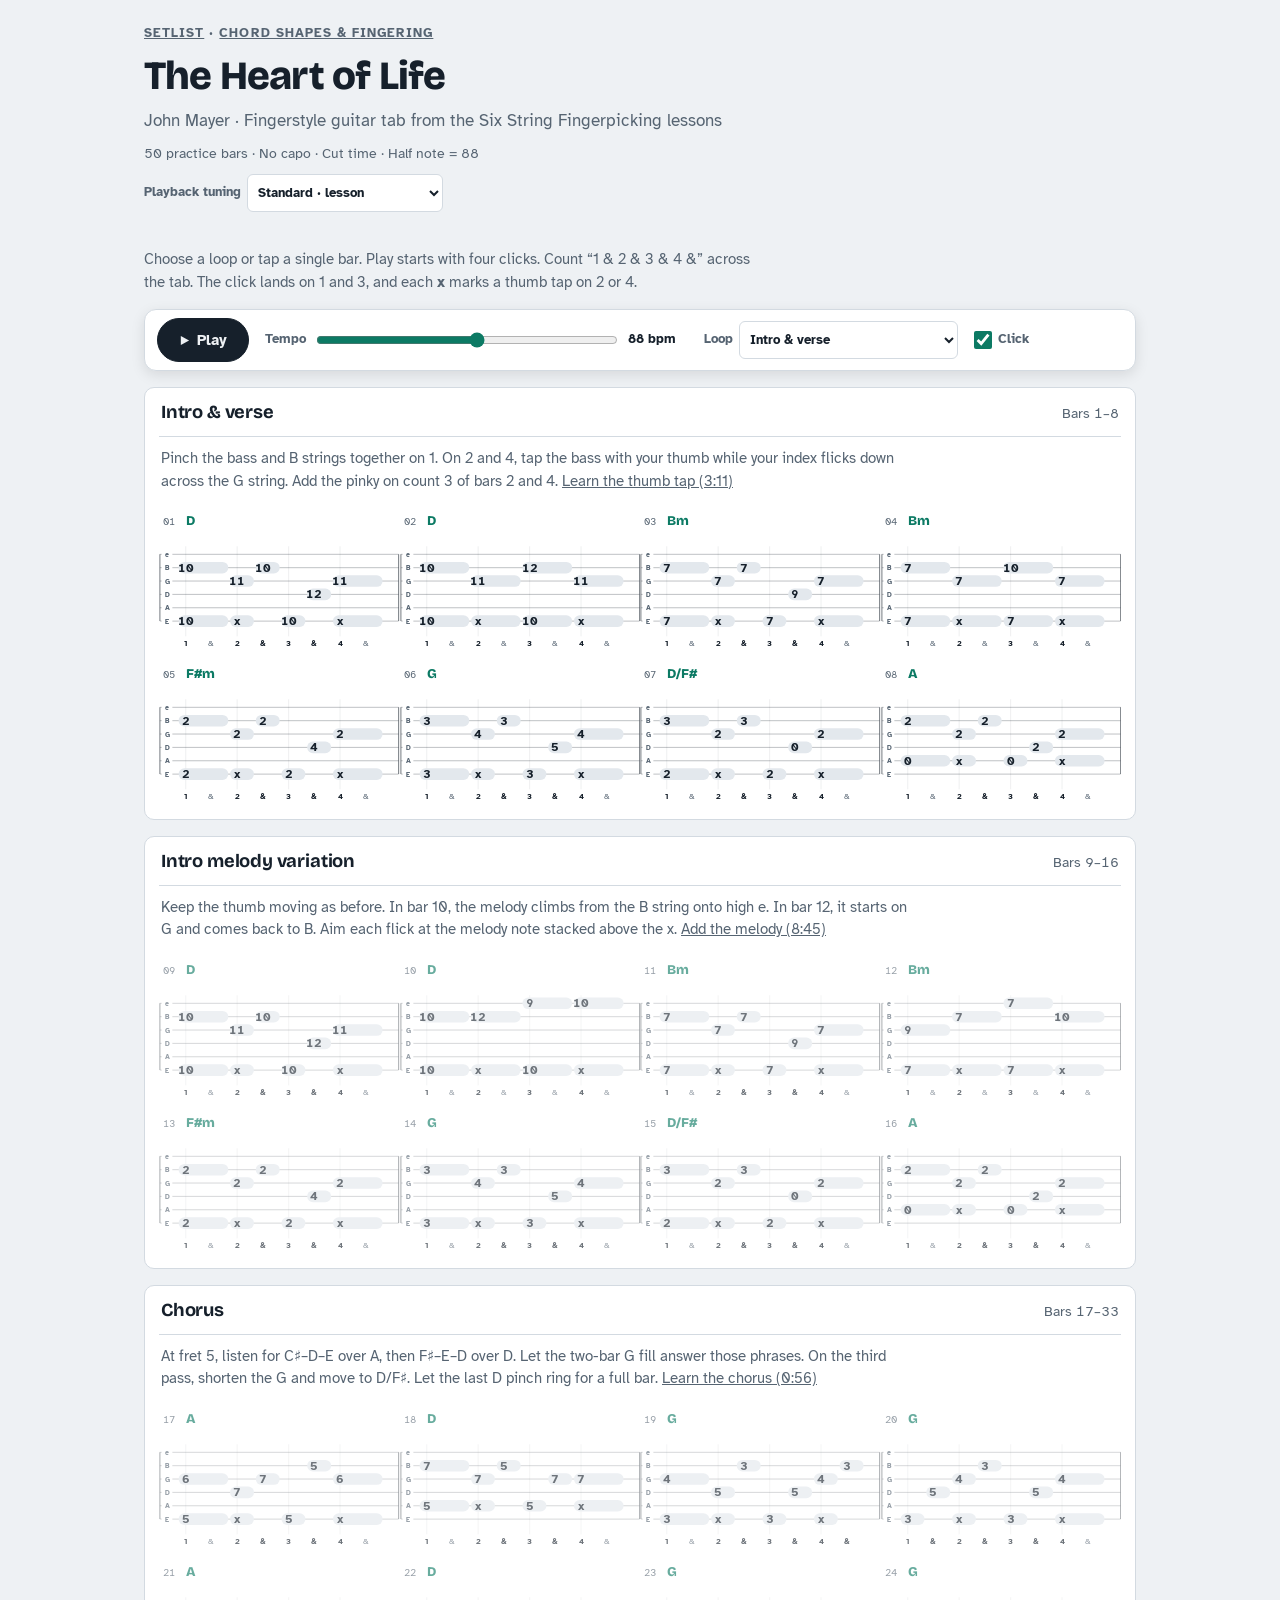
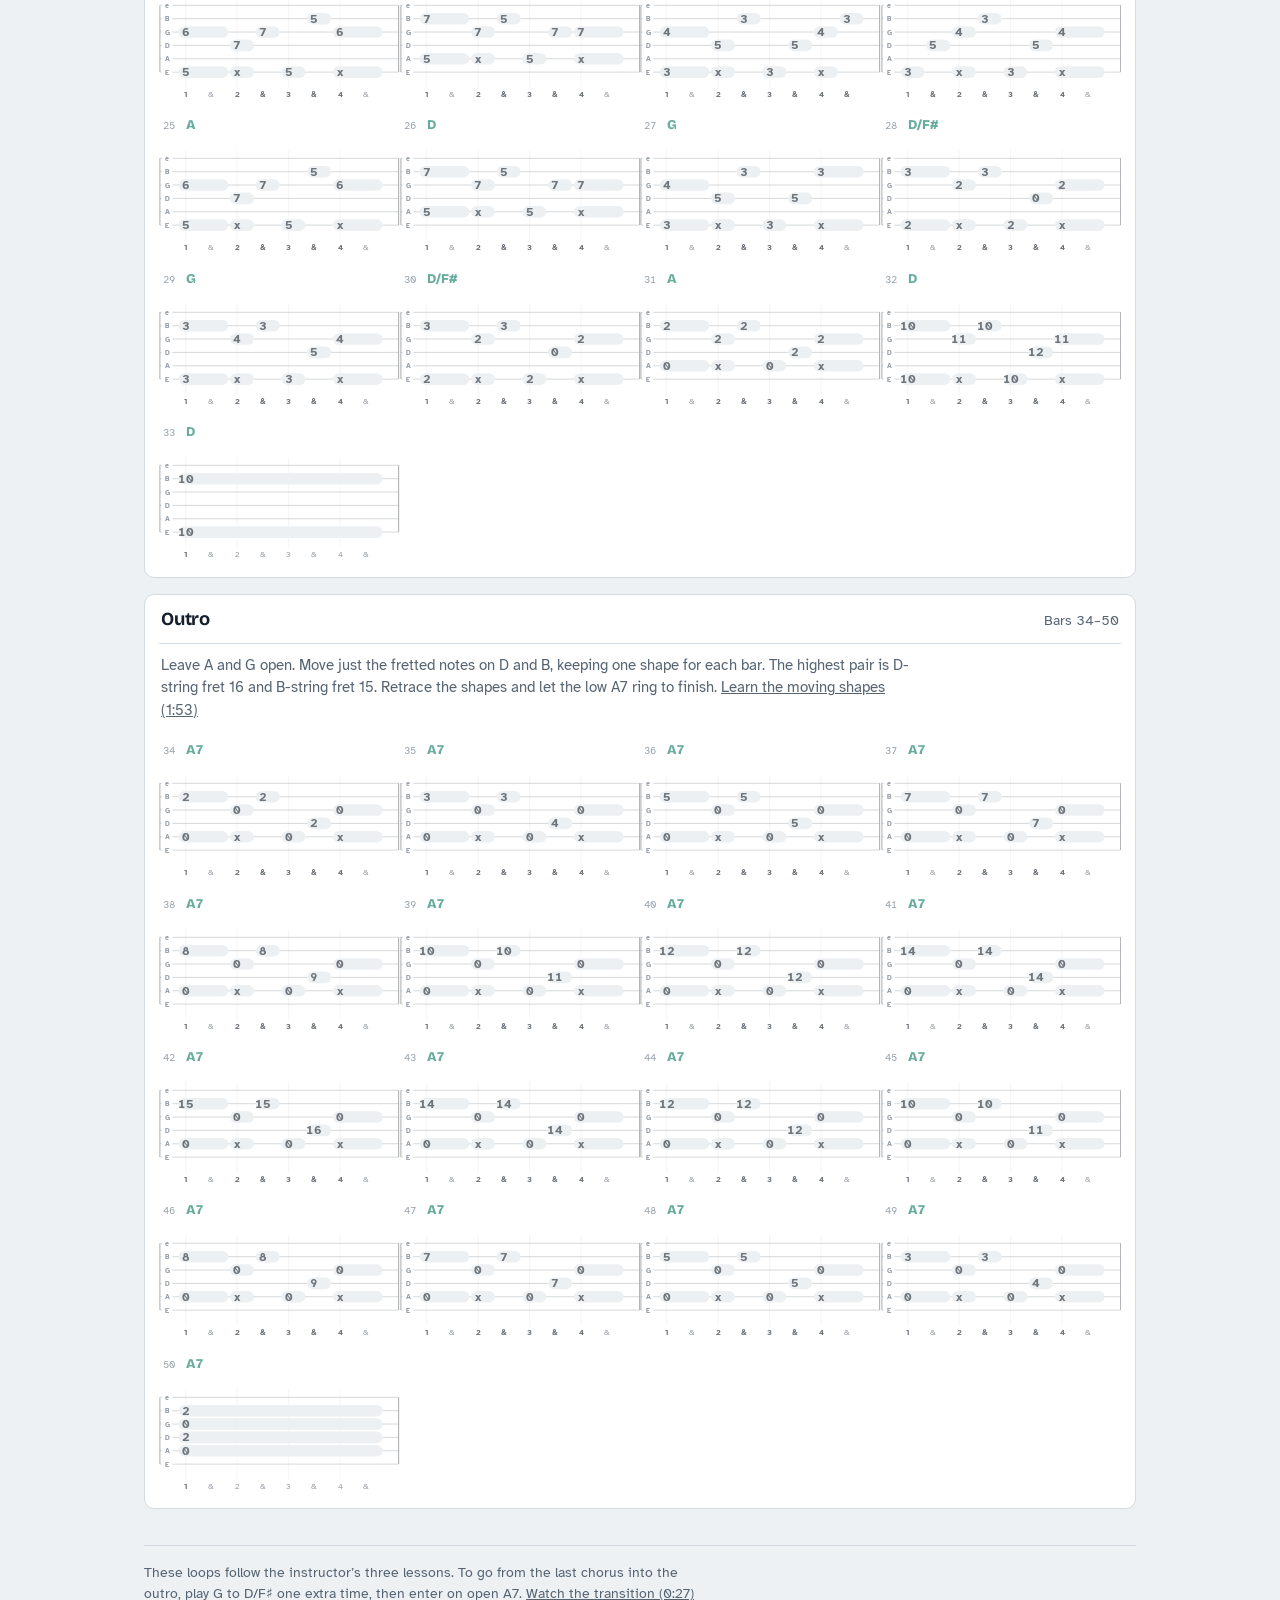
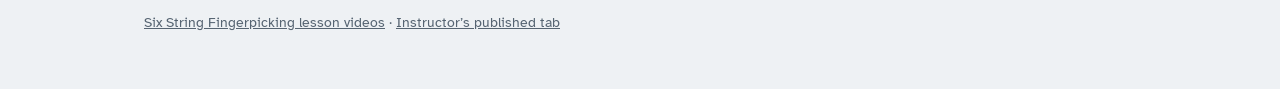
<file: heart-of-life/practice/index.html>
<!DOCTYPE html>
<html lang="en">
<head>
<meta charset="utf-8">
<meta name="viewport" content="width=device-width, initial-scale=1">
<title>The Heart of Life · Interactive guitar tab</title>
<link rel="preconnect" href="https://fonts.googleapis.com">
<link rel="preconnect" href="https://fonts.gstatic.com" crossorigin>
<link href="https://fonts.googleapis.com/css2?family=Atkinson+Hyperlegible:wght@400;700&amp;family=Bricolage+Grotesque:opsz,wght@12..96,600..800&amp;display=swap" rel="stylesheet">
<style>
:root {
  --bg: #eef1f4;
  --surface: #ffffff;
  --ink: #16202b;
  --muted: #566472;
  --line: #d3dae1;
  --open: #0c7a64;
  --on-dot: #ffffff;
  --pill: #e3e8ed;
  --wash: rgb(12 122 100 / .07);
  --font-display: "Bricolage Grotesque", "Avenir Next", "Segoe UI", sans-serif;
  --font-body: "Atkinson Hyperlegible", "Helvetica Neue", Arial, sans-serif;
}
@media (prefers-color-scheme: dark) {
  :root:not([data-theme="light"]) {
    color-scheme: dark;
    --bg: #10161d; --surface: #19212b; --ink: #e9eef3; --muted: #9aa8b6; --line: #2d3946;
    --open: #5ad0b3; --on-dot: #10161d; --pill: #2b3643; --wash: rgb(90 208 179 / .09);
  }
}
:root[data-theme="dark"] {
  color-scheme: dark;
  --bg: #10161d; --surface: #19212b; --ink: #e9eef3; --muted: #9aa8b6; --line: #2d3946;
  --open: #5ad0b3; --on-dot: #10161d; --pill: #2b3643; --wash: rgb(90 208 179 / .09);
}

* { box-sizing: border-box; }
html { -webkit-text-size-adjust: 100%; }
body { margin: 0; background: var(--bg); color: var(--ink); font: 400 16px/1.5 var(--font-body); }
main { max-width: 1024px; margin: 0 auto; padding: 24px 16px 56px; display: grid; gap: 36px; }
h1, h2 { font-family: var(--font-display); text-wrap: balance; margin: 0; line-height: 1.1; }
h1 { font-size: clamp(1.75rem, 7vw, 2.5rem); font-weight: 800; letter-spacing: -0.02em; }
h2 { font-size: 1.375rem; font-weight: 700; letter-spacing: -0.01em; }
p { margin: 0; max-width: 62ch; }
a { color: inherit; }
:is(a, button, input, select, summary):focus-visible { outline: 3px solid var(--open); outline-offset: 2px; border-radius: 4px; }
section { display: grid; gap: 14px; }
header.top { display: grid; gap: 10px; }
.eyebrow { font-size: .8125rem; letter-spacing: .08em; text-transform: uppercase; color: var(--muted); font-weight: 700; }
.lede { font-size: 1.0625rem; color: var(--muted); }
.note { font-size: .9375rem; color: var(--muted); }
.sr { position: absolute; width: 1px; height: 1px; overflow: hidden; clip-path: inset(50%); white-space: nowrap; }

.passage { display: block; min-width: 0; padding: 14px; background: var(--surface); border: 1px solid var(--line); border-radius: 10px; }
.passage-head { display: flex; align-items: baseline; justify-content: space-between; gap: 12px; padding: 0 2px 12px; margin-bottom: 6px; border-bottom: 1px solid var(--line); }
.passage-head h2 { font-size: 1.15rem; }
.passage-head span, .meta { color: var(--muted); font-size: .875rem; font-variant-numeric: tabular-nums; }
.tab { display: grid; grid-template-columns: repeat(3, minmax(0, 1fr)); row-gap: 10px; }
.bar { position: relative; display: block; width: 100%; margin: 0; padding: 0; border: 0; border-radius: 6px; background: none; color: inherit; font: inherit; cursor: pointer; -webkit-tap-highlight-color: transparent; transition: opacity .15s; }
.bar svg { display: block; width: 100%; height: auto; }
.bar.out { opacity: .62; }          /* outside the part being looped */
.bar.now, .bar[aria-pressed="true"], .bar:hover { background: var(--wash); }
.bar[aria-pressed="true"] { box-shadow: inset 0 0 0 1.5px var(--open); }
svg text { font-family: var(--font-body); }
.sl { stroke: var(--ink); stroke-width: 1; opacity: .3; }
.bl { stroke: var(--ink); stroke-width: 1.2; opacity: .55; }
.guide { stroke: var(--ink); stroke-width: 1; opacity: .07; }
.bn { fill: var(--muted); font-size: 11px; font-variant-numeric: tabular-nums; }
.ch { fill: var(--open); font-family: var(--font-display); font-size: 15px; font-weight: 800; }
.pill { fill: var(--pill); }
.fr { fill: var(--ink); font-size: 13px; font-weight: 700; text-anchor: middle; font-variant-numeric: tabular-nums; }
.step.on .pill { fill: var(--open); }
.step.on .fr { fill: var(--on-dot); }
.slur { fill: none; stroke: var(--ink); stroke-width: 1.3; stroke-linecap: round; }
.tech { fill: var(--ink); font-size: 8px; font-weight: 700; text-anchor: middle; paint-order: stroke; stroke: var(--surface); stroke-width: 3px; }
.cnt { fill: var(--muted); font-size: 9.5px; text-anchor: middle; }
.cnt.hit { fill: var(--ink); font-weight: 700; opacity: 1; }
.cursor { stroke: var(--open); stroke-width: 2; stroke-linecap: round; opacity: 0; }
.bar.now .cursor { opacity: .9; }
.slab rect { fill: var(--surface); }
.slab text { fill: var(--muted); font-size: 8px; font-weight: 700; text-anchor: middle; }
.pick { stroke: var(--muted); stroke-width: 1.3; fill: none; }
.rest-tail { fill: var(--surface); stroke: var(--line); stroke-dasharray: 3 2; }
.rest-label { fill: var(--muted); font-size: 8.5px; text-anchor: middle; }
.step.on .rest-tail { stroke: var(--open); }
.step.on .rest-label { fill: var(--open); }

.practice { display: grid; gap: 16px; }
.controls { position: sticky; top: 6px; z-index: 2; display: flex; flex-wrap: wrap; align-items: center; gap: 8px 16px; padding: 8px 12px; background: var(--surface); border: 1px solid var(--line); border-radius: 12px; box-shadow: 0 4px 14px rgb(0 0 0 / .10); }
.pbtn { flex: none; display: inline-flex; align-items: center; justify-content: center; gap: 7px; min-width: 44px; min-height: 40px; padding: 0 13px; border: 1px solid var(--line); border-radius: 99px; background: transparent; color: var(--ink); font: 700 .8125rem/1 var(--font-body); font-variant-numeric: tabular-nums; cursor: pointer; -webkit-tap-highlight-color: transparent; }
.pbtn[aria-pressed="true"] { background: var(--ink); border-color: var(--ink); color: var(--bg); }
.go { min-width: 92px; min-height: 44px; background: var(--ink); border-color: var(--ink); color: var(--bg); font-size: .9375rem; }
.ico { width: 11px; height: 11px; fill: currentColor; flex: none; }
.go .ico-stop, .go[aria-pressed="true"] .ico-play { display: none; }
.go[aria-pressed="true"] .ico-stop { display: block; }
.tempo { flex: 1 1 190px; display: flex; align-items: center; gap: 8px; min-height: 40px; font-size: .8125rem; font-weight: 700; color: var(--muted); }
.tempo input { flex: 1 1 0; min-width: 0; accent-color: var(--open); }
.tempo output { min-width: 4.6em; color: var(--ink); font-variant-numeric: tabular-nums; }
.range { display: inline-flex; align-items: center; gap: 6px; color: var(--muted); font-size: .8125rem; font-weight: 700; }
.range select { min-height: 38px; max-width: 100%; border: 1px solid var(--line); border-radius: 6px; padding: 0 6px; background: var(--surface); color: var(--ink); font: inherit; }
.position { color: var(--muted); min-width: 6em; font-size: .8125rem; font-variant-numeric: tabular-nums; text-align: right; }
details { color: var(--muted); font-size: .9375rem; }
summary { color: var(--ink); font-weight: 700; cursor: pointer; width: fit-content; }
details[open] summary { margin-bottom: 10px; }
.click { display: inline-flex; align-items: center; gap: 6px; min-height: 40px; font-size: .8125rem; font-weight: 700; color: var(--muted); cursor: pointer; }
.click input { width: 18px; height: 18px; margin: 0; accent-color: var(--open); }

.facts { display: grid; grid-template-columns: repeat(auto-fit, minmax(150px, 1fr)); gap: 1px; margin: 0; background: var(--line); border: 1px solid var(--line); border-radius: 8px; overflow: hidden; }
.facts div { background: var(--surface); padding: 10px 12px; }
.facts dt { font-size: .75rem; letter-spacing: .06em; text-transform: uppercase; color: var(--muted); font-weight: 700; }
.facts dd { margin: 2px 0 0; font-size: .9375rem; }
.bars { list-style: none; margin: 0; padding: 0; display: grid; gap: 0; border-top: 1px solid var(--line); max-width: 68ch; }
.bars li { display: grid; grid-template-columns: 2.6em 3em 1fr; gap: 8px; align-items: baseline; padding: 10px 0; border-bottom: 1px solid var(--line); font-size: .9375rem; }
.bars .n { color: var(--muted); font-variant-numeric: tabular-nums; }
.bars .c { font: 800 1.0625rem/1.2 var(--font-display); color: var(--open); }
.linkrow { display: flex; flex-wrap: wrap; gap: 8px; }
.watch { display: inline-flex; align-items: center; gap: 7px; min-height: 40px; padding: 6px 14px 6px 12px; border-radius: 99px; background: var(--ink); color: var(--bg); text-decoration: none; font-size: .875rem; }
.watch b { font-variant-numeric: tabular-nums; }
.source { font-size: .875rem; color: var(--muted); border-top: 1px solid var(--line); padding-top: 16px; display: grid; gap: 8px; }
@media (max-width: 820px) {
  .tab { grid-template-columns: repeat(2, minmax(0, 1fr)); }
  .position { min-width: 0; }
}
@media (max-width: 580px) {
  main { padding: 18px 12px 38px; gap: 22px; }
  .tab { grid-template-columns: 1fr; }
  .controls { display: grid; grid-template-columns: auto minmax(0, 1fr) auto; gap: 4px 8px; }
  .tempo { grid-column: span 2; }
  .range { grid-column: span 2; justify-self: start; }
  .position { display: none; }
  .passage { padding: 11px; }
}
@media print {
  body { background: #fff; }
  .controls, .linkrow, .hint { display: none; }
  .bar.out { opacity: 1; }
  .tab { grid-template-columns: repeat(3, minmax(0, 1fr)); }
  .bar { break-inside: avoid; }
  .passage-head { break-after: avoid; }
}

.tab { grid-template-columns: repeat(4, minmax(0, 1fr)); }
.passage-head span { white-space: nowrap; }
.passage-note { padding: 4px 2px 16px; max-width: 76ch; }
.range, .range select { min-width: 0; max-width: 100%; }
.top .tuning { grid-column: 1; justify-self: start; }
@media (max-width: 960px) { .tab { grid-template-columns: repeat(2, minmax(0, 1fr)); } }
@media (max-width: 580px) { .tab { grid-template-columns: 1fr; } }
@media print { .tuning { display: none; } }
</style>
</head>
<body><main>
<header class="top">
  <p class="eyebrow"><a href="../../index.html">Setlist</a> · <a href="../index.html">Chord shapes &amp; fingering</a></p>
  <h1>The Heart of Life</h1>
  <p class="lede">John Mayer · Fingerstyle guitar tab from the Six String Fingerpicking lessons</p>
  <p class="meta">50 practice bars · No capo · Cut time · Half note = 88</p>
  <label class="range tuning">Playback tuning <select id="tuning"><option value="0">Standard · lesson</option><option value="-1">Half-step down · recording</option></select></label>
</header>
<div class="practice" role="region" aria-label="Interactive tablature">
  <p class="note hint">Choose a loop or tap a single bar. Play starts with four clicks. Count “1 &amp; 2 &amp; 3 &amp; 4 &amp;” across the tab. The click lands on 1 and 3, and each <strong>x</strong> marks a thumb tap on 2 or 4.</p>
  <div class="controls" role="group" aria-label="Play the tab">
    <button type="button" class="pbtn go" id="go" aria-pressed="false"><svg class="ico ico-play" viewBox="0 0 12 12" aria-hidden="true"><path d="M2 1l9 5-9 5z"/></svg><svg class="ico ico-stop" viewBox="0 0 12 12" aria-hidden="true"><rect x="1.5" y="1.5" width="9" height="9" rx="1.5"/></svg><span id="go-text">Play</span></button>
    <label class="tempo"><span>Tempo</span><input type="range" id="tempo" min="40" max="130" step="1" value="88"><output id="tempo-out" for="tempo">88 bpm</output></label>
    <label class="range">Loop <select id="loop"><option value="1-50">All four sections</option><option value="1-8" data-anchor="section-1" selected>Intro &amp; verse</option><option value="9-16" data-anchor="section-9">Intro melody variation</option><option value="17-33" data-anchor="section-17">Chorus</option><option value="34-50" data-anchor="section-34">Outro</option><optgroup label="Short drills"><option value="1-2">D with the pinky · 1–2</option><option value="3-4">Bm with the pinky · 3–4</option><option value="9-12">Both melody changes · 9–12</option><option value="19-20">Two-bar G fill · 19–20</option><option value="34-42">Outro climb · 34–42</option><option value="43-50">Outro descent · 43–50</option></optgroup></select></label>
    <label class="click"><input type="checkbox" id="click" checked>Click</label>
    <span class="position" id="position"></span>
  </div>
  <section class="passage" aria-labelledby="section-1">
  <div class="passage-head"><h2 id="section-1">Intro &amp; verse</h2><span>Bars 1–8</span></div>
  <p class="passage-note note">Pinch the bass and B strings together on 1. On 2 and 4, tap the bass with your thumb while your index flicks down across the G string. Add the pinky on count 3 of bars 2 and 4. <a href="https://youtu.be/dgEQvqHTQbw?t=191">Learn the thumb tap (3:11)</a></p>
  <div class="tab"><button type="button" class="bar" data-bar="0" aria-pressed="false" aria-label="Loop bar 1" aria-describedby="bar-words-0"><svg viewBox="0 0 270 161" aria-hidden="true" focusable="false"><line class="guide" x1="30" y1="43" x2="30" y2="144"/><line class="guide" x1="87.75" y1="43" x2="87.75" y2="144"/><line class="guide" x1="145.5" y1="43" x2="145.5" y2="144"/><line class="guide" x1="203.25" y1="43" x2="203.25" y2="144"/><line class="sl" x1="1" y1="52" x2="269" y2="52"/><g class="slab"><rect x="3" y="47" width="12" height="10"/><text x="9" y="55">e</text></g><line class="sl" x1="1" y1="67" x2="269" y2="67"/><g class="slab"><rect x="3" y="62" width="12" height="10"/><text x="9" y="70">B</text></g><line class="sl" x1="1" y1="82" x2="269" y2="82"/><g class="slab"><rect x="3" y="77" width="12" height="10"/><text x="9" y="85">G</text></g><line class="sl" x1="1" y1="97" x2="269" y2="97"/><g class="slab"><rect x="3" y="92" width="12" height="10"/><text x="9" y="100">D</text></g><line class="sl" x1="1" y1="112" x2="269" y2="112"/><g class="slab"><rect x="3" y="107" width="12" height="10"/><text x="9" y="115">A</text></g><line class="sl" x1="1" y1="127" x2="269" y2="127"/><g class="slab"><rect x="3" y="122" width="12" height="10"/><text x="9" y="130">E</text></g><line class="bl" x1="1" y1="52" x2="1" y2="127"/><line class="bl" x1="269" y1="52" x2="269" y2="127"/><text class="bn" x="4" y="19">01</text><text class="ch" x="30" y="19">D</text><g class="step" data-step="0"><rect class="pill" x="22" y="120.5" width="55.75" height="13" rx="6.5"/><text class="fr" x="30" y="131.3">10</text><rect class="pill" x="22" y="60.5" width="55.75" height="13" rx="6.5"/><text class="fr" x="30" y="71.3">10</text></g><g class="step" data-step="1"><rect class="pill" x="79.75" y="120.5" width="26.87" height="13" rx="6.5"/><text class="fr" x="87.75" y="131.3">x</text><rect class="pill" x="79.75" y="75.5" width="26.87" height="13" rx="6.5"/><text class="fr" x="87.75" y="86.3">11</text></g><g class="step" data-step="2"><rect class="pill" x="108.62" y="60.5" width="26.88" height="13" rx="6.5"/><text class="fr" x="116.62" y="71.3">10</text></g><g class="step" data-step="3"><rect class="pill" x="137.5" y="120.5" width="26.88" height="13" rx="6.5"/><text class="fr" x="145.5" y="131.3">10</text></g><g class="step" data-step="4"><rect class="pill" x="166.38" y="90.5" width="26.87" height="13" rx="6.5"/><text class="fr" x="174.38" y="101.3">12</text></g><g class="step" data-step="5"><rect class="pill" x="195.25" y="120.5" width="55.75" height="13" rx="6.5"/><text class="fr" x="203.25" y="131.3">x</text><rect class="pill" x="195.25" y="75.5" width="55.75" height="13" rx="6.5"/><text class="fr" x="203.25" y="86.3">11</text></g><text class="cnt hit" x="30" y="155">1</text><text class="cnt" x="58.88" y="155">&amp;</text><text class="cnt hit" x="87.75" y="155">2</text><text class="cnt hit" x="116.62" y="155">&amp;</text><text class="cnt hit" x="145.5" y="155">3</text><text class="cnt hit" x="174.38" y="155">&amp;</text><text class="cnt hit" x="203.25" y="155">4</text><text class="cnt" x="232.12" y="155">&amp;</text><line class="cursor" x1="30" y1="42" x2="30" y2="132"/></svg><span class="sr" id="bar-words-0">Bar 1. D. Beat 1, low E string fret 10 with B string fret 10. Beat 2, low E string muted with G string fret 11, muted stroke. The and of 2, B string fret 10. Beat 3, low E string fret 10. The and of 3, D string fret 12. Beat 4, low E string muted with G string fret 11, muted stroke.</span></button><button type="button" class="bar" data-bar="1" aria-pressed="false" aria-label="Loop bar 2" aria-describedby="bar-words-1"><svg viewBox="0 0 270 161" aria-hidden="true" focusable="false"><line class="guide" x1="30" y1="43" x2="30" y2="144"/><line class="guide" x1="87.75" y1="43" x2="87.75" y2="144"/><line class="guide" x1="145.5" y1="43" x2="145.5" y2="144"/><line class="guide" x1="203.25" y1="43" x2="203.25" y2="144"/><line class="sl" x1="1" y1="52" x2="269" y2="52"/><g class="slab"><rect x="3" y="47" width="12" height="10"/><text x="9" y="55">e</text></g><line class="sl" x1="1" y1="67" x2="269" y2="67"/><g class="slab"><rect x="3" y="62" width="12" height="10"/><text x="9" y="70">B</text></g><line class="sl" x1="1" y1="82" x2="269" y2="82"/><g class="slab"><rect x="3" y="77" width="12" height="10"/><text x="9" y="85">G</text></g><line class="sl" x1="1" y1="97" x2="269" y2="97"/><g class="slab"><rect x="3" y="92" width="12" height="10"/><text x="9" y="100">D</text></g><line class="sl" x1="1" y1="112" x2="269" y2="112"/><g class="slab"><rect x="3" y="107" width="12" height="10"/><text x="9" y="115">A</text></g><line class="sl" x1="1" y1="127" x2="269" y2="127"/><g class="slab"><rect x="3" y="122" width="12" height="10"/><text x="9" y="130">E</text></g><line class="bl" x1="1" y1="52" x2="1" y2="127"/><line class="bl" x1="269" y1="52" x2="269" y2="127"/><text class="bn" x="4" y="19">02</text><text class="ch" x="30" y="19">D</text><g class="step" data-step="0"><rect class="pill" x="22" y="120.5" width="55.75" height="13" rx="6.5"/><text class="fr" x="30" y="131.3">10</text><rect class="pill" x="22" y="60.5" width="55.75" height="13" rx="6.5"/><text class="fr" x="30" y="71.3">10</text></g><g class="step" data-step="1"><rect class="pill" x="79.75" y="120.5" width="55.75" height="13" rx="6.5"/><text class="fr" x="87.75" y="131.3">x</text><rect class="pill" x="79.75" y="75.5" width="55.75" height="13" rx="6.5"/><text class="fr" x="87.75" y="86.3">11</text></g><g class="step" data-step="2"><rect class="pill" x="137.5" y="120.5" width="55.75" height="13" rx="6.5"/><text class="fr" x="145.5" y="131.3">10</text><rect class="pill" x="137.5" y="60.5" width="55.75" height="13" rx="6.5"/><text class="fr" x="145.5" y="71.3">12</text></g><g class="step" data-step="3"><rect class="pill" x="195.25" y="120.5" width="55.75" height="13" rx="6.5"/><text class="fr" x="203.25" y="131.3">x</text><rect class="pill" x="195.25" y="75.5" width="55.75" height="13" rx="6.5"/><text class="fr" x="203.25" y="86.3">11</text></g><text class="cnt hit" x="30" y="155">1</text><text class="cnt" x="58.88" y="155">&amp;</text><text class="cnt hit" x="87.75" y="155">2</text><text class="cnt" x="116.62" y="155">&amp;</text><text class="cnt hit" x="145.5" y="155">3</text><text class="cnt" x="174.38" y="155">&amp;</text><text class="cnt hit" x="203.25" y="155">4</text><text class="cnt" x="232.12" y="155">&amp;</text><line class="cursor" x1="30" y1="42" x2="30" y2="132"/></svg><span class="sr" id="bar-words-1">Bar 2. D. Beat 1, low E string fret 10 with B string fret 10. Beat 2, low E string muted with G string fret 11, muted stroke. Beat 3, low E string fret 10 with B string fret 12. Beat 4, low E string muted with G string fret 11, muted stroke.</span></button><button type="button" class="bar" data-bar="2" aria-pressed="false" aria-label="Loop bar 3" aria-describedby="bar-words-2"><svg viewBox="0 0 270 161" aria-hidden="true" focusable="false"><line class="guide" x1="30" y1="43" x2="30" y2="144"/><line class="guide" x1="87.75" y1="43" x2="87.75" y2="144"/><line class="guide" x1="145.5" y1="43" x2="145.5" y2="144"/><line class="guide" x1="203.25" y1="43" x2="203.25" y2="144"/><line class="sl" x1="1" y1="52" x2="269" y2="52"/><g class="slab"><rect x="3" y="47" width="12" height="10"/><text x="9" y="55">e</text></g><line class="sl" x1="1" y1="67" x2="269" y2="67"/><g class="slab"><rect x="3" y="62" width="12" height="10"/><text x="9" y="70">B</text></g><line class="sl" x1="1" y1="82" x2="269" y2="82"/><g class="slab"><rect x="3" y="77" width="12" height="10"/><text x="9" y="85">G</text></g><line class="sl" x1="1" y1="97" x2="269" y2="97"/><g class="slab"><rect x="3" y="92" width="12" height="10"/><text x="9" y="100">D</text></g><line class="sl" x1="1" y1="112" x2="269" y2="112"/><g class="slab"><rect x="3" y="107" width="12" height="10"/><text x="9" y="115">A</text></g><line class="sl" x1="1" y1="127" x2="269" y2="127"/><g class="slab"><rect x="3" y="122" width="12" height="10"/><text x="9" y="130">E</text></g><line class="bl" x1="1" y1="52" x2="1" y2="127"/><line class="bl" x1="269" y1="52" x2="269" y2="127"/><text class="bn" x="4" y="19">03</text><text class="ch" x="30" y="19">Bm</text><g class="step" data-step="0"><rect class="pill" x="22" y="120.5" width="55.75" height="13" rx="6.5"/><text class="fr" x="30" y="131.3">7</text><rect class="pill" x="22" y="60.5" width="55.75" height="13" rx="6.5"/><text class="fr" x="30" y="71.3">7</text></g><g class="step" data-step="1"><rect class="pill" x="79.75" y="120.5" width="26.87" height="13" rx="6.5"/><text class="fr" x="87.75" y="131.3">x</text><rect class="pill" x="79.75" y="75.5" width="26.87" height="13" rx="6.5"/><text class="fr" x="87.75" y="86.3">7</text></g><g class="step" data-step="2"><rect class="pill" x="108.62" y="60.5" width="26.88" height="13" rx="6.5"/><text class="fr" x="116.62" y="71.3">7</text></g><g class="step" data-step="3"><rect class="pill" x="137.5" y="120.5" width="26.88" height="13" rx="6.5"/><text class="fr" x="145.5" y="131.3">7</text></g><g class="step" data-step="4"><rect class="pill" x="166.38" y="90.5" width="26.87" height="13" rx="6.5"/><text class="fr" x="174.38" y="101.3">9</text></g><g class="step" data-step="5"><rect class="pill" x="195.25" y="120.5" width="55.75" height="13" rx="6.5"/><text class="fr" x="203.25" y="131.3">x</text><rect class="pill" x="195.25" y="75.5" width="55.75" height="13" rx="6.5"/><text class="fr" x="203.25" y="86.3">7</text></g><text class="cnt hit" x="30" y="155">1</text><text class="cnt" x="58.88" y="155">&amp;</text><text class="cnt hit" x="87.75" y="155">2</text><text class="cnt hit" x="116.62" y="155">&amp;</text><text class="cnt hit" x="145.5" y="155">3</text><text class="cnt hit" x="174.38" y="155">&amp;</text><text class="cnt hit" x="203.25" y="155">4</text><text class="cnt" x="232.12" y="155">&amp;</text><line class="cursor" x1="30" y1="42" x2="30" y2="132"/></svg><span class="sr" id="bar-words-2">Bar 3. Bm. Beat 1, low E string fret 7 with B string fret 7. Beat 2, low E string muted with G string fret 7, muted stroke. The and of 2, B string fret 7. Beat 3, low E string fret 7. The and of 3, D string fret 9. Beat 4, low E string muted with G string fret 7, muted stroke.</span></button><button type="button" class="bar" data-bar="3" aria-pressed="false" aria-label="Loop bar 4" aria-describedby="bar-words-3"><svg viewBox="0 0 270 161" aria-hidden="true" focusable="false"><line class="guide" x1="30" y1="43" x2="30" y2="144"/><line class="guide" x1="87.75" y1="43" x2="87.75" y2="144"/><line class="guide" x1="145.5" y1="43" x2="145.5" y2="144"/><line class="guide" x1="203.25" y1="43" x2="203.25" y2="144"/><line class="sl" x1="1" y1="52" x2="269" y2="52"/><g class="slab"><rect x="3" y="47" width="12" height="10"/><text x="9" y="55">e</text></g><line class="sl" x1="1" y1="67" x2="269" y2="67"/><g class="slab"><rect x="3" y="62" width="12" height="10"/><text x="9" y="70">B</text></g><line class="sl" x1="1" y1="82" x2="269" y2="82"/><g class="slab"><rect x="3" y="77" width="12" height="10"/><text x="9" y="85">G</text></g><line class="sl" x1="1" y1="97" x2="269" y2="97"/><g class="slab"><rect x="3" y="92" width="12" height="10"/><text x="9" y="100">D</text></g><line class="sl" x1="1" y1="112" x2="269" y2="112"/><g class="slab"><rect x="3" y="107" width="12" height="10"/><text x="9" y="115">A</text></g><line class="sl" x1="1" y1="127" x2="269" y2="127"/><g class="slab"><rect x="3" y="122" width="12" height="10"/><text x="9" y="130">E</text></g><line class="bl" x1="1" y1="52" x2="1" y2="127"/><line class="bl" x1="269" y1="52" x2="269" y2="127"/><text class="bn" x="4" y="19">04</text><text class="ch" x="30" y="19">Bm</text><g class="step" data-step="0"><rect class="pill" x="22" y="120.5" width="55.75" height="13" rx="6.5"/><text class="fr" x="30" y="131.3">7</text><rect class="pill" x="22" y="60.5" width="55.75" height="13" rx="6.5"/><text class="fr" x="30" y="71.3">7</text></g><g class="step" data-step="1"><rect class="pill" x="79.75" y="120.5" width="55.75" height="13" rx="6.5"/><text class="fr" x="87.75" y="131.3">x</text><rect class="pill" x="79.75" y="75.5" width="55.75" height="13" rx="6.5"/><text class="fr" x="87.75" y="86.3">7</text></g><g class="step" data-step="2"><rect class="pill" x="137.5" y="120.5" width="55.75" height="13" rx="6.5"/><text class="fr" x="145.5" y="131.3">7</text><rect class="pill" x="137.5" y="60.5" width="55.75" height="13" rx="6.5"/><text class="fr" x="145.5" y="71.3">10</text></g><g class="step" data-step="3"><rect class="pill" x="195.25" y="120.5" width="55.75" height="13" rx="6.5"/><text class="fr" x="203.25" y="131.3">x</text><rect class="pill" x="195.25" y="75.5" width="55.75" height="13" rx="6.5"/><text class="fr" x="203.25" y="86.3">7</text></g><text class="cnt hit" x="30" y="155">1</text><text class="cnt" x="58.88" y="155">&amp;</text><text class="cnt hit" x="87.75" y="155">2</text><text class="cnt" x="116.62" y="155">&amp;</text><text class="cnt hit" x="145.5" y="155">3</text><text class="cnt" x="174.38" y="155">&amp;</text><text class="cnt hit" x="203.25" y="155">4</text><text class="cnt" x="232.12" y="155">&amp;</text><line class="cursor" x1="30" y1="42" x2="30" y2="132"/></svg><span class="sr" id="bar-words-3">Bar 4. Bm. Beat 1, low E string fret 7 with B string fret 7. Beat 2, low E string muted with G string fret 7, muted stroke. Beat 3, low E string fret 7 with B string fret 10. Beat 4, low E string muted with G string fret 7, muted stroke.</span></button><button type="button" class="bar" data-bar="4" aria-pressed="false" aria-label="Loop bar 5" aria-describedby="bar-words-4"><svg viewBox="0 0 270 161" aria-hidden="true" focusable="false"><line class="guide" x1="30" y1="43" x2="30" y2="144"/><line class="guide" x1="87.75" y1="43" x2="87.75" y2="144"/><line class="guide" x1="145.5" y1="43" x2="145.5" y2="144"/><line class="guide" x1="203.25" y1="43" x2="203.25" y2="144"/><line class="sl" x1="1" y1="52" x2="269" y2="52"/><g class="slab"><rect x="3" y="47" width="12" height="10"/><text x="9" y="55">e</text></g><line class="sl" x1="1" y1="67" x2="269" y2="67"/><g class="slab"><rect x="3" y="62" width="12" height="10"/><text x="9" y="70">B</text></g><line class="sl" x1="1" y1="82" x2="269" y2="82"/><g class="slab"><rect x="3" y="77" width="12" height="10"/><text x="9" y="85">G</text></g><line class="sl" x1="1" y1="97" x2="269" y2="97"/><g class="slab"><rect x="3" y="92" width="12" height="10"/><text x="9" y="100">D</text></g><line class="sl" x1="1" y1="112" x2="269" y2="112"/><g class="slab"><rect x="3" y="107" width="12" height="10"/><text x="9" y="115">A</text></g><line class="sl" x1="1" y1="127" x2="269" y2="127"/><g class="slab"><rect x="3" y="122" width="12" height="10"/><text x="9" y="130">E</text></g><line class="bl" x1="1" y1="52" x2="1" y2="127"/><line class="bl" x1="269" y1="52" x2="269" y2="127"/><text class="bn" x="4" y="19">05</text><text class="ch" x="30" y="19">F#m</text><g class="step" data-step="0"><rect class="pill" x="22" y="120.5" width="55.75" height="13" rx="6.5"/><text class="fr" x="30" y="131.3">2</text><rect class="pill" x="22" y="60.5" width="55.75" height="13" rx="6.5"/><text class="fr" x="30" y="71.3">2</text></g><g class="step" data-step="1"><rect class="pill" x="79.75" y="120.5" width="26.87" height="13" rx="6.5"/><text class="fr" x="87.75" y="131.3">x</text><rect class="pill" x="79.75" y="75.5" width="26.87" height="13" rx="6.5"/><text class="fr" x="87.75" y="86.3">2</text></g><g class="step" data-step="2"><rect class="pill" x="108.62" y="60.5" width="26.88" height="13" rx="6.5"/><text class="fr" x="116.62" y="71.3">2</text></g><g class="step" data-step="3"><rect class="pill" x="137.5" y="120.5" width="26.88" height="13" rx="6.5"/><text class="fr" x="145.5" y="131.3">2</text></g><g class="step" data-step="4"><rect class="pill" x="166.38" y="90.5" width="26.87" height="13" rx="6.5"/><text class="fr" x="174.38" y="101.3">4</text></g><g class="step" data-step="5"><rect class="pill" x="195.25" y="120.5" width="55.75" height="13" rx="6.5"/><text class="fr" x="203.25" y="131.3">x</text><rect class="pill" x="195.25" y="75.5" width="55.75" height="13" rx="6.5"/><text class="fr" x="203.25" y="86.3">2</text></g><text class="cnt hit" x="30" y="155">1</text><text class="cnt" x="58.88" y="155">&amp;</text><text class="cnt hit" x="87.75" y="155">2</text><text class="cnt hit" x="116.62" y="155">&amp;</text><text class="cnt hit" x="145.5" y="155">3</text><text class="cnt hit" x="174.38" y="155">&amp;</text><text class="cnt hit" x="203.25" y="155">4</text><text class="cnt" x="232.12" y="155">&amp;</text><line class="cursor" x1="30" y1="42" x2="30" y2="132"/></svg><span class="sr" id="bar-words-4">Bar 5. F#m. Beat 1, low E string fret 2 with B string fret 2. Beat 2, low E string muted with G string fret 2, muted stroke. The and of 2, B string fret 2. Beat 3, low E string fret 2. The and of 3, D string fret 4. Beat 4, low E string muted with G string fret 2, muted stroke.</span></button><button type="button" class="bar" data-bar="5" aria-pressed="false" aria-label="Loop bar 6" aria-describedby="bar-words-5"><svg viewBox="0 0 270 161" aria-hidden="true" focusable="false"><line class="guide" x1="30" y1="43" x2="30" y2="144"/><line class="guide" x1="87.75" y1="43" x2="87.75" y2="144"/><line class="guide" x1="145.5" y1="43" x2="145.5" y2="144"/><line class="guide" x1="203.25" y1="43" x2="203.25" y2="144"/><line class="sl" x1="1" y1="52" x2="269" y2="52"/><g class="slab"><rect x="3" y="47" width="12" height="10"/><text x="9" y="55">e</text></g><line class="sl" x1="1" y1="67" x2="269" y2="67"/><g class="slab"><rect x="3" y="62" width="12" height="10"/><text x="9" y="70">B</text></g><line class="sl" x1="1" y1="82" x2="269" y2="82"/><g class="slab"><rect x="3" y="77" width="12" height="10"/><text x="9" y="85">G</text></g><line class="sl" x1="1" y1="97" x2="269" y2="97"/><g class="slab"><rect x="3" y="92" width="12" height="10"/><text x="9" y="100">D</text></g><line class="sl" x1="1" y1="112" x2="269" y2="112"/><g class="slab"><rect x="3" y="107" width="12" height="10"/><text x="9" y="115">A</text></g><line class="sl" x1="1" y1="127" x2="269" y2="127"/><g class="slab"><rect x="3" y="122" width="12" height="10"/><text x="9" y="130">E</text></g><line class="bl" x1="1" y1="52" x2="1" y2="127"/><line class="bl" x1="269" y1="52" x2="269" y2="127"/><text class="bn" x="4" y="19">06</text><text class="ch" x="30" y="19">G</text><g class="step" data-step="0"><rect class="pill" x="22" y="120.5" width="55.75" height="13" rx="6.5"/><text class="fr" x="30" y="131.3">3</text><rect class="pill" x="22" y="60.5" width="55.75" height="13" rx="6.5"/><text class="fr" x="30" y="71.3">3</text></g><g class="step" data-step="1"><rect class="pill" x="79.75" y="120.5" width="26.87" height="13" rx="6.5"/><text class="fr" x="87.75" y="131.3">x</text><rect class="pill" x="79.75" y="75.5" width="26.87" height="13" rx="6.5"/><text class="fr" x="87.75" y="86.3">4</text></g><g class="step" data-step="2"><rect class="pill" x="108.62" y="60.5" width="26.88" height="13" rx="6.5"/><text class="fr" x="116.62" y="71.3">3</text></g><g class="step" data-step="3"><rect class="pill" x="137.5" y="120.5" width="26.88" height="13" rx="6.5"/><text class="fr" x="145.5" y="131.3">3</text></g><g class="step" data-step="4"><rect class="pill" x="166.38" y="90.5" width="26.87" height="13" rx="6.5"/><text class="fr" x="174.38" y="101.3">5</text></g><g class="step" data-step="5"><rect class="pill" x="195.25" y="120.5" width="55.75" height="13" rx="6.5"/><text class="fr" x="203.25" y="131.3">x</text><rect class="pill" x="195.25" y="75.5" width="55.75" height="13" rx="6.5"/><text class="fr" x="203.25" y="86.3">4</text></g><text class="cnt hit" x="30" y="155">1</text><text class="cnt" x="58.88" y="155">&amp;</text><text class="cnt hit" x="87.75" y="155">2</text><text class="cnt hit" x="116.62" y="155">&amp;</text><text class="cnt hit" x="145.5" y="155">3</text><text class="cnt hit" x="174.38" y="155">&amp;</text><text class="cnt hit" x="203.25" y="155">4</text><text class="cnt" x="232.12" y="155">&amp;</text><line class="cursor" x1="30" y1="42" x2="30" y2="132"/></svg><span class="sr" id="bar-words-5">Bar 6. G. Beat 1, low E string fret 3 with B string fret 3. Beat 2, low E string muted with G string fret 4, muted stroke. The and of 2, B string fret 3. Beat 3, low E string fret 3. The and of 3, D string fret 5. Beat 4, low E string muted with G string fret 4, muted stroke.</span></button><button type="button" class="bar" data-bar="6" aria-pressed="false" aria-label="Loop bar 7" aria-describedby="bar-words-6"><svg viewBox="0 0 270 161" aria-hidden="true" focusable="false"><line class="guide" x1="30" y1="43" x2="30" y2="144"/><line class="guide" x1="87.75" y1="43" x2="87.75" y2="144"/><line class="guide" x1="145.5" y1="43" x2="145.5" y2="144"/><line class="guide" x1="203.25" y1="43" x2="203.25" y2="144"/><line class="sl" x1="1" y1="52" x2="269" y2="52"/><g class="slab"><rect x="3" y="47" width="12" height="10"/><text x="9" y="55">e</text></g><line class="sl" x1="1" y1="67" x2="269" y2="67"/><g class="slab"><rect x="3" y="62" width="12" height="10"/><text x="9" y="70">B</text></g><line class="sl" x1="1" y1="82" x2="269" y2="82"/><g class="slab"><rect x="3" y="77" width="12" height="10"/><text x="9" y="85">G</text></g><line class="sl" x1="1" y1="97" x2="269" y2="97"/><g class="slab"><rect x="3" y="92" width="12" height="10"/><text x="9" y="100">D</text></g><line class="sl" x1="1" y1="112" x2="269" y2="112"/><g class="slab"><rect x="3" y="107" width="12" height="10"/><text x="9" y="115">A</text></g><line class="sl" x1="1" y1="127" x2="269" y2="127"/><g class="slab"><rect x="3" y="122" width="12" height="10"/><text x="9" y="130">E</text></g><line class="bl" x1="1" y1="52" x2="1" y2="127"/><line class="bl" x1="269" y1="52" x2="269" y2="127"/><text class="bn" x="4" y="19">07</text><text class="ch" x="30" y="19">D/F#</text><g class="step" data-step="0"><rect class="pill" x="22" y="120.5" width="55.75" height="13" rx="6.5"/><text class="fr" x="30" y="131.3">2</text><rect class="pill" x="22" y="60.5" width="55.75" height="13" rx="6.5"/><text class="fr" x="30" y="71.3">3</text></g><g class="step" data-step="1"><rect class="pill" x="79.75" y="120.5" width="26.87" height="13" rx="6.5"/><text class="fr" x="87.75" y="131.3">x</text><rect class="pill" x="79.75" y="75.5" width="26.87" height="13" rx="6.5"/><text class="fr" x="87.75" y="86.3">2</text></g><g class="step" data-step="2"><rect class="pill" x="108.62" y="60.5" width="26.88" height="13" rx="6.5"/><text class="fr" x="116.62" y="71.3">3</text></g><g class="step" data-step="3"><rect class="pill" x="137.5" y="120.5" width="26.88" height="13" rx="6.5"/><text class="fr" x="145.5" y="131.3">2</text></g><g class="step" data-step="4"><rect class="pill" x="166.38" y="90.5" width="26.87" height="13" rx="6.5"/><text class="fr" x="174.38" y="101.3">0</text></g><g class="step" data-step="5"><rect class="pill" x="195.25" y="120.5" width="55.75" height="13" rx="6.5"/><text class="fr" x="203.25" y="131.3">x</text><rect class="pill" x="195.25" y="75.5" width="55.75" height="13" rx="6.5"/><text class="fr" x="203.25" y="86.3">2</text></g><text class="cnt hit" x="30" y="155">1</text><text class="cnt" x="58.88" y="155">&amp;</text><text class="cnt hit" x="87.75" y="155">2</text><text class="cnt hit" x="116.62" y="155">&amp;</text><text class="cnt hit" x="145.5" y="155">3</text><text class="cnt hit" x="174.38" y="155">&amp;</text><text class="cnt hit" x="203.25" y="155">4</text><text class="cnt" x="232.12" y="155">&amp;</text><line class="cursor" x1="30" y1="42" x2="30" y2="132"/></svg><span class="sr" id="bar-words-6">Bar 7. D/F#. Beat 1, low E string fret 2 with B string fret 3. Beat 2, low E string muted with G string fret 2, muted stroke. The and of 2, B string fret 3. Beat 3, low E string fret 2. The and of 3, D string open. Beat 4, low E string muted with G string fret 2, muted stroke.</span></button><button type="button" class="bar" data-bar="7" aria-pressed="false" aria-label="Loop bar 8" aria-describedby="bar-words-7"><svg viewBox="0 0 270 161" aria-hidden="true" focusable="false"><line class="guide" x1="30" y1="43" x2="30" y2="144"/><line class="guide" x1="87.75" y1="43" x2="87.75" y2="144"/><line class="guide" x1="145.5" y1="43" x2="145.5" y2="144"/><line class="guide" x1="203.25" y1="43" x2="203.25" y2="144"/><line class="sl" x1="1" y1="52" x2="269" y2="52"/><g class="slab"><rect x="3" y="47" width="12" height="10"/><text x="9" y="55">e</text></g><line class="sl" x1="1" y1="67" x2="269" y2="67"/><g class="slab"><rect x="3" y="62" width="12" height="10"/><text x="9" y="70">B</text></g><line class="sl" x1="1" y1="82" x2="269" y2="82"/><g class="slab"><rect x="3" y="77" width="12" height="10"/><text x="9" y="85">G</text></g><line class="sl" x1="1" y1="97" x2="269" y2="97"/><g class="slab"><rect x="3" y="92" width="12" height="10"/><text x="9" y="100">D</text></g><line class="sl" x1="1" y1="112" x2="269" y2="112"/><g class="slab"><rect x="3" y="107" width="12" height="10"/><text x="9" y="115">A</text></g><line class="sl" x1="1" y1="127" x2="269" y2="127"/><g class="slab"><rect x="3" y="122" width="12" height="10"/><text x="9" y="130">E</text></g><line class="bl" x1="1" y1="52" x2="1" y2="127"/><line class="bl" x1="269" y1="52" x2="269" y2="127"/><text class="bn" x="4" y="19">08</text><text class="ch" x="30" y="19">A</text><g class="step" data-step="0"><rect class="pill" x="22" y="105.5" width="55.75" height="13" rx="6.5"/><text class="fr" x="30" y="116.3">0</text><rect class="pill" x="22" y="60.5" width="55.75" height="13" rx="6.5"/><text class="fr" x="30" y="71.3">2</text></g><g class="step" data-step="1"><rect class="pill" x="79.75" y="105.5" width="26.87" height="13" rx="6.5"/><text class="fr" x="87.75" y="116.3">x</text><rect class="pill" x="79.75" y="75.5" width="26.87" height="13" rx="6.5"/><text class="fr" x="87.75" y="86.3">2</text></g><g class="step" data-step="2"><rect class="pill" x="108.62" y="60.5" width="26.88" height="13" rx="6.5"/><text class="fr" x="116.62" y="71.3">2</text></g><g class="step" data-step="3"><rect class="pill" x="137.5" y="105.5" width="26.88" height="13" rx="6.5"/><text class="fr" x="145.5" y="116.3">0</text></g><g class="step" data-step="4"><rect class="pill" x="166.38" y="90.5" width="26.87" height="13" rx="6.5"/><text class="fr" x="174.38" y="101.3">2</text></g><g class="step" data-step="5"><rect class="pill" x="195.25" y="105.5" width="55.75" height="13" rx="6.5"/><text class="fr" x="203.25" y="116.3">x</text><rect class="pill" x="195.25" y="75.5" width="55.75" height="13" rx="6.5"/><text class="fr" x="203.25" y="86.3">2</text></g><text class="cnt hit" x="30" y="155">1</text><text class="cnt" x="58.88" y="155">&amp;</text><text class="cnt hit" x="87.75" y="155">2</text><text class="cnt hit" x="116.62" y="155">&amp;</text><text class="cnt hit" x="145.5" y="155">3</text><text class="cnt hit" x="174.38" y="155">&amp;</text><text class="cnt hit" x="203.25" y="155">4</text><text class="cnt" x="232.12" y="155">&amp;</text><line class="cursor" x1="30" y1="42" x2="30" y2="132"/></svg><span class="sr" id="bar-words-7">Bar 8. A. Beat 1, A string open with B string fret 2. Beat 2, A string muted with G string fret 2, muted stroke. The and of 2, B string fret 2. Beat 3, A string open. The and of 3, D string fret 2. Beat 4, A string muted with G string fret 2, muted stroke.</span></button></div>
</section><section class="passage" aria-labelledby="section-9">
  <div class="passage-head"><h2 id="section-9">Intro melody variation</h2><span>Bars 9–16</span></div>
  <p class="passage-note note">Keep the thumb moving as before. In bar 10, the melody climbs from the B string onto high e. In bar 12, it starts on G and comes back to B. Aim each flick at the melody note stacked above the x. <a href="https://youtu.be/dgEQvqHTQbw?t=525">Add the melody (8:45)</a></p>
  <div class="tab"><button type="button" class="bar" data-bar="8" aria-pressed="false" aria-label="Loop bar 9" aria-describedby="bar-words-8"><svg viewBox="0 0 270 161" aria-hidden="true" focusable="false"><line class="guide" x1="30" y1="43" x2="30" y2="144"/><line class="guide" x1="87.75" y1="43" x2="87.75" y2="144"/><line class="guide" x1="145.5" y1="43" x2="145.5" y2="144"/><line class="guide" x1="203.25" y1="43" x2="203.25" y2="144"/><line class="sl" x1="1" y1="52" x2="269" y2="52"/><g class="slab"><rect x="3" y="47" width="12" height="10"/><text x="9" y="55">e</text></g><line class="sl" x1="1" y1="67" x2="269" y2="67"/><g class="slab"><rect x="3" y="62" width="12" height="10"/><text x="9" y="70">B</text></g><line class="sl" x1="1" y1="82" x2="269" y2="82"/><g class="slab"><rect x="3" y="77" width="12" height="10"/><text x="9" y="85">G</text></g><line class="sl" x1="1" y1="97" x2="269" y2="97"/><g class="slab"><rect x="3" y="92" width="12" height="10"/><text x="9" y="100">D</text></g><line class="sl" x1="1" y1="112" x2="269" y2="112"/><g class="slab"><rect x="3" y="107" width="12" height="10"/><text x="9" y="115">A</text></g><line class="sl" x1="1" y1="127" x2="269" y2="127"/><g class="slab"><rect x="3" y="122" width="12" height="10"/><text x="9" y="130">E</text></g><line class="bl" x1="1" y1="52" x2="1" y2="127"/><line class="bl" x1="269" y1="52" x2="269" y2="127"/><text class="bn" x="4" y="19">09</text><text class="ch" x="30" y="19">D</text><g class="step" data-step="0"><rect class="pill" x="22" y="120.5" width="55.75" height="13" rx="6.5"/><text class="fr" x="30" y="131.3">10</text><rect class="pill" x="22" y="60.5" width="55.75" height="13" rx="6.5"/><text class="fr" x="30" y="71.3">10</text></g><g class="step" data-step="1"><rect class="pill" x="79.75" y="120.5" width="26.87" height="13" rx="6.5"/><text class="fr" x="87.75" y="131.3">x</text><rect class="pill" x="79.75" y="75.5" width="26.87" height="13" rx="6.5"/><text class="fr" x="87.75" y="86.3">11</text></g><g class="step" data-step="2"><rect class="pill" x="108.62" y="60.5" width="26.88" height="13" rx="6.5"/><text class="fr" x="116.62" y="71.3">10</text></g><g class="step" data-step="3"><rect class="pill" x="137.5" y="120.5" width="26.88" height="13" rx="6.5"/><text class="fr" x="145.5" y="131.3">10</text></g><g class="step" data-step="4"><rect class="pill" x="166.38" y="90.5" width="26.87" height="13" rx="6.5"/><text class="fr" x="174.38" y="101.3">12</text></g><g class="step" data-step="5"><rect class="pill" x="195.25" y="120.5" width="55.75" height="13" rx="6.5"/><text class="fr" x="203.25" y="131.3">x</text><rect class="pill" x="195.25" y="75.5" width="55.75" height="13" rx="6.5"/><text class="fr" x="203.25" y="86.3">11</text></g><text class="cnt hit" x="30" y="155">1</text><text class="cnt" x="58.88" y="155">&amp;</text><text class="cnt hit" x="87.75" y="155">2</text><text class="cnt hit" x="116.62" y="155">&amp;</text><text class="cnt hit" x="145.5" y="155">3</text><text class="cnt hit" x="174.38" y="155">&amp;</text><text class="cnt hit" x="203.25" y="155">4</text><text class="cnt" x="232.12" y="155">&amp;</text><line class="cursor" x1="30" y1="42" x2="30" y2="132"/></svg><span class="sr" id="bar-words-8">Bar 9. D. Beat 1, low E string fret 10 with B string fret 10. Beat 2, low E string muted with G string fret 11, muted stroke. The and of 2, B string fret 10. Beat 3, low E string fret 10. The and of 3, D string fret 12. Beat 4, low E string muted with G string fret 11, muted stroke.</span></button><button type="button" class="bar" data-bar="9" aria-pressed="false" aria-label="Loop bar 10" aria-describedby="bar-words-9"><svg viewBox="0 0 270 161" aria-hidden="true" focusable="false"><line class="guide" x1="30" y1="43" x2="30" y2="144"/><line class="guide" x1="87.75" y1="43" x2="87.75" y2="144"/><line class="guide" x1="145.5" y1="43" x2="145.5" y2="144"/><line class="guide" x1="203.25" y1="43" x2="203.25" y2="144"/><line class="sl" x1="1" y1="52" x2="269" y2="52"/><g class="slab"><rect x="3" y="47" width="12" height="10"/><text x="9" y="55">e</text></g><line class="sl" x1="1" y1="67" x2="269" y2="67"/><g class="slab"><rect x="3" y="62" width="12" height="10"/><text x="9" y="70">B</text></g><line class="sl" x1="1" y1="82" x2="269" y2="82"/><g class="slab"><rect x="3" y="77" width="12" height="10"/><text x="9" y="85">G</text></g><line class="sl" x1="1" y1="97" x2="269" y2="97"/><g class="slab"><rect x="3" y="92" width="12" height="10"/><text x="9" y="100">D</text></g><line class="sl" x1="1" y1="112" x2="269" y2="112"/><g class="slab"><rect x="3" y="107" width="12" height="10"/><text x="9" y="115">A</text></g><line class="sl" x1="1" y1="127" x2="269" y2="127"/><g class="slab"><rect x="3" y="122" width="12" height="10"/><text x="9" y="130">E</text></g><line class="bl" x1="1" y1="52" x2="1" y2="127"/><line class="bl" x1="269" y1="52" x2="269" y2="127"/><text class="bn" x="4" y="19">10</text><text class="ch" x="30" y="19">D</text><g class="step" data-step="0"><rect class="pill" x="22" y="120.5" width="55.75" height="13" rx="6.5"/><text class="fr" x="30" y="131.3">10</text><rect class="pill" x="22" y="60.5" width="55.75" height="13" rx="6.5"/><text class="fr" x="30" y="71.3">10</text></g><g class="step" data-step="1"><rect class="pill" x="79.75" y="120.5" width="55.75" height="13" rx="6.5"/><text class="fr" x="87.75" y="131.3">x</text><rect class="pill" x="79.75" y="60.5" width="55.75" height="13" rx="6.5"/><text class="fr" x="87.75" y="71.3">12</text></g><g class="step" data-step="2"><rect class="pill" x="137.5" y="120.5" width="55.75" height="13" rx="6.5"/><text class="fr" x="145.5" y="131.3">10</text><rect class="pill" x="137.5" y="45.5" width="55.75" height="13" rx="6.5"/><text class="fr" x="145.5" y="56.3">9</text></g><g class="step" data-step="3"><rect class="pill" x="195.25" y="120.5" width="55.75" height="13" rx="6.5"/><text class="fr" x="203.25" y="131.3">x</text><rect class="pill" x="195.25" y="45.5" width="55.75" height="13" rx="6.5"/><text class="fr" x="203.25" y="56.3">10</text></g><text class="cnt hit" x="30" y="155">1</text><text class="cnt" x="58.88" y="155">&amp;</text><text class="cnt hit" x="87.75" y="155">2</text><text class="cnt" x="116.62" y="155">&amp;</text><text class="cnt hit" x="145.5" y="155">3</text><text class="cnt" x="174.38" y="155">&amp;</text><text class="cnt hit" x="203.25" y="155">4</text><text class="cnt" x="232.12" y="155">&amp;</text><line class="cursor" x1="30" y1="42" x2="30" y2="132"/></svg><span class="sr" id="bar-words-9">Bar 10. D. Beat 1, low E string fret 10 with B string fret 10. Beat 2, low E string muted with B string fret 12, muted stroke. Beat 3, low E string fret 10 with high E string fret 9. Beat 4, low E string muted with high E string fret 10, muted stroke.</span></button><button type="button" class="bar" data-bar="10" aria-pressed="false" aria-label="Loop bar 11" aria-describedby="bar-words-10"><svg viewBox="0 0 270 161" aria-hidden="true" focusable="false"><line class="guide" x1="30" y1="43" x2="30" y2="144"/><line class="guide" x1="87.75" y1="43" x2="87.75" y2="144"/><line class="guide" x1="145.5" y1="43" x2="145.5" y2="144"/><line class="guide" x1="203.25" y1="43" x2="203.25" y2="144"/><line class="sl" x1="1" y1="52" x2="269" y2="52"/><g class="slab"><rect x="3" y="47" width="12" height="10"/><text x="9" y="55">e</text></g><line class="sl" x1="1" y1="67" x2="269" y2="67"/><g class="slab"><rect x="3" y="62" width="12" height="10"/><text x="9" y="70">B</text></g><line class="sl" x1="1" y1="82" x2="269" y2="82"/><g class="slab"><rect x="3" y="77" width="12" height="10"/><text x="9" y="85">G</text></g><line class="sl" x1="1" y1="97" x2="269" y2="97"/><g class="slab"><rect x="3" y="92" width="12" height="10"/><text x="9" y="100">D</text></g><line class="sl" x1="1" y1="112" x2="269" y2="112"/><g class="slab"><rect x="3" y="107" width="12" height="10"/><text x="9" y="115">A</text></g><line class="sl" x1="1" y1="127" x2="269" y2="127"/><g class="slab"><rect x="3" y="122" width="12" height="10"/><text x="9" y="130">E</text></g><line class="bl" x1="1" y1="52" x2="1" y2="127"/><line class="bl" x1="269" y1="52" x2="269" y2="127"/><text class="bn" x="4" y="19">11</text><text class="ch" x="30" y="19">Bm</text><g class="step" data-step="0"><rect class="pill" x="22" y="120.5" width="55.75" height="13" rx="6.5"/><text class="fr" x="30" y="131.3">7</text><rect class="pill" x="22" y="60.5" width="55.75" height="13" rx="6.5"/><text class="fr" x="30" y="71.3">7</text></g><g class="step" data-step="1"><rect class="pill" x="79.75" y="120.5" width="26.87" height="13" rx="6.5"/><text class="fr" x="87.75" y="131.3">x</text><rect class="pill" x="79.75" y="75.5" width="26.87" height="13" rx="6.5"/><text class="fr" x="87.75" y="86.3">7</text></g><g class="step" data-step="2"><rect class="pill" x="108.62" y="60.5" width="26.88" height="13" rx="6.5"/><text class="fr" x="116.62" y="71.3">7</text></g><g class="step" data-step="3"><rect class="pill" x="137.5" y="120.5" width="26.88" height="13" rx="6.5"/><text class="fr" x="145.5" y="131.3">7</text></g><g class="step" data-step="4"><rect class="pill" x="166.38" y="90.5" width="26.87" height="13" rx="6.5"/><text class="fr" x="174.38" y="101.3">9</text></g><g class="step" data-step="5"><rect class="pill" x="195.25" y="120.5" width="55.75" height="13" rx="6.5"/><text class="fr" x="203.25" y="131.3">x</text><rect class="pill" x="195.25" y="75.5" width="55.75" height="13" rx="6.5"/><text class="fr" x="203.25" y="86.3">7</text></g><text class="cnt hit" x="30" y="155">1</text><text class="cnt" x="58.88" y="155">&amp;</text><text class="cnt hit" x="87.75" y="155">2</text><text class="cnt hit" x="116.62" y="155">&amp;</text><text class="cnt hit" x="145.5" y="155">3</text><text class="cnt hit" x="174.38" y="155">&amp;</text><text class="cnt hit" x="203.25" y="155">4</text><text class="cnt" x="232.12" y="155">&amp;</text><line class="cursor" x1="30" y1="42" x2="30" y2="132"/></svg><span class="sr" id="bar-words-10">Bar 11. Bm. Beat 1, low E string fret 7 with B string fret 7. Beat 2, low E string muted with G string fret 7, muted stroke. The and of 2, B string fret 7. Beat 3, low E string fret 7. The and of 3, D string fret 9. Beat 4, low E string muted with G string fret 7, muted stroke.</span></button><button type="button" class="bar" data-bar="11" aria-pressed="false" aria-label="Loop bar 12" aria-describedby="bar-words-11"><svg viewBox="0 0 270 161" aria-hidden="true" focusable="false"><line class="guide" x1="30" y1="43" x2="30" y2="144"/><line class="guide" x1="87.75" y1="43" x2="87.75" y2="144"/><line class="guide" x1="145.5" y1="43" x2="145.5" y2="144"/><line class="guide" x1="203.25" y1="43" x2="203.25" y2="144"/><line class="sl" x1="1" y1="52" x2="269" y2="52"/><g class="slab"><rect x="3" y="47" width="12" height="10"/><text x="9" y="55">e</text></g><line class="sl" x1="1" y1="67" x2="269" y2="67"/><g class="slab"><rect x="3" y="62" width="12" height="10"/><text x="9" y="70">B</text></g><line class="sl" x1="1" y1="82" x2="269" y2="82"/><g class="slab"><rect x="3" y="77" width="12" height="10"/><text x="9" y="85">G</text></g><line class="sl" x1="1" y1="97" x2="269" y2="97"/><g class="slab"><rect x="3" y="92" width="12" height="10"/><text x="9" y="100">D</text></g><line class="sl" x1="1" y1="112" x2="269" y2="112"/><g class="slab"><rect x="3" y="107" width="12" height="10"/><text x="9" y="115">A</text></g><line class="sl" x1="1" y1="127" x2="269" y2="127"/><g class="slab"><rect x="3" y="122" width="12" height="10"/><text x="9" y="130">E</text></g><line class="bl" x1="1" y1="52" x2="1" y2="127"/><line class="bl" x1="269" y1="52" x2="269" y2="127"/><text class="bn" x="4" y="19">12</text><text class="ch" x="30" y="19">Bm</text><g class="step" data-step="0"><rect class="pill" x="22" y="120.5" width="55.75" height="13" rx="6.5"/><text class="fr" x="30" y="131.3">7</text><rect class="pill" x="22" y="75.5" width="55.75" height="13" rx="6.5"/><text class="fr" x="30" y="86.3">9</text></g><g class="step" data-step="1"><rect class="pill" x="79.75" y="120.5" width="55.75" height="13" rx="6.5"/><text class="fr" x="87.75" y="131.3">x</text><rect class="pill" x="79.75" y="60.5" width="55.75" height="13" rx="6.5"/><text class="fr" x="87.75" y="71.3">7</text></g><g class="step" data-step="2"><rect class="pill" x="137.5" y="120.5" width="55.75" height="13" rx="6.5"/><text class="fr" x="145.5" y="131.3">7</text><rect class="pill" x="137.5" y="45.5" width="55.75" height="13" rx="6.5"/><text class="fr" x="145.5" y="56.3">7</text></g><g class="step" data-step="3"><rect class="pill" x="195.25" y="120.5" width="55.75" height="13" rx="6.5"/><text class="fr" x="203.25" y="131.3">x</text><rect class="pill" x="195.25" y="60.5" width="55.75" height="13" rx="6.5"/><text class="fr" x="203.25" y="71.3">10</text></g><text class="cnt hit" x="30" y="155">1</text><text class="cnt" x="58.88" y="155">&amp;</text><text class="cnt hit" x="87.75" y="155">2</text><text class="cnt" x="116.62" y="155">&amp;</text><text class="cnt hit" x="145.5" y="155">3</text><text class="cnt" x="174.38" y="155">&amp;</text><text class="cnt hit" x="203.25" y="155">4</text><text class="cnt" x="232.12" y="155">&amp;</text><line class="cursor" x1="30" y1="42" x2="30" y2="132"/></svg><span class="sr" id="bar-words-11">Bar 12. Bm. Beat 1, low E string fret 7 with G string fret 9. Beat 2, low E string muted with B string fret 7, muted stroke. Beat 3, low E string fret 7 with high E string fret 7. Beat 4, low E string muted with B string fret 10, muted stroke.</span></button><button type="button" class="bar" data-bar="12" aria-pressed="false" aria-label="Loop bar 13" aria-describedby="bar-words-12"><svg viewBox="0 0 270 161" aria-hidden="true" focusable="false"><line class="guide" x1="30" y1="43" x2="30" y2="144"/><line class="guide" x1="87.75" y1="43" x2="87.75" y2="144"/><line class="guide" x1="145.5" y1="43" x2="145.5" y2="144"/><line class="guide" x1="203.25" y1="43" x2="203.25" y2="144"/><line class="sl" x1="1" y1="52" x2="269" y2="52"/><g class="slab"><rect x="3" y="47" width="12" height="10"/><text x="9" y="55">e</text></g><line class="sl" x1="1" y1="67" x2="269" y2="67"/><g class="slab"><rect x="3" y="62" width="12" height="10"/><text x="9" y="70">B</text></g><line class="sl" x1="1" y1="82" x2="269" y2="82"/><g class="slab"><rect x="3" y="77" width="12" height="10"/><text x="9" y="85">G</text></g><line class="sl" x1="1" y1="97" x2="269" y2="97"/><g class="slab"><rect x="3" y="92" width="12" height="10"/><text x="9" y="100">D</text></g><line class="sl" x1="1" y1="112" x2="269" y2="112"/><g class="slab"><rect x="3" y="107" width="12" height="10"/><text x="9" y="115">A</text></g><line class="sl" x1="1" y1="127" x2="269" y2="127"/><g class="slab"><rect x="3" y="122" width="12" height="10"/><text x="9" y="130">E</text></g><line class="bl" x1="1" y1="52" x2="1" y2="127"/><line class="bl" x1="269" y1="52" x2="269" y2="127"/><text class="bn" x="4" y="19">13</text><text class="ch" x="30" y="19">F#m</text><g class="step" data-step="0"><rect class="pill" x="22" y="120.5" width="55.75" height="13" rx="6.5"/><text class="fr" x="30" y="131.3">2</text><rect class="pill" x="22" y="60.5" width="55.75" height="13" rx="6.5"/><text class="fr" x="30" y="71.3">2</text></g><g class="step" data-step="1"><rect class="pill" x="79.75" y="120.5" width="26.87" height="13" rx="6.5"/><text class="fr" x="87.75" y="131.3">x</text><rect class="pill" x="79.75" y="75.5" width="26.87" height="13" rx="6.5"/><text class="fr" x="87.75" y="86.3">2</text></g><g class="step" data-step="2"><rect class="pill" x="108.62" y="60.5" width="26.88" height="13" rx="6.5"/><text class="fr" x="116.62" y="71.3">2</text></g><g class="step" data-step="3"><rect class="pill" x="137.5" y="120.5" width="26.88" height="13" rx="6.5"/><text class="fr" x="145.5" y="131.3">2</text></g><g class="step" data-step="4"><rect class="pill" x="166.38" y="90.5" width="26.87" height="13" rx="6.5"/><text class="fr" x="174.38" y="101.3">4</text></g><g class="step" data-step="5"><rect class="pill" x="195.25" y="120.5" width="55.75" height="13" rx="6.5"/><text class="fr" x="203.25" y="131.3">x</text><rect class="pill" x="195.25" y="75.5" width="55.75" height="13" rx="6.5"/><text class="fr" x="203.25" y="86.3">2</text></g><text class="cnt hit" x="30" y="155">1</text><text class="cnt" x="58.88" y="155">&amp;</text><text class="cnt hit" x="87.75" y="155">2</text><text class="cnt hit" x="116.62" y="155">&amp;</text><text class="cnt hit" x="145.5" y="155">3</text><text class="cnt hit" x="174.38" y="155">&amp;</text><text class="cnt hit" x="203.25" y="155">4</text><text class="cnt" x="232.12" y="155">&amp;</text><line class="cursor" x1="30" y1="42" x2="30" y2="132"/></svg><span class="sr" id="bar-words-12">Bar 13. F#m. Beat 1, low E string fret 2 with B string fret 2. Beat 2, low E string muted with G string fret 2, muted stroke. The and of 2, B string fret 2. Beat 3, low E string fret 2. The and of 3, D string fret 4. Beat 4, low E string muted with G string fret 2, muted stroke.</span></button><button type="button" class="bar" data-bar="13" aria-pressed="false" aria-label="Loop bar 14" aria-describedby="bar-words-13"><svg viewBox="0 0 270 161" aria-hidden="true" focusable="false"><line class="guide" x1="30" y1="43" x2="30" y2="144"/><line class="guide" x1="87.75" y1="43" x2="87.75" y2="144"/><line class="guide" x1="145.5" y1="43" x2="145.5" y2="144"/><line class="guide" x1="203.25" y1="43" x2="203.25" y2="144"/><line class="sl" x1="1" y1="52" x2="269" y2="52"/><g class="slab"><rect x="3" y="47" width="12" height="10"/><text x="9" y="55">e</text></g><line class="sl" x1="1" y1="67" x2="269" y2="67"/><g class="slab"><rect x="3" y="62" width="12" height="10"/><text x="9" y="70">B</text></g><line class="sl" x1="1" y1="82" x2="269" y2="82"/><g class="slab"><rect x="3" y="77" width="12" height="10"/><text x="9" y="85">G</text></g><line class="sl" x1="1" y1="97" x2="269" y2="97"/><g class="slab"><rect x="3" y="92" width="12" height="10"/><text x="9" y="100">D</text></g><line class="sl" x1="1" y1="112" x2="269" y2="112"/><g class="slab"><rect x="3" y="107" width="12" height="10"/><text x="9" y="115">A</text></g><line class="sl" x1="1" y1="127" x2="269" y2="127"/><g class="slab"><rect x="3" y="122" width="12" height="10"/><text x="9" y="130">E</text></g><line class="bl" x1="1" y1="52" x2="1" y2="127"/><line class="bl" x1="269" y1="52" x2="269" y2="127"/><text class="bn" x="4" y="19">14</text><text class="ch" x="30" y="19">G</text><g class="step" data-step="0"><rect class="pill" x="22" y="120.5" width="55.75" height="13" rx="6.5"/><text class="fr" x="30" y="131.3">3</text><rect class="pill" x="22" y="60.5" width="55.75" height="13" rx="6.5"/><text class="fr" x="30" y="71.3">3</text></g><g class="step" data-step="1"><rect class="pill" x="79.75" y="120.5" width="26.87" height="13" rx="6.5"/><text class="fr" x="87.75" y="131.3">x</text><rect class="pill" x="79.75" y="75.5" width="26.87" height="13" rx="6.5"/><text class="fr" x="87.75" y="86.3">4</text></g><g class="step" data-step="2"><rect class="pill" x="108.62" y="60.5" width="26.88" height="13" rx="6.5"/><text class="fr" x="116.62" y="71.3">3</text></g><g class="step" data-step="3"><rect class="pill" x="137.5" y="120.5" width="26.88" height="13" rx="6.5"/><text class="fr" x="145.5" y="131.3">3</text></g><g class="step" data-step="4"><rect class="pill" x="166.38" y="90.5" width="26.87" height="13" rx="6.5"/><text class="fr" x="174.38" y="101.3">5</text></g><g class="step" data-step="5"><rect class="pill" x="195.25" y="120.5" width="55.75" height="13" rx="6.5"/><text class="fr" x="203.25" y="131.3">x</text><rect class="pill" x="195.25" y="75.5" width="55.75" height="13" rx="6.5"/><text class="fr" x="203.25" y="86.3">4</text></g><text class="cnt hit" x="30" y="155">1</text><text class="cnt" x="58.88" y="155">&amp;</text><text class="cnt hit" x="87.75" y="155">2</text><text class="cnt hit" x="116.62" y="155">&amp;</text><text class="cnt hit" x="145.5" y="155">3</text><text class="cnt hit" x="174.38" y="155">&amp;</text><text class="cnt hit" x="203.25" y="155">4</text><text class="cnt" x="232.12" y="155">&amp;</text><line class="cursor" x1="30" y1="42" x2="30" y2="132"/></svg><span class="sr" id="bar-words-13">Bar 14. G. Beat 1, low E string fret 3 with B string fret 3. Beat 2, low E string muted with G string fret 4, muted stroke. The and of 2, B string fret 3. Beat 3, low E string fret 3. The and of 3, D string fret 5. Beat 4, low E string muted with G string fret 4, muted stroke.</span></button><button type="button" class="bar" data-bar="14" aria-pressed="false" aria-label="Loop bar 15" aria-describedby="bar-words-14"><svg viewBox="0 0 270 161" aria-hidden="true" focusable="false"><line class="guide" x1="30" y1="43" x2="30" y2="144"/><line class="guide" x1="87.75" y1="43" x2="87.75" y2="144"/><line class="guide" x1="145.5" y1="43" x2="145.5" y2="144"/><line class="guide" x1="203.25" y1="43" x2="203.25" y2="144"/><line class="sl" x1="1" y1="52" x2="269" y2="52"/><g class="slab"><rect x="3" y="47" width="12" height="10"/><text x="9" y="55">e</text></g><line class="sl" x1="1" y1="67" x2="269" y2="67"/><g class="slab"><rect x="3" y="62" width="12" height="10"/><text x="9" y="70">B</text></g><line class="sl" x1="1" y1="82" x2="269" y2="82"/><g class="slab"><rect x="3" y="77" width="12" height="10"/><text x="9" y="85">G</text></g><line class="sl" x1="1" y1="97" x2="269" y2="97"/><g class="slab"><rect x="3" y="92" width="12" height="10"/><text x="9" y="100">D</text></g><line class="sl" x1="1" y1="112" x2="269" y2="112"/><g class="slab"><rect x="3" y="107" width="12" height="10"/><text x="9" y="115">A</text></g><line class="sl" x1="1" y1="127" x2="269" y2="127"/><g class="slab"><rect x="3" y="122" width="12" height="10"/><text x="9" y="130">E</text></g><line class="bl" x1="1" y1="52" x2="1" y2="127"/><line class="bl" x1="269" y1="52" x2="269" y2="127"/><text class="bn" x="4" y="19">15</text><text class="ch" x="30" y="19">D/F#</text><g class="step" data-step="0"><rect class="pill" x="22" y="120.5" width="55.75" height="13" rx="6.5"/><text class="fr" x="30" y="131.3">2</text><rect class="pill" x="22" y="60.5" width="55.75" height="13" rx="6.5"/><text class="fr" x="30" y="71.3">3</text></g><g class="step" data-step="1"><rect class="pill" x="79.75" y="120.5" width="26.87" height="13" rx="6.5"/><text class="fr" x="87.75" y="131.3">x</text><rect class="pill" x="79.75" y="75.5" width="26.87" height="13" rx="6.5"/><text class="fr" x="87.75" y="86.3">2</text></g><g class="step" data-step="2"><rect class="pill" x="108.62" y="60.5" width="26.88" height="13" rx="6.5"/><text class="fr" x="116.62" y="71.3">3</text></g><g class="step" data-step="3"><rect class="pill" x="137.5" y="120.5" width="26.88" height="13" rx="6.5"/><text class="fr" x="145.5" y="131.3">2</text></g><g class="step" data-step="4"><rect class="pill" x="166.38" y="90.5" width="26.87" height="13" rx="6.5"/><text class="fr" x="174.38" y="101.3">0</text></g><g class="step" data-step="5"><rect class="pill" x="195.25" y="120.5" width="55.75" height="13" rx="6.5"/><text class="fr" x="203.25" y="131.3">x</text><rect class="pill" x="195.25" y="75.5" width="55.75" height="13" rx="6.5"/><text class="fr" x="203.25" y="86.3">2</text></g><text class="cnt hit" x="30" y="155">1</text><text class="cnt" x="58.88" y="155">&amp;</text><text class="cnt hit" x="87.75" y="155">2</text><text class="cnt hit" x="116.62" y="155">&amp;</text><text class="cnt hit" x="145.5" y="155">3</text><text class="cnt hit" x="174.38" y="155">&amp;</text><text class="cnt hit" x="203.25" y="155">4</text><text class="cnt" x="232.12" y="155">&amp;</text><line class="cursor" x1="30" y1="42" x2="30" y2="132"/></svg><span class="sr" id="bar-words-14">Bar 15. D/F#. Beat 1, low E string fret 2 with B string fret 3. Beat 2, low E string muted with G string fret 2, muted stroke. The and of 2, B string fret 3. Beat 3, low E string fret 2. The and of 3, D string open. Beat 4, low E string muted with G string fret 2, muted stroke.</span></button><button type="button" class="bar" data-bar="15" aria-pressed="false" aria-label="Loop bar 16" aria-describedby="bar-words-15"><svg viewBox="0 0 270 161" aria-hidden="true" focusable="false"><line class="guide" x1="30" y1="43" x2="30" y2="144"/><line class="guide" x1="87.75" y1="43" x2="87.75" y2="144"/><line class="guide" x1="145.5" y1="43" x2="145.5" y2="144"/><line class="guide" x1="203.25" y1="43" x2="203.25" y2="144"/><line class="sl" x1="1" y1="52" x2="269" y2="52"/><g class="slab"><rect x="3" y="47" width="12" height="10"/><text x="9" y="55">e</text></g><line class="sl" x1="1" y1="67" x2="269" y2="67"/><g class="slab"><rect x="3" y="62" width="12" height="10"/><text x="9" y="70">B</text></g><line class="sl" x1="1" y1="82" x2="269" y2="82"/><g class="slab"><rect x="3" y="77" width="12" height="10"/><text x="9" y="85">G</text></g><line class="sl" x1="1" y1="97" x2="269" y2="97"/><g class="slab"><rect x="3" y="92" width="12" height="10"/><text x="9" y="100">D</text></g><line class="sl" x1="1" y1="112" x2="269" y2="112"/><g class="slab"><rect x="3" y="107" width="12" height="10"/><text x="9" y="115">A</text></g><line class="sl" x1="1" y1="127" x2="269" y2="127"/><g class="slab"><rect x="3" y="122" width="12" height="10"/><text x="9" y="130">E</text></g><line class="bl" x1="1" y1="52" x2="1" y2="127"/><line class="bl" x1="269" y1="52" x2="269" y2="127"/><text class="bn" x="4" y="19">16</text><text class="ch" x="30" y="19">A</text><g class="step" data-step="0"><rect class="pill" x="22" y="105.5" width="55.75" height="13" rx="6.5"/><text class="fr" x="30" y="116.3">0</text><rect class="pill" x="22" y="60.5" width="55.75" height="13" rx="6.5"/><text class="fr" x="30" y="71.3">2</text></g><g class="step" data-step="1"><rect class="pill" x="79.75" y="105.5" width="26.87" height="13" rx="6.5"/><text class="fr" x="87.75" y="116.3">x</text><rect class="pill" x="79.75" y="75.5" width="26.87" height="13" rx="6.5"/><text class="fr" x="87.75" y="86.3">2</text></g><g class="step" data-step="2"><rect class="pill" x="108.62" y="60.5" width="26.88" height="13" rx="6.5"/><text class="fr" x="116.62" y="71.3">2</text></g><g class="step" data-step="3"><rect class="pill" x="137.5" y="105.5" width="26.88" height="13" rx="6.5"/><text class="fr" x="145.5" y="116.3">0</text></g><g class="step" data-step="4"><rect class="pill" x="166.38" y="90.5" width="26.87" height="13" rx="6.5"/><text class="fr" x="174.38" y="101.3">2</text></g><g class="step" data-step="5"><rect class="pill" x="195.25" y="105.5" width="55.75" height="13" rx="6.5"/><text class="fr" x="203.25" y="116.3">x</text><rect class="pill" x="195.25" y="75.5" width="55.75" height="13" rx="6.5"/><text class="fr" x="203.25" y="86.3">2</text></g><text class="cnt hit" x="30" y="155">1</text><text class="cnt" x="58.88" y="155">&amp;</text><text class="cnt hit" x="87.75" y="155">2</text><text class="cnt hit" x="116.62" y="155">&amp;</text><text class="cnt hit" x="145.5" y="155">3</text><text class="cnt hit" x="174.38" y="155">&amp;</text><text class="cnt hit" x="203.25" y="155">4</text><text class="cnt" x="232.12" y="155">&amp;</text><line class="cursor" x1="30" y1="42" x2="30" y2="132"/></svg><span class="sr" id="bar-words-15">Bar 16. A. Beat 1, A string open with B string fret 2. Beat 2, A string muted with G string fret 2, muted stroke. The and of 2, B string fret 2. Beat 3, A string open. The and of 3, D string fret 2. Beat 4, A string muted with G string fret 2, muted stroke.</span></button></div>
</section><section class="passage" aria-labelledby="section-17">
  <div class="passage-head"><h2 id="section-17">Chorus</h2><span>Bars 17–33</span></div>
  <p class="passage-note note">At fret 5, listen for C♯–D–E over A, then F♯–E–D over D. Let the two-bar G fill answer those phrases. On the third pass, shorten the G and move to D/F♯. Let the last D pinch ring for a full bar. <a href="https://youtu.be/i7CZnBemDs0?t=56">Learn the chorus (0:56)</a></p>
  <div class="tab"><button type="button" class="bar" data-bar="16" aria-pressed="false" aria-label="Loop bar 17" aria-describedby="bar-words-16"><svg viewBox="0 0 270 161" aria-hidden="true" focusable="false"><line class="guide" x1="30" y1="43" x2="30" y2="144"/><line class="guide" x1="87.75" y1="43" x2="87.75" y2="144"/><line class="guide" x1="145.5" y1="43" x2="145.5" y2="144"/><line class="guide" x1="203.25" y1="43" x2="203.25" y2="144"/><line class="sl" x1="1" y1="52" x2="269" y2="52"/><g class="slab"><rect x="3" y="47" width="12" height="10"/><text x="9" y="55">e</text></g><line class="sl" x1="1" y1="67" x2="269" y2="67"/><g class="slab"><rect x="3" y="62" width="12" height="10"/><text x="9" y="70">B</text></g><line class="sl" x1="1" y1="82" x2="269" y2="82"/><g class="slab"><rect x="3" y="77" width="12" height="10"/><text x="9" y="85">G</text></g><line class="sl" x1="1" y1="97" x2="269" y2="97"/><g class="slab"><rect x="3" y="92" width="12" height="10"/><text x="9" y="100">D</text></g><line class="sl" x1="1" y1="112" x2="269" y2="112"/><g class="slab"><rect x="3" y="107" width="12" height="10"/><text x="9" y="115">A</text></g><line class="sl" x1="1" y1="127" x2="269" y2="127"/><g class="slab"><rect x="3" y="122" width="12" height="10"/><text x="9" y="130">E</text></g><line class="bl" x1="1" y1="52" x2="1" y2="127"/><line class="bl" x1="269" y1="52" x2="269" y2="127"/><text class="bn" x="4" y="19">17</text><text class="ch" x="30" y="19">A</text><g class="step" data-step="0"><rect class="pill" x="22" y="120.5" width="55.75" height="13" rx="6.5"/><text class="fr" x="30" y="131.3">5</text><rect class="pill" x="22" y="75.5" width="55.75" height="13" rx="6.5"/><text class="fr" x="30" y="86.3">6</text></g><g class="step" data-step="1"><rect class="pill" x="79.75" y="120.5" width="26.87" height="13" rx="6.5"/><text class="fr" x="87.75" y="131.3">x</text><rect class="pill" x="79.75" y="90.5" width="26.87" height="13" rx="6.5"/><text class="fr" x="87.75" y="101.3">7</text></g><g class="step" data-step="2"><rect class="pill" x="108.62" y="75.5" width="26.88" height="13" rx="6.5"/><text class="fr" x="116.62" y="86.3">7</text></g><g class="step" data-step="3"><rect class="pill" x="137.5" y="120.5" width="26.88" height="13" rx="6.5"/><text class="fr" x="145.5" y="131.3">5</text></g><g class="step" data-step="4"><rect class="pill" x="166.38" y="60.5" width="26.87" height="13" rx="6.5"/><text class="fr" x="174.38" y="71.3">5</text></g><g class="step" data-step="5"><rect class="pill" x="195.25" y="120.5" width="55.75" height="13" rx="6.5"/><text class="fr" x="203.25" y="131.3">x</text><rect class="pill" x="195.25" y="75.5" width="55.75" height="13" rx="6.5"/><text class="fr" x="203.25" y="86.3">6</text></g><text class="cnt hit" x="30" y="155">1</text><text class="cnt" x="58.88" y="155">&amp;</text><text class="cnt hit" x="87.75" y="155">2</text><text class="cnt hit" x="116.62" y="155">&amp;</text><text class="cnt hit" x="145.5" y="155">3</text><text class="cnt hit" x="174.38" y="155">&amp;</text><text class="cnt hit" x="203.25" y="155">4</text><text class="cnt" x="232.12" y="155">&amp;</text><line class="cursor" x1="30" y1="42" x2="30" y2="132"/></svg><span class="sr" id="bar-words-16">Bar 17. A. Beat 1, low E string fret 5 with G string fret 6. Beat 2, low E string muted with D string fret 7, muted stroke. The and of 2, G string fret 7. Beat 3, low E string fret 5. The and of 3, B string fret 5. Beat 4, low E string muted with G string fret 6, muted stroke.</span></button><button type="button" class="bar" data-bar="17" aria-pressed="false" aria-label="Loop bar 18" aria-describedby="bar-words-17"><svg viewBox="0 0 270 161" aria-hidden="true" focusable="false"><line class="guide" x1="30" y1="43" x2="30" y2="144"/><line class="guide" x1="87.75" y1="43" x2="87.75" y2="144"/><line class="guide" x1="145.5" y1="43" x2="145.5" y2="144"/><line class="guide" x1="203.25" y1="43" x2="203.25" y2="144"/><line class="sl" x1="1" y1="52" x2="269" y2="52"/><g class="slab"><rect x="3" y="47" width="12" height="10"/><text x="9" y="55">e</text></g><line class="sl" x1="1" y1="67" x2="269" y2="67"/><g class="slab"><rect x="3" y="62" width="12" height="10"/><text x="9" y="70">B</text></g><line class="sl" x1="1" y1="82" x2="269" y2="82"/><g class="slab"><rect x="3" y="77" width="12" height="10"/><text x="9" y="85">G</text></g><line class="sl" x1="1" y1="97" x2="269" y2="97"/><g class="slab"><rect x="3" y="92" width="12" height="10"/><text x="9" y="100">D</text></g><line class="sl" x1="1" y1="112" x2="269" y2="112"/><g class="slab"><rect x="3" y="107" width="12" height="10"/><text x="9" y="115">A</text></g><line class="sl" x1="1" y1="127" x2="269" y2="127"/><g class="slab"><rect x="3" y="122" width="12" height="10"/><text x="9" y="130">E</text></g><line class="bl" x1="1" y1="52" x2="1" y2="127"/><line class="bl" x1="269" y1="52" x2="269" y2="127"/><text class="bn" x="4" y="19">18</text><text class="ch" x="30" y="19">D</text><g class="step" data-step="0"><rect class="pill" x="22" y="105.5" width="55.75" height="13" rx="6.5"/><text class="fr" x="30" y="116.3">5</text><rect class="pill" x="22" y="60.5" width="55.75" height="13" rx="6.5"/><text class="fr" x="30" y="71.3">7</text></g><g class="step" data-step="1"><rect class="pill" x="79.75" y="105.5" width="26.87" height="13" rx="6.5"/><text class="fr" x="87.75" y="116.3">x</text><rect class="pill" x="79.75" y="75.5" width="26.87" height="13" rx="6.5"/><text class="fr" x="87.75" y="86.3">7</text></g><g class="step" data-step="2"><rect class="pill" x="108.62" y="60.5" width="26.88" height="13" rx="6.5"/><text class="fr" x="116.62" y="71.3">5</text></g><g class="step" data-step="3"><rect class="pill" x="137.5" y="105.5" width="26.88" height="13" rx="6.5"/><text class="fr" x="145.5" y="116.3">5</text></g><g class="step" data-step="4"><rect class="pill" x="166.38" y="75.5" width="26.87" height="13" rx="6.5"/><text class="fr" x="174.38" y="86.3">7</text></g><g class="step" data-step="5"><rect class="pill" x="195.25" y="105.5" width="55.75" height="13" rx="6.5"/><text class="fr" x="203.25" y="116.3">x</text><rect class="pill" x="195.25" y="75.5" width="55.75" height="13" rx="6.5"/><text class="fr" x="203.25" y="86.3">7</text></g><text class="cnt hit" x="30" y="155">1</text><text class="cnt" x="58.88" y="155">&amp;</text><text class="cnt hit" x="87.75" y="155">2</text><text class="cnt hit" x="116.62" y="155">&amp;</text><text class="cnt hit" x="145.5" y="155">3</text><text class="cnt hit" x="174.38" y="155">&amp;</text><text class="cnt hit" x="203.25" y="155">4</text><text class="cnt" x="232.12" y="155">&amp;</text><line class="cursor" x1="30" y1="42" x2="30" y2="132"/></svg><span class="sr" id="bar-words-17">Bar 18. D. Beat 1, A string fret 5 with B string fret 7. Beat 2, A string muted with G string fret 7, muted stroke. The and of 2, B string fret 5. Beat 3, A string fret 5. The and of 3, G string fret 7. Beat 4, A string muted with G string fret 7, muted stroke.</span></button><button type="button" class="bar" data-bar="18" aria-pressed="false" aria-label="Loop bar 19" aria-describedby="bar-words-18"><svg viewBox="0 0 270 161" aria-hidden="true" focusable="false"><line class="guide" x1="30" y1="43" x2="30" y2="144"/><line class="guide" x1="87.75" y1="43" x2="87.75" y2="144"/><line class="guide" x1="145.5" y1="43" x2="145.5" y2="144"/><line class="guide" x1="203.25" y1="43" x2="203.25" y2="144"/><line class="sl" x1="1" y1="52" x2="269" y2="52"/><g class="slab"><rect x="3" y="47" width="12" height="10"/><text x="9" y="55">e</text></g><line class="sl" x1="1" y1="67" x2="269" y2="67"/><g class="slab"><rect x="3" y="62" width="12" height="10"/><text x="9" y="70">B</text></g><line class="sl" x1="1" y1="82" x2="269" y2="82"/><g class="slab"><rect x="3" y="77" width="12" height="10"/><text x="9" y="85">G</text></g><line class="sl" x1="1" y1="97" x2="269" y2="97"/><g class="slab"><rect x="3" y="92" width="12" height="10"/><text x="9" y="100">D</text></g><line class="sl" x1="1" y1="112" x2="269" y2="112"/><g class="slab"><rect x="3" y="107" width="12" height="10"/><text x="9" y="115">A</text></g><line class="sl" x1="1" y1="127" x2="269" y2="127"/><g class="slab"><rect x="3" y="122" width="12" height="10"/><text x="9" y="130">E</text></g><line class="bl" x1="1" y1="52" x2="1" y2="127"/><line class="bl" x1="269" y1="52" x2="269" y2="127"/><text class="bn" x="4" y="19">19</text><text class="ch" x="30" y="19">G</text><g class="step" data-step="0"><rect class="pill" x="22" y="120.5" width="55.75" height="13" rx="6.5"/><text class="fr" x="30" y="131.3">3</text><rect class="pill" x="22" y="75.5" width="55.75" height="13" rx="6.5"/><text class="fr" x="30" y="86.3">4</text></g><g class="step" data-step="1"><rect class="pill" x="79.75" y="120.5" width="26.87" height="13" rx="6.5"/><text class="fr" x="87.75" y="131.3">x</text><rect class="pill" x="79.75" y="90.5" width="26.87" height="13" rx="6.5"/><text class="fr" x="87.75" y="101.3">5</text></g><g class="step" data-step="2"><rect class="pill" x="108.62" y="60.5" width="26.88" height="13" rx="6.5"/><text class="fr" x="116.62" y="71.3">3</text></g><g class="step" data-step="3"><rect class="pill" x="137.5" y="120.5" width="26.88" height="13" rx="6.5"/><text class="fr" x="145.5" y="131.3">3</text></g><g class="step" data-step="4"><rect class="pill" x="166.38" y="90.5" width="26.87" height="13" rx="6.5"/><text class="fr" x="174.38" y="101.3">5</text></g><g class="step" data-step="5"><rect class="pill" x="195.25" y="120.5" width="26.87" height="13" rx="6.5"/><text class="fr" x="203.25" y="131.3">x</text><rect class="pill" x="195.25" y="75.5" width="26.87" height="13" rx="6.5"/><text class="fr" x="203.25" y="86.3">4</text></g><g class="step" data-step="6"><rect class="pill" x="224.12" y="60.5" width="26.88" height="13" rx="6.5"/><text class="fr" x="232.12" y="71.3">3</text></g><text class="cnt hit" x="30" y="155">1</text><text class="cnt" x="58.88" y="155">&amp;</text><text class="cnt hit" x="87.75" y="155">2</text><text class="cnt hit" x="116.62" y="155">&amp;</text><text class="cnt hit" x="145.5" y="155">3</text><text class="cnt hit" x="174.38" y="155">&amp;</text><text class="cnt hit" x="203.25" y="155">4</text><text class="cnt hit" x="232.12" y="155">&amp;</text><line class="cursor" x1="30" y1="42" x2="30" y2="132"/></svg><span class="sr" id="bar-words-18">Bar 19. G. Beat 1, low E string fret 3 with G string fret 4. Beat 2, low E string muted with D string fret 5, muted stroke. The and of 2, B string fret 3. Beat 3, low E string fret 3. The and of 3, D string fret 5. Beat 4, low E string muted with G string fret 4, muted stroke. The and of 4, B string fret 3.</span></button><button type="button" class="bar" data-bar="19" aria-pressed="false" aria-label="Loop bar 20" aria-describedby="bar-words-19"><svg viewBox="0 0 270 161" aria-hidden="true" focusable="false"><line class="guide" x1="30" y1="43" x2="30" y2="144"/><line class="guide" x1="87.75" y1="43" x2="87.75" y2="144"/><line class="guide" x1="145.5" y1="43" x2="145.5" y2="144"/><line class="guide" x1="203.25" y1="43" x2="203.25" y2="144"/><line class="sl" x1="1" y1="52" x2="269" y2="52"/><g class="slab"><rect x="3" y="47" width="12" height="10"/><text x="9" y="55">e</text></g><line class="sl" x1="1" y1="67" x2="269" y2="67"/><g class="slab"><rect x="3" y="62" width="12" height="10"/><text x="9" y="70">B</text></g><line class="sl" x1="1" y1="82" x2="269" y2="82"/><g class="slab"><rect x="3" y="77" width="12" height="10"/><text x="9" y="85">G</text></g><line class="sl" x1="1" y1="97" x2="269" y2="97"/><g class="slab"><rect x="3" y="92" width="12" height="10"/><text x="9" y="100">D</text></g><line class="sl" x1="1" y1="112" x2="269" y2="112"/><g class="slab"><rect x="3" y="107" width="12" height="10"/><text x="9" y="115">A</text></g><line class="sl" x1="1" y1="127" x2="269" y2="127"/><g class="slab"><rect x="3" y="122" width="12" height="10"/><text x="9" y="130">E</text></g><line class="bl" x1="1" y1="52" x2="1" y2="127"/><line class="bl" x1="269" y1="52" x2="269" y2="127"/><text class="bn" x="4" y="19">20</text><text class="ch" x="30" y="19">G</text><g class="step" data-step="0"><rect class="pill" x="22" y="120.5" width="26.88" height="13" rx="6.5"/><text class="fr" x="30" y="131.3">3</text></g><g class="step" data-step="1"><rect class="pill" x="50.88" y="90.5" width="26.87" height="13" rx="6.5"/><text class="fr" x="58.88" y="101.3">5</text></g><g class="step" data-step="2"><rect class="pill" x="79.75" y="120.5" width="26.87" height="13" rx="6.5"/><text class="fr" x="87.75" y="131.3">x</text><rect class="pill" x="79.75" y="75.5" width="26.87" height="13" rx="6.5"/><text class="fr" x="87.75" y="86.3">4</text></g><g class="step" data-step="3"><rect class="pill" x="108.62" y="60.5" width="26.88" height="13" rx="6.5"/><text class="fr" x="116.62" y="71.3">3</text></g><g class="step" data-step="4"><rect class="pill" x="137.5" y="120.5" width="26.88" height="13" rx="6.5"/><text class="fr" x="145.5" y="131.3">3</text></g><g class="step" data-step="5"><rect class="pill" x="166.38" y="90.5" width="26.87" height="13" rx="6.5"/><text class="fr" x="174.38" y="101.3">5</text></g><g class="step" data-step="6"><rect class="pill" x="195.25" y="120.5" width="55.75" height="13" rx="6.5"/><text class="fr" x="203.25" y="131.3">x</text><rect class="pill" x="195.25" y="75.5" width="55.75" height="13" rx="6.5"/><text class="fr" x="203.25" y="86.3">4</text></g><text class="cnt hit" x="30" y="155">1</text><text class="cnt hit" x="58.88" y="155">&amp;</text><text class="cnt hit" x="87.75" y="155">2</text><text class="cnt hit" x="116.62" y="155">&amp;</text><text class="cnt hit" x="145.5" y="155">3</text><text class="cnt hit" x="174.38" y="155">&amp;</text><text class="cnt hit" x="203.25" y="155">4</text><text class="cnt" x="232.12" y="155">&amp;</text><line class="cursor" x1="30" y1="42" x2="30" y2="132"/></svg><span class="sr" id="bar-words-19">Bar 20. G. Beat 1, low E string fret 3. The and of 1, D string fret 5. Beat 2, low E string muted with G string fret 4, muted stroke. The and of 2, B string fret 3. Beat 3, low E string fret 3. The and of 3, D string fret 5. Beat 4, low E string muted with G string fret 4, muted stroke.</span></button><button type="button" class="bar" data-bar="20" aria-pressed="false" aria-label="Loop bar 21" aria-describedby="bar-words-20"><svg viewBox="0 0 270 161" aria-hidden="true" focusable="false"><line class="guide" x1="30" y1="43" x2="30" y2="144"/><line class="guide" x1="87.75" y1="43" x2="87.75" y2="144"/><line class="guide" x1="145.5" y1="43" x2="145.5" y2="144"/><line class="guide" x1="203.25" y1="43" x2="203.25" y2="144"/><line class="sl" x1="1" y1="52" x2="269" y2="52"/><g class="slab"><rect x="3" y="47" width="12" height="10"/><text x="9" y="55">e</text></g><line class="sl" x1="1" y1="67" x2="269" y2="67"/><g class="slab"><rect x="3" y="62" width="12" height="10"/><text x="9" y="70">B</text></g><line class="sl" x1="1" y1="82" x2="269" y2="82"/><g class="slab"><rect x="3" y="77" width="12" height="10"/><text x="9" y="85">G</text></g><line class="sl" x1="1" y1="97" x2="269" y2="97"/><g class="slab"><rect x="3" y="92" width="12" height="10"/><text x="9" y="100">D</text></g><line class="sl" x1="1" y1="112" x2="269" y2="112"/><g class="slab"><rect x="3" y="107" width="12" height="10"/><text x="9" y="115">A</text></g><line class="sl" x1="1" y1="127" x2="269" y2="127"/><g class="slab"><rect x="3" y="122" width="12" height="10"/><text x="9" y="130">E</text></g><line class="bl" x1="1" y1="52" x2="1" y2="127"/><line class="bl" x1="269" y1="52" x2="269" y2="127"/><text class="bn" x="4" y="19">21</text><text class="ch" x="30" y="19">A</text><g class="step" data-step="0"><rect class="pill" x="22" y="120.5" width="55.75" height="13" rx="6.5"/><text class="fr" x="30" y="131.3">5</text><rect class="pill" x="22" y="75.5" width="55.75" height="13" rx="6.5"/><text class="fr" x="30" y="86.3">6</text></g><g class="step" data-step="1"><rect class="pill" x="79.75" y="120.5" width="26.87" height="13" rx="6.5"/><text class="fr" x="87.75" y="131.3">x</text><rect class="pill" x="79.75" y="90.5" width="26.87" height="13" rx="6.5"/><text class="fr" x="87.75" y="101.3">7</text></g><g class="step" data-step="2"><rect class="pill" x="108.62" y="75.5" width="26.88" height="13" rx="6.5"/><text class="fr" x="116.62" y="86.3">7</text></g><g class="step" data-step="3"><rect class="pill" x="137.5" y="120.5" width="26.88" height="13" rx="6.5"/><text class="fr" x="145.5" y="131.3">5</text></g><g class="step" data-step="4"><rect class="pill" x="166.38" y="60.5" width="26.87" height="13" rx="6.5"/><text class="fr" x="174.38" y="71.3">5</text></g><g class="step" data-step="5"><rect class="pill" x="195.25" y="120.5" width="55.75" height="13" rx="6.5"/><text class="fr" x="203.25" y="131.3">x</text><rect class="pill" x="195.25" y="75.5" width="55.75" height="13" rx="6.5"/><text class="fr" x="203.25" y="86.3">6</text></g><text class="cnt hit" x="30" y="155">1</text><text class="cnt" x="58.88" y="155">&amp;</text><text class="cnt hit" x="87.75" y="155">2</text><text class="cnt hit" x="116.62" y="155">&amp;</text><text class="cnt hit" x="145.5" y="155">3</text><text class="cnt hit" x="174.38" y="155">&amp;</text><text class="cnt hit" x="203.25" y="155">4</text><text class="cnt" x="232.12" y="155">&amp;</text><line class="cursor" x1="30" y1="42" x2="30" y2="132"/></svg><span class="sr" id="bar-words-20">Bar 21. A. Beat 1, low E string fret 5 with G string fret 6. Beat 2, low E string muted with D string fret 7, muted stroke. The and of 2, G string fret 7. Beat 3, low E string fret 5. The and of 3, B string fret 5. Beat 4, low E string muted with G string fret 6, muted stroke.</span></button><button type="button" class="bar" data-bar="21" aria-pressed="false" aria-label="Loop bar 22" aria-describedby="bar-words-21"><svg viewBox="0 0 270 161" aria-hidden="true" focusable="false"><line class="guide" x1="30" y1="43" x2="30" y2="144"/><line class="guide" x1="87.75" y1="43" x2="87.75" y2="144"/><line class="guide" x1="145.5" y1="43" x2="145.5" y2="144"/><line class="guide" x1="203.25" y1="43" x2="203.25" y2="144"/><line class="sl" x1="1" y1="52" x2="269" y2="52"/><g class="slab"><rect x="3" y="47" width="12" height="10"/><text x="9" y="55">e</text></g><line class="sl" x1="1" y1="67" x2="269" y2="67"/><g class="slab"><rect x="3" y="62" width="12" height="10"/><text x="9" y="70">B</text></g><line class="sl" x1="1" y1="82" x2="269" y2="82"/><g class="slab"><rect x="3" y="77" width="12" height="10"/><text x="9" y="85">G</text></g><line class="sl" x1="1" y1="97" x2="269" y2="97"/><g class="slab"><rect x="3" y="92" width="12" height="10"/><text x="9" y="100">D</text></g><line class="sl" x1="1" y1="112" x2="269" y2="112"/><g class="slab"><rect x="3" y="107" width="12" height="10"/><text x="9" y="115">A</text></g><line class="sl" x1="1" y1="127" x2="269" y2="127"/><g class="slab"><rect x="3" y="122" width="12" height="10"/><text x="9" y="130">E</text></g><line class="bl" x1="1" y1="52" x2="1" y2="127"/><line class="bl" x1="269" y1="52" x2="269" y2="127"/><text class="bn" x="4" y="19">22</text><text class="ch" x="30" y="19">D</text><g class="step" data-step="0"><rect class="pill" x="22" y="105.5" width="55.75" height="13" rx="6.5"/><text class="fr" x="30" y="116.3">5</text><rect class="pill" x="22" y="60.5" width="55.75" height="13" rx="6.5"/><text class="fr" x="30" y="71.3">7</text></g><g class="step" data-step="1"><rect class="pill" x="79.75" y="105.5" width="26.87" height="13" rx="6.5"/><text class="fr" x="87.75" y="116.3">x</text><rect class="pill" x="79.75" y="75.5" width="26.87" height="13" rx="6.5"/><text class="fr" x="87.75" y="86.3">7</text></g><g class="step" data-step="2"><rect class="pill" x="108.62" y="60.5" width="26.88" height="13" rx="6.5"/><text class="fr" x="116.62" y="71.3">5</text></g><g class="step" data-step="3"><rect class="pill" x="137.5" y="105.5" width="26.88" height="13" rx="6.5"/><text class="fr" x="145.5" y="116.3">5</text></g><g class="step" data-step="4"><rect class="pill" x="166.38" y="75.5" width="26.87" height="13" rx="6.5"/><text class="fr" x="174.38" y="86.3">7</text></g><g class="step" data-step="5"><rect class="pill" x="195.25" y="105.5" width="55.75" height="13" rx="6.5"/><text class="fr" x="203.25" y="116.3">x</text><rect class="pill" x="195.25" y="75.5" width="55.75" height="13" rx="6.5"/><text class="fr" x="203.25" y="86.3">7</text></g><text class="cnt hit" x="30" y="155">1</text><text class="cnt" x="58.88" y="155">&amp;</text><text class="cnt hit" x="87.75" y="155">2</text><text class="cnt hit" x="116.62" y="155">&amp;</text><text class="cnt hit" x="145.5" y="155">3</text><text class="cnt hit" x="174.38" y="155">&amp;</text><text class="cnt hit" x="203.25" y="155">4</text><text class="cnt" x="232.12" y="155">&amp;</text><line class="cursor" x1="30" y1="42" x2="30" y2="132"/></svg><span class="sr" id="bar-words-21">Bar 22. D. Beat 1, A string fret 5 with B string fret 7. Beat 2, A string muted with G string fret 7, muted stroke. The and of 2, B string fret 5. Beat 3, A string fret 5. The and of 3, G string fret 7. Beat 4, A string muted with G string fret 7, muted stroke.</span></button><button type="button" class="bar" data-bar="22" aria-pressed="false" aria-label="Loop bar 23" aria-describedby="bar-words-22"><svg viewBox="0 0 270 161" aria-hidden="true" focusable="false"><line class="guide" x1="30" y1="43" x2="30" y2="144"/><line class="guide" x1="87.75" y1="43" x2="87.75" y2="144"/><line class="guide" x1="145.5" y1="43" x2="145.5" y2="144"/><line class="guide" x1="203.25" y1="43" x2="203.25" y2="144"/><line class="sl" x1="1" y1="52" x2="269" y2="52"/><g class="slab"><rect x="3" y="47" width="12" height="10"/><text x="9" y="55">e</text></g><line class="sl" x1="1" y1="67" x2="269" y2="67"/><g class="slab"><rect x="3" y="62" width="12" height="10"/><text x="9" y="70">B</text></g><line class="sl" x1="1" y1="82" x2="269" y2="82"/><g class="slab"><rect x="3" y="77" width="12" height="10"/><text x="9" y="85">G</text></g><line class="sl" x1="1" y1="97" x2="269" y2="97"/><g class="slab"><rect x="3" y="92" width="12" height="10"/><text x="9" y="100">D</text></g><line class="sl" x1="1" y1="112" x2="269" y2="112"/><g class="slab"><rect x="3" y="107" width="12" height="10"/><text x="9" y="115">A</text></g><line class="sl" x1="1" y1="127" x2="269" y2="127"/><g class="slab"><rect x="3" y="122" width="12" height="10"/><text x="9" y="130">E</text></g><line class="bl" x1="1" y1="52" x2="1" y2="127"/><line class="bl" x1="269" y1="52" x2="269" y2="127"/><text class="bn" x="4" y="19">23</text><text class="ch" x="30" y="19">G</text><g class="step" data-step="0"><rect class="pill" x="22" y="120.5" width="55.75" height="13" rx="6.5"/><text class="fr" x="30" y="131.3">3</text><rect class="pill" x="22" y="75.5" width="55.75" height="13" rx="6.5"/><text class="fr" x="30" y="86.3">4</text></g><g class="step" data-step="1"><rect class="pill" x="79.75" y="120.5" width="26.87" height="13" rx="6.5"/><text class="fr" x="87.75" y="131.3">x</text><rect class="pill" x="79.75" y="90.5" width="26.87" height="13" rx="6.5"/><text class="fr" x="87.75" y="101.3">5</text></g><g class="step" data-step="2"><rect class="pill" x="108.62" y="60.5" width="26.88" height="13" rx="6.5"/><text class="fr" x="116.62" y="71.3">3</text></g><g class="step" data-step="3"><rect class="pill" x="137.5" y="120.5" width="26.88" height="13" rx="6.5"/><text class="fr" x="145.5" y="131.3">3</text></g><g class="step" data-step="4"><rect class="pill" x="166.38" y="90.5" width="26.87" height="13" rx="6.5"/><text class="fr" x="174.38" y="101.3">5</text></g><g class="step" data-step="5"><rect class="pill" x="195.25" y="120.5" width="26.87" height="13" rx="6.5"/><text class="fr" x="203.25" y="131.3">x</text><rect class="pill" x="195.25" y="75.5" width="26.87" height="13" rx="6.5"/><text class="fr" x="203.25" y="86.3">4</text></g><g class="step" data-step="6"><rect class="pill" x="224.12" y="60.5" width="26.88" height="13" rx="6.5"/><text class="fr" x="232.12" y="71.3">3</text></g><text class="cnt hit" x="30" y="155">1</text><text class="cnt" x="58.88" y="155">&amp;</text><text class="cnt hit" x="87.75" y="155">2</text><text class="cnt hit" x="116.62" y="155">&amp;</text><text class="cnt hit" x="145.5" y="155">3</text><text class="cnt hit" x="174.38" y="155">&amp;</text><text class="cnt hit" x="203.25" y="155">4</text><text class="cnt hit" x="232.12" y="155">&amp;</text><line class="cursor" x1="30" y1="42" x2="30" y2="132"/></svg><span class="sr" id="bar-words-22">Bar 23. G. Beat 1, low E string fret 3 with G string fret 4. Beat 2, low E string muted with D string fret 5, muted stroke. The and of 2, B string fret 3. Beat 3, low E string fret 3. The and of 3, D string fret 5. Beat 4, low E string muted with G string fret 4, muted stroke. The and of 4, B string fret 3.</span></button><button type="button" class="bar" data-bar="23" aria-pressed="false" aria-label="Loop bar 24" aria-describedby="bar-words-23"><svg viewBox="0 0 270 161" aria-hidden="true" focusable="false"><line class="guide" x1="30" y1="43" x2="30" y2="144"/><line class="guide" x1="87.75" y1="43" x2="87.75" y2="144"/><line class="guide" x1="145.5" y1="43" x2="145.5" y2="144"/><line class="guide" x1="203.25" y1="43" x2="203.25" y2="144"/><line class="sl" x1="1" y1="52" x2="269" y2="52"/><g class="slab"><rect x="3" y="47" width="12" height="10"/><text x="9" y="55">e</text></g><line class="sl" x1="1" y1="67" x2="269" y2="67"/><g class="slab"><rect x="3" y="62" width="12" height="10"/><text x="9" y="70">B</text></g><line class="sl" x1="1" y1="82" x2="269" y2="82"/><g class="slab"><rect x="3" y="77" width="12" height="10"/><text x="9" y="85">G</text></g><line class="sl" x1="1" y1="97" x2="269" y2="97"/><g class="slab"><rect x="3" y="92" width="12" height="10"/><text x="9" y="100">D</text></g><line class="sl" x1="1" y1="112" x2="269" y2="112"/><g class="slab"><rect x="3" y="107" width="12" height="10"/><text x="9" y="115">A</text></g><line class="sl" x1="1" y1="127" x2="269" y2="127"/><g class="slab"><rect x="3" y="122" width="12" height="10"/><text x="9" y="130">E</text></g><line class="bl" x1="1" y1="52" x2="1" y2="127"/><line class="bl" x1="269" y1="52" x2="269" y2="127"/><text class="bn" x="4" y="19">24</text><text class="ch" x="30" y="19">G</text><g class="step" data-step="0"><rect class="pill" x="22" y="120.5" width="26.88" height="13" rx="6.5"/><text class="fr" x="30" y="131.3">3</text></g><g class="step" data-step="1"><rect class="pill" x="50.88" y="90.5" width="26.87" height="13" rx="6.5"/><text class="fr" x="58.88" y="101.3">5</text></g><g class="step" data-step="2"><rect class="pill" x="79.75" y="120.5" width="26.87" height="13" rx="6.5"/><text class="fr" x="87.75" y="131.3">x</text><rect class="pill" x="79.75" y="75.5" width="26.87" height="13" rx="6.5"/><text class="fr" x="87.75" y="86.3">4</text></g><g class="step" data-step="3"><rect class="pill" x="108.62" y="60.5" width="26.88" height="13" rx="6.5"/><text class="fr" x="116.62" y="71.3">3</text></g><g class="step" data-step="4"><rect class="pill" x="137.5" y="120.5" width="26.88" height="13" rx="6.5"/><text class="fr" x="145.5" y="131.3">3</text></g><g class="step" data-step="5"><rect class="pill" x="166.38" y="90.5" width="26.87" height="13" rx="6.5"/><text class="fr" x="174.38" y="101.3">5</text></g><g class="step" data-step="6"><rect class="pill" x="195.25" y="120.5" width="55.75" height="13" rx="6.5"/><text class="fr" x="203.25" y="131.3">x</text><rect class="pill" x="195.25" y="75.5" width="55.75" height="13" rx="6.5"/><text class="fr" x="203.25" y="86.3">4</text></g><text class="cnt hit" x="30" y="155">1</text><text class="cnt hit" x="58.88" y="155">&amp;</text><text class="cnt hit" x="87.75" y="155">2</text><text class="cnt hit" x="116.62" y="155">&amp;</text><text class="cnt hit" x="145.5" y="155">3</text><text class="cnt hit" x="174.38" y="155">&amp;</text><text class="cnt hit" x="203.25" y="155">4</text><text class="cnt" x="232.12" y="155">&amp;</text><line class="cursor" x1="30" y1="42" x2="30" y2="132"/></svg><span class="sr" id="bar-words-23">Bar 24. G. Beat 1, low E string fret 3. The and of 1, D string fret 5. Beat 2, low E string muted with G string fret 4, muted stroke. The and of 2, B string fret 3. Beat 3, low E string fret 3. The and of 3, D string fret 5. Beat 4, low E string muted with G string fret 4, muted stroke.</span></button><button type="button" class="bar" data-bar="24" aria-pressed="false" aria-label="Loop bar 25" aria-describedby="bar-words-24"><svg viewBox="0 0 270 161" aria-hidden="true" focusable="false"><line class="guide" x1="30" y1="43" x2="30" y2="144"/><line class="guide" x1="87.75" y1="43" x2="87.75" y2="144"/><line class="guide" x1="145.5" y1="43" x2="145.5" y2="144"/><line class="guide" x1="203.25" y1="43" x2="203.25" y2="144"/><line class="sl" x1="1" y1="52" x2="269" y2="52"/><g class="slab"><rect x="3" y="47" width="12" height="10"/><text x="9" y="55">e</text></g><line class="sl" x1="1" y1="67" x2="269" y2="67"/><g class="slab"><rect x="3" y="62" width="12" height="10"/><text x="9" y="70">B</text></g><line class="sl" x1="1" y1="82" x2="269" y2="82"/><g class="slab"><rect x="3" y="77" width="12" height="10"/><text x="9" y="85">G</text></g><line class="sl" x1="1" y1="97" x2="269" y2="97"/><g class="slab"><rect x="3" y="92" width="12" height="10"/><text x="9" y="100">D</text></g><line class="sl" x1="1" y1="112" x2="269" y2="112"/><g class="slab"><rect x="3" y="107" width="12" height="10"/><text x="9" y="115">A</text></g><line class="sl" x1="1" y1="127" x2="269" y2="127"/><g class="slab"><rect x="3" y="122" width="12" height="10"/><text x="9" y="130">E</text></g><line class="bl" x1="1" y1="52" x2="1" y2="127"/><line class="bl" x1="269" y1="52" x2="269" y2="127"/><text class="bn" x="4" y="19">25</text><text class="ch" x="30" y="19">A</text><g class="step" data-step="0"><rect class="pill" x="22" y="120.5" width="55.75" height="13" rx="6.5"/><text class="fr" x="30" y="131.3">5</text><rect class="pill" x="22" y="75.5" width="55.75" height="13" rx="6.5"/><text class="fr" x="30" y="86.3">6</text></g><g class="step" data-step="1"><rect class="pill" x="79.75" y="120.5" width="26.87" height="13" rx="6.5"/><text class="fr" x="87.75" y="131.3">x</text><rect class="pill" x="79.75" y="90.5" width="26.87" height="13" rx="6.5"/><text class="fr" x="87.75" y="101.3">7</text></g><g class="step" data-step="2"><rect class="pill" x="108.62" y="75.5" width="26.88" height="13" rx="6.5"/><text class="fr" x="116.62" y="86.3">7</text></g><g class="step" data-step="3"><rect class="pill" x="137.5" y="120.5" width="26.88" height="13" rx="6.5"/><text class="fr" x="145.5" y="131.3">5</text></g><g class="step" data-step="4"><rect class="pill" x="166.38" y="60.5" width="26.87" height="13" rx="6.5"/><text class="fr" x="174.38" y="71.3">5</text></g><g class="step" data-step="5"><rect class="pill" x="195.25" y="120.5" width="55.75" height="13" rx="6.5"/><text class="fr" x="203.25" y="131.3">x</text><rect class="pill" x="195.25" y="75.5" width="55.75" height="13" rx="6.5"/><text class="fr" x="203.25" y="86.3">6</text></g><text class="cnt hit" x="30" y="155">1</text><text class="cnt" x="58.88" y="155">&amp;</text><text class="cnt hit" x="87.75" y="155">2</text><text class="cnt hit" x="116.62" y="155">&amp;</text><text class="cnt hit" x="145.5" y="155">3</text><text class="cnt hit" x="174.38" y="155">&amp;</text><text class="cnt hit" x="203.25" y="155">4</text><text class="cnt" x="232.12" y="155">&amp;</text><line class="cursor" x1="30" y1="42" x2="30" y2="132"/></svg><span class="sr" id="bar-words-24">Bar 25. A. Beat 1, low E string fret 5 with G string fret 6. Beat 2, low E string muted with D string fret 7, muted stroke. The and of 2, G string fret 7. Beat 3, low E string fret 5. The and of 3, B string fret 5. Beat 4, low E string muted with G string fret 6, muted stroke.</span></button><button type="button" class="bar" data-bar="25" aria-pressed="false" aria-label="Loop bar 26" aria-describedby="bar-words-25"><svg viewBox="0 0 270 161" aria-hidden="true" focusable="false"><line class="guide" x1="30" y1="43" x2="30" y2="144"/><line class="guide" x1="87.75" y1="43" x2="87.75" y2="144"/><line class="guide" x1="145.5" y1="43" x2="145.5" y2="144"/><line class="guide" x1="203.25" y1="43" x2="203.25" y2="144"/><line class="sl" x1="1" y1="52" x2="269" y2="52"/><g class="slab"><rect x="3" y="47" width="12" height="10"/><text x="9" y="55">e</text></g><line class="sl" x1="1" y1="67" x2="269" y2="67"/><g class="slab"><rect x="3" y="62" width="12" height="10"/><text x="9" y="70">B</text></g><line class="sl" x1="1" y1="82" x2="269" y2="82"/><g class="slab"><rect x="3" y="77" width="12" height="10"/><text x="9" y="85">G</text></g><line class="sl" x1="1" y1="97" x2="269" y2="97"/><g class="slab"><rect x="3" y="92" width="12" height="10"/><text x="9" y="100">D</text></g><line class="sl" x1="1" y1="112" x2="269" y2="112"/><g class="slab"><rect x="3" y="107" width="12" height="10"/><text x="9" y="115">A</text></g><line class="sl" x1="1" y1="127" x2="269" y2="127"/><g class="slab"><rect x="3" y="122" width="12" height="10"/><text x="9" y="130">E</text></g><line class="bl" x1="1" y1="52" x2="1" y2="127"/><line class="bl" x1="269" y1="52" x2="269" y2="127"/><text class="bn" x="4" y="19">26</text><text class="ch" x="30" y="19">D</text><g class="step" data-step="0"><rect class="pill" x="22" y="105.5" width="55.75" height="13" rx="6.5"/><text class="fr" x="30" y="116.3">5</text><rect class="pill" x="22" y="60.5" width="55.75" height="13" rx="6.5"/><text class="fr" x="30" y="71.3">7</text></g><g class="step" data-step="1"><rect class="pill" x="79.75" y="105.5" width="26.87" height="13" rx="6.5"/><text class="fr" x="87.75" y="116.3">x</text><rect class="pill" x="79.75" y="75.5" width="26.87" height="13" rx="6.5"/><text class="fr" x="87.75" y="86.3">7</text></g><g class="step" data-step="2"><rect class="pill" x="108.62" y="60.5" width="26.88" height="13" rx="6.5"/><text class="fr" x="116.62" y="71.3">5</text></g><g class="step" data-step="3"><rect class="pill" x="137.5" y="105.5" width="26.88" height="13" rx="6.5"/><text class="fr" x="145.5" y="116.3">5</text></g><g class="step" data-step="4"><rect class="pill" x="166.38" y="75.5" width="26.87" height="13" rx="6.5"/><text class="fr" x="174.38" y="86.3">7</text></g><g class="step" data-step="5"><rect class="pill" x="195.25" y="105.5" width="55.75" height="13" rx="6.5"/><text class="fr" x="203.25" y="116.3">x</text><rect class="pill" x="195.25" y="75.5" width="55.75" height="13" rx="6.5"/><text class="fr" x="203.25" y="86.3">7</text></g><text class="cnt hit" x="30" y="155">1</text><text class="cnt" x="58.88" y="155">&amp;</text><text class="cnt hit" x="87.75" y="155">2</text><text class="cnt hit" x="116.62" y="155">&amp;</text><text class="cnt hit" x="145.5" y="155">3</text><text class="cnt hit" x="174.38" y="155">&amp;</text><text class="cnt hit" x="203.25" y="155">4</text><text class="cnt" x="232.12" y="155">&amp;</text><line class="cursor" x1="30" y1="42" x2="30" y2="132"/></svg><span class="sr" id="bar-words-25">Bar 26. D. Beat 1, A string fret 5 with B string fret 7. Beat 2, A string muted with G string fret 7, muted stroke. The and of 2, B string fret 5. Beat 3, A string fret 5. The and of 3, G string fret 7. Beat 4, A string muted with G string fret 7, muted stroke.</span></button><button type="button" class="bar" data-bar="26" aria-pressed="false" aria-label="Loop bar 27" aria-describedby="bar-words-26"><svg viewBox="0 0 270 161" aria-hidden="true" focusable="false"><line class="guide" x1="30" y1="43" x2="30" y2="144"/><line class="guide" x1="87.75" y1="43" x2="87.75" y2="144"/><line class="guide" x1="145.5" y1="43" x2="145.5" y2="144"/><line class="guide" x1="203.25" y1="43" x2="203.25" y2="144"/><line class="sl" x1="1" y1="52" x2="269" y2="52"/><g class="slab"><rect x="3" y="47" width="12" height="10"/><text x="9" y="55">e</text></g><line class="sl" x1="1" y1="67" x2="269" y2="67"/><g class="slab"><rect x="3" y="62" width="12" height="10"/><text x="9" y="70">B</text></g><line class="sl" x1="1" y1="82" x2="269" y2="82"/><g class="slab"><rect x="3" y="77" width="12" height="10"/><text x="9" y="85">G</text></g><line class="sl" x1="1" y1="97" x2="269" y2="97"/><g class="slab"><rect x="3" y="92" width="12" height="10"/><text x="9" y="100">D</text></g><line class="sl" x1="1" y1="112" x2="269" y2="112"/><g class="slab"><rect x="3" y="107" width="12" height="10"/><text x="9" y="115">A</text></g><line class="sl" x1="1" y1="127" x2="269" y2="127"/><g class="slab"><rect x="3" y="122" width="12" height="10"/><text x="9" y="130">E</text></g><line class="bl" x1="1" y1="52" x2="1" y2="127"/><line class="bl" x1="269" y1="52" x2="269" y2="127"/><text class="bn" x="4" y="19">27</text><text class="ch" x="30" y="19">G</text><g class="step" data-step="0"><rect class="pill" x="22" y="120.5" width="55.75" height="13" rx="6.5"/><text class="fr" x="30" y="131.3">3</text><rect class="pill" x="22" y="75.5" width="55.75" height="13" rx="6.5"/><text class="fr" x="30" y="86.3">4</text></g><g class="step" data-step="1"><rect class="pill" x="79.75" y="120.5" width="26.87" height="13" rx="6.5"/><text class="fr" x="87.75" y="131.3">x</text><rect class="pill" x="79.75" y="90.5" width="26.87" height="13" rx="6.5"/><text class="fr" x="87.75" y="101.3">5</text></g><g class="step" data-step="2"><rect class="pill" x="108.62" y="60.5" width="26.88" height="13" rx="6.5"/><text class="fr" x="116.62" y="71.3">3</text></g><g class="step" data-step="3"><rect class="pill" x="137.5" y="120.5" width="26.88" height="13" rx="6.5"/><text class="fr" x="145.5" y="131.3">3</text></g><g class="step" data-step="4"><rect class="pill" x="166.38" y="90.5" width="26.87" height="13" rx="6.5"/><text class="fr" x="174.38" y="101.3">5</text></g><g class="step" data-step="5"><rect class="pill" x="195.25" y="120.5" width="55.75" height="13" rx="6.5"/><text class="fr" x="203.25" y="131.3">x</text><rect class="pill" x="195.25" y="60.5" width="55.75" height="13" rx="6.5"/><text class="fr" x="203.25" y="71.3">3</text></g><text class="cnt hit" x="30" y="155">1</text><text class="cnt" x="58.88" y="155">&amp;</text><text class="cnt hit" x="87.75" y="155">2</text><text class="cnt hit" x="116.62" y="155">&amp;</text><text class="cnt hit" x="145.5" y="155">3</text><text class="cnt hit" x="174.38" y="155">&amp;</text><text class="cnt hit" x="203.25" y="155">4</text><text class="cnt" x="232.12" y="155">&amp;</text><line class="cursor" x1="30" y1="42" x2="30" y2="132"/></svg><span class="sr" id="bar-words-26">Bar 27. G. Beat 1, low E string fret 3 with G string fret 4. Beat 2, low E string muted with D string fret 5, muted stroke. The and of 2, B string fret 3. Beat 3, low E string fret 3. The and of 3, D string fret 5. Beat 4, low E string muted with B string fret 3, muted stroke.</span></button><button type="button" class="bar" data-bar="27" aria-pressed="false" aria-label="Loop bar 28" aria-describedby="bar-words-27"><svg viewBox="0 0 270 161" aria-hidden="true" focusable="false"><line class="guide" x1="30" y1="43" x2="30" y2="144"/><line class="guide" x1="87.75" y1="43" x2="87.75" y2="144"/><line class="guide" x1="145.5" y1="43" x2="145.5" y2="144"/><line class="guide" x1="203.25" y1="43" x2="203.25" y2="144"/><line class="sl" x1="1" y1="52" x2="269" y2="52"/><g class="slab"><rect x="3" y="47" width="12" height="10"/><text x="9" y="55">e</text></g><line class="sl" x1="1" y1="67" x2="269" y2="67"/><g class="slab"><rect x="3" y="62" width="12" height="10"/><text x="9" y="70">B</text></g><line class="sl" x1="1" y1="82" x2="269" y2="82"/><g class="slab"><rect x="3" y="77" width="12" height="10"/><text x="9" y="85">G</text></g><line class="sl" x1="1" y1="97" x2="269" y2="97"/><g class="slab"><rect x="3" y="92" width="12" height="10"/><text x="9" y="100">D</text></g><line class="sl" x1="1" y1="112" x2="269" y2="112"/><g class="slab"><rect x="3" y="107" width="12" height="10"/><text x="9" y="115">A</text></g><line class="sl" x1="1" y1="127" x2="269" y2="127"/><g class="slab"><rect x="3" y="122" width="12" height="10"/><text x="9" y="130">E</text></g><line class="bl" x1="1" y1="52" x2="1" y2="127"/><line class="bl" x1="269" y1="52" x2="269" y2="127"/><text class="bn" x="4" y="19">28</text><text class="ch" x="30" y="19">D/F#</text><g class="step" data-step="0"><rect class="pill" x="22" y="120.5" width="55.75" height="13" rx="6.5"/><text class="fr" x="30" y="131.3">2</text><rect class="pill" x="22" y="60.5" width="55.75" height="13" rx="6.5"/><text class="fr" x="30" y="71.3">3</text></g><g class="step" data-step="1"><rect class="pill" x="79.75" y="120.5" width="26.87" height="13" rx="6.5"/><text class="fr" x="87.75" y="131.3">x</text><rect class="pill" x="79.75" y="75.5" width="26.87" height="13" rx="6.5"/><text class="fr" x="87.75" y="86.3">2</text></g><g class="step" data-step="2"><rect class="pill" x="108.62" y="60.5" width="26.88" height="13" rx="6.5"/><text class="fr" x="116.62" y="71.3">3</text></g><g class="step" data-step="3"><rect class="pill" x="137.5" y="120.5" width="26.88" height="13" rx="6.5"/><text class="fr" x="145.5" y="131.3">2</text></g><g class="step" data-step="4"><rect class="pill" x="166.38" y="90.5" width="26.87" height="13" rx="6.5"/><text class="fr" x="174.38" y="101.3">0</text></g><g class="step" data-step="5"><rect class="pill" x="195.25" y="120.5" width="55.75" height="13" rx="6.5"/><text class="fr" x="203.25" y="131.3">x</text><rect class="pill" x="195.25" y="75.5" width="55.75" height="13" rx="6.5"/><text class="fr" x="203.25" y="86.3">2</text></g><text class="cnt hit" x="30" y="155">1</text><text class="cnt" x="58.88" y="155">&amp;</text><text class="cnt hit" x="87.75" y="155">2</text><text class="cnt hit" x="116.62" y="155">&amp;</text><text class="cnt hit" x="145.5" y="155">3</text><text class="cnt hit" x="174.38" y="155">&amp;</text><text class="cnt hit" x="203.25" y="155">4</text><text class="cnt" x="232.12" y="155">&amp;</text><line class="cursor" x1="30" y1="42" x2="30" y2="132"/></svg><span class="sr" id="bar-words-27">Bar 28. D/F#. Beat 1, low E string fret 2 with B string fret 3. Beat 2, low E string muted with G string fret 2, muted stroke. The and of 2, B string fret 3. Beat 3, low E string fret 2. The and of 3, D string open. Beat 4, low E string muted with G string fret 2, muted stroke.</span></button><button type="button" class="bar" data-bar="28" aria-pressed="false" aria-label="Loop bar 29" aria-describedby="bar-words-28"><svg viewBox="0 0 270 161" aria-hidden="true" focusable="false"><line class="guide" x1="30" y1="43" x2="30" y2="144"/><line class="guide" x1="87.75" y1="43" x2="87.75" y2="144"/><line class="guide" x1="145.5" y1="43" x2="145.5" y2="144"/><line class="guide" x1="203.25" y1="43" x2="203.25" y2="144"/><line class="sl" x1="1" y1="52" x2="269" y2="52"/><g class="slab"><rect x="3" y="47" width="12" height="10"/><text x="9" y="55">e</text></g><line class="sl" x1="1" y1="67" x2="269" y2="67"/><g class="slab"><rect x="3" y="62" width="12" height="10"/><text x="9" y="70">B</text></g><line class="sl" x1="1" y1="82" x2="269" y2="82"/><g class="slab"><rect x="3" y="77" width="12" height="10"/><text x="9" y="85">G</text></g><line class="sl" x1="1" y1="97" x2="269" y2="97"/><g class="slab"><rect x="3" y="92" width="12" height="10"/><text x="9" y="100">D</text></g><line class="sl" x1="1" y1="112" x2="269" y2="112"/><g class="slab"><rect x="3" y="107" width="12" height="10"/><text x="9" y="115">A</text></g><line class="sl" x1="1" y1="127" x2="269" y2="127"/><g class="slab"><rect x="3" y="122" width="12" height="10"/><text x="9" y="130">E</text></g><line class="bl" x1="1" y1="52" x2="1" y2="127"/><line class="bl" x1="269" y1="52" x2="269" y2="127"/><text class="bn" x="4" y="19">29</text><text class="ch" x="30" y="19">G</text><g class="step" data-step="0"><rect class="pill" x="22" y="120.5" width="55.75" height="13" rx="6.5"/><text class="fr" x="30" y="131.3">3</text><rect class="pill" x="22" y="60.5" width="55.75" height="13" rx="6.5"/><text class="fr" x="30" y="71.3">3</text></g><g class="step" data-step="1"><rect class="pill" x="79.75" y="120.5" width="26.87" height="13" rx="6.5"/><text class="fr" x="87.75" y="131.3">x</text><rect class="pill" x="79.75" y="75.5" width="26.87" height="13" rx="6.5"/><text class="fr" x="87.75" y="86.3">4</text></g><g class="step" data-step="2"><rect class="pill" x="108.62" y="60.5" width="26.88" height="13" rx="6.5"/><text class="fr" x="116.62" y="71.3">3</text></g><g class="step" data-step="3"><rect class="pill" x="137.5" y="120.5" width="26.88" height="13" rx="6.5"/><text class="fr" x="145.5" y="131.3">3</text></g><g class="step" data-step="4"><rect class="pill" x="166.38" y="90.5" width="26.87" height="13" rx="6.5"/><text class="fr" x="174.38" y="101.3">5</text></g><g class="step" data-step="5"><rect class="pill" x="195.25" y="120.5" width="55.75" height="13" rx="6.5"/><text class="fr" x="203.25" y="131.3">x</text><rect class="pill" x="195.25" y="75.5" width="55.75" height="13" rx="6.5"/><text class="fr" x="203.25" y="86.3">4</text></g><text class="cnt hit" x="30" y="155">1</text><text class="cnt" x="58.88" y="155">&amp;</text><text class="cnt hit" x="87.75" y="155">2</text><text class="cnt hit" x="116.62" y="155">&amp;</text><text class="cnt hit" x="145.5" y="155">3</text><text class="cnt hit" x="174.38" y="155">&amp;</text><text class="cnt hit" x="203.25" y="155">4</text><text class="cnt" x="232.12" y="155">&amp;</text><line class="cursor" x1="30" y1="42" x2="30" y2="132"/></svg><span class="sr" id="bar-words-28">Bar 29. G. Beat 1, low E string fret 3 with B string fret 3. Beat 2, low E string muted with G string fret 4, muted stroke. The and of 2, B string fret 3. Beat 3, low E string fret 3. The and of 3, D string fret 5. Beat 4, low E string muted with G string fret 4, muted stroke.</span></button><button type="button" class="bar" data-bar="29" aria-pressed="false" aria-label="Loop bar 30" aria-describedby="bar-words-29"><svg viewBox="0 0 270 161" aria-hidden="true" focusable="false"><line class="guide" x1="30" y1="43" x2="30" y2="144"/><line class="guide" x1="87.75" y1="43" x2="87.75" y2="144"/><line class="guide" x1="145.5" y1="43" x2="145.5" y2="144"/><line class="guide" x1="203.25" y1="43" x2="203.25" y2="144"/><line class="sl" x1="1" y1="52" x2="269" y2="52"/><g class="slab"><rect x="3" y="47" width="12" height="10"/><text x="9" y="55">e</text></g><line class="sl" x1="1" y1="67" x2="269" y2="67"/><g class="slab"><rect x="3" y="62" width="12" height="10"/><text x="9" y="70">B</text></g><line class="sl" x1="1" y1="82" x2="269" y2="82"/><g class="slab"><rect x="3" y="77" width="12" height="10"/><text x="9" y="85">G</text></g><line class="sl" x1="1" y1="97" x2="269" y2="97"/><g class="slab"><rect x="3" y="92" width="12" height="10"/><text x="9" y="100">D</text></g><line class="sl" x1="1" y1="112" x2="269" y2="112"/><g class="slab"><rect x="3" y="107" width="12" height="10"/><text x="9" y="115">A</text></g><line class="sl" x1="1" y1="127" x2="269" y2="127"/><g class="slab"><rect x="3" y="122" width="12" height="10"/><text x="9" y="130">E</text></g><line class="bl" x1="1" y1="52" x2="1" y2="127"/><line class="bl" x1="269" y1="52" x2="269" y2="127"/><text class="bn" x="4" y="19">30</text><text class="ch" x="30" y="19">D/F#</text><g class="step" data-step="0"><rect class="pill" x="22" y="120.5" width="55.75" height="13" rx="6.5"/><text class="fr" x="30" y="131.3">2</text><rect class="pill" x="22" y="60.5" width="55.75" height="13" rx="6.5"/><text class="fr" x="30" y="71.3">3</text></g><g class="step" data-step="1"><rect class="pill" x="79.75" y="120.5" width="26.87" height="13" rx="6.5"/><text class="fr" x="87.75" y="131.3">x</text><rect class="pill" x="79.75" y="75.5" width="26.87" height="13" rx="6.5"/><text class="fr" x="87.75" y="86.3">2</text></g><g class="step" data-step="2"><rect class="pill" x="108.62" y="60.5" width="26.88" height="13" rx="6.5"/><text class="fr" x="116.62" y="71.3">3</text></g><g class="step" data-step="3"><rect class="pill" x="137.5" y="120.5" width="26.88" height="13" rx="6.5"/><text class="fr" x="145.5" y="131.3">2</text></g><g class="step" data-step="4"><rect class="pill" x="166.38" y="90.5" width="26.87" height="13" rx="6.5"/><text class="fr" x="174.38" y="101.3">0</text></g><g class="step" data-step="5"><rect class="pill" x="195.25" y="120.5" width="55.75" height="13" rx="6.5"/><text class="fr" x="203.25" y="131.3">x</text><rect class="pill" x="195.25" y="75.5" width="55.75" height="13" rx="6.5"/><text class="fr" x="203.25" y="86.3">2</text></g><text class="cnt hit" x="30" y="155">1</text><text class="cnt" x="58.88" y="155">&amp;</text><text class="cnt hit" x="87.75" y="155">2</text><text class="cnt hit" x="116.62" y="155">&amp;</text><text class="cnt hit" x="145.5" y="155">3</text><text class="cnt hit" x="174.38" y="155">&amp;</text><text class="cnt hit" x="203.25" y="155">4</text><text class="cnt" x="232.12" y="155">&amp;</text><line class="cursor" x1="30" y1="42" x2="30" y2="132"/></svg><span class="sr" id="bar-words-29">Bar 30. D/F#. Beat 1, low E string fret 2 with B string fret 3. Beat 2, low E string muted with G string fret 2, muted stroke. The and of 2, B string fret 3. Beat 3, low E string fret 2. The and of 3, D string open. Beat 4, low E string muted with G string fret 2, muted stroke.</span></button><button type="button" class="bar" data-bar="30" aria-pressed="false" aria-label="Loop bar 31" aria-describedby="bar-words-30"><svg viewBox="0 0 270 161" aria-hidden="true" focusable="false"><line class="guide" x1="30" y1="43" x2="30" y2="144"/><line class="guide" x1="87.75" y1="43" x2="87.75" y2="144"/><line class="guide" x1="145.5" y1="43" x2="145.5" y2="144"/><line class="guide" x1="203.25" y1="43" x2="203.25" y2="144"/><line class="sl" x1="1" y1="52" x2="269" y2="52"/><g class="slab"><rect x="3" y="47" width="12" height="10"/><text x="9" y="55">e</text></g><line class="sl" x1="1" y1="67" x2="269" y2="67"/><g class="slab"><rect x="3" y="62" width="12" height="10"/><text x="9" y="70">B</text></g><line class="sl" x1="1" y1="82" x2="269" y2="82"/><g class="slab"><rect x="3" y="77" width="12" height="10"/><text x="9" y="85">G</text></g><line class="sl" x1="1" y1="97" x2="269" y2="97"/><g class="slab"><rect x="3" y="92" width="12" height="10"/><text x="9" y="100">D</text></g><line class="sl" x1="1" y1="112" x2="269" y2="112"/><g class="slab"><rect x="3" y="107" width="12" height="10"/><text x="9" y="115">A</text></g><line class="sl" x1="1" y1="127" x2="269" y2="127"/><g class="slab"><rect x="3" y="122" width="12" height="10"/><text x="9" y="130">E</text></g><line class="bl" x1="1" y1="52" x2="1" y2="127"/><line class="bl" x1="269" y1="52" x2="269" y2="127"/><text class="bn" x="4" y="19">31</text><text class="ch" x="30" y="19">A</text><g class="step" data-step="0"><rect class="pill" x="22" y="105.5" width="55.75" height="13" rx="6.5"/><text class="fr" x="30" y="116.3">0</text><rect class="pill" x="22" y="60.5" width="55.75" height="13" rx="6.5"/><text class="fr" x="30" y="71.3">2</text></g><g class="step" data-step="1"><rect class="pill" x="79.75" y="105.5" width="26.87" height="13" rx="6.5"/><text class="fr" x="87.75" y="116.3">x</text><rect class="pill" x="79.75" y="75.5" width="26.87" height="13" rx="6.5"/><text class="fr" x="87.75" y="86.3">2</text></g><g class="step" data-step="2"><rect class="pill" x="108.62" y="60.5" width="26.88" height="13" rx="6.5"/><text class="fr" x="116.62" y="71.3">2</text></g><g class="step" data-step="3"><rect class="pill" x="137.5" y="105.5" width="26.88" height="13" rx="6.5"/><text class="fr" x="145.5" y="116.3">0</text></g><g class="step" data-step="4"><rect class="pill" x="166.38" y="90.5" width="26.87" height="13" rx="6.5"/><text class="fr" x="174.38" y="101.3">2</text></g><g class="step" data-step="5"><rect class="pill" x="195.25" y="105.5" width="55.75" height="13" rx="6.5"/><text class="fr" x="203.25" y="116.3">x</text><rect class="pill" x="195.25" y="75.5" width="55.75" height="13" rx="6.5"/><text class="fr" x="203.25" y="86.3">2</text></g><text class="cnt hit" x="30" y="155">1</text><text class="cnt" x="58.88" y="155">&amp;</text><text class="cnt hit" x="87.75" y="155">2</text><text class="cnt hit" x="116.62" y="155">&amp;</text><text class="cnt hit" x="145.5" y="155">3</text><text class="cnt hit" x="174.38" y="155">&amp;</text><text class="cnt hit" x="203.25" y="155">4</text><text class="cnt" x="232.12" y="155">&amp;</text><line class="cursor" x1="30" y1="42" x2="30" y2="132"/></svg><span class="sr" id="bar-words-30">Bar 31. A. Beat 1, A string open with B string fret 2. Beat 2, A string muted with G string fret 2, muted stroke. The and of 2, B string fret 2. Beat 3, A string open. The and of 3, D string fret 2. Beat 4, A string muted with G string fret 2, muted stroke.</span></button><button type="button" class="bar" data-bar="31" aria-pressed="false" aria-label="Loop bar 32" aria-describedby="bar-words-31"><svg viewBox="0 0 270 161" aria-hidden="true" focusable="false"><line class="guide" x1="30" y1="43" x2="30" y2="144"/><line class="guide" x1="87.75" y1="43" x2="87.75" y2="144"/><line class="guide" x1="145.5" y1="43" x2="145.5" y2="144"/><line class="guide" x1="203.25" y1="43" x2="203.25" y2="144"/><line class="sl" x1="1" y1="52" x2="269" y2="52"/><g class="slab"><rect x="3" y="47" width="12" height="10"/><text x="9" y="55">e</text></g><line class="sl" x1="1" y1="67" x2="269" y2="67"/><g class="slab"><rect x="3" y="62" width="12" height="10"/><text x="9" y="70">B</text></g><line class="sl" x1="1" y1="82" x2="269" y2="82"/><g class="slab"><rect x="3" y="77" width="12" height="10"/><text x="9" y="85">G</text></g><line class="sl" x1="1" y1="97" x2="269" y2="97"/><g class="slab"><rect x="3" y="92" width="12" height="10"/><text x="9" y="100">D</text></g><line class="sl" x1="1" y1="112" x2="269" y2="112"/><g class="slab"><rect x="3" y="107" width="12" height="10"/><text x="9" y="115">A</text></g><line class="sl" x1="1" y1="127" x2="269" y2="127"/><g class="slab"><rect x="3" y="122" width="12" height="10"/><text x="9" y="130">E</text></g><line class="bl" x1="1" y1="52" x2="1" y2="127"/><line class="bl" x1="269" y1="52" x2="269" y2="127"/><text class="bn" x="4" y="19">32</text><text class="ch" x="30" y="19">D</text><g class="step" data-step="0"><rect class="pill" x="22" y="120.5" width="55.75" height="13" rx="6.5"/><text class="fr" x="30" y="131.3">10</text><rect class="pill" x="22" y="60.5" width="55.75" height="13" rx="6.5"/><text class="fr" x="30" y="71.3">10</text></g><g class="step" data-step="1"><rect class="pill" x="79.75" y="120.5" width="26.87" height="13" rx="6.5"/><text class="fr" x="87.75" y="131.3">x</text><rect class="pill" x="79.75" y="75.5" width="26.87" height="13" rx="6.5"/><text class="fr" x="87.75" y="86.3">11</text></g><g class="step" data-step="2"><rect class="pill" x="108.62" y="60.5" width="26.88" height="13" rx="6.5"/><text class="fr" x="116.62" y="71.3">10</text></g><g class="step" data-step="3"><rect class="pill" x="137.5" y="120.5" width="26.88" height="13" rx="6.5"/><text class="fr" x="145.5" y="131.3">10</text></g><g class="step" data-step="4"><rect class="pill" x="166.38" y="90.5" width="26.87" height="13" rx="6.5"/><text class="fr" x="174.38" y="101.3">12</text></g><g class="step" data-step="5"><rect class="pill" x="195.25" y="120.5" width="55.75" height="13" rx="6.5"/><text class="fr" x="203.25" y="131.3">x</text><rect class="pill" x="195.25" y="75.5" width="55.75" height="13" rx="6.5"/><text class="fr" x="203.25" y="86.3">11</text></g><text class="cnt hit" x="30" y="155">1</text><text class="cnt" x="58.88" y="155">&amp;</text><text class="cnt hit" x="87.75" y="155">2</text><text class="cnt hit" x="116.62" y="155">&amp;</text><text class="cnt hit" x="145.5" y="155">3</text><text class="cnt hit" x="174.38" y="155">&amp;</text><text class="cnt hit" x="203.25" y="155">4</text><text class="cnt" x="232.12" y="155">&amp;</text><line class="cursor" x1="30" y1="42" x2="30" y2="132"/></svg><span class="sr" id="bar-words-31">Bar 32. D. Beat 1, low E string fret 10 with B string fret 10. Beat 2, low E string muted with G string fret 11, muted stroke. The and of 2, B string fret 10. Beat 3, low E string fret 10. The and of 3, D string fret 12. Beat 4, low E string muted with G string fret 11, muted stroke.</span></button><button type="button" class="bar" data-bar="32" aria-pressed="false" aria-label="Loop bar 33" aria-describedby="bar-words-32"><svg viewBox="0 0 270 161" aria-hidden="true" focusable="false"><line class="guide" x1="30" y1="43" x2="30" y2="144"/><line class="guide" x1="87.75" y1="43" x2="87.75" y2="144"/><line class="guide" x1="145.5" y1="43" x2="145.5" y2="144"/><line class="guide" x1="203.25" y1="43" x2="203.25" y2="144"/><line class="sl" x1="1" y1="52" x2="269" y2="52"/><g class="slab"><rect x="3" y="47" width="12" height="10"/><text x="9" y="55">e</text></g><line class="sl" x1="1" y1="67" x2="269" y2="67"/><g class="slab"><rect x="3" y="62" width="12" height="10"/><text x="9" y="70">B</text></g><line class="sl" x1="1" y1="82" x2="269" y2="82"/><g class="slab"><rect x="3" y="77" width="12" height="10"/><text x="9" y="85">G</text></g><line class="sl" x1="1" y1="97" x2="269" y2="97"/><g class="slab"><rect x="3" y="92" width="12" height="10"/><text x="9" y="100">D</text></g><line class="sl" x1="1" y1="112" x2="269" y2="112"/><g class="slab"><rect x="3" y="107" width="12" height="10"/><text x="9" y="115">A</text></g><line class="sl" x1="1" y1="127" x2="269" y2="127"/><g class="slab"><rect x="3" y="122" width="12" height="10"/><text x="9" y="130">E</text></g><line class="bl" x1="1" y1="52" x2="1" y2="127"/><line class="bl" x1="269" y1="52" x2="269" y2="127"/><text class="bn" x="4" y="19">33</text><text class="ch" x="30" y="19">D</text><g class="step" data-step="0"><rect class="pill" x="22" y="120.5" width="229" height="13" rx="6.5"/><text class="fr" x="30" y="131.3">10</text><rect class="pill" x="22" y="60.5" width="229" height="13" rx="6.5"/><text class="fr" x="30" y="71.3">10</text></g><text class="cnt hit" x="30" y="155">1</text><text class="cnt" x="58.88" y="155">&amp;</text><text class="cnt" x="87.75" y="155">2</text><text class="cnt" x="116.62" y="155">&amp;</text><text class="cnt" x="145.5" y="155">3</text><text class="cnt" x="174.38" y="155">&amp;</text><text class="cnt" x="203.25" y="155">4</text><text class="cnt" x="232.12" y="155">&amp;</text><line class="cursor" x1="30" y1="42" x2="30" y2="132"/></svg><span class="sr" id="bar-words-32">Bar 33. D. Beat 1, low E string fret 10 with B string fret 10.</span></button></div>
</section><section class="passage" aria-labelledby="section-34">
  <div class="passage-head"><h2 id="section-34">Outro</h2><span>Bars 34–50</span></div>
  <p class="passage-note note">Leave A and G open. Move just the fretted notes on D and B, keeping one shape for each bar. The highest pair is D-string fret 16 and B-string fret 15. Retrace the shapes and let the low A7 ring to finish. <a href="https://youtu.be/Tx6E2w73VcU?t=113">Learn the moving shapes (1:53)</a></p>
  <div class="tab"><button type="button" class="bar" data-bar="33" aria-pressed="false" aria-label="Loop bar 34" aria-describedby="bar-words-33"><svg viewBox="0 0 270 161" aria-hidden="true" focusable="false"><line class="guide" x1="30" y1="43" x2="30" y2="144"/><line class="guide" x1="87.75" y1="43" x2="87.75" y2="144"/><line class="guide" x1="145.5" y1="43" x2="145.5" y2="144"/><line class="guide" x1="203.25" y1="43" x2="203.25" y2="144"/><line class="sl" x1="1" y1="52" x2="269" y2="52"/><g class="slab"><rect x="3" y="47" width="12" height="10"/><text x="9" y="55">e</text></g><line class="sl" x1="1" y1="67" x2="269" y2="67"/><g class="slab"><rect x="3" y="62" width="12" height="10"/><text x="9" y="70">B</text></g><line class="sl" x1="1" y1="82" x2="269" y2="82"/><g class="slab"><rect x="3" y="77" width="12" height="10"/><text x="9" y="85">G</text></g><line class="sl" x1="1" y1="97" x2="269" y2="97"/><g class="slab"><rect x="3" y="92" width="12" height="10"/><text x="9" y="100">D</text></g><line class="sl" x1="1" y1="112" x2="269" y2="112"/><g class="slab"><rect x="3" y="107" width="12" height="10"/><text x="9" y="115">A</text></g><line class="sl" x1="1" y1="127" x2="269" y2="127"/><g class="slab"><rect x="3" y="122" width="12" height="10"/><text x="9" y="130">E</text></g><line class="bl" x1="1" y1="52" x2="1" y2="127"/><line class="bl" x1="269" y1="52" x2="269" y2="127"/><text class="bn" x="4" y="19">34</text><text class="ch" x="30" y="19">A7</text><g class="step" data-step="0"><rect class="pill" x="22" y="105.5" width="55.75" height="13" rx="6.5"/><text class="fr" x="30" y="116.3">0</text><rect class="pill" x="22" y="60.5" width="55.75" height="13" rx="6.5"/><text class="fr" x="30" y="71.3">2</text></g><g class="step" data-step="1"><rect class="pill" x="79.75" y="105.5" width="26.87" height="13" rx="6.5"/><text class="fr" x="87.75" y="116.3">x</text><rect class="pill" x="79.75" y="75.5" width="26.87" height="13" rx="6.5"/><text class="fr" x="87.75" y="86.3">0</text></g><g class="step" data-step="2"><rect class="pill" x="108.62" y="60.5" width="26.88" height="13" rx="6.5"/><text class="fr" x="116.62" y="71.3">2</text></g><g class="step" data-step="3"><rect class="pill" x="137.5" y="105.5" width="26.88" height="13" rx="6.5"/><text class="fr" x="145.5" y="116.3">0</text></g><g class="step" data-step="4"><rect class="pill" x="166.38" y="90.5" width="26.87" height="13" rx="6.5"/><text class="fr" x="174.38" y="101.3">2</text></g><g class="step" data-step="5"><rect class="pill" x="195.25" y="105.5" width="55.75" height="13" rx="6.5"/><text class="fr" x="203.25" y="116.3">x</text><rect class="pill" x="195.25" y="75.5" width="55.75" height="13" rx="6.5"/><text class="fr" x="203.25" y="86.3">0</text></g><text class="cnt hit" x="30" y="155">1</text><text class="cnt" x="58.88" y="155">&amp;</text><text class="cnt hit" x="87.75" y="155">2</text><text class="cnt hit" x="116.62" y="155">&amp;</text><text class="cnt hit" x="145.5" y="155">3</text><text class="cnt hit" x="174.38" y="155">&amp;</text><text class="cnt hit" x="203.25" y="155">4</text><text class="cnt" x="232.12" y="155">&amp;</text><line class="cursor" x1="30" y1="42" x2="30" y2="132"/></svg><span class="sr" id="bar-words-33">Bar 34. A7. Beat 1, A string open with B string fret 2. Beat 2, A string muted with G string open, muted stroke. The and of 2, B string fret 2. Beat 3, A string open. The and of 3, D string fret 2. Beat 4, A string muted with G string open, muted stroke.</span></button><button type="button" class="bar" data-bar="34" aria-pressed="false" aria-label="Loop bar 35" aria-describedby="bar-words-34"><svg viewBox="0 0 270 161" aria-hidden="true" focusable="false"><line class="guide" x1="30" y1="43" x2="30" y2="144"/><line class="guide" x1="87.75" y1="43" x2="87.75" y2="144"/><line class="guide" x1="145.5" y1="43" x2="145.5" y2="144"/><line class="guide" x1="203.25" y1="43" x2="203.25" y2="144"/><line class="sl" x1="1" y1="52" x2="269" y2="52"/><g class="slab"><rect x="3" y="47" width="12" height="10"/><text x="9" y="55">e</text></g><line class="sl" x1="1" y1="67" x2="269" y2="67"/><g class="slab"><rect x="3" y="62" width="12" height="10"/><text x="9" y="70">B</text></g><line class="sl" x1="1" y1="82" x2="269" y2="82"/><g class="slab"><rect x="3" y="77" width="12" height="10"/><text x="9" y="85">G</text></g><line class="sl" x1="1" y1="97" x2="269" y2="97"/><g class="slab"><rect x="3" y="92" width="12" height="10"/><text x="9" y="100">D</text></g><line class="sl" x1="1" y1="112" x2="269" y2="112"/><g class="slab"><rect x="3" y="107" width="12" height="10"/><text x="9" y="115">A</text></g><line class="sl" x1="1" y1="127" x2="269" y2="127"/><g class="slab"><rect x="3" y="122" width="12" height="10"/><text x="9" y="130">E</text></g><line class="bl" x1="1" y1="52" x2="1" y2="127"/><line class="bl" x1="269" y1="52" x2="269" y2="127"/><text class="bn" x="4" y="19">35</text><text class="ch" x="30" y="19">A7</text><g class="step" data-step="0"><rect class="pill" x="22" y="105.5" width="55.75" height="13" rx="6.5"/><text class="fr" x="30" y="116.3">0</text><rect class="pill" x="22" y="60.5" width="55.75" height="13" rx="6.5"/><text class="fr" x="30" y="71.3">3</text></g><g class="step" data-step="1"><rect class="pill" x="79.75" y="105.5" width="26.87" height="13" rx="6.5"/><text class="fr" x="87.75" y="116.3">x</text><rect class="pill" x="79.75" y="75.5" width="26.87" height="13" rx="6.5"/><text class="fr" x="87.75" y="86.3">0</text></g><g class="step" data-step="2"><rect class="pill" x="108.62" y="60.5" width="26.88" height="13" rx="6.5"/><text class="fr" x="116.62" y="71.3">3</text></g><g class="step" data-step="3"><rect class="pill" x="137.5" y="105.5" width="26.88" height="13" rx="6.5"/><text class="fr" x="145.5" y="116.3">0</text></g><g class="step" data-step="4"><rect class="pill" x="166.38" y="90.5" width="26.87" height="13" rx="6.5"/><text class="fr" x="174.38" y="101.3">4</text></g><g class="step" data-step="5"><rect class="pill" x="195.25" y="105.5" width="55.75" height="13" rx="6.5"/><text class="fr" x="203.25" y="116.3">x</text><rect class="pill" x="195.25" y="75.5" width="55.75" height="13" rx="6.5"/><text class="fr" x="203.25" y="86.3">0</text></g><text class="cnt hit" x="30" y="155">1</text><text class="cnt" x="58.88" y="155">&amp;</text><text class="cnt hit" x="87.75" y="155">2</text><text class="cnt hit" x="116.62" y="155">&amp;</text><text class="cnt hit" x="145.5" y="155">3</text><text class="cnt hit" x="174.38" y="155">&amp;</text><text class="cnt hit" x="203.25" y="155">4</text><text class="cnt" x="232.12" y="155">&amp;</text><line class="cursor" x1="30" y1="42" x2="30" y2="132"/></svg><span class="sr" id="bar-words-34">Bar 35. A7. Beat 1, A string open with B string fret 3. Beat 2, A string muted with G string open, muted stroke. The and of 2, B string fret 3. Beat 3, A string open. The and of 3, D string fret 4. Beat 4, A string muted with G string open, muted stroke.</span></button><button type="button" class="bar" data-bar="35" aria-pressed="false" aria-label="Loop bar 36" aria-describedby="bar-words-35"><svg viewBox="0 0 270 161" aria-hidden="true" focusable="false"><line class="guide" x1="30" y1="43" x2="30" y2="144"/><line class="guide" x1="87.75" y1="43" x2="87.75" y2="144"/><line class="guide" x1="145.5" y1="43" x2="145.5" y2="144"/><line class="guide" x1="203.25" y1="43" x2="203.25" y2="144"/><line class="sl" x1="1" y1="52" x2="269" y2="52"/><g class="slab"><rect x="3" y="47" width="12" height="10"/><text x="9" y="55">e</text></g><line class="sl" x1="1" y1="67" x2="269" y2="67"/><g class="slab"><rect x="3" y="62" width="12" height="10"/><text x="9" y="70">B</text></g><line class="sl" x1="1" y1="82" x2="269" y2="82"/><g class="slab"><rect x="3" y="77" width="12" height="10"/><text x="9" y="85">G</text></g><line class="sl" x1="1" y1="97" x2="269" y2="97"/><g class="slab"><rect x="3" y="92" width="12" height="10"/><text x="9" y="100">D</text></g><line class="sl" x1="1" y1="112" x2="269" y2="112"/><g class="slab"><rect x="3" y="107" width="12" height="10"/><text x="9" y="115">A</text></g><line class="sl" x1="1" y1="127" x2="269" y2="127"/><g class="slab"><rect x="3" y="122" width="12" height="10"/><text x="9" y="130">E</text></g><line class="bl" x1="1" y1="52" x2="1" y2="127"/><line class="bl" x1="269" y1="52" x2="269" y2="127"/><text class="bn" x="4" y="19">36</text><text class="ch" x="30" y="19">A7</text><g class="step" data-step="0"><rect class="pill" x="22" y="105.5" width="55.75" height="13" rx="6.5"/><text class="fr" x="30" y="116.3">0</text><rect class="pill" x="22" y="60.5" width="55.75" height="13" rx="6.5"/><text class="fr" x="30" y="71.3">5</text></g><g class="step" data-step="1"><rect class="pill" x="79.75" y="105.5" width="26.87" height="13" rx="6.5"/><text class="fr" x="87.75" y="116.3">x</text><rect class="pill" x="79.75" y="75.5" width="26.87" height="13" rx="6.5"/><text class="fr" x="87.75" y="86.3">0</text></g><g class="step" data-step="2"><rect class="pill" x="108.62" y="60.5" width="26.88" height="13" rx="6.5"/><text class="fr" x="116.62" y="71.3">5</text></g><g class="step" data-step="3"><rect class="pill" x="137.5" y="105.5" width="26.88" height="13" rx="6.5"/><text class="fr" x="145.5" y="116.3">0</text></g><g class="step" data-step="4"><rect class="pill" x="166.38" y="90.5" width="26.87" height="13" rx="6.5"/><text class="fr" x="174.38" y="101.3">5</text></g><g class="step" data-step="5"><rect class="pill" x="195.25" y="105.5" width="55.75" height="13" rx="6.5"/><text class="fr" x="203.25" y="116.3">x</text><rect class="pill" x="195.25" y="75.5" width="55.75" height="13" rx="6.5"/><text class="fr" x="203.25" y="86.3">0</text></g><text class="cnt hit" x="30" y="155">1</text><text class="cnt" x="58.88" y="155">&amp;</text><text class="cnt hit" x="87.75" y="155">2</text><text class="cnt hit" x="116.62" y="155">&amp;</text><text class="cnt hit" x="145.5" y="155">3</text><text class="cnt hit" x="174.38" y="155">&amp;</text><text class="cnt hit" x="203.25" y="155">4</text><text class="cnt" x="232.12" y="155">&amp;</text><line class="cursor" x1="30" y1="42" x2="30" y2="132"/></svg><span class="sr" id="bar-words-35">Bar 36. A7. Beat 1, A string open with B string fret 5. Beat 2, A string muted with G string open, muted stroke. The and of 2, B string fret 5. Beat 3, A string open. The and of 3, D string fret 5. Beat 4, A string muted with G string open, muted stroke.</span></button><button type="button" class="bar" data-bar="36" aria-pressed="false" aria-label="Loop bar 37" aria-describedby="bar-words-36"><svg viewBox="0 0 270 161" aria-hidden="true" focusable="false"><line class="guide" x1="30" y1="43" x2="30" y2="144"/><line class="guide" x1="87.75" y1="43" x2="87.75" y2="144"/><line class="guide" x1="145.5" y1="43" x2="145.5" y2="144"/><line class="guide" x1="203.25" y1="43" x2="203.25" y2="144"/><line class="sl" x1="1" y1="52" x2="269" y2="52"/><g class="slab"><rect x="3" y="47" width="12" height="10"/><text x="9" y="55">e</text></g><line class="sl" x1="1" y1="67" x2="269" y2="67"/><g class="slab"><rect x="3" y="62" width="12" height="10"/><text x="9" y="70">B</text></g><line class="sl" x1="1" y1="82" x2="269" y2="82"/><g class="slab"><rect x="3" y="77" width="12" height="10"/><text x="9" y="85">G</text></g><line class="sl" x1="1" y1="97" x2="269" y2="97"/><g class="slab"><rect x="3" y="92" width="12" height="10"/><text x="9" y="100">D</text></g><line class="sl" x1="1" y1="112" x2="269" y2="112"/><g class="slab"><rect x="3" y="107" width="12" height="10"/><text x="9" y="115">A</text></g><line class="sl" x1="1" y1="127" x2="269" y2="127"/><g class="slab"><rect x="3" y="122" width="12" height="10"/><text x="9" y="130">E</text></g><line class="bl" x1="1" y1="52" x2="1" y2="127"/><line class="bl" x1="269" y1="52" x2="269" y2="127"/><text class="bn" x="4" y="19">37</text><text class="ch" x="30" y="19">A7</text><g class="step" data-step="0"><rect class="pill" x="22" y="105.5" width="55.75" height="13" rx="6.5"/><text class="fr" x="30" y="116.3">0</text><rect class="pill" x="22" y="60.5" width="55.75" height="13" rx="6.5"/><text class="fr" x="30" y="71.3">7</text></g><g class="step" data-step="1"><rect class="pill" x="79.75" y="105.5" width="26.87" height="13" rx="6.5"/><text class="fr" x="87.75" y="116.3">x</text><rect class="pill" x="79.75" y="75.5" width="26.87" height="13" rx="6.5"/><text class="fr" x="87.75" y="86.3">0</text></g><g class="step" data-step="2"><rect class="pill" x="108.62" y="60.5" width="26.88" height="13" rx="6.5"/><text class="fr" x="116.62" y="71.3">7</text></g><g class="step" data-step="3"><rect class="pill" x="137.5" y="105.5" width="26.88" height="13" rx="6.5"/><text class="fr" x="145.5" y="116.3">0</text></g><g class="step" data-step="4"><rect class="pill" x="166.38" y="90.5" width="26.87" height="13" rx="6.5"/><text class="fr" x="174.38" y="101.3">7</text></g><g class="step" data-step="5"><rect class="pill" x="195.25" y="105.5" width="55.75" height="13" rx="6.5"/><text class="fr" x="203.25" y="116.3">x</text><rect class="pill" x="195.25" y="75.5" width="55.75" height="13" rx="6.5"/><text class="fr" x="203.25" y="86.3">0</text></g><text class="cnt hit" x="30" y="155">1</text><text class="cnt" x="58.88" y="155">&amp;</text><text class="cnt hit" x="87.75" y="155">2</text><text class="cnt hit" x="116.62" y="155">&amp;</text><text class="cnt hit" x="145.5" y="155">3</text><text class="cnt hit" x="174.38" y="155">&amp;</text><text class="cnt hit" x="203.25" y="155">4</text><text class="cnt" x="232.12" y="155">&amp;</text><line class="cursor" x1="30" y1="42" x2="30" y2="132"/></svg><span class="sr" id="bar-words-36">Bar 37. A7. Beat 1, A string open with B string fret 7. Beat 2, A string muted with G string open, muted stroke. The and of 2, B string fret 7. Beat 3, A string open. The and of 3, D string fret 7. Beat 4, A string muted with G string open, muted stroke.</span></button><button type="button" class="bar" data-bar="37" aria-pressed="false" aria-label="Loop bar 38" aria-describedby="bar-words-37"><svg viewBox="0 0 270 161" aria-hidden="true" focusable="false"><line class="guide" x1="30" y1="43" x2="30" y2="144"/><line class="guide" x1="87.75" y1="43" x2="87.75" y2="144"/><line class="guide" x1="145.5" y1="43" x2="145.5" y2="144"/><line class="guide" x1="203.25" y1="43" x2="203.25" y2="144"/><line class="sl" x1="1" y1="52" x2="269" y2="52"/><g class="slab"><rect x="3" y="47" width="12" height="10"/><text x="9" y="55">e</text></g><line class="sl" x1="1" y1="67" x2="269" y2="67"/><g class="slab"><rect x="3" y="62" width="12" height="10"/><text x="9" y="70">B</text></g><line class="sl" x1="1" y1="82" x2="269" y2="82"/><g class="slab"><rect x="3" y="77" width="12" height="10"/><text x="9" y="85">G</text></g><line class="sl" x1="1" y1="97" x2="269" y2="97"/><g class="slab"><rect x="3" y="92" width="12" height="10"/><text x="9" y="100">D</text></g><line class="sl" x1="1" y1="112" x2="269" y2="112"/><g class="slab"><rect x="3" y="107" width="12" height="10"/><text x="9" y="115">A</text></g><line class="sl" x1="1" y1="127" x2="269" y2="127"/><g class="slab"><rect x="3" y="122" width="12" height="10"/><text x="9" y="130">E</text></g><line class="bl" x1="1" y1="52" x2="1" y2="127"/><line class="bl" x1="269" y1="52" x2="269" y2="127"/><text class="bn" x="4" y="19">38</text><text class="ch" x="30" y="19">A7</text><g class="step" data-step="0"><rect class="pill" x="22" y="105.5" width="55.75" height="13" rx="6.5"/><text class="fr" x="30" y="116.3">0</text><rect class="pill" x="22" y="60.5" width="55.75" height="13" rx="6.5"/><text class="fr" x="30" y="71.3">8</text></g><g class="step" data-step="1"><rect class="pill" x="79.75" y="105.5" width="26.87" height="13" rx="6.5"/><text class="fr" x="87.75" y="116.3">x</text><rect class="pill" x="79.75" y="75.5" width="26.87" height="13" rx="6.5"/><text class="fr" x="87.75" y="86.3">0</text></g><g class="step" data-step="2"><rect class="pill" x="108.62" y="60.5" width="26.88" height="13" rx="6.5"/><text class="fr" x="116.62" y="71.3">8</text></g><g class="step" data-step="3"><rect class="pill" x="137.5" y="105.5" width="26.88" height="13" rx="6.5"/><text class="fr" x="145.5" y="116.3">0</text></g><g class="step" data-step="4"><rect class="pill" x="166.38" y="90.5" width="26.87" height="13" rx="6.5"/><text class="fr" x="174.38" y="101.3">9</text></g><g class="step" data-step="5"><rect class="pill" x="195.25" y="105.5" width="55.75" height="13" rx="6.5"/><text class="fr" x="203.25" y="116.3">x</text><rect class="pill" x="195.25" y="75.5" width="55.75" height="13" rx="6.5"/><text class="fr" x="203.25" y="86.3">0</text></g><text class="cnt hit" x="30" y="155">1</text><text class="cnt" x="58.88" y="155">&amp;</text><text class="cnt hit" x="87.75" y="155">2</text><text class="cnt hit" x="116.62" y="155">&amp;</text><text class="cnt hit" x="145.5" y="155">3</text><text class="cnt hit" x="174.38" y="155">&amp;</text><text class="cnt hit" x="203.25" y="155">4</text><text class="cnt" x="232.12" y="155">&amp;</text><line class="cursor" x1="30" y1="42" x2="30" y2="132"/></svg><span class="sr" id="bar-words-37">Bar 38. A7. Beat 1, A string open with B string fret 8. Beat 2, A string muted with G string open, muted stroke. The and of 2, B string fret 8. Beat 3, A string open. The and of 3, D string fret 9. Beat 4, A string muted with G string open, muted stroke.</span></button><button type="button" class="bar" data-bar="38" aria-pressed="false" aria-label="Loop bar 39" aria-describedby="bar-words-38"><svg viewBox="0 0 270 161" aria-hidden="true" focusable="false"><line class="guide" x1="30" y1="43" x2="30" y2="144"/><line class="guide" x1="87.75" y1="43" x2="87.75" y2="144"/><line class="guide" x1="145.5" y1="43" x2="145.5" y2="144"/><line class="guide" x1="203.25" y1="43" x2="203.25" y2="144"/><line class="sl" x1="1" y1="52" x2="269" y2="52"/><g class="slab"><rect x="3" y="47" width="12" height="10"/><text x="9" y="55">e</text></g><line class="sl" x1="1" y1="67" x2="269" y2="67"/><g class="slab"><rect x="3" y="62" width="12" height="10"/><text x="9" y="70">B</text></g><line class="sl" x1="1" y1="82" x2="269" y2="82"/><g class="slab"><rect x="3" y="77" width="12" height="10"/><text x="9" y="85">G</text></g><line class="sl" x1="1" y1="97" x2="269" y2="97"/><g class="slab"><rect x="3" y="92" width="12" height="10"/><text x="9" y="100">D</text></g><line class="sl" x1="1" y1="112" x2="269" y2="112"/><g class="slab"><rect x="3" y="107" width="12" height="10"/><text x="9" y="115">A</text></g><line class="sl" x1="1" y1="127" x2="269" y2="127"/><g class="slab"><rect x="3" y="122" width="12" height="10"/><text x="9" y="130">E</text></g><line class="bl" x1="1" y1="52" x2="1" y2="127"/><line class="bl" x1="269" y1="52" x2="269" y2="127"/><text class="bn" x="4" y="19">39</text><text class="ch" x="30" y="19">A7</text><g class="step" data-step="0"><rect class="pill" x="22" y="105.5" width="55.75" height="13" rx="6.5"/><text class="fr" x="30" y="116.3">0</text><rect class="pill" x="22" y="60.5" width="55.75" height="13" rx="6.5"/><text class="fr" x="30" y="71.3">10</text></g><g class="step" data-step="1"><rect class="pill" x="79.75" y="105.5" width="26.87" height="13" rx="6.5"/><text class="fr" x="87.75" y="116.3">x</text><rect class="pill" x="79.75" y="75.5" width="26.87" height="13" rx="6.5"/><text class="fr" x="87.75" y="86.3">0</text></g><g class="step" data-step="2"><rect class="pill" x="108.62" y="60.5" width="26.88" height="13" rx="6.5"/><text class="fr" x="116.62" y="71.3">10</text></g><g class="step" data-step="3"><rect class="pill" x="137.5" y="105.5" width="26.88" height="13" rx="6.5"/><text class="fr" x="145.5" y="116.3">0</text></g><g class="step" data-step="4"><rect class="pill" x="166.38" y="90.5" width="26.87" height="13" rx="6.5"/><text class="fr" x="174.38" y="101.3">11</text></g><g class="step" data-step="5"><rect class="pill" x="195.25" y="105.5" width="55.75" height="13" rx="6.5"/><text class="fr" x="203.25" y="116.3">x</text><rect class="pill" x="195.25" y="75.5" width="55.75" height="13" rx="6.5"/><text class="fr" x="203.25" y="86.3">0</text></g><text class="cnt hit" x="30" y="155">1</text><text class="cnt" x="58.88" y="155">&amp;</text><text class="cnt hit" x="87.75" y="155">2</text><text class="cnt hit" x="116.62" y="155">&amp;</text><text class="cnt hit" x="145.5" y="155">3</text><text class="cnt hit" x="174.38" y="155">&amp;</text><text class="cnt hit" x="203.25" y="155">4</text><text class="cnt" x="232.12" y="155">&amp;</text><line class="cursor" x1="30" y1="42" x2="30" y2="132"/></svg><span class="sr" id="bar-words-38">Bar 39. A7. Beat 1, A string open with B string fret 10. Beat 2, A string muted with G string open, muted stroke. The and of 2, B string fret 10. Beat 3, A string open. The and of 3, D string fret 11. Beat 4, A string muted with G string open, muted stroke.</span></button><button type="button" class="bar" data-bar="39" aria-pressed="false" aria-label="Loop bar 40" aria-describedby="bar-words-39"><svg viewBox="0 0 270 161" aria-hidden="true" focusable="false"><line class="guide" x1="30" y1="43" x2="30" y2="144"/><line class="guide" x1="87.75" y1="43" x2="87.75" y2="144"/><line class="guide" x1="145.5" y1="43" x2="145.5" y2="144"/><line class="guide" x1="203.25" y1="43" x2="203.25" y2="144"/><line class="sl" x1="1" y1="52" x2="269" y2="52"/><g class="slab"><rect x="3" y="47" width="12" height="10"/><text x="9" y="55">e</text></g><line class="sl" x1="1" y1="67" x2="269" y2="67"/><g class="slab"><rect x="3" y="62" width="12" height="10"/><text x="9" y="70">B</text></g><line class="sl" x1="1" y1="82" x2="269" y2="82"/><g class="slab"><rect x="3" y="77" width="12" height="10"/><text x="9" y="85">G</text></g><line class="sl" x1="1" y1="97" x2="269" y2="97"/><g class="slab"><rect x="3" y="92" width="12" height="10"/><text x="9" y="100">D</text></g><line class="sl" x1="1" y1="112" x2="269" y2="112"/><g class="slab"><rect x="3" y="107" width="12" height="10"/><text x="9" y="115">A</text></g><line class="sl" x1="1" y1="127" x2="269" y2="127"/><g class="slab"><rect x="3" y="122" width="12" height="10"/><text x="9" y="130">E</text></g><line class="bl" x1="1" y1="52" x2="1" y2="127"/><line class="bl" x1="269" y1="52" x2="269" y2="127"/><text class="bn" x="4" y="19">40</text><text class="ch" x="30" y="19">A7</text><g class="step" data-step="0"><rect class="pill" x="22" y="105.5" width="55.75" height="13" rx="6.5"/><text class="fr" x="30" y="116.3">0</text><rect class="pill" x="22" y="60.5" width="55.75" height="13" rx="6.5"/><text class="fr" x="30" y="71.3">12</text></g><g class="step" data-step="1"><rect class="pill" x="79.75" y="105.5" width="26.87" height="13" rx="6.5"/><text class="fr" x="87.75" y="116.3">x</text><rect class="pill" x="79.75" y="75.5" width="26.87" height="13" rx="6.5"/><text class="fr" x="87.75" y="86.3">0</text></g><g class="step" data-step="2"><rect class="pill" x="108.62" y="60.5" width="26.88" height="13" rx="6.5"/><text class="fr" x="116.62" y="71.3">12</text></g><g class="step" data-step="3"><rect class="pill" x="137.5" y="105.5" width="26.88" height="13" rx="6.5"/><text class="fr" x="145.5" y="116.3">0</text></g><g class="step" data-step="4"><rect class="pill" x="166.38" y="90.5" width="26.87" height="13" rx="6.5"/><text class="fr" x="174.38" y="101.3">12</text></g><g class="step" data-step="5"><rect class="pill" x="195.25" y="105.5" width="55.75" height="13" rx="6.5"/><text class="fr" x="203.25" y="116.3">x</text><rect class="pill" x="195.25" y="75.5" width="55.75" height="13" rx="6.5"/><text class="fr" x="203.25" y="86.3">0</text></g><text class="cnt hit" x="30" y="155">1</text><text class="cnt" x="58.88" y="155">&amp;</text><text class="cnt hit" x="87.75" y="155">2</text><text class="cnt hit" x="116.62" y="155">&amp;</text><text class="cnt hit" x="145.5" y="155">3</text><text class="cnt hit" x="174.38" y="155">&amp;</text><text class="cnt hit" x="203.25" y="155">4</text><text class="cnt" x="232.12" y="155">&amp;</text><line class="cursor" x1="30" y1="42" x2="30" y2="132"/></svg><span class="sr" id="bar-words-39">Bar 40. A7. Beat 1, A string open with B string fret 12. Beat 2, A string muted with G string open, muted stroke. The and of 2, B string fret 12. Beat 3, A string open. The and of 3, D string fret 12. Beat 4, A string muted with G string open, muted stroke.</span></button><button type="button" class="bar" data-bar="40" aria-pressed="false" aria-label="Loop bar 41" aria-describedby="bar-words-40"><svg viewBox="0 0 270 161" aria-hidden="true" focusable="false"><line class="guide" x1="30" y1="43" x2="30" y2="144"/><line class="guide" x1="87.75" y1="43" x2="87.75" y2="144"/><line class="guide" x1="145.5" y1="43" x2="145.5" y2="144"/><line class="guide" x1="203.25" y1="43" x2="203.25" y2="144"/><line class="sl" x1="1" y1="52" x2="269" y2="52"/><g class="slab"><rect x="3" y="47" width="12" height="10"/><text x="9" y="55">e</text></g><line class="sl" x1="1" y1="67" x2="269" y2="67"/><g class="slab"><rect x="3" y="62" width="12" height="10"/><text x="9" y="70">B</text></g><line class="sl" x1="1" y1="82" x2="269" y2="82"/><g class="slab"><rect x="3" y="77" width="12" height="10"/><text x="9" y="85">G</text></g><line class="sl" x1="1" y1="97" x2="269" y2="97"/><g class="slab"><rect x="3" y="92" width="12" height="10"/><text x="9" y="100">D</text></g><line class="sl" x1="1" y1="112" x2="269" y2="112"/><g class="slab"><rect x="3" y="107" width="12" height="10"/><text x="9" y="115">A</text></g><line class="sl" x1="1" y1="127" x2="269" y2="127"/><g class="slab"><rect x="3" y="122" width="12" height="10"/><text x="9" y="130">E</text></g><line class="bl" x1="1" y1="52" x2="1" y2="127"/><line class="bl" x1="269" y1="52" x2="269" y2="127"/><text class="bn" x="4" y="19">41</text><text class="ch" x="30" y="19">A7</text><g class="step" data-step="0"><rect class="pill" x="22" y="105.5" width="55.75" height="13" rx="6.5"/><text class="fr" x="30" y="116.3">0</text><rect class="pill" x="22" y="60.5" width="55.75" height="13" rx="6.5"/><text class="fr" x="30" y="71.3">14</text></g><g class="step" data-step="1"><rect class="pill" x="79.75" y="105.5" width="26.87" height="13" rx="6.5"/><text class="fr" x="87.75" y="116.3">x</text><rect class="pill" x="79.75" y="75.5" width="26.87" height="13" rx="6.5"/><text class="fr" x="87.75" y="86.3">0</text></g><g class="step" data-step="2"><rect class="pill" x="108.62" y="60.5" width="26.88" height="13" rx="6.5"/><text class="fr" x="116.62" y="71.3">14</text></g><g class="step" data-step="3"><rect class="pill" x="137.5" y="105.5" width="26.88" height="13" rx="6.5"/><text class="fr" x="145.5" y="116.3">0</text></g><g class="step" data-step="4"><rect class="pill" x="166.38" y="90.5" width="26.87" height="13" rx="6.5"/><text class="fr" x="174.38" y="101.3">14</text></g><g class="step" data-step="5"><rect class="pill" x="195.25" y="105.5" width="55.75" height="13" rx="6.5"/><text class="fr" x="203.25" y="116.3">x</text><rect class="pill" x="195.25" y="75.5" width="55.75" height="13" rx="6.5"/><text class="fr" x="203.25" y="86.3">0</text></g><text class="cnt hit" x="30" y="155">1</text><text class="cnt" x="58.88" y="155">&amp;</text><text class="cnt hit" x="87.75" y="155">2</text><text class="cnt hit" x="116.62" y="155">&amp;</text><text class="cnt hit" x="145.5" y="155">3</text><text class="cnt hit" x="174.38" y="155">&amp;</text><text class="cnt hit" x="203.25" y="155">4</text><text class="cnt" x="232.12" y="155">&amp;</text><line class="cursor" x1="30" y1="42" x2="30" y2="132"/></svg><span class="sr" id="bar-words-40">Bar 41. A7. Beat 1, A string open with B string fret 14. Beat 2, A string muted with G string open, muted stroke. The and of 2, B string fret 14. Beat 3, A string open. The and of 3, D string fret 14. Beat 4, A string muted with G string open, muted stroke.</span></button><button type="button" class="bar" data-bar="41" aria-pressed="false" aria-label="Loop bar 42" aria-describedby="bar-words-41"><svg viewBox="0 0 270 161" aria-hidden="true" focusable="false"><line class="guide" x1="30" y1="43" x2="30" y2="144"/><line class="guide" x1="87.75" y1="43" x2="87.75" y2="144"/><line class="guide" x1="145.5" y1="43" x2="145.5" y2="144"/><line class="guide" x1="203.25" y1="43" x2="203.25" y2="144"/><line class="sl" x1="1" y1="52" x2="269" y2="52"/><g class="slab"><rect x="3" y="47" width="12" height="10"/><text x="9" y="55">e</text></g><line class="sl" x1="1" y1="67" x2="269" y2="67"/><g class="slab"><rect x="3" y="62" width="12" height="10"/><text x="9" y="70">B</text></g><line class="sl" x1="1" y1="82" x2="269" y2="82"/><g class="slab"><rect x="3" y="77" width="12" height="10"/><text x="9" y="85">G</text></g><line class="sl" x1="1" y1="97" x2="269" y2="97"/><g class="slab"><rect x="3" y="92" width="12" height="10"/><text x="9" y="100">D</text></g><line class="sl" x1="1" y1="112" x2="269" y2="112"/><g class="slab"><rect x="3" y="107" width="12" height="10"/><text x="9" y="115">A</text></g><line class="sl" x1="1" y1="127" x2="269" y2="127"/><g class="slab"><rect x="3" y="122" width="12" height="10"/><text x="9" y="130">E</text></g><line class="bl" x1="1" y1="52" x2="1" y2="127"/><line class="bl" x1="269" y1="52" x2="269" y2="127"/><text class="bn" x="4" y="19">42</text><text class="ch" x="30" y="19">A7</text><g class="step" data-step="0"><rect class="pill" x="22" y="105.5" width="55.75" height="13" rx="6.5"/><text class="fr" x="30" y="116.3">0</text><rect class="pill" x="22" y="60.5" width="55.75" height="13" rx="6.5"/><text class="fr" x="30" y="71.3">15</text></g><g class="step" data-step="1"><rect class="pill" x="79.75" y="105.5" width="26.87" height="13" rx="6.5"/><text class="fr" x="87.75" y="116.3">x</text><rect class="pill" x="79.75" y="75.5" width="26.87" height="13" rx="6.5"/><text class="fr" x="87.75" y="86.3">0</text></g><g class="step" data-step="2"><rect class="pill" x="108.62" y="60.5" width="26.88" height="13" rx="6.5"/><text class="fr" x="116.62" y="71.3">15</text></g><g class="step" data-step="3"><rect class="pill" x="137.5" y="105.5" width="26.88" height="13" rx="6.5"/><text class="fr" x="145.5" y="116.3">0</text></g><g class="step" data-step="4"><rect class="pill" x="166.38" y="90.5" width="26.87" height="13" rx="6.5"/><text class="fr" x="174.38" y="101.3">16</text></g><g class="step" data-step="5"><rect class="pill" x="195.25" y="105.5" width="55.75" height="13" rx="6.5"/><text class="fr" x="203.25" y="116.3">x</text><rect class="pill" x="195.25" y="75.5" width="55.75" height="13" rx="6.5"/><text class="fr" x="203.25" y="86.3">0</text></g><text class="cnt hit" x="30" y="155">1</text><text class="cnt" x="58.88" y="155">&amp;</text><text class="cnt hit" x="87.75" y="155">2</text><text class="cnt hit" x="116.62" y="155">&amp;</text><text class="cnt hit" x="145.5" y="155">3</text><text class="cnt hit" x="174.38" y="155">&amp;</text><text class="cnt hit" x="203.25" y="155">4</text><text class="cnt" x="232.12" y="155">&amp;</text><line class="cursor" x1="30" y1="42" x2="30" y2="132"/></svg><span class="sr" id="bar-words-41">Bar 42. A7. Beat 1, A string open with B string fret 15. Beat 2, A string muted with G string open, muted stroke. The and of 2, B string fret 15. Beat 3, A string open. The and of 3, D string fret 16. Beat 4, A string muted with G string open, muted stroke.</span></button><button type="button" class="bar" data-bar="42" aria-pressed="false" aria-label="Loop bar 43" aria-describedby="bar-words-42"><svg viewBox="0 0 270 161" aria-hidden="true" focusable="false"><line class="guide" x1="30" y1="43" x2="30" y2="144"/><line class="guide" x1="87.75" y1="43" x2="87.75" y2="144"/><line class="guide" x1="145.5" y1="43" x2="145.5" y2="144"/><line class="guide" x1="203.25" y1="43" x2="203.25" y2="144"/><line class="sl" x1="1" y1="52" x2="269" y2="52"/><g class="slab"><rect x="3" y="47" width="12" height="10"/><text x="9" y="55">e</text></g><line class="sl" x1="1" y1="67" x2="269" y2="67"/><g class="slab"><rect x="3" y="62" width="12" height="10"/><text x="9" y="70">B</text></g><line class="sl" x1="1" y1="82" x2="269" y2="82"/><g class="slab"><rect x="3" y="77" width="12" height="10"/><text x="9" y="85">G</text></g><line class="sl" x1="1" y1="97" x2="269" y2="97"/><g class="slab"><rect x="3" y="92" width="12" height="10"/><text x="9" y="100">D</text></g><line class="sl" x1="1" y1="112" x2="269" y2="112"/><g class="slab"><rect x="3" y="107" width="12" height="10"/><text x="9" y="115">A</text></g><line class="sl" x1="1" y1="127" x2="269" y2="127"/><g class="slab"><rect x="3" y="122" width="12" height="10"/><text x="9" y="130">E</text></g><line class="bl" x1="1" y1="52" x2="1" y2="127"/><line class="bl" x1="269" y1="52" x2="269" y2="127"/><text class="bn" x="4" y="19">43</text><text class="ch" x="30" y="19">A7</text><g class="step" data-step="0"><rect class="pill" x="22" y="105.5" width="55.75" height="13" rx="6.5"/><text class="fr" x="30" y="116.3">0</text><rect class="pill" x="22" y="60.5" width="55.75" height="13" rx="6.5"/><text class="fr" x="30" y="71.3">14</text></g><g class="step" data-step="1"><rect class="pill" x="79.75" y="105.5" width="26.87" height="13" rx="6.5"/><text class="fr" x="87.75" y="116.3">x</text><rect class="pill" x="79.75" y="75.5" width="26.87" height="13" rx="6.5"/><text class="fr" x="87.75" y="86.3">0</text></g><g class="step" data-step="2"><rect class="pill" x="108.62" y="60.5" width="26.88" height="13" rx="6.5"/><text class="fr" x="116.62" y="71.3">14</text></g><g class="step" data-step="3"><rect class="pill" x="137.5" y="105.5" width="26.88" height="13" rx="6.5"/><text class="fr" x="145.5" y="116.3">0</text></g><g class="step" data-step="4"><rect class="pill" x="166.38" y="90.5" width="26.87" height="13" rx="6.5"/><text class="fr" x="174.38" y="101.3">14</text></g><g class="step" data-step="5"><rect class="pill" x="195.25" y="105.5" width="55.75" height="13" rx="6.5"/><text class="fr" x="203.25" y="116.3">x</text><rect class="pill" x="195.25" y="75.5" width="55.75" height="13" rx="6.5"/><text class="fr" x="203.25" y="86.3">0</text></g><text class="cnt hit" x="30" y="155">1</text><text class="cnt" x="58.88" y="155">&amp;</text><text class="cnt hit" x="87.75" y="155">2</text><text class="cnt hit" x="116.62" y="155">&amp;</text><text class="cnt hit" x="145.5" y="155">3</text><text class="cnt hit" x="174.38" y="155">&amp;</text><text class="cnt hit" x="203.25" y="155">4</text><text class="cnt" x="232.12" y="155">&amp;</text><line class="cursor" x1="30" y1="42" x2="30" y2="132"/></svg><span class="sr" id="bar-words-42">Bar 43. A7. Beat 1, A string open with B string fret 14. Beat 2, A string muted with G string open, muted stroke. The and of 2, B string fret 14. Beat 3, A string open. The and of 3, D string fret 14. Beat 4, A string muted with G string open, muted stroke.</span></button><button type="button" class="bar" data-bar="43" aria-pressed="false" aria-label="Loop bar 44" aria-describedby="bar-words-43"><svg viewBox="0 0 270 161" aria-hidden="true" focusable="false"><line class="guide" x1="30" y1="43" x2="30" y2="144"/><line class="guide" x1="87.75" y1="43" x2="87.75" y2="144"/><line class="guide" x1="145.5" y1="43" x2="145.5" y2="144"/><line class="guide" x1="203.25" y1="43" x2="203.25" y2="144"/><line class="sl" x1="1" y1="52" x2="269" y2="52"/><g class="slab"><rect x="3" y="47" width="12" height="10"/><text x="9" y="55">e</text></g><line class="sl" x1="1" y1="67" x2="269" y2="67"/><g class="slab"><rect x="3" y="62" width="12" height="10"/><text x="9" y="70">B</text></g><line class="sl" x1="1" y1="82" x2="269" y2="82"/><g class="slab"><rect x="3" y="77" width="12" height="10"/><text x="9" y="85">G</text></g><line class="sl" x1="1" y1="97" x2="269" y2="97"/><g class="slab"><rect x="3" y="92" width="12" height="10"/><text x="9" y="100">D</text></g><line class="sl" x1="1" y1="112" x2="269" y2="112"/><g class="slab"><rect x="3" y="107" width="12" height="10"/><text x="9" y="115">A</text></g><line class="sl" x1="1" y1="127" x2="269" y2="127"/><g class="slab"><rect x="3" y="122" width="12" height="10"/><text x="9" y="130">E</text></g><line class="bl" x1="1" y1="52" x2="1" y2="127"/><line class="bl" x1="269" y1="52" x2="269" y2="127"/><text class="bn" x="4" y="19">44</text><text class="ch" x="30" y="19">A7</text><g class="step" data-step="0"><rect class="pill" x="22" y="105.5" width="55.75" height="13" rx="6.5"/><text class="fr" x="30" y="116.3">0</text><rect class="pill" x="22" y="60.5" width="55.75" height="13" rx="6.5"/><text class="fr" x="30" y="71.3">12</text></g><g class="step" data-step="1"><rect class="pill" x="79.75" y="105.5" width="26.87" height="13" rx="6.5"/><text class="fr" x="87.75" y="116.3">x</text><rect class="pill" x="79.75" y="75.5" width="26.87" height="13" rx="6.5"/><text class="fr" x="87.75" y="86.3">0</text></g><g class="step" data-step="2"><rect class="pill" x="108.62" y="60.5" width="26.88" height="13" rx="6.5"/><text class="fr" x="116.62" y="71.3">12</text></g><g class="step" data-step="3"><rect class="pill" x="137.5" y="105.5" width="26.88" height="13" rx="6.5"/><text class="fr" x="145.5" y="116.3">0</text></g><g class="step" data-step="4"><rect class="pill" x="166.38" y="90.5" width="26.87" height="13" rx="6.5"/><text class="fr" x="174.38" y="101.3">12</text></g><g class="step" data-step="5"><rect class="pill" x="195.25" y="105.5" width="55.75" height="13" rx="6.5"/><text class="fr" x="203.25" y="116.3">x</text><rect class="pill" x="195.25" y="75.5" width="55.75" height="13" rx="6.5"/><text class="fr" x="203.25" y="86.3">0</text></g><text class="cnt hit" x="30" y="155">1</text><text class="cnt" x="58.88" y="155">&amp;</text><text class="cnt hit" x="87.75" y="155">2</text><text class="cnt hit" x="116.62" y="155">&amp;</text><text class="cnt hit" x="145.5" y="155">3</text><text class="cnt hit" x="174.38" y="155">&amp;</text><text class="cnt hit" x="203.25" y="155">4</text><text class="cnt" x="232.12" y="155">&amp;</text><line class="cursor" x1="30" y1="42" x2="30" y2="132"/></svg><span class="sr" id="bar-words-43">Bar 44. A7. Beat 1, A string open with B string fret 12. Beat 2, A string muted with G string open, muted stroke. The and of 2, B string fret 12. Beat 3, A string open. The and of 3, D string fret 12. Beat 4, A string muted with G string open, muted stroke.</span></button><button type="button" class="bar" data-bar="44" aria-pressed="false" aria-label="Loop bar 45" aria-describedby="bar-words-44"><svg viewBox="0 0 270 161" aria-hidden="true" focusable="false"><line class="guide" x1="30" y1="43" x2="30" y2="144"/><line class="guide" x1="87.75" y1="43" x2="87.75" y2="144"/><line class="guide" x1="145.5" y1="43" x2="145.5" y2="144"/><line class="guide" x1="203.25" y1="43" x2="203.25" y2="144"/><line class="sl" x1="1" y1="52" x2="269" y2="52"/><g class="slab"><rect x="3" y="47" width="12" height="10"/><text x="9" y="55">e</text></g><line class="sl" x1="1" y1="67" x2="269" y2="67"/><g class="slab"><rect x="3" y="62" width="12" height="10"/><text x="9" y="70">B</text></g><line class="sl" x1="1" y1="82" x2="269" y2="82"/><g class="slab"><rect x="3" y="77" width="12" height="10"/><text x="9" y="85">G</text></g><line class="sl" x1="1" y1="97" x2="269" y2="97"/><g class="slab"><rect x="3" y="92" width="12" height="10"/><text x="9" y="100">D</text></g><line class="sl" x1="1" y1="112" x2="269" y2="112"/><g class="slab"><rect x="3" y="107" width="12" height="10"/><text x="9" y="115">A</text></g><line class="sl" x1="1" y1="127" x2="269" y2="127"/><g class="slab"><rect x="3" y="122" width="12" height="10"/><text x="9" y="130">E</text></g><line class="bl" x1="1" y1="52" x2="1" y2="127"/><line class="bl" x1="269" y1="52" x2="269" y2="127"/><text class="bn" x="4" y="19">45</text><text class="ch" x="30" y="19">A7</text><g class="step" data-step="0"><rect class="pill" x="22" y="105.5" width="55.75" height="13" rx="6.5"/><text class="fr" x="30" y="116.3">0</text><rect class="pill" x="22" y="60.5" width="55.75" height="13" rx="6.5"/><text class="fr" x="30" y="71.3">10</text></g><g class="step" data-step="1"><rect class="pill" x="79.75" y="105.5" width="26.87" height="13" rx="6.5"/><text class="fr" x="87.75" y="116.3">x</text><rect class="pill" x="79.75" y="75.5" width="26.87" height="13" rx="6.5"/><text class="fr" x="87.75" y="86.3">0</text></g><g class="step" data-step="2"><rect class="pill" x="108.62" y="60.5" width="26.88" height="13" rx="6.5"/><text class="fr" x="116.62" y="71.3">10</text></g><g class="step" data-step="3"><rect class="pill" x="137.5" y="105.5" width="26.88" height="13" rx="6.5"/><text class="fr" x="145.5" y="116.3">0</text></g><g class="step" data-step="4"><rect class="pill" x="166.38" y="90.5" width="26.87" height="13" rx="6.5"/><text class="fr" x="174.38" y="101.3">11</text></g><g class="step" data-step="5"><rect class="pill" x="195.25" y="105.5" width="55.75" height="13" rx="6.5"/><text class="fr" x="203.25" y="116.3">x</text><rect class="pill" x="195.25" y="75.5" width="55.75" height="13" rx="6.5"/><text class="fr" x="203.25" y="86.3">0</text></g><text class="cnt hit" x="30" y="155">1</text><text class="cnt" x="58.88" y="155">&amp;</text><text class="cnt hit" x="87.75" y="155">2</text><text class="cnt hit" x="116.62" y="155">&amp;</text><text class="cnt hit" x="145.5" y="155">3</text><text class="cnt hit" x="174.38" y="155">&amp;</text><text class="cnt hit" x="203.25" y="155">4</text><text class="cnt" x="232.12" y="155">&amp;</text><line class="cursor" x1="30" y1="42" x2="30" y2="132"/></svg><span class="sr" id="bar-words-44">Bar 45. A7. Beat 1, A string open with B string fret 10. Beat 2, A string muted with G string open, muted stroke. The and of 2, B string fret 10. Beat 3, A string open. The and of 3, D string fret 11. Beat 4, A string muted with G string open, muted stroke.</span></button><button type="button" class="bar" data-bar="45" aria-pressed="false" aria-label="Loop bar 46" aria-describedby="bar-words-45"><svg viewBox="0 0 270 161" aria-hidden="true" focusable="false"><line class="guide" x1="30" y1="43" x2="30" y2="144"/><line class="guide" x1="87.75" y1="43" x2="87.75" y2="144"/><line class="guide" x1="145.5" y1="43" x2="145.5" y2="144"/><line class="guide" x1="203.25" y1="43" x2="203.25" y2="144"/><line class="sl" x1="1" y1="52" x2="269" y2="52"/><g class="slab"><rect x="3" y="47" width="12" height="10"/><text x="9" y="55">e</text></g><line class="sl" x1="1" y1="67" x2="269" y2="67"/><g class="slab"><rect x="3" y="62" width="12" height="10"/><text x="9" y="70">B</text></g><line class="sl" x1="1" y1="82" x2="269" y2="82"/><g class="slab"><rect x="3" y="77" width="12" height="10"/><text x="9" y="85">G</text></g><line class="sl" x1="1" y1="97" x2="269" y2="97"/><g class="slab"><rect x="3" y="92" width="12" height="10"/><text x="9" y="100">D</text></g><line class="sl" x1="1" y1="112" x2="269" y2="112"/><g class="slab"><rect x="3" y="107" width="12" height="10"/><text x="9" y="115">A</text></g><line class="sl" x1="1" y1="127" x2="269" y2="127"/><g class="slab"><rect x="3" y="122" width="12" height="10"/><text x="9" y="130">E</text></g><line class="bl" x1="1" y1="52" x2="1" y2="127"/><line class="bl" x1="269" y1="52" x2="269" y2="127"/><text class="bn" x="4" y="19">46</text><text class="ch" x="30" y="19">A7</text><g class="step" data-step="0"><rect class="pill" x="22" y="105.5" width="55.75" height="13" rx="6.5"/><text class="fr" x="30" y="116.3">0</text><rect class="pill" x="22" y="60.5" width="55.75" height="13" rx="6.5"/><text class="fr" x="30" y="71.3">8</text></g><g class="step" data-step="1"><rect class="pill" x="79.75" y="105.5" width="26.87" height="13" rx="6.5"/><text class="fr" x="87.75" y="116.3">x</text><rect class="pill" x="79.75" y="75.5" width="26.87" height="13" rx="6.5"/><text class="fr" x="87.75" y="86.3">0</text></g><g class="step" data-step="2"><rect class="pill" x="108.62" y="60.5" width="26.88" height="13" rx="6.5"/><text class="fr" x="116.62" y="71.3">8</text></g><g class="step" data-step="3"><rect class="pill" x="137.5" y="105.5" width="26.88" height="13" rx="6.5"/><text class="fr" x="145.5" y="116.3">0</text></g><g class="step" data-step="4"><rect class="pill" x="166.38" y="90.5" width="26.87" height="13" rx="6.5"/><text class="fr" x="174.38" y="101.3">9</text></g><g class="step" data-step="5"><rect class="pill" x="195.25" y="105.5" width="55.75" height="13" rx="6.5"/><text class="fr" x="203.25" y="116.3">x</text><rect class="pill" x="195.25" y="75.5" width="55.75" height="13" rx="6.5"/><text class="fr" x="203.25" y="86.3">0</text></g><text class="cnt hit" x="30" y="155">1</text><text class="cnt" x="58.88" y="155">&amp;</text><text class="cnt hit" x="87.75" y="155">2</text><text class="cnt hit" x="116.62" y="155">&amp;</text><text class="cnt hit" x="145.5" y="155">3</text><text class="cnt hit" x="174.38" y="155">&amp;</text><text class="cnt hit" x="203.25" y="155">4</text><text class="cnt" x="232.12" y="155">&amp;</text><line class="cursor" x1="30" y1="42" x2="30" y2="132"/></svg><span class="sr" id="bar-words-45">Bar 46. A7. Beat 1, A string open with B string fret 8. Beat 2, A string muted with G string open, muted stroke. The and of 2, B string fret 8. Beat 3, A string open. The and of 3, D string fret 9. Beat 4, A string muted with G string open, muted stroke.</span></button><button type="button" class="bar" data-bar="46" aria-pressed="false" aria-label="Loop bar 47" aria-describedby="bar-words-46"><svg viewBox="0 0 270 161" aria-hidden="true" focusable="false"><line class="guide" x1="30" y1="43" x2="30" y2="144"/><line class="guide" x1="87.75" y1="43" x2="87.75" y2="144"/><line class="guide" x1="145.5" y1="43" x2="145.5" y2="144"/><line class="guide" x1="203.25" y1="43" x2="203.25" y2="144"/><line class="sl" x1="1" y1="52" x2="269" y2="52"/><g class="slab"><rect x="3" y="47" width="12" height="10"/><text x="9" y="55">e</text></g><line class="sl" x1="1" y1="67" x2="269" y2="67"/><g class="slab"><rect x="3" y="62" width="12" height="10"/><text x="9" y="70">B</text></g><line class="sl" x1="1" y1="82" x2="269" y2="82"/><g class="slab"><rect x="3" y="77" width="12" height="10"/><text x="9" y="85">G</text></g><line class="sl" x1="1" y1="97" x2="269" y2="97"/><g class="slab"><rect x="3" y="92" width="12" height="10"/><text x="9" y="100">D</text></g><line class="sl" x1="1" y1="112" x2="269" y2="112"/><g class="slab"><rect x="3" y="107" width="12" height="10"/><text x="9" y="115">A</text></g><line class="sl" x1="1" y1="127" x2="269" y2="127"/><g class="slab"><rect x="3" y="122" width="12" height="10"/><text x="9" y="130">E</text></g><line class="bl" x1="1" y1="52" x2="1" y2="127"/><line class="bl" x1="269" y1="52" x2="269" y2="127"/><text class="bn" x="4" y="19">47</text><text class="ch" x="30" y="19">A7</text><g class="step" data-step="0"><rect class="pill" x="22" y="105.5" width="55.75" height="13" rx="6.5"/><text class="fr" x="30" y="116.3">0</text><rect class="pill" x="22" y="60.5" width="55.75" height="13" rx="6.5"/><text class="fr" x="30" y="71.3">7</text></g><g class="step" data-step="1"><rect class="pill" x="79.75" y="105.5" width="26.87" height="13" rx="6.5"/><text class="fr" x="87.75" y="116.3">x</text><rect class="pill" x="79.75" y="75.5" width="26.87" height="13" rx="6.5"/><text class="fr" x="87.75" y="86.3">0</text></g><g class="step" data-step="2"><rect class="pill" x="108.62" y="60.5" width="26.88" height="13" rx="6.5"/><text class="fr" x="116.62" y="71.3">7</text></g><g class="step" data-step="3"><rect class="pill" x="137.5" y="105.5" width="26.88" height="13" rx="6.5"/><text class="fr" x="145.5" y="116.3">0</text></g><g class="step" data-step="4"><rect class="pill" x="166.38" y="90.5" width="26.87" height="13" rx="6.5"/><text class="fr" x="174.38" y="101.3">7</text></g><g class="step" data-step="5"><rect class="pill" x="195.25" y="105.5" width="55.75" height="13" rx="6.5"/><text class="fr" x="203.25" y="116.3">x</text><rect class="pill" x="195.25" y="75.5" width="55.75" height="13" rx="6.5"/><text class="fr" x="203.25" y="86.3">0</text></g><text class="cnt hit" x="30" y="155">1</text><text class="cnt" x="58.88" y="155">&amp;</text><text class="cnt hit" x="87.75" y="155">2</text><text class="cnt hit" x="116.62" y="155">&amp;</text><text class="cnt hit" x="145.5" y="155">3</text><text class="cnt hit" x="174.38" y="155">&amp;</text><text class="cnt hit" x="203.25" y="155">4</text><text class="cnt" x="232.12" y="155">&amp;</text><line class="cursor" x1="30" y1="42" x2="30" y2="132"/></svg><span class="sr" id="bar-words-46">Bar 47. A7. Beat 1, A string open with B string fret 7. Beat 2, A string muted with G string open, muted stroke. The and of 2, B string fret 7. Beat 3, A string open. The and of 3, D string fret 7. Beat 4, A string muted with G string open, muted stroke.</span></button><button type="button" class="bar" data-bar="47" aria-pressed="false" aria-label="Loop bar 48" aria-describedby="bar-words-47"><svg viewBox="0 0 270 161" aria-hidden="true" focusable="false"><line class="guide" x1="30" y1="43" x2="30" y2="144"/><line class="guide" x1="87.75" y1="43" x2="87.75" y2="144"/><line class="guide" x1="145.5" y1="43" x2="145.5" y2="144"/><line class="guide" x1="203.25" y1="43" x2="203.25" y2="144"/><line class="sl" x1="1" y1="52" x2="269" y2="52"/><g class="slab"><rect x="3" y="47" width="12" height="10"/><text x="9" y="55">e</text></g><line class="sl" x1="1" y1="67" x2="269" y2="67"/><g class="slab"><rect x="3" y="62" width="12" height="10"/><text x="9" y="70">B</text></g><line class="sl" x1="1" y1="82" x2="269" y2="82"/><g class="slab"><rect x="3" y="77" width="12" height="10"/><text x="9" y="85">G</text></g><line class="sl" x1="1" y1="97" x2="269" y2="97"/><g class="slab"><rect x="3" y="92" width="12" height="10"/><text x="9" y="100">D</text></g><line class="sl" x1="1" y1="112" x2="269" y2="112"/><g class="slab"><rect x="3" y="107" width="12" height="10"/><text x="9" y="115">A</text></g><line class="sl" x1="1" y1="127" x2="269" y2="127"/><g class="slab"><rect x="3" y="122" width="12" height="10"/><text x="9" y="130">E</text></g><line class="bl" x1="1" y1="52" x2="1" y2="127"/><line class="bl" x1="269" y1="52" x2="269" y2="127"/><text class="bn" x="4" y="19">48</text><text class="ch" x="30" y="19">A7</text><g class="step" data-step="0"><rect class="pill" x="22" y="105.5" width="55.75" height="13" rx="6.5"/><text class="fr" x="30" y="116.3">0</text><rect class="pill" x="22" y="60.5" width="55.75" height="13" rx="6.5"/><text class="fr" x="30" y="71.3">5</text></g><g class="step" data-step="1"><rect class="pill" x="79.75" y="105.5" width="26.87" height="13" rx="6.5"/><text class="fr" x="87.75" y="116.3">x</text><rect class="pill" x="79.75" y="75.5" width="26.87" height="13" rx="6.5"/><text class="fr" x="87.75" y="86.3">0</text></g><g class="step" data-step="2"><rect class="pill" x="108.62" y="60.5" width="26.88" height="13" rx="6.5"/><text class="fr" x="116.62" y="71.3">5</text></g><g class="step" data-step="3"><rect class="pill" x="137.5" y="105.5" width="26.88" height="13" rx="6.5"/><text class="fr" x="145.5" y="116.3">0</text></g><g class="step" data-step="4"><rect class="pill" x="166.38" y="90.5" width="26.87" height="13" rx="6.5"/><text class="fr" x="174.38" y="101.3">5</text></g><g class="step" data-step="5"><rect class="pill" x="195.25" y="105.5" width="55.75" height="13" rx="6.5"/><text class="fr" x="203.25" y="116.3">x</text><rect class="pill" x="195.25" y="75.5" width="55.75" height="13" rx="6.5"/><text class="fr" x="203.25" y="86.3">0</text></g><text class="cnt hit" x="30" y="155">1</text><text class="cnt" x="58.88" y="155">&amp;</text><text class="cnt hit" x="87.75" y="155">2</text><text class="cnt hit" x="116.62" y="155">&amp;</text><text class="cnt hit" x="145.5" y="155">3</text><text class="cnt hit" x="174.38" y="155">&amp;</text><text class="cnt hit" x="203.25" y="155">4</text><text class="cnt" x="232.12" y="155">&amp;</text><line class="cursor" x1="30" y1="42" x2="30" y2="132"/></svg><span class="sr" id="bar-words-47">Bar 48. A7. Beat 1, A string open with B string fret 5. Beat 2, A string muted with G string open, muted stroke. The and of 2, B string fret 5. Beat 3, A string open. The and of 3, D string fret 5. Beat 4, A string muted with G string open, muted stroke.</span></button><button type="button" class="bar" data-bar="48" aria-pressed="false" aria-label="Loop bar 49" aria-describedby="bar-words-48"><svg viewBox="0 0 270 161" aria-hidden="true" focusable="false"><line class="guide" x1="30" y1="43" x2="30" y2="144"/><line class="guide" x1="87.75" y1="43" x2="87.75" y2="144"/><line class="guide" x1="145.5" y1="43" x2="145.5" y2="144"/><line class="guide" x1="203.25" y1="43" x2="203.25" y2="144"/><line class="sl" x1="1" y1="52" x2="269" y2="52"/><g class="slab"><rect x="3" y="47" width="12" height="10"/><text x="9" y="55">e</text></g><line class="sl" x1="1" y1="67" x2="269" y2="67"/><g class="slab"><rect x="3" y="62" width="12" height="10"/><text x="9" y="70">B</text></g><line class="sl" x1="1" y1="82" x2="269" y2="82"/><g class="slab"><rect x="3" y="77" width="12" height="10"/><text x="9" y="85">G</text></g><line class="sl" x1="1" y1="97" x2="269" y2="97"/><g class="slab"><rect x="3" y="92" width="12" height="10"/><text x="9" y="100">D</text></g><line class="sl" x1="1" y1="112" x2="269" y2="112"/><g class="slab"><rect x="3" y="107" width="12" height="10"/><text x="9" y="115">A</text></g><line class="sl" x1="1" y1="127" x2="269" y2="127"/><g class="slab"><rect x="3" y="122" width="12" height="10"/><text x="9" y="130">E</text></g><line class="bl" x1="1" y1="52" x2="1" y2="127"/><line class="bl" x1="269" y1="52" x2="269" y2="127"/><text class="bn" x="4" y="19">49</text><text class="ch" x="30" y="19">A7</text><g class="step" data-step="0"><rect class="pill" x="22" y="105.5" width="55.75" height="13" rx="6.5"/><text class="fr" x="30" y="116.3">0</text><rect class="pill" x="22" y="60.5" width="55.75" height="13" rx="6.5"/><text class="fr" x="30" y="71.3">3</text></g><g class="step" data-step="1"><rect class="pill" x="79.75" y="105.5" width="26.87" height="13" rx="6.5"/><text class="fr" x="87.75" y="116.3">x</text><rect class="pill" x="79.75" y="75.5" width="26.87" height="13" rx="6.5"/><text class="fr" x="87.75" y="86.3">0</text></g><g class="step" data-step="2"><rect class="pill" x="108.62" y="60.5" width="26.88" height="13" rx="6.5"/><text class="fr" x="116.62" y="71.3">3</text></g><g class="step" data-step="3"><rect class="pill" x="137.5" y="105.5" width="26.88" height="13" rx="6.5"/><text class="fr" x="145.5" y="116.3">0</text></g><g class="step" data-step="4"><rect class="pill" x="166.38" y="90.5" width="26.87" height="13" rx="6.5"/><text class="fr" x="174.38" y="101.3">4</text></g><g class="step" data-step="5"><rect class="pill" x="195.25" y="105.5" width="55.75" height="13" rx="6.5"/><text class="fr" x="203.25" y="116.3">x</text><rect class="pill" x="195.25" y="75.5" width="55.75" height="13" rx="6.5"/><text class="fr" x="203.25" y="86.3">0</text></g><text class="cnt hit" x="30" y="155">1</text><text class="cnt" x="58.88" y="155">&amp;</text><text class="cnt hit" x="87.75" y="155">2</text><text class="cnt hit" x="116.62" y="155">&amp;</text><text class="cnt hit" x="145.5" y="155">3</text><text class="cnt hit" x="174.38" y="155">&amp;</text><text class="cnt hit" x="203.25" y="155">4</text><text class="cnt" x="232.12" y="155">&amp;</text><line class="cursor" x1="30" y1="42" x2="30" y2="132"/></svg><span class="sr" id="bar-words-48">Bar 49. A7. Beat 1, A string open with B string fret 3. Beat 2, A string muted with G string open, muted stroke. The and of 2, B string fret 3. Beat 3, A string open. The and of 3, D string fret 4. Beat 4, A string muted with G string open, muted stroke.</span></button><button type="button" class="bar" data-bar="49" aria-pressed="false" aria-label="Loop bar 50" aria-describedby="bar-words-49"><svg viewBox="0 0 270 161" aria-hidden="true" focusable="false"><line class="guide" x1="30" y1="43" x2="30" y2="144"/><line class="guide" x1="87.75" y1="43" x2="87.75" y2="144"/><line class="guide" x1="145.5" y1="43" x2="145.5" y2="144"/><line class="guide" x1="203.25" y1="43" x2="203.25" y2="144"/><line class="sl" x1="1" y1="52" x2="269" y2="52"/><g class="slab"><rect x="3" y="47" width="12" height="10"/><text x="9" y="55">e</text></g><line class="sl" x1="1" y1="67" x2="269" y2="67"/><g class="slab"><rect x="3" y="62" width="12" height="10"/><text x="9" y="70">B</text></g><line class="sl" x1="1" y1="82" x2="269" y2="82"/><g class="slab"><rect x="3" y="77" width="12" height="10"/><text x="9" y="85">G</text></g><line class="sl" x1="1" y1="97" x2="269" y2="97"/><g class="slab"><rect x="3" y="92" width="12" height="10"/><text x="9" y="100">D</text></g><line class="sl" x1="1" y1="112" x2="269" y2="112"/><g class="slab"><rect x="3" y="107" width="12" height="10"/><text x="9" y="115">A</text></g><line class="sl" x1="1" y1="127" x2="269" y2="127"/><g class="slab"><rect x="3" y="122" width="12" height="10"/><text x="9" y="130">E</text></g><line class="bl" x1="1" y1="52" x2="1" y2="127"/><line class="bl" x1="269" y1="52" x2="269" y2="127"/><text class="bn" x="4" y="19">50</text><text class="ch" x="30" y="19">A7</text><g class="step" data-step="0"><rect class="pill" x="22" y="105.5" width="229" height="13" rx="6.5"/><text class="fr" x="30" y="116.3">0</text><rect class="pill" x="22" y="90.5" width="229" height="13" rx="6.5"/><text class="fr" x="30" y="101.3">2</text><rect class="pill" x="22" y="75.5" width="229" height="13" rx="6.5"/><text class="fr" x="30" y="86.3">0</text><rect class="pill" x="22" y="60.5" width="229" height="13" rx="6.5"/><text class="fr" x="30" y="71.3">2</text></g><text class="cnt hit" x="30" y="155">1</text><text class="cnt" x="58.88" y="155">&amp;</text><text class="cnt" x="87.75" y="155">2</text><text class="cnt" x="116.62" y="155">&amp;</text><text class="cnt" x="145.5" y="155">3</text><text class="cnt" x="174.38" y="155">&amp;</text><text class="cnt" x="203.25" y="155">4</text><text class="cnt" x="232.12" y="155">&amp;</text><line class="cursor" x1="30" y1="42" x2="30" y2="132"/></svg><span class="sr" id="bar-words-49">Bar 50. A7. Beat 1, A string open with D string fret 2 with G string open with B string fret 2.</span></button></div>
</section>
</div>
<footer class="source">
  <p>These loops follow the instructor’s three lessons. To go from the last chorus into the outro, play G to D/F♯ one extra time, then enter on open A7. <a href="https://youtu.be/Tx6E2w73VcU?t=27">Watch the transition (0:27)</a></p>
  <p><a href="https://sixstringfingerpicking.com/songs/the-heart-of-life-guitar-lesson/">Six String Fingerpicking lesson videos</a> · <a href="https://www.musicnotes.com/sheetmusic/six-string-fingerpicking/the-heart-of-life-accompaniment-only/MN0218635">Instructor’s published tab</a></p>
</footer>
</main>
<script id="score-data" type="application/json">{"beat":48,"bars":[[{"at":0,"dur":24,"x":30,"endX":87.75,"notes":[[6,50],[2,69]],"cut":true},{"at":24,"dur":12,"x":87.75,"endX":116.62,"notes":[[3,66]],"tech":"mute","cut":true},{"at":36,"dur":12,"x":116.62,"endX":145.5,"notes":[[2,69]]},{"at":48,"dur":12,"x":145.5,"endX":174.38,"notes":[[6,50]]},{"at":60,"dur":12,"x":174.38,"endX":203.25,"notes":[[4,62]]},{"at":72,"dur":24,"x":203.25,"endX":261.0,"notes":[[3,66]],"tech":"mute","cut":true}],[{"at":0,"dur":24,"x":30,"endX":87.75,"notes":[[6,50],[2,69]],"cut":true},{"at":24,"dur":24,"x":87.75,"endX":145.5,"notes":[[3,66]],"tech":"mute","cut":true},{"at":48,"dur":24,"x":145.5,"endX":203.25,"notes":[[6,50],[2,71]]},{"at":72,"dur":24,"x":203.25,"endX":261.0,"notes":[[3,66]],"tech":"mute","cut":true}],[{"at":0,"dur":24,"x":30,"endX":87.75,"notes":[[6,47],[2,66]],"cut":true},{"at":24,"dur":12,"x":87.75,"endX":116.62,"notes":[[3,62]],"tech":"mute","cut":true},{"at":36,"dur":12,"x":116.62,"endX":145.5,"notes":[[2,66]]},{"at":48,"dur":12,"x":145.5,"endX":174.38,"notes":[[6,47]]},{"at":60,"dur":12,"x":174.38,"endX":203.25,"notes":[[4,59]]},{"at":72,"dur":24,"x":203.25,"endX":261.0,"notes":[[3,62]],"tech":"mute","cut":true}],[{"at":0,"dur":24,"x":30,"endX":87.75,"notes":[[6,47],[2,66]],"cut":true},{"at":24,"dur":24,"x":87.75,"endX":145.5,"notes":[[3,62]],"tech":"mute","cut":true},{"at":48,"dur":24,"x":145.5,"endX":203.25,"notes":[[6,47],[2,69]]},{"at":72,"dur":24,"x":203.25,"endX":261.0,"notes":[[3,62]],"tech":"mute","cut":true}],[{"at":0,"dur":24,"x":30,"endX":87.75,"notes":[[6,42],[2,61]],"cut":true},{"at":24,"dur":12,"x":87.75,"endX":116.62,"notes":[[3,57]],"tech":"mute","cut":true},{"at":36,"dur":12,"x":116.62,"endX":145.5,"notes":[[2,61]]},{"at":48,"dur":12,"x":145.5,"endX":174.38,"notes":[[6,42]]},{"at":60,"dur":12,"x":174.38,"endX":203.25,"notes":[[4,54]]},{"at":72,"dur":24,"x":203.25,"endX":261.0,"notes":[[3,57]],"tech":"mute","cut":true}],[{"at":0,"dur":24,"x":30,"endX":87.75,"notes":[[6,43],[2,62]],"cut":true},{"at":24,"dur":12,"x":87.75,"endX":116.62,"notes":[[3,59]],"tech":"mute","cut":true},{"at":36,"dur":12,"x":116.62,"endX":145.5,"notes":[[2,62]]},{"at":48,"dur":12,"x":145.5,"endX":174.38,"notes":[[6,43]]},{"at":60,"dur":12,"x":174.38,"endX":203.25,"notes":[[4,55]]},{"at":72,"dur":24,"x":203.25,"endX":261.0,"notes":[[3,59]],"tech":"mute","cut":true}],[{"at":0,"dur":24,"x":30,"endX":87.75,"notes":[[6,42],[2,62]],"cut":true},{"at":24,"dur":12,"x":87.75,"endX":116.62,"notes":[[3,57]],"tech":"mute","cut":true},{"at":36,"dur":12,"x":116.62,"endX":145.5,"notes":[[2,62]]},{"at":48,"dur":12,"x":145.5,"endX":174.38,"notes":[[6,42]]},{"at":60,"dur":12,"x":174.38,"endX":203.25,"notes":[[4,50]]},{"at":72,"dur":24,"x":203.25,"endX":261.0,"notes":[[3,57]],"tech":"mute","cut":true}],[{"at":0,"dur":24,"x":30,"endX":87.75,"notes":[[5,45],[2,61]],"cut":true},{"at":24,"dur":12,"x":87.75,"endX":116.62,"notes":[[3,57]],"tech":"mute","cut":true},{"at":36,"dur":12,"x":116.62,"endX":145.5,"notes":[[2,61]]},{"at":48,"dur":12,"x":145.5,"endX":174.38,"notes":[[5,45]]},{"at":60,"dur":12,"x":174.38,"endX":203.25,"notes":[[4,52]]},{"at":72,"dur":24,"x":203.25,"endX":261.0,"notes":[[3,57]],"tech":"mute","cut":true}],[{"at":0,"dur":24,"x":30,"endX":87.75,"notes":[[6,50],[2,69]],"cut":true},{"at":24,"dur":12,"x":87.75,"endX":116.62,"notes":[[3,66]],"tech":"mute","cut":true},{"at":36,"dur":12,"x":116.62,"endX":145.5,"notes":[[2,69]]},{"at":48,"dur":12,"x":145.5,"endX":174.38,"notes":[[6,50]]},{"at":60,"dur":12,"x":174.38,"endX":203.25,"notes":[[4,62]]},{"at":72,"dur":24,"x":203.25,"endX":261.0,"notes":[[3,66]],"tech":"mute","cut":true}],[{"at":0,"dur":24,"x":30,"endX":87.75,"notes":[[6,50],[2,69]],"cut":true},{"at":24,"dur":24,"x":87.75,"endX":145.5,"notes":[[2,71]],"tech":"mute","cut":true},{"at":48,"dur":24,"x":145.5,"endX":203.25,"notes":[[6,50],[1,73]]},{"at":72,"dur":24,"x":203.25,"endX":261.0,"notes":[[1,74]],"tech":"mute","cut":true}],[{"at":0,"dur":24,"x":30,"endX":87.75,"notes":[[6,47],[2,66]],"cut":true},{"at":24,"dur":12,"x":87.75,"endX":116.62,"notes":[[3,62]],"tech":"mute","cut":true},{"at":36,"dur":12,"x":116.62,"endX":145.5,"notes":[[2,66]]},{"at":48,"dur":12,"x":145.5,"endX":174.38,"notes":[[6,47]]},{"at":60,"dur":12,"x":174.38,"endX":203.25,"notes":[[4,59]]},{"at":72,"dur":24,"x":203.25,"endX":261.0,"notes":[[3,62]],"tech":"mute","cut":true}],[{"at":0,"dur":24,"x":30,"endX":87.75,"notes":[[6,47],[3,64]],"cut":true},{"at":24,"dur":24,"x":87.75,"endX":145.5,"notes":[[2,66]],"tech":"mute","cut":true},{"at":48,"dur":24,"x":145.5,"endX":203.25,"notes":[[6,47],[1,71]]},{"at":72,"dur":24,"x":203.25,"endX":261.0,"notes":[[2,69]],"tech":"mute","cut":true}],[{"at":0,"dur":24,"x":30,"endX":87.75,"notes":[[6,42],[2,61]],"cut":true},{"at":24,"dur":12,"x":87.75,"endX":116.62,"notes":[[3,57]],"tech":"mute","cut":true},{"at":36,"dur":12,"x":116.62,"endX":145.5,"notes":[[2,61]]},{"at":48,"dur":12,"x":145.5,"endX":174.38,"notes":[[6,42]]},{"at":60,"dur":12,"x":174.38,"endX":203.25,"notes":[[4,54]]},{"at":72,"dur":24,"x":203.25,"endX":261.0,"notes":[[3,57]],"tech":"mute","cut":true}],[{"at":0,"dur":24,"x":30,"endX":87.75,"notes":[[6,43],[2,62]],"cut":true},{"at":24,"dur":12,"x":87.75,"endX":116.62,"notes":[[3,59]],"tech":"mute","cut":true},{"at":36,"dur":12,"x":116.62,"endX":145.5,"notes":[[2,62]]},{"at":48,"dur":12,"x":145.5,"endX":174.38,"notes":[[6,43]]},{"at":60,"dur":12,"x":174.38,"endX":203.25,"notes":[[4,55]]},{"at":72,"dur":24,"x":203.25,"endX":261.0,"notes":[[3,59]],"tech":"mute","cut":true}],[{"at":0,"dur":24,"x":30,"endX":87.75,"notes":[[6,42],[2,62]],"cut":true},{"at":24,"dur":12,"x":87.75,"endX":116.62,"notes":[[3,57]],"tech":"mute","cut":true},{"at":36,"dur":12,"x":116.62,"endX":145.5,"notes":[[2,62]]},{"at":48,"dur":12,"x":145.5,"endX":174.38,"notes":[[6,42]]},{"at":60,"dur":12,"x":174.38,"endX":203.25,"notes":[[4,50]]},{"at":72,"dur":24,"x":203.25,"endX":261.0,"notes":[[3,57]],"tech":"mute","cut":true}],[{"at":0,"dur":24,"x":30,"endX":87.75,"notes":[[5,45],[2,61]],"cut":true},{"at":24,"dur":12,"x":87.75,"endX":116.62,"notes":[[3,57]],"tech":"mute","cut":true},{"at":36,"dur":12,"x":116.62,"endX":145.5,"notes":[[2,61]]},{"at":48,"dur":12,"x":145.5,"endX":174.38,"notes":[[5,45]]},{"at":60,"dur":12,"x":174.38,"endX":203.25,"notes":[[4,52]]},{"at":72,"dur":24,"x":203.25,"endX":261.0,"notes":[[3,57]],"tech":"mute","cut":true}],[{"at":0,"dur":24,"x":30,"endX":87.75,"notes":[[6,45],[3,61]],"cut":true},{"at":24,"dur":12,"x":87.75,"endX":116.62,"notes":[[4,57]],"tech":"mute","cut":true},{"at":36,"dur":12,"x":116.62,"endX":145.5,"notes":[[3,62]]},{"at":48,"dur":12,"x":145.5,"endX":174.38,"notes":[[6,45]]},{"at":60,"dur":12,"x":174.38,"endX":203.25,"notes":[[2,64]]},{"at":72,"dur":24,"x":203.25,"endX":261.0,"notes":[[3,61]],"tech":"mute","cut":true}],[{"at":0,"dur":24,"x":30,"endX":87.75,"notes":[[5,50],[2,66]],"cut":true},{"at":24,"dur":12,"x":87.75,"endX":116.62,"notes":[[3,62]],"tech":"mute","cut":true},{"at":36,"dur":12,"x":116.62,"endX":145.5,"notes":[[2,64]]},{"at":48,"dur":12,"x":145.5,"endX":174.38,"notes":[[5,50]]},{"at":60,"dur":12,"x":174.38,"endX":203.25,"notes":[[3,62]]},{"at":72,"dur":24,"x":203.25,"endX":261.0,"notes":[[3,62]],"tech":"mute","cut":true}],[{"at":0,"dur":24,"x":30,"endX":87.75,"notes":[[6,43],[3,59]],"cut":true},{"at":24,"dur":12,"x":87.75,"endX":116.62,"notes":[[4,55]],"tech":"mute","cut":true},{"at":36,"dur":12,"x":116.62,"endX":145.5,"notes":[[2,62]]},{"at":48,"dur":12,"x":145.5,"endX":174.38,"notes":[[6,43]]},{"at":60,"dur":12,"x":174.38,"endX":203.25,"notes":[[4,55]]},{"at":72,"dur":12,"x":203.25,"endX":232.12,"notes":[[3,59]],"tech":"mute","cut":true},{"at":84,"dur":12,"x":232.12,"endX":261.0,"notes":[[2,62]]}],[{"at":0,"dur":12,"x":30,"endX":58.88,"notes":[[6,43]],"cut":true},{"at":12,"dur":12,"x":58.88,"endX":87.75,"notes":[[4,55]]},{"at":24,"dur":12,"x":87.75,"endX":116.62,"notes":[[3,59]],"tech":"mute","cut":true},{"at":36,"dur":12,"x":116.62,"endX":145.5,"notes":[[2,62]]},{"at":48,"dur":12,"x":145.5,"endX":174.38,"notes":[[6,43]]},{"at":60,"dur":12,"x":174.38,"endX":203.25,"notes":[[4,55]]},{"at":72,"dur":24,"x":203.25,"endX":261.0,"notes":[[3,59]],"tech":"mute","cut":true}],[{"at":0,"dur":24,"x":30,"endX":87.75,"notes":[[6,45],[3,61]],"cut":true},{"at":24,"dur":12,"x":87.75,"endX":116.62,"notes":[[4,57]],"tech":"mute","cut":true},{"at":36,"dur":12,"x":116.62,"endX":145.5,"notes":[[3,62]]},{"at":48,"dur":12,"x":145.5,"endX":174.38,"notes":[[6,45]]},{"at":60,"dur":12,"x":174.38,"endX":203.25,"notes":[[2,64]]},{"at":72,"dur":24,"x":203.25,"endX":261.0,"notes":[[3,61]],"tech":"mute","cut":true}],[{"at":0,"dur":24,"x":30,"endX":87.75,"notes":[[5,50],[2,66]],"cut":true},{"at":24,"dur":12,"x":87.75,"endX":116.62,"notes":[[3,62]],"tech":"mute","cut":true},{"at":36,"dur":12,"x":116.62,"endX":145.5,"notes":[[2,64]]},{"at":48,"dur":12,"x":145.5,"endX":174.38,"notes":[[5,50]]},{"at":60,"dur":12,"x":174.38,"endX":203.25,"notes":[[3,62]]},{"at":72,"dur":24,"x":203.25,"endX":261.0,"notes":[[3,62]],"tech":"mute","cut":true}],[{"at":0,"dur":24,"x":30,"endX":87.75,"notes":[[6,43],[3,59]],"cut":true},{"at":24,"dur":12,"x":87.75,"endX":116.62,"notes":[[4,55]],"tech":"mute","cut":true},{"at":36,"dur":12,"x":116.62,"endX":145.5,"notes":[[2,62]]},{"at":48,"dur":12,"x":145.5,"endX":174.38,"notes":[[6,43]]},{"at":60,"dur":12,"x":174.38,"endX":203.25,"notes":[[4,55]]},{"at":72,"dur":12,"x":203.25,"endX":232.12,"notes":[[3,59]],"tech":"mute","cut":true},{"at":84,"dur":12,"x":232.12,"endX":261.0,"notes":[[2,62]]}],[{"at":0,"dur":12,"x":30,"endX":58.88,"notes":[[6,43]],"cut":true},{"at":12,"dur":12,"x":58.88,"endX":87.75,"notes":[[4,55]]},{"at":24,"dur":12,"x":87.75,"endX":116.62,"notes":[[3,59]],"tech":"mute","cut":true},{"at":36,"dur":12,"x":116.62,"endX":145.5,"notes":[[2,62]]},{"at":48,"dur":12,"x":145.5,"endX":174.38,"notes":[[6,43]]},{"at":60,"dur":12,"x":174.38,"endX":203.25,"notes":[[4,55]]},{"at":72,"dur":24,"x":203.25,"endX":261.0,"notes":[[3,59]],"tech":"mute","cut":true}],[{"at":0,"dur":24,"x":30,"endX":87.75,"notes":[[6,45],[3,61]],"cut":true},{"at":24,"dur":12,"x":87.75,"endX":116.62,"notes":[[4,57]],"tech":"mute","cut":true},{"at":36,"dur":12,"x":116.62,"endX":145.5,"notes":[[3,62]]},{"at":48,"dur":12,"x":145.5,"endX":174.38,"notes":[[6,45]]},{"at":60,"dur":12,"x":174.38,"endX":203.25,"notes":[[2,64]]},{"at":72,"dur":24,"x":203.25,"endX":261.0,"notes":[[3,61]],"tech":"mute","cut":true}],[{"at":0,"dur":24,"x":30,"endX":87.75,"notes":[[5,50],[2,66]],"cut":true},{"at":24,"dur":12,"x":87.75,"endX":116.62,"notes":[[3,62]],"tech":"mute","cut":true},{"at":36,"dur":12,"x":116.62,"endX":145.5,"notes":[[2,64]]},{"at":48,"dur":12,"x":145.5,"endX":174.38,"notes":[[5,50]]},{"at":60,"dur":12,"x":174.38,"endX":203.25,"notes":[[3,62]]},{"at":72,"dur":24,"x":203.25,"endX":261.0,"notes":[[3,62]],"tech":"mute","cut":true}],[{"at":0,"dur":24,"x":30,"endX":87.75,"notes":[[6,43],[3,59]],"cut":true},{"at":24,"dur":12,"x":87.75,"endX":116.62,"notes":[[4,55]],"tech":"mute","cut":true},{"at":36,"dur":12,"x":116.62,"endX":145.5,"notes":[[2,62]]},{"at":48,"dur":12,"x":145.5,"endX":174.38,"notes":[[6,43]]},{"at":60,"dur":12,"x":174.38,"endX":203.25,"notes":[[4,55]]},{"at":72,"dur":24,"x":203.25,"endX":261.0,"notes":[[2,62]],"tech":"mute","cut":true}],[{"at":0,"dur":24,"x":30,"endX":87.75,"notes":[[6,42],[2,62]],"cut":true},{"at":24,"dur":12,"x":87.75,"endX":116.62,"notes":[[3,57]],"tech":"mute","cut":true},{"at":36,"dur":12,"x":116.62,"endX":145.5,"notes":[[2,62]]},{"at":48,"dur":12,"x":145.5,"endX":174.38,"notes":[[6,42]]},{"at":60,"dur":12,"x":174.38,"endX":203.25,"notes":[[4,50]]},{"at":72,"dur":24,"x":203.25,"endX":261.0,"notes":[[3,57]],"tech":"mute","cut":true}],[{"at":0,"dur":24,"x":30,"endX":87.75,"notes":[[6,43],[2,62]],"cut":true},{"at":24,"dur":12,"x":87.75,"endX":116.62,"notes":[[3,59]],"tech":"mute","cut":true},{"at":36,"dur":12,"x":116.62,"endX":145.5,"notes":[[2,62]]},{"at":48,"dur":12,"x":145.5,"endX":174.38,"notes":[[6,43]]},{"at":60,"dur":12,"x":174.38,"endX":203.25,"notes":[[4,55]]},{"at":72,"dur":24,"x":203.25,"endX":261.0,"notes":[[3,59]],"tech":"mute","cut":true}],[{"at":0,"dur":24,"x":30,"endX":87.75,"notes":[[6,42],[2,62]],"cut":true},{"at":24,"dur":12,"x":87.75,"endX":116.62,"notes":[[3,57]],"tech":"mute","cut":true},{"at":36,"dur":12,"x":116.62,"endX":145.5,"notes":[[2,62]]},{"at":48,"dur":12,"x":145.5,"endX":174.38,"notes":[[6,42]]},{"at":60,"dur":12,"x":174.38,"endX":203.25,"notes":[[4,50]]},{"at":72,"dur":24,"x":203.25,"endX":261.0,"notes":[[3,57]],"tech":"mute","cut":true}],[{"at":0,"dur":24,"x":30,"endX":87.75,"notes":[[5,45],[2,61]],"cut":true},{"at":24,"dur":12,"x":87.75,"endX":116.62,"notes":[[3,57]],"tech":"mute","cut":true},{"at":36,"dur":12,"x":116.62,"endX":145.5,"notes":[[2,61]]},{"at":48,"dur":12,"x":145.5,"endX":174.38,"notes":[[5,45]]},{"at":60,"dur":12,"x":174.38,"endX":203.25,"notes":[[4,52]]},{"at":72,"dur":24,"x":203.25,"endX":261.0,"notes":[[3,57]],"tech":"mute","cut":true}],[{"at":0,"dur":24,"x":30,"endX":87.75,"notes":[[6,50],[2,69]],"cut":true},{"at":24,"dur":12,"x":87.75,"endX":116.62,"notes":[[3,66]],"tech":"mute","cut":true},{"at":36,"dur":12,"x":116.62,"endX":145.5,"notes":[[2,69]]},{"at":48,"dur":12,"x":145.5,"endX":174.38,"notes":[[6,50]]},{"at":60,"dur":12,"x":174.38,"endX":203.25,"notes":[[4,62]]},{"at":72,"dur":24,"x":203.25,"endX":261.0,"notes":[[3,66]],"tech":"mute","cut":true}],[{"at":0,"dur":96,"x":30,"endX":261.0,"notes":[[6,50],[2,69]],"cut":true}],[{"at":0,"dur":24,"x":30,"endX":87.75,"notes":[[5,45],[2,61]],"cut":true},{"at":24,"dur":12,"x":87.75,"endX":116.62,"notes":[[3,55]],"tech":"mute","cut":true},{"at":36,"dur":12,"x":116.62,"endX":145.5,"notes":[[2,61]]},{"at":48,"dur":12,"x":145.5,"endX":174.38,"notes":[[5,45]]},{"at":60,"dur":12,"x":174.38,"endX":203.25,"notes":[[4,52]]},{"at":72,"dur":24,"x":203.25,"endX":261.0,"notes":[[3,55]],"tech":"mute","cut":true}],[{"at":0,"dur":24,"x":30,"endX":87.75,"notes":[[5,45],[2,62]],"cut":true},{"at":24,"dur":12,"x":87.75,"endX":116.62,"notes":[[3,55]],"tech":"mute","cut":true},{"at":36,"dur":12,"x":116.62,"endX":145.5,"notes":[[2,62]]},{"at":48,"dur":12,"x":145.5,"endX":174.38,"notes":[[5,45]]},{"at":60,"dur":12,"x":174.38,"endX":203.25,"notes":[[4,54]]},{"at":72,"dur":24,"x":203.25,"endX":261.0,"notes":[[3,55]],"tech":"mute","cut":true}],[{"at":0,"dur":24,"x":30,"endX":87.75,"notes":[[5,45],[2,64]],"cut":true},{"at":24,"dur":12,"x":87.75,"endX":116.62,"notes":[[3,55]],"tech":"mute","cut":true},{"at":36,"dur":12,"x":116.62,"endX":145.5,"notes":[[2,64]]},{"at":48,"dur":12,"x":145.5,"endX":174.38,"notes":[[5,45]]},{"at":60,"dur":12,"x":174.38,"endX":203.25,"notes":[[4,55]]},{"at":72,"dur":24,"x":203.25,"endX":261.0,"notes":[[3,55]],"tech":"mute","cut":true}],[{"at":0,"dur":24,"x":30,"endX":87.75,"notes":[[5,45],[2,66]],"cut":true},{"at":24,"dur":12,"x":87.75,"endX":116.62,"notes":[[3,55]],"tech":"mute","cut":true},{"at":36,"dur":12,"x":116.62,"endX":145.5,"notes":[[2,66]]},{"at":48,"dur":12,"x":145.5,"endX":174.38,"notes":[[5,45]]},{"at":60,"dur":12,"x":174.38,"endX":203.25,"notes":[[4,57]]},{"at":72,"dur":24,"x":203.25,"endX":261.0,"notes":[[3,55]],"tech":"mute","cut":true}],[{"at":0,"dur":24,"x":30,"endX":87.75,"notes":[[5,45],[2,67]],"cut":true},{"at":24,"dur":12,"x":87.75,"endX":116.62,"notes":[[3,55]],"tech":"mute","cut":true},{"at":36,"dur":12,"x":116.62,"endX":145.5,"notes":[[2,67]]},{"at":48,"dur":12,"x":145.5,"endX":174.38,"notes":[[5,45]]},{"at":60,"dur":12,"x":174.38,"endX":203.25,"notes":[[4,59]]},{"at":72,"dur":24,"x":203.25,"endX":261.0,"notes":[[3,55]],"tech":"mute","cut":true}],[{"at":0,"dur":24,"x":30,"endX":87.75,"notes":[[5,45],[2,69]],"cut":true},{"at":24,"dur":12,"x":87.75,"endX":116.62,"notes":[[3,55]],"tech":"mute","cut":true},{"at":36,"dur":12,"x":116.62,"endX":145.5,"notes":[[2,69]]},{"at":48,"dur":12,"x":145.5,"endX":174.38,"notes":[[5,45]]},{"at":60,"dur":12,"x":174.38,"endX":203.25,"notes":[[4,61]]},{"at":72,"dur":24,"x":203.25,"endX":261.0,"notes":[[3,55]],"tech":"mute","cut":true}],[{"at":0,"dur":24,"x":30,"endX":87.75,"notes":[[5,45],[2,71]],"cut":true},{"at":24,"dur":12,"x":87.75,"endX":116.62,"notes":[[3,55]],"tech":"mute","cut":true},{"at":36,"dur":12,"x":116.62,"endX":145.5,"notes":[[2,71]]},{"at":48,"dur":12,"x":145.5,"endX":174.38,"notes":[[5,45]]},{"at":60,"dur":12,"x":174.38,"endX":203.25,"notes":[[4,62]]},{"at":72,"dur":24,"x":203.25,"endX":261.0,"notes":[[3,55]],"tech":"mute","cut":true}],[{"at":0,"dur":24,"x":30,"endX":87.75,"notes":[[5,45],[2,73]],"cut":true},{"at":24,"dur":12,"x":87.75,"endX":116.62,"notes":[[3,55]],"tech":"mute","cut":true},{"at":36,"dur":12,"x":116.62,"endX":145.5,"notes":[[2,73]]},{"at":48,"dur":12,"x":145.5,"endX":174.38,"notes":[[5,45]]},{"at":60,"dur":12,"x":174.38,"endX":203.25,"notes":[[4,64]]},{"at":72,"dur":24,"x":203.25,"endX":261.0,"notes":[[3,55]],"tech":"mute","cut":true}],[{"at":0,"dur":24,"x":30,"endX":87.75,"notes":[[5,45],[2,74]],"cut":true},{"at":24,"dur":12,"x":87.75,"endX":116.62,"notes":[[3,55]],"tech":"mute","cut":true},{"at":36,"dur":12,"x":116.62,"endX":145.5,"notes":[[2,74]]},{"at":48,"dur":12,"x":145.5,"endX":174.38,"notes":[[5,45]]},{"at":60,"dur":12,"x":174.38,"endX":203.25,"notes":[[4,66]]},{"at":72,"dur":24,"x":203.25,"endX":261.0,"notes":[[3,55]],"tech":"mute","cut":true}],[{"at":0,"dur":24,"x":30,"endX":87.75,"notes":[[5,45],[2,73]],"cut":true},{"at":24,"dur":12,"x":87.75,"endX":116.62,"notes":[[3,55]],"tech":"mute","cut":true},{"at":36,"dur":12,"x":116.62,"endX":145.5,"notes":[[2,73]]},{"at":48,"dur":12,"x":145.5,"endX":174.38,"notes":[[5,45]]},{"at":60,"dur":12,"x":174.38,"endX":203.25,"notes":[[4,64]]},{"at":72,"dur":24,"x":203.25,"endX":261.0,"notes":[[3,55]],"tech":"mute","cut":true}],[{"at":0,"dur":24,"x":30,"endX":87.75,"notes":[[5,45],[2,71]],"cut":true},{"at":24,"dur":12,"x":87.75,"endX":116.62,"notes":[[3,55]],"tech":"mute","cut":true},{"at":36,"dur":12,"x":116.62,"endX":145.5,"notes":[[2,71]]},{"at":48,"dur":12,"x":145.5,"endX":174.38,"notes":[[5,45]]},{"at":60,"dur":12,"x":174.38,"endX":203.25,"notes":[[4,62]]},{"at":72,"dur":24,"x":203.25,"endX":261.0,"notes":[[3,55]],"tech":"mute","cut":true}],[{"at":0,"dur":24,"x":30,"endX":87.75,"notes":[[5,45],[2,69]],"cut":true},{"at":24,"dur":12,"x":87.75,"endX":116.62,"notes":[[3,55]],"tech":"mute","cut":true},{"at":36,"dur":12,"x":116.62,"endX":145.5,"notes":[[2,69]]},{"at":48,"dur":12,"x":145.5,"endX":174.38,"notes":[[5,45]]},{"at":60,"dur":12,"x":174.38,"endX":203.25,"notes":[[4,61]]},{"at":72,"dur":24,"x":203.25,"endX":261.0,"notes":[[3,55]],"tech":"mute","cut":true}],[{"at":0,"dur":24,"x":30,"endX":87.75,"notes":[[5,45],[2,67]],"cut":true},{"at":24,"dur":12,"x":87.75,"endX":116.62,"notes":[[3,55]],"tech":"mute","cut":true},{"at":36,"dur":12,"x":116.62,"endX":145.5,"notes":[[2,67]]},{"at":48,"dur":12,"x":145.5,"endX":174.38,"notes":[[5,45]]},{"at":60,"dur":12,"x":174.38,"endX":203.25,"notes":[[4,59]]},{"at":72,"dur":24,"x":203.25,"endX":261.0,"notes":[[3,55]],"tech":"mute","cut":true}],[{"at":0,"dur":24,"x":30,"endX":87.75,"notes":[[5,45],[2,66]],"cut":true},{"at":24,"dur":12,"x":87.75,"endX":116.62,"notes":[[3,55]],"tech":"mute","cut":true},{"at":36,"dur":12,"x":116.62,"endX":145.5,"notes":[[2,66]]},{"at":48,"dur":12,"x":145.5,"endX":174.38,"notes":[[5,45]]},{"at":60,"dur":12,"x":174.38,"endX":203.25,"notes":[[4,57]]},{"at":72,"dur":24,"x":203.25,"endX":261.0,"notes":[[3,55]],"tech":"mute","cut":true}],[{"at":0,"dur":24,"x":30,"endX":87.75,"notes":[[5,45],[2,64]],"cut":true},{"at":24,"dur":12,"x":87.75,"endX":116.62,"notes":[[3,55]],"tech":"mute","cut":true},{"at":36,"dur":12,"x":116.62,"endX":145.5,"notes":[[2,64]]},{"at":48,"dur":12,"x":145.5,"endX":174.38,"notes":[[5,45]]},{"at":60,"dur":12,"x":174.38,"endX":203.25,"notes":[[4,55]]},{"at":72,"dur":24,"x":203.25,"endX":261.0,"notes":[[3,55]],"tech":"mute","cut":true}],[{"at":0,"dur":24,"x":30,"endX":87.75,"notes":[[5,45],[2,62]],"cut":true},{"at":24,"dur":12,"x":87.75,"endX":116.62,"notes":[[3,55]],"tech":"mute","cut":true},{"at":36,"dur":12,"x":116.62,"endX":145.5,"notes":[[2,62]]},{"at":48,"dur":12,"x":145.5,"endX":174.38,"notes":[[5,45]]},{"at":60,"dur":12,"x":174.38,"endX":203.25,"notes":[[4,54]]},{"at":72,"dur":24,"x":203.25,"endX":261.0,"notes":[[3,55]],"tech":"mute","cut":true}],[{"at":0,"dur":96,"x":30,"endX":261.0,"notes":[[5,45],[4,52],[3,55],[2,61]],"cut":true}]],"ringBars":50,"sustainBeats":2}</script>
<script>// Inlined by build.py so the practice sheet also plays directly from disk.
(() => {
  'use strict';
  const score = JSON.parse(document.getElementById('score-data').textContent);
  const bars = Array.from(document.querySelectorAll('.bar'));
  const groups = bars.map(bar => bar.querySelectorAll('.step'));
  const cursors = bars.map(bar => bar.querySelector('.cursor'));
  const go = document.getElementById('go');
  const goText = document.getElementById('go-text');
  const tempo = document.getElementById('tempo');
  const tuning = document.getElementById('tuning');
  const tempoOut = document.getElementById('tempo-out');
  const clickBox = document.getElementById('click');
  const loop = document.getElementById('loop');
  const position = document.getElementById('position');
  const controls = document.querySelector('.controls');
  const Audio = window.AudioContext || window.webkitAudioContext;

  const buffers = new Map();
  const ringing = new Map();
  let ctx, master, run, timer, frame, muteBuffer;
  let first = 0, last = bars.length - 1;
  let queue = [], activeBar = -1, activeStep = null;

  // Steel-string voice from Woodshed's js/audio.js (b7265be).
  function fundamentalDecay(midi) {
    if (midi <= 50) return 2.6;
    if (midi <= 57) return 2.6 + ((midi - 50) / 7) * 8.4;
    return 11 + (midi - 57) * 0.15;
  }

  function stringBuffer(midi) {
    if (buffers.has(midi)) return buffers.get(midi);
    const sr = ctx.sampleRate, f0 = 440 * 2 ** ((midi - 69) / 12);
    // Include any sustain across barlines, even at the slowest slider setting.
    const seconds = (score.sustainBeats ?? 4) * 60 / Number(tempo.min) + 0.2;
    const sound = ctx.createBuffer(1, Math.ceil(sr * seconds), sr);
    const samples = sound.getChannelData(0);
    const pickPosition = 0.19 + 0.035 * Math.sin(midi * 1.9);
    const baseDecay = fundamentalDecay(midi);
    const top = Math.min(5200, sr * 0.45);
    const tilt = 1.55 - 0.45 * Math.min(1, Math.max(0, (midi - 50) / 14));
    for (let k = 1; k * f0 < top; k++) {
      const hz = k * f0 * Math.sqrt(1 + 0.00005 * k * k);
      const body = hz * hz / (hz * hz + 115 * 115) / Math.sqrt(1 + (hz / 4200) ** 4);
      const amp = Math.max(Math.abs(Math.sin(k * Math.PI * pickPosition)), 0.14) / k ** tilt * body;
      const decay = baseDecay + 24 * (hz - f0) / 1000;
      // The lower partials have a strong attack and a quieter, lingering component.
      const parts = k <= 12 ? [[0.72, 1, -0.00014], [0.28, 0.5, 0.00036]] : [[1, 1, 0]];
      for (const [share, speed, detune] of parts) {
        const r = 10 ** (-(decay * speed) / 20 / sr);
        const w = 2 * Math.PI * hz * (1 + detune) / sr;
        const length = Math.min(samples.length, Math.ceil(60 / (decay * speed) * sr));
        const c1 = 2 * r * Math.cos(w), c2 = r * r;
        let last = 0, previous = -amp * share * Math.sin(w) / r;
        for (let i = 0; i < length; i++) {
          const sample = c1 * last - c2 * previous;
          samples[i] += sample;
          previous = last;
          last = sample;
        }
      }
    }

    // A repeatable, twelve-millisecond pick transient.
    let seed = midi * 9301 + 49297, noise = 0, peak = 0;
    for (let i = 0; i < samples.length; i++) peak = Math.max(peak, Math.abs(samples[i]));
    const attack = Math.floor(sr * 0.012);
    for (let i = 0; i < attack; i++) {
      seed = (seed * 1103515245 + 12345) & 0x7fffffff;
      noise += 0.35 * (seed / 0x3fffffff - 1 - noise);
      samples[i] += noise * peak * 0.22 * (1 - i / attack) ** 2;
    }
    const windowLength = Math.floor(sr * 0.3);
    let energy = 0;
    for (let i = 0; i < windowLength; i++) energy += samples[i] ** 2;
    const level = 0.16 / Math.sqrt(energy / windowLength);
    const fade = Math.floor(sr * 0.2);
    for (let i = 0; i < samples.length; i++) {
      samples[i] *= level * Math.min(1, (samples.length - i) / fade);
    }
    buffers.set(midi, sound);
    return sound;
  }

  function damp(time, strings = ringing.keys()) {
    for (const string of strings) {
      const voice = ringing.get(string);
      if (!voice) continue;
      voice.gain.gain.setTargetAtTime(0, time, 0.004);
      voice.source.stop(time + 0.025);
      ringing.delete(string);
    }
  }

  function pluck(string, midi, event, time, duration) {
    const source = ctx.createBufferSource();
    const gain = ctx.createGain();
    const filter = ctx.createBiquadFilter();
    const soft = ['hammer', 'pull', 'slide'].includes(event.tech);
    const velocity = soft ? 0.55 : 0.85;
    source.buffer = stringBuffer(midi + run.transpose);
    filter.type = 'lowpass';
    filter.frequency.value = 1800 + velocity * 5200;
    gain.gain.value = velocity * 0.8 / (event.strum ? Math.sqrt(event.notes.length) : 1);
    if (soft) {
      gain.gain.setValueAtTime(0, time);
      gain.gain.linearRampToValueAtTime(velocity * 0.8, time + 0.006);
    }
    source.connect(filter).connect(gain).connect(master);
    let vibrato, depth;
    if (event.tech === 'slide' || event.tech === 'slide in') {
      // The approach mark before fret 10 gives direction only.
      source.detune.setValueAtTime(100 * (event.slideOffset ?? -2), time);
      source.detune.linearRampToValueAtTime(0, time + Math.min(0.10, duration * 0.45));
    } else if (event.tech === 'bend') {
      source.detune.setValueAtTime(0, time);
      source.detune.linearRampToValueAtTime(100, time + duration * 0.85);
    } else if (event.tech === 'vibrato') {
      vibrato = ctx.createOscillator();
      depth = ctx.createGain();
      vibrato.frequency.value = 5.5;
      depth.gain.value = 16;
      vibrato.connect(depth).connect(source.detune);
      vibrato.start(time);
    }
    source.onended = () => {
      if (vibrato) {
        vibrato.stop();
        vibrato.disconnect();
        depth.disconnect();
      }
      source.disconnect();
      filter.disconnect();
      gain.disconnect();
    };
    source.start(time, soft ? 0.012 : 0);
    ringing.set(string, { source, gain });
  }

  function tick(time, downbeat) {
    const osc = ctx.createOscillator(), gain = ctx.createGain();
    osc.frequency.value = downbeat ? 1568 : 1047;
    gain.gain.setValueAtTime(0.0001, time);
    gain.gain.exponentialRampToValueAtTime(downbeat ? 0.5 : 0.32, time + 0.002);
    gain.gain.exponentialRampToValueAtTime(0.0001, time + 0.06);
    osc.connect(gain).connect(master);
    osc.start(time);
    osc.stop(time + 0.08);
  }

  function mutedStroke(time) {
    if (!muteBuffer) {
      const rate = ctx.sampleRate;
      muteBuffer = ctx.createBuffer(1, Math.ceil(rate * 0.065), rate);
      const samples = muteBuffer.getChannelData(0);
      let seed = 813, noise = 0;
      for (let i = 0; i < samples.length; i++) {
        seed = (Math.imul(seed, 1664525) + 1013904223) >>> 0;
        noise += 0.48 * (2 * seed / 4294967296 - 1 - noise);
        const t = i / rate;
        samples[i] = (0.65 * noise + 0.2 * Math.sin(2 * Math.PI * 160 * t))
          * Math.min(1, t / 0.001) * Math.exp(-100 * t);
      }
    }
    const source = ctx.createBufferSource();
    source.buffer = muteBuffer;
    source.connect(master);
    source.onended = () => source.disconnect();
    source.start(time);
  }

  // Wake at every beat and every written onset. Rests advance the same clock
  // as notes, including the full-bar rests and the two half rests in bar 59.
  function pump() {
    while (run && run.time < ctx.currentTime + 0.15) {
      const beatSeconds = 60 / Number(tempo.value);
      const time = run.time;
      if (run.count < 4) {
        tick(time, run.count === 0);
        run.count++;
        run.time += beatSeconds;
        queue.push({ time, end: run.time, bar: -1, count: run.count });
        continue;
      }
      const steps = score.bars[run.bar], event = steps[run.step];
      const beatOffset = run.at % score.beat;
      const ticks = Math.min(event.at + event.dur - run.at, score.beat - beatOffset);
      if (run.at === event.at) {
        const entering = run.step === 0 && run.entry;
        const letRing = run.bar < score.ringBars && event.notes.length && !event.cut;
        const release = event.release ?? (letRing ? event.notes.map(([string]) => string) : undefined);
        damp(time, entering ? undefined : release);
        if (event.tech === 'mute') mutedStroke(time);
        const spread = event.strum ? 0.004 : 0;
        // Supply a tied note when a practice loop starts in the middle of its sustain.
        if (entering && run.index === 0 && event.ties) {
          for (const [string, midi] of event.ties) pluck(string, midi, event, time, beatSeconds);
        }
        for (const [i, [string, midi]] of event.notes.entries()) {
          pluck(string, midi, event, time + i * spread, event.dur * beatSeconds / score.beat);
        }
      }
      if (clickBox.checked && beatOffset === 0) tick(time, run.at === 0);
      const dx = (event.endX - event.x) / event.dur;
      const x = event.x + (run.at - event.at) * dx;
      run.time += ticks * beatSeconds / score.beat;
      queue.push({ time, end: run.time, bar: run.bar, step: run.step, x, endX: x + dx * ticks });
      run.at += ticks;
      if (run.at === event.at + event.dur) run.step++;
      if (run.step === steps.length) {
        run.step = run.at = 0;
        const previous = run.bar;
        run.index = (run.index + 1) % run.order.length;
        run.bar = run.order[run.index];
        run.entry = run.index === 0 || run.bar !== previous + 1;
      }
    }
  }

  function reveal(element, force = false) {
    const rect = element.getBoundingClientRect();
    const top = controls.offsetHeight + 20;
    if (force || rect.top < top || rect.bottom > window.innerHeight - 10) {
      window.scrollBy(0, rect.top - top);
    }
  }

  function draw() {
    const now = ctx.currentTime;
    while (queue.length && queue[0].end <= now) queue.shift();
    const q = queue[0];
    if (q && q.time <= now) {
      if (q.bar < 0) {
        position.textContent = 'Count-in · ' + q.count;
      } else {
        const bar = bars[q.bar], step = groups[q.bar][q.step];
        if (activeBar !== q.bar) {
          if (activeBar >= 0) bars[activeBar].classList.remove('now');
          activeBar = q.bar;
          bar.classList.add('now');
          position.textContent = 'Bar ' + (q.bar + 1) + ' / ' + bars.length;
          reveal(bar);
        }
        if (activeStep !== step) {
          if (activeStep) activeStep.classList.remove('on');
          activeStep = step;
          step.classList.add('on');
        }
        const x = q.x + (q.endX - q.x) * (now - q.time) / (q.end - q.time);
        const cursor = cursors[q.bar];
        cursor.setAttribute('x1', x.toFixed(2));
        cursor.setAttribute('x2', x.toFixed(2));
      }
    }
    if (run) frame = requestAnimationFrame(draw);
  }

  function setAudioSessionType(type) {
    try {
      if (navigator.audioSession) navigator.audioSession.type = type;
    } catch {
      // Audio session hints are optional. Web Audio can still play without one.
    }
  }

  async function start() {
    if (!Audio || run) return;
    const order = first === 0 && last === bars.length - 1 && score.order
      ? score.order : Array.from({ length: last - first + 1 }, (_, i) => first + i);
    const transpose = Number(tuning?.value || 0);
    const session = { order, index: 0, bar: order[0], entry: true, step: 0, at: 0, time: 0, count: 0, transpose };
    run = session;
    go.setAttribute('aria-pressed', 'true');
    goText.textContent = 'Stop';
    try {
      // On iPhone, music playback uses media volume even in Silent Mode.
      setAudioSessionType('playback');
      if (!ctx) ctx = new Audio();
      await ctx.resume();
      if (run !== session) return;
      master = ctx.createGain();
      master.gain.value = 0.5;
      master.connect(ctx.destination);
      // Build one uncached pitch per scheduler tick, starting during the count-in.
      const pitches = score.bars.slice(first, last + 1).flatMap(steps =>
        steps.flatMap(event => event.notes.concat(event.ties || []).map(([, midi]) => midi + transpose)));
      const toWarm = [...new Set(pitches)].filter(midi => !buffers.has(midi));
      run.time = ctx.currentTime + 0.07;
      pump();
      timer = setInterval(() => {
        pump();
        if (toWarm.length) stringBuffer(toWarm.shift());
      }, 25);
      frame = requestAnimationFrame(draw);
    } catch (error) {
      if (run === session) {
        stop();
        goText.textContent = 'Retry audio';
      }
    }
  }

  function stop() {
    run = null;
    clearInterval(timer);
    cancelAnimationFrame(frame);
    if (master) {
      const output = master;
      output.gain.setTargetAtTime(0, ctx.currentTime, 0.006);
      damp(ctx.currentTime);
      setTimeout(() => output.disconnect(), 80);
      master = null;
    }
    queue = [];
    if (activeBar >= 0) bars[activeBar].classList.remove('now');
    if (activeStep) activeStep.classList.remove('on');
    activeBar = -1;
    activeStep = null;
    go.setAttribute('aria-pressed', 'false');
    goText.textContent = 'Play';
    position.textContent = '';
    setAudioSessionType('auto');
  }

  function setRange(a, b, jump) {
    const restart = !!run;
    if (restart) stop();
    first = a;
    last = b;
    const single = a === b;
    const value = (a + 1) + '-' + (b + 1);
    document.getElementById('single-bar')?.remove();
    if (single && !Array.from(loop.options).some(option => option.value === value)) {
      const option = new Option('Bar ' + (a + 1), value);
      option.id = 'single-bar';
      loop.add(option);
    }
    loop.value = value;
    bars.forEach((bar, i) => {
      bar.classList.toggle('out', i < a || i > b);
      bar.setAttribute('aria-pressed', String(single && i === a));
    });
    if (jump) reveal(document.getElementById('section-' + (a + 1)) || bars[a], true);
    if (restart) start();
  }

  function toggle() { if (run) stop(); else start(); }

  go.addEventListener('click', toggle);
  tuning?.addEventListener('change', () => {
    if (run) { stop(); start(); }
  });
  tempo.addEventListener('input', () => { tempoOut.textContent = tempo.value + ' bpm'; });
  function applyLoopOption() {
    const [a, b] = loop.value.split('-').map(Number);
    setRange(a - 1, b - 1, true);
  }
  loop.addEventListener('change', applyLoopOption);
  if (loop.selectedIndex > 0) {
    const [a, b] = loop.value.split('-').map(Number);
    setRange(a - 1, b - 1, false);
  }
  function followPassageLink() {
    const anchor = location.hash.slice(1);
    const barLink = /^bar-([1-9]\d*)$/.exec(anchor);
    if (barLink) {
      const i = Number(barLink[1]) - 1;
      if (i < bars.length) setRange(i, i, true);
      return;
    }
    const option = Array.from(loop.options).find(o => o.dataset.anchor === anchor);
    if (option) {
      loop.value = option.value;
      applyLoopOption();
    }
  }
  window.addEventListener('load', followPassageLink);
  window.addEventListener('hashchange', followPassageLink);
  bars.forEach((bar, i) => bar.addEventListener('click', () => {
    if (first === i && last === i) setRange(0, bars.length - 1, false);
    else setRange(i, i, false);
  }));
  document.addEventListener('keydown', event => {
    if (event.key !== ' ' || event.repeat || event.metaKey || event.ctrlKey || event.altKey) return;
    if (event.target.closest('button, input, select, summary, a, textarea')) return;
    event.preventDefault();
    toggle();
  });
  document.addEventListener('visibilitychange', () => { if (document.hidden && run) stop(); });
  if (!Audio) { go.disabled = true; goText.textContent = 'Audio unavailable'; }
})();
</script>
</body></html>
</file>
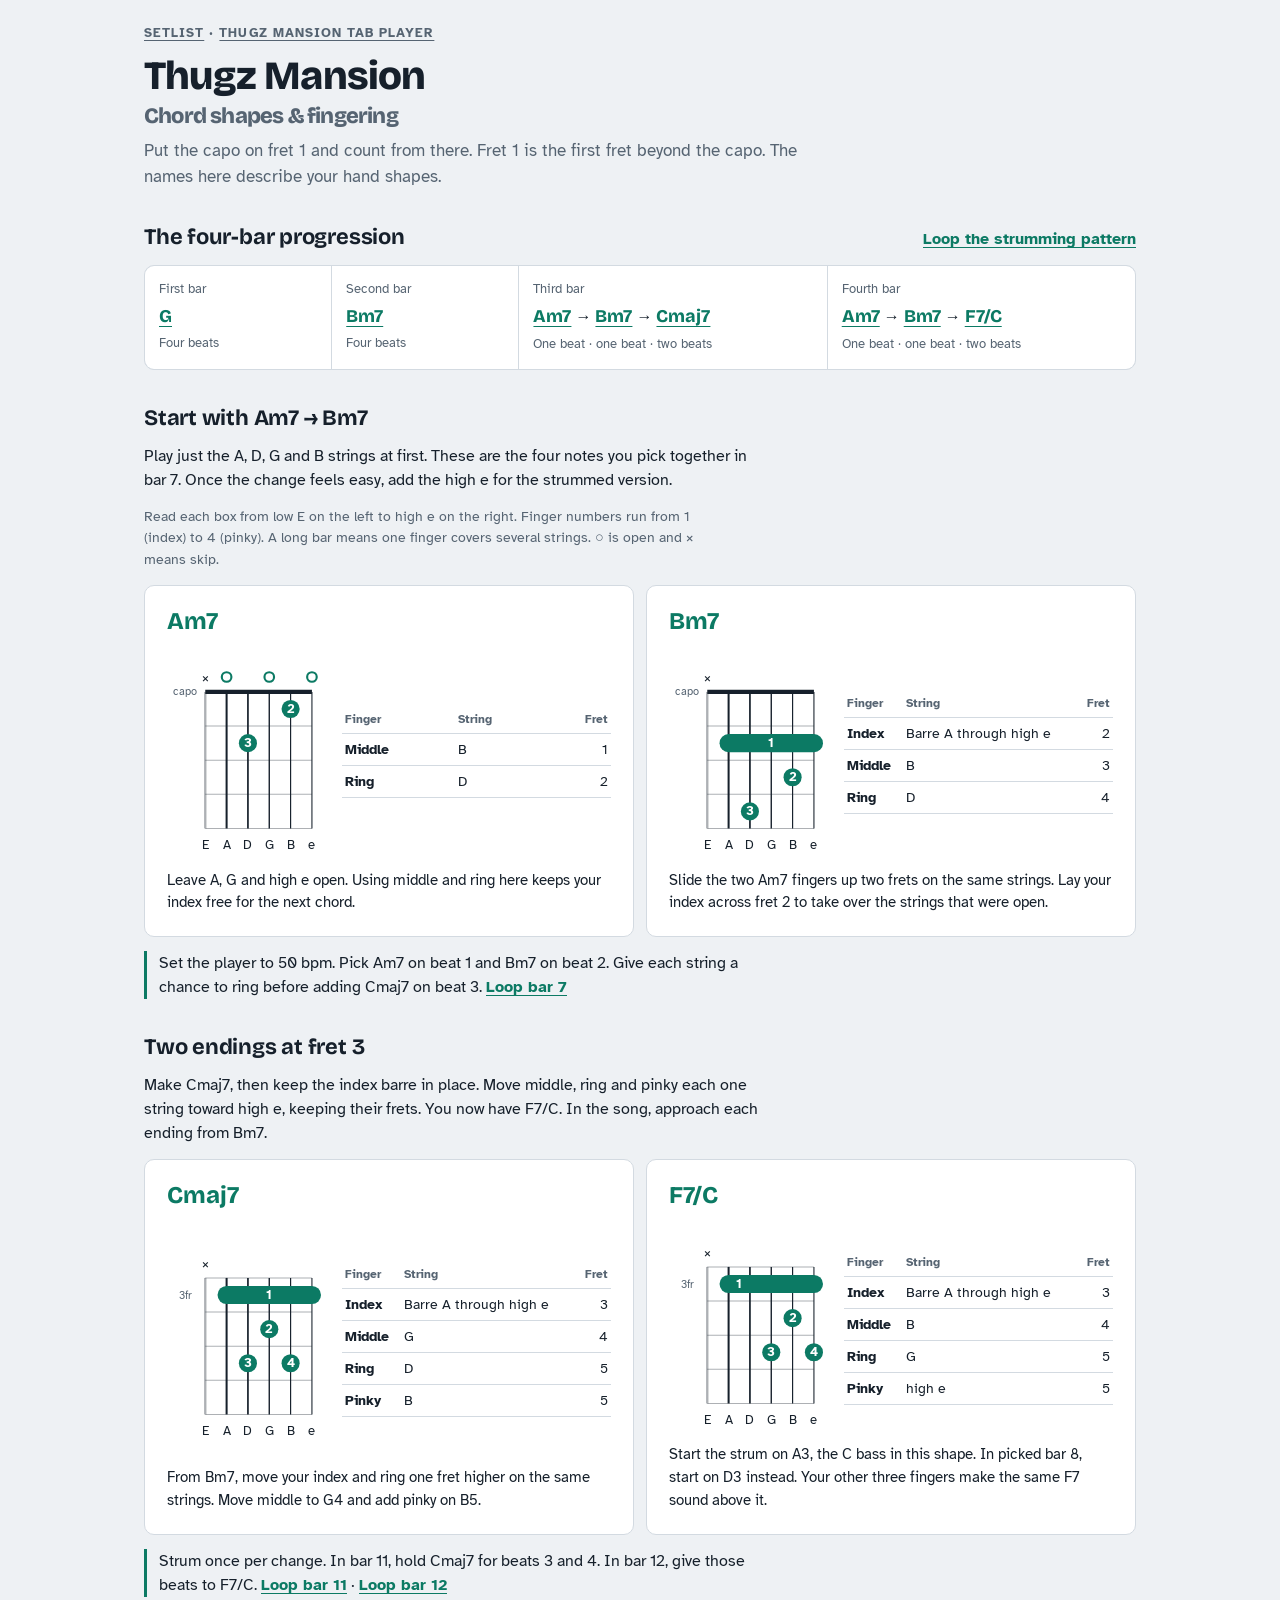
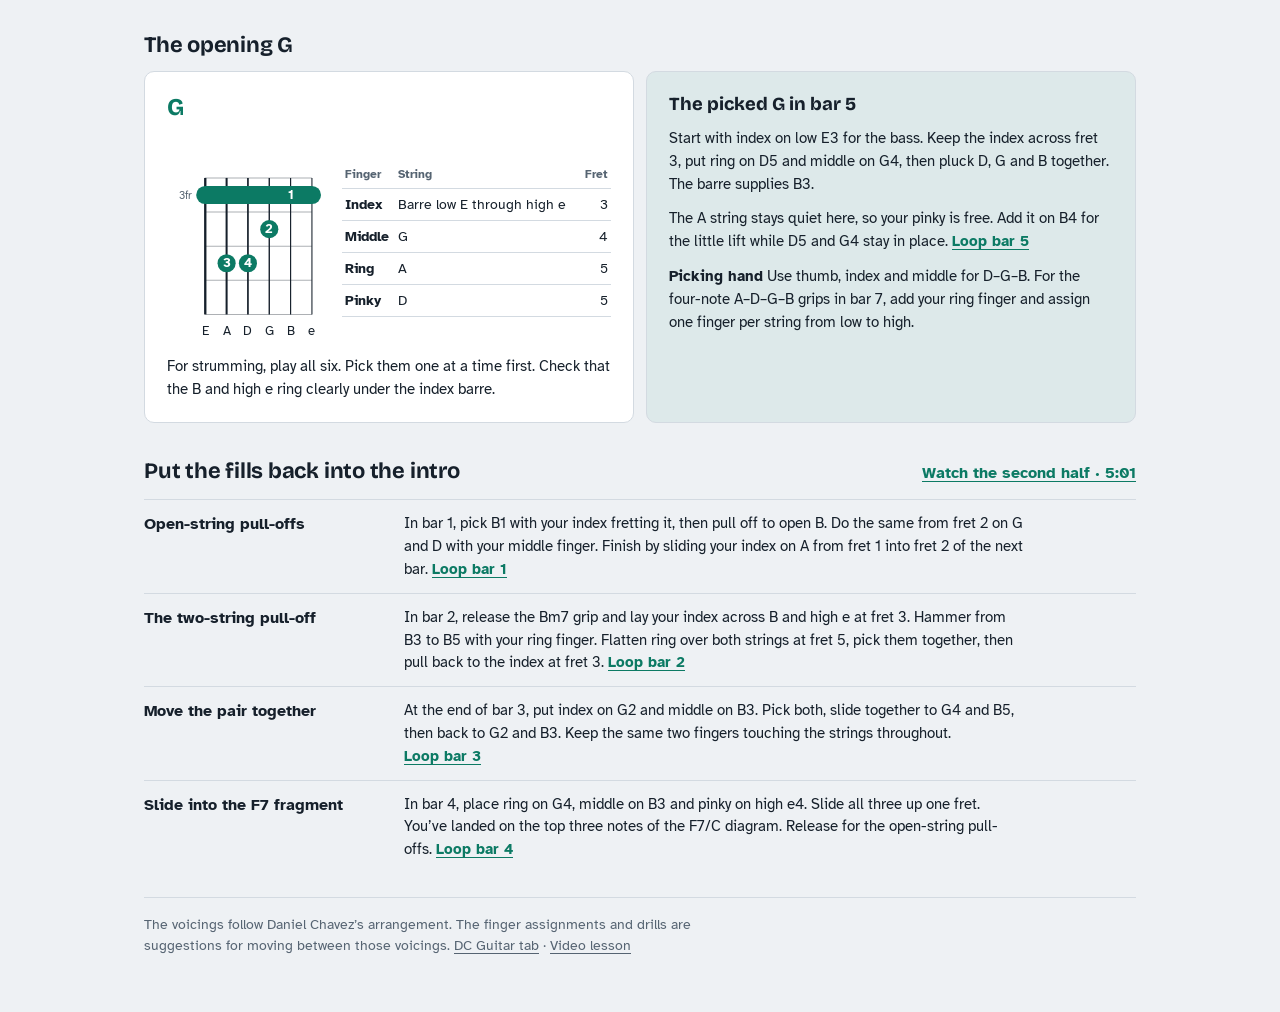
<file: thugz-mansion/chords.html>
<!DOCTYPE html>
<html lang="en">
<head>
<meta charset="utf-8">
<meta name="viewport" content="width=device-width, initial-scale=1">
<title>Thugz Mansion · Chord shapes and fingering</title>
<link rel="preconnect" href="https://fonts.googleapis.com">
<link rel="preconnect" href="https://fonts.gstatic.com" crossorigin>
<link href="https://fonts.googleapis.com/css2?family=Atkinson+Hyperlegible:wght@400;700&amp;family=Bricolage+Grotesque:opsz,wght@12..96,600..800&amp;display=swap" rel="stylesheet">
<style>
:root {
  --bg: #eef1f4;
  --surface: #ffffff;
  --ink: #16202b;
  --muted: #566472;
  --line: #d3dae1;
  --open: #0c7a64;
  --on-dot: #ffffff;
  --pill: #e3e8ed;
  --wash: rgb(12 122 100 / .07);
  --font-display: "Bricolage Grotesque", "Avenir Next", "Segoe UI", sans-serif;
  --font-body: "Atkinson Hyperlegible", "Helvetica Neue", Arial, sans-serif;
}
@media (prefers-color-scheme: dark) {
  :root:not([data-theme="light"]) {
    color-scheme: dark;
    --bg: #10161d; --surface: #19212b; --ink: #e9eef3; --muted: #9aa8b6; --line: #2d3946;
    --open: #5ad0b3; --on-dot: #10161d; --pill: #2b3643; --wash: rgb(90 208 179 / .09);
  }
}
:root[data-theme="dark"] {
  color-scheme: dark;
  --bg: #10161d; --surface: #19212b; --ink: #e9eef3; --muted: #9aa8b6; --line: #2d3946;
  --open: #5ad0b3; --on-dot: #10161d; --pill: #2b3643; --wash: rgb(90 208 179 / .09);
}

* { box-sizing: border-box; }
html { -webkit-text-size-adjust: 100%; }
body { margin: 0; background: var(--bg); color: var(--ink); font: 400 16px/1.5 var(--font-body); }
main { max-width: 1024px; margin: 0 auto; padding: 24px 16px 56px; display: grid; gap: 36px; }
h1, h2 { font-family: var(--font-display); text-wrap: balance; margin: 0; line-height: 1.1; }
h1 { font-size: clamp(1.75rem, 7vw, 2.5rem); font-weight: 800; letter-spacing: -0.02em; }
h2 { font-size: 1.375rem; font-weight: 700; letter-spacing: -0.01em; }
p { margin: 0; max-width: 62ch; }
a { color: inherit; }
:is(a, button, input, select, summary):focus-visible { outline: 3px solid var(--open); outline-offset: 2px; border-radius: 4px; }
section { display: grid; gap: 14px; }
header.top { display: grid; gap: 10px; }
.eyebrow { font-size: .8125rem; letter-spacing: .08em; text-transform: uppercase; color: var(--muted); font-weight: 700; }
.lede { font-size: 1.0625rem; color: var(--muted); }
.note { font-size: .9375rem; color: var(--muted); }
.sr { position: absolute; width: 1px; height: 1px; overflow: hidden; clip-path: inset(50%); white-space: nowrap; }

.passage { display: block; min-width: 0; padding: 14px; background: var(--surface); border: 1px solid var(--line); border-radius: 10px; }
.passage-head { display: flex; align-items: baseline; justify-content: space-between; gap: 12px; padding: 0 2px 12px; margin-bottom: 6px; border-bottom: 1px solid var(--line); }
.passage-head h2 { font-size: 1.15rem; }
.passage-head span, .meta { color: var(--muted); font-size: .875rem; font-variant-numeric: tabular-nums; }
.tab { display: grid; grid-template-columns: repeat(3, minmax(0, 1fr)); row-gap: 10px; }
.bar { position: relative; display: block; width: 100%; margin: 0; padding: 0; border: 0; border-radius: 6px; background: none; color: inherit; font: inherit; cursor: pointer; -webkit-tap-highlight-color: transparent; transition: opacity .15s; }
.bar svg { display: block; width: 100%; height: auto; }
.bar.out { opacity: .62; }          /* outside the part being looped */
.bar.now, .bar[aria-pressed="true"], .bar:hover { background: var(--wash); }
.bar[aria-pressed="true"] { box-shadow: inset 0 0 0 1.5px var(--open); }
svg text { font-family: var(--font-body); }
.sl { stroke: var(--ink); stroke-width: 1; opacity: .3; }
.bl { stroke: var(--ink); stroke-width: 1.2; opacity: .55; }
.guide { stroke: var(--ink); stroke-width: 1; opacity: .07; }
.bn { fill: var(--muted); font-size: 11px; font-variant-numeric: tabular-nums; }
.ch { fill: var(--open); font-family: var(--font-display); font-size: 15px; font-weight: 800; }
.pill { fill: var(--pill); }
.fr { fill: var(--ink); font-size: 13px; font-weight: 700; text-anchor: middle; font-variant-numeric: tabular-nums; }
.step.on .pill { fill: var(--open); }
.step.on .fr { fill: var(--on-dot); }
.slur { fill: none; stroke: var(--ink); stroke-width: 1.3; stroke-linecap: round; }
.tech { fill: var(--ink); font-size: 8px; font-weight: 700; text-anchor: middle; paint-order: stroke; stroke: var(--surface); stroke-width: 3px; }
.cnt { fill: var(--muted); font-size: 9.5px; text-anchor: middle; }
.cnt.hit { fill: var(--ink); font-weight: 700; opacity: 1; }
.cursor { stroke: var(--open); stroke-width: 2; stroke-linecap: round; opacity: 0; }
.bar.now .cursor { opacity: .9; }
.slab rect { fill: var(--surface); }
.slab text { fill: var(--muted); font-size: 8px; font-weight: 700; text-anchor: middle; }
.pick { stroke: var(--muted); stroke-width: 1.3; fill: none; }
.rest-tail { fill: var(--surface); stroke: var(--line); stroke-dasharray: 3 2; }
.rest-label { fill: var(--muted); font-size: 8.5px; text-anchor: middle; }
.step.on .rest-tail { stroke: var(--open); }
.step.on .rest-label { fill: var(--open); }

.practice { display: grid; gap: 16px; }
.controls { position: sticky; top: 6px; z-index: 2; display: flex; flex-wrap: wrap; align-items: center; gap: 8px 16px; padding: 8px 12px; background: var(--surface); border: 1px solid var(--line); border-radius: 12px; box-shadow: 0 4px 14px rgb(0 0 0 / .10); }
.pbtn { flex: none; display: inline-flex; align-items: center; justify-content: center; gap: 7px; min-width: 44px; min-height: 40px; padding: 0 13px; border: 1px solid var(--line); border-radius: 99px; background: transparent; color: var(--ink); font: 700 .8125rem/1 var(--font-body); font-variant-numeric: tabular-nums; cursor: pointer; -webkit-tap-highlight-color: transparent; }
.pbtn[aria-pressed="true"] { background: var(--ink); border-color: var(--ink); color: var(--bg); }
.go { min-width: 92px; min-height: 44px; background: var(--ink); border-color: var(--ink); color: var(--bg); font-size: .9375rem; }
.ico { width: 11px; height: 11px; fill: currentColor; flex: none; }
.go .ico-stop, .go[aria-pressed="true"] .ico-play { display: none; }
.go[aria-pressed="true"] .ico-stop { display: block; }
.tempo { flex: 1 1 190px; display: flex; align-items: center; gap: 8px; min-height: 40px; font-size: .8125rem; font-weight: 700; color: var(--muted); }
.tempo input { flex: 1 1 0; min-width: 0; accent-color: var(--open); }
.tempo output { min-width: 4.6em; color: var(--ink); font-variant-numeric: tabular-nums; }
.range { display: inline-flex; align-items: center; gap: 6px; color: var(--muted); font-size: .8125rem; font-weight: 700; }
.range select { min-height: 38px; max-width: 100%; border: 1px solid var(--line); border-radius: 6px; padding: 0 6px; background: var(--surface); color: var(--ink); font: inherit; }
.position { color: var(--muted); min-width: 6em; font-size: .8125rem; font-variant-numeric: tabular-nums; text-align: right; }
details { color: var(--muted); font-size: .9375rem; }
summary { color: var(--ink); font-weight: 700; cursor: pointer; width: fit-content; }
details[open] summary { margin-bottom: 10px; }
.click { display: inline-flex; align-items: center; gap: 6px; min-height: 40px; font-size: .8125rem; font-weight: 700; color: var(--muted); cursor: pointer; }
.click input { width: 18px; height: 18px; margin: 0; accent-color: var(--open); }

.facts { display: grid; grid-template-columns: repeat(auto-fit, minmax(150px, 1fr)); gap: 1px; margin: 0; background: var(--line); border: 1px solid var(--line); border-radius: 8px; overflow: hidden; }
.facts div { background: var(--surface); padding: 10px 12px; }
.facts dt { font-size: .75rem; letter-spacing: .06em; text-transform: uppercase; color: var(--muted); font-weight: 700; }
.facts dd { margin: 2px 0 0; font-size: .9375rem; }
.bars { list-style: none; margin: 0; padding: 0; display: grid; gap: 0; border-top: 1px solid var(--line); max-width: 68ch; }
.bars li { display: grid; grid-template-columns: 2.6em 3em 1fr; gap: 8px; align-items: baseline; padding: 10px 0; border-bottom: 1px solid var(--line); font-size: .9375rem; }
.bars .n { color: var(--muted); font-variant-numeric: tabular-nums; }
.bars .c { font: 800 1.0625rem/1.2 var(--font-display); color: var(--open); }
.linkrow { display: flex; flex-wrap: wrap; gap: 8px; }
.watch { display: inline-flex; align-items: center; gap: 7px; min-height: 40px; padding: 6px 14px 6px 12px; border-radius: 99px; background: var(--ink); color: var(--bg); text-decoration: none; font-size: .875rem; }
.watch b { font-variant-numeric: tabular-nums; }
.source { font-size: .875rem; color: var(--muted); border-top: 1px solid var(--line); padding-top: 16px; display: grid; gap: 8px; }
@media (max-width: 820px) {
  .tab { grid-template-columns: repeat(2, minmax(0, 1fr)); }
  .position { min-width: 0; }
}
@media (max-width: 580px) {
  main { padding: 18px 12px 38px; gap: 22px; }
  .tab { grid-template-columns: 1fr; }
  .controls { display: grid; grid-template-columns: auto minmax(0, 1fr) auto; gap: 4px 8px; }
  .tempo { grid-column: span 2; }
  .range { grid-column: span 2; justify-self: start; }
  .position { display: none; }
  .passage { padding: 11px; }
}
@media print {
  body { background: #fff; }
  .controls, .linkrow, .hint { display: none; }
  .bar.out { opacity: 1; }
  .tab { grid-template-columns: repeat(3, minmax(0, 1fr)); }
  .bar { break-inside: avoid; }
  .passage-head { break-after: avoid; }
}

h1 span { display: block; color: var(--muted); font-size: .55em; margin-top: .3em; }
h3 { margin: 0; font: 750 1.5rem/1.15 var(--font-display); }
main a { text-underline-offset: .2em; }
.section-head { display: flex; flex-wrap: wrap; align-items: baseline; justify-content: space-between; gap: 8px 20px; }
.section-head > a, .drill a, .picked a, .fills a { color: var(--open); font-weight: 700; }
.map, .pair { display: grid; gap: 12px; }
.map { grid-template-columns: 1fr 1fr 1.65fr 1.65fr; gap: 1px; overflow: hidden; border: 1px solid var(--line); border-radius: 10px; background: var(--line); }
.map > div { display: grid; align-content: start; gap: 6px; padding: 14px; background: var(--surface); }
.map span, .map small { color: var(--muted); font-size: .8rem; }
.map a { color: var(--open); font: 750 1.12rem/1.25 var(--font-display); }
.map a:not(:hover) { text-decoration-thickness: 1px; }
.pair { grid-template-columns: repeat(2, minmax(0, 1fr)); }
.key { font-size: .9rem; color: var(--muted); }
.grip, .picked { padding: clamp(14px, 2vw, 22px); border: 1px solid var(--line); border-radius: 10px; background: var(--surface); }
.grip { display: grid; grid-template-rows: auto 1fr auto; gap: 10px; scroll-margin-top: 16px; }
.grip:target { outline: 2px solid var(--open); }
.grip h3 { color: var(--open); }
.grip-body { display: grid; align-items: center; grid-template-columns: minmax(96px, .85fr) minmax(150px, 1.4fr); gap: 12px; }
.chordbox { display: block; width: 100%; max-width: 160px; justify-self: center; }
.chordbox .string, .chordbox .fret, .chordbox .nut { stroke: var(--ink); }
.chordbox .string-off, .chordbox .fret { opacity: .35; }
.chordbox .nut { stroke-width: 4; }
.chordbox .dot { fill: var(--open); }
.chordbox .fn { text-anchor: middle; fill: var(--on-dot); font-size: 12px; font-weight: 700; }
.chordbox .nn, .chordbox .mk { text-anchor: middle; fill: var(--ink); font-size: 12px; }
.chordbox .startfret, .chordbox .capolab { text-anchor: end; fill: var(--muted); font-size: 10px; }
.chordbox .openring { fill: none; stroke: var(--open); stroke-width: 2; }
.grip table { width: 100%; border-collapse: collapse; font-size: .875rem; text-align: left; }
.grip th, .grip td { padding: 5px 3px; vertical-align: baseline; border-bottom: 1px solid var(--line); }
.grip thead { color: var(--muted); font-size: .75rem; }
.grip tr > :last-child { text-align: right; }
.grip p, .picked p, .fills p { font-size: .95rem; }
.drill { padding-left: 12px; border-left: 3px solid var(--open); }
.drill a, .picked a, .fills a { display: inline-block; }
.picked { display: grid; align-content: start; gap: 12px; background: var(--wash); }
.picked h3 { font-size: 1.15rem; }
.fills { list-style: none; display: grid; gap: 12px; padding: 0; margin: 0; }
.fills li { display: grid; grid-template-columns: minmax(10em, 1fr) 3fr; gap: 16px; padding-top: 12px; border-top: 1px solid var(--line); }
@media (max-width: 800px) {
  .pair { grid-template-columns: 1fr; }
  .map { grid-template-columns: repeat(2, minmax(0, 1fr)); }
}
@media (max-width: 580px) {
  .fills li { grid-template-columns: 1fr; gap: 3px; }
  .map > div { padding: 10px; }
  .grip-body { gap: 8px; }
}
@media print {
  .grip, .picked, .map, .fills li { break-inside: avoid; }
}
</style>
</head>
<body>
<main>
<header class="top">
  <p class="eyebrow"><a href="../index.html">Setlist</a> · <a href="index.html">Thugz Mansion tab player</a></p>
  <h1>Thugz Mansion <span>Chord shapes &amp; fingering</span></h1>
  <p class="lede">Put the capo on fret 1 and count from there. Fret 1 is the first fret beyond the capo. The names here describe your hand shapes.</p>
</header>

<section aria-labelledby="progression">
  <div class="section-head"><h2 id="progression">The four-bar progression</h2><a href="index.html#section-9">Loop the strumming pattern</a></div>
  <div class="map">
    <div><span>First bar</span><a href="#g">G</a><small>Four beats</small></div>
    <div><span>Second bar</span><a href="#bm7">Bm7</a><small>Four beats</small></div>
    <div><span>Third bar</span><div><a href="#am7">Am7</a> → <a href="#bm7">Bm7</a> → <a href="#cmaj7">Cmaj7</a></div><small>One beat · one beat · two beats</small></div>
    <div><span>Fourth bar</span><div><a href="#am7">Am7</a> → <a href="#bm7">Bm7</a> → <a href="#f7-c">F7/C</a></div><small>One beat · one beat · two beats</small></div>
  </div>
</section>

<section aria-labelledby="first-change">
  <h2 id="first-change">Start with Am7 → Bm7</h2>
  <p>Play just the A, D, G and B strings at first. These are the four notes you pick together in bar 7. Once the change feels easy, add the high e for the strummed version.</p>
  <p class="key">Read each box from low E on the left to high e on the right. Finger numbers run from 1 (index) to 4 (pinky). A long bar means one finger covers several strings. ○ is open and × means skip.</p>
  <div class="pair"><article class="grip" id="am7">
  <h3>Am7</h3>
  <div class="grip-body"><svg class="chordbox" viewBox="0 0 150 200" role="img" aria-label="Am7 chord diagram, frets counted from the capo: string 5 open, string 4 fret 2, string 3 open, string 2 fret 1, string 1 open"><line class="nut" x1="34" y1="44" x2="134" y2="44"/><line class="fret" x1="34" y1="76" x2="134" y2="76"/><line class="fret" x1="34" y1="108" x2="134" y2="108"/><line class="fret" x1="34" y1="140" x2="134" y2="140"/><line class="fret" x1="34" y1="172" x2="134" y2="172"/><line class="string string-off" x1="34" y1="44" x2="34" y2="172" stroke-width="2.2"/><line class="string" x1="54" y1="44" x2="54" y2="172" stroke-width="1.9"/><line class="string" x1="74" y1="44" x2="74" y2="172" stroke-width="1.6"/><line class="string" x1="94" y1="44" x2="94" y2="172" stroke-width="1.3"/><line class="string" x1="114" y1="44" x2="114" y2="172" stroke-width="1.1"/><line class="string" x1="134" y1="44" x2="134" y2="172" stroke-width="1.0"/><text class="capolab" x="26" y="47">capo</text><text class="mk" x="34" y="35">×</text><circle class="openring" cx="54" cy="30" r="4.5"/><circle class="openring" cx="94" cy="30" r="4.5"/><circle class="openring" cx="134" cy="30" r="4.5"/><circle class="dot" cx="74" cy="92" r="8.5"/><text class="fn" x="74" y="95.8">3</text><circle class="dot" cx="114" cy="60" r="8.5"/><text class="fn" x="114" y="63.8">2</text><text class="nn" x="34" y="191">E</text><text class="nn" x="54" y="191">A</text><text class="nn" x="74" y="191">D</text><text class="nn" x="94" y="191">G</text><text class="nn" x="114" y="191">B</text><text class="nn" x="134" y="191">e</text></svg>
    <table><thead><tr><th scope="col">Finger</th><th scope="col">String</th><th scope="col">Fret</th></tr></thead>
    <tbody><tr><th scope="row">Middle</th><td>B</td><td>1</td></tr><tr><th scope="row">Ring</th><td>D</td><td>2</td></tr></tbody></table>
  </div>
  <p>Leave A, G and high e open. Using middle and ring here keeps your index free for the next chord.</p>
</article><article class="grip" id="bm7">
  <h3>Bm7</h3>
  <div class="grip-body"><svg class="chordbox" viewBox="0 0 150 200" role="img" aria-label="Bm7 chord diagram, frets counted from the capo: string 5 fret 2, string 4 fret 4, string 3 fret 2, string 2 fret 3, string 1 fret 2"><line class="nut" x1="34" y1="44" x2="134" y2="44"/><line class="fret" x1="34" y1="76" x2="134" y2="76"/><line class="fret" x1="34" y1="108" x2="134" y2="108"/><line class="fret" x1="34" y1="140" x2="134" y2="140"/><line class="fret" x1="34" y1="172" x2="134" y2="172"/><line class="string string-off" x1="34" y1="44" x2="34" y2="172" stroke-width="2.2"/><line class="string" x1="54" y1="44" x2="54" y2="172" stroke-width="1.9"/><line class="string" x1="74" y1="44" x2="74" y2="172" stroke-width="1.6"/><line class="string" x1="94" y1="44" x2="94" y2="172" stroke-width="1.3"/><line class="string" x1="114" y1="44" x2="114" y2="172" stroke-width="1.1"/><line class="string" x1="134" y1="44" x2="134" y2="172" stroke-width="1.0"/><text class="capolab" x="26" y="47">capo</text><text class="mk" x="34" y="35">×</text><rect class="dot" x="45.5" y="83.5" width="97" height="17" rx="8.5"/><text class="fn" x="94" y="95.8">1</text><circle class="dot" cx="74" cy="156" r="8.5"/><text class="fn" x="74" y="159.8">3</text><circle class="dot" cx="114" cy="124" r="8.5"/><text class="fn" x="114" y="127.8">2</text><text class="nn" x="34" y="191">E</text><text class="nn" x="54" y="191">A</text><text class="nn" x="74" y="191">D</text><text class="nn" x="94" y="191">G</text><text class="nn" x="114" y="191">B</text><text class="nn" x="134" y="191">e</text></svg>
    <table><thead><tr><th scope="col">Finger</th><th scope="col">String</th><th scope="col">Fret</th></tr></thead>
    <tbody><tr><th scope="row">Index</th><td>Barre A through high e</td><td>2</td></tr><tr><th scope="row">Middle</th><td>B</td><td>3</td></tr><tr><th scope="row">Ring</th><td>D</td><td>4</td></tr></tbody></table>
  </div>
  <p>Slide the two Am7 fingers up two frets on the same strings. Lay your index across fret 2 to take over the strings that were open.</p>
</article></div>
  <p class="drill">Set the player to 50 bpm. Pick Am7 on beat 1 and Bm7 on beat 2. Give each string a chance to ring before adding Cmaj7 on beat 3. <a href="index.html#bar-7">Loop bar 7</a></p>
</section>

<section aria-labelledby="endings">
  <h2 id="endings">Two endings at fret 3</h2>
  <p>Make Cmaj7, then keep the index barre in place. Move middle, ring and pinky each one string toward high e, keeping their frets. You now have F7/C. In the song, approach each ending from Bm7.</p>
  <div class="pair"><article class="grip" id="cmaj7">
  <h3>Cmaj7</h3>
  <div class="grip-body"><svg class="chordbox" viewBox="0 0 150 200" role="img" aria-label="Cmaj7 chord diagram, frets counted from the capo: string 5 fret 3, string 4 fret 5, string 3 fret 4, string 2 fret 5, string 1 fret 3"><line class="fret" x1="34" y1="44" x2="134" y2="44"/><line class="fret" x1="34" y1="76" x2="134" y2="76"/><line class="fret" x1="34" y1="108" x2="134" y2="108"/><line class="fret" x1="34" y1="140" x2="134" y2="140"/><line class="fret" x1="34" y1="172" x2="134" y2="172"/><line class="string string-off" x1="34" y1="44" x2="34" y2="172" stroke-width="2.2"/><line class="string" x1="54" y1="44" x2="54" y2="172" stroke-width="1.9"/><line class="string" x1="74" y1="44" x2="74" y2="172" stroke-width="1.6"/><line class="string" x1="94" y1="44" x2="94" y2="172" stroke-width="1.3"/><line class="string" x1="114" y1="44" x2="114" y2="172" stroke-width="1.1"/><line class="string" x1="134" y1="44" x2="134" y2="172" stroke-width="1.0"/><text class="startfret" x="22" y="64.0">3fr</text><text class="mk" x="34" y="35">×</text><rect class="dot" x="45.5" y="51.5" width="97" height="17" rx="8.5"/><text class="fn" x="94.0" y="63.8">1</text><circle class="dot" cx="74" cy="124" r="8.5"/><text class="fn" x="74" y="127.8">3</text><circle class="dot" cx="94" cy="92" r="8.5"/><text class="fn" x="94" y="95.8">2</text><circle class="dot" cx="114" cy="124" r="8.5"/><text class="fn" x="114" y="127.8">4</text><text class="nn" x="34" y="191">E</text><text class="nn" x="54" y="191">A</text><text class="nn" x="74" y="191">D</text><text class="nn" x="94" y="191">G</text><text class="nn" x="114" y="191">B</text><text class="nn" x="134" y="191">e</text></svg>
    <table><thead><tr><th scope="col">Finger</th><th scope="col">String</th><th scope="col">Fret</th></tr></thead>
    <tbody><tr><th scope="row">Index</th><td>Barre A through high e</td><td>3</td></tr><tr><th scope="row">Middle</th><td>G</td><td>4</td></tr><tr><th scope="row">Ring</th><td>D</td><td>5</td></tr><tr><th scope="row">Pinky</th><td>B</td><td>5</td></tr></tbody></table>
  </div>
  <p>From Bm7, move your index and ring one fret higher on the same strings. Move middle to G4 and add pinky on B5.</p>
</article><article class="grip" id="f7-c">
  <h3>F7/C</h3>
  <div class="grip-body"><svg class="chordbox" viewBox="0 0 150 200" role="img" aria-label="F7/C chord diagram, frets counted from the capo: string 5 fret 3, string 4 fret 3, string 3 fret 5, string 2 fret 4, string 1 fret 5"><line class="fret" x1="34" y1="44" x2="134" y2="44"/><line class="fret" x1="34" y1="76" x2="134" y2="76"/><line class="fret" x1="34" y1="108" x2="134" y2="108"/><line class="fret" x1="34" y1="140" x2="134" y2="140"/><line class="fret" x1="34" y1="172" x2="134" y2="172"/><line class="string string-off" x1="34" y1="44" x2="34" y2="172" stroke-width="2.2"/><line class="string" x1="54" y1="44" x2="54" y2="172" stroke-width="1.9"/><line class="string" x1="74" y1="44" x2="74" y2="172" stroke-width="1.6"/><line class="string" x1="94" y1="44" x2="94" y2="172" stroke-width="1.3"/><line class="string" x1="114" y1="44" x2="114" y2="172" stroke-width="1.1"/><line class="string" x1="134" y1="44" x2="134" y2="172" stroke-width="1.0"/><text class="startfret" x="22" y="64.0">3fr</text><text class="mk" x="34" y="35">×</text><rect class="dot" x="45.5" y="51.5" width="97" height="17" rx="8.5"/><text class="fn" x="64.0" y="63.8">1</text><circle class="dot" cx="94" cy="124" r="8.5"/><text class="fn" x="94" y="127.8">3</text><circle class="dot" cx="114" cy="92" r="8.5"/><text class="fn" x="114" y="95.8">2</text><circle class="dot" cx="134" cy="124" r="8.5"/><text class="fn" x="134" y="127.8">4</text><text class="nn" x="34" y="191">E</text><text class="nn" x="54" y="191">A</text><text class="nn" x="74" y="191">D</text><text class="nn" x="94" y="191">G</text><text class="nn" x="114" y="191">B</text><text class="nn" x="134" y="191">e</text></svg>
    <table><thead><tr><th scope="col">Finger</th><th scope="col">String</th><th scope="col">Fret</th></tr></thead>
    <tbody><tr><th scope="row">Index</th><td>Barre A through high e</td><td>3</td></tr><tr><th scope="row">Middle</th><td>B</td><td>4</td></tr><tr><th scope="row">Ring</th><td>G</td><td>5</td></tr><tr><th scope="row">Pinky</th><td>high e</td><td>5</td></tr></tbody></table>
  </div>
  <p>Start the strum on A3, the C bass in this shape. In picked bar 8, start on D3 instead. Your other three fingers make the same F7 sound above it.</p>
</article></div>
  <p class="drill">Strum once per change. In bar 11, hold Cmaj7 for beats 3 and 4. In bar 12, give those beats to F7/C. <a href="index.html#bar-11">Loop bar 11</a> · <a href="index.html#bar-12">Loop bar 12</a></p>
</section>

<section aria-labelledby="opening">
  <h2 id="opening">The opening G</h2>
  <div class="pair"><article class="grip" id="g">
  <h3>G</h3>
  <div class="grip-body"><svg class="chordbox" viewBox="0 0 150 200" role="img" aria-label="G chord diagram, frets counted from the capo: string 6 fret 3, string 5 fret 5, string 4 fret 5, string 3 fret 4, string 2 fret 3, string 1 fret 3"><line class="fret" x1="34" y1="44" x2="134" y2="44"/><line class="fret" x1="34" y1="76" x2="134" y2="76"/><line class="fret" x1="34" y1="108" x2="134" y2="108"/><line class="fret" x1="34" y1="140" x2="134" y2="140"/><line class="fret" x1="34" y1="172" x2="134" y2="172"/><line class="string" x1="34" y1="44" x2="34" y2="172" stroke-width="2.2"/><line class="string" x1="54" y1="44" x2="54" y2="172" stroke-width="1.9"/><line class="string" x1="74" y1="44" x2="74" y2="172" stroke-width="1.6"/><line class="string" x1="94" y1="44" x2="94" y2="172" stroke-width="1.3"/><line class="string" x1="114" y1="44" x2="114" y2="172" stroke-width="1.1"/><line class="string" x1="134" y1="44" x2="134" y2="172" stroke-width="1.0"/><text class="startfret" x="22" y="64.0">3fr</text><rect class="dot" x="25.5" y="51.5" width="117" height="17" rx="8.5"/><text class="fn" x="114" y="63.8">1</text><circle class="dot" cx="54" cy="124" r="8.5"/><text class="fn" x="54" y="127.8">3</text><circle class="dot" cx="74" cy="124" r="8.5"/><text class="fn" x="74" y="127.8">4</text><circle class="dot" cx="94" cy="92" r="8.5"/><text class="fn" x="94" y="95.8">2</text><text class="nn" x="34" y="191">E</text><text class="nn" x="54" y="191">A</text><text class="nn" x="74" y="191">D</text><text class="nn" x="94" y="191">G</text><text class="nn" x="114" y="191">B</text><text class="nn" x="134" y="191">e</text></svg>
    <table><thead><tr><th scope="col">Finger</th><th scope="col">String</th><th scope="col">Fret</th></tr></thead>
    <tbody><tr><th scope="row">Index</th><td>Barre low E through high e</td><td>3</td></tr><tr><th scope="row">Middle</th><td>G</td><td>4</td></tr><tr><th scope="row">Ring</th><td>A</td><td>5</td></tr><tr><th scope="row">Pinky</th><td>D</td><td>5</td></tr></tbody></table>
  </div>
  <p>For strumming, play all six. Pick them one at a time first. Check that the B and high e ring clearly under the index barre.</p>
</article>
    <article class="picked"><h3>The picked G in bar 5</h3>
      <p>Start with index on low E3 for the bass. Keep the index across fret 3, put ring on D5 and middle on G4, then pluck D, G and B together. The barre supplies B3.</p>
      <p>The A string stays quiet here, so your pinky is free. Add it on B4 for the little lift while D5 and G4 stay in place. <a href="index.html#bar-5">Loop bar 5</a></p>
      <p><strong>Picking hand</strong> Use thumb, index and middle for D–G–B. For the four-note A–D–G–B grips in bar 7, add your ring finger and assign one finger per string from low to high.</p>
    </article>
  </div>
</section>

<section aria-labelledby="fills">
  <div class="section-head"><h2 id="fills">Put the fills back into the intro</h2><a href="https://www.youtube.com/watch?v=Fzprg4riZIs&amp;t=301s">Watch the second half · 5:01</a></div>
  <ol class="fills">
    <li><strong>Open-string pull-offs</strong><p>In bar 1, pick B1 with your index fretting it, then pull off to open B. Do the same from fret 2 on G and D with your middle finger. Finish by sliding your index on A from fret 1 into fret 2 of the next bar. <a href="index.html#bar-1">Loop bar 1</a></p></li>
    <li><strong>The two-string pull-off</strong><p>In bar 2, release the Bm7 grip and lay your index across B and high e at fret 3. Hammer from B3 to B5 with your ring finger. Flatten ring over both strings at fret 5, pick them together, then pull back to the index at fret 3. <a href="index.html#bar-2">Loop bar 2</a></p></li>
    <li><strong>Move the pair together</strong><p>At the end of bar 3, put index on G2 and middle on B3. Pick both, slide together to G4 and B5, then back to G2 and B3. Keep the same two fingers touching the strings throughout. <a href="index.html#bar-3">Loop bar 3</a></p></li>
    <li><strong>Slide into the F7 fragment</strong><p>In bar 4, place ring on G4, middle on B3 and pinky on high e4. Slide all three up one fret. You’ve landed on the top three notes of the F7/C diagram. Release for the open-string pull-offs. <a href="index.html#bar-4">Loop bar 4</a></p></li>
  </ol>
</section>
<footer class="source"><p>The voicings follow Daniel Chavez’s arrangement. The finger assignments and drills are suggestions for moving between those voicings. <a href="https://dc-guitar.com/artists/tupac-shakur/thugz-mansion">DC Guitar tab</a> · <a href="https://www.youtube.com/watch?v=Fzprg4riZIs">Video lesson</a></p></footer>
</main>
</body>
</html>
</file>
